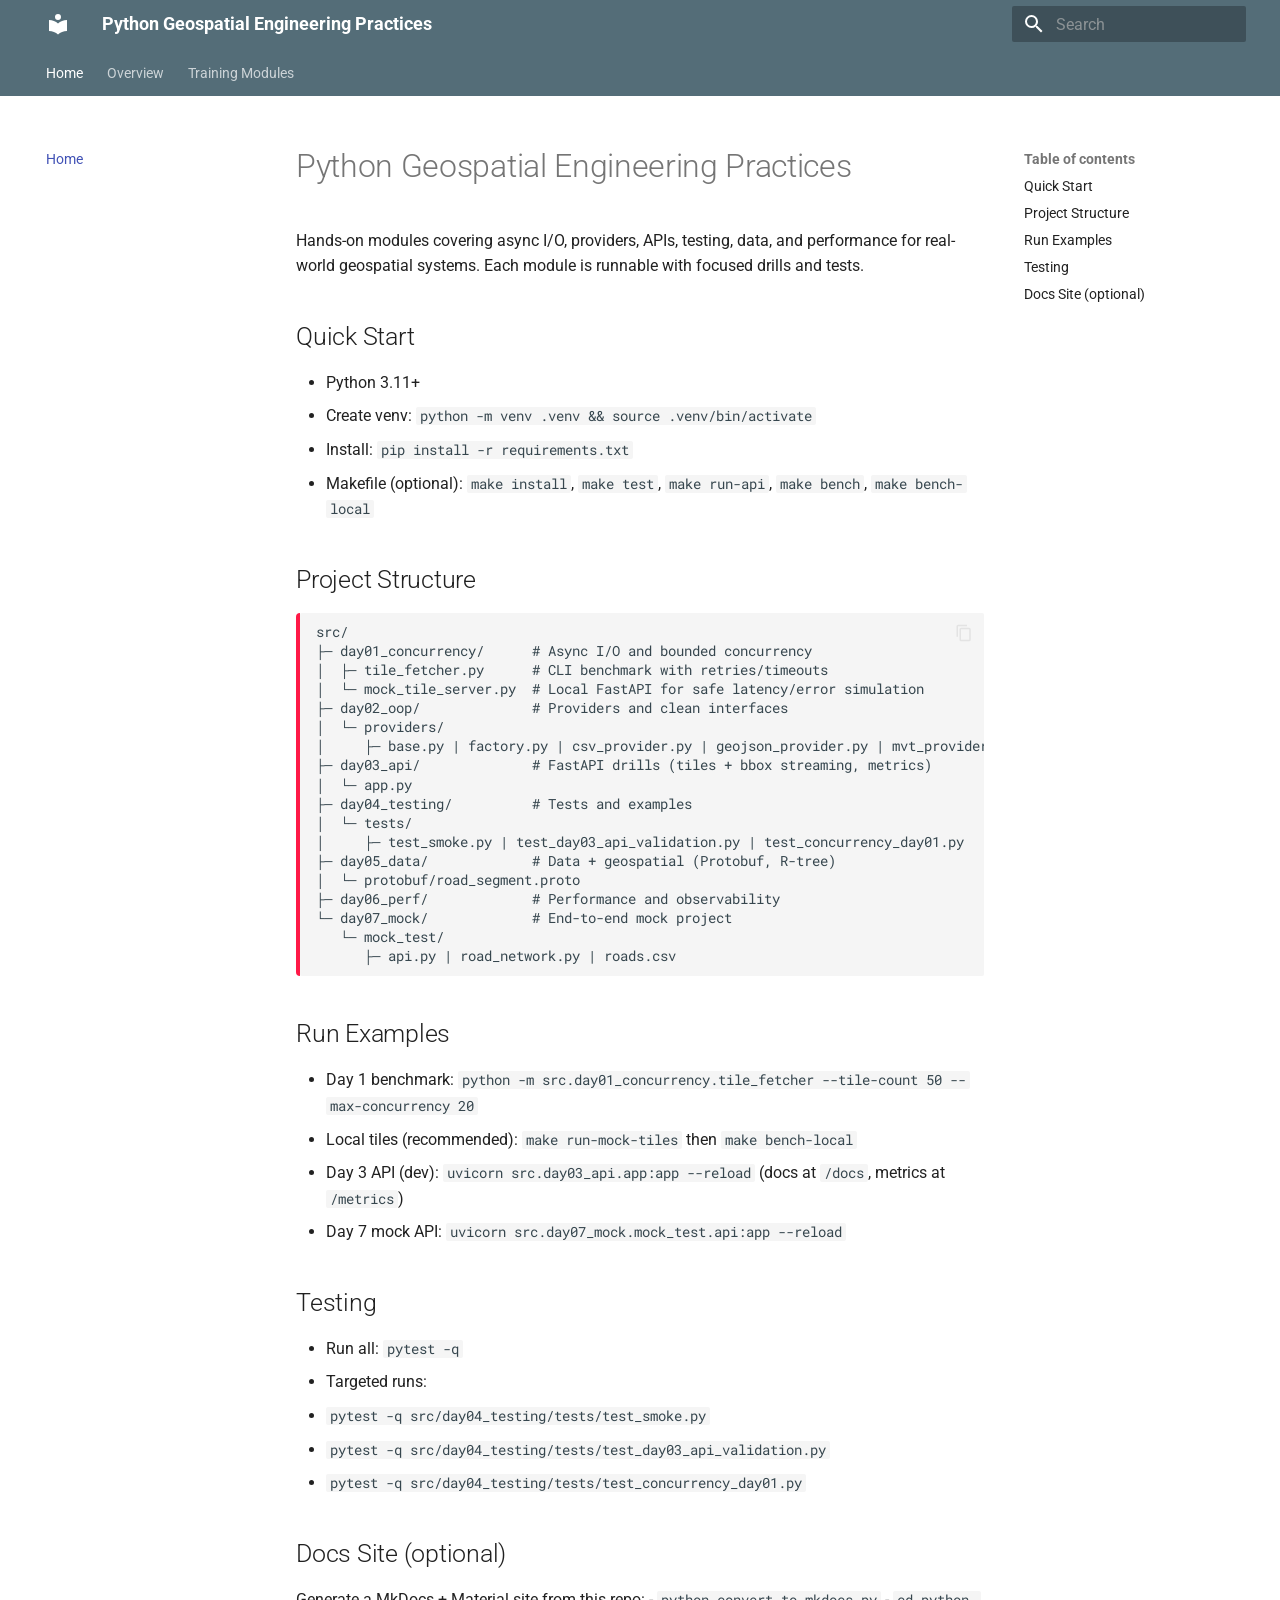
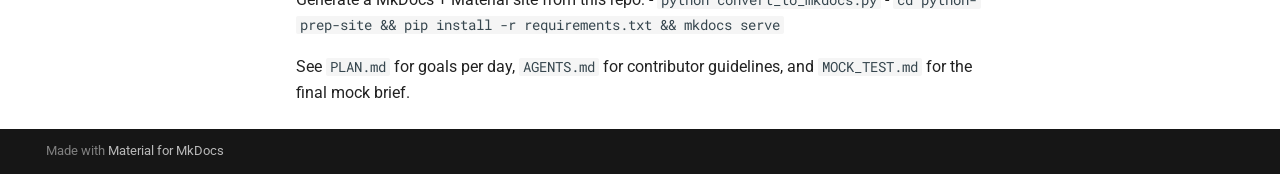
<file: python-prep-site/site/index.html>
<!doctype html>
<html lang="en" class="no-js">
  <head>
    
      <meta charset="utf-8">
      <meta name="viewport" content="width=device-width,initial-scale=1">
      
        <meta name="description" content="Practical patterns and drills for high-quality Python development with geospatial data">
      
      
      
      
      
        <link rel="next" href="study_plan/">
      
      
      <link rel="icon" href="assets/images/favicon.png">
      <meta name="generator" content="mkdocs-1.6.1, mkdocs-material-9.6.16">
    
    
      
        <title>Python Geospatial Engineering Practices</title>
      
    
    
      <link rel="stylesheet" href="assets/stylesheets/main.7e37652d.min.css">
      
        
        <link rel="stylesheet" href="assets/stylesheets/palette.06af60db.min.css">
      
      


    
    
      
    
    
      
        
        
        <link rel="preconnect" href="https://fonts.gstatic.com" crossorigin>
        <link rel="stylesheet" href="https://fonts.googleapis.com/css?family=Roboto:300,300i,400,400i,700,700i%7CRoboto+Mono:400,400i,700,700i&display=fallback">
        <style>:root{--md-text-font:"Roboto";--md-code-font:"Roboto Mono"}</style>
      
    
    
      <link rel="stylesheet" href="assets/_mkdocstrings.css">
    
      <link rel="stylesheet" href="stylesheets/extra.css">
    
    <script>__md_scope=new URL(".",location),__md_hash=e=>[...e].reduce(((e,_)=>(e<<5)-e+_.charCodeAt(0)),0),__md_get=(e,_=localStorage,t=__md_scope)=>JSON.parse(_.getItem(t.pathname+"."+e)),__md_set=(e,_,t=localStorage,a=__md_scope)=>{try{t.setItem(a.pathname+"."+e,JSON.stringify(_))}catch(e){}}</script>
    
      

    
    
    
  </head>
  
  
    
    
      
    
    
    
    
    <body dir="ltr" data-md-color-scheme="default" data-md-color-primary="blue-grey" data-md-color-accent="red">
  
    
    <input class="md-toggle" data-md-toggle="drawer" type="checkbox" id="__drawer" autocomplete="off">
    <input class="md-toggle" data-md-toggle="search" type="checkbox" id="__search" autocomplete="off">
    <label class="md-overlay" for="__drawer"></label>
    <div data-md-component="skip">
      
        
        <a href="#python-geospatial-engineering-practices" class="md-skip">
          Skip to content
        </a>
      
    </div>
    <div data-md-component="announce">
      
    </div>
    
    
      

<header class="md-header" data-md-component="header">
  <nav class="md-header__inner md-grid" aria-label="Header">
    <a href="." title="Python Geospatial Engineering Practices" class="md-header__button md-logo" aria-label="Python Geospatial Engineering Practices" data-md-component="logo">
      
  
  <svg xmlns="http://www.w3.org/2000/svg" viewBox="0 0 24 24"><path d="M12 8a3 3 0 0 0 3-3 3 3 0 0 0-3-3 3 3 0 0 0-3 3 3 3 0 0 0 3 3m0 3.54C9.64 9.35 6.5 8 3 8v11c3.5 0 6.64 1.35 9 3.54 2.36-2.19 5.5-3.54 9-3.54V8c-3.5 0-6.64 1.35-9 3.54"/></svg>

    </a>
    <label class="md-header__button md-icon" for="__drawer">
      
      <svg xmlns="http://www.w3.org/2000/svg" viewBox="0 0 24 24"><path d="M3 6h18v2H3zm0 5h18v2H3zm0 5h18v2H3z"/></svg>
    </label>
    <div class="md-header__title" data-md-component="header-title">
      <div class="md-header__ellipsis">
        <div class="md-header__topic">
          <span class="md-ellipsis">
            Python Geospatial Engineering Practices
          </span>
        </div>
        <div class="md-header__topic" data-md-component="header-topic">
          <span class="md-ellipsis">
            
              Home
            
          </span>
        </div>
      </div>
    </div>
    
      
        <form class="md-header__option" data-md-component="palette">
  
    
    
    
    <input class="md-option" data-md-color-media="" data-md-color-scheme="default" data-md-color-primary="blue-grey" data-md-color-accent="red"  aria-hidden="true"  type="radio" name="__palette" id="__palette_0">
    
  
    
    
    
    <input class="md-option" data-md-color-media="" data-md-color-scheme="slate" data-md-color-primary="blue-grey" data-md-color-accent="red"  aria-hidden="true"  type="radio" name="__palette" id="__palette_1">
    
  
</form>
      
    
    
      <script>var palette=__md_get("__palette");if(palette&&palette.color){if("(prefers-color-scheme)"===palette.color.media){var media=matchMedia("(prefers-color-scheme: light)"),input=document.querySelector(media.matches?"[data-md-color-media='(prefers-color-scheme: light)']":"[data-md-color-media='(prefers-color-scheme: dark)']");palette.color.media=input.getAttribute("data-md-color-media"),palette.color.scheme=input.getAttribute("data-md-color-scheme"),palette.color.primary=input.getAttribute("data-md-color-primary"),palette.color.accent=input.getAttribute("data-md-color-accent")}for(var[key,value]of Object.entries(palette.color))document.body.setAttribute("data-md-color-"+key,value)}</script>
    
    
    
      
      
        <label class="md-header__button md-icon" for="__search">
          
          <svg xmlns="http://www.w3.org/2000/svg" viewBox="0 0 24 24"><path d="M9.5 3A6.5 6.5 0 0 1 16 9.5c0 1.61-.59 3.09-1.56 4.23l.27.27h.79l5 5-1.5 1.5-5-5v-.79l-.27-.27A6.52 6.52 0 0 1 9.5 16 6.5 6.5 0 0 1 3 9.5 6.5 6.5 0 0 1 9.5 3m0 2C7 5 5 7 5 9.5S7 14 9.5 14 14 12 14 9.5 12 5 9.5 5"/></svg>
        </label>
        <div class="md-search" data-md-component="search" role="dialog">
  <label class="md-search__overlay" for="__search"></label>
  <div class="md-search__inner" role="search">
    <form class="md-search__form" name="search">
      <input type="text" class="md-search__input" name="query" aria-label="Search" placeholder="Search" autocapitalize="off" autocorrect="off" autocomplete="off" spellcheck="false" data-md-component="search-query" required>
      <label class="md-search__icon md-icon" for="__search">
        
        <svg xmlns="http://www.w3.org/2000/svg" viewBox="0 0 24 24"><path d="M9.5 3A6.5 6.5 0 0 1 16 9.5c0 1.61-.59 3.09-1.56 4.23l.27.27h.79l5 5-1.5 1.5-5-5v-.79l-.27-.27A6.52 6.52 0 0 1 9.5 16 6.5 6.5 0 0 1 3 9.5 6.5 6.5 0 0 1 9.5 3m0 2C7 5 5 7 5 9.5S7 14 9.5 14 14 12 14 9.5 12 5 9.5 5"/></svg>
        
        <svg xmlns="http://www.w3.org/2000/svg" viewBox="0 0 24 24"><path d="M20 11v2H8l5.5 5.5-1.42 1.42L4.16 12l7.92-7.92L13.5 5.5 8 11z"/></svg>
      </label>
      <nav class="md-search__options" aria-label="Search">
        
        <button type="reset" class="md-search__icon md-icon" title="Clear" aria-label="Clear" tabindex="-1">
          
          <svg xmlns="http://www.w3.org/2000/svg" viewBox="0 0 24 24"><path d="M19 6.41 17.59 5 12 10.59 6.41 5 5 6.41 10.59 12 5 17.59 6.41 19 12 13.41 17.59 19 19 17.59 13.41 12z"/></svg>
        </button>
      </nav>
      
        <div class="md-search__suggest" data-md-component="search-suggest"></div>
      
    </form>
    <div class="md-search__output">
      <div class="md-search__scrollwrap" tabindex="0" data-md-scrollfix>
        <div class="md-search-result" data-md-component="search-result">
          <div class="md-search-result__meta">
            Initializing search
          </div>
          <ol class="md-search-result__list" role="presentation"></ol>
        </div>
      </div>
    </div>
  </div>
</div>
      
    
    
  </nav>
  
</header>
    
    <div class="md-container" data-md-component="container">
      
      
        
          
            
<nav class="md-tabs" aria-label="Tabs" data-md-component="tabs">
  <div class="md-grid">
    <ul class="md-tabs__list">
      
        
  
  
  
    
  
  
    <li class="md-tabs__item md-tabs__item--active">
      <a href="." class="md-tabs__link">
        
  
  
    
  
  Home

      </a>
    </li>
  

      
        
  
  
  
  
    
    
      <li class="md-tabs__item">
        <a href="study_plan/" class="md-tabs__link">
          
  
  
  Overview

        </a>
      </li>
    
  

      
        
  
  
  
  
    
    
      
  
  
  
  
    
    
      <li class="md-tabs__item">
        <a href="day01_concurrency/" class="md-tabs__link">
          
  
  
  Training Modules

        </a>
      </li>
    
  

    
  

      
    </ul>
  </div>
</nav>
          
        
      
      <main class="md-main" data-md-component="main">
        <div class="md-main__inner md-grid">
          
            
              
              <div class="md-sidebar md-sidebar--primary" data-md-component="sidebar" data-md-type="navigation" >
                <div class="md-sidebar__scrollwrap">
                  <div class="md-sidebar__inner">
                    


  


<nav class="md-nav md-nav--primary md-nav--lifted" aria-label="Navigation" data-md-level="0">
  <label class="md-nav__title" for="__drawer">
    <a href="." title="Python Geospatial Engineering Practices" class="md-nav__button md-logo" aria-label="Python Geospatial Engineering Practices" data-md-component="logo">
      
  
  <svg xmlns="http://www.w3.org/2000/svg" viewBox="0 0 24 24"><path d="M12 8a3 3 0 0 0 3-3 3 3 0 0 0-3-3 3 3 0 0 0-3 3 3 3 0 0 0 3 3m0 3.54C9.64 9.35 6.5 8 3 8v11c3.5 0 6.64 1.35 9 3.54 2.36-2.19 5.5-3.54 9-3.54V8c-3.5 0-6.64 1.35-9 3.54"/></svg>

    </a>
    Python Geospatial Engineering Practices
  </label>
  
  <ul class="md-nav__list" data-md-scrollfix>
    
      
      
  
  
    
  
  
  
    <li class="md-nav__item md-nav__item--active">
      
      <input class="md-nav__toggle md-toggle" type="checkbox" id="__toc">
      
      
        
      
      
        <label class="md-nav__link md-nav__link--active" for="__toc">
          
  
  
  <span class="md-ellipsis">
    Home
    
  </span>
  

          <span class="md-nav__icon md-icon"></span>
        </label>
      
      <a href="." class="md-nav__link md-nav__link--active">
        
  
  
  <span class="md-ellipsis">
    Home
    
  </span>
  

      </a>
      
        

<nav class="md-nav md-nav--secondary" aria-label="Table of contents">
  
  
  
    
  
  
    <label class="md-nav__title" for="__toc">
      <span class="md-nav__icon md-icon"></span>
      Table of contents
    </label>
    <ul class="md-nav__list" data-md-component="toc" data-md-scrollfix>
      
        <li class="md-nav__item">
  <a href="#quick-start" class="md-nav__link">
    <span class="md-ellipsis">
      Quick Start
    </span>
  </a>
  
</li>
      
        <li class="md-nav__item">
  <a href="#project-structure" class="md-nav__link">
    <span class="md-ellipsis">
      Project Structure
    </span>
  </a>
  
</li>
      
        <li class="md-nav__item">
  <a href="#run-examples" class="md-nav__link">
    <span class="md-ellipsis">
      Run Examples
    </span>
  </a>
  
</li>
      
        <li class="md-nav__item">
  <a href="#testing" class="md-nav__link">
    <span class="md-ellipsis">
      Testing
    </span>
  </a>
  
</li>
      
        <li class="md-nav__item">
  <a href="#docs-site-optional" class="md-nav__link">
    <span class="md-ellipsis">
      Docs Site (optional)
    </span>
  </a>
  
</li>
      
    </ul>
  
</nav>
      
    </li>
  

    
      
      
  
  
  
  
    
    
    
    
      
      
        
      
    
    
    <li class="md-nav__item md-nav__item--nested">
      
        
        
        <input class="md-nav__toggle md-toggle " type="checkbox" id="__nav_2" >
        
          
          <label class="md-nav__link" for="__nav_2" id="__nav_2_label" tabindex="0">
            
  
  
  <span class="md-ellipsis">
    Overview
    
  </span>
  

            <span class="md-nav__icon md-icon"></span>
          </label>
        
        <nav class="md-nav" data-md-level="1" aria-labelledby="__nav_2_label" aria-expanded="false">
          <label class="md-nav__title" for="__nav_2">
            <span class="md-nav__icon md-icon"></span>
            Overview
          </label>
          <ul class="md-nav__list" data-md-scrollfix>
            
              
                
  
  
  
  
    <li class="md-nav__item">
      <a href="study_plan/" class="md-nav__link">
        
  
  
  <span class="md-ellipsis">
    Study Plan
    
  </span>
  

      </a>
    </li>
  

              
            
          </ul>
        </nav>
      
    </li>
  

    
      
      
  
  
  
  
    
    
    
    
      
      
        
      
    
    
    <li class="md-nav__item md-nav__item--nested">
      
        
        
        <input class="md-nav__toggle md-toggle " type="checkbox" id="__nav_3" >
        
          
          <label class="md-nav__link" for="__nav_3" id="__nav_3_label" tabindex="0">
            
  
  
  <span class="md-ellipsis">
    Training Modules
    
  </span>
  

            <span class="md-nav__icon md-icon"></span>
          </label>
        
        <nav class="md-nav" data-md-level="1" aria-labelledby="__nav_3_label" aria-expanded="false">
          <label class="md-nav__title" for="__nav_3">
            <span class="md-nav__icon md-icon"></span>
            Training Modules
          </label>
          <ul class="md-nav__list" data-md-scrollfix>
            
              
                
  
  
  
  
    
    
    
    
      
      
        
      
    
    
    <li class="md-nav__item md-nav__item--nested">
      
        
        
        <input class="md-nav__toggle md-toggle " type="checkbox" id="__nav_3_1" >
        
          
          <label class="md-nav__link" for="__nav_3_1" id="__nav_3_1_label" tabindex="0">
            
  
  
  <span class="md-ellipsis">
    Day 01 - Concurrency
    
  </span>
  

            <span class="md-nav__icon md-icon"></span>
          </label>
        
        <nav class="md-nav" data-md-level="2" aria-labelledby="__nav_3_1_label" aria-expanded="false">
          <label class="md-nav__title" for="__nav_3_1">
            <span class="md-nav__icon md-icon"></span>
            Day 01 - Concurrency
          </label>
          <ul class="md-nav__list" data-md-scrollfix>
            
              
                
  
  
  
  
    <li class="md-nav__item">
      <a href="day01_concurrency/" class="md-nav__link">
        
  
  
  <span class="md-ellipsis">
    Overview
    
  </span>
  

      </a>
    </li>
  

              
            
          </ul>
        </nav>
      
    </li>
  

              
            
              
                
  
  
  
  
    
    
    
    
      
      
        
      
    
    
    <li class="md-nav__item md-nav__item--nested">
      
        
        
        <input class="md-nav__toggle md-toggle " type="checkbox" id="__nav_3_2" >
        
          
          <label class="md-nav__link" for="__nav_3_2" id="__nav_3_2_label" tabindex="0">
            
  
  
  <span class="md-ellipsis">
    Day 02 - Oop
    
  </span>
  

            <span class="md-nav__icon md-icon"></span>
          </label>
        
        <nav class="md-nav" data-md-level="2" aria-labelledby="__nav_3_2_label" aria-expanded="false">
          <label class="md-nav__title" for="__nav_3_2">
            <span class="md-nav__icon md-icon"></span>
            Day 02 - Oop
          </label>
          <ul class="md-nav__list" data-md-scrollfix>
            
              
                
  
  
  
  
    <li class="md-nav__item">
      <a href="day02_oop/" class="md-nav__link">
        
  
  
  <span class="md-ellipsis">
    Overview
    
  </span>
  

      </a>
    </li>
  

              
            
          </ul>
        </nav>
      
    </li>
  

              
            
              
                
  
  
  
  
    
    
    
    
      
      
        
      
    
    
    <li class="md-nav__item md-nav__item--nested">
      
        
        
        <input class="md-nav__toggle md-toggle " type="checkbox" id="__nav_3_3" >
        
          
          <label class="md-nav__link" for="__nav_3_3" id="__nav_3_3_label" tabindex="0">
            
  
  
  <span class="md-ellipsis">
    Day 03 - Api
    
  </span>
  

            <span class="md-nav__icon md-icon"></span>
          </label>
        
        <nav class="md-nav" data-md-level="2" aria-labelledby="__nav_3_3_label" aria-expanded="false">
          <label class="md-nav__title" for="__nav_3_3">
            <span class="md-nav__icon md-icon"></span>
            Day 03 - Api
          </label>
          <ul class="md-nav__list" data-md-scrollfix>
            
              
                
  
  
  
  
    <li class="md-nav__item">
      <a href="day03_api/" class="md-nav__link">
        
  
  
  <span class="md-ellipsis">
    Overview
    
  </span>
  

      </a>
    </li>
  

              
            
          </ul>
        </nav>
      
    </li>
  

              
            
              
                
  
  
  
  
    
    
    
    
      
      
        
      
    
    
    <li class="md-nav__item md-nav__item--nested">
      
        
        
        <input class="md-nav__toggle md-toggle " type="checkbox" id="__nav_3_4" >
        
          
          <label class="md-nav__link" for="__nav_3_4" id="__nav_3_4_label" tabindex="0">
            
  
  
  <span class="md-ellipsis">
    Day 04 - Testing
    
  </span>
  

            <span class="md-nav__icon md-icon"></span>
          </label>
        
        <nav class="md-nav" data-md-level="2" aria-labelledby="__nav_3_4_label" aria-expanded="false">
          <label class="md-nav__title" for="__nav_3_4">
            <span class="md-nav__icon md-icon"></span>
            Day 04 - Testing
          </label>
          <ul class="md-nav__list" data-md-scrollfix>
            
              
                
  
  
  
  
    <li class="md-nav__item">
      <a href="day04_testing/" class="md-nav__link">
        
  
  
  <span class="md-ellipsis">
    Overview
    
  </span>
  

      </a>
    </li>
  

              
            
          </ul>
        </nav>
      
    </li>
  

              
            
              
                
  
  
  
  
    
    
    
    
      
      
        
      
    
    
    <li class="md-nav__item md-nav__item--nested">
      
        
        
        <input class="md-nav__toggle md-toggle " type="checkbox" id="__nav_3_5" >
        
          
          <label class="md-nav__link" for="__nav_3_5" id="__nav_3_5_label" tabindex="0">
            
  
  
  <span class="md-ellipsis">
    Day 05 - Data
    
  </span>
  

            <span class="md-nav__icon md-icon"></span>
          </label>
        
        <nav class="md-nav" data-md-level="2" aria-labelledby="__nav_3_5_label" aria-expanded="false">
          <label class="md-nav__title" for="__nav_3_5">
            <span class="md-nav__icon md-icon"></span>
            Day 05 - Data
          </label>
          <ul class="md-nav__list" data-md-scrollfix>
            
              
                
  
  
  
  
    <li class="md-nav__item">
      <a href="day05_data/" class="md-nav__link">
        
  
  
  <span class="md-ellipsis">
    Overview
    
  </span>
  

      </a>
    </li>
  

              
            
          </ul>
        </nav>
      
    </li>
  

              
            
              
                
  
  
  
  
    
    
    
    
      
      
        
      
    
    
    <li class="md-nav__item md-nav__item--nested">
      
        
        
        <input class="md-nav__toggle md-toggle " type="checkbox" id="__nav_3_6" >
        
          
          <label class="md-nav__link" for="__nav_3_6" id="__nav_3_6_label" tabindex="0">
            
  
  
  <span class="md-ellipsis">
    Day 06 - Perf
    
  </span>
  

            <span class="md-nav__icon md-icon"></span>
          </label>
        
        <nav class="md-nav" data-md-level="2" aria-labelledby="__nav_3_6_label" aria-expanded="false">
          <label class="md-nav__title" for="__nav_3_6">
            <span class="md-nav__icon md-icon"></span>
            Day 06 - Perf
          </label>
          <ul class="md-nav__list" data-md-scrollfix>
            
              
                
  
  
  
  
    <li class="md-nav__item">
      <a href="day06_perf/" class="md-nav__link">
        
  
  
  <span class="md-ellipsis">
    Overview
    
  </span>
  

      </a>
    </li>
  

              
            
          </ul>
        </nav>
      
    </li>
  

              
            
              
                
  
  
  
  
    
    
    
    
      
      
        
      
    
    
    <li class="md-nav__item md-nav__item--nested">
      
        
        
        <input class="md-nav__toggle md-toggle " type="checkbox" id="__nav_3_7" >
        
          
          <label class="md-nav__link" for="__nav_3_7" id="__nav_3_7_label" tabindex="0">
            
  
  
  <span class="md-ellipsis">
    Day 07 - Mock
    
  </span>
  

            <span class="md-nav__icon md-icon"></span>
          </label>
        
        <nav class="md-nav" data-md-level="2" aria-labelledby="__nav_3_7_label" aria-expanded="false">
          <label class="md-nav__title" for="__nav_3_7">
            <span class="md-nav__icon md-icon"></span>
            Day 07 - Mock
          </label>
          <ul class="md-nav__list" data-md-scrollfix>
            
              
                
  
  
  
  
    <li class="md-nav__item">
      <a href="day07_mock/" class="md-nav__link">
        
  
  
  <span class="md-ellipsis">
    Overview
    
  </span>
  

      </a>
    </li>
  

              
            
          </ul>
        </nav>
      
    </li>
  

              
            
          </ul>
        </nav>
      
    </li>
  

    
  </ul>
</nav>
                  </div>
                </div>
              </div>
            
            
              
              <div class="md-sidebar md-sidebar--secondary" data-md-component="sidebar" data-md-type="toc" >
                <div class="md-sidebar__scrollwrap">
                  <div class="md-sidebar__inner">
                    

<nav class="md-nav md-nav--secondary" aria-label="Table of contents">
  
  
  
    
  
  
    <label class="md-nav__title" for="__toc">
      <span class="md-nav__icon md-icon"></span>
      Table of contents
    </label>
    <ul class="md-nav__list" data-md-component="toc" data-md-scrollfix>
      
        <li class="md-nav__item">
  <a href="#quick-start" class="md-nav__link">
    <span class="md-ellipsis">
      Quick Start
    </span>
  </a>
  
</li>
      
        <li class="md-nav__item">
  <a href="#project-structure" class="md-nav__link">
    <span class="md-ellipsis">
      Project Structure
    </span>
  </a>
  
</li>
      
        <li class="md-nav__item">
  <a href="#run-examples" class="md-nav__link">
    <span class="md-ellipsis">
      Run Examples
    </span>
  </a>
  
</li>
      
        <li class="md-nav__item">
  <a href="#testing" class="md-nav__link">
    <span class="md-ellipsis">
      Testing
    </span>
  </a>
  
</li>
      
        <li class="md-nav__item">
  <a href="#docs-site-optional" class="md-nav__link">
    <span class="md-ellipsis">
      Docs Site (optional)
    </span>
  </a>
  
</li>
      
    </ul>
  
</nav>
                  </div>
                </div>
              </div>
            
          
          
            <div class="md-content" data-md-component="content">
              <article class="md-content__inner md-typeset">
                
                  



<h1 id="python-geospatial-engineering-practices">Python Geospatial Engineering Practices</h1>
<p>Hands-on modules covering async I/O, providers, APIs, testing, data, and performance for real-world geospatial systems. Each module is runnable with focused drills and tests.</p>
<h2 id="quick-start">Quick Start</h2>
<ul>
<li>Python 3.11+</li>
<li>Create venv: <code>python -m venv .venv &amp;&amp; source .venv/bin/activate</code></li>
<li>Install: <code>pip install -r requirements.txt</code></li>
<li>Makefile (optional): <code>make install</code>, <code>make test</code>, <code>make run-api</code>, <code>make bench</code>, <code>make bench-local</code></li>
</ul>
<h2 id="project-structure">Project Structure</h2>
<div class="highlight"><pre><span></span><code>src/
├─ day01_concurrency/      # Async I/O and bounded concurrency
│  ├─ tile_fetcher.py      # CLI benchmark with retries/timeouts
│  └─ mock_tile_server.py  # Local FastAPI for safe latency/error simulation
├─ day02_oop/              # Providers and clean interfaces
│  └─ providers/
│     ├─ base.py | factory.py | csv_provider.py | geojson_provider.py | mvt_provider.py
├─ day03_api/              # FastAPI drills (tiles + bbox streaming, metrics)
│  └─ app.py
├─ day04_testing/          # Tests and examples
│  └─ tests/
│     ├─ test_smoke.py | test_day03_api_validation.py | test_concurrency_day01.py
├─ day05_data/             # Data + geospatial (Protobuf, R-tree)
│  └─ protobuf/road_segment.proto
├─ day06_perf/             # Performance and observability
└─ day07_mock/             # End-to-end mock project
   └─ mock_test/
      ├─ api.py | road_network.py | roads.csv
</code></pre></div>
<h2 id="run-examples">Run Examples</h2>
<ul>
<li>Day 1 benchmark: <code>python -m src.day01_concurrency.tile_fetcher --tile-count 50 --max-concurrency 20</code></li>
<li>Local tiles (recommended): <code>make run-mock-tiles</code> then <code>make bench-local</code></li>
<li>Day 3 API (dev): <code>uvicorn src.day03_api.app:app --reload</code> (docs at <code>/docs</code>, metrics at <code>/metrics</code>)</li>
<li>Day 7 mock API: <code>uvicorn src.day07_mock.mock_test.api:app --reload</code></li>
</ul>
<h2 id="testing">Testing</h2>
<ul>
<li>Run all: <code>pytest -q</code></li>
<li>Targeted runs:</li>
<li><code>pytest -q src/day04_testing/tests/test_smoke.py</code></li>
<li><code>pytest -q src/day04_testing/tests/test_day03_api_validation.py</code></li>
<li><code>pytest -q src/day04_testing/tests/test_concurrency_day01.py</code></li>
</ul>
<h2 id="docs-site-optional">Docs Site (optional)</h2>
<p>Generate a MkDocs + Material site from this repo:
- <code>python convert_to_mkdocs.py</code>
- <code>cd python-prep-site &amp;&amp; pip install -r requirements.txt &amp;&amp; mkdocs serve</code></p>
<p>See <code>PLAN.md</code> for goals per day, <code>AGENTS.md</code> for contributor guidelines, and <code>MOCK_TEST.md</code> for the final mock brief.</p>












                
              </article>
            </div>
          
          
<script>var target=document.getElementById(location.hash.slice(1));target&&target.name&&(target.checked=target.name.startsWith("__tabbed_"))</script>
        </div>
        
      </main>
      
        <footer class="md-footer">
  
  <div class="md-footer-meta md-typeset">
    <div class="md-footer-meta__inner md-grid">
      <div class="md-copyright">
  
  
    Made with
    <a href="https://squidfunk.github.io/mkdocs-material/" target="_blank" rel="noopener">
      Material for MkDocs
    </a>
  
</div>
      
    </div>
  </div>
</footer>
      
    </div>
    <div class="md-dialog" data-md-component="dialog">
      <div class="md-dialog__inner md-typeset"></div>
    </div>
    
    
    
      
      <script id="__config" type="application/json">{"base": ".", "features": ["navigation.tabs", "navigation.sections", "toc.follow", "search.suggest", "content.code.copy"], "search": "assets/javascripts/workers/search.d50fe291.min.js", "tags": null, "translations": {"clipboard.copied": "Copied to clipboard", "clipboard.copy": "Copy to clipboard", "search.result.more.one": "1 more on this page", "search.result.more.other": "# more on this page", "search.result.none": "No matching documents", "search.result.one": "1 matching document", "search.result.other": "# matching documents", "search.result.placeholder": "Type to start searching", "search.result.term.missing": "Missing", "select.version": "Select version"}, "version": null}</script>
    
    
      <script src="assets/javascripts/bundle.50899def.min.js"></script>
      
        <script src="javascripts/config.js"></script>
      
    
  </body>
</html>
</file>
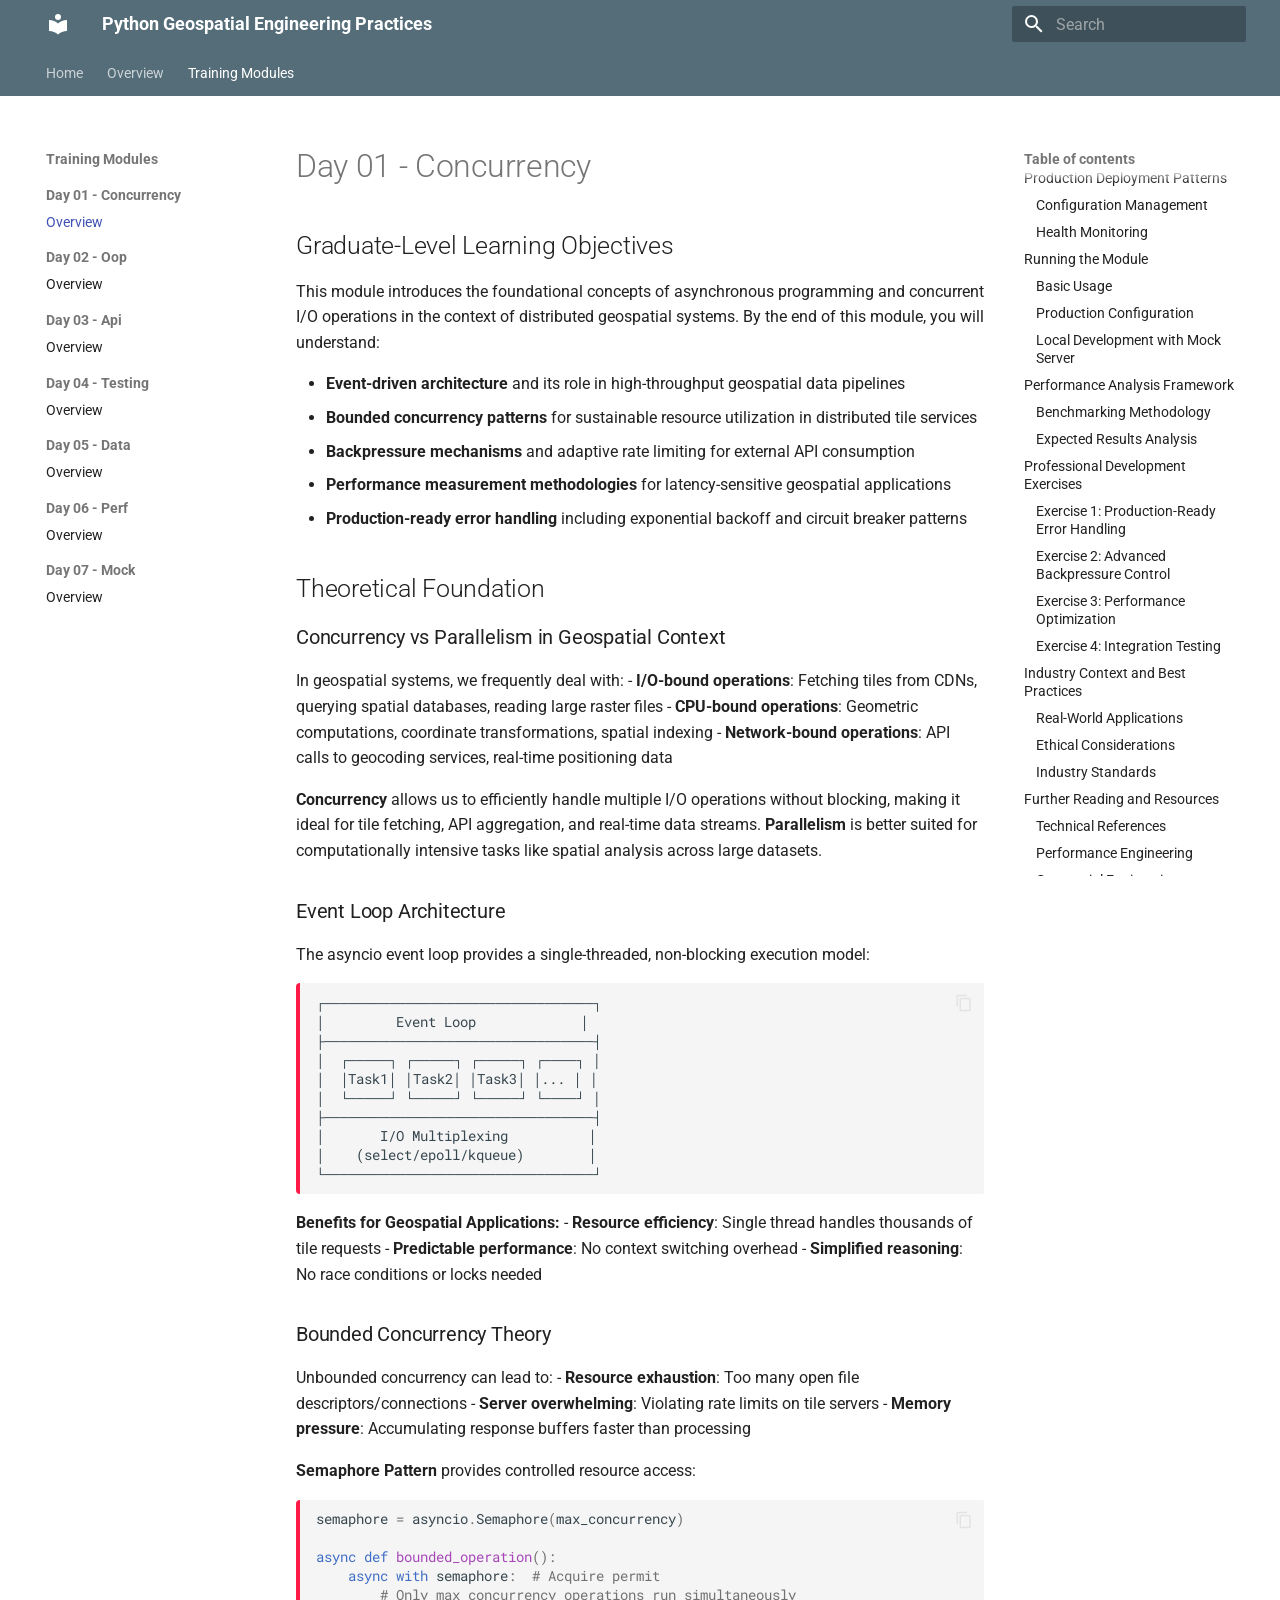
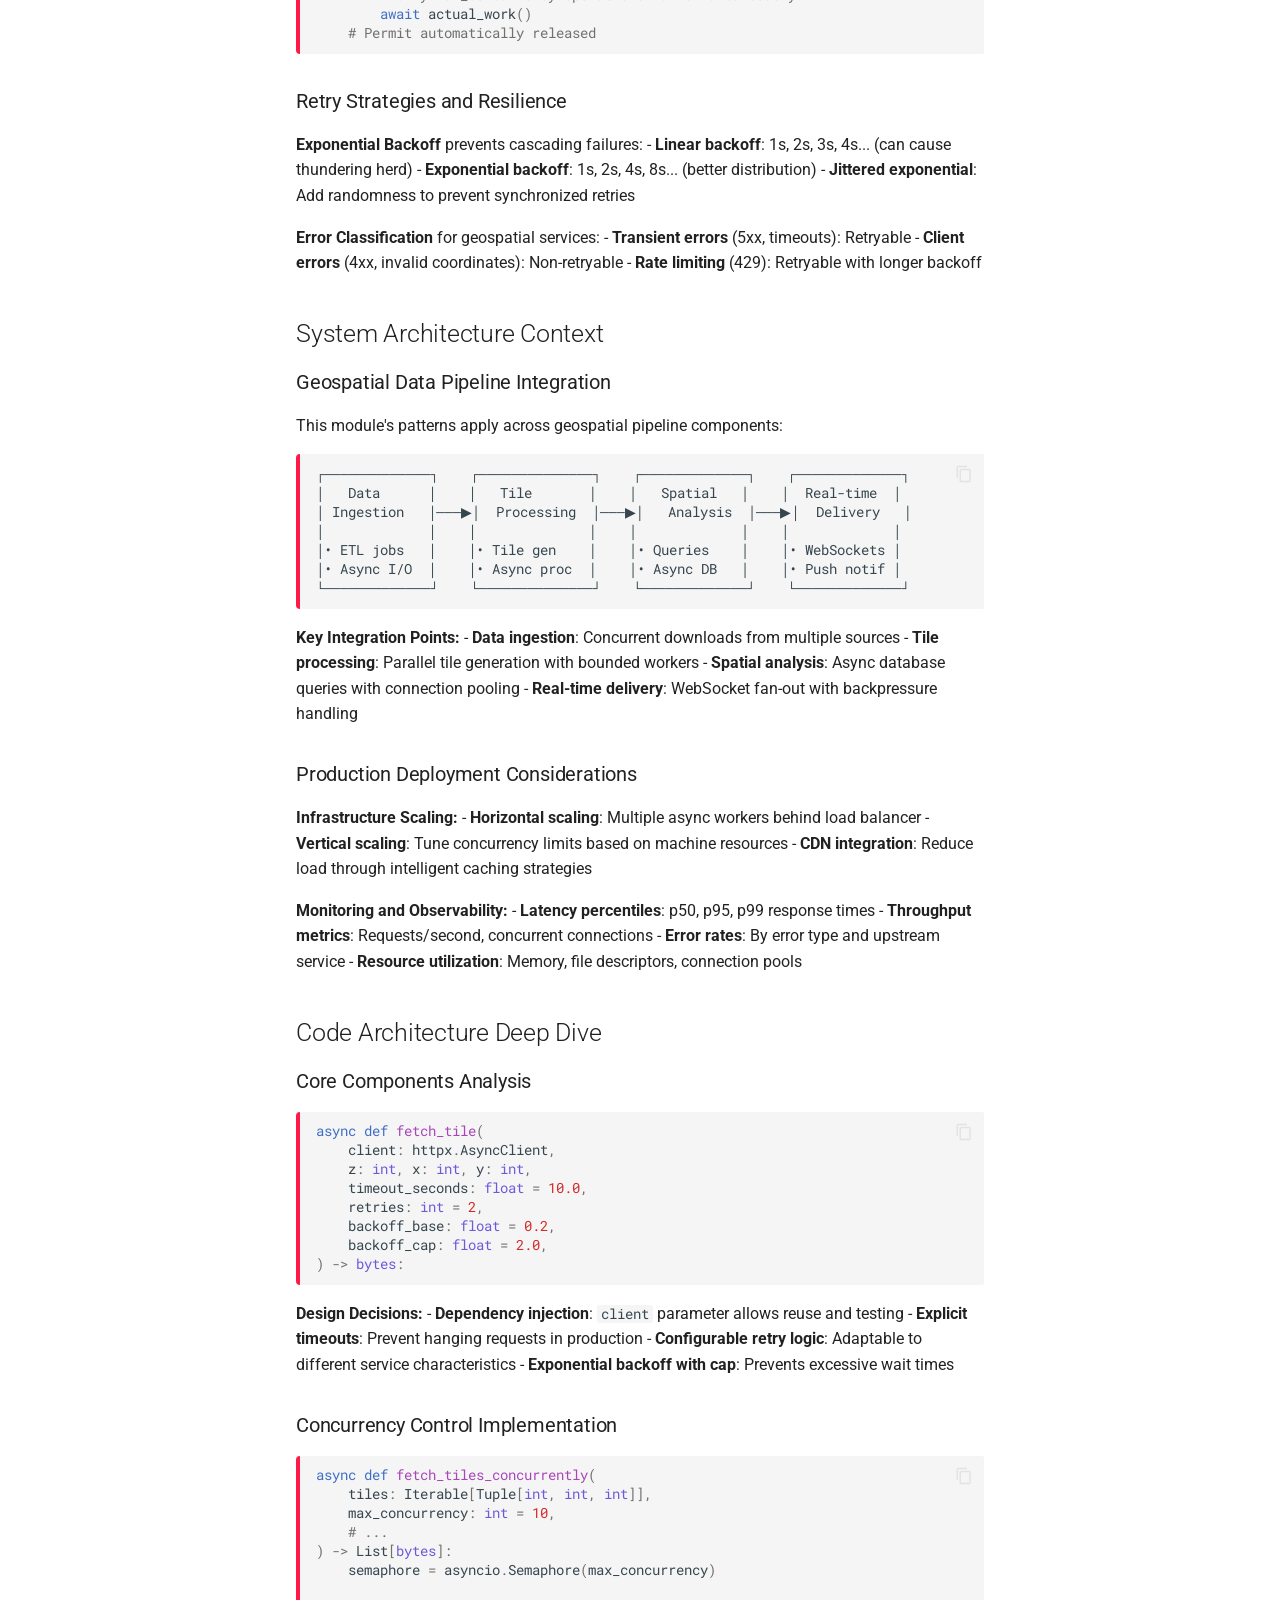
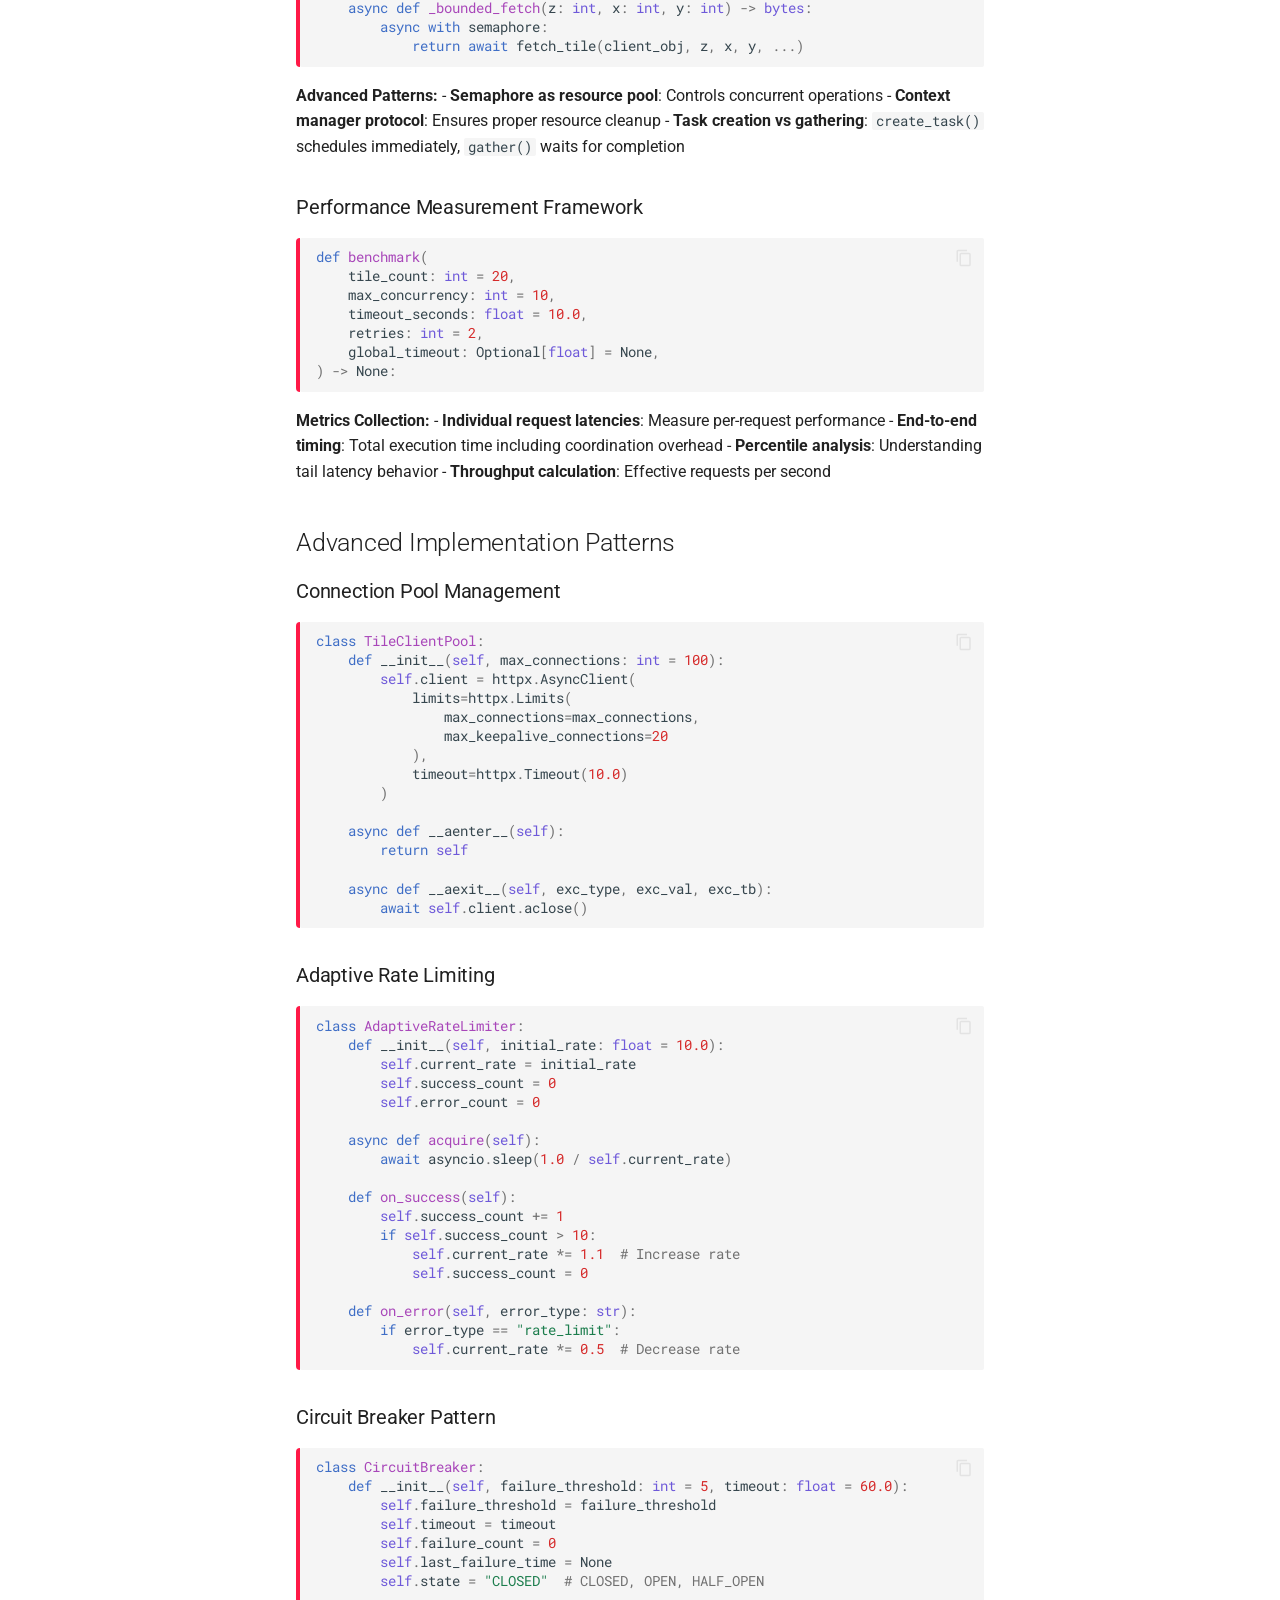
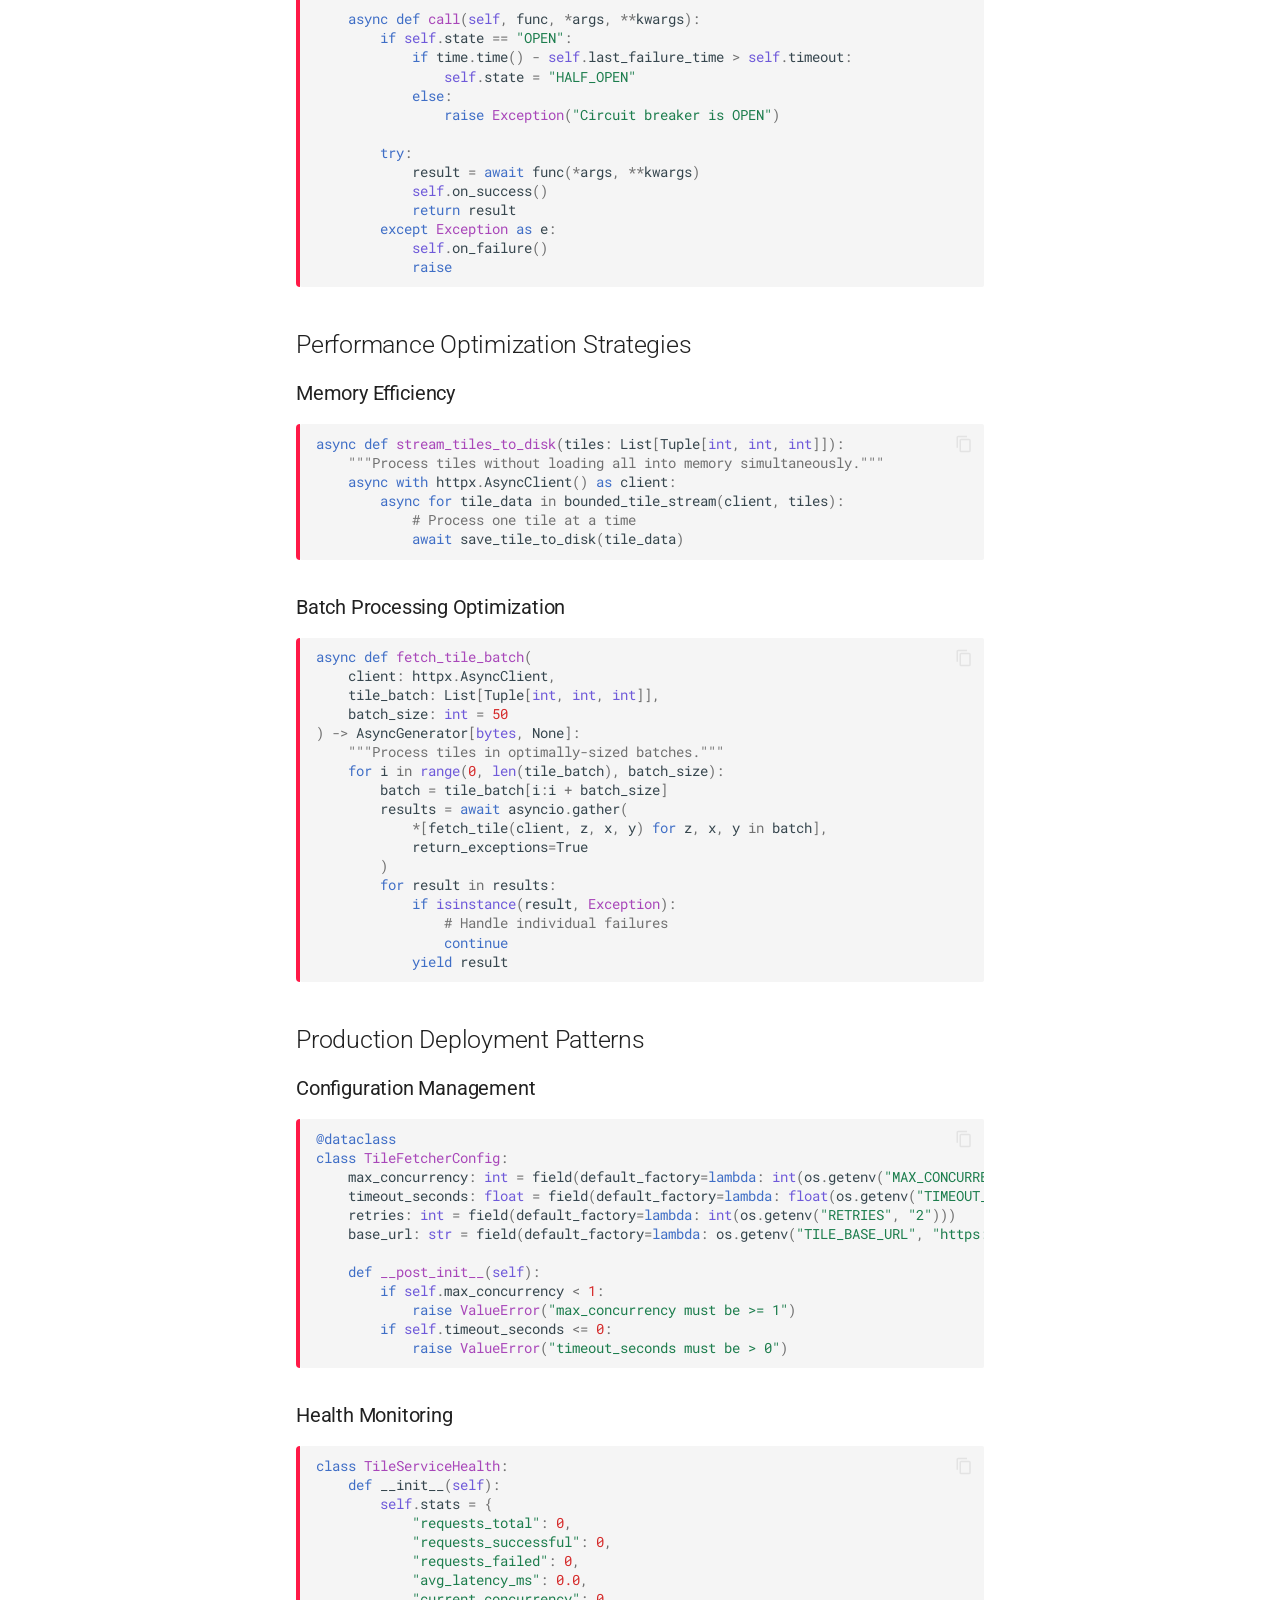
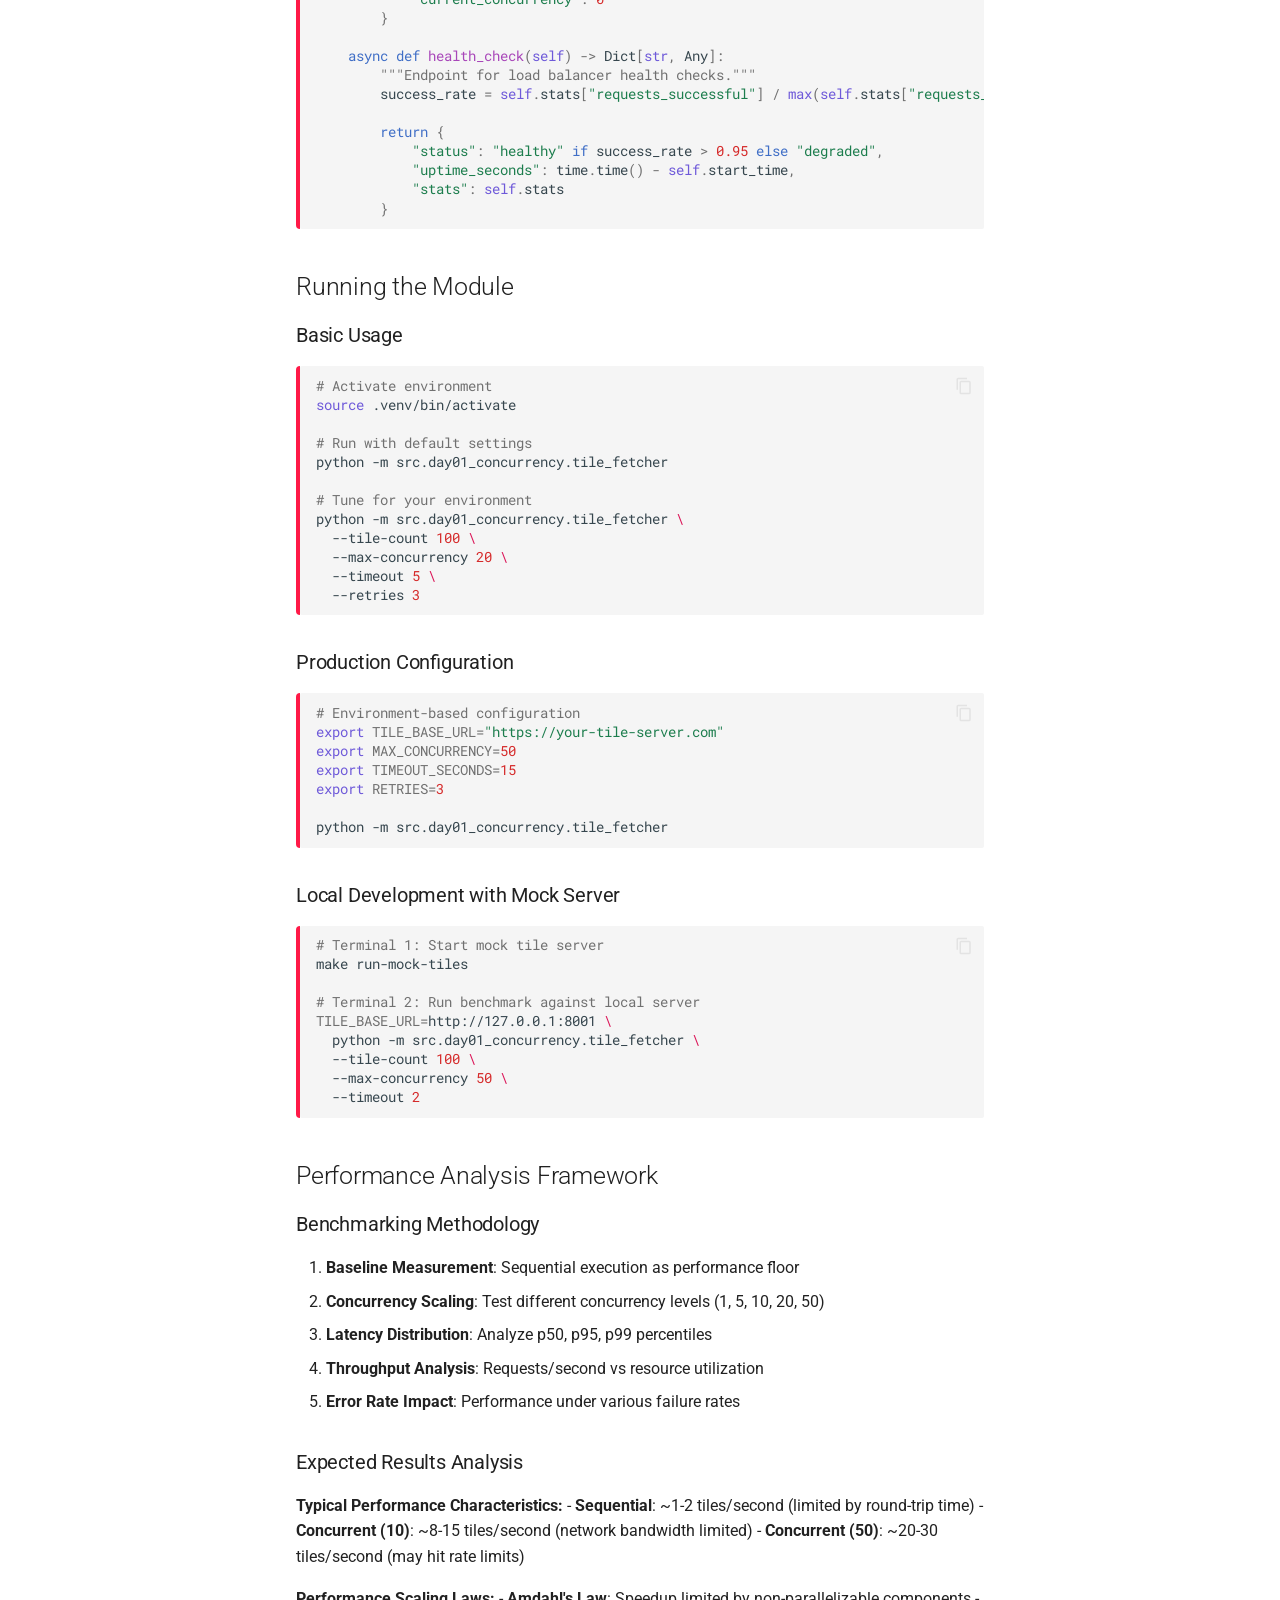
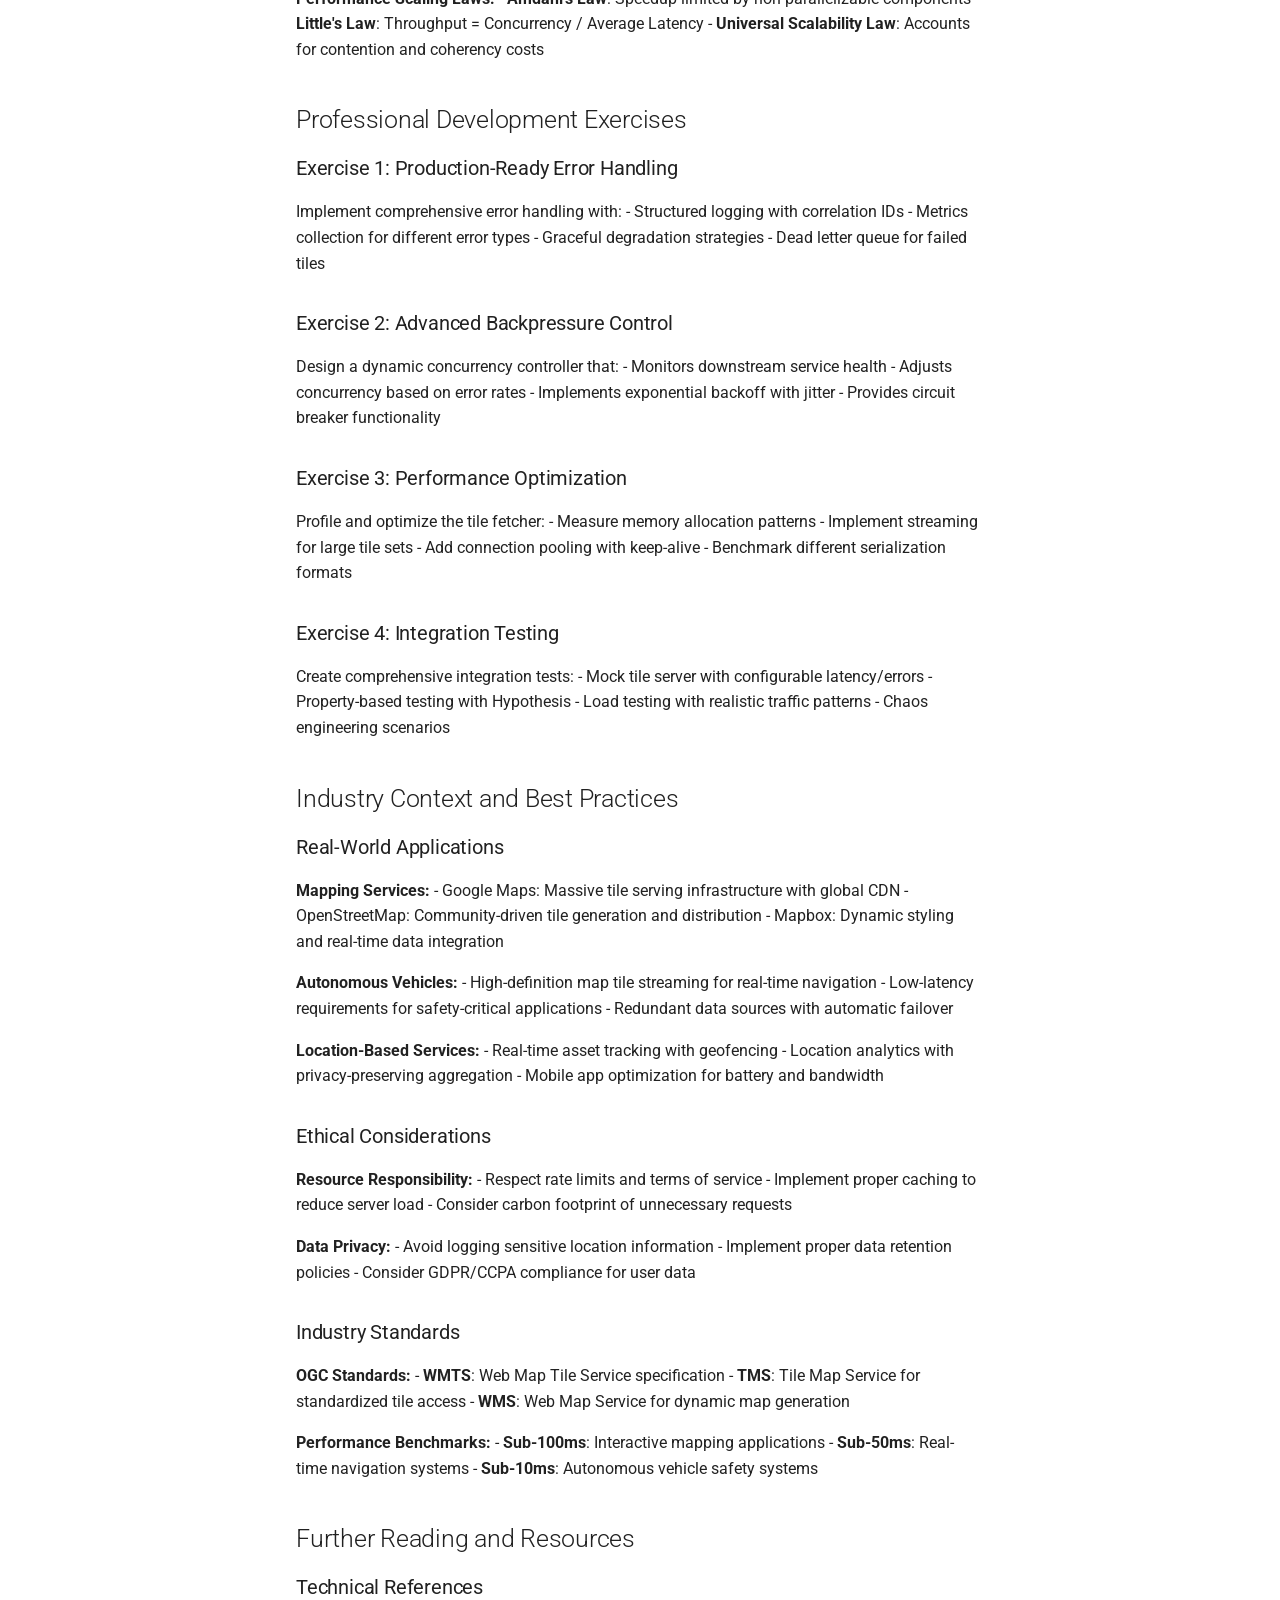
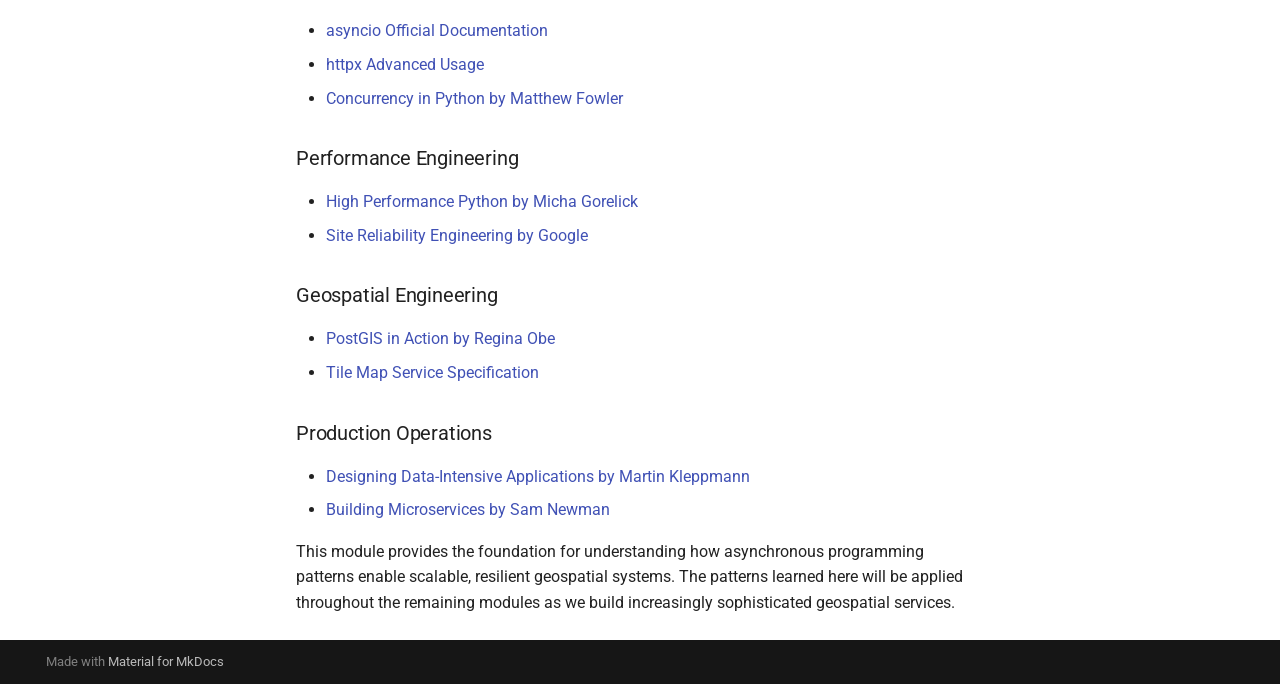
<file: python-prep-site/site/day01_concurrency/index.html>
<!doctype html>
<html lang="en" class="no-js">
  <head>
    
      <meta charset="utf-8">
      <meta name="viewport" content="width=device-width,initial-scale=1">
      
        <meta name="description" content="Practical patterns and drills for high-quality Python development with geospatial data">
      
      
      
      
        <link rel="prev" href="../study_plan/">
      
      
        <link rel="next" href="../day02_oop/">
      
      
      <link rel="icon" href="../assets/images/favicon.png">
      <meta name="generator" content="mkdocs-1.6.1, mkdocs-material-9.6.16">
    
    
      
        <title>Overview - Python Geospatial Engineering Practices</title>
      
    
    
      <link rel="stylesheet" href="../assets/stylesheets/main.7e37652d.min.css">
      
        
        <link rel="stylesheet" href="../assets/stylesheets/palette.06af60db.min.css">
      
      


    
    
      
    
    
      
        
        
        <link rel="preconnect" href="https://fonts.gstatic.com" crossorigin>
        <link rel="stylesheet" href="https://fonts.googleapis.com/css?family=Roboto:300,300i,400,400i,700,700i%7CRoboto+Mono:400,400i,700,700i&display=fallback">
        <style>:root{--md-text-font:"Roboto";--md-code-font:"Roboto Mono"}</style>
      
    
    
      <link rel="stylesheet" href="../assets/_mkdocstrings.css">
    
      <link rel="stylesheet" href="../stylesheets/extra.css">
    
    <script>__md_scope=new URL("..",location),__md_hash=e=>[...e].reduce(((e,_)=>(e<<5)-e+_.charCodeAt(0)),0),__md_get=(e,_=localStorage,t=__md_scope)=>JSON.parse(_.getItem(t.pathname+"."+e)),__md_set=(e,_,t=localStorage,a=__md_scope)=>{try{t.setItem(a.pathname+"."+e,JSON.stringify(_))}catch(e){}}</script>
    
      

    
    
    
  </head>
  
  
    
    
      
    
    
    
    
    <body dir="ltr" data-md-color-scheme="default" data-md-color-primary="blue-grey" data-md-color-accent="red">
  
    
    <input class="md-toggle" data-md-toggle="drawer" type="checkbox" id="__drawer" autocomplete="off">
    <input class="md-toggle" data-md-toggle="search" type="checkbox" id="__search" autocomplete="off">
    <label class="md-overlay" for="__drawer"></label>
    <div data-md-component="skip">
      
        
        <a href="#day-01-concurrency" class="md-skip">
          Skip to content
        </a>
      
    </div>
    <div data-md-component="announce">
      
    </div>
    
    
      

<header class="md-header" data-md-component="header">
  <nav class="md-header__inner md-grid" aria-label="Header">
    <a href=".." title="Python Geospatial Engineering Practices" class="md-header__button md-logo" aria-label="Python Geospatial Engineering Practices" data-md-component="logo">
      
  
  <svg xmlns="http://www.w3.org/2000/svg" viewBox="0 0 24 24"><path d="M12 8a3 3 0 0 0 3-3 3 3 0 0 0-3-3 3 3 0 0 0-3 3 3 3 0 0 0 3 3m0 3.54C9.64 9.35 6.5 8 3 8v11c3.5 0 6.64 1.35 9 3.54 2.36-2.19 5.5-3.54 9-3.54V8c-3.5 0-6.64 1.35-9 3.54"/></svg>

    </a>
    <label class="md-header__button md-icon" for="__drawer">
      
      <svg xmlns="http://www.w3.org/2000/svg" viewBox="0 0 24 24"><path d="M3 6h18v2H3zm0 5h18v2H3zm0 5h18v2H3z"/></svg>
    </label>
    <div class="md-header__title" data-md-component="header-title">
      <div class="md-header__ellipsis">
        <div class="md-header__topic">
          <span class="md-ellipsis">
            Python Geospatial Engineering Practices
          </span>
        </div>
        <div class="md-header__topic" data-md-component="header-topic">
          <span class="md-ellipsis">
            
              Overview
            
          </span>
        </div>
      </div>
    </div>
    
      
        <form class="md-header__option" data-md-component="palette">
  
    
    
    
    <input class="md-option" data-md-color-media="" data-md-color-scheme="default" data-md-color-primary="blue-grey" data-md-color-accent="red"  aria-hidden="true"  type="radio" name="__palette" id="__palette_0">
    
  
    
    
    
    <input class="md-option" data-md-color-media="" data-md-color-scheme="slate" data-md-color-primary="blue-grey" data-md-color-accent="red"  aria-hidden="true"  type="radio" name="__palette" id="__palette_1">
    
  
</form>
      
    
    
      <script>var palette=__md_get("__palette");if(palette&&palette.color){if("(prefers-color-scheme)"===palette.color.media){var media=matchMedia("(prefers-color-scheme: light)"),input=document.querySelector(media.matches?"[data-md-color-media='(prefers-color-scheme: light)']":"[data-md-color-media='(prefers-color-scheme: dark)']");palette.color.media=input.getAttribute("data-md-color-media"),palette.color.scheme=input.getAttribute("data-md-color-scheme"),palette.color.primary=input.getAttribute("data-md-color-primary"),palette.color.accent=input.getAttribute("data-md-color-accent")}for(var[key,value]of Object.entries(palette.color))document.body.setAttribute("data-md-color-"+key,value)}</script>
    
    
    
      
      
        <label class="md-header__button md-icon" for="__search">
          
          <svg xmlns="http://www.w3.org/2000/svg" viewBox="0 0 24 24"><path d="M9.5 3A6.5 6.5 0 0 1 16 9.5c0 1.61-.59 3.09-1.56 4.23l.27.27h.79l5 5-1.5 1.5-5-5v-.79l-.27-.27A6.52 6.52 0 0 1 9.5 16 6.5 6.5 0 0 1 3 9.5 6.5 6.5 0 0 1 9.5 3m0 2C7 5 5 7 5 9.5S7 14 9.5 14 14 12 14 9.5 12 5 9.5 5"/></svg>
        </label>
        <div class="md-search" data-md-component="search" role="dialog">
  <label class="md-search__overlay" for="__search"></label>
  <div class="md-search__inner" role="search">
    <form class="md-search__form" name="search">
      <input type="text" class="md-search__input" name="query" aria-label="Search" placeholder="Search" autocapitalize="off" autocorrect="off" autocomplete="off" spellcheck="false" data-md-component="search-query" required>
      <label class="md-search__icon md-icon" for="__search">
        
        <svg xmlns="http://www.w3.org/2000/svg" viewBox="0 0 24 24"><path d="M9.5 3A6.5 6.5 0 0 1 16 9.5c0 1.61-.59 3.09-1.56 4.23l.27.27h.79l5 5-1.5 1.5-5-5v-.79l-.27-.27A6.52 6.52 0 0 1 9.5 16 6.5 6.5 0 0 1 3 9.5 6.5 6.5 0 0 1 9.5 3m0 2C7 5 5 7 5 9.5S7 14 9.5 14 14 12 14 9.5 12 5 9.5 5"/></svg>
        
        <svg xmlns="http://www.w3.org/2000/svg" viewBox="0 0 24 24"><path d="M20 11v2H8l5.5 5.5-1.42 1.42L4.16 12l7.92-7.92L13.5 5.5 8 11z"/></svg>
      </label>
      <nav class="md-search__options" aria-label="Search">
        
        <button type="reset" class="md-search__icon md-icon" title="Clear" aria-label="Clear" tabindex="-1">
          
          <svg xmlns="http://www.w3.org/2000/svg" viewBox="0 0 24 24"><path d="M19 6.41 17.59 5 12 10.59 6.41 5 5 6.41 10.59 12 5 17.59 6.41 19 12 13.41 17.59 19 19 17.59 13.41 12z"/></svg>
        </button>
      </nav>
      
        <div class="md-search__suggest" data-md-component="search-suggest"></div>
      
    </form>
    <div class="md-search__output">
      <div class="md-search__scrollwrap" tabindex="0" data-md-scrollfix>
        <div class="md-search-result" data-md-component="search-result">
          <div class="md-search-result__meta">
            Initializing search
          </div>
          <ol class="md-search-result__list" role="presentation"></ol>
        </div>
      </div>
    </div>
  </div>
</div>
      
    
    
  </nav>
  
</header>
    
    <div class="md-container" data-md-component="container">
      
      
        
          
            
<nav class="md-tabs" aria-label="Tabs" data-md-component="tabs">
  <div class="md-grid">
    <ul class="md-tabs__list">
      
        
  
  
  
  
    <li class="md-tabs__item">
      <a href=".." class="md-tabs__link">
        
  
  
    
  
  Home

      </a>
    </li>
  

      
        
  
  
  
  
    
    
      <li class="md-tabs__item">
        <a href="../study_plan/" class="md-tabs__link">
          
  
  
  Overview

        </a>
      </li>
    
  

      
        
  
  
  
    
  
  
    
    
      
  
  
  
    
  
  
    
    
      <li class="md-tabs__item md-tabs__item--active">
        <a href="./" class="md-tabs__link">
          
  
  
  Training Modules

        </a>
      </li>
    
  

    
  

      
    </ul>
  </div>
</nav>
          
        
      
      <main class="md-main" data-md-component="main">
        <div class="md-main__inner md-grid">
          
            
              
              <div class="md-sidebar md-sidebar--primary" data-md-component="sidebar" data-md-type="navigation" >
                <div class="md-sidebar__scrollwrap">
                  <div class="md-sidebar__inner">
                    


  


<nav class="md-nav md-nav--primary md-nav--lifted" aria-label="Navigation" data-md-level="0">
  <label class="md-nav__title" for="__drawer">
    <a href=".." title="Python Geospatial Engineering Practices" class="md-nav__button md-logo" aria-label="Python Geospatial Engineering Practices" data-md-component="logo">
      
  
  <svg xmlns="http://www.w3.org/2000/svg" viewBox="0 0 24 24"><path d="M12 8a3 3 0 0 0 3-3 3 3 0 0 0-3-3 3 3 0 0 0-3 3 3 3 0 0 0 3 3m0 3.54C9.64 9.35 6.5 8 3 8v11c3.5 0 6.64 1.35 9 3.54 2.36-2.19 5.5-3.54 9-3.54V8c-3.5 0-6.64 1.35-9 3.54"/></svg>

    </a>
    Python Geospatial Engineering Practices
  </label>
  
  <ul class="md-nav__list" data-md-scrollfix>
    
      
      
  
  
  
  
    <li class="md-nav__item">
      <a href=".." class="md-nav__link">
        
  
  
  <span class="md-ellipsis">
    Home
    
  </span>
  

      </a>
    </li>
  

    
      
      
  
  
  
  
    
    
    
    
      
      
        
      
    
    
    <li class="md-nav__item md-nav__item--nested">
      
        
        
        <input class="md-nav__toggle md-toggle " type="checkbox" id="__nav_2" >
        
          
          <label class="md-nav__link" for="__nav_2" id="__nav_2_label" tabindex="0">
            
  
  
  <span class="md-ellipsis">
    Overview
    
  </span>
  

            <span class="md-nav__icon md-icon"></span>
          </label>
        
        <nav class="md-nav" data-md-level="1" aria-labelledby="__nav_2_label" aria-expanded="false">
          <label class="md-nav__title" for="__nav_2">
            <span class="md-nav__icon md-icon"></span>
            Overview
          </label>
          <ul class="md-nav__list" data-md-scrollfix>
            
              
                
  
  
  
  
    <li class="md-nav__item">
      <a href="../study_plan/" class="md-nav__link">
        
  
  
  <span class="md-ellipsis">
    Study Plan
    
  </span>
  

      </a>
    </li>
  

              
            
          </ul>
        </nav>
      
    </li>
  

    
      
      
  
  
    
  
  
  
    
    
    
    
      
        
        
      
      
        
      
    
    
    <li class="md-nav__item md-nav__item--active md-nav__item--section md-nav__item--nested">
      
        
        
        <input class="md-nav__toggle md-toggle " type="checkbox" id="__nav_3" checked>
        
          
          <label class="md-nav__link" for="__nav_3" id="__nav_3_label" tabindex="">
            
  
  
  <span class="md-ellipsis">
    Training Modules
    
  </span>
  

            <span class="md-nav__icon md-icon"></span>
          </label>
        
        <nav class="md-nav" data-md-level="1" aria-labelledby="__nav_3_label" aria-expanded="true">
          <label class="md-nav__title" for="__nav_3">
            <span class="md-nav__icon md-icon"></span>
            Training Modules
          </label>
          <ul class="md-nav__list" data-md-scrollfix>
            
              
                
  
  
    
  
  
  
    
    
    
    
      
      
        
          
          
        
      
    
    
    <li class="md-nav__item md-nav__item--active md-nav__item--section md-nav__item--nested">
      
        
        
        <input class="md-nav__toggle md-toggle " type="checkbox" id="__nav_3_1" checked>
        
          
          <label class="md-nav__link" for="__nav_3_1" id="__nav_3_1_label" tabindex="">
            
  
  
  <span class="md-ellipsis">
    Day 01 - Concurrency
    
  </span>
  

            <span class="md-nav__icon md-icon"></span>
          </label>
        
        <nav class="md-nav" data-md-level="2" aria-labelledby="__nav_3_1_label" aria-expanded="true">
          <label class="md-nav__title" for="__nav_3_1">
            <span class="md-nav__icon md-icon"></span>
            Day 01 - Concurrency
          </label>
          <ul class="md-nav__list" data-md-scrollfix>
            
              
                
  
  
    
  
  
  
    <li class="md-nav__item md-nav__item--active">
      
      <input class="md-nav__toggle md-toggle" type="checkbox" id="__toc">
      
      
        
      
      
        <label class="md-nav__link md-nav__link--active" for="__toc">
          
  
  
  <span class="md-ellipsis">
    Overview
    
  </span>
  

          <span class="md-nav__icon md-icon"></span>
        </label>
      
      <a href="./" class="md-nav__link md-nav__link--active">
        
  
  
  <span class="md-ellipsis">
    Overview
    
  </span>
  

      </a>
      
        

<nav class="md-nav md-nav--secondary" aria-label="Table of contents">
  
  
  
    
  
  
    <label class="md-nav__title" for="__toc">
      <span class="md-nav__icon md-icon"></span>
      Table of contents
    </label>
    <ul class="md-nav__list" data-md-component="toc" data-md-scrollfix>
      
        <li class="md-nav__item">
  <a href="#graduate-level-learning-objectives" class="md-nav__link">
    <span class="md-ellipsis">
      Graduate-Level Learning Objectives
    </span>
  </a>
  
</li>
      
        <li class="md-nav__item">
  <a href="#theoretical-foundation" class="md-nav__link">
    <span class="md-ellipsis">
      Theoretical Foundation
    </span>
  </a>
  
    <nav class="md-nav" aria-label="Theoretical Foundation">
      <ul class="md-nav__list">
        
          <li class="md-nav__item">
  <a href="#concurrency-vs-parallelism-in-geospatial-context" class="md-nav__link">
    <span class="md-ellipsis">
      Concurrency vs Parallelism in Geospatial Context
    </span>
  </a>
  
</li>
        
          <li class="md-nav__item">
  <a href="#event-loop-architecture" class="md-nav__link">
    <span class="md-ellipsis">
      Event Loop Architecture
    </span>
  </a>
  
</li>
        
          <li class="md-nav__item">
  <a href="#bounded-concurrency-theory" class="md-nav__link">
    <span class="md-ellipsis">
      Bounded Concurrency Theory
    </span>
  </a>
  
</li>
        
          <li class="md-nav__item">
  <a href="#retry-strategies-and-resilience" class="md-nav__link">
    <span class="md-ellipsis">
      Retry Strategies and Resilience
    </span>
  </a>
  
</li>
        
      </ul>
    </nav>
  
</li>
      
        <li class="md-nav__item">
  <a href="#system-architecture-context" class="md-nav__link">
    <span class="md-ellipsis">
      System Architecture Context
    </span>
  </a>
  
    <nav class="md-nav" aria-label="System Architecture Context">
      <ul class="md-nav__list">
        
          <li class="md-nav__item">
  <a href="#geospatial-data-pipeline-integration" class="md-nav__link">
    <span class="md-ellipsis">
      Geospatial Data Pipeline Integration
    </span>
  </a>
  
</li>
        
          <li class="md-nav__item">
  <a href="#production-deployment-considerations" class="md-nav__link">
    <span class="md-ellipsis">
      Production Deployment Considerations
    </span>
  </a>
  
</li>
        
      </ul>
    </nav>
  
</li>
      
        <li class="md-nav__item">
  <a href="#code-architecture-deep-dive" class="md-nav__link">
    <span class="md-ellipsis">
      Code Architecture Deep Dive
    </span>
  </a>
  
    <nav class="md-nav" aria-label="Code Architecture Deep Dive">
      <ul class="md-nav__list">
        
          <li class="md-nav__item">
  <a href="#core-components-analysis" class="md-nav__link">
    <span class="md-ellipsis">
      Core Components Analysis
    </span>
  </a>
  
</li>
        
          <li class="md-nav__item">
  <a href="#concurrency-control-implementation" class="md-nav__link">
    <span class="md-ellipsis">
      Concurrency Control Implementation
    </span>
  </a>
  
</li>
        
          <li class="md-nav__item">
  <a href="#performance-measurement-framework" class="md-nav__link">
    <span class="md-ellipsis">
      Performance Measurement Framework
    </span>
  </a>
  
</li>
        
      </ul>
    </nav>
  
</li>
      
        <li class="md-nav__item">
  <a href="#advanced-implementation-patterns" class="md-nav__link">
    <span class="md-ellipsis">
      Advanced Implementation Patterns
    </span>
  </a>
  
    <nav class="md-nav" aria-label="Advanced Implementation Patterns">
      <ul class="md-nav__list">
        
          <li class="md-nav__item">
  <a href="#connection-pool-management" class="md-nav__link">
    <span class="md-ellipsis">
      Connection Pool Management
    </span>
  </a>
  
</li>
        
          <li class="md-nav__item">
  <a href="#adaptive-rate-limiting" class="md-nav__link">
    <span class="md-ellipsis">
      Adaptive Rate Limiting
    </span>
  </a>
  
</li>
        
          <li class="md-nav__item">
  <a href="#circuit-breaker-pattern" class="md-nav__link">
    <span class="md-ellipsis">
      Circuit Breaker Pattern
    </span>
  </a>
  
</li>
        
      </ul>
    </nav>
  
</li>
      
        <li class="md-nav__item">
  <a href="#performance-optimization-strategies" class="md-nav__link">
    <span class="md-ellipsis">
      Performance Optimization Strategies
    </span>
  </a>
  
    <nav class="md-nav" aria-label="Performance Optimization Strategies">
      <ul class="md-nav__list">
        
          <li class="md-nav__item">
  <a href="#memory-efficiency" class="md-nav__link">
    <span class="md-ellipsis">
      Memory Efficiency
    </span>
  </a>
  
</li>
        
          <li class="md-nav__item">
  <a href="#batch-processing-optimization" class="md-nav__link">
    <span class="md-ellipsis">
      Batch Processing Optimization
    </span>
  </a>
  
</li>
        
      </ul>
    </nav>
  
</li>
      
        <li class="md-nav__item">
  <a href="#production-deployment-patterns" class="md-nav__link">
    <span class="md-ellipsis">
      Production Deployment Patterns
    </span>
  </a>
  
    <nav class="md-nav" aria-label="Production Deployment Patterns">
      <ul class="md-nav__list">
        
          <li class="md-nav__item">
  <a href="#configuration-management" class="md-nav__link">
    <span class="md-ellipsis">
      Configuration Management
    </span>
  </a>
  
</li>
        
          <li class="md-nav__item">
  <a href="#health-monitoring" class="md-nav__link">
    <span class="md-ellipsis">
      Health Monitoring
    </span>
  </a>
  
</li>
        
      </ul>
    </nav>
  
</li>
      
        <li class="md-nav__item">
  <a href="#running-the-module" class="md-nav__link">
    <span class="md-ellipsis">
      Running the Module
    </span>
  </a>
  
    <nav class="md-nav" aria-label="Running the Module">
      <ul class="md-nav__list">
        
          <li class="md-nav__item">
  <a href="#basic-usage" class="md-nav__link">
    <span class="md-ellipsis">
      Basic Usage
    </span>
  </a>
  
</li>
        
          <li class="md-nav__item">
  <a href="#production-configuration" class="md-nav__link">
    <span class="md-ellipsis">
      Production Configuration
    </span>
  </a>
  
</li>
        
          <li class="md-nav__item">
  <a href="#local-development-with-mock-server" class="md-nav__link">
    <span class="md-ellipsis">
      Local Development with Mock Server
    </span>
  </a>
  
</li>
        
      </ul>
    </nav>
  
</li>
      
        <li class="md-nav__item">
  <a href="#performance-analysis-framework" class="md-nav__link">
    <span class="md-ellipsis">
      Performance Analysis Framework
    </span>
  </a>
  
    <nav class="md-nav" aria-label="Performance Analysis Framework">
      <ul class="md-nav__list">
        
          <li class="md-nav__item">
  <a href="#benchmarking-methodology" class="md-nav__link">
    <span class="md-ellipsis">
      Benchmarking Methodology
    </span>
  </a>
  
</li>
        
          <li class="md-nav__item">
  <a href="#expected-results-analysis" class="md-nav__link">
    <span class="md-ellipsis">
      Expected Results Analysis
    </span>
  </a>
  
</li>
        
      </ul>
    </nav>
  
</li>
      
        <li class="md-nav__item">
  <a href="#professional-development-exercises" class="md-nav__link">
    <span class="md-ellipsis">
      Professional Development Exercises
    </span>
  </a>
  
    <nav class="md-nav" aria-label="Professional Development Exercises">
      <ul class="md-nav__list">
        
          <li class="md-nav__item">
  <a href="#exercise-1-production-ready-error-handling" class="md-nav__link">
    <span class="md-ellipsis">
      Exercise 1: Production-Ready Error Handling
    </span>
  </a>
  
</li>
        
          <li class="md-nav__item">
  <a href="#exercise-2-advanced-backpressure-control" class="md-nav__link">
    <span class="md-ellipsis">
      Exercise 2: Advanced Backpressure Control
    </span>
  </a>
  
</li>
        
          <li class="md-nav__item">
  <a href="#exercise-3-performance-optimization" class="md-nav__link">
    <span class="md-ellipsis">
      Exercise 3: Performance Optimization
    </span>
  </a>
  
</li>
        
          <li class="md-nav__item">
  <a href="#exercise-4-integration-testing" class="md-nav__link">
    <span class="md-ellipsis">
      Exercise 4: Integration Testing
    </span>
  </a>
  
</li>
        
      </ul>
    </nav>
  
</li>
      
        <li class="md-nav__item">
  <a href="#industry-context-and-best-practices" class="md-nav__link">
    <span class="md-ellipsis">
      Industry Context and Best Practices
    </span>
  </a>
  
    <nav class="md-nav" aria-label="Industry Context and Best Practices">
      <ul class="md-nav__list">
        
          <li class="md-nav__item">
  <a href="#real-world-applications" class="md-nav__link">
    <span class="md-ellipsis">
      Real-World Applications
    </span>
  </a>
  
</li>
        
          <li class="md-nav__item">
  <a href="#ethical-considerations" class="md-nav__link">
    <span class="md-ellipsis">
      Ethical Considerations
    </span>
  </a>
  
</li>
        
          <li class="md-nav__item">
  <a href="#industry-standards" class="md-nav__link">
    <span class="md-ellipsis">
      Industry Standards
    </span>
  </a>
  
</li>
        
      </ul>
    </nav>
  
</li>
      
        <li class="md-nav__item">
  <a href="#further-reading-and-resources" class="md-nav__link">
    <span class="md-ellipsis">
      Further Reading and Resources
    </span>
  </a>
  
    <nav class="md-nav" aria-label="Further Reading and Resources">
      <ul class="md-nav__list">
        
          <li class="md-nav__item">
  <a href="#technical-references" class="md-nav__link">
    <span class="md-ellipsis">
      Technical References
    </span>
  </a>
  
</li>
        
          <li class="md-nav__item">
  <a href="#performance-engineering" class="md-nav__link">
    <span class="md-ellipsis">
      Performance Engineering
    </span>
  </a>
  
</li>
        
          <li class="md-nav__item">
  <a href="#geospatial-engineering" class="md-nav__link">
    <span class="md-ellipsis">
      Geospatial Engineering
    </span>
  </a>
  
</li>
        
          <li class="md-nav__item">
  <a href="#production-operations" class="md-nav__link">
    <span class="md-ellipsis">
      Production Operations
    </span>
  </a>
  
</li>
        
      </ul>
    </nav>
  
</li>
      
    </ul>
  
</nav>
      
    </li>
  

              
            
          </ul>
        </nav>
      
    </li>
  

              
            
              
                
  
  
  
  
    
    
    
    
      
      
        
          
          
        
      
    
    
    <li class="md-nav__item md-nav__item--section md-nav__item--nested">
      
        
        
        <input class="md-nav__toggle md-toggle " type="checkbox" id="__nav_3_2" >
        
          
          <label class="md-nav__link" for="__nav_3_2" id="__nav_3_2_label" tabindex="">
            
  
  
  <span class="md-ellipsis">
    Day 02 - Oop
    
  </span>
  

            <span class="md-nav__icon md-icon"></span>
          </label>
        
        <nav class="md-nav" data-md-level="2" aria-labelledby="__nav_3_2_label" aria-expanded="false">
          <label class="md-nav__title" for="__nav_3_2">
            <span class="md-nav__icon md-icon"></span>
            Day 02 - Oop
          </label>
          <ul class="md-nav__list" data-md-scrollfix>
            
              
                
  
  
  
  
    <li class="md-nav__item">
      <a href="../day02_oop/" class="md-nav__link">
        
  
  
  <span class="md-ellipsis">
    Overview
    
  </span>
  

      </a>
    </li>
  

              
            
          </ul>
        </nav>
      
    </li>
  

              
            
              
                
  
  
  
  
    
    
    
    
      
      
        
          
          
        
      
    
    
    <li class="md-nav__item md-nav__item--section md-nav__item--nested">
      
        
        
        <input class="md-nav__toggle md-toggle " type="checkbox" id="__nav_3_3" >
        
          
          <label class="md-nav__link" for="__nav_3_3" id="__nav_3_3_label" tabindex="">
            
  
  
  <span class="md-ellipsis">
    Day 03 - Api
    
  </span>
  

            <span class="md-nav__icon md-icon"></span>
          </label>
        
        <nav class="md-nav" data-md-level="2" aria-labelledby="__nav_3_3_label" aria-expanded="false">
          <label class="md-nav__title" for="__nav_3_3">
            <span class="md-nav__icon md-icon"></span>
            Day 03 - Api
          </label>
          <ul class="md-nav__list" data-md-scrollfix>
            
              
                
  
  
  
  
    <li class="md-nav__item">
      <a href="../day03_api/" class="md-nav__link">
        
  
  
  <span class="md-ellipsis">
    Overview
    
  </span>
  

      </a>
    </li>
  

              
            
          </ul>
        </nav>
      
    </li>
  

              
            
              
                
  
  
  
  
    
    
    
    
      
      
        
          
          
        
      
    
    
    <li class="md-nav__item md-nav__item--section md-nav__item--nested">
      
        
        
        <input class="md-nav__toggle md-toggle " type="checkbox" id="__nav_3_4" >
        
          
          <label class="md-nav__link" for="__nav_3_4" id="__nav_3_4_label" tabindex="">
            
  
  
  <span class="md-ellipsis">
    Day 04 - Testing
    
  </span>
  

            <span class="md-nav__icon md-icon"></span>
          </label>
        
        <nav class="md-nav" data-md-level="2" aria-labelledby="__nav_3_4_label" aria-expanded="false">
          <label class="md-nav__title" for="__nav_3_4">
            <span class="md-nav__icon md-icon"></span>
            Day 04 - Testing
          </label>
          <ul class="md-nav__list" data-md-scrollfix>
            
              
                
  
  
  
  
    <li class="md-nav__item">
      <a href="../day04_testing/" class="md-nav__link">
        
  
  
  <span class="md-ellipsis">
    Overview
    
  </span>
  

      </a>
    </li>
  

              
            
          </ul>
        </nav>
      
    </li>
  

              
            
              
                
  
  
  
  
    
    
    
    
      
      
        
          
          
        
      
    
    
    <li class="md-nav__item md-nav__item--section md-nav__item--nested">
      
        
        
        <input class="md-nav__toggle md-toggle " type="checkbox" id="__nav_3_5" >
        
          
          <label class="md-nav__link" for="__nav_3_5" id="__nav_3_5_label" tabindex="">
            
  
  
  <span class="md-ellipsis">
    Day 05 - Data
    
  </span>
  

            <span class="md-nav__icon md-icon"></span>
          </label>
        
        <nav class="md-nav" data-md-level="2" aria-labelledby="__nav_3_5_label" aria-expanded="false">
          <label class="md-nav__title" for="__nav_3_5">
            <span class="md-nav__icon md-icon"></span>
            Day 05 - Data
          </label>
          <ul class="md-nav__list" data-md-scrollfix>
            
              
                
  
  
  
  
    <li class="md-nav__item">
      <a href="../day05_data/" class="md-nav__link">
        
  
  
  <span class="md-ellipsis">
    Overview
    
  </span>
  

      </a>
    </li>
  

              
            
          </ul>
        </nav>
      
    </li>
  

              
            
              
                
  
  
  
  
    
    
    
    
      
      
        
          
          
        
      
    
    
    <li class="md-nav__item md-nav__item--section md-nav__item--nested">
      
        
        
        <input class="md-nav__toggle md-toggle " type="checkbox" id="__nav_3_6" >
        
          
          <label class="md-nav__link" for="__nav_3_6" id="__nav_3_6_label" tabindex="">
            
  
  
  <span class="md-ellipsis">
    Day 06 - Perf
    
  </span>
  

            <span class="md-nav__icon md-icon"></span>
          </label>
        
        <nav class="md-nav" data-md-level="2" aria-labelledby="__nav_3_6_label" aria-expanded="false">
          <label class="md-nav__title" for="__nav_3_6">
            <span class="md-nav__icon md-icon"></span>
            Day 06 - Perf
          </label>
          <ul class="md-nav__list" data-md-scrollfix>
            
              
                
  
  
  
  
    <li class="md-nav__item">
      <a href="../day06_perf/" class="md-nav__link">
        
  
  
  <span class="md-ellipsis">
    Overview
    
  </span>
  

      </a>
    </li>
  

              
            
          </ul>
        </nav>
      
    </li>
  

              
            
              
                
  
  
  
  
    
    
    
    
      
      
        
          
          
        
      
    
    
    <li class="md-nav__item md-nav__item--section md-nav__item--nested">
      
        
        
        <input class="md-nav__toggle md-toggle " type="checkbox" id="__nav_3_7" >
        
          
          <label class="md-nav__link" for="__nav_3_7" id="__nav_3_7_label" tabindex="">
            
  
  
  <span class="md-ellipsis">
    Day 07 - Mock
    
  </span>
  

            <span class="md-nav__icon md-icon"></span>
          </label>
        
        <nav class="md-nav" data-md-level="2" aria-labelledby="__nav_3_7_label" aria-expanded="false">
          <label class="md-nav__title" for="__nav_3_7">
            <span class="md-nav__icon md-icon"></span>
            Day 07 - Mock
          </label>
          <ul class="md-nav__list" data-md-scrollfix>
            
              
                
  
  
  
  
    <li class="md-nav__item">
      <a href="../day07_mock/" class="md-nav__link">
        
  
  
  <span class="md-ellipsis">
    Overview
    
  </span>
  

      </a>
    </li>
  

              
            
          </ul>
        </nav>
      
    </li>
  

              
            
          </ul>
        </nav>
      
    </li>
  

    
  </ul>
</nav>
                  </div>
                </div>
              </div>
            
            
              
              <div class="md-sidebar md-sidebar--secondary" data-md-component="sidebar" data-md-type="toc" >
                <div class="md-sidebar__scrollwrap">
                  <div class="md-sidebar__inner">
                    

<nav class="md-nav md-nav--secondary" aria-label="Table of contents">
  
  
  
    
  
  
    <label class="md-nav__title" for="__toc">
      <span class="md-nav__icon md-icon"></span>
      Table of contents
    </label>
    <ul class="md-nav__list" data-md-component="toc" data-md-scrollfix>
      
        <li class="md-nav__item">
  <a href="#graduate-level-learning-objectives" class="md-nav__link">
    <span class="md-ellipsis">
      Graduate-Level Learning Objectives
    </span>
  </a>
  
</li>
      
        <li class="md-nav__item">
  <a href="#theoretical-foundation" class="md-nav__link">
    <span class="md-ellipsis">
      Theoretical Foundation
    </span>
  </a>
  
    <nav class="md-nav" aria-label="Theoretical Foundation">
      <ul class="md-nav__list">
        
          <li class="md-nav__item">
  <a href="#concurrency-vs-parallelism-in-geospatial-context" class="md-nav__link">
    <span class="md-ellipsis">
      Concurrency vs Parallelism in Geospatial Context
    </span>
  </a>
  
</li>
        
          <li class="md-nav__item">
  <a href="#event-loop-architecture" class="md-nav__link">
    <span class="md-ellipsis">
      Event Loop Architecture
    </span>
  </a>
  
</li>
        
          <li class="md-nav__item">
  <a href="#bounded-concurrency-theory" class="md-nav__link">
    <span class="md-ellipsis">
      Bounded Concurrency Theory
    </span>
  </a>
  
</li>
        
          <li class="md-nav__item">
  <a href="#retry-strategies-and-resilience" class="md-nav__link">
    <span class="md-ellipsis">
      Retry Strategies and Resilience
    </span>
  </a>
  
</li>
        
      </ul>
    </nav>
  
</li>
      
        <li class="md-nav__item">
  <a href="#system-architecture-context" class="md-nav__link">
    <span class="md-ellipsis">
      System Architecture Context
    </span>
  </a>
  
    <nav class="md-nav" aria-label="System Architecture Context">
      <ul class="md-nav__list">
        
          <li class="md-nav__item">
  <a href="#geospatial-data-pipeline-integration" class="md-nav__link">
    <span class="md-ellipsis">
      Geospatial Data Pipeline Integration
    </span>
  </a>
  
</li>
        
          <li class="md-nav__item">
  <a href="#production-deployment-considerations" class="md-nav__link">
    <span class="md-ellipsis">
      Production Deployment Considerations
    </span>
  </a>
  
</li>
        
      </ul>
    </nav>
  
</li>
      
        <li class="md-nav__item">
  <a href="#code-architecture-deep-dive" class="md-nav__link">
    <span class="md-ellipsis">
      Code Architecture Deep Dive
    </span>
  </a>
  
    <nav class="md-nav" aria-label="Code Architecture Deep Dive">
      <ul class="md-nav__list">
        
          <li class="md-nav__item">
  <a href="#core-components-analysis" class="md-nav__link">
    <span class="md-ellipsis">
      Core Components Analysis
    </span>
  </a>
  
</li>
        
          <li class="md-nav__item">
  <a href="#concurrency-control-implementation" class="md-nav__link">
    <span class="md-ellipsis">
      Concurrency Control Implementation
    </span>
  </a>
  
</li>
        
          <li class="md-nav__item">
  <a href="#performance-measurement-framework" class="md-nav__link">
    <span class="md-ellipsis">
      Performance Measurement Framework
    </span>
  </a>
  
</li>
        
      </ul>
    </nav>
  
</li>
      
        <li class="md-nav__item">
  <a href="#advanced-implementation-patterns" class="md-nav__link">
    <span class="md-ellipsis">
      Advanced Implementation Patterns
    </span>
  </a>
  
    <nav class="md-nav" aria-label="Advanced Implementation Patterns">
      <ul class="md-nav__list">
        
          <li class="md-nav__item">
  <a href="#connection-pool-management" class="md-nav__link">
    <span class="md-ellipsis">
      Connection Pool Management
    </span>
  </a>
  
</li>
        
          <li class="md-nav__item">
  <a href="#adaptive-rate-limiting" class="md-nav__link">
    <span class="md-ellipsis">
      Adaptive Rate Limiting
    </span>
  </a>
  
</li>
        
          <li class="md-nav__item">
  <a href="#circuit-breaker-pattern" class="md-nav__link">
    <span class="md-ellipsis">
      Circuit Breaker Pattern
    </span>
  </a>
  
</li>
        
      </ul>
    </nav>
  
</li>
      
        <li class="md-nav__item">
  <a href="#performance-optimization-strategies" class="md-nav__link">
    <span class="md-ellipsis">
      Performance Optimization Strategies
    </span>
  </a>
  
    <nav class="md-nav" aria-label="Performance Optimization Strategies">
      <ul class="md-nav__list">
        
          <li class="md-nav__item">
  <a href="#memory-efficiency" class="md-nav__link">
    <span class="md-ellipsis">
      Memory Efficiency
    </span>
  </a>
  
</li>
        
          <li class="md-nav__item">
  <a href="#batch-processing-optimization" class="md-nav__link">
    <span class="md-ellipsis">
      Batch Processing Optimization
    </span>
  </a>
  
</li>
        
      </ul>
    </nav>
  
</li>
      
        <li class="md-nav__item">
  <a href="#production-deployment-patterns" class="md-nav__link">
    <span class="md-ellipsis">
      Production Deployment Patterns
    </span>
  </a>
  
    <nav class="md-nav" aria-label="Production Deployment Patterns">
      <ul class="md-nav__list">
        
          <li class="md-nav__item">
  <a href="#configuration-management" class="md-nav__link">
    <span class="md-ellipsis">
      Configuration Management
    </span>
  </a>
  
</li>
        
          <li class="md-nav__item">
  <a href="#health-monitoring" class="md-nav__link">
    <span class="md-ellipsis">
      Health Monitoring
    </span>
  </a>
  
</li>
        
      </ul>
    </nav>
  
</li>
      
        <li class="md-nav__item">
  <a href="#running-the-module" class="md-nav__link">
    <span class="md-ellipsis">
      Running the Module
    </span>
  </a>
  
    <nav class="md-nav" aria-label="Running the Module">
      <ul class="md-nav__list">
        
          <li class="md-nav__item">
  <a href="#basic-usage" class="md-nav__link">
    <span class="md-ellipsis">
      Basic Usage
    </span>
  </a>
  
</li>
        
          <li class="md-nav__item">
  <a href="#production-configuration" class="md-nav__link">
    <span class="md-ellipsis">
      Production Configuration
    </span>
  </a>
  
</li>
        
          <li class="md-nav__item">
  <a href="#local-development-with-mock-server" class="md-nav__link">
    <span class="md-ellipsis">
      Local Development with Mock Server
    </span>
  </a>
  
</li>
        
      </ul>
    </nav>
  
</li>
      
        <li class="md-nav__item">
  <a href="#performance-analysis-framework" class="md-nav__link">
    <span class="md-ellipsis">
      Performance Analysis Framework
    </span>
  </a>
  
    <nav class="md-nav" aria-label="Performance Analysis Framework">
      <ul class="md-nav__list">
        
          <li class="md-nav__item">
  <a href="#benchmarking-methodology" class="md-nav__link">
    <span class="md-ellipsis">
      Benchmarking Methodology
    </span>
  </a>
  
</li>
        
          <li class="md-nav__item">
  <a href="#expected-results-analysis" class="md-nav__link">
    <span class="md-ellipsis">
      Expected Results Analysis
    </span>
  </a>
  
</li>
        
      </ul>
    </nav>
  
</li>
      
        <li class="md-nav__item">
  <a href="#professional-development-exercises" class="md-nav__link">
    <span class="md-ellipsis">
      Professional Development Exercises
    </span>
  </a>
  
    <nav class="md-nav" aria-label="Professional Development Exercises">
      <ul class="md-nav__list">
        
          <li class="md-nav__item">
  <a href="#exercise-1-production-ready-error-handling" class="md-nav__link">
    <span class="md-ellipsis">
      Exercise 1: Production-Ready Error Handling
    </span>
  </a>
  
</li>
        
          <li class="md-nav__item">
  <a href="#exercise-2-advanced-backpressure-control" class="md-nav__link">
    <span class="md-ellipsis">
      Exercise 2: Advanced Backpressure Control
    </span>
  </a>
  
</li>
        
          <li class="md-nav__item">
  <a href="#exercise-3-performance-optimization" class="md-nav__link">
    <span class="md-ellipsis">
      Exercise 3: Performance Optimization
    </span>
  </a>
  
</li>
        
          <li class="md-nav__item">
  <a href="#exercise-4-integration-testing" class="md-nav__link">
    <span class="md-ellipsis">
      Exercise 4: Integration Testing
    </span>
  </a>
  
</li>
        
      </ul>
    </nav>
  
</li>
      
        <li class="md-nav__item">
  <a href="#industry-context-and-best-practices" class="md-nav__link">
    <span class="md-ellipsis">
      Industry Context and Best Practices
    </span>
  </a>
  
    <nav class="md-nav" aria-label="Industry Context and Best Practices">
      <ul class="md-nav__list">
        
          <li class="md-nav__item">
  <a href="#real-world-applications" class="md-nav__link">
    <span class="md-ellipsis">
      Real-World Applications
    </span>
  </a>
  
</li>
        
          <li class="md-nav__item">
  <a href="#ethical-considerations" class="md-nav__link">
    <span class="md-ellipsis">
      Ethical Considerations
    </span>
  </a>
  
</li>
        
          <li class="md-nav__item">
  <a href="#industry-standards" class="md-nav__link">
    <span class="md-ellipsis">
      Industry Standards
    </span>
  </a>
  
</li>
        
      </ul>
    </nav>
  
</li>
      
        <li class="md-nav__item">
  <a href="#further-reading-and-resources" class="md-nav__link">
    <span class="md-ellipsis">
      Further Reading and Resources
    </span>
  </a>
  
    <nav class="md-nav" aria-label="Further Reading and Resources">
      <ul class="md-nav__list">
        
          <li class="md-nav__item">
  <a href="#technical-references" class="md-nav__link">
    <span class="md-ellipsis">
      Technical References
    </span>
  </a>
  
</li>
        
          <li class="md-nav__item">
  <a href="#performance-engineering" class="md-nav__link">
    <span class="md-ellipsis">
      Performance Engineering
    </span>
  </a>
  
</li>
        
          <li class="md-nav__item">
  <a href="#geospatial-engineering" class="md-nav__link">
    <span class="md-ellipsis">
      Geospatial Engineering
    </span>
  </a>
  
</li>
        
          <li class="md-nav__item">
  <a href="#production-operations" class="md-nav__link">
    <span class="md-ellipsis">
      Production Operations
    </span>
  </a>
  
</li>
        
      </ul>
    </nav>
  
</li>
      
    </ul>
  
</nav>
                  </div>
                </div>
              </div>
            
          
          
            <div class="md-content" data-md-component="content">
              <article class="md-content__inner md-typeset">
                
                  



<h1 id="day-01-concurrency">Day 01 - Concurrency</h1>
<h2 id="graduate-level-learning-objectives">Graduate-Level Learning Objectives</h2>
<p>This module introduces the foundational concepts of asynchronous programming and concurrent I/O operations in the context of distributed geospatial systems. By the end of this module, you will understand:</p>
<ul>
<li><strong>Event-driven architecture</strong> and its role in high-throughput geospatial data pipelines</li>
<li><strong>Bounded concurrency patterns</strong> for sustainable resource utilization in distributed tile services</li>
<li><strong>Backpressure mechanisms</strong> and adaptive rate limiting for external API consumption</li>
<li><strong>Performance measurement methodologies</strong> for latency-sensitive geospatial applications</li>
<li><strong>Production-ready error handling</strong> including exponential backoff and circuit breaker patterns</li>
</ul>
<h2 id="theoretical-foundation">Theoretical Foundation</h2>
<h3 id="concurrency-vs-parallelism-in-geospatial-context">Concurrency vs Parallelism in Geospatial Context</h3>
<p>In geospatial systems, we frequently deal with:
- <strong>I/O-bound operations</strong>: Fetching tiles from CDNs, querying spatial databases, reading large raster files
- <strong>CPU-bound operations</strong>: Geometric computations, coordinate transformations, spatial indexing
- <strong>Network-bound operations</strong>: API calls to geocoding services, real-time positioning data</p>
<p><strong>Concurrency</strong> allows us to efficiently handle multiple I/O operations without blocking, making it ideal for tile fetching, API aggregation, and real-time data streams. <strong>Parallelism</strong> is better suited for computationally intensive tasks like spatial analysis across large datasets.</p>
<h3 id="event-loop-architecture">Event Loop Architecture</h3>
<p>The asyncio event loop provides a single-threaded, non-blocking execution model:</p>
<div class="highlight"><pre><span></span><code>┌─────────────────────────────────┐
│         Event Loop             │
├─────────────────────────────────┤
│  ┌─────┐ ┌─────┐ ┌─────┐ ┌────┐ │
│  │Task1│ │Task2│ │Task3│ │... │ │
│  └─────┘ └─────┘ └─────┘ └────┘ │
├─────────────────────────────────┤
│       I/O Multiplexing          │
│    (select/epoll/kqueue)        │
└─────────────────────────────────┘
</code></pre></div>
<p><strong>Benefits for Geospatial Applications:</strong>
- <strong>Resource efficiency</strong>: Single thread handles thousands of tile requests
- <strong>Predictable performance</strong>: No context switching overhead
- <strong>Simplified reasoning</strong>: No race conditions or locks needed</p>
<h3 id="bounded-concurrency-theory">Bounded Concurrency Theory</h3>
<p>Unbounded concurrency can lead to:
- <strong>Resource exhaustion</strong>: Too many open file descriptors/connections
- <strong>Server overwhelming</strong>: Violating rate limits on tile servers
- <strong>Memory pressure</strong>: Accumulating response buffers faster than processing</p>
<p><strong>Semaphore Pattern</strong> provides controlled resource access:
<div class="highlight"><pre><span></span><code><span class="n">semaphore</span> <span class="o">=</span> <span class="n">asyncio</span><span class="o">.</span><span class="n">Semaphore</span><span class="p">(</span><span class="n">max_concurrency</span><span class="p">)</span>

<span class="k">async</span> <span class="k">def</span><span class="w"> </span><span class="nf">bounded_operation</span><span class="p">():</span>
    <span class="k">async</span> <span class="k">with</span> <span class="n">semaphore</span><span class="p">:</span>  <span class="c1"># Acquire permit</span>
        <span class="c1"># Only max_concurrency operations run simultaneously</span>
        <span class="k">await</span> <span class="n">actual_work</span><span class="p">()</span>
    <span class="c1"># Permit automatically released</span>
</code></pre></div></p>
<h3 id="retry-strategies-and-resilience">Retry Strategies and Resilience</h3>
<p><strong>Exponential Backoff</strong> prevents cascading failures:
- <strong>Linear backoff</strong>: 1s, 2s, 3s, 4s... (can cause thundering herd)
- <strong>Exponential backoff</strong>: 1s, 2s, 4s, 8s... (better distribution)
- <strong>Jittered exponential</strong>: Add randomness to prevent synchronized retries</p>
<p><strong>Error Classification</strong> for geospatial services:
- <strong>Transient errors</strong> (5xx, timeouts): Retryable
- <strong>Client errors</strong> (4xx, invalid coordinates): Non-retryable
- <strong>Rate limiting</strong> (429): Retryable with longer backoff</p>
<h2 id="system-architecture-context">System Architecture Context</h2>
<h3 id="geospatial-data-pipeline-integration">Geospatial Data Pipeline Integration</h3>
<p>This module's patterns apply across geospatial pipeline components:</p>
<div class="highlight"><pre><span></span><code>┌─────────────┐    ┌──────────────┐    ┌─────────────┐    ┌─────────────┐
│   Data      │    │   Tile       │    │   Spatial   │    │  Real-time  │
│ Ingestion   │───▶│  Processing  │───▶│   Analysis  │───▶│  Delivery   │
│             │    │              │    │             │    │             │
│• ETL jobs   │    │• Tile gen    │    │• Queries    │    │• WebSockets │
│• Async I/O  │    │• Async proc  │    │• Async DB   │    │• Push notif │
└─────────────┘    └──────────────┘    └─────────────┘    └─────────────┘
</code></pre></div>
<p><strong>Key Integration Points:</strong>
- <strong>Data ingestion</strong>: Concurrent downloads from multiple sources
- <strong>Tile processing</strong>: Parallel tile generation with bounded workers
- <strong>Spatial analysis</strong>: Async database queries with connection pooling
- <strong>Real-time delivery</strong>: WebSocket fan-out with backpressure handling</p>
<h3 id="production-deployment-considerations">Production Deployment Considerations</h3>
<p><strong>Infrastructure Scaling:</strong>
- <strong>Horizontal scaling</strong>: Multiple async workers behind load balancer
- <strong>Vertical scaling</strong>: Tune concurrency limits based on machine resources
- <strong>CDN integration</strong>: Reduce load through intelligent caching strategies</p>
<p><strong>Monitoring and Observability:</strong>
- <strong>Latency percentiles</strong>: p50, p95, p99 response times
- <strong>Throughput metrics</strong>: Requests/second, concurrent connections
- <strong>Error rates</strong>: By error type and upstream service
- <strong>Resource utilization</strong>: Memory, file descriptors, connection pools</p>
<h2 id="code-architecture-deep-dive">Code Architecture Deep Dive</h2>
<h3 id="core-components-analysis">Core Components Analysis</h3>
<div class="highlight"><pre><span></span><code><span class="k">async</span> <span class="k">def</span><span class="w"> </span><span class="nf">fetch_tile</span><span class="p">(</span>
    <span class="n">client</span><span class="p">:</span> <span class="n">httpx</span><span class="o">.</span><span class="n">AsyncClient</span><span class="p">,</span>
    <span class="n">z</span><span class="p">:</span> <span class="nb">int</span><span class="p">,</span> <span class="n">x</span><span class="p">:</span> <span class="nb">int</span><span class="p">,</span> <span class="n">y</span><span class="p">:</span> <span class="nb">int</span><span class="p">,</span>
    <span class="n">timeout_seconds</span><span class="p">:</span> <span class="nb">float</span> <span class="o">=</span> <span class="mf">10.0</span><span class="p">,</span>
    <span class="n">retries</span><span class="p">:</span> <span class="nb">int</span> <span class="o">=</span> <span class="mi">2</span><span class="p">,</span>
    <span class="n">backoff_base</span><span class="p">:</span> <span class="nb">float</span> <span class="o">=</span> <span class="mf">0.2</span><span class="p">,</span>
    <span class="n">backoff_cap</span><span class="p">:</span> <span class="nb">float</span> <span class="o">=</span> <span class="mf">2.0</span><span class="p">,</span>
<span class="p">)</span> <span class="o">-&gt;</span> <span class="nb">bytes</span><span class="p">:</span>
</code></pre></div>
<p><strong>Design Decisions:</strong>
- <strong>Dependency injection</strong>: <code>client</code> parameter allows reuse and testing
- <strong>Explicit timeouts</strong>: Prevent hanging requests in production
- <strong>Configurable retry logic</strong>: Adaptable to different service characteristics
- <strong>Exponential backoff with cap</strong>: Prevents excessive wait times</p>
<h3 id="concurrency-control-implementation">Concurrency Control Implementation</h3>
<div class="highlight"><pre><span></span><code><span class="k">async</span> <span class="k">def</span><span class="w"> </span><span class="nf">fetch_tiles_concurrently</span><span class="p">(</span>
    <span class="n">tiles</span><span class="p">:</span> <span class="n">Iterable</span><span class="p">[</span><span class="n">Tuple</span><span class="p">[</span><span class="nb">int</span><span class="p">,</span> <span class="nb">int</span><span class="p">,</span> <span class="nb">int</span><span class="p">]],</span>
    <span class="n">max_concurrency</span><span class="p">:</span> <span class="nb">int</span> <span class="o">=</span> <span class="mi">10</span><span class="p">,</span>
    <span class="c1"># ...</span>
<span class="p">)</span> <span class="o">-&gt;</span> <span class="n">List</span><span class="p">[</span><span class="nb">bytes</span><span class="p">]:</span>
    <span class="n">semaphore</span> <span class="o">=</span> <span class="n">asyncio</span><span class="o">.</span><span class="n">Semaphore</span><span class="p">(</span><span class="n">max_concurrency</span><span class="p">)</span>

    <span class="k">async</span> <span class="k">def</span><span class="w"> </span><span class="nf">_bounded_fetch</span><span class="p">(</span><span class="n">z</span><span class="p">:</span> <span class="nb">int</span><span class="p">,</span> <span class="n">x</span><span class="p">:</span> <span class="nb">int</span><span class="p">,</span> <span class="n">y</span><span class="p">:</span> <span class="nb">int</span><span class="p">)</span> <span class="o">-&gt;</span> <span class="nb">bytes</span><span class="p">:</span>
        <span class="k">async</span> <span class="k">with</span> <span class="n">semaphore</span><span class="p">:</span>
            <span class="k">return</span> <span class="k">await</span> <span class="n">fetch_tile</span><span class="p">(</span><span class="n">client_obj</span><span class="p">,</span> <span class="n">z</span><span class="p">,</span> <span class="n">x</span><span class="p">,</span> <span class="n">y</span><span class="p">,</span> <span class="o">...</span><span class="p">)</span>
</code></pre></div>
<p><strong>Advanced Patterns:</strong>
- <strong>Semaphore as resource pool</strong>: Controls concurrent operations
- <strong>Context manager protocol</strong>: Ensures proper resource cleanup
- <strong>Task creation vs gathering</strong>: <code>create_task()</code> schedules immediately, <code>gather()</code> waits for completion</p>
<h3 id="performance-measurement-framework">Performance Measurement Framework</h3>
<div class="highlight"><pre><span></span><code><span class="k">def</span><span class="w"> </span><span class="nf">benchmark</span><span class="p">(</span>
    <span class="n">tile_count</span><span class="p">:</span> <span class="nb">int</span> <span class="o">=</span> <span class="mi">20</span><span class="p">,</span>
    <span class="n">max_concurrency</span><span class="p">:</span> <span class="nb">int</span> <span class="o">=</span> <span class="mi">10</span><span class="p">,</span>
    <span class="n">timeout_seconds</span><span class="p">:</span> <span class="nb">float</span> <span class="o">=</span> <span class="mf">10.0</span><span class="p">,</span>
    <span class="n">retries</span><span class="p">:</span> <span class="nb">int</span> <span class="o">=</span> <span class="mi">2</span><span class="p">,</span>
    <span class="n">global_timeout</span><span class="p">:</span> <span class="n">Optional</span><span class="p">[</span><span class="nb">float</span><span class="p">]</span> <span class="o">=</span> <span class="kc">None</span><span class="p">,</span>
<span class="p">)</span> <span class="o">-&gt;</span> <span class="kc">None</span><span class="p">:</span>
</code></pre></div>
<p><strong>Metrics Collection:</strong>
- <strong>Individual request latencies</strong>: Measure per-request performance
- <strong>End-to-end timing</strong>: Total execution time including coordination overhead
- <strong>Percentile analysis</strong>: Understanding tail latency behavior
- <strong>Throughput calculation</strong>: Effective requests per second</p>
<h2 id="advanced-implementation-patterns">Advanced Implementation Patterns</h2>
<h3 id="connection-pool-management">Connection Pool Management</h3>
<div class="highlight"><pre><span></span><code><span class="k">class</span><span class="w"> </span><span class="nc">TileClientPool</span><span class="p">:</span>
    <span class="k">def</span><span class="w"> </span><span class="fm">__init__</span><span class="p">(</span><span class="bp">self</span><span class="p">,</span> <span class="n">max_connections</span><span class="p">:</span> <span class="nb">int</span> <span class="o">=</span> <span class="mi">100</span><span class="p">):</span>
        <span class="bp">self</span><span class="o">.</span><span class="n">client</span> <span class="o">=</span> <span class="n">httpx</span><span class="o">.</span><span class="n">AsyncClient</span><span class="p">(</span>
            <span class="n">limits</span><span class="o">=</span><span class="n">httpx</span><span class="o">.</span><span class="n">Limits</span><span class="p">(</span>
                <span class="n">max_connections</span><span class="o">=</span><span class="n">max_connections</span><span class="p">,</span>
                <span class="n">max_keepalive_connections</span><span class="o">=</span><span class="mi">20</span>
            <span class="p">),</span>
            <span class="n">timeout</span><span class="o">=</span><span class="n">httpx</span><span class="o">.</span><span class="n">Timeout</span><span class="p">(</span><span class="mf">10.0</span><span class="p">)</span>
        <span class="p">)</span>

    <span class="k">async</span> <span class="k">def</span><span class="w"> </span><span class="fm">__aenter__</span><span class="p">(</span><span class="bp">self</span><span class="p">):</span>
        <span class="k">return</span> <span class="bp">self</span>

    <span class="k">async</span> <span class="k">def</span><span class="w"> </span><span class="fm">__aexit__</span><span class="p">(</span><span class="bp">self</span><span class="p">,</span> <span class="n">exc_type</span><span class="p">,</span> <span class="n">exc_val</span><span class="p">,</span> <span class="n">exc_tb</span><span class="p">):</span>
        <span class="k">await</span> <span class="bp">self</span><span class="o">.</span><span class="n">client</span><span class="o">.</span><span class="n">aclose</span><span class="p">()</span>
</code></pre></div>
<h3 id="adaptive-rate-limiting">Adaptive Rate Limiting</h3>
<div class="highlight"><pre><span></span><code><span class="k">class</span><span class="w"> </span><span class="nc">AdaptiveRateLimiter</span><span class="p">:</span>
    <span class="k">def</span><span class="w"> </span><span class="fm">__init__</span><span class="p">(</span><span class="bp">self</span><span class="p">,</span> <span class="n">initial_rate</span><span class="p">:</span> <span class="nb">float</span> <span class="o">=</span> <span class="mf">10.0</span><span class="p">):</span>
        <span class="bp">self</span><span class="o">.</span><span class="n">current_rate</span> <span class="o">=</span> <span class="n">initial_rate</span>
        <span class="bp">self</span><span class="o">.</span><span class="n">success_count</span> <span class="o">=</span> <span class="mi">0</span>
        <span class="bp">self</span><span class="o">.</span><span class="n">error_count</span> <span class="o">=</span> <span class="mi">0</span>

    <span class="k">async</span> <span class="k">def</span><span class="w"> </span><span class="nf">acquire</span><span class="p">(</span><span class="bp">self</span><span class="p">):</span>
        <span class="k">await</span> <span class="n">asyncio</span><span class="o">.</span><span class="n">sleep</span><span class="p">(</span><span class="mf">1.0</span> <span class="o">/</span> <span class="bp">self</span><span class="o">.</span><span class="n">current_rate</span><span class="p">)</span>

    <span class="k">def</span><span class="w"> </span><span class="nf">on_success</span><span class="p">(</span><span class="bp">self</span><span class="p">):</span>
        <span class="bp">self</span><span class="o">.</span><span class="n">success_count</span> <span class="o">+=</span> <span class="mi">1</span>
        <span class="k">if</span> <span class="bp">self</span><span class="o">.</span><span class="n">success_count</span> <span class="o">&gt;</span> <span class="mi">10</span><span class="p">:</span>
            <span class="bp">self</span><span class="o">.</span><span class="n">current_rate</span> <span class="o">*=</span> <span class="mf">1.1</span>  <span class="c1"># Increase rate</span>
            <span class="bp">self</span><span class="o">.</span><span class="n">success_count</span> <span class="o">=</span> <span class="mi">0</span>

    <span class="k">def</span><span class="w"> </span><span class="nf">on_error</span><span class="p">(</span><span class="bp">self</span><span class="p">,</span> <span class="n">error_type</span><span class="p">:</span> <span class="nb">str</span><span class="p">):</span>
        <span class="k">if</span> <span class="n">error_type</span> <span class="o">==</span> <span class="s2">&quot;rate_limit&quot;</span><span class="p">:</span>
            <span class="bp">self</span><span class="o">.</span><span class="n">current_rate</span> <span class="o">*=</span> <span class="mf">0.5</span>  <span class="c1"># Decrease rate</span>
</code></pre></div>
<h3 id="circuit-breaker-pattern">Circuit Breaker Pattern</h3>
<div class="highlight"><pre><span></span><code><span class="k">class</span><span class="w"> </span><span class="nc">CircuitBreaker</span><span class="p">:</span>
    <span class="k">def</span><span class="w"> </span><span class="fm">__init__</span><span class="p">(</span><span class="bp">self</span><span class="p">,</span> <span class="n">failure_threshold</span><span class="p">:</span> <span class="nb">int</span> <span class="o">=</span> <span class="mi">5</span><span class="p">,</span> <span class="n">timeout</span><span class="p">:</span> <span class="nb">float</span> <span class="o">=</span> <span class="mf">60.0</span><span class="p">):</span>
        <span class="bp">self</span><span class="o">.</span><span class="n">failure_threshold</span> <span class="o">=</span> <span class="n">failure_threshold</span>
        <span class="bp">self</span><span class="o">.</span><span class="n">timeout</span> <span class="o">=</span> <span class="n">timeout</span>
        <span class="bp">self</span><span class="o">.</span><span class="n">failure_count</span> <span class="o">=</span> <span class="mi">0</span>
        <span class="bp">self</span><span class="o">.</span><span class="n">last_failure_time</span> <span class="o">=</span> <span class="kc">None</span>
        <span class="bp">self</span><span class="o">.</span><span class="n">state</span> <span class="o">=</span> <span class="s2">&quot;CLOSED&quot;</span>  <span class="c1"># CLOSED, OPEN, HALF_OPEN</span>

    <span class="k">async</span> <span class="k">def</span><span class="w"> </span><span class="nf">call</span><span class="p">(</span><span class="bp">self</span><span class="p">,</span> <span class="n">func</span><span class="p">,</span> <span class="o">*</span><span class="n">args</span><span class="p">,</span> <span class="o">**</span><span class="n">kwargs</span><span class="p">):</span>
        <span class="k">if</span> <span class="bp">self</span><span class="o">.</span><span class="n">state</span> <span class="o">==</span> <span class="s2">&quot;OPEN&quot;</span><span class="p">:</span>
            <span class="k">if</span> <span class="n">time</span><span class="o">.</span><span class="n">time</span><span class="p">()</span> <span class="o">-</span> <span class="bp">self</span><span class="o">.</span><span class="n">last_failure_time</span> <span class="o">&gt;</span> <span class="bp">self</span><span class="o">.</span><span class="n">timeout</span><span class="p">:</span>
                <span class="bp">self</span><span class="o">.</span><span class="n">state</span> <span class="o">=</span> <span class="s2">&quot;HALF_OPEN&quot;</span>
            <span class="k">else</span><span class="p">:</span>
                <span class="k">raise</span> <span class="ne">Exception</span><span class="p">(</span><span class="s2">&quot;Circuit breaker is OPEN&quot;</span><span class="p">)</span>

        <span class="k">try</span><span class="p">:</span>
            <span class="n">result</span> <span class="o">=</span> <span class="k">await</span> <span class="n">func</span><span class="p">(</span><span class="o">*</span><span class="n">args</span><span class="p">,</span> <span class="o">**</span><span class="n">kwargs</span><span class="p">)</span>
            <span class="bp">self</span><span class="o">.</span><span class="n">on_success</span><span class="p">()</span>
            <span class="k">return</span> <span class="n">result</span>
        <span class="k">except</span> <span class="ne">Exception</span> <span class="k">as</span> <span class="n">e</span><span class="p">:</span>
            <span class="bp">self</span><span class="o">.</span><span class="n">on_failure</span><span class="p">()</span>
            <span class="k">raise</span>
</code></pre></div>
<h2 id="performance-optimization-strategies">Performance Optimization Strategies</h2>
<h3 id="memory-efficiency">Memory Efficiency</h3>
<div class="highlight"><pre><span></span><code><span class="k">async</span> <span class="k">def</span><span class="w"> </span><span class="nf">stream_tiles_to_disk</span><span class="p">(</span><span class="n">tiles</span><span class="p">:</span> <span class="n">List</span><span class="p">[</span><span class="n">Tuple</span><span class="p">[</span><span class="nb">int</span><span class="p">,</span> <span class="nb">int</span><span class="p">,</span> <span class="nb">int</span><span class="p">]]):</span>
<span class="w">    </span><span class="sd">&quot;&quot;&quot;Process tiles without loading all into memory simultaneously.&quot;&quot;&quot;</span>
    <span class="k">async</span> <span class="k">with</span> <span class="n">httpx</span><span class="o">.</span><span class="n">AsyncClient</span><span class="p">()</span> <span class="k">as</span> <span class="n">client</span><span class="p">:</span>
        <span class="k">async</span> <span class="k">for</span> <span class="n">tile_data</span> <span class="ow">in</span> <span class="n">bounded_tile_stream</span><span class="p">(</span><span class="n">client</span><span class="p">,</span> <span class="n">tiles</span><span class="p">):</span>
            <span class="c1"># Process one tile at a time</span>
            <span class="k">await</span> <span class="n">save_tile_to_disk</span><span class="p">(</span><span class="n">tile_data</span><span class="p">)</span>
</code></pre></div>
<h3 id="batch-processing-optimization">Batch Processing Optimization</h3>
<div class="highlight"><pre><span></span><code><span class="k">async</span> <span class="k">def</span><span class="w"> </span><span class="nf">fetch_tile_batch</span><span class="p">(</span>
    <span class="n">client</span><span class="p">:</span> <span class="n">httpx</span><span class="o">.</span><span class="n">AsyncClient</span><span class="p">,</span>
    <span class="n">tile_batch</span><span class="p">:</span> <span class="n">List</span><span class="p">[</span><span class="n">Tuple</span><span class="p">[</span><span class="nb">int</span><span class="p">,</span> <span class="nb">int</span><span class="p">,</span> <span class="nb">int</span><span class="p">]],</span>
    <span class="n">batch_size</span><span class="p">:</span> <span class="nb">int</span> <span class="o">=</span> <span class="mi">50</span>
<span class="p">)</span> <span class="o">-&gt;</span> <span class="n">AsyncGenerator</span><span class="p">[</span><span class="nb">bytes</span><span class="p">,</span> <span class="kc">None</span><span class="p">]:</span>
<span class="w">    </span><span class="sd">&quot;&quot;&quot;Process tiles in optimally-sized batches.&quot;&quot;&quot;</span>
    <span class="k">for</span> <span class="n">i</span> <span class="ow">in</span> <span class="nb">range</span><span class="p">(</span><span class="mi">0</span><span class="p">,</span> <span class="nb">len</span><span class="p">(</span><span class="n">tile_batch</span><span class="p">),</span> <span class="n">batch_size</span><span class="p">):</span>
        <span class="n">batch</span> <span class="o">=</span> <span class="n">tile_batch</span><span class="p">[</span><span class="n">i</span><span class="p">:</span><span class="n">i</span> <span class="o">+</span> <span class="n">batch_size</span><span class="p">]</span>
        <span class="n">results</span> <span class="o">=</span> <span class="k">await</span> <span class="n">asyncio</span><span class="o">.</span><span class="n">gather</span><span class="p">(</span>
            <span class="o">*</span><span class="p">[</span><span class="n">fetch_tile</span><span class="p">(</span><span class="n">client</span><span class="p">,</span> <span class="n">z</span><span class="p">,</span> <span class="n">x</span><span class="p">,</span> <span class="n">y</span><span class="p">)</span> <span class="k">for</span> <span class="n">z</span><span class="p">,</span> <span class="n">x</span><span class="p">,</span> <span class="n">y</span> <span class="ow">in</span> <span class="n">batch</span><span class="p">],</span>
            <span class="n">return_exceptions</span><span class="o">=</span><span class="kc">True</span>
        <span class="p">)</span>
        <span class="k">for</span> <span class="n">result</span> <span class="ow">in</span> <span class="n">results</span><span class="p">:</span>
            <span class="k">if</span> <span class="nb">isinstance</span><span class="p">(</span><span class="n">result</span><span class="p">,</span> <span class="ne">Exception</span><span class="p">):</span>
                <span class="c1"># Handle individual failures</span>
                <span class="k">continue</span>
            <span class="k">yield</span> <span class="n">result</span>
</code></pre></div>
<h2 id="production-deployment-patterns">Production Deployment Patterns</h2>
<h3 id="configuration-management">Configuration Management</h3>
<div class="highlight"><pre><span></span><code><span class="nd">@dataclass</span>
<span class="k">class</span><span class="w"> </span><span class="nc">TileFetcherConfig</span><span class="p">:</span>
    <span class="n">max_concurrency</span><span class="p">:</span> <span class="nb">int</span> <span class="o">=</span> <span class="n">field</span><span class="p">(</span><span class="n">default_factory</span><span class="o">=</span><span class="k">lambda</span><span class="p">:</span> <span class="nb">int</span><span class="p">(</span><span class="n">os</span><span class="o">.</span><span class="n">getenv</span><span class="p">(</span><span class="s2">&quot;MAX_CONCURRENCY&quot;</span><span class="p">,</span> <span class="s2">&quot;10&quot;</span><span class="p">)))</span>
    <span class="n">timeout_seconds</span><span class="p">:</span> <span class="nb">float</span> <span class="o">=</span> <span class="n">field</span><span class="p">(</span><span class="n">default_factory</span><span class="o">=</span><span class="k">lambda</span><span class="p">:</span> <span class="nb">float</span><span class="p">(</span><span class="n">os</span><span class="o">.</span><span class="n">getenv</span><span class="p">(</span><span class="s2">&quot;TIMEOUT_SECONDS&quot;</span><span class="p">,</span> <span class="s2">&quot;10.0&quot;</span><span class="p">)))</span>
    <span class="n">retries</span><span class="p">:</span> <span class="nb">int</span> <span class="o">=</span> <span class="n">field</span><span class="p">(</span><span class="n">default_factory</span><span class="o">=</span><span class="k">lambda</span><span class="p">:</span> <span class="nb">int</span><span class="p">(</span><span class="n">os</span><span class="o">.</span><span class="n">getenv</span><span class="p">(</span><span class="s2">&quot;RETRIES&quot;</span><span class="p">,</span> <span class="s2">&quot;2&quot;</span><span class="p">)))</span>
    <span class="n">base_url</span><span class="p">:</span> <span class="nb">str</span> <span class="o">=</span> <span class="n">field</span><span class="p">(</span><span class="n">default_factory</span><span class="o">=</span><span class="k">lambda</span><span class="p">:</span> <span class="n">os</span><span class="o">.</span><span class="n">getenv</span><span class="p">(</span><span class="s2">&quot;TILE_BASE_URL&quot;</span><span class="p">,</span> <span class="s2">&quot;https://tile.openstreetmap.org&quot;</span><span class="p">))</span>

    <span class="k">def</span><span class="w"> </span><span class="nf">__post_init__</span><span class="p">(</span><span class="bp">self</span><span class="p">):</span>
        <span class="k">if</span> <span class="bp">self</span><span class="o">.</span><span class="n">max_concurrency</span> <span class="o">&lt;</span> <span class="mi">1</span><span class="p">:</span>
            <span class="k">raise</span> <span class="ne">ValueError</span><span class="p">(</span><span class="s2">&quot;max_concurrency must be &gt;= 1&quot;</span><span class="p">)</span>
        <span class="k">if</span> <span class="bp">self</span><span class="o">.</span><span class="n">timeout_seconds</span> <span class="o">&lt;=</span> <span class="mi">0</span><span class="p">:</span>
            <span class="k">raise</span> <span class="ne">ValueError</span><span class="p">(</span><span class="s2">&quot;timeout_seconds must be &gt; 0&quot;</span><span class="p">)</span>
</code></pre></div>
<h3 id="health-monitoring">Health Monitoring</h3>
<div class="highlight"><pre><span></span><code><span class="k">class</span><span class="w"> </span><span class="nc">TileServiceHealth</span><span class="p">:</span>
    <span class="k">def</span><span class="w"> </span><span class="fm">__init__</span><span class="p">(</span><span class="bp">self</span><span class="p">):</span>
        <span class="bp">self</span><span class="o">.</span><span class="n">stats</span> <span class="o">=</span> <span class="p">{</span>
            <span class="s2">&quot;requests_total&quot;</span><span class="p">:</span> <span class="mi">0</span><span class="p">,</span>
            <span class="s2">&quot;requests_successful&quot;</span><span class="p">:</span> <span class="mi">0</span><span class="p">,</span>
            <span class="s2">&quot;requests_failed&quot;</span><span class="p">:</span> <span class="mi">0</span><span class="p">,</span>
            <span class="s2">&quot;avg_latency_ms&quot;</span><span class="p">:</span> <span class="mf">0.0</span><span class="p">,</span>
            <span class="s2">&quot;current_concurrency&quot;</span><span class="p">:</span> <span class="mi">0</span>
        <span class="p">}</span>

    <span class="k">async</span> <span class="k">def</span><span class="w"> </span><span class="nf">health_check</span><span class="p">(</span><span class="bp">self</span><span class="p">)</span> <span class="o">-&gt;</span> <span class="n">Dict</span><span class="p">[</span><span class="nb">str</span><span class="p">,</span> <span class="n">Any</span><span class="p">]:</span>
<span class="w">        </span><span class="sd">&quot;&quot;&quot;Endpoint for load balancer health checks.&quot;&quot;&quot;</span>
        <span class="n">success_rate</span> <span class="o">=</span> <span class="bp">self</span><span class="o">.</span><span class="n">stats</span><span class="p">[</span><span class="s2">&quot;requests_successful&quot;</span><span class="p">]</span> <span class="o">/</span> <span class="nb">max</span><span class="p">(</span><span class="bp">self</span><span class="o">.</span><span class="n">stats</span><span class="p">[</span><span class="s2">&quot;requests_total&quot;</span><span class="p">],</span> <span class="mi">1</span><span class="p">)</span>

        <span class="k">return</span> <span class="p">{</span>
            <span class="s2">&quot;status&quot;</span><span class="p">:</span> <span class="s2">&quot;healthy&quot;</span> <span class="k">if</span> <span class="n">success_rate</span> <span class="o">&gt;</span> <span class="mf">0.95</span> <span class="k">else</span> <span class="s2">&quot;degraded&quot;</span><span class="p">,</span>
            <span class="s2">&quot;uptime_seconds&quot;</span><span class="p">:</span> <span class="n">time</span><span class="o">.</span><span class="n">time</span><span class="p">()</span> <span class="o">-</span> <span class="bp">self</span><span class="o">.</span><span class="n">start_time</span><span class="p">,</span>
            <span class="s2">&quot;stats&quot;</span><span class="p">:</span> <span class="bp">self</span><span class="o">.</span><span class="n">stats</span>
        <span class="p">}</span>
</code></pre></div>
<h2 id="running-the-module">Running the Module</h2>
<h3 id="basic-usage">Basic Usage</h3>
<div class="highlight"><pre><span></span><code><span class="c1"># Activate environment</span>
<span class="nb">source</span><span class="w"> </span>.venv/bin/activate

<span class="c1"># Run with default settings</span>
python<span class="w"> </span>-m<span class="w"> </span>src.day01_concurrency.tile_fetcher

<span class="c1"># Tune for your environment</span>
python<span class="w"> </span>-m<span class="w"> </span>src.day01_concurrency.tile_fetcher<span class="w"> </span><span class="se">\</span>
<span class="w">  </span>--tile-count<span class="w"> </span><span class="m">100</span><span class="w"> </span><span class="se">\</span>
<span class="w">  </span>--max-concurrency<span class="w"> </span><span class="m">20</span><span class="w"> </span><span class="se">\</span>
<span class="w">  </span>--timeout<span class="w"> </span><span class="m">5</span><span class="w"> </span><span class="se">\</span>
<span class="w">  </span>--retries<span class="w"> </span><span class="m">3</span>
</code></pre></div>
<h3 id="production-configuration">Production Configuration</h3>
<div class="highlight"><pre><span></span><code><span class="c1"># Environment-based configuration</span>
<span class="nb">export</span><span class="w"> </span><span class="nv">TILE_BASE_URL</span><span class="o">=</span><span class="s2">&quot;https://your-tile-server.com&quot;</span>
<span class="nb">export</span><span class="w"> </span><span class="nv">MAX_CONCURRENCY</span><span class="o">=</span><span class="m">50</span>
<span class="nb">export</span><span class="w"> </span><span class="nv">TIMEOUT_SECONDS</span><span class="o">=</span><span class="m">15</span>
<span class="nb">export</span><span class="w"> </span><span class="nv">RETRIES</span><span class="o">=</span><span class="m">3</span>

python<span class="w"> </span>-m<span class="w"> </span>src.day01_concurrency.tile_fetcher
</code></pre></div>
<h3 id="local-development-with-mock-server">Local Development with Mock Server</h3>
<div class="highlight"><pre><span></span><code><span class="c1"># Terminal 1: Start mock tile server</span>
make<span class="w"> </span>run-mock-tiles

<span class="c1"># Terminal 2: Run benchmark against local server</span>
<span class="nv">TILE_BASE_URL</span><span class="o">=</span>http://127.0.0.1:8001<span class="w"> </span><span class="se">\</span>
<span class="w">  </span>python<span class="w"> </span>-m<span class="w"> </span>src.day01_concurrency.tile_fetcher<span class="w"> </span><span class="se">\</span>
<span class="w">  </span>--tile-count<span class="w"> </span><span class="m">100</span><span class="w"> </span><span class="se">\</span>
<span class="w">  </span>--max-concurrency<span class="w"> </span><span class="m">50</span><span class="w"> </span><span class="se">\</span>
<span class="w">  </span>--timeout<span class="w"> </span><span class="m">2</span>
</code></pre></div>
<h2 id="performance-analysis-framework">Performance Analysis Framework</h2>
<h3 id="benchmarking-methodology">Benchmarking Methodology</h3>
<ol>
<li><strong>Baseline Measurement</strong>: Sequential execution as performance floor</li>
<li><strong>Concurrency Scaling</strong>: Test different concurrency levels (1, 5, 10, 20, 50)</li>
<li><strong>Latency Distribution</strong>: Analyze p50, p95, p99 percentiles</li>
<li><strong>Throughput Analysis</strong>: Requests/second vs resource utilization</li>
<li><strong>Error Rate Impact</strong>: Performance under various failure rates</li>
</ol>
<h3 id="expected-results-analysis">Expected Results Analysis</h3>
<p><strong>Typical Performance Characteristics:</strong>
- <strong>Sequential</strong>: ~1-2 tiles/second (limited by round-trip time)
- <strong>Concurrent (10)</strong>: ~8-15 tiles/second (network bandwidth limited)
- <strong>Concurrent (50)</strong>: ~20-30 tiles/second (may hit rate limits)</p>
<p><strong>Performance Scaling Laws:</strong>
- <strong>Amdahl's Law</strong>: Speedup limited by non-parallelizable components
- <strong>Little's Law</strong>: Throughput = Concurrency / Average Latency
- <strong>Universal Scalability Law</strong>: Accounts for contention and coherency costs</p>
<h2 id="professional-development-exercises">Professional Development Exercises</h2>
<h3 id="exercise-1-production-ready-error-handling">Exercise 1: Production-Ready Error Handling</h3>
<p>Implement comprehensive error handling with:
- Structured logging with correlation IDs
- Metrics collection for different error types
- Graceful degradation strategies
- Dead letter queue for failed tiles</p>
<h3 id="exercise-2-advanced-backpressure-control">Exercise 2: Advanced Backpressure Control</h3>
<p>Design a dynamic concurrency controller that:
- Monitors downstream service health
- Adjusts concurrency based on error rates
- Implements exponential backoff with jitter
- Provides circuit breaker functionality</p>
<h3 id="exercise-3-performance-optimization">Exercise 3: Performance Optimization</h3>
<p>Profile and optimize the tile fetcher:
- Measure memory allocation patterns
- Implement streaming for large tile sets
- Add connection pooling with keep-alive
- Benchmark different serialization formats</p>
<h3 id="exercise-4-integration-testing">Exercise 4: Integration Testing</h3>
<p>Create comprehensive integration tests:
- Mock tile server with configurable latency/errors
- Property-based testing with Hypothesis
- Load testing with realistic traffic patterns
- Chaos engineering scenarios</p>
<h2 id="industry-context-and-best-practices">Industry Context and Best Practices</h2>
<h3 id="real-world-applications">Real-World Applications</h3>
<p><strong>Mapping Services:</strong>
- Google Maps: Massive tile serving infrastructure with global CDN
- OpenStreetMap: Community-driven tile generation and distribution
- Mapbox: Dynamic styling and real-time data integration</p>
<p><strong>Autonomous Vehicles:</strong>
- High-definition map tile streaming for real-time navigation
- Low-latency requirements for safety-critical applications
- Redundant data sources with automatic failover</p>
<p><strong>Location-Based Services:</strong>
- Real-time asset tracking with geofencing
- Location analytics with privacy-preserving aggregation
- Mobile app optimization for battery and bandwidth</p>
<h3 id="ethical-considerations">Ethical Considerations</h3>
<p><strong>Resource Responsibility:</strong>
- Respect rate limits and terms of service
- Implement proper caching to reduce server load
- Consider carbon footprint of unnecessary requests</p>
<p><strong>Data Privacy:</strong>
- Avoid logging sensitive location information
- Implement proper data retention policies
- Consider GDPR/CCPA compliance for user data</p>
<h3 id="industry-standards">Industry Standards</h3>
<p><strong>OGC Standards:</strong>
- <strong>WMTS</strong>: Web Map Tile Service specification
- <strong>TMS</strong>: Tile Map Service for standardized tile access
- <strong>WMS</strong>: Web Map Service for dynamic map generation</p>
<p><strong>Performance Benchmarks:</strong>
- <strong>Sub-100ms</strong>: Interactive mapping applications
- <strong>Sub-50ms</strong>: Real-time navigation systems
- <strong>Sub-10ms</strong>: Autonomous vehicle safety systems</p>
<h2 id="further-reading-and-resources">Further Reading and Resources</h2>
<h3 id="technical-references">Technical References</h3>
<ul>
<li><a href="https://docs.python.org/3/library/asyncio.html">asyncio Official Documentation</a></li>
<li><a href="https://www.python-httpx.org/advanced/">httpx Advanced Usage</a></li>
<li><a href="https://realpython.com/async-io-python/">Concurrency in Python by Matthew Fowler</a></li>
</ul>
<h3 id="performance-engineering">Performance Engineering</h3>
<ul>
<li><a href="https://www.oreilly.com/library/view/high-performance-python/9781449361747/">High Performance Python by Micha Gorelick</a></li>
<li><a href="https://sre.google/books/">Site Reliability Engineering by Google</a></li>
</ul>
<h3 id="geospatial-engineering">Geospatial Engineering</h3>
<ul>
<li><a href="https://www.manning.com/books/postgis-in-action-third-edition">PostGIS in Action by Regina Obe</a></li>
<li><a href="https://wiki.osgeo.org/wiki/Tile_Map_Service_Specification">Tile Map Service Specification</a></li>
</ul>
<h3 id="production-operations">Production Operations</h3>
<ul>
<li><a href="https://dataintensive.net/">Designing Data-Intensive Applications by Martin Kleppmann</a></li>
<li><a href="https://samnewman.io/books/building_microservices_2nd_edition/">Building Microservices by Sam Newman</a></li>
</ul>
<p>This module provides the foundation for understanding how asynchronous programming patterns enable scalable, resilient geospatial systems. The patterns learned here will be applied throughout the remaining modules as we build increasingly sophisticated geospatial services.</p>












                
              </article>
            </div>
          
          
<script>var target=document.getElementById(location.hash.slice(1));target&&target.name&&(target.checked=target.name.startsWith("__tabbed_"))</script>
        </div>
        
      </main>
      
        <footer class="md-footer">
  
  <div class="md-footer-meta md-typeset">
    <div class="md-footer-meta__inner md-grid">
      <div class="md-copyright">
  
  
    Made with
    <a href="https://squidfunk.github.io/mkdocs-material/" target="_blank" rel="noopener">
      Material for MkDocs
    </a>
  
</div>
      
    </div>
  </div>
</footer>
      
    </div>
    <div class="md-dialog" data-md-component="dialog">
      <div class="md-dialog__inner md-typeset"></div>
    </div>
    
    
    
      
      <script id="__config" type="application/json">{"base": "..", "features": ["navigation.tabs", "navigation.sections", "toc.follow", "search.suggest", "content.code.copy"], "search": "../assets/javascripts/workers/search.d50fe291.min.js", "tags": null, "translations": {"clipboard.copied": "Copied to clipboard", "clipboard.copy": "Copy to clipboard", "search.result.more.one": "1 more on this page", "search.result.more.other": "# more on this page", "search.result.none": "No matching documents", "search.result.one": "1 matching document", "search.result.other": "# matching documents", "search.result.placeholder": "Type to start searching", "search.result.term.missing": "Missing", "select.version": "Select version"}, "version": null}</script>
    
    
      <script src="../assets/javascripts/bundle.50899def.min.js"></script>
      
        <script src="../javascripts/config.js"></script>
      
    
  </body>
</html>
</file>
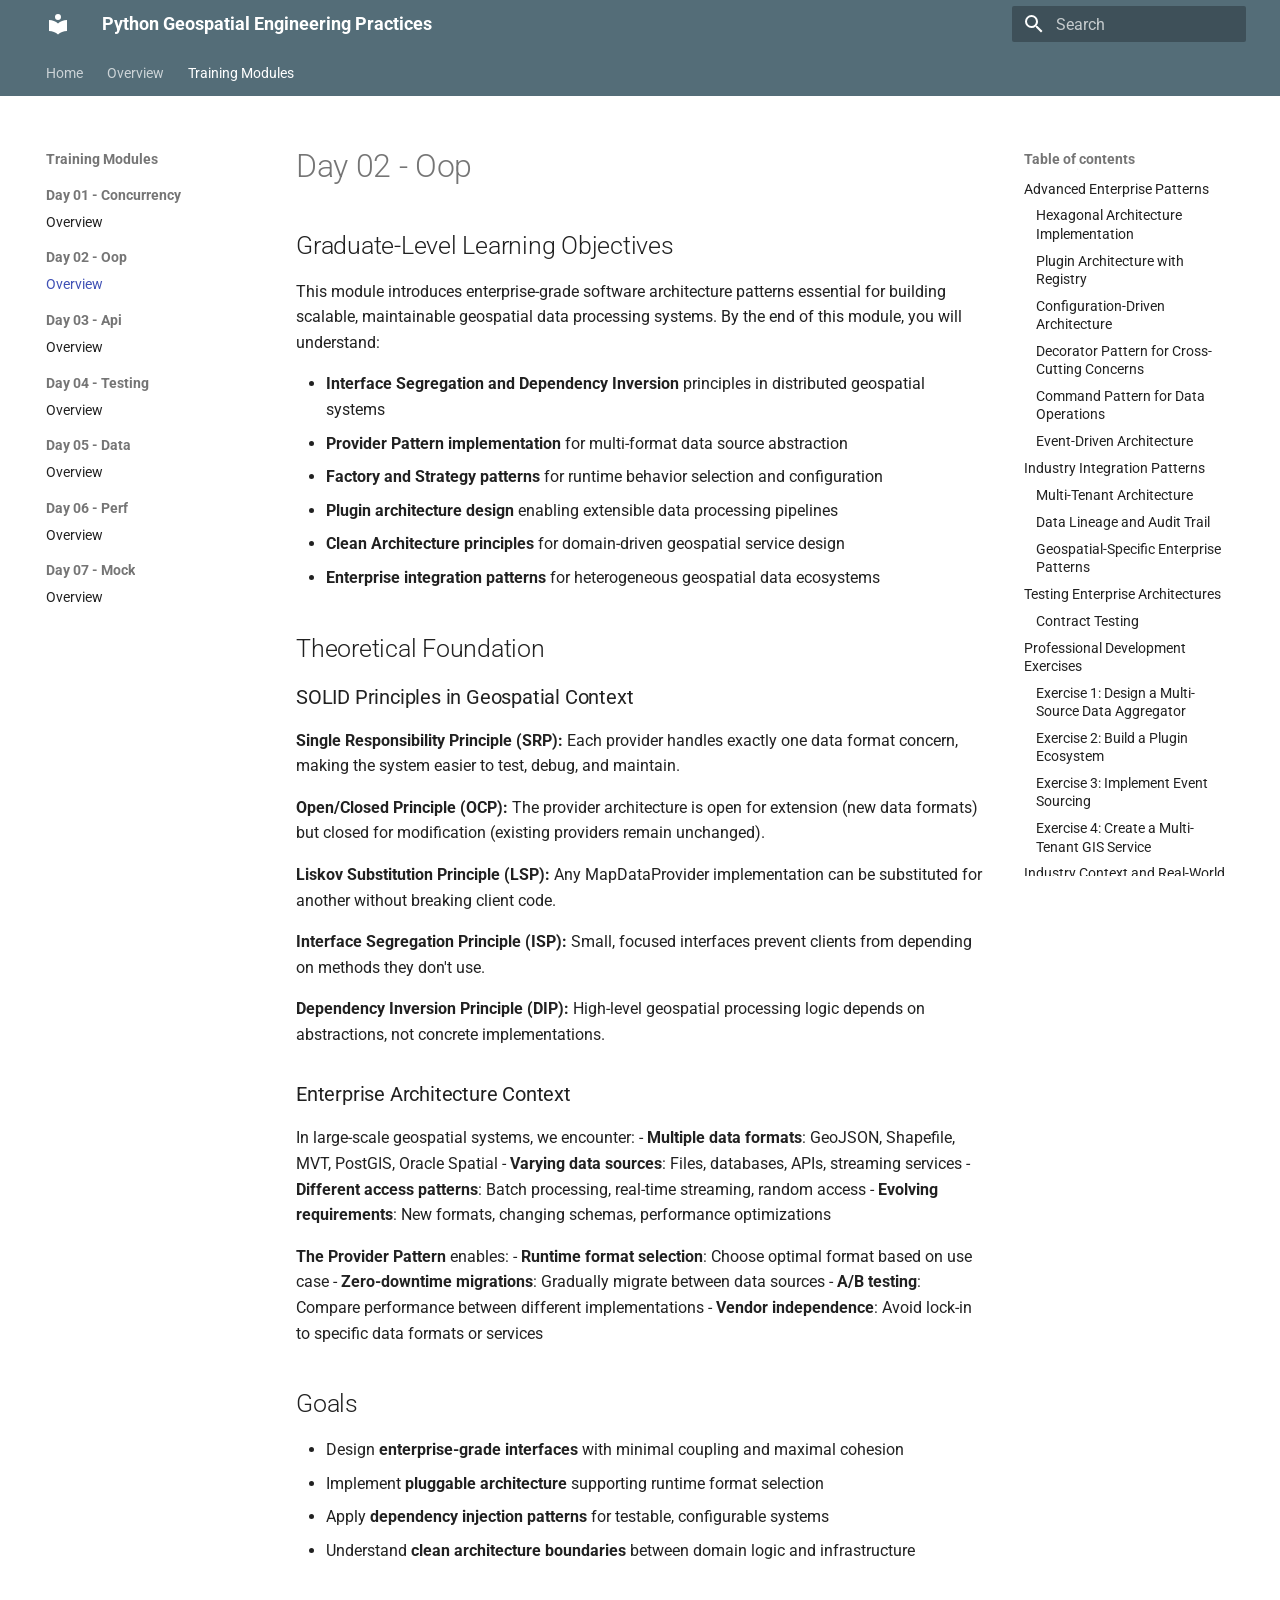
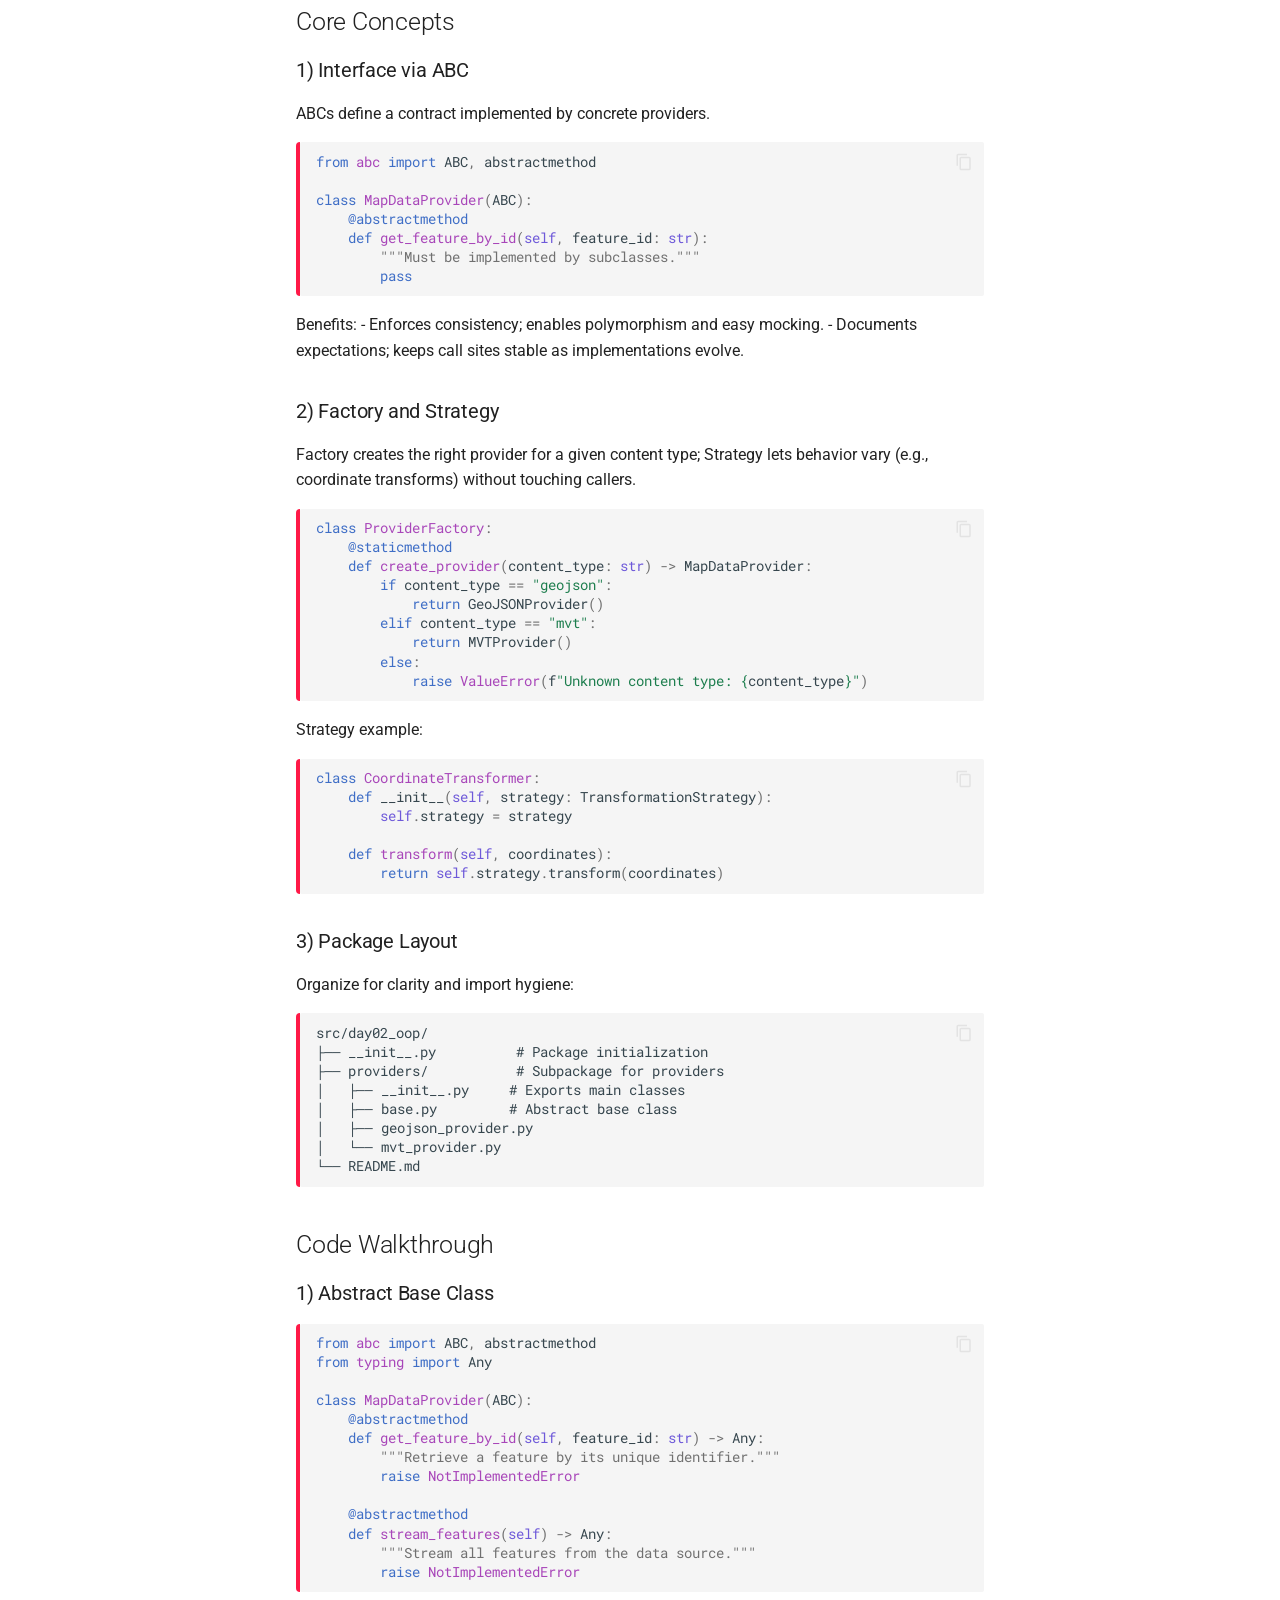
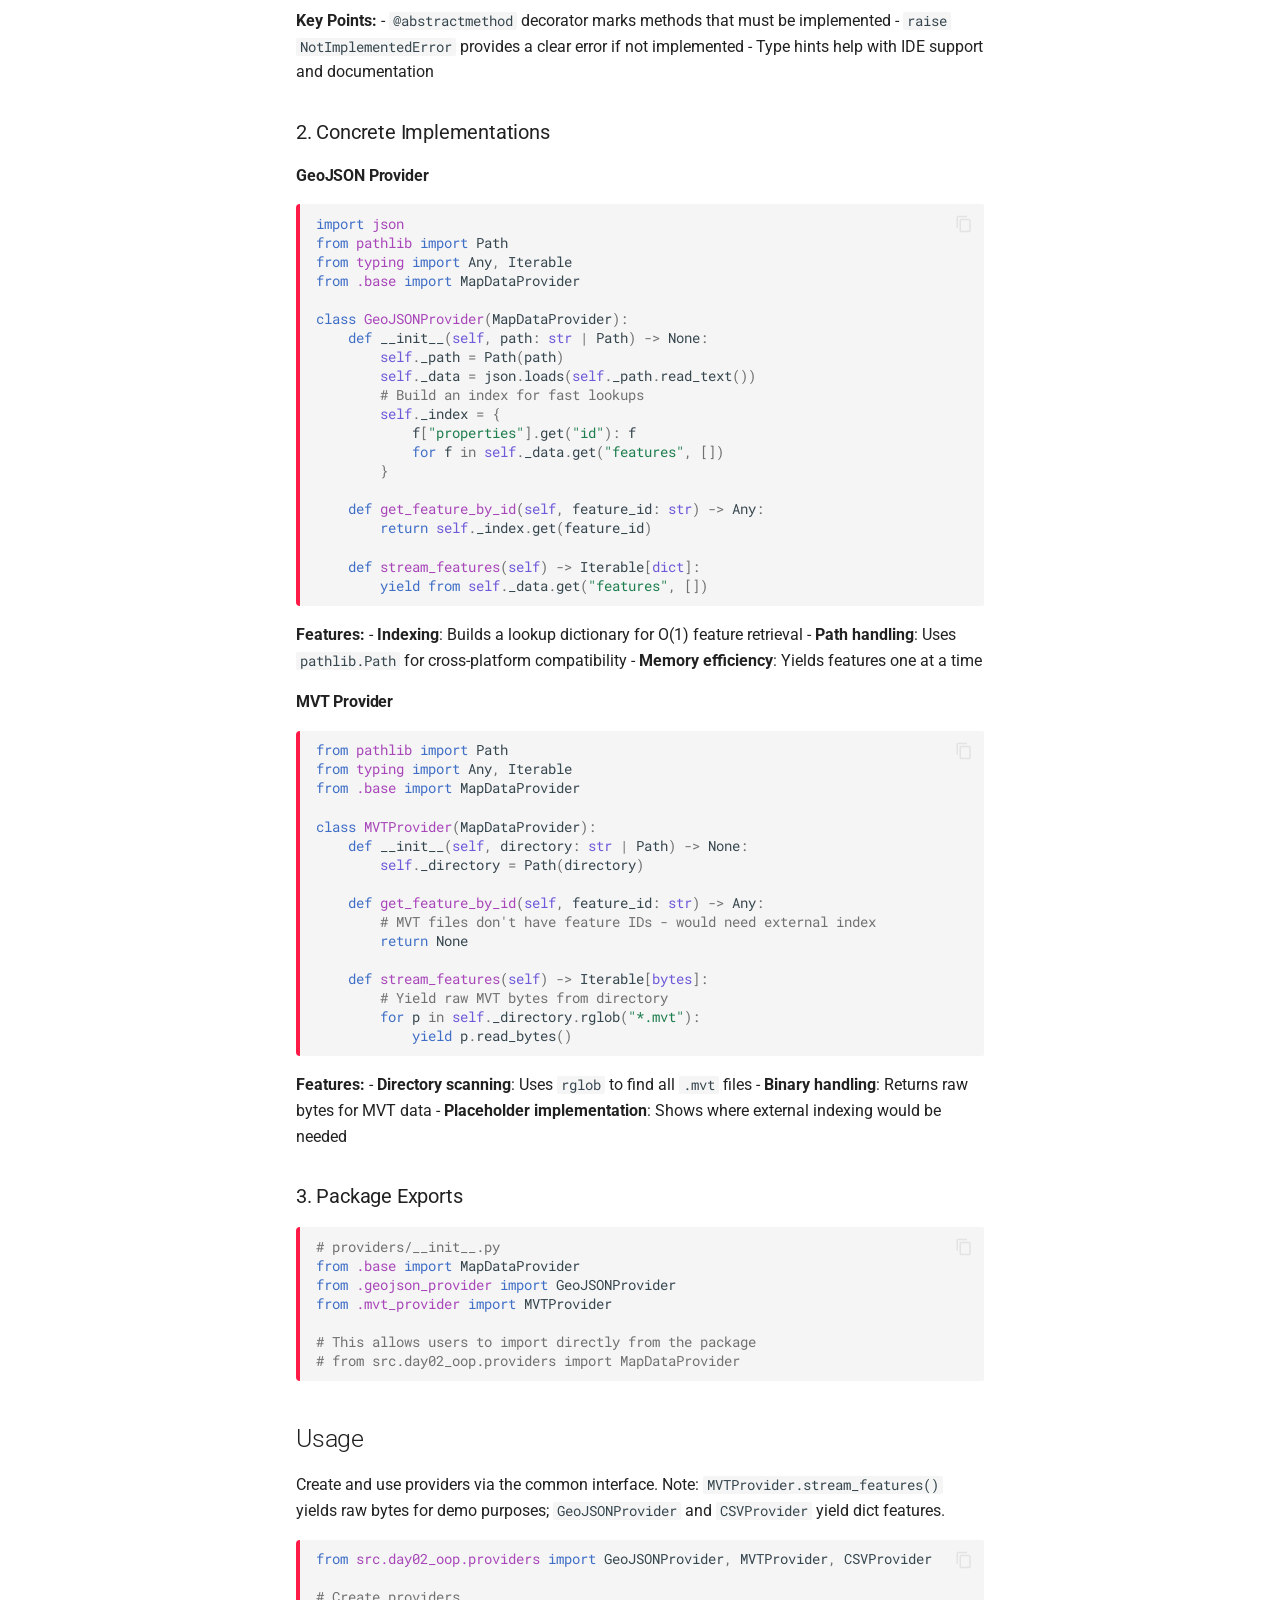
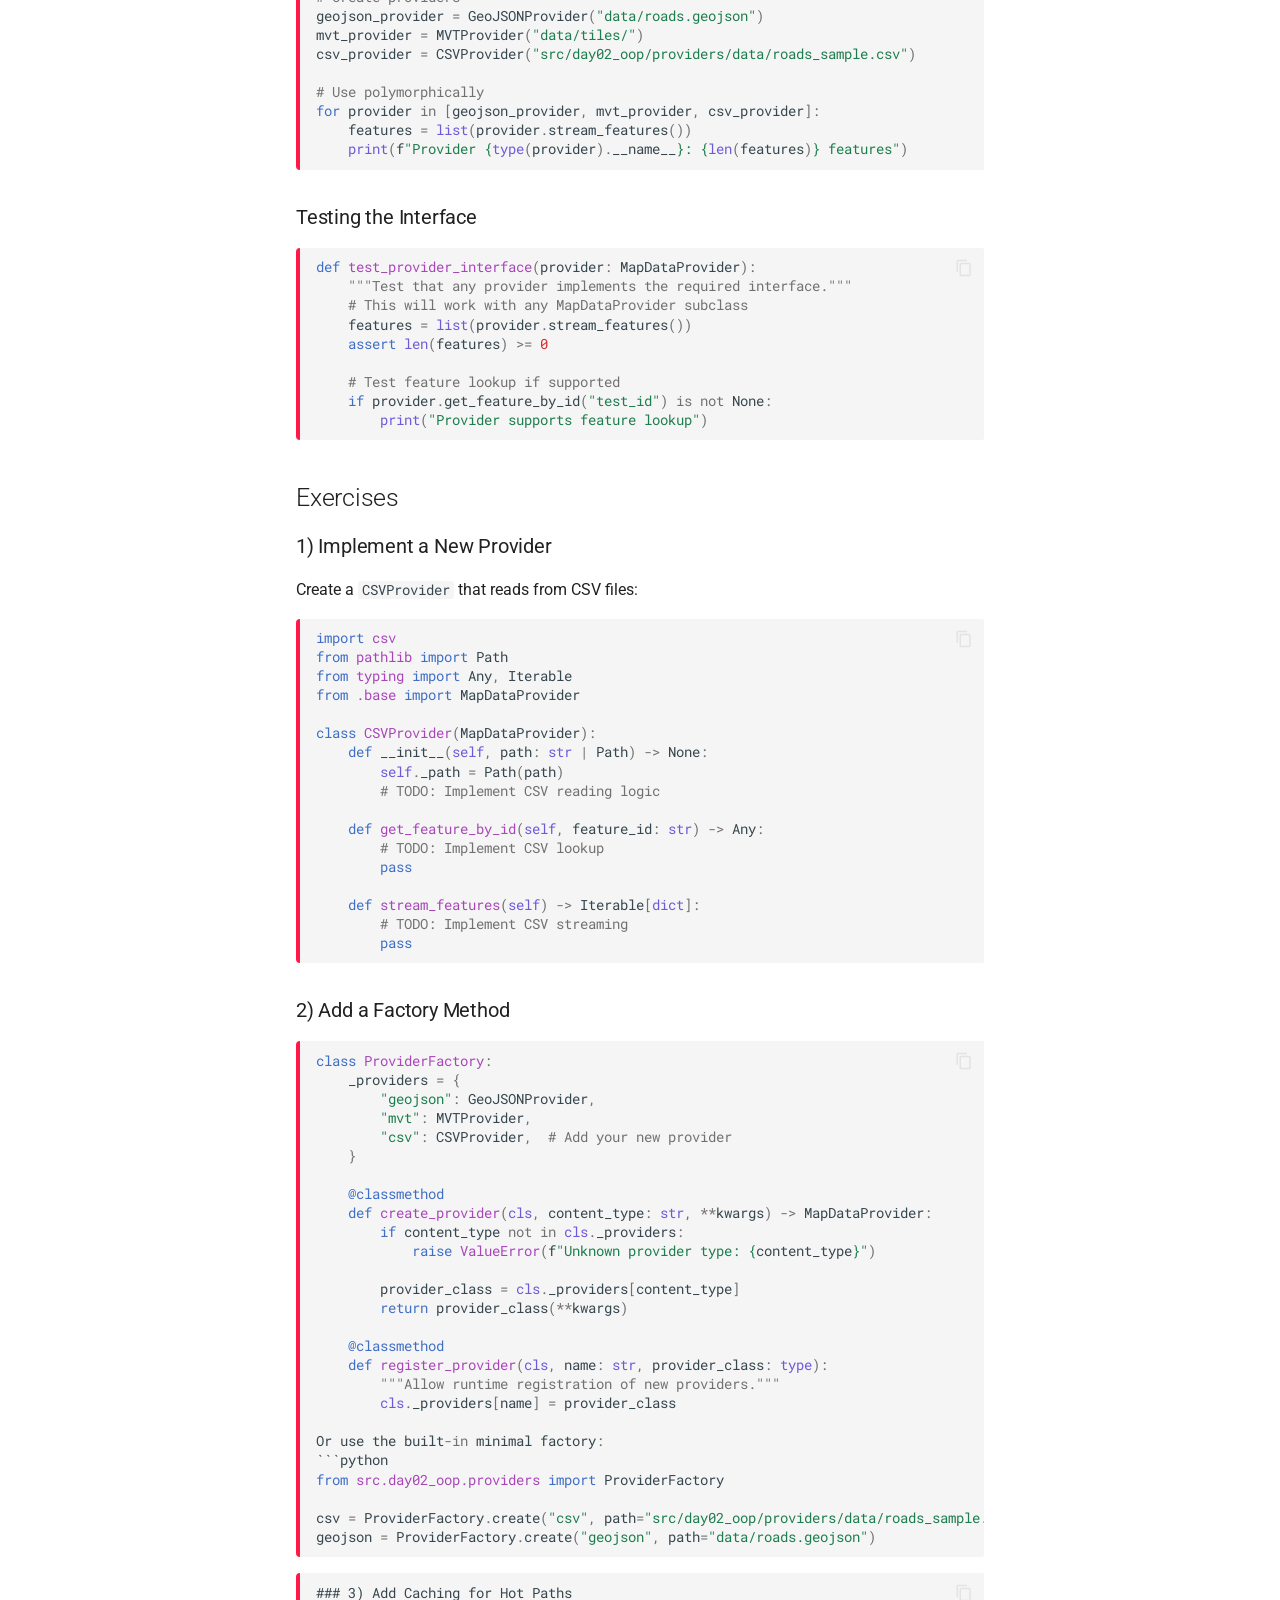
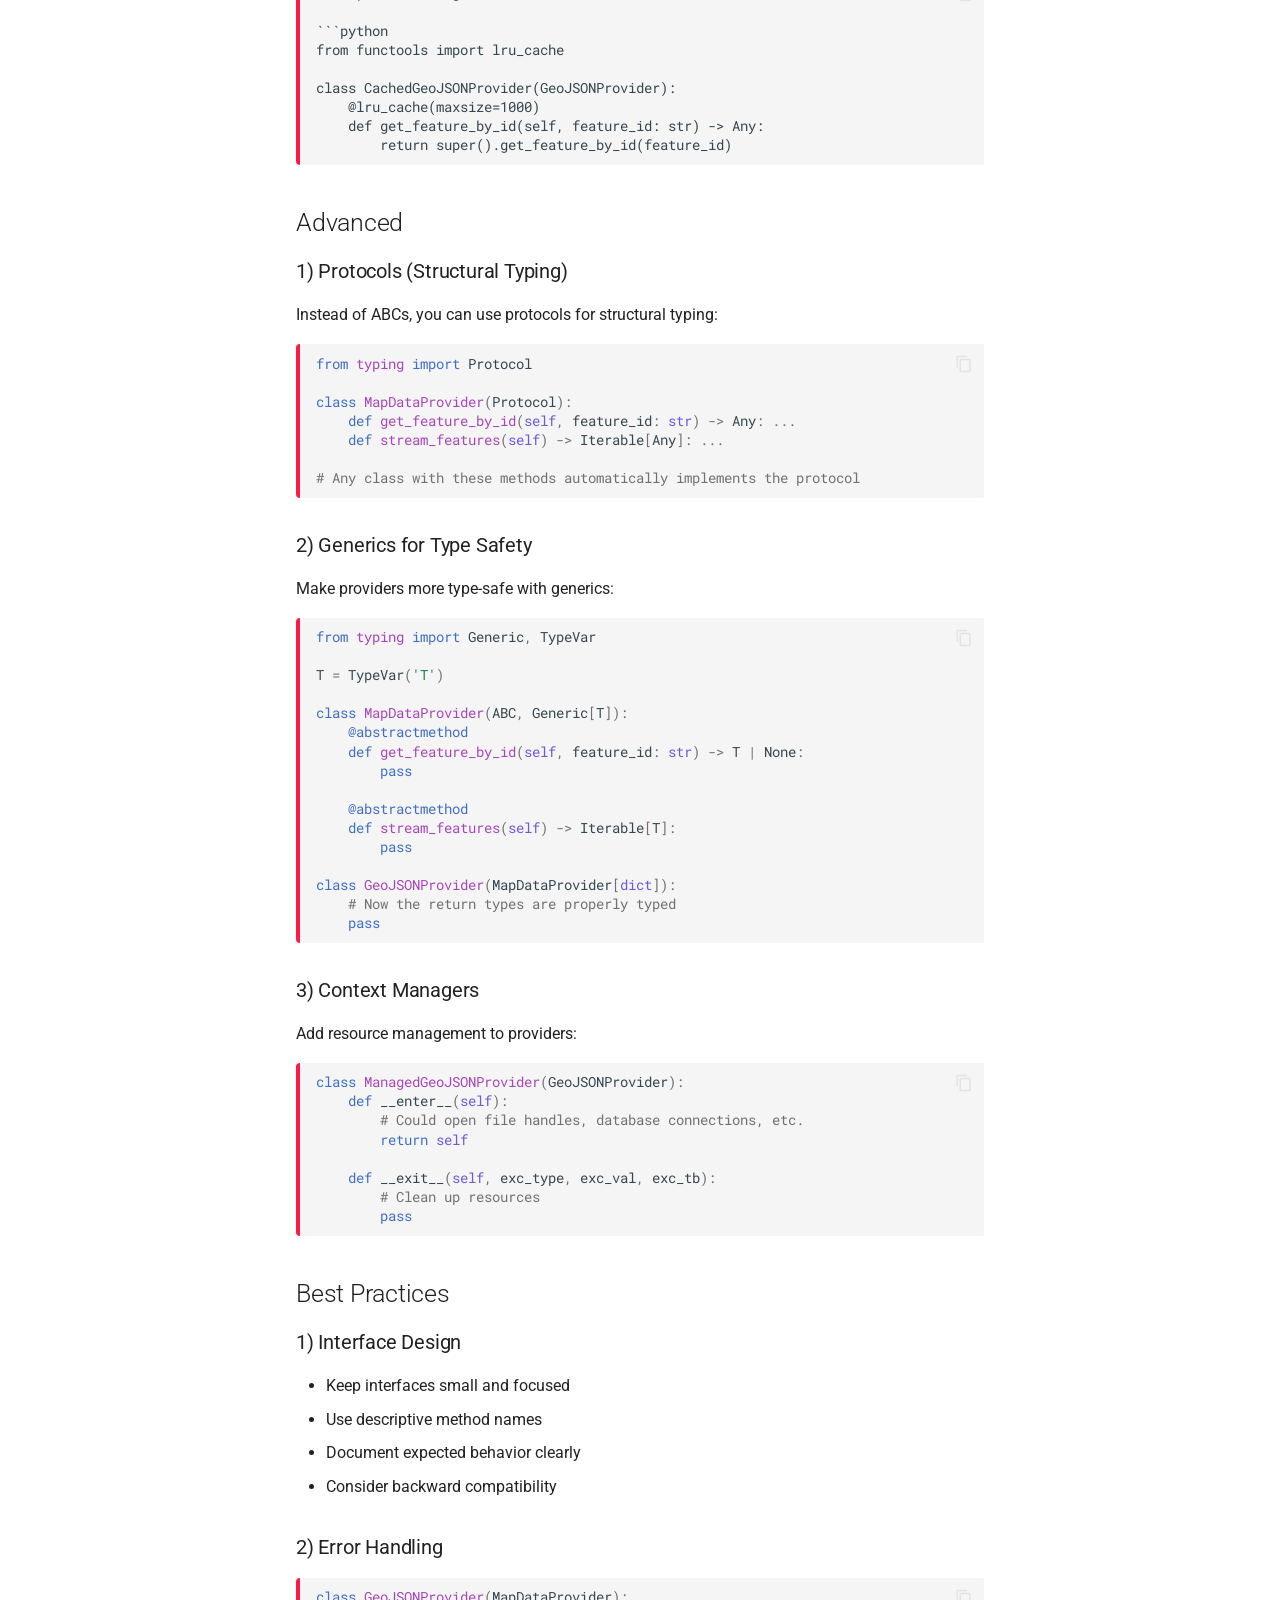
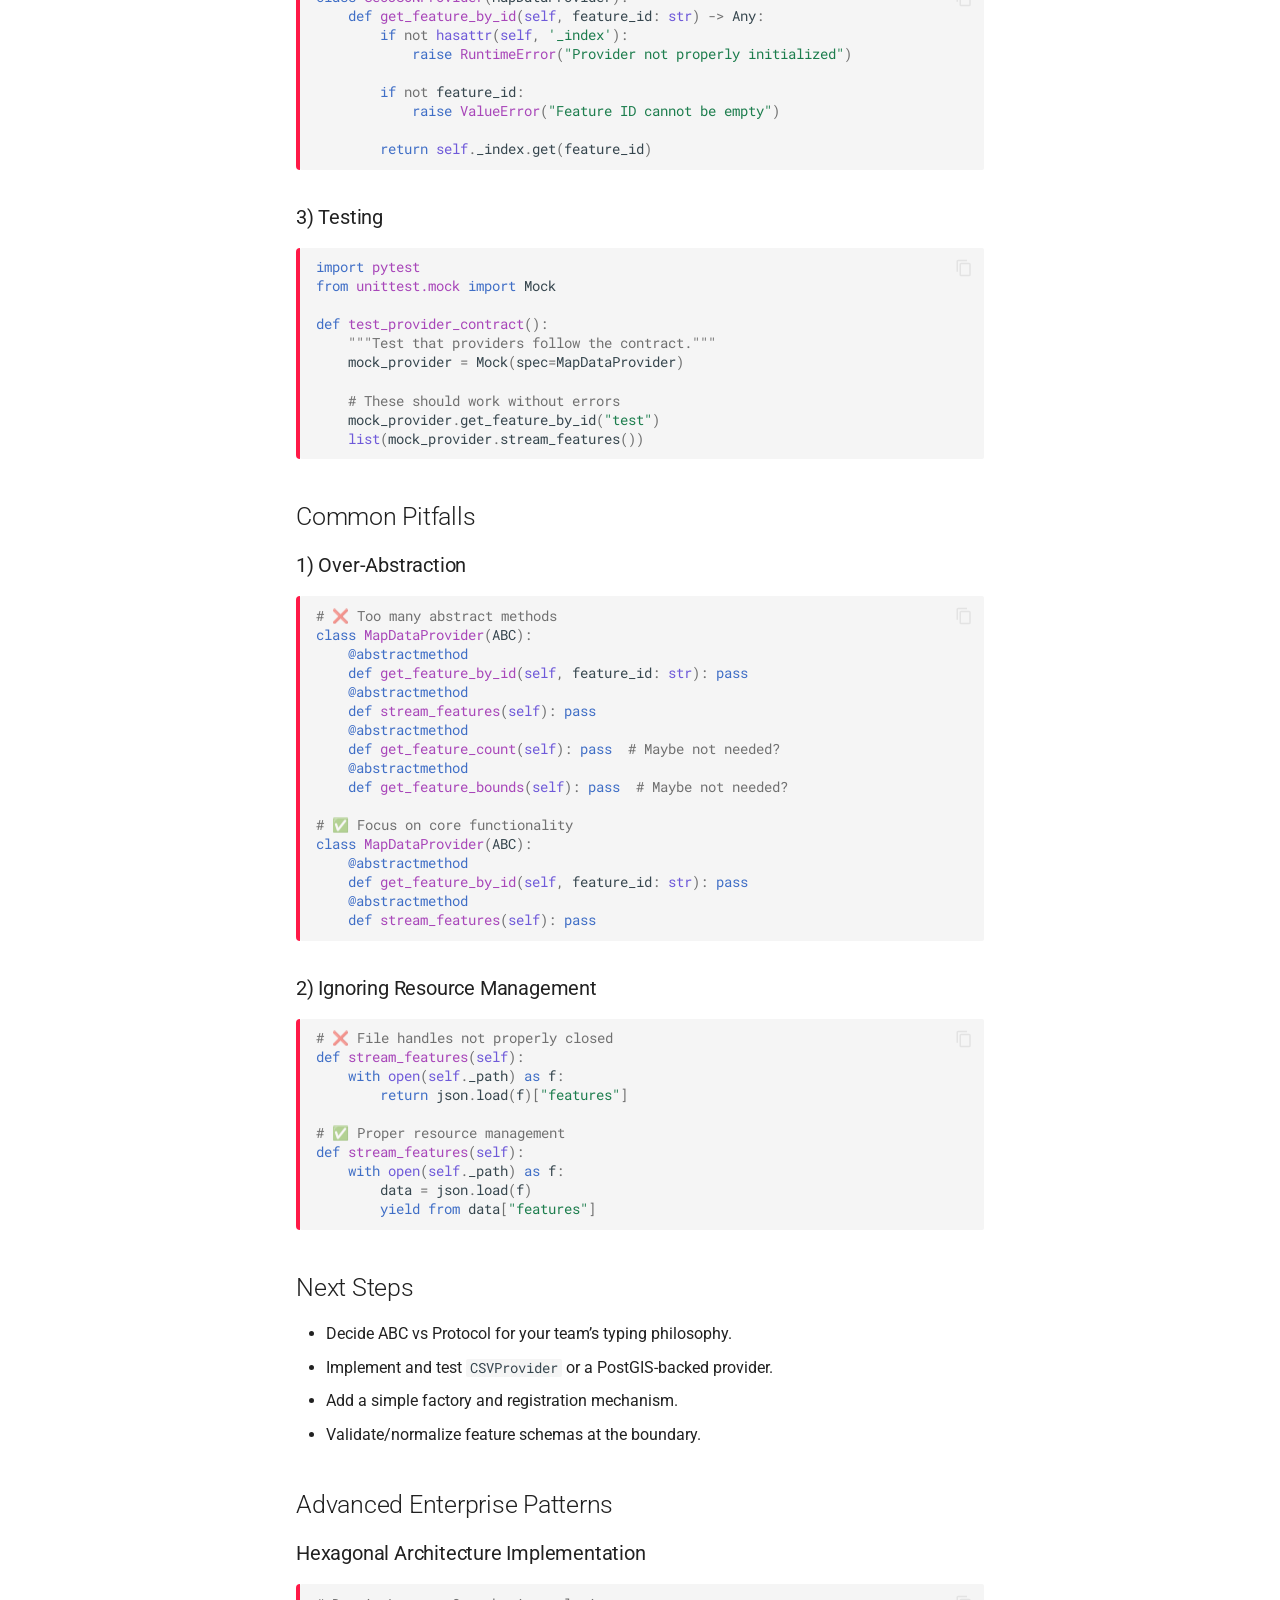
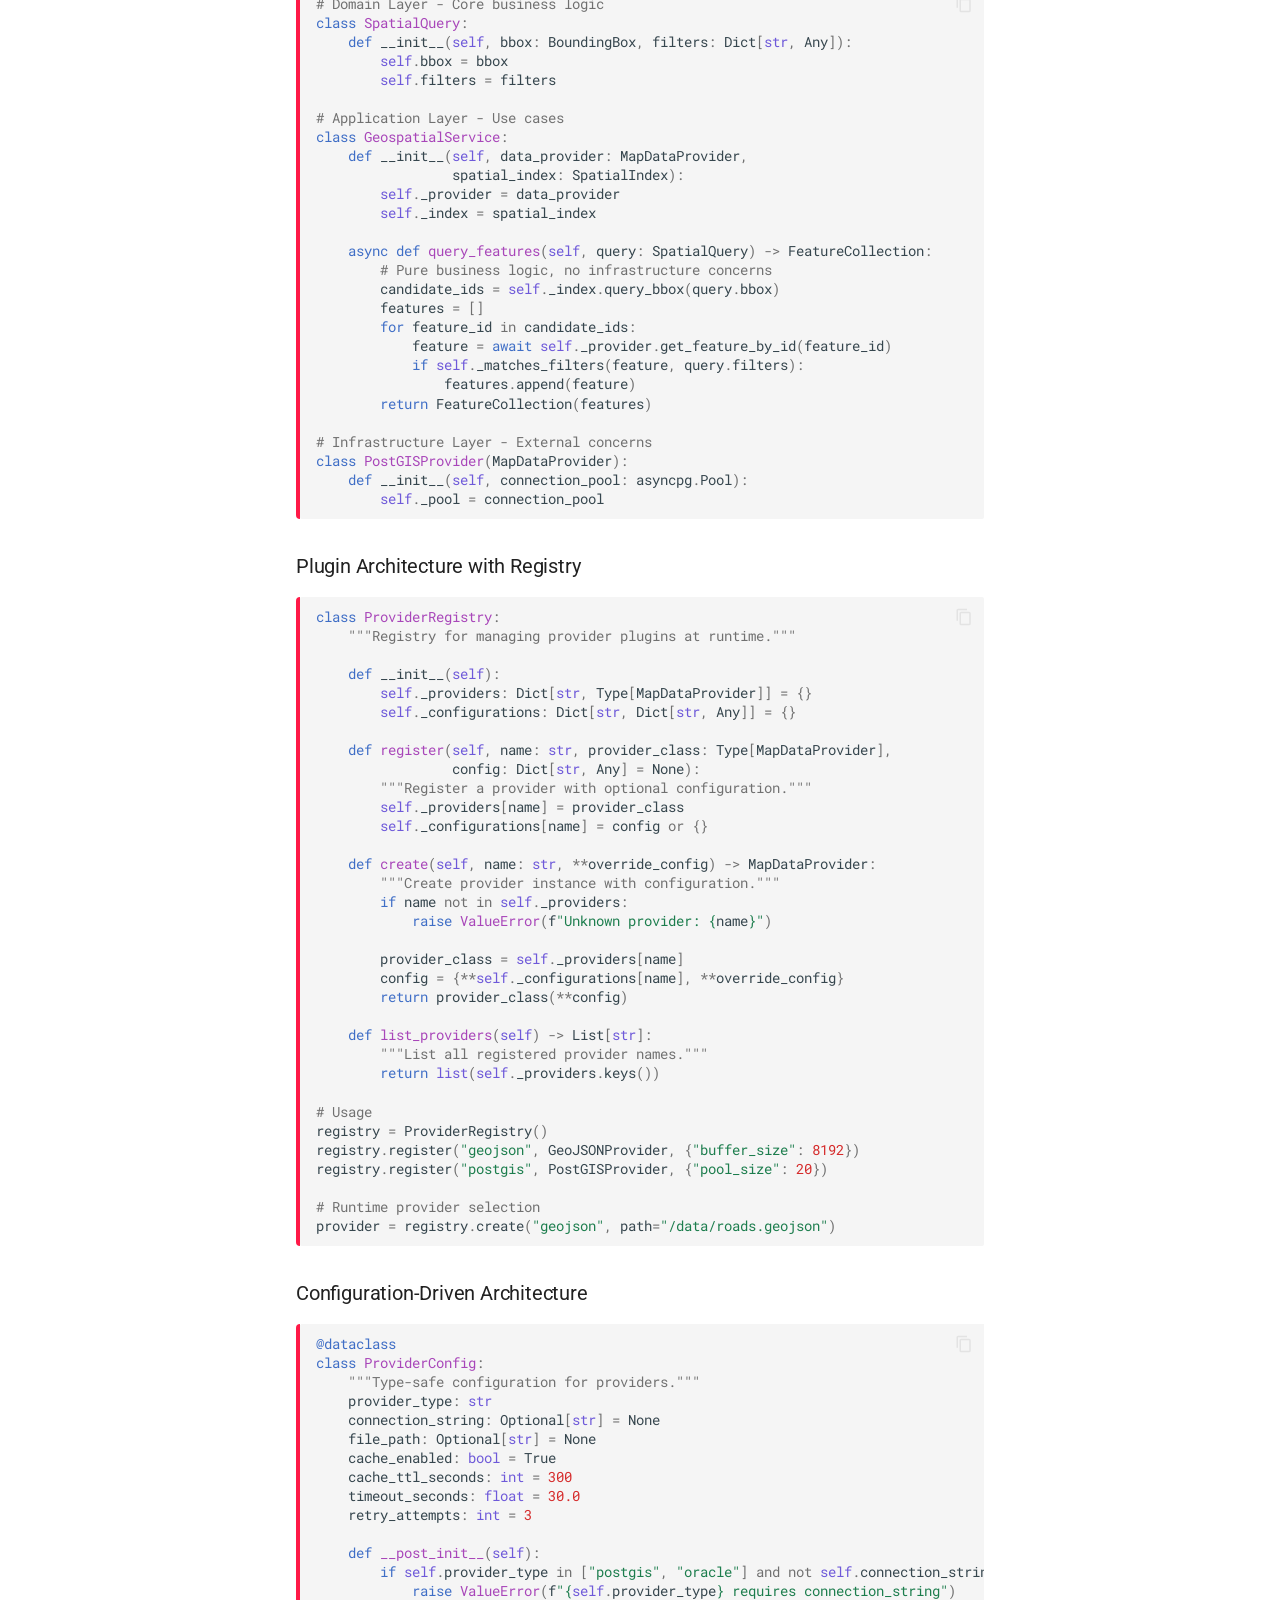
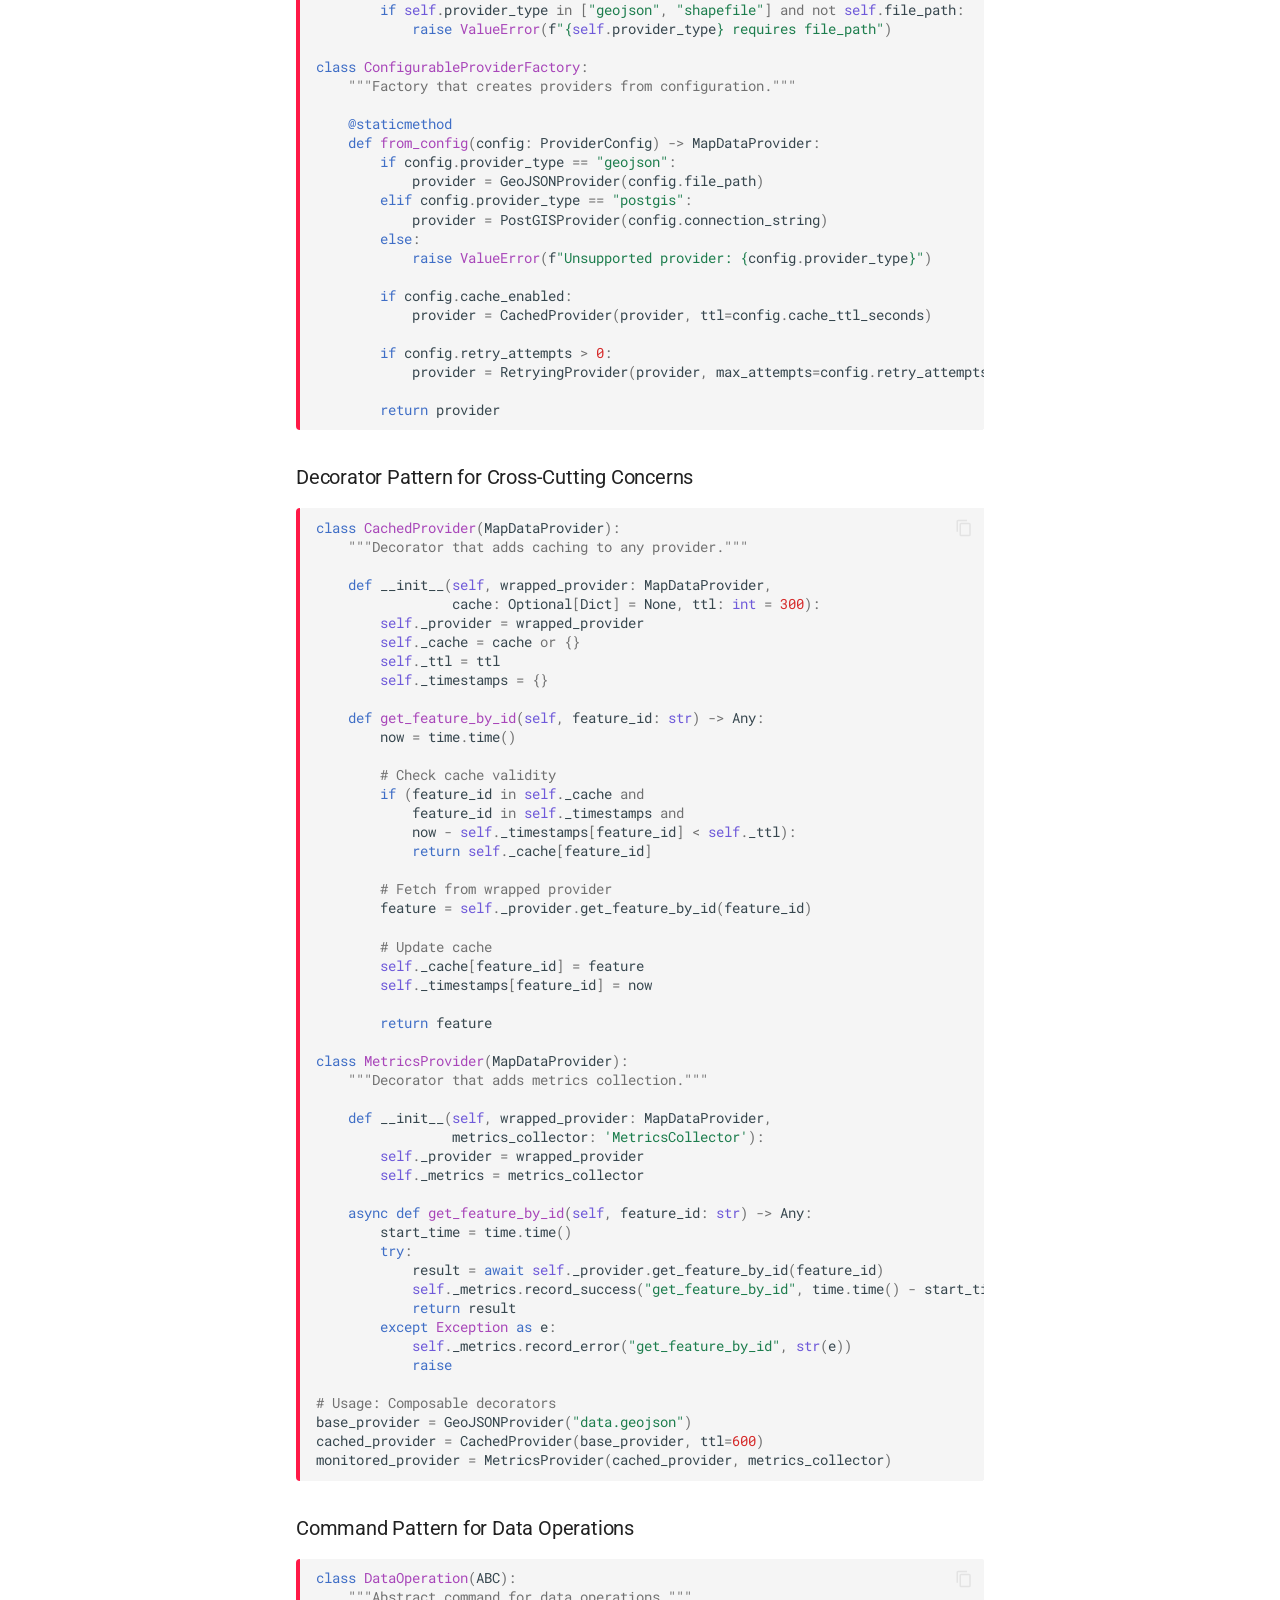
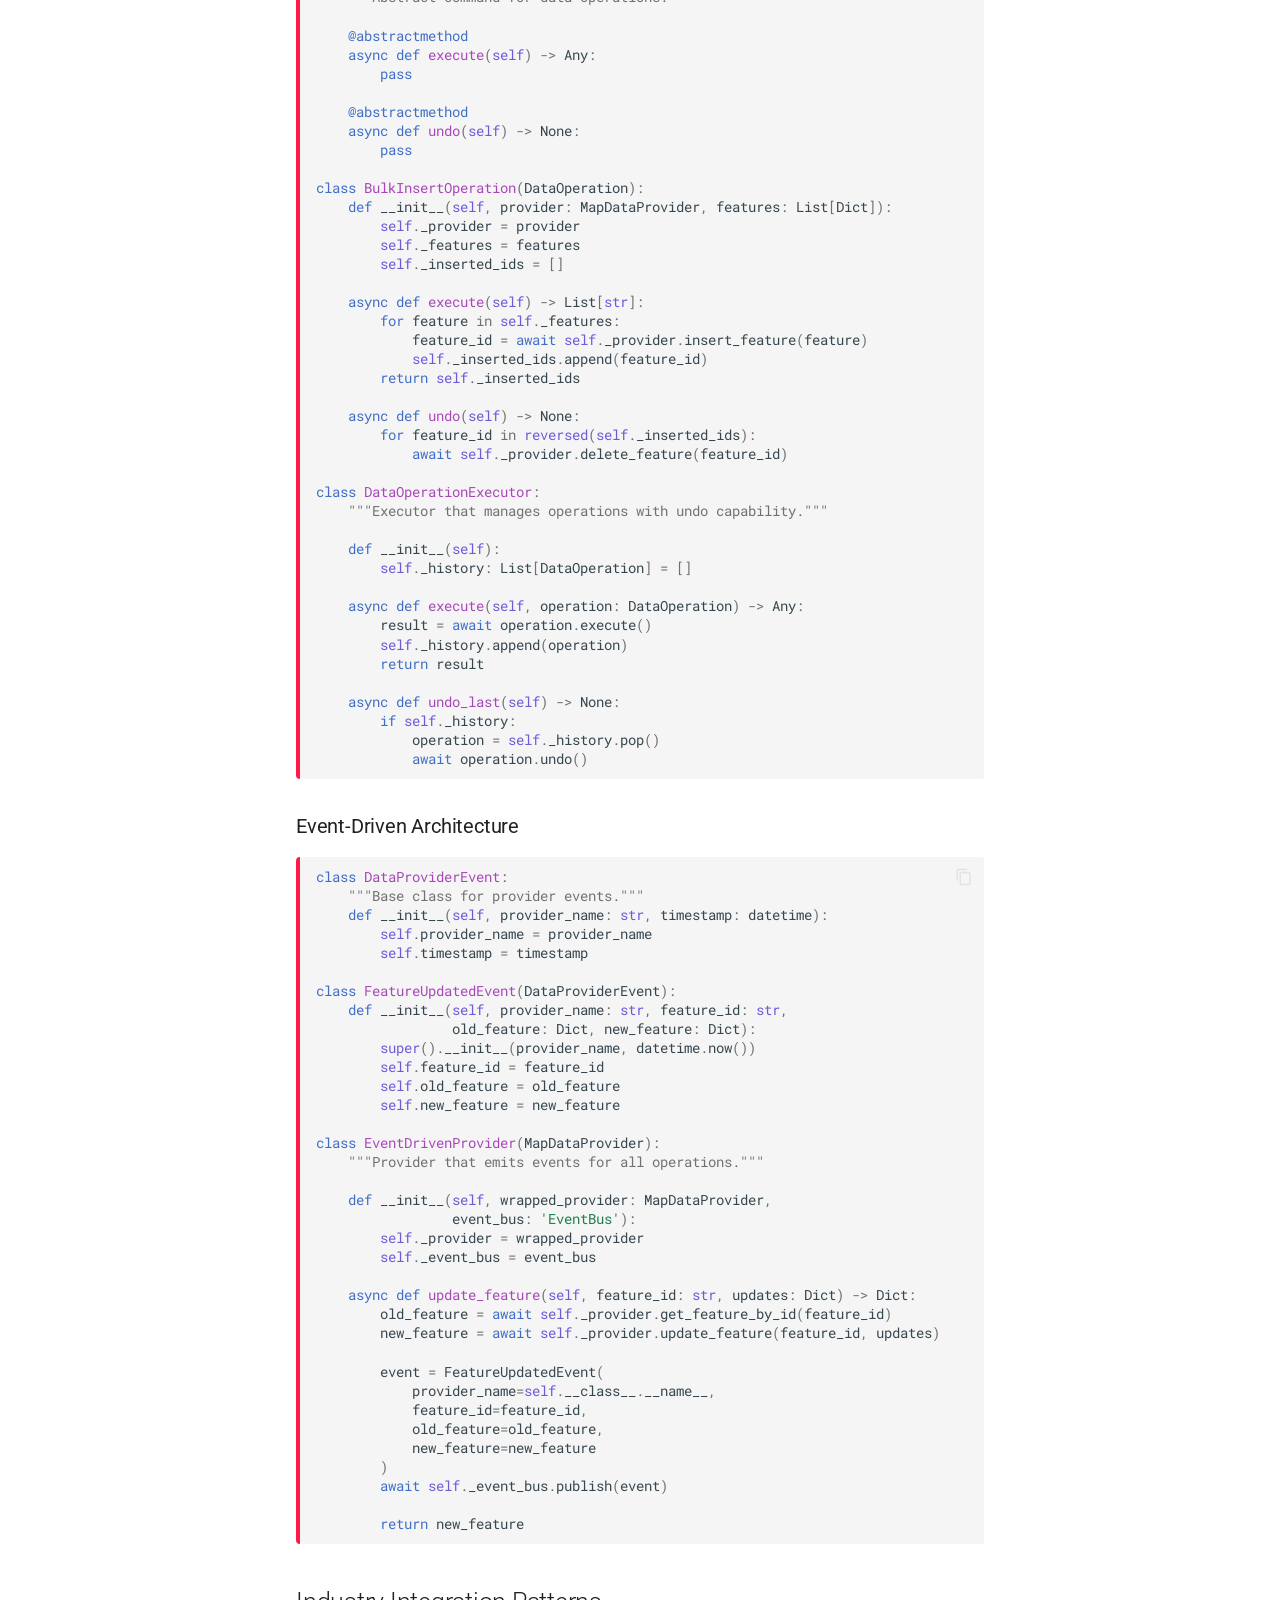
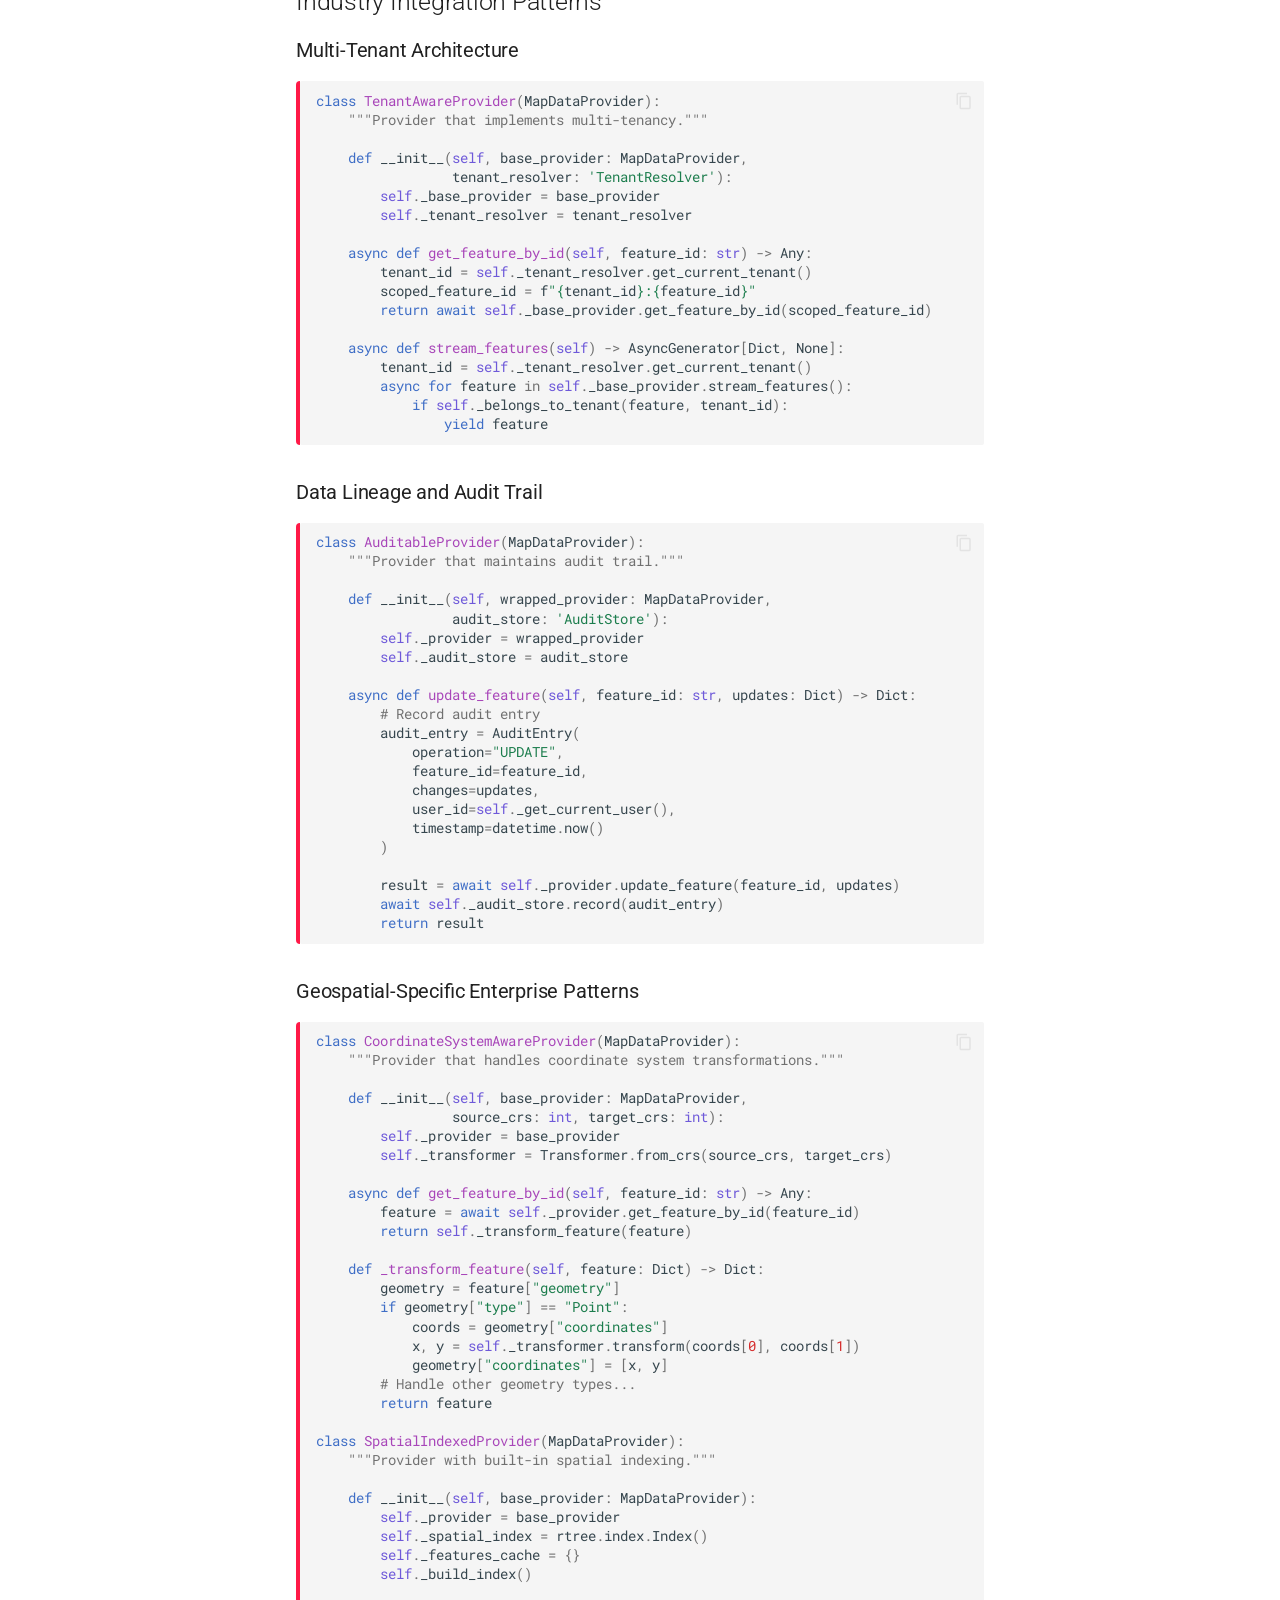
<file: python-prep-site/site/day02_oop/index.html>
<!doctype html>
<html lang="en" class="no-js">
  <head>
    
      <meta charset="utf-8">
      <meta name="viewport" content="width=device-width,initial-scale=1">
      
        <meta name="description" content="Practical patterns and drills for high-quality Python development with geospatial data">
      
      
      
      
        <link rel="prev" href="../day01_concurrency/">
      
      
        <link rel="next" href="../day03_api/">
      
      
      <link rel="icon" href="../assets/images/favicon.png">
      <meta name="generator" content="mkdocs-1.6.1, mkdocs-material-9.6.16">
    
    
      
        <title>Overview - Python Geospatial Engineering Practices</title>
      
    
    
      <link rel="stylesheet" href="../assets/stylesheets/main.7e37652d.min.css">
      
        
        <link rel="stylesheet" href="../assets/stylesheets/palette.06af60db.min.css">
      
      


    
    
      
    
    
      
        
        
        <link rel="preconnect" href="https://fonts.gstatic.com" crossorigin>
        <link rel="stylesheet" href="https://fonts.googleapis.com/css?family=Roboto:300,300i,400,400i,700,700i%7CRoboto+Mono:400,400i,700,700i&display=fallback">
        <style>:root{--md-text-font:"Roboto";--md-code-font:"Roboto Mono"}</style>
      
    
    
      <link rel="stylesheet" href="../assets/_mkdocstrings.css">
    
      <link rel="stylesheet" href="../stylesheets/extra.css">
    
    <script>__md_scope=new URL("..",location),__md_hash=e=>[...e].reduce(((e,_)=>(e<<5)-e+_.charCodeAt(0)),0),__md_get=(e,_=localStorage,t=__md_scope)=>JSON.parse(_.getItem(t.pathname+"."+e)),__md_set=(e,_,t=localStorage,a=__md_scope)=>{try{t.setItem(a.pathname+"."+e,JSON.stringify(_))}catch(e){}}</script>
    
      

    
    
    
  </head>
  
  
    
    
      
    
    
    
    
    <body dir="ltr" data-md-color-scheme="default" data-md-color-primary="blue-grey" data-md-color-accent="red">
  
    
    <input class="md-toggle" data-md-toggle="drawer" type="checkbox" id="__drawer" autocomplete="off">
    <input class="md-toggle" data-md-toggle="search" type="checkbox" id="__search" autocomplete="off">
    <label class="md-overlay" for="__drawer"></label>
    <div data-md-component="skip">
      
        
        <a href="#day-02-oop" class="md-skip">
          Skip to content
        </a>
      
    </div>
    <div data-md-component="announce">
      
    </div>
    
    
      

<header class="md-header" data-md-component="header">
  <nav class="md-header__inner md-grid" aria-label="Header">
    <a href=".." title="Python Geospatial Engineering Practices" class="md-header__button md-logo" aria-label="Python Geospatial Engineering Practices" data-md-component="logo">
      
  
  <svg xmlns="http://www.w3.org/2000/svg" viewBox="0 0 24 24"><path d="M12 8a3 3 0 0 0 3-3 3 3 0 0 0-3-3 3 3 0 0 0-3 3 3 3 0 0 0 3 3m0 3.54C9.64 9.35 6.5 8 3 8v11c3.5 0 6.64 1.35 9 3.54 2.36-2.19 5.5-3.54 9-3.54V8c-3.5 0-6.64 1.35-9 3.54"/></svg>

    </a>
    <label class="md-header__button md-icon" for="__drawer">
      
      <svg xmlns="http://www.w3.org/2000/svg" viewBox="0 0 24 24"><path d="M3 6h18v2H3zm0 5h18v2H3zm0 5h18v2H3z"/></svg>
    </label>
    <div class="md-header__title" data-md-component="header-title">
      <div class="md-header__ellipsis">
        <div class="md-header__topic">
          <span class="md-ellipsis">
            Python Geospatial Engineering Practices
          </span>
        </div>
        <div class="md-header__topic" data-md-component="header-topic">
          <span class="md-ellipsis">
            
              Overview
            
          </span>
        </div>
      </div>
    </div>
    
      
        <form class="md-header__option" data-md-component="palette">
  
    
    
    
    <input class="md-option" data-md-color-media="" data-md-color-scheme="default" data-md-color-primary="blue-grey" data-md-color-accent="red"  aria-hidden="true"  type="radio" name="__palette" id="__palette_0">
    
  
    
    
    
    <input class="md-option" data-md-color-media="" data-md-color-scheme="slate" data-md-color-primary="blue-grey" data-md-color-accent="red"  aria-hidden="true"  type="radio" name="__palette" id="__palette_1">
    
  
</form>
      
    
    
      <script>var palette=__md_get("__palette");if(palette&&palette.color){if("(prefers-color-scheme)"===palette.color.media){var media=matchMedia("(prefers-color-scheme: light)"),input=document.querySelector(media.matches?"[data-md-color-media='(prefers-color-scheme: light)']":"[data-md-color-media='(prefers-color-scheme: dark)']");palette.color.media=input.getAttribute("data-md-color-media"),palette.color.scheme=input.getAttribute("data-md-color-scheme"),palette.color.primary=input.getAttribute("data-md-color-primary"),palette.color.accent=input.getAttribute("data-md-color-accent")}for(var[key,value]of Object.entries(palette.color))document.body.setAttribute("data-md-color-"+key,value)}</script>
    
    
    
      
      
        <label class="md-header__button md-icon" for="__search">
          
          <svg xmlns="http://www.w3.org/2000/svg" viewBox="0 0 24 24"><path d="M9.5 3A6.5 6.5 0 0 1 16 9.5c0 1.61-.59 3.09-1.56 4.23l.27.27h.79l5 5-1.5 1.5-5-5v-.79l-.27-.27A6.52 6.52 0 0 1 9.5 16 6.5 6.5 0 0 1 3 9.5 6.5 6.5 0 0 1 9.5 3m0 2C7 5 5 7 5 9.5S7 14 9.5 14 14 12 14 9.5 12 5 9.5 5"/></svg>
        </label>
        <div class="md-search" data-md-component="search" role="dialog">
  <label class="md-search__overlay" for="__search"></label>
  <div class="md-search__inner" role="search">
    <form class="md-search__form" name="search">
      <input type="text" class="md-search__input" name="query" aria-label="Search" placeholder="Search" autocapitalize="off" autocorrect="off" autocomplete="off" spellcheck="false" data-md-component="search-query" required>
      <label class="md-search__icon md-icon" for="__search">
        
        <svg xmlns="http://www.w3.org/2000/svg" viewBox="0 0 24 24"><path d="M9.5 3A6.5 6.5 0 0 1 16 9.5c0 1.61-.59 3.09-1.56 4.23l.27.27h.79l5 5-1.5 1.5-5-5v-.79l-.27-.27A6.52 6.52 0 0 1 9.5 16 6.5 6.5 0 0 1 3 9.5 6.5 6.5 0 0 1 9.5 3m0 2C7 5 5 7 5 9.5S7 14 9.5 14 14 12 14 9.5 12 5 9.5 5"/></svg>
        
        <svg xmlns="http://www.w3.org/2000/svg" viewBox="0 0 24 24"><path d="M20 11v2H8l5.5 5.5-1.42 1.42L4.16 12l7.92-7.92L13.5 5.5 8 11z"/></svg>
      </label>
      <nav class="md-search__options" aria-label="Search">
        
        <button type="reset" class="md-search__icon md-icon" title="Clear" aria-label="Clear" tabindex="-1">
          
          <svg xmlns="http://www.w3.org/2000/svg" viewBox="0 0 24 24"><path d="M19 6.41 17.59 5 12 10.59 6.41 5 5 6.41 10.59 12 5 17.59 6.41 19 12 13.41 17.59 19 19 17.59 13.41 12z"/></svg>
        </button>
      </nav>
      
        <div class="md-search__suggest" data-md-component="search-suggest"></div>
      
    </form>
    <div class="md-search__output">
      <div class="md-search__scrollwrap" tabindex="0" data-md-scrollfix>
        <div class="md-search-result" data-md-component="search-result">
          <div class="md-search-result__meta">
            Initializing search
          </div>
          <ol class="md-search-result__list" role="presentation"></ol>
        </div>
      </div>
    </div>
  </div>
</div>
      
    
    
  </nav>
  
</header>
    
    <div class="md-container" data-md-component="container">
      
      
        
          
            
<nav class="md-tabs" aria-label="Tabs" data-md-component="tabs">
  <div class="md-grid">
    <ul class="md-tabs__list">
      
        
  
  
  
  
    <li class="md-tabs__item">
      <a href=".." class="md-tabs__link">
        
  
  
    
  
  Home

      </a>
    </li>
  

      
        
  
  
  
  
    
    
      <li class="md-tabs__item">
        <a href="../study_plan/" class="md-tabs__link">
          
  
  
  Overview

        </a>
      </li>
    
  

      
        
  
  
  
    
  
  
    
    
      
  
  
  
    
  
  
    
    
      <li class="md-tabs__item md-tabs__item--active">
        <a href="../day01_concurrency/" class="md-tabs__link">
          
  
  
  Training Modules

        </a>
      </li>
    
  

    
  

      
    </ul>
  </div>
</nav>
          
        
      
      <main class="md-main" data-md-component="main">
        <div class="md-main__inner md-grid">
          
            
              
              <div class="md-sidebar md-sidebar--primary" data-md-component="sidebar" data-md-type="navigation" >
                <div class="md-sidebar__scrollwrap">
                  <div class="md-sidebar__inner">
                    


  


<nav class="md-nav md-nav--primary md-nav--lifted" aria-label="Navigation" data-md-level="0">
  <label class="md-nav__title" for="__drawer">
    <a href=".." title="Python Geospatial Engineering Practices" class="md-nav__button md-logo" aria-label="Python Geospatial Engineering Practices" data-md-component="logo">
      
  
  <svg xmlns="http://www.w3.org/2000/svg" viewBox="0 0 24 24"><path d="M12 8a3 3 0 0 0 3-3 3 3 0 0 0-3-3 3 3 0 0 0-3 3 3 3 0 0 0 3 3m0 3.54C9.64 9.35 6.5 8 3 8v11c3.5 0 6.64 1.35 9 3.54 2.36-2.19 5.5-3.54 9-3.54V8c-3.5 0-6.64 1.35-9 3.54"/></svg>

    </a>
    Python Geospatial Engineering Practices
  </label>
  
  <ul class="md-nav__list" data-md-scrollfix>
    
      
      
  
  
  
  
    <li class="md-nav__item">
      <a href=".." class="md-nav__link">
        
  
  
  <span class="md-ellipsis">
    Home
    
  </span>
  

      </a>
    </li>
  

    
      
      
  
  
  
  
    
    
    
    
      
      
        
      
    
    
    <li class="md-nav__item md-nav__item--nested">
      
        
        
        <input class="md-nav__toggle md-toggle " type="checkbox" id="__nav_2" >
        
          
          <label class="md-nav__link" for="__nav_2" id="__nav_2_label" tabindex="0">
            
  
  
  <span class="md-ellipsis">
    Overview
    
  </span>
  

            <span class="md-nav__icon md-icon"></span>
          </label>
        
        <nav class="md-nav" data-md-level="1" aria-labelledby="__nav_2_label" aria-expanded="false">
          <label class="md-nav__title" for="__nav_2">
            <span class="md-nav__icon md-icon"></span>
            Overview
          </label>
          <ul class="md-nav__list" data-md-scrollfix>
            
              
                
  
  
  
  
    <li class="md-nav__item">
      <a href="../study_plan/" class="md-nav__link">
        
  
  
  <span class="md-ellipsis">
    Study Plan
    
  </span>
  

      </a>
    </li>
  

              
            
          </ul>
        </nav>
      
    </li>
  

    
      
      
  
  
    
  
  
  
    
    
    
    
      
        
        
      
      
        
      
    
    
    <li class="md-nav__item md-nav__item--active md-nav__item--section md-nav__item--nested">
      
        
        
        <input class="md-nav__toggle md-toggle " type="checkbox" id="__nav_3" checked>
        
          
          <label class="md-nav__link" for="__nav_3" id="__nav_3_label" tabindex="">
            
  
  
  <span class="md-ellipsis">
    Training Modules
    
  </span>
  

            <span class="md-nav__icon md-icon"></span>
          </label>
        
        <nav class="md-nav" data-md-level="1" aria-labelledby="__nav_3_label" aria-expanded="true">
          <label class="md-nav__title" for="__nav_3">
            <span class="md-nav__icon md-icon"></span>
            Training Modules
          </label>
          <ul class="md-nav__list" data-md-scrollfix>
            
              
                
  
  
  
  
    
    
    
    
      
      
        
          
          
        
      
    
    
    <li class="md-nav__item md-nav__item--section md-nav__item--nested">
      
        
        
        <input class="md-nav__toggle md-toggle " type="checkbox" id="__nav_3_1" >
        
          
          <label class="md-nav__link" for="__nav_3_1" id="__nav_3_1_label" tabindex="">
            
  
  
  <span class="md-ellipsis">
    Day 01 - Concurrency
    
  </span>
  

            <span class="md-nav__icon md-icon"></span>
          </label>
        
        <nav class="md-nav" data-md-level="2" aria-labelledby="__nav_3_1_label" aria-expanded="false">
          <label class="md-nav__title" for="__nav_3_1">
            <span class="md-nav__icon md-icon"></span>
            Day 01 - Concurrency
          </label>
          <ul class="md-nav__list" data-md-scrollfix>
            
              
                
  
  
  
  
    <li class="md-nav__item">
      <a href="../day01_concurrency/" class="md-nav__link">
        
  
  
  <span class="md-ellipsis">
    Overview
    
  </span>
  

      </a>
    </li>
  

              
            
          </ul>
        </nav>
      
    </li>
  

              
            
              
                
  
  
    
  
  
  
    
    
    
    
      
      
        
          
          
        
      
    
    
    <li class="md-nav__item md-nav__item--active md-nav__item--section md-nav__item--nested">
      
        
        
        <input class="md-nav__toggle md-toggle " type="checkbox" id="__nav_3_2" checked>
        
          
          <label class="md-nav__link" for="__nav_3_2" id="__nav_3_2_label" tabindex="">
            
  
  
  <span class="md-ellipsis">
    Day 02 - Oop
    
  </span>
  

            <span class="md-nav__icon md-icon"></span>
          </label>
        
        <nav class="md-nav" data-md-level="2" aria-labelledby="__nav_3_2_label" aria-expanded="true">
          <label class="md-nav__title" for="__nav_3_2">
            <span class="md-nav__icon md-icon"></span>
            Day 02 - Oop
          </label>
          <ul class="md-nav__list" data-md-scrollfix>
            
              
                
  
  
    
  
  
  
    <li class="md-nav__item md-nav__item--active">
      
      <input class="md-nav__toggle md-toggle" type="checkbox" id="__toc">
      
      
        
      
      
        <label class="md-nav__link md-nav__link--active" for="__toc">
          
  
  
  <span class="md-ellipsis">
    Overview
    
  </span>
  

          <span class="md-nav__icon md-icon"></span>
        </label>
      
      <a href="./" class="md-nav__link md-nav__link--active">
        
  
  
  <span class="md-ellipsis">
    Overview
    
  </span>
  

      </a>
      
        

<nav class="md-nav md-nav--secondary" aria-label="Table of contents">
  
  
  
    
  
  
    <label class="md-nav__title" for="__toc">
      <span class="md-nav__icon md-icon"></span>
      Table of contents
    </label>
    <ul class="md-nav__list" data-md-component="toc" data-md-scrollfix>
      
        <li class="md-nav__item">
  <a href="#graduate-level-learning-objectives" class="md-nav__link">
    <span class="md-ellipsis">
      Graduate-Level Learning Objectives
    </span>
  </a>
  
</li>
      
        <li class="md-nav__item">
  <a href="#theoretical-foundation" class="md-nav__link">
    <span class="md-ellipsis">
      Theoretical Foundation
    </span>
  </a>
  
    <nav class="md-nav" aria-label="Theoretical Foundation">
      <ul class="md-nav__list">
        
          <li class="md-nav__item">
  <a href="#solid-principles-in-geospatial-context" class="md-nav__link">
    <span class="md-ellipsis">
      SOLID Principles in Geospatial Context
    </span>
  </a>
  
</li>
        
          <li class="md-nav__item">
  <a href="#enterprise-architecture-context" class="md-nav__link">
    <span class="md-ellipsis">
      Enterprise Architecture Context
    </span>
  </a>
  
</li>
        
      </ul>
    </nav>
  
</li>
      
        <li class="md-nav__item">
  <a href="#goals" class="md-nav__link">
    <span class="md-ellipsis">
      Goals
    </span>
  </a>
  
</li>
      
        <li class="md-nav__item">
  <a href="#core-concepts" class="md-nav__link">
    <span class="md-ellipsis">
      Core Concepts
    </span>
  </a>
  
    <nav class="md-nav" aria-label="Core Concepts">
      <ul class="md-nav__list">
        
          <li class="md-nav__item">
  <a href="#1-interface-via-abc" class="md-nav__link">
    <span class="md-ellipsis">
      1) Interface via ABC
    </span>
  </a>
  
</li>
        
          <li class="md-nav__item">
  <a href="#2-factory-and-strategy" class="md-nav__link">
    <span class="md-ellipsis">
      2) Factory and Strategy
    </span>
  </a>
  
</li>
        
          <li class="md-nav__item">
  <a href="#3-package-layout" class="md-nav__link">
    <span class="md-ellipsis">
      3) Package Layout
    </span>
  </a>
  
</li>
        
      </ul>
    </nav>
  
</li>
      
        <li class="md-nav__item">
  <a href="#code-walkthrough" class="md-nav__link">
    <span class="md-ellipsis">
      Code Walkthrough
    </span>
  </a>
  
    <nav class="md-nav" aria-label="Code Walkthrough">
      <ul class="md-nav__list">
        
          <li class="md-nav__item">
  <a href="#1-abstract-base-class" class="md-nav__link">
    <span class="md-ellipsis">
      1) Abstract Base Class
    </span>
  </a>
  
</li>
        
          <li class="md-nav__item">
  <a href="#2-concrete-implementations" class="md-nav__link">
    <span class="md-ellipsis">
      2. Concrete Implementations
    </span>
  </a>
  
    <nav class="md-nav" aria-label="2. Concrete Implementations">
      <ul class="md-nav__list">
        
          <li class="md-nav__item">
  <a href="#geojson-provider" class="md-nav__link">
    <span class="md-ellipsis">
      GeoJSON Provider
    </span>
  </a>
  
</li>
        
          <li class="md-nav__item">
  <a href="#mvt-provider" class="md-nav__link">
    <span class="md-ellipsis">
      MVT Provider
    </span>
  </a>
  
</li>
        
      </ul>
    </nav>
  
</li>
        
          <li class="md-nav__item">
  <a href="#3-package-exports" class="md-nav__link">
    <span class="md-ellipsis">
      3. Package Exports
    </span>
  </a>
  
</li>
        
      </ul>
    </nav>
  
</li>
      
        <li class="md-nav__item">
  <a href="#usage" class="md-nav__link">
    <span class="md-ellipsis">
      Usage
    </span>
  </a>
  
    <nav class="md-nav" aria-label="Usage">
      <ul class="md-nav__list">
        
          <li class="md-nav__item">
  <a href="#testing-the-interface" class="md-nav__link">
    <span class="md-ellipsis">
      Testing the Interface
    </span>
  </a>
  
</li>
        
      </ul>
    </nav>
  
</li>
      
        <li class="md-nav__item">
  <a href="#exercises" class="md-nav__link">
    <span class="md-ellipsis">
      Exercises
    </span>
  </a>
  
    <nav class="md-nav" aria-label="Exercises">
      <ul class="md-nav__list">
        
          <li class="md-nav__item">
  <a href="#1-implement-a-new-provider" class="md-nav__link">
    <span class="md-ellipsis">
      1) Implement a New Provider
    </span>
  </a>
  
</li>
        
          <li class="md-nav__item">
  <a href="#2-add-a-factory-method" class="md-nav__link">
    <span class="md-ellipsis">
      2) Add a Factory Method
    </span>
  </a>
  
</li>
        
      </ul>
    </nav>
  
</li>
      
        <li class="md-nav__item">
  <a href="#advanced" class="md-nav__link">
    <span class="md-ellipsis">
      Advanced
    </span>
  </a>
  
    <nav class="md-nav" aria-label="Advanced">
      <ul class="md-nav__list">
        
          <li class="md-nav__item">
  <a href="#1-protocols-structural-typing" class="md-nav__link">
    <span class="md-ellipsis">
      1) Protocols (Structural Typing)
    </span>
  </a>
  
</li>
        
          <li class="md-nav__item">
  <a href="#2-generics-for-type-safety" class="md-nav__link">
    <span class="md-ellipsis">
      2) Generics for Type Safety
    </span>
  </a>
  
</li>
        
          <li class="md-nav__item">
  <a href="#3-context-managers" class="md-nav__link">
    <span class="md-ellipsis">
      3) Context Managers
    </span>
  </a>
  
</li>
        
      </ul>
    </nav>
  
</li>
      
        <li class="md-nav__item">
  <a href="#best-practices" class="md-nav__link">
    <span class="md-ellipsis">
      Best Practices
    </span>
  </a>
  
    <nav class="md-nav" aria-label="Best Practices">
      <ul class="md-nav__list">
        
          <li class="md-nav__item">
  <a href="#1-interface-design" class="md-nav__link">
    <span class="md-ellipsis">
      1) Interface Design
    </span>
  </a>
  
</li>
        
          <li class="md-nav__item">
  <a href="#2-error-handling" class="md-nav__link">
    <span class="md-ellipsis">
      2) Error Handling
    </span>
  </a>
  
</li>
        
          <li class="md-nav__item">
  <a href="#3-testing" class="md-nav__link">
    <span class="md-ellipsis">
      3) Testing
    </span>
  </a>
  
</li>
        
      </ul>
    </nav>
  
</li>
      
        <li class="md-nav__item">
  <a href="#common-pitfalls" class="md-nav__link">
    <span class="md-ellipsis">
      Common Pitfalls
    </span>
  </a>
  
    <nav class="md-nav" aria-label="Common Pitfalls">
      <ul class="md-nav__list">
        
          <li class="md-nav__item">
  <a href="#1-over-abstraction" class="md-nav__link">
    <span class="md-ellipsis">
      1) Over-Abstraction
    </span>
  </a>
  
</li>
        
          <li class="md-nav__item">
  <a href="#2-ignoring-resource-management" class="md-nav__link">
    <span class="md-ellipsis">
      2) Ignoring Resource Management
    </span>
  </a>
  
</li>
        
      </ul>
    </nav>
  
</li>
      
        <li class="md-nav__item">
  <a href="#next-steps" class="md-nav__link">
    <span class="md-ellipsis">
      Next Steps
    </span>
  </a>
  
</li>
      
        <li class="md-nav__item">
  <a href="#advanced-enterprise-patterns" class="md-nav__link">
    <span class="md-ellipsis">
      Advanced Enterprise Patterns
    </span>
  </a>
  
    <nav class="md-nav" aria-label="Advanced Enterprise Patterns">
      <ul class="md-nav__list">
        
          <li class="md-nav__item">
  <a href="#hexagonal-architecture-implementation" class="md-nav__link">
    <span class="md-ellipsis">
      Hexagonal Architecture Implementation
    </span>
  </a>
  
</li>
        
          <li class="md-nav__item">
  <a href="#plugin-architecture-with-registry" class="md-nav__link">
    <span class="md-ellipsis">
      Plugin Architecture with Registry
    </span>
  </a>
  
</li>
        
          <li class="md-nav__item">
  <a href="#configuration-driven-architecture" class="md-nav__link">
    <span class="md-ellipsis">
      Configuration-Driven Architecture
    </span>
  </a>
  
</li>
        
          <li class="md-nav__item">
  <a href="#decorator-pattern-for-cross-cutting-concerns" class="md-nav__link">
    <span class="md-ellipsis">
      Decorator Pattern for Cross-Cutting Concerns
    </span>
  </a>
  
</li>
        
          <li class="md-nav__item">
  <a href="#command-pattern-for-data-operations" class="md-nav__link">
    <span class="md-ellipsis">
      Command Pattern for Data Operations
    </span>
  </a>
  
</li>
        
          <li class="md-nav__item">
  <a href="#event-driven-architecture" class="md-nav__link">
    <span class="md-ellipsis">
      Event-Driven Architecture
    </span>
  </a>
  
</li>
        
      </ul>
    </nav>
  
</li>
      
        <li class="md-nav__item">
  <a href="#industry-integration-patterns" class="md-nav__link">
    <span class="md-ellipsis">
      Industry Integration Patterns
    </span>
  </a>
  
    <nav class="md-nav" aria-label="Industry Integration Patterns">
      <ul class="md-nav__list">
        
          <li class="md-nav__item">
  <a href="#multi-tenant-architecture" class="md-nav__link">
    <span class="md-ellipsis">
      Multi-Tenant Architecture
    </span>
  </a>
  
</li>
        
          <li class="md-nav__item">
  <a href="#data-lineage-and-audit-trail" class="md-nav__link">
    <span class="md-ellipsis">
      Data Lineage and Audit Trail
    </span>
  </a>
  
</li>
        
          <li class="md-nav__item">
  <a href="#geospatial-specific-enterprise-patterns" class="md-nav__link">
    <span class="md-ellipsis">
      Geospatial-Specific Enterprise Patterns
    </span>
  </a>
  
</li>
        
      </ul>
    </nav>
  
</li>
      
        <li class="md-nav__item">
  <a href="#testing-enterprise-architectures" class="md-nav__link">
    <span class="md-ellipsis">
      Testing Enterprise Architectures
    </span>
  </a>
  
    <nav class="md-nav" aria-label="Testing Enterprise Architectures">
      <ul class="md-nav__list">
        
          <li class="md-nav__item">
  <a href="#contract-testing" class="md-nav__link">
    <span class="md-ellipsis">
      Contract Testing
    </span>
  </a>
  
</li>
        
      </ul>
    </nav>
  
</li>
      
        <li class="md-nav__item">
  <a href="#professional-development-exercises" class="md-nav__link">
    <span class="md-ellipsis">
      Professional Development Exercises
    </span>
  </a>
  
    <nav class="md-nav" aria-label="Professional Development Exercises">
      <ul class="md-nav__list">
        
          <li class="md-nav__item">
  <a href="#exercise-1-design-a-multi-source-data-aggregator" class="md-nav__link">
    <span class="md-ellipsis">
      Exercise 1: Design a Multi-Source Data Aggregator
    </span>
  </a>
  
</li>
        
          <li class="md-nav__item">
  <a href="#exercise-2-build-a-plugin-ecosystem" class="md-nav__link">
    <span class="md-ellipsis">
      Exercise 2: Build a Plugin Ecosystem
    </span>
  </a>
  
</li>
        
          <li class="md-nav__item">
  <a href="#exercise-3-implement-event-sourcing" class="md-nav__link">
    <span class="md-ellipsis">
      Exercise 3: Implement Event Sourcing
    </span>
  </a>
  
</li>
        
          <li class="md-nav__item">
  <a href="#exercise-4-create-a-multi-tenant-gis-service" class="md-nav__link">
    <span class="md-ellipsis">
      Exercise 4: Create a Multi-Tenant GIS Service
    </span>
  </a>
  
</li>
        
      </ul>
    </nav>
  
</li>
      
        <li class="md-nav__item">
  <a href="#industry-context-and-real-world-applications" class="md-nav__link">
    <span class="md-ellipsis">
      Industry Context and Real-World Applications
    </span>
  </a>
  
    <nav class="md-nav" aria-label="Industry Context and Real-World Applications">
      <ul class="md-nav__list">
        
          <li class="md-nav__item">
  <a href="#enterprise-gis-systems" class="md-nav__link">
    <span class="md-ellipsis">
      Enterprise GIS Systems
    </span>
  </a>
  
</li>
        
          <li class="md-nav__item">
  <a href="#cloud-native-geospatial-services" class="md-nav__link">
    <span class="md-ellipsis">
      Cloud-Native Geospatial Services
    </span>
  </a>
  
</li>
        
          <li class="md-nav__item">
  <a href="#microservices-architecture" class="md-nav__link">
    <span class="md-ellipsis">
      Microservices Architecture
    </span>
  </a>
  
</li>
        
      </ul>
    </nav>
  
</li>
      
        <li class="md-nav__item">
  <a href="#resources" class="md-nav__link">
    <span class="md-ellipsis">
      Resources
    </span>
  </a>
  
    <nav class="md-nav" aria-label="Resources">
      <ul class="md-nav__list">
        
          <li class="md-nav__item">
  <a href="#books-and-publications" class="md-nav__link">
    <span class="md-ellipsis">
      Books and Publications
    </span>
  </a>
  
</li>
        
          <li class="md-nav__item">
  <a href="#technical-references" class="md-nav__link">
    <span class="md-ellipsis">
      Technical References
    </span>
  </a>
  
</li>
        
          <li class="md-nav__item">
  <a href="#industry-standards" class="md-nav__link">
    <span class="md-ellipsis">
      Industry Standards
    </span>
  </a>
  
</li>
        
      </ul>
    </nav>
  
</li>
      
    </ul>
  
</nav>
      
    </li>
  

              
            
          </ul>
        </nav>
      
    </li>
  

              
            
              
                
  
  
  
  
    
    
    
    
      
      
        
          
          
        
      
    
    
    <li class="md-nav__item md-nav__item--section md-nav__item--nested">
      
        
        
        <input class="md-nav__toggle md-toggle " type="checkbox" id="__nav_3_3" >
        
          
          <label class="md-nav__link" for="__nav_3_3" id="__nav_3_3_label" tabindex="">
            
  
  
  <span class="md-ellipsis">
    Day 03 - Api
    
  </span>
  

            <span class="md-nav__icon md-icon"></span>
          </label>
        
        <nav class="md-nav" data-md-level="2" aria-labelledby="__nav_3_3_label" aria-expanded="false">
          <label class="md-nav__title" for="__nav_3_3">
            <span class="md-nav__icon md-icon"></span>
            Day 03 - Api
          </label>
          <ul class="md-nav__list" data-md-scrollfix>
            
              
                
  
  
  
  
    <li class="md-nav__item">
      <a href="../day03_api/" class="md-nav__link">
        
  
  
  <span class="md-ellipsis">
    Overview
    
  </span>
  

      </a>
    </li>
  

              
            
          </ul>
        </nav>
      
    </li>
  

              
            
              
                
  
  
  
  
    
    
    
    
      
      
        
          
          
        
      
    
    
    <li class="md-nav__item md-nav__item--section md-nav__item--nested">
      
        
        
        <input class="md-nav__toggle md-toggle " type="checkbox" id="__nav_3_4" >
        
          
          <label class="md-nav__link" for="__nav_3_4" id="__nav_3_4_label" tabindex="">
            
  
  
  <span class="md-ellipsis">
    Day 04 - Testing
    
  </span>
  

            <span class="md-nav__icon md-icon"></span>
          </label>
        
        <nav class="md-nav" data-md-level="2" aria-labelledby="__nav_3_4_label" aria-expanded="false">
          <label class="md-nav__title" for="__nav_3_4">
            <span class="md-nav__icon md-icon"></span>
            Day 04 - Testing
          </label>
          <ul class="md-nav__list" data-md-scrollfix>
            
              
                
  
  
  
  
    <li class="md-nav__item">
      <a href="../day04_testing/" class="md-nav__link">
        
  
  
  <span class="md-ellipsis">
    Overview
    
  </span>
  

      </a>
    </li>
  

              
            
          </ul>
        </nav>
      
    </li>
  

              
            
              
                
  
  
  
  
    
    
    
    
      
      
        
          
          
        
      
    
    
    <li class="md-nav__item md-nav__item--section md-nav__item--nested">
      
        
        
        <input class="md-nav__toggle md-toggle " type="checkbox" id="__nav_3_5" >
        
          
          <label class="md-nav__link" for="__nav_3_5" id="__nav_3_5_label" tabindex="">
            
  
  
  <span class="md-ellipsis">
    Day 05 - Data
    
  </span>
  

            <span class="md-nav__icon md-icon"></span>
          </label>
        
        <nav class="md-nav" data-md-level="2" aria-labelledby="__nav_3_5_label" aria-expanded="false">
          <label class="md-nav__title" for="__nav_3_5">
            <span class="md-nav__icon md-icon"></span>
            Day 05 - Data
          </label>
          <ul class="md-nav__list" data-md-scrollfix>
            
              
                
  
  
  
  
    <li class="md-nav__item">
      <a href="../day05_data/" class="md-nav__link">
        
  
  
  <span class="md-ellipsis">
    Overview
    
  </span>
  

      </a>
    </li>
  

              
            
          </ul>
        </nav>
      
    </li>
  

              
            
              
                
  
  
  
  
    
    
    
    
      
      
        
          
          
        
      
    
    
    <li class="md-nav__item md-nav__item--section md-nav__item--nested">
      
        
        
        <input class="md-nav__toggle md-toggle " type="checkbox" id="__nav_3_6" >
        
          
          <label class="md-nav__link" for="__nav_3_6" id="__nav_3_6_label" tabindex="">
            
  
  
  <span class="md-ellipsis">
    Day 06 - Perf
    
  </span>
  

            <span class="md-nav__icon md-icon"></span>
          </label>
        
        <nav class="md-nav" data-md-level="2" aria-labelledby="__nav_3_6_label" aria-expanded="false">
          <label class="md-nav__title" for="__nav_3_6">
            <span class="md-nav__icon md-icon"></span>
            Day 06 - Perf
          </label>
          <ul class="md-nav__list" data-md-scrollfix>
            
              
                
  
  
  
  
    <li class="md-nav__item">
      <a href="../day06_perf/" class="md-nav__link">
        
  
  
  <span class="md-ellipsis">
    Overview
    
  </span>
  

      </a>
    </li>
  

              
            
          </ul>
        </nav>
      
    </li>
  

              
            
              
                
  
  
  
  
    
    
    
    
      
      
        
          
          
        
      
    
    
    <li class="md-nav__item md-nav__item--section md-nav__item--nested">
      
        
        
        <input class="md-nav__toggle md-toggle " type="checkbox" id="__nav_3_7" >
        
          
          <label class="md-nav__link" for="__nav_3_7" id="__nav_3_7_label" tabindex="">
            
  
  
  <span class="md-ellipsis">
    Day 07 - Mock
    
  </span>
  

            <span class="md-nav__icon md-icon"></span>
          </label>
        
        <nav class="md-nav" data-md-level="2" aria-labelledby="__nav_3_7_label" aria-expanded="false">
          <label class="md-nav__title" for="__nav_3_7">
            <span class="md-nav__icon md-icon"></span>
            Day 07 - Mock
          </label>
          <ul class="md-nav__list" data-md-scrollfix>
            
              
                
  
  
  
  
    <li class="md-nav__item">
      <a href="../day07_mock/" class="md-nav__link">
        
  
  
  <span class="md-ellipsis">
    Overview
    
  </span>
  

      </a>
    </li>
  

              
            
          </ul>
        </nav>
      
    </li>
  

              
            
          </ul>
        </nav>
      
    </li>
  

    
  </ul>
</nav>
                  </div>
                </div>
              </div>
            
            
              
              <div class="md-sidebar md-sidebar--secondary" data-md-component="sidebar" data-md-type="toc" >
                <div class="md-sidebar__scrollwrap">
                  <div class="md-sidebar__inner">
                    

<nav class="md-nav md-nav--secondary" aria-label="Table of contents">
  
  
  
    
  
  
    <label class="md-nav__title" for="__toc">
      <span class="md-nav__icon md-icon"></span>
      Table of contents
    </label>
    <ul class="md-nav__list" data-md-component="toc" data-md-scrollfix>
      
        <li class="md-nav__item">
  <a href="#graduate-level-learning-objectives" class="md-nav__link">
    <span class="md-ellipsis">
      Graduate-Level Learning Objectives
    </span>
  </a>
  
</li>
      
        <li class="md-nav__item">
  <a href="#theoretical-foundation" class="md-nav__link">
    <span class="md-ellipsis">
      Theoretical Foundation
    </span>
  </a>
  
    <nav class="md-nav" aria-label="Theoretical Foundation">
      <ul class="md-nav__list">
        
          <li class="md-nav__item">
  <a href="#solid-principles-in-geospatial-context" class="md-nav__link">
    <span class="md-ellipsis">
      SOLID Principles in Geospatial Context
    </span>
  </a>
  
</li>
        
          <li class="md-nav__item">
  <a href="#enterprise-architecture-context" class="md-nav__link">
    <span class="md-ellipsis">
      Enterprise Architecture Context
    </span>
  </a>
  
</li>
        
      </ul>
    </nav>
  
</li>
      
        <li class="md-nav__item">
  <a href="#goals" class="md-nav__link">
    <span class="md-ellipsis">
      Goals
    </span>
  </a>
  
</li>
      
        <li class="md-nav__item">
  <a href="#core-concepts" class="md-nav__link">
    <span class="md-ellipsis">
      Core Concepts
    </span>
  </a>
  
    <nav class="md-nav" aria-label="Core Concepts">
      <ul class="md-nav__list">
        
          <li class="md-nav__item">
  <a href="#1-interface-via-abc" class="md-nav__link">
    <span class="md-ellipsis">
      1) Interface via ABC
    </span>
  </a>
  
</li>
        
          <li class="md-nav__item">
  <a href="#2-factory-and-strategy" class="md-nav__link">
    <span class="md-ellipsis">
      2) Factory and Strategy
    </span>
  </a>
  
</li>
        
          <li class="md-nav__item">
  <a href="#3-package-layout" class="md-nav__link">
    <span class="md-ellipsis">
      3) Package Layout
    </span>
  </a>
  
</li>
        
      </ul>
    </nav>
  
</li>
      
        <li class="md-nav__item">
  <a href="#code-walkthrough" class="md-nav__link">
    <span class="md-ellipsis">
      Code Walkthrough
    </span>
  </a>
  
    <nav class="md-nav" aria-label="Code Walkthrough">
      <ul class="md-nav__list">
        
          <li class="md-nav__item">
  <a href="#1-abstract-base-class" class="md-nav__link">
    <span class="md-ellipsis">
      1) Abstract Base Class
    </span>
  </a>
  
</li>
        
          <li class="md-nav__item">
  <a href="#2-concrete-implementations" class="md-nav__link">
    <span class="md-ellipsis">
      2. Concrete Implementations
    </span>
  </a>
  
    <nav class="md-nav" aria-label="2. Concrete Implementations">
      <ul class="md-nav__list">
        
          <li class="md-nav__item">
  <a href="#geojson-provider" class="md-nav__link">
    <span class="md-ellipsis">
      GeoJSON Provider
    </span>
  </a>
  
</li>
        
          <li class="md-nav__item">
  <a href="#mvt-provider" class="md-nav__link">
    <span class="md-ellipsis">
      MVT Provider
    </span>
  </a>
  
</li>
        
      </ul>
    </nav>
  
</li>
        
          <li class="md-nav__item">
  <a href="#3-package-exports" class="md-nav__link">
    <span class="md-ellipsis">
      3. Package Exports
    </span>
  </a>
  
</li>
        
      </ul>
    </nav>
  
</li>
      
        <li class="md-nav__item">
  <a href="#usage" class="md-nav__link">
    <span class="md-ellipsis">
      Usage
    </span>
  </a>
  
    <nav class="md-nav" aria-label="Usage">
      <ul class="md-nav__list">
        
          <li class="md-nav__item">
  <a href="#testing-the-interface" class="md-nav__link">
    <span class="md-ellipsis">
      Testing the Interface
    </span>
  </a>
  
</li>
        
      </ul>
    </nav>
  
</li>
      
        <li class="md-nav__item">
  <a href="#exercises" class="md-nav__link">
    <span class="md-ellipsis">
      Exercises
    </span>
  </a>
  
    <nav class="md-nav" aria-label="Exercises">
      <ul class="md-nav__list">
        
          <li class="md-nav__item">
  <a href="#1-implement-a-new-provider" class="md-nav__link">
    <span class="md-ellipsis">
      1) Implement a New Provider
    </span>
  </a>
  
</li>
        
          <li class="md-nav__item">
  <a href="#2-add-a-factory-method" class="md-nav__link">
    <span class="md-ellipsis">
      2) Add a Factory Method
    </span>
  </a>
  
</li>
        
      </ul>
    </nav>
  
</li>
      
        <li class="md-nav__item">
  <a href="#advanced" class="md-nav__link">
    <span class="md-ellipsis">
      Advanced
    </span>
  </a>
  
    <nav class="md-nav" aria-label="Advanced">
      <ul class="md-nav__list">
        
          <li class="md-nav__item">
  <a href="#1-protocols-structural-typing" class="md-nav__link">
    <span class="md-ellipsis">
      1) Protocols (Structural Typing)
    </span>
  </a>
  
</li>
        
          <li class="md-nav__item">
  <a href="#2-generics-for-type-safety" class="md-nav__link">
    <span class="md-ellipsis">
      2) Generics for Type Safety
    </span>
  </a>
  
</li>
        
          <li class="md-nav__item">
  <a href="#3-context-managers" class="md-nav__link">
    <span class="md-ellipsis">
      3) Context Managers
    </span>
  </a>
  
</li>
        
      </ul>
    </nav>
  
</li>
      
        <li class="md-nav__item">
  <a href="#best-practices" class="md-nav__link">
    <span class="md-ellipsis">
      Best Practices
    </span>
  </a>
  
    <nav class="md-nav" aria-label="Best Practices">
      <ul class="md-nav__list">
        
          <li class="md-nav__item">
  <a href="#1-interface-design" class="md-nav__link">
    <span class="md-ellipsis">
      1) Interface Design
    </span>
  </a>
  
</li>
        
          <li class="md-nav__item">
  <a href="#2-error-handling" class="md-nav__link">
    <span class="md-ellipsis">
      2) Error Handling
    </span>
  </a>
  
</li>
        
          <li class="md-nav__item">
  <a href="#3-testing" class="md-nav__link">
    <span class="md-ellipsis">
      3) Testing
    </span>
  </a>
  
</li>
        
      </ul>
    </nav>
  
</li>
      
        <li class="md-nav__item">
  <a href="#common-pitfalls" class="md-nav__link">
    <span class="md-ellipsis">
      Common Pitfalls
    </span>
  </a>
  
    <nav class="md-nav" aria-label="Common Pitfalls">
      <ul class="md-nav__list">
        
          <li class="md-nav__item">
  <a href="#1-over-abstraction" class="md-nav__link">
    <span class="md-ellipsis">
      1) Over-Abstraction
    </span>
  </a>
  
</li>
        
          <li class="md-nav__item">
  <a href="#2-ignoring-resource-management" class="md-nav__link">
    <span class="md-ellipsis">
      2) Ignoring Resource Management
    </span>
  </a>
  
</li>
        
      </ul>
    </nav>
  
</li>
      
        <li class="md-nav__item">
  <a href="#next-steps" class="md-nav__link">
    <span class="md-ellipsis">
      Next Steps
    </span>
  </a>
  
</li>
      
        <li class="md-nav__item">
  <a href="#advanced-enterprise-patterns" class="md-nav__link">
    <span class="md-ellipsis">
      Advanced Enterprise Patterns
    </span>
  </a>
  
    <nav class="md-nav" aria-label="Advanced Enterprise Patterns">
      <ul class="md-nav__list">
        
          <li class="md-nav__item">
  <a href="#hexagonal-architecture-implementation" class="md-nav__link">
    <span class="md-ellipsis">
      Hexagonal Architecture Implementation
    </span>
  </a>
  
</li>
        
          <li class="md-nav__item">
  <a href="#plugin-architecture-with-registry" class="md-nav__link">
    <span class="md-ellipsis">
      Plugin Architecture with Registry
    </span>
  </a>
  
</li>
        
          <li class="md-nav__item">
  <a href="#configuration-driven-architecture" class="md-nav__link">
    <span class="md-ellipsis">
      Configuration-Driven Architecture
    </span>
  </a>
  
</li>
        
          <li class="md-nav__item">
  <a href="#decorator-pattern-for-cross-cutting-concerns" class="md-nav__link">
    <span class="md-ellipsis">
      Decorator Pattern for Cross-Cutting Concerns
    </span>
  </a>
  
</li>
        
          <li class="md-nav__item">
  <a href="#command-pattern-for-data-operations" class="md-nav__link">
    <span class="md-ellipsis">
      Command Pattern for Data Operations
    </span>
  </a>
  
</li>
        
          <li class="md-nav__item">
  <a href="#event-driven-architecture" class="md-nav__link">
    <span class="md-ellipsis">
      Event-Driven Architecture
    </span>
  </a>
  
</li>
        
      </ul>
    </nav>
  
</li>
      
        <li class="md-nav__item">
  <a href="#industry-integration-patterns" class="md-nav__link">
    <span class="md-ellipsis">
      Industry Integration Patterns
    </span>
  </a>
  
    <nav class="md-nav" aria-label="Industry Integration Patterns">
      <ul class="md-nav__list">
        
          <li class="md-nav__item">
  <a href="#multi-tenant-architecture" class="md-nav__link">
    <span class="md-ellipsis">
      Multi-Tenant Architecture
    </span>
  </a>
  
</li>
        
          <li class="md-nav__item">
  <a href="#data-lineage-and-audit-trail" class="md-nav__link">
    <span class="md-ellipsis">
      Data Lineage and Audit Trail
    </span>
  </a>
  
</li>
        
          <li class="md-nav__item">
  <a href="#geospatial-specific-enterprise-patterns" class="md-nav__link">
    <span class="md-ellipsis">
      Geospatial-Specific Enterprise Patterns
    </span>
  </a>
  
</li>
        
      </ul>
    </nav>
  
</li>
      
        <li class="md-nav__item">
  <a href="#testing-enterprise-architectures" class="md-nav__link">
    <span class="md-ellipsis">
      Testing Enterprise Architectures
    </span>
  </a>
  
    <nav class="md-nav" aria-label="Testing Enterprise Architectures">
      <ul class="md-nav__list">
        
          <li class="md-nav__item">
  <a href="#contract-testing" class="md-nav__link">
    <span class="md-ellipsis">
      Contract Testing
    </span>
  </a>
  
</li>
        
      </ul>
    </nav>
  
</li>
      
        <li class="md-nav__item">
  <a href="#professional-development-exercises" class="md-nav__link">
    <span class="md-ellipsis">
      Professional Development Exercises
    </span>
  </a>
  
    <nav class="md-nav" aria-label="Professional Development Exercises">
      <ul class="md-nav__list">
        
          <li class="md-nav__item">
  <a href="#exercise-1-design-a-multi-source-data-aggregator" class="md-nav__link">
    <span class="md-ellipsis">
      Exercise 1: Design a Multi-Source Data Aggregator
    </span>
  </a>
  
</li>
        
          <li class="md-nav__item">
  <a href="#exercise-2-build-a-plugin-ecosystem" class="md-nav__link">
    <span class="md-ellipsis">
      Exercise 2: Build a Plugin Ecosystem
    </span>
  </a>
  
</li>
        
          <li class="md-nav__item">
  <a href="#exercise-3-implement-event-sourcing" class="md-nav__link">
    <span class="md-ellipsis">
      Exercise 3: Implement Event Sourcing
    </span>
  </a>
  
</li>
        
          <li class="md-nav__item">
  <a href="#exercise-4-create-a-multi-tenant-gis-service" class="md-nav__link">
    <span class="md-ellipsis">
      Exercise 4: Create a Multi-Tenant GIS Service
    </span>
  </a>
  
</li>
        
      </ul>
    </nav>
  
</li>
      
        <li class="md-nav__item">
  <a href="#industry-context-and-real-world-applications" class="md-nav__link">
    <span class="md-ellipsis">
      Industry Context and Real-World Applications
    </span>
  </a>
  
    <nav class="md-nav" aria-label="Industry Context and Real-World Applications">
      <ul class="md-nav__list">
        
          <li class="md-nav__item">
  <a href="#enterprise-gis-systems" class="md-nav__link">
    <span class="md-ellipsis">
      Enterprise GIS Systems
    </span>
  </a>
  
</li>
        
          <li class="md-nav__item">
  <a href="#cloud-native-geospatial-services" class="md-nav__link">
    <span class="md-ellipsis">
      Cloud-Native Geospatial Services
    </span>
  </a>
  
</li>
        
          <li class="md-nav__item">
  <a href="#microservices-architecture" class="md-nav__link">
    <span class="md-ellipsis">
      Microservices Architecture
    </span>
  </a>
  
</li>
        
      </ul>
    </nav>
  
</li>
      
        <li class="md-nav__item">
  <a href="#resources" class="md-nav__link">
    <span class="md-ellipsis">
      Resources
    </span>
  </a>
  
    <nav class="md-nav" aria-label="Resources">
      <ul class="md-nav__list">
        
          <li class="md-nav__item">
  <a href="#books-and-publications" class="md-nav__link">
    <span class="md-ellipsis">
      Books and Publications
    </span>
  </a>
  
</li>
        
          <li class="md-nav__item">
  <a href="#technical-references" class="md-nav__link">
    <span class="md-ellipsis">
      Technical References
    </span>
  </a>
  
</li>
        
          <li class="md-nav__item">
  <a href="#industry-standards" class="md-nav__link">
    <span class="md-ellipsis">
      Industry Standards
    </span>
  </a>
  
</li>
        
      </ul>
    </nav>
  
</li>
      
    </ul>
  
</nav>
                  </div>
                </div>
              </div>
            
          
          
            <div class="md-content" data-md-component="content">
              <article class="md-content__inner md-typeset">
                
                  



<h1 id="day-02-oop">Day 02 - Oop</h1>
<h2 id="graduate-level-learning-objectives">Graduate-Level Learning Objectives</h2>
<p>This module introduces enterprise-grade software architecture patterns essential for building scalable, maintainable geospatial data processing systems. By the end of this module, you will understand:</p>
<ul>
<li><strong>Interface Segregation and Dependency Inversion</strong> principles in distributed geospatial systems</li>
<li><strong>Provider Pattern implementation</strong> for multi-format data source abstraction</li>
<li><strong>Factory and Strategy patterns</strong> for runtime behavior selection and configuration</li>
<li><strong>Plugin architecture design</strong> enabling extensible data processing pipelines</li>
<li><strong>Clean Architecture principles</strong> for domain-driven geospatial service design</li>
<li><strong>Enterprise integration patterns</strong> for heterogeneous geospatial data ecosystems</li>
</ul>
<h2 id="theoretical-foundation">Theoretical Foundation</h2>
<h3 id="solid-principles-in-geospatial-context">SOLID Principles in Geospatial Context</h3>
<p><strong>Single Responsibility Principle (SRP):</strong>
Each provider handles exactly one data format concern, making the system easier to test, debug, and maintain.</p>
<p><strong>Open/Closed Principle (OCP):</strong>
The provider architecture is open for extension (new data formats) but closed for modification (existing providers remain unchanged).</p>
<p><strong>Liskov Substitution Principle (LSP):</strong>
Any MapDataProvider implementation can be substituted for another without breaking client code.</p>
<p><strong>Interface Segregation Principle (ISP):</strong>
Small, focused interfaces prevent clients from depending on methods they don't use.</p>
<p><strong>Dependency Inversion Principle (DIP):</strong>
High-level geospatial processing logic depends on abstractions, not concrete implementations.</p>
<h3 id="enterprise-architecture-context">Enterprise Architecture Context</h3>
<p>In large-scale geospatial systems, we encounter:
- <strong>Multiple data formats</strong>: GeoJSON, Shapefile, MVT, PostGIS, Oracle Spatial
- <strong>Varying data sources</strong>: Files, databases, APIs, streaming services
- <strong>Different access patterns</strong>: Batch processing, real-time streaming, random access
- <strong>Evolving requirements</strong>: New formats, changing schemas, performance optimizations</p>
<p><strong>The Provider Pattern</strong> enables:
- <strong>Runtime format selection</strong>: Choose optimal format based on use case
- <strong>Zero-downtime migrations</strong>: Gradually migrate between data sources
- <strong>A/B testing</strong>: Compare performance between different implementations
- <strong>Vendor independence</strong>: Avoid lock-in to specific data formats or services</p>
<h2 id="goals">Goals</h2>
<ul>
<li>Design <strong>enterprise-grade interfaces</strong> with minimal coupling and maximal cohesion</li>
<li>Implement <strong>pluggable architecture</strong> supporting runtime format selection</li>
<li>Apply <strong>dependency injection patterns</strong> for testable, configurable systems</li>
<li>Understand <strong>clean architecture boundaries</strong> between domain logic and infrastructure</li>
</ul>
<h2 id="core-concepts">Core Concepts</h2>
<h3 id="1-interface-via-abc">1) Interface via ABC</h3>
<p>ABCs define a contract implemented by concrete providers.</p>
<div class="highlight"><pre><span></span><code><span class="kn">from</span><span class="w"> </span><span class="nn">abc</span><span class="w"> </span><span class="kn">import</span> <span class="n">ABC</span><span class="p">,</span> <span class="n">abstractmethod</span>

<span class="k">class</span><span class="w"> </span><span class="nc">MapDataProvider</span><span class="p">(</span><span class="n">ABC</span><span class="p">):</span>
    <span class="nd">@abstractmethod</span>
    <span class="k">def</span><span class="w"> </span><span class="nf">get_feature_by_id</span><span class="p">(</span><span class="bp">self</span><span class="p">,</span> <span class="n">feature_id</span><span class="p">:</span> <span class="nb">str</span><span class="p">):</span>
<span class="w">        </span><span class="sd">&quot;&quot;&quot;Must be implemented by subclasses.&quot;&quot;&quot;</span>
        <span class="k">pass</span>
</code></pre></div>
<p>Benefits:
- Enforces consistency; enables polymorphism and easy mocking.
- Documents expectations; keeps call sites stable as implementations evolve.</p>
<h3 id="2-factory-and-strategy">2) Factory and Strategy</h3>
<p>Factory creates the right provider for a given content type; Strategy lets behavior vary (e.g., coordinate transforms) without touching callers.</p>
<div class="highlight"><pre><span></span><code><span class="k">class</span><span class="w"> </span><span class="nc">ProviderFactory</span><span class="p">:</span>
    <span class="nd">@staticmethod</span>
    <span class="k">def</span><span class="w"> </span><span class="nf">create_provider</span><span class="p">(</span><span class="n">content_type</span><span class="p">:</span> <span class="nb">str</span><span class="p">)</span> <span class="o">-&gt;</span> <span class="n">MapDataProvider</span><span class="p">:</span>
        <span class="k">if</span> <span class="n">content_type</span> <span class="o">==</span> <span class="s2">&quot;geojson&quot;</span><span class="p">:</span>
            <span class="k">return</span> <span class="n">GeoJSONProvider</span><span class="p">()</span>
        <span class="k">elif</span> <span class="n">content_type</span> <span class="o">==</span> <span class="s2">&quot;mvt&quot;</span><span class="p">:</span>
            <span class="k">return</span> <span class="n">MVTProvider</span><span class="p">()</span>
        <span class="k">else</span><span class="p">:</span>
            <span class="k">raise</span> <span class="ne">ValueError</span><span class="p">(</span><span class="sa">f</span><span class="s2">&quot;Unknown content type: </span><span class="si">{</span><span class="n">content_type</span><span class="si">}</span><span class="s2">&quot;</span><span class="p">)</span>
</code></pre></div>
<p>Strategy example:</p>
<div class="highlight"><pre><span></span><code><span class="k">class</span><span class="w"> </span><span class="nc">CoordinateTransformer</span><span class="p">:</span>
    <span class="k">def</span><span class="w"> </span><span class="fm">__init__</span><span class="p">(</span><span class="bp">self</span><span class="p">,</span> <span class="n">strategy</span><span class="p">:</span> <span class="n">TransformationStrategy</span><span class="p">):</span>
        <span class="bp">self</span><span class="o">.</span><span class="n">strategy</span> <span class="o">=</span> <span class="n">strategy</span>

    <span class="k">def</span><span class="w"> </span><span class="nf">transform</span><span class="p">(</span><span class="bp">self</span><span class="p">,</span> <span class="n">coordinates</span><span class="p">):</span>
        <span class="k">return</span> <span class="bp">self</span><span class="o">.</span><span class="n">strategy</span><span class="o">.</span><span class="n">transform</span><span class="p">(</span><span class="n">coordinates</span><span class="p">)</span>
</code></pre></div>
<h3 id="3-package-layout">3) Package Layout</h3>
<p>Organize for clarity and import hygiene:</p>
<div class="highlight"><pre><span></span><code>src/day02_oop/
├── __init__.py          # Package initialization
├── providers/           # Subpackage for providers
│   ├── __init__.py     # Exports main classes
│   ├── base.py         # Abstract base class
│   ├── geojson_provider.py
│   └── mvt_provider.py
└── README.md
</code></pre></div>
<h2 id="code-walkthrough">Code Walkthrough</h2>
<h3 id="1-abstract-base-class">1) Abstract Base Class</h3>
<div class="highlight"><pre><span></span><code><span class="kn">from</span><span class="w"> </span><span class="nn">abc</span><span class="w"> </span><span class="kn">import</span> <span class="n">ABC</span><span class="p">,</span> <span class="n">abstractmethod</span>
<span class="kn">from</span><span class="w"> </span><span class="nn">typing</span><span class="w"> </span><span class="kn">import</span> <span class="n">Any</span>

<span class="k">class</span><span class="w"> </span><span class="nc">MapDataProvider</span><span class="p">(</span><span class="n">ABC</span><span class="p">):</span>
    <span class="nd">@abstractmethod</span>
    <span class="k">def</span><span class="w"> </span><span class="nf">get_feature_by_id</span><span class="p">(</span><span class="bp">self</span><span class="p">,</span> <span class="n">feature_id</span><span class="p">:</span> <span class="nb">str</span><span class="p">)</span> <span class="o">-&gt;</span> <span class="n">Any</span><span class="p">:</span>
<span class="w">        </span><span class="sd">&quot;&quot;&quot;Retrieve a feature by its unique identifier.&quot;&quot;&quot;</span>
        <span class="k">raise</span> <span class="ne">NotImplementedError</span>

    <span class="nd">@abstractmethod</span>
    <span class="k">def</span><span class="w"> </span><span class="nf">stream_features</span><span class="p">(</span><span class="bp">self</span><span class="p">)</span> <span class="o">-&gt;</span> <span class="n">Any</span><span class="p">:</span>
<span class="w">        </span><span class="sd">&quot;&quot;&quot;Stream all features from the data source.&quot;&quot;&quot;</span>
        <span class="k">raise</span> <span class="ne">NotImplementedError</span>
</code></pre></div>
<p><strong>Key Points:</strong>
- <code>@abstractmethod</code> decorator marks methods that must be implemented
- <code>raise NotImplementedError</code> provides a clear error if not implemented
- Type hints help with IDE support and documentation</p>
<h3 id="2-concrete-implementations">2. Concrete Implementations</h3>
<h4 id="geojson-provider">GeoJSON Provider</h4>
<div class="highlight"><pre><span></span><code><span class="kn">import</span><span class="w"> </span><span class="nn">json</span>
<span class="kn">from</span><span class="w"> </span><span class="nn">pathlib</span><span class="w"> </span><span class="kn">import</span> <span class="n">Path</span>
<span class="kn">from</span><span class="w"> </span><span class="nn">typing</span><span class="w"> </span><span class="kn">import</span> <span class="n">Any</span><span class="p">,</span> <span class="n">Iterable</span>
<span class="kn">from</span><span class="w"> </span><span class="nn">.base</span><span class="w"> </span><span class="kn">import</span> <span class="n">MapDataProvider</span>

<span class="k">class</span><span class="w"> </span><span class="nc">GeoJSONProvider</span><span class="p">(</span><span class="n">MapDataProvider</span><span class="p">):</span>
    <span class="k">def</span><span class="w"> </span><span class="fm">__init__</span><span class="p">(</span><span class="bp">self</span><span class="p">,</span> <span class="n">path</span><span class="p">:</span> <span class="nb">str</span> <span class="o">|</span> <span class="n">Path</span><span class="p">)</span> <span class="o">-&gt;</span> <span class="kc">None</span><span class="p">:</span>
        <span class="bp">self</span><span class="o">.</span><span class="n">_path</span> <span class="o">=</span> <span class="n">Path</span><span class="p">(</span><span class="n">path</span><span class="p">)</span>
        <span class="bp">self</span><span class="o">.</span><span class="n">_data</span> <span class="o">=</span> <span class="n">json</span><span class="o">.</span><span class="n">loads</span><span class="p">(</span><span class="bp">self</span><span class="o">.</span><span class="n">_path</span><span class="o">.</span><span class="n">read_text</span><span class="p">())</span>
        <span class="c1"># Build an index for fast lookups</span>
        <span class="bp">self</span><span class="o">.</span><span class="n">_index</span> <span class="o">=</span> <span class="p">{</span>
            <span class="n">f</span><span class="p">[</span><span class="s2">&quot;properties&quot;</span><span class="p">]</span><span class="o">.</span><span class="n">get</span><span class="p">(</span><span class="s2">&quot;id&quot;</span><span class="p">):</span> <span class="n">f</span> 
            <span class="k">for</span> <span class="n">f</span> <span class="ow">in</span> <span class="bp">self</span><span class="o">.</span><span class="n">_data</span><span class="o">.</span><span class="n">get</span><span class="p">(</span><span class="s2">&quot;features&quot;</span><span class="p">,</span> <span class="p">[])</span>
        <span class="p">}</span>

    <span class="k">def</span><span class="w"> </span><span class="nf">get_feature_by_id</span><span class="p">(</span><span class="bp">self</span><span class="p">,</span> <span class="n">feature_id</span><span class="p">:</span> <span class="nb">str</span><span class="p">)</span> <span class="o">-&gt;</span> <span class="n">Any</span><span class="p">:</span>
        <span class="k">return</span> <span class="bp">self</span><span class="o">.</span><span class="n">_index</span><span class="o">.</span><span class="n">get</span><span class="p">(</span><span class="n">feature_id</span><span class="p">)</span>

    <span class="k">def</span><span class="w"> </span><span class="nf">stream_features</span><span class="p">(</span><span class="bp">self</span><span class="p">)</span> <span class="o">-&gt;</span> <span class="n">Iterable</span><span class="p">[</span><span class="nb">dict</span><span class="p">]:</span>
        <span class="k">yield from</span> <span class="bp">self</span><span class="o">.</span><span class="n">_data</span><span class="o">.</span><span class="n">get</span><span class="p">(</span><span class="s2">&quot;features&quot;</span><span class="p">,</span> <span class="p">[])</span>
</code></pre></div>
<p><strong>Features:</strong>
- <strong>Indexing</strong>: Builds a lookup dictionary for O(1) feature retrieval
- <strong>Path handling</strong>: Uses <code>pathlib.Path</code> for cross-platform compatibility
- <strong>Memory efficiency</strong>: Yields features one at a time</p>
<h4 id="mvt-provider">MVT Provider</h4>
<div class="highlight"><pre><span></span><code><span class="kn">from</span><span class="w"> </span><span class="nn">pathlib</span><span class="w"> </span><span class="kn">import</span> <span class="n">Path</span>
<span class="kn">from</span><span class="w"> </span><span class="nn">typing</span><span class="w"> </span><span class="kn">import</span> <span class="n">Any</span><span class="p">,</span> <span class="n">Iterable</span>
<span class="kn">from</span><span class="w"> </span><span class="nn">.base</span><span class="w"> </span><span class="kn">import</span> <span class="n">MapDataProvider</span>

<span class="k">class</span><span class="w"> </span><span class="nc">MVTProvider</span><span class="p">(</span><span class="n">MapDataProvider</span><span class="p">):</span>
    <span class="k">def</span><span class="w"> </span><span class="fm">__init__</span><span class="p">(</span><span class="bp">self</span><span class="p">,</span> <span class="n">directory</span><span class="p">:</span> <span class="nb">str</span> <span class="o">|</span> <span class="n">Path</span><span class="p">)</span> <span class="o">-&gt;</span> <span class="kc">None</span><span class="p">:</span>
        <span class="bp">self</span><span class="o">.</span><span class="n">_directory</span> <span class="o">=</span> <span class="n">Path</span><span class="p">(</span><span class="n">directory</span><span class="p">)</span>

    <span class="k">def</span><span class="w"> </span><span class="nf">get_feature_by_id</span><span class="p">(</span><span class="bp">self</span><span class="p">,</span> <span class="n">feature_id</span><span class="p">:</span> <span class="nb">str</span><span class="p">)</span> <span class="o">-&gt;</span> <span class="n">Any</span><span class="p">:</span>
        <span class="c1"># MVT files don&#39;t have feature IDs - would need external index</span>
        <span class="k">return</span> <span class="kc">None</span>

    <span class="k">def</span><span class="w"> </span><span class="nf">stream_features</span><span class="p">(</span><span class="bp">self</span><span class="p">)</span> <span class="o">-&gt;</span> <span class="n">Iterable</span><span class="p">[</span><span class="nb">bytes</span><span class="p">]:</span>
        <span class="c1"># Yield raw MVT bytes from directory</span>
        <span class="k">for</span> <span class="n">p</span> <span class="ow">in</span> <span class="bp">self</span><span class="o">.</span><span class="n">_directory</span><span class="o">.</span><span class="n">rglob</span><span class="p">(</span><span class="s2">&quot;*.mvt&quot;</span><span class="p">):</span>
            <span class="k">yield</span> <span class="n">p</span><span class="o">.</span><span class="n">read_bytes</span><span class="p">()</span>
</code></pre></div>
<p><strong>Features:</strong>
- <strong>Directory scanning</strong>: Uses <code>rglob</code> to find all <code>.mvt</code> files
- <strong>Binary handling</strong>: Returns raw bytes for MVT data
- <strong>Placeholder implementation</strong>: Shows where external indexing would be needed</p>
<h3 id="3-package-exports">3. Package Exports</h3>
<div class="highlight"><pre><span></span><code><span class="c1"># providers/__init__.py</span>
<span class="kn">from</span><span class="w"> </span><span class="nn">.base</span><span class="w"> </span><span class="kn">import</span> <span class="n">MapDataProvider</span>
<span class="kn">from</span><span class="w"> </span><span class="nn">.geojson_provider</span><span class="w"> </span><span class="kn">import</span> <span class="n">GeoJSONProvider</span>
<span class="kn">from</span><span class="w"> </span><span class="nn">.mvt_provider</span><span class="w"> </span><span class="kn">import</span> <span class="n">MVTProvider</span>

<span class="c1"># This allows users to import directly from the package</span>
<span class="c1"># from src.day02_oop.providers import MapDataProvider</span>
</code></pre></div>
<h2 id="usage">Usage</h2>
<p>Create and use providers via the common interface. Note: <code>MVTProvider.stream_features()</code> yields raw bytes for demo purposes; <code>GeoJSONProvider</code> and <code>CSVProvider</code> yield dict features.
<div class="highlight"><pre><span></span><code><span class="kn">from</span><span class="w"> </span><span class="nn">src.day02_oop.providers</span><span class="w"> </span><span class="kn">import</span> <span class="n">GeoJSONProvider</span><span class="p">,</span> <span class="n">MVTProvider</span><span class="p">,</span> <span class="n">CSVProvider</span>

<span class="c1"># Create providers</span>
<span class="n">geojson_provider</span> <span class="o">=</span> <span class="n">GeoJSONProvider</span><span class="p">(</span><span class="s2">&quot;data/roads.geojson&quot;</span><span class="p">)</span>
<span class="n">mvt_provider</span> <span class="o">=</span> <span class="n">MVTProvider</span><span class="p">(</span><span class="s2">&quot;data/tiles/&quot;</span><span class="p">)</span>
<span class="n">csv_provider</span> <span class="o">=</span> <span class="n">CSVProvider</span><span class="p">(</span><span class="s2">&quot;src/day02_oop/providers/data/roads_sample.csv&quot;</span><span class="p">)</span>

<span class="c1"># Use polymorphically</span>
<span class="k">for</span> <span class="n">provider</span> <span class="ow">in</span> <span class="p">[</span><span class="n">geojson_provider</span><span class="p">,</span> <span class="n">mvt_provider</span><span class="p">,</span> <span class="n">csv_provider</span><span class="p">]:</span>
    <span class="n">features</span> <span class="o">=</span> <span class="nb">list</span><span class="p">(</span><span class="n">provider</span><span class="o">.</span><span class="n">stream_features</span><span class="p">())</span>
    <span class="nb">print</span><span class="p">(</span><span class="sa">f</span><span class="s2">&quot;Provider </span><span class="si">{</span><span class="nb">type</span><span class="p">(</span><span class="n">provider</span><span class="p">)</span><span class="o">.</span><span class="vm">__name__</span><span class="si">}</span><span class="s2">: </span><span class="si">{</span><span class="nb">len</span><span class="p">(</span><span class="n">features</span><span class="p">)</span><span class="si">}</span><span class="s2"> features&quot;</span><span class="p">)</span>
</code></pre></div></p>
<h3 id="testing-the-interface">Testing the Interface</h3>
<div class="highlight"><pre><span></span><code><span class="k">def</span><span class="w"> </span><span class="nf">test_provider_interface</span><span class="p">(</span><span class="n">provider</span><span class="p">:</span> <span class="n">MapDataProvider</span><span class="p">):</span>
<span class="w">    </span><span class="sd">&quot;&quot;&quot;Test that any provider implements the required interface.&quot;&quot;&quot;</span>
    <span class="c1"># This will work with any MapDataProvider subclass</span>
    <span class="n">features</span> <span class="o">=</span> <span class="nb">list</span><span class="p">(</span><span class="n">provider</span><span class="o">.</span><span class="n">stream_features</span><span class="p">())</span>
    <span class="k">assert</span> <span class="nb">len</span><span class="p">(</span><span class="n">features</span><span class="p">)</span> <span class="o">&gt;=</span> <span class="mi">0</span>

    <span class="c1"># Test feature lookup if supported</span>
    <span class="k">if</span> <span class="n">provider</span><span class="o">.</span><span class="n">get_feature_by_id</span><span class="p">(</span><span class="s2">&quot;test_id&quot;</span><span class="p">)</span> <span class="ow">is</span> <span class="ow">not</span> <span class="kc">None</span><span class="p">:</span>
        <span class="nb">print</span><span class="p">(</span><span class="s2">&quot;Provider supports feature lookup&quot;</span><span class="p">)</span>
</code></pre></div>
<h2 id="exercises">Exercises</h2>
<h3 id="1-implement-a-new-provider">1) Implement a New Provider</h3>
<p>Create a <code>CSVProvider</code> that reads from CSV files:</p>
<div class="highlight"><pre><span></span><code><span class="kn">import</span><span class="w"> </span><span class="nn">csv</span>
<span class="kn">from</span><span class="w"> </span><span class="nn">pathlib</span><span class="w"> </span><span class="kn">import</span> <span class="n">Path</span>
<span class="kn">from</span><span class="w"> </span><span class="nn">typing</span><span class="w"> </span><span class="kn">import</span> <span class="n">Any</span><span class="p">,</span> <span class="n">Iterable</span>
<span class="kn">from</span><span class="w"> </span><span class="nn">.base</span><span class="w"> </span><span class="kn">import</span> <span class="n">MapDataProvider</span>

<span class="k">class</span><span class="w"> </span><span class="nc">CSVProvider</span><span class="p">(</span><span class="n">MapDataProvider</span><span class="p">):</span>
    <span class="k">def</span><span class="w"> </span><span class="fm">__init__</span><span class="p">(</span><span class="bp">self</span><span class="p">,</span> <span class="n">path</span><span class="p">:</span> <span class="nb">str</span> <span class="o">|</span> <span class="n">Path</span><span class="p">)</span> <span class="o">-&gt;</span> <span class="kc">None</span><span class="p">:</span>
        <span class="bp">self</span><span class="o">.</span><span class="n">_path</span> <span class="o">=</span> <span class="n">Path</span><span class="p">(</span><span class="n">path</span><span class="p">)</span>
        <span class="c1"># TODO: Implement CSV reading logic</span>

    <span class="k">def</span><span class="w"> </span><span class="nf">get_feature_by_id</span><span class="p">(</span><span class="bp">self</span><span class="p">,</span> <span class="n">feature_id</span><span class="p">:</span> <span class="nb">str</span><span class="p">)</span> <span class="o">-&gt;</span> <span class="n">Any</span><span class="p">:</span>
        <span class="c1"># TODO: Implement CSV lookup</span>
        <span class="k">pass</span>

    <span class="k">def</span><span class="w"> </span><span class="nf">stream_features</span><span class="p">(</span><span class="bp">self</span><span class="p">)</span> <span class="o">-&gt;</span> <span class="n">Iterable</span><span class="p">[</span><span class="nb">dict</span><span class="p">]:</span>
        <span class="c1"># TODO: Implement CSV streaming</span>
        <span class="k">pass</span>
</code></pre></div>
<h3 id="2-add-a-factory-method">2) Add a Factory Method</h3>
<p><div class="highlight"><pre><span></span><code><span class="k">class</span><span class="w"> </span><span class="nc">ProviderFactory</span><span class="p">:</span>
    <span class="n">_providers</span> <span class="o">=</span> <span class="p">{</span>
        <span class="s2">&quot;geojson&quot;</span><span class="p">:</span> <span class="n">GeoJSONProvider</span><span class="p">,</span>
        <span class="s2">&quot;mvt&quot;</span><span class="p">:</span> <span class="n">MVTProvider</span><span class="p">,</span>
        <span class="s2">&quot;csv&quot;</span><span class="p">:</span> <span class="n">CSVProvider</span><span class="p">,</span>  <span class="c1"># Add your new provider</span>
    <span class="p">}</span>

    <span class="nd">@classmethod</span>
    <span class="k">def</span><span class="w"> </span><span class="nf">create_provider</span><span class="p">(</span><span class="bp">cls</span><span class="p">,</span> <span class="n">content_type</span><span class="p">:</span> <span class="nb">str</span><span class="p">,</span> <span class="o">**</span><span class="n">kwargs</span><span class="p">)</span> <span class="o">-&gt;</span> <span class="n">MapDataProvider</span><span class="p">:</span>
        <span class="k">if</span> <span class="n">content_type</span> <span class="ow">not</span> <span class="ow">in</span> <span class="bp">cls</span><span class="o">.</span><span class="n">_providers</span><span class="p">:</span>
            <span class="k">raise</span> <span class="ne">ValueError</span><span class="p">(</span><span class="sa">f</span><span class="s2">&quot;Unknown provider type: </span><span class="si">{</span><span class="n">content_type</span><span class="si">}</span><span class="s2">&quot;</span><span class="p">)</span>

        <span class="n">provider_class</span> <span class="o">=</span> <span class="bp">cls</span><span class="o">.</span><span class="n">_providers</span><span class="p">[</span><span class="n">content_type</span><span class="p">]</span>
        <span class="k">return</span> <span class="n">provider_class</span><span class="p">(</span><span class="o">**</span><span class="n">kwargs</span><span class="p">)</span>

    <span class="nd">@classmethod</span>
    <span class="k">def</span><span class="w"> </span><span class="nf">register_provider</span><span class="p">(</span><span class="bp">cls</span><span class="p">,</span> <span class="n">name</span><span class="p">:</span> <span class="nb">str</span><span class="p">,</span> <span class="n">provider_class</span><span class="p">:</span> <span class="nb">type</span><span class="p">):</span>
<span class="w">        </span><span class="sd">&quot;&quot;&quot;Allow runtime registration of new providers.&quot;&quot;&quot;</span>
        <span class="bp">cls</span><span class="o">.</span><span class="n">_providers</span><span class="p">[</span><span class="n">name</span><span class="p">]</span> <span class="o">=</span> <span class="n">provider_class</span>

<span class="n">Or</span> <span class="n">use</span> <span class="n">the</span> <span class="n">built</span><span class="o">-</span><span class="ow">in</span> <span class="n">minimal</span> <span class="n">factory</span><span class="p">:</span>
<span class="err">```</span><span class="n">python</span>
<span class="kn">from</span><span class="w"> </span><span class="nn">src.day02_oop.providers</span><span class="w"> </span><span class="kn">import</span> <span class="n">ProviderFactory</span>

<span class="n">csv</span> <span class="o">=</span> <span class="n">ProviderFactory</span><span class="o">.</span><span class="n">create</span><span class="p">(</span><span class="s2">&quot;csv&quot;</span><span class="p">,</span> <span class="n">path</span><span class="o">=</span><span class="s2">&quot;src/day02_oop/providers/data/roads_sample.csv&quot;</span><span class="p">)</span>
<span class="n">geojson</span> <span class="o">=</span> <span class="n">ProviderFactory</span><span class="o">.</span><span class="n">create</span><span class="p">(</span><span class="s2">&quot;geojson&quot;</span><span class="p">,</span> <span class="n">path</span><span class="o">=</span><span class="s2">&quot;data/roads.geojson&quot;</span><span class="p">)</span>
</code></pre></div>
<div class="highlight"><pre><span></span><code>### 3) Add Caching for Hot Paths

```python
from functools import lru_cache

class CachedGeoJSONProvider(GeoJSONProvider):
    @lru_cache(maxsize=1000)
    def get_feature_by_id(self, feature_id: str) -&gt; Any:
        return super().get_feature_by_id(feature_id)
</code></pre></div></p>
<h2 id="advanced">Advanced</h2>
<h3 id="1-protocols-structural-typing">1) Protocols (Structural Typing)</h3>
<p>Instead of ABCs, you can use protocols for structural typing:</p>
<div class="highlight"><pre><span></span><code><span class="kn">from</span><span class="w"> </span><span class="nn">typing</span><span class="w"> </span><span class="kn">import</span> <span class="n">Protocol</span>

<span class="k">class</span><span class="w"> </span><span class="nc">MapDataProvider</span><span class="p">(</span><span class="n">Protocol</span><span class="p">):</span>
    <span class="k">def</span><span class="w"> </span><span class="nf">get_feature_by_id</span><span class="p">(</span><span class="bp">self</span><span class="p">,</span> <span class="n">feature_id</span><span class="p">:</span> <span class="nb">str</span><span class="p">)</span> <span class="o">-&gt;</span> <span class="n">Any</span><span class="p">:</span> <span class="o">...</span>
    <span class="k">def</span><span class="w"> </span><span class="nf">stream_features</span><span class="p">(</span><span class="bp">self</span><span class="p">)</span> <span class="o">-&gt;</span> <span class="n">Iterable</span><span class="p">[</span><span class="n">Any</span><span class="p">]:</span> <span class="o">...</span>

<span class="c1"># Any class with these methods automatically implements the protocol</span>
</code></pre></div>
<h3 id="2-generics-for-type-safety">2) Generics for Type Safety</h3>
<p>Make providers more type-safe with generics:</p>
<div class="highlight"><pre><span></span><code><span class="kn">from</span><span class="w"> </span><span class="nn">typing</span><span class="w"> </span><span class="kn">import</span> <span class="n">Generic</span><span class="p">,</span> <span class="n">TypeVar</span>

<span class="n">T</span> <span class="o">=</span> <span class="n">TypeVar</span><span class="p">(</span><span class="s1">&#39;T&#39;</span><span class="p">)</span>

<span class="k">class</span><span class="w"> </span><span class="nc">MapDataProvider</span><span class="p">(</span><span class="n">ABC</span><span class="p">,</span> <span class="n">Generic</span><span class="p">[</span><span class="n">T</span><span class="p">]):</span>
    <span class="nd">@abstractmethod</span>
    <span class="k">def</span><span class="w"> </span><span class="nf">get_feature_by_id</span><span class="p">(</span><span class="bp">self</span><span class="p">,</span> <span class="n">feature_id</span><span class="p">:</span> <span class="nb">str</span><span class="p">)</span> <span class="o">-&gt;</span> <span class="n">T</span> <span class="o">|</span> <span class="kc">None</span><span class="p">:</span>
        <span class="k">pass</span>

    <span class="nd">@abstractmethod</span>
    <span class="k">def</span><span class="w"> </span><span class="nf">stream_features</span><span class="p">(</span><span class="bp">self</span><span class="p">)</span> <span class="o">-&gt;</span> <span class="n">Iterable</span><span class="p">[</span><span class="n">T</span><span class="p">]:</span>
        <span class="k">pass</span>

<span class="k">class</span><span class="w"> </span><span class="nc">GeoJSONProvider</span><span class="p">(</span><span class="n">MapDataProvider</span><span class="p">[</span><span class="nb">dict</span><span class="p">]):</span>
    <span class="c1"># Now the return types are properly typed</span>
    <span class="k">pass</span>
</code></pre></div>
<h3 id="3-context-managers">3) Context Managers</h3>
<p>Add resource management to providers:</p>
<div class="highlight"><pre><span></span><code><span class="k">class</span><span class="w"> </span><span class="nc">ManagedGeoJSONProvider</span><span class="p">(</span><span class="n">GeoJSONProvider</span><span class="p">):</span>
    <span class="k">def</span><span class="w"> </span><span class="fm">__enter__</span><span class="p">(</span><span class="bp">self</span><span class="p">):</span>
        <span class="c1"># Could open file handles, database connections, etc.</span>
        <span class="k">return</span> <span class="bp">self</span>

    <span class="k">def</span><span class="w"> </span><span class="fm">__exit__</span><span class="p">(</span><span class="bp">self</span><span class="p">,</span> <span class="n">exc_type</span><span class="p">,</span> <span class="n">exc_val</span><span class="p">,</span> <span class="n">exc_tb</span><span class="p">):</span>
        <span class="c1"># Clean up resources</span>
        <span class="k">pass</span>
</code></pre></div>
<h2 id="best-practices">Best Practices</h2>
<h3 id="1-interface-design">1) Interface Design</h3>
<ul>
<li>Keep interfaces small and focused</li>
<li>Use descriptive method names</li>
<li>Document expected behavior clearly</li>
<li>Consider backward compatibility</li>
</ul>
<h3 id="2-error-handling">2) Error Handling</h3>
<div class="highlight"><pre><span></span><code><span class="k">class</span><span class="w"> </span><span class="nc">GeoJSONProvider</span><span class="p">(</span><span class="n">MapDataProvider</span><span class="p">):</span>
    <span class="k">def</span><span class="w"> </span><span class="nf">get_feature_by_id</span><span class="p">(</span><span class="bp">self</span><span class="p">,</span> <span class="n">feature_id</span><span class="p">:</span> <span class="nb">str</span><span class="p">)</span> <span class="o">-&gt;</span> <span class="n">Any</span><span class="p">:</span>
        <span class="k">if</span> <span class="ow">not</span> <span class="nb">hasattr</span><span class="p">(</span><span class="bp">self</span><span class="p">,</span> <span class="s1">&#39;_index&#39;</span><span class="p">):</span>
            <span class="k">raise</span> <span class="ne">RuntimeError</span><span class="p">(</span><span class="s2">&quot;Provider not properly initialized&quot;</span><span class="p">)</span>

        <span class="k">if</span> <span class="ow">not</span> <span class="n">feature_id</span><span class="p">:</span>
            <span class="k">raise</span> <span class="ne">ValueError</span><span class="p">(</span><span class="s2">&quot;Feature ID cannot be empty&quot;</span><span class="p">)</span>

        <span class="k">return</span> <span class="bp">self</span><span class="o">.</span><span class="n">_index</span><span class="o">.</span><span class="n">get</span><span class="p">(</span><span class="n">feature_id</span><span class="p">)</span>
</code></pre></div>
<h3 id="3-testing">3) Testing</h3>
<div class="highlight"><pre><span></span><code><span class="kn">import</span><span class="w"> </span><span class="nn">pytest</span>
<span class="kn">from</span><span class="w"> </span><span class="nn">unittest.mock</span><span class="w"> </span><span class="kn">import</span> <span class="n">Mock</span>

<span class="k">def</span><span class="w"> </span><span class="nf">test_provider_contract</span><span class="p">():</span>
<span class="w">    </span><span class="sd">&quot;&quot;&quot;Test that providers follow the contract.&quot;&quot;&quot;</span>
    <span class="n">mock_provider</span> <span class="o">=</span> <span class="n">Mock</span><span class="p">(</span><span class="n">spec</span><span class="o">=</span><span class="n">MapDataProvider</span><span class="p">)</span>

    <span class="c1"># These should work without errors</span>
    <span class="n">mock_provider</span><span class="o">.</span><span class="n">get_feature_by_id</span><span class="p">(</span><span class="s2">&quot;test&quot;</span><span class="p">)</span>
    <span class="nb">list</span><span class="p">(</span><span class="n">mock_provider</span><span class="o">.</span><span class="n">stream_features</span><span class="p">())</span>
</code></pre></div>
<h2 id="common-pitfalls">Common Pitfalls</h2>
<h3 id="1-over-abstraction">1) Over-Abstraction</h3>
<div class="highlight"><pre><span></span><code><span class="c1"># ❌ Too many abstract methods</span>
<span class="k">class</span><span class="w"> </span><span class="nc">MapDataProvider</span><span class="p">(</span><span class="n">ABC</span><span class="p">):</span>
    <span class="nd">@abstractmethod</span>
    <span class="k">def</span><span class="w"> </span><span class="nf">get_feature_by_id</span><span class="p">(</span><span class="bp">self</span><span class="p">,</span> <span class="n">feature_id</span><span class="p">:</span> <span class="nb">str</span><span class="p">):</span> <span class="k">pass</span>
    <span class="nd">@abstractmethod</span>
    <span class="k">def</span><span class="w"> </span><span class="nf">stream_features</span><span class="p">(</span><span class="bp">self</span><span class="p">):</span> <span class="k">pass</span>
    <span class="nd">@abstractmethod</span>
    <span class="k">def</span><span class="w"> </span><span class="nf">get_feature_count</span><span class="p">(</span><span class="bp">self</span><span class="p">):</span> <span class="k">pass</span>  <span class="c1"># Maybe not needed?</span>
    <span class="nd">@abstractmethod</span>
    <span class="k">def</span><span class="w"> </span><span class="nf">get_feature_bounds</span><span class="p">(</span><span class="bp">self</span><span class="p">):</span> <span class="k">pass</span>  <span class="c1"># Maybe not needed?</span>

<span class="c1"># ✅ Focus on core functionality</span>
<span class="k">class</span><span class="w"> </span><span class="nc">MapDataProvider</span><span class="p">(</span><span class="n">ABC</span><span class="p">):</span>
    <span class="nd">@abstractmethod</span>
    <span class="k">def</span><span class="w"> </span><span class="nf">get_feature_by_id</span><span class="p">(</span><span class="bp">self</span><span class="p">,</span> <span class="n">feature_id</span><span class="p">:</span> <span class="nb">str</span><span class="p">):</span> <span class="k">pass</span>
    <span class="nd">@abstractmethod</span>
    <span class="k">def</span><span class="w"> </span><span class="nf">stream_features</span><span class="p">(</span><span class="bp">self</span><span class="p">):</span> <span class="k">pass</span>
</code></pre></div>
<h3 id="2-ignoring-resource-management">2) Ignoring Resource Management</h3>
<div class="highlight"><pre><span></span><code><span class="c1"># ❌ File handles not properly closed</span>
<span class="k">def</span><span class="w"> </span><span class="nf">stream_features</span><span class="p">(</span><span class="bp">self</span><span class="p">):</span>
    <span class="k">with</span> <span class="nb">open</span><span class="p">(</span><span class="bp">self</span><span class="o">.</span><span class="n">_path</span><span class="p">)</span> <span class="k">as</span> <span class="n">f</span><span class="p">:</span>
        <span class="k">return</span> <span class="n">json</span><span class="o">.</span><span class="n">load</span><span class="p">(</span><span class="n">f</span><span class="p">)[</span><span class="s2">&quot;features&quot;</span><span class="p">]</span>

<span class="c1"># ✅ Proper resource management</span>
<span class="k">def</span><span class="w"> </span><span class="nf">stream_features</span><span class="p">(</span><span class="bp">self</span><span class="p">):</span>
    <span class="k">with</span> <span class="nb">open</span><span class="p">(</span><span class="bp">self</span><span class="o">.</span><span class="n">_path</span><span class="p">)</span> <span class="k">as</span> <span class="n">f</span><span class="p">:</span>
        <span class="n">data</span> <span class="o">=</span> <span class="n">json</span><span class="o">.</span><span class="n">load</span><span class="p">(</span><span class="n">f</span><span class="p">)</span>
        <span class="k">yield from</span> <span class="n">data</span><span class="p">[</span><span class="s2">&quot;features&quot;</span><span class="p">]</span>
</code></pre></div>
<h2 id="next-steps">Next Steps</h2>
<ul>
<li>Decide ABC vs Protocol for your team’s typing philosophy.</li>
<li>Implement and test <code>CSVProvider</code> or a PostGIS-backed provider.</li>
<li>Add a simple factory and registration mechanism.</li>
<li>Validate/normalize feature schemas at the boundary.</li>
</ul>
<h2 id="advanced-enterprise-patterns">Advanced Enterprise Patterns</h2>
<h3 id="hexagonal-architecture-implementation">Hexagonal Architecture Implementation</h3>
<div class="highlight"><pre><span></span><code><span class="c1"># Domain Layer - Core business logic</span>
<span class="k">class</span><span class="w"> </span><span class="nc">SpatialQuery</span><span class="p">:</span>
    <span class="k">def</span><span class="w"> </span><span class="fm">__init__</span><span class="p">(</span><span class="bp">self</span><span class="p">,</span> <span class="n">bbox</span><span class="p">:</span> <span class="n">BoundingBox</span><span class="p">,</span> <span class="n">filters</span><span class="p">:</span> <span class="n">Dict</span><span class="p">[</span><span class="nb">str</span><span class="p">,</span> <span class="n">Any</span><span class="p">]):</span>
        <span class="bp">self</span><span class="o">.</span><span class="n">bbox</span> <span class="o">=</span> <span class="n">bbox</span>
        <span class="bp">self</span><span class="o">.</span><span class="n">filters</span> <span class="o">=</span> <span class="n">filters</span>

<span class="c1"># Application Layer - Use cases</span>
<span class="k">class</span><span class="w"> </span><span class="nc">GeospatialService</span><span class="p">:</span>
    <span class="k">def</span><span class="w"> </span><span class="fm">__init__</span><span class="p">(</span><span class="bp">self</span><span class="p">,</span> <span class="n">data_provider</span><span class="p">:</span> <span class="n">MapDataProvider</span><span class="p">,</span> 
                 <span class="n">spatial_index</span><span class="p">:</span> <span class="n">SpatialIndex</span><span class="p">):</span>
        <span class="bp">self</span><span class="o">.</span><span class="n">_provider</span> <span class="o">=</span> <span class="n">data_provider</span>
        <span class="bp">self</span><span class="o">.</span><span class="n">_index</span> <span class="o">=</span> <span class="n">spatial_index</span>

    <span class="k">async</span> <span class="k">def</span><span class="w"> </span><span class="nf">query_features</span><span class="p">(</span><span class="bp">self</span><span class="p">,</span> <span class="n">query</span><span class="p">:</span> <span class="n">SpatialQuery</span><span class="p">)</span> <span class="o">-&gt;</span> <span class="n">FeatureCollection</span><span class="p">:</span>
        <span class="c1"># Pure business logic, no infrastructure concerns</span>
        <span class="n">candidate_ids</span> <span class="o">=</span> <span class="bp">self</span><span class="o">.</span><span class="n">_index</span><span class="o">.</span><span class="n">query_bbox</span><span class="p">(</span><span class="n">query</span><span class="o">.</span><span class="n">bbox</span><span class="p">)</span>
        <span class="n">features</span> <span class="o">=</span> <span class="p">[]</span>
        <span class="k">for</span> <span class="n">feature_id</span> <span class="ow">in</span> <span class="n">candidate_ids</span><span class="p">:</span>
            <span class="n">feature</span> <span class="o">=</span> <span class="k">await</span> <span class="bp">self</span><span class="o">.</span><span class="n">_provider</span><span class="o">.</span><span class="n">get_feature_by_id</span><span class="p">(</span><span class="n">feature_id</span><span class="p">)</span>
            <span class="k">if</span> <span class="bp">self</span><span class="o">.</span><span class="n">_matches_filters</span><span class="p">(</span><span class="n">feature</span><span class="p">,</span> <span class="n">query</span><span class="o">.</span><span class="n">filters</span><span class="p">):</span>
                <span class="n">features</span><span class="o">.</span><span class="n">append</span><span class="p">(</span><span class="n">feature</span><span class="p">)</span>
        <span class="k">return</span> <span class="n">FeatureCollection</span><span class="p">(</span><span class="n">features</span><span class="p">)</span>

<span class="c1"># Infrastructure Layer - External concerns</span>
<span class="k">class</span><span class="w"> </span><span class="nc">PostGISProvider</span><span class="p">(</span><span class="n">MapDataProvider</span><span class="p">):</span>
    <span class="k">def</span><span class="w"> </span><span class="fm">__init__</span><span class="p">(</span><span class="bp">self</span><span class="p">,</span> <span class="n">connection_pool</span><span class="p">:</span> <span class="n">asyncpg</span><span class="o">.</span><span class="n">Pool</span><span class="p">):</span>
        <span class="bp">self</span><span class="o">.</span><span class="n">_pool</span> <span class="o">=</span> <span class="n">connection_pool</span>
</code></pre></div>
<h3 id="plugin-architecture-with-registry">Plugin Architecture with Registry</h3>
<div class="highlight"><pre><span></span><code><span class="k">class</span><span class="w"> </span><span class="nc">ProviderRegistry</span><span class="p">:</span>
<span class="w">    </span><span class="sd">&quot;&quot;&quot;Registry for managing provider plugins at runtime.&quot;&quot;&quot;</span>

    <span class="k">def</span><span class="w"> </span><span class="fm">__init__</span><span class="p">(</span><span class="bp">self</span><span class="p">):</span>
        <span class="bp">self</span><span class="o">.</span><span class="n">_providers</span><span class="p">:</span> <span class="n">Dict</span><span class="p">[</span><span class="nb">str</span><span class="p">,</span> <span class="n">Type</span><span class="p">[</span><span class="n">MapDataProvider</span><span class="p">]]</span> <span class="o">=</span> <span class="p">{}</span>
        <span class="bp">self</span><span class="o">.</span><span class="n">_configurations</span><span class="p">:</span> <span class="n">Dict</span><span class="p">[</span><span class="nb">str</span><span class="p">,</span> <span class="n">Dict</span><span class="p">[</span><span class="nb">str</span><span class="p">,</span> <span class="n">Any</span><span class="p">]]</span> <span class="o">=</span> <span class="p">{}</span>

    <span class="k">def</span><span class="w"> </span><span class="nf">register</span><span class="p">(</span><span class="bp">self</span><span class="p">,</span> <span class="n">name</span><span class="p">:</span> <span class="nb">str</span><span class="p">,</span> <span class="n">provider_class</span><span class="p">:</span> <span class="n">Type</span><span class="p">[</span><span class="n">MapDataProvider</span><span class="p">],</span> 
                 <span class="n">config</span><span class="p">:</span> <span class="n">Dict</span><span class="p">[</span><span class="nb">str</span><span class="p">,</span> <span class="n">Any</span><span class="p">]</span> <span class="o">=</span> <span class="kc">None</span><span class="p">):</span>
<span class="w">        </span><span class="sd">&quot;&quot;&quot;Register a provider with optional configuration.&quot;&quot;&quot;</span>
        <span class="bp">self</span><span class="o">.</span><span class="n">_providers</span><span class="p">[</span><span class="n">name</span><span class="p">]</span> <span class="o">=</span> <span class="n">provider_class</span>
        <span class="bp">self</span><span class="o">.</span><span class="n">_configurations</span><span class="p">[</span><span class="n">name</span><span class="p">]</span> <span class="o">=</span> <span class="n">config</span> <span class="ow">or</span> <span class="p">{}</span>

    <span class="k">def</span><span class="w"> </span><span class="nf">create</span><span class="p">(</span><span class="bp">self</span><span class="p">,</span> <span class="n">name</span><span class="p">:</span> <span class="nb">str</span><span class="p">,</span> <span class="o">**</span><span class="n">override_config</span><span class="p">)</span> <span class="o">-&gt;</span> <span class="n">MapDataProvider</span><span class="p">:</span>
<span class="w">        </span><span class="sd">&quot;&quot;&quot;Create provider instance with configuration.&quot;&quot;&quot;</span>
        <span class="k">if</span> <span class="n">name</span> <span class="ow">not</span> <span class="ow">in</span> <span class="bp">self</span><span class="o">.</span><span class="n">_providers</span><span class="p">:</span>
            <span class="k">raise</span> <span class="ne">ValueError</span><span class="p">(</span><span class="sa">f</span><span class="s2">&quot;Unknown provider: </span><span class="si">{</span><span class="n">name</span><span class="si">}</span><span class="s2">&quot;</span><span class="p">)</span>

        <span class="n">provider_class</span> <span class="o">=</span> <span class="bp">self</span><span class="o">.</span><span class="n">_providers</span><span class="p">[</span><span class="n">name</span><span class="p">]</span>
        <span class="n">config</span> <span class="o">=</span> <span class="p">{</span><span class="o">**</span><span class="bp">self</span><span class="o">.</span><span class="n">_configurations</span><span class="p">[</span><span class="n">name</span><span class="p">],</span> <span class="o">**</span><span class="n">override_config</span><span class="p">}</span>
        <span class="k">return</span> <span class="n">provider_class</span><span class="p">(</span><span class="o">**</span><span class="n">config</span><span class="p">)</span>

    <span class="k">def</span><span class="w"> </span><span class="nf">list_providers</span><span class="p">(</span><span class="bp">self</span><span class="p">)</span> <span class="o">-&gt;</span> <span class="n">List</span><span class="p">[</span><span class="nb">str</span><span class="p">]:</span>
<span class="w">        </span><span class="sd">&quot;&quot;&quot;List all registered provider names.&quot;&quot;&quot;</span>
        <span class="k">return</span> <span class="nb">list</span><span class="p">(</span><span class="bp">self</span><span class="o">.</span><span class="n">_providers</span><span class="o">.</span><span class="n">keys</span><span class="p">())</span>

<span class="c1"># Usage</span>
<span class="n">registry</span> <span class="o">=</span> <span class="n">ProviderRegistry</span><span class="p">()</span>
<span class="n">registry</span><span class="o">.</span><span class="n">register</span><span class="p">(</span><span class="s2">&quot;geojson&quot;</span><span class="p">,</span> <span class="n">GeoJSONProvider</span><span class="p">,</span> <span class="p">{</span><span class="s2">&quot;buffer_size&quot;</span><span class="p">:</span> <span class="mi">8192</span><span class="p">})</span>
<span class="n">registry</span><span class="o">.</span><span class="n">register</span><span class="p">(</span><span class="s2">&quot;postgis&quot;</span><span class="p">,</span> <span class="n">PostGISProvider</span><span class="p">,</span> <span class="p">{</span><span class="s2">&quot;pool_size&quot;</span><span class="p">:</span> <span class="mi">20</span><span class="p">})</span>

<span class="c1"># Runtime provider selection</span>
<span class="n">provider</span> <span class="o">=</span> <span class="n">registry</span><span class="o">.</span><span class="n">create</span><span class="p">(</span><span class="s2">&quot;geojson&quot;</span><span class="p">,</span> <span class="n">path</span><span class="o">=</span><span class="s2">&quot;/data/roads.geojson&quot;</span><span class="p">)</span>
</code></pre></div>
<h3 id="configuration-driven-architecture">Configuration-Driven Architecture</h3>
<div class="highlight"><pre><span></span><code><span class="nd">@dataclass</span>
<span class="k">class</span><span class="w"> </span><span class="nc">ProviderConfig</span><span class="p">:</span>
<span class="w">    </span><span class="sd">&quot;&quot;&quot;Type-safe configuration for providers.&quot;&quot;&quot;</span>
    <span class="n">provider_type</span><span class="p">:</span> <span class="nb">str</span>
    <span class="n">connection_string</span><span class="p">:</span> <span class="n">Optional</span><span class="p">[</span><span class="nb">str</span><span class="p">]</span> <span class="o">=</span> <span class="kc">None</span>
    <span class="n">file_path</span><span class="p">:</span> <span class="n">Optional</span><span class="p">[</span><span class="nb">str</span><span class="p">]</span> <span class="o">=</span> <span class="kc">None</span>
    <span class="n">cache_enabled</span><span class="p">:</span> <span class="nb">bool</span> <span class="o">=</span> <span class="kc">True</span>
    <span class="n">cache_ttl_seconds</span><span class="p">:</span> <span class="nb">int</span> <span class="o">=</span> <span class="mi">300</span>
    <span class="n">timeout_seconds</span><span class="p">:</span> <span class="nb">float</span> <span class="o">=</span> <span class="mf">30.0</span>
    <span class="n">retry_attempts</span><span class="p">:</span> <span class="nb">int</span> <span class="o">=</span> <span class="mi">3</span>

    <span class="k">def</span><span class="w"> </span><span class="nf">__post_init__</span><span class="p">(</span><span class="bp">self</span><span class="p">):</span>
        <span class="k">if</span> <span class="bp">self</span><span class="o">.</span><span class="n">provider_type</span> <span class="ow">in</span> <span class="p">[</span><span class="s2">&quot;postgis&quot;</span><span class="p">,</span> <span class="s2">&quot;oracle&quot;</span><span class="p">]</span> <span class="ow">and</span> <span class="ow">not</span> <span class="bp">self</span><span class="o">.</span><span class="n">connection_string</span><span class="p">:</span>
            <span class="k">raise</span> <span class="ne">ValueError</span><span class="p">(</span><span class="sa">f</span><span class="s2">&quot;</span><span class="si">{</span><span class="bp">self</span><span class="o">.</span><span class="n">provider_type</span><span class="si">}</span><span class="s2"> requires connection_string&quot;</span><span class="p">)</span>
        <span class="k">if</span> <span class="bp">self</span><span class="o">.</span><span class="n">provider_type</span> <span class="ow">in</span> <span class="p">[</span><span class="s2">&quot;geojson&quot;</span><span class="p">,</span> <span class="s2">&quot;shapefile&quot;</span><span class="p">]</span> <span class="ow">and</span> <span class="ow">not</span> <span class="bp">self</span><span class="o">.</span><span class="n">file_path</span><span class="p">:</span>
            <span class="k">raise</span> <span class="ne">ValueError</span><span class="p">(</span><span class="sa">f</span><span class="s2">&quot;</span><span class="si">{</span><span class="bp">self</span><span class="o">.</span><span class="n">provider_type</span><span class="si">}</span><span class="s2"> requires file_path&quot;</span><span class="p">)</span>

<span class="k">class</span><span class="w"> </span><span class="nc">ConfigurableProviderFactory</span><span class="p">:</span>
<span class="w">    </span><span class="sd">&quot;&quot;&quot;Factory that creates providers from configuration.&quot;&quot;&quot;</span>

    <span class="nd">@staticmethod</span>
    <span class="k">def</span><span class="w"> </span><span class="nf">from_config</span><span class="p">(</span><span class="n">config</span><span class="p">:</span> <span class="n">ProviderConfig</span><span class="p">)</span> <span class="o">-&gt;</span> <span class="n">MapDataProvider</span><span class="p">:</span>
        <span class="k">if</span> <span class="n">config</span><span class="o">.</span><span class="n">provider_type</span> <span class="o">==</span> <span class="s2">&quot;geojson&quot;</span><span class="p">:</span>
            <span class="n">provider</span> <span class="o">=</span> <span class="n">GeoJSONProvider</span><span class="p">(</span><span class="n">config</span><span class="o">.</span><span class="n">file_path</span><span class="p">)</span>
        <span class="k">elif</span> <span class="n">config</span><span class="o">.</span><span class="n">provider_type</span> <span class="o">==</span> <span class="s2">&quot;postgis&quot;</span><span class="p">:</span>
            <span class="n">provider</span> <span class="o">=</span> <span class="n">PostGISProvider</span><span class="p">(</span><span class="n">config</span><span class="o">.</span><span class="n">connection_string</span><span class="p">)</span>
        <span class="k">else</span><span class="p">:</span>
            <span class="k">raise</span> <span class="ne">ValueError</span><span class="p">(</span><span class="sa">f</span><span class="s2">&quot;Unsupported provider: </span><span class="si">{</span><span class="n">config</span><span class="o">.</span><span class="n">provider_type</span><span class="si">}</span><span class="s2">&quot;</span><span class="p">)</span>

        <span class="k">if</span> <span class="n">config</span><span class="o">.</span><span class="n">cache_enabled</span><span class="p">:</span>
            <span class="n">provider</span> <span class="o">=</span> <span class="n">CachedProvider</span><span class="p">(</span><span class="n">provider</span><span class="p">,</span> <span class="n">ttl</span><span class="o">=</span><span class="n">config</span><span class="o">.</span><span class="n">cache_ttl_seconds</span><span class="p">)</span>

        <span class="k">if</span> <span class="n">config</span><span class="o">.</span><span class="n">retry_attempts</span> <span class="o">&gt;</span> <span class="mi">0</span><span class="p">:</span>
            <span class="n">provider</span> <span class="o">=</span> <span class="n">RetryingProvider</span><span class="p">(</span><span class="n">provider</span><span class="p">,</span> <span class="n">max_attempts</span><span class="o">=</span><span class="n">config</span><span class="o">.</span><span class="n">retry_attempts</span><span class="p">)</span>

        <span class="k">return</span> <span class="n">provider</span>
</code></pre></div>
<h3 id="decorator-pattern-for-cross-cutting-concerns">Decorator Pattern for Cross-Cutting Concerns</h3>
<div class="highlight"><pre><span></span><code><span class="k">class</span><span class="w"> </span><span class="nc">CachedProvider</span><span class="p">(</span><span class="n">MapDataProvider</span><span class="p">):</span>
<span class="w">    </span><span class="sd">&quot;&quot;&quot;Decorator that adds caching to any provider.&quot;&quot;&quot;</span>

    <span class="k">def</span><span class="w"> </span><span class="fm">__init__</span><span class="p">(</span><span class="bp">self</span><span class="p">,</span> <span class="n">wrapped_provider</span><span class="p">:</span> <span class="n">MapDataProvider</span><span class="p">,</span> 
                 <span class="n">cache</span><span class="p">:</span> <span class="n">Optional</span><span class="p">[</span><span class="n">Dict</span><span class="p">]</span> <span class="o">=</span> <span class="kc">None</span><span class="p">,</span> <span class="n">ttl</span><span class="p">:</span> <span class="nb">int</span> <span class="o">=</span> <span class="mi">300</span><span class="p">):</span>
        <span class="bp">self</span><span class="o">.</span><span class="n">_provider</span> <span class="o">=</span> <span class="n">wrapped_provider</span>
        <span class="bp">self</span><span class="o">.</span><span class="n">_cache</span> <span class="o">=</span> <span class="n">cache</span> <span class="ow">or</span> <span class="p">{}</span>
        <span class="bp">self</span><span class="o">.</span><span class="n">_ttl</span> <span class="o">=</span> <span class="n">ttl</span>
        <span class="bp">self</span><span class="o">.</span><span class="n">_timestamps</span> <span class="o">=</span> <span class="p">{}</span>

    <span class="k">def</span><span class="w"> </span><span class="nf">get_feature_by_id</span><span class="p">(</span><span class="bp">self</span><span class="p">,</span> <span class="n">feature_id</span><span class="p">:</span> <span class="nb">str</span><span class="p">)</span> <span class="o">-&gt;</span> <span class="n">Any</span><span class="p">:</span>
        <span class="n">now</span> <span class="o">=</span> <span class="n">time</span><span class="o">.</span><span class="n">time</span><span class="p">()</span>

        <span class="c1"># Check cache validity</span>
        <span class="k">if</span> <span class="p">(</span><span class="n">feature_id</span> <span class="ow">in</span> <span class="bp">self</span><span class="o">.</span><span class="n">_cache</span> <span class="ow">and</span> 
            <span class="n">feature_id</span> <span class="ow">in</span> <span class="bp">self</span><span class="o">.</span><span class="n">_timestamps</span> <span class="ow">and</span> 
            <span class="n">now</span> <span class="o">-</span> <span class="bp">self</span><span class="o">.</span><span class="n">_timestamps</span><span class="p">[</span><span class="n">feature_id</span><span class="p">]</span> <span class="o">&lt;</span> <span class="bp">self</span><span class="o">.</span><span class="n">_ttl</span><span class="p">):</span>
            <span class="k">return</span> <span class="bp">self</span><span class="o">.</span><span class="n">_cache</span><span class="p">[</span><span class="n">feature_id</span><span class="p">]</span>

        <span class="c1"># Fetch from wrapped provider</span>
        <span class="n">feature</span> <span class="o">=</span> <span class="bp">self</span><span class="o">.</span><span class="n">_provider</span><span class="o">.</span><span class="n">get_feature_by_id</span><span class="p">(</span><span class="n">feature_id</span><span class="p">)</span>

        <span class="c1"># Update cache</span>
        <span class="bp">self</span><span class="o">.</span><span class="n">_cache</span><span class="p">[</span><span class="n">feature_id</span><span class="p">]</span> <span class="o">=</span> <span class="n">feature</span>
        <span class="bp">self</span><span class="o">.</span><span class="n">_timestamps</span><span class="p">[</span><span class="n">feature_id</span><span class="p">]</span> <span class="o">=</span> <span class="n">now</span>

        <span class="k">return</span> <span class="n">feature</span>

<span class="k">class</span><span class="w"> </span><span class="nc">MetricsProvider</span><span class="p">(</span><span class="n">MapDataProvider</span><span class="p">):</span>
<span class="w">    </span><span class="sd">&quot;&quot;&quot;Decorator that adds metrics collection.&quot;&quot;&quot;</span>

    <span class="k">def</span><span class="w"> </span><span class="fm">__init__</span><span class="p">(</span><span class="bp">self</span><span class="p">,</span> <span class="n">wrapped_provider</span><span class="p">:</span> <span class="n">MapDataProvider</span><span class="p">,</span> 
                 <span class="n">metrics_collector</span><span class="p">:</span> <span class="s1">&#39;MetricsCollector&#39;</span><span class="p">):</span>
        <span class="bp">self</span><span class="o">.</span><span class="n">_provider</span> <span class="o">=</span> <span class="n">wrapped_provider</span>
        <span class="bp">self</span><span class="o">.</span><span class="n">_metrics</span> <span class="o">=</span> <span class="n">metrics_collector</span>

    <span class="k">async</span> <span class="k">def</span><span class="w"> </span><span class="nf">get_feature_by_id</span><span class="p">(</span><span class="bp">self</span><span class="p">,</span> <span class="n">feature_id</span><span class="p">:</span> <span class="nb">str</span><span class="p">)</span> <span class="o">-&gt;</span> <span class="n">Any</span><span class="p">:</span>
        <span class="n">start_time</span> <span class="o">=</span> <span class="n">time</span><span class="o">.</span><span class="n">time</span><span class="p">()</span>
        <span class="k">try</span><span class="p">:</span>
            <span class="n">result</span> <span class="o">=</span> <span class="k">await</span> <span class="bp">self</span><span class="o">.</span><span class="n">_provider</span><span class="o">.</span><span class="n">get_feature_by_id</span><span class="p">(</span><span class="n">feature_id</span><span class="p">)</span>
            <span class="bp">self</span><span class="o">.</span><span class="n">_metrics</span><span class="o">.</span><span class="n">record_success</span><span class="p">(</span><span class="s2">&quot;get_feature_by_id&quot;</span><span class="p">,</span> <span class="n">time</span><span class="o">.</span><span class="n">time</span><span class="p">()</span> <span class="o">-</span> <span class="n">start_time</span><span class="p">)</span>
            <span class="k">return</span> <span class="n">result</span>
        <span class="k">except</span> <span class="ne">Exception</span> <span class="k">as</span> <span class="n">e</span><span class="p">:</span>
            <span class="bp">self</span><span class="o">.</span><span class="n">_metrics</span><span class="o">.</span><span class="n">record_error</span><span class="p">(</span><span class="s2">&quot;get_feature_by_id&quot;</span><span class="p">,</span> <span class="nb">str</span><span class="p">(</span><span class="n">e</span><span class="p">))</span>
            <span class="k">raise</span>

<span class="c1"># Usage: Composable decorators</span>
<span class="n">base_provider</span> <span class="o">=</span> <span class="n">GeoJSONProvider</span><span class="p">(</span><span class="s2">&quot;data.geojson&quot;</span><span class="p">)</span>
<span class="n">cached_provider</span> <span class="o">=</span> <span class="n">CachedProvider</span><span class="p">(</span><span class="n">base_provider</span><span class="p">,</span> <span class="n">ttl</span><span class="o">=</span><span class="mi">600</span><span class="p">)</span>
<span class="n">monitored_provider</span> <span class="o">=</span> <span class="n">MetricsProvider</span><span class="p">(</span><span class="n">cached_provider</span><span class="p">,</span> <span class="n">metrics_collector</span><span class="p">)</span>
</code></pre></div>
<h3 id="command-pattern-for-data-operations">Command Pattern for Data Operations</h3>
<div class="highlight"><pre><span></span><code><span class="k">class</span><span class="w"> </span><span class="nc">DataOperation</span><span class="p">(</span><span class="n">ABC</span><span class="p">):</span>
<span class="w">    </span><span class="sd">&quot;&quot;&quot;Abstract command for data operations.&quot;&quot;&quot;</span>

    <span class="nd">@abstractmethod</span>
    <span class="k">async</span> <span class="k">def</span><span class="w"> </span><span class="nf">execute</span><span class="p">(</span><span class="bp">self</span><span class="p">)</span> <span class="o">-&gt;</span> <span class="n">Any</span><span class="p">:</span>
        <span class="k">pass</span>

    <span class="nd">@abstractmethod</span>
    <span class="k">async</span> <span class="k">def</span><span class="w"> </span><span class="nf">undo</span><span class="p">(</span><span class="bp">self</span><span class="p">)</span> <span class="o">-&gt;</span> <span class="kc">None</span><span class="p">:</span>
        <span class="k">pass</span>

<span class="k">class</span><span class="w"> </span><span class="nc">BulkInsertOperation</span><span class="p">(</span><span class="n">DataOperation</span><span class="p">):</span>
    <span class="k">def</span><span class="w"> </span><span class="fm">__init__</span><span class="p">(</span><span class="bp">self</span><span class="p">,</span> <span class="n">provider</span><span class="p">:</span> <span class="n">MapDataProvider</span><span class="p">,</span> <span class="n">features</span><span class="p">:</span> <span class="n">List</span><span class="p">[</span><span class="n">Dict</span><span class="p">]):</span>
        <span class="bp">self</span><span class="o">.</span><span class="n">_provider</span> <span class="o">=</span> <span class="n">provider</span>
        <span class="bp">self</span><span class="o">.</span><span class="n">_features</span> <span class="o">=</span> <span class="n">features</span>
        <span class="bp">self</span><span class="o">.</span><span class="n">_inserted_ids</span> <span class="o">=</span> <span class="p">[]</span>

    <span class="k">async</span> <span class="k">def</span><span class="w"> </span><span class="nf">execute</span><span class="p">(</span><span class="bp">self</span><span class="p">)</span> <span class="o">-&gt;</span> <span class="n">List</span><span class="p">[</span><span class="nb">str</span><span class="p">]:</span>
        <span class="k">for</span> <span class="n">feature</span> <span class="ow">in</span> <span class="bp">self</span><span class="o">.</span><span class="n">_features</span><span class="p">:</span>
            <span class="n">feature_id</span> <span class="o">=</span> <span class="k">await</span> <span class="bp">self</span><span class="o">.</span><span class="n">_provider</span><span class="o">.</span><span class="n">insert_feature</span><span class="p">(</span><span class="n">feature</span><span class="p">)</span>
            <span class="bp">self</span><span class="o">.</span><span class="n">_inserted_ids</span><span class="o">.</span><span class="n">append</span><span class="p">(</span><span class="n">feature_id</span><span class="p">)</span>
        <span class="k">return</span> <span class="bp">self</span><span class="o">.</span><span class="n">_inserted_ids</span>

    <span class="k">async</span> <span class="k">def</span><span class="w"> </span><span class="nf">undo</span><span class="p">(</span><span class="bp">self</span><span class="p">)</span> <span class="o">-&gt;</span> <span class="kc">None</span><span class="p">:</span>
        <span class="k">for</span> <span class="n">feature_id</span> <span class="ow">in</span> <span class="nb">reversed</span><span class="p">(</span><span class="bp">self</span><span class="o">.</span><span class="n">_inserted_ids</span><span class="p">):</span>
            <span class="k">await</span> <span class="bp">self</span><span class="o">.</span><span class="n">_provider</span><span class="o">.</span><span class="n">delete_feature</span><span class="p">(</span><span class="n">feature_id</span><span class="p">)</span>

<span class="k">class</span><span class="w"> </span><span class="nc">DataOperationExecutor</span><span class="p">:</span>
<span class="w">    </span><span class="sd">&quot;&quot;&quot;Executor that manages operations with undo capability.&quot;&quot;&quot;</span>

    <span class="k">def</span><span class="w"> </span><span class="fm">__init__</span><span class="p">(</span><span class="bp">self</span><span class="p">):</span>
        <span class="bp">self</span><span class="o">.</span><span class="n">_history</span><span class="p">:</span> <span class="n">List</span><span class="p">[</span><span class="n">DataOperation</span><span class="p">]</span> <span class="o">=</span> <span class="p">[]</span>

    <span class="k">async</span> <span class="k">def</span><span class="w"> </span><span class="nf">execute</span><span class="p">(</span><span class="bp">self</span><span class="p">,</span> <span class="n">operation</span><span class="p">:</span> <span class="n">DataOperation</span><span class="p">)</span> <span class="o">-&gt;</span> <span class="n">Any</span><span class="p">:</span>
        <span class="n">result</span> <span class="o">=</span> <span class="k">await</span> <span class="n">operation</span><span class="o">.</span><span class="n">execute</span><span class="p">()</span>
        <span class="bp">self</span><span class="o">.</span><span class="n">_history</span><span class="o">.</span><span class="n">append</span><span class="p">(</span><span class="n">operation</span><span class="p">)</span>
        <span class="k">return</span> <span class="n">result</span>

    <span class="k">async</span> <span class="k">def</span><span class="w"> </span><span class="nf">undo_last</span><span class="p">(</span><span class="bp">self</span><span class="p">)</span> <span class="o">-&gt;</span> <span class="kc">None</span><span class="p">:</span>
        <span class="k">if</span> <span class="bp">self</span><span class="o">.</span><span class="n">_history</span><span class="p">:</span>
            <span class="n">operation</span> <span class="o">=</span> <span class="bp">self</span><span class="o">.</span><span class="n">_history</span><span class="o">.</span><span class="n">pop</span><span class="p">()</span>
            <span class="k">await</span> <span class="n">operation</span><span class="o">.</span><span class="n">undo</span><span class="p">()</span>
</code></pre></div>
<h3 id="event-driven-architecture">Event-Driven Architecture</h3>
<div class="highlight"><pre><span></span><code><span class="k">class</span><span class="w"> </span><span class="nc">DataProviderEvent</span><span class="p">:</span>
<span class="w">    </span><span class="sd">&quot;&quot;&quot;Base class for provider events.&quot;&quot;&quot;</span>
    <span class="k">def</span><span class="w"> </span><span class="fm">__init__</span><span class="p">(</span><span class="bp">self</span><span class="p">,</span> <span class="n">provider_name</span><span class="p">:</span> <span class="nb">str</span><span class="p">,</span> <span class="n">timestamp</span><span class="p">:</span> <span class="n">datetime</span><span class="p">):</span>
        <span class="bp">self</span><span class="o">.</span><span class="n">provider_name</span> <span class="o">=</span> <span class="n">provider_name</span>
        <span class="bp">self</span><span class="o">.</span><span class="n">timestamp</span> <span class="o">=</span> <span class="n">timestamp</span>

<span class="k">class</span><span class="w"> </span><span class="nc">FeatureUpdatedEvent</span><span class="p">(</span><span class="n">DataProviderEvent</span><span class="p">):</span>
    <span class="k">def</span><span class="w"> </span><span class="fm">__init__</span><span class="p">(</span><span class="bp">self</span><span class="p">,</span> <span class="n">provider_name</span><span class="p">:</span> <span class="nb">str</span><span class="p">,</span> <span class="n">feature_id</span><span class="p">:</span> <span class="nb">str</span><span class="p">,</span> 
                 <span class="n">old_feature</span><span class="p">:</span> <span class="n">Dict</span><span class="p">,</span> <span class="n">new_feature</span><span class="p">:</span> <span class="n">Dict</span><span class="p">):</span>
        <span class="nb">super</span><span class="p">()</span><span class="o">.</span><span class="fm">__init__</span><span class="p">(</span><span class="n">provider_name</span><span class="p">,</span> <span class="n">datetime</span><span class="o">.</span><span class="n">now</span><span class="p">())</span>
        <span class="bp">self</span><span class="o">.</span><span class="n">feature_id</span> <span class="o">=</span> <span class="n">feature_id</span>
        <span class="bp">self</span><span class="o">.</span><span class="n">old_feature</span> <span class="o">=</span> <span class="n">old_feature</span>
        <span class="bp">self</span><span class="o">.</span><span class="n">new_feature</span> <span class="o">=</span> <span class="n">new_feature</span>

<span class="k">class</span><span class="w"> </span><span class="nc">EventDrivenProvider</span><span class="p">(</span><span class="n">MapDataProvider</span><span class="p">):</span>
<span class="w">    </span><span class="sd">&quot;&quot;&quot;Provider that emits events for all operations.&quot;&quot;&quot;</span>

    <span class="k">def</span><span class="w"> </span><span class="fm">__init__</span><span class="p">(</span><span class="bp">self</span><span class="p">,</span> <span class="n">wrapped_provider</span><span class="p">:</span> <span class="n">MapDataProvider</span><span class="p">,</span> 
                 <span class="n">event_bus</span><span class="p">:</span> <span class="s1">&#39;EventBus&#39;</span><span class="p">):</span>
        <span class="bp">self</span><span class="o">.</span><span class="n">_provider</span> <span class="o">=</span> <span class="n">wrapped_provider</span>
        <span class="bp">self</span><span class="o">.</span><span class="n">_event_bus</span> <span class="o">=</span> <span class="n">event_bus</span>

    <span class="k">async</span> <span class="k">def</span><span class="w"> </span><span class="nf">update_feature</span><span class="p">(</span><span class="bp">self</span><span class="p">,</span> <span class="n">feature_id</span><span class="p">:</span> <span class="nb">str</span><span class="p">,</span> <span class="n">updates</span><span class="p">:</span> <span class="n">Dict</span><span class="p">)</span> <span class="o">-&gt;</span> <span class="n">Dict</span><span class="p">:</span>
        <span class="n">old_feature</span> <span class="o">=</span> <span class="k">await</span> <span class="bp">self</span><span class="o">.</span><span class="n">_provider</span><span class="o">.</span><span class="n">get_feature_by_id</span><span class="p">(</span><span class="n">feature_id</span><span class="p">)</span>
        <span class="n">new_feature</span> <span class="o">=</span> <span class="k">await</span> <span class="bp">self</span><span class="o">.</span><span class="n">_provider</span><span class="o">.</span><span class="n">update_feature</span><span class="p">(</span><span class="n">feature_id</span><span class="p">,</span> <span class="n">updates</span><span class="p">)</span>

        <span class="n">event</span> <span class="o">=</span> <span class="n">FeatureUpdatedEvent</span><span class="p">(</span>
            <span class="n">provider_name</span><span class="o">=</span><span class="bp">self</span><span class="o">.</span><span class="vm">__class__</span><span class="o">.</span><span class="vm">__name__</span><span class="p">,</span>
            <span class="n">feature_id</span><span class="o">=</span><span class="n">feature_id</span><span class="p">,</span>
            <span class="n">old_feature</span><span class="o">=</span><span class="n">old_feature</span><span class="p">,</span>
            <span class="n">new_feature</span><span class="o">=</span><span class="n">new_feature</span>
        <span class="p">)</span>
        <span class="k">await</span> <span class="bp">self</span><span class="o">.</span><span class="n">_event_bus</span><span class="o">.</span><span class="n">publish</span><span class="p">(</span><span class="n">event</span><span class="p">)</span>

        <span class="k">return</span> <span class="n">new_feature</span>
</code></pre></div>
<h2 id="industry-integration-patterns">Industry Integration Patterns</h2>
<h3 id="multi-tenant-architecture">Multi-Tenant Architecture</h3>
<div class="highlight"><pre><span></span><code><span class="k">class</span><span class="w"> </span><span class="nc">TenantAwareProvider</span><span class="p">(</span><span class="n">MapDataProvider</span><span class="p">):</span>
<span class="w">    </span><span class="sd">&quot;&quot;&quot;Provider that implements multi-tenancy.&quot;&quot;&quot;</span>

    <span class="k">def</span><span class="w"> </span><span class="fm">__init__</span><span class="p">(</span><span class="bp">self</span><span class="p">,</span> <span class="n">base_provider</span><span class="p">:</span> <span class="n">MapDataProvider</span><span class="p">,</span> 
                 <span class="n">tenant_resolver</span><span class="p">:</span> <span class="s1">&#39;TenantResolver&#39;</span><span class="p">):</span>
        <span class="bp">self</span><span class="o">.</span><span class="n">_base_provider</span> <span class="o">=</span> <span class="n">base_provider</span>
        <span class="bp">self</span><span class="o">.</span><span class="n">_tenant_resolver</span> <span class="o">=</span> <span class="n">tenant_resolver</span>

    <span class="k">async</span> <span class="k">def</span><span class="w"> </span><span class="nf">get_feature_by_id</span><span class="p">(</span><span class="bp">self</span><span class="p">,</span> <span class="n">feature_id</span><span class="p">:</span> <span class="nb">str</span><span class="p">)</span> <span class="o">-&gt;</span> <span class="n">Any</span><span class="p">:</span>
        <span class="n">tenant_id</span> <span class="o">=</span> <span class="bp">self</span><span class="o">.</span><span class="n">_tenant_resolver</span><span class="o">.</span><span class="n">get_current_tenant</span><span class="p">()</span>
        <span class="n">scoped_feature_id</span> <span class="o">=</span> <span class="sa">f</span><span class="s2">&quot;</span><span class="si">{</span><span class="n">tenant_id</span><span class="si">}</span><span class="s2">:</span><span class="si">{</span><span class="n">feature_id</span><span class="si">}</span><span class="s2">&quot;</span>
        <span class="k">return</span> <span class="k">await</span> <span class="bp">self</span><span class="o">.</span><span class="n">_base_provider</span><span class="o">.</span><span class="n">get_feature_by_id</span><span class="p">(</span><span class="n">scoped_feature_id</span><span class="p">)</span>

    <span class="k">async</span> <span class="k">def</span><span class="w"> </span><span class="nf">stream_features</span><span class="p">(</span><span class="bp">self</span><span class="p">)</span> <span class="o">-&gt;</span> <span class="n">AsyncGenerator</span><span class="p">[</span><span class="n">Dict</span><span class="p">,</span> <span class="kc">None</span><span class="p">]:</span>
        <span class="n">tenant_id</span> <span class="o">=</span> <span class="bp">self</span><span class="o">.</span><span class="n">_tenant_resolver</span><span class="o">.</span><span class="n">get_current_tenant</span><span class="p">()</span>
        <span class="k">async</span> <span class="k">for</span> <span class="n">feature</span> <span class="ow">in</span> <span class="bp">self</span><span class="o">.</span><span class="n">_base_provider</span><span class="o">.</span><span class="n">stream_features</span><span class="p">():</span>
            <span class="k">if</span> <span class="bp">self</span><span class="o">.</span><span class="n">_belongs_to_tenant</span><span class="p">(</span><span class="n">feature</span><span class="p">,</span> <span class="n">tenant_id</span><span class="p">):</span>
                <span class="k">yield</span> <span class="n">feature</span>
</code></pre></div>
<h3 id="data-lineage-and-audit-trail">Data Lineage and Audit Trail</h3>
<div class="highlight"><pre><span></span><code><span class="k">class</span><span class="w"> </span><span class="nc">AuditableProvider</span><span class="p">(</span><span class="n">MapDataProvider</span><span class="p">):</span>
<span class="w">    </span><span class="sd">&quot;&quot;&quot;Provider that maintains audit trail.&quot;&quot;&quot;</span>

    <span class="k">def</span><span class="w"> </span><span class="fm">__init__</span><span class="p">(</span><span class="bp">self</span><span class="p">,</span> <span class="n">wrapped_provider</span><span class="p">:</span> <span class="n">MapDataProvider</span><span class="p">,</span> 
                 <span class="n">audit_store</span><span class="p">:</span> <span class="s1">&#39;AuditStore&#39;</span><span class="p">):</span>
        <span class="bp">self</span><span class="o">.</span><span class="n">_provider</span> <span class="o">=</span> <span class="n">wrapped_provider</span>
        <span class="bp">self</span><span class="o">.</span><span class="n">_audit_store</span> <span class="o">=</span> <span class="n">audit_store</span>

    <span class="k">async</span> <span class="k">def</span><span class="w"> </span><span class="nf">update_feature</span><span class="p">(</span><span class="bp">self</span><span class="p">,</span> <span class="n">feature_id</span><span class="p">:</span> <span class="nb">str</span><span class="p">,</span> <span class="n">updates</span><span class="p">:</span> <span class="n">Dict</span><span class="p">)</span> <span class="o">-&gt;</span> <span class="n">Dict</span><span class="p">:</span>
        <span class="c1"># Record audit entry</span>
        <span class="n">audit_entry</span> <span class="o">=</span> <span class="n">AuditEntry</span><span class="p">(</span>
            <span class="n">operation</span><span class="o">=</span><span class="s2">&quot;UPDATE&quot;</span><span class="p">,</span>
            <span class="n">feature_id</span><span class="o">=</span><span class="n">feature_id</span><span class="p">,</span>
            <span class="n">changes</span><span class="o">=</span><span class="n">updates</span><span class="p">,</span>
            <span class="n">user_id</span><span class="o">=</span><span class="bp">self</span><span class="o">.</span><span class="n">_get_current_user</span><span class="p">(),</span>
            <span class="n">timestamp</span><span class="o">=</span><span class="n">datetime</span><span class="o">.</span><span class="n">now</span><span class="p">()</span>
        <span class="p">)</span>

        <span class="n">result</span> <span class="o">=</span> <span class="k">await</span> <span class="bp">self</span><span class="o">.</span><span class="n">_provider</span><span class="o">.</span><span class="n">update_feature</span><span class="p">(</span><span class="n">feature_id</span><span class="p">,</span> <span class="n">updates</span><span class="p">)</span>
        <span class="k">await</span> <span class="bp">self</span><span class="o">.</span><span class="n">_audit_store</span><span class="o">.</span><span class="n">record</span><span class="p">(</span><span class="n">audit_entry</span><span class="p">)</span>
        <span class="k">return</span> <span class="n">result</span>
</code></pre></div>
<h3 id="geospatial-specific-enterprise-patterns">Geospatial-Specific Enterprise Patterns</h3>
<div class="highlight"><pre><span></span><code><span class="k">class</span><span class="w"> </span><span class="nc">CoordinateSystemAwareProvider</span><span class="p">(</span><span class="n">MapDataProvider</span><span class="p">):</span>
<span class="w">    </span><span class="sd">&quot;&quot;&quot;Provider that handles coordinate system transformations.&quot;&quot;&quot;</span>

    <span class="k">def</span><span class="w"> </span><span class="fm">__init__</span><span class="p">(</span><span class="bp">self</span><span class="p">,</span> <span class="n">base_provider</span><span class="p">:</span> <span class="n">MapDataProvider</span><span class="p">,</span> 
                 <span class="n">source_crs</span><span class="p">:</span> <span class="nb">int</span><span class="p">,</span> <span class="n">target_crs</span><span class="p">:</span> <span class="nb">int</span><span class="p">):</span>
        <span class="bp">self</span><span class="o">.</span><span class="n">_provider</span> <span class="o">=</span> <span class="n">base_provider</span>
        <span class="bp">self</span><span class="o">.</span><span class="n">_transformer</span> <span class="o">=</span> <span class="n">Transformer</span><span class="o">.</span><span class="n">from_crs</span><span class="p">(</span><span class="n">source_crs</span><span class="p">,</span> <span class="n">target_crs</span><span class="p">)</span>

    <span class="k">async</span> <span class="k">def</span><span class="w"> </span><span class="nf">get_feature_by_id</span><span class="p">(</span><span class="bp">self</span><span class="p">,</span> <span class="n">feature_id</span><span class="p">:</span> <span class="nb">str</span><span class="p">)</span> <span class="o">-&gt;</span> <span class="n">Any</span><span class="p">:</span>
        <span class="n">feature</span> <span class="o">=</span> <span class="k">await</span> <span class="bp">self</span><span class="o">.</span><span class="n">_provider</span><span class="o">.</span><span class="n">get_feature_by_id</span><span class="p">(</span><span class="n">feature_id</span><span class="p">)</span>
        <span class="k">return</span> <span class="bp">self</span><span class="o">.</span><span class="n">_transform_feature</span><span class="p">(</span><span class="n">feature</span><span class="p">)</span>

    <span class="k">def</span><span class="w"> </span><span class="nf">_transform_feature</span><span class="p">(</span><span class="bp">self</span><span class="p">,</span> <span class="n">feature</span><span class="p">:</span> <span class="n">Dict</span><span class="p">)</span> <span class="o">-&gt;</span> <span class="n">Dict</span><span class="p">:</span>
        <span class="n">geometry</span> <span class="o">=</span> <span class="n">feature</span><span class="p">[</span><span class="s2">&quot;geometry&quot;</span><span class="p">]</span>
        <span class="k">if</span> <span class="n">geometry</span><span class="p">[</span><span class="s2">&quot;type&quot;</span><span class="p">]</span> <span class="o">==</span> <span class="s2">&quot;Point&quot;</span><span class="p">:</span>
            <span class="n">coords</span> <span class="o">=</span> <span class="n">geometry</span><span class="p">[</span><span class="s2">&quot;coordinates&quot;</span><span class="p">]</span>
            <span class="n">x</span><span class="p">,</span> <span class="n">y</span> <span class="o">=</span> <span class="bp">self</span><span class="o">.</span><span class="n">_transformer</span><span class="o">.</span><span class="n">transform</span><span class="p">(</span><span class="n">coords</span><span class="p">[</span><span class="mi">0</span><span class="p">],</span> <span class="n">coords</span><span class="p">[</span><span class="mi">1</span><span class="p">])</span>
            <span class="n">geometry</span><span class="p">[</span><span class="s2">&quot;coordinates&quot;</span><span class="p">]</span> <span class="o">=</span> <span class="p">[</span><span class="n">x</span><span class="p">,</span> <span class="n">y</span><span class="p">]</span>
        <span class="c1"># Handle other geometry types...</span>
        <span class="k">return</span> <span class="n">feature</span>

<span class="k">class</span><span class="w"> </span><span class="nc">SpatialIndexedProvider</span><span class="p">(</span><span class="n">MapDataProvider</span><span class="p">):</span>
<span class="w">    </span><span class="sd">&quot;&quot;&quot;Provider with built-in spatial indexing.&quot;&quot;&quot;</span>

    <span class="k">def</span><span class="w"> </span><span class="fm">__init__</span><span class="p">(</span><span class="bp">self</span><span class="p">,</span> <span class="n">base_provider</span><span class="p">:</span> <span class="n">MapDataProvider</span><span class="p">):</span>
        <span class="bp">self</span><span class="o">.</span><span class="n">_provider</span> <span class="o">=</span> <span class="n">base_provider</span>
        <span class="bp">self</span><span class="o">.</span><span class="n">_spatial_index</span> <span class="o">=</span> <span class="n">rtree</span><span class="o">.</span><span class="n">index</span><span class="o">.</span><span class="n">Index</span><span class="p">()</span>
        <span class="bp">self</span><span class="o">.</span><span class="n">_features_cache</span> <span class="o">=</span> <span class="p">{}</span>
        <span class="bp">self</span><span class="o">.</span><span class="n">_build_index</span><span class="p">()</span>

    <span class="k">async</span> <span class="k">def</span><span class="w"> </span><span class="nf">query_bbox</span><span class="p">(</span><span class="bp">self</span><span class="p">,</span> <span class="n">min_x</span><span class="p">:</span> <span class="nb">float</span><span class="p">,</span> <span class="n">min_y</span><span class="p">:</span> <span class="nb">float</span><span class="p">,</span> 
                        <span class="n">max_x</span><span class="p">:</span> <span class="nb">float</span><span class="p">,</span> <span class="n">max_y</span><span class="p">:</span> <span class="nb">float</span><span class="p">)</span> <span class="o">-&gt;</span> <span class="n">List</span><span class="p">[</span><span class="n">Dict</span><span class="p">]:</span>
<span class="w">        </span><span class="sd">&quot;&quot;&quot;Efficient bounding box query using spatial index.&quot;&quot;&quot;</span>
        <span class="n">candidate_ids</span> <span class="o">=</span> <span class="nb">list</span><span class="p">(</span><span class="bp">self</span><span class="o">.</span><span class="n">_spatial_index</span><span class="o">.</span><span class="n">intersection</span><span class="p">(</span>
            <span class="p">(</span><span class="n">min_x</span><span class="p">,</span> <span class="n">min_y</span><span class="p">,</span> <span class="n">max_x</span><span class="p">,</span> <span class="n">max_y</span><span class="p">)</span>
        <span class="p">))</span>

        <span class="n">features</span> <span class="o">=</span> <span class="p">[]</span>
        <span class="k">for</span> <span class="n">feature_id</span> <span class="ow">in</span> <span class="n">candidate_ids</span><span class="p">:</span>
            <span class="k">if</span> <span class="n">feature_id</span> <span class="ow">in</span> <span class="bp">self</span><span class="o">.</span><span class="n">_features_cache</span><span class="p">:</span>
                <span class="n">feature</span> <span class="o">=</span> <span class="bp">self</span><span class="o">.</span><span class="n">_features_cache</span><span class="p">[</span><span class="n">feature_id</span><span class="p">]</span>
                <span class="k">if</span> <span class="bp">self</span><span class="o">.</span><span class="n">_intersects_bbox</span><span class="p">(</span><span class="n">feature</span><span class="p">,</span> <span class="n">min_x</span><span class="p">,</span> <span class="n">min_y</span><span class="p">,</span> <span class="n">max_x</span><span class="p">,</span> <span class="n">max_y</span><span class="p">):</span>
                    <span class="n">features</span><span class="o">.</span><span class="n">append</span><span class="p">(</span><span class="n">feature</span><span class="p">)</span>

        <span class="k">return</span> <span class="n">features</span>
</code></pre></div>
<h2 id="testing-enterprise-architectures">Testing Enterprise Architectures</h2>
<h3 id="contract-testing">Contract Testing</h3>
<div class="highlight"><pre><span></span><code><span class="k">class</span><span class="w"> </span><span class="nc">ProviderContractTest</span><span class="p">:</span>
<span class="w">    </span><span class="sd">&quot;&quot;&quot;Base test class that validates provider contracts.&quot;&quot;&quot;</span>

    <span class="k">def</span><span class="w"> </span><span class="nf">test_feature_retrieval_contract</span><span class="p">(</span><span class="bp">self</span><span class="p">,</span> <span class="n">provider</span><span class="p">:</span> <span class="n">MapDataProvider</span><span class="p">):</span>
<span class="w">        </span><span class="sd">&quot;&quot;&quot;Test that provider correctly implements feature retrieval.&quot;&quot;&quot;</span>
        <span class="c1"># Arrange</span>
        <span class="n">test_feature_id</span> <span class="o">=</span> <span class="s2">&quot;test_feature_123&quot;</span>

        <span class="c1"># Act</span>
        <span class="n">feature</span> <span class="o">=</span> <span class="n">provider</span><span class="o">.</span><span class="n">get_feature_by_id</span><span class="p">(</span><span class="n">test_feature_id</span><span class="p">)</span>

        <span class="c1"># Assert</span>
        <span class="k">if</span> <span class="n">feature</span> <span class="ow">is</span> <span class="ow">not</span> <span class="kc">None</span><span class="p">:</span>
            <span class="k">assert</span> <span class="s2">&quot;properties&quot;</span> <span class="ow">in</span> <span class="n">feature</span>
            <span class="k">assert</span> <span class="s2">&quot;geometry&quot;</span> <span class="ow">in</span> <span class="n">feature</span>
            <span class="k">assert</span> <span class="n">feature</span><span class="p">[</span><span class="s2">&quot;type&quot;</span><span class="p">]</span> <span class="o">==</span> <span class="s2">&quot;Feature&quot;</span>

    <span class="k">def</span><span class="w"> </span><span class="nf">test_streaming_contract</span><span class="p">(</span><span class="bp">self</span><span class="p">,</span> <span class="n">provider</span><span class="p">:</span> <span class="n">MapDataProvider</span><span class="p">):</span>
<span class="w">        </span><span class="sd">&quot;&quot;&quot;Test that provider correctly implements streaming.&quot;&quot;&quot;</span>
        <span class="n">feature_count</span> <span class="o">=</span> <span class="mi">0</span>
        <span class="k">for</span> <span class="n">feature</span> <span class="ow">in</span> <span class="n">provider</span><span class="o">.</span><span class="n">stream_features</span><span class="p">():</span>
            <span class="n">feature_count</span> <span class="o">+=</span> <span class="mi">1</span>
            <span class="k">assert</span> <span class="nb">isinstance</span><span class="p">(</span><span class="n">feature</span><span class="p">,</span> <span class="nb">dict</span><span class="p">)</span>
            <span class="k">if</span> <span class="n">feature_count</span> <span class="o">&gt;=</span> <span class="mi">10</span><span class="p">:</span>  <span class="c1"># Test first 10 features</span>
                <span class="k">break</span>

        <span class="k">assert</span> <span class="n">feature_count</span> <span class="o">&gt;</span> <span class="mi">0</span>  <span class="c1"># Should have at least some features</span>

<span class="c1"># Test different providers against the same contract</span>
<span class="k">class</span><span class="w"> </span><span class="nc">TestGeoJSONProvider</span><span class="p">(</span><span class="n">ProviderContractTest</span><span class="p">):</span>
    <span class="nd">@pytest</span><span class="o">.</span><span class="n">fixture</span>
    <span class="k">def</span><span class="w"> </span><span class="nf">provider</span><span class="p">(</span><span class="bp">self</span><span class="p">):</span>
        <span class="k">return</span> <span class="n">GeoJSONProvider</span><span class="p">(</span><span class="s2">&quot;test_data.geojson&quot;</span><span class="p">)</span>

<span class="k">class</span><span class="w"> </span><span class="nc">TestPostGISProvider</span><span class="p">(</span><span class="n">ProviderContractTest</span><span class="p">):</span>
    <span class="nd">@pytest</span><span class="o">.</span><span class="n">fixture</span>
    <span class="k">def</span><span class="w"> </span><span class="nf">provider</span><span class="p">(</span><span class="bp">self</span><span class="p">):</span>
        <span class="k">return</span> <span class="n">PostGISProvider</span><span class="p">(</span><span class="s2">&quot;postgresql://test:test@localhost/testdb&quot;</span><span class="p">)</span>
</code></pre></div>
<h2 id="professional-development-exercises">Professional Development Exercises</h2>
<h3 id="exercise-1-design-a-multi-source-data-aggregator">Exercise 1: Design a Multi-Source Data Aggregator</h3>
<p>Create a provider that aggregates data from multiple sources:
- Combine real-time API data with static file data
- Handle inconsistent schemas across sources
- Implement conflict resolution strategies
- Add performance monitoring and caching</p>
<h3 id="exercise-2-build-a-plugin-ecosystem">Exercise 2: Build a Plugin Ecosystem</h3>
<p>Design a plugin system for custom data transformations:
- Create a transformation plugin interface
- Implement a plugin discovery mechanism
- Add configuration management for plugins
- Create sample plugins for common transformations</p>
<h3 id="exercise-3-implement-event-sourcing">Exercise 3: Implement Event Sourcing</h3>
<p>Design an event-sourced provider that:
- Captures all data mutations as events
- Rebuilds state from event history
- Supports point-in-time queries
- Implements event replay for debugging</p>
<h3 id="exercise-4-create-a-multi-tenant-gis-service">Exercise 4: Create a Multi-Tenant GIS Service</h3>
<p>Build a multi-tenant spatial data service:
- Implement tenant isolation at the data layer
- Add role-based access control
- Create tenant-specific configuration
- Implement cross-tenant analytics (where permitted)</p>
<h2 id="industry-context-and-real-world-applications">Industry Context and Real-World Applications</h2>
<h3 id="enterprise-gis-systems">Enterprise GIS Systems</h3>
<ul>
<li><strong>ESRI ArcGIS Enterprise</strong>: Multi-tier architecture with service-oriented design</li>
<li><strong>Oracle Spatial</strong>: Database-integrated spatial processing with pluggable engines</li>
<li><strong>PostGIS/PostgreSQL</strong>: Open-source spatial database with extension architecture</li>
</ul>
<h3 id="cloud-native-geospatial-services">Cloud-Native Geospatial Services</h3>
<ul>
<li><strong>AWS Location Services</strong>: Managed geospatial services with provider abstractions</li>
<li><strong>Google Maps Platform</strong>: API-driven architecture with multiple data sources</li>
<li><strong>Microsoft Azure Maps</strong>: Cloud-first design with hybrid deployment options</li>
</ul>
<h3 id="microservices-architecture">Microservices Architecture</h3>
<div class="highlight"><pre><span></span><code>┌─────────────────┐    ┌─────────────────┐    ┌─────────────────┐
│   Data Ingestion│    │  Spatial Query  │    │  Visualization  │
│   Microservice  │    │  Microservice   │    │  Microservice   │
├─────────────────┤    ├─────────────────┤    ├─────────────────┤
│• Provider Fabric│    │• Query Engine   │    │• Renderer       │
│• ETL Pipeline   │    │• Cache Layer    │    │• Style Engine   │
│• Data Validation│    │• Index Manager  │    │• Export Service │
└─────────────────┘    └─────────────────┘    └─────────────────┘
         │                       │                       │
         └───────────────────────┼───────────────────────┘
                                 │
                    ┌─────────────────┐
                    │  Provider       │
                    │  Registry       │
                    │  Service        │
                    └─────────────────┘
</code></pre></div>
<h2 id="resources">Resources</h2>
<h3 id="books-and-publications">Books and Publications</h3>
<ul>
<li><strong>Clean Architecture by Robert C. Martin</strong>: Fundamental principles of software architecture</li>
<li><strong>Patterns of Enterprise Application Architecture by Martin Fowler</strong>: Essential enterprise patterns</li>
<li><strong>Domain-Driven Design by Eric Evans</strong>: Domain modeling and bounded contexts</li>
<li><strong>Building Microservices by Sam Newman</strong>: Microservices architecture patterns</li>
</ul>
<h3 id="technical-references">Technical References</h3>
<ul>
<li><a href="https://docs.python.org/3/library/abc.html">Python ABCs Documentation</a></li>
<li><a href="https://typing.readthedocs.io/en/latest/spec/protocol.html">Protocol-Based Typing</a></li>
<li><a href="https://packaging.python.org/">Python Packaging Guide</a></li>
<li><a href="https://realpython.com/solid-principles-python/">SOLID Principles in Python</a></li>
</ul>
<h3 id="industry-standards">Industry Standards</h3>
<ul>
<li><a href="https://www.ogc.org/standards/wfs">OGC Web Feature Service (WFS)</a></li>
<li><a href="https://www.geopackage.org/">GeoPackage Specification</a></li>
<li><a href="https://www.cogeo.org/">Cloud Optimized GeoTIFF</a></li>
</ul>
<p>This module establishes the architectural foundation for building enterprise-grade geospatial systems. The patterns and principles learned here scale from small applications to global, distributed geospatial infrastructures.</p>












                
              </article>
            </div>
          
          
<script>var target=document.getElementById(location.hash.slice(1));target&&target.name&&(target.checked=target.name.startsWith("__tabbed_"))</script>
        </div>
        
      </main>
      
        <footer class="md-footer">
  
  <div class="md-footer-meta md-typeset">
    <div class="md-footer-meta__inner md-grid">
      <div class="md-copyright">
  
  
    Made with
    <a href="https://squidfunk.github.io/mkdocs-material/" target="_blank" rel="noopener">
      Material for MkDocs
    </a>
  
</div>
      
    </div>
  </div>
</footer>
      
    </div>
    <div class="md-dialog" data-md-component="dialog">
      <div class="md-dialog__inner md-typeset"></div>
    </div>
    
    
    
      
      <script id="__config" type="application/json">{"base": "..", "features": ["navigation.tabs", "navigation.sections", "toc.follow", "search.suggest", "content.code.copy"], "search": "../assets/javascripts/workers/search.d50fe291.min.js", "tags": null, "translations": {"clipboard.copied": "Copied to clipboard", "clipboard.copy": "Copy to clipboard", "search.result.more.one": "1 more on this page", "search.result.more.other": "# more on this page", "search.result.none": "No matching documents", "search.result.one": "1 matching document", "search.result.other": "# matching documents", "search.result.placeholder": "Type to start searching", "search.result.term.missing": "Missing", "select.version": "Select version"}, "version": null}</script>
    
    
      <script src="../assets/javascripts/bundle.50899def.min.js"></script>
      
        <script src="../javascripts/config.js"></script>
      
    
  </body>
</html>
</file>
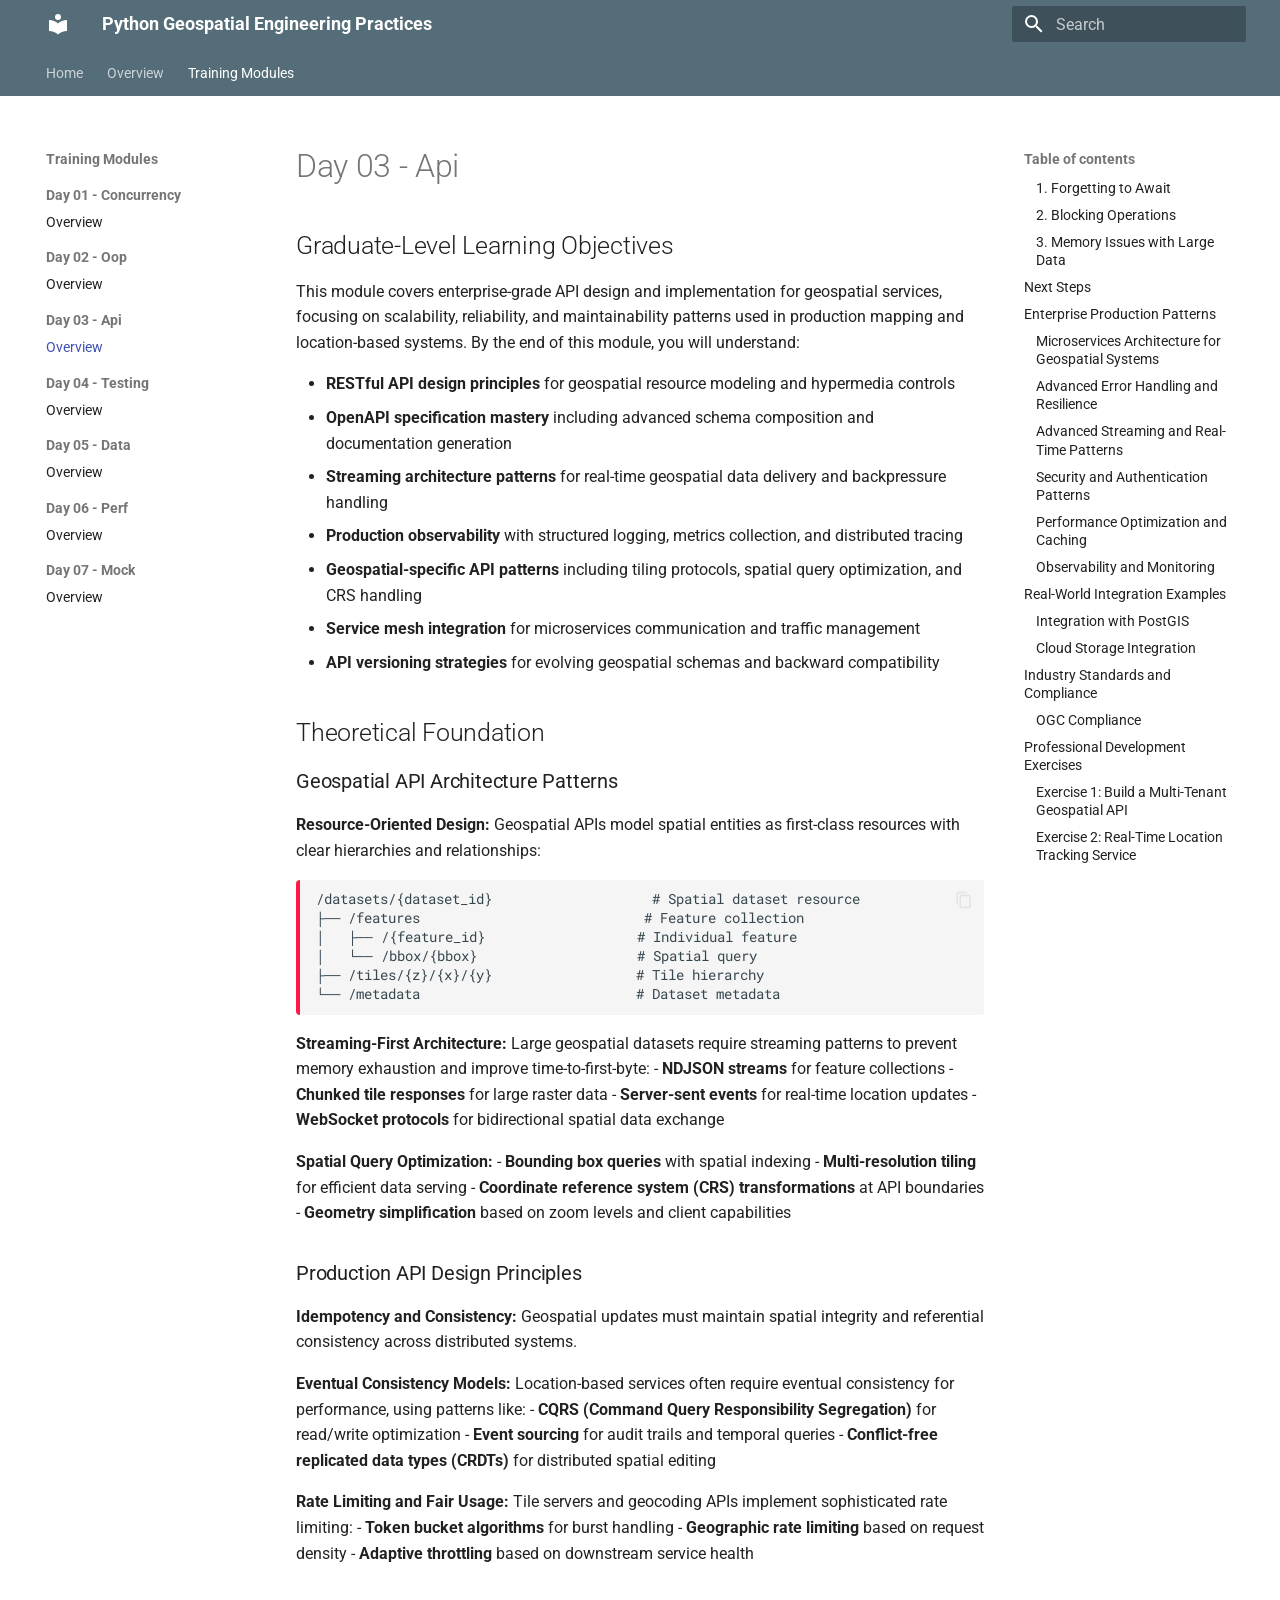
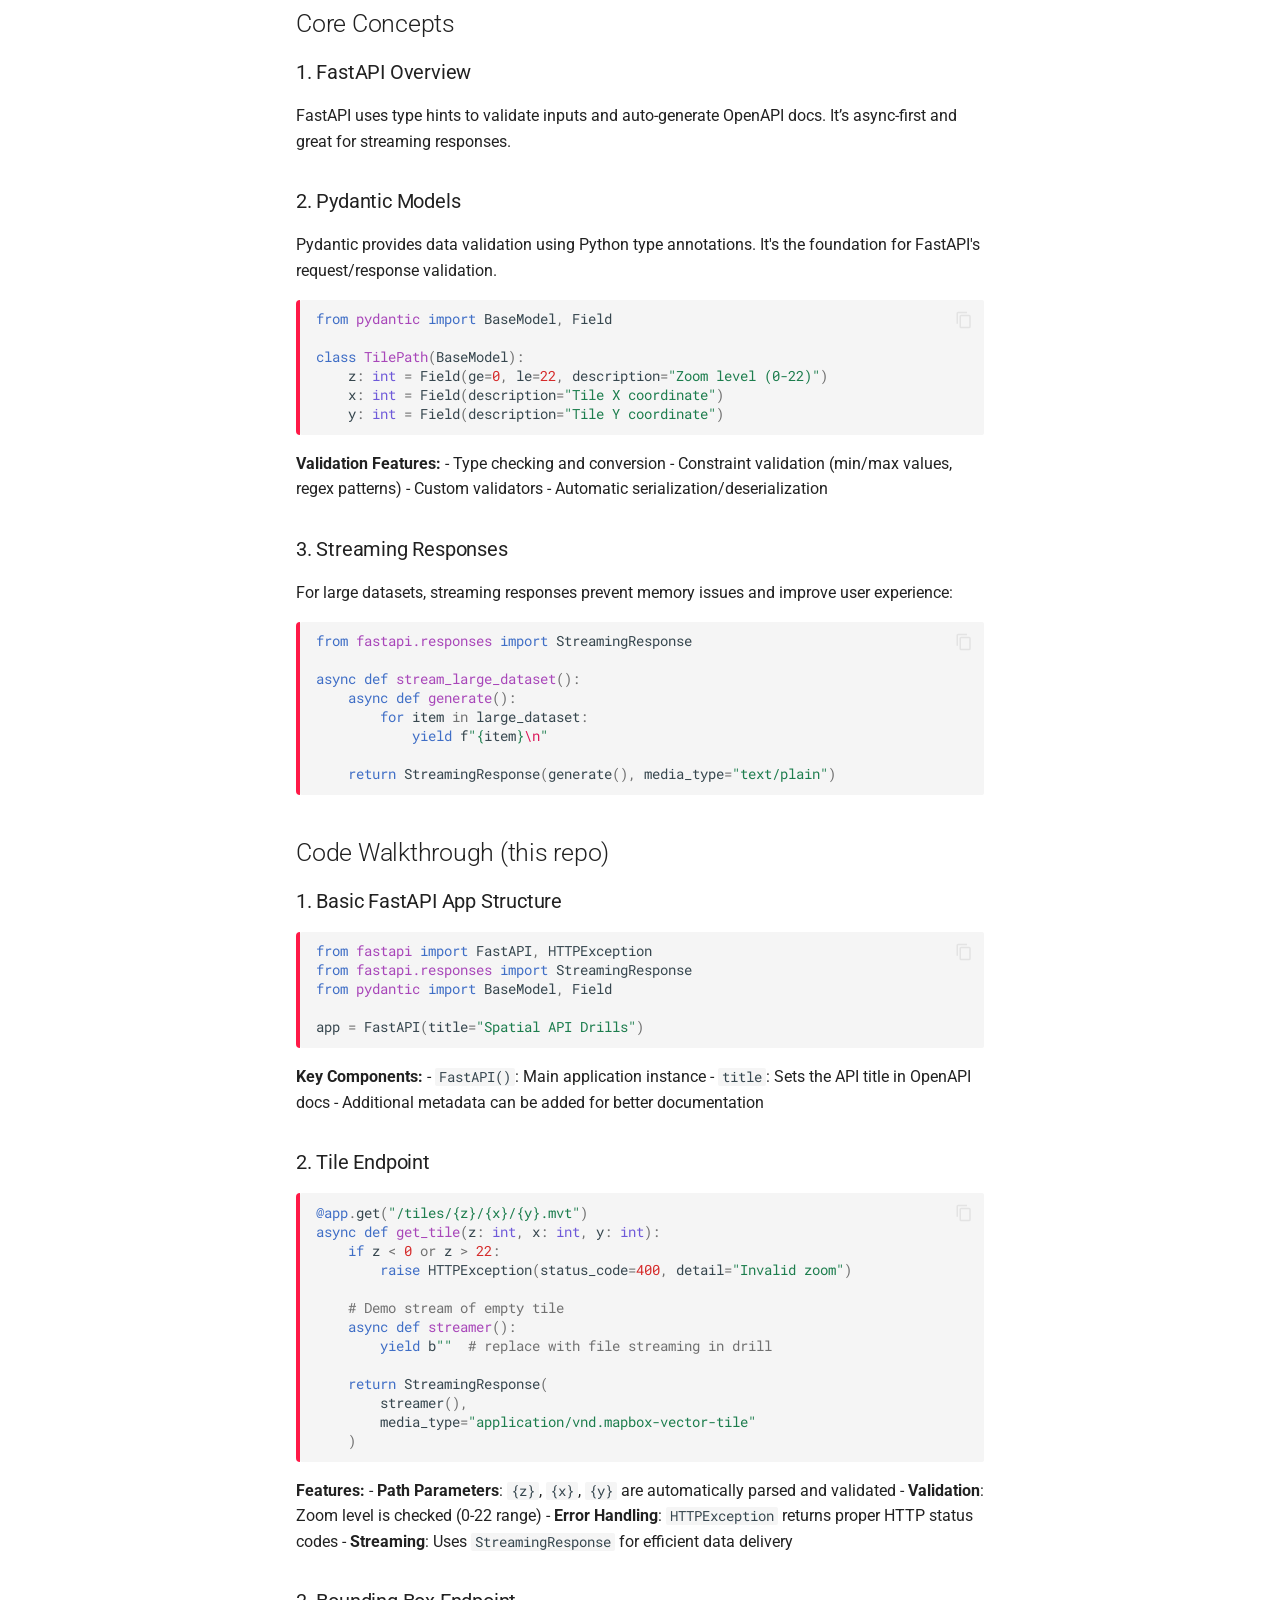
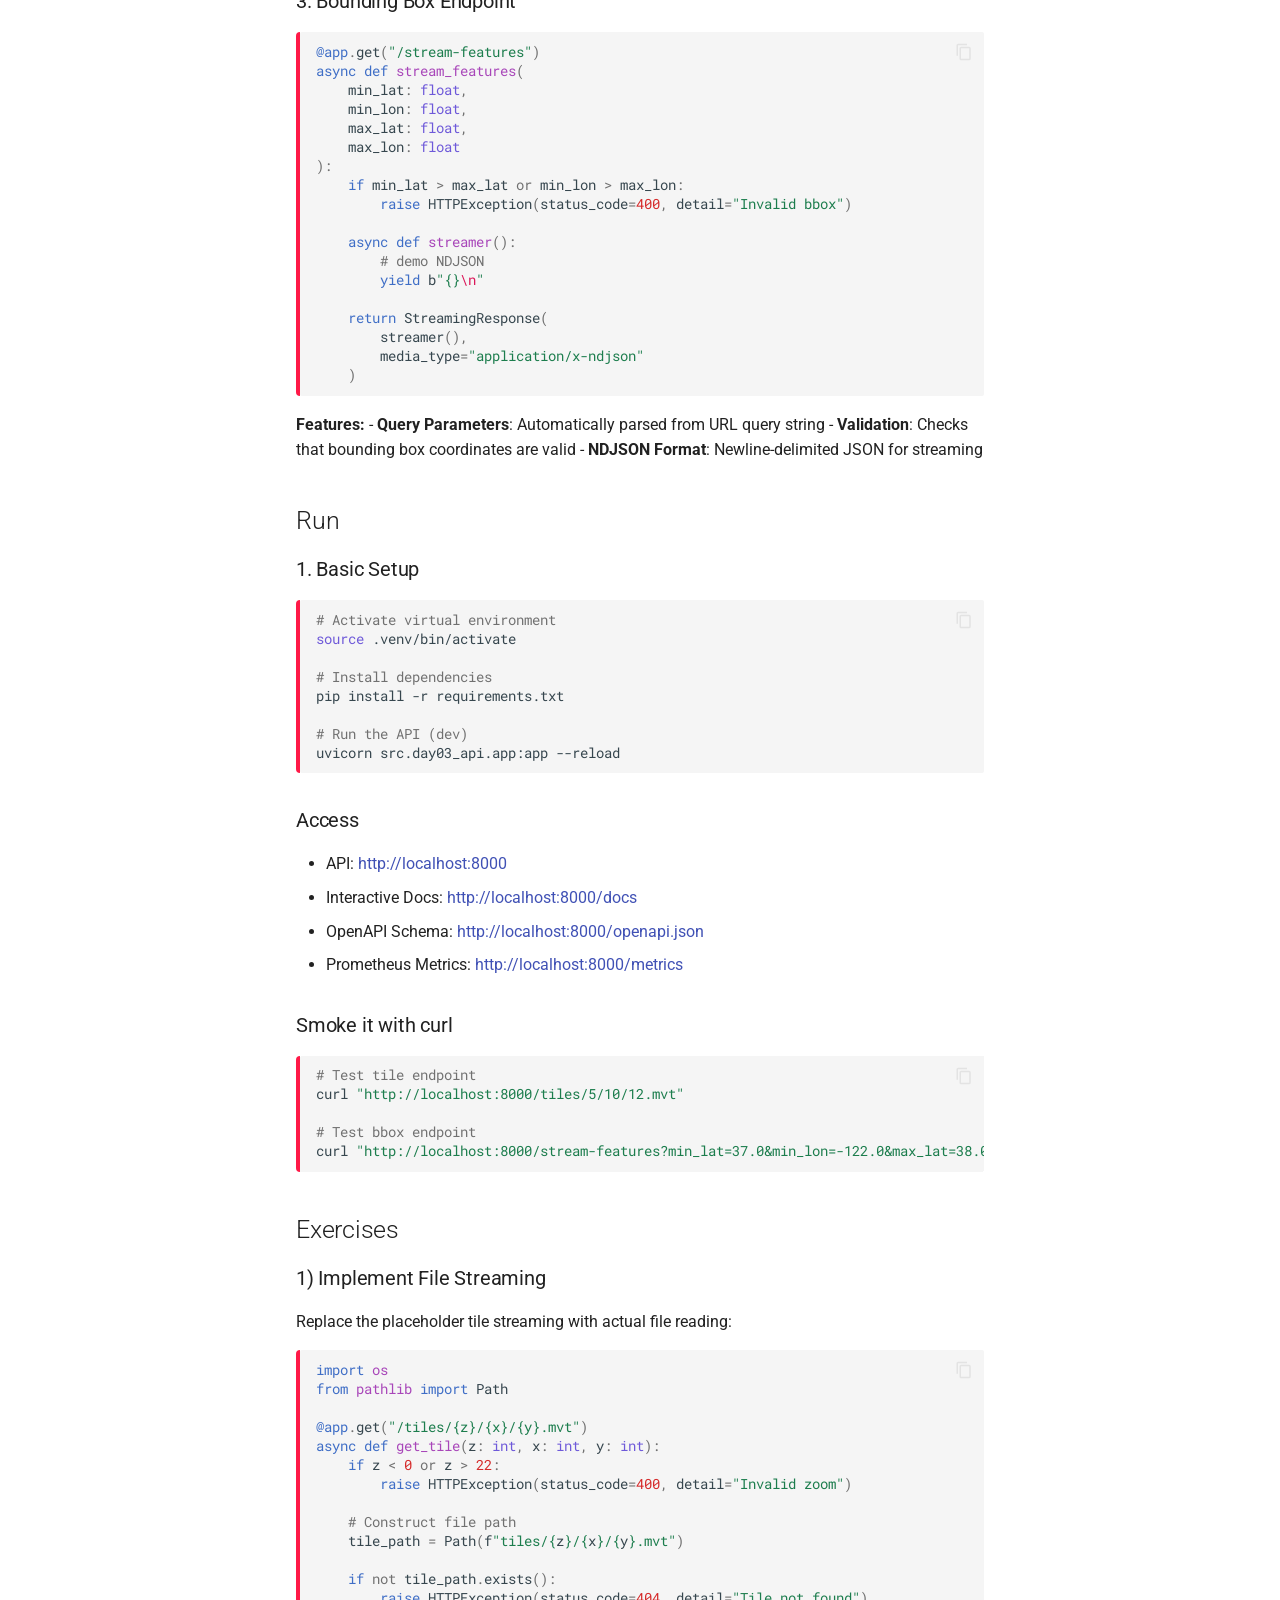
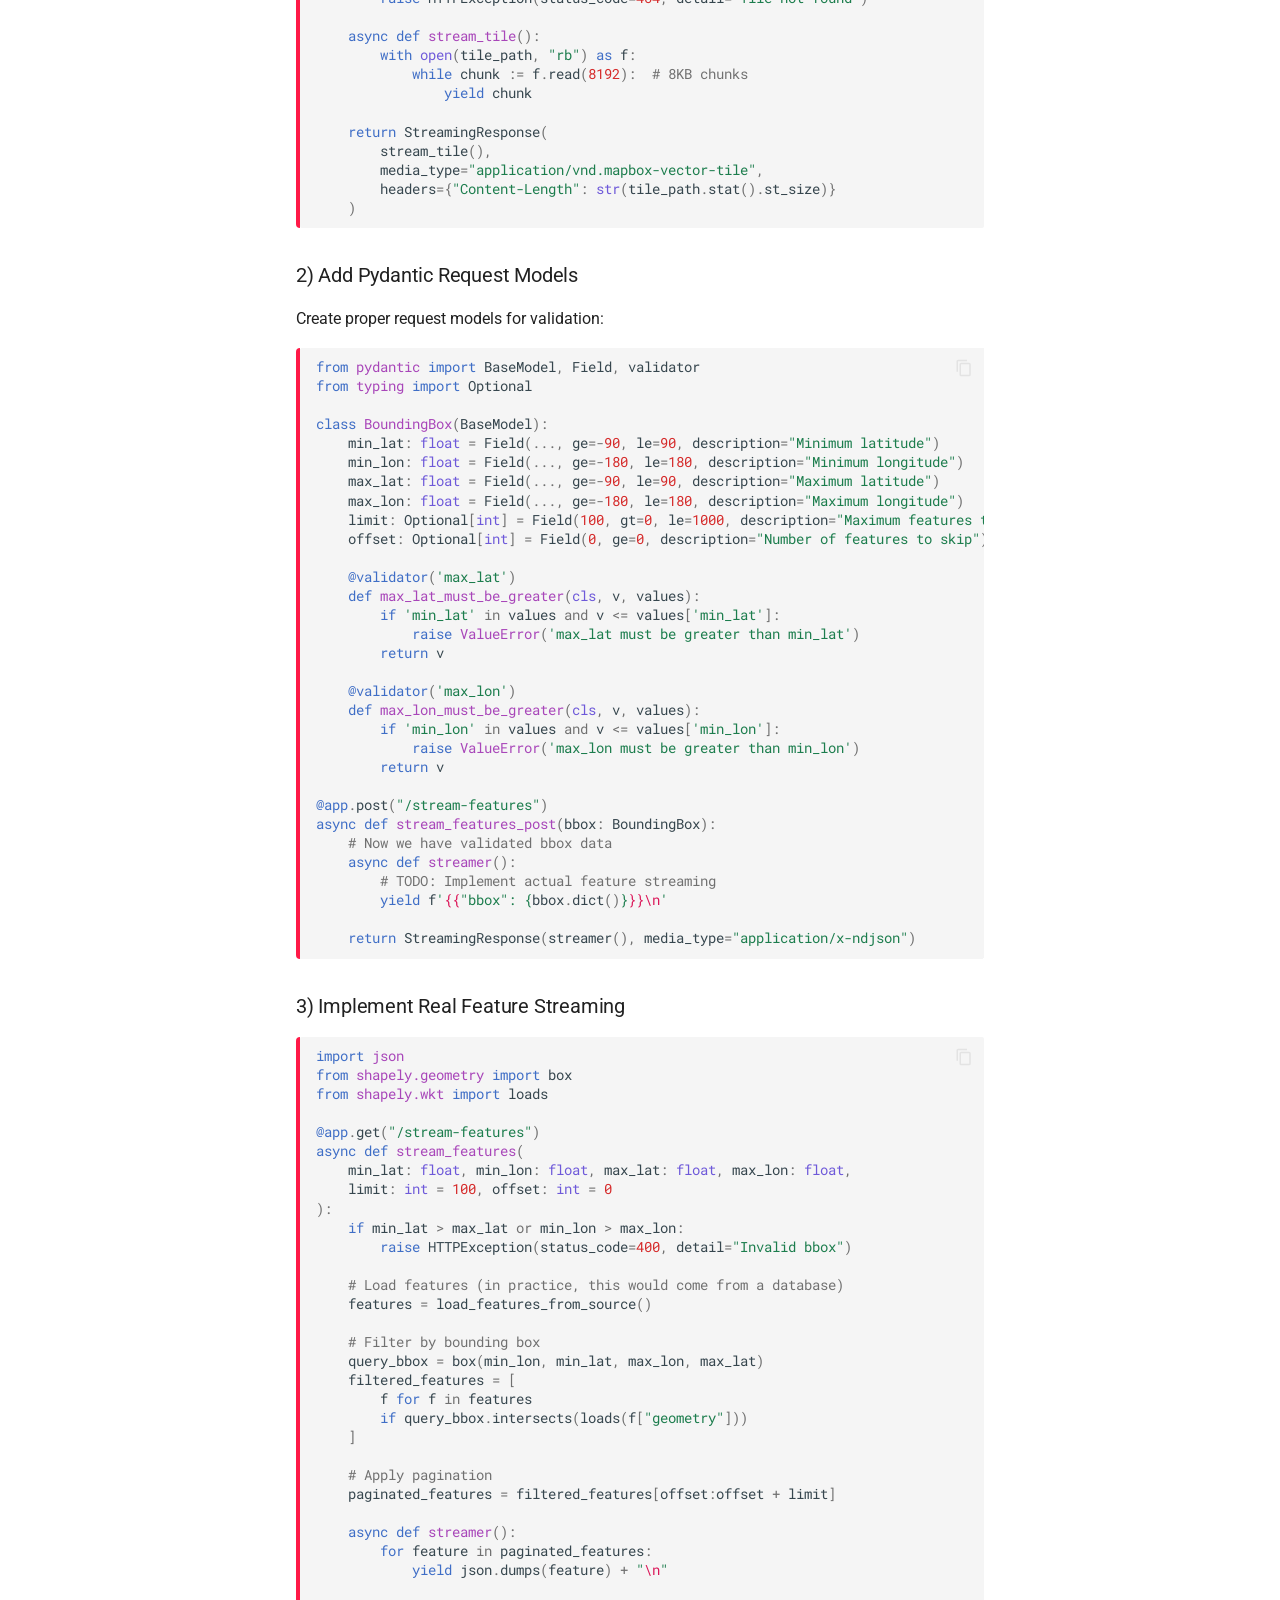
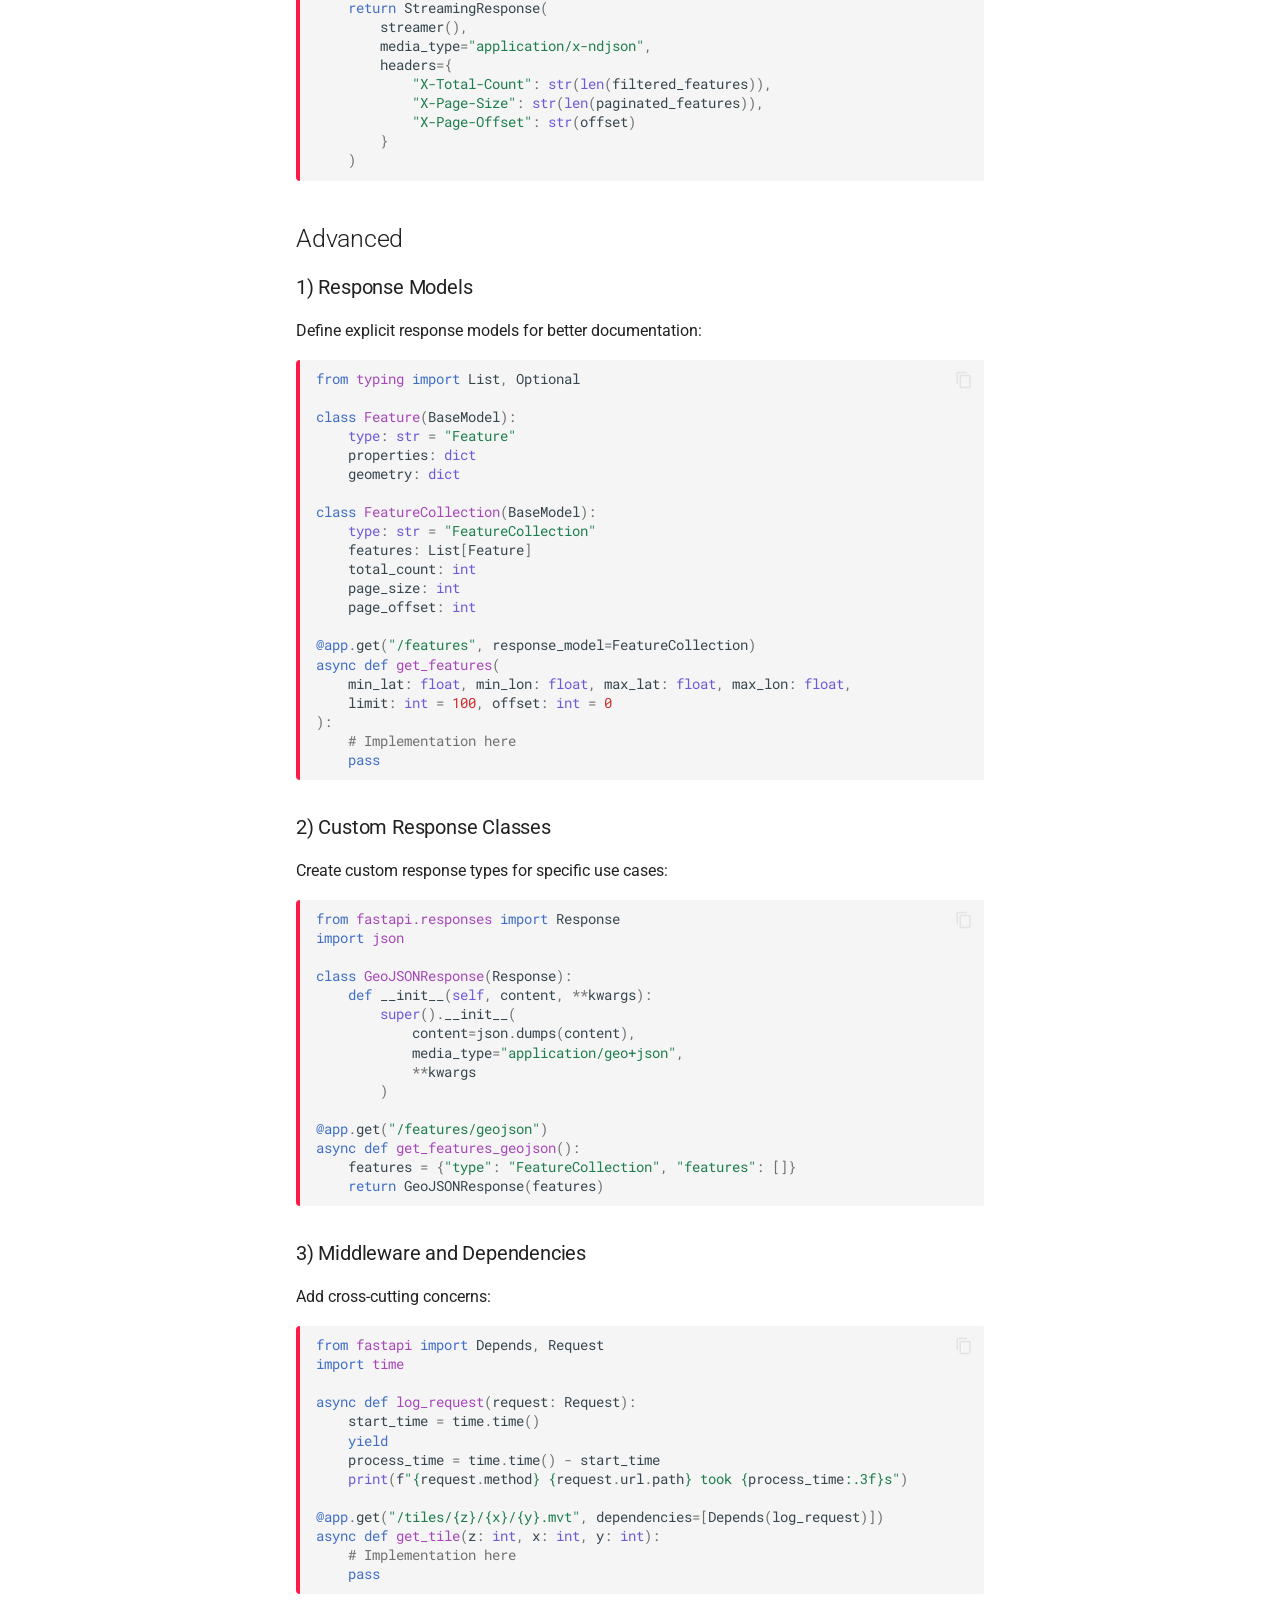
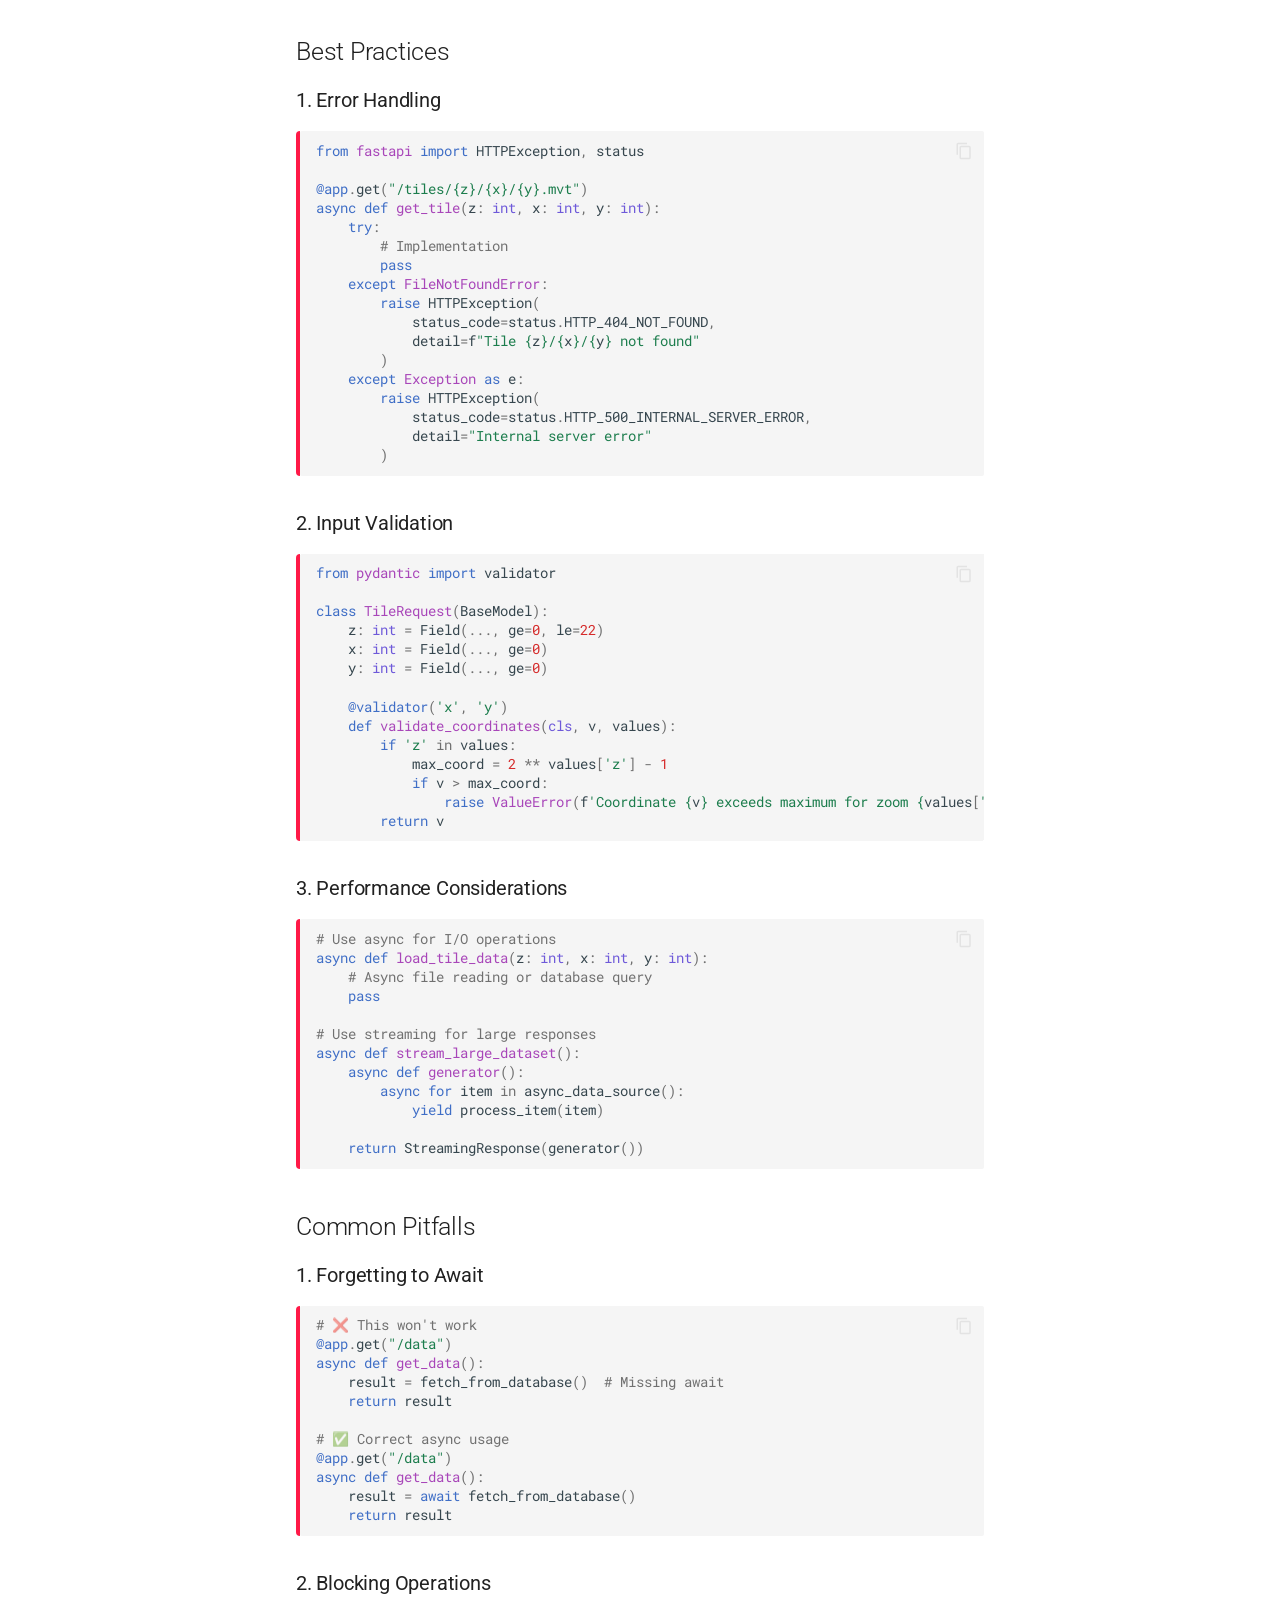
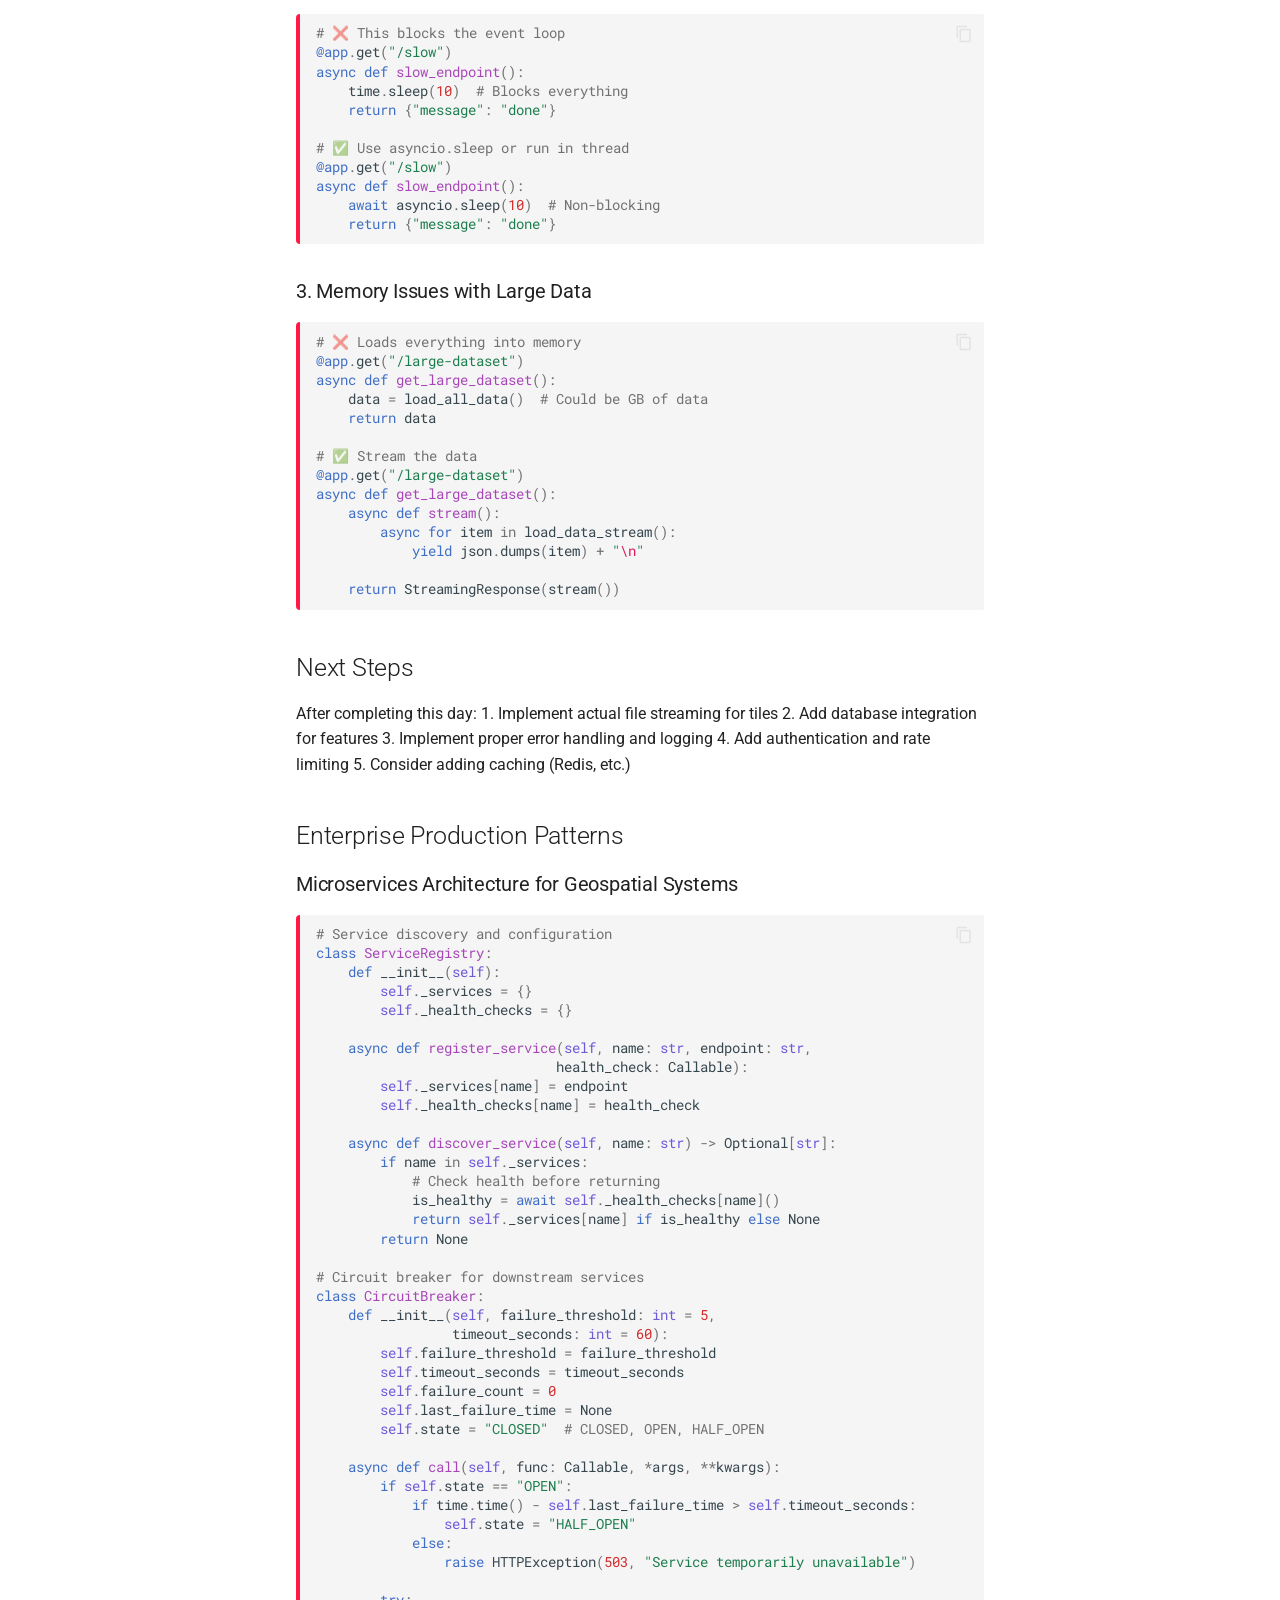
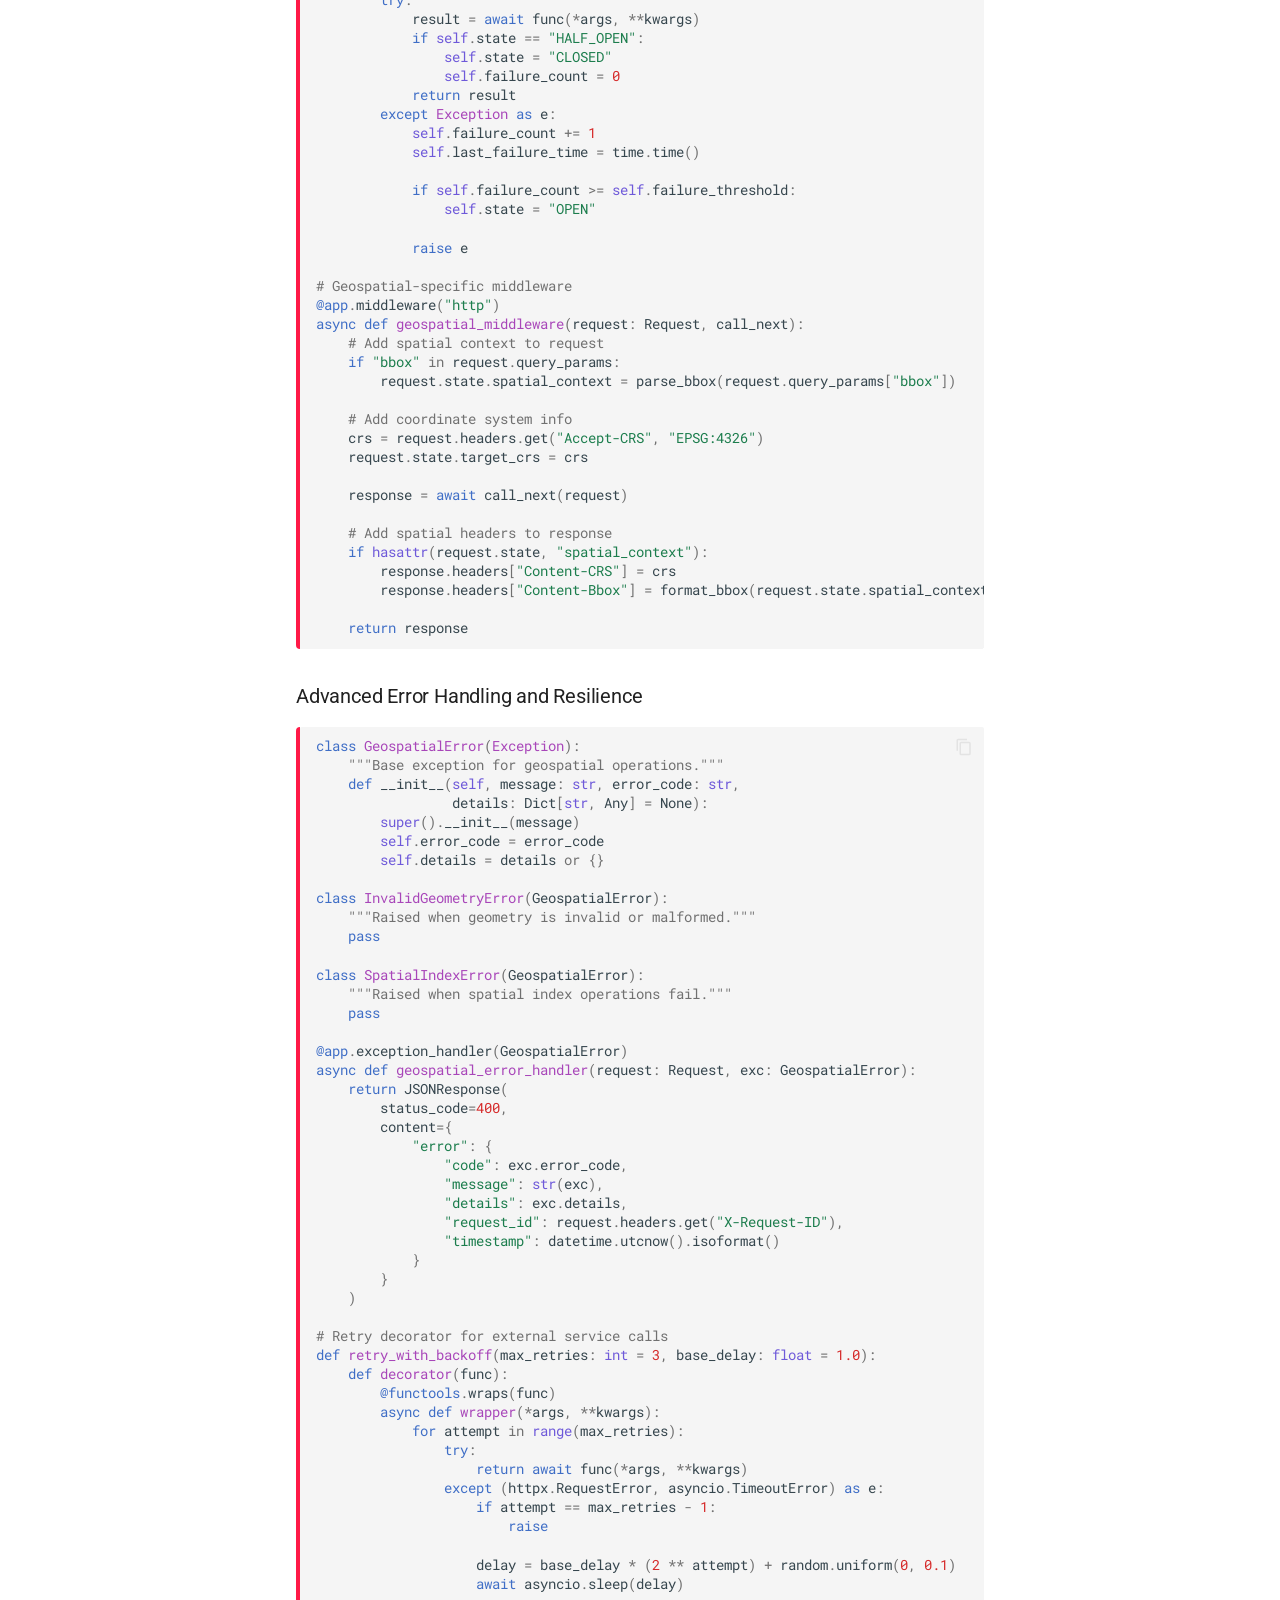
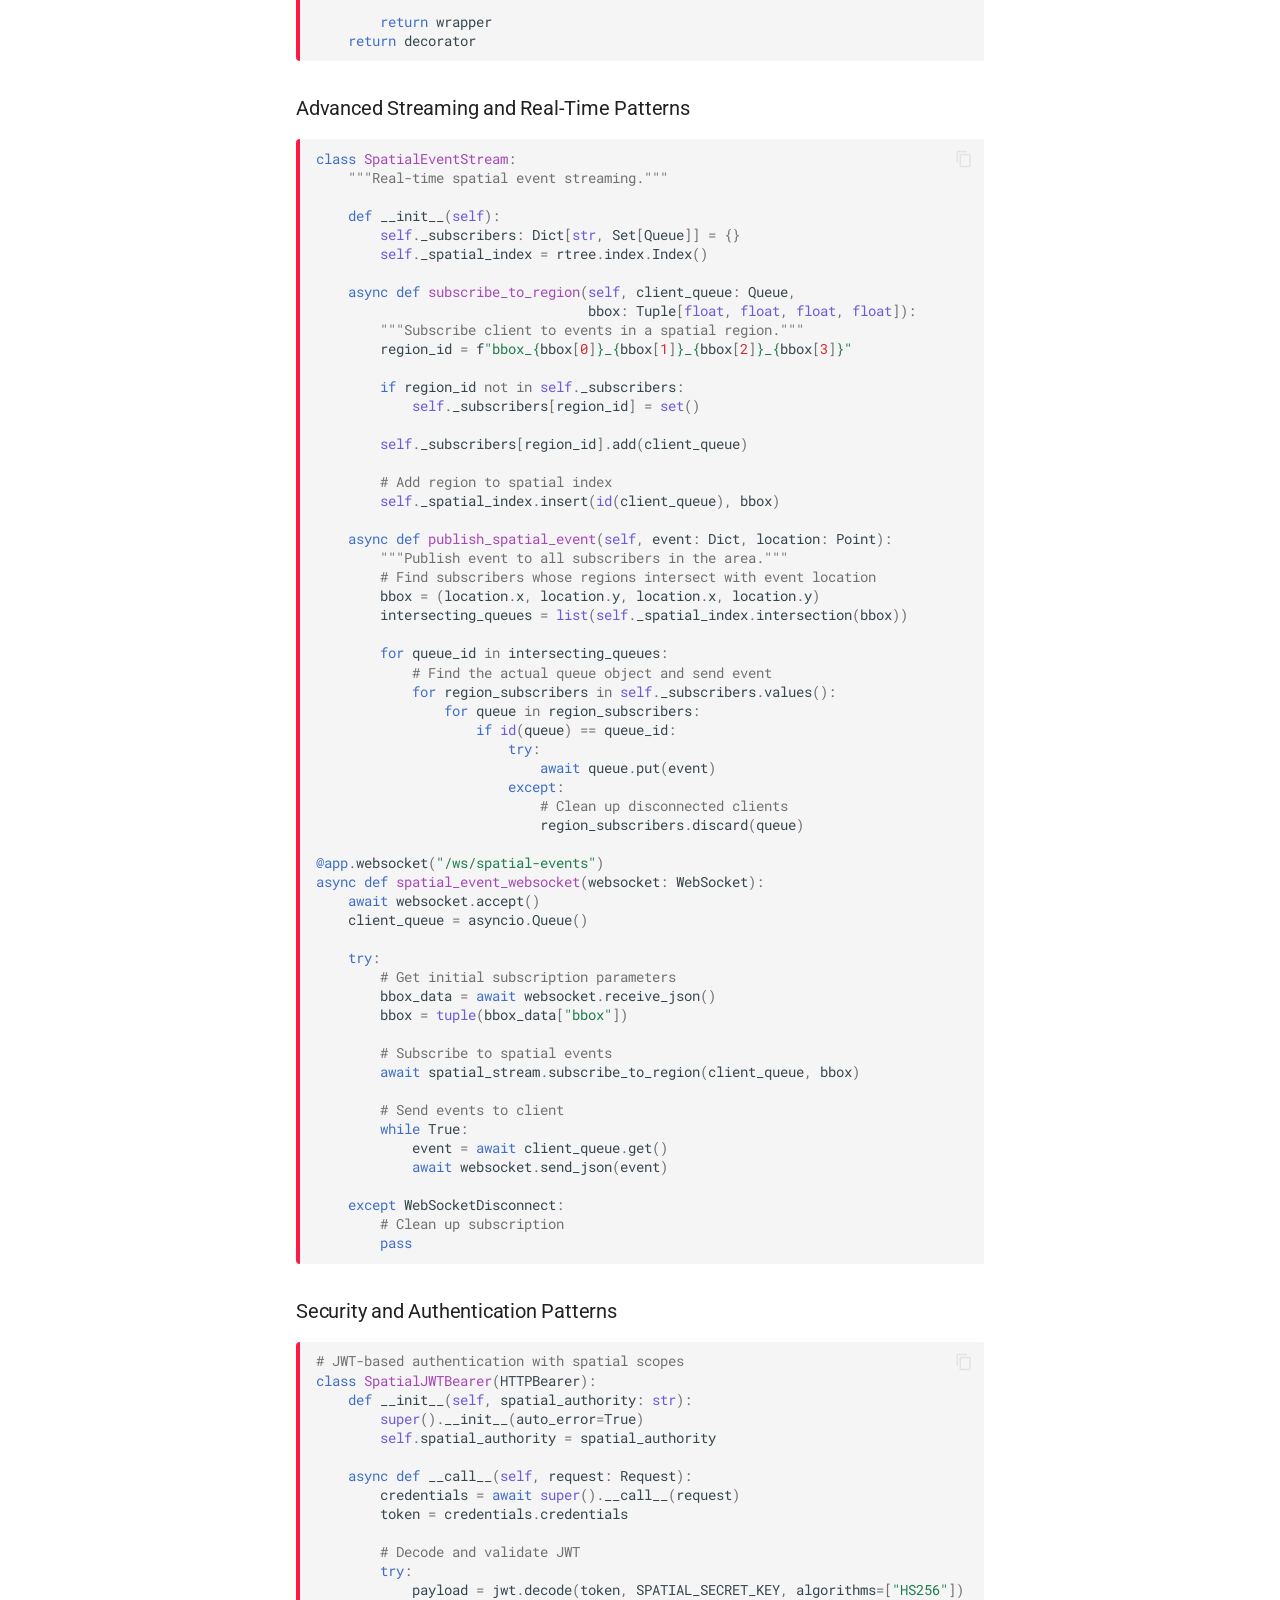
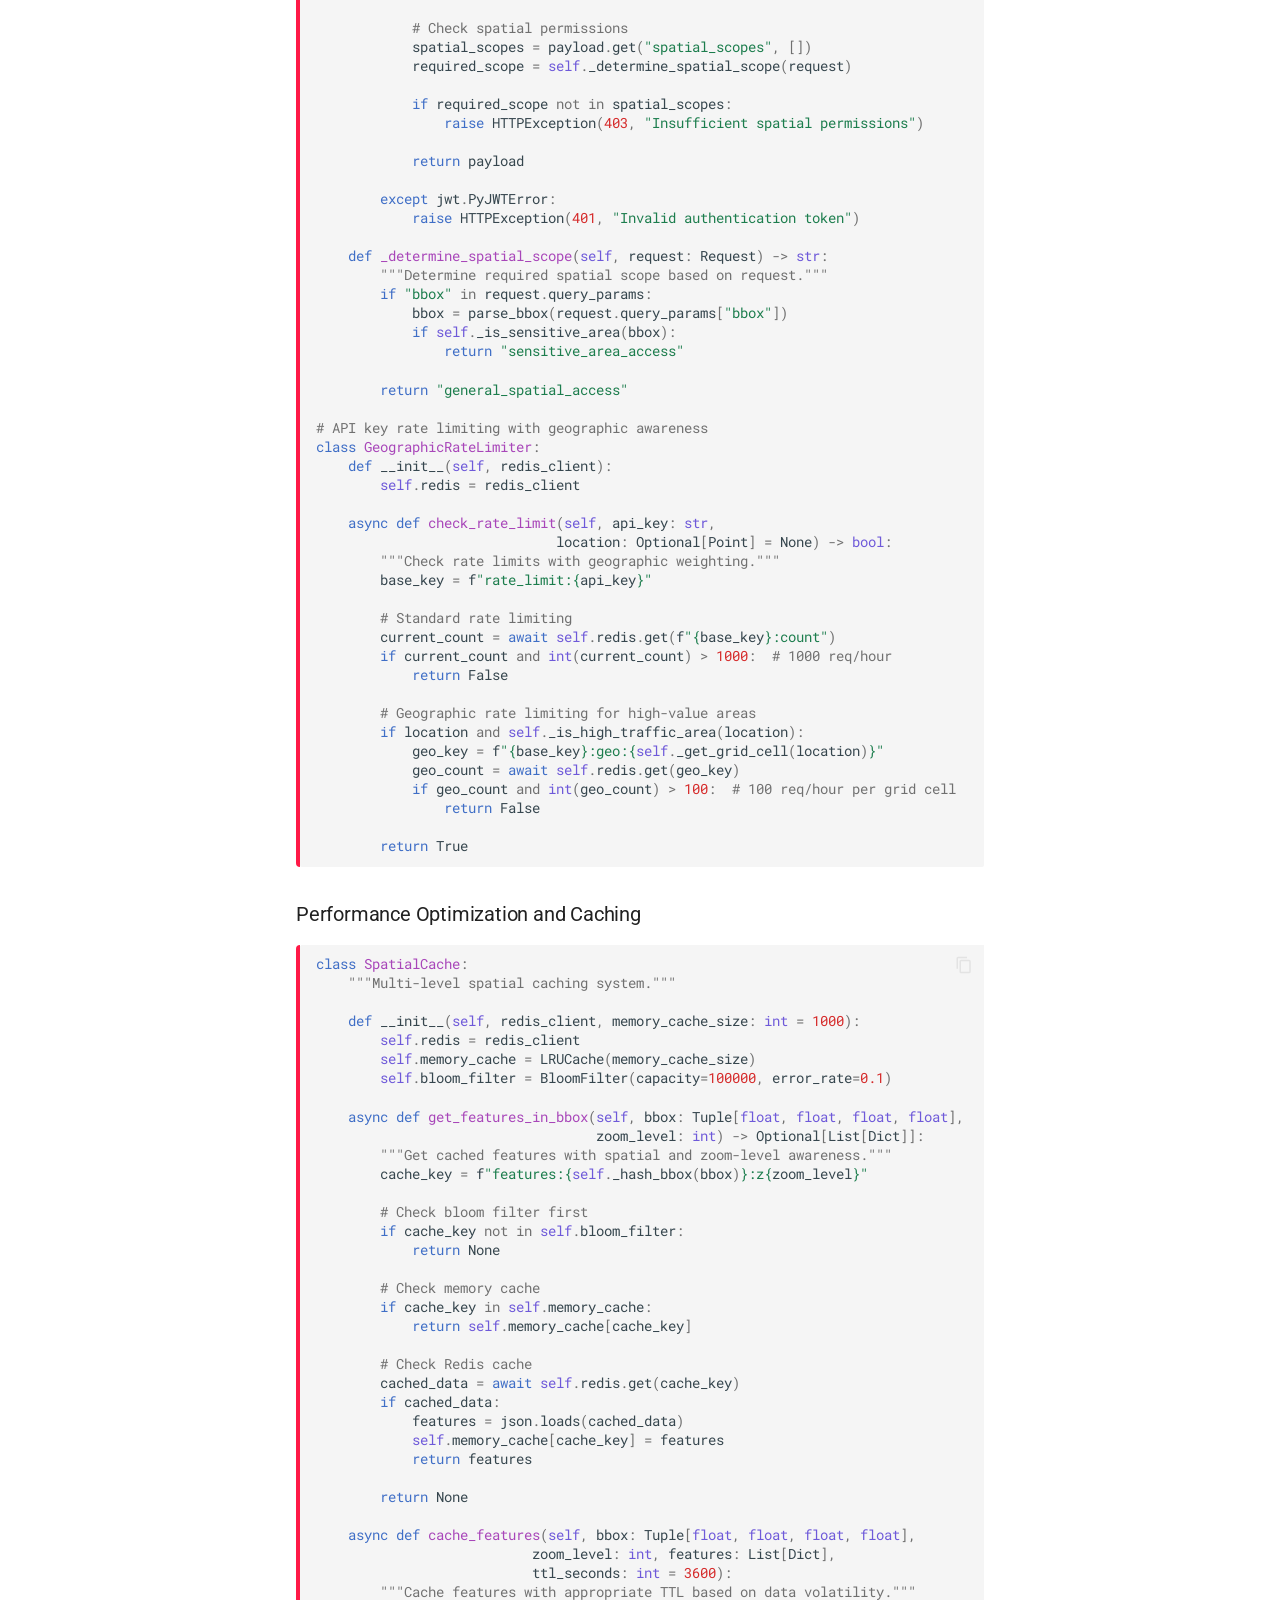
<file: python-prep-site/site/day03_api/index.html>
<!doctype html>
<html lang="en" class="no-js">
  <head>
    
      <meta charset="utf-8">
      <meta name="viewport" content="width=device-width,initial-scale=1">
      
        <meta name="description" content="Practical patterns and drills for high-quality Python development with geospatial data">
      
      
      
      
        <link rel="prev" href="../day02_oop/">
      
      
        <link rel="next" href="../day04_testing/">
      
      
      <link rel="icon" href="../assets/images/favicon.png">
      <meta name="generator" content="mkdocs-1.6.1, mkdocs-material-9.6.16">
    
    
      
        <title>Overview - Python Geospatial Engineering Practices</title>
      
    
    
      <link rel="stylesheet" href="../assets/stylesheets/main.7e37652d.min.css">
      
        
        <link rel="stylesheet" href="../assets/stylesheets/palette.06af60db.min.css">
      
      


    
    
      
    
    
      
        
        
        <link rel="preconnect" href="https://fonts.gstatic.com" crossorigin>
        <link rel="stylesheet" href="https://fonts.googleapis.com/css?family=Roboto:300,300i,400,400i,700,700i%7CRoboto+Mono:400,400i,700,700i&display=fallback">
        <style>:root{--md-text-font:"Roboto";--md-code-font:"Roboto Mono"}</style>
      
    
    
      <link rel="stylesheet" href="../assets/_mkdocstrings.css">
    
      <link rel="stylesheet" href="../stylesheets/extra.css">
    
    <script>__md_scope=new URL("..",location),__md_hash=e=>[...e].reduce(((e,_)=>(e<<5)-e+_.charCodeAt(0)),0),__md_get=(e,_=localStorage,t=__md_scope)=>JSON.parse(_.getItem(t.pathname+"."+e)),__md_set=(e,_,t=localStorage,a=__md_scope)=>{try{t.setItem(a.pathname+"."+e,JSON.stringify(_))}catch(e){}}</script>
    
      

    
    
    
  </head>
  
  
    
    
      
    
    
    
    
    <body dir="ltr" data-md-color-scheme="default" data-md-color-primary="blue-grey" data-md-color-accent="red">
  
    
    <input class="md-toggle" data-md-toggle="drawer" type="checkbox" id="__drawer" autocomplete="off">
    <input class="md-toggle" data-md-toggle="search" type="checkbox" id="__search" autocomplete="off">
    <label class="md-overlay" for="__drawer"></label>
    <div data-md-component="skip">
      
        
        <a href="#day-03-api" class="md-skip">
          Skip to content
        </a>
      
    </div>
    <div data-md-component="announce">
      
    </div>
    
    
      

<header class="md-header" data-md-component="header">
  <nav class="md-header__inner md-grid" aria-label="Header">
    <a href=".." title="Python Geospatial Engineering Practices" class="md-header__button md-logo" aria-label="Python Geospatial Engineering Practices" data-md-component="logo">
      
  
  <svg xmlns="http://www.w3.org/2000/svg" viewBox="0 0 24 24"><path d="M12 8a3 3 0 0 0 3-3 3 3 0 0 0-3-3 3 3 0 0 0-3 3 3 3 0 0 0 3 3m0 3.54C9.64 9.35 6.5 8 3 8v11c3.5 0 6.64 1.35 9 3.54 2.36-2.19 5.5-3.54 9-3.54V8c-3.5 0-6.64 1.35-9 3.54"/></svg>

    </a>
    <label class="md-header__button md-icon" for="__drawer">
      
      <svg xmlns="http://www.w3.org/2000/svg" viewBox="0 0 24 24"><path d="M3 6h18v2H3zm0 5h18v2H3zm0 5h18v2H3z"/></svg>
    </label>
    <div class="md-header__title" data-md-component="header-title">
      <div class="md-header__ellipsis">
        <div class="md-header__topic">
          <span class="md-ellipsis">
            Python Geospatial Engineering Practices
          </span>
        </div>
        <div class="md-header__topic" data-md-component="header-topic">
          <span class="md-ellipsis">
            
              Overview
            
          </span>
        </div>
      </div>
    </div>
    
      
        <form class="md-header__option" data-md-component="palette">
  
    
    
    
    <input class="md-option" data-md-color-media="" data-md-color-scheme="default" data-md-color-primary="blue-grey" data-md-color-accent="red"  aria-hidden="true"  type="radio" name="__palette" id="__palette_0">
    
  
    
    
    
    <input class="md-option" data-md-color-media="" data-md-color-scheme="slate" data-md-color-primary="blue-grey" data-md-color-accent="red"  aria-hidden="true"  type="radio" name="__palette" id="__palette_1">
    
  
</form>
      
    
    
      <script>var palette=__md_get("__palette");if(palette&&palette.color){if("(prefers-color-scheme)"===palette.color.media){var media=matchMedia("(prefers-color-scheme: light)"),input=document.querySelector(media.matches?"[data-md-color-media='(prefers-color-scheme: light)']":"[data-md-color-media='(prefers-color-scheme: dark)']");palette.color.media=input.getAttribute("data-md-color-media"),palette.color.scheme=input.getAttribute("data-md-color-scheme"),palette.color.primary=input.getAttribute("data-md-color-primary"),palette.color.accent=input.getAttribute("data-md-color-accent")}for(var[key,value]of Object.entries(palette.color))document.body.setAttribute("data-md-color-"+key,value)}</script>
    
    
    
      
      
        <label class="md-header__button md-icon" for="__search">
          
          <svg xmlns="http://www.w3.org/2000/svg" viewBox="0 0 24 24"><path d="M9.5 3A6.5 6.5 0 0 1 16 9.5c0 1.61-.59 3.09-1.56 4.23l.27.27h.79l5 5-1.5 1.5-5-5v-.79l-.27-.27A6.52 6.52 0 0 1 9.5 16 6.5 6.5 0 0 1 3 9.5 6.5 6.5 0 0 1 9.5 3m0 2C7 5 5 7 5 9.5S7 14 9.5 14 14 12 14 9.5 12 5 9.5 5"/></svg>
        </label>
        <div class="md-search" data-md-component="search" role="dialog">
  <label class="md-search__overlay" for="__search"></label>
  <div class="md-search__inner" role="search">
    <form class="md-search__form" name="search">
      <input type="text" class="md-search__input" name="query" aria-label="Search" placeholder="Search" autocapitalize="off" autocorrect="off" autocomplete="off" spellcheck="false" data-md-component="search-query" required>
      <label class="md-search__icon md-icon" for="__search">
        
        <svg xmlns="http://www.w3.org/2000/svg" viewBox="0 0 24 24"><path d="M9.5 3A6.5 6.5 0 0 1 16 9.5c0 1.61-.59 3.09-1.56 4.23l.27.27h.79l5 5-1.5 1.5-5-5v-.79l-.27-.27A6.52 6.52 0 0 1 9.5 16 6.5 6.5 0 0 1 3 9.5 6.5 6.5 0 0 1 9.5 3m0 2C7 5 5 7 5 9.5S7 14 9.5 14 14 12 14 9.5 12 5 9.5 5"/></svg>
        
        <svg xmlns="http://www.w3.org/2000/svg" viewBox="0 0 24 24"><path d="M20 11v2H8l5.5 5.5-1.42 1.42L4.16 12l7.92-7.92L13.5 5.5 8 11z"/></svg>
      </label>
      <nav class="md-search__options" aria-label="Search">
        
        <button type="reset" class="md-search__icon md-icon" title="Clear" aria-label="Clear" tabindex="-1">
          
          <svg xmlns="http://www.w3.org/2000/svg" viewBox="0 0 24 24"><path d="M19 6.41 17.59 5 12 10.59 6.41 5 5 6.41 10.59 12 5 17.59 6.41 19 12 13.41 17.59 19 19 17.59 13.41 12z"/></svg>
        </button>
      </nav>
      
        <div class="md-search__suggest" data-md-component="search-suggest"></div>
      
    </form>
    <div class="md-search__output">
      <div class="md-search__scrollwrap" tabindex="0" data-md-scrollfix>
        <div class="md-search-result" data-md-component="search-result">
          <div class="md-search-result__meta">
            Initializing search
          </div>
          <ol class="md-search-result__list" role="presentation"></ol>
        </div>
      </div>
    </div>
  </div>
</div>
      
    
    
  </nav>
  
</header>
    
    <div class="md-container" data-md-component="container">
      
      
        
          
            
<nav class="md-tabs" aria-label="Tabs" data-md-component="tabs">
  <div class="md-grid">
    <ul class="md-tabs__list">
      
        
  
  
  
  
    <li class="md-tabs__item">
      <a href=".." class="md-tabs__link">
        
  
  
    
  
  Home

      </a>
    </li>
  

      
        
  
  
  
  
    
    
      <li class="md-tabs__item">
        <a href="../study_plan/" class="md-tabs__link">
          
  
  
  Overview

        </a>
      </li>
    
  

      
        
  
  
  
    
  
  
    
    
      
  
  
  
    
  
  
    
    
      <li class="md-tabs__item md-tabs__item--active">
        <a href="../day01_concurrency/" class="md-tabs__link">
          
  
  
  Training Modules

        </a>
      </li>
    
  

    
  

      
    </ul>
  </div>
</nav>
          
        
      
      <main class="md-main" data-md-component="main">
        <div class="md-main__inner md-grid">
          
            
              
              <div class="md-sidebar md-sidebar--primary" data-md-component="sidebar" data-md-type="navigation" >
                <div class="md-sidebar__scrollwrap">
                  <div class="md-sidebar__inner">
                    


  


<nav class="md-nav md-nav--primary md-nav--lifted" aria-label="Navigation" data-md-level="0">
  <label class="md-nav__title" for="__drawer">
    <a href=".." title="Python Geospatial Engineering Practices" class="md-nav__button md-logo" aria-label="Python Geospatial Engineering Practices" data-md-component="logo">
      
  
  <svg xmlns="http://www.w3.org/2000/svg" viewBox="0 0 24 24"><path d="M12 8a3 3 0 0 0 3-3 3 3 0 0 0-3-3 3 3 0 0 0-3 3 3 3 0 0 0 3 3m0 3.54C9.64 9.35 6.5 8 3 8v11c3.5 0 6.64 1.35 9 3.54 2.36-2.19 5.5-3.54 9-3.54V8c-3.5 0-6.64 1.35-9 3.54"/></svg>

    </a>
    Python Geospatial Engineering Practices
  </label>
  
  <ul class="md-nav__list" data-md-scrollfix>
    
      
      
  
  
  
  
    <li class="md-nav__item">
      <a href=".." class="md-nav__link">
        
  
  
  <span class="md-ellipsis">
    Home
    
  </span>
  

      </a>
    </li>
  

    
      
      
  
  
  
  
    
    
    
    
      
      
        
      
    
    
    <li class="md-nav__item md-nav__item--nested">
      
        
        
        <input class="md-nav__toggle md-toggle " type="checkbox" id="__nav_2" >
        
          
          <label class="md-nav__link" for="__nav_2" id="__nav_2_label" tabindex="0">
            
  
  
  <span class="md-ellipsis">
    Overview
    
  </span>
  

            <span class="md-nav__icon md-icon"></span>
          </label>
        
        <nav class="md-nav" data-md-level="1" aria-labelledby="__nav_2_label" aria-expanded="false">
          <label class="md-nav__title" for="__nav_2">
            <span class="md-nav__icon md-icon"></span>
            Overview
          </label>
          <ul class="md-nav__list" data-md-scrollfix>
            
              
                
  
  
  
  
    <li class="md-nav__item">
      <a href="../study_plan/" class="md-nav__link">
        
  
  
  <span class="md-ellipsis">
    Study Plan
    
  </span>
  

      </a>
    </li>
  

              
            
          </ul>
        </nav>
      
    </li>
  

    
      
      
  
  
    
  
  
  
    
    
    
    
      
        
        
      
      
        
      
    
    
    <li class="md-nav__item md-nav__item--active md-nav__item--section md-nav__item--nested">
      
        
        
        <input class="md-nav__toggle md-toggle " type="checkbox" id="__nav_3" checked>
        
          
          <label class="md-nav__link" for="__nav_3" id="__nav_3_label" tabindex="">
            
  
  
  <span class="md-ellipsis">
    Training Modules
    
  </span>
  

            <span class="md-nav__icon md-icon"></span>
          </label>
        
        <nav class="md-nav" data-md-level="1" aria-labelledby="__nav_3_label" aria-expanded="true">
          <label class="md-nav__title" for="__nav_3">
            <span class="md-nav__icon md-icon"></span>
            Training Modules
          </label>
          <ul class="md-nav__list" data-md-scrollfix>
            
              
                
  
  
  
  
    
    
    
    
      
      
        
          
          
        
      
    
    
    <li class="md-nav__item md-nav__item--section md-nav__item--nested">
      
        
        
        <input class="md-nav__toggle md-toggle " type="checkbox" id="__nav_3_1" >
        
          
          <label class="md-nav__link" for="__nav_3_1" id="__nav_3_1_label" tabindex="">
            
  
  
  <span class="md-ellipsis">
    Day 01 - Concurrency
    
  </span>
  

            <span class="md-nav__icon md-icon"></span>
          </label>
        
        <nav class="md-nav" data-md-level="2" aria-labelledby="__nav_3_1_label" aria-expanded="false">
          <label class="md-nav__title" for="__nav_3_1">
            <span class="md-nav__icon md-icon"></span>
            Day 01 - Concurrency
          </label>
          <ul class="md-nav__list" data-md-scrollfix>
            
              
                
  
  
  
  
    <li class="md-nav__item">
      <a href="../day01_concurrency/" class="md-nav__link">
        
  
  
  <span class="md-ellipsis">
    Overview
    
  </span>
  

      </a>
    </li>
  

              
            
          </ul>
        </nav>
      
    </li>
  

              
            
              
                
  
  
  
  
    
    
    
    
      
      
        
          
          
        
      
    
    
    <li class="md-nav__item md-nav__item--section md-nav__item--nested">
      
        
        
        <input class="md-nav__toggle md-toggle " type="checkbox" id="__nav_3_2" >
        
          
          <label class="md-nav__link" for="__nav_3_2" id="__nav_3_2_label" tabindex="">
            
  
  
  <span class="md-ellipsis">
    Day 02 - Oop
    
  </span>
  

            <span class="md-nav__icon md-icon"></span>
          </label>
        
        <nav class="md-nav" data-md-level="2" aria-labelledby="__nav_3_2_label" aria-expanded="false">
          <label class="md-nav__title" for="__nav_3_2">
            <span class="md-nav__icon md-icon"></span>
            Day 02 - Oop
          </label>
          <ul class="md-nav__list" data-md-scrollfix>
            
              
                
  
  
  
  
    <li class="md-nav__item">
      <a href="../day02_oop/" class="md-nav__link">
        
  
  
  <span class="md-ellipsis">
    Overview
    
  </span>
  

      </a>
    </li>
  

              
            
          </ul>
        </nav>
      
    </li>
  

              
            
              
                
  
  
    
  
  
  
    
    
    
    
      
      
        
          
          
        
      
    
    
    <li class="md-nav__item md-nav__item--active md-nav__item--section md-nav__item--nested">
      
        
        
        <input class="md-nav__toggle md-toggle " type="checkbox" id="__nav_3_3" checked>
        
          
          <label class="md-nav__link" for="__nav_3_3" id="__nav_3_3_label" tabindex="">
            
  
  
  <span class="md-ellipsis">
    Day 03 - Api
    
  </span>
  

            <span class="md-nav__icon md-icon"></span>
          </label>
        
        <nav class="md-nav" data-md-level="2" aria-labelledby="__nav_3_3_label" aria-expanded="true">
          <label class="md-nav__title" for="__nav_3_3">
            <span class="md-nav__icon md-icon"></span>
            Day 03 - Api
          </label>
          <ul class="md-nav__list" data-md-scrollfix>
            
              
                
  
  
    
  
  
  
    <li class="md-nav__item md-nav__item--active">
      
      <input class="md-nav__toggle md-toggle" type="checkbox" id="__toc">
      
      
        
      
      
        <label class="md-nav__link md-nav__link--active" for="__toc">
          
  
  
  <span class="md-ellipsis">
    Overview
    
  </span>
  

          <span class="md-nav__icon md-icon"></span>
        </label>
      
      <a href="./" class="md-nav__link md-nav__link--active">
        
  
  
  <span class="md-ellipsis">
    Overview
    
  </span>
  

      </a>
      
        

<nav class="md-nav md-nav--secondary" aria-label="Table of contents">
  
  
  
    
  
  
    <label class="md-nav__title" for="__toc">
      <span class="md-nav__icon md-icon"></span>
      Table of contents
    </label>
    <ul class="md-nav__list" data-md-component="toc" data-md-scrollfix>
      
        <li class="md-nav__item">
  <a href="#graduate-level-learning-objectives" class="md-nav__link">
    <span class="md-ellipsis">
      Graduate-Level Learning Objectives
    </span>
  </a>
  
</li>
      
        <li class="md-nav__item">
  <a href="#theoretical-foundation" class="md-nav__link">
    <span class="md-ellipsis">
      Theoretical Foundation
    </span>
  </a>
  
    <nav class="md-nav" aria-label="Theoretical Foundation">
      <ul class="md-nav__list">
        
          <li class="md-nav__item">
  <a href="#geospatial-api-architecture-patterns" class="md-nav__link">
    <span class="md-ellipsis">
      Geospatial API Architecture Patterns
    </span>
  </a>
  
</li>
        
          <li class="md-nav__item">
  <a href="#production-api-design-principles" class="md-nav__link">
    <span class="md-ellipsis">
      Production API Design Principles
    </span>
  </a>
  
</li>
        
      </ul>
    </nav>
  
</li>
      
        <li class="md-nav__item">
  <a href="#core-concepts" class="md-nav__link">
    <span class="md-ellipsis">
      Core Concepts
    </span>
  </a>
  
    <nav class="md-nav" aria-label="Core Concepts">
      <ul class="md-nav__list">
        
          <li class="md-nav__item">
  <a href="#1-fastapi-overview" class="md-nav__link">
    <span class="md-ellipsis">
      1. FastAPI Overview
    </span>
  </a>
  
</li>
        
          <li class="md-nav__item">
  <a href="#2-pydantic-models" class="md-nav__link">
    <span class="md-ellipsis">
      2. Pydantic Models
    </span>
  </a>
  
</li>
        
          <li class="md-nav__item">
  <a href="#3-streaming-responses" class="md-nav__link">
    <span class="md-ellipsis">
      3. Streaming Responses
    </span>
  </a>
  
</li>
        
      </ul>
    </nav>
  
</li>
      
        <li class="md-nav__item">
  <a href="#code-walkthrough-this-repo" class="md-nav__link">
    <span class="md-ellipsis">
      Code Walkthrough (this repo)
    </span>
  </a>
  
    <nav class="md-nav" aria-label="Code Walkthrough (this repo)">
      <ul class="md-nav__list">
        
          <li class="md-nav__item">
  <a href="#1-basic-fastapi-app-structure" class="md-nav__link">
    <span class="md-ellipsis">
      1. Basic FastAPI App Structure
    </span>
  </a>
  
</li>
        
          <li class="md-nav__item">
  <a href="#2-tile-endpoint" class="md-nav__link">
    <span class="md-ellipsis">
      2. Tile Endpoint
    </span>
  </a>
  
</li>
        
          <li class="md-nav__item">
  <a href="#3-bounding-box-endpoint" class="md-nav__link">
    <span class="md-ellipsis">
      3. Bounding Box Endpoint
    </span>
  </a>
  
</li>
        
      </ul>
    </nav>
  
</li>
      
        <li class="md-nav__item">
  <a href="#run" class="md-nav__link">
    <span class="md-ellipsis">
      Run
    </span>
  </a>
  
    <nav class="md-nav" aria-label="Run">
      <ul class="md-nav__list">
        
          <li class="md-nav__item">
  <a href="#1-basic-setup" class="md-nav__link">
    <span class="md-ellipsis">
      1. Basic Setup
    </span>
  </a>
  
</li>
        
          <li class="md-nav__item">
  <a href="#access" class="md-nav__link">
    <span class="md-ellipsis">
      Access
    </span>
  </a>
  
</li>
        
          <li class="md-nav__item">
  <a href="#smoke-it-with-curl" class="md-nav__link">
    <span class="md-ellipsis">
      Smoke it with curl
    </span>
  </a>
  
</li>
        
      </ul>
    </nav>
  
</li>
      
        <li class="md-nav__item">
  <a href="#exercises" class="md-nav__link">
    <span class="md-ellipsis">
      Exercises
    </span>
  </a>
  
    <nav class="md-nav" aria-label="Exercises">
      <ul class="md-nav__list">
        
          <li class="md-nav__item">
  <a href="#1-implement-file-streaming" class="md-nav__link">
    <span class="md-ellipsis">
      1) Implement File Streaming
    </span>
  </a>
  
</li>
        
          <li class="md-nav__item">
  <a href="#2-add-pydantic-request-models" class="md-nav__link">
    <span class="md-ellipsis">
      2) Add Pydantic Request Models
    </span>
  </a>
  
</li>
        
          <li class="md-nav__item">
  <a href="#3-implement-real-feature-streaming" class="md-nav__link">
    <span class="md-ellipsis">
      3) Implement Real Feature Streaming
    </span>
  </a>
  
</li>
        
      </ul>
    </nav>
  
</li>
      
        <li class="md-nav__item">
  <a href="#advanced" class="md-nav__link">
    <span class="md-ellipsis">
      Advanced
    </span>
  </a>
  
    <nav class="md-nav" aria-label="Advanced">
      <ul class="md-nav__list">
        
          <li class="md-nav__item">
  <a href="#1-response-models" class="md-nav__link">
    <span class="md-ellipsis">
      1) Response Models
    </span>
  </a>
  
</li>
        
          <li class="md-nav__item">
  <a href="#2-custom-response-classes" class="md-nav__link">
    <span class="md-ellipsis">
      2) Custom Response Classes
    </span>
  </a>
  
</li>
        
          <li class="md-nav__item">
  <a href="#3-middleware-and-dependencies" class="md-nav__link">
    <span class="md-ellipsis">
      3) Middleware and Dependencies
    </span>
  </a>
  
</li>
        
      </ul>
    </nav>
  
</li>
      
        <li class="md-nav__item">
  <a href="#best-practices" class="md-nav__link">
    <span class="md-ellipsis">
      Best Practices
    </span>
  </a>
  
    <nav class="md-nav" aria-label="Best Practices">
      <ul class="md-nav__list">
        
          <li class="md-nav__item">
  <a href="#1-error-handling" class="md-nav__link">
    <span class="md-ellipsis">
      1. Error Handling
    </span>
  </a>
  
</li>
        
          <li class="md-nav__item">
  <a href="#2-input-validation" class="md-nav__link">
    <span class="md-ellipsis">
      2. Input Validation
    </span>
  </a>
  
</li>
        
          <li class="md-nav__item">
  <a href="#3-performance-considerations" class="md-nav__link">
    <span class="md-ellipsis">
      3. Performance Considerations
    </span>
  </a>
  
</li>
        
      </ul>
    </nav>
  
</li>
      
        <li class="md-nav__item">
  <a href="#common-pitfalls" class="md-nav__link">
    <span class="md-ellipsis">
      Common Pitfalls
    </span>
  </a>
  
    <nav class="md-nav" aria-label="Common Pitfalls">
      <ul class="md-nav__list">
        
          <li class="md-nav__item">
  <a href="#1-forgetting-to-await" class="md-nav__link">
    <span class="md-ellipsis">
      1. Forgetting to Await
    </span>
  </a>
  
</li>
        
          <li class="md-nav__item">
  <a href="#2-blocking-operations" class="md-nav__link">
    <span class="md-ellipsis">
      2. Blocking Operations
    </span>
  </a>
  
</li>
        
          <li class="md-nav__item">
  <a href="#3-memory-issues-with-large-data" class="md-nav__link">
    <span class="md-ellipsis">
      3. Memory Issues with Large Data
    </span>
  </a>
  
</li>
        
      </ul>
    </nav>
  
</li>
      
        <li class="md-nav__item">
  <a href="#next-steps" class="md-nav__link">
    <span class="md-ellipsis">
      Next Steps
    </span>
  </a>
  
</li>
      
        <li class="md-nav__item">
  <a href="#enterprise-production-patterns" class="md-nav__link">
    <span class="md-ellipsis">
      Enterprise Production Patterns
    </span>
  </a>
  
    <nav class="md-nav" aria-label="Enterprise Production Patterns">
      <ul class="md-nav__list">
        
          <li class="md-nav__item">
  <a href="#microservices-architecture-for-geospatial-systems" class="md-nav__link">
    <span class="md-ellipsis">
      Microservices Architecture for Geospatial Systems
    </span>
  </a>
  
</li>
        
          <li class="md-nav__item">
  <a href="#advanced-error-handling-and-resilience" class="md-nav__link">
    <span class="md-ellipsis">
      Advanced Error Handling and Resilience
    </span>
  </a>
  
</li>
        
          <li class="md-nav__item">
  <a href="#advanced-streaming-and-real-time-patterns" class="md-nav__link">
    <span class="md-ellipsis">
      Advanced Streaming and Real-Time Patterns
    </span>
  </a>
  
</li>
        
          <li class="md-nav__item">
  <a href="#security-and-authentication-patterns" class="md-nav__link">
    <span class="md-ellipsis">
      Security and Authentication Patterns
    </span>
  </a>
  
</li>
        
          <li class="md-nav__item">
  <a href="#performance-optimization-and-caching" class="md-nav__link">
    <span class="md-ellipsis">
      Performance Optimization and Caching
    </span>
  </a>
  
</li>
        
          <li class="md-nav__item">
  <a href="#observability-and-monitoring" class="md-nav__link">
    <span class="md-ellipsis">
      Observability and Monitoring
    </span>
  </a>
  
</li>
        
      </ul>
    </nav>
  
</li>
      
        <li class="md-nav__item">
  <a href="#real-world-integration-examples" class="md-nav__link">
    <span class="md-ellipsis">
      Real-World Integration Examples
    </span>
  </a>
  
    <nav class="md-nav" aria-label="Real-World Integration Examples">
      <ul class="md-nav__list">
        
          <li class="md-nav__item">
  <a href="#integration-with-postgis" class="md-nav__link">
    <span class="md-ellipsis">
      Integration with PostGIS
    </span>
  </a>
  
</li>
        
          <li class="md-nav__item">
  <a href="#cloud-storage-integration" class="md-nav__link">
    <span class="md-ellipsis">
      Cloud Storage Integration
    </span>
  </a>
  
</li>
        
      </ul>
    </nav>
  
</li>
      
        <li class="md-nav__item">
  <a href="#industry-standards-and-compliance" class="md-nav__link">
    <span class="md-ellipsis">
      Industry Standards and Compliance
    </span>
  </a>
  
    <nav class="md-nav" aria-label="Industry Standards and Compliance">
      <ul class="md-nav__list">
        
          <li class="md-nav__item">
  <a href="#ogc-compliance" class="md-nav__link">
    <span class="md-ellipsis">
      OGC Compliance
    </span>
  </a>
  
</li>
        
      </ul>
    </nav>
  
</li>
      
        <li class="md-nav__item">
  <a href="#professional-development-exercises" class="md-nav__link">
    <span class="md-ellipsis">
      Professional Development Exercises
    </span>
  </a>
  
    <nav class="md-nav" aria-label="Professional Development Exercises">
      <ul class="md-nav__list">
        
          <li class="md-nav__item">
  <a href="#exercise-1-build-a-multi-tenant-geospatial-api" class="md-nav__link">
    <span class="md-ellipsis">
      Exercise 1: Build a Multi-Tenant Geospatial API
    </span>
  </a>
  
</li>
        
          <li class="md-nav__item">
  <a href="#exercise-2-real-time-location-tracking-service" class="md-nav__link">
    <span class="md-ellipsis">
      Exercise 2: Real-Time Location Tracking Service
    </span>
  </a>
  
</li>
        
          <li class="md-nav__item">
  <a href="#exercise-3-distributed-tile-caching-system" class="md-nav__link">
    <span class="md-ellipsis">
      Exercise 3: Distributed Tile Caching System
    </span>
  </a>
  
</li>
        
          <li class="md-nav__item">
  <a href="#exercise-4-geospatial-data-pipeline-api" class="md-nav__link">
    <span class="md-ellipsis">
      Exercise 4: Geospatial Data Pipeline API
    </span>
  </a>
  
</li>
        
      </ul>
    </nav>
  
</li>
      
        <li class="md-nav__item">
  <a href="#resources" class="md-nav__link">
    <span class="md-ellipsis">
      Resources
    </span>
  </a>
  
    <nav class="md-nav" aria-label="Resources">
      <ul class="md-nav__list">
        
          <li class="md-nav__item">
  <a href="#technical-standards" class="md-nav__link">
    <span class="md-ellipsis">
      Technical Standards
    </span>
  </a>
  
</li>
        
          <li class="md-nav__item">
  <a href="#fastapi-and-python" class="md-nav__link">
    <span class="md-ellipsis">
      FastAPI and Python
    </span>
  </a>
  
</li>
        
          <li class="md-nav__item">
  <a href="#geospatial-technologies" class="md-nav__link">
    <span class="md-ellipsis">
      Geospatial Technologies
    </span>
  </a>
  
</li>
        
          <li class="md-nav__item">
  <a href="#production-operations" class="md-nav__link">
    <span class="md-ellipsis">
      Production Operations
    </span>
  </a>
  
</li>
        
      </ul>
    </nav>
  
</li>
      
    </ul>
  
</nav>
      
    </li>
  

              
            
          </ul>
        </nav>
      
    </li>
  

              
            
              
                
  
  
  
  
    
    
    
    
      
      
        
          
          
        
      
    
    
    <li class="md-nav__item md-nav__item--section md-nav__item--nested">
      
        
        
        <input class="md-nav__toggle md-toggle " type="checkbox" id="__nav_3_4" >
        
          
          <label class="md-nav__link" for="__nav_3_4" id="__nav_3_4_label" tabindex="">
            
  
  
  <span class="md-ellipsis">
    Day 04 - Testing
    
  </span>
  

            <span class="md-nav__icon md-icon"></span>
          </label>
        
        <nav class="md-nav" data-md-level="2" aria-labelledby="__nav_3_4_label" aria-expanded="false">
          <label class="md-nav__title" for="__nav_3_4">
            <span class="md-nav__icon md-icon"></span>
            Day 04 - Testing
          </label>
          <ul class="md-nav__list" data-md-scrollfix>
            
              
                
  
  
  
  
    <li class="md-nav__item">
      <a href="../day04_testing/" class="md-nav__link">
        
  
  
  <span class="md-ellipsis">
    Overview
    
  </span>
  

      </a>
    </li>
  

              
            
          </ul>
        </nav>
      
    </li>
  

              
            
              
                
  
  
  
  
    
    
    
    
      
      
        
          
          
        
      
    
    
    <li class="md-nav__item md-nav__item--section md-nav__item--nested">
      
        
        
        <input class="md-nav__toggle md-toggle " type="checkbox" id="__nav_3_5" >
        
          
          <label class="md-nav__link" for="__nav_3_5" id="__nav_3_5_label" tabindex="">
            
  
  
  <span class="md-ellipsis">
    Day 05 - Data
    
  </span>
  

            <span class="md-nav__icon md-icon"></span>
          </label>
        
        <nav class="md-nav" data-md-level="2" aria-labelledby="__nav_3_5_label" aria-expanded="false">
          <label class="md-nav__title" for="__nav_3_5">
            <span class="md-nav__icon md-icon"></span>
            Day 05 - Data
          </label>
          <ul class="md-nav__list" data-md-scrollfix>
            
              
                
  
  
  
  
    <li class="md-nav__item">
      <a href="../day05_data/" class="md-nav__link">
        
  
  
  <span class="md-ellipsis">
    Overview
    
  </span>
  

      </a>
    </li>
  

              
            
          </ul>
        </nav>
      
    </li>
  

              
            
              
                
  
  
  
  
    
    
    
    
      
      
        
          
          
        
      
    
    
    <li class="md-nav__item md-nav__item--section md-nav__item--nested">
      
        
        
        <input class="md-nav__toggle md-toggle " type="checkbox" id="__nav_3_6" >
        
          
          <label class="md-nav__link" for="__nav_3_6" id="__nav_3_6_label" tabindex="">
            
  
  
  <span class="md-ellipsis">
    Day 06 - Perf
    
  </span>
  

            <span class="md-nav__icon md-icon"></span>
          </label>
        
        <nav class="md-nav" data-md-level="2" aria-labelledby="__nav_3_6_label" aria-expanded="false">
          <label class="md-nav__title" for="__nav_3_6">
            <span class="md-nav__icon md-icon"></span>
            Day 06 - Perf
          </label>
          <ul class="md-nav__list" data-md-scrollfix>
            
              
                
  
  
  
  
    <li class="md-nav__item">
      <a href="../day06_perf/" class="md-nav__link">
        
  
  
  <span class="md-ellipsis">
    Overview
    
  </span>
  

      </a>
    </li>
  

              
            
          </ul>
        </nav>
      
    </li>
  

              
            
              
                
  
  
  
  
    
    
    
    
      
      
        
          
          
        
      
    
    
    <li class="md-nav__item md-nav__item--section md-nav__item--nested">
      
        
        
        <input class="md-nav__toggle md-toggle " type="checkbox" id="__nav_3_7" >
        
          
          <label class="md-nav__link" for="__nav_3_7" id="__nav_3_7_label" tabindex="">
            
  
  
  <span class="md-ellipsis">
    Day 07 - Mock
    
  </span>
  

            <span class="md-nav__icon md-icon"></span>
          </label>
        
        <nav class="md-nav" data-md-level="2" aria-labelledby="__nav_3_7_label" aria-expanded="false">
          <label class="md-nav__title" for="__nav_3_7">
            <span class="md-nav__icon md-icon"></span>
            Day 07 - Mock
          </label>
          <ul class="md-nav__list" data-md-scrollfix>
            
              
                
  
  
  
  
    <li class="md-nav__item">
      <a href="../day07_mock/" class="md-nav__link">
        
  
  
  <span class="md-ellipsis">
    Overview
    
  </span>
  

      </a>
    </li>
  

              
            
          </ul>
        </nav>
      
    </li>
  

              
            
          </ul>
        </nav>
      
    </li>
  

    
  </ul>
</nav>
                  </div>
                </div>
              </div>
            
            
              
              <div class="md-sidebar md-sidebar--secondary" data-md-component="sidebar" data-md-type="toc" >
                <div class="md-sidebar__scrollwrap">
                  <div class="md-sidebar__inner">
                    

<nav class="md-nav md-nav--secondary" aria-label="Table of contents">
  
  
  
    
  
  
    <label class="md-nav__title" for="__toc">
      <span class="md-nav__icon md-icon"></span>
      Table of contents
    </label>
    <ul class="md-nav__list" data-md-component="toc" data-md-scrollfix>
      
        <li class="md-nav__item">
  <a href="#graduate-level-learning-objectives" class="md-nav__link">
    <span class="md-ellipsis">
      Graduate-Level Learning Objectives
    </span>
  </a>
  
</li>
      
        <li class="md-nav__item">
  <a href="#theoretical-foundation" class="md-nav__link">
    <span class="md-ellipsis">
      Theoretical Foundation
    </span>
  </a>
  
    <nav class="md-nav" aria-label="Theoretical Foundation">
      <ul class="md-nav__list">
        
          <li class="md-nav__item">
  <a href="#geospatial-api-architecture-patterns" class="md-nav__link">
    <span class="md-ellipsis">
      Geospatial API Architecture Patterns
    </span>
  </a>
  
</li>
        
          <li class="md-nav__item">
  <a href="#production-api-design-principles" class="md-nav__link">
    <span class="md-ellipsis">
      Production API Design Principles
    </span>
  </a>
  
</li>
        
      </ul>
    </nav>
  
</li>
      
        <li class="md-nav__item">
  <a href="#core-concepts" class="md-nav__link">
    <span class="md-ellipsis">
      Core Concepts
    </span>
  </a>
  
    <nav class="md-nav" aria-label="Core Concepts">
      <ul class="md-nav__list">
        
          <li class="md-nav__item">
  <a href="#1-fastapi-overview" class="md-nav__link">
    <span class="md-ellipsis">
      1. FastAPI Overview
    </span>
  </a>
  
</li>
        
          <li class="md-nav__item">
  <a href="#2-pydantic-models" class="md-nav__link">
    <span class="md-ellipsis">
      2. Pydantic Models
    </span>
  </a>
  
</li>
        
          <li class="md-nav__item">
  <a href="#3-streaming-responses" class="md-nav__link">
    <span class="md-ellipsis">
      3. Streaming Responses
    </span>
  </a>
  
</li>
        
      </ul>
    </nav>
  
</li>
      
        <li class="md-nav__item">
  <a href="#code-walkthrough-this-repo" class="md-nav__link">
    <span class="md-ellipsis">
      Code Walkthrough (this repo)
    </span>
  </a>
  
    <nav class="md-nav" aria-label="Code Walkthrough (this repo)">
      <ul class="md-nav__list">
        
          <li class="md-nav__item">
  <a href="#1-basic-fastapi-app-structure" class="md-nav__link">
    <span class="md-ellipsis">
      1. Basic FastAPI App Structure
    </span>
  </a>
  
</li>
        
          <li class="md-nav__item">
  <a href="#2-tile-endpoint" class="md-nav__link">
    <span class="md-ellipsis">
      2. Tile Endpoint
    </span>
  </a>
  
</li>
        
          <li class="md-nav__item">
  <a href="#3-bounding-box-endpoint" class="md-nav__link">
    <span class="md-ellipsis">
      3. Bounding Box Endpoint
    </span>
  </a>
  
</li>
        
      </ul>
    </nav>
  
</li>
      
        <li class="md-nav__item">
  <a href="#run" class="md-nav__link">
    <span class="md-ellipsis">
      Run
    </span>
  </a>
  
    <nav class="md-nav" aria-label="Run">
      <ul class="md-nav__list">
        
          <li class="md-nav__item">
  <a href="#1-basic-setup" class="md-nav__link">
    <span class="md-ellipsis">
      1. Basic Setup
    </span>
  </a>
  
</li>
        
          <li class="md-nav__item">
  <a href="#access" class="md-nav__link">
    <span class="md-ellipsis">
      Access
    </span>
  </a>
  
</li>
        
          <li class="md-nav__item">
  <a href="#smoke-it-with-curl" class="md-nav__link">
    <span class="md-ellipsis">
      Smoke it with curl
    </span>
  </a>
  
</li>
        
      </ul>
    </nav>
  
</li>
      
        <li class="md-nav__item">
  <a href="#exercises" class="md-nav__link">
    <span class="md-ellipsis">
      Exercises
    </span>
  </a>
  
    <nav class="md-nav" aria-label="Exercises">
      <ul class="md-nav__list">
        
          <li class="md-nav__item">
  <a href="#1-implement-file-streaming" class="md-nav__link">
    <span class="md-ellipsis">
      1) Implement File Streaming
    </span>
  </a>
  
</li>
        
          <li class="md-nav__item">
  <a href="#2-add-pydantic-request-models" class="md-nav__link">
    <span class="md-ellipsis">
      2) Add Pydantic Request Models
    </span>
  </a>
  
</li>
        
          <li class="md-nav__item">
  <a href="#3-implement-real-feature-streaming" class="md-nav__link">
    <span class="md-ellipsis">
      3) Implement Real Feature Streaming
    </span>
  </a>
  
</li>
        
      </ul>
    </nav>
  
</li>
      
        <li class="md-nav__item">
  <a href="#advanced" class="md-nav__link">
    <span class="md-ellipsis">
      Advanced
    </span>
  </a>
  
    <nav class="md-nav" aria-label="Advanced">
      <ul class="md-nav__list">
        
          <li class="md-nav__item">
  <a href="#1-response-models" class="md-nav__link">
    <span class="md-ellipsis">
      1) Response Models
    </span>
  </a>
  
</li>
        
          <li class="md-nav__item">
  <a href="#2-custom-response-classes" class="md-nav__link">
    <span class="md-ellipsis">
      2) Custom Response Classes
    </span>
  </a>
  
</li>
        
          <li class="md-nav__item">
  <a href="#3-middleware-and-dependencies" class="md-nav__link">
    <span class="md-ellipsis">
      3) Middleware and Dependencies
    </span>
  </a>
  
</li>
        
      </ul>
    </nav>
  
</li>
      
        <li class="md-nav__item">
  <a href="#best-practices" class="md-nav__link">
    <span class="md-ellipsis">
      Best Practices
    </span>
  </a>
  
    <nav class="md-nav" aria-label="Best Practices">
      <ul class="md-nav__list">
        
          <li class="md-nav__item">
  <a href="#1-error-handling" class="md-nav__link">
    <span class="md-ellipsis">
      1. Error Handling
    </span>
  </a>
  
</li>
        
          <li class="md-nav__item">
  <a href="#2-input-validation" class="md-nav__link">
    <span class="md-ellipsis">
      2. Input Validation
    </span>
  </a>
  
</li>
        
          <li class="md-nav__item">
  <a href="#3-performance-considerations" class="md-nav__link">
    <span class="md-ellipsis">
      3. Performance Considerations
    </span>
  </a>
  
</li>
        
      </ul>
    </nav>
  
</li>
      
        <li class="md-nav__item">
  <a href="#common-pitfalls" class="md-nav__link">
    <span class="md-ellipsis">
      Common Pitfalls
    </span>
  </a>
  
    <nav class="md-nav" aria-label="Common Pitfalls">
      <ul class="md-nav__list">
        
          <li class="md-nav__item">
  <a href="#1-forgetting-to-await" class="md-nav__link">
    <span class="md-ellipsis">
      1. Forgetting to Await
    </span>
  </a>
  
</li>
        
          <li class="md-nav__item">
  <a href="#2-blocking-operations" class="md-nav__link">
    <span class="md-ellipsis">
      2. Blocking Operations
    </span>
  </a>
  
</li>
        
          <li class="md-nav__item">
  <a href="#3-memory-issues-with-large-data" class="md-nav__link">
    <span class="md-ellipsis">
      3. Memory Issues with Large Data
    </span>
  </a>
  
</li>
        
      </ul>
    </nav>
  
</li>
      
        <li class="md-nav__item">
  <a href="#next-steps" class="md-nav__link">
    <span class="md-ellipsis">
      Next Steps
    </span>
  </a>
  
</li>
      
        <li class="md-nav__item">
  <a href="#enterprise-production-patterns" class="md-nav__link">
    <span class="md-ellipsis">
      Enterprise Production Patterns
    </span>
  </a>
  
    <nav class="md-nav" aria-label="Enterprise Production Patterns">
      <ul class="md-nav__list">
        
          <li class="md-nav__item">
  <a href="#microservices-architecture-for-geospatial-systems" class="md-nav__link">
    <span class="md-ellipsis">
      Microservices Architecture for Geospatial Systems
    </span>
  </a>
  
</li>
        
          <li class="md-nav__item">
  <a href="#advanced-error-handling-and-resilience" class="md-nav__link">
    <span class="md-ellipsis">
      Advanced Error Handling and Resilience
    </span>
  </a>
  
</li>
        
          <li class="md-nav__item">
  <a href="#advanced-streaming-and-real-time-patterns" class="md-nav__link">
    <span class="md-ellipsis">
      Advanced Streaming and Real-Time Patterns
    </span>
  </a>
  
</li>
        
          <li class="md-nav__item">
  <a href="#security-and-authentication-patterns" class="md-nav__link">
    <span class="md-ellipsis">
      Security and Authentication Patterns
    </span>
  </a>
  
</li>
        
          <li class="md-nav__item">
  <a href="#performance-optimization-and-caching" class="md-nav__link">
    <span class="md-ellipsis">
      Performance Optimization and Caching
    </span>
  </a>
  
</li>
        
          <li class="md-nav__item">
  <a href="#observability-and-monitoring" class="md-nav__link">
    <span class="md-ellipsis">
      Observability and Monitoring
    </span>
  </a>
  
</li>
        
      </ul>
    </nav>
  
</li>
      
        <li class="md-nav__item">
  <a href="#real-world-integration-examples" class="md-nav__link">
    <span class="md-ellipsis">
      Real-World Integration Examples
    </span>
  </a>
  
    <nav class="md-nav" aria-label="Real-World Integration Examples">
      <ul class="md-nav__list">
        
          <li class="md-nav__item">
  <a href="#integration-with-postgis" class="md-nav__link">
    <span class="md-ellipsis">
      Integration with PostGIS
    </span>
  </a>
  
</li>
        
          <li class="md-nav__item">
  <a href="#cloud-storage-integration" class="md-nav__link">
    <span class="md-ellipsis">
      Cloud Storage Integration
    </span>
  </a>
  
</li>
        
      </ul>
    </nav>
  
</li>
      
        <li class="md-nav__item">
  <a href="#industry-standards-and-compliance" class="md-nav__link">
    <span class="md-ellipsis">
      Industry Standards and Compliance
    </span>
  </a>
  
    <nav class="md-nav" aria-label="Industry Standards and Compliance">
      <ul class="md-nav__list">
        
          <li class="md-nav__item">
  <a href="#ogc-compliance" class="md-nav__link">
    <span class="md-ellipsis">
      OGC Compliance
    </span>
  </a>
  
</li>
        
      </ul>
    </nav>
  
</li>
      
        <li class="md-nav__item">
  <a href="#professional-development-exercises" class="md-nav__link">
    <span class="md-ellipsis">
      Professional Development Exercises
    </span>
  </a>
  
    <nav class="md-nav" aria-label="Professional Development Exercises">
      <ul class="md-nav__list">
        
          <li class="md-nav__item">
  <a href="#exercise-1-build-a-multi-tenant-geospatial-api" class="md-nav__link">
    <span class="md-ellipsis">
      Exercise 1: Build a Multi-Tenant Geospatial API
    </span>
  </a>
  
</li>
        
          <li class="md-nav__item">
  <a href="#exercise-2-real-time-location-tracking-service" class="md-nav__link">
    <span class="md-ellipsis">
      Exercise 2: Real-Time Location Tracking Service
    </span>
  </a>
  
</li>
        
          <li class="md-nav__item">
  <a href="#exercise-3-distributed-tile-caching-system" class="md-nav__link">
    <span class="md-ellipsis">
      Exercise 3: Distributed Tile Caching System
    </span>
  </a>
  
</li>
        
          <li class="md-nav__item">
  <a href="#exercise-4-geospatial-data-pipeline-api" class="md-nav__link">
    <span class="md-ellipsis">
      Exercise 4: Geospatial Data Pipeline API
    </span>
  </a>
  
</li>
        
      </ul>
    </nav>
  
</li>
      
        <li class="md-nav__item">
  <a href="#resources" class="md-nav__link">
    <span class="md-ellipsis">
      Resources
    </span>
  </a>
  
    <nav class="md-nav" aria-label="Resources">
      <ul class="md-nav__list">
        
          <li class="md-nav__item">
  <a href="#technical-standards" class="md-nav__link">
    <span class="md-ellipsis">
      Technical Standards
    </span>
  </a>
  
</li>
        
          <li class="md-nav__item">
  <a href="#fastapi-and-python" class="md-nav__link">
    <span class="md-ellipsis">
      FastAPI and Python
    </span>
  </a>
  
</li>
        
          <li class="md-nav__item">
  <a href="#geospatial-technologies" class="md-nav__link">
    <span class="md-ellipsis">
      Geospatial Technologies
    </span>
  </a>
  
</li>
        
          <li class="md-nav__item">
  <a href="#production-operations" class="md-nav__link">
    <span class="md-ellipsis">
      Production Operations
    </span>
  </a>
  
</li>
        
      </ul>
    </nav>
  
</li>
      
    </ul>
  
</nav>
                  </div>
                </div>
              </div>
            
          
          
            <div class="md-content" data-md-component="content">
              <article class="md-content__inner md-typeset">
                
                  



<h1 id="day-03-api">Day 03 - Api</h1>
<h2 id="graduate-level-learning-objectives">Graduate-Level Learning Objectives</h2>
<p>This module covers enterprise-grade API design and implementation for geospatial services, focusing on scalability, reliability, and maintainability patterns used in production mapping and location-based systems. By the end of this module, you will understand:</p>
<ul>
<li><strong>RESTful API design principles</strong> for geospatial resource modeling and hypermedia controls</li>
<li><strong>OpenAPI specification mastery</strong> including advanced schema composition and documentation generation</li>
<li><strong>Streaming architecture patterns</strong> for real-time geospatial data delivery and backpressure handling</li>
<li><strong>Production observability</strong> with structured logging, metrics collection, and distributed tracing</li>
<li><strong>Geospatial-specific API patterns</strong> including tiling protocols, spatial query optimization, and CRS handling</li>
<li><strong>Service mesh integration</strong> for microservices communication and traffic management</li>
<li><strong>API versioning strategies</strong> for evolving geospatial schemas and backward compatibility</li>
</ul>
<h2 id="theoretical-foundation">Theoretical Foundation</h2>
<h3 id="geospatial-api-architecture-patterns">Geospatial API Architecture Patterns</h3>
<p><strong>Resource-Oriented Design:</strong>
Geospatial APIs model spatial entities as first-class resources with clear hierarchies and relationships:</p>
<div class="highlight"><pre><span></span><code>/datasets/{dataset_id}                    # Spatial dataset resource
├── /features                            # Feature collection
│   ├── /{feature_id}                   # Individual feature
│   └── /bbox/{bbox}                    # Spatial query
├── /tiles/{z}/{x}/{y}                  # Tile hierarchy
└── /metadata                           # Dataset metadata
</code></pre></div>
<p><strong>Streaming-First Architecture:</strong>
Large geospatial datasets require streaming patterns to prevent memory exhaustion and improve time-to-first-byte:
- <strong>NDJSON streams</strong> for feature collections
- <strong>Chunked tile responses</strong> for large raster data
- <strong>Server-sent events</strong> for real-time location updates
- <strong>WebSocket protocols</strong> for bidirectional spatial data exchange</p>
<p><strong>Spatial Query Optimization:</strong>
- <strong>Bounding box queries</strong> with spatial indexing
- <strong>Multi-resolution tiling</strong> for efficient data serving
- <strong>Coordinate reference system (CRS) transformations</strong> at API boundaries
- <strong>Geometry simplification</strong> based on zoom levels and client capabilities</p>
<h3 id="production-api-design-principles">Production API Design Principles</h3>
<p><strong>Idempotency and Consistency:</strong>
Geospatial updates must maintain spatial integrity and referential consistency across distributed systems.</p>
<p><strong>Eventual Consistency Models:</strong>
Location-based services often require eventual consistency for performance, using patterns like:
- <strong>CQRS (Command Query Responsibility Segregation)</strong> for read/write optimization
- <strong>Event sourcing</strong> for audit trails and temporal queries
- <strong>Conflict-free replicated data types (CRDTs)</strong> for distributed spatial editing</p>
<p><strong>Rate Limiting and Fair Usage:</strong>
Tile servers and geocoding APIs implement sophisticated rate limiting:
- <strong>Token bucket algorithms</strong> for burst handling
- <strong>Geographic rate limiting</strong> based on request density
- <strong>Adaptive throttling</strong> based on downstream service health</p>
<h2 id="core-concepts">Core Concepts</h2>
<h3 id="1-fastapi-overview">1. FastAPI Overview</h3>
<p>FastAPI uses type hints to validate inputs and auto-generate OpenAPI docs. It’s async-first and great for streaming responses.</p>
<h3 id="2-pydantic-models">2. Pydantic Models</h3>
<p>Pydantic provides data validation using Python type annotations. It's the foundation for FastAPI's request/response validation.</p>
<div class="highlight"><pre><span></span><code><span class="kn">from</span><span class="w"> </span><span class="nn">pydantic</span><span class="w"> </span><span class="kn">import</span> <span class="n">BaseModel</span><span class="p">,</span> <span class="n">Field</span>

<span class="k">class</span><span class="w"> </span><span class="nc">TilePath</span><span class="p">(</span><span class="n">BaseModel</span><span class="p">):</span>
    <span class="n">z</span><span class="p">:</span> <span class="nb">int</span> <span class="o">=</span> <span class="n">Field</span><span class="p">(</span><span class="n">ge</span><span class="o">=</span><span class="mi">0</span><span class="p">,</span> <span class="n">le</span><span class="o">=</span><span class="mi">22</span><span class="p">,</span> <span class="n">description</span><span class="o">=</span><span class="s2">&quot;Zoom level (0-22)&quot;</span><span class="p">)</span>
    <span class="n">x</span><span class="p">:</span> <span class="nb">int</span> <span class="o">=</span> <span class="n">Field</span><span class="p">(</span><span class="n">description</span><span class="o">=</span><span class="s2">&quot;Tile X coordinate&quot;</span><span class="p">)</span>
    <span class="n">y</span><span class="p">:</span> <span class="nb">int</span> <span class="o">=</span> <span class="n">Field</span><span class="p">(</span><span class="n">description</span><span class="o">=</span><span class="s2">&quot;Tile Y coordinate&quot;</span><span class="p">)</span>
</code></pre></div>
<p><strong>Validation Features:</strong>
- Type checking and conversion
- Constraint validation (min/max values, regex patterns)
- Custom validators
- Automatic serialization/deserialization</p>
<h3 id="3-streaming-responses">3. Streaming Responses</h3>
<p>For large datasets, streaming responses prevent memory issues and improve user experience:</p>
<div class="highlight"><pre><span></span><code><span class="kn">from</span><span class="w"> </span><span class="nn">fastapi.responses</span><span class="w"> </span><span class="kn">import</span> <span class="n">StreamingResponse</span>

<span class="k">async</span> <span class="k">def</span><span class="w"> </span><span class="nf">stream_large_dataset</span><span class="p">():</span>
    <span class="k">async</span> <span class="k">def</span><span class="w"> </span><span class="nf">generate</span><span class="p">():</span>
        <span class="k">for</span> <span class="n">item</span> <span class="ow">in</span> <span class="n">large_dataset</span><span class="p">:</span>
            <span class="k">yield</span> <span class="sa">f</span><span class="s2">&quot;</span><span class="si">{</span><span class="n">item</span><span class="si">}</span><span class="se">\n</span><span class="s2">&quot;</span>

    <span class="k">return</span> <span class="n">StreamingResponse</span><span class="p">(</span><span class="n">generate</span><span class="p">(),</span> <span class="n">media_type</span><span class="o">=</span><span class="s2">&quot;text/plain&quot;</span><span class="p">)</span>
</code></pre></div>
<h2 id="code-walkthrough-this-repo">Code Walkthrough (this repo)</h2>
<h3 id="1-basic-fastapi-app-structure">1. Basic FastAPI App Structure</h3>
<div class="highlight"><pre><span></span><code><span class="kn">from</span><span class="w"> </span><span class="nn">fastapi</span><span class="w"> </span><span class="kn">import</span> <span class="n">FastAPI</span><span class="p">,</span> <span class="n">HTTPException</span>
<span class="kn">from</span><span class="w"> </span><span class="nn">fastapi.responses</span><span class="w"> </span><span class="kn">import</span> <span class="n">StreamingResponse</span>
<span class="kn">from</span><span class="w"> </span><span class="nn">pydantic</span><span class="w"> </span><span class="kn">import</span> <span class="n">BaseModel</span><span class="p">,</span> <span class="n">Field</span>

<span class="n">app</span> <span class="o">=</span> <span class="n">FastAPI</span><span class="p">(</span><span class="n">title</span><span class="o">=</span><span class="s2">&quot;Spatial API Drills&quot;</span><span class="p">)</span>
</code></pre></div>
<p><strong>Key Components:</strong>
- <code>FastAPI()</code>: Main application instance
- <code>title</code>: Sets the API title in OpenAPI docs
- Additional metadata can be added for better documentation</p>
<h3 id="2-tile-endpoint">2. Tile Endpoint</h3>
<div class="highlight"><pre><span></span><code><span class="nd">@app</span><span class="o">.</span><span class="n">get</span><span class="p">(</span><span class="s2">&quot;/tiles/</span><span class="si">{z}</span><span class="s2">/</span><span class="si">{x}</span><span class="s2">/</span><span class="si">{y}</span><span class="s2">.mvt&quot;</span><span class="p">)</span>
<span class="k">async</span> <span class="k">def</span><span class="w"> </span><span class="nf">get_tile</span><span class="p">(</span><span class="n">z</span><span class="p">:</span> <span class="nb">int</span><span class="p">,</span> <span class="n">x</span><span class="p">:</span> <span class="nb">int</span><span class="p">,</span> <span class="n">y</span><span class="p">:</span> <span class="nb">int</span><span class="p">):</span>
    <span class="k">if</span> <span class="n">z</span> <span class="o">&lt;</span> <span class="mi">0</span> <span class="ow">or</span> <span class="n">z</span> <span class="o">&gt;</span> <span class="mi">22</span><span class="p">:</span>
        <span class="k">raise</span> <span class="n">HTTPException</span><span class="p">(</span><span class="n">status_code</span><span class="o">=</span><span class="mi">400</span><span class="p">,</span> <span class="n">detail</span><span class="o">=</span><span class="s2">&quot;Invalid zoom&quot;</span><span class="p">)</span>

    <span class="c1"># Demo stream of empty tile</span>
    <span class="k">async</span> <span class="k">def</span><span class="w"> </span><span class="nf">streamer</span><span class="p">():</span>
        <span class="k">yield</span> <span class="sa">b</span><span class="s2">&quot;&quot;</span>  <span class="c1"># replace with file streaming in drill</span>

    <span class="k">return</span> <span class="n">StreamingResponse</span><span class="p">(</span>
        <span class="n">streamer</span><span class="p">(),</span> 
        <span class="n">media_type</span><span class="o">=</span><span class="s2">&quot;application/vnd.mapbox-vector-tile&quot;</span>
    <span class="p">)</span>
</code></pre></div>
<p><strong>Features:</strong>
- <strong>Path Parameters</strong>: <code>{z}</code>, <code>{x}</code>, <code>{y}</code> are automatically parsed and validated
- <strong>Validation</strong>: Zoom level is checked (0-22 range)
- <strong>Error Handling</strong>: <code>HTTPException</code> returns proper HTTP status codes
- <strong>Streaming</strong>: Uses <code>StreamingResponse</code> for efficient data delivery</p>
<h3 id="3-bounding-box-endpoint">3. Bounding Box Endpoint</h3>
<div class="highlight"><pre><span></span><code><span class="nd">@app</span><span class="o">.</span><span class="n">get</span><span class="p">(</span><span class="s2">&quot;/stream-features&quot;</span><span class="p">)</span>
<span class="k">async</span> <span class="k">def</span><span class="w"> </span><span class="nf">stream_features</span><span class="p">(</span>
    <span class="n">min_lat</span><span class="p">:</span> <span class="nb">float</span><span class="p">,</span> 
    <span class="n">min_lon</span><span class="p">:</span> <span class="nb">float</span><span class="p">,</span> 
    <span class="n">max_lat</span><span class="p">:</span> <span class="nb">float</span><span class="p">,</span> 
    <span class="n">max_lon</span><span class="p">:</span> <span class="nb">float</span>
<span class="p">):</span>
    <span class="k">if</span> <span class="n">min_lat</span> <span class="o">&gt;</span> <span class="n">max_lat</span> <span class="ow">or</span> <span class="n">min_lon</span> <span class="o">&gt;</span> <span class="n">max_lon</span><span class="p">:</span>
        <span class="k">raise</span> <span class="n">HTTPException</span><span class="p">(</span><span class="n">status_code</span><span class="o">=</span><span class="mi">400</span><span class="p">,</span> <span class="n">detail</span><span class="o">=</span><span class="s2">&quot;Invalid bbox&quot;</span><span class="p">)</span>

    <span class="k">async</span> <span class="k">def</span><span class="w"> </span><span class="nf">streamer</span><span class="p">():</span>
        <span class="c1"># demo NDJSON</span>
        <span class="k">yield</span> <span class="sa">b</span><span class="s2">&quot;</span><span class="si">{}</span><span class="se">\n</span><span class="s2">&quot;</span>

    <span class="k">return</span> <span class="n">StreamingResponse</span><span class="p">(</span>
        <span class="n">streamer</span><span class="p">(),</span> 
        <span class="n">media_type</span><span class="o">=</span><span class="s2">&quot;application/x-ndjson&quot;</span>
    <span class="p">)</span>
</code></pre></div>
<p><strong>Features:</strong>
- <strong>Query Parameters</strong>: Automatically parsed from URL query string
- <strong>Validation</strong>: Checks that bounding box coordinates are valid
- <strong>NDJSON Format</strong>: Newline-delimited JSON for streaming</p>
<h2 id="run">Run</h2>
<h3 id="1-basic-setup">1. Basic Setup</h3>
<div class="highlight"><pre><span></span><code><span class="c1"># Activate virtual environment</span>
<span class="nb">source</span><span class="w"> </span>.venv/bin/activate

<span class="c1"># Install dependencies</span>
pip<span class="w"> </span>install<span class="w"> </span>-r<span class="w"> </span>requirements.txt

<span class="c1"># Run the API (dev)</span>
uvicorn<span class="w"> </span>src.day03_api.app:app<span class="w"> </span>--reload
</code></pre></div>
<h3 id="access">Access</h3>
<ul>
<li>API: <a href="http://localhost:8000">http://localhost:8000</a></li>
<li>Interactive Docs: <a href="http://localhost:8000/docs">http://localhost:8000/docs</a></li>
<li>OpenAPI Schema: <a href="http://localhost:8000/openapi.json">http://localhost:8000/openapi.json</a></li>
<li>Prometheus Metrics: <a href="http://localhost:8000/metrics">http://localhost:8000/metrics</a></li>
</ul>
<h3 id="smoke-it-with-curl">Smoke it with curl</h3>
<div class="highlight"><pre><span></span><code><span class="c1"># Test tile endpoint</span>
curl<span class="w"> </span><span class="s2">&quot;http://localhost:8000/tiles/5/10/12.mvt&quot;</span>

<span class="c1"># Test bbox endpoint</span>
curl<span class="w"> </span><span class="s2">&quot;http://localhost:8000/stream-features?min_lat=37.0&amp;min_lon=-122.0&amp;max_lat=38.0&amp;max_lon=-121.0&quot;</span>
</code></pre></div>
<h2 id="exercises">Exercises</h2>
<h3 id="1-implement-file-streaming">1) Implement File Streaming</h3>
<p>Replace the placeholder tile streaming with actual file reading:</p>
<div class="highlight"><pre><span></span><code><span class="kn">import</span><span class="w"> </span><span class="nn">os</span>
<span class="kn">from</span><span class="w"> </span><span class="nn">pathlib</span><span class="w"> </span><span class="kn">import</span> <span class="n">Path</span>

<span class="nd">@app</span><span class="o">.</span><span class="n">get</span><span class="p">(</span><span class="s2">&quot;/tiles/</span><span class="si">{z}</span><span class="s2">/</span><span class="si">{x}</span><span class="s2">/</span><span class="si">{y}</span><span class="s2">.mvt&quot;</span><span class="p">)</span>
<span class="k">async</span> <span class="k">def</span><span class="w"> </span><span class="nf">get_tile</span><span class="p">(</span><span class="n">z</span><span class="p">:</span> <span class="nb">int</span><span class="p">,</span> <span class="n">x</span><span class="p">:</span> <span class="nb">int</span><span class="p">,</span> <span class="n">y</span><span class="p">:</span> <span class="nb">int</span><span class="p">):</span>
    <span class="k">if</span> <span class="n">z</span> <span class="o">&lt;</span> <span class="mi">0</span> <span class="ow">or</span> <span class="n">z</span> <span class="o">&gt;</span> <span class="mi">22</span><span class="p">:</span>
        <span class="k">raise</span> <span class="n">HTTPException</span><span class="p">(</span><span class="n">status_code</span><span class="o">=</span><span class="mi">400</span><span class="p">,</span> <span class="n">detail</span><span class="o">=</span><span class="s2">&quot;Invalid zoom&quot;</span><span class="p">)</span>

    <span class="c1"># Construct file path</span>
    <span class="n">tile_path</span> <span class="o">=</span> <span class="n">Path</span><span class="p">(</span><span class="sa">f</span><span class="s2">&quot;tiles/</span><span class="si">{</span><span class="n">z</span><span class="si">}</span><span class="s2">/</span><span class="si">{</span><span class="n">x</span><span class="si">}</span><span class="s2">/</span><span class="si">{</span><span class="n">y</span><span class="si">}</span><span class="s2">.mvt&quot;</span><span class="p">)</span>

    <span class="k">if</span> <span class="ow">not</span> <span class="n">tile_path</span><span class="o">.</span><span class="n">exists</span><span class="p">():</span>
        <span class="k">raise</span> <span class="n">HTTPException</span><span class="p">(</span><span class="n">status_code</span><span class="o">=</span><span class="mi">404</span><span class="p">,</span> <span class="n">detail</span><span class="o">=</span><span class="s2">&quot;Tile not found&quot;</span><span class="p">)</span>

    <span class="k">async</span> <span class="k">def</span><span class="w"> </span><span class="nf">stream_tile</span><span class="p">():</span>
        <span class="k">with</span> <span class="nb">open</span><span class="p">(</span><span class="n">tile_path</span><span class="p">,</span> <span class="s2">&quot;rb&quot;</span><span class="p">)</span> <span class="k">as</span> <span class="n">f</span><span class="p">:</span>
            <span class="k">while</span> <span class="n">chunk</span> <span class="o">:=</span> <span class="n">f</span><span class="o">.</span><span class="n">read</span><span class="p">(</span><span class="mi">8192</span><span class="p">):</span>  <span class="c1"># 8KB chunks</span>
                <span class="k">yield</span> <span class="n">chunk</span>

    <span class="k">return</span> <span class="n">StreamingResponse</span><span class="p">(</span>
        <span class="n">stream_tile</span><span class="p">(),</span>
        <span class="n">media_type</span><span class="o">=</span><span class="s2">&quot;application/vnd.mapbox-vector-tile&quot;</span><span class="p">,</span>
        <span class="n">headers</span><span class="o">=</span><span class="p">{</span><span class="s2">&quot;Content-Length&quot;</span><span class="p">:</span> <span class="nb">str</span><span class="p">(</span><span class="n">tile_path</span><span class="o">.</span><span class="n">stat</span><span class="p">()</span><span class="o">.</span><span class="n">st_size</span><span class="p">)}</span>
    <span class="p">)</span>
</code></pre></div>
<h3 id="2-add-pydantic-request-models">2) Add Pydantic Request Models</h3>
<p>Create proper request models for validation:</p>
<div class="highlight"><pre><span></span><code><span class="kn">from</span><span class="w"> </span><span class="nn">pydantic</span><span class="w"> </span><span class="kn">import</span> <span class="n">BaseModel</span><span class="p">,</span> <span class="n">Field</span><span class="p">,</span> <span class="n">validator</span>
<span class="kn">from</span><span class="w"> </span><span class="nn">typing</span><span class="w"> </span><span class="kn">import</span> <span class="n">Optional</span>

<span class="k">class</span><span class="w"> </span><span class="nc">BoundingBox</span><span class="p">(</span><span class="n">BaseModel</span><span class="p">):</span>
    <span class="n">min_lat</span><span class="p">:</span> <span class="nb">float</span> <span class="o">=</span> <span class="n">Field</span><span class="p">(</span><span class="o">...</span><span class="p">,</span> <span class="n">ge</span><span class="o">=-</span><span class="mi">90</span><span class="p">,</span> <span class="n">le</span><span class="o">=</span><span class="mi">90</span><span class="p">,</span> <span class="n">description</span><span class="o">=</span><span class="s2">&quot;Minimum latitude&quot;</span><span class="p">)</span>
    <span class="n">min_lon</span><span class="p">:</span> <span class="nb">float</span> <span class="o">=</span> <span class="n">Field</span><span class="p">(</span><span class="o">...</span><span class="p">,</span> <span class="n">ge</span><span class="o">=-</span><span class="mi">180</span><span class="p">,</span> <span class="n">le</span><span class="o">=</span><span class="mi">180</span><span class="p">,</span> <span class="n">description</span><span class="o">=</span><span class="s2">&quot;Minimum longitude&quot;</span><span class="p">)</span>
    <span class="n">max_lat</span><span class="p">:</span> <span class="nb">float</span> <span class="o">=</span> <span class="n">Field</span><span class="p">(</span><span class="o">...</span><span class="p">,</span> <span class="n">ge</span><span class="o">=-</span><span class="mi">90</span><span class="p">,</span> <span class="n">le</span><span class="o">=</span><span class="mi">90</span><span class="p">,</span> <span class="n">description</span><span class="o">=</span><span class="s2">&quot;Maximum latitude&quot;</span><span class="p">)</span>
    <span class="n">max_lon</span><span class="p">:</span> <span class="nb">float</span> <span class="o">=</span> <span class="n">Field</span><span class="p">(</span><span class="o">...</span><span class="p">,</span> <span class="n">ge</span><span class="o">=-</span><span class="mi">180</span><span class="p">,</span> <span class="n">le</span><span class="o">=</span><span class="mi">180</span><span class="p">,</span> <span class="n">description</span><span class="o">=</span><span class="s2">&quot;Maximum longitude&quot;</span><span class="p">)</span>
    <span class="n">limit</span><span class="p">:</span> <span class="n">Optional</span><span class="p">[</span><span class="nb">int</span><span class="p">]</span> <span class="o">=</span> <span class="n">Field</span><span class="p">(</span><span class="mi">100</span><span class="p">,</span> <span class="n">gt</span><span class="o">=</span><span class="mi">0</span><span class="p">,</span> <span class="n">le</span><span class="o">=</span><span class="mi">1000</span><span class="p">,</span> <span class="n">description</span><span class="o">=</span><span class="s2">&quot;Maximum features to return&quot;</span><span class="p">)</span>
    <span class="n">offset</span><span class="p">:</span> <span class="n">Optional</span><span class="p">[</span><span class="nb">int</span><span class="p">]</span> <span class="o">=</span> <span class="n">Field</span><span class="p">(</span><span class="mi">0</span><span class="p">,</span> <span class="n">ge</span><span class="o">=</span><span class="mi">0</span><span class="p">,</span> <span class="n">description</span><span class="o">=</span><span class="s2">&quot;Number of features to skip&quot;</span><span class="p">)</span>

    <span class="nd">@validator</span><span class="p">(</span><span class="s1">&#39;max_lat&#39;</span><span class="p">)</span>
    <span class="k">def</span><span class="w"> </span><span class="nf">max_lat_must_be_greater</span><span class="p">(</span><span class="bp">cls</span><span class="p">,</span> <span class="n">v</span><span class="p">,</span> <span class="n">values</span><span class="p">):</span>
        <span class="k">if</span> <span class="s1">&#39;min_lat&#39;</span> <span class="ow">in</span> <span class="n">values</span> <span class="ow">and</span> <span class="n">v</span> <span class="o">&lt;=</span> <span class="n">values</span><span class="p">[</span><span class="s1">&#39;min_lat&#39;</span><span class="p">]:</span>
            <span class="k">raise</span> <span class="ne">ValueError</span><span class="p">(</span><span class="s1">&#39;max_lat must be greater than min_lat&#39;</span><span class="p">)</span>
        <span class="k">return</span> <span class="n">v</span>

    <span class="nd">@validator</span><span class="p">(</span><span class="s1">&#39;max_lon&#39;</span><span class="p">)</span>
    <span class="k">def</span><span class="w"> </span><span class="nf">max_lon_must_be_greater</span><span class="p">(</span><span class="bp">cls</span><span class="p">,</span> <span class="n">v</span><span class="p">,</span> <span class="n">values</span><span class="p">):</span>
        <span class="k">if</span> <span class="s1">&#39;min_lon&#39;</span> <span class="ow">in</span> <span class="n">values</span> <span class="ow">and</span> <span class="n">v</span> <span class="o">&lt;=</span> <span class="n">values</span><span class="p">[</span><span class="s1">&#39;min_lon&#39;</span><span class="p">]:</span>
            <span class="k">raise</span> <span class="ne">ValueError</span><span class="p">(</span><span class="s1">&#39;max_lon must be greater than min_lon&#39;</span><span class="p">)</span>
        <span class="k">return</span> <span class="n">v</span>

<span class="nd">@app</span><span class="o">.</span><span class="n">post</span><span class="p">(</span><span class="s2">&quot;/stream-features&quot;</span><span class="p">)</span>
<span class="k">async</span> <span class="k">def</span><span class="w"> </span><span class="nf">stream_features_post</span><span class="p">(</span><span class="n">bbox</span><span class="p">:</span> <span class="n">BoundingBox</span><span class="p">):</span>
    <span class="c1"># Now we have validated bbox data</span>
    <span class="k">async</span> <span class="k">def</span><span class="w"> </span><span class="nf">streamer</span><span class="p">():</span>
        <span class="c1"># TODO: Implement actual feature streaming</span>
        <span class="k">yield</span> <span class="sa">f</span><span class="s1">&#39;</span><span class="se">{{</span><span class="s1">&quot;bbox&quot;: </span><span class="si">{</span><span class="n">bbox</span><span class="o">.</span><span class="n">dict</span><span class="p">()</span><span class="si">}</span><span class="se">}}\n</span><span class="s1">&#39;</span>

    <span class="k">return</span> <span class="n">StreamingResponse</span><span class="p">(</span><span class="n">streamer</span><span class="p">(),</span> <span class="n">media_type</span><span class="o">=</span><span class="s2">&quot;application/x-ndjson&quot;</span><span class="p">)</span>
</code></pre></div>
<h3 id="3-implement-real-feature-streaming">3) Implement Real Feature Streaming</h3>
<div class="highlight"><pre><span></span><code><span class="kn">import</span><span class="w"> </span><span class="nn">json</span>
<span class="kn">from</span><span class="w"> </span><span class="nn">shapely.geometry</span><span class="w"> </span><span class="kn">import</span> <span class="n">box</span>
<span class="kn">from</span><span class="w"> </span><span class="nn">shapely.wkt</span><span class="w"> </span><span class="kn">import</span> <span class="n">loads</span>

<span class="nd">@app</span><span class="o">.</span><span class="n">get</span><span class="p">(</span><span class="s2">&quot;/stream-features&quot;</span><span class="p">)</span>
<span class="k">async</span> <span class="k">def</span><span class="w"> </span><span class="nf">stream_features</span><span class="p">(</span>
    <span class="n">min_lat</span><span class="p">:</span> <span class="nb">float</span><span class="p">,</span> <span class="n">min_lon</span><span class="p">:</span> <span class="nb">float</span><span class="p">,</span> <span class="n">max_lat</span><span class="p">:</span> <span class="nb">float</span><span class="p">,</span> <span class="n">max_lon</span><span class="p">:</span> <span class="nb">float</span><span class="p">,</span>
    <span class="n">limit</span><span class="p">:</span> <span class="nb">int</span> <span class="o">=</span> <span class="mi">100</span><span class="p">,</span> <span class="n">offset</span><span class="p">:</span> <span class="nb">int</span> <span class="o">=</span> <span class="mi">0</span>
<span class="p">):</span>
    <span class="k">if</span> <span class="n">min_lat</span> <span class="o">&gt;</span> <span class="n">max_lat</span> <span class="ow">or</span> <span class="n">min_lon</span> <span class="o">&gt;</span> <span class="n">max_lon</span><span class="p">:</span>
        <span class="k">raise</span> <span class="n">HTTPException</span><span class="p">(</span><span class="n">status_code</span><span class="o">=</span><span class="mi">400</span><span class="p">,</span> <span class="n">detail</span><span class="o">=</span><span class="s2">&quot;Invalid bbox&quot;</span><span class="p">)</span>

    <span class="c1"># Load features (in practice, this would come from a database)</span>
    <span class="n">features</span> <span class="o">=</span> <span class="n">load_features_from_source</span><span class="p">()</span>

    <span class="c1"># Filter by bounding box</span>
    <span class="n">query_bbox</span> <span class="o">=</span> <span class="n">box</span><span class="p">(</span><span class="n">min_lon</span><span class="p">,</span> <span class="n">min_lat</span><span class="p">,</span> <span class="n">max_lon</span><span class="p">,</span> <span class="n">max_lat</span><span class="p">)</span>
    <span class="n">filtered_features</span> <span class="o">=</span> <span class="p">[</span>
        <span class="n">f</span> <span class="k">for</span> <span class="n">f</span> <span class="ow">in</span> <span class="n">features</span> 
        <span class="k">if</span> <span class="n">query_bbox</span><span class="o">.</span><span class="n">intersects</span><span class="p">(</span><span class="n">loads</span><span class="p">(</span><span class="n">f</span><span class="p">[</span><span class="s2">&quot;geometry&quot;</span><span class="p">]))</span>
    <span class="p">]</span>

    <span class="c1"># Apply pagination</span>
    <span class="n">paginated_features</span> <span class="o">=</span> <span class="n">filtered_features</span><span class="p">[</span><span class="n">offset</span><span class="p">:</span><span class="n">offset</span> <span class="o">+</span> <span class="n">limit</span><span class="p">]</span>

    <span class="k">async</span> <span class="k">def</span><span class="w"> </span><span class="nf">streamer</span><span class="p">():</span>
        <span class="k">for</span> <span class="n">feature</span> <span class="ow">in</span> <span class="n">paginated_features</span><span class="p">:</span>
            <span class="k">yield</span> <span class="n">json</span><span class="o">.</span><span class="n">dumps</span><span class="p">(</span><span class="n">feature</span><span class="p">)</span> <span class="o">+</span> <span class="s2">&quot;</span><span class="se">\n</span><span class="s2">&quot;</span>

    <span class="k">return</span> <span class="n">StreamingResponse</span><span class="p">(</span>
        <span class="n">streamer</span><span class="p">(),</span>
        <span class="n">media_type</span><span class="o">=</span><span class="s2">&quot;application/x-ndjson&quot;</span><span class="p">,</span>
        <span class="n">headers</span><span class="o">=</span><span class="p">{</span>
            <span class="s2">&quot;X-Total-Count&quot;</span><span class="p">:</span> <span class="nb">str</span><span class="p">(</span><span class="nb">len</span><span class="p">(</span><span class="n">filtered_features</span><span class="p">)),</span>
            <span class="s2">&quot;X-Page-Size&quot;</span><span class="p">:</span> <span class="nb">str</span><span class="p">(</span><span class="nb">len</span><span class="p">(</span><span class="n">paginated_features</span><span class="p">)),</span>
            <span class="s2">&quot;X-Page-Offset&quot;</span><span class="p">:</span> <span class="nb">str</span><span class="p">(</span><span class="n">offset</span><span class="p">)</span>
        <span class="p">}</span>
    <span class="p">)</span>
</code></pre></div>
<h2 id="advanced">Advanced</h2>
<h3 id="1-response-models">1) Response Models</h3>
<p>Define explicit response models for better documentation:</p>
<div class="highlight"><pre><span></span><code><span class="kn">from</span><span class="w"> </span><span class="nn">typing</span><span class="w"> </span><span class="kn">import</span> <span class="n">List</span><span class="p">,</span> <span class="n">Optional</span>

<span class="k">class</span><span class="w"> </span><span class="nc">Feature</span><span class="p">(</span><span class="n">BaseModel</span><span class="p">):</span>
    <span class="nb">type</span><span class="p">:</span> <span class="nb">str</span> <span class="o">=</span> <span class="s2">&quot;Feature&quot;</span>
    <span class="n">properties</span><span class="p">:</span> <span class="nb">dict</span>
    <span class="n">geometry</span><span class="p">:</span> <span class="nb">dict</span>

<span class="k">class</span><span class="w"> </span><span class="nc">FeatureCollection</span><span class="p">(</span><span class="n">BaseModel</span><span class="p">):</span>
    <span class="nb">type</span><span class="p">:</span> <span class="nb">str</span> <span class="o">=</span> <span class="s2">&quot;FeatureCollection&quot;</span>
    <span class="n">features</span><span class="p">:</span> <span class="n">List</span><span class="p">[</span><span class="n">Feature</span><span class="p">]</span>
    <span class="n">total_count</span><span class="p">:</span> <span class="nb">int</span>
    <span class="n">page_size</span><span class="p">:</span> <span class="nb">int</span>
    <span class="n">page_offset</span><span class="p">:</span> <span class="nb">int</span>

<span class="nd">@app</span><span class="o">.</span><span class="n">get</span><span class="p">(</span><span class="s2">&quot;/features&quot;</span><span class="p">,</span> <span class="n">response_model</span><span class="o">=</span><span class="n">FeatureCollection</span><span class="p">)</span>
<span class="k">async</span> <span class="k">def</span><span class="w"> </span><span class="nf">get_features</span><span class="p">(</span>
    <span class="n">min_lat</span><span class="p">:</span> <span class="nb">float</span><span class="p">,</span> <span class="n">min_lon</span><span class="p">:</span> <span class="nb">float</span><span class="p">,</span> <span class="n">max_lat</span><span class="p">:</span> <span class="nb">float</span><span class="p">,</span> <span class="n">max_lon</span><span class="p">:</span> <span class="nb">float</span><span class="p">,</span>
    <span class="n">limit</span><span class="p">:</span> <span class="nb">int</span> <span class="o">=</span> <span class="mi">100</span><span class="p">,</span> <span class="n">offset</span><span class="p">:</span> <span class="nb">int</span> <span class="o">=</span> <span class="mi">0</span>
<span class="p">):</span>
    <span class="c1"># Implementation here</span>
    <span class="k">pass</span>
</code></pre></div>
<h3 id="2-custom-response-classes">2) Custom Response Classes</h3>
<p>Create custom response types for specific use cases:</p>
<div class="highlight"><pre><span></span><code><span class="kn">from</span><span class="w"> </span><span class="nn">fastapi.responses</span><span class="w"> </span><span class="kn">import</span> <span class="n">Response</span>
<span class="kn">import</span><span class="w"> </span><span class="nn">json</span>

<span class="k">class</span><span class="w"> </span><span class="nc">GeoJSONResponse</span><span class="p">(</span><span class="n">Response</span><span class="p">):</span>
    <span class="k">def</span><span class="w"> </span><span class="fm">__init__</span><span class="p">(</span><span class="bp">self</span><span class="p">,</span> <span class="n">content</span><span class="p">,</span> <span class="o">**</span><span class="n">kwargs</span><span class="p">):</span>
        <span class="nb">super</span><span class="p">()</span><span class="o">.</span><span class="fm">__init__</span><span class="p">(</span>
            <span class="n">content</span><span class="o">=</span><span class="n">json</span><span class="o">.</span><span class="n">dumps</span><span class="p">(</span><span class="n">content</span><span class="p">),</span>
            <span class="n">media_type</span><span class="o">=</span><span class="s2">&quot;application/geo+json&quot;</span><span class="p">,</span>
            <span class="o">**</span><span class="n">kwargs</span>
        <span class="p">)</span>

<span class="nd">@app</span><span class="o">.</span><span class="n">get</span><span class="p">(</span><span class="s2">&quot;/features/geojson&quot;</span><span class="p">)</span>
<span class="k">async</span> <span class="k">def</span><span class="w"> </span><span class="nf">get_features_geojson</span><span class="p">():</span>
    <span class="n">features</span> <span class="o">=</span> <span class="p">{</span><span class="s2">&quot;type&quot;</span><span class="p">:</span> <span class="s2">&quot;FeatureCollection&quot;</span><span class="p">,</span> <span class="s2">&quot;features&quot;</span><span class="p">:</span> <span class="p">[]}</span>
    <span class="k">return</span> <span class="n">GeoJSONResponse</span><span class="p">(</span><span class="n">features</span><span class="p">)</span>
</code></pre></div>
<h3 id="3-middleware-and-dependencies">3) Middleware and Dependencies</h3>
<p>Add cross-cutting concerns:</p>
<div class="highlight"><pre><span></span><code><span class="kn">from</span><span class="w"> </span><span class="nn">fastapi</span><span class="w"> </span><span class="kn">import</span> <span class="n">Depends</span><span class="p">,</span> <span class="n">Request</span>
<span class="kn">import</span><span class="w"> </span><span class="nn">time</span>

<span class="k">async</span> <span class="k">def</span><span class="w"> </span><span class="nf">log_request</span><span class="p">(</span><span class="n">request</span><span class="p">:</span> <span class="n">Request</span><span class="p">):</span>
    <span class="n">start_time</span> <span class="o">=</span> <span class="n">time</span><span class="o">.</span><span class="n">time</span><span class="p">()</span>
    <span class="k">yield</span>
    <span class="n">process_time</span> <span class="o">=</span> <span class="n">time</span><span class="o">.</span><span class="n">time</span><span class="p">()</span> <span class="o">-</span> <span class="n">start_time</span>
    <span class="nb">print</span><span class="p">(</span><span class="sa">f</span><span class="s2">&quot;</span><span class="si">{</span><span class="n">request</span><span class="o">.</span><span class="n">method</span><span class="si">}</span><span class="s2"> </span><span class="si">{</span><span class="n">request</span><span class="o">.</span><span class="n">url</span><span class="o">.</span><span class="n">path</span><span class="si">}</span><span class="s2"> took </span><span class="si">{</span><span class="n">process_time</span><span class="si">:</span><span class="s2">.3f</span><span class="si">}</span><span class="s2">s&quot;</span><span class="p">)</span>

<span class="nd">@app</span><span class="o">.</span><span class="n">get</span><span class="p">(</span><span class="s2">&quot;/tiles/</span><span class="si">{z}</span><span class="s2">/</span><span class="si">{x}</span><span class="s2">/</span><span class="si">{y}</span><span class="s2">.mvt&quot;</span><span class="p">,</span> <span class="n">dependencies</span><span class="o">=</span><span class="p">[</span><span class="n">Depends</span><span class="p">(</span><span class="n">log_request</span><span class="p">)])</span>
<span class="k">async</span> <span class="k">def</span><span class="w"> </span><span class="nf">get_tile</span><span class="p">(</span><span class="n">z</span><span class="p">:</span> <span class="nb">int</span><span class="p">,</span> <span class="n">x</span><span class="p">:</span> <span class="nb">int</span><span class="p">,</span> <span class="n">y</span><span class="p">:</span> <span class="nb">int</span><span class="p">):</span>
    <span class="c1"># Implementation here</span>
    <span class="k">pass</span>
</code></pre></div>
<h2 id="best-practices">Best Practices</h2>
<h3 id="1-error-handling">1. Error Handling</h3>
<div class="highlight"><pre><span></span><code><span class="kn">from</span><span class="w"> </span><span class="nn">fastapi</span><span class="w"> </span><span class="kn">import</span> <span class="n">HTTPException</span><span class="p">,</span> <span class="n">status</span>

<span class="nd">@app</span><span class="o">.</span><span class="n">get</span><span class="p">(</span><span class="s2">&quot;/tiles/</span><span class="si">{z}</span><span class="s2">/</span><span class="si">{x}</span><span class="s2">/</span><span class="si">{y}</span><span class="s2">.mvt&quot;</span><span class="p">)</span>
<span class="k">async</span> <span class="k">def</span><span class="w"> </span><span class="nf">get_tile</span><span class="p">(</span><span class="n">z</span><span class="p">:</span> <span class="nb">int</span><span class="p">,</span> <span class="n">x</span><span class="p">:</span> <span class="nb">int</span><span class="p">,</span> <span class="n">y</span><span class="p">:</span> <span class="nb">int</span><span class="p">):</span>
    <span class="k">try</span><span class="p">:</span>
        <span class="c1"># Implementation</span>
        <span class="k">pass</span>
    <span class="k">except</span> <span class="ne">FileNotFoundError</span><span class="p">:</span>
        <span class="k">raise</span> <span class="n">HTTPException</span><span class="p">(</span>
            <span class="n">status_code</span><span class="o">=</span><span class="n">status</span><span class="o">.</span><span class="n">HTTP_404_NOT_FOUND</span><span class="p">,</span>
            <span class="n">detail</span><span class="o">=</span><span class="sa">f</span><span class="s2">&quot;Tile </span><span class="si">{</span><span class="n">z</span><span class="si">}</span><span class="s2">/</span><span class="si">{</span><span class="n">x</span><span class="si">}</span><span class="s2">/</span><span class="si">{</span><span class="n">y</span><span class="si">}</span><span class="s2"> not found&quot;</span>
        <span class="p">)</span>
    <span class="k">except</span> <span class="ne">Exception</span> <span class="k">as</span> <span class="n">e</span><span class="p">:</span>
        <span class="k">raise</span> <span class="n">HTTPException</span><span class="p">(</span>
            <span class="n">status_code</span><span class="o">=</span><span class="n">status</span><span class="o">.</span><span class="n">HTTP_500_INTERNAL_SERVER_ERROR</span><span class="p">,</span>
            <span class="n">detail</span><span class="o">=</span><span class="s2">&quot;Internal server error&quot;</span>
        <span class="p">)</span>
</code></pre></div>
<h3 id="2-input-validation">2. Input Validation</h3>
<div class="highlight"><pre><span></span><code><span class="kn">from</span><span class="w"> </span><span class="nn">pydantic</span><span class="w"> </span><span class="kn">import</span> <span class="n">validator</span>

<span class="k">class</span><span class="w"> </span><span class="nc">TileRequest</span><span class="p">(</span><span class="n">BaseModel</span><span class="p">):</span>
    <span class="n">z</span><span class="p">:</span> <span class="nb">int</span> <span class="o">=</span> <span class="n">Field</span><span class="p">(</span><span class="o">...</span><span class="p">,</span> <span class="n">ge</span><span class="o">=</span><span class="mi">0</span><span class="p">,</span> <span class="n">le</span><span class="o">=</span><span class="mi">22</span><span class="p">)</span>
    <span class="n">x</span><span class="p">:</span> <span class="nb">int</span> <span class="o">=</span> <span class="n">Field</span><span class="p">(</span><span class="o">...</span><span class="p">,</span> <span class="n">ge</span><span class="o">=</span><span class="mi">0</span><span class="p">)</span>
    <span class="n">y</span><span class="p">:</span> <span class="nb">int</span> <span class="o">=</span> <span class="n">Field</span><span class="p">(</span><span class="o">...</span><span class="p">,</span> <span class="n">ge</span><span class="o">=</span><span class="mi">0</span><span class="p">)</span>

    <span class="nd">@validator</span><span class="p">(</span><span class="s1">&#39;x&#39;</span><span class="p">,</span> <span class="s1">&#39;y&#39;</span><span class="p">)</span>
    <span class="k">def</span><span class="w"> </span><span class="nf">validate_coordinates</span><span class="p">(</span><span class="bp">cls</span><span class="p">,</span> <span class="n">v</span><span class="p">,</span> <span class="n">values</span><span class="p">):</span>
        <span class="k">if</span> <span class="s1">&#39;z&#39;</span> <span class="ow">in</span> <span class="n">values</span><span class="p">:</span>
            <span class="n">max_coord</span> <span class="o">=</span> <span class="mi">2</span> <span class="o">**</span> <span class="n">values</span><span class="p">[</span><span class="s1">&#39;z&#39;</span><span class="p">]</span> <span class="o">-</span> <span class="mi">1</span>
            <span class="k">if</span> <span class="n">v</span> <span class="o">&gt;</span> <span class="n">max_coord</span><span class="p">:</span>
                <span class="k">raise</span> <span class="ne">ValueError</span><span class="p">(</span><span class="sa">f</span><span class="s1">&#39;Coordinate </span><span class="si">{</span><span class="n">v</span><span class="si">}</span><span class="s1"> exceeds maximum for zoom </span><span class="si">{</span><span class="n">values</span><span class="p">[</span><span class="s2">&quot;z&quot;</span><span class="p">]</span><span class="si">}</span><span class="s1">&#39;</span><span class="p">)</span>
        <span class="k">return</span> <span class="n">v</span>
</code></pre></div>
<h3 id="3-performance-considerations">3. Performance Considerations</h3>
<div class="highlight"><pre><span></span><code><span class="c1"># Use async for I/O operations</span>
<span class="k">async</span> <span class="k">def</span><span class="w"> </span><span class="nf">load_tile_data</span><span class="p">(</span><span class="n">z</span><span class="p">:</span> <span class="nb">int</span><span class="p">,</span> <span class="n">x</span><span class="p">:</span> <span class="nb">int</span><span class="p">,</span> <span class="n">y</span><span class="p">:</span> <span class="nb">int</span><span class="p">):</span>
    <span class="c1"># Async file reading or database query</span>
    <span class="k">pass</span>

<span class="c1"># Use streaming for large responses</span>
<span class="k">async</span> <span class="k">def</span><span class="w"> </span><span class="nf">stream_large_dataset</span><span class="p">():</span>
    <span class="k">async</span> <span class="k">def</span><span class="w"> </span><span class="nf">generator</span><span class="p">():</span>
        <span class="k">async</span> <span class="k">for</span> <span class="n">item</span> <span class="ow">in</span> <span class="n">async_data_source</span><span class="p">():</span>
            <span class="k">yield</span> <span class="n">process_item</span><span class="p">(</span><span class="n">item</span><span class="p">)</span>

    <span class="k">return</span> <span class="n">StreamingResponse</span><span class="p">(</span><span class="n">generator</span><span class="p">())</span>
</code></pre></div>
<h2 id="common-pitfalls">Common Pitfalls</h2>
<h3 id="1-forgetting-to-await">1. Forgetting to Await</h3>
<div class="highlight"><pre><span></span><code><span class="c1"># ❌ This won&#39;t work</span>
<span class="nd">@app</span><span class="o">.</span><span class="n">get</span><span class="p">(</span><span class="s2">&quot;/data&quot;</span><span class="p">)</span>
<span class="k">async</span> <span class="k">def</span><span class="w"> </span><span class="nf">get_data</span><span class="p">():</span>
    <span class="n">result</span> <span class="o">=</span> <span class="n">fetch_from_database</span><span class="p">()</span>  <span class="c1"># Missing await</span>
    <span class="k">return</span> <span class="n">result</span>

<span class="c1"># ✅ Correct async usage</span>
<span class="nd">@app</span><span class="o">.</span><span class="n">get</span><span class="p">(</span><span class="s2">&quot;/data&quot;</span><span class="p">)</span>
<span class="k">async</span> <span class="k">def</span><span class="w"> </span><span class="nf">get_data</span><span class="p">():</span>
    <span class="n">result</span> <span class="o">=</span> <span class="k">await</span> <span class="n">fetch_from_database</span><span class="p">()</span>
    <span class="k">return</span> <span class="n">result</span>
</code></pre></div>
<h3 id="2-blocking-operations">2. Blocking Operations</h3>
<div class="highlight"><pre><span></span><code><span class="c1"># ❌ This blocks the event loop</span>
<span class="nd">@app</span><span class="o">.</span><span class="n">get</span><span class="p">(</span><span class="s2">&quot;/slow&quot;</span><span class="p">)</span>
<span class="k">async</span> <span class="k">def</span><span class="w"> </span><span class="nf">slow_endpoint</span><span class="p">():</span>
    <span class="n">time</span><span class="o">.</span><span class="n">sleep</span><span class="p">(</span><span class="mi">10</span><span class="p">)</span>  <span class="c1"># Blocks everything</span>
    <span class="k">return</span> <span class="p">{</span><span class="s2">&quot;message&quot;</span><span class="p">:</span> <span class="s2">&quot;done&quot;</span><span class="p">}</span>

<span class="c1"># ✅ Use asyncio.sleep or run in thread</span>
<span class="nd">@app</span><span class="o">.</span><span class="n">get</span><span class="p">(</span><span class="s2">&quot;/slow&quot;</span><span class="p">)</span>
<span class="k">async</span> <span class="k">def</span><span class="w"> </span><span class="nf">slow_endpoint</span><span class="p">():</span>
    <span class="k">await</span> <span class="n">asyncio</span><span class="o">.</span><span class="n">sleep</span><span class="p">(</span><span class="mi">10</span><span class="p">)</span>  <span class="c1"># Non-blocking</span>
    <span class="k">return</span> <span class="p">{</span><span class="s2">&quot;message&quot;</span><span class="p">:</span> <span class="s2">&quot;done&quot;</span><span class="p">}</span>
</code></pre></div>
<h3 id="3-memory-issues-with-large-data">3. Memory Issues with Large Data</h3>
<div class="highlight"><pre><span></span><code><span class="c1"># ❌ Loads everything into memory</span>
<span class="nd">@app</span><span class="o">.</span><span class="n">get</span><span class="p">(</span><span class="s2">&quot;/large-dataset&quot;</span><span class="p">)</span>
<span class="k">async</span> <span class="k">def</span><span class="w"> </span><span class="nf">get_large_dataset</span><span class="p">():</span>
    <span class="n">data</span> <span class="o">=</span> <span class="n">load_all_data</span><span class="p">()</span>  <span class="c1"># Could be GB of data</span>
    <span class="k">return</span> <span class="n">data</span>

<span class="c1"># ✅ Stream the data</span>
<span class="nd">@app</span><span class="o">.</span><span class="n">get</span><span class="p">(</span><span class="s2">&quot;/large-dataset&quot;</span><span class="p">)</span>
<span class="k">async</span> <span class="k">def</span><span class="w"> </span><span class="nf">get_large_dataset</span><span class="p">():</span>
    <span class="k">async</span> <span class="k">def</span><span class="w"> </span><span class="nf">stream</span><span class="p">():</span>
        <span class="k">async</span> <span class="k">for</span> <span class="n">item</span> <span class="ow">in</span> <span class="n">load_data_stream</span><span class="p">():</span>
            <span class="k">yield</span> <span class="n">json</span><span class="o">.</span><span class="n">dumps</span><span class="p">(</span><span class="n">item</span><span class="p">)</span> <span class="o">+</span> <span class="s2">&quot;</span><span class="se">\n</span><span class="s2">&quot;</span>

    <span class="k">return</span> <span class="n">StreamingResponse</span><span class="p">(</span><span class="n">stream</span><span class="p">())</span>
</code></pre></div>
<h2 id="next-steps">Next Steps</h2>
<p>After completing this day:
1. Implement actual file streaming for tiles
2. Add database integration for features
3. Implement proper error handling and logging
4. Add authentication and rate limiting
5. Consider adding caching (Redis, etc.)</p>
<h2 id="enterprise-production-patterns">Enterprise Production Patterns</h2>
<h3 id="microservices-architecture-for-geospatial-systems">Microservices Architecture for Geospatial Systems</h3>
<div class="highlight"><pre><span></span><code><span class="c1"># Service discovery and configuration</span>
<span class="k">class</span><span class="w"> </span><span class="nc">ServiceRegistry</span><span class="p">:</span>
    <span class="k">def</span><span class="w"> </span><span class="fm">__init__</span><span class="p">(</span><span class="bp">self</span><span class="p">):</span>
        <span class="bp">self</span><span class="o">.</span><span class="n">_services</span> <span class="o">=</span> <span class="p">{}</span>
        <span class="bp">self</span><span class="o">.</span><span class="n">_health_checks</span> <span class="o">=</span> <span class="p">{}</span>

    <span class="k">async</span> <span class="k">def</span><span class="w"> </span><span class="nf">register_service</span><span class="p">(</span><span class="bp">self</span><span class="p">,</span> <span class="n">name</span><span class="p">:</span> <span class="nb">str</span><span class="p">,</span> <span class="n">endpoint</span><span class="p">:</span> <span class="nb">str</span><span class="p">,</span> 
                              <span class="n">health_check</span><span class="p">:</span> <span class="n">Callable</span><span class="p">):</span>
        <span class="bp">self</span><span class="o">.</span><span class="n">_services</span><span class="p">[</span><span class="n">name</span><span class="p">]</span> <span class="o">=</span> <span class="n">endpoint</span>
        <span class="bp">self</span><span class="o">.</span><span class="n">_health_checks</span><span class="p">[</span><span class="n">name</span><span class="p">]</span> <span class="o">=</span> <span class="n">health_check</span>

    <span class="k">async</span> <span class="k">def</span><span class="w"> </span><span class="nf">discover_service</span><span class="p">(</span><span class="bp">self</span><span class="p">,</span> <span class="n">name</span><span class="p">:</span> <span class="nb">str</span><span class="p">)</span> <span class="o">-&gt;</span> <span class="n">Optional</span><span class="p">[</span><span class="nb">str</span><span class="p">]:</span>
        <span class="k">if</span> <span class="n">name</span> <span class="ow">in</span> <span class="bp">self</span><span class="o">.</span><span class="n">_services</span><span class="p">:</span>
            <span class="c1"># Check health before returning</span>
            <span class="n">is_healthy</span> <span class="o">=</span> <span class="k">await</span> <span class="bp">self</span><span class="o">.</span><span class="n">_health_checks</span><span class="p">[</span><span class="n">name</span><span class="p">]()</span>
            <span class="k">return</span> <span class="bp">self</span><span class="o">.</span><span class="n">_services</span><span class="p">[</span><span class="n">name</span><span class="p">]</span> <span class="k">if</span> <span class="n">is_healthy</span> <span class="k">else</span> <span class="kc">None</span>
        <span class="k">return</span> <span class="kc">None</span>

<span class="c1"># Circuit breaker for downstream services</span>
<span class="k">class</span><span class="w"> </span><span class="nc">CircuitBreaker</span><span class="p">:</span>
    <span class="k">def</span><span class="w"> </span><span class="fm">__init__</span><span class="p">(</span><span class="bp">self</span><span class="p">,</span> <span class="n">failure_threshold</span><span class="p">:</span> <span class="nb">int</span> <span class="o">=</span> <span class="mi">5</span><span class="p">,</span> 
                 <span class="n">timeout_seconds</span><span class="p">:</span> <span class="nb">int</span> <span class="o">=</span> <span class="mi">60</span><span class="p">):</span>
        <span class="bp">self</span><span class="o">.</span><span class="n">failure_threshold</span> <span class="o">=</span> <span class="n">failure_threshold</span>
        <span class="bp">self</span><span class="o">.</span><span class="n">timeout_seconds</span> <span class="o">=</span> <span class="n">timeout_seconds</span>
        <span class="bp">self</span><span class="o">.</span><span class="n">failure_count</span> <span class="o">=</span> <span class="mi">0</span>
        <span class="bp">self</span><span class="o">.</span><span class="n">last_failure_time</span> <span class="o">=</span> <span class="kc">None</span>
        <span class="bp">self</span><span class="o">.</span><span class="n">state</span> <span class="o">=</span> <span class="s2">&quot;CLOSED&quot;</span>  <span class="c1"># CLOSED, OPEN, HALF_OPEN</span>

    <span class="k">async</span> <span class="k">def</span><span class="w"> </span><span class="nf">call</span><span class="p">(</span><span class="bp">self</span><span class="p">,</span> <span class="n">func</span><span class="p">:</span> <span class="n">Callable</span><span class="p">,</span> <span class="o">*</span><span class="n">args</span><span class="p">,</span> <span class="o">**</span><span class="n">kwargs</span><span class="p">):</span>
        <span class="k">if</span> <span class="bp">self</span><span class="o">.</span><span class="n">state</span> <span class="o">==</span> <span class="s2">&quot;OPEN&quot;</span><span class="p">:</span>
            <span class="k">if</span> <span class="n">time</span><span class="o">.</span><span class="n">time</span><span class="p">()</span> <span class="o">-</span> <span class="bp">self</span><span class="o">.</span><span class="n">last_failure_time</span> <span class="o">&gt;</span> <span class="bp">self</span><span class="o">.</span><span class="n">timeout_seconds</span><span class="p">:</span>
                <span class="bp">self</span><span class="o">.</span><span class="n">state</span> <span class="o">=</span> <span class="s2">&quot;HALF_OPEN&quot;</span>
            <span class="k">else</span><span class="p">:</span>
                <span class="k">raise</span> <span class="n">HTTPException</span><span class="p">(</span><span class="mi">503</span><span class="p">,</span> <span class="s2">&quot;Service temporarily unavailable&quot;</span><span class="p">)</span>

        <span class="k">try</span><span class="p">:</span>
            <span class="n">result</span> <span class="o">=</span> <span class="k">await</span> <span class="n">func</span><span class="p">(</span><span class="o">*</span><span class="n">args</span><span class="p">,</span> <span class="o">**</span><span class="n">kwargs</span><span class="p">)</span>
            <span class="k">if</span> <span class="bp">self</span><span class="o">.</span><span class="n">state</span> <span class="o">==</span> <span class="s2">&quot;HALF_OPEN&quot;</span><span class="p">:</span>
                <span class="bp">self</span><span class="o">.</span><span class="n">state</span> <span class="o">=</span> <span class="s2">&quot;CLOSED&quot;</span>
                <span class="bp">self</span><span class="o">.</span><span class="n">failure_count</span> <span class="o">=</span> <span class="mi">0</span>
            <span class="k">return</span> <span class="n">result</span>
        <span class="k">except</span> <span class="ne">Exception</span> <span class="k">as</span> <span class="n">e</span><span class="p">:</span>
            <span class="bp">self</span><span class="o">.</span><span class="n">failure_count</span> <span class="o">+=</span> <span class="mi">1</span>
            <span class="bp">self</span><span class="o">.</span><span class="n">last_failure_time</span> <span class="o">=</span> <span class="n">time</span><span class="o">.</span><span class="n">time</span><span class="p">()</span>

            <span class="k">if</span> <span class="bp">self</span><span class="o">.</span><span class="n">failure_count</span> <span class="o">&gt;=</span> <span class="bp">self</span><span class="o">.</span><span class="n">failure_threshold</span><span class="p">:</span>
                <span class="bp">self</span><span class="o">.</span><span class="n">state</span> <span class="o">=</span> <span class="s2">&quot;OPEN&quot;</span>

            <span class="k">raise</span> <span class="n">e</span>

<span class="c1"># Geospatial-specific middleware</span>
<span class="nd">@app</span><span class="o">.</span><span class="n">middleware</span><span class="p">(</span><span class="s2">&quot;http&quot;</span><span class="p">)</span>
<span class="k">async</span> <span class="k">def</span><span class="w"> </span><span class="nf">geospatial_middleware</span><span class="p">(</span><span class="n">request</span><span class="p">:</span> <span class="n">Request</span><span class="p">,</span> <span class="n">call_next</span><span class="p">):</span>
    <span class="c1"># Add spatial context to request</span>
    <span class="k">if</span> <span class="s2">&quot;bbox&quot;</span> <span class="ow">in</span> <span class="n">request</span><span class="o">.</span><span class="n">query_params</span><span class="p">:</span>
        <span class="n">request</span><span class="o">.</span><span class="n">state</span><span class="o">.</span><span class="n">spatial_context</span> <span class="o">=</span> <span class="n">parse_bbox</span><span class="p">(</span><span class="n">request</span><span class="o">.</span><span class="n">query_params</span><span class="p">[</span><span class="s2">&quot;bbox&quot;</span><span class="p">])</span>

    <span class="c1"># Add coordinate system info</span>
    <span class="n">crs</span> <span class="o">=</span> <span class="n">request</span><span class="o">.</span><span class="n">headers</span><span class="o">.</span><span class="n">get</span><span class="p">(</span><span class="s2">&quot;Accept-CRS&quot;</span><span class="p">,</span> <span class="s2">&quot;EPSG:4326&quot;</span><span class="p">)</span>
    <span class="n">request</span><span class="o">.</span><span class="n">state</span><span class="o">.</span><span class="n">target_crs</span> <span class="o">=</span> <span class="n">crs</span>

    <span class="n">response</span> <span class="o">=</span> <span class="k">await</span> <span class="n">call_next</span><span class="p">(</span><span class="n">request</span><span class="p">)</span>

    <span class="c1"># Add spatial headers to response</span>
    <span class="k">if</span> <span class="nb">hasattr</span><span class="p">(</span><span class="n">request</span><span class="o">.</span><span class="n">state</span><span class="p">,</span> <span class="s2">&quot;spatial_context&quot;</span><span class="p">):</span>
        <span class="n">response</span><span class="o">.</span><span class="n">headers</span><span class="p">[</span><span class="s2">&quot;Content-CRS&quot;</span><span class="p">]</span> <span class="o">=</span> <span class="n">crs</span>
        <span class="n">response</span><span class="o">.</span><span class="n">headers</span><span class="p">[</span><span class="s2">&quot;Content-Bbox&quot;</span><span class="p">]</span> <span class="o">=</span> <span class="n">format_bbox</span><span class="p">(</span><span class="n">request</span><span class="o">.</span><span class="n">state</span><span class="o">.</span><span class="n">spatial_context</span><span class="p">)</span>

    <span class="k">return</span> <span class="n">response</span>
</code></pre></div>
<h3 id="advanced-error-handling-and-resilience">Advanced Error Handling and Resilience</h3>
<div class="highlight"><pre><span></span><code><span class="k">class</span><span class="w"> </span><span class="nc">GeospatialError</span><span class="p">(</span><span class="ne">Exception</span><span class="p">):</span>
<span class="w">    </span><span class="sd">&quot;&quot;&quot;Base exception for geospatial operations.&quot;&quot;&quot;</span>
    <span class="k">def</span><span class="w"> </span><span class="fm">__init__</span><span class="p">(</span><span class="bp">self</span><span class="p">,</span> <span class="n">message</span><span class="p">:</span> <span class="nb">str</span><span class="p">,</span> <span class="n">error_code</span><span class="p">:</span> <span class="nb">str</span><span class="p">,</span> 
                 <span class="n">details</span><span class="p">:</span> <span class="n">Dict</span><span class="p">[</span><span class="nb">str</span><span class="p">,</span> <span class="n">Any</span><span class="p">]</span> <span class="o">=</span> <span class="kc">None</span><span class="p">):</span>
        <span class="nb">super</span><span class="p">()</span><span class="o">.</span><span class="fm">__init__</span><span class="p">(</span><span class="n">message</span><span class="p">)</span>
        <span class="bp">self</span><span class="o">.</span><span class="n">error_code</span> <span class="o">=</span> <span class="n">error_code</span>
        <span class="bp">self</span><span class="o">.</span><span class="n">details</span> <span class="o">=</span> <span class="n">details</span> <span class="ow">or</span> <span class="p">{}</span>

<span class="k">class</span><span class="w"> </span><span class="nc">InvalidGeometryError</span><span class="p">(</span><span class="n">GeospatialError</span><span class="p">):</span>
<span class="w">    </span><span class="sd">&quot;&quot;&quot;Raised when geometry is invalid or malformed.&quot;&quot;&quot;</span>
    <span class="k">pass</span>

<span class="k">class</span><span class="w"> </span><span class="nc">SpatialIndexError</span><span class="p">(</span><span class="n">GeospatialError</span><span class="p">):</span>
<span class="w">    </span><span class="sd">&quot;&quot;&quot;Raised when spatial index operations fail.&quot;&quot;&quot;</span>
    <span class="k">pass</span>

<span class="nd">@app</span><span class="o">.</span><span class="n">exception_handler</span><span class="p">(</span><span class="n">GeospatialError</span><span class="p">)</span>
<span class="k">async</span> <span class="k">def</span><span class="w"> </span><span class="nf">geospatial_error_handler</span><span class="p">(</span><span class="n">request</span><span class="p">:</span> <span class="n">Request</span><span class="p">,</span> <span class="n">exc</span><span class="p">:</span> <span class="n">GeospatialError</span><span class="p">):</span>
    <span class="k">return</span> <span class="n">JSONResponse</span><span class="p">(</span>
        <span class="n">status_code</span><span class="o">=</span><span class="mi">400</span><span class="p">,</span>
        <span class="n">content</span><span class="o">=</span><span class="p">{</span>
            <span class="s2">&quot;error&quot;</span><span class="p">:</span> <span class="p">{</span>
                <span class="s2">&quot;code&quot;</span><span class="p">:</span> <span class="n">exc</span><span class="o">.</span><span class="n">error_code</span><span class="p">,</span>
                <span class="s2">&quot;message&quot;</span><span class="p">:</span> <span class="nb">str</span><span class="p">(</span><span class="n">exc</span><span class="p">),</span>
                <span class="s2">&quot;details&quot;</span><span class="p">:</span> <span class="n">exc</span><span class="o">.</span><span class="n">details</span><span class="p">,</span>
                <span class="s2">&quot;request_id&quot;</span><span class="p">:</span> <span class="n">request</span><span class="o">.</span><span class="n">headers</span><span class="o">.</span><span class="n">get</span><span class="p">(</span><span class="s2">&quot;X-Request-ID&quot;</span><span class="p">),</span>
                <span class="s2">&quot;timestamp&quot;</span><span class="p">:</span> <span class="n">datetime</span><span class="o">.</span><span class="n">utcnow</span><span class="p">()</span><span class="o">.</span><span class="n">isoformat</span><span class="p">()</span>
            <span class="p">}</span>
        <span class="p">}</span>
    <span class="p">)</span>

<span class="c1"># Retry decorator for external service calls</span>
<span class="k">def</span><span class="w"> </span><span class="nf">retry_with_backoff</span><span class="p">(</span><span class="n">max_retries</span><span class="p">:</span> <span class="nb">int</span> <span class="o">=</span> <span class="mi">3</span><span class="p">,</span> <span class="n">base_delay</span><span class="p">:</span> <span class="nb">float</span> <span class="o">=</span> <span class="mf">1.0</span><span class="p">):</span>
    <span class="k">def</span><span class="w"> </span><span class="nf">decorator</span><span class="p">(</span><span class="n">func</span><span class="p">):</span>
        <span class="nd">@functools</span><span class="o">.</span><span class="n">wraps</span><span class="p">(</span><span class="n">func</span><span class="p">)</span>
        <span class="k">async</span> <span class="k">def</span><span class="w"> </span><span class="nf">wrapper</span><span class="p">(</span><span class="o">*</span><span class="n">args</span><span class="p">,</span> <span class="o">**</span><span class="n">kwargs</span><span class="p">):</span>
            <span class="k">for</span> <span class="n">attempt</span> <span class="ow">in</span> <span class="nb">range</span><span class="p">(</span><span class="n">max_retries</span><span class="p">):</span>
                <span class="k">try</span><span class="p">:</span>
                    <span class="k">return</span> <span class="k">await</span> <span class="n">func</span><span class="p">(</span><span class="o">*</span><span class="n">args</span><span class="p">,</span> <span class="o">**</span><span class="n">kwargs</span><span class="p">)</span>
                <span class="k">except</span> <span class="p">(</span><span class="n">httpx</span><span class="o">.</span><span class="n">RequestError</span><span class="p">,</span> <span class="n">asyncio</span><span class="o">.</span><span class="n">TimeoutError</span><span class="p">)</span> <span class="k">as</span> <span class="n">e</span><span class="p">:</span>
                    <span class="k">if</span> <span class="n">attempt</span> <span class="o">==</span> <span class="n">max_retries</span> <span class="o">-</span> <span class="mi">1</span><span class="p">:</span>
                        <span class="k">raise</span>

                    <span class="n">delay</span> <span class="o">=</span> <span class="n">base_delay</span> <span class="o">*</span> <span class="p">(</span><span class="mi">2</span> <span class="o">**</span> <span class="n">attempt</span><span class="p">)</span> <span class="o">+</span> <span class="n">random</span><span class="o">.</span><span class="n">uniform</span><span class="p">(</span><span class="mi">0</span><span class="p">,</span> <span class="mf">0.1</span><span class="p">)</span>
                    <span class="k">await</span> <span class="n">asyncio</span><span class="o">.</span><span class="n">sleep</span><span class="p">(</span><span class="n">delay</span><span class="p">)</span>

        <span class="k">return</span> <span class="n">wrapper</span>
    <span class="k">return</span> <span class="n">decorator</span>
</code></pre></div>
<h3 id="advanced-streaming-and-real-time-patterns">Advanced Streaming and Real-Time Patterns</h3>
<div class="highlight"><pre><span></span><code><span class="k">class</span><span class="w"> </span><span class="nc">SpatialEventStream</span><span class="p">:</span>
<span class="w">    </span><span class="sd">&quot;&quot;&quot;Real-time spatial event streaming.&quot;&quot;&quot;</span>

    <span class="k">def</span><span class="w"> </span><span class="fm">__init__</span><span class="p">(</span><span class="bp">self</span><span class="p">):</span>
        <span class="bp">self</span><span class="o">.</span><span class="n">_subscribers</span><span class="p">:</span> <span class="n">Dict</span><span class="p">[</span><span class="nb">str</span><span class="p">,</span> <span class="n">Set</span><span class="p">[</span><span class="n">Queue</span><span class="p">]]</span> <span class="o">=</span> <span class="p">{}</span>
        <span class="bp">self</span><span class="o">.</span><span class="n">_spatial_index</span> <span class="o">=</span> <span class="n">rtree</span><span class="o">.</span><span class="n">index</span><span class="o">.</span><span class="n">Index</span><span class="p">()</span>

    <span class="k">async</span> <span class="k">def</span><span class="w"> </span><span class="nf">subscribe_to_region</span><span class="p">(</span><span class="bp">self</span><span class="p">,</span> <span class="n">client_queue</span><span class="p">:</span> <span class="n">Queue</span><span class="p">,</span> 
                                  <span class="n">bbox</span><span class="p">:</span> <span class="n">Tuple</span><span class="p">[</span><span class="nb">float</span><span class="p">,</span> <span class="nb">float</span><span class="p">,</span> <span class="nb">float</span><span class="p">,</span> <span class="nb">float</span><span class="p">]):</span>
<span class="w">        </span><span class="sd">&quot;&quot;&quot;Subscribe client to events in a spatial region.&quot;&quot;&quot;</span>
        <span class="n">region_id</span> <span class="o">=</span> <span class="sa">f</span><span class="s2">&quot;bbox_</span><span class="si">{</span><span class="n">bbox</span><span class="p">[</span><span class="mi">0</span><span class="p">]</span><span class="si">}</span><span class="s2">_</span><span class="si">{</span><span class="n">bbox</span><span class="p">[</span><span class="mi">1</span><span class="p">]</span><span class="si">}</span><span class="s2">_</span><span class="si">{</span><span class="n">bbox</span><span class="p">[</span><span class="mi">2</span><span class="p">]</span><span class="si">}</span><span class="s2">_</span><span class="si">{</span><span class="n">bbox</span><span class="p">[</span><span class="mi">3</span><span class="p">]</span><span class="si">}</span><span class="s2">&quot;</span>

        <span class="k">if</span> <span class="n">region_id</span> <span class="ow">not</span> <span class="ow">in</span> <span class="bp">self</span><span class="o">.</span><span class="n">_subscribers</span><span class="p">:</span>
            <span class="bp">self</span><span class="o">.</span><span class="n">_subscribers</span><span class="p">[</span><span class="n">region_id</span><span class="p">]</span> <span class="o">=</span> <span class="nb">set</span><span class="p">()</span>

        <span class="bp">self</span><span class="o">.</span><span class="n">_subscribers</span><span class="p">[</span><span class="n">region_id</span><span class="p">]</span><span class="o">.</span><span class="n">add</span><span class="p">(</span><span class="n">client_queue</span><span class="p">)</span>

        <span class="c1"># Add region to spatial index</span>
        <span class="bp">self</span><span class="o">.</span><span class="n">_spatial_index</span><span class="o">.</span><span class="n">insert</span><span class="p">(</span><span class="nb">id</span><span class="p">(</span><span class="n">client_queue</span><span class="p">),</span> <span class="n">bbox</span><span class="p">)</span>

    <span class="k">async</span> <span class="k">def</span><span class="w"> </span><span class="nf">publish_spatial_event</span><span class="p">(</span><span class="bp">self</span><span class="p">,</span> <span class="n">event</span><span class="p">:</span> <span class="n">Dict</span><span class="p">,</span> <span class="n">location</span><span class="p">:</span> <span class="n">Point</span><span class="p">):</span>
<span class="w">        </span><span class="sd">&quot;&quot;&quot;Publish event to all subscribers in the area.&quot;&quot;&quot;</span>
        <span class="c1"># Find subscribers whose regions intersect with event location</span>
        <span class="n">bbox</span> <span class="o">=</span> <span class="p">(</span><span class="n">location</span><span class="o">.</span><span class="n">x</span><span class="p">,</span> <span class="n">location</span><span class="o">.</span><span class="n">y</span><span class="p">,</span> <span class="n">location</span><span class="o">.</span><span class="n">x</span><span class="p">,</span> <span class="n">location</span><span class="o">.</span><span class="n">y</span><span class="p">)</span>
        <span class="n">intersecting_queues</span> <span class="o">=</span> <span class="nb">list</span><span class="p">(</span><span class="bp">self</span><span class="o">.</span><span class="n">_spatial_index</span><span class="o">.</span><span class="n">intersection</span><span class="p">(</span><span class="n">bbox</span><span class="p">))</span>

        <span class="k">for</span> <span class="n">queue_id</span> <span class="ow">in</span> <span class="n">intersecting_queues</span><span class="p">:</span>
            <span class="c1"># Find the actual queue object and send event</span>
            <span class="k">for</span> <span class="n">region_subscribers</span> <span class="ow">in</span> <span class="bp">self</span><span class="o">.</span><span class="n">_subscribers</span><span class="o">.</span><span class="n">values</span><span class="p">():</span>
                <span class="k">for</span> <span class="n">queue</span> <span class="ow">in</span> <span class="n">region_subscribers</span><span class="p">:</span>
                    <span class="k">if</span> <span class="nb">id</span><span class="p">(</span><span class="n">queue</span><span class="p">)</span> <span class="o">==</span> <span class="n">queue_id</span><span class="p">:</span>
                        <span class="k">try</span><span class="p">:</span>
                            <span class="k">await</span> <span class="n">queue</span><span class="o">.</span><span class="n">put</span><span class="p">(</span><span class="n">event</span><span class="p">)</span>
                        <span class="k">except</span><span class="p">:</span>
                            <span class="c1"># Clean up disconnected clients</span>
                            <span class="n">region_subscribers</span><span class="o">.</span><span class="n">discard</span><span class="p">(</span><span class="n">queue</span><span class="p">)</span>

<span class="nd">@app</span><span class="o">.</span><span class="n">websocket</span><span class="p">(</span><span class="s2">&quot;/ws/spatial-events&quot;</span><span class="p">)</span>
<span class="k">async</span> <span class="k">def</span><span class="w"> </span><span class="nf">spatial_event_websocket</span><span class="p">(</span><span class="n">websocket</span><span class="p">:</span> <span class="n">WebSocket</span><span class="p">):</span>
    <span class="k">await</span> <span class="n">websocket</span><span class="o">.</span><span class="n">accept</span><span class="p">()</span>
    <span class="n">client_queue</span> <span class="o">=</span> <span class="n">asyncio</span><span class="o">.</span><span class="n">Queue</span><span class="p">()</span>

    <span class="k">try</span><span class="p">:</span>
        <span class="c1"># Get initial subscription parameters</span>
        <span class="n">bbox_data</span> <span class="o">=</span> <span class="k">await</span> <span class="n">websocket</span><span class="o">.</span><span class="n">receive_json</span><span class="p">()</span>
        <span class="n">bbox</span> <span class="o">=</span> <span class="nb">tuple</span><span class="p">(</span><span class="n">bbox_data</span><span class="p">[</span><span class="s2">&quot;bbox&quot;</span><span class="p">])</span>

        <span class="c1"># Subscribe to spatial events</span>
        <span class="k">await</span> <span class="n">spatial_stream</span><span class="o">.</span><span class="n">subscribe_to_region</span><span class="p">(</span><span class="n">client_queue</span><span class="p">,</span> <span class="n">bbox</span><span class="p">)</span>

        <span class="c1"># Send events to client</span>
        <span class="k">while</span> <span class="kc">True</span><span class="p">:</span>
            <span class="n">event</span> <span class="o">=</span> <span class="k">await</span> <span class="n">client_queue</span><span class="o">.</span><span class="n">get</span><span class="p">()</span>
            <span class="k">await</span> <span class="n">websocket</span><span class="o">.</span><span class="n">send_json</span><span class="p">(</span><span class="n">event</span><span class="p">)</span>

    <span class="k">except</span> <span class="n">WebSocketDisconnect</span><span class="p">:</span>
        <span class="c1"># Clean up subscription</span>
        <span class="k">pass</span>
</code></pre></div>
<h3 id="security-and-authentication-patterns">Security and Authentication Patterns</h3>
<div class="highlight"><pre><span></span><code><span class="c1"># JWT-based authentication with spatial scopes</span>
<span class="k">class</span><span class="w"> </span><span class="nc">SpatialJWTBearer</span><span class="p">(</span><span class="n">HTTPBearer</span><span class="p">):</span>
    <span class="k">def</span><span class="w"> </span><span class="fm">__init__</span><span class="p">(</span><span class="bp">self</span><span class="p">,</span> <span class="n">spatial_authority</span><span class="p">:</span> <span class="nb">str</span><span class="p">):</span>
        <span class="nb">super</span><span class="p">()</span><span class="o">.</span><span class="fm">__init__</span><span class="p">(</span><span class="n">auto_error</span><span class="o">=</span><span class="kc">True</span><span class="p">)</span>
        <span class="bp">self</span><span class="o">.</span><span class="n">spatial_authority</span> <span class="o">=</span> <span class="n">spatial_authority</span>

    <span class="k">async</span> <span class="k">def</span><span class="w"> </span><span class="fm">__call__</span><span class="p">(</span><span class="bp">self</span><span class="p">,</span> <span class="n">request</span><span class="p">:</span> <span class="n">Request</span><span class="p">):</span>
        <span class="n">credentials</span> <span class="o">=</span> <span class="k">await</span> <span class="nb">super</span><span class="p">()</span><span class="o">.</span><span class="fm">__call__</span><span class="p">(</span><span class="n">request</span><span class="p">)</span>
        <span class="n">token</span> <span class="o">=</span> <span class="n">credentials</span><span class="o">.</span><span class="n">credentials</span>

        <span class="c1"># Decode and validate JWT</span>
        <span class="k">try</span><span class="p">:</span>
            <span class="n">payload</span> <span class="o">=</span> <span class="n">jwt</span><span class="o">.</span><span class="n">decode</span><span class="p">(</span><span class="n">token</span><span class="p">,</span> <span class="n">SPATIAL_SECRET_KEY</span><span class="p">,</span> <span class="n">algorithms</span><span class="o">=</span><span class="p">[</span><span class="s2">&quot;HS256&quot;</span><span class="p">])</span>

            <span class="c1"># Check spatial permissions</span>
            <span class="n">spatial_scopes</span> <span class="o">=</span> <span class="n">payload</span><span class="o">.</span><span class="n">get</span><span class="p">(</span><span class="s2">&quot;spatial_scopes&quot;</span><span class="p">,</span> <span class="p">[])</span>
            <span class="n">required_scope</span> <span class="o">=</span> <span class="bp">self</span><span class="o">.</span><span class="n">_determine_spatial_scope</span><span class="p">(</span><span class="n">request</span><span class="p">)</span>

            <span class="k">if</span> <span class="n">required_scope</span> <span class="ow">not</span> <span class="ow">in</span> <span class="n">spatial_scopes</span><span class="p">:</span>
                <span class="k">raise</span> <span class="n">HTTPException</span><span class="p">(</span><span class="mi">403</span><span class="p">,</span> <span class="s2">&quot;Insufficient spatial permissions&quot;</span><span class="p">)</span>

            <span class="k">return</span> <span class="n">payload</span>

        <span class="k">except</span> <span class="n">jwt</span><span class="o">.</span><span class="n">PyJWTError</span><span class="p">:</span>
            <span class="k">raise</span> <span class="n">HTTPException</span><span class="p">(</span><span class="mi">401</span><span class="p">,</span> <span class="s2">&quot;Invalid authentication token&quot;</span><span class="p">)</span>

    <span class="k">def</span><span class="w"> </span><span class="nf">_determine_spatial_scope</span><span class="p">(</span><span class="bp">self</span><span class="p">,</span> <span class="n">request</span><span class="p">:</span> <span class="n">Request</span><span class="p">)</span> <span class="o">-&gt;</span> <span class="nb">str</span><span class="p">:</span>
<span class="w">        </span><span class="sd">&quot;&quot;&quot;Determine required spatial scope based on request.&quot;&quot;&quot;</span>
        <span class="k">if</span> <span class="s2">&quot;bbox&quot;</span> <span class="ow">in</span> <span class="n">request</span><span class="o">.</span><span class="n">query_params</span><span class="p">:</span>
            <span class="n">bbox</span> <span class="o">=</span> <span class="n">parse_bbox</span><span class="p">(</span><span class="n">request</span><span class="o">.</span><span class="n">query_params</span><span class="p">[</span><span class="s2">&quot;bbox&quot;</span><span class="p">])</span>
            <span class="k">if</span> <span class="bp">self</span><span class="o">.</span><span class="n">_is_sensitive_area</span><span class="p">(</span><span class="n">bbox</span><span class="p">):</span>
                <span class="k">return</span> <span class="s2">&quot;sensitive_area_access&quot;</span>

        <span class="k">return</span> <span class="s2">&quot;general_spatial_access&quot;</span>

<span class="c1"># API key rate limiting with geographic awareness</span>
<span class="k">class</span><span class="w"> </span><span class="nc">GeographicRateLimiter</span><span class="p">:</span>
    <span class="k">def</span><span class="w"> </span><span class="fm">__init__</span><span class="p">(</span><span class="bp">self</span><span class="p">,</span> <span class="n">redis_client</span><span class="p">):</span>
        <span class="bp">self</span><span class="o">.</span><span class="n">redis</span> <span class="o">=</span> <span class="n">redis_client</span>

    <span class="k">async</span> <span class="k">def</span><span class="w"> </span><span class="nf">check_rate_limit</span><span class="p">(</span><span class="bp">self</span><span class="p">,</span> <span class="n">api_key</span><span class="p">:</span> <span class="nb">str</span><span class="p">,</span> 
                              <span class="n">location</span><span class="p">:</span> <span class="n">Optional</span><span class="p">[</span><span class="n">Point</span><span class="p">]</span> <span class="o">=</span> <span class="kc">None</span><span class="p">)</span> <span class="o">-&gt;</span> <span class="nb">bool</span><span class="p">:</span>
<span class="w">        </span><span class="sd">&quot;&quot;&quot;Check rate limits with geographic weighting.&quot;&quot;&quot;</span>
        <span class="n">base_key</span> <span class="o">=</span> <span class="sa">f</span><span class="s2">&quot;rate_limit:</span><span class="si">{</span><span class="n">api_key</span><span class="si">}</span><span class="s2">&quot;</span>

        <span class="c1"># Standard rate limiting</span>
        <span class="n">current_count</span> <span class="o">=</span> <span class="k">await</span> <span class="bp">self</span><span class="o">.</span><span class="n">redis</span><span class="o">.</span><span class="n">get</span><span class="p">(</span><span class="sa">f</span><span class="s2">&quot;</span><span class="si">{</span><span class="n">base_key</span><span class="si">}</span><span class="s2">:count&quot;</span><span class="p">)</span>
        <span class="k">if</span> <span class="n">current_count</span> <span class="ow">and</span> <span class="nb">int</span><span class="p">(</span><span class="n">current_count</span><span class="p">)</span> <span class="o">&gt;</span> <span class="mi">1000</span><span class="p">:</span>  <span class="c1"># 1000 req/hour</span>
            <span class="k">return</span> <span class="kc">False</span>

        <span class="c1"># Geographic rate limiting for high-value areas</span>
        <span class="k">if</span> <span class="n">location</span> <span class="ow">and</span> <span class="bp">self</span><span class="o">.</span><span class="n">_is_high_traffic_area</span><span class="p">(</span><span class="n">location</span><span class="p">):</span>
            <span class="n">geo_key</span> <span class="o">=</span> <span class="sa">f</span><span class="s2">&quot;</span><span class="si">{</span><span class="n">base_key</span><span class="si">}</span><span class="s2">:geo:</span><span class="si">{</span><span class="bp">self</span><span class="o">.</span><span class="n">_get_grid_cell</span><span class="p">(</span><span class="n">location</span><span class="p">)</span><span class="si">}</span><span class="s2">&quot;</span>
            <span class="n">geo_count</span> <span class="o">=</span> <span class="k">await</span> <span class="bp">self</span><span class="o">.</span><span class="n">redis</span><span class="o">.</span><span class="n">get</span><span class="p">(</span><span class="n">geo_key</span><span class="p">)</span>
            <span class="k">if</span> <span class="n">geo_count</span> <span class="ow">and</span> <span class="nb">int</span><span class="p">(</span><span class="n">geo_count</span><span class="p">)</span> <span class="o">&gt;</span> <span class="mi">100</span><span class="p">:</span>  <span class="c1"># 100 req/hour per grid cell</span>
                <span class="k">return</span> <span class="kc">False</span>

        <span class="k">return</span> <span class="kc">True</span>
</code></pre></div>
<h3 id="performance-optimization-and-caching">Performance Optimization and Caching</h3>
<div class="highlight"><pre><span></span><code><span class="k">class</span><span class="w"> </span><span class="nc">SpatialCache</span><span class="p">:</span>
<span class="w">    </span><span class="sd">&quot;&quot;&quot;Multi-level spatial caching system.&quot;&quot;&quot;</span>

    <span class="k">def</span><span class="w"> </span><span class="fm">__init__</span><span class="p">(</span><span class="bp">self</span><span class="p">,</span> <span class="n">redis_client</span><span class="p">,</span> <span class="n">memory_cache_size</span><span class="p">:</span> <span class="nb">int</span> <span class="o">=</span> <span class="mi">1000</span><span class="p">):</span>
        <span class="bp">self</span><span class="o">.</span><span class="n">redis</span> <span class="o">=</span> <span class="n">redis_client</span>
        <span class="bp">self</span><span class="o">.</span><span class="n">memory_cache</span> <span class="o">=</span> <span class="n">LRUCache</span><span class="p">(</span><span class="n">memory_cache_size</span><span class="p">)</span>
        <span class="bp">self</span><span class="o">.</span><span class="n">bloom_filter</span> <span class="o">=</span> <span class="n">BloomFilter</span><span class="p">(</span><span class="n">capacity</span><span class="o">=</span><span class="mi">100000</span><span class="p">,</span> <span class="n">error_rate</span><span class="o">=</span><span class="mf">0.1</span><span class="p">)</span>

    <span class="k">async</span> <span class="k">def</span><span class="w"> </span><span class="nf">get_features_in_bbox</span><span class="p">(</span><span class="bp">self</span><span class="p">,</span> <span class="n">bbox</span><span class="p">:</span> <span class="n">Tuple</span><span class="p">[</span><span class="nb">float</span><span class="p">,</span> <span class="nb">float</span><span class="p">,</span> <span class="nb">float</span><span class="p">,</span> <span class="nb">float</span><span class="p">],</span> 
                                   <span class="n">zoom_level</span><span class="p">:</span> <span class="nb">int</span><span class="p">)</span> <span class="o">-&gt;</span> <span class="n">Optional</span><span class="p">[</span><span class="n">List</span><span class="p">[</span><span class="n">Dict</span><span class="p">]]:</span>
<span class="w">        </span><span class="sd">&quot;&quot;&quot;Get cached features with spatial and zoom-level awareness.&quot;&quot;&quot;</span>
        <span class="n">cache_key</span> <span class="o">=</span> <span class="sa">f</span><span class="s2">&quot;features:</span><span class="si">{</span><span class="bp">self</span><span class="o">.</span><span class="n">_hash_bbox</span><span class="p">(</span><span class="n">bbox</span><span class="p">)</span><span class="si">}</span><span class="s2">:z</span><span class="si">{</span><span class="n">zoom_level</span><span class="si">}</span><span class="s2">&quot;</span>

        <span class="c1"># Check bloom filter first</span>
        <span class="k">if</span> <span class="n">cache_key</span> <span class="ow">not</span> <span class="ow">in</span> <span class="bp">self</span><span class="o">.</span><span class="n">bloom_filter</span><span class="p">:</span>
            <span class="k">return</span> <span class="kc">None</span>

        <span class="c1"># Check memory cache</span>
        <span class="k">if</span> <span class="n">cache_key</span> <span class="ow">in</span> <span class="bp">self</span><span class="o">.</span><span class="n">memory_cache</span><span class="p">:</span>
            <span class="k">return</span> <span class="bp">self</span><span class="o">.</span><span class="n">memory_cache</span><span class="p">[</span><span class="n">cache_key</span><span class="p">]</span>

        <span class="c1"># Check Redis cache</span>
        <span class="n">cached_data</span> <span class="o">=</span> <span class="k">await</span> <span class="bp">self</span><span class="o">.</span><span class="n">redis</span><span class="o">.</span><span class="n">get</span><span class="p">(</span><span class="n">cache_key</span><span class="p">)</span>
        <span class="k">if</span> <span class="n">cached_data</span><span class="p">:</span>
            <span class="n">features</span> <span class="o">=</span> <span class="n">json</span><span class="o">.</span><span class="n">loads</span><span class="p">(</span><span class="n">cached_data</span><span class="p">)</span>
            <span class="bp">self</span><span class="o">.</span><span class="n">memory_cache</span><span class="p">[</span><span class="n">cache_key</span><span class="p">]</span> <span class="o">=</span> <span class="n">features</span>
            <span class="k">return</span> <span class="n">features</span>

        <span class="k">return</span> <span class="kc">None</span>

    <span class="k">async</span> <span class="k">def</span><span class="w"> </span><span class="nf">cache_features</span><span class="p">(</span><span class="bp">self</span><span class="p">,</span> <span class="n">bbox</span><span class="p">:</span> <span class="n">Tuple</span><span class="p">[</span><span class="nb">float</span><span class="p">,</span> <span class="nb">float</span><span class="p">,</span> <span class="nb">float</span><span class="p">,</span> <span class="nb">float</span><span class="p">],</span>
                           <span class="n">zoom_level</span><span class="p">:</span> <span class="nb">int</span><span class="p">,</span> <span class="n">features</span><span class="p">:</span> <span class="n">List</span><span class="p">[</span><span class="n">Dict</span><span class="p">],</span>
                           <span class="n">ttl_seconds</span><span class="p">:</span> <span class="nb">int</span> <span class="o">=</span> <span class="mi">3600</span><span class="p">):</span>
<span class="w">        </span><span class="sd">&quot;&quot;&quot;Cache features with appropriate TTL based on data volatility.&quot;&quot;&quot;</span>
        <span class="n">cache_key</span> <span class="o">=</span> <span class="sa">f</span><span class="s2">&quot;features:</span><span class="si">{</span><span class="bp">self</span><span class="o">.</span><span class="n">_hash_bbox</span><span class="p">(</span><span class="n">bbox</span><span class="p">)</span><span class="si">}</span><span class="s2">:z</span><span class="si">{</span><span class="n">zoom_level</span><span class="si">}</span><span class="s2">&quot;</span>

        <span class="c1"># Add to bloom filter</span>
        <span class="bp">self</span><span class="o">.</span><span class="n">bloom_filter</span><span class="o">.</span><span class="n">add</span><span class="p">(</span><span class="n">cache_key</span><span class="p">)</span>

        <span class="c1"># Cache in memory</span>
        <span class="bp">self</span><span class="o">.</span><span class="n">memory_cache</span><span class="p">[</span><span class="n">cache_key</span><span class="p">]</span> <span class="o">=</span> <span class="n">features</span>

        <span class="c1"># Cache in Redis with TTL</span>
        <span class="k">await</span> <span class="bp">self</span><span class="o">.</span><span class="n">redis</span><span class="o">.</span><span class="n">setex</span><span class="p">(</span>
            <span class="n">cache_key</span><span class="p">,</span> 
            <span class="n">ttl_seconds</span><span class="p">,</span> 
            <span class="n">json</span><span class="o">.</span><span class="n">dumps</span><span class="p">(</span><span class="n">features</span><span class="p">,</span> <span class="bp">cls</span><span class="o">=</span><span class="n">GeospatialJSONEncoder</span><span class="p">)</span>
        <span class="p">)</span>

<span class="c1"># Geometry simplification middleware</span>
<span class="nd">@app</span><span class="o">.</span><span class="n">middleware</span><span class="p">(</span><span class="s2">&quot;http&quot;</span><span class="p">)</span>
<span class="k">async</span> <span class="k">def</span><span class="w"> </span><span class="nf">geometry_optimization_middleware</span><span class="p">(</span><span class="n">request</span><span class="p">:</span> <span class="n">Request</span><span class="p">,</span> <span class="n">call_next</span><span class="p">):</span>
    <span class="n">response</span> <span class="o">=</span> <span class="k">await</span> <span class="n">call_next</span><span class="p">(</span><span class="n">request</span><span class="p">)</span>

    <span class="c1"># Simplify geometries based on zoom level and viewport</span>
    <span class="k">if</span> <span class="p">(</span><span class="n">response</span><span class="o">.</span><span class="n">headers</span><span class="o">.</span><span class="n">get</span><span class="p">(</span><span class="s2">&quot;content-type&quot;</span><span class="p">)</span> <span class="o">==</span> <span class="s2">&quot;application/geo+json&quot;</span> <span class="ow">and</span>
        <span class="s2">&quot;zoom&quot;</span> <span class="ow">in</span> <span class="n">request</span><span class="o">.</span><span class="n">query_params</span><span class="p">):</span>

        <span class="n">zoom_level</span> <span class="o">=</span> <span class="nb">int</span><span class="p">(</span><span class="n">request</span><span class="o">.</span><span class="n">query_params</span><span class="p">[</span><span class="s2">&quot;zoom&quot;</span><span class="p">])</span>
        <span class="n">tolerance</span> <span class="o">=</span> <span class="n">calculate_simplification_tolerance</span><span class="p">(</span><span class="n">zoom_level</span><span class="p">)</span>

        <span class="c1"># Simplify response geometries</span>
        <span class="n">simplified_content</span> <span class="o">=</span> <span class="n">simplify_geojson_response</span><span class="p">(</span>
            <span class="n">response</span><span class="o">.</span><span class="n">content</span><span class="p">,</span> <span class="n">tolerance</span>
        <span class="p">)</span>

        <span class="k">return</span> <span class="n">Response</span><span class="p">(</span>
            <span class="n">content</span><span class="o">=</span><span class="n">simplified_content</span><span class="p">,</span>
            <span class="n">media_type</span><span class="o">=</span><span class="n">response</span><span class="o">.</span><span class="n">media_type</span><span class="p">,</span>
            <span class="n">headers</span><span class="o">=</span><span class="nb">dict</span><span class="p">(</span><span class="n">response</span><span class="o">.</span><span class="n">headers</span><span class="p">)</span>
        <span class="p">)</span>

    <span class="k">return</span> <span class="n">response</span>
</code></pre></div>
<h3 id="observability-and-monitoring">Observability and Monitoring</h3>
<div class="highlight"><pre><span></span><code><span class="c1"># Structured logging for geospatial operations</span>
<span class="k">class</span><span class="w"> </span><span class="nc">SpatialLogger</span><span class="p">:</span>
    <span class="k">def</span><span class="w"> </span><span class="fm">__init__</span><span class="p">(</span><span class="bp">self</span><span class="p">):</span>
        <span class="bp">self</span><span class="o">.</span><span class="n">logger</span> <span class="o">=</span> <span class="n">structlog</span><span class="o">.</span><span class="n">get_logger</span><span class="p">()</span>

    <span class="k">def</span><span class="w"> </span><span class="nf">log_spatial_query</span><span class="p">(</span><span class="bp">self</span><span class="p">,</span> <span class="n">bbox</span><span class="p">:</span> <span class="n">Tuple</span><span class="p">[</span><span class="nb">float</span><span class="p">,</span> <span class="nb">float</span><span class="p">,</span> <span class="nb">float</span><span class="p">,</span> <span class="nb">float</span><span class="p">],</span>
                         <span class="n">feature_count</span><span class="p">:</span> <span class="nb">int</span><span class="p">,</span> <span class="n">query_time_ms</span><span class="p">:</span> <span class="nb">float</span><span class="p">,</span>
                         <span class="n">user_id</span><span class="p">:</span> <span class="nb">str</span><span class="p">,</span> <span class="n">request_id</span><span class="p">:</span> <span class="nb">str</span><span class="p">):</span>
        <span class="bp">self</span><span class="o">.</span><span class="n">logger</span><span class="o">.</span><span class="n">info</span><span class="p">(</span>
            <span class="s2">&quot;spatial_query_executed&quot;</span><span class="p">,</span>
            <span class="n">bbox</span><span class="o">=</span><span class="n">bbox</span><span class="p">,</span>
            <span class="n">feature_count</span><span class="o">=</span><span class="n">feature_count</span><span class="p">,</span>
            <span class="n">query_time_ms</span><span class="o">=</span><span class="n">query_time_ms</span><span class="p">,</span>
            <span class="n">user_id</span><span class="o">=</span><span class="n">user_id</span><span class="p">,</span>
            <span class="n">request_id</span><span class="o">=</span><span class="n">request_id</span><span class="p">,</span>
            <span class="n">bbox_area</span><span class="o">=</span><span class="n">calculate_bbox_area</span><span class="p">(</span><span class="n">bbox</span><span class="p">)</span>
        <span class="p">)</span>

<span class="c1"># Distributed tracing for spatial operations</span>
<span class="k">async</span> <span class="k">def</span><span class="w"> </span><span class="nf">trace_spatial_operation</span><span class="p">(</span><span class="n">operation_name</span><span class="p">:</span> <span class="nb">str</span><span class="p">):</span>
    <span class="k">with</span> <span class="n">tracer</span><span class="o">.</span><span class="n">start_as_current_span</span><span class="p">(</span><span class="n">operation_name</span><span class="p">)</span> <span class="k">as</span> <span class="n">span</span><span class="p">:</span>
        <span class="c1"># Add spatial context to trace</span>
        <span class="k">if</span> <span class="nb">hasattr</span><span class="p">(</span><span class="n">request</span><span class="o">.</span><span class="n">state</span><span class="p">,</span> <span class="s2">&quot;spatial_context&quot;</span><span class="p">):</span>
            <span class="n">bbox</span> <span class="o">=</span> <span class="n">request</span><span class="o">.</span><span class="n">state</span><span class="o">.</span><span class="n">spatial_context</span>
            <span class="n">span</span><span class="o">.</span><span class="n">set_attribute</span><span class="p">(</span><span class="s2">&quot;spatial.bbox&quot;</span><span class="p">,</span> <span class="nb">str</span><span class="p">(</span><span class="n">bbox</span><span class="p">))</span>
            <span class="n">span</span><span class="o">.</span><span class="n">set_attribute</span><span class="p">(</span><span class="s2">&quot;spatial.area&quot;</span><span class="p">,</span> <span class="n">calculate_bbox_area</span><span class="p">(</span><span class="n">bbox</span><span class="p">))</span>

        <span class="k">yield</span> <span class="n">span</span>

<span class="c1"># Custom metrics for geospatial APIs</span>
<span class="n">SPATIAL_QUERY_HISTOGRAM</span> <span class="o">=</span> <span class="n">Histogram</span><span class="p">(</span>
    <span class="s2">&quot;spatial_query_duration_seconds&quot;</span><span class="p">,</span>
    <span class="s2">&quot;Time spent executing spatial queries&quot;</span><span class="p">,</span>
    <span class="n">labelnames</span><span class="o">=</span><span class="p">[</span><span class="s2">&quot;query_type&quot;</span><span class="p">,</span> <span class="s2">&quot;zoom_level&quot;</span><span class="p">,</span> <span class="s2">&quot;result_size_category&quot;</span><span class="p">]</span>
<span class="p">)</span>

<span class="n">SPATIAL_CACHE_HIT_COUNTER</span> <span class="o">=</span> <span class="n">Counter</span><span class="p">(</span>
    <span class="s2">&quot;spatial_cache_hits_total&quot;</span><span class="p">,</span>
    <span class="s2">&quot;Number of spatial cache hits&quot;</span><span class="p">,</span>
    <span class="n">labelnames</span><span class="o">=</span><span class="p">[</span><span class="s2">&quot;cache_level&quot;</span><span class="p">,</span> <span class="s2">&quot;zoom_level&quot;</span><span class="p">]</span>
<span class="p">)</span>

<span class="nd">@app</span><span class="o">.</span><span class="n">middleware</span><span class="p">(</span><span class="s2">&quot;http&quot;</span><span class="p">)</span>
<span class="k">async</span> <span class="k">def</span><span class="w"> </span><span class="nf">spatial_metrics_middleware</span><span class="p">(</span><span class="n">request</span><span class="p">:</span> <span class="n">Request</span><span class="p">,</span> <span class="n">call_next</span><span class="p">):</span>
    <span class="n">start_time</span> <span class="o">=</span> <span class="n">time</span><span class="o">.</span><span class="n">time</span><span class="p">()</span>

    <span class="n">response</span> <span class="o">=</span> <span class="k">await</span> <span class="n">call_next</span><span class="p">(</span><span class="n">request</span><span class="p">)</span>

    <span class="n">duration</span> <span class="o">=</span> <span class="n">time</span><span class="o">.</span><span class="n">time</span><span class="p">()</span> <span class="o">-</span> <span class="n">start_time</span>

    <span class="c1"># Record spatial query metrics</span>
    <span class="k">if</span> <span class="s2">&quot;/bbox&quot;</span> <span class="ow">in</span> <span class="n">request</span><span class="o">.</span><span class="n">url</span><span class="o">.</span><span class="n">path</span><span class="p">:</span>
        <span class="n">zoom_level</span> <span class="o">=</span> <span class="n">request</span><span class="o">.</span><span class="n">query_params</span><span class="o">.</span><span class="n">get</span><span class="p">(</span><span class="s2">&quot;zoom&quot;</span><span class="p">,</span> <span class="s2">&quot;unknown&quot;</span><span class="p">)</span>
        <span class="n">result_count</span> <span class="o">=</span> <span class="n">response</span><span class="o">.</span><span class="n">headers</span><span class="o">.</span><span class="n">get</span><span class="p">(</span><span class="s2">&quot;X-Feature-Count&quot;</span><span class="p">,</span> <span class="s2">&quot;0&quot;</span><span class="p">)</span>
        <span class="n">result_category</span> <span class="o">=</span> <span class="n">categorize_result_size</span><span class="p">(</span><span class="nb">int</span><span class="p">(</span><span class="n">result_count</span><span class="p">))</span>

        <span class="n">SPATIAL_QUERY_HISTOGRAM</span><span class="o">.</span><span class="n">labels</span><span class="p">(</span>
            <span class="n">query_type</span><span class="o">=</span><span class="s2">&quot;bbox&quot;</span><span class="p">,</span>
            <span class="n">zoom_level</span><span class="o">=</span><span class="n">zoom_level</span><span class="p">,</span>
            <span class="n">result_size_category</span><span class="o">=</span><span class="n">result_category</span>
        <span class="p">)</span><span class="o">.</span><span class="n">observe</span><span class="p">(</span><span class="n">duration</span><span class="p">)</span>

    <span class="k">return</span> <span class="n">response</span>
</code></pre></div>
<h2 id="real-world-integration-examples">Real-World Integration Examples</h2>
<h3 id="integration-with-postgis">Integration with PostGIS</h3>
<div class="highlight"><pre><span></span><code><span class="k">class</span><span class="w"> </span><span class="nc">PostGISSpatialService</span><span class="p">:</span>
<span class="w">    </span><span class="sd">&quot;&quot;&quot;Production-ready PostGIS integration.&quot;&quot;&quot;</span>

    <span class="k">def</span><span class="w"> </span><span class="fm">__init__</span><span class="p">(</span><span class="bp">self</span><span class="p">,</span> <span class="n">connection_pool</span><span class="p">:</span> <span class="n">asyncpg</span><span class="o">.</span><span class="n">Pool</span><span class="p">):</span>
        <span class="bp">self</span><span class="o">.</span><span class="n">pool</span> <span class="o">=</span> <span class="n">connection_pool</span>

    <span class="k">async</span> <span class="k">def</span><span class="w"> </span><span class="nf">query_features_in_bbox</span><span class="p">(</span>
        <span class="bp">self</span><span class="p">,</span> 
        <span class="n">bbox</span><span class="p">:</span> <span class="n">Tuple</span><span class="p">[</span><span class="nb">float</span><span class="p">,</span> <span class="nb">float</span><span class="p">,</span> <span class="nb">float</span><span class="p">,</span> <span class="nb">float</span><span class="p">],</span>
        <span class="n">table_name</span><span class="p">:</span> <span class="nb">str</span><span class="p">,</span>
        <span class="n">limit</span><span class="p">:</span> <span class="nb">int</span> <span class="o">=</span> <span class="mi">1000</span><span class="p">,</span>
        <span class="n">offset</span><span class="p">:</span> <span class="nb">int</span> <span class="o">=</span> <span class="mi">0</span><span class="p">,</span>
        <span class="n">geometry_column</span><span class="p">:</span> <span class="nb">str</span> <span class="o">=</span> <span class="s2">&quot;geom&quot;</span>
    <span class="p">)</span> <span class="o">-&gt;</span> <span class="n">List</span><span class="p">[</span><span class="n">Dict</span><span class="p">]:</span>
<span class="w">        </span><span class="sd">&quot;&quot;&quot;Efficient spatial query with PostGIS.&quot;&quot;&quot;</span>

        <span class="n">query</span> <span class="o">=</span> <span class="sa">f</span><span class="s2">&quot;&quot;&quot;</span>
<span class="s2">        SELECT </span>
<span class="s2">            ST_AsGeoJSON(</span><span class="si">{</span><span class="n">geometry_column</span><span class="si">}</span><span class="s2">) as geometry,</span>
<span class="s2">            jsonb_build_object(</span>
<span class="s2">                &#39;id&#39;, id,</span>
<span class="s2">                &#39;properties&#39;, properties</span>
<span class="s2">            ) as feature</span>
<span class="s2">        FROM </span><span class="si">{</span><span class="n">table_name</span><span class="si">}</span>
<span class="s2">        WHERE ST_Intersects(</span>
<span class="s2">            </span><span class="si">{</span><span class="n">geometry_column</span><span class="si">}</span><span class="s2">,</span>
<span class="s2">            ST_MakeEnvelope($1, $2, $3, $4, 4326)</span>
<span class="s2">        )</span>
<span class="s2">        ORDER BY ST_Area(</span><span class="si">{</span><span class="n">geometry_column</span><span class="si">}</span><span class="s2">) DESC</span>
<span class="s2">        LIMIT $5 OFFSET $6</span>
<span class="s2">        &quot;&quot;&quot;</span>

        <span class="k">async</span> <span class="k">with</span> <span class="bp">self</span><span class="o">.</span><span class="n">pool</span><span class="o">.</span><span class="n">acquire</span><span class="p">()</span> <span class="k">as</span> <span class="n">connection</span><span class="p">:</span>
            <span class="n">rows</span> <span class="o">=</span> <span class="k">await</span> <span class="n">connection</span><span class="o">.</span><span class="n">fetch</span><span class="p">(</span>
                <span class="n">query</span><span class="p">,</span> <span class="n">bbox</span><span class="p">[</span><span class="mi">0</span><span class="p">],</span> <span class="n">bbox</span><span class="p">[</span><span class="mi">1</span><span class="p">],</span> <span class="n">bbox</span><span class="p">[</span><span class="mi">2</span><span class="p">],</span> <span class="n">bbox</span><span class="p">[</span><span class="mi">3</span><span class="p">],</span> <span class="n">limit</span><span class="p">,</span> <span class="n">offset</span>
            <span class="p">)</span>

            <span class="n">features</span> <span class="o">=</span> <span class="p">[]</span>
            <span class="k">for</span> <span class="n">row</span> <span class="ow">in</span> <span class="n">rows</span><span class="p">:</span>
                <span class="n">geometry</span> <span class="o">=</span> <span class="n">json</span><span class="o">.</span><span class="n">loads</span><span class="p">(</span><span class="n">row</span><span class="p">[</span><span class="s2">&quot;geometry&quot;</span><span class="p">])</span>
                <span class="n">feature_data</span> <span class="o">=</span> <span class="n">json</span><span class="o">.</span><span class="n">loads</span><span class="p">(</span><span class="n">row</span><span class="p">[</span><span class="s2">&quot;feature&quot;</span><span class="p">])</span>

                <span class="n">features</span><span class="o">.</span><span class="n">append</span><span class="p">({</span>
                    <span class="s2">&quot;type&quot;</span><span class="p">:</span> <span class="s2">&quot;Feature&quot;</span><span class="p">,</span>
                    <span class="s2">&quot;geometry&quot;</span><span class="p">:</span> <span class="n">geometry</span><span class="p">,</span>
                    <span class="s2">&quot;properties&quot;</span><span class="p">:</span> <span class="n">feature_data</span><span class="p">[</span><span class="s2">&quot;properties&quot;</span><span class="p">],</span>
                    <span class="s2">&quot;id&quot;</span><span class="p">:</span> <span class="n">feature_data</span><span class="p">[</span><span class="s2">&quot;id&quot;</span><span class="p">]</span>
                <span class="p">})</span>

            <span class="k">return</span> <span class="n">features</span>
</code></pre></div>
<h3 id="cloud-storage-integration">Cloud Storage Integration</h3>
<div class="highlight"><pre><span></span><code><span class="k">class</span><span class="w"> </span><span class="nc">CloudOptimizedGeoTIFFService</span><span class="p">:</span>
<span class="w">    </span><span class="sd">&quot;&quot;&quot;Service for streaming Cloud Optimized GeoTIFF data.&quot;&quot;&quot;</span>

    <span class="k">def</span><span class="w"> </span><span class="fm">__init__</span><span class="p">(</span><span class="bp">self</span><span class="p">,</span> <span class="n">s3_client</span><span class="p">):</span>
        <span class="bp">self</span><span class="o">.</span><span class="n">s3</span> <span class="o">=</span> <span class="n">s3_client</span>

    <span class="k">async</span> <span class="k">def</span><span class="w"> </span><span class="nf">stream_cog_tile</span><span class="p">(</span>
        <span class="bp">self</span><span class="p">,</span>
        <span class="n">bucket</span><span class="p">:</span> <span class="nb">str</span><span class="p">,</span>
        <span class="n">key</span><span class="p">:</span> <span class="nb">str</span><span class="p">,</span>
        <span class="n">z</span><span class="p">:</span> <span class="nb">int</span><span class="p">,</span> <span class="n">x</span><span class="p">:</span> <span class="nb">int</span><span class="p">,</span> <span class="n">y</span><span class="p">:</span> <span class="nb">int</span><span class="p">,</span>
        <span class="n">bands</span><span class="p">:</span> <span class="n">List</span><span class="p">[</span><span class="nb">int</span><span class="p">]</span> <span class="o">=</span> <span class="kc">None</span>
    <span class="p">)</span> <span class="o">-&gt;</span> <span class="n">StreamingResponse</span><span class="p">:</span>
<span class="w">        </span><span class="sd">&quot;&quot;&quot;Stream tile from Cloud Optimized GeoTIFF.&quot;&quot;&quot;</span>

        <span class="c1"># Calculate byte range for tile</span>
        <span class="n">tile_bounds</span> <span class="o">=</span> <span class="n">calculate_tile_bounds</span><span class="p">(</span><span class="n">z</span><span class="p">,</span> <span class="n">x</span><span class="p">,</span> <span class="n">y</span><span class="p">)</span>
        <span class="n">byte_range</span> <span class="o">=</span> <span class="k">await</span> <span class="bp">self</span><span class="o">.</span><span class="n">_calculate_cog_byte_range</span><span class="p">(</span>
            <span class="n">bucket</span><span class="p">,</span> <span class="n">key</span><span class="p">,</span> <span class="n">tile_bounds</span><span class="p">,</span> <span class="n">bands</span>
        <span class="p">)</span>

        <span class="c1"># Stream partial object from S3</span>
        <span class="k">async</span> <span class="k">def</span><span class="w"> </span><span class="nf">tile_generator</span><span class="p">():</span>
            <span class="n">response</span> <span class="o">=</span> <span class="k">await</span> <span class="bp">self</span><span class="o">.</span><span class="n">s3</span><span class="o">.</span><span class="n">get_object</span><span class="p">(</span>
                <span class="n">Bucket</span><span class="o">=</span><span class="n">bucket</span><span class="p">,</span>
                <span class="n">Key</span><span class="o">=</span><span class="n">key</span><span class="p">,</span>
                <span class="n">Range</span><span class="o">=</span><span class="sa">f</span><span class="s2">&quot;bytes=</span><span class="si">{</span><span class="n">byte_range</span><span class="p">[</span><span class="mi">0</span><span class="p">]</span><span class="si">}</span><span class="s2">-</span><span class="si">{</span><span class="n">byte_range</span><span class="p">[</span><span class="mi">1</span><span class="p">]</span><span class="si">}</span><span class="s2">&quot;</span>
            <span class="p">)</span>

            <span class="k">async</span> <span class="k">for</span> <span class="n">chunk</span> <span class="ow">in</span> <span class="n">response</span><span class="p">[</span><span class="s2">&quot;Body&quot;</span><span class="p">]:</span>
                <span class="k">yield</span> <span class="n">chunk</span>

        <span class="k">return</span> <span class="n">StreamingResponse</span><span class="p">(</span>
            <span class="n">tile_generator</span><span class="p">(),</span>
            <span class="n">media_type</span><span class="o">=</span><span class="s2">&quot;image/tiff&quot;</span><span class="p">,</span>
            <span class="n">headers</span><span class="o">=</span><span class="p">{</span>
                <span class="s2">&quot;Content-Length&quot;</span><span class="p">:</span> <span class="nb">str</span><span class="p">(</span><span class="n">byte_range</span><span class="p">[</span><span class="mi">1</span><span class="p">]</span> <span class="o">-</span> <span class="n">byte_range</span><span class="p">[</span><span class="mi">0</span><span class="p">]</span> <span class="o">+</span> <span class="mi">1</span><span class="p">),</span>
                <span class="s2">&quot;Accept-Ranges&quot;</span><span class="p">:</span> <span class="s2">&quot;bytes&quot;</span>
            <span class="p">}</span>
        <span class="p">)</span>
</code></pre></div>
<h2 id="industry-standards-and-compliance">Industry Standards and Compliance</h2>
<h3 id="ogc-compliance">OGC Compliance</h3>
<div class="highlight"><pre><span></span><code><span class="k">class</span><span class="w"> </span><span class="nc">OGCCompliantFeatureService</span><span class="p">:</span>
<span class="w">    </span><span class="sd">&quot;&quot;&quot;OGC Web Feature Service (WFS) compliant implementation.&quot;&quot;&quot;</span>

    <span class="nd">@app</span><span class="o">.</span><span class="n">get</span><span class="p">(</span><span class="s2">&quot;/wfs&quot;</span><span class="p">,</span> <span class="n">response_class</span><span class="o">=</span><span class="n">XMLResponse</span><span class="p">)</span>
    <span class="k">async</span> <span class="k">def</span><span class="w"> </span><span class="nf">get_capabilities</span><span class="p">():</span>
<span class="w">        </span><span class="sd">&quot;&quot;&quot;Return WFS capabilities document.&quot;&quot;&quot;</span>
        <span class="n">capabilities</span> <span class="o">=</span> <span class="n">generate_wfs_capabilities</span><span class="p">()</span>
        <span class="k">return</span> <span class="n">XMLResponse</span><span class="p">(</span><span class="n">content</span><span class="o">=</span><span class="n">capabilities</span><span class="p">)</span>

    <span class="nd">@app</span><span class="o">.</span><span class="n">get</span><span class="p">(</span><span class="s2">&quot;/wfs/features&quot;</span><span class="p">,</span> <span class="n">response_model</span><span class="o">=</span><span class="n">FeatureCollection</span><span class="p">)</span>
    <span class="k">async</span> <span class="k">def</span><span class="w"> </span><span class="nf">get_features</span><span class="p">(</span>
        <span class="n">service</span><span class="p">:</span> <span class="nb">str</span> <span class="o">=</span> <span class="n">Query</span><span class="p">(</span><span class="s2">&quot;WFS&quot;</span><span class="p">),</span>
        <span class="n">version</span><span class="p">:</span> <span class="nb">str</span> <span class="o">=</span> <span class="n">Query</span><span class="p">(</span><span class="s2">&quot;2.0.0&quot;</span><span class="p">),</span>
        <span class="n">request</span><span class="p">:</span> <span class="nb">str</span> <span class="o">=</span> <span class="n">Query</span><span class="p">(</span><span class="s2">&quot;GetFeature&quot;</span><span class="p">),</span>
        <span class="n">typeName</span><span class="p">:</span> <span class="nb">str</span> <span class="o">=</span> <span class="n">Query</span><span class="p">(</span><span class="o">...</span><span class="p">),</span>
        <span class="n">bbox</span><span class="p">:</span> <span class="n">Optional</span><span class="p">[</span><span class="nb">str</span><span class="p">]</span> <span class="o">=</span> <span class="n">Query</span><span class="p">(</span><span class="kc">None</span><span class="p">),</span>
        <span class="n">maxFeatures</span><span class="p">:</span> <span class="nb">int</span> <span class="o">=</span> <span class="n">Query</span><span class="p">(</span><span class="mi">1000</span><span class="p">),</span>
        <span class="n">outputFormat</span><span class="p">:</span> <span class="nb">str</span> <span class="o">=</span> <span class="n">Query</span><span class="p">(</span><span class="s2">&quot;application/geopackage+sqlite3&quot;</span><span class="p">)</span>
    <span class="p">):</span>
<span class="w">        </span><span class="sd">&quot;&quot;&quot;OGC WFS GetFeature operation.&quot;&quot;&quot;</span>

        <span class="k">if</span> <span class="n">service</span> <span class="o">!=</span> <span class="s2">&quot;WFS&quot;</span><span class="p">:</span>
            <span class="k">raise</span> <span class="n">HTTPException</span><span class="p">(</span><span class="mi">400</span><span class="p">,</span> <span class="s2">&quot;Invalid service parameter&quot;</span><span class="p">)</span>

        <span class="c1"># Validate and parse parameters according to OGC spec</span>
        <span class="n">parsed_bbox</span> <span class="o">=</span> <span class="n">parse_ogc_bbox</span><span class="p">(</span><span class="n">bbox</span><span class="p">)</span> <span class="k">if</span> <span class="n">bbox</span> <span class="k">else</span> <span class="kc">None</span>

        <span class="c1"># Execute spatial query</span>
        <span class="n">features</span> <span class="o">=</span> <span class="k">await</span> <span class="n">spatial_service</span><span class="o">.</span><span class="n">query_features</span><span class="p">(</span>
            <span class="n">type_name</span><span class="o">=</span><span class="n">typeName</span><span class="p">,</span>
            <span class="n">bbox</span><span class="o">=</span><span class="n">parsed_bbox</span><span class="p">,</span>
            <span class="n">limit</span><span class="o">=</span><span class="n">maxFeatures</span>
        <span class="p">)</span>

        <span class="k">return</span> <span class="n">FeatureCollection</span><span class="p">(</span><span class="n">features</span><span class="o">=</span><span class="n">features</span><span class="p">)</span>
</code></pre></div>
<h2 id="professional-development-exercises">Professional Development Exercises</h2>
<h3 id="exercise-1-build-a-multi-tenant-geospatial-api">Exercise 1: Build a Multi-Tenant Geospatial API</h3>
<p>Design and implement a multi-tenant spatial data API:
- Implement tenant isolation at the database level
- Add role-based access control for spatial operations
- Create tenant-specific rate limiting
- Implement cross-tenant spatial analytics (where permitted)</p>
<h3 id="exercise-2-real-time-location-tracking-service">Exercise 2: Real-Time Location Tracking Service</h3>
<p>Create a real-time location tracking and geofencing service:
- WebSocket-based real-time location updates
- Spatial event triggers and notifications
- Historical trajectory storage and querying
- Privacy controls and data retention policies</p>
<h3 id="exercise-3-distributed-tile-caching-system">Exercise 3: Distributed Tile Caching System</h3>
<p>Build a distributed tile caching and generation system:
- Multi-level caching (CDN, Redis, local)
- On-demand tile generation with queuing
- Cache invalidation strategies
- Performance monitoring and auto-scaling</p>
<h3 id="exercise-4-geospatial-data-pipeline-api">Exercise 4: Geospatial Data Pipeline API</h3>
<p>Design an API for managing geospatial ETL pipelines:
- Job scheduling and dependency management
- Progress tracking and error handling
- Data quality validation and reporting
- Integration with external data sources</p>
<h2 id="resources">Resources</h2>
<h3 id="technical-standards">Technical Standards</h3>
<ul>
<li><a href="https://www.ogc.org/standards/wfs">OGC Web Feature Service (WFS) 2.0</a></li>
<li><a href="https://ogcapi.ogc.org/features/">OGC API - Features</a></li>
<li><a href="https://wiki.osgeo.org/wiki/Tile_Map_Service_Specification">Tile Map Service (TMS) Specification</a></li>
<li><a href="https://www.cogeo.org/">Cloud Optimized GeoTIFF</a></li>
</ul>
<h3 id="fastapi-and-python">FastAPI and Python</h3>
<ul>
<li><a href="https://fastapi.tiangolo.com/">FastAPI Documentation</a></li>
<li><a href="https://pydantic-docs.helpmanual.io/">Pydantic Documentation</a></li>
<li><a href="https://swagger.io/specification/">OpenAPI Specification</a></li>
<li><a href="https://fastapi.tiangolo.com/advanced/custom-response/">Streaming Responses in FastAPI</a></li>
</ul>
<h3 id="geospatial-technologies">Geospatial Technologies</h3>
<ul>
<li><a href="https://postgis.net/documentation/">PostGIS Documentation</a></li>
<li><a href="https://gdal.org/python/">GDAL/OGR Python Bindings</a></li>
<li><a href="https://shapely.readthedocs.io/">Shapely Documentation</a></li>
<li><a href="https://geojson.org/">GeoJSON Specification</a></li>
</ul>
<h3 id="production-operations">Production Operations</h3>
<ul>
<li><a href="https://sre.google/books/">Site Reliability Engineering</a></li>
<li><a href="https://microservices.io/">Microservices Patterns by Chris Richardson</a></li>
<li><a href="https://www.oreilly.com/library/view/building-event-driven-microservices/9781492057888/">Building Event-Driven Microservices</a></li>
</ul>
<p>This module provides the foundation for building production-grade geospatial APIs that can scale to serve millions of users while maintaining data integrity, performance, and reliability standards expected in enterprise environments.</p>












                
              </article>
            </div>
          
          
<script>var target=document.getElementById(location.hash.slice(1));target&&target.name&&(target.checked=target.name.startsWith("__tabbed_"))</script>
        </div>
        
      </main>
      
        <footer class="md-footer">
  
  <div class="md-footer-meta md-typeset">
    <div class="md-footer-meta__inner md-grid">
      <div class="md-copyright">
  
  
    Made with
    <a href="https://squidfunk.github.io/mkdocs-material/" target="_blank" rel="noopener">
      Material for MkDocs
    </a>
  
</div>
      
    </div>
  </div>
</footer>
      
    </div>
    <div class="md-dialog" data-md-component="dialog">
      <div class="md-dialog__inner md-typeset"></div>
    </div>
    
    
    
      
      <script id="__config" type="application/json">{"base": "..", "features": ["navigation.tabs", "navigation.sections", "toc.follow", "search.suggest", "content.code.copy"], "search": "../assets/javascripts/workers/search.d50fe291.min.js", "tags": null, "translations": {"clipboard.copied": "Copied to clipboard", "clipboard.copy": "Copy to clipboard", "search.result.more.one": "1 more on this page", "search.result.more.other": "# more on this page", "search.result.none": "No matching documents", "search.result.one": "1 matching document", "search.result.other": "# matching documents", "search.result.placeholder": "Type to start searching", "search.result.term.missing": "Missing", "select.version": "Select version"}, "version": null}</script>
    
    
      <script src="../assets/javascripts/bundle.50899def.min.js"></script>
      
        <script src="../javascripts/config.js"></script>
      
    
  </body>
</html>
</file>
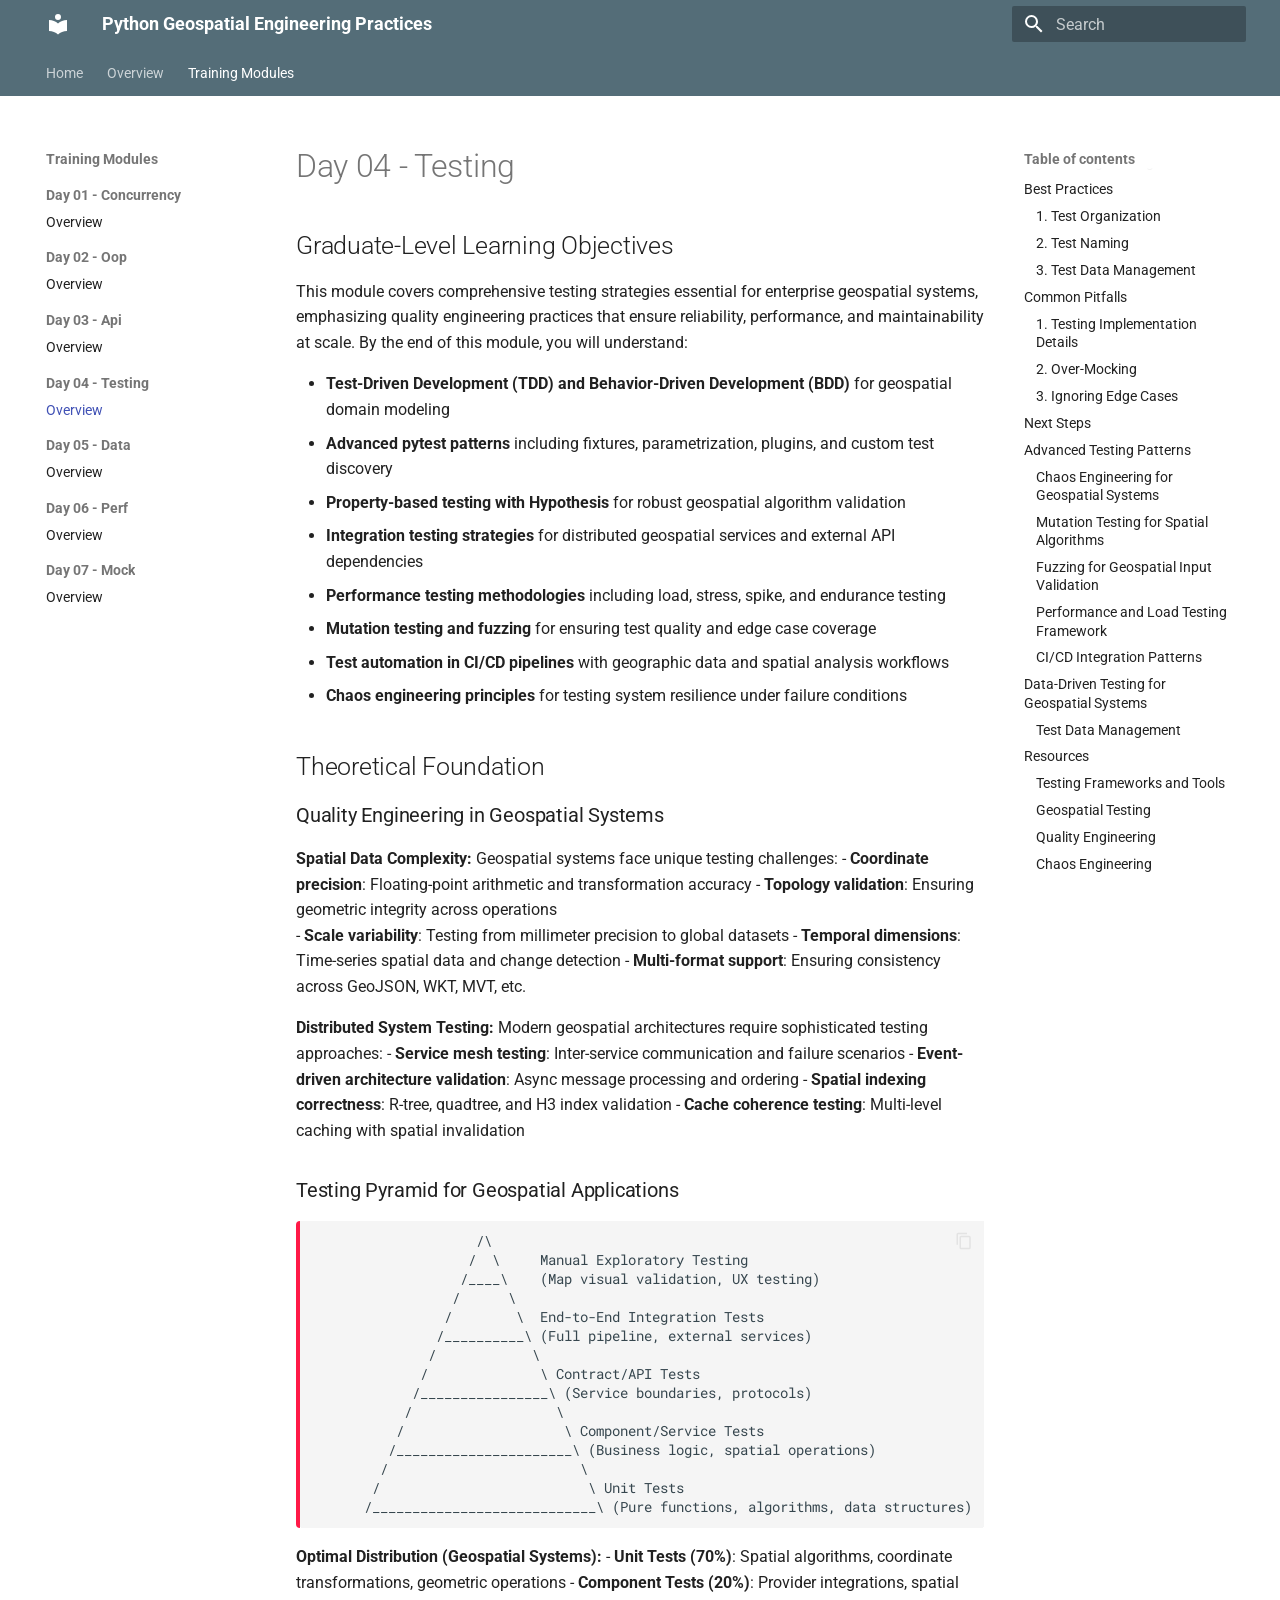
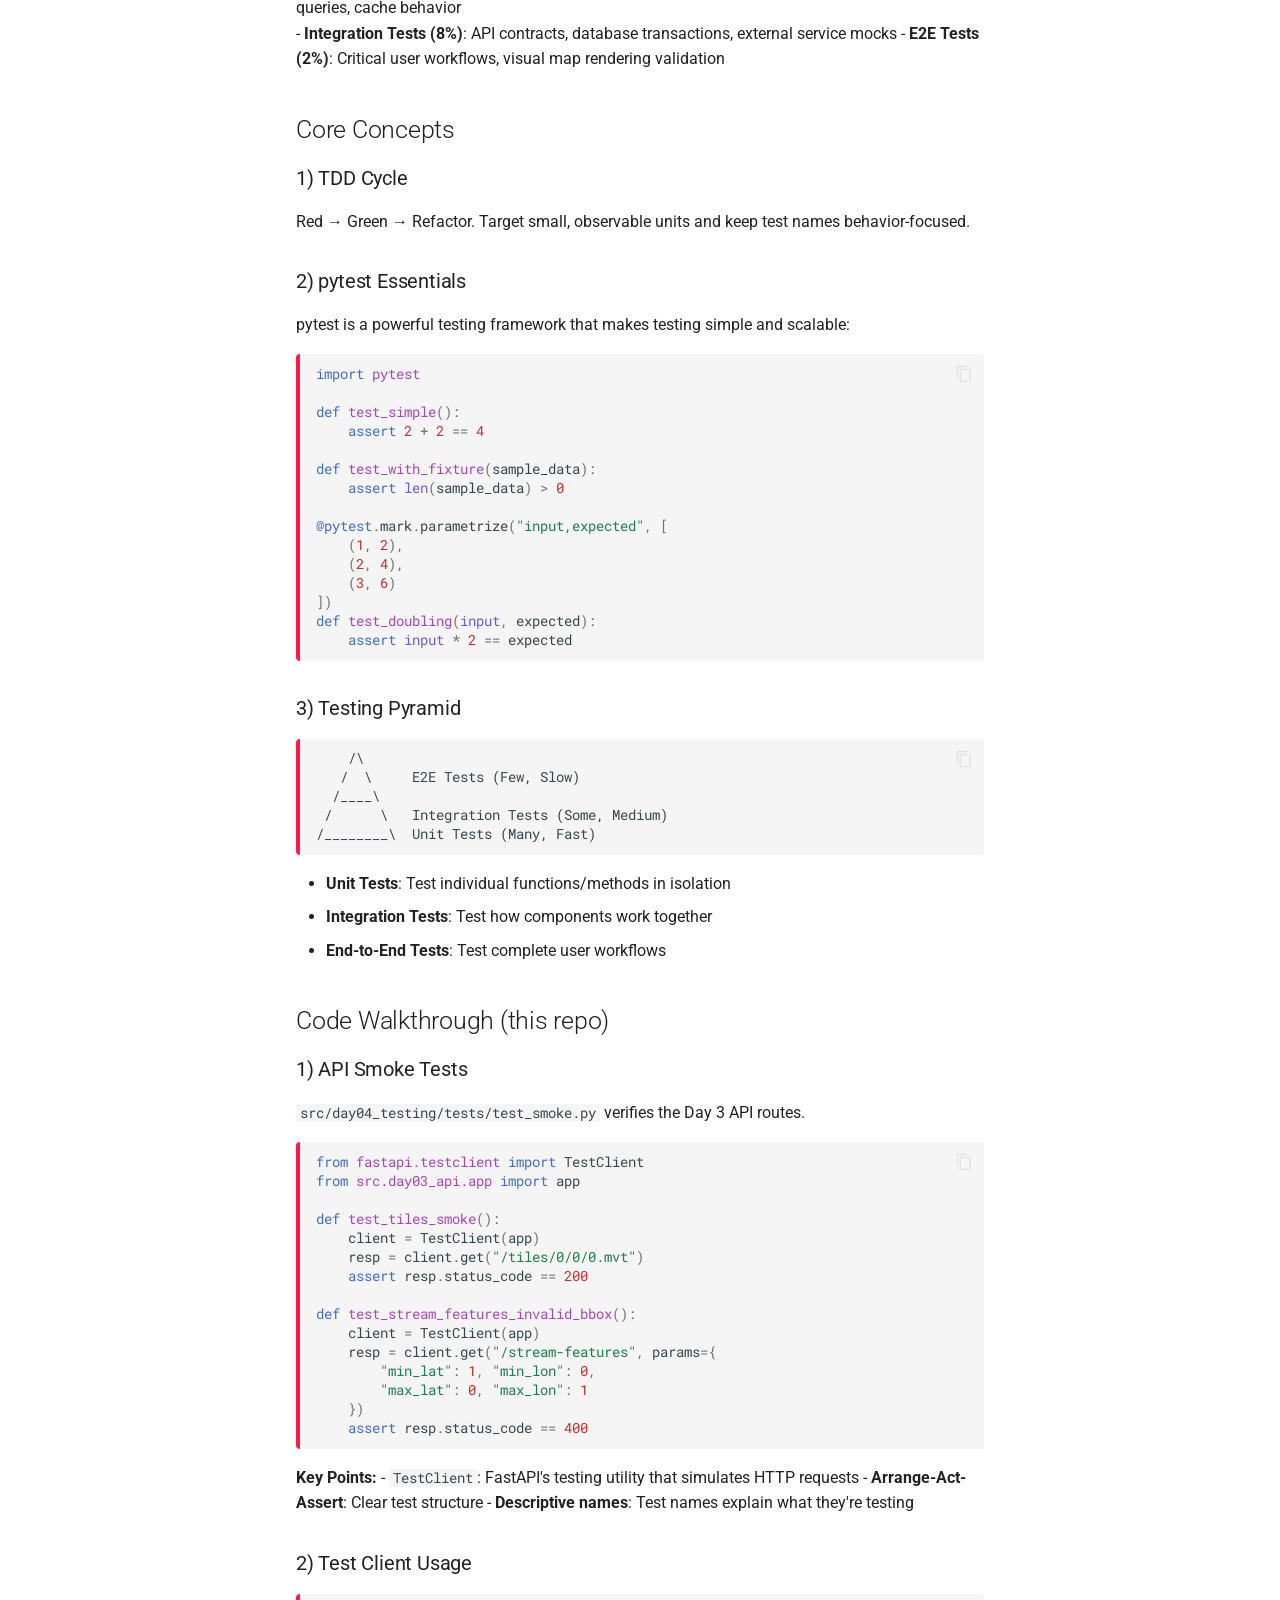
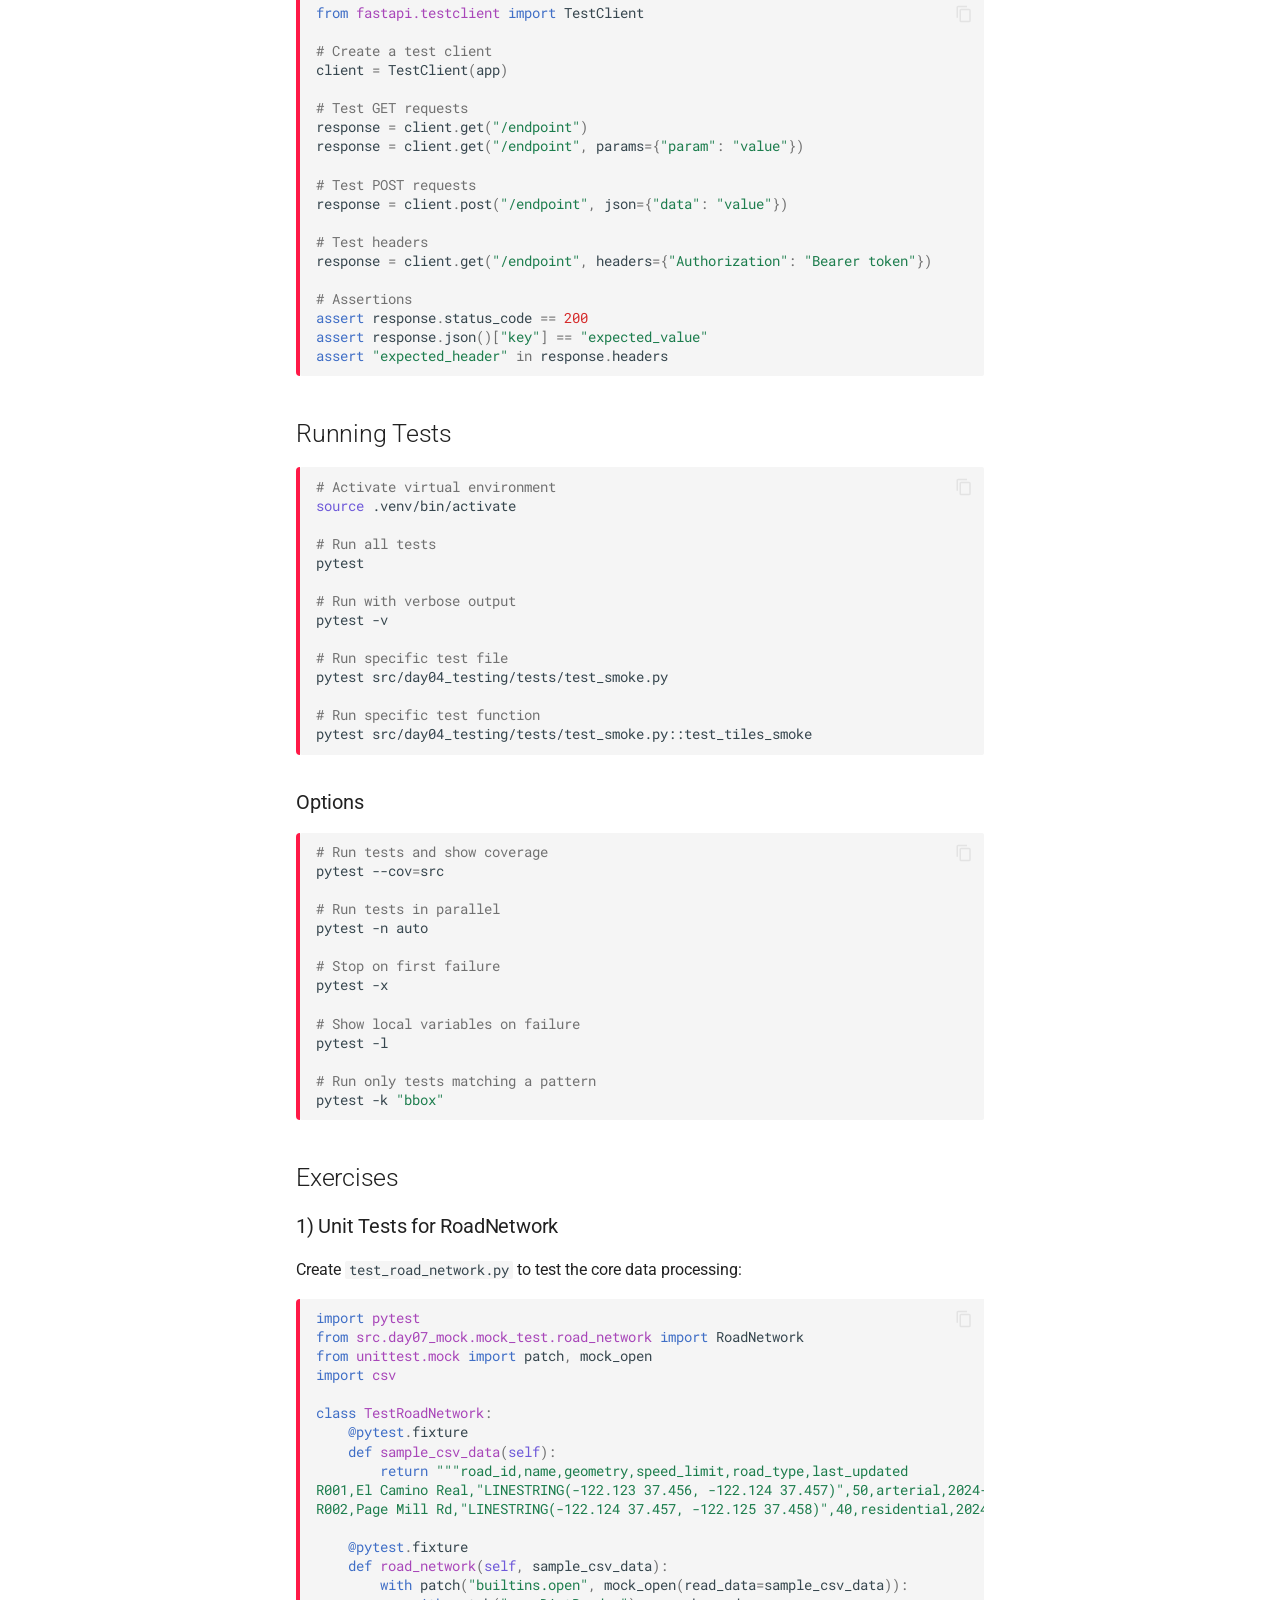
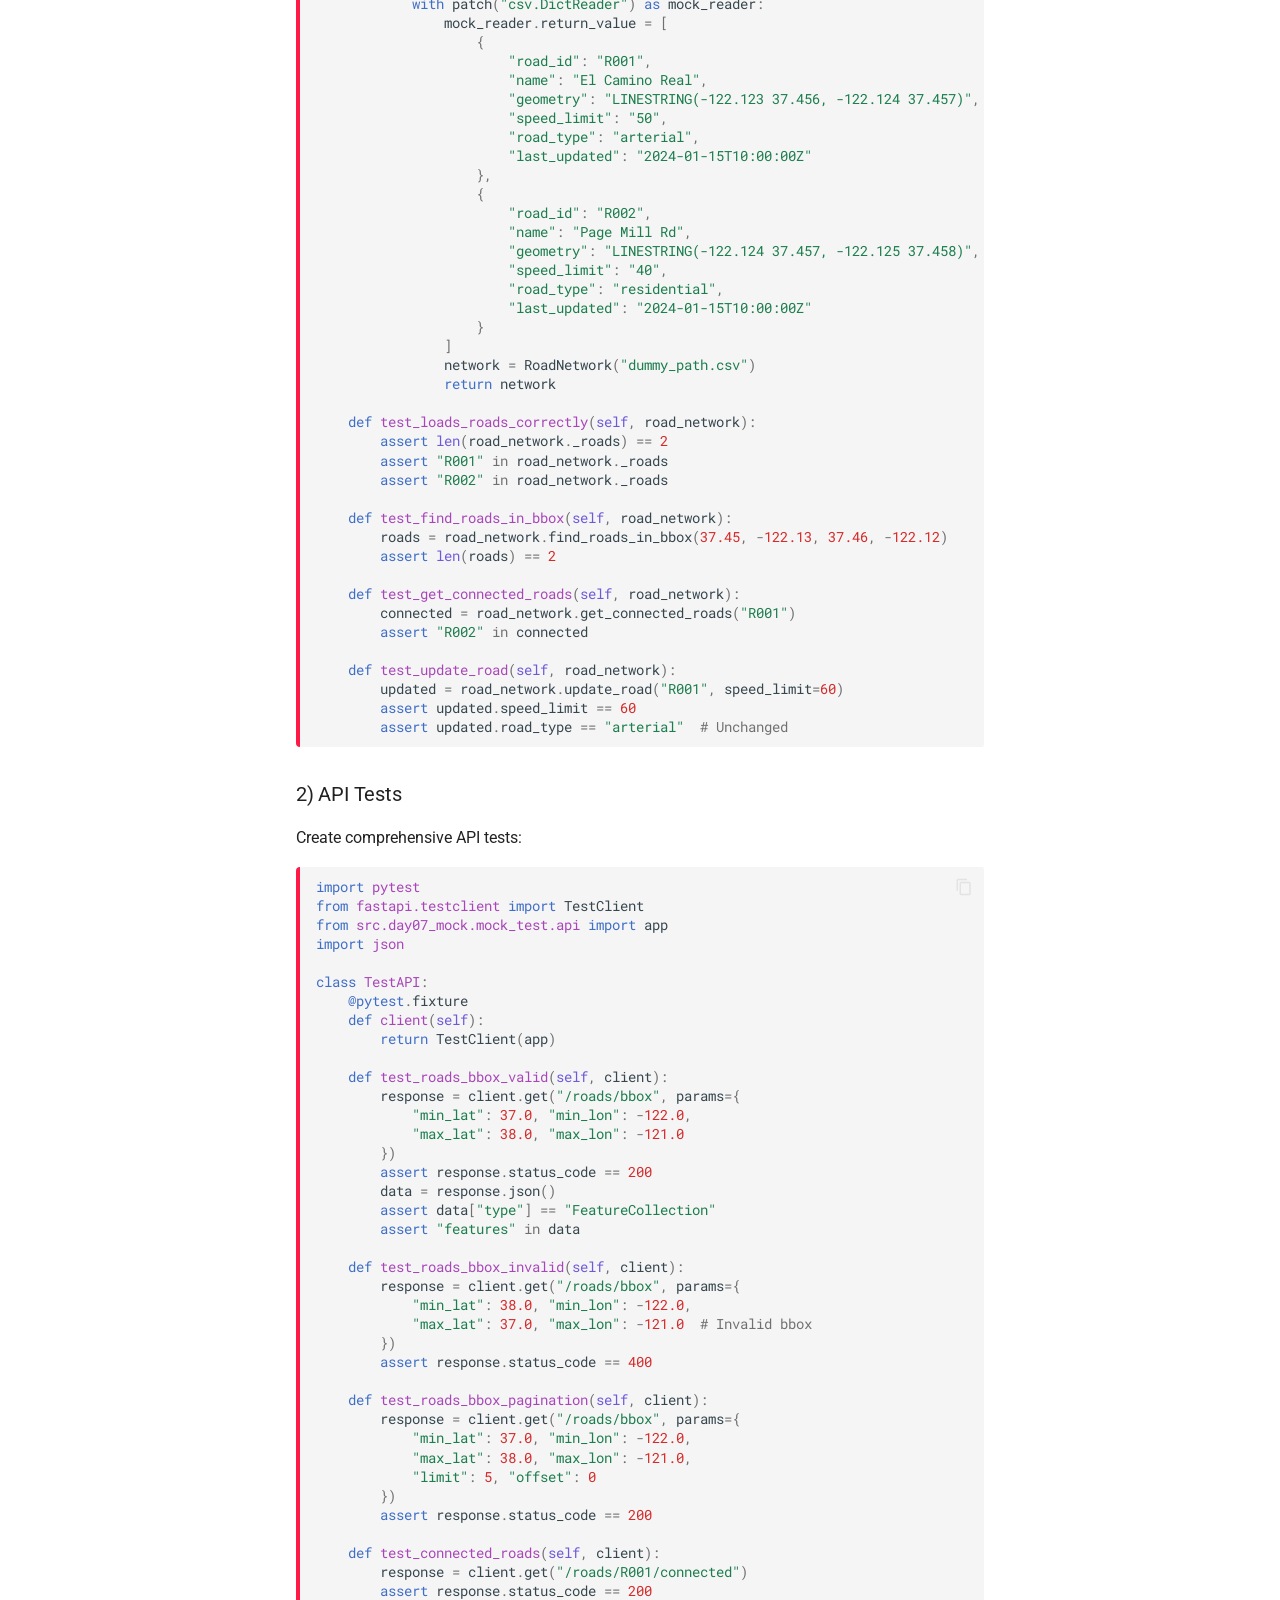
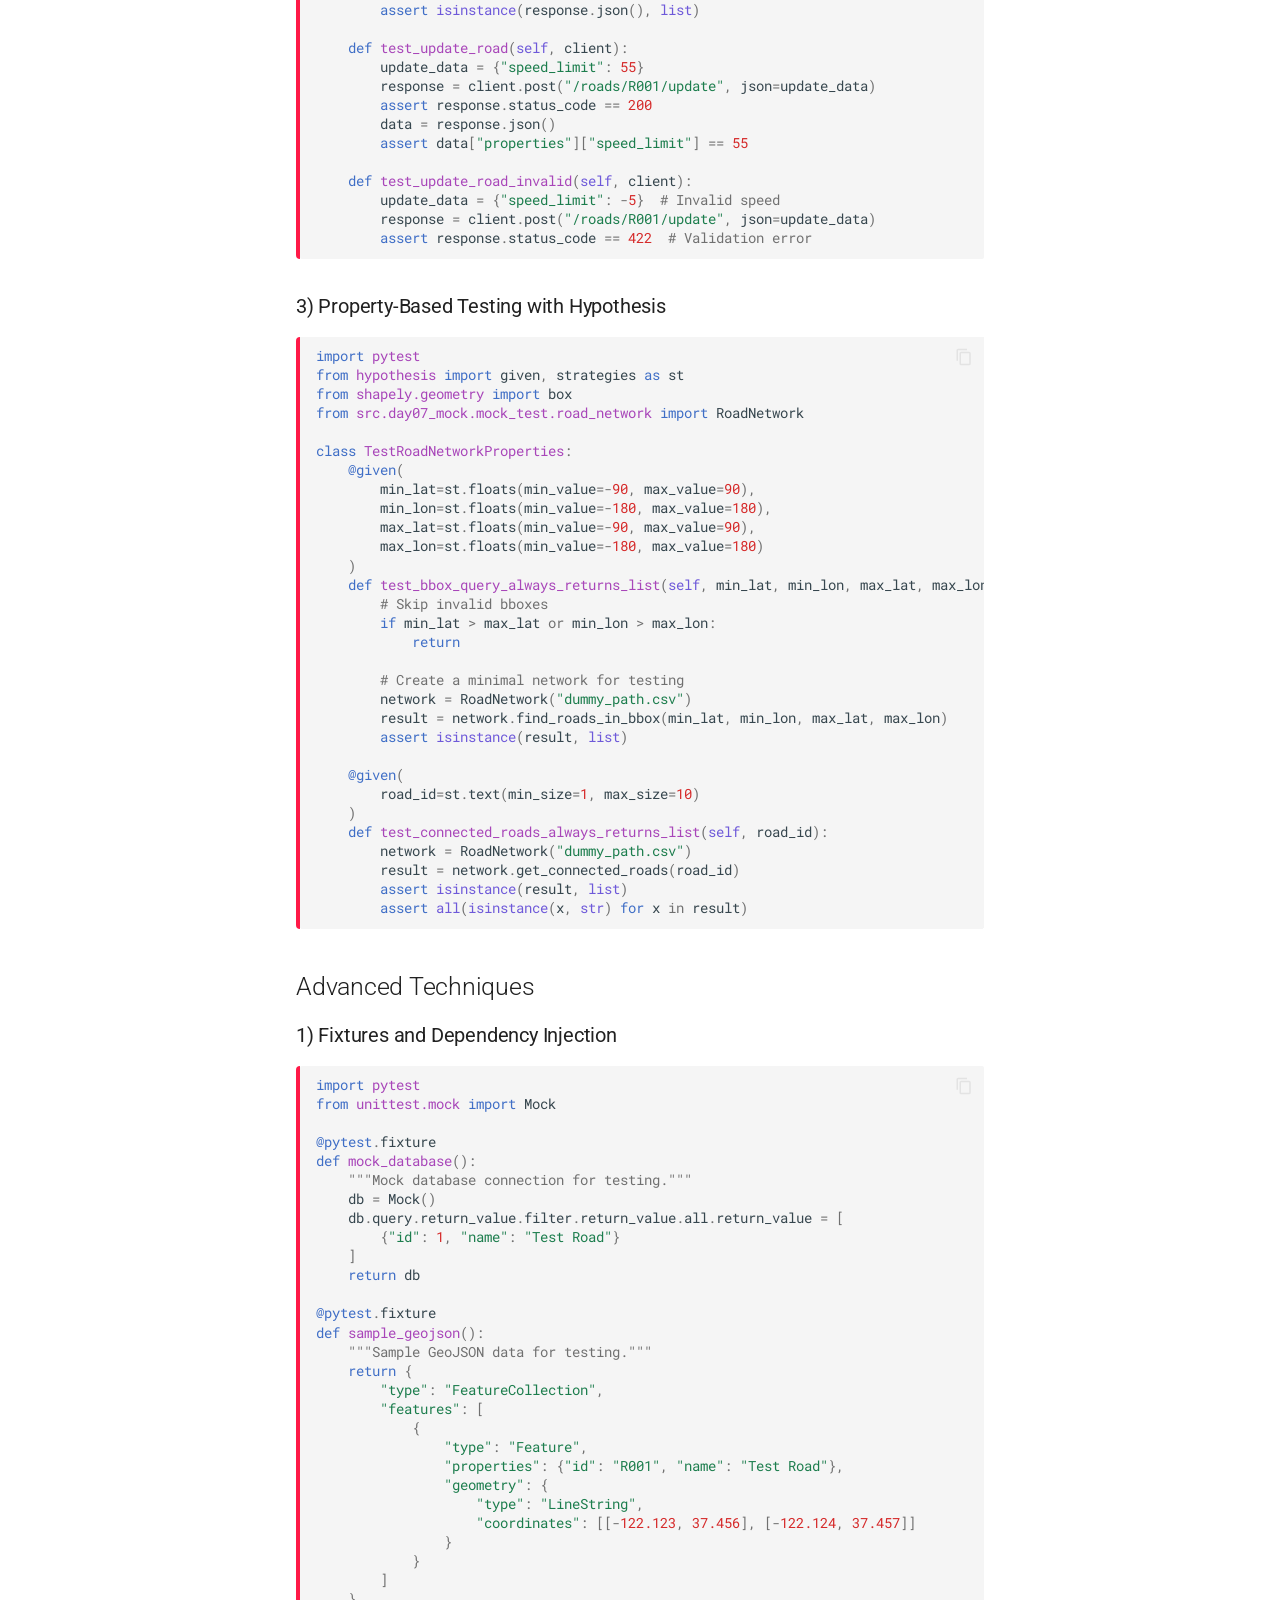
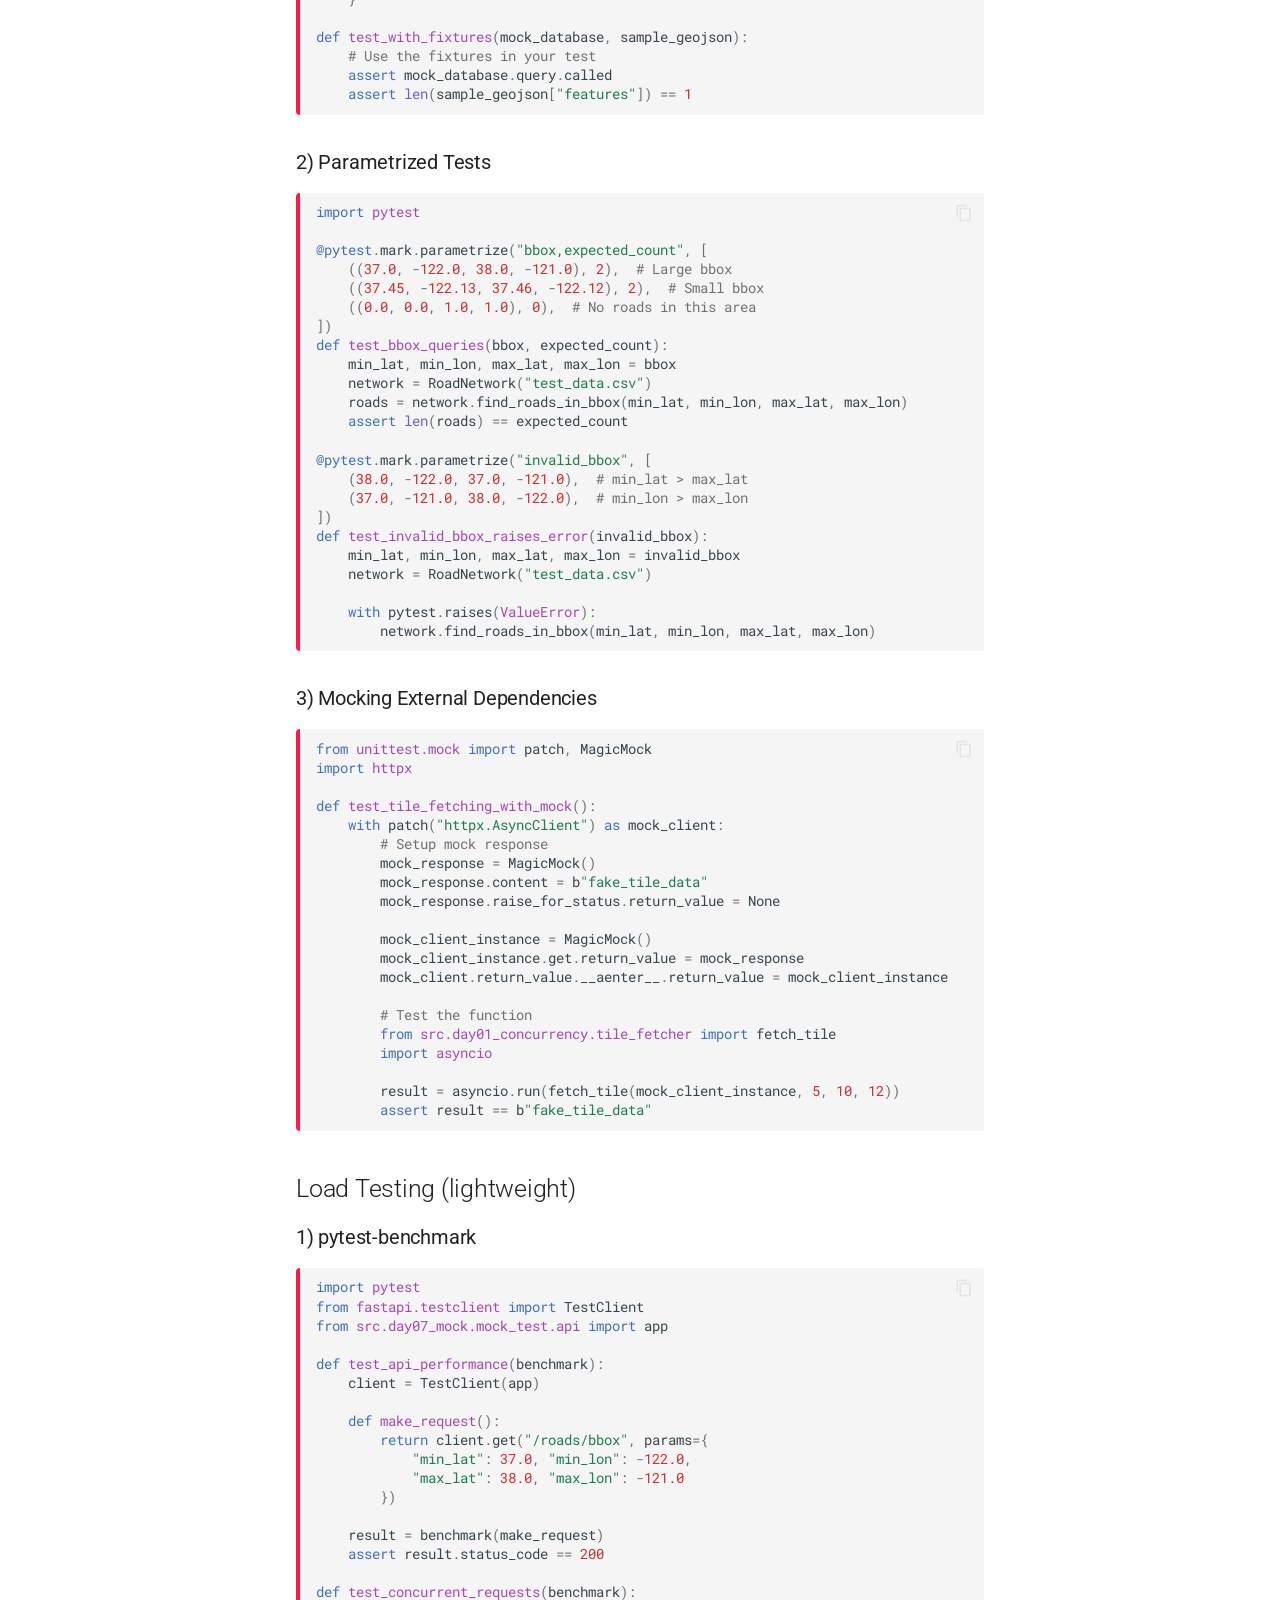
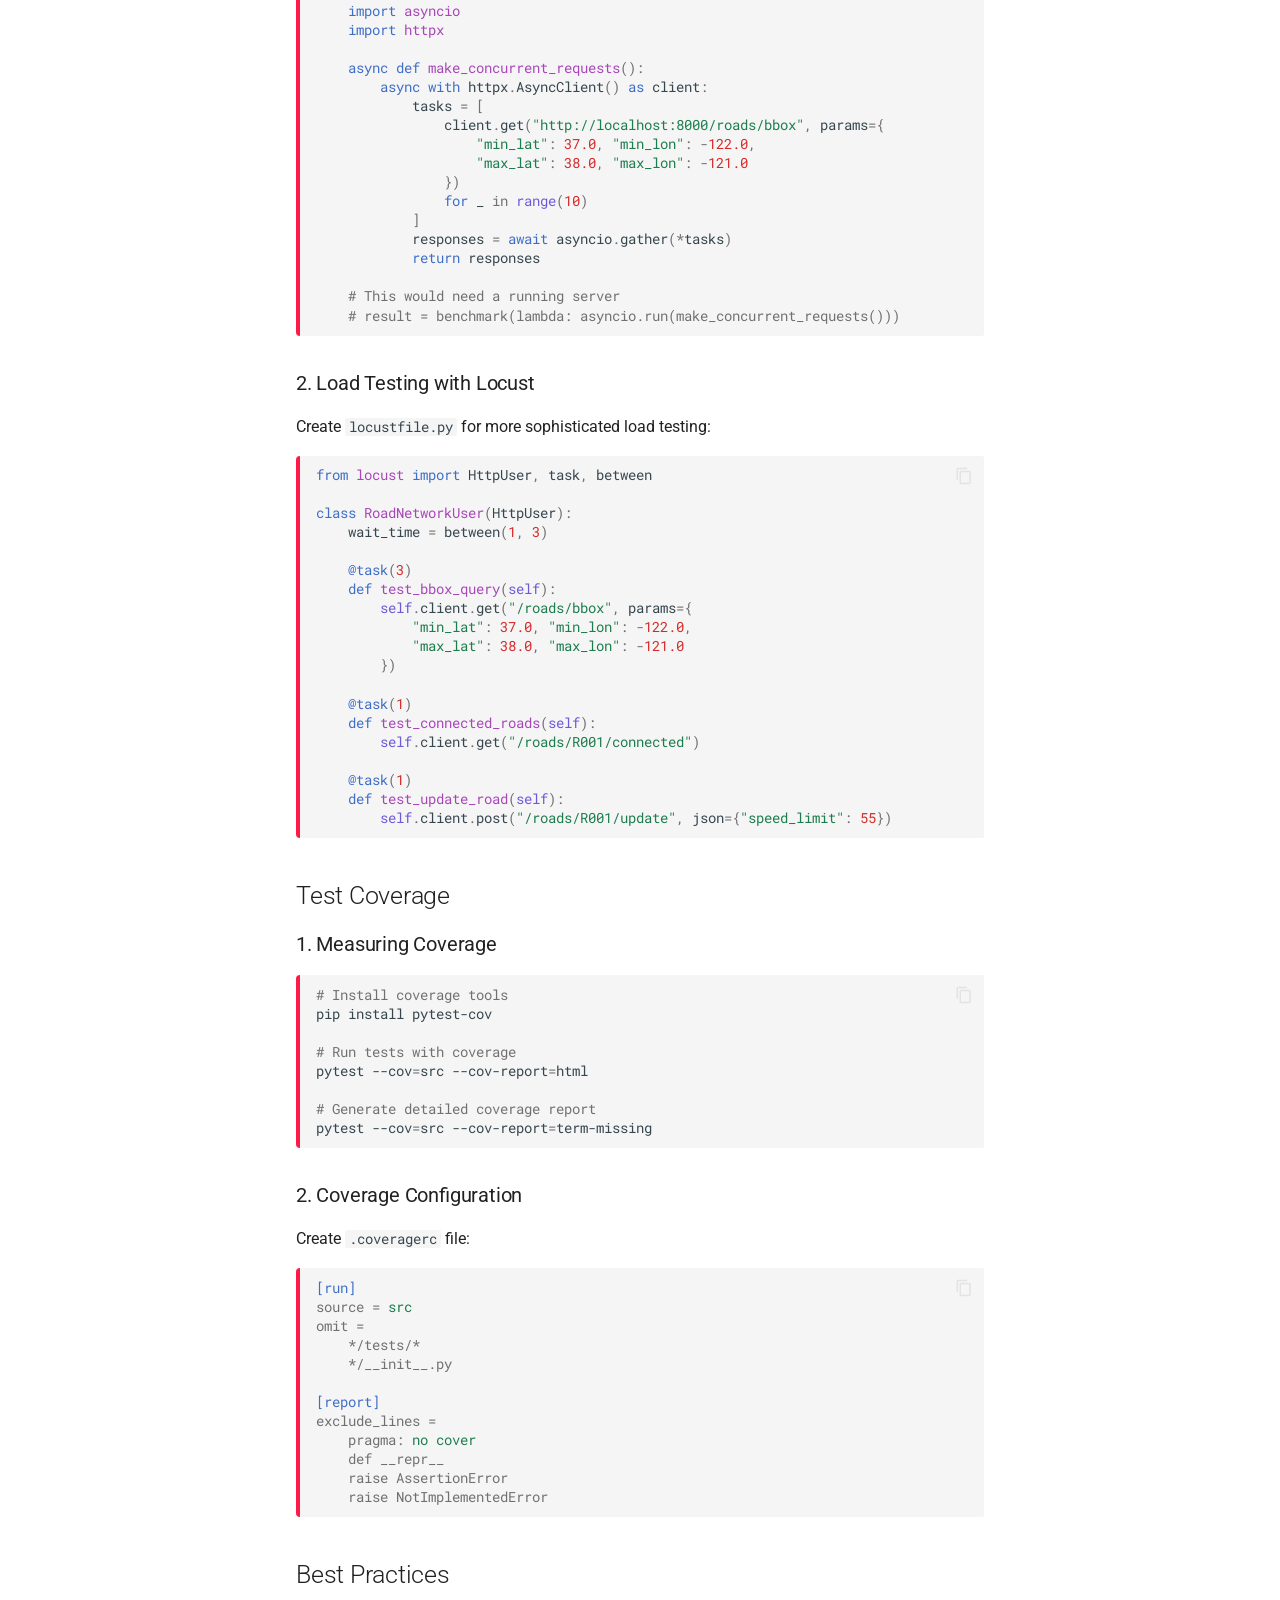
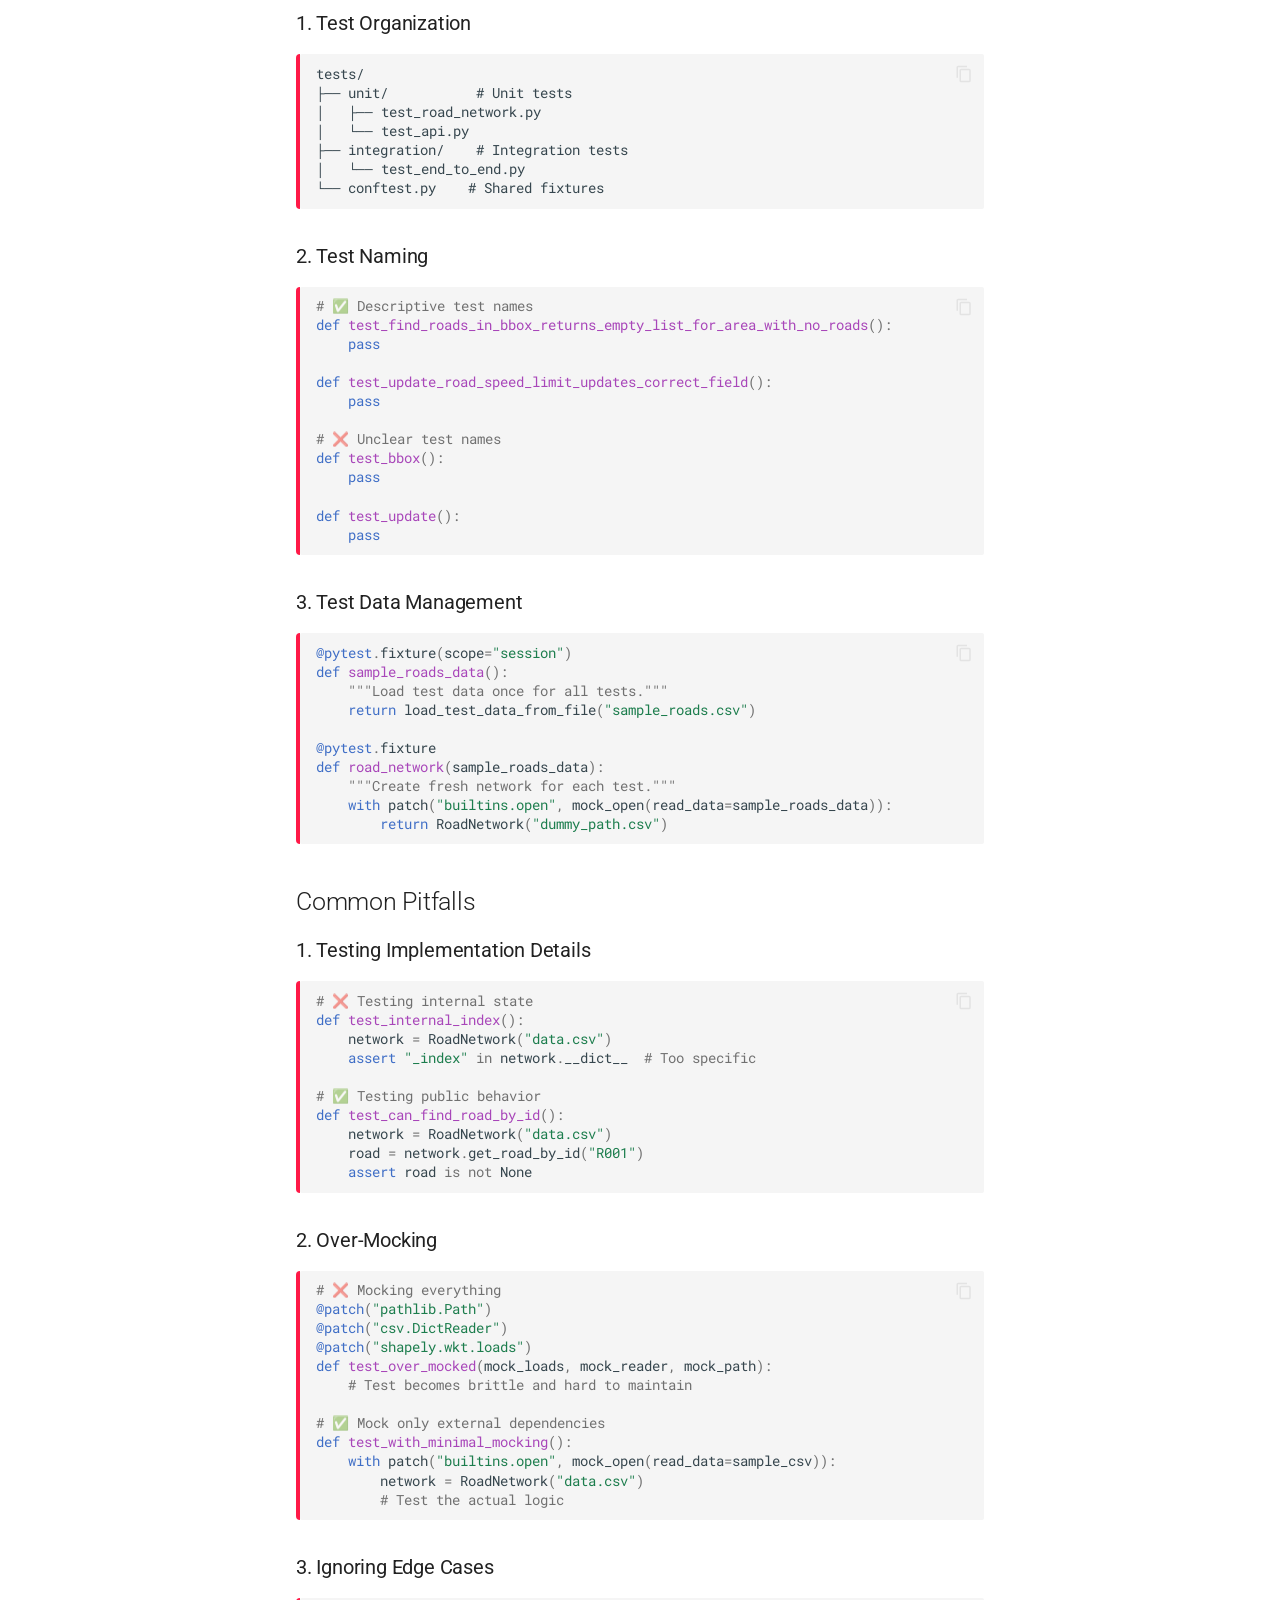
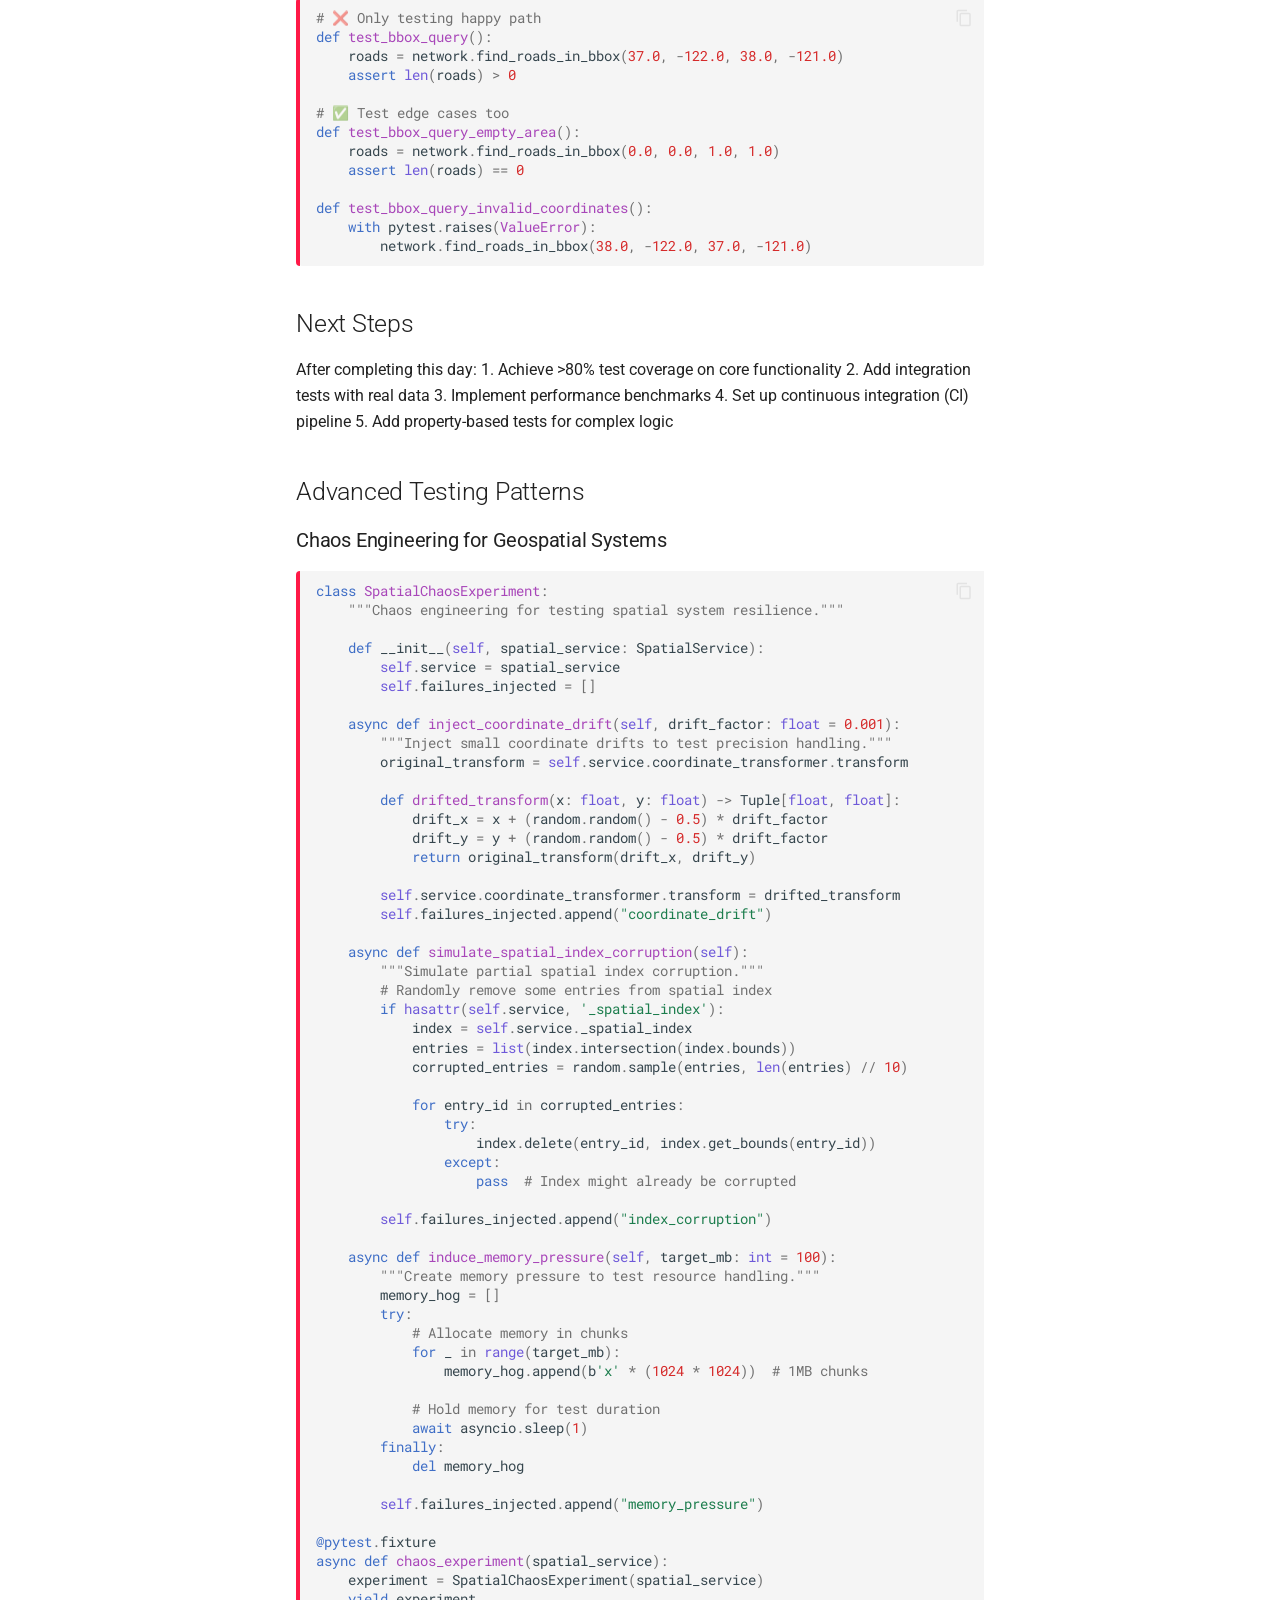
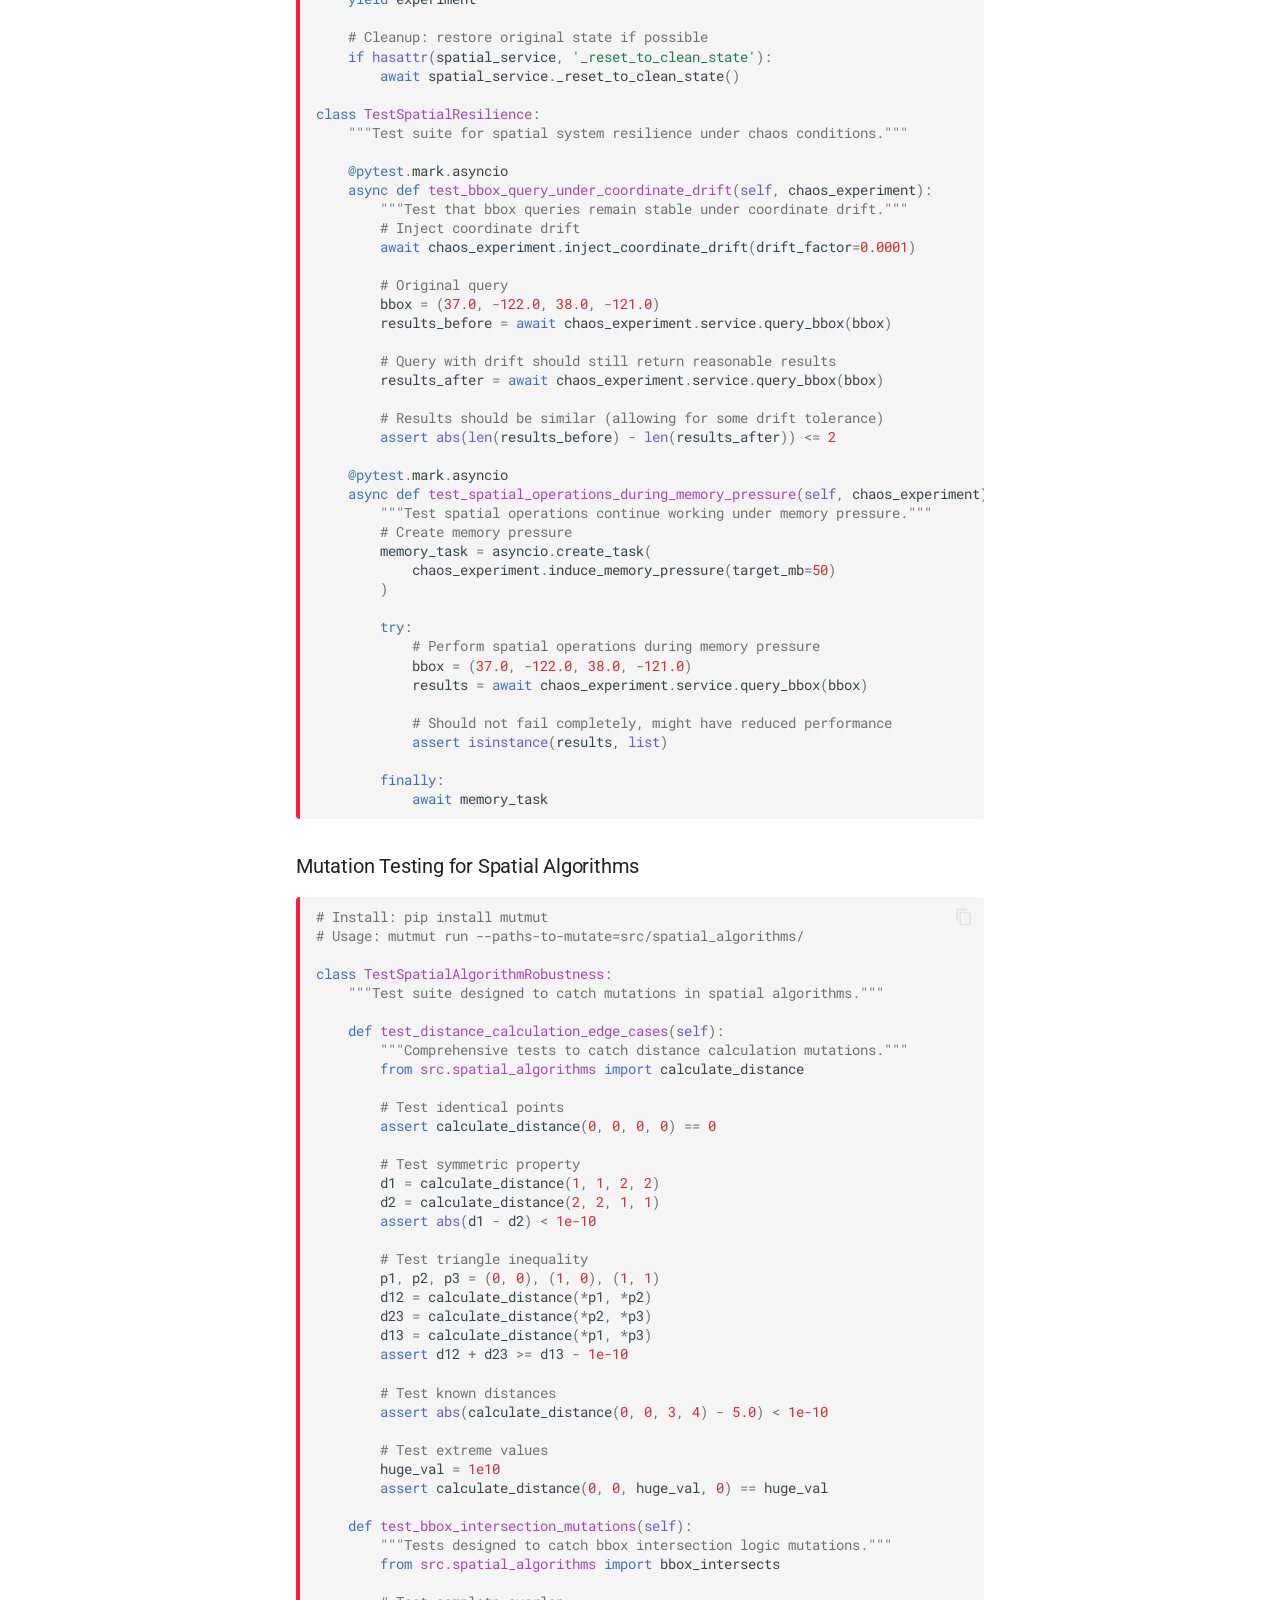
<file: python-prep-site/site/day04_testing/index.html>
<!doctype html>
<html lang="en" class="no-js">
  <head>
    
      <meta charset="utf-8">
      <meta name="viewport" content="width=device-width,initial-scale=1">
      
        <meta name="description" content="Practical patterns and drills for high-quality Python development with geospatial data">
      
      
      
      
        <link rel="prev" href="../day03_api/">
      
      
        <link rel="next" href="../day05_data/">
      
      
      <link rel="icon" href="../assets/images/favicon.png">
      <meta name="generator" content="mkdocs-1.6.1, mkdocs-material-9.6.16">
    
    
      
        <title>Overview - Python Geospatial Engineering Practices</title>
      
    
    
      <link rel="stylesheet" href="../assets/stylesheets/main.7e37652d.min.css">
      
        
        <link rel="stylesheet" href="../assets/stylesheets/palette.06af60db.min.css">
      
      


    
    
      
    
    
      
        
        
        <link rel="preconnect" href="https://fonts.gstatic.com" crossorigin>
        <link rel="stylesheet" href="https://fonts.googleapis.com/css?family=Roboto:300,300i,400,400i,700,700i%7CRoboto+Mono:400,400i,700,700i&display=fallback">
        <style>:root{--md-text-font:"Roboto";--md-code-font:"Roboto Mono"}</style>
      
    
    
      <link rel="stylesheet" href="../assets/_mkdocstrings.css">
    
      <link rel="stylesheet" href="../stylesheets/extra.css">
    
    <script>__md_scope=new URL("..",location),__md_hash=e=>[...e].reduce(((e,_)=>(e<<5)-e+_.charCodeAt(0)),0),__md_get=(e,_=localStorage,t=__md_scope)=>JSON.parse(_.getItem(t.pathname+"."+e)),__md_set=(e,_,t=localStorage,a=__md_scope)=>{try{t.setItem(a.pathname+"."+e,JSON.stringify(_))}catch(e){}}</script>
    
      

    
    
    
  </head>
  
  
    
    
      
    
    
    
    
    <body dir="ltr" data-md-color-scheme="default" data-md-color-primary="blue-grey" data-md-color-accent="red">
  
    
    <input class="md-toggle" data-md-toggle="drawer" type="checkbox" id="__drawer" autocomplete="off">
    <input class="md-toggle" data-md-toggle="search" type="checkbox" id="__search" autocomplete="off">
    <label class="md-overlay" for="__drawer"></label>
    <div data-md-component="skip">
      
        
        <a href="#day-04-testing" class="md-skip">
          Skip to content
        </a>
      
    </div>
    <div data-md-component="announce">
      
    </div>
    
    
      

<header class="md-header" data-md-component="header">
  <nav class="md-header__inner md-grid" aria-label="Header">
    <a href=".." title="Python Geospatial Engineering Practices" class="md-header__button md-logo" aria-label="Python Geospatial Engineering Practices" data-md-component="logo">
      
  
  <svg xmlns="http://www.w3.org/2000/svg" viewBox="0 0 24 24"><path d="M12 8a3 3 0 0 0 3-3 3 3 0 0 0-3-3 3 3 0 0 0-3 3 3 3 0 0 0 3 3m0 3.54C9.64 9.35 6.5 8 3 8v11c3.5 0 6.64 1.35 9 3.54 2.36-2.19 5.5-3.54 9-3.54V8c-3.5 0-6.64 1.35-9 3.54"/></svg>

    </a>
    <label class="md-header__button md-icon" for="__drawer">
      
      <svg xmlns="http://www.w3.org/2000/svg" viewBox="0 0 24 24"><path d="M3 6h18v2H3zm0 5h18v2H3zm0 5h18v2H3z"/></svg>
    </label>
    <div class="md-header__title" data-md-component="header-title">
      <div class="md-header__ellipsis">
        <div class="md-header__topic">
          <span class="md-ellipsis">
            Python Geospatial Engineering Practices
          </span>
        </div>
        <div class="md-header__topic" data-md-component="header-topic">
          <span class="md-ellipsis">
            
              Overview
            
          </span>
        </div>
      </div>
    </div>
    
      
        <form class="md-header__option" data-md-component="palette">
  
    
    
    
    <input class="md-option" data-md-color-media="" data-md-color-scheme="default" data-md-color-primary="blue-grey" data-md-color-accent="red"  aria-hidden="true"  type="radio" name="__palette" id="__palette_0">
    
  
    
    
    
    <input class="md-option" data-md-color-media="" data-md-color-scheme="slate" data-md-color-primary="blue-grey" data-md-color-accent="red"  aria-hidden="true"  type="radio" name="__palette" id="__palette_1">
    
  
</form>
      
    
    
      <script>var palette=__md_get("__palette");if(palette&&palette.color){if("(prefers-color-scheme)"===palette.color.media){var media=matchMedia("(prefers-color-scheme: light)"),input=document.querySelector(media.matches?"[data-md-color-media='(prefers-color-scheme: light)']":"[data-md-color-media='(prefers-color-scheme: dark)']");palette.color.media=input.getAttribute("data-md-color-media"),palette.color.scheme=input.getAttribute("data-md-color-scheme"),palette.color.primary=input.getAttribute("data-md-color-primary"),palette.color.accent=input.getAttribute("data-md-color-accent")}for(var[key,value]of Object.entries(palette.color))document.body.setAttribute("data-md-color-"+key,value)}</script>
    
    
    
      
      
        <label class="md-header__button md-icon" for="__search">
          
          <svg xmlns="http://www.w3.org/2000/svg" viewBox="0 0 24 24"><path d="M9.5 3A6.5 6.5 0 0 1 16 9.5c0 1.61-.59 3.09-1.56 4.23l.27.27h.79l5 5-1.5 1.5-5-5v-.79l-.27-.27A6.52 6.52 0 0 1 9.5 16 6.5 6.5 0 0 1 3 9.5 6.5 6.5 0 0 1 9.5 3m0 2C7 5 5 7 5 9.5S7 14 9.5 14 14 12 14 9.5 12 5 9.5 5"/></svg>
        </label>
        <div class="md-search" data-md-component="search" role="dialog">
  <label class="md-search__overlay" for="__search"></label>
  <div class="md-search__inner" role="search">
    <form class="md-search__form" name="search">
      <input type="text" class="md-search__input" name="query" aria-label="Search" placeholder="Search" autocapitalize="off" autocorrect="off" autocomplete="off" spellcheck="false" data-md-component="search-query" required>
      <label class="md-search__icon md-icon" for="__search">
        
        <svg xmlns="http://www.w3.org/2000/svg" viewBox="0 0 24 24"><path d="M9.5 3A6.5 6.5 0 0 1 16 9.5c0 1.61-.59 3.09-1.56 4.23l.27.27h.79l5 5-1.5 1.5-5-5v-.79l-.27-.27A6.52 6.52 0 0 1 9.5 16 6.5 6.5 0 0 1 3 9.5 6.5 6.5 0 0 1 9.5 3m0 2C7 5 5 7 5 9.5S7 14 9.5 14 14 12 14 9.5 12 5 9.5 5"/></svg>
        
        <svg xmlns="http://www.w3.org/2000/svg" viewBox="0 0 24 24"><path d="M20 11v2H8l5.5 5.5-1.42 1.42L4.16 12l7.92-7.92L13.5 5.5 8 11z"/></svg>
      </label>
      <nav class="md-search__options" aria-label="Search">
        
        <button type="reset" class="md-search__icon md-icon" title="Clear" aria-label="Clear" tabindex="-1">
          
          <svg xmlns="http://www.w3.org/2000/svg" viewBox="0 0 24 24"><path d="M19 6.41 17.59 5 12 10.59 6.41 5 5 6.41 10.59 12 5 17.59 6.41 19 12 13.41 17.59 19 19 17.59 13.41 12z"/></svg>
        </button>
      </nav>
      
        <div class="md-search__suggest" data-md-component="search-suggest"></div>
      
    </form>
    <div class="md-search__output">
      <div class="md-search__scrollwrap" tabindex="0" data-md-scrollfix>
        <div class="md-search-result" data-md-component="search-result">
          <div class="md-search-result__meta">
            Initializing search
          </div>
          <ol class="md-search-result__list" role="presentation"></ol>
        </div>
      </div>
    </div>
  </div>
</div>
      
    
    
  </nav>
  
</header>
    
    <div class="md-container" data-md-component="container">
      
      
        
          
            
<nav class="md-tabs" aria-label="Tabs" data-md-component="tabs">
  <div class="md-grid">
    <ul class="md-tabs__list">
      
        
  
  
  
  
    <li class="md-tabs__item">
      <a href=".." class="md-tabs__link">
        
  
  
    
  
  Home

      </a>
    </li>
  

      
        
  
  
  
  
    
    
      <li class="md-tabs__item">
        <a href="../study_plan/" class="md-tabs__link">
          
  
  
  Overview

        </a>
      </li>
    
  

      
        
  
  
  
    
  
  
    
    
      
  
  
  
    
  
  
    
    
      <li class="md-tabs__item md-tabs__item--active">
        <a href="../day01_concurrency/" class="md-tabs__link">
          
  
  
  Training Modules

        </a>
      </li>
    
  

    
  

      
    </ul>
  </div>
</nav>
          
        
      
      <main class="md-main" data-md-component="main">
        <div class="md-main__inner md-grid">
          
            
              
              <div class="md-sidebar md-sidebar--primary" data-md-component="sidebar" data-md-type="navigation" >
                <div class="md-sidebar__scrollwrap">
                  <div class="md-sidebar__inner">
                    


  


<nav class="md-nav md-nav--primary md-nav--lifted" aria-label="Navigation" data-md-level="0">
  <label class="md-nav__title" for="__drawer">
    <a href=".." title="Python Geospatial Engineering Practices" class="md-nav__button md-logo" aria-label="Python Geospatial Engineering Practices" data-md-component="logo">
      
  
  <svg xmlns="http://www.w3.org/2000/svg" viewBox="0 0 24 24"><path d="M12 8a3 3 0 0 0 3-3 3 3 0 0 0-3-3 3 3 0 0 0-3 3 3 3 0 0 0 3 3m0 3.54C9.64 9.35 6.5 8 3 8v11c3.5 0 6.64 1.35 9 3.54 2.36-2.19 5.5-3.54 9-3.54V8c-3.5 0-6.64 1.35-9 3.54"/></svg>

    </a>
    Python Geospatial Engineering Practices
  </label>
  
  <ul class="md-nav__list" data-md-scrollfix>
    
      
      
  
  
  
  
    <li class="md-nav__item">
      <a href=".." class="md-nav__link">
        
  
  
  <span class="md-ellipsis">
    Home
    
  </span>
  

      </a>
    </li>
  

    
      
      
  
  
  
  
    
    
    
    
      
      
        
      
    
    
    <li class="md-nav__item md-nav__item--nested">
      
        
        
        <input class="md-nav__toggle md-toggle " type="checkbox" id="__nav_2" >
        
          
          <label class="md-nav__link" for="__nav_2" id="__nav_2_label" tabindex="0">
            
  
  
  <span class="md-ellipsis">
    Overview
    
  </span>
  

            <span class="md-nav__icon md-icon"></span>
          </label>
        
        <nav class="md-nav" data-md-level="1" aria-labelledby="__nav_2_label" aria-expanded="false">
          <label class="md-nav__title" for="__nav_2">
            <span class="md-nav__icon md-icon"></span>
            Overview
          </label>
          <ul class="md-nav__list" data-md-scrollfix>
            
              
                
  
  
  
  
    <li class="md-nav__item">
      <a href="../study_plan/" class="md-nav__link">
        
  
  
  <span class="md-ellipsis">
    Study Plan
    
  </span>
  

      </a>
    </li>
  

              
            
          </ul>
        </nav>
      
    </li>
  

    
      
      
  
  
    
  
  
  
    
    
    
    
      
        
        
      
      
        
      
    
    
    <li class="md-nav__item md-nav__item--active md-nav__item--section md-nav__item--nested">
      
        
        
        <input class="md-nav__toggle md-toggle " type="checkbox" id="__nav_3" checked>
        
          
          <label class="md-nav__link" for="__nav_3" id="__nav_3_label" tabindex="">
            
  
  
  <span class="md-ellipsis">
    Training Modules
    
  </span>
  

            <span class="md-nav__icon md-icon"></span>
          </label>
        
        <nav class="md-nav" data-md-level="1" aria-labelledby="__nav_3_label" aria-expanded="true">
          <label class="md-nav__title" for="__nav_3">
            <span class="md-nav__icon md-icon"></span>
            Training Modules
          </label>
          <ul class="md-nav__list" data-md-scrollfix>
            
              
                
  
  
  
  
    
    
    
    
      
      
        
          
          
        
      
    
    
    <li class="md-nav__item md-nav__item--section md-nav__item--nested">
      
        
        
        <input class="md-nav__toggle md-toggle " type="checkbox" id="__nav_3_1" >
        
          
          <label class="md-nav__link" for="__nav_3_1" id="__nav_3_1_label" tabindex="">
            
  
  
  <span class="md-ellipsis">
    Day 01 - Concurrency
    
  </span>
  

            <span class="md-nav__icon md-icon"></span>
          </label>
        
        <nav class="md-nav" data-md-level="2" aria-labelledby="__nav_3_1_label" aria-expanded="false">
          <label class="md-nav__title" for="__nav_3_1">
            <span class="md-nav__icon md-icon"></span>
            Day 01 - Concurrency
          </label>
          <ul class="md-nav__list" data-md-scrollfix>
            
              
                
  
  
  
  
    <li class="md-nav__item">
      <a href="../day01_concurrency/" class="md-nav__link">
        
  
  
  <span class="md-ellipsis">
    Overview
    
  </span>
  

      </a>
    </li>
  

              
            
          </ul>
        </nav>
      
    </li>
  

              
            
              
                
  
  
  
  
    
    
    
    
      
      
        
          
          
        
      
    
    
    <li class="md-nav__item md-nav__item--section md-nav__item--nested">
      
        
        
        <input class="md-nav__toggle md-toggle " type="checkbox" id="__nav_3_2" >
        
          
          <label class="md-nav__link" for="__nav_3_2" id="__nav_3_2_label" tabindex="">
            
  
  
  <span class="md-ellipsis">
    Day 02 - Oop
    
  </span>
  

            <span class="md-nav__icon md-icon"></span>
          </label>
        
        <nav class="md-nav" data-md-level="2" aria-labelledby="__nav_3_2_label" aria-expanded="false">
          <label class="md-nav__title" for="__nav_3_2">
            <span class="md-nav__icon md-icon"></span>
            Day 02 - Oop
          </label>
          <ul class="md-nav__list" data-md-scrollfix>
            
              
                
  
  
  
  
    <li class="md-nav__item">
      <a href="../day02_oop/" class="md-nav__link">
        
  
  
  <span class="md-ellipsis">
    Overview
    
  </span>
  

      </a>
    </li>
  

              
            
          </ul>
        </nav>
      
    </li>
  

              
            
              
                
  
  
  
  
    
    
    
    
      
      
        
          
          
        
      
    
    
    <li class="md-nav__item md-nav__item--section md-nav__item--nested">
      
        
        
        <input class="md-nav__toggle md-toggle " type="checkbox" id="__nav_3_3" >
        
          
          <label class="md-nav__link" for="__nav_3_3" id="__nav_3_3_label" tabindex="">
            
  
  
  <span class="md-ellipsis">
    Day 03 - Api
    
  </span>
  

            <span class="md-nav__icon md-icon"></span>
          </label>
        
        <nav class="md-nav" data-md-level="2" aria-labelledby="__nav_3_3_label" aria-expanded="false">
          <label class="md-nav__title" for="__nav_3_3">
            <span class="md-nav__icon md-icon"></span>
            Day 03 - Api
          </label>
          <ul class="md-nav__list" data-md-scrollfix>
            
              
                
  
  
  
  
    <li class="md-nav__item">
      <a href="../day03_api/" class="md-nav__link">
        
  
  
  <span class="md-ellipsis">
    Overview
    
  </span>
  

      </a>
    </li>
  

              
            
          </ul>
        </nav>
      
    </li>
  

              
            
              
                
  
  
    
  
  
  
    
    
    
    
      
      
        
          
          
        
      
    
    
    <li class="md-nav__item md-nav__item--active md-nav__item--section md-nav__item--nested">
      
        
        
        <input class="md-nav__toggle md-toggle " type="checkbox" id="__nav_3_4" checked>
        
          
          <label class="md-nav__link" for="__nav_3_4" id="__nav_3_4_label" tabindex="">
            
  
  
  <span class="md-ellipsis">
    Day 04 - Testing
    
  </span>
  

            <span class="md-nav__icon md-icon"></span>
          </label>
        
        <nav class="md-nav" data-md-level="2" aria-labelledby="__nav_3_4_label" aria-expanded="true">
          <label class="md-nav__title" for="__nav_3_4">
            <span class="md-nav__icon md-icon"></span>
            Day 04 - Testing
          </label>
          <ul class="md-nav__list" data-md-scrollfix>
            
              
                
  
  
    
  
  
  
    <li class="md-nav__item md-nav__item--active">
      
      <input class="md-nav__toggle md-toggle" type="checkbox" id="__toc">
      
      
        
      
      
        <label class="md-nav__link md-nav__link--active" for="__toc">
          
  
  
  <span class="md-ellipsis">
    Overview
    
  </span>
  

          <span class="md-nav__icon md-icon"></span>
        </label>
      
      <a href="./" class="md-nav__link md-nav__link--active">
        
  
  
  <span class="md-ellipsis">
    Overview
    
  </span>
  

      </a>
      
        

<nav class="md-nav md-nav--secondary" aria-label="Table of contents">
  
  
  
    
  
  
    <label class="md-nav__title" for="__toc">
      <span class="md-nav__icon md-icon"></span>
      Table of contents
    </label>
    <ul class="md-nav__list" data-md-component="toc" data-md-scrollfix>
      
        <li class="md-nav__item">
  <a href="#graduate-level-learning-objectives" class="md-nav__link">
    <span class="md-ellipsis">
      Graduate-Level Learning Objectives
    </span>
  </a>
  
</li>
      
        <li class="md-nav__item">
  <a href="#theoretical-foundation" class="md-nav__link">
    <span class="md-ellipsis">
      Theoretical Foundation
    </span>
  </a>
  
    <nav class="md-nav" aria-label="Theoretical Foundation">
      <ul class="md-nav__list">
        
          <li class="md-nav__item">
  <a href="#quality-engineering-in-geospatial-systems" class="md-nav__link">
    <span class="md-ellipsis">
      Quality Engineering in Geospatial Systems
    </span>
  </a>
  
</li>
        
          <li class="md-nav__item">
  <a href="#testing-pyramid-for-geospatial-applications" class="md-nav__link">
    <span class="md-ellipsis">
      Testing Pyramid for Geospatial Applications
    </span>
  </a>
  
</li>
        
      </ul>
    </nav>
  
</li>
      
        <li class="md-nav__item">
  <a href="#core-concepts" class="md-nav__link">
    <span class="md-ellipsis">
      Core Concepts
    </span>
  </a>
  
    <nav class="md-nav" aria-label="Core Concepts">
      <ul class="md-nav__list">
        
          <li class="md-nav__item">
  <a href="#1-tdd-cycle" class="md-nav__link">
    <span class="md-ellipsis">
      1) TDD Cycle
    </span>
  </a>
  
</li>
        
          <li class="md-nav__item">
  <a href="#2-pytest-essentials" class="md-nav__link">
    <span class="md-ellipsis">
      2) pytest Essentials
    </span>
  </a>
  
</li>
        
          <li class="md-nav__item">
  <a href="#3-testing-pyramid" class="md-nav__link">
    <span class="md-ellipsis">
      3) Testing Pyramid
    </span>
  </a>
  
</li>
        
      </ul>
    </nav>
  
</li>
      
        <li class="md-nav__item">
  <a href="#code-walkthrough-this-repo" class="md-nav__link">
    <span class="md-ellipsis">
      Code Walkthrough (this repo)
    </span>
  </a>
  
    <nav class="md-nav" aria-label="Code Walkthrough (this repo)">
      <ul class="md-nav__list">
        
          <li class="md-nav__item">
  <a href="#1-api-smoke-tests" class="md-nav__link">
    <span class="md-ellipsis">
      1) API Smoke Tests
    </span>
  </a>
  
</li>
        
          <li class="md-nav__item">
  <a href="#2-test-client-usage" class="md-nav__link">
    <span class="md-ellipsis">
      2) Test Client Usage
    </span>
  </a>
  
</li>
        
      </ul>
    </nav>
  
</li>
      
        <li class="md-nav__item">
  <a href="#running-tests" class="md-nav__link">
    <span class="md-ellipsis">
      Running Tests
    </span>
  </a>
  
    <nav class="md-nav" aria-label="Running Tests">
      <ul class="md-nav__list">
        
          <li class="md-nav__item">
  <a href="#options" class="md-nav__link">
    <span class="md-ellipsis">
      Options
    </span>
  </a>
  
</li>
        
      </ul>
    </nav>
  
</li>
      
        <li class="md-nav__item">
  <a href="#exercises" class="md-nav__link">
    <span class="md-ellipsis">
      Exercises
    </span>
  </a>
  
    <nav class="md-nav" aria-label="Exercises">
      <ul class="md-nav__list">
        
          <li class="md-nav__item">
  <a href="#1-unit-tests-for-roadnetwork" class="md-nav__link">
    <span class="md-ellipsis">
      1) Unit Tests for RoadNetwork
    </span>
  </a>
  
</li>
        
          <li class="md-nav__item">
  <a href="#2-api-tests" class="md-nav__link">
    <span class="md-ellipsis">
      2) API Tests
    </span>
  </a>
  
</li>
        
          <li class="md-nav__item">
  <a href="#3-property-based-testing-with-hypothesis" class="md-nav__link">
    <span class="md-ellipsis">
      3) Property-Based Testing with Hypothesis
    </span>
  </a>
  
</li>
        
      </ul>
    </nav>
  
</li>
      
        <li class="md-nav__item">
  <a href="#advanced-techniques" class="md-nav__link">
    <span class="md-ellipsis">
      Advanced Techniques
    </span>
  </a>
  
    <nav class="md-nav" aria-label="Advanced Techniques">
      <ul class="md-nav__list">
        
          <li class="md-nav__item">
  <a href="#1-fixtures-and-dependency-injection" class="md-nav__link">
    <span class="md-ellipsis">
      1) Fixtures and Dependency Injection
    </span>
  </a>
  
</li>
        
          <li class="md-nav__item">
  <a href="#2-parametrized-tests" class="md-nav__link">
    <span class="md-ellipsis">
      2) Parametrized Tests
    </span>
  </a>
  
</li>
        
          <li class="md-nav__item">
  <a href="#3-mocking-external-dependencies" class="md-nav__link">
    <span class="md-ellipsis">
      3) Mocking External Dependencies
    </span>
  </a>
  
</li>
        
      </ul>
    </nav>
  
</li>
      
        <li class="md-nav__item">
  <a href="#load-testing-lightweight" class="md-nav__link">
    <span class="md-ellipsis">
      Load Testing (lightweight)
    </span>
  </a>
  
    <nav class="md-nav" aria-label="Load Testing (lightweight)">
      <ul class="md-nav__list">
        
          <li class="md-nav__item">
  <a href="#1-pytest-benchmark" class="md-nav__link">
    <span class="md-ellipsis">
      1) pytest-benchmark
    </span>
  </a>
  
</li>
        
          <li class="md-nav__item">
  <a href="#2-load-testing-with-locust" class="md-nav__link">
    <span class="md-ellipsis">
      2. Load Testing with Locust
    </span>
  </a>
  
</li>
        
      </ul>
    </nav>
  
</li>
      
        <li class="md-nav__item">
  <a href="#test-coverage" class="md-nav__link">
    <span class="md-ellipsis">
      Test Coverage
    </span>
  </a>
  
    <nav class="md-nav" aria-label="Test Coverage">
      <ul class="md-nav__list">
        
          <li class="md-nav__item">
  <a href="#1-measuring-coverage" class="md-nav__link">
    <span class="md-ellipsis">
      1. Measuring Coverage
    </span>
  </a>
  
</li>
        
          <li class="md-nav__item">
  <a href="#2-coverage-configuration" class="md-nav__link">
    <span class="md-ellipsis">
      2. Coverage Configuration
    </span>
  </a>
  
</li>
        
      </ul>
    </nav>
  
</li>
      
        <li class="md-nav__item">
  <a href="#best-practices" class="md-nav__link">
    <span class="md-ellipsis">
      Best Practices
    </span>
  </a>
  
    <nav class="md-nav" aria-label="Best Practices">
      <ul class="md-nav__list">
        
          <li class="md-nav__item">
  <a href="#1-test-organization" class="md-nav__link">
    <span class="md-ellipsis">
      1. Test Organization
    </span>
  </a>
  
</li>
        
          <li class="md-nav__item">
  <a href="#2-test-naming" class="md-nav__link">
    <span class="md-ellipsis">
      2. Test Naming
    </span>
  </a>
  
</li>
        
          <li class="md-nav__item">
  <a href="#3-test-data-management" class="md-nav__link">
    <span class="md-ellipsis">
      3. Test Data Management
    </span>
  </a>
  
</li>
        
      </ul>
    </nav>
  
</li>
      
        <li class="md-nav__item">
  <a href="#common-pitfalls" class="md-nav__link">
    <span class="md-ellipsis">
      Common Pitfalls
    </span>
  </a>
  
    <nav class="md-nav" aria-label="Common Pitfalls">
      <ul class="md-nav__list">
        
          <li class="md-nav__item">
  <a href="#1-testing-implementation-details" class="md-nav__link">
    <span class="md-ellipsis">
      1. Testing Implementation Details
    </span>
  </a>
  
</li>
        
          <li class="md-nav__item">
  <a href="#2-over-mocking" class="md-nav__link">
    <span class="md-ellipsis">
      2. Over-Mocking
    </span>
  </a>
  
</li>
        
          <li class="md-nav__item">
  <a href="#3-ignoring-edge-cases" class="md-nav__link">
    <span class="md-ellipsis">
      3. Ignoring Edge Cases
    </span>
  </a>
  
</li>
        
      </ul>
    </nav>
  
</li>
      
        <li class="md-nav__item">
  <a href="#next-steps" class="md-nav__link">
    <span class="md-ellipsis">
      Next Steps
    </span>
  </a>
  
</li>
      
        <li class="md-nav__item">
  <a href="#advanced-testing-patterns" class="md-nav__link">
    <span class="md-ellipsis">
      Advanced Testing Patterns
    </span>
  </a>
  
    <nav class="md-nav" aria-label="Advanced Testing Patterns">
      <ul class="md-nav__list">
        
          <li class="md-nav__item">
  <a href="#chaos-engineering-for-geospatial-systems" class="md-nav__link">
    <span class="md-ellipsis">
      Chaos Engineering for Geospatial Systems
    </span>
  </a>
  
</li>
        
          <li class="md-nav__item">
  <a href="#mutation-testing-for-spatial-algorithms" class="md-nav__link">
    <span class="md-ellipsis">
      Mutation Testing for Spatial Algorithms
    </span>
  </a>
  
</li>
        
          <li class="md-nav__item">
  <a href="#fuzzing-for-geospatial-input-validation" class="md-nav__link">
    <span class="md-ellipsis">
      Fuzzing for Geospatial Input Validation
    </span>
  </a>
  
</li>
        
          <li class="md-nav__item">
  <a href="#performance-and-load-testing-framework" class="md-nav__link">
    <span class="md-ellipsis">
      Performance and Load Testing Framework
    </span>
  </a>
  
</li>
        
          <li class="md-nav__item">
  <a href="#cicd-integration-patterns" class="md-nav__link">
    <span class="md-ellipsis">
      CI/CD Integration Patterns
    </span>
  </a>
  
</li>
        
      </ul>
    </nav>
  
</li>
      
        <li class="md-nav__item">
  <a href="#data-driven-testing-for-geospatial-systems" class="md-nav__link">
    <span class="md-ellipsis">
      Data-Driven Testing for Geospatial Systems
    </span>
  </a>
  
    <nav class="md-nav" aria-label="Data-Driven Testing for Geospatial Systems">
      <ul class="md-nav__list">
        
          <li class="md-nav__item">
  <a href="#test-data-management" class="md-nav__link">
    <span class="md-ellipsis">
      Test Data Management
    </span>
  </a>
  
</li>
        
      </ul>
    </nav>
  
</li>
      
        <li class="md-nav__item">
  <a href="#resources" class="md-nav__link">
    <span class="md-ellipsis">
      Resources
    </span>
  </a>
  
    <nav class="md-nav" aria-label="Resources">
      <ul class="md-nav__list">
        
          <li class="md-nav__item">
  <a href="#testing-frameworks-and-tools" class="md-nav__link">
    <span class="md-ellipsis">
      Testing Frameworks and Tools
    </span>
  </a>
  
</li>
        
          <li class="md-nav__item">
  <a href="#geospatial-testing" class="md-nav__link">
    <span class="md-ellipsis">
      Geospatial Testing
    </span>
  </a>
  
</li>
        
          <li class="md-nav__item">
  <a href="#quality-engineering" class="md-nav__link">
    <span class="md-ellipsis">
      Quality Engineering
    </span>
  </a>
  
</li>
        
          <li class="md-nav__item">
  <a href="#chaos-engineering" class="md-nav__link">
    <span class="md-ellipsis">
      Chaos Engineering
    </span>
  </a>
  
</li>
        
      </ul>
    </nav>
  
</li>
      
    </ul>
  
</nav>
      
    </li>
  

              
            
          </ul>
        </nav>
      
    </li>
  

              
            
              
                
  
  
  
  
    
    
    
    
      
      
        
          
          
        
      
    
    
    <li class="md-nav__item md-nav__item--section md-nav__item--nested">
      
        
        
        <input class="md-nav__toggle md-toggle " type="checkbox" id="__nav_3_5" >
        
          
          <label class="md-nav__link" for="__nav_3_5" id="__nav_3_5_label" tabindex="">
            
  
  
  <span class="md-ellipsis">
    Day 05 - Data
    
  </span>
  

            <span class="md-nav__icon md-icon"></span>
          </label>
        
        <nav class="md-nav" data-md-level="2" aria-labelledby="__nav_3_5_label" aria-expanded="false">
          <label class="md-nav__title" for="__nav_3_5">
            <span class="md-nav__icon md-icon"></span>
            Day 05 - Data
          </label>
          <ul class="md-nav__list" data-md-scrollfix>
            
              
                
  
  
  
  
    <li class="md-nav__item">
      <a href="../day05_data/" class="md-nav__link">
        
  
  
  <span class="md-ellipsis">
    Overview
    
  </span>
  

      </a>
    </li>
  

              
            
          </ul>
        </nav>
      
    </li>
  

              
            
              
                
  
  
  
  
    
    
    
    
      
      
        
          
          
        
      
    
    
    <li class="md-nav__item md-nav__item--section md-nav__item--nested">
      
        
        
        <input class="md-nav__toggle md-toggle " type="checkbox" id="__nav_3_6" >
        
          
          <label class="md-nav__link" for="__nav_3_6" id="__nav_3_6_label" tabindex="">
            
  
  
  <span class="md-ellipsis">
    Day 06 - Perf
    
  </span>
  

            <span class="md-nav__icon md-icon"></span>
          </label>
        
        <nav class="md-nav" data-md-level="2" aria-labelledby="__nav_3_6_label" aria-expanded="false">
          <label class="md-nav__title" for="__nav_3_6">
            <span class="md-nav__icon md-icon"></span>
            Day 06 - Perf
          </label>
          <ul class="md-nav__list" data-md-scrollfix>
            
              
                
  
  
  
  
    <li class="md-nav__item">
      <a href="../day06_perf/" class="md-nav__link">
        
  
  
  <span class="md-ellipsis">
    Overview
    
  </span>
  

      </a>
    </li>
  

              
            
          </ul>
        </nav>
      
    </li>
  

              
            
              
                
  
  
  
  
    
    
    
    
      
      
        
          
          
        
      
    
    
    <li class="md-nav__item md-nav__item--section md-nav__item--nested">
      
        
        
        <input class="md-nav__toggle md-toggle " type="checkbox" id="__nav_3_7" >
        
          
          <label class="md-nav__link" for="__nav_3_7" id="__nav_3_7_label" tabindex="">
            
  
  
  <span class="md-ellipsis">
    Day 07 - Mock
    
  </span>
  

            <span class="md-nav__icon md-icon"></span>
          </label>
        
        <nav class="md-nav" data-md-level="2" aria-labelledby="__nav_3_7_label" aria-expanded="false">
          <label class="md-nav__title" for="__nav_3_7">
            <span class="md-nav__icon md-icon"></span>
            Day 07 - Mock
          </label>
          <ul class="md-nav__list" data-md-scrollfix>
            
              
                
  
  
  
  
    <li class="md-nav__item">
      <a href="../day07_mock/" class="md-nav__link">
        
  
  
  <span class="md-ellipsis">
    Overview
    
  </span>
  

      </a>
    </li>
  

              
            
          </ul>
        </nav>
      
    </li>
  

              
            
          </ul>
        </nav>
      
    </li>
  

    
  </ul>
</nav>
                  </div>
                </div>
              </div>
            
            
              
              <div class="md-sidebar md-sidebar--secondary" data-md-component="sidebar" data-md-type="toc" >
                <div class="md-sidebar__scrollwrap">
                  <div class="md-sidebar__inner">
                    

<nav class="md-nav md-nav--secondary" aria-label="Table of contents">
  
  
  
    
  
  
    <label class="md-nav__title" for="__toc">
      <span class="md-nav__icon md-icon"></span>
      Table of contents
    </label>
    <ul class="md-nav__list" data-md-component="toc" data-md-scrollfix>
      
        <li class="md-nav__item">
  <a href="#graduate-level-learning-objectives" class="md-nav__link">
    <span class="md-ellipsis">
      Graduate-Level Learning Objectives
    </span>
  </a>
  
</li>
      
        <li class="md-nav__item">
  <a href="#theoretical-foundation" class="md-nav__link">
    <span class="md-ellipsis">
      Theoretical Foundation
    </span>
  </a>
  
    <nav class="md-nav" aria-label="Theoretical Foundation">
      <ul class="md-nav__list">
        
          <li class="md-nav__item">
  <a href="#quality-engineering-in-geospatial-systems" class="md-nav__link">
    <span class="md-ellipsis">
      Quality Engineering in Geospatial Systems
    </span>
  </a>
  
</li>
        
          <li class="md-nav__item">
  <a href="#testing-pyramid-for-geospatial-applications" class="md-nav__link">
    <span class="md-ellipsis">
      Testing Pyramid for Geospatial Applications
    </span>
  </a>
  
</li>
        
      </ul>
    </nav>
  
</li>
      
        <li class="md-nav__item">
  <a href="#core-concepts" class="md-nav__link">
    <span class="md-ellipsis">
      Core Concepts
    </span>
  </a>
  
    <nav class="md-nav" aria-label="Core Concepts">
      <ul class="md-nav__list">
        
          <li class="md-nav__item">
  <a href="#1-tdd-cycle" class="md-nav__link">
    <span class="md-ellipsis">
      1) TDD Cycle
    </span>
  </a>
  
</li>
        
          <li class="md-nav__item">
  <a href="#2-pytest-essentials" class="md-nav__link">
    <span class="md-ellipsis">
      2) pytest Essentials
    </span>
  </a>
  
</li>
        
          <li class="md-nav__item">
  <a href="#3-testing-pyramid" class="md-nav__link">
    <span class="md-ellipsis">
      3) Testing Pyramid
    </span>
  </a>
  
</li>
        
      </ul>
    </nav>
  
</li>
      
        <li class="md-nav__item">
  <a href="#code-walkthrough-this-repo" class="md-nav__link">
    <span class="md-ellipsis">
      Code Walkthrough (this repo)
    </span>
  </a>
  
    <nav class="md-nav" aria-label="Code Walkthrough (this repo)">
      <ul class="md-nav__list">
        
          <li class="md-nav__item">
  <a href="#1-api-smoke-tests" class="md-nav__link">
    <span class="md-ellipsis">
      1) API Smoke Tests
    </span>
  </a>
  
</li>
        
          <li class="md-nav__item">
  <a href="#2-test-client-usage" class="md-nav__link">
    <span class="md-ellipsis">
      2) Test Client Usage
    </span>
  </a>
  
</li>
        
      </ul>
    </nav>
  
</li>
      
        <li class="md-nav__item">
  <a href="#running-tests" class="md-nav__link">
    <span class="md-ellipsis">
      Running Tests
    </span>
  </a>
  
    <nav class="md-nav" aria-label="Running Tests">
      <ul class="md-nav__list">
        
          <li class="md-nav__item">
  <a href="#options" class="md-nav__link">
    <span class="md-ellipsis">
      Options
    </span>
  </a>
  
</li>
        
      </ul>
    </nav>
  
</li>
      
        <li class="md-nav__item">
  <a href="#exercises" class="md-nav__link">
    <span class="md-ellipsis">
      Exercises
    </span>
  </a>
  
    <nav class="md-nav" aria-label="Exercises">
      <ul class="md-nav__list">
        
          <li class="md-nav__item">
  <a href="#1-unit-tests-for-roadnetwork" class="md-nav__link">
    <span class="md-ellipsis">
      1) Unit Tests for RoadNetwork
    </span>
  </a>
  
</li>
        
          <li class="md-nav__item">
  <a href="#2-api-tests" class="md-nav__link">
    <span class="md-ellipsis">
      2) API Tests
    </span>
  </a>
  
</li>
        
          <li class="md-nav__item">
  <a href="#3-property-based-testing-with-hypothesis" class="md-nav__link">
    <span class="md-ellipsis">
      3) Property-Based Testing with Hypothesis
    </span>
  </a>
  
</li>
        
      </ul>
    </nav>
  
</li>
      
        <li class="md-nav__item">
  <a href="#advanced-techniques" class="md-nav__link">
    <span class="md-ellipsis">
      Advanced Techniques
    </span>
  </a>
  
    <nav class="md-nav" aria-label="Advanced Techniques">
      <ul class="md-nav__list">
        
          <li class="md-nav__item">
  <a href="#1-fixtures-and-dependency-injection" class="md-nav__link">
    <span class="md-ellipsis">
      1) Fixtures and Dependency Injection
    </span>
  </a>
  
</li>
        
          <li class="md-nav__item">
  <a href="#2-parametrized-tests" class="md-nav__link">
    <span class="md-ellipsis">
      2) Parametrized Tests
    </span>
  </a>
  
</li>
        
          <li class="md-nav__item">
  <a href="#3-mocking-external-dependencies" class="md-nav__link">
    <span class="md-ellipsis">
      3) Mocking External Dependencies
    </span>
  </a>
  
</li>
        
      </ul>
    </nav>
  
</li>
      
        <li class="md-nav__item">
  <a href="#load-testing-lightweight" class="md-nav__link">
    <span class="md-ellipsis">
      Load Testing (lightweight)
    </span>
  </a>
  
    <nav class="md-nav" aria-label="Load Testing (lightweight)">
      <ul class="md-nav__list">
        
          <li class="md-nav__item">
  <a href="#1-pytest-benchmark" class="md-nav__link">
    <span class="md-ellipsis">
      1) pytest-benchmark
    </span>
  </a>
  
</li>
        
          <li class="md-nav__item">
  <a href="#2-load-testing-with-locust" class="md-nav__link">
    <span class="md-ellipsis">
      2. Load Testing with Locust
    </span>
  </a>
  
</li>
        
      </ul>
    </nav>
  
</li>
      
        <li class="md-nav__item">
  <a href="#test-coverage" class="md-nav__link">
    <span class="md-ellipsis">
      Test Coverage
    </span>
  </a>
  
    <nav class="md-nav" aria-label="Test Coverage">
      <ul class="md-nav__list">
        
          <li class="md-nav__item">
  <a href="#1-measuring-coverage" class="md-nav__link">
    <span class="md-ellipsis">
      1. Measuring Coverage
    </span>
  </a>
  
</li>
        
          <li class="md-nav__item">
  <a href="#2-coverage-configuration" class="md-nav__link">
    <span class="md-ellipsis">
      2. Coverage Configuration
    </span>
  </a>
  
</li>
        
      </ul>
    </nav>
  
</li>
      
        <li class="md-nav__item">
  <a href="#best-practices" class="md-nav__link">
    <span class="md-ellipsis">
      Best Practices
    </span>
  </a>
  
    <nav class="md-nav" aria-label="Best Practices">
      <ul class="md-nav__list">
        
          <li class="md-nav__item">
  <a href="#1-test-organization" class="md-nav__link">
    <span class="md-ellipsis">
      1. Test Organization
    </span>
  </a>
  
</li>
        
          <li class="md-nav__item">
  <a href="#2-test-naming" class="md-nav__link">
    <span class="md-ellipsis">
      2. Test Naming
    </span>
  </a>
  
</li>
        
          <li class="md-nav__item">
  <a href="#3-test-data-management" class="md-nav__link">
    <span class="md-ellipsis">
      3. Test Data Management
    </span>
  </a>
  
</li>
        
      </ul>
    </nav>
  
</li>
      
        <li class="md-nav__item">
  <a href="#common-pitfalls" class="md-nav__link">
    <span class="md-ellipsis">
      Common Pitfalls
    </span>
  </a>
  
    <nav class="md-nav" aria-label="Common Pitfalls">
      <ul class="md-nav__list">
        
          <li class="md-nav__item">
  <a href="#1-testing-implementation-details" class="md-nav__link">
    <span class="md-ellipsis">
      1. Testing Implementation Details
    </span>
  </a>
  
</li>
        
          <li class="md-nav__item">
  <a href="#2-over-mocking" class="md-nav__link">
    <span class="md-ellipsis">
      2. Over-Mocking
    </span>
  </a>
  
</li>
        
          <li class="md-nav__item">
  <a href="#3-ignoring-edge-cases" class="md-nav__link">
    <span class="md-ellipsis">
      3. Ignoring Edge Cases
    </span>
  </a>
  
</li>
        
      </ul>
    </nav>
  
</li>
      
        <li class="md-nav__item">
  <a href="#next-steps" class="md-nav__link">
    <span class="md-ellipsis">
      Next Steps
    </span>
  </a>
  
</li>
      
        <li class="md-nav__item">
  <a href="#advanced-testing-patterns" class="md-nav__link">
    <span class="md-ellipsis">
      Advanced Testing Patterns
    </span>
  </a>
  
    <nav class="md-nav" aria-label="Advanced Testing Patterns">
      <ul class="md-nav__list">
        
          <li class="md-nav__item">
  <a href="#chaos-engineering-for-geospatial-systems" class="md-nav__link">
    <span class="md-ellipsis">
      Chaos Engineering for Geospatial Systems
    </span>
  </a>
  
</li>
        
          <li class="md-nav__item">
  <a href="#mutation-testing-for-spatial-algorithms" class="md-nav__link">
    <span class="md-ellipsis">
      Mutation Testing for Spatial Algorithms
    </span>
  </a>
  
</li>
        
          <li class="md-nav__item">
  <a href="#fuzzing-for-geospatial-input-validation" class="md-nav__link">
    <span class="md-ellipsis">
      Fuzzing for Geospatial Input Validation
    </span>
  </a>
  
</li>
        
          <li class="md-nav__item">
  <a href="#performance-and-load-testing-framework" class="md-nav__link">
    <span class="md-ellipsis">
      Performance and Load Testing Framework
    </span>
  </a>
  
</li>
        
          <li class="md-nav__item">
  <a href="#cicd-integration-patterns" class="md-nav__link">
    <span class="md-ellipsis">
      CI/CD Integration Patterns
    </span>
  </a>
  
</li>
        
      </ul>
    </nav>
  
</li>
      
        <li class="md-nav__item">
  <a href="#data-driven-testing-for-geospatial-systems" class="md-nav__link">
    <span class="md-ellipsis">
      Data-Driven Testing for Geospatial Systems
    </span>
  </a>
  
    <nav class="md-nav" aria-label="Data-Driven Testing for Geospatial Systems">
      <ul class="md-nav__list">
        
          <li class="md-nav__item">
  <a href="#test-data-management" class="md-nav__link">
    <span class="md-ellipsis">
      Test Data Management
    </span>
  </a>
  
</li>
        
      </ul>
    </nav>
  
</li>
      
        <li class="md-nav__item">
  <a href="#resources" class="md-nav__link">
    <span class="md-ellipsis">
      Resources
    </span>
  </a>
  
    <nav class="md-nav" aria-label="Resources">
      <ul class="md-nav__list">
        
          <li class="md-nav__item">
  <a href="#testing-frameworks-and-tools" class="md-nav__link">
    <span class="md-ellipsis">
      Testing Frameworks and Tools
    </span>
  </a>
  
</li>
        
          <li class="md-nav__item">
  <a href="#geospatial-testing" class="md-nav__link">
    <span class="md-ellipsis">
      Geospatial Testing
    </span>
  </a>
  
</li>
        
          <li class="md-nav__item">
  <a href="#quality-engineering" class="md-nav__link">
    <span class="md-ellipsis">
      Quality Engineering
    </span>
  </a>
  
</li>
        
          <li class="md-nav__item">
  <a href="#chaos-engineering" class="md-nav__link">
    <span class="md-ellipsis">
      Chaos Engineering
    </span>
  </a>
  
</li>
        
      </ul>
    </nav>
  
</li>
      
    </ul>
  
</nav>
                  </div>
                </div>
              </div>
            
          
          
            <div class="md-content" data-md-component="content">
              <article class="md-content__inner md-typeset">
                
                  



<h1 id="day-04-testing">Day 04 - Testing</h1>
<h2 id="graduate-level-learning-objectives">Graduate-Level Learning Objectives</h2>
<p>This module covers comprehensive testing strategies essential for enterprise geospatial systems, emphasizing quality engineering practices that ensure reliability, performance, and maintainability at scale. By the end of this module, you will understand:</p>
<ul>
<li><strong>Test-Driven Development (TDD) and Behavior-Driven Development (BDD)</strong> for geospatial domain modeling</li>
<li><strong>Advanced pytest patterns</strong> including fixtures, parametrization, plugins, and custom test discovery</li>
<li><strong>Property-based testing with Hypothesis</strong> for robust geospatial algorithm validation</li>
<li><strong>Integration testing strategies</strong> for distributed geospatial services and external API dependencies</li>
<li><strong>Performance testing methodologies</strong> including load, stress, spike, and endurance testing</li>
<li><strong>Mutation testing and fuzzing</strong> for ensuring test quality and edge case coverage</li>
<li><strong>Test automation in CI/CD pipelines</strong> with geographic data and spatial analysis workflows</li>
<li><strong>Chaos engineering principles</strong> for testing system resilience under failure conditions</li>
</ul>
<h2 id="theoretical-foundation">Theoretical Foundation</h2>
<h3 id="quality-engineering-in-geospatial-systems">Quality Engineering in Geospatial Systems</h3>
<p><strong>Spatial Data Complexity:</strong>
Geospatial systems face unique testing challenges:
- <strong>Coordinate precision</strong>: Floating-point arithmetic and transformation accuracy
- <strong>Topology validation</strong>: Ensuring geometric integrity across operations<br />
- <strong>Scale variability</strong>: Testing from millimeter precision to global datasets
- <strong>Temporal dimensions</strong>: Time-series spatial data and change detection
- <strong>Multi-format support</strong>: Ensuring consistency across GeoJSON, WKT, MVT, etc.</p>
<p><strong>Distributed System Testing:</strong>
Modern geospatial architectures require sophisticated testing approaches:
- <strong>Service mesh testing</strong>: Inter-service communication and failure scenarios
- <strong>Event-driven architecture validation</strong>: Async message processing and ordering
- <strong>Spatial indexing correctness</strong>: R-tree, quadtree, and H3 index validation
- <strong>Cache coherence testing</strong>: Multi-level caching with spatial invalidation</p>
<h3 id="testing-pyramid-for-geospatial-applications">Testing Pyramid for Geospatial Applications</h3>
<div class="highlight"><pre><span></span><code>                    /\
                   /  \     Manual Exploratory Testing
                  /____\    (Map visual validation, UX testing)
                 /      \   
                /        \  End-to-End Integration Tests
               /__________\ (Full pipeline, external services)
              /            \
             /              \ Contract/API Tests  
            /________________\ (Service boundaries, protocols)
           /                  \
          /                    \ Component/Service Tests
         /______________________\ (Business logic, spatial operations)
        /                        \
       /                          \ Unit Tests
      /____________________________\ (Pure functions, algorithms, data structures)
</code></pre></div>
<p><strong>Optimal Distribution (Geospatial Systems):</strong>
- <strong>Unit Tests (70%)</strong>: Spatial algorithms, coordinate transformations, geometric operations
- <strong>Component Tests (20%)</strong>: Provider integrations, spatial queries, cache behavior<br />
- <strong>Integration Tests (8%)</strong>: API contracts, database transactions, external service mocks
- <strong>E2E Tests (2%)</strong>: Critical user workflows, visual map rendering validation</p>
<h2 id="core-concepts">Core Concepts</h2>
<h3 id="1-tdd-cycle">1) TDD Cycle</h3>
<p>Red → Green → Refactor. Target small, observable units and keep test names behavior-focused.</p>
<h3 id="2-pytest-essentials">2) pytest Essentials</h3>
<p>pytest is a powerful testing framework that makes testing simple and scalable:</p>
<div class="highlight"><pre><span></span><code><span class="kn">import</span><span class="w"> </span><span class="nn">pytest</span>

<span class="k">def</span><span class="w"> </span><span class="nf">test_simple</span><span class="p">():</span>
    <span class="k">assert</span> <span class="mi">2</span> <span class="o">+</span> <span class="mi">2</span> <span class="o">==</span> <span class="mi">4</span>

<span class="k">def</span><span class="w"> </span><span class="nf">test_with_fixture</span><span class="p">(</span><span class="n">sample_data</span><span class="p">):</span>
    <span class="k">assert</span> <span class="nb">len</span><span class="p">(</span><span class="n">sample_data</span><span class="p">)</span> <span class="o">&gt;</span> <span class="mi">0</span>

<span class="nd">@pytest</span><span class="o">.</span><span class="n">mark</span><span class="o">.</span><span class="n">parametrize</span><span class="p">(</span><span class="s2">&quot;input,expected&quot;</span><span class="p">,</span> <span class="p">[</span>
    <span class="p">(</span><span class="mi">1</span><span class="p">,</span> <span class="mi">2</span><span class="p">),</span>
    <span class="p">(</span><span class="mi">2</span><span class="p">,</span> <span class="mi">4</span><span class="p">),</span>
    <span class="p">(</span><span class="mi">3</span><span class="p">,</span> <span class="mi">6</span><span class="p">)</span>
<span class="p">])</span>
<span class="k">def</span><span class="w"> </span><span class="nf">test_doubling</span><span class="p">(</span><span class="nb">input</span><span class="p">,</span> <span class="n">expected</span><span class="p">):</span>
    <span class="k">assert</span> <span class="nb">input</span> <span class="o">*</span> <span class="mi">2</span> <span class="o">==</span> <span class="n">expected</span>
</code></pre></div>
<h3 id="3-testing-pyramid">3) Testing Pyramid</h3>
<div class="highlight"><pre><span></span><code>    /\
   /  \     E2E Tests (Few, Slow)
  /____\    
 /      \   Integration Tests (Some, Medium)
/________\  Unit Tests (Many, Fast)
</code></pre></div>
<ul>
<li><strong>Unit Tests</strong>: Test individual functions/methods in isolation</li>
<li><strong>Integration Tests</strong>: Test how components work together</li>
<li><strong>End-to-End Tests</strong>: Test complete user workflows</li>
</ul>
<h2 id="code-walkthrough-this-repo">Code Walkthrough (this repo)</h2>
<h3 id="1-api-smoke-tests">1) API Smoke Tests</h3>
<p><code>src/day04_testing/tests/test_smoke.py</code> verifies the Day 3 API routes.</p>
<div class="highlight"><pre><span></span><code><span class="kn">from</span><span class="w"> </span><span class="nn">fastapi.testclient</span><span class="w"> </span><span class="kn">import</span> <span class="n">TestClient</span>
<span class="kn">from</span><span class="w"> </span><span class="nn">src.day03_api.app</span><span class="w"> </span><span class="kn">import</span> <span class="n">app</span>

<span class="k">def</span><span class="w"> </span><span class="nf">test_tiles_smoke</span><span class="p">():</span>
    <span class="n">client</span> <span class="o">=</span> <span class="n">TestClient</span><span class="p">(</span><span class="n">app</span><span class="p">)</span>
    <span class="n">resp</span> <span class="o">=</span> <span class="n">client</span><span class="o">.</span><span class="n">get</span><span class="p">(</span><span class="s2">&quot;/tiles/0/0/0.mvt&quot;</span><span class="p">)</span>
    <span class="k">assert</span> <span class="n">resp</span><span class="o">.</span><span class="n">status_code</span> <span class="o">==</span> <span class="mi">200</span>

<span class="k">def</span><span class="w"> </span><span class="nf">test_stream_features_invalid_bbox</span><span class="p">():</span>
    <span class="n">client</span> <span class="o">=</span> <span class="n">TestClient</span><span class="p">(</span><span class="n">app</span><span class="p">)</span>
    <span class="n">resp</span> <span class="o">=</span> <span class="n">client</span><span class="o">.</span><span class="n">get</span><span class="p">(</span><span class="s2">&quot;/stream-features&quot;</span><span class="p">,</span> <span class="n">params</span><span class="o">=</span><span class="p">{</span>
        <span class="s2">&quot;min_lat&quot;</span><span class="p">:</span> <span class="mi">1</span><span class="p">,</span> <span class="s2">&quot;min_lon&quot;</span><span class="p">:</span> <span class="mi">0</span><span class="p">,</span> 
        <span class="s2">&quot;max_lat&quot;</span><span class="p">:</span> <span class="mi">0</span><span class="p">,</span> <span class="s2">&quot;max_lon&quot;</span><span class="p">:</span> <span class="mi">1</span>
    <span class="p">})</span>
    <span class="k">assert</span> <span class="n">resp</span><span class="o">.</span><span class="n">status_code</span> <span class="o">==</span> <span class="mi">400</span>
</code></pre></div>
<p><strong>Key Points:</strong>
- <code>TestClient</code>: FastAPI's testing utility that simulates HTTP requests
- <strong>Arrange-Act-Assert</strong>: Clear test structure
- <strong>Descriptive names</strong>: Test names explain what they're testing</p>
<h3 id="2-test-client-usage">2) Test Client Usage</h3>
<div class="highlight"><pre><span></span><code><span class="kn">from</span><span class="w"> </span><span class="nn">fastapi.testclient</span><span class="w"> </span><span class="kn">import</span> <span class="n">TestClient</span>

<span class="c1"># Create a test client</span>
<span class="n">client</span> <span class="o">=</span> <span class="n">TestClient</span><span class="p">(</span><span class="n">app</span><span class="p">)</span>

<span class="c1"># Test GET requests</span>
<span class="n">response</span> <span class="o">=</span> <span class="n">client</span><span class="o">.</span><span class="n">get</span><span class="p">(</span><span class="s2">&quot;/endpoint&quot;</span><span class="p">)</span>
<span class="n">response</span> <span class="o">=</span> <span class="n">client</span><span class="o">.</span><span class="n">get</span><span class="p">(</span><span class="s2">&quot;/endpoint&quot;</span><span class="p">,</span> <span class="n">params</span><span class="o">=</span><span class="p">{</span><span class="s2">&quot;param&quot;</span><span class="p">:</span> <span class="s2">&quot;value&quot;</span><span class="p">})</span>

<span class="c1"># Test POST requests</span>
<span class="n">response</span> <span class="o">=</span> <span class="n">client</span><span class="o">.</span><span class="n">post</span><span class="p">(</span><span class="s2">&quot;/endpoint&quot;</span><span class="p">,</span> <span class="n">json</span><span class="o">=</span><span class="p">{</span><span class="s2">&quot;data&quot;</span><span class="p">:</span> <span class="s2">&quot;value&quot;</span><span class="p">})</span>

<span class="c1"># Test headers</span>
<span class="n">response</span> <span class="o">=</span> <span class="n">client</span><span class="o">.</span><span class="n">get</span><span class="p">(</span><span class="s2">&quot;/endpoint&quot;</span><span class="p">,</span> <span class="n">headers</span><span class="o">=</span><span class="p">{</span><span class="s2">&quot;Authorization&quot;</span><span class="p">:</span> <span class="s2">&quot;Bearer token&quot;</span><span class="p">})</span>

<span class="c1"># Assertions</span>
<span class="k">assert</span> <span class="n">response</span><span class="o">.</span><span class="n">status_code</span> <span class="o">==</span> <span class="mi">200</span>
<span class="k">assert</span> <span class="n">response</span><span class="o">.</span><span class="n">json</span><span class="p">()[</span><span class="s2">&quot;key&quot;</span><span class="p">]</span> <span class="o">==</span> <span class="s2">&quot;expected_value&quot;</span>
<span class="k">assert</span> <span class="s2">&quot;expected_header&quot;</span> <span class="ow">in</span> <span class="n">response</span><span class="o">.</span><span class="n">headers</span>
</code></pre></div>
<h2 id="running-tests">Running Tests</h2>
<div class="highlight"><pre><span></span><code><span class="c1"># Activate virtual environment</span>
<span class="nb">source</span><span class="w"> </span>.venv/bin/activate

<span class="c1"># Run all tests</span>
pytest

<span class="c1"># Run with verbose output</span>
pytest<span class="w"> </span>-v

<span class="c1"># Run specific test file</span>
pytest<span class="w"> </span>src/day04_testing/tests/test_smoke.py

<span class="c1"># Run specific test function</span>
pytest<span class="w"> </span>src/day04_testing/tests/test_smoke.py::test_tiles_smoke
</code></pre></div>
<h3 id="options">Options</h3>
<div class="highlight"><pre><span></span><code><span class="c1"># Run tests and show coverage</span>
pytest<span class="w"> </span>--cov<span class="o">=</span>src

<span class="c1"># Run tests in parallel</span>
pytest<span class="w"> </span>-n<span class="w"> </span>auto

<span class="c1"># Stop on first failure</span>
pytest<span class="w"> </span>-x

<span class="c1"># Show local variables on failure</span>
pytest<span class="w"> </span>-l

<span class="c1"># Run only tests matching a pattern</span>
pytest<span class="w"> </span>-k<span class="w"> </span><span class="s2">&quot;bbox&quot;</span>
</code></pre></div>
<h2 id="exercises">Exercises</h2>
<h3 id="1-unit-tests-for-roadnetwork">1) Unit Tests for RoadNetwork</h3>
<p>Create <code>test_road_network.py</code> to test the core data processing:</p>
<div class="highlight"><pre><span></span><code><span class="kn">import</span><span class="w"> </span><span class="nn">pytest</span>
<span class="kn">from</span><span class="w"> </span><span class="nn">src.day07_mock.mock_test.road_network</span><span class="w"> </span><span class="kn">import</span> <span class="n">RoadNetwork</span>
<span class="kn">from</span><span class="w"> </span><span class="nn">unittest.mock</span><span class="w"> </span><span class="kn">import</span> <span class="n">patch</span><span class="p">,</span> <span class="n">mock_open</span>
<span class="kn">import</span><span class="w"> </span><span class="nn">csv</span>

<span class="k">class</span><span class="w"> </span><span class="nc">TestRoadNetwork</span><span class="p">:</span>
    <span class="nd">@pytest</span><span class="o">.</span><span class="n">fixture</span>
    <span class="k">def</span><span class="w"> </span><span class="nf">sample_csv_data</span><span class="p">(</span><span class="bp">self</span><span class="p">):</span>
        <span class="k">return</span> <span class="s2">&quot;&quot;&quot;road_id,name,geometry,speed_limit,road_type,last_updated</span>
<span class="s2">R001,El Camino Real,&quot;LINESTRING(-122.123 37.456, -122.124 37.457)&quot;,50,arterial,2024-01-15T10:00:00Z</span>
<span class="s2">R002,Page Mill Rd,&quot;LINESTRING(-122.124 37.457, -122.125 37.458)&quot;,40,residential,2024-01-15T10:00:00Z&quot;&quot;&quot;</span>

    <span class="nd">@pytest</span><span class="o">.</span><span class="n">fixture</span>
    <span class="k">def</span><span class="w"> </span><span class="nf">road_network</span><span class="p">(</span><span class="bp">self</span><span class="p">,</span> <span class="n">sample_csv_data</span><span class="p">):</span>
        <span class="k">with</span> <span class="n">patch</span><span class="p">(</span><span class="s2">&quot;builtins.open&quot;</span><span class="p">,</span> <span class="n">mock_open</span><span class="p">(</span><span class="n">read_data</span><span class="o">=</span><span class="n">sample_csv_data</span><span class="p">)):</span>
            <span class="k">with</span> <span class="n">patch</span><span class="p">(</span><span class="s2">&quot;csv.DictReader&quot;</span><span class="p">)</span> <span class="k">as</span> <span class="n">mock_reader</span><span class="p">:</span>
                <span class="n">mock_reader</span><span class="o">.</span><span class="n">return_value</span> <span class="o">=</span> <span class="p">[</span>
                    <span class="p">{</span>
                        <span class="s2">&quot;road_id&quot;</span><span class="p">:</span> <span class="s2">&quot;R001&quot;</span><span class="p">,</span>
                        <span class="s2">&quot;name&quot;</span><span class="p">:</span> <span class="s2">&quot;El Camino Real&quot;</span><span class="p">,</span>
                        <span class="s2">&quot;geometry&quot;</span><span class="p">:</span> <span class="s2">&quot;LINESTRING(-122.123 37.456, -122.124 37.457)&quot;</span><span class="p">,</span>
                        <span class="s2">&quot;speed_limit&quot;</span><span class="p">:</span> <span class="s2">&quot;50&quot;</span><span class="p">,</span>
                        <span class="s2">&quot;road_type&quot;</span><span class="p">:</span> <span class="s2">&quot;arterial&quot;</span><span class="p">,</span>
                        <span class="s2">&quot;last_updated&quot;</span><span class="p">:</span> <span class="s2">&quot;2024-01-15T10:00:00Z&quot;</span>
                    <span class="p">},</span>
                    <span class="p">{</span>
                        <span class="s2">&quot;road_id&quot;</span><span class="p">:</span> <span class="s2">&quot;R002&quot;</span><span class="p">,</span>
                        <span class="s2">&quot;name&quot;</span><span class="p">:</span> <span class="s2">&quot;Page Mill Rd&quot;</span><span class="p">,</span>
                        <span class="s2">&quot;geometry&quot;</span><span class="p">:</span> <span class="s2">&quot;LINESTRING(-122.124 37.457, -122.125 37.458)&quot;</span><span class="p">,</span>
                        <span class="s2">&quot;speed_limit&quot;</span><span class="p">:</span> <span class="s2">&quot;40&quot;</span><span class="p">,</span>
                        <span class="s2">&quot;road_type&quot;</span><span class="p">:</span> <span class="s2">&quot;residential&quot;</span><span class="p">,</span>
                        <span class="s2">&quot;last_updated&quot;</span><span class="p">:</span> <span class="s2">&quot;2024-01-15T10:00:00Z&quot;</span>
                    <span class="p">}</span>
                <span class="p">]</span>
                <span class="n">network</span> <span class="o">=</span> <span class="n">RoadNetwork</span><span class="p">(</span><span class="s2">&quot;dummy_path.csv&quot;</span><span class="p">)</span>
                <span class="k">return</span> <span class="n">network</span>

    <span class="k">def</span><span class="w"> </span><span class="nf">test_loads_roads_correctly</span><span class="p">(</span><span class="bp">self</span><span class="p">,</span> <span class="n">road_network</span><span class="p">):</span>
        <span class="k">assert</span> <span class="nb">len</span><span class="p">(</span><span class="n">road_network</span><span class="o">.</span><span class="n">_roads</span><span class="p">)</span> <span class="o">==</span> <span class="mi">2</span>
        <span class="k">assert</span> <span class="s2">&quot;R001&quot;</span> <span class="ow">in</span> <span class="n">road_network</span><span class="o">.</span><span class="n">_roads</span>
        <span class="k">assert</span> <span class="s2">&quot;R002&quot;</span> <span class="ow">in</span> <span class="n">road_network</span><span class="o">.</span><span class="n">_roads</span>

    <span class="k">def</span><span class="w"> </span><span class="nf">test_find_roads_in_bbox</span><span class="p">(</span><span class="bp">self</span><span class="p">,</span> <span class="n">road_network</span><span class="p">):</span>
        <span class="n">roads</span> <span class="o">=</span> <span class="n">road_network</span><span class="o">.</span><span class="n">find_roads_in_bbox</span><span class="p">(</span><span class="mf">37.45</span><span class="p">,</span> <span class="o">-</span><span class="mf">122.13</span><span class="p">,</span> <span class="mf">37.46</span><span class="p">,</span> <span class="o">-</span><span class="mf">122.12</span><span class="p">)</span>
        <span class="k">assert</span> <span class="nb">len</span><span class="p">(</span><span class="n">roads</span><span class="p">)</span> <span class="o">==</span> <span class="mi">2</span>

    <span class="k">def</span><span class="w"> </span><span class="nf">test_get_connected_roads</span><span class="p">(</span><span class="bp">self</span><span class="p">,</span> <span class="n">road_network</span><span class="p">):</span>
        <span class="n">connected</span> <span class="o">=</span> <span class="n">road_network</span><span class="o">.</span><span class="n">get_connected_roads</span><span class="p">(</span><span class="s2">&quot;R001&quot;</span><span class="p">)</span>
        <span class="k">assert</span> <span class="s2">&quot;R002&quot;</span> <span class="ow">in</span> <span class="n">connected</span>

    <span class="k">def</span><span class="w"> </span><span class="nf">test_update_road</span><span class="p">(</span><span class="bp">self</span><span class="p">,</span> <span class="n">road_network</span><span class="p">):</span>
        <span class="n">updated</span> <span class="o">=</span> <span class="n">road_network</span><span class="o">.</span><span class="n">update_road</span><span class="p">(</span><span class="s2">&quot;R001&quot;</span><span class="p">,</span> <span class="n">speed_limit</span><span class="o">=</span><span class="mi">60</span><span class="p">)</span>
        <span class="k">assert</span> <span class="n">updated</span><span class="o">.</span><span class="n">speed_limit</span> <span class="o">==</span> <span class="mi">60</span>
        <span class="k">assert</span> <span class="n">updated</span><span class="o">.</span><span class="n">road_type</span> <span class="o">==</span> <span class="s2">&quot;arterial&quot;</span>  <span class="c1"># Unchanged</span>
</code></pre></div>
<h3 id="2-api-tests">2) API Tests</h3>
<p>Create comprehensive API tests:</p>
<div class="highlight"><pre><span></span><code><span class="kn">import</span><span class="w"> </span><span class="nn">pytest</span>
<span class="kn">from</span><span class="w"> </span><span class="nn">fastapi.testclient</span><span class="w"> </span><span class="kn">import</span> <span class="n">TestClient</span>
<span class="kn">from</span><span class="w"> </span><span class="nn">src.day07_mock.mock_test.api</span><span class="w"> </span><span class="kn">import</span> <span class="n">app</span>
<span class="kn">import</span><span class="w"> </span><span class="nn">json</span>

<span class="k">class</span><span class="w"> </span><span class="nc">TestAPI</span><span class="p">:</span>
    <span class="nd">@pytest</span><span class="o">.</span><span class="n">fixture</span>
    <span class="k">def</span><span class="w"> </span><span class="nf">client</span><span class="p">(</span><span class="bp">self</span><span class="p">):</span>
        <span class="k">return</span> <span class="n">TestClient</span><span class="p">(</span><span class="n">app</span><span class="p">)</span>

    <span class="k">def</span><span class="w"> </span><span class="nf">test_roads_bbox_valid</span><span class="p">(</span><span class="bp">self</span><span class="p">,</span> <span class="n">client</span><span class="p">):</span>
        <span class="n">response</span> <span class="o">=</span> <span class="n">client</span><span class="o">.</span><span class="n">get</span><span class="p">(</span><span class="s2">&quot;/roads/bbox&quot;</span><span class="p">,</span> <span class="n">params</span><span class="o">=</span><span class="p">{</span>
            <span class="s2">&quot;min_lat&quot;</span><span class="p">:</span> <span class="mf">37.0</span><span class="p">,</span> <span class="s2">&quot;min_lon&quot;</span><span class="p">:</span> <span class="o">-</span><span class="mf">122.0</span><span class="p">,</span>
            <span class="s2">&quot;max_lat&quot;</span><span class="p">:</span> <span class="mf">38.0</span><span class="p">,</span> <span class="s2">&quot;max_lon&quot;</span><span class="p">:</span> <span class="o">-</span><span class="mf">121.0</span>
        <span class="p">})</span>
        <span class="k">assert</span> <span class="n">response</span><span class="o">.</span><span class="n">status_code</span> <span class="o">==</span> <span class="mi">200</span>
        <span class="n">data</span> <span class="o">=</span> <span class="n">response</span><span class="o">.</span><span class="n">json</span><span class="p">()</span>
        <span class="k">assert</span> <span class="n">data</span><span class="p">[</span><span class="s2">&quot;type&quot;</span><span class="p">]</span> <span class="o">==</span> <span class="s2">&quot;FeatureCollection&quot;</span>
        <span class="k">assert</span> <span class="s2">&quot;features&quot;</span> <span class="ow">in</span> <span class="n">data</span>

    <span class="k">def</span><span class="w"> </span><span class="nf">test_roads_bbox_invalid</span><span class="p">(</span><span class="bp">self</span><span class="p">,</span> <span class="n">client</span><span class="p">):</span>
        <span class="n">response</span> <span class="o">=</span> <span class="n">client</span><span class="o">.</span><span class="n">get</span><span class="p">(</span><span class="s2">&quot;/roads/bbox&quot;</span><span class="p">,</span> <span class="n">params</span><span class="o">=</span><span class="p">{</span>
            <span class="s2">&quot;min_lat&quot;</span><span class="p">:</span> <span class="mf">38.0</span><span class="p">,</span> <span class="s2">&quot;min_lon&quot;</span><span class="p">:</span> <span class="o">-</span><span class="mf">122.0</span><span class="p">,</span>
            <span class="s2">&quot;max_lat&quot;</span><span class="p">:</span> <span class="mf">37.0</span><span class="p">,</span> <span class="s2">&quot;max_lon&quot;</span><span class="p">:</span> <span class="o">-</span><span class="mf">121.0</span>  <span class="c1"># Invalid bbox</span>
        <span class="p">})</span>
        <span class="k">assert</span> <span class="n">response</span><span class="o">.</span><span class="n">status_code</span> <span class="o">==</span> <span class="mi">400</span>

    <span class="k">def</span><span class="w"> </span><span class="nf">test_roads_bbox_pagination</span><span class="p">(</span><span class="bp">self</span><span class="p">,</span> <span class="n">client</span><span class="p">):</span>
        <span class="n">response</span> <span class="o">=</span> <span class="n">client</span><span class="o">.</span><span class="n">get</span><span class="p">(</span><span class="s2">&quot;/roads/bbox&quot;</span><span class="p">,</span> <span class="n">params</span><span class="o">=</span><span class="p">{</span>
            <span class="s2">&quot;min_lat&quot;</span><span class="p">:</span> <span class="mf">37.0</span><span class="p">,</span> <span class="s2">&quot;min_lon&quot;</span><span class="p">:</span> <span class="o">-</span><span class="mf">122.0</span><span class="p">,</span>
            <span class="s2">&quot;max_lat&quot;</span><span class="p">:</span> <span class="mf">38.0</span><span class="p">,</span> <span class="s2">&quot;max_lon&quot;</span><span class="p">:</span> <span class="o">-</span><span class="mf">121.0</span><span class="p">,</span>
            <span class="s2">&quot;limit&quot;</span><span class="p">:</span> <span class="mi">5</span><span class="p">,</span> <span class="s2">&quot;offset&quot;</span><span class="p">:</span> <span class="mi">0</span>
        <span class="p">})</span>
        <span class="k">assert</span> <span class="n">response</span><span class="o">.</span><span class="n">status_code</span> <span class="o">==</span> <span class="mi">200</span>

    <span class="k">def</span><span class="w"> </span><span class="nf">test_connected_roads</span><span class="p">(</span><span class="bp">self</span><span class="p">,</span> <span class="n">client</span><span class="p">):</span>
        <span class="n">response</span> <span class="o">=</span> <span class="n">client</span><span class="o">.</span><span class="n">get</span><span class="p">(</span><span class="s2">&quot;/roads/R001/connected&quot;</span><span class="p">)</span>
        <span class="k">assert</span> <span class="n">response</span><span class="o">.</span><span class="n">status_code</span> <span class="o">==</span> <span class="mi">200</span>
        <span class="k">assert</span> <span class="nb">isinstance</span><span class="p">(</span><span class="n">response</span><span class="o">.</span><span class="n">json</span><span class="p">(),</span> <span class="nb">list</span><span class="p">)</span>

    <span class="k">def</span><span class="w"> </span><span class="nf">test_update_road</span><span class="p">(</span><span class="bp">self</span><span class="p">,</span> <span class="n">client</span><span class="p">):</span>
        <span class="n">update_data</span> <span class="o">=</span> <span class="p">{</span><span class="s2">&quot;speed_limit&quot;</span><span class="p">:</span> <span class="mi">55</span><span class="p">}</span>
        <span class="n">response</span> <span class="o">=</span> <span class="n">client</span><span class="o">.</span><span class="n">post</span><span class="p">(</span><span class="s2">&quot;/roads/R001/update&quot;</span><span class="p">,</span> <span class="n">json</span><span class="o">=</span><span class="n">update_data</span><span class="p">)</span>
        <span class="k">assert</span> <span class="n">response</span><span class="o">.</span><span class="n">status_code</span> <span class="o">==</span> <span class="mi">200</span>
        <span class="n">data</span> <span class="o">=</span> <span class="n">response</span><span class="o">.</span><span class="n">json</span><span class="p">()</span>
        <span class="k">assert</span> <span class="n">data</span><span class="p">[</span><span class="s2">&quot;properties&quot;</span><span class="p">][</span><span class="s2">&quot;speed_limit&quot;</span><span class="p">]</span> <span class="o">==</span> <span class="mi">55</span>

    <span class="k">def</span><span class="w"> </span><span class="nf">test_update_road_invalid</span><span class="p">(</span><span class="bp">self</span><span class="p">,</span> <span class="n">client</span><span class="p">):</span>
        <span class="n">update_data</span> <span class="o">=</span> <span class="p">{</span><span class="s2">&quot;speed_limit&quot;</span><span class="p">:</span> <span class="o">-</span><span class="mi">5</span><span class="p">}</span>  <span class="c1"># Invalid speed</span>
        <span class="n">response</span> <span class="o">=</span> <span class="n">client</span><span class="o">.</span><span class="n">post</span><span class="p">(</span><span class="s2">&quot;/roads/R001/update&quot;</span><span class="p">,</span> <span class="n">json</span><span class="o">=</span><span class="n">update_data</span><span class="p">)</span>
        <span class="k">assert</span> <span class="n">response</span><span class="o">.</span><span class="n">status_code</span> <span class="o">==</span> <span class="mi">422</span>  <span class="c1"># Validation error</span>
</code></pre></div>
<h3 id="3-property-based-testing-with-hypothesis">3) Property-Based Testing with Hypothesis</h3>
<div class="highlight"><pre><span></span><code><span class="kn">import</span><span class="w"> </span><span class="nn">pytest</span>
<span class="kn">from</span><span class="w"> </span><span class="nn">hypothesis</span><span class="w"> </span><span class="kn">import</span> <span class="n">given</span><span class="p">,</span> <span class="n">strategies</span> <span class="k">as</span> <span class="n">st</span>
<span class="kn">from</span><span class="w"> </span><span class="nn">shapely.geometry</span><span class="w"> </span><span class="kn">import</span> <span class="n">box</span>
<span class="kn">from</span><span class="w"> </span><span class="nn">src.day07_mock.mock_test.road_network</span><span class="w"> </span><span class="kn">import</span> <span class="n">RoadNetwork</span>

<span class="k">class</span><span class="w"> </span><span class="nc">TestRoadNetworkProperties</span><span class="p">:</span>
    <span class="nd">@given</span><span class="p">(</span>
        <span class="n">min_lat</span><span class="o">=</span><span class="n">st</span><span class="o">.</span><span class="n">floats</span><span class="p">(</span><span class="n">min_value</span><span class="o">=-</span><span class="mi">90</span><span class="p">,</span> <span class="n">max_value</span><span class="o">=</span><span class="mi">90</span><span class="p">),</span>
        <span class="n">min_lon</span><span class="o">=</span><span class="n">st</span><span class="o">.</span><span class="n">floats</span><span class="p">(</span><span class="n">min_value</span><span class="o">=-</span><span class="mi">180</span><span class="p">,</span> <span class="n">max_value</span><span class="o">=</span><span class="mi">180</span><span class="p">),</span>
        <span class="n">max_lat</span><span class="o">=</span><span class="n">st</span><span class="o">.</span><span class="n">floats</span><span class="p">(</span><span class="n">min_value</span><span class="o">=-</span><span class="mi">90</span><span class="p">,</span> <span class="n">max_value</span><span class="o">=</span><span class="mi">90</span><span class="p">),</span>
        <span class="n">max_lon</span><span class="o">=</span><span class="n">st</span><span class="o">.</span><span class="n">floats</span><span class="p">(</span><span class="n">min_value</span><span class="o">=-</span><span class="mi">180</span><span class="p">,</span> <span class="n">max_value</span><span class="o">=</span><span class="mi">180</span><span class="p">)</span>
    <span class="p">)</span>
    <span class="k">def</span><span class="w"> </span><span class="nf">test_bbox_query_always_returns_list</span><span class="p">(</span><span class="bp">self</span><span class="p">,</span> <span class="n">min_lat</span><span class="p">,</span> <span class="n">min_lon</span><span class="p">,</span> <span class="n">max_lat</span><span class="p">,</span> <span class="n">max_lon</span><span class="p">):</span>
        <span class="c1"># Skip invalid bboxes</span>
        <span class="k">if</span> <span class="n">min_lat</span> <span class="o">&gt;</span> <span class="n">max_lat</span> <span class="ow">or</span> <span class="n">min_lon</span> <span class="o">&gt;</span> <span class="n">max_lon</span><span class="p">:</span>
            <span class="k">return</span>

        <span class="c1"># Create a minimal network for testing</span>
        <span class="n">network</span> <span class="o">=</span> <span class="n">RoadNetwork</span><span class="p">(</span><span class="s2">&quot;dummy_path.csv&quot;</span><span class="p">)</span>
        <span class="n">result</span> <span class="o">=</span> <span class="n">network</span><span class="o">.</span><span class="n">find_roads_in_bbox</span><span class="p">(</span><span class="n">min_lat</span><span class="p">,</span> <span class="n">min_lon</span><span class="p">,</span> <span class="n">max_lat</span><span class="p">,</span> <span class="n">max_lon</span><span class="p">)</span>
        <span class="k">assert</span> <span class="nb">isinstance</span><span class="p">(</span><span class="n">result</span><span class="p">,</span> <span class="nb">list</span><span class="p">)</span>

    <span class="nd">@given</span><span class="p">(</span>
        <span class="n">road_id</span><span class="o">=</span><span class="n">st</span><span class="o">.</span><span class="n">text</span><span class="p">(</span><span class="n">min_size</span><span class="o">=</span><span class="mi">1</span><span class="p">,</span> <span class="n">max_size</span><span class="o">=</span><span class="mi">10</span><span class="p">)</span>
    <span class="p">)</span>
    <span class="k">def</span><span class="w"> </span><span class="nf">test_connected_roads_always_returns_list</span><span class="p">(</span><span class="bp">self</span><span class="p">,</span> <span class="n">road_id</span><span class="p">):</span>
        <span class="n">network</span> <span class="o">=</span> <span class="n">RoadNetwork</span><span class="p">(</span><span class="s2">&quot;dummy_path.csv&quot;</span><span class="p">)</span>
        <span class="n">result</span> <span class="o">=</span> <span class="n">network</span><span class="o">.</span><span class="n">get_connected_roads</span><span class="p">(</span><span class="n">road_id</span><span class="p">)</span>
        <span class="k">assert</span> <span class="nb">isinstance</span><span class="p">(</span><span class="n">result</span><span class="p">,</span> <span class="nb">list</span><span class="p">)</span>
        <span class="k">assert</span> <span class="nb">all</span><span class="p">(</span><span class="nb">isinstance</span><span class="p">(</span><span class="n">x</span><span class="p">,</span> <span class="nb">str</span><span class="p">)</span> <span class="k">for</span> <span class="n">x</span> <span class="ow">in</span> <span class="n">result</span><span class="p">)</span>
</code></pre></div>
<h2 id="advanced-techniques">Advanced Techniques</h2>
<h3 id="1-fixtures-and-dependency-injection">1) Fixtures and Dependency Injection</h3>
<div class="highlight"><pre><span></span><code><span class="kn">import</span><span class="w"> </span><span class="nn">pytest</span>
<span class="kn">from</span><span class="w"> </span><span class="nn">unittest.mock</span><span class="w"> </span><span class="kn">import</span> <span class="n">Mock</span>

<span class="nd">@pytest</span><span class="o">.</span><span class="n">fixture</span>
<span class="k">def</span><span class="w"> </span><span class="nf">mock_database</span><span class="p">():</span>
<span class="w">    </span><span class="sd">&quot;&quot;&quot;Mock database connection for testing.&quot;&quot;&quot;</span>
    <span class="n">db</span> <span class="o">=</span> <span class="n">Mock</span><span class="p">()</span>
    <span class="n">db</span><span class="o">.</span><span class="n">query</span><span class="o">.</span><span class="n">return_value</span><span class="o">.</span><span class="n">filter</span><span class="o">.</span><span class="n">return_value</span><span class="o">.</span><span class="n">all</span><span class="o">.</span><span class="n">return_value</span> <span class="o">=</span> <span class="p">[</span>
        <span class="p">{</span><span class="s2">&quot;id&quot;</span><span class="p">:</span> <span class="mi">1</span><span class="p">,</span> <span class="s2">&quot;name&quot;</span><span class="p">:</span> <span class="s2">&quot;Test Road&quot;</span><span class="p">}</span>
    <span class="p">]</span>
    <span class="k">return</span> <span class="n">db</span>

<span class="nd">@pytest</span><span class="o">.</span><span class="n">fixture</span>
<span class="k">def</span><span class="w"> </span><span class="nf">sample_geojson</span><span class="p">():</span>
<span class="w">    </span><span class="sd">&quot;&quot;&quot;Sample GeoJSON data for testing.&quot;&quot;&quot;</span>
    <span class="k">return</span> <span class="p">{</span>
        <span class="s2">&quot;type&quot;</span><span class="p">:</span> <span class="s2">&quot;FeatureCollection&quot;</span><span class="p">,</span>
        <span class="s2">&quot;features&quot;</span><span class="p">:</span> <span class="p">[</span>
            <span class="p">{</span>
                <span class="s2">&quot;type&quot;</span><span class="p">:</span> <span class="s2">&quot;Feature&quot;</span><span class="p">,</span>
                <span class="s2">&quot;properties&quot;</span><span class="p">:</span> <span class="p">{</span><span class="s2">&quot;id&quot;</span><span class="p">:</span> <span class="s2">&quot;R001&quot;</span><span class="p">,</span> <span class="s2">&quot;name&quot;</span><span class="p">:</span> <span class="s2">&quot;Test Road&quot;</span><span class="p">},</span>
                <span class="s2">&quot;geometry&quot;</span><span class="p">:</span> <span class="p">{</span>
                    <span class="s2">&quot;type&quot;</span><span class="p">:</span> <span class="s2">&quot;LineString&quot;</span><span class="p">,</span>
                    <span class="s2">&quot;coordinates&quot;</span><span class="p">:</span> <span class="p">[[</span><span class="o">-</span><span class="mf">122.123</span><span class="p">,</span> <span class="mf">37.456</span><span class="p">],</span> <span class="p">[</span><span class="o">-</span><span class="mf">122.124</span><span class="p">,</span> <span class="mf">37.457</span><span class="p">]]</span>
                <span class="p">}</span>
            <span class="p">}</span>
        <span class="p">]</span>
    <span class="p">}</span>

<span class="k">def</span><span class="w"> </span><span class="nf">test_with_fixtures</span><span class="p">(</span><span class="n">mock_database</span><span class="p">,</span> <span class="n">sample_geojson</span><span class="p">):</span>
    <span class="c1"># Use the fixtures in your test</span>
    <span class="k">assert</span> <span class="n">mock_database</span><span class="o">.</span><span class="n">query</span><span class="o">.</span><span class="n">called</span>
    <span class="k">assert</span> <span class="nb">len</span><span class="p">(</span><span class="n">sample_geojson</span><span class="p">[</span><span class="s2">&quot;features&quot;</span><span class="p">])</span> <span class="o">==</span> <span class="mi">1</span>
</code></pre></div>
<h3 id="2-parametrized-tests">2) Parametrized Tests</h3>
<div class="highlight"><pre><span></span><code><span class="kn">import</span><span class="w"> </span><span class="nn">pytest</span>

<span class="nd">@pytest</span><span class="o">.</span><span class="n">mark</span><span class="o">.</span><span class="n">parametrize</span><span class="p">(</span><span class="s2">&quot;bbox,expected_count&quot;</span><span class="p">,</span> <span class="p">[</span>
    <span class="p">((</span><span class="mf">37.0</span><span class="p">,</span> <span class="o">-</span><span class="mf">122.0</span><span class="p">,</span> <span class="mf">38.0</span><span class="p">,</span> <span class="o">-</span><span class="mf">121.0</span><span class="p">),</span> <span class="mi">2</span><span class="p">),</span>  <span class="c1"># Large bbox</span>
    <span class="p">((</span><span class="mf">37.45</span><span class="p">,</span> <span class="o">-</span><span class="mf">122.13</span><span class="p">,</span> <span class="mf">37.46</span><span class="p">,</span> <span class="o">-</span><span class="mf">122.12</span><span class="p">),</span> <span class="mi">2</span><span class="p">),</span>  <span class="c1"># Small bbox</span>
    <span class="p">((</span><span class="mf">0.0</span><span class="p">,</span> <span class="mf">0.0</span><span class="p">,</span> <span class="mf">1.0</span><span class="p">,</span> <span class="mf">1.0</span><span class="p">),</span> <span class="mi">0</span><span class="p">),</span>  <span class="c1"># No roads in this area</span>
<span class="p">])</span>
<span class="k">def</span><span class="w"> </span><span class="nf">test_bbox_queries</span><span class="p">(</span><span class="n">bbox</span><span class="p">,</span> <span class="n">expected_count</span><span class="p">):</span>
    <span class="n">min_lat</span><span class="p">,</span> <span class="n">min_lon</span><span class="p">,</span> <span class="n">max_lat</span><span class="p">,</span> <span class="n">max_lon</span> <span class="o">=</span> <span class="n">bbox</span>
    <span class="n">network</span> <span class="o">=</span> <span class="n">RoadNetwork</span><span class="p">(</span><span class="s2">&quot;test_data.csv&quot;</span><span class="p">)</span>
    <span class="n">roads</span> <span class="o">=</span> <span class="n">network</span><span class="o">.</span><span class="n">find_roads_in_bbox</span><span class="p">(</span><span class="n">min_lat</span><span class="p">,</span> <span class="n">min_lon</span><span class="p">,</span> <span class="n">max_lat</span><span class="p">,</span> <span class="n">max_lon</span><span class="p">)</span>
    <span class="k">assert</span> <span class="nb">len</span><span class="p">(</span><span class="n">roads</span><span class="p">)</span> <span class="o">==</span> <span class="n">expected_count</span>

<span class="nd">@pytest</span><span class="o">.</span><span class="n">mark</span><span class="o">.</span><span class="n">parametrize</span><span class="p">(</span><span class="s2">&quot;invalid_bbox&quot;</span><span class="p">,</span> <span class="p">[</span>
    <span class="p">(</span><span class="mf">38.0</span><span class="p">,</span> <span class="o">-</span><span class="mf">122.0</span><span class="p">,</span> <span class="mf">37.0</span><span class="p">,</span> <span class="o">-</span><span class="mf">121.0</span><span class="p">),</span>  <span class="c1"># min_lat &gt; max_lat</span>
    <span class="p">(</span><span class="mf">37.0</span><span class="p">,</span> <span class="o">-</span><span class="mf">121.0</span><span class="p">,</span> <span class="mf">38.0</span><span class="p">,</span> <span class="o">-</span><span class="mf">122.0</span><span class="p">),</span>  <span class="c1"># min_lon &gt; max_lon</span>
<span class="p">])</span>
<span class="k">def</span><span class="w"> </span><span class="nf">test_invalid_bbox_raises_error</span><span class="p">(</span><span class="n">invalid_bbox</span><span class="p">):</span>
    <span class="n">min_lat</span><span class="p">,</span> <span class="n">min_lon</span><span class="p">,</span> <span class="n">max_lat</span><span class="p">,</span> <span class="n">max_lon</span> <span class="o">=</span> <span class="n">invalid_bbox</span>
    <span class="n">network</span> <span class="o">=</span> <span class="n">RoadNetwork</span><span class="p">(</span><span class="s2">&quot;test_data.csv&quot;</span><span class="p">)</span>

    <span class="k">with</span> <span class="n">pytest</span><span class="o">.</span><span class="n">raises</span><span class="p">(</span><span class="ne">ValueError</span><span class="p">):</span>
        <span class="n">network</span><span class="o">.</span><span class="n">find_roads_in_bbox</span><span class="p">(</span><span class="n">min_lat</span><span class="p">,</span> <span class="n">min_lon</span><span class="p">,</span> <span class="n">max_lat</span><span class="p">,</span> <span class="n">max_lon</span><span class="p">)</span>
</code></pre></div>
<h3 id="3-mocking-external-dependencies">3) Mocking External Dependencies</h3>
<div class="highlight"><pre><span></span><code><span class="kn">from</span><span class="w"> </span><span class="nn">unittest.mock</span><span class="w"> </span><span class="kn">import</span> <span class="n">patch</span><span class="p">,</span> <span class="n">MagicMock</span>
<span class="kn">import</span><span class="w"> </span><span class="nn">httpx</span>

<span class="k">def</span><span class="w"> </span><span class="nf">test_tile_fetching_with_mock</span><span class="p">():</span>
    <span class="k">with</span> <span class="n">patch</span><span class="p">(</span><span class="s2">&quot;httpx.AsyncClient&quot;</span><span class="p">)</span> <span class="k">as</span> <span class="n">mock_client</span><span class="p">:</span>
        <span class="c1"># Setup mock response</span>
        <span class="n">mock_response</span> <span class="o">=</span> <span class="n">MagicMock</span><span class="p">()</span>
        <span class="n">mock_response</span><span class="o">.</span><span class="n">content</span> <span class="o">=</span> <span class="sa">b</span><span class="s2">&quot;fake_tile_data&quot;</span>
        <span class="n">mock_response</span><span class="o">.</span><span class="n">raise_for_status</span><span class="o">.</span><span class="n">return_value</span> <span class="o">=</span> <span class="kc">None</span>

        <span class="n">mock_client_instance</span> <span class="o">=</span> <span class="n">MagicMock</span><span class="p">()</span>
        <span class="n">mock_client_instance</span><span class="o">.</span><span class="n">get</span><span class="o">.</span><span class="n">return_value</span> <span class="o">=</span> <span class="n">mock_response</span>
        <span class="n">mock_client</span><span class="o">.</span><span class="n">return_value</span><span class="o">.</span><span class="fm">__aenter__</span><span class="o">.</span><span class="n">return_value</span> <span class="o">=</span> <span class="n">mock_client_instance</span>

        <span class="c1"># Test the function</span>
        <span class="kn">from</span><span class="w"> </span><span class="nn">src.day01_concurrency.tile_fetcher</span><span class="w"> </span><span class="kn">import</span> <span class="n">fetch_tile</span>
        <span class="kn">import</span><span class="w"> </span><span class="nn">asyncio</span>

        <span class="n">result</span> <span class="o">=</span> <span class="n">asyncio</span><span class="o">.</span><span class="n">run</span><span class="p">(</span><span class="n">fetch_tile</span><span class="p">(</span><span class="n">mock_client_instance</span><span class="p">,</span> <span class="mi">5</span><span class="p">,</span> <span class="mi">10</span><span class="p">,</span> <span class="mi">12</span><span class="p">))</span>
        <span class="k">assert</span> <span class="n">result</span> <span class="o">==</span> <span class="sa">b</span><span class="s2">&quot;fake_tile_data&quot;</span>
</code></pre></div>
<h2 id="load-testing-lightweight">Load Testing (lightweight)</h2>
<h3 id="1-pytest-benchmark">1) pytest-benchmark</h3>
<div class="highlight"><pre><span></span><code><span class="kn">import</span><span class="w"> </span><span class="nn">pytest</span>
<span class="kn">from</span><span class="w"> </span><span class="nn">fastapi.testclient</span><span class="w"> </span><span class="kn">import</span> <span class="n">TestClient</span>
<span class="kn">from</span><span class="w"> </span><span class="nn">src.day07_mock.mock_test.api</span><span class="w"> </span><span class="kn">import</span> <span class="n">app</span>

<span class="k">def</span><span class="w"> </span><span class="nf">test_api_performance</span><span class="p">(</span><span class="n">benchmark</span><span class="p">):</span>
    <span class="n">client</span> <span class="o">=</span> <span class="n">TestClient</span><span class="p">(</span><span class="n">app</span><span class="p">)</span>

    <span class="k">def</span><span class="w"> </span><span class="nf">make_request</span><span class="p">():</span>
        <span class="k">return</span> <span class="n">client</span><span class="o">.</span><span class="n">get</span><span class="p">(</span><span class="s2">&quot;/roads/bbox&quot;</span><span class="p">,</span> <span class="n">params</span><span class="o">=</span><span class="p">{</span>
            <span class="s2">&quot;min_lat&quot;</span><span class="p">:</span> <span class="mf">37.0</span><span class="p">,</span> <span class="s2">&quot;min_lon&quot;</span><span class="p">:</span> <span class="o">-</span><span class="mf">122.0</span><span class="p">,</span>
            <span class="s2">&quot;max_lat&quot;</span><span class="p">:</span> <span class="mf">38.0</span><span class="p">,</span> <span class="s2">&quot;max_lon&quot;</span><span class="p">:</span> <span class="o">-</span><span class="mf">121.0</span>
        <span class="p">})</span>

    <span class="n">result</span> <span class="o">=</span> <span class="n">benchmark</span><span class="p">(</span><span class="n">make_request</span><span class="p">)</span>
    <span class="k">assert</span> <span class="n">result</span><span class="o">.</span><span class="n">status_code</span> <span class="o">==</span> <span class="mi">200</span>

<span class="k">def</span><span class="w"> </span><span class="nf">test_concurrent_requests</span><span class="p">(</span><span class="n">benchmark</span><span class="p">):</span>
    <span class="kn">import</span><span class="w"> </span><span class="nn">asyncio</span>
    <span class="kn">import</span><span class="w"> </span><span class="nn">httpx</span>

    <span class="k">async</span> <span class="k">def</span><span class="w"> </span><span class="nf">make_concurrent_requests</span><span class="p">():</span>
        <span class="k">async</span> <span class="k">with</span> <span class="n">httpx</span><span class="o">.</span><span class="n">AsyncClient</span><span class="p">()</span> <span class="k">as</span> <span class="n">client</span><span class="p">:</span>
            <span class="n">tasks</span> <span class="o">=</span> <span class="p">[</span>
                <span class="n">client</span><span class="o">.</span><span class="n">get</span><span class="p">(</span><span class="s2">&quot;http://localhost:8000/roads/bbox&quot;</span><span class="p">,</span> <span class="n">params</span><span class="o">=</span><span class="p">{</span>
                    <span class="s2">&quot;min_lat&quot;</span><span class="p">:</span> <span class="mf">37.0</span><span class="p">,</span> <span class="s2">&quot;min_lon&quot;</span><span class="p">:</span> <span class="o">-</span><span class="mf">122.0</span><span class="p">,</span>
                    <span class="s2">&quot;max_lat&quot;</span><span class="p">:</span> <span class="mf">38.0</span><span class="p">,</span> <span class="s2">&quot;max_lon&quot;</span><span class="p">:</span> <span class="o">-</span><span class="mf">121.0</span>
                <span class="p">})</span>
                <span class="k">for</span> <span class="n">_</span> <span class="ow">in</span> <span class="nb">range</span><span class="p">(</span><span class="mi">10</span><span class="p">)</span>
            <span class="p">]</span>
            <span class="n">responses</span> <span class="o">=</span> <span class="k">await</span> <span class="n">asyncio</span><span class="o">.</span><span class="n">gather</span><span class="p">(</span><span class="o">*</span><span class="n">tasks</span><span class="p">)</span>
            <span class="k">return</span> <span class="n">responses</span>

    <span class="c1"># This would need a running server</span>
    <span class="c1"># result = benchmark(lambda: asyncio.run(make_concurrent_requests()))</span>
</code></pre></div>
<h3 id="2-load-testing-with-locust">2. Load Testing with Locust</h3>
<p>Create <code>locustfile.py</code> for more sophisticated load testing:</p>
<div class="highlight"><pre><span></span><code><span class="kn">from</span><span class="w"> </span><span class="nn">locust</span><span class="w"> </span><span class="kn">import</span> <span class="n">HttpUser</span><span class="p">,</span> <span class="n">task</span><span class="p">,</span> <span class="n">between</span>

<span class="k">class</span><span class="w"> </span><span class="nc">RoadNetworkUser</span><span class="p">(</span><span class="n">HttpUser</span><span class="p">):</span>
    <span class="n">wait_time</span> <span class="o">=</span> <span class="n">between</span><span class="p">(</span><span class="mi">1</span><span class="p">,</span> <span class="mi">3</span><span class="p">)</span>

    <span class="nd">@task</span><span class="p">(</span><span class="mi">3</span><span class="p">)</span>
    <span class="k">def</span><span class="w"> </span><span class="nf">test_bbox_query</span><span class="p">(</span><span class="bp">self</span><span class="p">):</span>
        <span class="bp">self</span><span class="o">.</span><span class="n">client</span><span class="o">.</span><span class="n">get</span><span class="p">(</span><span class="s2">&quot;/roads/bbox&quot;</span><span class="p">,</span> <span class="n">params</span><span class="o">=</span><span class="p">{</span>
            <span class="s2">&quot;min_lat&quot;</span><span class="p">:</span> <span class="mf">37.0</span><span class="p">,</span> <span class="s2">&quot;min_lon&quot;</span><span class="p">:</span> <span class="o">-</span><span class="mf">122.0</span><span class="p">,</span>
            <span class="s2">&quot;max_lat&quot;</span><span class="p">:</span> <span class="mf">38.0</span><span class="p">,</span> <span class="s2">&quot;max_lon&quot;</span><span class="p">:</span> <span class="o">-</span><span class="mf">121.0</span>
        <span class="p">})</span>

    <span class="nd">@task</span><span class="p">(</span><span class="mi">1</span><span class="p">)</span>
    <span class="k">def</span><span class="w"> </span><span class="nf">test_connected_roads</span><span class="p">(</span><span class="bp">self</span><span class="p">):</span>
        <span class="bp">self</span><span class="o">.</span><span class="n">client</span><span class="o">.</span><span class="n">get</span><span class="p">(</span><span class="s2">&quot;/roads/R001/connected&quot;</span><span class="p">)</span>

    <span class="nd">@task</span><span class="p">(</span><span class="mi">1</span><span class="p">)</span>
    <span class="k">def</span><span class="w"> </span><span class="nf">test_update_road</span><span class="p">(</span><span class="bp">self</span><span class="p">):</span>
        <span class="bp">self</span><span class="o">.</span><span class="n">client</span><span class="o">.</span><span class="n">post</span><span class="p">(</span><span class="s2">&quot;/roads/R001/update&quot;</span><span class="p">,</span> <span class="n">json</span><span class="o">=</span><span class="p">{</span><span class="s2">&quot;speed_limit&quot;</span><span class="p">:</span> <span class="mi">55</span><span class="p">})</span>
</code></pre></div>
<h2 id="test-coverage">Test Coverage</h2>
<h3 id="1-measuring-coverage">1. Measuring Coverage</h3>
<div class="highlight"><pre><span></span><code><span class="c1"># Install coverage tools</span>
pip<span class="w"> </span>install<span class="w"> </span>pytest-cov

<span class="c1"># Run tests with coverage</span>
pytest<span class="w"> </span>--cov<span class="o">=</span>src<span class="w"> </span>--cov-report<span class="o">=</span>html

<span class="c1"># Generate detailed coverage report</span>
pytest<span class="w"> </span>--cov<span class="o">=</span>src<span class="w"> </span>--cov-report<span class="o">=</span>term-missing
</code></pre></div>
<h3 id="2-coverage-configuration">2. Coverage Configuration</h3>
<p>Create <code>.coveragerc</code> file:</p>
<div class="highlight"><pre><span></span><code><span class="k">[run]</span>
<span class="na">source</span><span class="w"> </span><span class="o">=</span><span class="w"> </span><span class="s">src</span>
<span class="na">omit</span><span class="w"> </span><span class="o">=</span><span class="w"> </span>
<span class="w">    </span><span class="na">*/tests/*</span>
<span class="w">    </span><span class="na">*/__init__.py</span>

<span class="k">[report]</span>
<span class="na">exclude_lines</span><span class="w"> </span><span class="o">=</span>
<span class="w">    </span><span class="na">pragma</span><span class="o">:</span><span class="w"> </span><span class="s">no cover</span>
<span class="w">    </span><span class="na">def __repr__</span>
<span class="w">    </span><span class="na">raise AssertionError</span>
<span class="w">    </span><span class="na">raise NotImplementedError</span>
</code></pre></div>
<h2 id="best-practices">Best Practices</h2>
<h3 id="1-test-organization">1. Test Organization</h3>
<div class="highlight"><pre><span></span><code>tests/
├── unit/           # Unit tests
│   ├── test_road_network.py
│   └── test_api.py
├── integration/    # Integration tests
│   └── test_end_to_end.py
└── conftest.py    # Shared fixtures
</code></pre></div>
<h3 id="2-test-naming">2. Test Naming</h3>
<div class="highlight"><pre><span></span><code><span class="c1"># ✅ Descriptive test names</span>
<span class="k">def</span><span class="w"> </span><span class="nf">test_find_roads_in_bbox_returns_empty_list_for_area_with_no_roads</span><span class="p">():</span>
    <span class="k">pass</span>

<span class="k">def</span><span class="w"> </span><span class="nf">test_update_road_speed_limit_updates_correct_field</span><span class="p">():</span>
    <span class="k">pass</span>

<span class="c1"># ❌ Unclear test names</span>
<span class="k">def</span><span class="w"> </span><span class="nf">test_bbox</span><span class="p">():</span>
    <span class="k">pass</span>

<span class="k">def</span><span class="w"> </span><span class="nf">test_update</span><span class="p">():</span>
    <span class="k">pass</span>
</code></pre></div>
<h3 id="3-test-data-management">3. Test Data Management</h3>
<div class="highlight"><pre><span></span><code><span class="nd">@pytest</span><span class="o">.</span><span class="n">fixture</span><span class="p">(</span><span class="n">scope</span><span class="o">=</span><span class="s2">&quot;session&quot;</span><span class="p">)</span>
<span class="k">def</span><span class="w"> </span><span class="nf">sample_roads_data</span><span class="p">():</span>
<span class="w">    </span><span class="sd">&quot;&quot;&quot;Load test data once for all tests.&quot;&quot;&quot;</span>
    <span class="k">return</span> <span class="n">load_test_data_from_file</span><span class="p">(</span><span class="s2">&quot;sample_roads.csv&quot;</span><span class="p">)</span>

<span class="nd">@pytest</span><span class="o">.</span><span class="n">fixture</span>
<span class="k">def</span><span class="w"> </span><span class="nf">road_network</span><span class="p">(</span><span class="n">sample_roads_data</span><span class="p">):</span>
<span class="w">    </span><span class="sd">&quot;&quot;&quot;Create fresh network for each test.&quot;&quot;&quot;</span>
    <span class="k">with</span> <span class="n">patch</span><span class="p">(</span><span class="s2">&quot;builtins.open&quot;</span><span class="p">,</span> <span class="n">mock_open</span><span class="p">(</span><span class="n">read_data</span><span class="o">=</span><span class="n">sample_roads_data</span><span class="p">)):</span>
        <span class="k">return</span> <span class="n">RoadNetwork</span><span class="p">(</span><span class="s2">&quot;dummy_path.csv&quot;</span><span class="p">)</span>
</code></pre></div>
<h2 id="common-pitfalls">Common Pitfalls</h2>
<h3 id="1-testing-implementation-details">1. Testing Implementation Details</h3>
<div class="highlight"><pre><span></span><code><span class="c1"># ❌ Testing internal state</span>
<span class="k">def</span><span class="w"> </span><span class="nf">test_internal_index</span><span class="p">():</span>
    <span class="n">network</span> <span class="o">=</span> <span class="n">RoadNetwork</span><span class="p">(</span><span class="s2">&quot;data.csv&quot;</span><span class="p">)</span>
    <span class="k">assert</span> <span class="s2">&quot;_index&quot;</span> <span class="ow">in</span> <span class="n">network</span><span class="o">.</span><span class="vm">__dict__</span>  <span class="c1"># Too specific</span>

<span class="c1"># ✅ Testing public behavior</span>
<span class="k">def</span><span class="w"> </span><span class="nf">test_can_find_road_by_id</span><span class="p">():</span>
    <span class="n">network</span> <span class="o">=</span> <span class="n">RoadNetwork</span><span class="p">(</span><span class="s2">&quot;data.csv&quot;</span><span class="p">)</span>
    <span class="n">road</span> <span class="o">=</span> <span class="n">network</span><span class="o">.</span><span class="n">get_road_by_id</span><span class="p">(</span><span class="s2">&quot;R001&quot;</span><span class="p">)</span>
    <span class="k">assert</span> <span class="n">road</span> <span class="ow">is</span> <span class="ow">not</span> <span class="kc">None</span>
</code></pre></div>
<h3 id="2-over-mocking">2. Over-Mocking</h3>
<div class="highlight"><pre><span></span><code><span class="c1"># ❌ Mocking everything</span>
<span class="nd">@patch</span><span class="p">(</span><span class="s2">&quot;pathlib.Path&quot;</span><span class="p">)</span>
<span class="nd">@patch</span><span class="p">(</span><span class="s2">&quot;csv.DictReader&quot;</span><span class="p">)</span>
<span class="nd">@patch</span><span class="p">(</span><span class="s2">&quot;shapely.wkt.loads&quot;</span><span class="p">)</span>
<span class="k">def</span><span class="w"> </span><span class="nf">test_over_mocked</span><span class="p">(</span><span class="n">mock_loads</span><span class="p">,</span> <span class="n">mock_reader</span><span class="p">,</span> <span class="n">mock_path</span><span class="p">):</span>
    <span class="c1"># Test becomes brittle and hard to maintain</span>

<span class="c1"># ✅ Mock only external dependencies</span>
<span class="k">def</span><span class="w"> </span><span class="nf">test_with_minimal_mocking</span><span class="p">():</span>
    <span class="k">with</span> <span class="n">patch</span><span class="p">(</span><span class="s2">&quot;builtins.open&quot;</span><span class="p">,</span> <span class="n">mock_open</span><span class="p">(</span><span class="n">read_data</span><span class="o">=</span><span class="n">sample_csv</span><span class="p">)):</span>
        <span class="n">network</span> <span class="o">=</span> <span class="n">RoadNetwork</span><span class="p">(</span><span class="s2">&quot;data.csv&quot;</span><span class="p">)</span>
        <span class="c1"># Test the actual logic</span>
</code></pre></div>
<h3 id="3-ignoring-edge-cases">3. Ignoring Edge Cases</h3>
<div class="highlight"><pre><span></span><code><span class="c1"># ❌ Only testing happy path</span>
<span class="k">def</span><span class="w"> </span><span class="nf">test_bbox_query</span><span class="p">():</span>
    <span class="n">roads</span> <span class="o">=</span> <span class="n">network</span><span class="o">.</span><span class="n">find_roads_in_bbox</span><span class="p">(</span><span class="mf">37.0</span><span class="p">,</span> <span class="o">-</span><span class="mf">122.0</span><span class="p">,</span> <span class="mf">38.0</span><span class="p">,</span> <span class="o">-</span><span class="mf">121.0</span><span class="p">)</span>
    <span class="k">assert</span> <span class="nb">len</span><span class="p">(</span><span class="n">roads</span><span class="p">)</span> <span class="o">&gt;</span> <span class="mi">0</span>

<span class="c1"># ✅ Test edge cases too</span>
<span class="k">def</span><span class="w"> </span><span class="nf">test_bbox_query_empty_area</span><span class="p">():</span>
    <span class="n">roads</span> <span class="o">=</span> <span class="n">network</span><span class="o">.</span><span class="n">find_roads_in_bbox</span><span class="p">(</span><span class="mf">0.0</span><span class="p">,</span> <span class="mf">0.0</span><span class="p">,</span> <span class="mf">1.0</span><span class="p">,</span> <span class="mf">1.0</span><span class="p">)</span>
    <span class="k">assert</span> <span class="nb">len</span><span class="p">(</span><span class="n">roads</span><span class="p">)</span> <span class="o">==</span> <span class="mi">0</span>

<span class="k">def</span><span class="w"> </span><span class="nf">test_bbox_query_invalid_coordinates</span><span class="p">():</span>
    <span class="k">with</span> <span class="n">pytest</span><span class="o">.</span><span class="n">raises</span><span class="p">(</span><span class="ne">ValueError</span><span class="p">):</span>
        <span class="n">network</span><span class="o">.</span><span class="n">find_roads_in_bbox</span><span class="p">(</span><span class="mf">38.0</span><span class="p">,</span> <span class="o">-</span><span class="mf">122.0</span><span class="p">,</span> <span class="mf">37.0</span><span class="p">,</span> <span class="o">-</span><span class="mf">121.0</span><span class="p">)</span>
</code></pre></div>
<h2 id="next-steps">Next Steps</h2>
<p>After completing this day:
1. Achieve &gt;80% test coverage on core functionality
2. Add integration tests with real data
3. Implement performance benchmarks
4. Set up continuous integration (CI) pipeline
5. Add property-based tests for complex logic</p>
<h2 id="advanced-testing-patterns">Advanced Testing Patterns</h2>
<h3 id="chaos-engineering-for-geospatial-systems">Chaos Engineering for Geospatial Systems</h3>
<div class="highlight"><pre><span></span><code><span class="k">class</span><span class="w"> </span><span class="nc">SpatialChaosExperiment</span><span class="p">:</span>
<span class="w">    </span><span class="sd">&quot;&quot;&quot;Chaos engineering for testing spatial system resilience.&quot;&quot;&quot;</span>

    <span class="k">def</span><span class="w"> </span><span class="fm">__init__</span><span class="p">(</span><span class="bp">self</span><span class="p">,</span> <span class="n">spatial_service</span><span class="p">:</span> <span class="n">SpatialService</span><span class="p">):</span>
        <span class="bp">self</span><span class="o">.</span><span class="n">service</span> <span class="o">=</span> <span class="n">spatial_service</span>
        <span class="bp">self</span><span class="o">.</span><span class="n">failures_injected</span> <span class="o">=</span> <span class="p">[]</span>

    <span class="k">async</span> <span class="k">def</span><span class="w"> </span><span class="nf">inject_coordinate_drift</span><span class="p">(</span><span class="bp">self</span><span class="p">,</span> <span class="n">drift_factor</span><span class="p">:</span> <span class="nb">float</span> <span class="o">=</span> <span class="mf">0.001</span><span class="p">):</span>
<span class="w">        </span><span class="sd">&quot;&quot;&quot;Inject small coordinate drifts to test precision handling.&quot;&quot;&quot;</span>
        <span class="n">original_transform</span> <span class="o">=</span> <span class="bp">self</span><span class="o">.</span><span class="n">service</span><span class="o">.</span><span class="n">coordinate_transformer</span><span class="o">.</span><span class="n">transform</span>

        <span class="k">def</span><span class="w"> </span><span class="nf">drifted_transform</span><span class="p">(</span><span class="n">x</span><span class="p">:</span> <span class="nb">float</span><span class="p">,</span> <span class="n">y</span><span class="p">:</span> <span class="nb">float</span><span class="p">)</span> <span class="o">-&gt;</span> <span class="n">Tuple</span><span class="p">[</span><span class="nb">float</span><span class="p">,</span> <span class="nb">float</span><span class="p">]:</span>
            <span class="n">drift_x</span> <span class="o">=</span> <span class="n">x</span> <span class="o">+</span> <span class="p">(</span><span class="n">random</span><span class="o">.</span><span class="n">random</span><span class="p">()</span> <span class="o">-</span> <span class="mf">0.5</span><span class="p">)</span> <span class="o">*</span> <span class="n">drift_factor</span>
            <span class="n">drift_y</span> <span class="o">=</span> <span class="n">y</span> <span class="o">+</span> <span class="p">(</span><span class="n">random</span><span class="o">.</span><span class="n">random</span><span class="p">()</span> <span class="o">-</span> <span class="mf">0.5</span><span class="p">)</span> <span class="o">*</span> <span class="n">drift_factor</span>
            <span class="k">return</span> <span class="n">original_transform</span><span class="p">(</span><span class="n">drift_x</span><span class="p">,</span> <span class="n">drift_y</span><span class="p">)</span>

        <span class="bp">self</span><span class="o">.</span><span class="n">service</span><span class="o">.</span><span class="n">coordinate_transformer</span><span class="o">.</span><span class="n">transform</span> <span class="o">=</span> <span class="n">drifted_transform</span>
        <span class="bp">self</span><span class="o">.</span><span class="n">failures_injected</span><span class="o">.</span><span class="n">append</span><span class="p">(</span><span class="s2">&quot;coordinate_drift&quot;</span><span class="p">)</span>

    <span class="k">async</span> <span class="k">def</span><span class="w"> </span><span class="nf">simulate_spatial_index_corruption</span><span class="p">(</span><span class="bp">self</span><span class="p">):</span>
<span class="w">        </span><span class="sd">&quot;&quot;&quot;Simulate partial spatial index corruption.&quot;&quot;&quot;</span>
        <span class="c1"># Randomly remove some entries from spatial index</span>
        <span class="k">if</span> <span class="nb">hasattr</span><span class="p">(</span><span class="bp">self</span><span class="o">.</span><span class="n">service</span><span class="p">,</span> <span class="s1">&#39;_spatial_index&#39;</span><span class="p">):</span>
            <span class="n">index</span> <span class="o">=</span> <span class="bp">self</span><span class="o">.</span><span class="n">service</span><span class="o">.</span><span class="n">_spatial_index</span>
            <span class="n">entries</span> <span class="o">=</span> <span class="nb">list</span><span class="p">(</span><span class="n">index</span><span class="o">.</span><span class="n">intersection</span><span class="p">(</span><span class="n">index</span><span class="o">.</span><span class="n">bounds</span><span class="p">))</span>
            <span class="n">corrupted_entries</span> <span class="o">=</span> <span class="n">random</span><span class="o">.</span><span class="n">sample</span><span class="p">(</span><span class="n">entries</span><span class="p">,</span> <span class="nb">len</span><span class="p">(</span><span class="n">entries</span><span class="p">)</span> <span class="o">//</span> <span class="mi">10</span><span class="p">)</span>

            <span class="k">for</span> <span class="n">entry_id</span> <span class="ow">in</span> <span class="n">corrupted_entries</span><span class="p">:</span>
                <span class="k">try</span><span class="p">:</span>
                    <span class="n">index</span><span class="o">.</span><span class="n">delete</span><span class="p">(</span><span class="n">entry_id</span><span class="p">,</span> <span class="n">index</span><span class="o">.</span><span class="n">get_bounds</span><span class="p">(</span><span class="n">entry_id</span><span class="p">))</span>
                <span class="k">except</span><span class="p">:</span>
                    <span class="k">pass</span>  <span class="c1"># Index might already be corrupted</span>

        <span class="bp">self</span><span class="o">.</span><span class="n">failures_injected</span><span class="o">.</span><span class="n">append</span><span class="p">(</span><span class="s2">&quot;index_corruption&quot;</span><span class="p">)</span>

    <span class="k">async</span> <span class="k">def</span><span class="w"> </span><span class="nf">induce_memory_pressure</span><span class="p">(</span><span class="bp">self</span><span class="p">,</span> <span class="n">target_mb</span><span class="p">:</span> <span class="nb">int</span> <span class="o">=</span> <span class="mi">100</span><span class="p">):</span>
<span class="w">        </span><span class="sd">&quot;&quot;&quot;Create memory pressure to test resource handling.&quot;&quot;&quot;</span>
        <span class="n">memory_hog</span> <span class="o">=</span> <span class="p">[]</span>
        <span class="k">try</span><span class="p">:</span>
            <span class="c1"># Allocate memory in chunks</span>
            <span class="k">for</span> <span class="n">_</span> <span class="ow">in</span> <span class="nb">range</span><span class="p">(</span><span class="n">target_mb</span><span class="p">):</span>
                <span class="n">memory_hog</span><span class="o">.</span><span class="n">append</span><span class="p">(</span><span class="sa">b</span><span class="s1">&#39;x&#39;</span> <span class="o">*</span> <span class="p">(</span><span class="mi">1024</span> <span class="o">*</span> <span class="mi">1024</span><span class="p">))</span>  <span class="c1"># 1MB chunks</span>

            <span class="c1"># Hold memory for test duration</span>
            <span class="k">await</span> <span class="n">asyncio</span><span class="o">.</span><span class="n">sleep</span><span class="p">(</span><span class="mi">1</span><span class="p">)</span>
        <span class="k">finally</span><span class="p">:</span>
            <span class="k">del</span> <span class="n">memory_hog</span>

        <span class="bp">self</span><span class="o">.</span><span class="n">failures_injected</span><span class="o">.</span><span class="n">append</span><span class="p">(</span><span class="s2">&quot;memory_pressure&quot;</span><span class="p">)</span>

<span class="nd">@pytest</span><span class="o">.</span><span class="n">fixture</span>
<span class="k">async</span> <span class="k">def</span><span class="w"> </span><span class="nf">chaos_experiment</span><span class="p">(</span><span class="n">spatial_service</span><span class="p">):</span>
    <span class="n">experiment</span> <span class="o">=</span> <span class="n">SpatialChaosExperiment</span><span class="p">(</span><span class="n">spatial_service</span><span class="p">)</span>
    <span class="k">yield</span> <span class="n">experiment</span>

    <span class="c1"># Cleanup: restore original state if possible</span>
    <span class="k">if</span> <span class="nb">hasattr</span><span class="p">(</span><span class="n">spatial_service</span><span class="p">,</span> <span class="s1">&#39;_reset_to_clean_state&#39;</span><span class="p">):</span>
        <span class="k">await</span> <span class="n">spatial_service</span><span class="o">.</span><span class="n">_reset_to_clean_state</span><span class="p">()</span>

<span class="k">class</span><span class="w"> </span><span class="nc">TestSpatialResilience</span><span class="p">:</span>
<span class="w">    </span><span class="sd">&quot;&quot;&quot;Test suite for spatial system resilience under chaos conditions.&quot;&quot;&quot;</span>

    <span class="nd">@pytest</span><span class="o">.</span><span class="n">mark</span><span class="o">.</span><span class="n">asyncio</span>
    <span class="k">async</span> <span class="k">def</span><span class="w"> </span><span class="nf">test_bbox_query_under_coordinate_drift</span><span class="p">(</span><span class="bp">self</span><span class="p">,</span> <span class="n">chaos_experiment</span><span class="p">):</span>
<span class="w">        </span><span class="sd">&quot;&quot;&quot;Test that bbox queries remain stable under coordinate drift.&quot;&quot;&quot;</span>
        <span class="c1"># Inject coordinate drift</span>
        <span class="k">await</span> <span class="n">chaos_experiment</span><span class="o">.</span><span class="n">inject_coordinate_drift</span><span class="p">(</span><span class="n">drift_factor</span><span class="o">=</span><span class="mf">0.0001</span><span class="p">)</span>

        <span class="c1"># Original query</span>
        <span class="n">bbox</span> <span class="o">=</span> <span class="p">(</span><span class="mf">37.0</span><span class="p">,</span> <span class="o">-</span><span class="mf">122.0</span><span class="p">,</span> <span class="mf">38.0</span><span class="p">,</span> <span class="o">-</span><span class="mf">121.0</span><span class="p">)</span>
        <span class="n">results_before</span> <span class="o">=</span> <span class="k">await</span> <span class="n">chaos_experiment</span><span class="o">.</span><span class="n">service</span><span class="o">.</span><span class="n">query_bbox</span><span class="p">(</span><span class="n">bbox</span><span class="p">)</span>

        <span class="c1"># Query with drift should still return reasonable results</span>
        <span class="n">results_after</span> <span class="o">=</span> <span class="k">await</span> <span class="n">chaos_experiment</span><span class="o">.</span><span class="n">service</span><span class="o">.</span><span class="n">query_bbox</span><span class="p">(</span><span class="n">bbox</span><span class="p">)</span>

        <span class="c1"># Results should be similar (allowing for some drift tolerance)</span>
        <span class="k">assert</span> <span class="nb">abs</span><span class="p">(</span><span class="nb">len</span><span class="p">(</span><span class="n">results_before</span><span class="p">)</span> <span class="o">-</span> <span class="nb">len</span><span class="p">(</span><span class="n">results_after</span><span class="p">))</span> <span class="o">&lt;=</span> <span class="mi">2</span>

    <span class="nd">@pytest</span><span class="o">.</span><span class="n">mark</span><span class="o">.</span><span class="n">asyncio</span>
    <span class="k">async</span> <span class="k">def</span><span class="w"> </span><span class="nf">test_spatial_operations_during_memory_pressure</span><span class="p">(</span><span class="bp">self</span><span class="p">,</span> <span class="n">chaos_experiment</span><span class="p">):</span>
<span class="w">        </span><span class="sd">&quot;&quot;&quot;Test spatial operations continue working under memory pressure.&quot;&quot;&quot;</span>
        <span class="c1"># Create memory pressure</span>
        <span class="n">memory_task</span> <span class="o">=</span> <span class="n">asyncio</span><span class="o">.</span><span class="n">create_task</span><span class="p">(</span>
            <span class="n">chaos_experiment</span><span class="o">.</span><span class="n">induce_memory_pressure</span><span class="p">(</span><span class="n">target_mb</span><span class="o">=</span><span class="mi">50</span><span class="p">)</span>
        <span class="p">)</span>

        <span class="k">try</span><span class="p">:</span>
            <span class="c1"># Perform spatial operations during memory pressure</span>
            <span class="n">bbox</span> <span class="o">=</span> <span class="p">(</span><span class="mf">37.0</span><span class="p">,</span> <span class="o">-</span><span class="mf">122.0</span><span class="p">,</span> <span class="mf">38.0</span><span class="p">,</span> <span class="o">-</span><span class="mf">121.0</span><span class="p">)</span>
            <span class="n">results</span> <span class="o">=</span> <span class="k">await</span> <span class="n">chaos_experiment</span><span class="o">.</span><span class="n">service</span><span class="o">.</span><span class="n">query_bbox</span><span class="p">(</span><span class="n">bbox</span><span class="p">)</span>

            <span class="c1"># Should not fail completely, might have reduced performance</span>
            <span class="k">assert</span> <span class="nb">isinstance</span><span class="p">(</span><span class="n">results</span><span class="p">,</span> <span class="nb">list</span><span class="p">)</span>

        <span class="k">finally</span><span class="p">:</span>
            <span class="k">await</span> <span class="n">memory_task</span>
</code></pre></div>
<h3 id="mutation-testing-for-spatial-algorithms">Mutation Testing for Spatial Algorithms</h3>
<div class="highlight"><pre><span></span><code><span class="c1"># Install: pip install mutmut</span>
<span class="c1"># Usage: mutmut run --paths-to-mutate=src/spatial_algorithms/</span>

<span class="k">class</span><span class="w"> </span><span class="nc">TestSpatialAlgorithmRobustness</span><span class="p">:</span>
<span class="w">    </span><span class="sd">&quot;&quot;&quot;Test suite designed to catch mutations in spatial algorithms.&quot;&quot;&quot;</span>

    <span class="k">def</span><span class="w"> </span><span class="nf">test_distance_calculation_edge_cases</span><span class="p">(</span><span class="bp">self</span><span class="p">):</span>
<span class="w">        </span><span class="sd">&quot;&quot;&quot;Comprehensive tests to catch distance calculation mutations.&quot;&quot;&quot;</span>
        <span class="kn">from</span><span class="w"> </span><span class="nn">src.spatial_algorithms</span><span class="w"> </span><span class="kn">import</span> <span class="n">calculate_distance</span>

        <span class="c1"># Test identical points</span>
        <span class="k">assert</span> <span class="n">calculate_distance</span><span class="p">(</span><span class="mi">0</span><span class="p">,</span> <span class="mi">0</span><span class="p">,</span> <span class="mi">0</span><span class="p">,</span> <span class="mi">0</span><span class="p">)</span> <span class="o">==</span> <span class="mi">0</span>

        <span class="c1"># Test symmetric property</span>
        <span class="n">d1</span> <span class="o">=</span> <span class="n">calculate_distance</span><span class="p">(</span><span class="mi">1</span><span class="p">,</span> <span class="mi">1</span><span class="p">,</span> <span class="mi">2</span><span class="p">,</span> <span class="mi">2</span><span class="p">)</span>
        <span class="n">d2</span> <span class="o">=</span> <span class="n">calculate_distance</span><span class="p">(</span><span class="mi">2</span><span class="p">,</span> <span class="mi">2</span><span class="p">,</span> <span class="mi">1</span><span class="p">,</span> <span class="mi">1</span><span class="p">)</span>
        <span class="k">assert</span> <span class="nb">abs</span><span class="p">(</span><span class="n">d1</span> <span class="o">-</span> <span class="n">d2</span><span class="p">)</span> <span class="o">&lt;</span> <span class="mf">1e-10</span>

        <span class="c1"># Test triangle inequality</span>
        <span class="n">p1</span><span class="p">,</span> <span class="n">p2</span><span class="p">,</span> <span class="n">p3</span> <span class="o">=</span> <span class="p">(</span><span class="mi">0</span><span class="p">,</span> <span class="mi">0</span><span class="p">),</span> <span class="p">(</span><span class="mi">1</span><span class="p">,</span> <span class="mi">0</span><span class="p">),</span> <span class="p">(</span><span class="mi">1</span><span class="p">,</span> <span class="mi">1</span><span class="p">)</span>
        <span class="n">d12</span> <span class="o">=</span> <span class="n">calculate_distance</span><span class="p">(</span><span class="o">*</span><span class="n">p1</span><span class="p">,</span> <span class="o">*</span><span class="n">p2</span><span class="p">)</span>
        <span class="n">d23</span> <span class="o">=</span> <span class="n">calculate_distance</span><span class="p">(</span><span class="o">*</span><span class="n">p2</span><span class="p">,</span> <span class="o">*</span><span class="n">p3</span><span class="p">)</span>
        <span class="n">d13</span> <span class="o">=</span> <span class="n">calculate_distance</span><span class="p">(</span><span class="o">*</span><span class="n">p1</span><span class="p">,</span> <span class="o">*</span><span class="n">p3</span><span class="p">)</span>
        <span class="k">assert</span> <span class="n">d12</span> <span class="o">+</span> <span class="n">d23</span> <span class="o">&gt;=</span> <span class="n">d13</span> <span class="o">-</span> <span class="mf">1e-10</span>

        <span class="c1"># Test known distances</span>
        <span class="k">assert</span> <span class="nb">abs</span><span class="p">(</span><span class="n">calculate_distance</span><span class="p">(</span><span class="mi">0</span><span class="p">,</span> <span class="mi">0</span><span class="p">,</span> <span class="mi">3</span><span class="p">,</span> <span class="mi">4</span><span class="p">)</span> <span class="o">-</span> <span class="mf">5.0</span><span class="p">)</span> <span class="o">&lt;</span> <span class="mf">1e-10</span>

        <span class="c1"># Test extreme values</span>
        <span class="n">huge_val</span> <span class="o">=</span> <span class="mf">1e10</span>
        <span class="k">assert</span> <span class="n">calculate_distance</span><span class="p">(</span><span class="mi">0</span><span class="p">,</span> <span class="mi">0</span><span class="p">,</span> <span class="n">huge_val</span><span class="p">,</span> <span class="mi">0</span><span class="p">)</span> <span class="o">==</span> <span class="n">huge_val</span>

    <span class="k">def</span><span class="w"> </span><span class="nf">test_bbox_intersection_mutations</span><span class="p">(</span><span class="bp">self</span><span class="p">):</span>
<span class="w">        </span><span class="sd">&quot;&quot;&quot;Tests designed to catch bbox intersection logic mutations.&quot;&quot;&quot;</span>
        <span class="kn">from</span><span class="w"> </span><span class="nn">src.spatial_algorithms</span><span class="w"> </span><span class="kn">import</span> <span class="n">bbox_intersects</span>

        <span class="c1"># Test complete overlap</span>
        <span class="n">bbox1</span> <span class="o">=</span> <span class="p">(</span><span class="mi">0</span><span class="p">,</span> <span class="mi">0</span><span class="p">,</span> <span class="mi">2</span><span class="p">,</span> <span class="mi">2</span><span class="p">)</span>
        <span class="n">bbox2</span> <span class="o">=</span> <span class="p">(</span><span class="mi">1</span><span class="p">,</span> <span class="mi">1</span><span class="p">,</span> <span class="mi">3</span><span class="p">,</span> <span class="mi">3</span><span class="p">)</span>
        <span class="k">assert</span> <span class="n">bbox_intersects</span><span class="p">(</span><span class="n">bbox1</span><span class="p">,</span> <span class="n">bbox2</span><span class="p">)</span> <span class="o">==</span> <span class="kc">True</span>

        <span class="c1"># Test no overlap</span>
        <span class="n">bbox1</span> <span class="o">=</span> <span class="p">(</span><span class="mi">0</span><span class="p">,</span> <span class="mi">0</span><span class="p">,</span> <span class="mi">1</span><span class="p">,</span> <span class="mi">1</span><span class="p">)</span>
        <span class="n">bbox2</span> <span class="o">=</span> <span class="p">(</span><span class="mi">2</span><span class="p">,</span> <span class="mi">2</span><span class="p">,</span> <span class="mi">3</span><span class="p">,</span> <span class="mi">3</span><span class="p">)</span>
        <span class="k">assert</span> <span class="n">bbox_intersects</span><span class="p">(</span><span class="n">bbox1</span><span class="p">,</span> <span class="n">bbox2</span><span class="p">)</span> <span class="o">==</span> <span class="kc">False</span>

        <span class="c1"># Test edge touching (depends on implementation)</span>
        <span class="n">bbox1</span> <span class="o">=</span> <span class="p">(</span><span class="mi">0</span><span class="p">,</span> <span class="mi">0</span><span class="p">,</span> <span class="mi">1</span><span class="p">,</span> <span class="mi">1</span><span class="p">)</span>
        <span class="n">bbox2</span> <span class="o">=</span> <span class="p">(</span><span class="mi">1</span><span class="p">,</span> <span class="mi">1</span><span class="p">,</span> <span class="mi">2</span><span class="p">,</span> <span class="mi">2</span><span class="p">)</span>
        <span class="n">result</span> <span class="o">=</span> <span class="n">bbox_intersects</span><span class="p">(</span><span class="n">bbox1</span><span class="p">,</span> <span class="n">bbox2</span><span class="p">)</span>
        <span class="k">assert</span> <span class="nb">isinstance</span><span class="p">(</span><span class="n">result</span><span class="p">,</span> <span class="nb">bool</span><span class="p">)</span>  <span class="c1"># Should not crash</span>

        <span class="c1"># Test degenerate bboxes</span>
        <span class="n">bbox1</span> <span class="o">=</span> <span class="p">(</span><span class="mi">0</span><span class="p">,</span> <span class="mi">0</span><span class="p">,</span> <span class="mi">0</span><span class="p">,</span> <span class="mi">0</span><span class="p">)</span>  <span class="c1"># Point</span>
        <span class="n">bbox2</span> <span class="o">=</span> <span class="p">(</span><span class="mi">0</span><span class="p">,</span> <span class="mi">0</span><span class="p">,</span> <span class="mi">1</span><span class="p">,</span> <span class="mi">1</span><span class="p">)</span>
        <span class="n">result</span> <span class="o">=</span> <span class="n">bbox_intersects</span><span class="p">(</span><span class="n">bbox1</span><span class="p">,</span> <span class="n">bbox2</span><span class="p">)</span>
        <span class="k">assert</span> <span class="nb">isinstance</span><span class="p">(</span><span class="n">result</span><span class="p">,</span> <span class="nb">bool</span><span class="p">)</span>
</code></pre></div>
<h3 id="fuzzing-for-geospatial-input-validation">Fuzzing for Geospatial Input Validation</h3>
<div class="highlight"><pre><span></span><code><span class="kn">import</span><span class="w"> </span><span class="nn">hypothesis.strategies</span><span class="w"> </span><span class="k">as</span><span class="w"> </span><span class="nn">st</span>
<span class="kn">from</span><span class="w"> </span><span class="nn">hypothesis</span><span class="w"> </span><span class="kn">import</span> <span class="n">given</span><span class="p">,</span> <span class="n">assume</span><span class="p">,</span> <span class="n">settings</span><span class="p">,</span> <span class="n">HealthCheck</span>

<span class="k">class</span><span class="w"> </span><span class="nc">TestGeospatialInputFuzzing</span><span class="p">:</span>
<span class="w">    </span><span class="sd">&quot;&quot;&quot;Fuzz testing for geospatial input handling.&quot;&quot;&quot;</span>

    <span class="nd">@given</span><span class="p">(</span>
        <span class="n">lat</span><span class="o">=</span><span class="n">st</span><span class="o">.</span><span class="n">floats</span><span class="p">(</span><span class="n">min_value</span><span class="o">=-</span><span class="mi">90</span><span class="p">,</span> <span class="n">max_value</span><span class="o">=</span><span class="mi">90</span><span class="p">,</span> <span class="n">allow_nan</span><span class="o">=</span><span class="kc">False</span><span class="p">),</span>
        <span class="n">lon</span><span class="o">=</span><span class="n">st</span><span class="o">.</span><span class="n">floats</span><span class="p">(</span><span class="n">min_value</span><span class="o">=-</span><span class="mi">180</span><span class="p">,</span> <span class="n">max_value</span><span class="o">=</span><span class="mi">180</span><span class="p">,</span> <span class="n">allow_nan</span><span class="o">=</span><span class="kc">False</span><span class="p">)</span>
    <span class="p">)</span>
    <span class="k">def</span><span class="w"> </span><span class="nf">test_coordinate_validation_never_crashes</span><span class="p">(</span><span class="bp">self</span><span class="p">,</span> <span class="n">lat</span><span class="p">,</span> <span class="n">lon</span><span class="p">):</span>
<span class="w">        </span><span class="sd">&quot;&quot;&quot;Coordinate validation should never crash, regardless of input.&quot;&quot;&quot;</span>
        <span class="kn">from</span><span class="w"> </span><span class="nn">src.spatial_validation</span><span class="w"> </span><span class="kn">import</span> <span class="n">validate_coordinate</span>

        <span class="c1"># Should either return True or raise a specific exception</span>
        <span class="k">try</span><span class="p">:</span>
            <span class="n">result</span> <span class="o">=</span> <span class="n">validate_coordinate</span><span class="p">(</span><span class="n">lat</span><span class="p">,</span> <span class="n">lon</span><span class="p">)</span>
            <span class="k">assert</span> <span class="nb">isinstance</span><span class="p">(</span><span class="n">result</span><span class="p">,</span> <span class="nb">bool</span><span class="p">)</span>
        <span class="k">except</span> <span class="p">(</span><span class="ne">ValueError</span><span class="p">,</span> <span class="ne">TypeError</span><span class="p">)</span> <span class="k">as</span> <span class="n">e</span><span class="p">:</span>
            <span class="c1"># Acceptable to raise validation errors</span>
            <span class="k">assert</span> <span class="nb">str</span><span class="p">(</span><span class="n">e</span><span class="p">)</span>  <span class="c1"># Error message should not be empty</span>

    <span class="nd">@given</span><span class="p">(</span>
        <span class="n">coords</span><span class="o">=</span><span class="n">st</span><span class="o">.</span><span class="n">lists</span><span class="p">(</span>
            <span class="n">st</span><span class="o">.</span><span class="n">tuples</span><span class="p">(</span>
                <span class="n">st</span><span class="o">.</span><span class="n">floats</span><span class="p">(</span><span class="n">min_value</span><span class="o">=-</span><span class="mi">180</span><span class="p">,</span> <span class="n">max_value</span><span class="o">=</span><span class="mi">180</span><span class="p">,</span> <span class="n">allow_nan</span><span class="o">=</span><span class="kc">False</span><span class="p">),</span>
                <span class="n">st</span><span class="o">.</span><span class="n">floats</span><span class="p">(</span><span class="n">min_value</span><span class="o">=-</span><span class="mi">90</span><span class="p">,</span> <span class="n">max_value</span><span class="o">=</span><span class="mi">90</span><span class="p">,</span> <span class="n">allow_nan</span><span class="o">=</span><span class="kc">False</span><span class="p">)</span>
            <span class="p">),</span>
            <span class="n">min_size</span><span class="o">=</span><span class="mi">3</span><span class="p">,</span>
            <span class="n">max_size</span><span class="o">=</span><span class="mi">1000</span>
        <span class="p">)</span>
    <span class="p">)</span>
    <span class="nd">@settings</span><span class="p">(</span><span class="n">suppress_health_check</span><span class="o">=</span><span class="p">[</span><span class="n">HealthCheck</span><span class="o">.</span><span class="n">too_slow</span><span class="p">],</span> <span class="n">deadline</span><span class="o">=</span><span class="mi">5000</span><span class="p">)</span>
    <span class="k">def</span><span class="w"> </span><span class="nf">test_polygon_validation_fuzzing</span><span class="p">(</span><span class="bp">self</span><span class="p">,</span> <span class="n">coords</span><span class="p">):</span>
<span class="w">        </span><span class="sd">&quot;&quot;&quot;Polygon validation should handle arbitrary coordinate sequences.&quot;&quot;&quot;</span>
        <span class="kn">from</span><span class="w"> </span><span class="nn">src.spatial_validation</span><span class="w"> </span><span class="kn">import</span> <span class="n">validate_polygon</span>

        <span class="c1"># Ensure polygon is closed</span>
        <span class="k">if</span> <span class="n">coords</span> <span class="ow">and</span> <span class="n">coords</span><span class="p">[</span><span class="mi">0</span><span class="p">]</span> <span class="o">!=</span> <span class="n">coords</span><span class="p">[</span><span class="o">-</span><span class="mi">1</span><span class="p">]:</span>
            <span class="n">coords</span><span class="o">.</span><span class="n">append</span><span class="p">(</span><span class="n">coords</span><span class="p">[</span><span class="mi">0</span><span class="p">])</span>

        <span class="k">try</span><span class="p">:</span>
            <span class="n">result</span> <span class="o">=</span> <span class="n">validate_polygon</span><span class="p">(</span><span class="n">coords</span><span class="p">)</span>
            <span class="k">assert</span> <span class="nb">isinstance</span><span class="p">(</span><span class="n">result</span><span class="p">,</span> <span class="nb">bool</span><span class="p">)</span>

            <span class="c1"># If valid, polygon should have basic properties</span>
            <span class="k">if</span> <span class="n">result</span><span class="p">:</span>
                <span class="k">assert</span> <span class="nb">len</span><span class="p">(</span><span class="n">coords</span><span class="p">)</span> <span class="o">&gt;=</span> <span class="mi">4</span>  <span class="c1"># Minimum for closed polygon</span>
                <span class="k">assert</span> <span class="n">coords</span><span class="p">[</span><span class="mi">0</span><span class="p">]</span> <span class="o">==</span> <span class="n">coords</span><span class="p">[</span><span class="o">-</span><span class="mi">1</span><span class="p">]</span>  <span class="c1"># Must be closed</span>

        <span class="k">except</span> <span class="p">(</span><span class="ne">ValueError</span><span class="p">,</span> <span class="ne">TypeError</span><span class="p">,</span> <span class="ne">OverflowError</span><span class="p">)</span> <span class="k">as</span> <span class="n">e</span><span class="p">:</span>
            <span class="c1"># Acceptable exceptions for invalid input</span>
            <span class="k">pass</span>

    <span class="nd">@given</span><span class="p">(</span>
        <span class="n">geojson_like</span><span class="o">=</span><span class="n">st</span><span class="o">.</span><span class="n">recursive</span><span class="p">(</span>
            <span class="n">st</span><span class="o">.</span><span class="n">one_of</span><span class="p">(</span>
                <span class="n">st</span><span class="o">.</span><span class="n">floats</span><span class="p">(</span><span class="n">allow_nan</span><span class="o">=</span><span class="kc">False</span><span class="p">,</span> <span class="n">allow_infinity</span><span class="o">=</span><span class="kc">False</span><span class="p">),</span>
                <span class="n">st</span><span class="o">.</span><span class="n">text</span><span class="p">(),</span>
                <span class="n">st</span><span class="o">.</span><span class="n">booleans</span><span class="p">(),</span>
                <span class="n">st</span><span class="o">.</span><span class="n">none</span><span class="p">()</span>
            <span class="p">),</span>
            <span class="k">lambda</span> <span class="n">children</span><span class="p">:</span> <span class="n">st</span><span class="o">.</span><span class="n">one_of</span><span class="p">(</span>
                <span class="n">st</span><span class="o">.</span><span class="n">lists</span><span class="p">(</span><span class="n">children</span><span class="p">,</span> <span class="n">max_size</span><span class="o">=</span><span class="mi">20</span><span class="p">),</span>
                <span class="n">st</span><span class="o">.</span><span class="n">dictionaries</span><span class="p">(</span><span class="n">st</span><span class="o">.</span><span class="n">text</span><span class="p">(</span><span class="n">max_size</span><span class="o">=</span><span class="mi">50</span><span class="p">),</span> <span class="n">children</span><span class="p">,</span> <span class="n">max_size</span><span class="o">=</span><span class="mi">10</span><span class="p">)</span>
            <span class="p">),</span>
            <span class="n">max_leaves</span><span class="o">=</span><span class="mi">100</span>
        <span class="p">)</span>
    <span class="p">)</span>
    <span class="k">def</span><span class="w"> </span><span class="nf">test_geojson_parser_robustness</span><span class="p">(</span><span class="bp">self</span><span class="p">,</span> <span class="n">geojson_like</span><span class="p">):</span>
<span class="w">        </span><span class="sd">&quot;&quot;&quot;GeoJSON parser should handle arbitrary JSON-like structures.&quot;&quot;&quot;</span>
        <span class="kn">from</span><span class="w"> </span><span class="nn">src.geojson_parser</span><span class="w"> </span><span class="kn">import</span> <span class="n">parse_geojson</span>

        <span class="k">try</span><span class="p">:</span>
            <span class="n">result</span> <span class="o">=</span> <span class="n">parse_geojson</span><span class="p">(</span><span class="n">geojson_like</span><span class="p">)</span>
            <span class="c1"># If parsing succeeds, result should be valid</span>
            <span class="k">assert</span> <span class="nb">hasattr</span><span class="p">(</span><span class="n">result</span><span class="p">,</span> <span class="s1">&#39;type&#39;</span><span class="p">)</span> <span class="ow">or</span> <span class="n">result</span> <span class="ow">is</span> <span class="kc">None</span>
        <span class="k">except</span> <span class="p">(</span><span class="ne">ValueError</span><span class="p">,</span> <span class="ne">TypeError</span><span class="p">,</span> <span class="ne">KeyError</span><span class="p">)</span> <span class="k">as</span> <span class="n">e</span><span class="p">:</span>
            <span class="c1"># Expected for invalid GeoJSON</span>
            <span class="k">pass</span>
</code></pre></div>
<h3 id="performance-and-load-testing-framework">Performance and Load Testing Framework</h3>
<div class="highlight"><pre><span></span><code><span class="k">class</span><span class="w"> </span><span class="nc">SpatialLoadTestFramework</span><span class="p">:</span>
<span class="w">    </span><span class="sd">&quot;&quot;&quot;Framework for load testing spatial services.&quot;&quot;&quot;</span>

    <span class="k">def</span><span class="w"> </span><span class="fm">__init__</span><span class="p">(</span><span class="bp">self</span><span class="p">,</span> <span class="n">base_url</span><span class="p">:</span> <span class="nb">str</span><span class="p">):</span>
        <span class="bp">self</span><span class="o">.</span><span class="n">base_url</span> <span class="o">=</span> <span class="n">base_url</span>
        <span class="bp">self</span><span class="o">.</span><span class="n">session</span> <span class="o">=</span> <span class="n">httpx</span><span class="o">.</span><span class="n">AsyncClient</span><span class="p">()</span>
        <span class="bp">self</span><span class="o">.</span><span class="n">metrics</span> <span class="o">=</span> <span class="p">{</span>
            <span class="s1">&#39;requests_sent&#39;</span><span class="p">:</span> <span class="mi">0</span><span class="p">,</span>
            <span class="s1">&#39;requests_succeeded&#39;</span><span class="p">:</span> <span class="mi">0</span><span class="p">,</span>
            <span class="s1">&#39;requests_failed&#39;</span><span class="p">:</span> <span class="mi">0</span><span class="p">,</span>
            <span class="s1">&#39;total_latency&#39;</span><span class="p">:</span> <span class="mi">0</span><span class="p">,</span>
            <span class="s1">&#39;min_latency&#39;</span><span class="p">:</span> <span class="nb">float</span><span class="p">(</span><span class="s1">&#39;inf&#39;</span><span class="p">),</span>
            <span class="s1">&#39;max_latency&#39;</span><span class="p">:</span> <span class="mi">0</span><span class="p">,</span>
            <span class="s1">&#39;latencies&#39;</span><span class="p">:</span> <span class="p">[]</span>
        <span class="p">}</span>

    <span class="k">async</span> <span class="k">def</span><span class="w"> </span><span class="nf">generate_spatial_workload</span><span class="p">(</span>
        <span class="bp">self</span><span class="p">,</span>
        <span class="n">concurrent_users</span><span class="p">:</span> <span class="nb">int</span> <span class="o">=</span> <span class="mi">50</span><span class="p">,</span>
        <span class="n">requests_per_user</span><span class="p">:</span> <span class="nb">int</span> <span class="o">=</span> <span class="mi">100</span><span class="p">,</span>
        <span class="n">test_duration_seconds</span><span class="p">:</span> <span class="nb">int</span> <span class="o">=</span> <span class="mi">300</span>
    <span class="p">):</span>
<span class="w">        </span><span class="sd">&quot;&quot;&quot;Generate realistic spatial query workload.&quot;&quot;&quot;</span>

        <span class="k">async</span> <span class="k">def</span><span class="w"> </span><span class="nf">user_session</span><span class="p">(</span><span class="n">user_id</span><span class="p">:</span> <span class="nb">int</span><span class="p">):</span>
<span class="w">            </span><span class="sd">&quot;&quot;&quot;Simulate individual user behavior.&quot;&quot;&quot;</span>
            <span class="n">requests_made</span> <span class="o">=</span> <span class="mi">0</span>
            <span class="n">start_time</span> <span class="o">=</span> <span class="n">time</span><span class="o">.</span><span class="n">time</span><span class="p">()</span>

            <span class="k">while</span> <span class="p">(</span><span class="n">requests_made</span> <span class="o">&lt;</span> <span class="n">requests_per_user</span> <span class="ow">and</span> 
                   <span class="n">time</span><span class="o">.</span><span class="n">time</span><span class="p">()</span> <span class="o">-</span> <span class="n">start_time</span> <span class="o">&lt;</span> <span class="n">test_duration_seconds</span><span class="p">):</span>

                <span class="c1"># Generate realistic spatial query</span>
                <span class="n">bbox</span> <span class="o">=</span> <span class="bp">self</span><span class="o">.</span><span class="n">_generate_realistic_bbox</span><span class="p">()</span>

                <span class="n">request_start</span> <span class="o">=</span> <span class="n">time</span><span class="o">.</span><span class="n">time</span><span class="p">()</span>
                <span class="k">try</span><span class="p">:</span>
                    <span class="n">response</span> <span class="o">=</span> <span class="k">await</span> <span class="bp">self</span><span class="o">.</span><span class="n">session</span><span class="o">.</span><span class="n">get</span><span class="p">(</span>
                        <span class="sa">f</span><span class="s2">&quot;</span><span class="si">{</span><span class="bp">self</span><span class="o">.</span><span class="n">base_url</span><span class="si">}</span><span class="s2">/api/features/bbox&quot;</span><span class="p">,</span>
                        <span class="n">params</span><span class="o">=</span><span class="p">{</span>
                            <span class="s1">&#39;min_lat&#39;</span><span class="p">:</span> <span class="n">bbox</span><span class="p">[</span><span class="mi">0</span><span class="p">],</span> <span class="s1">&#39;min_lon&#39;</span><span class="p">:</span> <span class="n">bbox</span><span class="p">[</span><span class="mi">1</span><span class="p">],</span>
                            <span class="s1">&#39;max_lat&#39;</span><span class="p">:</span> <span class="n">bbox</span><span class="p">[</span><span class="mi">2</span><span class="p">],</span> <span class="s1">&#39;max_lon&#39;</span><span class="p">:</span> <span class="n">bbox</span><span class="p">[</span><span class="mi">3</span><span class="p">]</span>
                        <span class="p">},</span>
                        <span class="n">timeout</span><span class="o">=</span><span class="mf">30.0</span>
                    <span class="p">)</span>

                    <span class="n">latency</span> <span class="o">=</span> <span class="n">time</span><span class="o">.</span><span class="n">time</span><span class="p">()</span> <span class="o">-</span> <span class="n">request_start</span>
                    <span class="bp">self</span><span class="o">.</span><span class="n">_record_success</span><span class="p">(</span><span class="n">latency</span><span class="p">)</span>

                    <span class="k">if</span> <span class="n">response</span><span class="o">.</span><span class="n">status_code</span> <span class="o">!=</span> <span class="mi">200</span><span class="p">:</span>
                        <span class="bp">self</span><span class="o">.</span><span class="n">_record_failure</span><span class="p">(</span><span class="sa">f</span><span class="s2">&quot;HTTP </span><span class="si">{</span><span class="n">response</span><span class="o">.</span><span class="n">status_code</span><span class="si">}</span><span class="s2">&quot;</span><span class="p">)</span>

                <span class="k">except</span> <span class="ne">Exception</span> <span class="k">as</span> <span class="n">e</span><span class="p">:</span>
                    <span class="bp">self</span><span class="o">.</span><span class="n">_record_failure</span><span class="p">(</span><span class="nb">str</span><span class="p">(</span><span class="n">e</span><span class="p">))</span>

                <span class="n">requests_made</span> <span class="o">+=</span> <span class="mi">1</span>

                <span class="c1"># Realistic user think time</span>
                <span class="k">await</span> <span class="n">asyncio</span><span class="o">.</span><span class="n">sleep</span><span class="p">(</span><span class="n">random</span><span class="o">.</span><span class="n">uniform</span><span class="p">(</span><span class="mf">0.1</span><span class="p">,</span> <span class="mf">2.0</span><span class="p">))</span>

        <span class="c1"># Run concurrent user sessions</span>
        <span class="n">tasks</span> <span class="o">=</span> <span class="p">[</span>
            <span class="n">asyncio</span><span class="o">.</span><span class="n">create_task</span><span class="p">(</span><span class="n">user_session</span><span class="p">(</span><span class="n">i</span><span class="p">))</span> 
            <span class="k">for</span> <span class="n">i</span> <span class="ow">in</span> <span class="nb">range</span><span class="p">(</span><span class="n">concurrent_users</span><span class="p">)</span>
        <span class="p">]</span>

        <span class="k">await</span> <span class="n">asyncio</span><span class="o">.</span><span class="n">gather</span><span class="p">(</span><span class="o">*</span><span class="n">tasks</span><span class="p">,</span> <span class="n">return_exceptions</span><span class="o">=</span><span class="kc">True</span><span class="p">)</span>
        <span class="k">return</span> <span class="bp">self</span><span class="o">.</span><span class="n">_generate_report</span><span class="p">()</span>

    <span class="k">def</span><span class="w"> </span><span class="nf">_generate_realistic_bbox</span><span class="p">(</span><span class="bp">self</span><span class="p">)</span> <span class="o">-&gt;</span> <span class="n">Tuple</span><span class="p">[</span><span class="nb">float</span><span class="p">,</span> <span class="nb">float</span><span class="p">,</span> <span class="nb">float</span><span class="p">,</span> <span class="nb">float</span><span class="p">]:</span>
<span class="w">        </span><span class="sd">&quot;&quot;&quot;Generate realistic bounding boxes based on typical usage patterns.&quot;&quot;&quot;</span>
        <span class="c1"># Focus on populated areas with varying zoom levels</span>
        <span class="n">city_centers</span> <span class="o">=</span> <span class="p">[</span>
            <span class="p">(</span><span class="mf">37.7749</span><span class="p">,</span> <span class="o">-</span><span class="mf">122.4194</span><span class="p">),</span>  <span class="c1"># San Francisco</span>
            <span class="p">(</span><span class="mf">40.7128</span><span class="p">,</span> <span class="o">-</span><span class="mf">74.0060</span><span class="p">),</span>   <span class="c1"># New York</span>
            <span class="p">(</span><span class="mf">51.5074</span><span class="p">,</span> <span class="o">-</span><span class="mf">0.1278</span><span class="p">),</span>    <span class="c1"># London</span>
            <span class="p">(</span><span class="mf">35.6762</span><span class="p">,</span> <span class="mf">139.6503</span><span class="p">),</span>   <span class="c1"># Tokyo</span>
        <span class="p">]</span>

        <span class="n">center</span> <span class="o">=</span> <span class="n">random</span><span class="o">.</span><span class="n">choice</span><span class="p">(</span><span class="n">city_centers</span><span class="p">)</span>

        <span class="c1"># Random zoom level affects bbox size</span>
        <span class="n">zoom_level</span> <span class="o">=</span> <span class="n">random</span><span class="o">.</span><span class="n">randint</span><span class="p">(</span><span class="mi">10</span><span class="p">,</span> <span class="mi">18</span><span class="p">)</span>
        <span class="n">size</span> <span class="o">=</span> <span class="mf">1.0</span> <span class="o">/</span> <span class="p">(</span><span class="mi">2</span> <span class="o">**</span> <span class="p">(</span><span class="n">zoom_level</span> <span class="o">-</span> <span class="mi">10</span><span class="p">))</span>  <span class="c1"># Smaller at higher zoom</span>

        <span class="k">return</span> <span class="p">(</span>
            <span class="n">center</span><span class="p">[</span><span class="mi">0</span><span class="p">]</span> <span class="o">-</span> <span class="n">size</span><span class="p">,</span>
            <span class="n">center</span><span class="p">[</span><span class="mi">1</span><span class="p">]</span> <span class="o">-</span> <span class="n">size</span><span class="p">,</span>
            <span class="n">center</span><span class="p">[</span><span class="mi">0</span><span class="p">]</span> <span class="o">+</span> <span class="n">size</span><span class="p">,</span>
            <span class="n">center</span><span class="p">[</span><span class="mi">1</span><span class="p">]</span> <span class="o">+</span> <span class="n">size</span>
        <span class="p">)</span>

<span class="nd">@pytest</span><span class="o">.</span><span class="n">mark</span><span class="o">.</span><span class="n">asyncio</span>
<span class="nd">@pytest</span><span class="o">.</span><span class="n">mark</span><span class="o">.</span><span class="n">load_test</span>
<span class="k">async</span> <span class="k">def</span><span class="w"> </span><span class="nf">test_spatial_api_under_load</span><span class="p">():</span>
<span class="w">    </span><span class="sd">&quot;&quot;&quot;Load test for spatial API endpoints.&quot;&quot;&quot;</span>
    <span class="n">framework</span> <span class="o">=</span> <span class="n">SpatialLoadTestFramework</span><span class="p">(</span><span class="s2">&quot;http://localhost:8000&quot;</span><span class="p">)</span>

    <span class="n">report</span> <span class="o">=</span> <span class="k">await</span> <span class="n">framework</span><span class="o">.</span><span class="n">generate_spatial_workload</span><span class="p">(</span>
        <span class="n">concurrent_users</span><span class="o">=</span><span class="mi">25</span><span class="p">,</span>
        <span class="n">requests_per_user</span><span class="o">=</span><span class="mi">50</span><span class="p">,</span>
        <span class="n">test_duration_seconds</span><span class="o">=</span><span class="mi">60</span>
    <span class="p">)</span>

    <span class="c1"># Performance assertions</span>
    <span class="k">assert</span> <span class="n">report</span><span class="p">[</span><span class="s1">&#39;success_rate&#39;</span><span class="p">]</span> <span class="o">&gt;</span> <span class="mf">0.95</span>  <span class="c1"># 95% success rate</span>
    <span class="k">assert</span> <span class="n">report</span><span class="p">[</span><span class="s1">&#39;p95_latency&#39;</span><span class="p">]</span> <span class="o">&lt;</span> <span class="mf">2.0</span>    <span class="c1"># 95th percentile under 2 seconds</span>
    <span class="k">assert</span> <span class="n">report</span><span class="p">[</span><span class="s1">&#39;avg_latency&#39;</span><span class="p">]</span> <span class="o">&lt;</span> <span class="mf">0.5</span>    <span class="c1"># Average under 500ms</span>
</code></pre></div>
<h3 id="cicd-integration-patterns">CI/CD Integration Patterns</h3>
<div class="highlight"><pre><span></span><code><span class="c1"># pytest.ini configuration for geospatial testing</span>
<span class="sd">&quot;&quot;&quot;</span>
<span class="sd">[tool:pytest]</span>
<span class="sd">minversion = 6.0</span>
<span class="sd">addopts = </span>
<span class="sd">    -ra </span>
<span class="sd">    -q </span>
<span class="sd">    --strict-markers </span>
<span class="sd">    --strict-config</span>
<span class="sd">    --cov=src </span>
<span class="sd">    --cov-branch </span>
<span class="sd">    --cov-report=term-missing </span>
<span class="sd">    --cov-report=html</span>
<span class="sd">    --cov-fail-under=80</span>
<span class="sd">    --hypothesis-show-statistics</span>
<span class="sd">markers =</span>
<span class="sd">    unit: Unit tests</span>
<span class="sd">    integration: Integration tests</span>
<span class="sd">    load_test: Load and performance tests</span>
<span class="sd">    chaos: Chaos engineering tests</span>
<span class="sd">    slow: Tests that take more than 5 seconds</span>
<span class="sd">    spatial: Tests that require spatial data/operations</span>
<span class="sd">    external: Tests that require external services</span>
<span class="sd">testpaths = tests</span>
<span class="sd">python_files = test_*.py</span>
<span class="sd">python_classes = Test*</span>
<span class="sd">python_functions = test_*</span>
<span class="sd">filterwarnings =</span>
<span class="sd">    error</span>
<span class="sd">    ignore::UserWarning</span>
<span class="sd">    ignore::DeprecationWarning</span>
<span class="sd">&quot;&quot;&quot;</span>

<span class="k">class</span><span class="w"> </span><span class="nc">GeospatialTestConfig</span><span class="p">:</span>
<span class="w">    </span><span class="sd">&quot;&quot;&quot;Configuration for geospatial test environments.&quot;&quot;&quot;</span>

    <span class="nd">@staticmethod</span>
    <span class="k">def</span><span class="w"> </span><span class="nf">setup_test_database</span><span class="p">():</span>
<span class="w">        </span><span class="sd">&quot;&quot;&quot;Set up PostGIS test database.&quot;&quot;&quot;</span>
        <span class="kn">import</span><span class="w"> </span><span class="nn">psycopg2</span>
        <span class="kn">from</span><span class="w"> </span><span class="nn">psycopg2.extensions</span><span class="w"> </span><span class="kn">import</span> <span class="n">ISOLATION_LEVEL_AUTOCOMMIT</span>

        <span class="c1"># Create test database with PostGIS</span>
        <span class="n">conn</span> <span class="o">=</span> <span class="n">psycopg2</span><span class="o">.</span><span class="n">connect</span><span class="p">(</span>
            <span class="n">host</span><span class="o">=</span><span class="s2">&quot;localhost&quot;</span><span class="p">,</span>
            <span class="n">user</span><span class="o">=</span><span class="s2">&quot;postgres&quot;</span><span class="p">,</span> 
            <span class="n">password</span><span class="o">=</span><span class="s2">&quot;password&quot;</span>
        <span class="p">)</span>
        <span class="n">conn</span><span class="o">.</span><span class="n">set_isolation_level</span><span class="p">(</span><span class="n">ISOLATION_LEVEL_AUTOCOMMIT</span><span class="p">)</span>
        <span class="n">cursor</span> <span class="o">=</span> <span class="n">conn</span><span class="o">.</span><span class="n">cursor</span><span class="p">()</span>

        <span class="n">cursor</span><span class="o">.</span><span class="n">execute</span><span class="p">(</span><span class="s2">&quot;DROP DATABASE IF EXISTS test_geospatial&quot;</span><span class="p">)</span>
        <span class="n">cursor</span><span class="o">.</span><span class="n">execute</span><span class="p">(</span><span class="s2">&quot;CREATE DATABASE test_geospatial&quot;</span><span class="p">)</span>

        <span class="c1"># Connect to test database and enable PostGIS</span>
        <span class="n">test_conn</span> <span class="o">=</span> <span class="n">psycopg2</span><span class="o">.</span><span class="n">connect</span><span class="p">(</span>
            <span class="n">host</span><span class="o">=</span><span class="s2">&quot;localhost&quot;</span><span class="p">,</span>
            <span class="n">user</span><span class="o">=</span><span class="s2">&quot;postgres&quot;</span><span class="p">,</span>
            <span class="n">password</span><span class="o">=</span><span class="s2">&quot;password&quot;</span><span class="p">,</span>
            <span class="n">database</span><span class="o">=</span><span class="s2">&quot;test_geospatial&quot;</span>
        <span class="p">)</span>
        <span class="n">test_cursor</span> <span class="o">=</span> <span class="n">test_conn</span><span class="o">.</span><span class="n">cursor</span><span class="p">()</span>
        <span class="n">test_cursor</span><span class="o">.</span><span class="n">execute</span><span class="p">(</span><span class="s2">&quot;CREATE EXTENSION IF NOT EXISTS postgis&quot;</span><span class="p">)</span>
        <span class="n">test_conn</span><span class="o">.</span><span class="n">commit</span><span class="p">()</span>

        <span class="k">return</span> <span class="s2">&quot;postgresql://postgres:password@localhost/test_geospatial&quot;</span>

    <span class="nd">@staticmethod</span>
    <span class="k">def</span><span class="w"> </span><span class="nf">setup_test_data</span><span class="p">():</span>
<span class="w">        </span><span class="sd">&quot;&quot;&quot;Generate test spatial datasets.&quot;&quot;&quot;</span>
        <span class="kn">import</span><span class="w"> </span><span class="nn">geopandas</span><span class="w"> </span><span class="k">as</span><span class="w"> </span><span class="nn">gpd</span>
        <span class="kn">from</span><span class="w"> </span><span class="nn">shapely.geometry</span><span class="w"> </span><span class="kn">import</span> <span class="n">Point</span><span class="p">,</span> <span class="n">Polygon</span>

        <span class="c1"># Generate synthetic spatial data</span>
        <span class="n">test_features</span> <span class="o">=</span> <span class="p">[]</span>
        <span class="k">for</span> <span class="n">i</span> <span class="ow">in</span> <span class="nb">range</span><span class="p">(</span><span class="mi">1000</span><span class="p">):</span>
            <span class="c1"># Random points around San Francisco</span>
            <span class="n">lat</span> <span class="o">=</span> <span class="mf">37.7749</span> <span class="o">+</span> <span class="n">random</span><span class="o">.</span><span class="n">uniform</span><span class="p">(</span><span class="o">-</span><span class="mf">0.1</span><span class="p">,</span> <span class="mf">0.1</span><span class="p">)</span>
            <span class="n">lon</span> <span class="o">=</span> <span class="o">-</span><span class="mf">122.4194</span> <span class="o">+</span> <span class="n">random</span><span class="o">.</span><span class="n">uniform</span><span class="p">(</span><span class="o">-</span><span class="mf">0.1</span><span class="p">,</span> <span class="mf">0.1</span><span class="p">)</span>

            <span class="n">feature</span> <span class="o">=</span> <span class="p">{</span>
                <span class="s1">&#39;id&#39;</span><span class="p">:</span> <span class="sa">f</span><span class="s1">&#39;feature_</span><span class="si">{</span><span class="n">i</span><span class="si">}</span><span class="s1">&#39;</span><span class="p">,</span>
                <span class="s1">&#39;geometry&#39;</span><span class="p">:</span> <span class="n">Point</span><span class="p">(</span><span class="n">lon</span><span class="p">,</span> <span class="n">lat</span><span class="p">),</span>
                <span class="s1">&#39;properties&#39;</span><span class="p">:</span> <span class="p">{</span>
                    <span class="s1">&#39;name&#39;</span><span class="p">:</span> <span class="sa">f</span><span class="s1">&#39;Test Feature </span><span class="si">{</span><span class="n">i</span><span class="si">}</span><span class="s1">&#39;</span><span class="p">,</span>
                    <span class="s1">&#39;category&#39;</span><span class="p">:</span> <span class="n">random</span><span class="o">.</span><span class="n">choice</span><span class="p">([</span><span class="s1">&#39;restaurant&#39;</span><span class="p">,</span> <span class="s1">&#39;shop&#39;</span><span class="p">,</span> <span class="s1">&#39;park&#39;</span><span class="p">]),</span>
                    <span class="s1">&#39;rating&#39;</span><span class="p">:</span> <span class="n">random</span><span class="o">.</span><span class="n">uniform</span><span class="p">(</span><span class="mf">1.0</span><span class="p">,</span> <span class="mf">5.0</span><span class="p">)</span>
                <span class="p">}</span>
            <span class="p">}</span>
            <span class="n">test_features</span><span class="o">.</span><span class="n">append</span><span class="p">(</span><span class="n">feature</span><span class="p">)</span>

        <span class="c1"># Create GeoDataFrame and save as test file</span>
        <span class="n">gdf</span> <span class="o">=</span> <span class="n">gpd</span><span class="o">.</span><span class="n">GeoDataFrame</span><span class="p">(</span><span class="n">test_features</span><span class="p">)</span>
        <span class="n">gdf</span><span class="o">.</span><span class="n">to_file</span><span class="p">(</span><span class="s1">&#39;test_data/synthetic_features.geojson&#39;</span><span class="p">,</span> <span class="n">driver</span><span class="o">=</span><span class="s1">&#39;GeoJSON&#39;</span><span class="p">)</span>

        <span class="k">return</span> <span class="n">gdf</span>

<span class="c1"># GitHub Actions workflow for geospatial testing</span>
<span class="sd">&quot;&quot;&quot;</span>
<span class="sd">name: Geospatial Testing Pipeline</span>

<span class="sd">on:</span>
<span class="sd">  push:</span>
<span class="sd">    branches: [ main, develop ]</span>
<span class="sd">  pull_request:</span>
<span class="sd">    branches: [ main ]</span>

<span class="sd">jobs:</span>
<span class="sd">  test:</span>
<span class="sd">    runs-on: ubuntu-latest</span>

<span class="sd">    services:</span>
<span class="sd">      postgres:</span>
<span class="sd">        image: postgis/postgis:13-3.1</span>
<span class="sd">        env:</span>
<span class="sd">          POSTGRES_PASSWORD: password</span>
<span class="sd">          POSTGRES_DB: test_geospatial</span>
<span class="sd">        options: &gt;-</span>
<span class="sd">          --health-cmd pg_isready</span>
<span class="sd">          --health-interval 10s</span>
<span class="sd">          --health-timeout 5s</span>
<span class="sd">          --health-retries 5</span>
<span class="sd">        ports:</span>
<span class="sd">          - 5432:5432</span>

<span class="sd">    steps:</span>
<span class="sd">    - uses: actions/checkout@v3</span>

<span class="sd">    - name: Set up Python</span>
<span class="sd">      uses: actions/setup-python@v4</span>
<span class="sd">      with:</span>
<span class="sd">        python-version: &#39;3.11&#39;</span>

<span class="sd">    - name: Install GDAL</span>
<span class="sd">      run: |</span>
<span class="sd">        sudo apt-get update</span>
<span class="sd">        sudo apt-get install -y gdal-bin libgdal-dev</span>

<span class="sd">    - name: Install dependencies</span>
<span class="sd">      run: |</span>
<span class="sd">        pip install -r requirements.txt</span>
<span class="sd">        pip install -r requirements-test.txt</span>

<span class="sd">    - name: Run unit tests</span>
<span class="sd">      run: pytest tests/ -m &quot;unit&quot; --cov=src --cov-report=xml</span>

<span class="sd">    - name: Run integration tests</span>
<span class="sd">      run: pytest tests/ -m &quot;integration&quot; </span>
<span class="sd">      env:</span>
<span class="sd">        DATABASE_URL: postgresql://postgres:password@localhost:5432/test_geospatial</span>

<span class="sd">    - name: Run spatial accuracy tests</span>
<span class="sd">      run: pytest tests/ -m &quot;spatial&quot; --hypothesis-show-statistics</span>

<span class="sd">    - name: Upload coverage reports</span>
<span class="sd">      uses: codecov/codecov-action@v3</span>
<span class="sd">      with:</span>
<span class="sd">        file: ./coverage.xml</span>
<span class="sd">        flags: unittests</span>
<span class="sd">        name: codecov-umbrella</span>
<span class="sd">&quot;&quot;&quot;</span>
</code></pre></div>
<h2 id="data-driven-testing-for-geospatial-systems">Data-Driven Testing for Geospatial Systems</h2>
<h3 id="test-data-management">Test Data Management</h3>
<div class="highlight"><pre><span></span><code><span class="k">class</span><span class="w"> </span><span class="nc">SpatialTestDataManager</span><span class="p">:</span>
<span class="w">    </span><span class="sd">&quot;&quot;&quot;Manages test datasets for geospatial testing.&quot;&quot;&quot;</span>

    <span class="k">def</span><span class="w"> </span><span class="fm">__init__</span><span class="p">(</span><span class="bp">self</span><span class="p">,</span> <span class="n">data_dir</span><span class="p">:</span> <span class="n">Path</span><span class="p">):</span>
        <span class="bp">self</span><span class="o">.</span><span class="n">data_dir</span> <span class="o">=</span> <span class="n">Path</span><span class="p">(</span><span class="n">data_dir</span><span class="p">)</span>
        <span class="bp">self</span><span class="o">.</span><span class="n">datasets</span> <span class="o">=</span> <span class="p">{}</span>

    <span class="k">def</span><span class="w"> </span><span class="nf">register_dataset</span><span class="p">(</span><span class="bp">self</span><span class="p">,</span> <span class="n">name</span><span class="p">:</span> <span class="nb">str</span><span class="p">,</span> <span class="n">generator_func</span><span class="p">:</span> <span class="n">Callable</span><span class="p">):</span>
<span class="w">        </span><span class="sd">&quot;&quot;&quot;Register a test dataset generator.&quot;&quot;&quot;</span>
        <span class="bp">self</span><span class="o">.</span><span class="n">datasets</span><span class="p">[</span><span class="n">name</span><span class="p">]</span> <span class="o">=</span> <span class="n">generator_func</span>

    <span class="k">def</span><span class="w"> </span><span class="nf">get_dataset</span><span class="p">(</span><span class="bp">self</span><span class="p">,</span> <span class="n">name</span><span class="p">:</span> <span class="nb">str</span><span class="p">,</span> <span class="o">**</span><span class="n">kwargs</span><span class="p">)</span> <span class="o">-&gt;</span> <span class="n">Any</span><span class="p">:</span>
<span class="w">        </span><span class="sd">&quot;&quot;&quot;Get or generate a test dataset.&quot;&quot;&quot;</span>
        <span class="n">cache_key</span> <span class="o">=</span> <span class="sa">f</span><span class="s2">&quot;</span><span class="si">{</span><span class="n">name</span><span class="si">}</span><span class="s2">_</span><span class="si">{</span><span class="nb">hash</span><span class="p">(</span><span class="nb">str</span><span class="p">(</span><span class="n">kwargs</span><span class="p">))</span><span class="si">}</span><span class="s2">&quot;</span>
        <span class="n">cache_file</span> <span class="o">=</span> <span class="bp">self</span><span class="o">.</span><span class="n">data_dir</span> <span class="o">/</span> <span class="sa">f</span><span class="s2">&quot;</span><span class="si">{</span><span class="n">cache_key</span><span class="si">}</span><span class="s2">.pkl&quot;</span>

        <span class="k">if</span> <span class="n">cache_file</span><span class="o">.</span><span class="n">exists</span><span class="p">():</span>
            <span class="k">with</span> <span class="nb">open</span><span class="p">(</span><span class="n">cache_file</span><span class="p">,</span> <span class="s1">&#39;rb&#39;</span><span class="p">)</span> <span class="k">as</span> <span class="n">f</span><span class="p">:</span>
                <span class="k">return</span> <span class="n">pickle</span><span class="o">.</span><span class="n">load</span><span class="p">(</span><span class="n">f</span><span class="p">)</span>

        <span class="c1"># Generate dataset</span>
        <span class="n">dataset</span> <span class="o">=</span> <span class="bp">self</span><span class="o">.</span><span class="n">datasets</span><span class="p">[</span><span class="n">name</span><span class="p">](</span><span class="o">**</span><span class="n">kwargs</span><span class="p">)</span>

        <span class="c1"># Cache for future use</span>
        <span class="n">cache_file</span><span class="o">.</span><span class="n">parent</span><span class="o">.</span><span class="n">mkdir</span><span class="p">(</span><span class="n">parents</span><span class="o">=</span><span class="kc">True</span><span class="p">,</span> <span class="n">exist_ok</span><span class="o">=</span><span class="kc">True</span><span class="p">)</span>
        <span class="k">with</span> <span class="nb">open</span><span class="p">(</span><span class="n">cache_file</span><span class="p">,</span> <span class="s1">&#39;wb&#39;</span><span class="p">)</span> <span class="k">as</span> <span class="n">f</span><span class="p">:</span>
            <span class="n">pickle</span><span class="o">.</span><span class="n">dump</span><span class="p">(</span><span class="n">dataset</span><span class="p">,</span> <span class="n">f</span><span class="p">)</span>

        <span class="k">return</span> <span class="n">dataset</span>

<span class="c1"># Test data generators</span>
<span class="k">def</span><span class="w"> </span><span class="nf">generate_road_network</span><span class="p">(</span><span class="n">num_roads</span><span class="p">:</span> <span class="nb">int</span> <span class="o">=</span> <span class="mi">100</span><span class="p">,</span> <span class="n">area_bounds</span><span class="p">:</span> <span class="n">Tuple</span> <span class="o">=</span> <span class="kc">None</span><span class="p">):</span>
<span class="w">    </span><span class="sd">&quot;&quot;&quot;Generate synthetic road network for testing.&quot;&quot;&quot;</span>
    <span class="k">if</span> <span class="n">area_bounds</span> <span class="ow">is</span> <span class="kc">None</span><span class="p">:</span>
        <span class="n">area_bounds</span> <span class="o">=</span> <span class="p">(</span><span class="mf">37.7</span><span class="p">,</span> <span class="o">-</span><span class="mf">122.5</span><span class="p">,</span> <span class="mf">37.8</span><span class="p">,</span> <span class="o">-</span><span class="mf">122.4</span><span class="p">)</span>  <span class="c1"># SF area</span>

    <span class="n">roads</span> <span class="o">=</span> <span class="p">[]</span>
    <span class="k">for</span> <span class="n">i</span> <span class="ow">in</span> <span class="nb">range</span><span class="p">(</span><span class="n">num_roads</span><span class="p">):</span>
        <span class="c1"># Generate random road segments</span>
        <span class="n">start_lat</span> <span class="o">=</span> <span class="n">random</span><span class="o">.</span><span class="n">uniform</span><span class="p">(</span><span class="n">area_bounds</span><span class="p">[</span><span class="mi">0</span><span class="p">],</span> <span class="n">area_bounds</span><span class="p">[</span><span class="mi">2</span><span class="p">])</span>
        <span class="n">start_lon</span> <span class="o">=</span> <span class="n">random</span><span class="o">.</span><span class="n">uniform</span><span class="p">(</span><span class="n">area_bounds</span><span class="p">[</span><span class="mi">1</span><span class="p">],</span> <span class="n">area_bounds</span><span class="p">[</span><span class="mi">3</span><span class="p">])</span>

        <span class="c1"># Random direction and length</span>
        <span class="n">bearing</span> <span class="o">=</span> <span class="n">random</span><span class="o">.</span><span class="n">uniform</span><span class="p">(</span><span class="mi">0</span><span class="p">,</span> <span class="mi">360</span><span class="p">)</span>
        <span class="n">length</span> <span class="o">=</span> <span class="n">random</span><span class="o">.</span><span class="n">uniform</span><span class="p">(</span><span class="mf">0.001</span><span class="p">,</span> <span class="mf">0.01</span><span class="p">)</span>  <span class="c1"># degrees</span>

        <span class="n">end_lat</span> <span class="o">=</span> <span class="n">start_lat</span> <span class="o">+</span> <span class="n">length</span> <span class="o">*</span> <span class="n">math</span><span class="o">.</span><span class="n">cos</span><span class="p">(</span><span class="n">math</span><span class="o">.</span><span class="n">radians</span><span class="p">(</span><span class="n">bearing</span><span class="p">))</span>
        <span class="n">end_lon</span> <span class="o">=</span> <span class="n">start_lon</span> <span class="o">+</span> <span class="n">length</span> <span class="o">*</span> <span class="n">math</span><span class="o">.</span><span class="n">sin</span><span class="p">(</span><span class="n">math</span><span class="o">.</span><span class="n">radians</span><span class="p">(</span><span class="n">bearing</span><span class="p">))</span>

        <span class="n">road</span> <span class="o">=</span> <span class="p">{</span>
            <span class="s1">&#39;id&#39;</span><span class="p">:</span> <span class="sa">f</span><span class="s1">&#39;road_</span><span class="si">{</span><span class="n">i</span><span class="si">}</span><span class="s1">&#39;</span><span class="p">,</span>
            <span class="s1">&#39;geometry&#39;</span><span class="p">:</span> <span class="sa">f</span><span class="s1">&#39;LINESTRING(</span><span class="si">{</span><span class="n">start_lon</span><span class="si">}</span><span class="s1"> </span><span class="si">{</span><span class="n">start_lat</span><span class="si">}</span><span class="s1">, </span><span class="si">{</span><span class="n">end_lon</span><span class="si">}</span><span class="s1"> </span><span class="si">{</span><span class="n">end_lat</span><span class="si">}</span><span class="s1">)&#39;</span><span class="p">,</span>
            <span class="s1">&#39;properties&#39;</span><span class="p">:</span> <span class="p">{</span>
                <span class="s1">&#39;name&#39;</span><span class="p">:</span> <span class="sa">f</span><span class="s1">&#39;Test Road </span><span class="si">{</span><span class="n">i</span><span class="si">}</span><span class="s1">&#39;</span><span class="p">,</span>
                <span class="s1">&#39;speed_limit&#39;</span><span class="p">:</span> <span class="n">random</span><span class="o">.</span><span class="n">choice</span><span class="p">([</span><span class="mi">25</span><span class="p">,</span> <span class="mi">35</span><span class="p">,</span> <span class="mi">45</span><span class="p">,</span> <span class="mi">55</span><span class="p">]),</span>
                <span class="s1">&#39;road_type&#39;</span><span class="p">:</span> <span class="n">random</span><span class="o">.</span><span class="n">choice</span><span class="p">([</span><span class="s1">&#39;residential&#39;</span><span class="p">,</span> <span class="s1">&#39;arterial&#39;</span><span class="p">,</span> <span class="s1">&#39;highway&#39;</span><span class="p">])</span>
            <span class="p">}</span>
        <span class="p">}</span>
        <span class="n">roads</span><span class="o">.</span><span class="n">append</span><span class="p">(</span><span class="n">road</span><span class="p">)</span>

    <span class="k">return</span> <span class="n">roads</span>

<span class="c1"># Usage in tests</span>
<span class="nd">@pytest</span><span class="o">.</span><span class="n">fixture</span><span class="p">(</span><span class="n">scope</span><span class="o">=</span><span class="s2">&quot;session&quot;</span><span class="p">)</span>
<span class="k">def</span><span class="w"> </span><span class="nf">spatial_test_data</span><span class="p">():</span>
    <span class="n">manager</span> <span class="o">=</span> <span class="n">SpatialTestDataManager</span><span class="p">(</span><span class="n">Path</span><span class="p">(</span><span class="s2">&quot;test_data&quot;</span><span class="p">))</span>
    <span class="n">manager</span><span class="o">.</span><span class="n">register_dataset</span><span class="p">(</span><span class="s2">&quot;road_network&quot;</span><span class="p">,</span> <span class="n">generate_road_network</span><span class="p">)</span>
    <span class="k">return</span> <span class="n">manager</span>

<span class="k">class</span><span class="w"> </span><span class="nc">TestWithSpatialData</span><span class="p">:</span>
    <span class="k">def</span><span class="w"> </span><span class="nf">test_road_network_loading</span><span class="p">(</span><span class="bp">self</span><span class="p">,</span> <span class="n">spatial_test_data</span><span class="p">):</span>
<span class="w">        </span><span class="sd">&quot;&quot;&quot;Test road network loading with different dataset sizes.&quot;&quot;&quot;</span>
        <span class="n">small_network</span> <span class="o">=</span> <span class="n">spatial_test_data</span><span class="o">.</span><span class="n">get_dataset</span><span class="p">(</span><span class="s2">&quot;road_network&quot;</span><span class="p">,</span> <span class="n">num_roads</span><span class="o">=</span><span class="mi">10</span><span class="p">)</span>
        <span class="n">large_network</span> <span class="o">=</span> <span class="n">spatial_test_data</span><span class="o">.</span><span class="n">get_dataset</span><span class="p">(</span><span class="s2">&quot;road_network&quot;</span><span class="p">,</span> <span class="n">num_roads</span><span class="o">=</span><span class="mi">1000</span><span class="p">)</span>

        <span class="k">assert</span> <span class="nb">len</span><span class="p">(</span><span class="n">small_network</span><span class="p">)</span> <span class="o">==</span> <span class="mi">10</span>
        <span class="k">assert</span> <span class="nb">len</span><span class="p">(</span><span class="n">large_network</span><span class="p">)</span> <span class="o">==</span> <span class="mi">1000</span>
</code></pre></div>
<h2 id="resources">Resources</h2>
<h3 id="testing-frameworks-and-tools">Testing Frameworks and Tools</h3>
<ul>
<li><a href="https://docs.pytest.org/">pytest Documentation</a></li>
<li><a href="https://pytest-cov.readthedocs.io/">pytest-cov Coverage Plugin</a></li>
<li><a href="https://hypothesis.readthedocs.io/">Hypothesis Property-Based Testing</a></li>
<li><a href="https://mutmut.readthedocs.io/">mutmut Mutation Testing</a></li>
<li><a href="https://locust.io/">locust Load Testing</a></li>
</ul>
<h3 id="geospatial-testing">Geospatial Testing</h3>
<ul>
<li><a href="https://postgis.net/documentation/">PostGIS Testing Guide</a></li>
<li><a href="https://gdal.org/development/testing.html">GDAL/OGR Test Suite</a></li>
<li><a href="https://shapely.readthedocs.io/">Shapely Testing Patterns</a></li>
</ul>
<h3 id="quality-engineering">Quality Engineering</h3>
<ul>
<li><a href="https://fastapi.tiangolo.com/tutorial/testing/">FastAPI Testing Guide</a></li>
<li><a href="https://www.amazon.com/Test-Driven-Development-Kent-Beck/dp/0321146530">Test-Driven Development by Example</a></li>
<li><a href="https://www.amazon.com/Growing-Object-Oriented-Software-Guided-Tests/dp/0321503627">Growing Object-Oriented Software, Guided by Tests</a></li>
<li><a href="https://software.nasa.gov/">Building Quality Software by NASA</a></li>
</ul>
<h3 id="chaos-engineering">Chaos Engineering</h3>
<ul>
<li><a href="https://principlesofchaos.org/">Principles of Chaos Engineering</a></li>
<li><a href="https://netflix.github.io/chaosmonkey/">Chaos Monkey for Spatial Systems</a></li>
</ul>
<p>This comprehensive testing module ensures that geospatial systems are robust, reliable, and performant under all conditions, from normal operation to extreme failure scenarios.</p>












                
              </article>
            </div>
          
          
<script>var target=document.getElementById(location.hash.slice(1));target&&target.name&&(target.checked=target.name.startsWith("__tabbed_"))</script>
        </div>
        
      </main>
      
        <footer class="md-footer">
  
  <div class="md-footer-meta md-typeset">
    <div class="md-footer-meta__inner md-grid">
      <div class="md-copyright">
  
  
    Made with
    <a href="https://squidfunk.github.io/mkdocs-material/" target="_blank" rel="noopener">
      Material for MkDocs
    </a>
  
</div>
      
    </div>
  </div>
</footer>
      
    </div>
    <div class="md-dialog" data-md-component="dialog">
      <div class="md-dialog__inner md-typeset"></div>
    </div>
    
    
    
      
      <script id="__config" type="application/json">{"base": "..", "features": ["navigation.tabs", "navigation.sections", "toc.follow", "search.suggest", "content.code.copy"], "search": "../assets/javascripts/workers/search.d50fe291.min.js", "tags": null, "translations": {"clipboard.copied": "Copied to clipboard", "clipboard.copy": "Copy to clipboard", "search.result.more.one": "1 more on this page", "search.result.more.other": "# more on this page", "search.result.none": "No matching documents", "search.result.one": "1 matching document", "search.result.other": "# matching documents", "search.result.placeholder": "Type to start searching", "search.result.term.missing": "Missing", "select.version": "Select version"}, "version": null}</script>
    
    
      <script src="../assets/javascripts/bundle.50899def.min.js"></script>
      
        <script src="../javascripts/config.js"></script>
      
    
  </body>
</html>
</file>
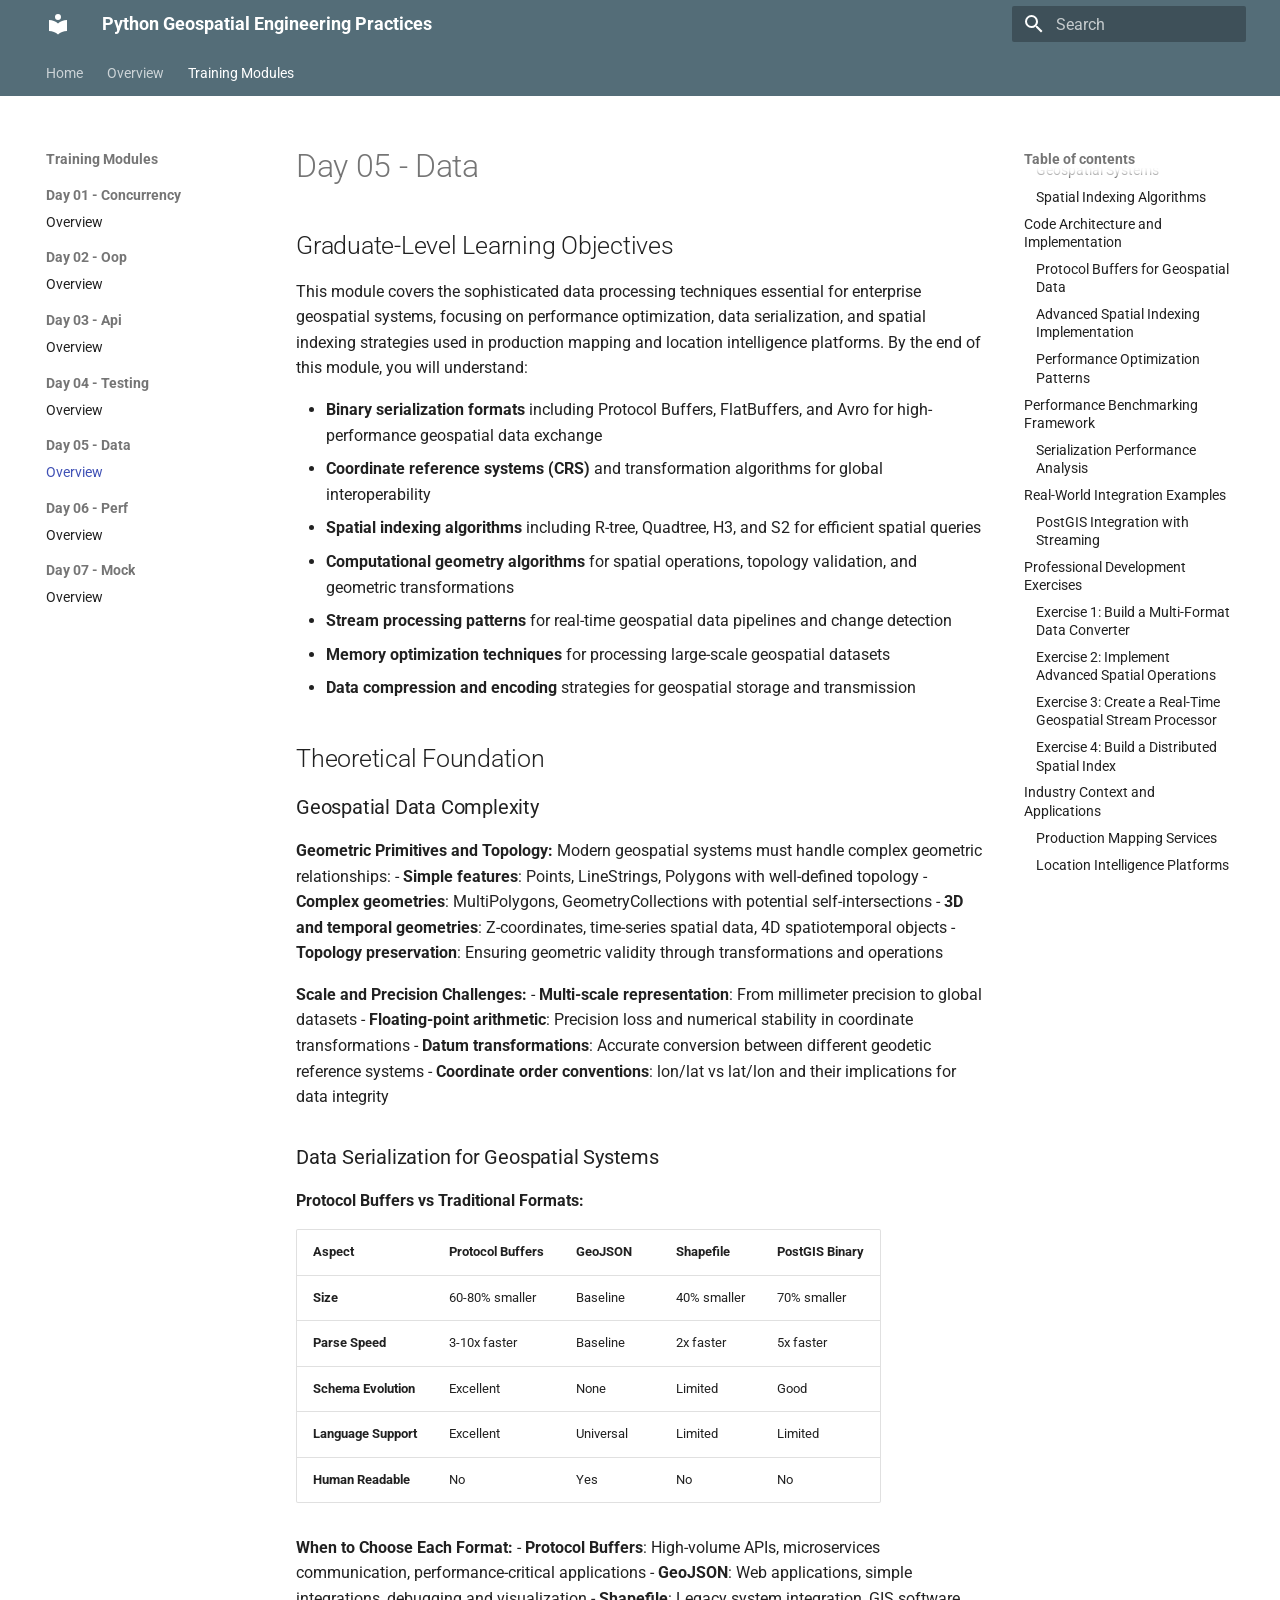
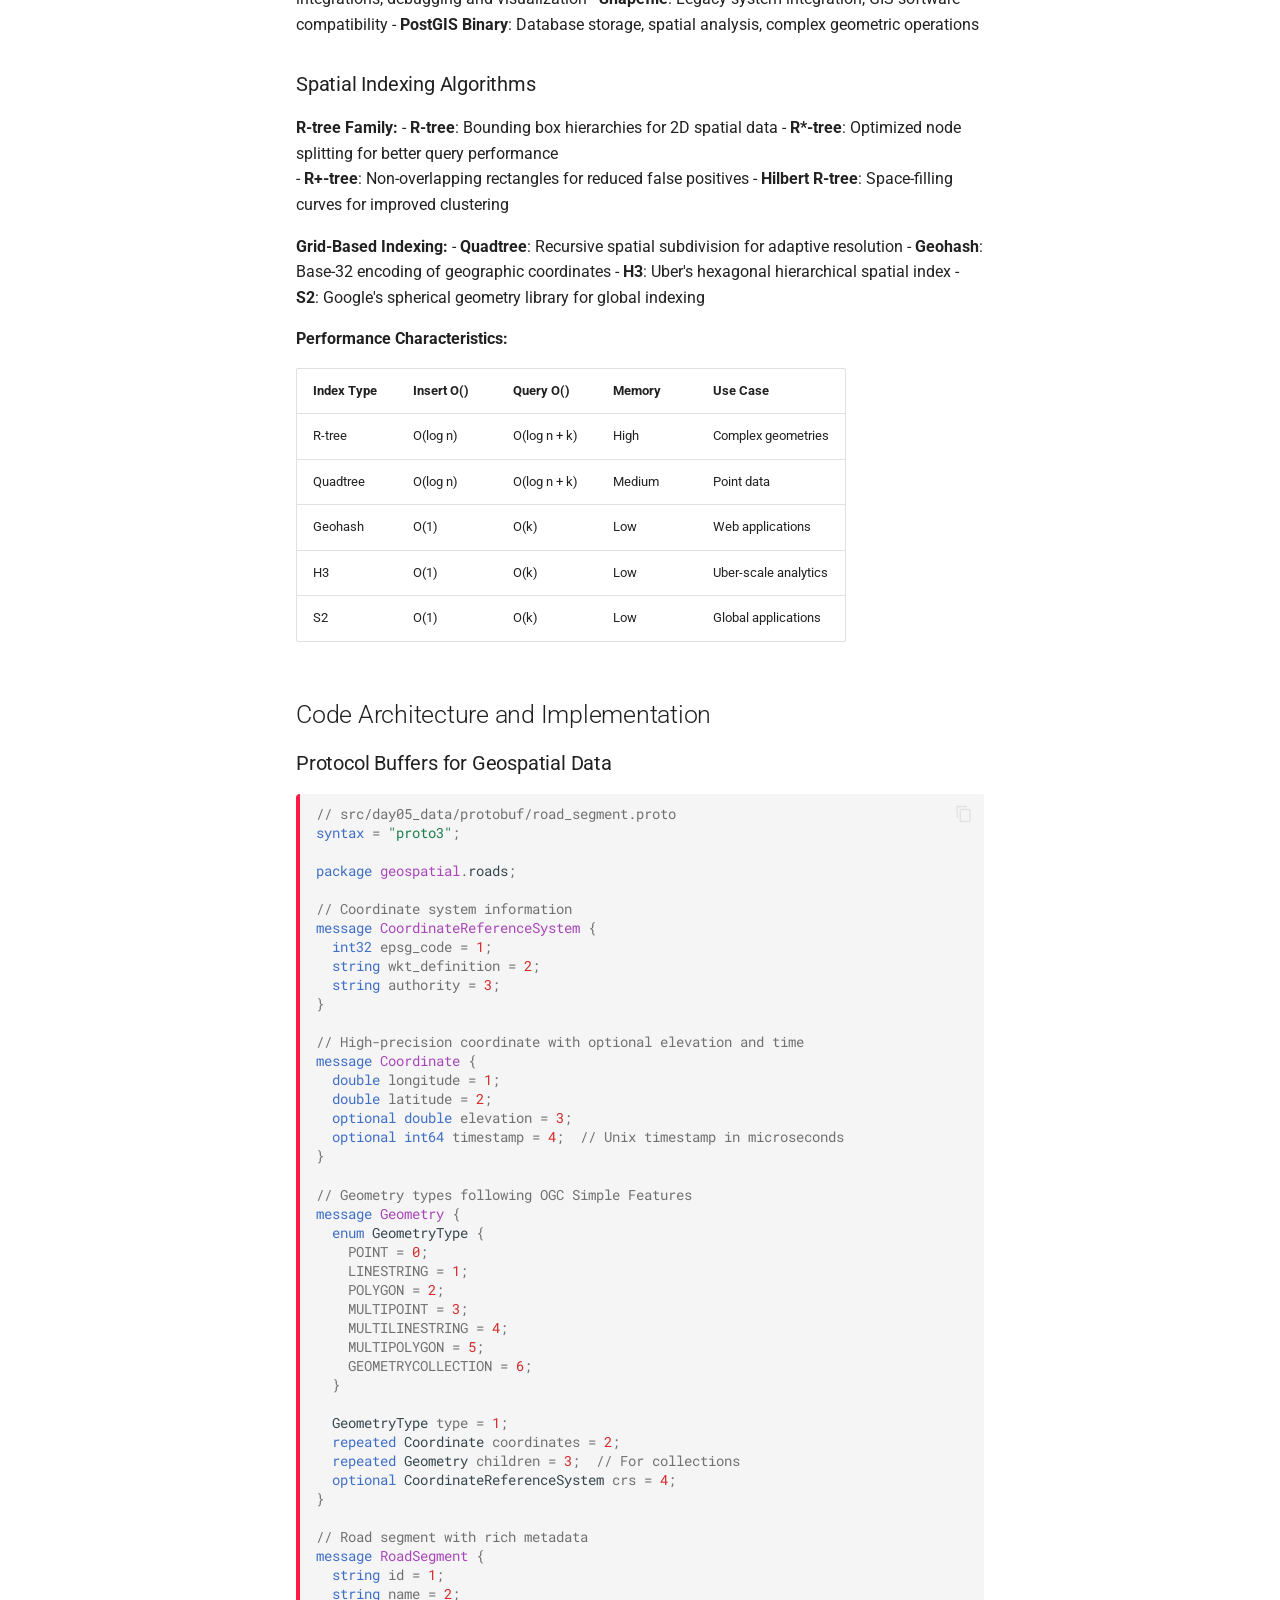
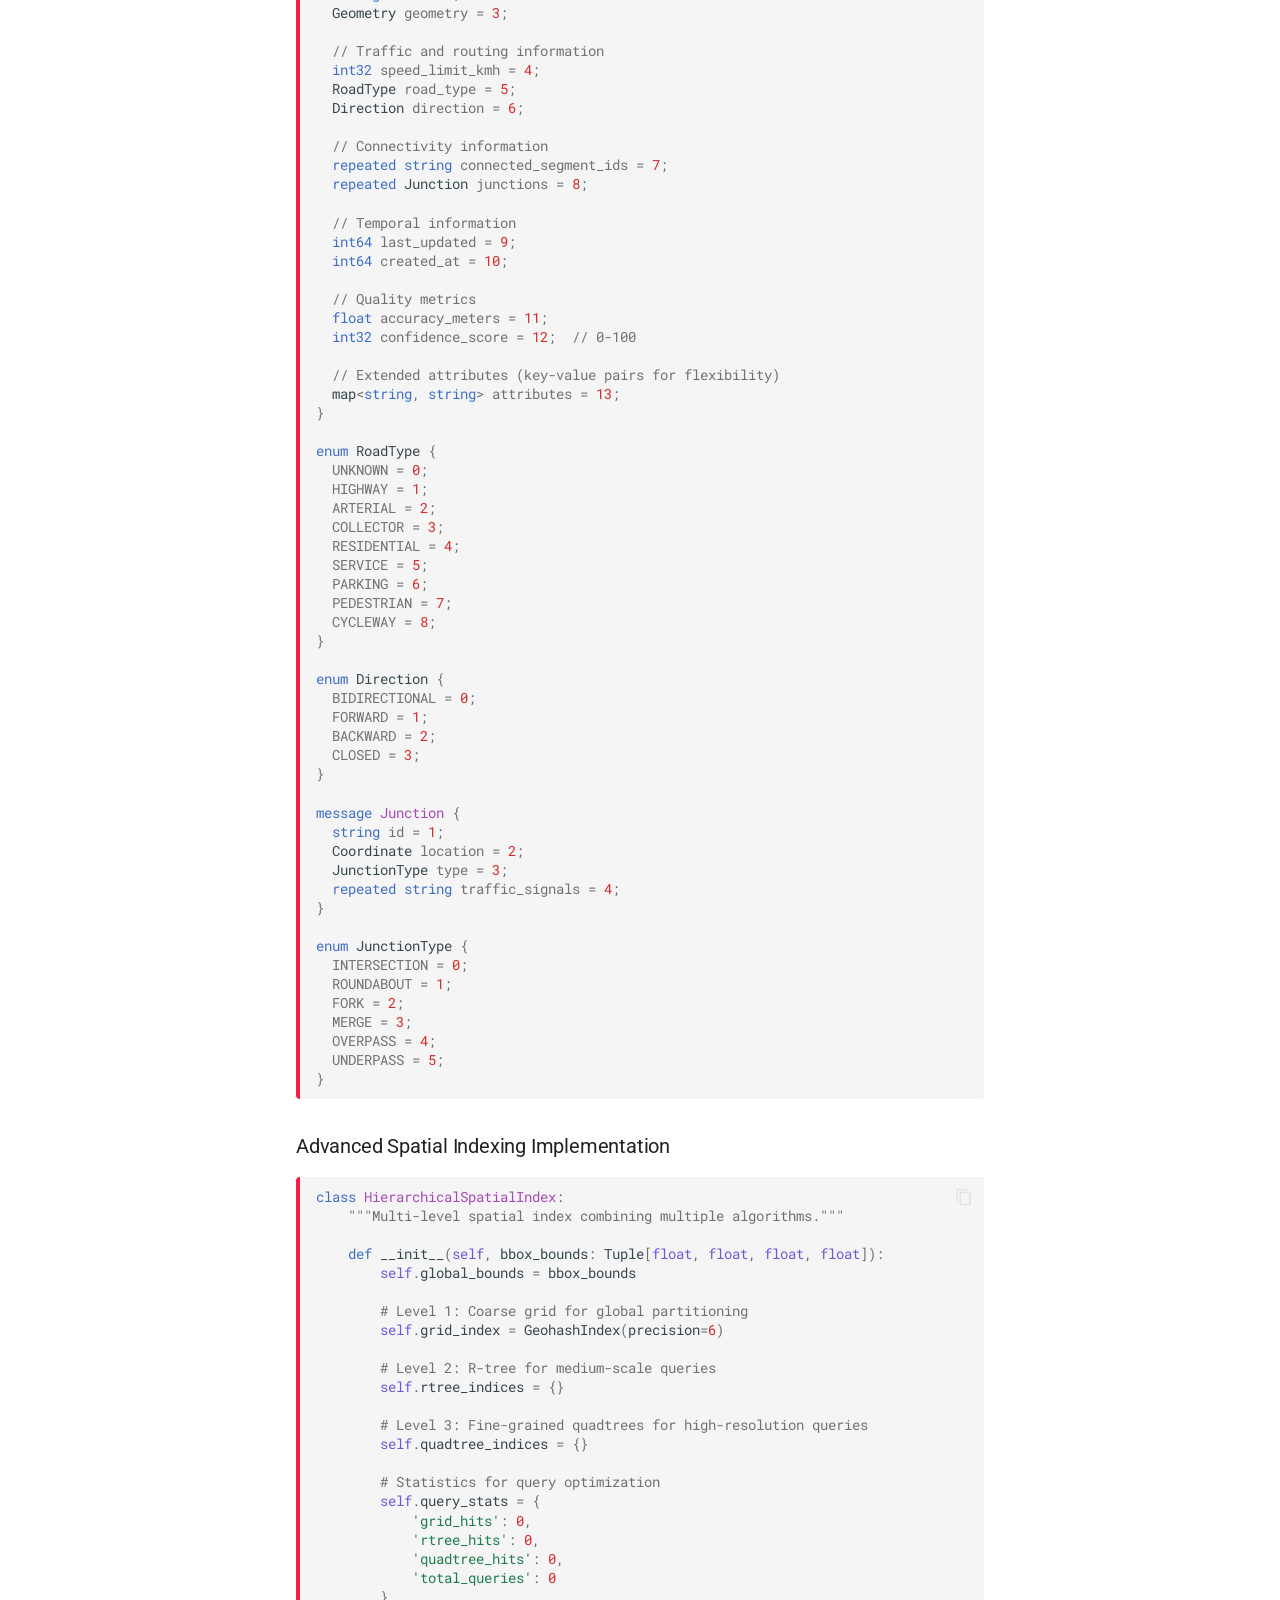
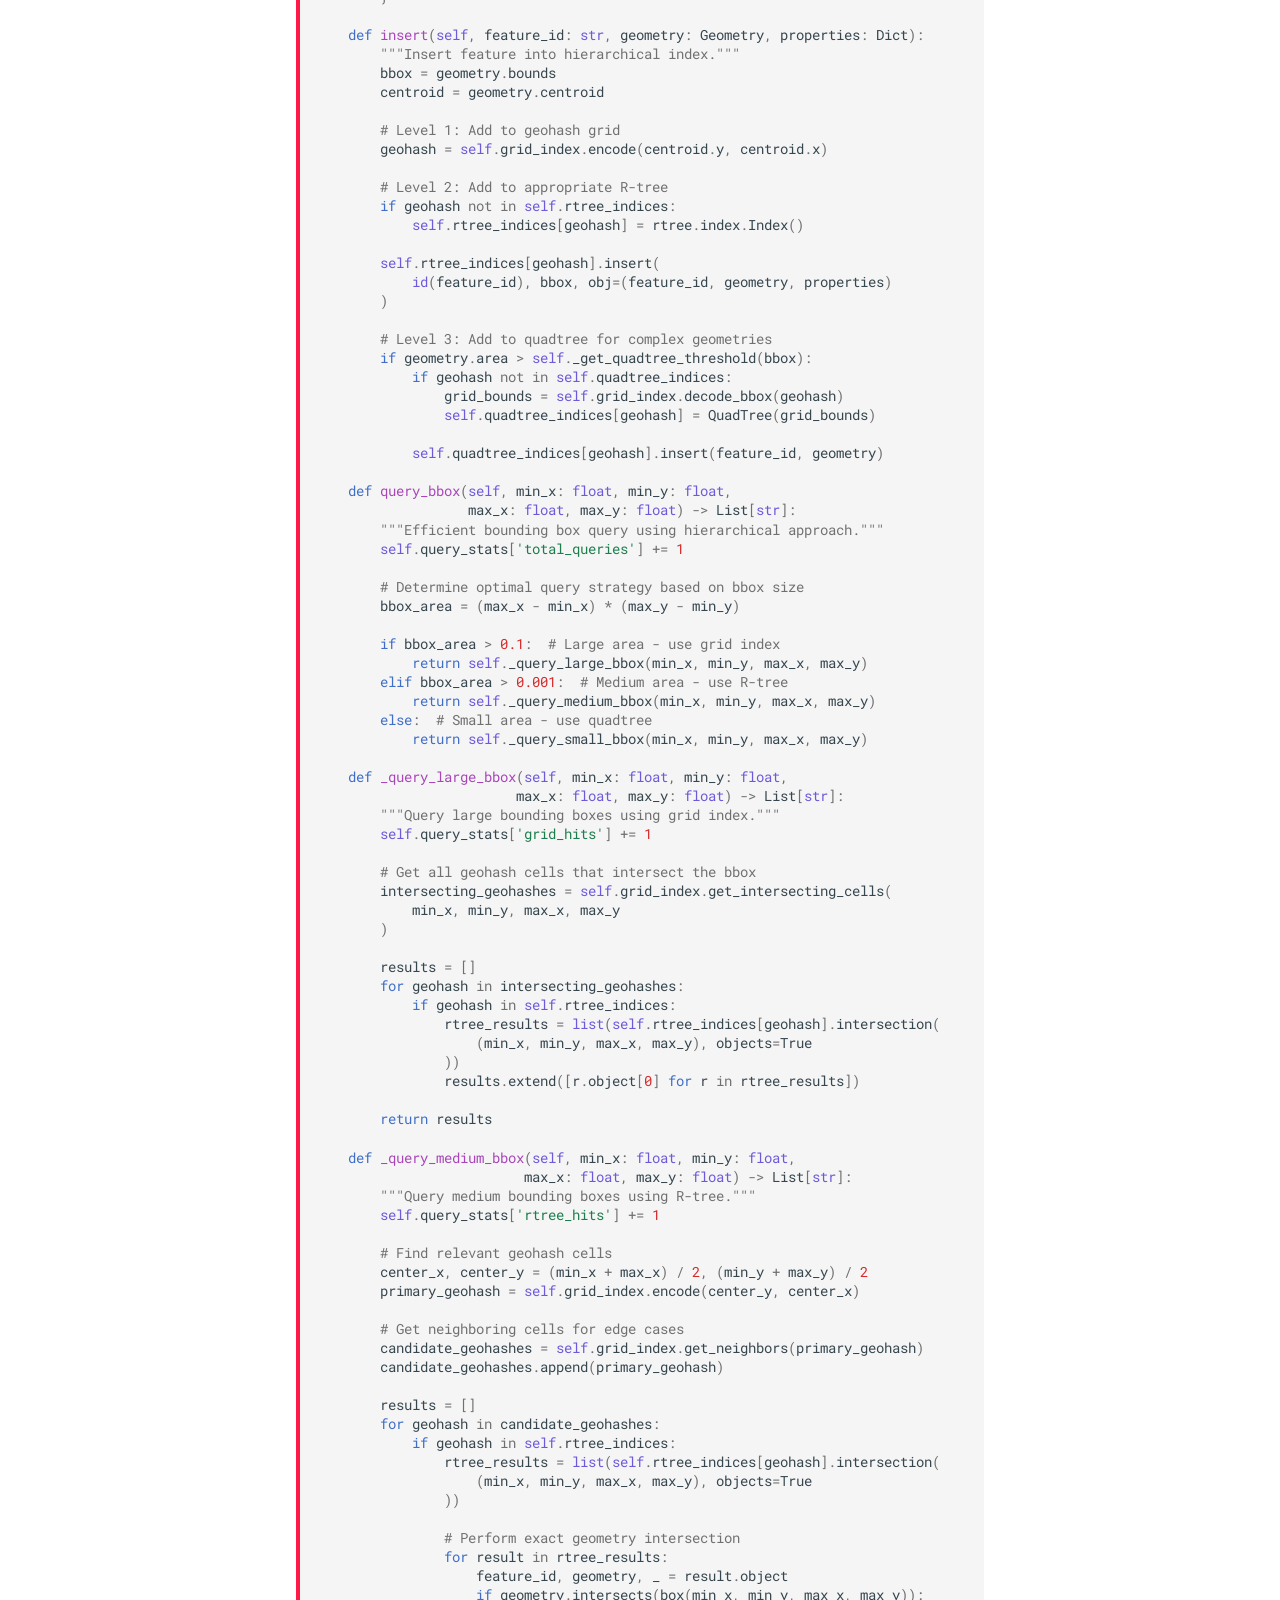
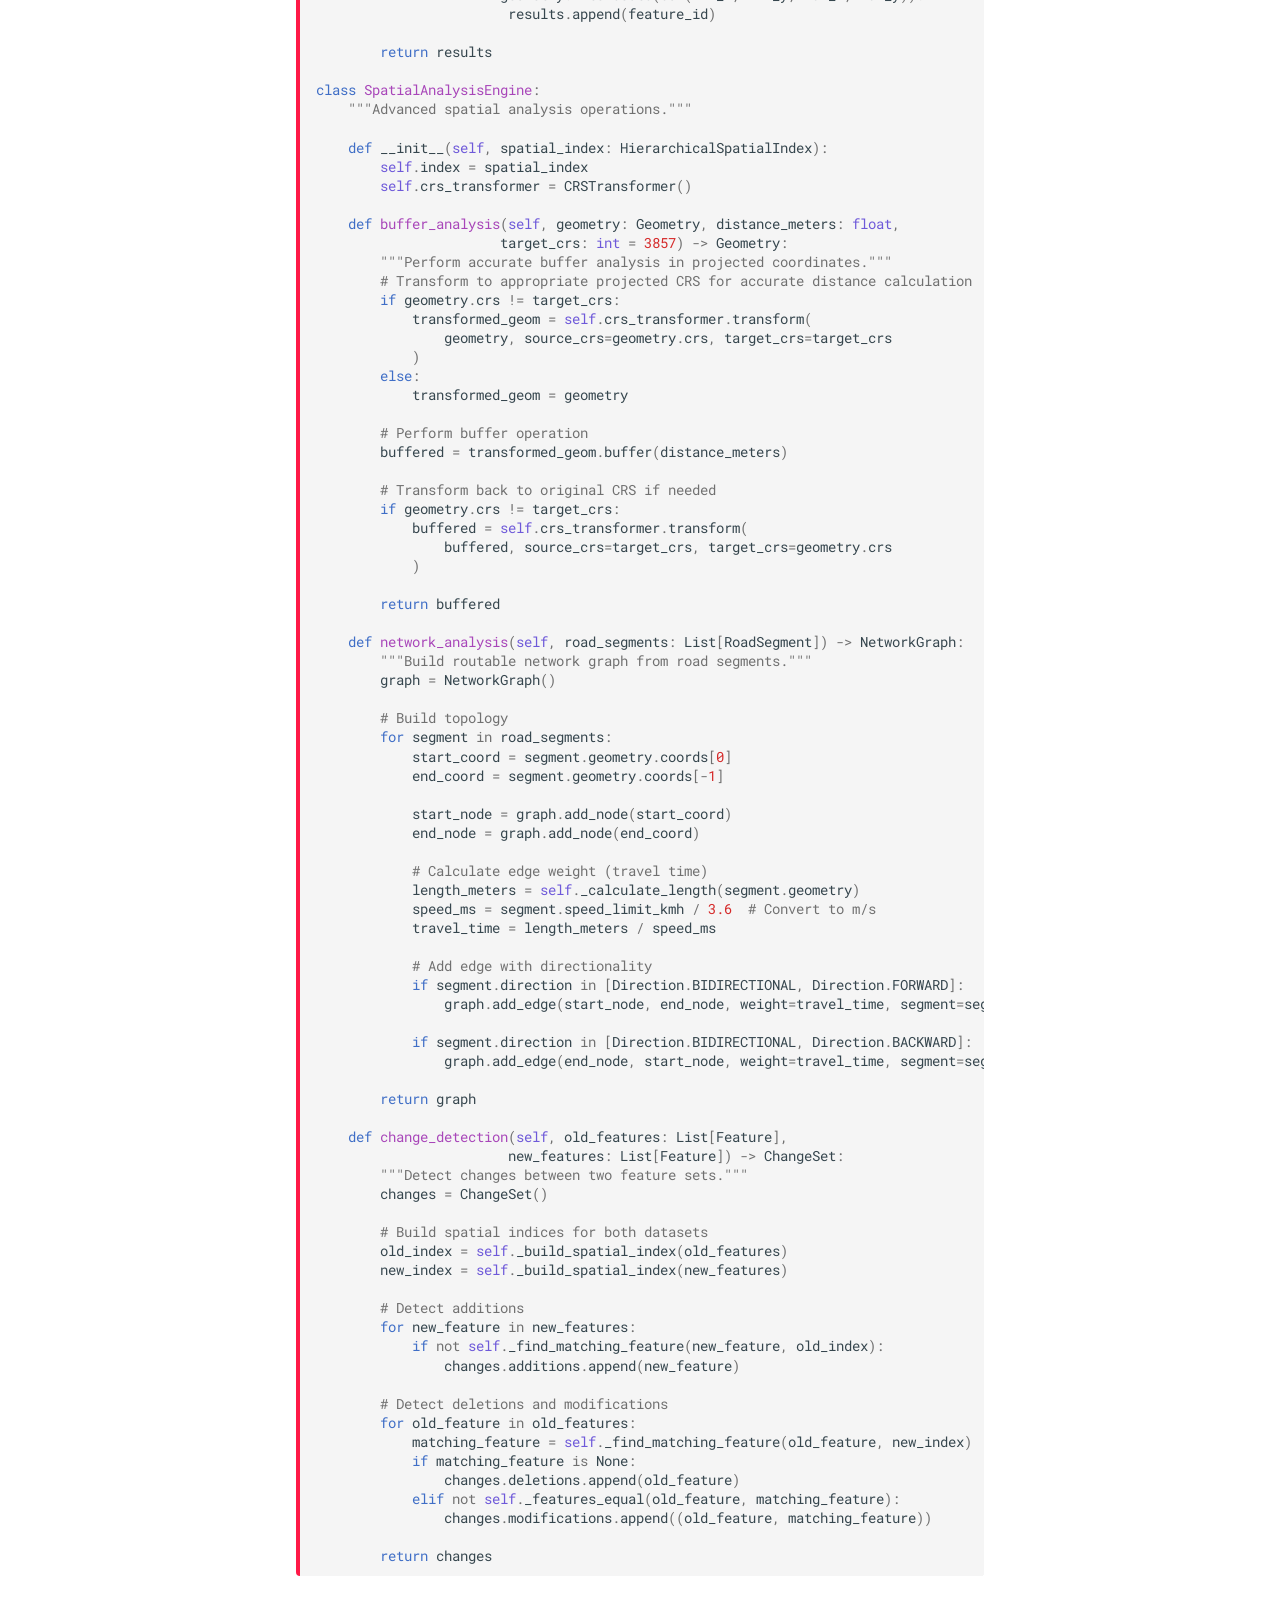
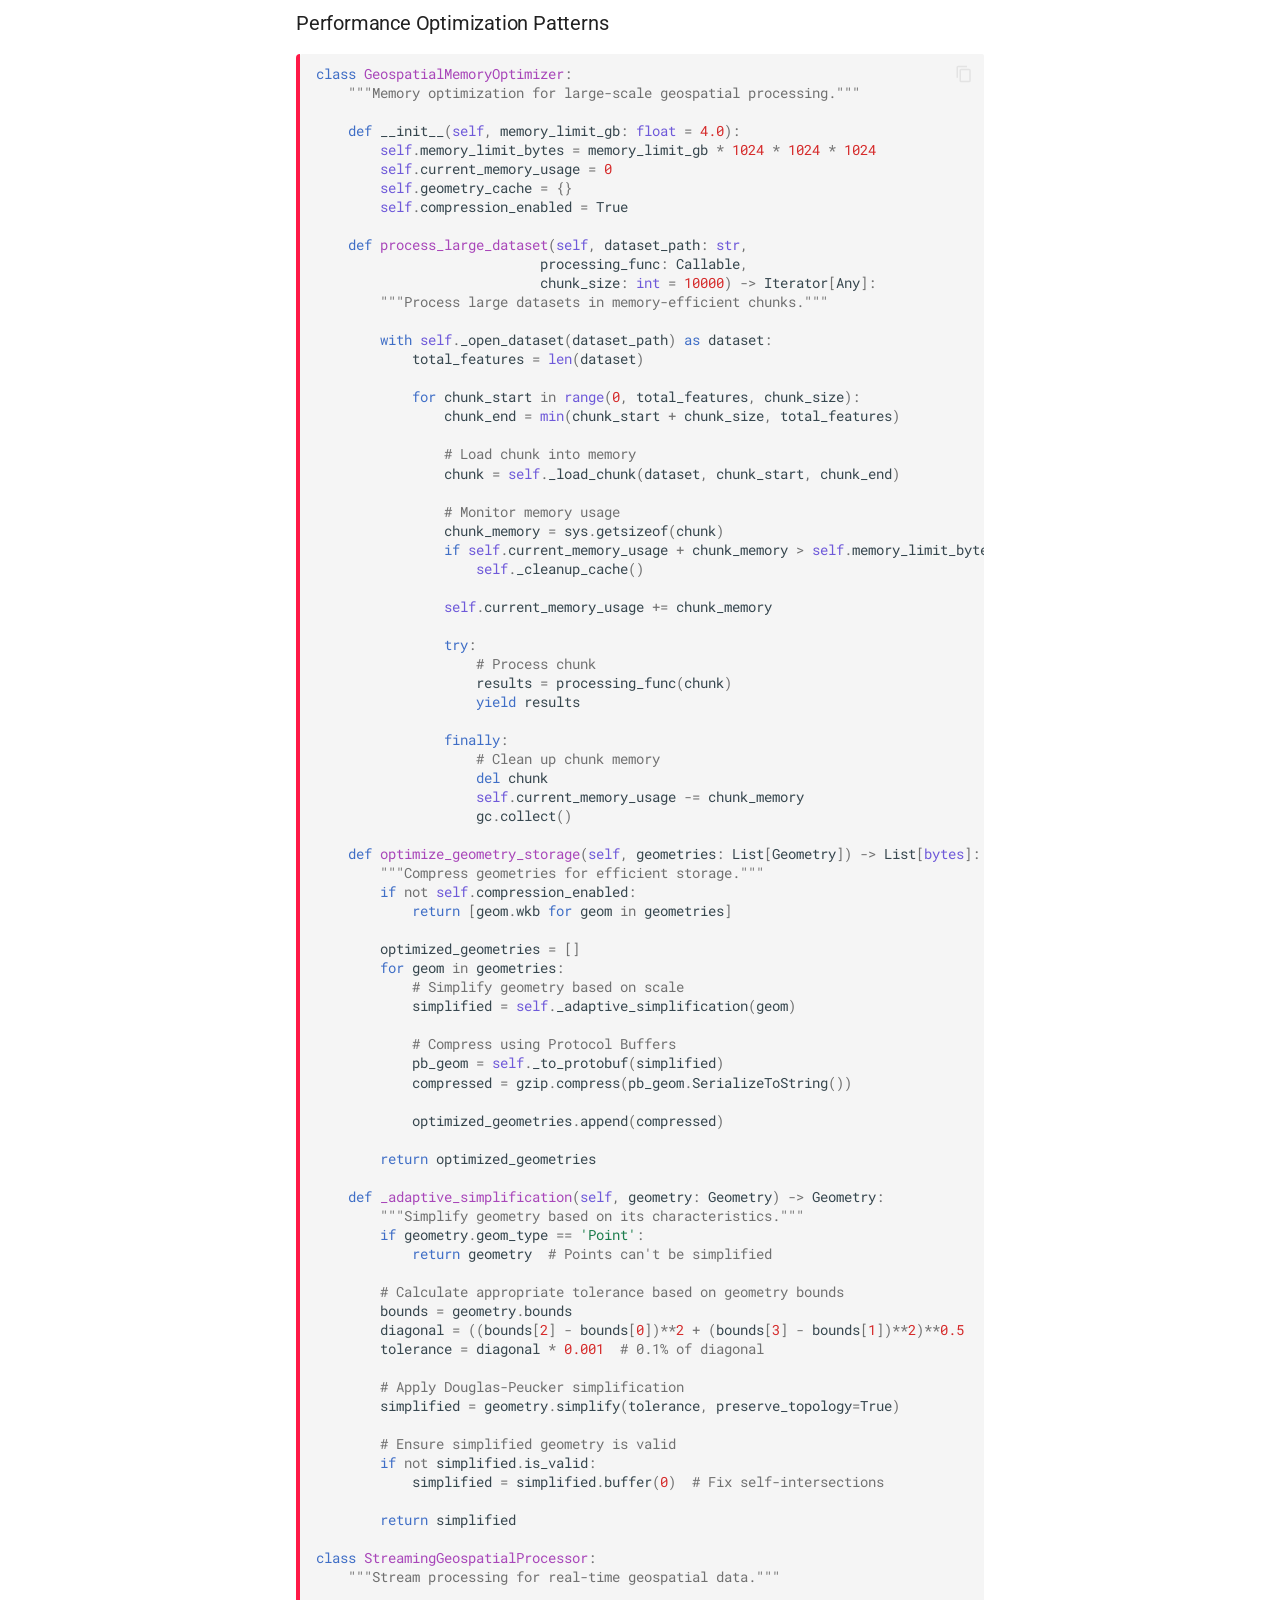
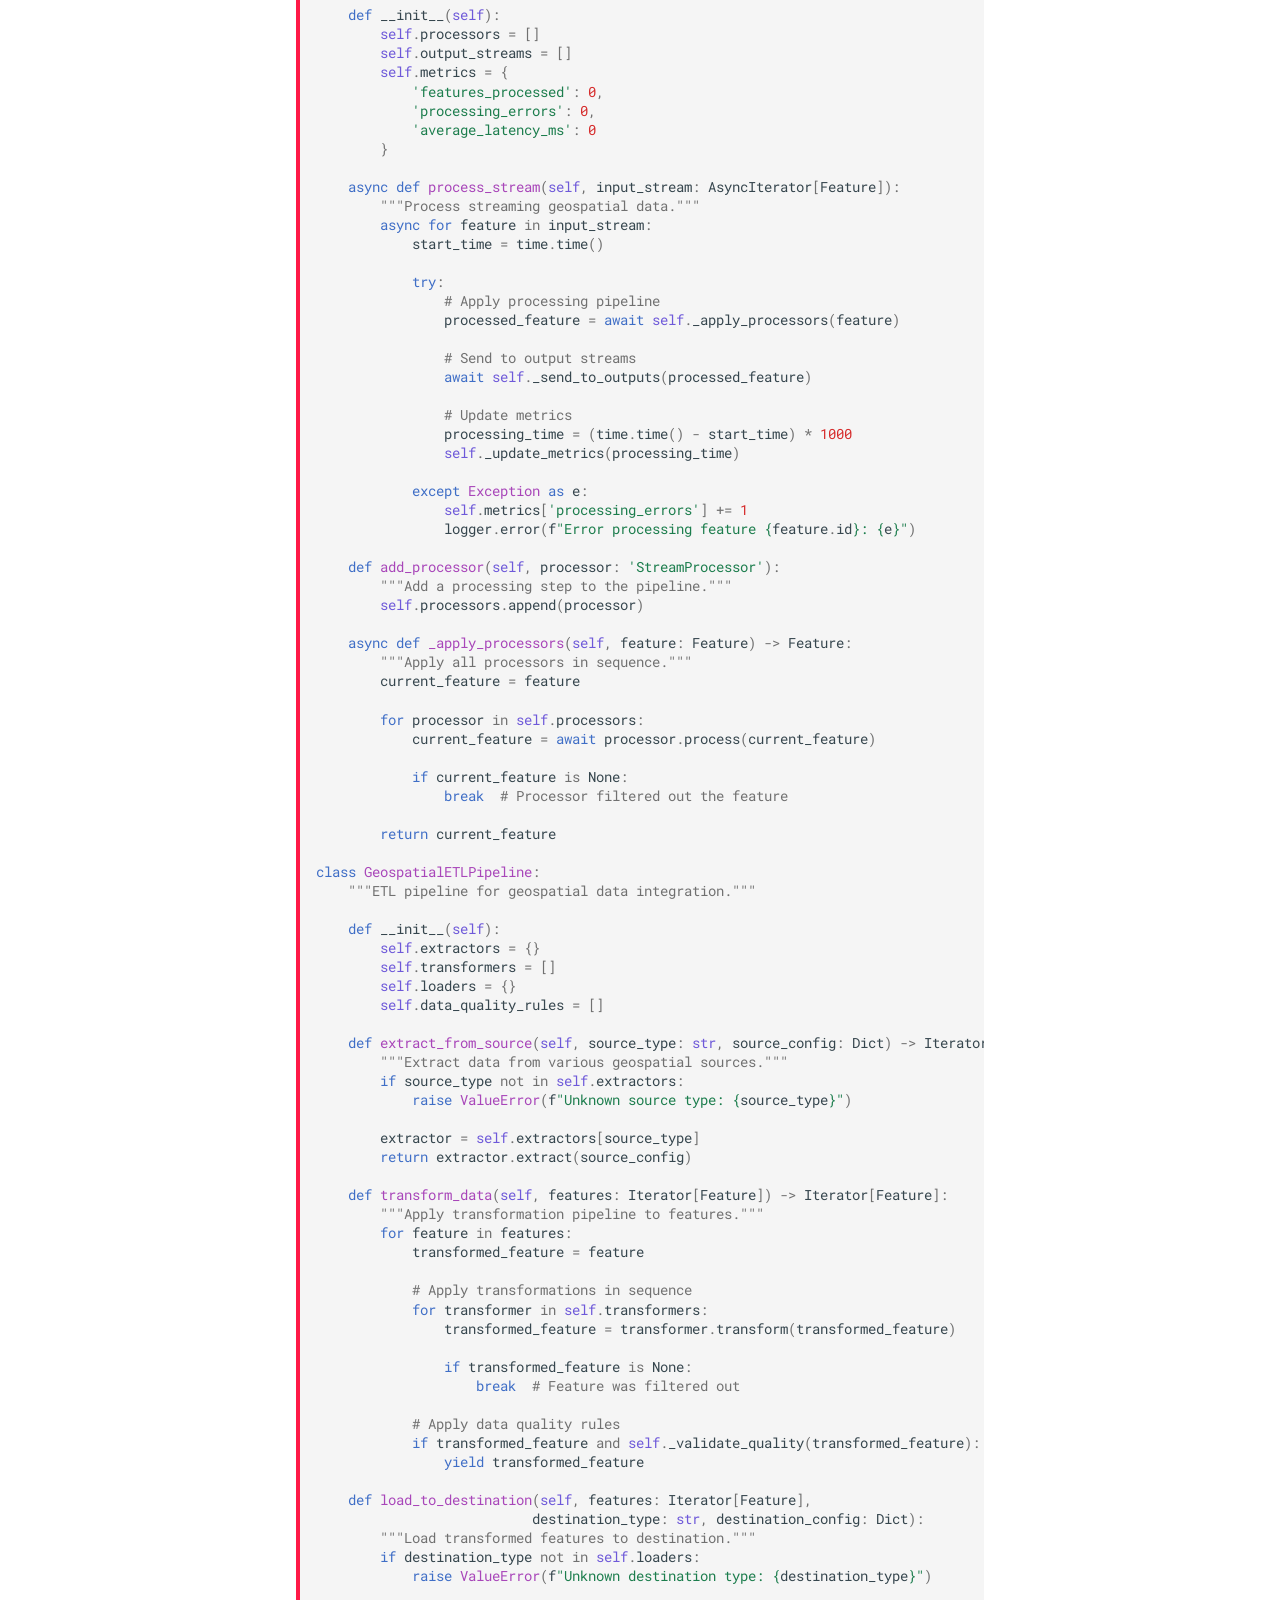
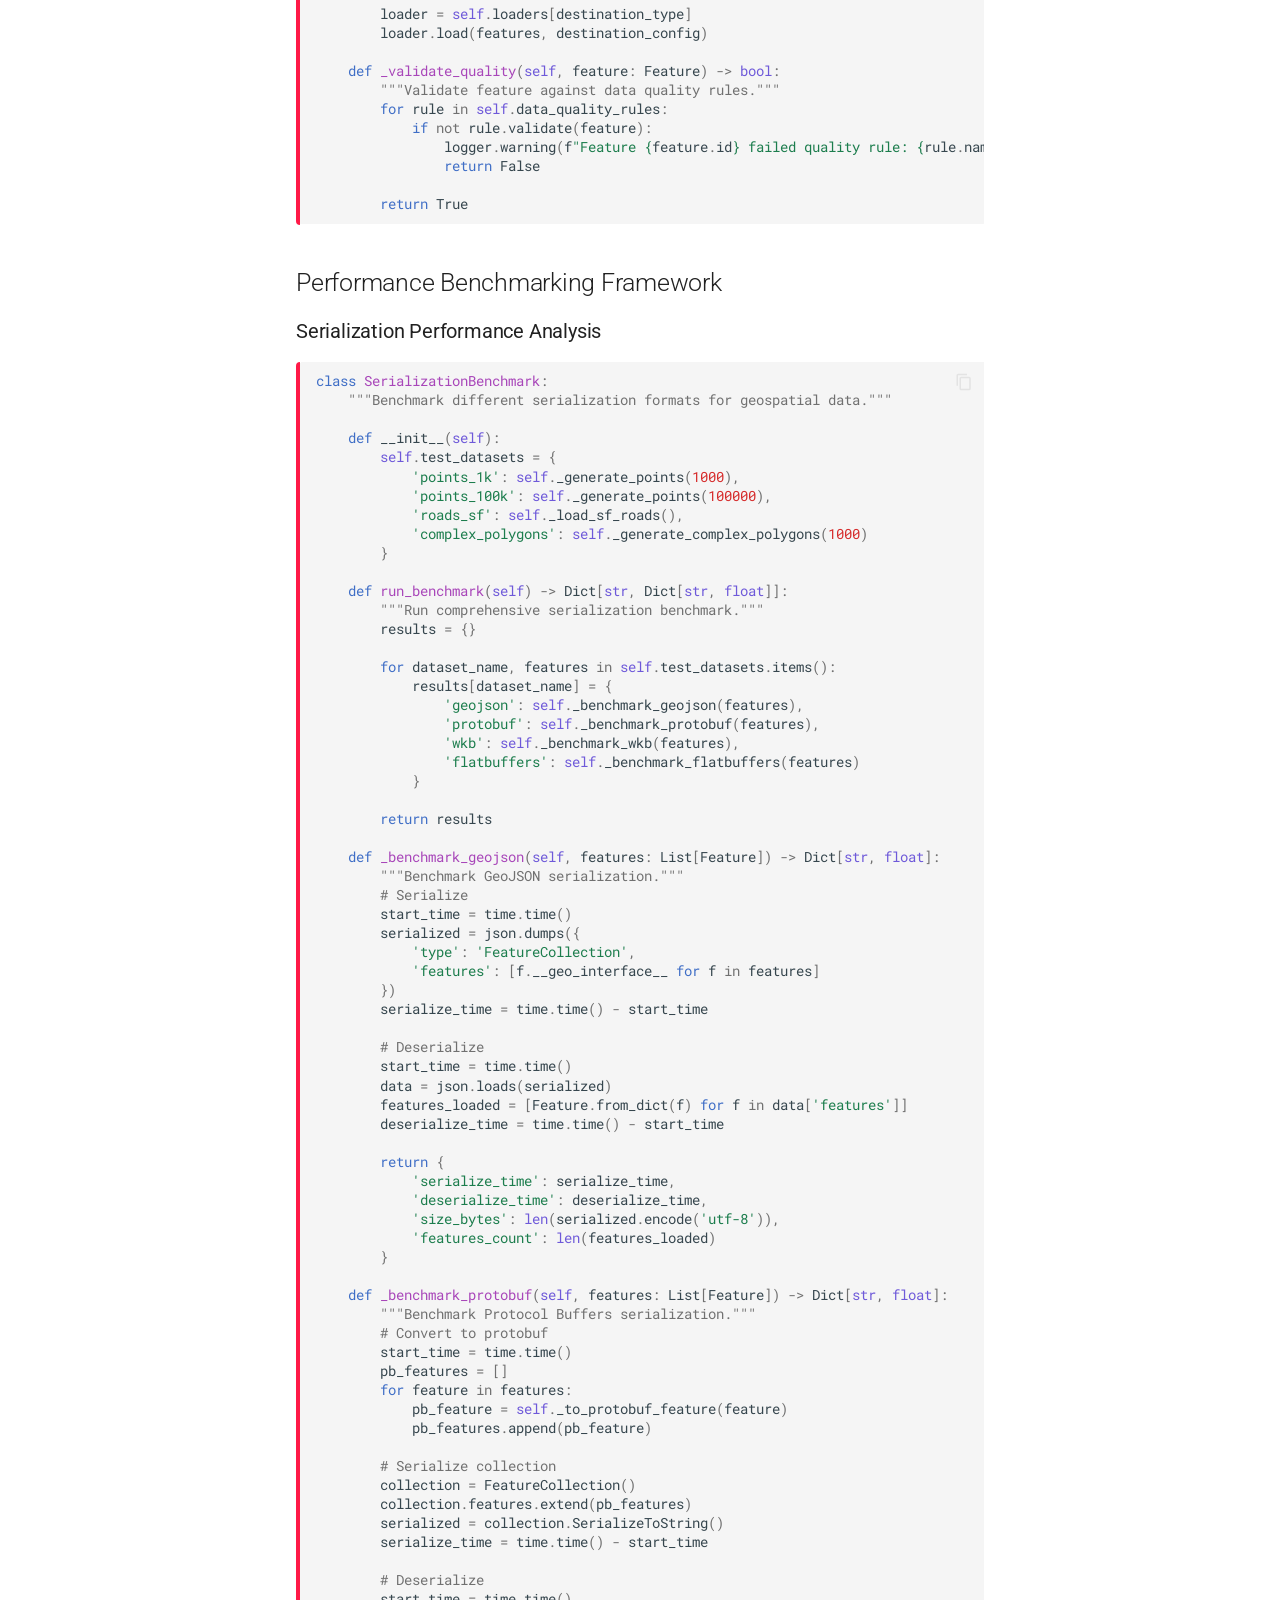
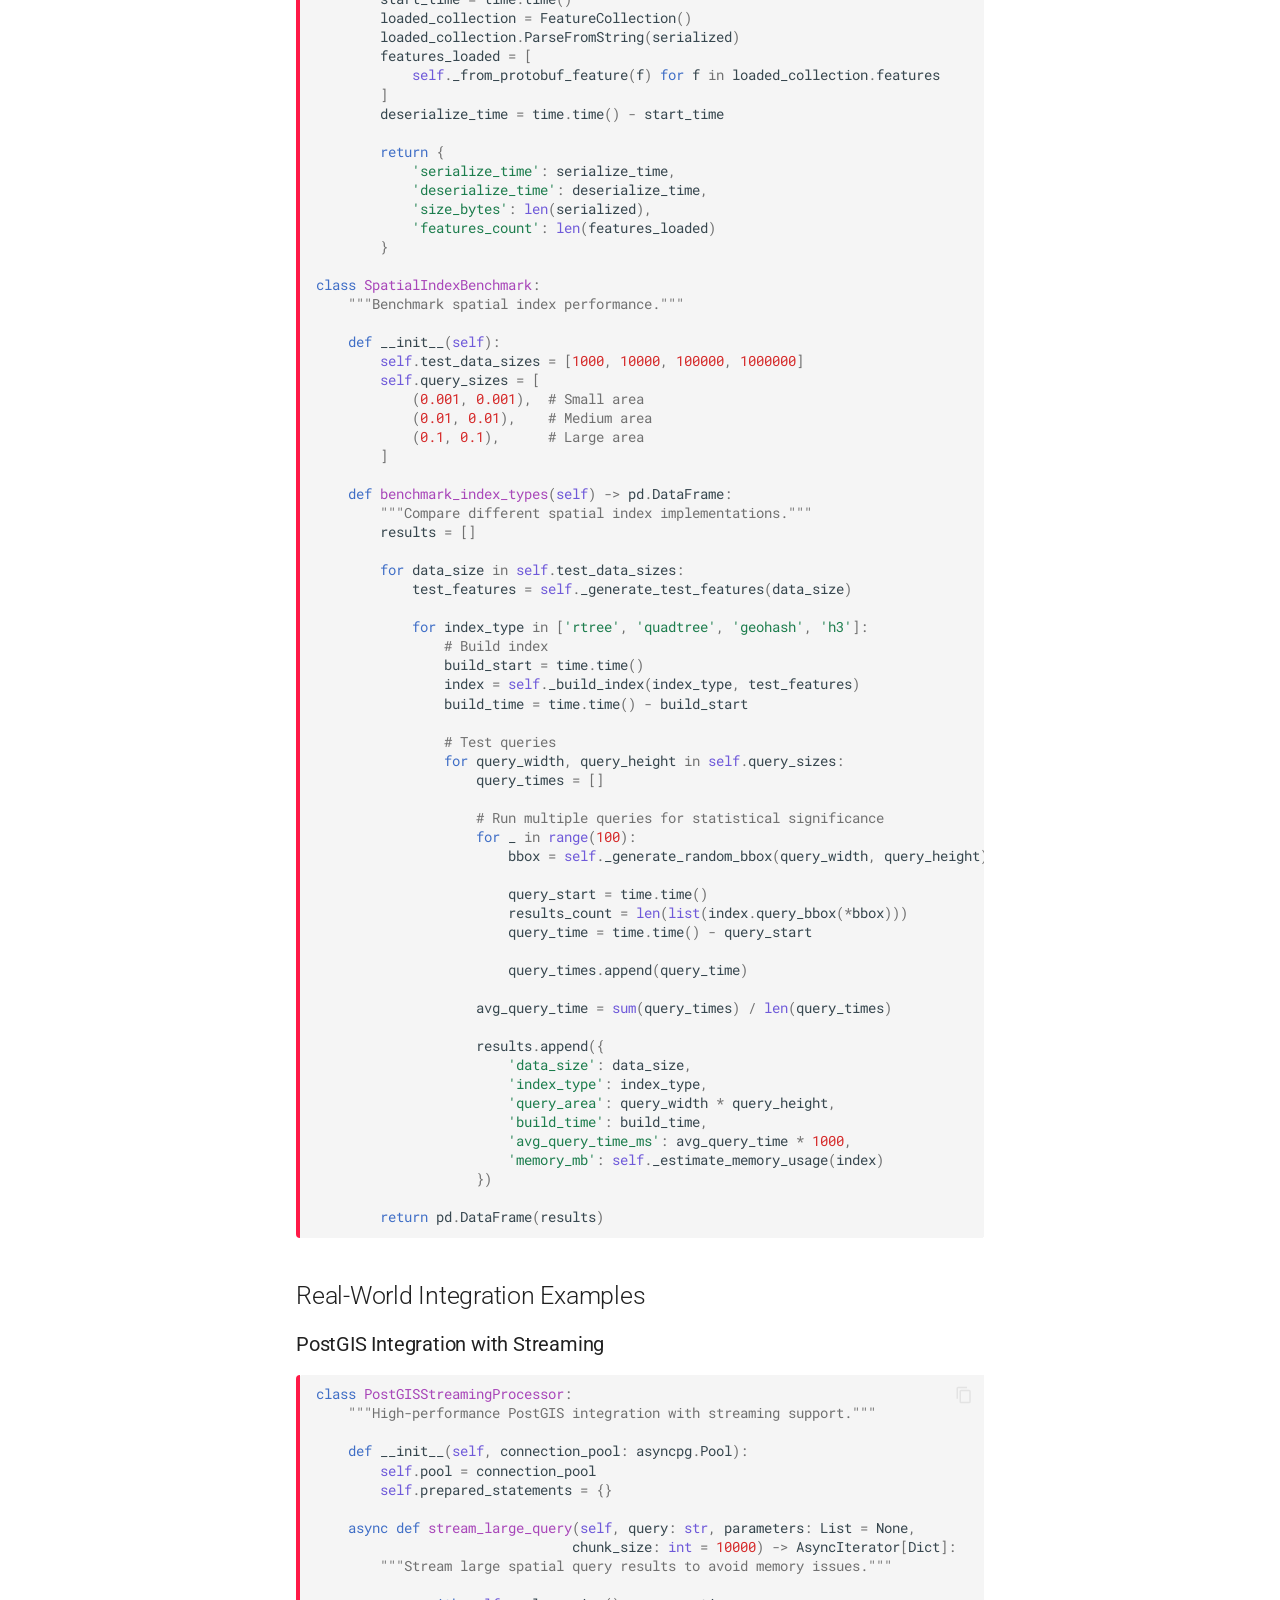
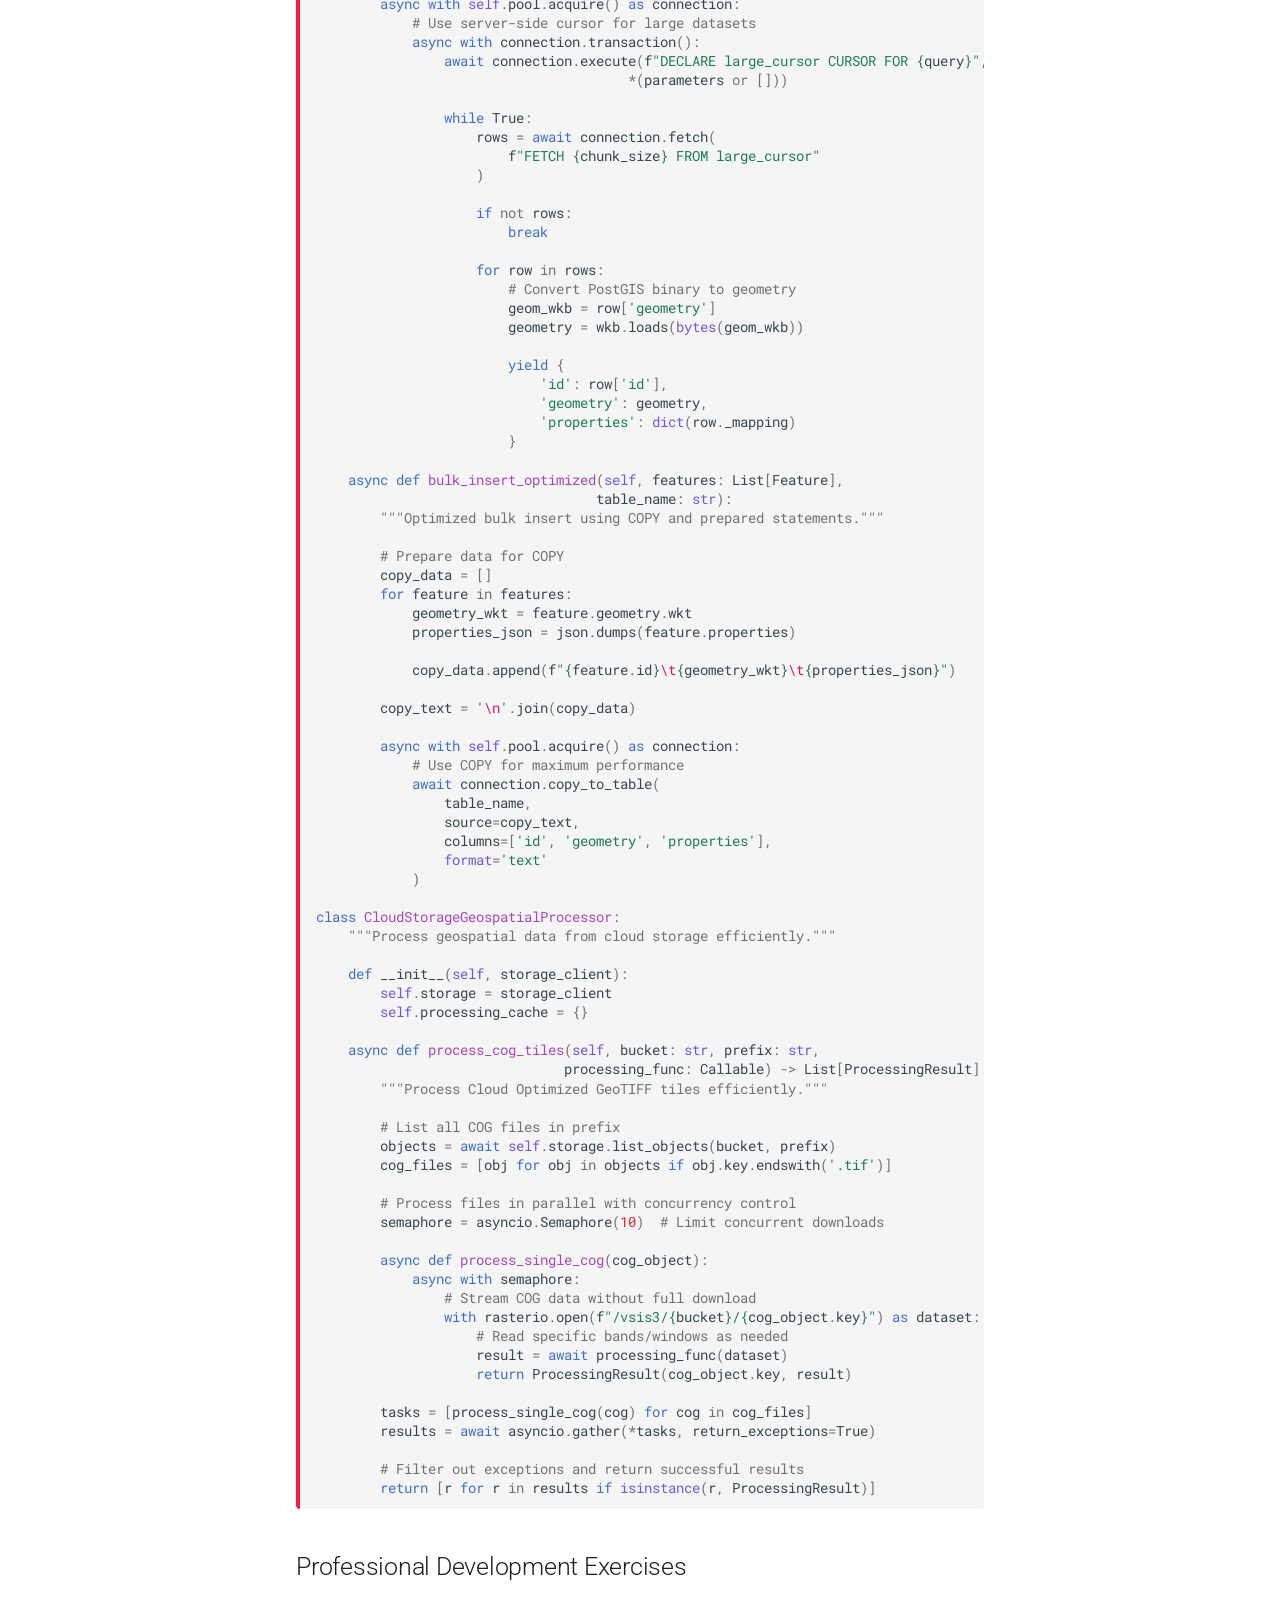
<file: python-prep-site/site/day05_data/index.html>
<!doctype html>
<html lang="en" class="no-js">
  <head>
    
      <meta charset="utf-8">
      <meta name="viewport" content="width=device-width,initial-scale=1">
      
        <meta name="description" content="Practical patterns and drills for high-quality Python development with geospatial data">
      
      
      
      
        <link rel="prev" href="../day04_testing/">
      
      
        <link rel="next" href="../day06_perf/">
      
      
      <link rel="icon" href="../assets/images/favicon.png">
      <meta name="generator" content="mkdocs-1.6.1, mkdocs-material-9.6.16">
    
    
      
        <title>Overview - Python Geospatial Engineering Practices</title>
      
    
    
      <link rel="stylesheet" href="../assets/stylesheets/main.7e37652d.min.css">
      
        
        <link rel="stylesheet" href="../assets/stylesheets/palette.06af60db.min.css">
      
      


    
    
      
    
    
      
        
        
        <link rel="preconnect" href="https://fonts.gstatic.com" crossorigin>
        <link rel="stylesheet" href="https://fonts.googleapis.com/css?family=Roboto:300,300i,400,400i,700,700i%7CRoboto+Mono:400,400i,700,700i&display=fallback">
        <style>:root{--md-text-font:"Roboto";--md-code-font:"Roboto Mono"}</style>
      
    
    
      <link rel="stylesheet" href="../assets/_mkdocstrings.css">
    
      <link rel="stylesheet" href="../stylesheets/extra.css">
    
    <script>__md_scope=new URL("..",location),__md_hash=e=>[...e].reduce(((e,_)=>(e<<5)-e+_.charCodeAt(0)),0),__md_get=(e,_=localStorage,t=__md_scope)=>JSON.parse(_.getItem(t.pathname+"."+e)),__md_set=(e,_,t=localStorage,a=__md_scope)=>{try{t.setItem(a.pathname+"."+e,JSON.stringify(_))}catch(e){}}</script>
    
      

    
    
    
  </head>
  
  
    
    
      
    
    
    
    
    <body dir="ltr" data-md-color-scheme="default" data-md-color-primary="blue-grey" data-md-color-accent="red">
  
    
    <input class="md-toggle" data-md-toggle="drawer" type="checkbox" id="__drawer" autocomplete="off">
    <input class="md-toggle" data-md-toggle="search" type="checkbox" id="__search" autocomplete="off">
    <label class="md-overlay" for="__drawer"></label>
    <div data-md-component="skip">
      
        
        <a href="#day-05-data" class="md-skip">
          Skip to content
        </a>
      
    </div>
    <div data-md-component="announce">
      
    </div>
    
    
      

<header class="md-header" data-md-component="header">
  <nav class="md-header__inner md-grid" aria-label="Header">
    <a href=".." title="Python Geospatial Engineering Practices" class="md-header__button md-logo" aria-label="Python Geospatial Engineering Practices" data-md-component="logo">
      
  
  <svg xmlns="http://www.w3.org/2000/svg" viewBox="0 0 24 24"><path d="M12 8a3 3 0 0 0 3-3 3 3 0 0 0-3-3 3 3 0 0 0-3 3 3 3 0 0 0 3 3m0 3.54C9.64 9.35 6.5 8 3 8v11c3.5 0 6.64 1.35 9 3.54 2.36-2.19 5.5-3.54 9-3.54V8c-3.5 0-6.64 1.35-9 3.54"/></svg>

    </a>
    <label class="md-header__button md-icon" for="__drawer">
      
      <svg xmlns="http://www.w3.org/2000/svg" viewBox="0 0 24 24"><path d="M3 6h18v2H3zm0 5h18v2H3zm0 5h18v2H3z"/></svg>
    </label>
    <div class="md-header__title" data-md-component="header-title">
      <div class="md-header__ellipsis">
        <div class="md-header__topic">
          <span class="md-ellipsis">
            Python Geospatial Engineering Practices
          </span>
        </div>
        <div class="md-header__topic" data-md-component="header-topic">
          <span class="md-ellipsis">
            
              Overview
            
          </span>
        </div>
      </div>
    </div>
    
      
        <form class="md-header__option" data-md-component="palette">
  
    
    
    
    <input class="md-option" data-md-color-media="" data-md-color-scheme="default" data-md-color-primary="blue-grey" data-md-color-accent="red"  aria-hidden="true"  type="radio" name="__palette" id="__palette_0">
    
  
    
    
    
    <input class="md-option" data-md-color-media="" data-md-color-scheme="slate" data-md-color-primary="blue-grey" data-md-color-accent="red"  aria-hidden="true"  type="radio" name="__palette" id="__palette_1">
    
  
</form>
      
    
    
      <script>var palette=__md_get("__palette");if(palette&&palette.color){if("(prefers-color-scheme)"===palette.color.media){var media=matchMedia("(prefers-color-scheme: light)"),input=document.querySelector(media.matches?"[data-md-color-media='(prefers-color-scheme: light)']":"[data-md-color-media='(prefers-color-scheme: dark)']");palette.color.media=input.getAttribute("data-md-color-media"),palette.color.scheme=input.getAttribute("data-md-color-scheme"),palette.color.primary=input.getAttribute("data-md-color-primary"),palette.color.accent=input.getAttribute("data-md-color-accent")}for(var[key,value]of Object.entries(palette.color))document.body.setAttribute("data-md-color-"+key,value)}</script>
    
    
    
      
      
        <label class="md-header__button md-icon" for="__search">
          
          <svg xmlns="http://www.w3.org/2000/svg" viewBox="0 0 24 24"><path d="M9.5 3A6.5 6.5 0 0 1 16 9.5c0 1.61-.59 3.09-1.56 4.23l.27.27h.79l5 5-1.5 1.5-5-5v-.79l-.27-.27A6.52 6.52 0 0 1 9.5 16 6.5 6.5 0 0 1 3 9.5 6.5 6.5 0 0 1 9.5 3m0 2C7 5 5 7 5 9.5S7 14 9.5 14 14 12 14 9.5 12 5 9.5 5"/></svg>
        </label>
        <div class="md-search" data-md-component="search" role="dialog">
  <label class="md-search__overlay" for="__search"></label>
  <div class="md-search__inner" role="search">
    <form class="md-search__form" name="search">
      <input type="text" class="md-search__input" name="query" aria-label="Search" placeholder="Search" autocapitalize="off" autocorrect="off" autocomplete="off" spellcheck="false" data-md-component="search-query" required>
      <label class="md-search__icon md-icon" for="__search">
        
        <svg xmlns="http://www.w3.org/2000/svg" viewBox="0 0 24 24"><path d="M9.5 3A6.5 6.5 0 0 1 16 9.5c0 1.61-.59 3.09-1.56 4.23l.27.27h.79l5 5-1.5 1.5-5-5v-.79l-.27-.27A6.52 6.52 0 0 1 9.5 16 6.5 6.5 0 0 1 3 9.5 6.5 6.5 0 0 1 9.5 3m0 2C7 5 5 7 5 9.5S7 14 9.5 14 14 12 14 9.5 12 5 9.5 5"/></svg>
        
        <svg xmlns="http://www.w3.org/2000/svg" viewBox="0 0 24 24"><path d="M20 11v2H8l5.5 5.5-1.42 1.42L4.16 12l7.92-7.92L13.5 5.5 8 11z"/></svg>
      </label>
      <nav class="md-search__options" aria-label="Search">
        
        <button type="reset" class="md-search__icon md-icon" title="Clear" aria-label="Clear" tabindex="-1">
          
          <svg xmlns="http://www.w3.org/2000/svg" viewBox="0 0 24 24"><path d="M19 6.41 17.59 5 12 10.59 6.41 5 5 6.41 10.59 12 5 17.59 6.41 19 12 13.41 17.59 19 19 17.59 13.41 12z"/></svg>
        </button>
      </nav>
      
        <div class="md-search__suggest" data-md-component="search-suggest"></div>
      
    </form>
    <div class="md-search__output">
      <div class="md-search__scrollwrap" tabindex="0" data-md-scrollfix>
        <div class="md-search-result" data-md-component="search-result">
          <div class="md-search-result__meta">
            Initializing search
          </div>
          <ol class="md-search-result__list" role="presentation"></ol>
        </div>
      </div>
    </div>
  </div>
</div>
      
    
    
  </nav>
  
</header>
    
    <div class="md-container" data-md-component="container">
      
      
        
          
            
<nav class="md-tabs" aria-label="Tabs" data-md-component="tabs">
  <div class="md-grid">
    <ul class="md-tabs__list">
      
        
  
  
  
  
    <li class="md-tabs__item">
      <a href=".." class="md-tabs__link">
        
  
  
    
  
  Home

      </a>
    </li>
  

      
        
  
  
  
  
    
    
      <li class="md-tabs__item">
        <a href="../study_plan/" class="md-tabs__link">
          
  
  
  Overview

        </a>
      </li>
    
  

      
        
  
  
  
    
  
  
    
    
      
  
  
  
    
  
  
    
    
      <li class="md-tabs__item md-tabs__item--active">
        <a href="../day01_concurrency/" class="md-tabs__link">
          
  
  
  Training Modules

        </a>
      </li>
    
  

    
  

      
    </ul>
  </div>
</nav>
          
        
      
      <main class="md-main" data-md-component="main">
        <div class="md-main__inner md-grid">
          
            
              
              <div class="md-sidebar md-sidebar--primary" data-md-component="sidebar" data-md-type="navigation" >
                <div class="md-sidebar__scrollwrap">
                  <div class="md-sidebar__inner">
                    


  


<nav class="md-nav md-nav--primary md-nav--lifted" aria-label="Navigation" data-md-level="0">
  <label class="md-nav__title" for="__drawer">
    <a href=".." title="Python Geospatial Engineering Practices" class="md-nav__button md-logo" aria-label="Python Geospatial Engineering Practices" data-md-component="logo">
      
  
  <svg xmlns="http://www.w3.org/2000/svg" viewBox="0 0 24 24"><path d="M12 8a3 3 0 0 0 3-3 3 3 0 0 0-3-3 3 3 0 0 0-3 3 3 3 0 0 0 3 3m0 3.54C9.64 9.35 6.5 8 3 8v11c3.5 0 6.64 1.35 9 3.54 2.36-2.19 5.5-3.54 9-3.54V8c-3.5 0-6.64 1.35-9 3.54"/></svg>

    </a>
    Python Geospatial Engineering Practices
  </label>
  
  <ul class="md-nav__list" data-md-scrollfix>
    
      
      
  
  
  
  
    <li class="md-nav__item">
      <a href=".." class="md-nav__link">
        
  
  
  <span class="md-ellipsis">
    Home
    
  </span>
  

      </a>
    </li>
  

    
      
      
  
  
  
  
    
    
    
    
      
      
        
      
    
    
    <li class="md-nav__item md-nav__item--nested">
      
        
        
        <input class="md-nav__toggle md-toggle " type="checkbox" id="__nav_2" >
        
          
          <label class="md-nav__link" for="__nav_2" id="__nav_2_label" tabindex="0">
            
  
  
  <span class="md-ellipsis">
    Overview
    
  </span>
  

            <span class="md-nav__icon md-icon"></span>
          </label>
        
        <nav class="md-nav" data-md-level="1" aria-labelledby="__nav_2_label" aria-expanded="false">
          <label class="md-nav__title" for="__nav_2">
            <span class="md-nav__icon md-icon"></span>
            Overview
          </label>
          <ul class="md-nav__list" data-md-scrollfix>
            
              
                
  
  
  
  
    <li class="md-nav__item">
      <a href="../study_plan/" class="md-nav__link">
        
  
  
  <span class="md-ellipsis">
    Study Plan
    
  </span>
  

      </a>
    </li>
  

              
            
          </ul>
        </nav>
      
    </li>
  

    
      
      
  
  
    
  
  
  
    
    
    
    
      
        
        
      
      
        
      
    
    
    <li class="md-nav__item md-nav__item--active md-nav__item--section md-nav__item--nested">
      
        
        
        <input class="md-nav__toggle md-toggle " type="checkbox" id="__nav_3" checked>
        
          
          <label class="md-nav__link" for="__nav_3" id="__nav_3_label" tabindex="">
            
  
  
  <span class="md-ellipsis">
    Training Modules
    
  </span>
  

            <span class="md-nav__icon md-icon"></span>
          </label>
        
        <nav class="md-nav" data-md-level="1" aria-labelledby="__nav_3_label" aria-expanded="true">
          <label class="md-nav__title" for="__nav_3">
            <span class="md-nav__icon md-icon"></span>
            Training Modules
          </label>
          <ul class="md-nav__list" data-md-scrollfix>
            
              
                
  
  
  
  
    
    
    
    
      
      
        
          
          
        
      
    
    
    <li class="md-nav__item md-nav__item--section md-nav__item--nested">
      
        
        
        <input class="md-nav__toggle md-toggle " type="checkbox" id="__nav_3_1" >
        
          
          <label class="md-nav__link" for="__nav_3_1" id="__nav_3_1_label" tabindex="">
            
  
  
  <span class="md-ellipsis">
    Day 01 - Concurrency
    
  </span>
  

            <span class="md-nav__icon md-icon"></span>
          </label>
        
        <nav class="md-nav" data-md-level="2" aria-labelledby="__nav_3_1_label" aria-expanded="false">
          <label class="md-nav__title" for="__nav_3_1">
            <span class="md-nav__icon md-icon"></span>
            Day 01 - Concurrency
          </label>
          <ul class="md-nav__list" data-md-scrollfix>
            
              
                
  
  
  
  
    <li class="md-nav__item">
      <a href="../day01_concurrency/" class="md-nav__link">
        
  
  
  <span class="md-ellipsis">
    Overview
    
  </span>
  

      </a>
    </li>
  

              
            
          </ul>
        </nav>
      
    </li>
  

              
            
              
                
  
  
  
  
    
    
    
    
      
      
        
          
          
        
      
    
    
    <li class="md-nav__item md-nav__item--section md-nav__item--nested">
      
        
        
        <input class="md-nav__toggle md-toggle " type="checkbox" id="__nav_3_2" >
        
          
          <label class="md-nav__link" for="__nav_3_2" id="__nav_3_2_label" tabindex="">
            
  
  
  <span class="md-ellipsis">
    Day 02 - Oop
    
  </span>
  

            <span class="md-nav__icon md-icon"></span>
          </label>
        
        <nav class="md-nav" data-md-level="2" aria-labelledby="__nav_3_2_label" aria-expanded="false">
          <label class="md-nav__title" for="__nav_3_2">
            <span class="md-nav__icon md-icon"></span>
            Day 02 - Oop
          </label>
          <ul class="md-nav__list" data-md-scrollfix>
            
              
                
  
  
  
  
    <li class="md-nav__item">
      <a href="../day02_oop/" class="md-nav__link">
        
  
  
  <span class="md-ellipsis">
    Overview
    
  </span>
  

      </a>
    </li>
  

              
            
          </ul>
        </nav>
      
    </li>
  

              
            
              
                
  
  
  
  
    
    
    
    
      
      
        
          
          
        
      
    
    
    <li class="md-nav__item md-nav__item--section md-nav__item--nested">
      
        
        
        <input class="md-nav__toggle md-toggle " type="checkbox" id="__nav_3_3" >
        
          
          <label class="md-nav__link" for="__nav_3_3" id="__nav_3_3_label" tabindex="">
            
  
  
  <span class="md-ellipsis">
    Day 03 - Api
    
  </span>
  

            <span class="md-nav__icon md-icon"></span>
          </label>
        
        <nav class="md-nav" data-md-level="2" aria-labelledby="__nav_3_3_label" aria-expanded="false">
          <label class="md-nav__title" for="__nav_3_3">
            <span class="md-nav__icon md-icon"></span>
            Day 03 - Api
          </label>
          <ul class="md-nav__list" data-md-scrollfix>
            
              
                
  
  
  
  
    <li class="md-nav__item">
      <a href="../day03_api/" class="md-nav__link">
        
  
  
  <span class="md-ellipsis">
    Overview
    
  </span>
  

      </a>
    </li>
  

              
            
          </ul>
        </nav>
      
    </li>
  

              
            
              
                
  
  
  
  
    
    
    
    
      
      
        
          
          
        
      
    
    
    <li class="md-nav__item md-nav__item--section md-nav__item--nested">
      
        
        
        <input class="md-nav__toggle md-toggle " type="checkbox" id="__nav_3_4" >
        
          
          <label class="md-nav__link" for="__nav_3_4" id="__nav_3_4_label" tabindex="">
            
  
  
  <span class="md-ellipsis">
    Day 04 - Testing
    
  </span>
  

            <span class="md-nav__icon md-icon"></span>
          </label>
        
        <nav class="md-nav" data-md-level="2" aria-labelledby="__nav_3_4_label" aria-expanded="false">
          <label class="md-nav__title" for="__nav_3_4">
            <span class="md-nav__icon md-icon"></span>
            Day 04 - Testing
          </label>
          <ul class="md-nav__list" data-md-scrollfix>
            
              
                
  
  
  
  
    <li class="md-nav__item">
      <a href="../day04_testing/" class="md-nav__link">
        
  
  
  <span class="md-ellipsis">
    Overview
    
  </span>
  

      </a>
    </li>
  

              
            
          </ul>
        </nav>
      
    </li>
  

              
            
              
                
  
  
    
  
  
  
    
    
    
    
      
      
        
          
          
        
      
    
    
    <li class="md-nav__item md-nav__item--active md-nav__item--section md-nav__item--nested">
      
        
        
        <input class="md-nav__toggle md-toggle " type="checkbox" id="__nav_3_5" checked>
        
          
          <label class="md-nav__link" for="__nav_3_5" id="__nav_3_5_label" tabindex="">
            
  
  
  <span class="md-ellipsis">
    Day 05 - Data
    
  </span>
  

            <span class="md-nav__icon md-icon"></span>
          </label>
        
        <nav class="md-nav" data-md-level="2" aria-labelledby="__nav_3_5_label" aria-expanded="true">
          <label class="md-nav__title" for="__nav_3_5">
            <span class="md-nav__icon md-icon"></span>
            Day 05 - Data
          </label>
          <ul class="md-nav__list" data-md-scrollfix>
            
              
                
  
  
    
  
  
  
    <li class="md-nav__item md-nav__item--active">
      
      <input class="md-nav__toggle md-toggle" type="checkbox" id="__toc">
      
      
        
      
      
        <label class="md-nav__link md-nav__link--active" for="__toc">
          
  
  
  <span class="md-ellipsis">
    Overview
    
  </span>
  

          <span class="md-nav__icon md-icon"></span>
        </label>
      
      <a href="./" class="md-nav__link md-nav__link--active">
        
  
  
  <span class="md-ellipsis">
    Overview
    
  </span>
  

      </a>
      
        

<nav class="md-nav md-nav--secondary" aria-label="Table of contents">
  
  
  
    
  
  
    <label class="md-nav__title" for="__toc">
      <span class="md-nav__icon md-icon"></span>
      Table of contents
    </label>
    <ul class="md-nav__list" data-md-component="toc" data-md-scrollfix>
      
        <li class="md-nav__item">
  <a href="#graduate-level-learning-objectives" class="md-nav__link">
    <span class="md-ellipsis">
      Graduate-Level Learning Objectives
    </span>
  </a>
  
</li>
      
        <li class="md-nav__item">
  <a href="#theoretical-foundation" class="md-nav__link">
    <span class="md-ellipsis">
      Theoretical Foundation
    </span>
  </a>
  
    <nav class="md-nav" aria-label="Theoretical Foundation">
      <ul class="md-nav__list">
        
          <li class="md-nav__item">
  <a href="#geospatial-data-complexity" class="md-nav__link">
    <span class="md-ellipsis">
      Geospatial Data Complexity
    </span>
  </a>
  
</li>
        
          <li class="md-nav__item">
  <a href="#data-serialization-for-geospatial-systems" class="md-nav__link">
    <span class="md-ellipsis">
      Data Serialization for Geospatial Systems
    </span>
  </a>
  
</li>
        
          <li class="md-nav__item">
  <a href="#spatial-indexing-algorithms" class="md-nav__link">
    <span class="md-ellipsis">
      Spatial Indexing Algorithms
    </span>
  </a>
  
</li>
        
      </ul>
    </nav>
  
</li>
      
        <li class="md-nav__item">
  <a href="#code-architecture-and-implementation" class="md-nav__link">
    <span class="md-ellipsis">
      Code Architecture and Implementation
    </span>
  </a>
  
    <nav class="md-nav" aria-label="Code Architecture and Implementation">
      <ul class="md-nav__list">
        
          <li class="md-nav__item">
  <a href="#protocol-buffers-for-geospatial-data" class="md-nav__link">
    <span class="md-ellipsis">
      Protocol Buffers for Geospatial Data
    </span>
  </a>
  
</li>
        
          <li class="md-nav__item">
  <a href="#advanced-spatial-indexing-implementation" class="md-nav__link">
    <span class="md-ellipsis">
      Advanced Spatial Indexing Implementation
    </span>
  </a>
  
</li>
        
          <li class="md-nav__item">
  <a href="#performance-optimization-patterns" class="md-nav__link">
    <span class="md-ellipsis">
      Performance Optimization Patterns
    </span>
  </a>
  
</li>
        
      </ul>
    </nav>
  
</li>
      
        <li class="md-nav__item">
  <a href="#performance-benchmarking-framework" class="md-nav__link">
    <span class="md-ellipsis">
      Performance Benchmarking Framework
    </span>
  </a>
  
    <nav class="md-nav" aria-label="Performance Benchmarking Framework">
      <ul class="md-nav__list">
        
          <li class="md-nav__item">
  <a href="#serialization-performance-analysis" class="md-nav__link">
    <span class="md-ellipsis">
      Serialization Performance Analysis
    </span>
  </a>
  
</li>
        
      </ul>
    </nav>
  
</li>
      
        <li class="md-nav__item">
  <a href="#real-world-integration-examples" class="md-nav__link">
    <span class="md-ellipsis">
      Real-World Integration Examples
    </span>
  </a>
  
    <nav class="md-nav" aria-label="Real-World Integration Examples">
      <ul class="md-nav__list">
        
          <li class="md-nav__item">
  <a href="#postgis-integration-with-streaming" class="md-nav__link">
    <span class="md-ellipsis">
      PostGIS Integration with Streaming
    </span>
  </a>
  
</li>
        
      </ul>
    </nav>
  
</li>
      
        <li class="md-nav__item">
  <a href="#professional-development-exercises" class="md-nav__link">
    <span class="md-ellipsis">
      Professional Development Exercises
    </span>
  </a>
  
    <nav class="md-nav" aria-label="Professional Development Exercises">
      <ul class="md-nav__list">
        
          <li class="md-nav__item">
  <a href="#exercise-1-build-a-multi-format-data-converter" class="md-nav__link">
    <span class="md-ellipsis">
      Exercise 1: Build a Multi-Format Data Converter
    </span>
  </a>
  
</li>
        
          <li class="md-nav__item">
  <a href="#exercise-2-implement-advanced-spatial-operations" class="md-nav__link">
    <span class="md-ellipsis">
      Exercise 2: Implement Advanced Spatial Operations
    </span>
  </a>
  
</li>
        
          <li class="md-nav__item">
  <a href="#exercise-3-create-a-real-time-geospatial-stream-processor" class="md-nav__link">
    <span class="md-ellipsis">
      Exercise 3: Create a Real-Time Geospatial Stream Processor
    </span>
  </a>
  
</li>
        
          <li class="md-nav__item">
  <a href="#exercise-4-build-a-distributed-spatial-index" class="md-nav__link">
    <span class="md-ellipsis">
      Exercise 4: Build a Distributed Spatial Index
    </span>
  </a>
  
</li>
        
      </ul>
    </nav>
  
</li>
      
        <li class="md-nav__item">
  <a href="#industry-context-and-applications" class="md-nav__link">
    <span class="md-ellipsis">
      Industry Context and Applications
    </span>
  </a>
  
    <nav class="md-nav" aria-label="Industry Context and Applications">
      <ul class="md-nav__list">
        
          <li class="md-nav__item">
  <a href="#production-mapping-services" class="md-nav__link">
    <span class="md-ellipsis">
      Production Mapping Services
    </span>
  </a>
  
</li>
        
          <li class="md-nav__item">
  <a href="#location-intelligence-platforms" class="md-nav__link">
    <span class="md-ellipsis">
      Location Intelligence Platforms
    </span>
  </a>
  
</li>
        
          <li class="md-nav__item">
  <a href="#autonomous-vehicle-systems" class="md-nav__link">
    <span class="md-ellipsis">
      Autonomous Vehicle Systems
    </span>
  </a>
  
</li>
        
      </ul>
    </nav>
  
</li>
      
        <li class="md-nav__item">
  <a href="#resources" class="md-nav__link">
    <span class="md-ellipsis">
      Resources
    </span>
  </a>
  
    <nav class="md-nav" aria-label="Resources">
      <ul class="md-nav__list">
        
          <li class="md-nav__item">
  <a href="#technical-standards-and-specifications" class="md-nav__link">
    <span class="md-ellipsis">
      Technical Standards and Specifications
    </span>
  </a>
  
</li>
        
          <li class="md-nav__item">
  <a href="#spatial-algorithms-and-data-structures" class="md-nav__link">
    <span class="md-ellipsis">
      Spatial Algorithms and Data Structures
    </span>
  </a>
  
</li>
        
          <li class="md-nav__item">
  <a href="#performance-optimization" class="md-nav__link">
    <span class="md-ellipsis">
      Performance Optimization
    </span>
  </a>
  
</li>
        
          <li class="md-nav__item">
  <a href="#industry-applications" class="md-nav__link">
    <span class="md-ellipsis">
      Industry Applications
    </span>
  </a>
  
</li>
        
      </ul>
    </nav>
  
</li>
      
    </ul>
  
</nav>
      
    </li>
  

              
            
          </ul>
        </nav>
      
    </li>
  

              
            
              
                
  
  
  
  
    
    
    
    
      
      
        
          
          
        
      
    
    
    <li class="md-nav__item md-nav__item--section md-nav__item--nested">
      
        
        
        <input class="md-nav__toggle md-toggle " type="checkbox" id="__nav_3_6" >
        
          
          <label class="md-nav__link" for="__nav_3_6" id="__nav_3_6_label" tabindex="">
            
  
  
  <span class="md-ellipsis">
    Day 06 - Perf
    
  </span>
  

            <span class="md-nav__icon md-icon"></span>
          </label>
        
        <nav class="md-nav" data-md-level="2" aria-labelledby="__nav_3_6_label" aria-expanded="false">
          <label class="md-nav__title" for="__nav_3_6">
            <span class="md-nav__icon md-icon"></span>
            Day 06 - Perf
          </label>
          <ul class="md-nav__list" data-md-scrollfix>
            
              
                
  
  
  
  
    <li class="md-nav__item">
      <a href="../day06_perf/" class="md-nav__link">
        
  
  
  <span class="md-ellipsis">
    Overview
    
  </span>
  

      </a>
    </li>
  

              
            
          </ul>
        </nav>
      
    </li>
  

              
            
              
                
  
  
  
  
    
    
    
    
      
      
        
          
          
        
      
    
    
    <li class="md-nav__item md-nav__item--section md-nav__item--nested">
      
        
        
        <input class="md-nav__toggle md-toggle " type="checkbox" id="__nav_3_7" >
        
          
          <label class="md-nav__link" for="__nav_3_7" id="__nav_3_7_label" tabindex="">
            
  
  
  <span class="md-ellipsis">
    Day 07 - Mock
    
  </span>
  

            <span class="md-nav__icon md-icon"></span>
          </label>
        
        <nav class="md-nav" data-md-level="2" aria-labelledby="__nav_3_7_label" aria-expanded="false">
          <label class="md-nav__title" for="__nav_3_7">
            <span class="md-nav__icon md-icon"></span>
            Day 07 - Mock
          </label>
          <ul class="md-nav__list" data-md-scrollfix>
            
              
                
  
  
  
  
    <li class="md-nav__item">
      <a href="../day07_mock/" class="md-nav__link">
        
  
  
  <span class="md-ellipsis">
    Overview
    
  </span>
  

      </a>
    </li>
  

              
            
          </ul>
        </nav>
      
    </li>
  

              
            
          </ul>
        </nav>
      
    </li>
  

    
  </ul>
</nav>
                  </div>
                </div>
              </div>
            
            
              
              <div class="md-sidebar md-sidebar--secondary" data-md-component="sidebar" data-md-type="toc" >
                <div class="md-sidebar__scrollwrap">
                  <div class="md-sidebar__inner">
                    

<nav class="md-nav md-nav--secondary" aria-label="Table of contents">
  
  
  
    
  
  
    <label class="md-nav__title" for="__toc">
      <span class="md-nav__icon md-icon"></span>
      Table of contents
    </label>
    <ul class="md-nav__list" data-md-component="toc" data-md-scrollfix>
      
        <li class="md-nav__item">
  <a href="#graduate-level-learning-objectives" class="md-nav__link">
    <span class="md-ellipsis">
      Graduate-Level Learning Objectives
    </span>
  </a>
  
</li>
      
        <li class="md-nav__item">
  <a href="#theoretical-foundation" class="md-nav__link">
    <span class="md-ellipsis">
      Theoretical Foundation
    </span>
  </a>
  
    <nav class="md-nav" aria-label="Theoretical Foundation">
      <ul class="md-nav__list">
        
          <li class="md-nav__item">
  <a href="#geospatial-data-complexity" class="md-nav__link">
    <span class="md-ellipsis">
      Geospatial Data Complexity
    </span>
  </a>
  
</li>
        
          <li class="md-nav__item">
  <a href="#data-serialization-for-geospatial-systems" class="md-nav__link">
    <span class="md-ellipsis">
      Data Serialization for Geospatial Systems
    </span>
  </a>
  
</li>
        
          <li class="md-nav__item">
  <a href="#spatial-indexing-algorithms" class="md-nav__link">
    <span class="md-ellipsis">
      Spatial Indexing Algorithms
    </span>
  </a>
  
</li>
        
      </ul>
    </nav>
  
</li>
      
        <li class="md-nav__item">
  <a href="#code-architecture-and-implementation" class="md-nav__link">
    <span class="md-ellipsis">
      Code Architecture and Implementation
    </span>
  </a>
  
    <nav class="md-nav" aria-label="Code Architecture and Implementation">
      <ul class="md-nav__list">
        
          <li class="md-nav__item">
  <a href="#protocol-buffers-for-geospatial-data" class="md-nav__link">
    <span class="md-ellipsis">
      Protocol Buffers for Geospatial Data
    </span>
  </a>
  
</li>
        
          <li class="md-nav__item">
  <a href="#advanced-spatial-indexing-implementation" class="md-nav__link">
    <span class="md-ellipsis">
      Advanced Spatial Indexing Implementation
    </span>
  </a>
  
</li>
        
          <li class="md-nav__item">
  <a href="#performance-optimization-patterns" class="md-nav__link">
    <span class="md-ellipsis">
      Performance Optimization Patterns
    </span>
  </a>
  
</li>
        
      </ul>
    </nav>
  
</li>
      
        <li class="md-nav__item">
  <a href="#performance-benchmarking-framework" class="md-nav__link">
    <span class="md-ellipsis">
      Performance Benchmarking Framework
    </span>
  </a>
  
    <nav class="md-nav" aria-label="Performance Benchmarking Framework">
      <ul class="md-nav__list">
        
          <li class="md-nav__item">
  <a href="#serialization-performance-analysis" class="md-nav__link">
    <span class="md-ellipsis">
      Serialization Performance Analysis
    </span>
  </a>
  
</li>
        
      </ul>
    </nav>
  
</li>
      
        <li class="md-nav__item">
  <a href="#real-world-integration-examples" class="md-nav__link">
    <span class="md-ellipsis">
      Real-World Integration Examples
    </span>
  </a>
  
    <nav class="md-nav" aria-label="Real-World Integration Examples">
      <ul class="md-nav__list">
        
          <li class="md-nav__item">
  <a href="#postgis-integration-with-streaming" class="md-nav__link">
    <span class="md-ellipsis">
      PostGIS Integration with Streaming
    </span>
  </a>
  
</li>
        
      </ul>
    </nav>
  
</li>
      
        <li class="md-nav__item">
  <a href="#professional-development-exercises" class="md-nav__link">
    <span class="md-ellipsis">
      Professional Development Exercises
    </span>
  </a>
  
    <nav class="md-nav" aria-label="Professional Development Exercises">
      <ul class="md-nav__list">
        
          <li class="md-nav__item">
  <a href="#exercise-1-build-a-multi-format-data-converter" class="md-nav__link">
    <span class="md-ellipsis">
      Exercise 1: Build a Multi-Format Data Converter
    </span>
  </a>
  
</li>
        
          <li class="md-nav__item">
  <a href="#exercise-2-implement-advanced-spatial-operations" class="md-nav__link">
    <span class="md-ellipsis">
      Exercise 2: Implement Advanced Spatial Operations
    </span>
  </a>
  
</li>
        
          <li class="md-nav__item">
  <a href="#exercise-3-create-a-real-time-geospatial-stream-processor" class="md-nav__link">
    <span class="md-ellipsis">
      Exercise 3: Create a Real-Time Geospatial Stream Processor
    </span>
  </a>
  
</li>
        
          <li class="md-nav__item">
  <a href="#exercise-4-build-a-distributed-spatial-index" class="md-nav__link">
    <span class="md-ellipsis">
      Exercise 4: Build a Distributed Spatial Index
    </span>
  </a>
  
</li>
        
      </ul>
    </nav>
  
</li>
      
        <li class="md-nav__item">
  <a href="#industry-context-and-applications" class="md-nav__link">
    <span class="md-ellipsis">
      Industry Context and Applications
    </span>
  </a>
  
    <nav class="md-nav" aria-label="Industry Context and Applications">
      <ul class="md-nav__list">
        
          <li class="md-nav__item">
  <a href="#production-mapping-services" class="md-nav__link">
    <span class="md-ellipsis">
      Production Mapping Services
    </span>
  </a>
  
</li>
        
          <li class="md-nav__item">
  <a href="#location-intelligence-platforms" class="md-nav__link">
    <span class="md-ellipsis">
      Location Intelligence Platforms
    </span>
  </a>
  
</li>
        
          <li class="md-nav__item">
  <a href="#autonomous-vehicle-systems" class="md-nav__link">
    <span class="md-ellipsis">
      Autonomous Vehicle Systems
    </span>
  </a>
  
</li>
        
      </ul>
    </nav>
  
</li>
      
        <li class="md-nav__item">
  <a href="#resources" class="md-nav__link">
    <span class="md-ellipsis">
      Resources
    </span>
  </a>
  
    <nav class="md-nav" aria-label="Resources">
      <ul class="md-nav__list">
        
          <li class="md-nav__item">
  <a href="#technical-standards-and-specifications" class="md-nav__link">
    <span class="md-ellipsis">
      Technical Standards and Specifications
    </span>
  </a>
  
</li>
        
          <li class="md-nav__item">
  <a href="#spatial-algorithms-and-data-structures" class="md-nav__link">
    <span class="md-ellipsis">
      Spatial Algorithms and Data Structures
    </span>
  </a>
  
</li>
        
          <li class="md-nav__item">
  <a href="#performance-optimization" class="md-nav__link">
    <span class="md-ellipsis">
      Performance Optimization
    </span>
  </a>
  
</li>
        
          <li class="md-nav__item">
  <a href="#industry-applications" class="md-nav__link">
    <span class="md-ellipsis">
      Industry Applications
    </span>
  </a>
  
</li>
        
      </ul>
    </nav>
  
</li>
      
    </ul>
  
</nav>
                  </div>
                </div>
              </div>
            
          
          
            <div class="md-content" data-md-component="content">
              <article class="md-content__inner md-typeset">
                
                  



<h1 id="day-05-data">Day 05 - Data</h1>
<h2 id="graduate-level-learning-objectives">Graduate-Level Learning Objectives</h2>
<p>This module covers the sophisticated data processing techniques essential for enterprise geospatial systems, focusing on performance optimization, data serialization, and spatial indexing strategies used in production mapping and location intelligence platforms. By the end of this module, you will understand:</p>
<ul>
<li><strong>Binary serialization formats</strong> including Protocol Buffers, FlatBuffers, and Avro for high-performance geospatial data exchange</li>
<li><strong>Coordinate reference systems (CRS)</strong> and transformation algorithms for global interoperability</li>
<li><strong>Spatial indexing algorithms</strong> including R-tree, Quadtree, H3, and S2 for efficient spatial queries</li>
<li><strong>Computational geometry algorithms</strong> for spatial operations, topology validation, and geometric transformations</li>
<li><strong>Stream processing patterns</strong> for real-time geospatial data pipelines and change detection</li>
<li><strong>Memory optimization techniques</strong> for processing large-scale geospatial datasets</li>
<li><strong>Data compression and encoding</strong> strategies for geospatial storage and transmission</li>
</ul>
<h2 id="theoretical-foundation">Theoretical Foundation</h2>
<h3 id="geospatial-data-complexity">Geospatial Data Complexity</h3>
<p><strong>Geometric Primitives and Topology:</strong>
Modern geospatial systems must handle complex geometric relationships:
- <strong>Simple features</strong>: Points, LineStrings, Polygons with well-defined topology
- <strong>Complex geometries</strong>: MultiPolygons, GeometryCollections with potential self-intersections
- <strong>3D and temporal geometries</strong>: Z-coordinates, time-series spatial data, 4D spatiotemporal objects
- <strong>Topology preservation</strong>: Ensuring geometric validity through transformations and operations</p>
<p><strong>Scale and Precision Challenges:</strong>
- <strong>Multi-scale representation</strong>: From millimeter precision to global datasets
- <strong>Floating-point arithmetic</strong>: Precision loss and numerical stability in coordinate transformations
- <strong>Datum transformations</strong>: Accurate conversion between different geodetic reference systems
- <strong>Coordinate order conventions</strong>: lon/lat vs lat/lon and their implications for data integrity</p>
<h3 id="data-serialization-for-geospatial-systems">Data Serialization for Geospatial Systems</h3>
<p><strong>Protocol Buffers vs Traditional Formats:</strong></p>
<table>
<thead>
<tr>
<th>Aspect</th>
<th>Protocol Buffers</th>
<th>GeoJSON</th>
<th>Shapefile</th>
<th>PostGIS Binary</th>
</tr>
</thead>
<tbody>
<tr>
<td><strong>Size</strong></td>
<td>60-80% smaller</td>
<td>Baseline</td>
<td>40% smaller</td>
<td>70% smaller</td>
</tr>
<tr>
<td><strong>Parse Speed</strong></td>
<td>3-10x faster</td>
<td>Baseline</td>
<td>2x faster</td>
<td>5x faster</td>
</tr>
<tr>
<td><strong>Schema Evolution</strong></td>
<td>Excellent</td>
<td>None</td>
<td>Limited</td>
<td>Good</td>
</tr>
<tr>
<td><strong>Language Support</strong></td>
<td>Excellent</td>
<td>Universal</td>
<td>Limited</td>
<td>Limited</td>
</tr>
<tr>
<td><strong>Human Readable</strong></td>
<td>No</td>
<td>Yes</td>
<td>No</td>
<td>No</td>
</tr>
</tbody>
</table>
<p><strong>When to Choose Each Format:</strong>
- <strong>Protocol Buffers</strong>: High-volume APIs, microservices communication, performance-critical applications
- <strong>GeoJSON</strong>: Web applications, simple integrations, debugging and visualization
- <strong>Shapefile</strong>: Legacy system integration, GIS software compatibility
- <strong>PostGIS Binary</strong>: Database storage, spatial analysis, complex geometric operations</p>
<h3 id="spatial-indexing-algorithms">Spatial Indexing Algorithms</h3>
<p><strong>R-tree Family:</strong>
- <strong>R-tree</strong>: Bounding box hierarchies for 2D spatial data
- <strong>R*-tree</strong>: Optimized node splitting for better query performance<br />
- <strong>R+-tree</strong>: Non-overlapping rectangles for reduced false positives
- <strong>Hilbert R-tree</strong>: Space-filling curves for improved clustering</p>
<p><strong>Grid-Based Indexing:</strong>
- <strong>Quadtree</strong>: Recursive spatial subdivision for adaptive resolution
- <strong>Geohash</strong>: Base-32 encoding of geographic coordinates
- <strong>H3</strong>: Uber's hexagonal hierarchical spatial index
- <strong>S2</strong>: Google's spherical geometry library for global indexing</p>
<p><strong>Performance Characteristics:</strong></p>
<table>
<thead>
<tr>
<th>Index Type</th>
<th>Insert O()</th>
<th>Query O()</th>
<th>Memory</th>
<th>Use Case</th>
</tr>
</thead>
<tbody>
<tr>
<td>R-tree</td>
<td>O(log n)</td>
<td>O(log n + k)</td>
<td>High</td>
<td>Complex geometries</td>
</tr>
<tr>
<td>Quadtree</td>
<td>O(log n)</td>
<td>O(log n + k)</td>
<td>Medium</td>
<td>Point data</td>
</tr>
<tr>
<td>Geohash</td>
<td>O(1)</td>
<td>O(k)</td>
<td>Low</td>
<td>Web applications</td>
</tr>
<tr>
<td>H3</td>
<td>O(1)</td>
<td>O(k)</td>
<td>Low</td>
<td>Uber-scale analytics</td>
</tr>
<tr>
<td>S2</td>
<td>O(1)</td>
<td>O(k)</td>
<td>Low</td>
<td>Global applications</td>
</tr>
</tbody>
</table>
<h2 id="code-architecture-and-implementation">Code Architecture and Implementation</h2>
<h3 id="protocol-buffers-for-geospatial-data">Protocol Buffers for Geospatial Data</h3>
<div class="highlight"><pre><span></span><code><span class="c1">// src/day05_data/protobuf/road_segment.proto</span>
<span class="k">syntax</span><span class="w"> </span><span class="o">=</span><span class="w"> </span><span class="s">&quot;proto3&quot;</span><span class="p">;</span>

<span class="kn">package</span><span class="w"> </span><span class="nn">geospatial</span><span class="o">.</span><span class="n">roads</span><span class="p">;</span>

<span class="c1">// Coordinate system information</span>
<span class="kd">message</span><span class="w"> </span><span class="nc">CoordinateReferenceSystem</span><span class="w"> </span><span class="p">{</span>
<span class="w">  </span><span class="kt">int32</span><span class="w"> </span><span class="na">epsg_code</span><span class="w"> </span><span class="o">=</span><span class="w"> </span><span class="mi">1</span><span class="p">;</span>
<span class="w">  </span><span class="kt">string</span><span class="w"> </span><span class="na">wkt_definition</span><span class="w"> </span><span class="o">=</span><span class="w"> </span><span class="mi">2</span><span class="p">;</span>
<span class="w">  </span><span class="kt">string</span><span class="w"> </span><span class="na">authority</span><span class="w"> </span><span class="o">=</span><span class="w"> </span><span class="mi">3</span><span class="p">;</span>
<span class="p">}</span>

<span class="c1">// High-precision coordinate with optional elevation and time</span>
<span class="kd">message</span><span class="w"> </span><span class="nc">Coordinate</span><span class="w"> </span><span class="p">{</span>
<span class="w">  </span><span class="kt">double</span><span class="w"> </span><span class="na">longitude</span><span class="w"> </span><span class="o">=</span><span class="w"> </span><span class="mi">1</span><span class="p">;</span>
<span class="w">  </span><span class="kt">double</span><span class="w"> </span><span class="na">latitude</span><span class="w"> </span><span class="o">=</span><span class="w"> </span><span class="mi">2</span><span class="p">;</span>
<span class="w">  </span><span class="k">optional</span><span class="w"> </span><span class="kt">double</span><span class="w"> </span><span class="na">elevation</span><span class="w"> </span><span class="o">=</span><span class="w"> </span><span class="mi">3</span><span class="p">;</span>
<span class="w">  </span><span class="k">optional</span><span class="w"> </span><span class="kt">int64</span><span class="w"> </span><span class="na">timestamp</span><span class="w"> </span><span class="o">=</span><span class="w"> </span><span class="mi">4</span><span class="p">;</span><span class="w">  </span><span class="c1">// Unix timestamp in microseconds</span>
<span class="p">}</span>

<span class="c1">// Geometry types following OGC Simple Features</span>
<span class="kd">message</span><span class="w"> </span><span class="nc">Geometry</span><span class="w"> </span><span class="p">{</span>
<span class="w">  </span><span class="kd">enum</span><span class="w"> </span><span class="n">GeometryType</span><span class="w"> </span><span class="p">{</span>
<span class="w">    </span><span class="na">POINT</span><span class="w"> </span><span class="o">=</span><span class="w"> </span><span class="mi">0</span><span class="p">;</span>
<span class="w">    </span><span class="na">LINESTRING</span><span class="w"> </span><span class="o">=</span><span class="w"> </span><span class="mi">1</span><span class="p">;</span>
<span class="w">    </span><span class="na">POLYGON</span><span class="w"> </span><span class="o">=</span><span class="w"> </span><span class="mi">2</span><span class="p">;</span>
<span class="w">    </span><span class="na">MULTIPOINT</span><span class="w"> </span><span class="o">=</span><span class="w"> </span><span class="mi">3</span><span class="p">;</span>
<span class="w">    </span><span class="na">MULTILINESTRING</span><span class="w"> </span><span class="o">=</span><span class="w"> </span><span class="mi">4</span><span class="p">;</span>
<span class="w">    </span><span class="na">MULTIPOLYGON</span><span class="w"> </span><span class="o">=</span><span class="w"> </span><span class="mi">5</span><span class="p">;</span>
<span class="w">    </span><span class="na">GEOMETRYCOLLECTION</span><span class="w"> </span><span class="o">=</span><span class="w"> </span><span class="mi">6</span><span class="p">;</span>
<span class="w">  </span><span class="p">}</span>

<span class="w">  </span><span class="n">GeometryType</span><span class="w"> </span><span class="na">type</span><span class="w"> </span><span class="o">=</span><span class="w"> </span><span class="mi">1</span><span class="p">;</span>
<span class="w">  </span><span class="k">repeated</span><span class="w"> </span><span class="n">Coordinate</span><span class="w"> </span><span class="na">coordinates</span><span class="w"> </span><span class="o">=</span><span class="w"> </span><span class="mi">2</span><span class="p">;</span>
<span class="w">  </span><span class="k">repeated</span><span class="w"> </span><span class="n">Geometry</span><span class="w"> </span><span class="na">children</span><span class="w"> </span><span class="o">=</span><span class="w"> </span><span class="mi">3</span><span class="p">;</span><span class="w">  </span><span class="c1">// For collections</span>
<span class="w">  </span><span class="k">optional</span><span class="w"> </span><span class="n">CoordinateReferenceSystem</span><span class="w"> </span><span class="na">crs</span><span class="w"> </span><span class="o">=</span><span class="w"> </span><span class="mi">4</span><span class="p">;</span>
<span class="p">}</span>

<span class="c1">// Road segment with rich metadata</span>
<span class="kd">message</span><span class="w"> </span><span class="nc">RoadSegment</span><span class="w"> </span><span class="p">{</span>
<span class="w">  </span><span class="kt">string</span><span class="w"> </span><span class="na">id</span><span class="w"> </span><span class="o">=</span><span class="w"> </span><span class="mi">1</span><span class="p">;</span>
<span class="w">  </span><span class="kt">string</span><span class="w"> </span><span class="na">name</span><span class="w"> </span><span class="o">=</span><span class="w"> </span><span class="mi">2</span><span class="p">;</span>
<span class="w">  </span><span class="n">Geometry</span><span class="w"> </span><span class="na">geometry</span><span class="w"> </span><span class="o">=</span><span class="w"> </span><span class="mi">3</span><span class="p">;</span>

<span class="w">  </span><span class="c1">// Traffic and routing information</span>
<span class="w">  </span><span class="kt">int32</span><span class="w"> </span><span class="na">speed_limit_kmh</span><span class="w"> </span><span class="o">=</span><span class="w"> </span><span class="mi">4</span><span class="p">;</span>
<span class="w">  </span><span class="n">RoadType</span><span class="w"> </span><span class="na">road_type</span><span class="w"> </span><span class="o">=</span><span class="w"> </span><span class="mi">5</span><span class="p">;</span>
<span class="w">  </span><span class="n">Direction</span><span class="w"> </span><span class="na">direction</span><span class="w"> </span><span class="o">=</span><span class="w"> </span><span class="mi">6</span><span class="p">;</span>

<span class="w">  </span><span class="c1">// Connectivity information</span>
<span class="w">  </span><span class="k">repeated</span><span class="w"> </span><span class="kt">string</span><span class="w"> </span><span class="na">connected_segment_ids</span><span class="w"> </span><span class="o">=</span><span class="w"> </span><span class="mi">7</span><span class="p">;</span>
<span class="w">  </span><span class="k">repeated</span><span class="w"> </span><span class="n">Junction</span><span class="w"> </span><span class="na">junctions</span><span class="w"> </span><span class="o">=</span><span class="w"> </span><span class="mi">8</span><span class="p">;</span>

<span class="w">  </span><span class="c1">// Temporal information</span>
<span class="w">  </span><span class="kt">int64</span><span class="w"> </span><span class="na">last_updated</span><span class="w"> </span><span class="o">=</span><span class="w"> </span><span class="mi">9</span><span class="p">;</span>
<span class="w">  </span><span class="kt">int64</span><span class="w"> </span><span class="na">created_at</span><span class="w"> </span><span class="o">=</span><span class="w"> </span><span class="mi">10</span><span class="p">;</span>

<span class="w">  </span><span class="c1">// Quality metrics</span>
<span class="w">  </span><span class="kt">float</span><span class="w"> </span><span class="na">accuracy_meters</span><span class="w"> </span><span class="o">=</span><span class="w"> </span><span class="mi">11</span><span class="p">;</span>
<span class="w">  </span><span class="kt">int32</span><span class="w"> </span><span class="na">confidence_score</span><span class="w"> </span><span class="o">=</span><span class="w"> </span><span class="mi">12</span><span class="p">;</span><span class="w">  </span><span class="c1">// 0-100</span>

<span class="w">  </span><span class="c1">// Extended attributes (key-value pairs for flexibility)</span>
<span class="w">  </span><span class="n">map</span><span class="p">&lt;</span><span class="kt">string</span><span class="p">,</span><span class="w"> </span><span class="kt">string</span><span class="p">&gt;</span><span class="w"> </span><span class="na">attributes</span><span class="w"> </span><span class="o">=</span><span class="w"> </span><span class="mi">13</span><span class="p">;</span>
<span class="p">}</span>

<span class="kd">enum</span><span class="w"> </span><span class="n">RoadType</span><span class="w"> </span><span class="p">{</span>
<span class="w">  </span><span class="na">UNKNOWN</span><span class="w"> </span><span class="o">=</span><span class="w"> </span><span class="mi">0</span><span class="p">;</span>
<span class="w">  </span><span class="na">HIGHWAY</span><span class="w"> </span><span class="o">=</span><span class="w"> </span><span class="mi">1</span><span class="p">;</span>
<span class="w">  </span><span class="na">ARTERIAL</span><span class="w"> </span><span class="o">=</span><span class="w"> </span><span class="mi">2</span><span class="p">;</span>
<span class="w">  </span><span class="na">COLLECTOR</span><span class="w"> </span><span class="o">=</span><span class="w"> </span><span class="mi">3</span><span class="p">;</span>
<span class="w">  </span><span class="na">RESIDENTIAL</span><span class="w"> </span><span class="o">=</span><span class="w"> </span><span class="mi">4</span><span class="p">;</span>
<span class="w">  </span><span class="na">SERVICE</span><span class="w"> </span><span class="o">=</span><span class="w"> </span><span class="mi">5</span><span class="p">;</span>
<span class="w">  </span><span class="na">PARKING</span><span class="w"> </span><span class="o">=</span><span class="w"> </span><span class="mi">6</span><span class="p">;</span>
<span class="w">  </span><span class="na">PEDESTRIAN</span><span class="w"> </span><span class="o">=</span><span class="w"> </span><span class="mi">7</span><span class="p">;</span>
<span class="w">  </span><span class="na">CYCLEWAY</span><span class="w"> </span><span class="o">=</span><span class="w"> </span><span class="mi">8</span><span class="p">;</span>
<span class="p">}</span>

<span class="kd">enum</span><span class="w"> </span><span class="n">Direction</span><span class="w"> </span><span class="p">{</span>
<span class="w">  </span><span class="na">BIDIRECTIONAL</span><span class="w"> </span><span class="o">=</span><span class="w"> </span><span class="mi">0</span><span class="p">;</span>
<span class="w">  </span><span class="na">FORWARD</span><span class="w"> </span><span class="o">=</span><span class="w"> </span><span class="mi">1</span><span class="p">;</span>
<span class="w">  </span><span class="na">BACKWARD</span><span class="w"> </span><span class="o">=</span><span class="w"> </span><span class="mi">2</span><span class="p">;</span>
<span class="w">  </span><span class="na">CLOSED</span><span class="w"> </span><span class="o">=</span><span class="w"> </span><span class="mi">3</span><span class="p">;</span>
<span class="p">}</span>

<span class="kd">message</span><span class="w"> </span><span class="nc">Junction</span><span class="w"> </span><span class="p">{</span>
<span class="w">  </span><span class="kt">string</span><span class="w"> </span><span class="na">id</span><span class="w"> </span><span class="o">=</span><span class="w"> </span><span class="mi">1</span><span class="p">;</span>
<span class="w">  </span><span class="n">Coordinate</span><span class="w"> </span><span class="na">location</span><span class="w"> </span><span class="o">=</span><span class="w"> </span><span class="mi">2</span><span class="p">;</span>
<span class="w">  </span><span class="n">JunctionType</span><span class="w"> </span><span class="na">type</span><span class="w"> </span><span class="o">=</span><span class="w"> </span><span class="mi">3</span><span class="p">;</span>
<span class="w">  </span><span class="k">repeated</span><span class="w"> </span><span class="kt">string</span><span class="w"> </span><span class="na">traffic_signals</span><span class="w"> </span><span class="o">=</span><span class="w"> </span><span class="mi">4</span><span class="p">;</span>
<span class="p">}</span>

<span class="kd">enum</span><span class="w"> </span><span class="n">JunctionType</span><span class="w"> </span><span class="p">{</span>
<span class="w">  </span><span class="na">INTERSECTION</span><span class="w"> </span><span class="o">=</span><span class="w"> </span><span class="mi">0</span><span class="p">;</span>
<span class="w">  </span><span class="na">ROUNDABOUT</span><span class="w"> </span><span class="o">=</span><span class="w"> </span><span class="mi">1</span><span class="p">;</span>
<span class="w">  </span><span class="na">FORK</span><span class="w"> </span><span class="o">=</span><span class="w"> </span><span class="mi">2</span><span class="p">;</span>
<span class="w">  </span><span class="na">MERGE</span><span class="w"> </span><span class="o">=</span><span class="w"> </span><span class="mi">3</span><span class="p">;</span>
<span class="w">  </span><span class="na">OVERPASS</span><span class="w"> </span><span class="o">=</span><span class="w"> </span><span class="mi">4</span><span class="p">;</span>
<span class="w">  </span><span class="na">UNDERPASS</span><span class="w"> </span><span class="o">=</span><span class="w"> </span><span class="mi">5</span><span class="p">;</span>
<span class="p">}</span>
</code></pre></div>
<h3 id="advanced-spatial-indexing-implementation">Advanced Spatial Indexing Implementation</h3>
<div class="highlight"><pre><span></span><code><span class="k">class</span><span class="w"> </span><span class="nc">HierarchicalSpatialIndex</span><span class="p">:</span>
<span class="w">    </span><span class="sd">&quot;&quot;&quot;Multi-level spatial index combining multiple algorithms.&quot;&quot;&quot;</span>

    <span class="k">def</span><span class="w"> </span><span class="fm">__init__</span><span class="p">(</span><span class="bp">self</span><span class="p">,</span> <span class="n">bbox_bounds</span><span class="p">:</span> <span class="n">Tuple</span><span class="p">[</span><span class="nb">float</span><span class="p">,</span> <span class="nb">float</span><span class="p">,</span> <span class="nb">float</span><span class="p">,</span> <span class="nb">float</span><span class="p">]):</span>
        <span class="bp">self</span><span class="o">.</span><span class="n">global_bounds</span> <span class="o">=</span> <span class="n">bbox_bounds</span>

        <span class="c1"># Level 1: Coarse grid for global partitioning</span>
        <span class="bp">self</span><span class="o">.</span><span class="n">grid_index</span> <span class="o">=</span> <span class="n">GeohashIndex</span><span class="p">(</span><span class="n">precision</span><span class="o">=</span><span class="mi">6</span><span class="p">)</span>

        <span class="c1"># Level 2: R-tree for medium-scale queries</span>
        <span class="bp">self</span><span class="o">.</span><span class="n">rtree_indices</span> <span class="o">=</span> <span class="p">{}</span>

        <span class="c1"># Level 3: Fine-grained quadtrees for high-resolution queries</span>
        <span class="bp">self</span><span class="o">.</span><span class="n">quadtree_indices</span> <span class="o">=</span> <span class="p">{}</span>

        <span class="c1"># Statistics for query optimization</span>
        <span class="bp">self</span><span class="o">.</span><span class="n">query_stats</span> <span class="o">=</span> <span class="p">{</span>
            <span class="s1">&#39;grid_hits&#39;</span><span class="p">:</span> <span class="mi">0</span><span class="p">,</span>
            <span class="s1">&#39;rtree_hits&#39;</span><span class="p">:</span> <span class="mi">0</span><span class="p">,</span>
            <span class="s1">&#39;quadtree_hits&#39;</span><span class="p">:</span> <span class="mi">0</span><span class="p">,</span>
            <span class="s1">&#39;total_queries&#39;</span><span class="p">:</span> <span class="mi">0</span>
        <span class="p">}</span>

    <span class="k">def</span><span class="w"> </span><span class="nf">insert</span><span class="p">(</span><span class="bp">self</span><span class="p">,</span> <span class="n">feature_id</span><span class="p">:</span> <span class="nb">str</span><span class="p">,</span> <span class="n">geometry</span><span class="p">:</span> <span class="n">Geometry</span><span class="p">,</span> <span class="n">properties</span><span class="p">:</span> <span class="n">Dict</span><span class="p">):</span>
<span class="w">        </span><span class="sd">&quot;&quot;&quot;Insert feature into hierarchical index.&quot;&quot;&quot;</span>
        <span class="n">bbox</span> <span class="o">=</span> <span class="n">geometry</span><span class="o">.</span><span class="n">bounds</span>
        <span class="n">centroid</span> <span class="o">=</span> <span class="n">geometry</span><span class="o">.</span><span class="n">centroid</span>

        <span class="c1"># Level 1: Add to geohash grid</span>
        <span class="n">geohash</span> <span class="o">=</span> <span class="bp">self</span><span class="o">.</span><span class="n">grid_index</span><span class="o">.</span><span class="n">encode</span><span class="p">(</span><span class="n">centroid</span><span class="o">.</span><span class="n">y</span><span class="p">,</span> <span class="n">centroid</span><span class="o">.</span><span class="n">x</span><span class="p">)</span>

        <span class="c1"># Level 2: Add to appropriate R-tree</span>
        <span class="k">if</span> <span class="n">geohash</span> <span class="ow">not</span> <span class="ow">in</span> <span class="bp">self</span><span class="o">.</span><span class="n">rtree_indices</span><span class="p">:</span>
            <span class="bp">self</span><span class="o">.</span><span class="n">rtree_indices</span><span class="p">[</span><span class="n">geohash</span><span class="p">]</span> <span class="o">=</span> <span class="n">rtree</span><span class="o">.</span><span class="n">index</span><span class="o">.</span><span class="n">Index</span><span class="p">()</span>

        <span class="bp">self</span><span class="o">.</span><span class="n">rtree_indices</span><span class="p">[</span><span class="n">geohash</span><span class="p">]</span><span class="o">.</span><span class="n">insert</span><span class="p">(</span>
            <span class="nb">id</span><span class="p">(</span><span class="n">feature_id</span><span class="p">),</span> <span class="n">bbox</span><span class="p">,</span> <span class="n">obj</span><span class="o">=</span><span class="p">(</span><span class="n">feature_id</span><span class="p">,</span> <span class="n">geometry</span><span class="p">,</span> <span class="n">properties</span><span class="p">)</span>
        <span class="p">)</span>

        <span class="c1"># Level 3: Add to quadtree for complex geometries</span>
        <span class="k">if</span> <span class="n">geometry</span><span class="o">.</span><span class="n">area</span> <span class="o">&gt;</span> <span class="bp">self</span><span class="o">.</span><span class="n">_get_quadtree_threshold</span><span class="p">(</span><span class="n">bbox</span><span class="p">):</span>
            <span class="k">if</span> <span class="n">geohash</span> <span class="ow">not</span> <span class="ow">in</span> <span class="bp">self</span><span class="o">.</span><span class="n">quadtree_indices</span><span class="p">:</span>
                <span class="n">grid_bounds</span> <span class="o">=</span> <span class="bp">self</span><span class="o">.</span><span class="n">grid_index</span><span class="o">.</span><span class="n">decode_bbox</span><span class="p">(</span><span class="n">geohash</span><span class="p">)</span>
                <span class="bp">self</span><span class="o">.</span><span class="n">quadtree_indices</span><span class="p">[</span><span class="n">geohash</span><span class="p">]</span> <span class="o">=</span> <span class="n">QuadTree</span><span class="p">(</span><span class="n">grid_bounds</span><span class="p">)</span>

            <span class="bp">self</span><span class="o">.</span><span class="n">quadtree_indices</span><span class="p">[</span><span class="n">geohash</span><span class="p">]</span><span class="o">.</span><span class="n">insert</span><span class="p">(</span><span class="n">feature_id</span><span class="p">,</span> <span class="n">geometry</span><span class="p">)</span>

    <span class="k">def</span><span class="w"> </span><span class="nf">query_bbox</span><span class="p">(</span><span class="bp">self</span><span class="p">,</span> <span class="n">min_x</span><span class="p">:</span> <span class="nb">float</span><span class="p">,</span> <span class="n">min_y</span><span class="p">:</span> <span class="nb">float</span><span class="p">,</span> 
                   <span class="n">max_x</span><span class="p">:</span> <span class="nb">float</span><span class="p">,</span> <span class="n">max_y</span><span class="p">:</span> <span class="nb">float</span><span class="p">)</span> <span class="o">-&gt;</span> <span class="n">List</span><span class="p">[</span><span class="nb">str</span><span class="p">]:</span>
<span class="w">        </span><span class="sd">&quot;&quot;&quot;Efficient bounding box query using hierarchical approach.&quot;&quot;&quot;</span>
        <span class="bp">self</span><span class="o">.</span><span class="n">query_stats</span><span class="p">[</span><span class="s1">&#39;total_queries&#39;</span><span class="p">]</span> <span class="o">+=</span> <span class="mi">1</span>

        <span class="c1"># Determine optimal query strategy based on bbox size</span>
        <span class="n">bbox_area</span> <span class="o">=</span> <span class="p">(</span><span class="n">max_x</span> <span class="o">-</span> <span class="n">min_x</span><span class="p">)</span> <span class="o">*</span> <span class="p">(</span><span class="n">max_y</span> <span class="o">-</span> <span class="n">min_y</span><span class="p">)</span>

        <span class="k">if</span> <span class="n">bbox_area</span> <span class="o">&gt;</span> <span class="mf">0.1</span><span class="p">:</span>  <span class="c1"># Large area - use grid index</span>
            <span class="k">return</span> <span class="bp">self</span><span class="o">.</span><span class="n">_query_large_bbox</span><span class="p">(</span><span class="n">min_x</span><span class="p">,</span> <span class="n">min_y</span><span class="p">,</span> <span class="n">max_x</span><span class="p">,</span> <span class="n">max_y</span><span class="p">)</span>
        <span class="k">elif</span> <span class="n">bbox_area</span> <span class="o">&gt;</span> <span class="mf">0.001</span><span class="p">:</span>  <span class="c1"># Medium area - use R-tree</span>
            <span class="k">return</span> <span class="bp">self</span><span class="o">.</span><span class="n">_query_medium_bbox</span><span class="p">(</span><span class="n">min_x</span><span class="p">,</span> <span class="n">min_y</span><span class="p">,</span> <span class="n">max_x</span><span class="p">,</span> <span class="n">max_y</span><span class="p">)</span>
        <span class="k">else</span><span class="p">:</span>  <span class="c1"># Small area - use quadtree</span>
            <span class="k">return</span> <span class="bp">self</span><span class="o">.</span><span class="n">_query_small_bbox</span><span class="p">(</span><span class="n">min_x</span><span class="p">,</span> <span class="n">min_y</span><span class="p">,</span> <span class="n">max_x</span><span class="p">,</span> <span class="n">max_y</span><span class="p">)</span>

    <span class="k">def</span><span class="w"> </span><span class="nf">_query_large_bbox</span><span class="p">(</span><span class="bp">self</span><span class="p">,</span> <span class="n">min_x</span><span class="p">:</span> <span class="nb">float</span><span class="p">,</span> <span class="n">min_y</span><span class="p">:</span> <span class="nb">float</span><span class="p">,</span> 
                         <span class="n">max_x</span><span class="p">:</span> <span class="nb">float</span><span class="p">,</span> <span class="n">max_y</span><span class="p">:</span> <span class="nb">float</span><span class="p">)</span> <span class="o">-&gt;</span> <span class="n">List</span><span class="p">[</span><span class="nb">str</span><span class="p">]:</span>
<span class="w">        </span><span class="sd">&quot;&quot;&quot;Query large bounding boxes using grid index.&quot;&quot;&quot;</span>
        <span class="bp">self</span><span class="o">.</span><span class="n">query_stats</span><span class="p">[</span><span class="s1">&#39;grid_hits&#39;</span><span class="p">]</span> <span class="o">+=</span> <span class="mi">1</span>

        <span class="c1"># Get all geohash cells that intersect the bbox</span>
        <span class="n">intersecting_geohashes</span> <span class="o">=</span> <span class="bp">self</span><span class="o">.</span><span class="n">grid_index</span><span class="o">.</span><span class="n">get_intersecting_cells</span><span class="p">(</span>
            <span class="n">min_x</span><span class="p">,</span> <span class="n">min_y</span><span class="p">,</span> <span class="n">max_x</span><span class="p">,</span> <span class="n">max_y</span>
        <span class="p">)</span>

        <span class="n">results</span> <span class="o">=</span> <span class="p">[]</span>
        <span class="k">for</span> <span class="n">geohash</span> <span class="ow">in</span> <span class="n">intersecting_geohashes</span><span class="p">:</span>
            <span class="k">if</span> <span class="n">geohash</span> <span class="ow">in</span> <span class="bp">self</span><span class="o">.</span><span class="n">rtree_indices</span><span class="p">:</span>
                <span class="n">rtree_results</span> <span class="o">=</span> <span class="nb">list</span><span class="p">(</span><span class="bp">self</span><span class="o">.</span><span class="n">rtree_indices</span><span class="p">[</span><span class="n">geohash</span><span class="p">]</span><span class="o">.</span><span class="n">intersection</span><span class="p">(</span>
                    <span class="p">(</span><span class="n">min_x</span><span class="p">,</span> <span class="n">min_y</span><span class="p">,</span> <span class="n">max_x</span><span class="p">,</span> <span class="n">max_y</span><span class="p">),</span> <span class="n">objects</span><span class="o">=</span><span class="kc">True</span>
                <span class="p">))</span>
                <span class="n">results</span><span class="o">.</span><span class="n">extend</span><span class="p">([</span><span class="n">r</span><span class="o">.</span><span class="n">object</span><span class="p">[</span><span class="mi">0</span><span class="p">]</span> <span class="k">for</span> <span class="n">r</span> <span class="ow">in</span> <span class="n">rtree_results</span><span class="p">])</span>

        <span class="k">return</span> <span class="n">results</span>

    <span class="k">def</span><span class="w"> </span><span class="nf">_query_medium_bbox</span><span class="p">(</span><span class="bp">self</span><span class="p">,</span> <span class="n">min_x</span><span class="p">:</span> <span class="nb">float</span><span class="p">,</span> <span class="n">min_y</span><span class="p">:</span> <span class="nb">float</span><span class="p">,</span> 
                          <span class="n">max_x</span><span class="p">:</span> <span class="nb">float</span><span class="p">,</span> <span class="n">max_y</span><span class="p">:</span> <span class="nb">float</span><span class="p">)</span> <span class="o">-&gt;</span> <span class="n">List</span><span class="p">[</span><span class="nb">str</span><span class="p">]:</span>
<span class="w">        </span><span class="sd">&quot;&quot;&quot;Query medium bounding boxes using R-tree.&quot;&quot;&quot;</span>
        <span class="bp">self</span><span class="o">.</span><span class="n">query_stats</span><span class="p">[</span><span class="s1">&#39;rtree_hits&#39;</span><span class="p">]</span> <span class="o">+=</span> <span class="mi">1</span>

        <span class="c1"># Find relevant geohash cells</span>
        <span class="n">center_x</span><span class="p">,</span> <span class="n">center_y</span> <span class="o">=</span> <span class="p">(</span><span class="n">min_x</span> <span class="o">+</span> <span class="n">max_x</span><span class="p">)</span> <span class="o">/</span> <span class="mi">2</span><span class="p">,</span> <span class="p">(</span><span class="n">min_y</span> <span class="o">+</span> <span class="n">max_y</span><span class="p">)</span> <span class="o">/</span> <span class="mi">2</span>
        <span class="n">primary_geohash</span> <span class="o">=</span> <span class="bp">self</span><span class="o">.</span><span class="n">grid_index</span><span class="o">.</span><span class="n">encode</span><span class="p">(</span><span class="n">center_y</span><span class="p">,</span> <span class="n">center_x</span><span class="p">)</span>

        <span class="c1"># Get neighboring cells for edge cases</span>
        <span class="n">candidate_geohashes</span> <span class="o">=</span> <span class="bp">self</span><span class="o">.</span><span class="n">grid_index</span><span class="o">.</span><span class="n">get_neighbors</span><span class="p">(</span><span class="n">primary_geohash</span><span class="p">)</span>
        <span class="n">candidate_geohashes</span><span class="o">.</span><span class="n">append</span><span class="p">(</span><span class="n">primary_geohash</span><span class="p">)</span>

        <span class="n">results</span> <span class="o">=</span> <span class="p">[]</span>
        <span class="k">for</span> <span class="n">geohash</span> <span class="ow">in</span> <span class="n">candidate_geohashes</span><span class="p">:</span>
            <span class="k">if</span> <span class="n">geohash</span> <span class="ow">in</span> <span class="bp">self</span><span class="o">.</span><span class="n">rtree_indices</span><span class="p">:</span>
                <span class="n">rtree_results</span> <span class="o">=</span> <span class="nb">list</span><span class="p">(</span><span class="bp">self</span><span class="o">.</span><span class="n">rtree_indices</span><span class="p">[</span><span class="n">geohash</span><span class="p">]</span><span class="o">.</span><span class="n">intersection</span><span class="p">(</span>
                    <span class="p">(</span><span class="n">min_x</span><span class="p">,</span> <span class="n">min_y</span><span class="p">,</span> <span class="n">max_x</span><span class="p">,</span> <span class="n">max_y</span><span class="p">),</span> <span class="n">objects</span><span class="o">=</span><span class="kc">True</span>
                <span class="p">))</span>

                <span class="c1"># Perform exact geometry intersection</span>
                <span class="k">for</span> <span class="n">result</span> <span class="ow">in</span> <span class="n">rtree_results</span><span class="p">:</span>
                    <span class="n">feature_id</span><span class="p">,</span> <span class="n">geometry</span><span class="p">,</span> <span class="n">_</span> <span class="o">=</span> <span class="n">result</span><span class="o">.</span><span class="n">object</span>
                    <span class="k">if</span> <span class="n">geometry</span><span class="o">.</span><span class="n">intersects</span><span class="p">(</span><span class="n">box</span><span class="p">(</span><span class="n">min_x</span><span class="p">,</span> <span class="n">min_y</span><span class="p">,</span> <span class="n">max_x</span><span class="p">,</span> <span class="n">max_y</span><span class="p">)):</span>
                        <span class="n">results</span><span class="o">.</span><span class="n">append</span><span class="p">(</span><span class="n">feature_id</span><span class="p">)</span>

        <span class="k">return</span> <span class="n">results</span>

<span class="k">class</span><span class="w"> </span><span class="nc">SpatialAnalysisEngine</span><span class="p">:</span>
<span class="w">    </span><span class="sd">&quot;&quot;&quot;Advanced spatial analysis operations.&quot;&quot;&quot;</span>

    <span class="k">def</span><span class="w"> </span><span class="fm">__init__</span><span class="p">(</span><span class="bp">self</span><span class="p">,</span> <span class="n">spatial_index</span><span class="p">:</span> <span class="n">HierarchicalSpatialIndex</span><span class="p">):</span>
        <span class="bp">self</span><span class="o">.</span><span class="n">index</span> <span class="o">=</span> <span class="n">spatial_index</span>
        <span class="bp">self</span><span class="o">.</span><span class="n">crs_transformer</span> <span class="o">=</span> <span class="n">CRSTransformer</span><span class="p">()</span>

    <span class="k">def</span><span class="w"> </span><span class="nf">buffer_analysis</span><span class="p">(</span><span class="bp">self</span><span class="p">,</span> <span class="n">geometry</span><span class="p">:</span> <span class="n">Geometry</span><span class="p">,</span> <span class="n">distance_meters</span><span class="p">:</span> <span class="nb">float</span><span class="p">,</span>
                       <span class="n">target_crs</span><span class="p">:</span> <span class="nb">int</span> <span class="o">=</span> <span class="mi">3857</span><span class="p">)</span> <span class="o">-&gt;</span> <span class="n">Geometry</span><span class="p">:</span>
<span class="w">        </span><span class="sd">&quot;&quot;&quot;Perform accurate buffer analysis in projected coordinates.&quot;&quot;&quot;</span>
        <span class="c1"># Transform to appropriate projected CRS for accurate distance calculation</span>
        <span class="k">if</span> <span class="n">geometry</span><span class="o">.</span><span class="n">crs</span> <span class="o">!=</span> <span class="n">target_crs</span><span class="p">:</span>
            <span class="n">transformed_geom</span> <span class="o">=</span> <span class="bp">self</span><span class="o">.</span><span class="n">crs_transformer</span><span class="o">.</span><span class="n">transform</span><span class="p">(</span>
                <span class="n">geometry</span><span class="p">,</span> <span class="n">source_crs</span><span class="o">=</span><span class="n">geometry</span><span class="o">.</span><span class="n">crs</span><span class="p">,</span> <span class="n">target_crs</span><span class="o">=</span><span class="n">target_crs</span>
            <span class="p">)</span>
        <span class="k">else</span><span class="p">:</span>
            <span class="n">transformed_geom</span> <span class="o">=</span> <span class="n">geometry</span>

        <span class="c1"># Perform buffer operation</span>
        <span class="n">buffered</span> <span class="o">=</span> <span class="n">transformed_geom</span><span class="o">.</span><span class="n">buffer</span><span class="p">(</span><span class="n">distance_meters</span><span class="p">)</span>

        <span class="c1"># Transform back to original CRS if needed</span>
        <span class="k">if</span> <span class="n">geometry</span><span class="o">.</span><span class="n">crs</span> <span class="o">!=</span> <span class="n">target_crs</span><span class="p">:</span>
            <span class="n">buffered</span> <span class="o">=</span> <span class="bp">self</span><span class="o">.</span><span class="n">crs_transformer</span><span class="o">.</span><span class="n">transform</span><span class="p">(</span>
                <span class="n">buffered</span><span class="p">,</span> <span class="n">source_crs</span><span class="o">=</span><span class="n">target_crs</span><span class="p">,</span> <span class="n">target_crs</span><span class="o">=</span><span class="n">geometry</span><span class="o">.</span><span class="n">crs</span>
            <span class="p">)</span>

        <span class="k">return</span> <span class="n">buffered</span>

    <span class="k">def</span><span class="w"> </span><span class="nf">network_analysis</span><span class="p">(</span><span class="bp">self</span><span class="p">,</span> <span class="n">road_segments</span><span class="p">:</span> <span class="n">List</span><span class="p">[</span><span class="n">RoadSegment</span><span class="p">])</span> <span class="o">-&gt;</span> <span class="n">NetworkGraph</span><span class="p">:</span>
<span class="w">        </span><span class="sd">&quot;&quot;&quot;Build routable network graph from road segments.&quot;&quot;&quot;</span>
        <span class="n">graph</span> <span class="o">=</span> <span class="n">NetworkGraph</span><span class="p">()</span>

        <span class="c1"># Build topology</span>
        <span class="k">for</span> <span class="n">segment</span> <span class="ow">in</span> <span class="n">road_segments</span><span class="p">:</span>
            <span class="n">start_coord</span> <span class="o">=</span> <span class="n">segment</span><span class="o">.</span><span class="n">geometry</span><span class="o">.</span><span class="n">coords</span><span class="p">[</span><span class="mi">0</span><span class="p">]</span>
            <span class="n">end_coord</span> <span class="o">=</span> <span class="n">segment</span><span class="o">.</span><span class="n">geometry</span><span class="o">.</span><span class="n">coords</span><span class="p">[</span><span class="o">-</span><span class="mi">1</span><span class="p">]</span>

            <span class="n">start_node</span> <span class="o">=</span> <span class="n">graph</span><span class="o">.</span><span class="n">add_node</span><span class="p">(</span><span class="n">start_coord</span><span class="p">)</span>
            <span class="n">end_node</span> <span class="o">=</span> <span class="n">graph</span><span class="o">.</span><span class="n">add_node</span><span class="p">(</span><span class="n">end_coord</span><span class="p">)</span>

            <span class="c1"># Calculate edge weight (travel time)</span>
            <span class="n">length_meters</span> <span class="o">=</span> <span class="bp">self</span><span class="o">.</span><span class="n">_calculate_length</span><span class="p">(</span><span class="n">segment</span><span class="o">.</span><span class="n">geometry</span><span class="p">)</span>
            <span class="n">speed_ms</span> <span class="o">=</span> <span class="n">segment</span><span class="o">.</span><span class="n">speed_limit_kmh</span> <span class="o">/</span> <span class="mf">3.6</span>  <span class="c1"># Convert to m/s</span>
            <span class="n">travel_time</span> <span class="o">=</span> <span class="n">length_meters</span> <span class="o">/</span> <span class="n">speed_ms</span>

            <span class="c1"># Add edge with directionality</span>
            <span class="k">if</span> <span class="n">segment</span><span class="o">.</span><span class="n">direction</span> <span class="ow">in</span> <span class="p">[</span><span class="n">Direction</span><span class="o">.</span><span class="n">BIDIRECTIONAL</span><span class="p">,</span> <span class="n">Direction</span><span class="o">.</span><span class="n">FORWARD</span><span class="p">]:</span>
                <span class="n">graph</span><span class="o">.</span><span class="n">add_edge</span><span class="p">(</span><span class="n">start_node</span><span class="p">,</span> <span class="n">end_node</span><span class="p">,</span> <span class="n">weight</span><span class="o">=</span><span class="n">travel_time</span><span class="p">,</span> <span class="n">segment</span><span class="o">=</span><span class="n">segment</span><span class="p">)</span>

            <span class="k">if</span> <span class="n">segment</span><span class="o">.</span><span class="n">direction</span> <span class="ow">in</span> <span class="p">[</span><span class="n">Direction</span><span class="o">.</span><span class="n">BIDIRECTIONAL</span><span class="p">,</span> <span class="n">Direction</span><span class="o">.</span><span class="n">BACKWARD</span><span class="p">]:</span>
                <span class="n">graph</span><span class="o">.</span><span class="n">add_edge</span><span class="p">(</span><span class="n">end_node</span><span class="p">,</span> <span class="n">start_node</span><span class="p">,</span> <span class="n">weight</span><span class="o">=</span><span class="n">travel_time</span><span class="p">,</span> <span class="n">segment</span><span class="o">=</span><span class="n">segment</span><span class="p">)</span>

        <span class="k">return</span> <span class="n">graph</span>

    <span class="k">def</span><span class="w"> </span><span class="nf">change_detection</span><span class="p">(</span><span class="bp">self</span><span class="p">,</span> <span class="n">old_features</span><span class="p">:</span> <span class="n">List</span><span class="p">[</span><span class="n">Feature</span><span class="p">],</span> 
                        <span class="n">new_features</span><span class="p">:</span> <span class="n">List</span><span class="p">[</span><span class="n">Feature</span><span class="p">])</span> <span class="o">-&gt;</span> <span class="n">ChangeSet</span><span class="p">:</span>
<span class="w">        </span><span class="sd">&quot;&quot;&quot;Detect changes between two feature sets.&quot;&quot;&quot;</span>
        <span class="n">changes</span> <span class="o">=</span> <span class="n">ChangeSet</span><span class="p">()</span>

        <span class="c1"># Build spatial indices for both datasets</span>
        <span class="n">old_index</span> <span class="o">=</span> <span class="bp">self</span><span class="o">.</span><span class="n">_build_spatial_index</span><span class="p">(</span><span class="n">old_features</span><span class="p">)</span>
        <span class="n">new_index</span> <span class="o">=</span> <span class="bp">self</span><span class="o">.</span><span class="n">_build_spatial_index</span><span class="p">(</span><span class="n">new_features</span><span class="p">)</span>

        <span class="c1"># Detect additions</span>
        <span class="k">for</span> <span class="n">new_feature</span> <span class="ow">in</span> <span class="n">new_features</span><span class="p">:</span>
            <span class="k">if</span> <span class="ow">not</span> <span class="bp">self</span><span class="o">.</span><span class="n">_find_matching_feature</span><span class="p">(</span><span class="n">new_feature</span><span class="p">,</span> <span class="n">old_index</span><span class="p">):</span>
                <span class="n">changes</span><span class="o">.</span><span class="n">additions</span><span class="o">.</span><span class="n">append</span><span class="p">(</span><span class="n">new_feature</span><span class="p">)</span>

        <span class="c1"># Detect deletions and modifications</span>
        <span class="k">for</span> <span class="n">old_feature</span> <span class="ow">in</span> <span class="n">old_features</span><span class="p">:</span>
            <span class="n">matching_feature</span> <span class="o">=</span> <span class="bp">self</span><span class="o">.</span><span class="n">_find_matching_feature</span><span class="p">(</span><span class="n">old_feature</span><span class="p">,</span> <span class="n">new_index</span><span class="p">)</span>
            <span class="k">if</span> <span class="n">matching_feature</span> <span class="ow">is</span> <span class="kc">None</span><span class="p">:</span>
                <span class="n">changes</span><span class="o">.</span><span class="n">deletions</span><span class="o">.</span><span class="n">append</span><span class="p">(</span><span class="n">old_feature</span><span class="p">)</span>
            <span class="k">elif</span> <span class="ow">not</span> <span class="bp">self</span><span class="o">.</span><span class="n">_features_equal</span><span class="p">(</span><span class="n">old_feature</span><span class="p">,</span> <span class="n">matching_feature</span><span class="p">):</span>
                <span class="n">changes</span><span class="o">.</span><span class="n">modifications</span><span class="o">.</span><span class="n">append</span><span class="p">((</span><span class="n">old_feature</span><span class="p">,</span> <span class="n">matching_feature</span><span class="p">))</span>

        <span class="k">return</span> <span class="n">changes</span>
</code></pre></div>
<h3 id="performance-optimization-patterns">Performance Optimization Patterns</h3>
<div class="highlight"><pre><span></span><code><span class="k">class</span><span class="w"> </span><span class="nc">GeospatialMemoryOptimizer</span><span class="p">:</span>
<span class="w">    </span><span class="sd">&quot;&quot;&quot;Memory optimization for large-scale geospatial processing.&quot;&quot;&quot;</span>

    <span class="k">def</span><span class="w"> </span><span class="fm">__init__</span><span class="p">(</span><span class="bp">self</span><span class="p">,</span> <span class="n">memory_limit_gb</span><span class="p">:</span> <span class="nb">float</span> <span class="o">=</span> <span class="mf">4.0</span><span class="p">):</span>
        <span class="bp">self</span><span class="o">.</span><span class="n">memory_limit_bytes</span> <span class="o">=</span> <span class="n">memory_limit_gb</span> <span class="o">*</span> <span class="mi">1024</span> <span class="o">*</span> <span class="mi">1024</span> <span class="o">*</span> <span class="mi">1024</span>
        <span class="bp">self</span><span class="o">.</span><span class="n">current_memory_usage</span> <span class="o">=</span> <span class="mi">0</span>
        <span class="bp">self</span><span class="o">.</span><span class="n">geometry_cache</span> <span class="o">=</span> <span class="p">{}</span>
        <span class="bp">self</span><span class="o">.</span><span class="n">compression_enabled</span> <span class="o">=</span> <span class="kc">True</span>

    <span class="k">def</span><span class="w"> </span><span class="nf">process_large_dataset</span><span class="p">(</span><span class="bp">self</span><span class="p">,</span> <span class="n">dataset_path</span><span class="p">:</span> <span class="nb">str</span><span class="p">,</span> 
                            <span class="n">processing_func</span><span class="p">:</span> <span class="n">Callable</span><span class="p">,</span>
                            <span class="n">chunk_size</span><span class="p">:</span> <span class="nb">int</span> <span class="o">=</span> <span class="mi">10000</span><span class="p">)</span> <span class="o">-&gt;</span> <span class="n">Iterator</span><span class="p">[</span><span class="n">Any</span><span class="p">]:</span>
<span class="w">        </span><span class="sd">&quot;&quot;&quot;Process large datasets in memory-efficient chunks.&quot;&quot;&quot;</span>

        <span class="k">with</span> <span class="bp">self</span><span class="o">.</span><span class="n">_open_dataset</span><span class="p">(</span><span class="n">dataset_path</span><span class="p">)</span> <span class="k">as</span> <span class="n">dataset</span><span class="p">:</span>
            <span class="n">total_features</span> <span class="o">=</span> <span class="nb">len</span><span class="p">(</span><span class="n">dataset</span><span class="p">)</span>

            <span class="k">for</span> <span class="n">chunk_start</span> <span class="ow">in</span> <span class="nb">range</span><span class="p">(</span><span class="mi">0</span><span class="p">,</span> <span class="n">total_features</span><span class="p">,</span> <span class="n">chunk_size</span><span class="p">):</span>
                <span class="n">chunk_end</span> <span class="o">=</span> <span class="nb">min</span><span class="p">(</span><span class="n">chunk_start</span> <span class="o">+</span> <span class="n">chunk_size</span><span class="p">,</span> <span class="n">total_features</span><span class="p">)</span>

                <span class="c1"># Load chunk into memory</span>
                <span class="n">chunk</span> <span class="o">=</span> <span class="bp">self</span><span class="o">.</span><span class="n">_load_chunk</span><span class="p">(</span><span class="n">dataset</span><span class="p">,</span> <span class="n">chunk_start</span><span class="p">,</span> <span class="n">chunk_end</span><span class="p">)</span>

                <span class="c1"># Monitor memory usage</span>
                <span class="n">chunk_memory</span> <span class="o">=</span> <span class="n">sys</span><span class="o">.</span><span class="n">getsizeof</span><span class="p">(</span><span class="n">chunk</span><span class="p">)</span>
                <span class="k">if</span> <span class="bp">self</span><span class="o">.</span><span class="n">current_memory_usage</span> <span class="o">+</span> <span class="n">chunk_memory</span> <span class="o">&gt;</span> <span class="bp">self</span><span class="o">.</span><span class="n">memory_limit_bytes</span><span class="p">:</span>
                    <span class="bp">self</span><span class="o">.</span><span class="n">_cleanup_cache</span><span class="p">()</span>

                <span class="bp">self</span><span class="o">.</span><span class="n">current_memory_usage</span> <span class="o">+=</span> <span class="n">chunk_memory</span>

                <span class="k">try</span><span class="p">:</span>
                    <span class="c1"># Process chunk</span>
                    <span class="n">results</span> <span class="o">=</span> <span class="n">processing_func</span><span class="p">(</span><span class="n">chunk</span><span class="p">)</span>
                    <span class="k">yield</span> <span class="n">results</span>

                <span class="k">finally</span><span class="p">:</span>
                    <span class="c1"># Clean up chunk memory</span>
                    <span class="k">del</span> <span class="n">chunk</span>
                    <span class="bp">self</span><span class="o">.</span><span class="n">current_memory_usage</span> <span class="o">-=</span> <span class="n">chunk_memory</span>
                    <span class="n">gc</span><span class="o">.</span><span class="n">collect</span><span class="p">()</span>

    <span class="k">def</span><span class="w"> </span><span class="nf">optimize_geometry_storage</span><span class="p">(</span><span class="bp">self</span><span class="p">,</span> <span class="n">geometries</span><span class="p">:</span> <span class="n">List</span><span class="p">[</span><span class="n">Geometry</span><span class="p">])</span> <span class="o">-&gt;</span> <span class="n">List</span><span class="p">[</span><span class="nb">bytes</span><span class="p">]:</span>
<span class="w">        </span><span class="sd">&quot;&quot;&quot;Compress geometries for efficient storage.&quot;&quot;&quot;</span>
        <span class="k">if</span> <span class="ow">not</span> <span class="bp">self</span><span class="o">.</span><span class="n">compression_enabled</span><span class="p">:</span>
            <span class="k">return</span> <span class="p">[</span><span class="n">geom</span><span class="o">.</span><span class="n">wkb</span> <span class="k">for</span> <span class="n">geom</span> <span class="ow">in</span> <span class="n">geometries</span><span class="p">]</span>

        <span class="n">optimized_geometries</span> <span class="o">=</span> <span class="p">[]</span>
        <span class="k">for</span> <span class="n">geom</span> <span class="ow">in</span> <span class="n">geometries</span><span class="p">:</span>
            <span class="c1"># Simplify geometry based on scale</span>
            <span class="n">simplified</span> <span class="o">=</span> <span class="bp">self</span><span class="o">.</span><span class="n">_adaptive_simplification</span><span class="p">(</span><span class="n">geom</span><span class="p">)</span>

            <span class="c1"># Compress using Protocol Buffers</span>
            <span class="n">pb_geom</span> <span class="o">=</span> <span class="bp">self</span><span class="o">.</span><span class="n">_to_protobuf</span><span class="p">(</span><span class="n">simplified</span><span class="p">)</span>
            <span class="n">compressed</span> <span class="o">=</span> <span class="n">gzip</span><span class="o">.</span><span class="n">compress</span><span class="p">(</span><span class="n">pb_geom</span><span class="o">.</span><span class="n">SerializeToString</span><span class="p">())</span>

            <span class="n">optimized_geometries</span><span class="o">.</span><span class="n">append</span><span class="p">(</span><span class="n">compressed</span><span class="p">)</span>

        <span class="k">return</span> <span class="n">optimized_geometries</span>

    <span class="k">def</span><span class="w"> </span><span class="nf">_adaptive_simplification</span><span class="p">(</span><span class="bp">self</span><span class="p">,</span> <span class="n">geometry</span><span class="p">:</span> <span class="n">Geometry</span><span class="p">)</span> <span class="o">-&gt;</span> <span class="n">Geometry</span><span class="p">:</span>
<span class="w">        </span><span class="sd">&quot;&quot;&quot;Simplify geometry based on its characteristics.&quot;&quot;&quot;</span>
        <span class="k">if</span> <span class="n">geometry</span><span class="o">.</span><span class="n">geom_type</span> <span class="o">==</span> <span class="s1">&#39;Point&#39;</span><span class="p">:</span>
            <span class="k">return</span> <span class="n">geometry</span>  <span class="c1"># Points can&#39;t be simplified</span>

        <span class="c1"># Calculate appropriate tolerance based on geometry bounds</span>
        <span class="n">bounds</span> <span class="o">=</span> <span class="n">geometry</span><span class="o">.</span><span class="n">bounds</span>
        <span class="n">diagonal</span> <span class="o">=</span> <span class="p">((</span><span class="n">bounds</span><span class="p">[</span><span class="mi">2</span><span class="p">]</span> <span class="o">-</span> <span class="n">bounds</span><span class="p">[</span><span class="mi">0</span><span class="p">])</span><span class="o">**</span><span class="mi">2</span> <span class="o">+</span> <span class="p">(</span><span class="n">bounds</span><span class="p">[</span><span class="mi">3</span><span class="p">]</span> <span class="o">-</span> <span class="n">bounds</span><span class="p">[</span><span class="mi">1</span><span class="p">])</span><span class="o">**</span><span class="mi">2</span><span class="p">)</span><span class="o">**</span><span class="mf">0.5</span>
        <span class="n">tolerance</span> <span class="o">=</span> <span class="n">diagonal</span> <span class="o">*</span> <span class="mf">0.001</span>  <span class="c1"># 0.1% of diagonal</span>

        <span class="c1"># Apply Douglas-Peucker simplification</span>
        <span class="n">simplified</span> <span class="o">=</span> <span class="n">geometry</span><span class="o">.</span><span class="n">simplify</span><span class="p">(</span><span class="n">tolerance</span><span class="p">,</span> <span class="n">preserve_topology</span><span class="o">=</span><span class="kc">True</span><span class="p">)</span>

        <span class="c1"># Ensure simplified geometry is valid</span>
        <span class="k">if</span> <span class="ow">not</span> <span class="n">simplified</span><span class="o">.</span><span class="n">is_valid</span><span class="p">:</span>
            <span class="n">simplified</span> <span class="o">=</span> <span class="n">simplified</span><span class="o">.</span><span class="n">buffer</span><span class="p">(</span><span class="mi">0</span><span class="p">)</span>  <span class="c1"># Fix self-intersections</span>

        <span class="k">return</span> <span class="n">simplified</span>

<span class="k">class</span><span class="w"> </span><span class="nc">StreamingGeospatialProcessor</span><span class="p">:</span>
<span class="w">    </span><span class="sd">&quot;&quot;&quot;Stream processing for real-time geospatial data.&quot;&quot;&quot;</span>

    <span class="k">def</span><span class="w"> </span><span class="fm">__init__</span><span class="p">(</span><span class="bp">self</span><span class="p">):</span>
        <span class="bp">self</span><span class="o">.</span><span class="n">processors</span> <span class="o">=</span> <span class="p">[]</span>
        <span class="bp">self</span><span class="o">.</span><span class="n">output_streams</span> <span class="o">=</span> <span class="p">[]</span>
        <span class="bp">self</span><span class="o">.</span><span class="n">metrics</span> <span class="o">=</span> <span class="p">{</span>
            <span class="s1">&#39;features_processed&#39;</span><span class="p">:</span> <span class="mi">0</span><span class="p">,</span>
            <span class="s1">&#39;processing_errors&#39;</span><span class="p">:</span> <span class="mi">0</span><span class="p">,</span>
            <span class="s1">&#39;average_latency_ms&#39;</span><span class="p">:</span> <span class="mi">0</span>
        <span class="p">}</span>

    <span class="k">async</span> <span class="k">def</span><span class="w"> </span><span class="nf">process_stream</span><span class="p">(</span><span class="bp">self</span><span class="p">,</span> <span class="n">input_stream</span><span class="p">:</span> <span class="n">AsyncIterator</span><span class="p">[</span><span class="n">Feature</span><span class="p">]):</span>
<span class="w">        </span><span class="sd">&quot;&quot;&quot;Process streaming geospatial data.&quot;&quot;&quot;</span>
        <span class="k">async</span> <span class="k">for</span> <span class="n">feature</span> <span class="ow">in</span> <span class="n">input_stream</span><span class="p">:</span>
            <span class="n">start_time</span> <span class="o">=</span> <span class="n">time</span><span class="o">.</span><span class="n">time</span><span class="p">()</span>

            <span class="k">try</span><span class="p">:</span>
                <span class="c1"># Apply processing pipeline</span>
                <span class="n">processed_feature</span> <span class="o">=</span> <span class="k">await</span> <span class="bp">self</span><span class="o">.</span><span class="n">_apply_processors</span><span class="p">(</span><span class="n">feature</span><span class="p">)</span>

                <span class="c1"># Send to output streams</span>
                <span class="k">await</span> <span class="bp">self</span><span class="o">.</span><span class="n">_send_to_outputs</span><span class="p">(</span><span class="n">processed_feature</span><span class="p">)</span>

                <span class="c1"># Update metrics</span>
                <span class="n">processing_time</span> <span class="o">=</span> <span class="p">(</span><span class="n">time</span><span class="o">.</span><span class="n">time</span><span class="p">()</span> <span class="o">-</span> <span class="n">start_time</span><span class="p">)</span> <span class="o">*</span> <span class="mi">1000</span>
                <span class="bp">self</span><span class="o">.</span><span class="n">_update_metrics</span><span class="p">(</span><span class="n">processing_time</span><span class="p">)</span>

            <span class="k">except</span> <span class="ne">Exception</span> <span class="k">as</span> <span class="n">e</span><span class="p">:</span>
                <span class="bp">self</span><span class="o">.</span><span class="n">metrics</span><span class="p">[</span><span class="s1">&#39;processing_errors&#39;</span><span class="p">]</span> <span class="o">+=</span> <span class="mi">1</span>
                <span class="n">logger</span><span class="o">.</span><span class="n">error</span><span class="p">(</span><span class="sa">f</span><span class="s2">&quot;Error processing feature </span><span class="si">{</span><span class="n">feature</span><span class="o">.</span><span class="n">id</span><span class="si">}</span><span class="s2">: </span><span class="si">{</span><span class="n">e</span><span class="si">}</span><span class="s2">&quot;</span><span class="p">)</span>

    <span class="k">def</span><span class="w"> </span><span class="nf">add_processor</span><span class="p">(</span><span class="bp">self</span><span class="p">,</span> <span class="n">processor</span><span class="p">:</span> <span class="s1">&#39;StreamProcessor&#39;</span><span class="p">):</span>
<span class="w">        </span><span class="sd">&quot;&quot;&quot;Add a processing step to the pipeline.&quot;&quot;&quot;</span>
        <span class="bp">self</span><span class="o">.</span><span class="n">processors</span><span class="o">.</span><span class="n">append</span><span class="p">(</span><span class="n">processor</span><span class="p">)</span>

    <span class="k">async</span> <span class="k">def</span><span class="w"> </span><span class="nf">_apply_processors</span><span class="p">(</span><span class="bp">self</span><span class="p">,</span> <span class="n">feature</span><span class="p">:</span> <span class="n">Feature</span><span class="p">)</span> <span class="o">-&gt;</span> <span class="n">Feature</span><span class="p">:</span>
<span class="w">        </span><span class="sd">&quot;&quot;&quot;Apply all processors in sequence.&quot;&quot;&quot;</span>
        <span class="n">current_feature</span> <span class="o">=</span> <span class="n">feature</span>

        <span class="k">for</span> <span class="n">processor</span> <span class="ow">in</span> <span class="bp">self</span><span class="o">.</span><span class="n">processors</span><span class="p">:</span>
            <span class="n">current_feature</span> <span class="o">=</span> <span class="k">await</span> <span class="n">processor</span><span class="o">.</span><span class="n">process</span><span class="p">(</span><span class="n">current_feature</span><span class="p">)</span>

            <span class="k">if</span> <span class="n">current_feature</span> <span class="ow">is</span> <span class="kc">None</span><span class="p">:</span>
                <span class="k">break</span>  <span class="c1"># Processor filtered out the feature</span>

        <span class="k">return</span> <span class="n">current_feature</span>

<span class="k">class</span><span class="w"> </span><span class="nc">GeospatialETLPipeline</span><span class="p">:</span>
<span class="w">    </span><span class="sd">&quot;&quot;&quot;ETL pipeline for geospatial data integration.&quot;&quot;&quot;</span>

    <span class="k">def</span><span class="w"> </span><span class="fm">__init__</span><span class="p">(</span><span class="bp">self</span><span class="p">):</span>
        <span class="bp">self</span><span class="o">.</span><span class="n">extractors</span> <span class="o">=</span> <span class="p">{}</span>
        <span class="bp">self</span><span class="o">.</span><span class="n">transformers</span> <span class="o">=</span> <span class="p">[]</span>
        <span class="bp">self</span><span class="o">.</span><span class="n">loaders</span> <span class="o">=</span> <span class="p">{}</span>
        <span class="bp">self</span><span class="o">.</span><span class="n">data_quality_rules</span> <span class="o">=</span> <span class="p">[]</span>

    <span class="k">def</span><span class="w"> </span><span class="nf">extract_from_source</span><span class="p">(</span><span class="bp">self</span><span class="p">,</span> <span class="n">source_type</span><span class="p">:</span> <span class="nb">str</span><span class="p">,</span> <span class="n">source_config</span><span class="p">:</span> <span class="n">Dict</span><span class="p">)</span> <span class="o">-&gt;</span> <span class="n">Iterator</span><span class="p">[</span><span class="n">Feature</span><span class="p">]:</span>
<span class="w">        </span><span class="sd">&quot;&quot;&quot;Extract data from various geospatial sources.&quot;&quot;&quot;</span>
        <span class="k">if</span> <span class="n">source_type</span> <span class="ow">not</span> <span class="ow">in</span> <span class="bp">self</span><span class="o">.</span><span class="n">extractors</span><span class="p">:</span>
            <span class="k">raise</span> <span class="ne">ValueError</span><span class="p">(</span><span class="sa">f</span><span class="s2">&quot;Unknown source type: </span><span class="si">{</span><span class="n">source_type</span><span class="si">}</span><span class="s2">&quot;</span><span class="p">)</span>

        <span class="n">extractor</span> <span class="o">=</span> <span class="bp">self</span><span class="o">.</span><span class="n">extractors</span><span class="p">[</span><span class="n">source_type</span><span class="p">]</span>
        <span class="k">return</span> <span class="n">extractor</span><span class="o">.</span><span class="n">extract</span><span class="p">(</span><span class="n">source_config</span><span class="p">)</span>

    <span class="k">def</span><span class="w"> </span><span class="nf">transform_data</span><span class="p">(</span><span class="bp">self</span><span class="p">,</span> <span class="n">features</span><span class="p">:</span> <span class="n">Iterator</span><span class="p">[</span><span class="n">Feature</span><span class="p">])</span> <span class="o">-&gt;</span> <span class="n">Iterator</span><span class="p">[</span><span class="n">Feature</span><span class="p">]:</span>
<span class="w">        </span><span class="sd">&quot;&quot;&quot;Apply transformation pipeline to features.&quot;&quot;&quot;</span>
        <span class="k">for</span> <span class="n">feature</span> <span class="ow">in</span> <span class="n">features</span><span class="p">:</span>
            <span class="n">transformed_feature</span> <span class="o">=</span> <span class="n">feature</span>

            <span class="c1"># Apply transformations in sequence</span>
            <span class="k">for</span> <span class="n">transformer</span> <span class="ow">in</span> <span class="bp">self</span><span class="o">.</span><span class="n">transformers</span><span class="p">:</span>
                <span class="n">transformed_feature</span> <span class="o">=</span> <span class="n">transformer</span><span class="o">.</span><span class="n">transform</span><span class="p">(</span><span class="n">transformed_feature</span><span class="p">)</span>

                <span class="k">if</span> <span class="n">transformed_feature</span> <span class="ow">is</span> <span class="kc">None</span><span class="p">:</span>
                    <span class="k">break</span>  <span class="c1"># Feature was filtered out</span>

            <span class="c1"># Apply data quality rules</span>
            <span class="k">if</span> <span class="n">transformed_feature</span> <span class="ow">and</span> <span class="bp">self</span><span class="o">.</span><span class="n">_validate_quality</span><span class="p">(</span><span class="n">transformed_feature</span><span class="p">):</span>
                <span class="k">yield</span> <span class="n">transformed_feature</span>

    <span class="k">def</span><span class="w"> </span><span class="nf">load_to_destination</span><span class="p">(</span><span class="bp">self</span><span class="p">,</span> <span class="n">features</span><span class="p">:</span> <span class="n">Iterator</span><span class="p">[</span><span class="n">Feature</span><span class="p">],</span> 
                           <span class="n">destination_type</span><span class="p">:</span> <span class="nb">str</span><span class="p">,</span> <span class="n">destination_config</span><span class="p">:</span> <span class="n">Dict</span><span class="p">):</span>
<span class="w">        </span><span class="sd">&quot;&quot;&quot;Load transformed features to destination.&quot;&quot;&quot;</span>
        <span class="k">if</span> <span class="n">destination_type</span> <span class="ow">not</span> <span class="ow">in</span> <span class="bp">self</span><span class="o">.</span><span class="n">loaders</span><span class="p">:</span>
            <span class="k">raise</span> <span class="ne">ValueError</span><span class="p">(</span><span class="sa">f</span><span class="s2">&quot;Unknown destination type: </span><span class="si">{</span><span class="n">destination_type</span><span class="si">}</span><span class="s2">&quot;</span><span class="p">)</span>

        <span class="n">loader</span> <span class="o">=</span> <span class="bp">self</span><span class="o">.</span><span class="n">loaders</span><span class="p">[</span><span class="n">destination_type</span><span class="p">]</span>
        <span class="n">loader</span><span class="o">.</span><span class="n">load</span><span class="p">(</span><span class="n">features</span><span class="p">,</span> <span class="n">destination_config</span><span class="p">)</span>

    <span class="k">def</span><span class="w"> </span><span class="nf">_validate_quality</span><span class="p">(</span><span class="bp">self</span><span class="p">,</span> <span class="n">feature</span><span class="p">:</span> <span class="n">Feature</span><span class="p">)</span> <span class="o">-&gt;</span> <span class="nb">bool</span><span class="p">:</span>
<span class="w">        </span><span class="sd">&quot;&quot;&quot;Validate feature against data quality rules.&quot;&quot;&quot;</span>
        <span class="k">for</span> <span class="n">rule</span> <span class="ow">in</span> <span class="bp">self</span><span class="o">.</span><span class="n">data_quality_rules</span><span class="p">:</span>
            <span class="k">if</span> <span class="ow">not</span> <span class="n">rule</span><span class="o">.</span><span class="n">validate</span><span class="p">(</span><span class="n">feature</span><span class="p">):</span>
                <span class="n">logger</span><span class="o">.</span><span class="n">warning</span><span class="p">(</span><span class="sa">f</span><span class="s2">&quot;Feature </span><span class="si">{</span><span class="n">feature</span><span class="o">.</span><span class="n">id</span><span class="si">}</span><span class="s2"> failed quality rule: </span><span class="si">{</span><span class="n">rule</span><span class="o">.</span><span class="n">name</span><span class="si">}</span><span class="s2">&quot;</span><span class="p">)</span>
                <span class="k">return</span> <span class="kc">False</span>

        <span class="k">return</span> <span class="kc">True</span>
</code></pre></div>
<h2 id="performance-benchmarking-framework">Performance Benchmarking Framework</h2>
<h3 id="serialization-performance-analysis">Serialization Performance Analysis</h3>
<div class="highlight"><pre><span></span><code><span class="k">class</span><span class="w"> </span><span class="nc">SerializationBenchmark</span><span class="p">:</span>
<span class="w">    </span><span class="sd">&quot;&quot;&quot;Benchmark different serialization formats for geospatial data.&quot;&quot;&quot;</span>

    <span class="k">def</span><span class="w"> </span><span class="fm">__init__</span><span class="p">(</span><span class="bp">self</span><span class="p">):</span>
        <span class="bp">self</span><span class="o">.</span><span class="n">test_datasets</span> <span class="o">=</span> <span class="p">{</span>
            <span class="s1">&#39;points_1k&#39;</span><span class="p">:</span> <span class="bp">self</span><span class="o">.</span><span class="n">_generate_points</span><span class="p">(</span><span class="mi">1000</span><span class="p">),</span>
            <span class="s1">&#39;points_100k&#39;</span><span class="p">:</span> <span class="bp">self</span><span class="o">.</span><span class="n">_generate_points</span><span class="p">(</span><span class="mi">100000</span><span class="p">),</span>
            <span class="s1">&#39;roads_sf&#39;</span><span class="p">:</span> <span class="bp">self</span><span class="o">.</span><span class="n">_load_sf_roads</span><span class="p">(),</span>
            <span class="s1">&#39;complex_polygons&#39;</span><span class="p">:</span> <span class="bp">self</span><span class="o">.</span><span class="n">_generate_complex_polygons</span><span class="p">(</span><span class="mi">1000</span><span class="p">)</span>
        <span class="p">}</span>

    <span class="k">def</span><span class="w"> </span><span class="nf">run_benchmark</span><span class="p">(</span><span class="bp">self</span><span class="p">)</span> <span class="o">-&gt;</span> <span class="n">Dict</span><span class="p">[</span><span class="nb">str</span><span class="p">,</span> <span class="n">Dict</span><span class="p">[</span><span class="nb">str</span><span class="p">,</span> <span class="nb">float</span><span class="p">]]:</span>
<span class="w">        </span><span class="sd">&quot;&quot;&quot;Run comprehensive serialization benchmark.&quot;&quot;&quot;</span>
        <span class="n">results</span> <span class="o">=</span> <span class="p">{}</span>

        <span class="k">for</span> <span class="n">dataset_name</span><span class="p">,</span> <span class="n">features</span> <span class="ow">in</span> <span class="bp">self</span><span class="o">.</span><span class="n">test_datasets</span><span class="o">.</span><span class="n">items</span><span class="p">():</span>
            <span class="n">results</span><span class="p">[</span><span class="n">dataset_name</span><span class="p">]</span> <span class="o">=</span> <span class="p">{</span>
                <span class="s1">&#39;geojson&#39;</span><span class="p">:</span> <span class="bp">self</span><span class="o">.</span><span class="n">_benchmark_geojson</span><span class="p">(</span><span class="n">features</span><span class="p">),</span>
                <span class="s1">&#39;protobuf&#39;</span><span class="p">:</span> <span class="bp">self</span><span class="o">.</span><span class="n">_benchmark_protobuf</span><span class="p">(</span><span class="n">features</span><span class="p">),</span>
                <span class="s1">&#39;wkb&#39;</span><span class="p">:</span> <span class="bp">self</span><span class="o">.</span><span class="n">_benchmark_wkb</span><span class="p">(</span><span class="n">features</span><span class="p">),</span>
                <span class="s1">&#39;flatbuffers&#39;</span><span class="p">:</span> <span class="bp">self</span><span class="o">.</span><span class="n">_benchmark_flatbuffers</span><span class="p">(</span><span class="n">features</span><span class="p">)</span>
            <span class="p">}</span>

        <span class="k">return</span> <span class="n">results</span>

    <span class="k">def</span><span class="w"> </span><span class="nf">_benchmark_geojson</span><span class="p">(</span><span class="bp">self</span><span class="p">,</span> <span class="n">features</span><span class="p">:</span> <span class="n">List</span><span class="p">[</span><span class="n">Feature</span><span class="p">])</span> <span class="o">-&gt;</span> <span class="n">Dict</span><span class="p">[</span><span class="nb">str</span><span class="p">,</span> <span class="nb">float</span><span class="p">]:</span>
<span class="w">        </span><span class="sd">&quot;&quot;&quot;Benchmark GeoJSON serialization.&quot;&quot;&quot;</span>
        <span class="c1"># Serialize</span>
        <span class="n">start_time</span> <span class="o">=</span> <span class="n">time</span><span class="o">.</span><span class="n">time</span><span class="p">()</span>
        <span class="n">serialized</span> <span class="o">=</span> <span class="n">json</span><span class="o">.</span><span class="n">dumps</span><span class="p">({</span>
            <span class="s1">&#39;type&#39;</span><span class="p">:</span> <span class="s1">&#39;FeatureCollection&#39;</span><span class="p">,</span>
            <span class="s1">&#39;features&#39;</span><span class="p">:</span> <span class="p">[</span><span class="n">f</span><span class="o">.</span><span class="n">__geo_interface__</span> <span class="k">for</span> <span class="n">f</span> <span class="ow">in</span> <span class="n">features</span><span class="p">]</span>
        <span class="p">})</span>
        <span class="n">serialize_time</span> <span class="o">=</span> <span class="n">time</span><span class="o">.</span><span class="n">time</span><span class="p">()</span> <span class="o">-</span> <span class="n">start_time</span>

        <span class="c1"># Deserialize</span>
        <span class="n">start_time</span> <span class="o">=</span> <span class="n">time</span><span class="o">.</span><span class="n">time</span><span class="p">()</span>
        <span class="n">data</span> <span class="o">=</span> <span class="n">json</span><span class="o">.</span><span class="n">loads</span><span class="p">(</span><span class="n">serialized</span><span class="p">)</span>
        <span class="n">features_loaded</span> <span class="o">=</span> <span class="p">[</span><span class="n">Feature</span><span class="o">.</span><span class="n">from_dict</span><span class="p">(</span><span class="n">f</span><span class="p">)</span> <span class="k">for</span> <span class="n">f</span> <span class="ow">in</span> <span class="n">data</span><span class="p">[</span><span class="s1">&#39;features&#39;</span><span class="p">]]</span>
        <span class="n">deserialize_time</span> <span class="o">=</span> <span class="n">time</span><span class="o">.</span><span class="n">time</span><span class="p">()</span> <span class="o">-</span> <span class="n">start_time</span>

        <span class="k">return</span> <span class="p">{</span>
            <span class="s1">&#39;serialize_time&#39;</span><span class="p">:</span> <span class="n">serialize_time</span><span class="p">,</span>
            <span class="s1">&#39;deserialize_time&#39;</span><span class="p">:</span> <span class="n">deserialize_time</span><span class="p">,</span>
            <span class="s1">&#39;size_bytes&#39;</span><span class="p">:</span> <span class="nb">len</span><span class="p">(</span><span class="n">serialized</span><span class="o">.</span><span class="n">encode</span><span class="p">(</span><span class="s1">&#39;utf-8&#39;</span><span class="p">)),</span>
            <span class="s1">&#39;features_count&#39;</span><span class="p">:</span> <span class="nb">len</span><span class="p">(</span><span class="n">features_loaded</span><span class="p">)</span>
        <span class="p">}</span>

    <span class="k">def</span><span class="w"> </span><span class="nf">_benchmark_protobuf</span><span class="p">(</span><span class="bp">self</span><span class="p">,</span> <span class="n">features</span><span class="p">:</span> <span class="n">List</span><span class="p">[</span><span class="n">Feature</span><span class="p">])</span> <span class="o">-&gt;</span> <span class="n">Dict</span><span class="p">[</span><span class="nb">str</span><span class="p">,</span> <span class="nb">float</span><span class="p">]:</span>
<span class="w">        </span><span class="sd">&quot;&quot;&quot;Benchmark Protocol Buffers serialization.&quot;&quot;&quot;</span>
        <span class="c1"># Convert to protobuf</span>
        <span class="n">start_time</span> <span class="o">=</span> <span class="n">time</span><span class="o">.</span><span class="n">time</span><span class="p">()</span>
        <span class="n">pb_features</span> <span class="o">=</span> <span class="p">[]</span>
        <span class="k">for</span> <span class="n">feature</span> <span class="ow">in</span> <span class="n">features</span><span class="p">:</span>
            <span class="n">pb_feature</span> <span class="o">=</span> <span class="bp">self</span><span class="o">.</span><span class="n">_to_protobuf_feature</span><span class="p">(</span><span class="n">feature</span><span class="p">)</span>
            <span class="n">pb_features</span><span class="o">.</span><span class="n">append</span><span class="p">(</span><span class="n">pb_feature</span><span class="p">)</span>

        <span class="c1"># Serialize collection</span>
        <span class="n">collection</span> <span class="o">=</span> <span class="n">FeatureCollection</span><span class="p">()</span>
        <span class="n">collection</span><span class="o">.</span><span class="n">features</span><span class="o">.</span><span class="n">extend</span><span class="p">(</span><span class="n">pb_features</span><span class="p">)</span>
        <span class="n">serialized</span> <span class="o">=</span> <span class="n">collection</span><span class="o">.</span><span class="n">SerializeToString</span><span class="p">()</span>
        <span class="n">serialize_time</span> <span class="o">=</span> <span class="n">time</span><span class="o">.</span><span class="n">time</span><span class="p">()</span> <span class="o">-</span> <span class="n">start_time</span>

        <span class="c1"># Deserialize</span>
        <span class="n">start_time</span> <span class="o">=</span> <span class="n">time</span><span class="o">.</span><span class="n">time</span><span class="p">()</span>
        <span class="n">loaded_collection</span> <span class="o">=</span> <span class="n">FeatureCollection</span><span class="p">()</span>
        <span class="n">loaded_collection</span><span class="o">.</span><span class="n">ParseFromString</span><span class="p">(</span><span class="n">serialized</span><span class="p">)</span>
        <span class="n">features_loaded</span> <span class="o">=</span> <span class="p">[</span>
            <span class="bp">self</span><span class="o">.</span><span class="n">_from_protobuf_feature</span><span class="p">(</span><span class="n">f</span><span class="p">)</span> <span class="k">for</span> <span class="n">f</span> <span class="ow">in</span> <span class="n">loaded_collection</span><span class="o">.</span><span class="n">features</span>
        <span class="p">]</span>
        <span class="n">deserialize_time</span> <span class="o">=</span> <span class="n">time</span><span class="o">.</span><span class="n">time</span><span class="p">()</span> <span class="o">-</span> <span class="n">start_time</span>

        <span class="k">return</span> <span class="p">{</span>
            <span class="s1">&#39;serialize_time&#39;</span><span class="p">:</span> <span class="n">serialize_time</span><span class="p">,</span>
            <span class="s1">&#39;deserialize_time&#39;</span><span class="p">:</span> <span class="n">deserialize_time</span><span class="p">,</span>
            <span class="s1">&#39;size_bytes&#39;</span><span class="p">:</span> <span class="nb">len</span><span class="p">(</span><span class="n">serialized</span><span class="p">),</span>
            <span class="s1">&#39;features_count&#39;</span><span class="p">:</span> <span class="nb">len</span><span class="p">(</span><span class="n">features_loaded</span><span class="p">)</span>
        <span class="p">}</span>

<span class="k">class</span><span class="w"> </span><span class="nc">SpatialIndexBenchmark</span><span class="p">:</span>
<span class="w">    </span><span class="sd">&quot;&quot;&quot;Benchmark spatial index performance.&quot;&quot;&quot;</span>

    <span class="k">def</span><span class="w"> </span><span class="fm">__init__</span><span class="p">(</span><span class="bp">self</span><span class="p">):</span>
        <span class="bp">self</span><span class="o">.</span><span class="n">test_data_sizes</span> <span class="o">=</span> <span class="p">[</span><span class="mi">1000</span><span class="p">,</span> <span class="mi">10000</span><span class="p">,</span> <span class="mi">100000</span><span class="p">,</span> <span class="mi">1000000</span><span class="p">]</span>
        <span class="bp">self</span><span class="o">.</span><span class="n">query_sizes</span> <span class="o">=</span> <span class="p">[</span>
            <span class="p">(</span><span class="mf">0.001</span><span class="p">,</span> <span class="mf">0.001</span><span class="p">),</span>  <span class="c1"># Small area</span>
            <span class="p">(</span><span class="mf">0.01</span><span class="p">,</span> <span class="mf">0.01</span><span class="p">),</span>    <span class="c1"># Medium area  </span>
            <span class="p">(</span><span class="mf">0.1</span><span class="p">,</span> <span class="mf">0.1</span><span class="p">),</span>      <span class="c1"># Large area</span>
        <span class="p">]</span>

    <span class="k">def</span><span class="w"> </span><span class="nf">benchmark_index_types</span><span class="p">(</span><span class="bp">self</span><span class="p">)</span> <span class="o">-&gt;</span> <span class="n">pd</span><span class="o">.</span><span class="n">DataFrame</span><span class="p">:</span>
<span class="w">        </span><span class="sd">&quot;&quot;&quot;Compare different spatial index implementations.&quot;&quot;&quot;</span>
        <span class="n">results</span> <span class="o">=</span> <span class="p">[]</span>

        <span class="k">for</span> <span class="n">data_size</span> <span class="ow">in</span> <span class="bp">self</span><span class="o">.</span><span class="n">test_data_sizes</span><span class="p">:</span>
            <span class="n">test_features</span> <span class="o">=</span> <span class="bp">self</span><span class="o">.</span><span class="n">_generate_test_features</span><span class="p">(</span><span class="n">data_size</span><span class="p">)</span>

            <span class="k">for</span> <span class="n">index_type</span> <span class="ow">in</span> <span class="p">[</span><span class="s1">&#39;rtree&#39;</span><span class="p">,</span> <span class="s1">&#39;quadtree&#39;</span><span class="p">,</span> <span class="s1">&#39;geohash&#39;</span><span class="p">,</span> <span class="s1">&#39;h3&#39;</span><span class="p">]:</span>
                <span class="c1"># Build index</span>
                <span class="n">build_start</span> <span class="o">=</span> <span class="n">time</span><span class="o">.</span><span class="n">time</span><span class="p">()</span>
                <span class="n">index</span> <span class="o">=</span> <span class="bp">self</span><span class="o">.</span><span class="n">_build_index</span><span class="p">(</span><span class="n">index_type</span><span class="p">,</span> <span class="n">test_features</span><span class="p">)</span>
                <span class="n">build_time</span> <span class="o">=</span> <span class="n">time</span><span class="o">.</span><span class="n">time</span><span class="p">()</span> <span class="o">-</span> <span class="n">build_start</span>

                <span class="c1"># Test queries</span>
                <span class="k">for</span> <span class="n">query_width</span><span class="p">,</span> <span class="n">query_height</span> <span class="ow">in</span> <span class="bp">self</span><span class="o">.</span><span class="n">query_sizes</span><span class="p">:</span>
                    <span class="n">query_times</span> <span class="o">=</span> <span class="p">[]</span>

                    <span class="c1"># Run multiple queries for statistical significance</span>
                    <span class="k">for</span> <span class="n">_</span> <span class="ow">in</span> <span class="nb">range</span><span class="p">(</span><span class="mi">100</span><span class="p">):</span>
                        <span class="n">bbox</span> <span class="o">=</span> <span class="bp">self</span><span class="o">.</span><span class="n">_generate_random_bbox</span><span class="p">(</span><span class="n">query_width</span><span class="p">,</span> <span class="n">query_height</span><span class="p">)</span>

                        <span class="n">query_start</span> <span class="o">=</span> <span class="n">time</span><span class="o">.</span><span class="n">time</span><span class="p">()</span>
                        <span class="n">results_count</span> <span class="o">=</span> <span class="nb">len</span><span class="p">(</span><span class="nb">list</span><span class="p">(</span><span class="n">index</span><span class="o">.</span><span class="n">query_bbox</span><span class="p">(</span><span class="o">*</span><span class="n">bbox</span><span class="p">)))</span>
                        <span class="n">query_time</span> <span class="o">=</span> <span class="n">time</span><span class="o">.</span><span class="n">time</span><span class="p">()</span> <span class="o">-</span> <span class="n">query_start</span>

                        <span class="n">query_times</span><span class="o">.</span><span class="n">append</span><span class="p">(</span><span class="n">query_time</span><span class="p">)</span>

                    <span class="n">avg_query_time</span> <span class="o">=</span> <span class="nb">sum</span><span class="p">(</span><span class="n">query_times</span><span class="p">)</span> <span class="o">/</span> <span class="nb">len</span><span class="p">(</span><span class="n">query_times</span><span class="p">)</span>

                    <span class="n">results</span><span class="o">.</span><span class="n">append</span><span class="p">({</span>
                        <span class="s1">&#39;data_size&#39;</span><span class="p">:</span> <span class="n">data_size</span><span class="p">,</span>
                        <span class="s1">&#39;index_type&#39;</span><span class="p">:</span> <span class="n">index_type</span><span class="p">,</span>
                        <span class="s1">&#39;query_area&#39;</span><span class="p">:</span> <span class="n">query_width</span> <span class="o">*</span> <span class="n">query_height</span><span class="p">,</span>
                        <span class="s1">&#39;build_time&#39;</span><span class="p">:</span> <span class="n">build_time</span><span class="p">,</span>
                        <span class="s1">&#39;avg_query_time_ms&#39;</span><span class="p">:</span> <span class="n">avg_query_time</span> <span class="o">*</span> <span class="mi">1000</span><span class="p">,</span>
                        <span class="s1">&#39;memory_mb&#39;</span><span class="p">:</span> <span class="bp">self</span><span class="o">.</span><span class="n">_estimate_memory_usage</span><span class="p">(</span><span class="n">index</span><span class="p">)</span>
                    <span class="p">})</span>

        <span class="k">return</span> <span class="n">pd</span><span class="o">.</span><span class="n">DataFrame</span><span class="p">(</span><span class="n">results</span><span class="p">)</span>
</code></pre></div>
<h2 id="real-world-integration-examples">Real-World Integration Examples</h2>
<h3 id="postgis-integration-with-streaming">PostGIS Integration with Streaming</h3>
<div class="highlight"><pre><span></span><code><span class="k">class</span><span class="w"> </span><span class="nc">PostGISStreamingProcessor</span><span class="p">:</span>
<span class="w">    </span><span class="sd">&quot;&quot;&quot;High-performance PostGIS integration with streaming support.&quot;&quot;&quot;</span>

    <span class="k">def</span><span class="w"> </span><span class="fm">__init__</span><span class="p">(</span><span class="bp">self</span><span class="p">,</span> <span class="n">connection_pool</span><span class="p">:</span> <span class="n">asyncpg</span><span class="o">.</span><span class="n">Pool</span><span class="p">):</span>
        <span class="bp">self</span><span class="o">.</span><span class="n">pool</span> <span class="o">=</span> <span class="n">connection_pool</span>
        <span class="bp">self</span><span class="o">.</span><span class="n">prepared_statements</span> <span class="o">=</span> <span class="p">{}</span>

    <span class="k">async</span> <span class="k">def</span><span class="w"> </span><span class="nf">stream_large_query</span><span class="p">(</span><span class="bp">self</span><span class="p">,</span> <span class="n">query</span><span class="p">:</span> <span class="nb">str</span><span class="p">,</span> <span class="n">parameters</span><span class="p">:</span> <span class="n">List</span> <span class="o">=</span> <span class="kc">None</span><span class="p">,</span>
                                <span class="n">chunk_size</span><span class="p">:</span> <span class="nb">int</span> <span class="o">=</span> <span class="mi">10000</span><span class="p">)</span> <span class="o">-&gt;</span> <span class="n">AsyncIterator</span><span class="p">[</span><span class="n">Dict</span><span class="p">]:</span>
<span class="w">        </span><span class="sd">&quot;&quot;&quot;Stream large spatial query results to avoid memory issues.&quot;&quot;&quot;</span>

        <span class="k">async</span> <span class="k">with</span> <span class="bp">self</span><span class="o">.</span><span class="n">pool</span><span class="o">.</span><span class="n">acquire</span><span class="p">()</span> <span class="k">as</span> <span class="n">connection</span><span class="p">:</span>
            <span class="c1"># Use server-side cursor for large datasets</span>
            <span class="k">async</span> <span class="k">with</span> <span class="n">connection</span><span class="o">.</span><span class="n">transaction</span><span class="p">():</span>
                <span class="k">await</span> <span class="n">connection</span><span class="o">.</span><span class="n">execute</span><span class="p">(</span><span class="sa">f</span><span class="s2">&quot;DECLARE large_cursor CURSOR FOR </span><span class="si">{</span><span class="n">query</span><span class="si">}</span><span class="s2">&quot;</span><span class="p">,</span> 
                                       <span class="o">*</span><span class="p">(</span><span class="n">parameters</span> <span class="ow">or</span> <span class="p">[]))</span>

                <span class="k">while</span> <span class="kc">True</span><span class="p">:</span>
                    <span class="n">rows</span> <span class="o">=</span> <span class="k">await</span> <span class="n">connection</span><span class="o">.</span><span class="n">fetch</span><span class="p">(</span>
                        <span class="sa">f</span><span class="s2">&quot;FETCH </span><span class="si">{</span><span class="n">chunk_size</span><span class="si">}</span><span class="s2"> FROM large_cursor&quot;</span>
                    <span class="p">)</span>

                    <span class="k">if</span> <span class="ow">not</span> <span class="n">rows</span><span class="p">:</span>
                        <span class="k">break</span>

                    <span class="k">for</span> <span class="n">row</span> <span class="ow">in</span> <span class="n">rows</span><span class="p">:</span>
                        <span class="c1"># Convert PostGIS binary to geometry</span>
                        <span class="n">geom_wkb</span> <span class="o">=</span> <span class="n">row</span><span class="p">[</span><span class="s1">&#39;geometry&#39;</span><span class="p">]</span>
                        <span class="n">geometry</span> <span class="o">=</span> <span class="n">wkb</span><span class="o">.</span><span class="n">loads</span><span class="p">(</span><span class="nb">bytes</span><span class="p">(</span><span class="n">geom_wkb</span><span class="p">))</span>

                        <span class="k">yield</span> <span class="p">{</span>
                            <span class="s1">&#39;id&#39;</span><span class="p">:</span> <span class="n">row</span><span class="p">[</span><span class="s1">&#39;id&#39;</span><span class="p">],</span>
                            <span class="s1">&#39;geometry&#39;</span><span class="p">:</span> <span class="n">geometry</span><span class="p">,</span>
                            <span class="s1">&#39;properties&#39;</span><span class="p">:</span> <span class="nb">dict</span><span class="p">(</span><span class="n">row</span><span class="o">.</span><span class="n">_mapping</span><span class="p">)</span>
                        <span class="p">}</span>

    <span class="k">async</span> <span class="k">def</span><span class="w"> </span><span class="nf">bulk_insert_optimized</span><span class="p">(</span><span class="bp">self</span><span class="p">,</span> <span class="n">features</span><span class="p">:</span> <span class="n">List</span><span class="p">[</span><span class="n">Feature</span><span class="p">],</span> 
                                   <span class="n">table_name</span><span class="p">:</span> <span class="nb">str</span><span class="p">):</span>
<span class="w">        </span><span class="sd">&quot;&quot;&quot;Optimized bulk insert using COPY and prepared statements.&quot;&quot;&quot;</span>

        <span class="c1"># Prepare data for COPY</span>
        <span class="n">copy_data</span> <span class="o">=</span> <span class="p">[]</span>
        <span class="k">for</span> <span class="n">feature</span> <span class="ow">in</span> <span class="n">features</span><span class="p">:</span>
            <span class="n">geometry_wkt</span> <span class="o">=</span> <span class="n">feature</span><span class="o">.</span><span class="n">geometry</span><span class="o">.</span><span class="n">wkt</span>
            <span class="n">properties_json</span> <span class="o">=</span> <span class="n">json</span><span class="o">.</span><span class="n">dumps</span><span class="p">(</span><span class="n">feature</span><span class="o">.</span><span class="n">properties</span><span class="p">)</span>

            <span class="n">copy_data</span><span class="o">.</span><span class="n">append</span><span class="p">(</span><span class="sa">f</span><span class="s2">&quot;</span><span class="si">{</span><span class="n">feature</span><span class="o">.</span><span class="n">id</span><span class="si">}</span><span class="se">\t</span><span class="si">{</span><span class="n">geometry_wkt</span><span class="si">}</span><span class="se">\t</span><span class="si">{</span><span class="n">properties_json</span><span class="si">}</span><span class="s2">&quot;</span><span class="p">)</span>

        <span class="n">copy_text</span> <span class="o">=</span> <span class="s1">&#39;</span><span class="se">\n</span><span class="s1">&#39;</span><span class="o">.</span><span class="n">join</span><span class="p">(</span><span class="n">copy_data</span><span class="p">)</span>

        <span class="k">async</span> <span class="k">with</span> <span class="bp">self</span><span class="o">.</span><span class="n">pool</span><span class="o">.</span><span class="n">acquire</span><span class="p">()</span> <span class="k">as</span> <span class="n">connection</span><span class="p">:</span>
            <span class="c1"># Use COPY for maximum performance</span>
            <span class="k">await</span> <span class="n">connection</span><span class="o">.</span><span class="n">copy_to_table</span><span class="p">(</span>
                <span class="n">table_name</span><span class="p">,</span>
                <span class="n">source</span><span class="o">=</span><span class="n">copy_text</span><span class="p">,</span>
                <span class="n">columns</span><span class="o">=</span><span class="p">[</span><span class="s1">&#39;id&#39;</span><span class="p">,</span> <span class="s1">&#39;geometry&#39;</span><span class="p">,</span> <span class="s1">&#39;properties&#39;</span><span class="p">],</span>
                <span class="nb">format</span><span class="o">=</span><span class="s1">&#39;text&#39;</span>
            <span class="p">)</span>

<span class="k">class</span><span class="w"> </span><span class="nc">CloudStorageGeospatialProcessor</span><span class="p">:</span>
<span class="w">    </span><span class="sd">&quot;&quot;&quot;Process geospatial data from cloud storage efficiently.&quot;&quot;&quot;</span>

    <span class="k">def</span><span class="w"> </span><span class="fm">__init__</span><span class="p">(</span><span class="bp">self</span><span class="p">,</span> <span class="n">storage_client</span><span class="p">):</span>
        <span class="bp">self</span><span class="o">.</span><span class="n">storage</span> <span class="o">=</span> <span class="n">storage_client</span>
        <span class="bp">self</span><span class="o">.</span><span class="n">processing_cache</span> <span class="o">=</span> <span class="p">{}</span>

    <span class="k">async</span> <span class="k">def</span><span class="w"> </span><span class="nf">process_cog_tiles</span><span class="p">(</span><span class="bp">self</span><span class="p">,</span> <span class="n">bucket</span><span class="p">:</span> <span class="nb">str</span><span class="p">,</span> <span class="n">prefix</span><span class="p">:</span> <span class="nb">str</span><span class="p">,</span>
                               <span class="n">processing_func</span><span class="p">:</span> <span class="n">Callable</span><span class="p">)</span> <span class="o">-&gt;</span> <span class="n">List</span><span class="p">[</span><span class="n">ProcessingResult</span><span class="p">]:</span>
<span class="w">        </span><span class="sd">&quot;&quot;&quot;Process Cloud Optimized GeoTIFF tiles efficiently.&quot;&quot;&quot;</span>

        <span class="c1"># List all COG files in prefix</span>
        <span class="n">objects</span> <span class="o">=</span> <span class="k">await</span> <span class="bp">self</span><span class="o">.</span><span class="n">storage</span><span class="o">.</span><span class="n">list_objects</span><span class="p">(</span><span class="n">bucket</span><span class="p">,</span> <span class="n">prefix</span><span class="p">)</span>
        <span class="n">cog_files</span> <span class="o">=</span> <span class="p">[</span><span class="n">obj</span> <span class="k">for</span> <span class="n">obj</span> <span class="ow">in</span> <span class="n">objects</span> <span class="k">if</span> <span class="n">obj</span><span class="o">.</span><span class="n">key</span><span class="o">.</span><span class="n">endswith</span><span class="p">(</span><span class="s1">&#39;.tif&#39;</span><span class="p">)]</span>

        <span class="c1"># Process files in parallel with concurrency control</span>
        <span class="n">semaphore</span> <span class="o">=</span> <span class="n">asyncio</span><span class="o">.</span><span class="n">Semaphore</span><span class="p">(</span><span class="mi">10</span><span class="p">)</span>  <span class="c1"># Limit concurrent downloads</span>

        <span class="k">async</span> <span class="k">def</span><span class="w"> </span><span class="nf">process_single_cog</span><span class="p">(</span><span class="n">cog_object</span><span class="p">):</span>
            <span class="k">async</span> <span class="k">with</span> <span class="n">semaphore</span><span class="p">:</span>
                <span class="c1"># Stream COG data without full download</span>
                <span class="k">with</span> <span class="n">rasterio</span><span class="o">.</span><span class="n">open</span><span class="p">(</span><span class="sa">f</span><span class="s2">&quot;/vsis3/</span><span class="si">{</span><span class="n">bucket</span><span class="si">}</span><span class="s2">/</span><span class="si">{</span><span class="n">cog_object</span><span class="o">.</span><span class="n">key</span><span class="si">}</span><span class="s2">&quot;</span><span class="p">)</span> <span class="k">as</span> <span class="n">dataset</span><span class="p">:</span>
                    <span class="c1"># Read specific bands/windows as needed</span>
                    <span class="n">result</span> <span class="o">=</span> <span class="k">await</span> <span class="n">processing_func</span><span class="p">(</span><span class="n">dataset</span><span class="p">)</span>
                    <span class="k">return</span> <span class="n">ProcessingResult</span><span class="p">(</span><span class="n">cog_object</span><span class="o">.</span><span class="n">key</span><span class="p">,</span> <span class="n">result</span><span class="p">)</span>

        <span class="n">tasks</span> <span class="o">=</span> <span class="p">[</span><span class="n">process_single_cog</span><span class="p">(</span><span class="n">cog</span><span class="p">)</span> <span class="k">for</span> <span class="n">cog</span> <span class="ow">in</span> <span class="n">cog_files</span><span class="p">]</span>
        <span class="n">results</span> <span class="o">=</span> <span class="k">await</span> <span class="n">asyncio</span><span class="o">.</span><span class="n">gather</span><span class="p">(</span><span class="o">*</span><span class="n">tasks</span><span class="p">,</span> <span class="n">return_exceptions</span><span class="o">=</span><span class="kc">True</span><span class="p">)</span>

        <span class="c1"># Filter out exceptions and return successful results</span>
        <span class="k">return</span> <span class="p">[</span><span class="n">r</span> <span class="k">for</span> <span class="n">r</span> <span class="ow">in</span> <span class="n">results</span> <span class="k">if</span> <span class="nb">isinstance</span><span class="p">(</span><span class="n">r</span><span class="p">,</span> <span class="n">ProcessingResult</span><span class="p">)]</span>
</code></pre></div>
<h2 id="professional-development-exercises">Professional Development Exercises</h2>
<h3 id="exercise-1-build-a-multi-format-data-converter">Exercise 1: Build a Multi-Format Data Converter</h3>
<p>Create a comprehensive geospatial data conversion pipeline:
- Support input formats: Shapefile, GeoJSON, KML, GPX, PostGIS
- Support output formats: Protocol Buffers, FlatBuffers, Parquet, COG
- Implement coordinate system transformations
- Add data validation and quality checks
- Include performance benchmarking and optimization</p>
<h3 id="exercise-2-implement-advanced-spatial-operations">Exercise 2: Implement Advanced Spatial Operations</h3>
<p>Build a spatial analysis engine with:
- Buffer analysis with accurate distance calculations
- Spatial joins with multiple join predicates
- Network analysis for routing and accessibility
- Voronoi diagrams and Delaunay triangulation
- Spatial clustering algorithms (DBSCAN, K-means)</p>
<h3 id="exercise-3-create-a-real-time-geospatial-stream-processor">Exercise 3: Create a Real-Time Geospatial Stream Processor</h3>
<p>Design a streaming system that:
- Ingests real-time location data (GPS tracks, IoT sensors)
- Performs real-time geofencing and proximity detection
- Implements sliding window analytics
- Handles late-arriving and out-of-order data
- Provides exactly-once processing guarantees</p>
<h3 id="exercise-4-build-a-distributed-spatial-index">Exercise 4: Build a Distributed Spatial Index</h3>
<p>Implement a distributed spatial indexing system:
- Partition spatial data across multiple nodes
- Implement consistent hashing for spatial keys
- Add replication and fault tolerance
- Support distributed spatial queries
- Include monitoring and auto-scaling capabilities</p>
<h2 id="industry-context-and-applications">Industry Context and Applications</h2>
<h3 id="production-mapping-services">Production Mapping Services</h3>
<ul>
<li><strong>Google Maps</strong>: Distributed spatial indexing with S2 geometry</li>
<li><strong>OpenStreetMap</strong>: PostgreSQL/PostGIS with custom tile generation</li>
<li><strong>Mapbox</strong>: Vector tiles with real-time style processing</li>
<li><strong>HERE Technologies</strong>: High-definition mapping with sensor fusion</li>
</ul>
<h3 id="location-intelligence-platforms">Location Intelligence Platforms</h3>
<ul>
<li><strong>Uber's H3</strong>: Hexagonal hierarchical spatial indexing for analytics</li>
<li><strong>Foursquare's Pilgrim</strong>: Real-time location intelligence SDK</li>
<li><strong>SafeGraph</strong>: POI data processing with privacy preservation</li>
<li><strong>Carto</strong>: Cloud-native spatial analytics platform</li>
</ul>
<h3 id="autonomous-vehicle-systems">Autonomous Vehicle Systems</h3>
<ul>
<li><strong>Tesla's Neural Networks</strong>: Real-time spatial processing for perception</li>
<li><strong>Waymo's HD Maps</strong>: Centimeter-accurate spatial data processing</li>
<li><strong>nuTonomy's CityOS</strong>: Urban mobility spatial analytics</li>
<li><strong>Mobileye's REM</strong>: Crowdsourced HD mapping</li>
</ul>
<h2 id="resources">Resources</h2>
<h3 id="technical-standards-and-specifications">Technical Standards and Specifications</h3>
<ul>
<li><a href="https://www.ogc.org/standards/sfa">OGC Simple Features Specification</a></li>
<li><a href="https://developers.google.com/protocol-buffers">Protocol Buffers Language Guide</a></li>
<li><a href="https://www.cogeo.org/">Cloud Optimized GeoTIFF</a></li>
<li><a href="https://docs.mapbox.com/vector-tiles/specification/">Mapbox Vector Tile Specification</a></li>
</ul>
<h3 id="spatial-algorithms-and-data-structures">Spatial Algorithms and Data Structures</h3>
<ul>
<li><a href="https://www.amazon.com/Computational-Geometry-Applications-Mark-Berg/dp/3540779736">Computational Geometry: Algorithms and Applications</a></li>
<li><a href="https://www.amazon.com/Spatial-Databases-Shashi-Shekhar/dp/0136859674">Spatial Databases: A Tour by Shashi Shekhar</a></li>
<li><a href="https://dl.acm.org/doi/book/10.5555/549784">R-Trees: Theory and Applications</a></li>
</ul>
<h3 id="performance-optimization">Performance Optimization</h3>
<ul>
<li><a href="https://www.oreilly.com/library/view/high-performance-python/9781449361747/">High Performance Python by Micha Gorelick</a></li>
<li><a href="https://gdal.org/tutorials/raster_api_tut.html">GDAL/OGR Performance Tips</a></li>
<li><a href="https://postgis.net/workshops/postgis-intro/performance.html">PostGIS Performance Tuning</a></li>
</ul>
<h3 id="industry-applications">Industry Applications</h3>
<ul>
<li><a href="https://eng.uber.com/h3/">Uber's Engineering Blog on H3</a></li>
<li><a href="http://s2geometry.io/">Google's S2 Geometry Library</a></li>
<li><a href="https://docs.mapbox.com/help/how-mapbox-works/web-maps/">Mapbox's Guide to Vector Tiles</a></li>
</ul>
<p>This module provides the foundation for understanding how advanced data processing techniques enable scalable, high-performance geospatial systems that can handle the complexity and scale requirements of modern location-based applications.</p>












                
              </article>
            </div>
          
          
<script>var target=document.getElementById(location.hash.slice(1));target&&target.name&&(target.checked=target.name.startsWith("__tabbed_"))</script>
        </div>
        
      </main>
      
        <footer class="md-footer">
  
  <div class="md-footer-meta md-typeset">
    <div class="md-footer-meta__inner md-grid">
      <div class="md-copyright">
  
  
    Made with
    <a href="https://squidfunk.github.io/mkdocs-material/" target="_blank" rel="noopener">
      Material for MkDocs
    </a>
  
</div>
      
    </div>
  </div>
</footer>
      
    </div>
    <div class="md-dialog" data-md-component="dialog">
      <div class="md-dialog__inner md-typeset"></div>
    </div>
    
    
    
      
      <script id="__config" type="application/json">{"base": "..", "features": ["navigation.tabs", "navigation.sections", "toc.follow", "search.suggest", "content.code.copy"], "search": "../assets/javascripts/workers/search.d50fe291.min.js", "tags": null, "translations": {"clipboard.copied": "Copied to clipboard", "clipboard.copy": "Copy to clipboard", "search.result.more.one": "1 more on this page", "search.result.more.other": "# more on this page", "search.result.none": "No matching documents", "search.result.one": "1 matching document", "search.result.other": "# matching documents", "search.result.placeholder": "Type to start searching", "search.result.term.missing": "Missing", "select.version": "Select version"}, "version": null}</script>
    
    
      <script src="../assets/javascripts/bundle.50899def.min.js"></script>
      
        <script src="../javascripts/config.js"></script>
      
    
  </body>
</html>
</file>
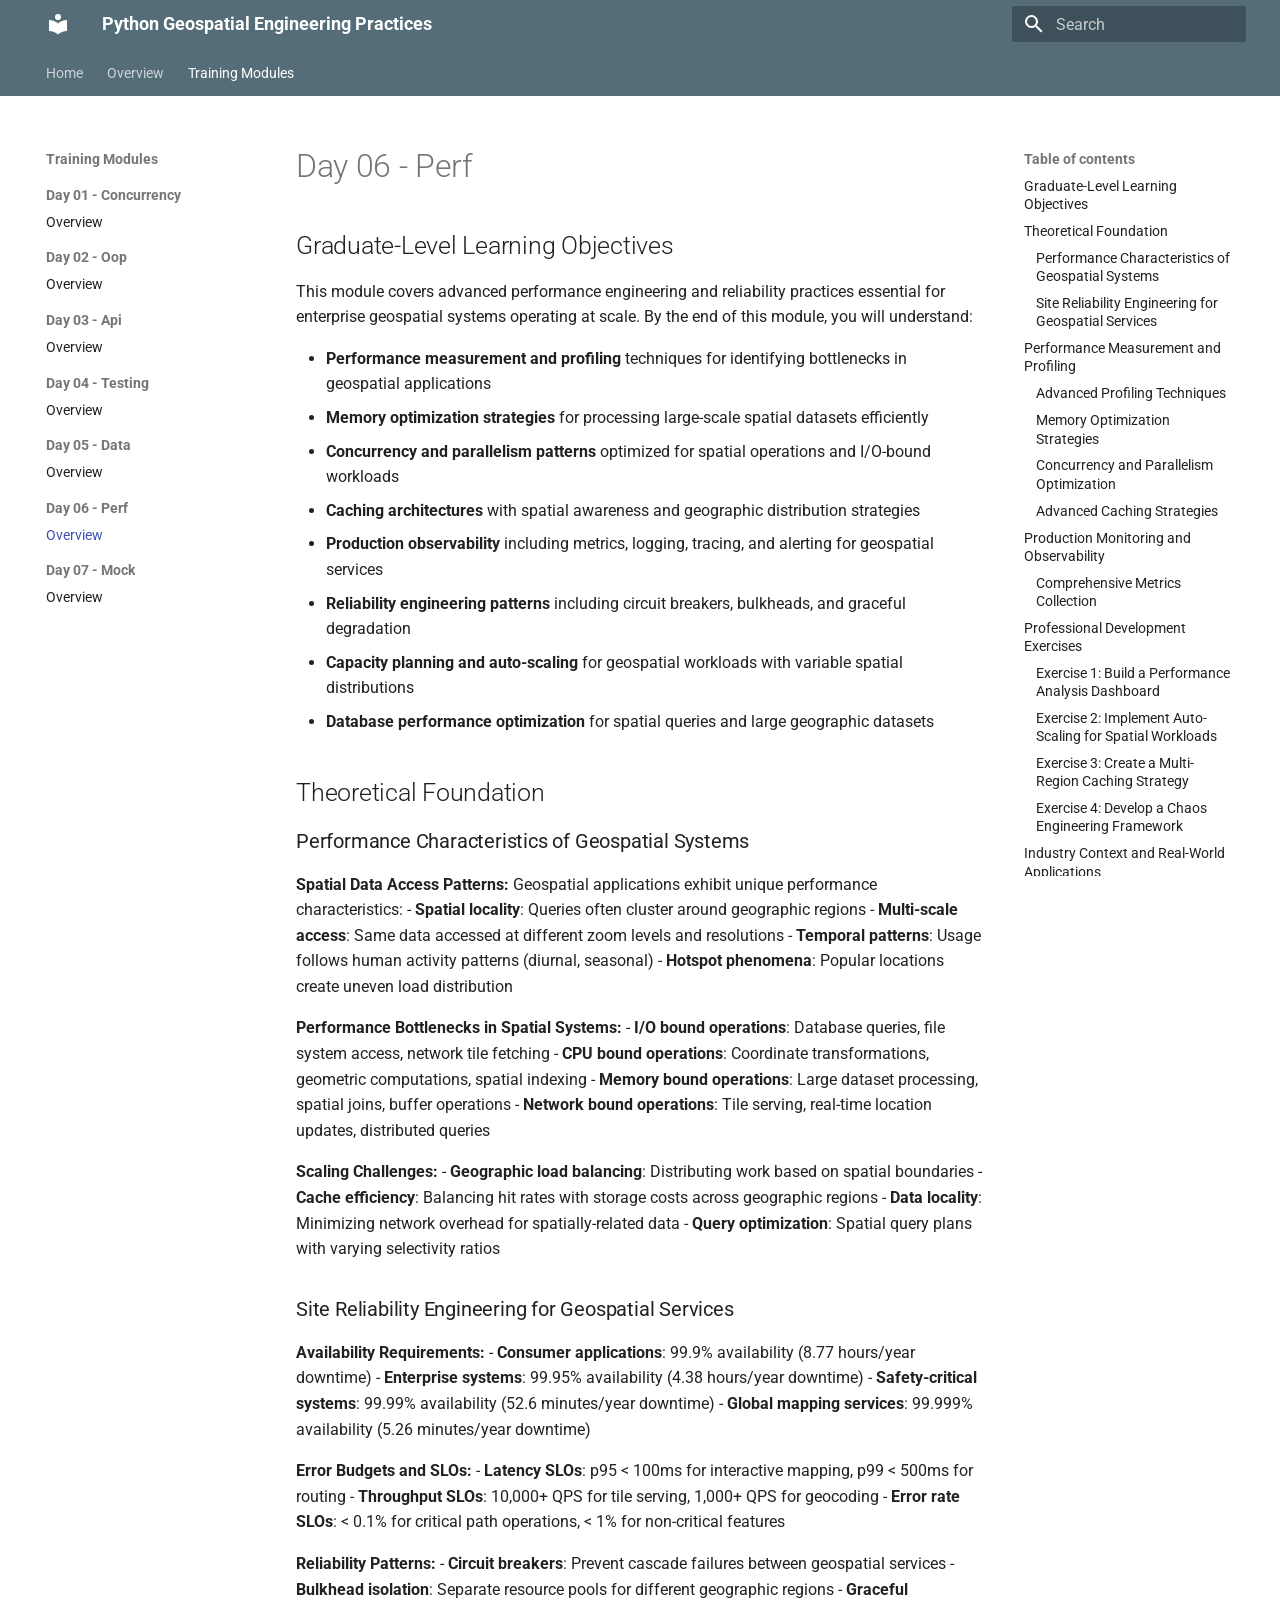
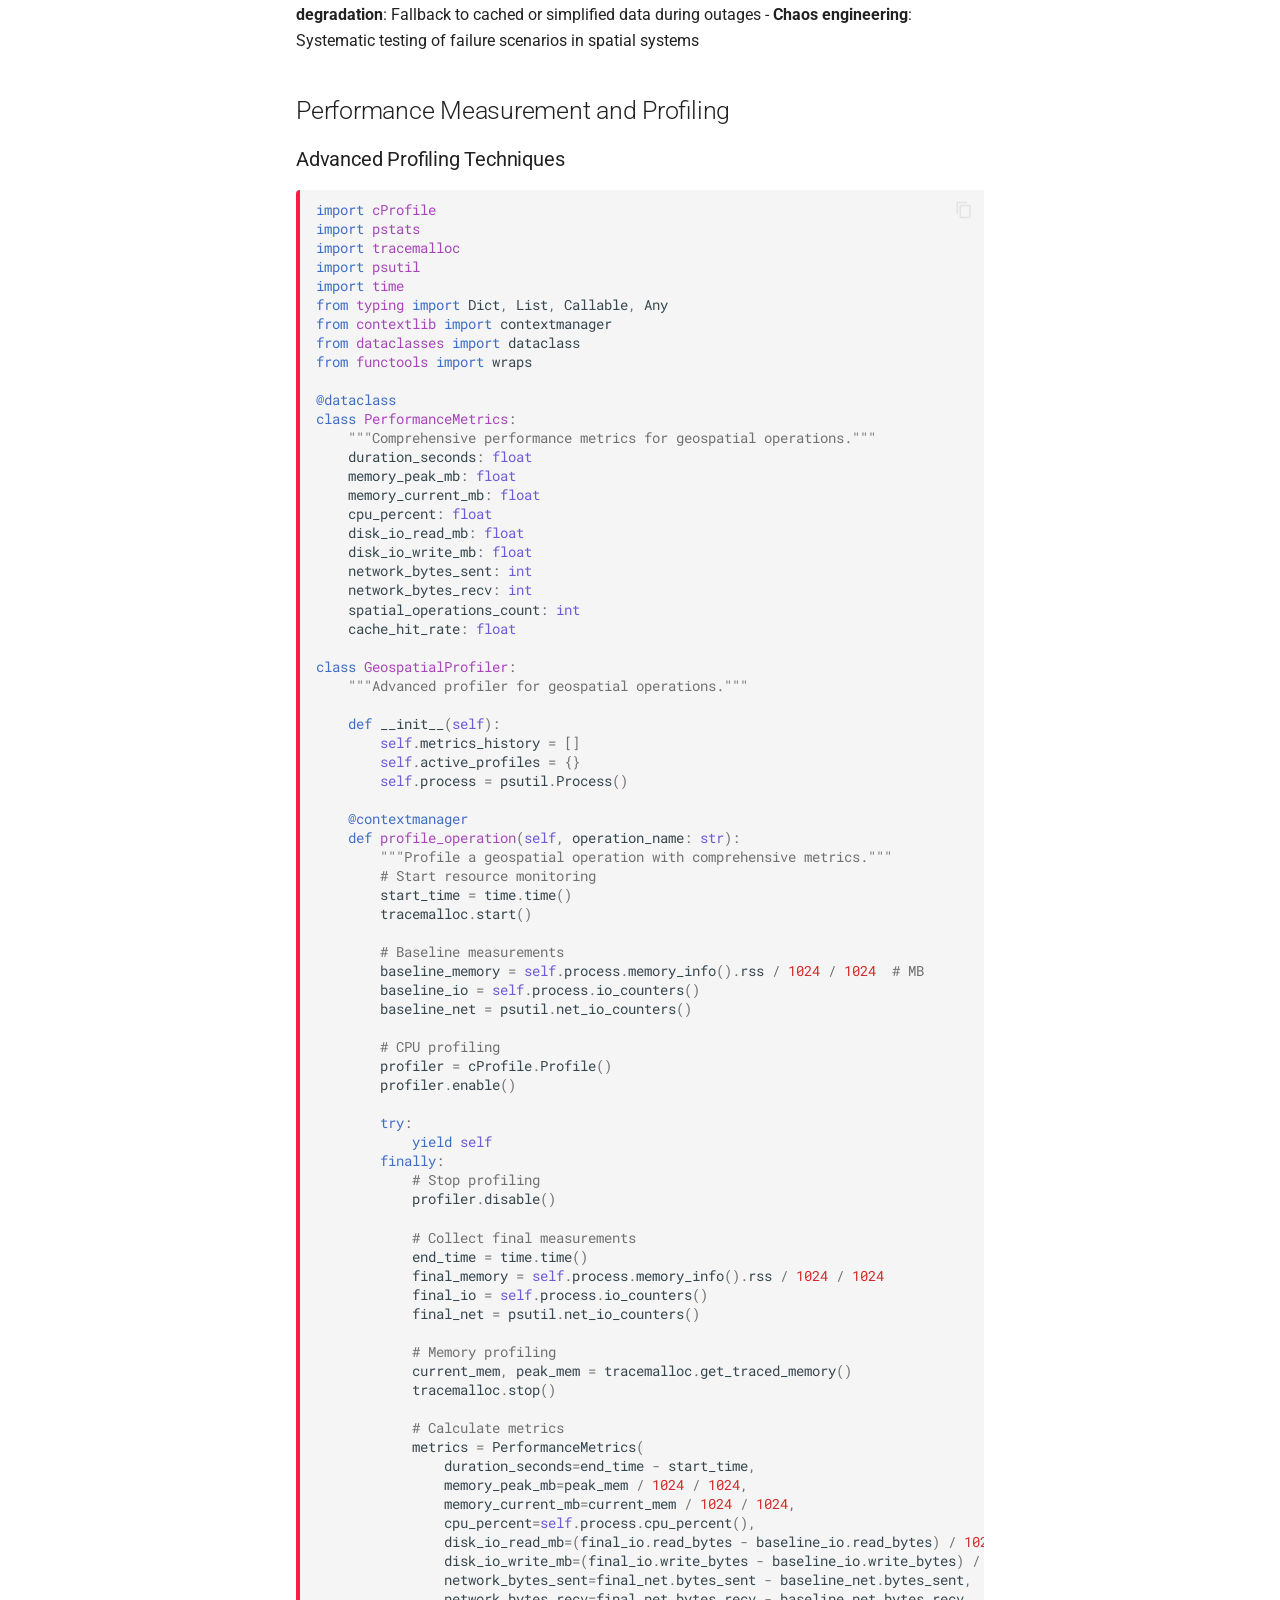
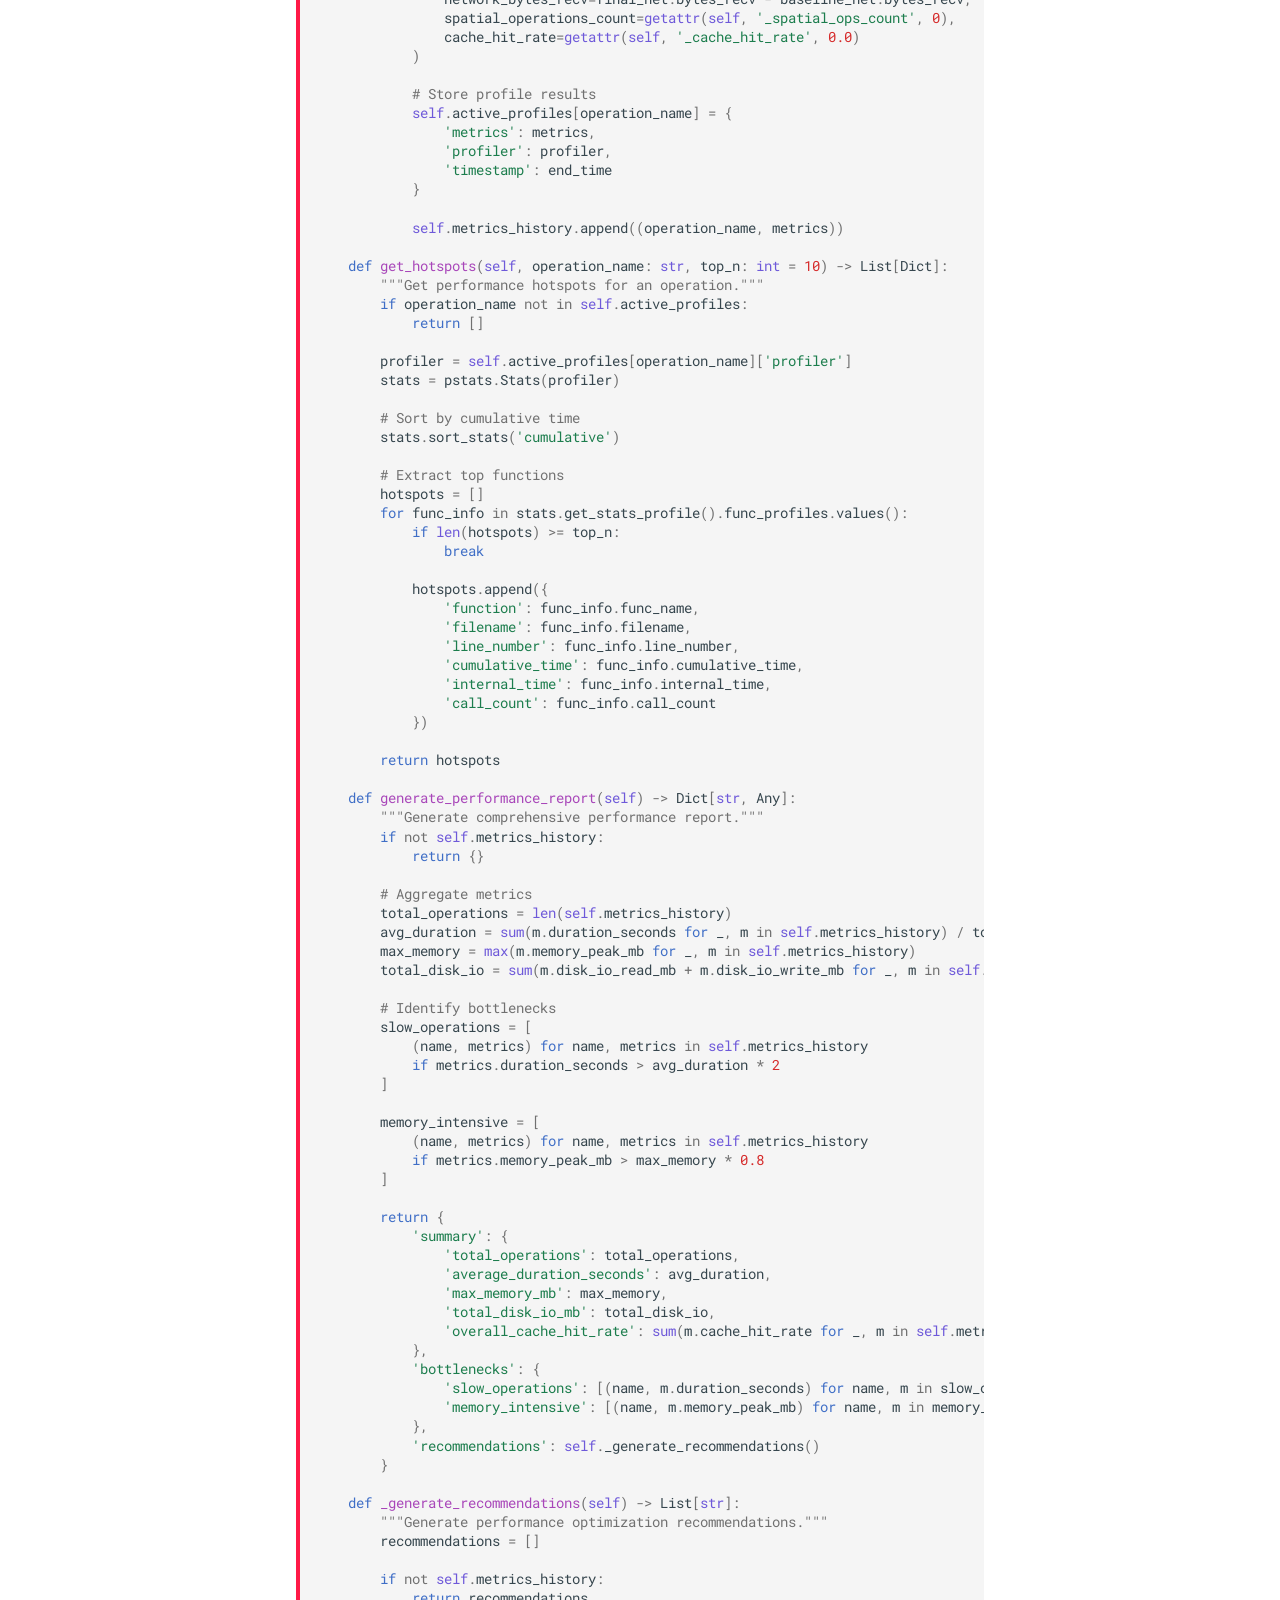
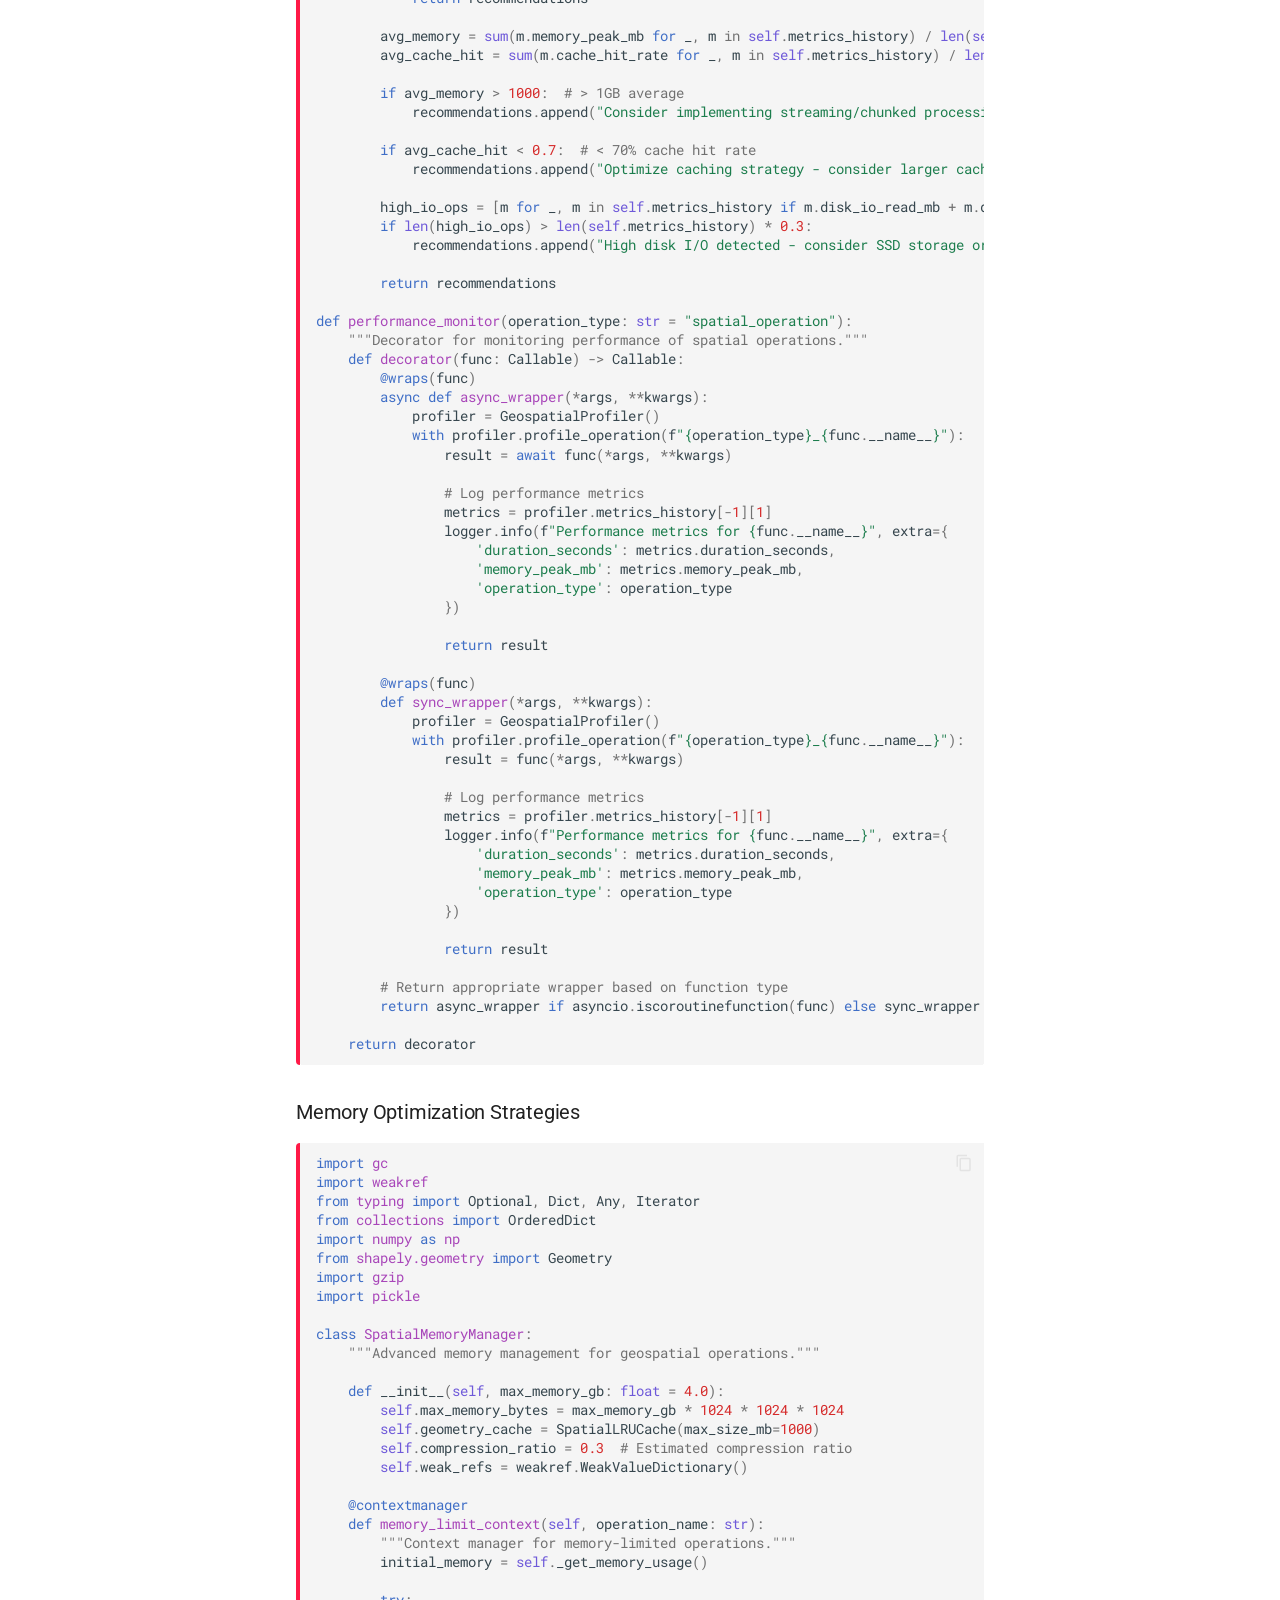
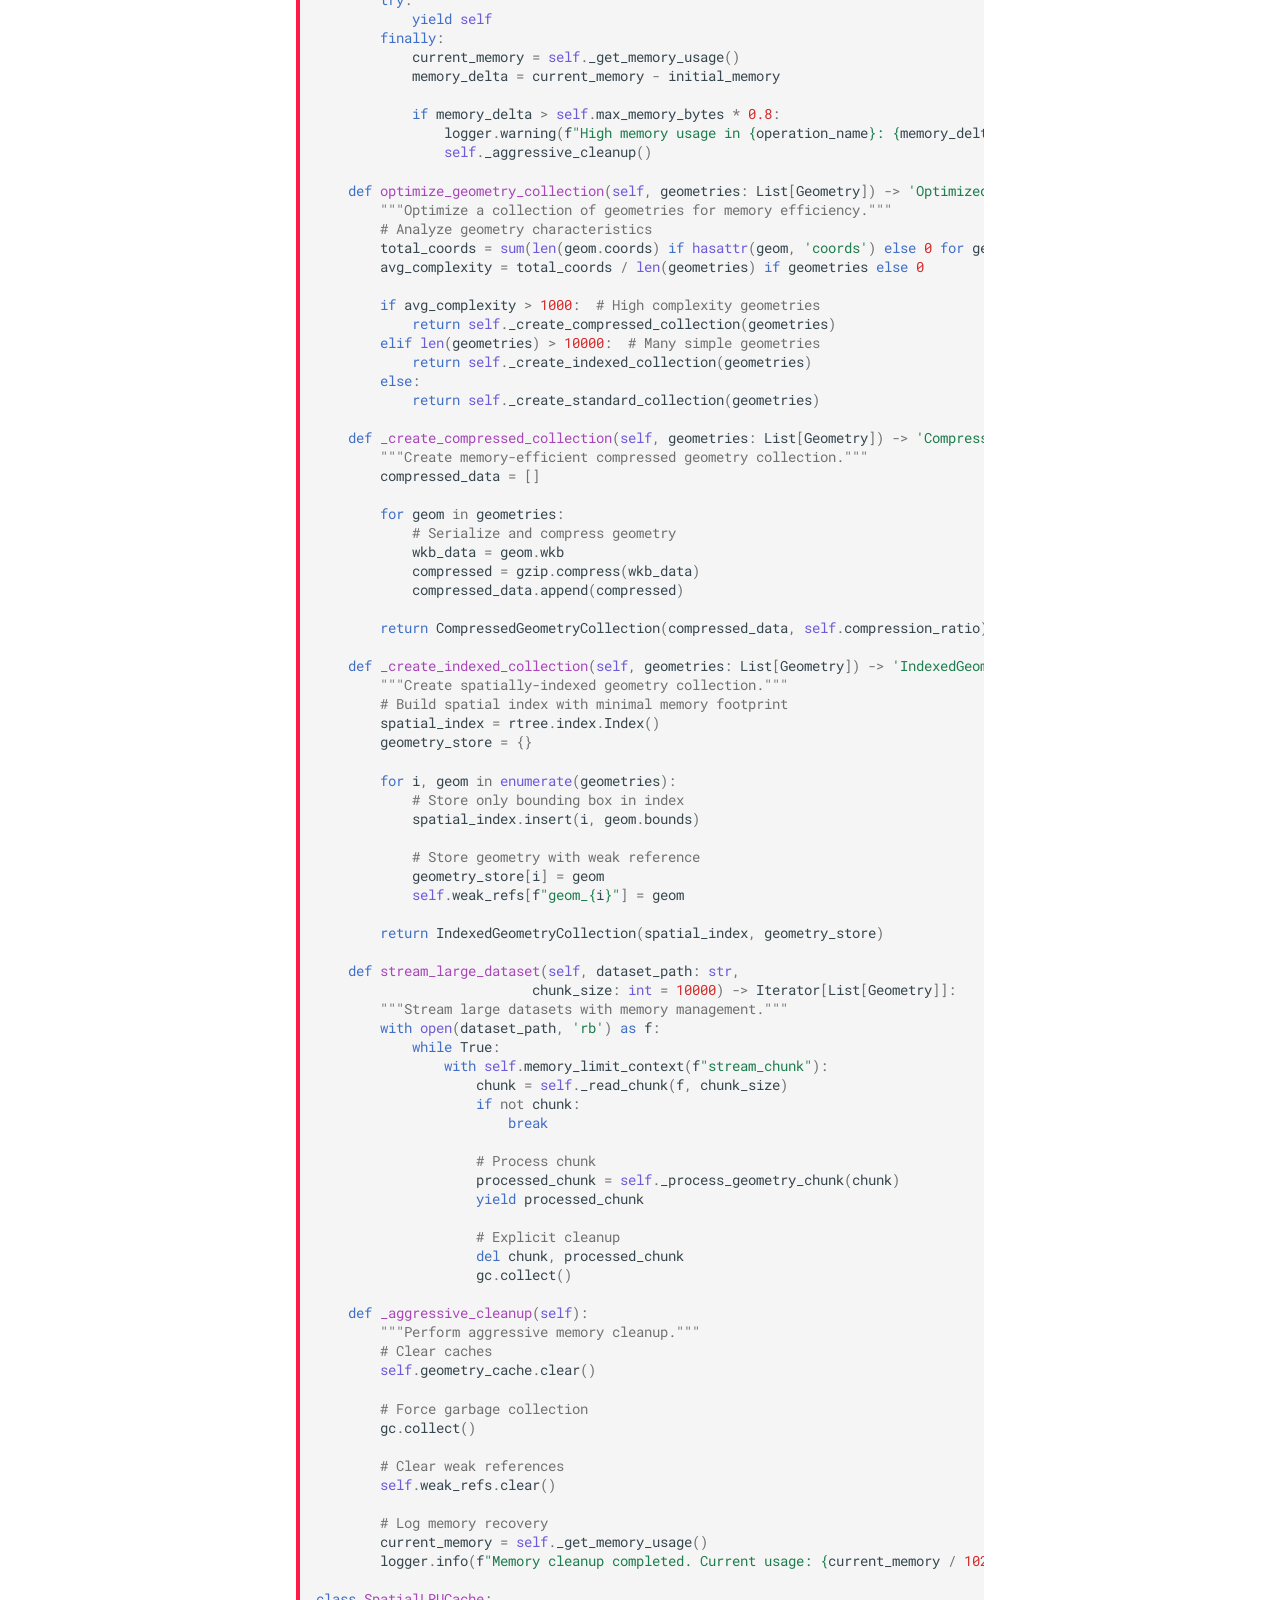
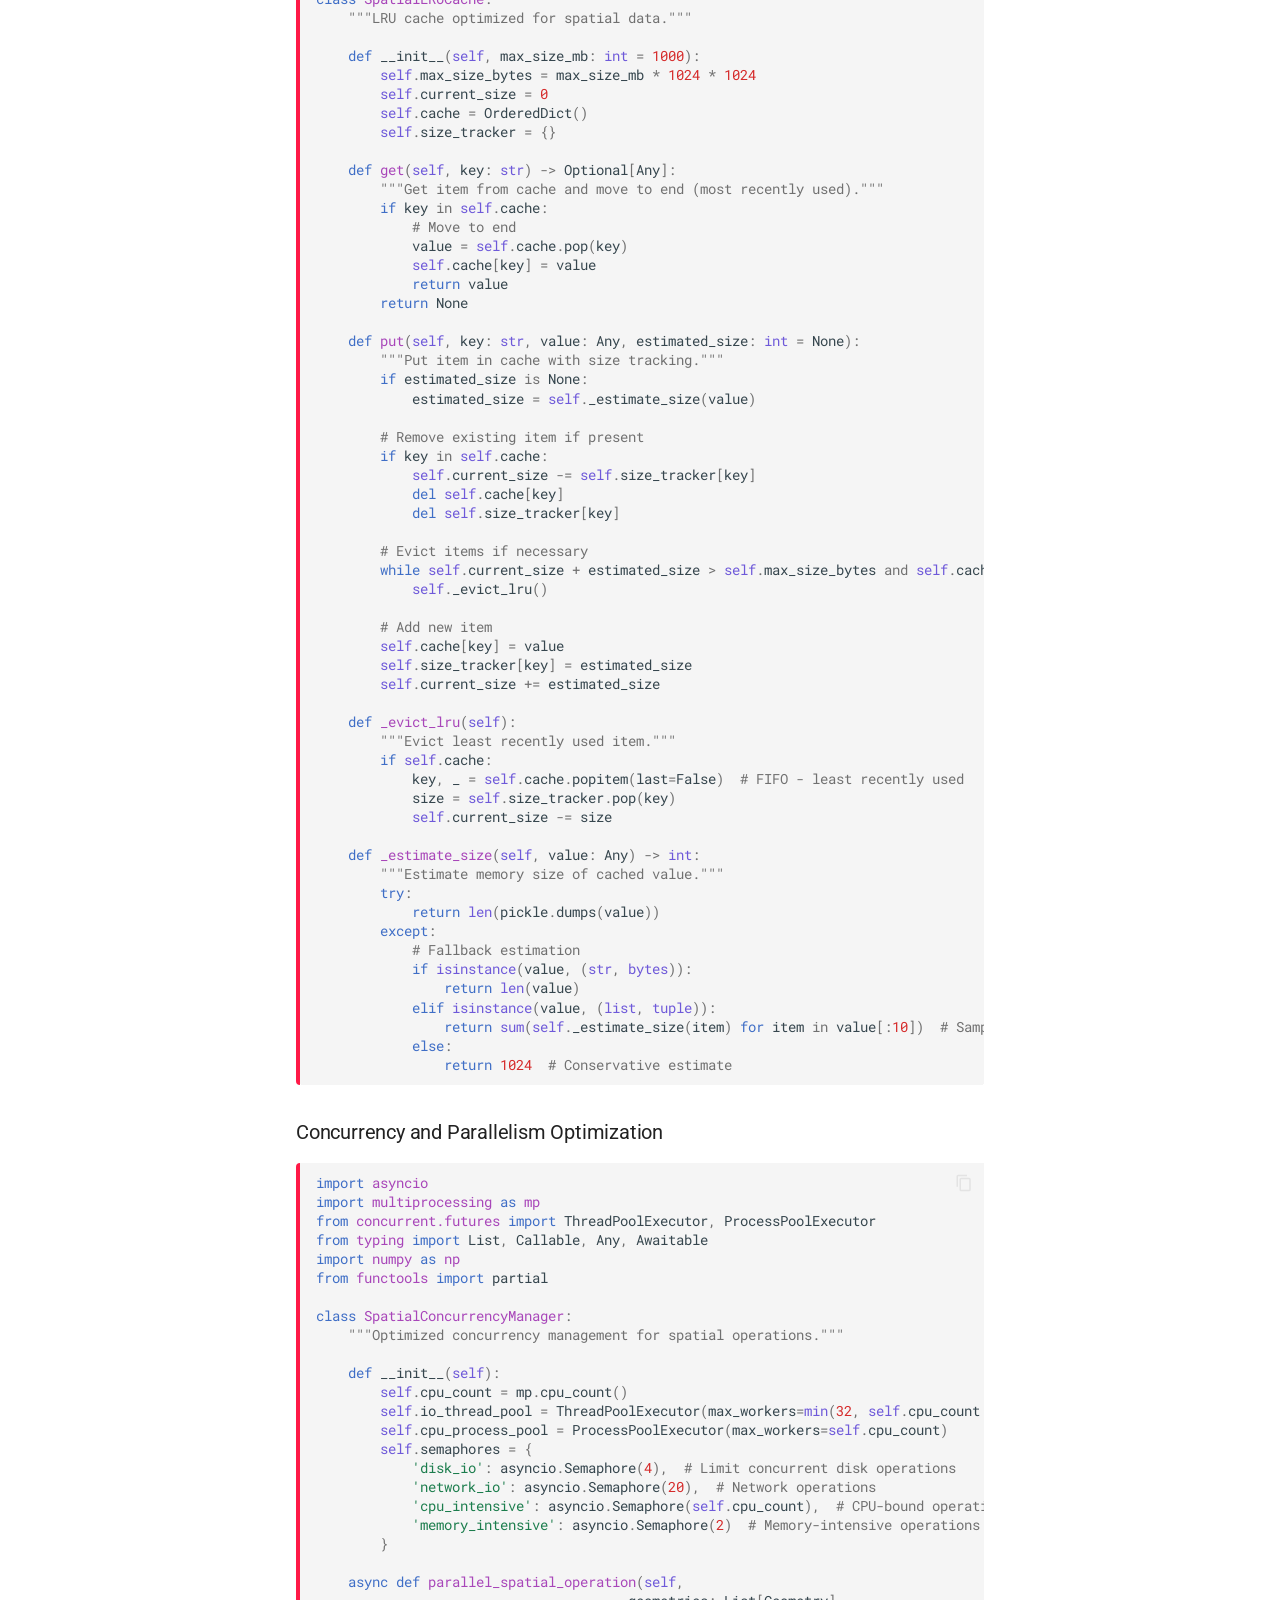
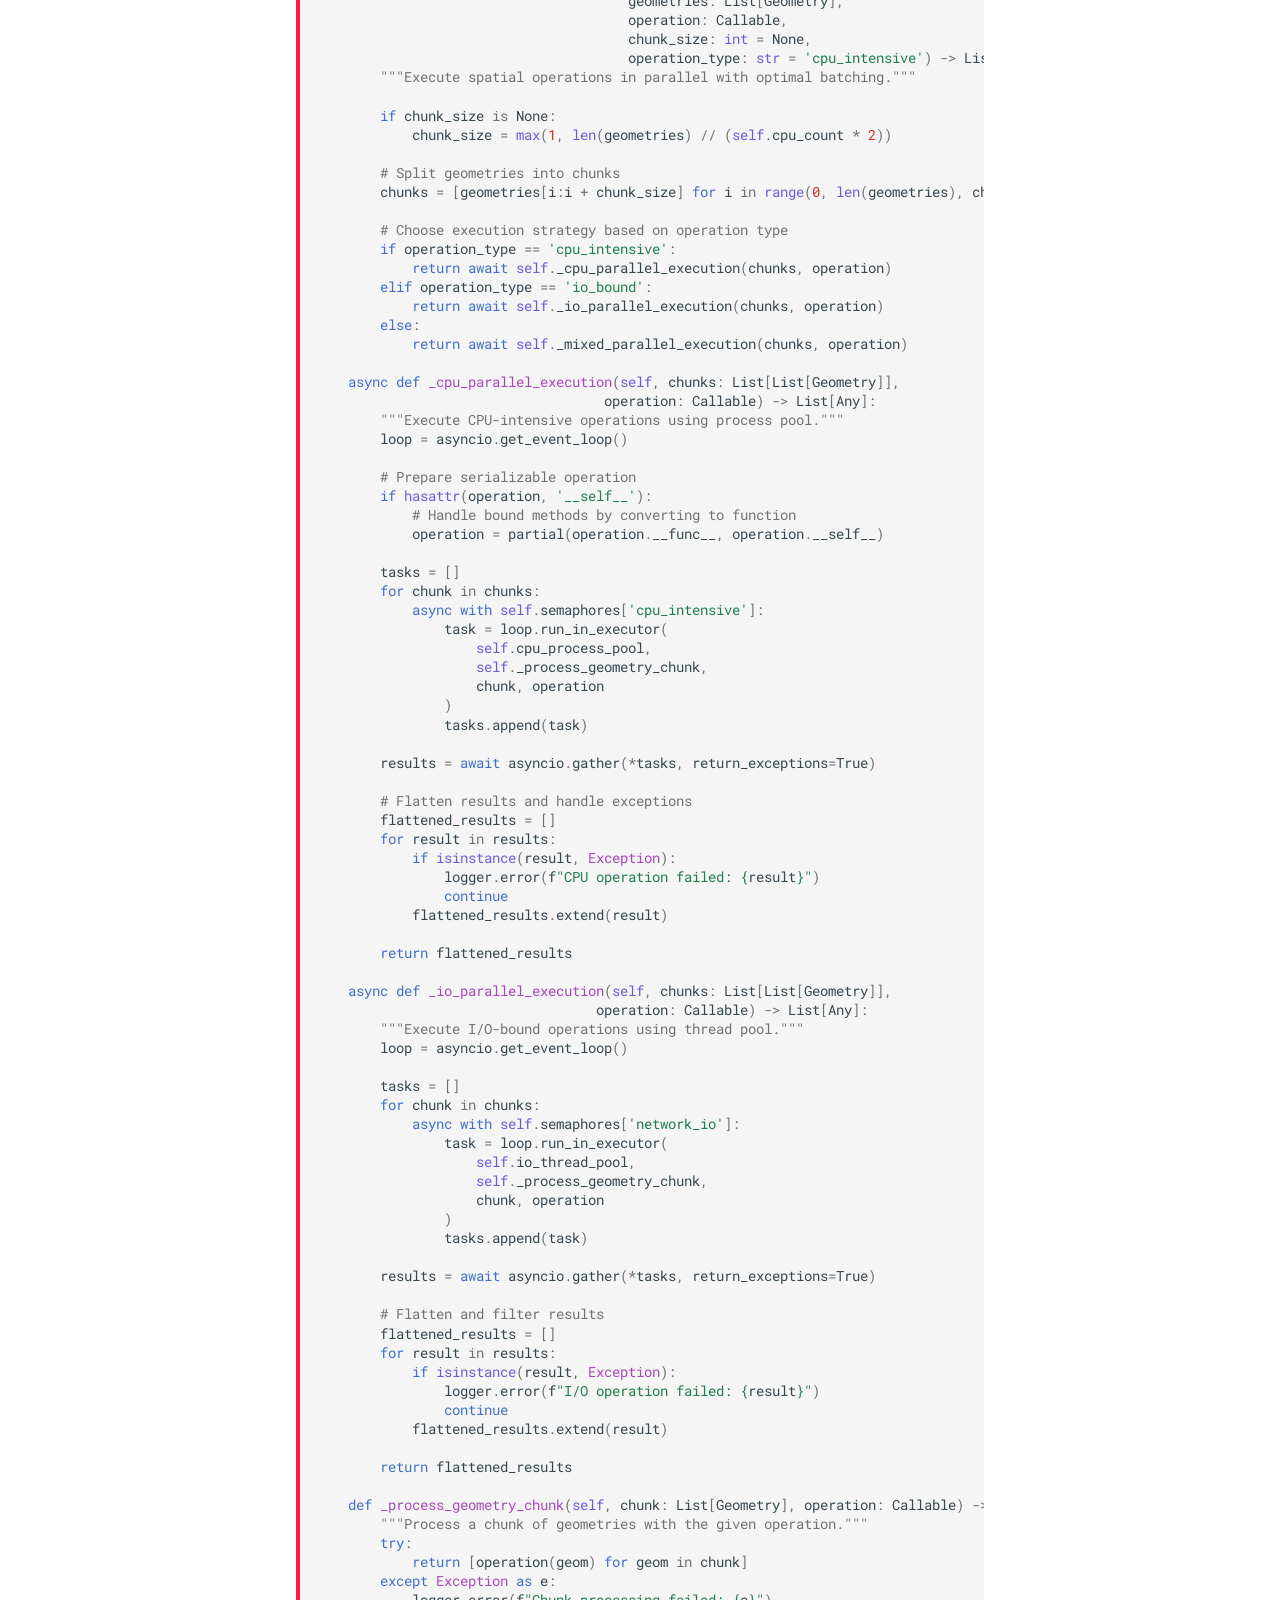
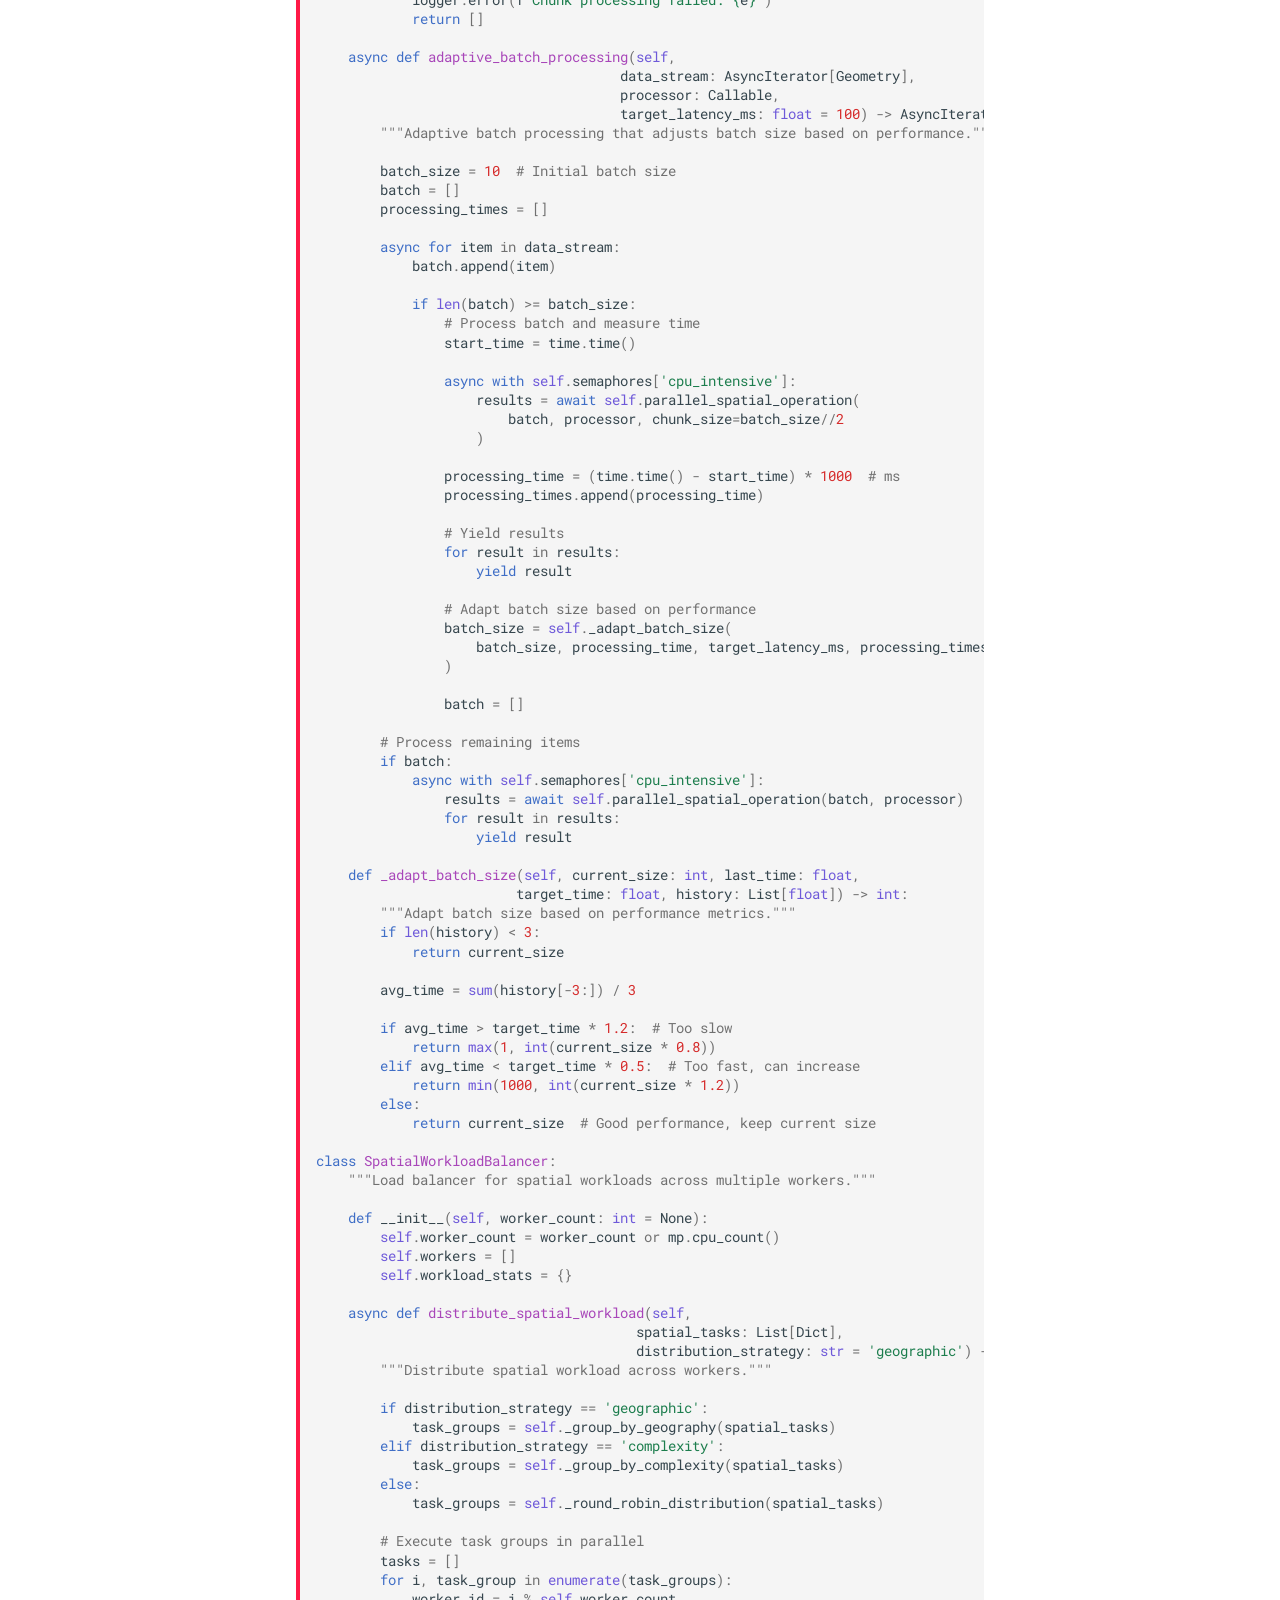
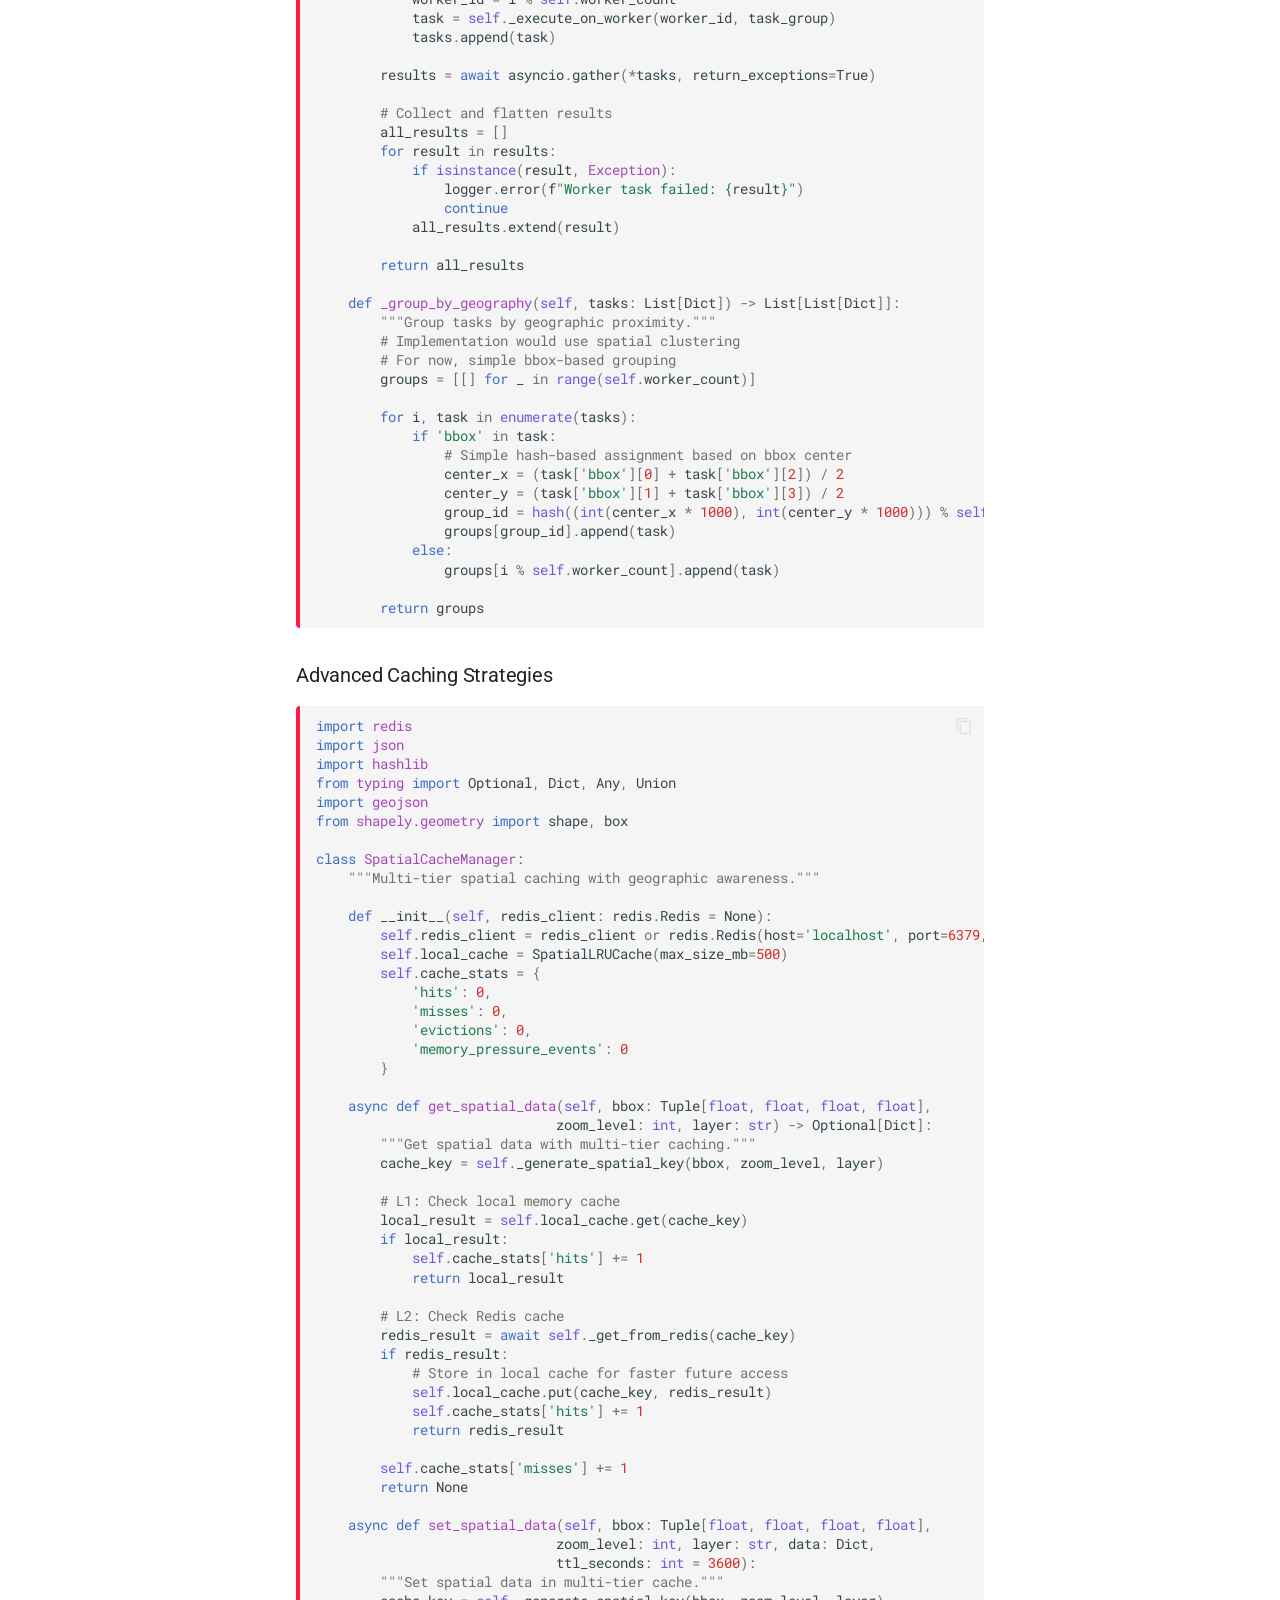
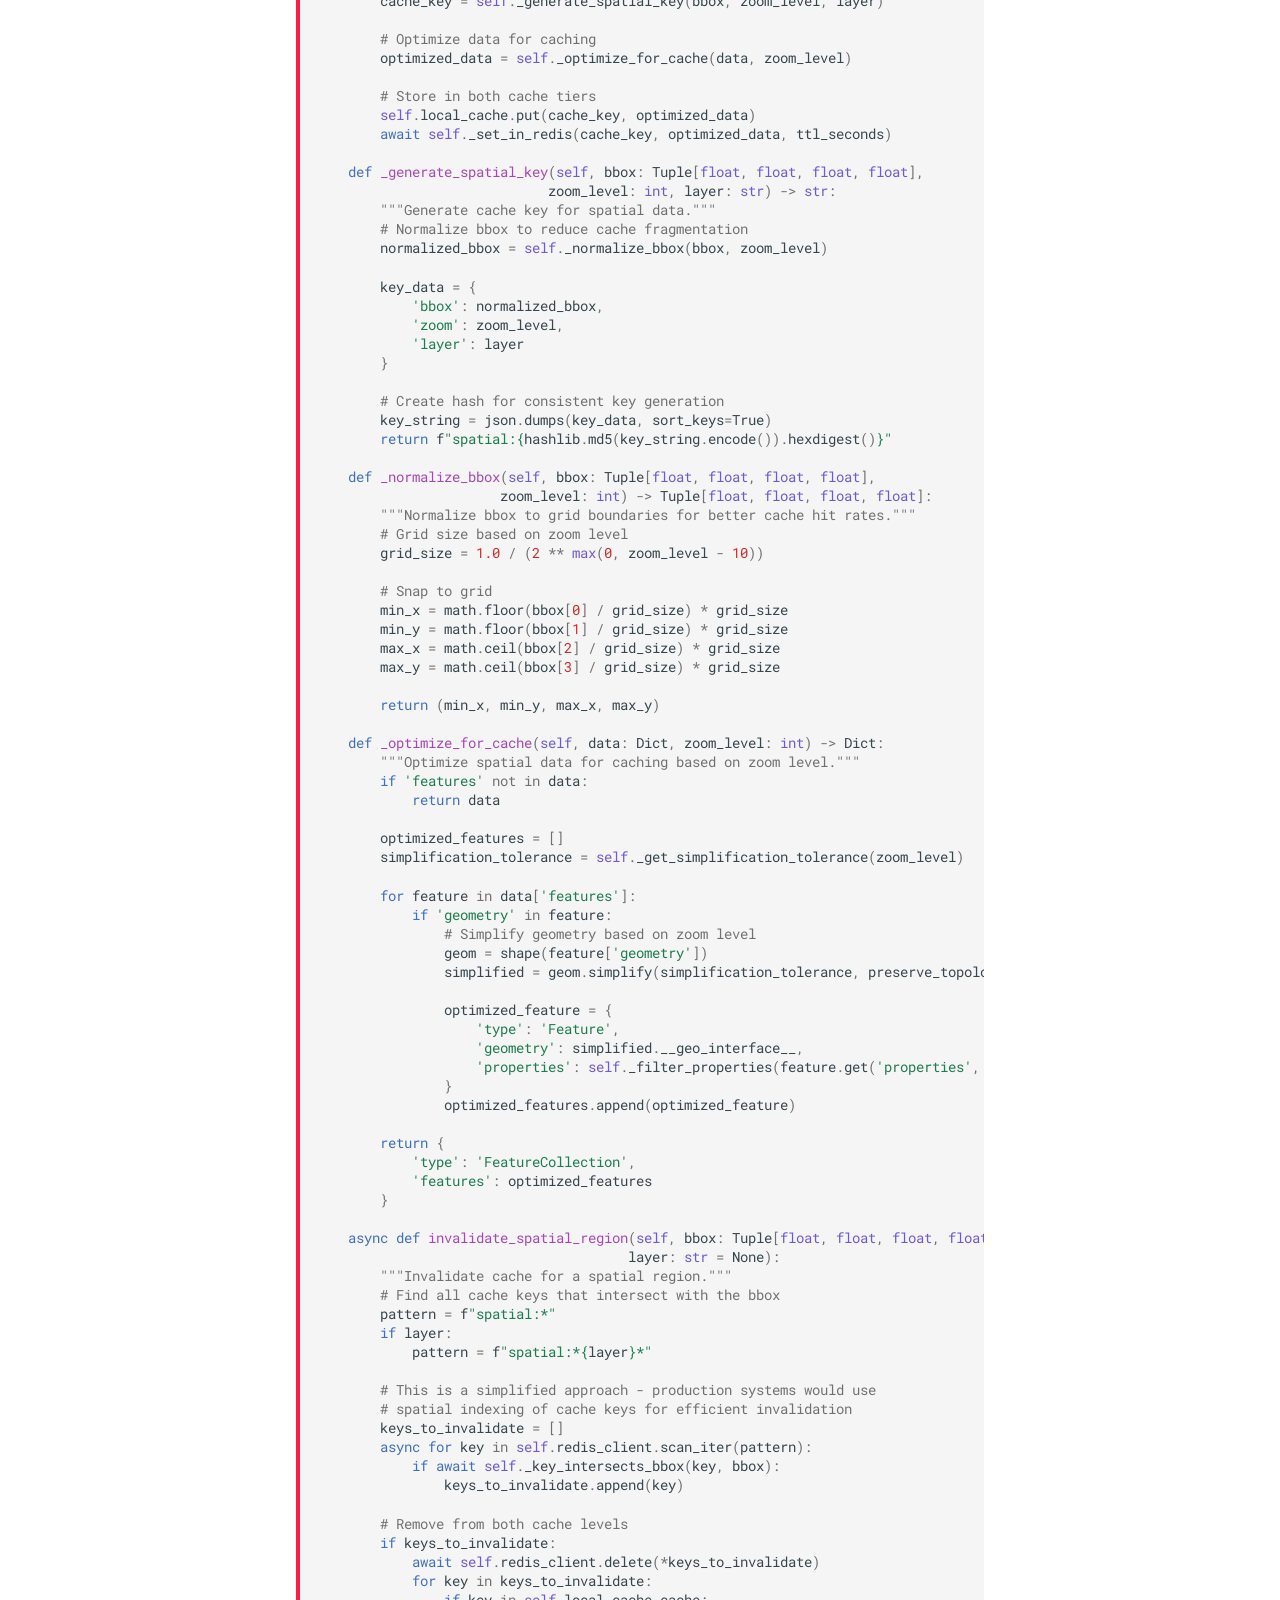
<file: python-prep-site/site/day06_perf/index.html>
<!doctype html>
<html lang="en" class="no-js">
  <head>
    
      <meta charset="utf-8">
      <meta name="viewport" content="width=device-width,initial-scale=1">
      
        <meta name="description" content="Practical patterns and drills for high-quality Python development with geospatial data">
      
      
      
      
        <link rel="prev" href="../day05_data/">
      
      
        <link rel="next" href="../day07_mock/">
      
      
      <link rel="icon" href="../assets/images/favicon.png">
      <meta name="generator" content="mkdocs-1.6.1, mkdocs-material-9.6.16">
    
    
      
        <title>Overview - Python Geospatial Engineering Practices</title>
      
    
    
      <link rel="stylesheet" href="../assets/stylesheets/main.7e37652d.min.css">
      
        
        <link rel="stylesheet" href="../assets/stylesheets/palette.06af60db.min.css">
      
      


    
    
      
    
    
      
        
        
        <link rel="preconnect" href="https://fonts.gstatic.com" crossorigin>
        <link rel="stylesheet" href="https://fonts.googleapis.com/css?family=Roboto:300,300i,400,400i,700,700i%7CRoboto+Mono:400,400i,700,700i&display=fallback">
        <style>:root{--md-text-font:"Roboto";--md-code-font:"Roboto Mono"}</style>
      
    
    
      <link rel="stylesheet" href="../assets/_mkdocstrings.css">
    
      <link rel="stylesheet" href="../stylesheets/extra.css">
    
    <script>__md_scope=new URL("..",location),__md_hash=e=>[...e].reduce(((e,_)=>(e<<5)-e+_.charCodeAt(0)),0),__md_get=(e,_=localStorage,t=__md_scope)=>JSON.parse(_.getItem(t.pathname+"."+e)),__md_set=(e,_,t=localStorage,a=__md_scope)=>{try{t.setItem(a.pathname+"."+e,JSON.stringify(_))}catch(e){}}</script>
    
      

    
    
    
  </head>
  
  
    
    
      
    
    
    
    
    <body dir="ltr" data-md-color-scheme="default" data-md-color-primary="blue-grey" data-md-color-accent="red">
  
    
    <input class="md-toggle" data-md-toggle="drawer" type="checkbox" id="__drawer" autocomplete="off">
    <input class="md-toggle" data-md-toggle="search" type="checkbox" id="__search" autocomplete="off">
    <label class="md-overlay" for="__drawer"></label>
    <div data-md-component="skip">
      
        
        <a href="#day-06-perf" class="md-skip">
          Skip to content
        </a>
      
    </div>
    <div data-md-component="announce">
      
    </div>
    
    
      

<header class="md-header" data-md-component="header">
  <nav class="md-header__inner md-grid" aria-label="Header">
    <a href=".." title="Python Geospatial Engineering Practices" class="md-header__button md-logo" aria-label="Python Geospatial Engineering Practices" data-md-component="logo">
      
  
  <svg xmlns="http://www.w3.org/2000/svg" viewBox="0 0 24 24"><path d="M12 8a3 3 0 0 0 3-3 3 3 0 0 0-3-3 3 3 0 0 0-3 3 3 3 0 0 0 3 3m0 3.54C9.64 9.35 6.5 8 3 8v11c3.5 0 6.64 1.35 9 3.54 2.36-2.19 5.5-3.54 9-3.54V8c-3.5 0-6.64 1.35-9 3.54"/></svg>

    </a>
    <label class="md-header__button md-icon" for="__drawer">
      
      <svg xmlns="http://www.w3.org/2000/svg" viewBox="0 0 24 24"><path d="M3 6h18v2H3zm0 5h18v2H3zm0 5h18v2H3z"/></svg>
    </label>
    <div class="md-header__title" data-md-component="header-title">
      <div class="md-header__ellipsis">
        <div class="md-header__topic">
          <span class="md-ellipsis">
            Python Geospatial Engineering Practices
          </span>
        </div>
        <div class="md-header__topic" data-md-component="header-topic">
          <span class="md-ellipsis">
            
              Overview
            
          </span>
        </div>
      </div>
    </div>
    
      
        <form class="md-header__option" data-md-component="palette">
  
    
    
    
    <input class="md-option" data-md-color-media="" data-md-color-scheme="default" data-md-color-primary="blue-grey" data-md-color-accent="red"  aria-hidden="true"  type="radio" name="__palette" id="__palette_0">
    
  
    
    
    
    <input class="md-option" data-md-color-media="" data-md-color-scheme="slate" data-md-color-primary="blue-grey" data-md-color-accent="red"  aria-hidden="true"  type="radio" name="__palette" id="__palette_1">
    
  
</form>
      
    
    
      <script>var palette=__md_get("__palette");if(palette&&palette.color){if("(prefers-color-scheme)"===palette.color.media){var media=matchMedia("(prefers-color-scheme: light)"),input=document.querySelector(media.matches?"[data-md-color-media='(prefers-color-scheme: light)']":"[data-md-color-media='(prefers-color-scheme: dark)']");palette.color.media=input.getAttribute("data-md-color-media"),palette.color.scheme=input.getAttribute("data-md-color-scheme"),palette.color.primary=input.getAttribute("data-md-color-primary"),palette.color.accent=input.getAttribute("data-md-color-accent")}for(var[key,value]of Object.entries(palette.color))document.body.setAttribute("data-md-color-"+key,value)}</script>
    
    
    
      
      
        <label class="md-header__button md-icon" for="__search">
          
          <svg xmlns="http://www.w3.org/2000/svg" viewBox="0 0 24 24"><path d="M9.5 3A6.5 6.5 0 0 1 16 9.5c0 1.61-.59 3.09-1.56 4.23l.27.27h.79l5 5-1.5 1.5-5-5v-.79l-.27-.27A6.52 6.52 0 0 1 9.5 16 6.5 6.5 0 0 1 3 9.5 6.5 6.5 0 0 1 9.5 3m0 2C7 5 5 7 5 9.5S7 14 9.5 14 14 12 14 9.5 12 5 9.5 5"/></svg>
        </label>
        <div class="md-search" data-md-component="search" role="dialog">
  <label class="md-search__overlay" for="__search"></label>
  <div class="md-search__inner" role="search">
    <form class="md-search__form" name="search">
      <input type="text" class="md-search__input" name="query" aria-label="Search" placeholder="Search" autocapitalize="off" autocorrect="off" autocomplete="off" spellcheck="false" data-md-component="search-query" required>
      <label class="md-search__icon md-icon" for="__search">
        
        <svg xmlns="http://www.w3.org/2000/svg" viewBox="0 0 24 24"><path d="M9.5 3A6.5 6.5 0 0 1 16 9.5c0 1.61-.59 3.09-1.56 4.23l.27.27h.79l5 5-1.5 1.5-5-5v-.79l-.27-.27A6.52 6.52 0 0 1 9.5 16 6.5 6.5 0 0 1 3 9.5 6.5 6.5 0 0 1 9.5 3m0 2C7 5 5 7 5 9.5S7 14 9.5 14 14 12 14 9.5 12 5 9.5 5"/></svg>
        
        <svg xmlns="http://www.w3.org/2000/svg" viewBox="0 0 24 24"><path d="M20 11v2H8l5.5 5.5-1.42 1.42L4.16 12l7.92-7.92L13.5 5.5 8 11z"/></svg>
      </label>
      <nav class="md-search__options" aria-label="Search">
        
        <button type="reset" class="md-search__icon md-icon" title="Clear" aria-label="Clear" tabindex="-1">
          
          <svg xmlns="http://www.w3.org/2000/svg" viewBox="0 0 24 24"><path d="M19 6.41 17.59 5 12 10.59 6.41 5 5 6.41 10.59 12 5 17.59 6.41 19 12 13.41 17.59 19 19 17.59 13.41 12z"/></svg>
        </button>
      </nav>
      
        <div class="md-search__suggest" data-md-component="search-suggest"></div>
      
    </form>
    <div class="md-search__output">
      <div class="md-search__scrollwrap" tabindex="0" data-md-scrollfix>
        <div class="md-search-result" data-md-component="search-result">
          <div class="md-search-result__meta">
            Initializing search
          </div>
          <ol class="md-search-result__list" role="presentation"></ol>
        </div>
      </div>
    </div>
  </div>
</div>
      
    
    
  </nav>
  
</header>
    
    <div class="md-container" data-md-component="container">
      
      
        
          
            
<nav class="md-tabs" aria-label="Tabs" data-md-component="tabs">
  <div class="md-grid">
    <ul class="md-tabs__list">
      
        
  
  
  
  
    <li class="md-tabs__item">
      <a href=".." class="md-tabs__link">
        
  
  
    
  
  Home

      </a>
    </li>
  

      
        
  
  
  
  
    
    
      <li class="md-tabs__item">
        <a href="../study_plan/" class="md-tabs__link">
          
  
  
  Overview

        </a>
      </li>
    
  

      
        
  
  
  
    
  
  
    
    
      
  
  
  
    
  
  
    
    
      <li class="md-tabs__item md-tabs__item--active">
        <a href="../day01_concurrency/" class="md-tabs__link">
          
  
  
  Training Modules

        </a>
      </li>
    
  

    
  

      
    </ul>
  </div>
</nav>
          
        
      
      <main class="md-main" data-md-component="main">
        <div class="md-main__inner md-grid">
          
            
              
              <div class="md-sidebar md-sidebar--primary" data-md-component="sidebar" data-md-type="navigation" >
                <div class="md-sidebar__scrollwrap">
                  <div class="md-sidebar__inner">
                    


  


<nav class="md-nav md-nav--primary md-nav--lifted" aria-label="Navigation" data-md-level="0">
  <label class="md-nav__title" for="__drawer">
    <a href=".." title="Python Geospatial Engineering Practices" class="md-nav__button md-logo" aria-label="Python Geospatial Engineering Practices" data-md-component="logo">
      
  
  <svg xmlns="http://www.w3.org/2000/svg" viewBox="0 0 24 24"><path d="M12 8a3 3 0 0 0 3-3 3 3 0 0 0-3-3 3 3 0 0 0-3 3 3 3 0 0 0 3 3m0 3.54C9.64 9.35 6.5 8 3 8v11c3.5 0 6.64 1.35 9 3.54 2.36-2.19 5.5-3.54 9-3.54V8c-3.5 0-6.64 1.35-9 3.54"/></svg>

    </a>
    Python Geospatial Engineering Practices
  </label>
  
  <ul class="md-nav__list" data-md-scrollfix>
    
      
      
  
  
  
  
    <li class="md-nav__item">
      <a href=".." class="md-nav__link">
        
  
  
  <span class="md-ellipsis">
    Home
    
  </span>
  

      </a>
    </li>
  

    
      
      
  
  
  
  
    
    
    
    
      
      
        
      
    
    
    <li class="md-nav__item md-nav__item--nested">
      
        
        
        <input class="md-nav__toggle md-toggle " type="checkbox" id="__nav_2" >
        
          
          <label class="md-nav__link" for="__nav_2" id="__nav_2_label" tabindex="0">
            
  
  
  <span class="md-ellipsis">
    Overview
    
  </span>
  

            <span class="md-nav__icon md-icon"></span>
          </label>
        
        <nav class="md-nav" data-md-level="1" aria-labelledby="__nav_2_label" aria-expanded="false">
          <label class="md-nav__title" for="__nav_2">
            <span class="md-nav__icon md-icon"></span>
            Overview
          </label>
          <ul class="md-nav__list" data-md-scrollfix>
            
              
                
  
  
  
  
    <li class="md-nav__item">
      <a href="../study_plan/" class="md-nav__link">
        
  
  
  <span class="md-ellipsis">
    Study Plan
    
  </span>
  

      </a>
    </li>
  

              
            
          </ul>
        </nav>
      
    </li>
  

    
      
      
  
  
    
  
  
  
    
    
    
    
      
        
        
      
      
        
      
    
    
    <li class="md-nav__item md-nav__item--active md-nav__item--section md-nav__item--nested">
      
        
        
        <input class="md-nav__toggle md-toggle " type="checkbox" id="__nav_3" checked>
        
          
          <label class="md-nav__link" for="__nav_3" id="__nav_3_label" tabindex="">
            
  
  
  <span class="md-ellipsis">
    Training Modules
    
  </span>
  

            <span class="md-nav__icon md-icon"></span>
          </label>
        
        <nav class="md-nav" data-md-level="1" aria-labelledby="__nav_3_label" aria-expanded="true">
          <label class="md-nav__title" for="__nav_3">
            <span class="md-nav__icon md-icon"></span>
            Training Modules
          </label>
          <ul class="md-nav__list" data-md-scrollfix>
            
              
                
  
  
  
  
    
    
    
    
      
      
        
          
          
        
      
    
    
    <li class="md-nav__item md-nav__item--section md-nav__item--nested">
      
        
        
        <input class="md-nav__toggle md-toggle " type="checkbox" id="__nav_3_1" >
        
          
          <label class="md-nav__link" for="__nav_3_1" id="__nav_3_1_label" tabindex="">
            
  
  
  <span class="md-ellipsis">
    Day 01 - Concurrency
    
  </span>
  

            <span class="md-nav__icon md-icon"></span>
          </label>
        
        <nav class="md-nav" data-md-level="2" aria-labelledby="__nav_3_1_label" aria-expanded="false">
          <label class="md-nav__title" for="__nav_3_1">
            <span class="md-nav__icon md-icon"></span>
            Day 01 - Concurrency
          </label>
          <ul class="md-nav__list" data-md-scrollfix>
            
              
                
  
  
  
  
    <li class="md-nav__item">
      <a href="../day01_concurrency/" class="md-nav__link">
        
  
  
  <span class="md-ellipsis">
    Overview
    
  </span>
  

      </a>
    </li>
  

              
            
          </ul>
        </nav>
      
    </li>
  

              
            
              
                
  
  
  
  
    
    
    
    
      
      
        
          
          
        
      
    
    
    <li class="md-nav__item md-nav__item--section md-nav__item--nested">
      
        
        
        <input class="md-nav__toggle md-toggle " type="checkbox" id="__nav_3_2" >
        
          
          <label class="md-nav__link" for="__nav_3_2" id="__nav_3_2_label" tabindex="">
            
  
  
  <span class="md-ellipsis">
    Day 02 - Oop
    
  </span>
  

            <span class="md-nav__icon md-icon"></span>
          </label>
        
        <nav class="md-nav" data-md-level="2" aria-labelledby="__nav_3_2_label" aria-expanded="false">
          <label class="md-nav__title" for="__nav_3_2">
            <span class="md-nav__icon md-icon"></span>
            Day 02 - Oop
          </label>
          <ul class="md-nav__list" data-md-scrollfix>
            
              
                
  
  
  
  
    <li class="md-nav__item">
      <a href="../day02_oop/" class="md-nav__link">
        
  
  
  <span class="md-ellipsis">
    Overview
    
  </span>
  

      </a>
    </li>
  

              
            
          </ul>
        </nav>
      
    </li>
  

              
            
              
                
  
  
  
  
    
    
    
    
      
      
        
          
          
        
      
    
    
    <li class="md-nav__item md-nav__item--section md-nav__item--nested">
      
        
        
        <input class="md-nav__toggle md-toggle " type="checkbox" id="__nav_3_3" >
        
          
          <label class="md-nav__link" for="__nav_3_3" id="__nav_3_3_label" tabindex="">
            
  
  
  <span class="md-ellipsis">
    Day 03 - Api
    
  </span>
  

            <span class="md-nav__icon md-icon"></span>
          </label>
        
        <nav class="md-nav" data-md-level="2" aria-labelledby="__nav_3_3_label" aria-expanded="false">
          <label class="md-nav__title" for="__nav_3_3">
            <span class="md-nav__icon md-icon"></span>
            Day 03 - Api
          </label>
          <ul class="md-nav__list" data-md-scrollfix>
            
              
                
  
  
  
  
    <li class="md-nav__item">
      <a href="../day03_api/" class="md-nav__link">
        
  
  
  <span class="md-ellipsis">
    Overview
    
  </span>
  

      </a>
    </li>
  

              
            
          </ul>
        </nav>
      
    </li>
  

              
            
              
                
  
  
  
  
    
    
    
    
      
      
        
          
          
        
      
    
    
    <li class="md-nav__item md-nav__item--section md-nav__item--nested">
      
        
        
        <input class="md-nav__toggle md-toggle " type="checkbox" id="__nav_3_4" >
        
          
          <label class="md-nav__link" for="__nav_3_4" id="__nav_3_4_label" tabindex="">
            
  
  
  <span class="md-ellipsis">
    Day 04 - Testing
    
  </span>
  

            <span class="md-nav__icon md-icon"></span>
          </label>
        
        <nav class="md-nav" data-md-level="2" aria-labelledby="__nav_3_4_label" aria-expanded="false">
          <label class="md-nav__title" for="__nav_3_4">
            <span class="md-nav__icon md-icon"></span>
            Day 04 - Testing
          </label>
          <ul class="md-nav__list" data-md-scrollfix>
            
              
                
  
  
  
  
    <li class="md-nav__item">
      <a href="../day04_testing/" class="md-nav__link">
        
  
  
  <span class="md-ellipsis">
    Overview
    
  </span>
  

      </a>
    </li>
  

              
            
          </ul>
        </nav>
      
    </li>
  

              
            
              
                
  
  
  
  
    
    
    
    
      
      
        
          
          
        
      
    
    
    <li class="md-nav__item md-nav__item--section md-nav__item--nested">
      
        
        
        <input class="md-nav__toggle md-toggle " type="checkbox" id="__nav_3_5" >
        
          
          <label class="md-nav__link" for="__nav_3_5" id="__nav_3_5_label" tabindex="">
            
  
  
  <span class="md-ellipsis">
    Day 05 - Data
    
  </span>
  

            <span class="md-nav__icon md-icon"></span>
          </label>
        
        <nav class="md-nav" data-md-level="2" aria-labelledby="__nav_3_5_label" aria-expanded="false">
          <label class="md-nav__title" for="__nav_3_5">
            <span class="md-nav__icon md-icon"></span>
            Day 05 - Data
          </label>
          <ul class="md-nav__list" data-md-scrollfix>
            
              
                
  
  
  
  
    <li class="md-nav__item">
      <a href="../day05_data/" class="md-nav__link">
        
  
  
  <span class="md-ellipsis">
    Overview
    
  </span>
  

      </a>
    </li>
  

              
            
          </ul>
        </nav>
      
    </li>
  

              
            
              
                
  
  
    
  
  
  
    
    
    
    
      
      
        
          
          
        
      
    
    
    <li class="md-nav__item md-nav__item--active md-nav__item--section md-nav__item--nested">
      
        
        
        <input class="md-nav__toggle md-toggle " type="checkbox" id="__nav_3_6" checked>
        
          
          <label class="md-nav__link" for="__nav_3_6" id="__nav_3_6_label" tabindex="">
            
  
  
  <span class="md-ellipsis">
    Day 06 - Perf
    
  </span>
  

            <span class="md-nav__icon md-icon"></span>
          </label>
        
        <nav class="md-nav" data-md-level="2" aria-labelledby="__nav_3_6_label" aria-expanded="true">
          <label class="md-nav__title" for="__nav_3_6">
            <span class="md-nav__icon md-icon"></span>
            Day 06 - Perf
          </label>
          <ul class="md-nav__list" data-md-scrollfix>
            
              
                
  
  
    
  
  
  
    <li class="md-nav__item md-nav__item--active">
      
      <input class="md-nav__toggle md-toggle" type="checkbox" id="__toc">
      
      
        
      
      
        <label class="md-nav__link md-nav__link--active" for="__toc">
          
  
  
  <span class="md-ellipsis">
    Overview
    
  </span>
  

          <span class="md-nav__icon md-icon"></span>
        </label>
      
      <a href="./" class="md-nav__link md-nav__link--active">
        
  
  
  <span class="md-ellipsis">
    Overview
    
  </span>
  

      </a>
      
        

<nav class="md-nav md-nav--secondary" aria-label="Table of contents">
  
  
  
    
  
  
    <label class="md-nav__title" for="__toc">
      <span class="md-nav__icon md-icon"></span>
      Table of contents
    </label>
    <ul class="md-nav__list" data-md-component="toc" data-md-scrollfix>
      
        <li class="md-nav__item">
  <a href="#graduate-level-learning-objectives" class="md-nav__link">
    <span class="md-ellipsis">
      Graduate-Level Learning Objectives
    </span>
  </a>
  
</li>
      
        <li class="md-nav__item">
  <a href="#theoretical-foundation" class="md-nav__link">
    <span class="md-ellipsis">
      Theoretical Foundation
    </span>
  </a>
  
    <nav class="md-nav" aria-label="Theoretical Foundation">
      <ul class="md-nav__list">
        
          <li class="md-nav__item">
  <a href="#performance-characteristics-of-geospatial-systems" class="md-nav__link">
    <span class="md-ellipsis">
      Performance Characteristics of Geospatial Systems
    </span>
  </a>
  
</li>
        
          <li class="md-nav__item">
  <a href="#site-reliability-engineering-for-geospatial-services" class="md-nav__link">
    <span class="md-ellipsis">
      Site Reliability Engineering for Geospatial Services
    </span>
  </a>
  
</li>
        
      </ul>
    </nav>
  
</li>
      
        <li class="md-nav__item">
  <a href="#performance-measurement-and-profiling" class="md-nav__link">
    <span class="md-ellipsis">
      Performance Measurement and Profiling
    </span>
  </a>
  
    <nav class="md-nav" aria-label="Performance Measurement and Profiling">
      <ul class="md-nav__list">
        
          <li class="md-nav__item">
  <a href="#advanced-profiling-techniques" class="md-nav__link">
    <span class="md-ellipsis">
      Advanced Profiling Techniques
    </span>
  </a>
  
</li>
        
          <li class="md-nav__item">
  <a href="#memory-optimization-strategies" class="md-nav__link">
    <span class="md-ellipsis">
      Memory Optimization Strategies
    </span>
  </a>
  
</li>
        
          <li class="md-nav__item">
  <a href="#concurrency-and-parallelism-optimization" class="md-nav__link">
    <span class="md-ellipsis">
      Concurrency and Parallelism Optimization
    </span>
  </a>
  
</li>
        
          <li class="md-nav__item">
  <a href="#advanced-caching-strategies" class="md-nav__link">
    <span class="md-ellipsis">
      Advanced Caching Strategies
    </span>
  </a>
  
</li>
        
      </ul>
    </nav>
  
</li>
      
        <li class="md-nav__item">
  <a href="#production-monitoring-and-observability" class="md-nav__link">
    <span class="md-ellipsis">
      Production Monitoring and Observability
    </span>
  </a>
  
    <nav class="md-nav" aria-label="Production Monitoring and Observability">
      <ul class="md-nav__list">
        
          <li class="md-nav__item">
  <a href="#comprehensive-metrics-collection" class="md-nav__link">
    <span class="md-ellipsis">
      Comprehensive Metrics Collection
    </span>
  </a>
  
</li>
        
      </ul>
    </nav>
  
</li>
      
        <li class="md-nav__item">
  <a href="#professional-development-exercises" class="md-nav__link">
    <span class="md-ellipsis">
      Professional Development Exercises
    </span>
  </a>
  
    <nav class="md-nav" aria-label="Professional Development Exercises">
      <ul class="md-nav__list">
        
          <li class="md-nav__item">
  <a href="#exercise-1-build-a-performance-analysis-dashboard" class="md-nav__link">
    <span class="md-ellipsis">
      Exercise 1: Build a Performance Analysis Dashboard
    </span>
  </a>
  
</li>
        
          <li class="md-nav__item">
  <a href="#exercise-2-implement-auto-scaling-for-spatial-workloads" class="md-nav__link">
    <span class="md-ellipsis">
      Exercise 2: Implement Auto-Scaling for Spatial Workloads
    </span>
  </a>
  
</li>
        
          <li class="md-nav__item">
  <a href="#exercise-3-create-a-multi-region-caching-strategy" class="md-nav__link">
    <span class="md-ellipsis">
      Exercise 3: Create a Multi-Region Caching Strategy
    </span>
  </a>
  
</li>
        
          <li class="md-nav__item">
  <a href="#exercise-4-develop-a-chaos-engineering-framework" class="md-nav__link">
    <span class="md-ellipsis">
      Exercise 4: Develop a Chaos Engineering Framework
    </span>
  </a>
  
</li>
        
      </ul>
    </nav>
  
</li>
      
        <li class="md-nav__item">
  <a href="#industry-context-and-real-world-applications" class="md-nav__link">
    <span class="md-ellipsis">
      Industry Context and Real-World Applications
    </span>
  </a>
  
    <nav class="md-nav" aria-label="Industry Context and Real-World Applications">
      <ul class="md-nav__list">
        
          <li class="md-nav__item">
  <a href="#production-performance-requirements" class="md-nav__link">
    <span class="md-ellipsis">
      Production Performance Requirements
    </span>
  </a>
  
</li>
        
          <li class="md-nav__item">
  <a href="#enterprise-performance-optimization" class="md-nav__link">
    <span class="md-ellipsis">
      Enterprise Performance Optimization
    </span>
  </a>
  
</li>
        
      </ul>
    </nav>
  
</li>
      
        <li class="md-nav__item">
  <a href="#resources" class="md-nav__link">
    <span class="md-ellipsis">
      Resources
    </span>
  </a>
  
    <nav class="md-nav" aria-label="Resources">
      <ul class="md-nav__list">
        
          <li class="md-nav__item">
  <a href="#performance-engineering" class="md-nav__link">
    <span class="md-ellipsis">
      Performance Engineering
    </span>
  </a>
  
</li>
        
          <li class="md-nav__item">
  <a href="#monitoring-and-observability" class="md-nav__link">
    <span class="md-ellipsis">
      Monitoring and Observability
    </span>
  </a>
  
</li>
        
          <li class="md-nav__item">
  <a href="#database-performance" class="md-nav__link">
    <span class="md-ellipsis">
      Database Performance
    </span>
  </a>
  
</li>
        
          <li class="md-nav__item">
  <a href="#industry-performance-practices" class="md-nav__link">
    <span class="md-ellipsis">
      Industry Performance Practices
    </span>
  </a>
  
</li>
        
      </ul>
    </nav>
  
</li>
      
    </ul>
  
</nav>
      
    </li>
  

              
            
          </ul>
        </nav>
      
    </li>
  

              
            
              
                
  
  
  
  
    
    
    
    
      
      
        
          
          
        
      
    
    
    <li class="md-nav__item md-nav__item--section md-nav__item--nested">
      
        
        
        <input class="md-nav__toggle md-toggle " type="checkbox" id="__nav_3_7" >
        
          
          <label class="md-nav__link" for="__nav_3_7" id="__nav_3_7_label" tabindex="">
            
  
  
  <span class="md-ellipsis">
    Day 07 - Mock
    
  </span>
  

            <span class="md-nav__icon md-icon"></span>
          </label>
        
        <nav class="md-nav" data-md-level="2" aria-labelledby="__nav_3_7_label" aria-expanded="false">
          <label class="md-nav__title" for="__nav_3_7">
            <span class="md-nav__icon md-icon"></span>
            Day 07 - Mock
          </label>
          <ul class="md-nav__list" data-md-scrollfix>
            
              
                
  
  
  
  
    <li class="md-nav__item">
      <a href="../day07_mock/" class="md-nav__link">
        
  
  
  <span class="md-ellipsis">
    Overview
    
  </span>
  

      </a>
    </li>
  

              
            
          </ul>
        </nav>
      
    </li>
  

              
            
          </ul>
        </nav>
      
    </li>
  

    
  </ul>
</nav>
                  </div>
                </div>
              </div>
            
            
              
              <div class="md-sidebar md-sidebar--secondary" data-md-component="sidebar" data-md-type="toc" >
                <div class="md-sidebar__scrollwrap">
                  <div class="md-sidebar__inner">
                    

<nav class="md-nav md-nav--secondary" aria-label="Table of contents">
  
  
  
    
  
  
    <label class="md-nav__title" for="__toc">
      <span class="md-nav__icon md-icon"></span>
      Table of contents
    </label>
    <ul class="md-nav__list" data-md-component="toc" data-md-scrollfix>
      
        <li class="md-nav__item">
  <a href="#graduate-level-learning-objectives" class="md-nav__link">
    <span class="md-ellipsis">
      Graduate-Level Learning Objectives
    </span>
  </a>
  
</li>
      
        <li class="md-nav__item">
  <a href="#theoretical-foundation" class="md-nav__link">
    <span class="md-ellipsis">
      Theoretical Foundation
    </span>
  </a>
  
    <nav class="md-nav" aria-label="Theoretical Foundation">
      <ul class="md-nav__list">
        
          <li class="md-nav__item">
  <a href="#performance-characteristics-of-geospatial-systems" class="md-nav__link">
    <span class="md-ellipsis">
      Performance Characteristics of Geospatial Systems
    </span>
  </a>
  
</li>
        
          <li class="md-nav__item">
  <a href="#site-reliability-engineering-for-geospatial-services" class="md-nav__link">
    <span class="md-ellipsis">
      Site Reliability Engineering for Geospatial Services
    </span>
  </a>
  
</li>
        
      </ul>
    </nav>
  
</li>
      
        <li class="md-nav__item">
  <a href="#performance-measurement-and-profiling" class="md-nav__link">
    <span class="md-ellipsis">
      Performance Measurement and Profiling
    </span>
  </a>
  
    <nav class="md-nav" aria-label="Performance Measurement and Profiling">
      <ul class="md-nav__list">
        
          <li class="md-nav__item">
  <a href="#advanced-profiling-techniques" class="md-nav__link">
    <span class="md-ellipsis">
      Advanced Profiling Techniques
    </span>
  </a>
  
</li>
        
          <li class="md-nav__item">
  <a href="#memory-optimization-strategies" class="md-nav__link">
    <span class="md-ellipsis">
      Memory Optimization Strategies
    </span>
  </a>
  
</li>
        
          <li class="md-nav__item">
  <a href="#concurrency-and-parallelism-optimization" class="md-nav__link">
    <span class="md-ellipsis">
      Concurrency and Parallelism Optimization
    </span>
  </a>
  
</li>
        
          <li class="md-nav__item">
  <a href="#advanced-caching-strategies" class="md-nav__link">
    <span class="md-ellipsis">
      Advanced Caching Strategies
    </span>
  </a>
  
</li>
        
      </ul>
    </nav>
  
</li>
      
        <li class="md-nav__item">
  <a href="#production-monitoring-and-observability" class="md-nav__link">
    <span class="md-ellipsis">
      Production Monitoring and Observability
    </span>
  </a>
  
    <nav class="md-nav" aria-label="Production Monitoring and Observability">
      <ul class="md-nav__list">
        
          <li class="md-nav__item">
  <a href="#comprehensive-metrics-collection" class="md-nav__link">
    <span class="md-ellipsis">
      Comprehensive Metrics Collection
    </span>
  </a>
  
</li>
        
      </ul>
    </nav>
  
</li>
      
        <li class="md-nav__item">
  <a href="#professional-development-exercises" class="md-nav__link">
    <span class="md-ellipsis">
      Professional Development Exercises
    </span>
  </a>
  
    <nav class="md-nav" aria-label="Professional Development Exercises">
      <ul class="md-nav__list">
        
          <li class="md-nav__item">
  <a href="#exercise-1-build-a-performance-analysis-dashboard" class="md-nav__link">
    <span class="md-ellipsis">
      Exercise 1: Build a Performance Analysis Dashboard
    </span>
  </a>
  
</li>
        
          <li class="md-nav__item">
  <a href="#exercise-2-implement-auto-scaling-for-spatial-workloads" class="md-nav__link">
    <span class="md-ellipsis">
      Exercise 2: Implement Auto-Scaling for Spatial Workloads
    </span>
  </a>
  
</li>
        
          <li class="md-nav__item">
  <a href="#exercise-3-create-a-multi-region-caching-strategy" class="md-nav__link">
    <span class="md-ellipsis">
      Exercise 3: Create a Multi-Region Caching Strategy
    </span>
  </a>
  
</li>
        
          <li class="md-nav__item">
  <a href="#exercise-4-develop-a-chaos-engineering-framework" class="md-nav__link">
    <span class="md-ellipsis">
      Exercise 4: Develop a Chaos Engineering Framework
    </span>
  </a>
  
</li>
        
      </ul>
    </nav>
  
</li>
      
        <li class="md-nav__item">
  <a href="#industry-context-and-real-world-applications" class="md-nav__link">
    <span class="md-ellipsis">
      Industry Context and Real-World Applications
    </span>
  </a>
  
    <nav class="md-nav" aria-label="Industry Context and Real-World Applications">
      <ul class="md-nav__list">
        
          <li class="md-nav__item">
  <a href="#production-performance-requirements" class="md-nav__link">
    <span class="md-ellipsis">
      Production Performance Requirements
    </span>
  </a>
  
</li>
        
          <li class="md-nav__item">
  <a href="#enterprise-performance-optimization" class="md-nav__link">
    <span class="md-ellipsis">
      Enterprise Performance Optimization
    </span>
  </a>
  
</li>
        
      </ul>
    </nav>
  
</li>
      
        <li class="md-nav__item">
  <a href="#resources" class="md-nav__link">
    <span class="md-ellipsis">
      Resources
    </span>
  </a>
  
    <nav class="md-nav" aria-label="Resources">
      <ul class="md-nav__list">
        
          <li class="md-nav__item">
  <a href="#performance-engineering" class="md-nav__link">
    <span class="md-ellipsis">
      Performance Engineering
    </span>
  </a>
  
</li>
        
          <li class="md-nav__item">
  <a href="#monitoring-and-observability" class="md-nav__link">
    <span class="md-ellipsis">
      Monitoring and Observability
    </span>
  </a>
  
</li>
        
          <li class="md-nav__item">
  <a href="#database-performance" class="md-nav__link">
    <span class="md-ellipsis">
      Database Performance
    </span>
  </a>
  
</li>
        
          <li class="md-nav__item">
  <a href="#industry-performance-practices" class="md-nav__link">
    <span class="md-ellipsis">
      Industry Performance Practices
    </span>
  </a>
  
</li>
        
      </ul>
    </nav>
  
</li>
      
    </ul>
  
</nav>
                  </div>
                </div>
              </div>
            
          
          
            <div class="md-content" data-md-component="content">
              <article class="md-content__inner md-typeset">
                
                  



<h1 id="day-06-perf">Day 06 - Perf</h1>
<h2 id="graduate-level-learning-objectives">Graduate-Level Learning Objectives</h2>
<p>This module covers advanced performance engineering and reliability practices essential for enterprise geospatial systems operating at scale. By the end of this module, you will understand:</p>
<ul>
<li><strong>Performance measurement and profiling</strong> techniques for identifying bottlenecks in geospatial applications</li>
<li><strong>Memory optimization strategies</strong> for processing large-scale spatial datasets efficiently</li>
<li><strong>Concurrency and parallelism patterns</strong> optimized for spatial operations and I/O-bound workloads  </li>
<li><strong>Caching architectures</strong> with spatial awareness and geographic distribution strategies</li>
<li><strong>Production observability</strong> including metrics, logging, tracing, and alerting for geospatial services</li>
<li><strong>Reliability engineering patterns</strong> including circuit breakers, bulkheads, and graceful degradation</li>
<li><strong>Capacity planning and auto-scaling</strong> for geospatial workloads with variable spatial distributions</li>
<li><strong>Database performance optimization</strong> for spatial queries and large geographic datasets</li>
</ul>
<h2 id="theoretical-foundation">Theoretical Foundation</h2>
<h3 id="performance-characteristics-of-geospatial-systems">Performance Characteristics of Geospatial Systems</h3>
<p><strong>Spatial Data Access Patterns:</strong>
Geospatial applications exhibit unique performance characteristics:
- <strong>Spatial locality</strong>: Queries often cluster around geographic regions
- <strong>Multi-scale access</strong>: Same data accessed at different zoom levels and resolutions
- <strong>Temporal patterns</strong>: Usage follows human activity patterns (diurnal, seasonal)
- <strong>Hotspot phenomena</strong>: Popular locations create uneven load distribution</p>
<p><strong>Performance Bottlenecks in Spatial Systems:</strong>
- <strong>I/O bound operations</strong>: Database queries, file system access, network tile fetching
- <strong>CPU bound operations</strong>: Coordinate transformations, geometric computations, spatial indexing
- <strong>Memory bound operations</strong>: Large dataset processing, spatial joins, buffer operations
- <strong>Network bound operations</strong>: Tile serving, real-time location updates, distributed queries</p>
<p><strong>Scaling Challenges:</strong>
- <strong>Geographic load balancing</strong>: Distributing work based on spatial boundaries
- <strong>Cache efficiency</strong>: Balancing hit rates with storage costs across geographic regions
- <strong>Data locality</strong>: Minimizing network overhead for spatially-related data
- <strong>Query optimization</strong>: Spatial query plans with varying selectivity ratios</p>
<h3 id="site-reliability-engineering-for-geospatial-services">Site Reliability Engineering for Geospatial Services</h3>
<p><strong>Availability Requirements:</strong>
- <strong>Consumer applications</strong>: 99.9% availability (8.77 hours/year downtime)
- <strong>Enterprise systems</strong>: 99.95% availability (4.38 hours/year downtime) 
- <strong>Safety-critical systems</strong>: 99.99% availability (52.6 minutes/year downtime)
- <strong>Global mapping services</strong>: 99.999% availability (5.26 minutes/year downtime)</p>
<p><strong>Error Budgets and SLOs:</strong>
- <strong>Latency SLOs</strong>: p95 &lt; 100ms for interactive mapping, p99 &lt; 500ms for routing
- <strong>Throughput SLOs</strong>: 10,000+ QPS for tile serving, 1,000+ QPS for geocoding
- <strong>Error rate SLOs</strong>: &lt; 0.1% for critical path operations, &lt; 1% for non-critical features</p>
<p><strong>Reliability Patterns:</strong>
- <strong>Circuit breakers</strong>: Prevent cascade failures between geospatial services
- <strong>Bulkhead isolation</strong>: Separate resource pools for different geographic regions
- <strong>Graceful degradation</strong>: Fallback to cached or simplified data during outages
- <strong>Chaos engineering</strong>: Systematic testing of failure scenarios in spatial systems</p>
<h2 id="performance-measurement-and-profiling">Performance Measurement and Profiling</h2>
<h3 id="advanced-profiling-techniques">Advanced Profiling Techniques</h3>
<div class="highlight"><pre><span></span><code><span class="kn">import</span><span class="w"> </span><span class="nn">cProfile</span>
<span class="kn">import</span><span class="w"> </span><span class="nn">pstats</span>
<span class="kn">import</span><span class="w"> </span><span class="nn">tracemalloc</span>
<span class="kn">import</span><span class="w"> </span><span class="nn">psutil</span>
<span class="kn">import</span><span class="w"> </span><span class="nn">time</span>
<span class="kn">from</span><span class="w"> </span><span class="nn">typing</span><span class="w"> </span><span class="kn">import</span> <span class="n">Dict</span><span class="p">,</span> <span class="n">List</span><span class="p">,</span> <span class="n">Callable</span><span class="p">,</span> <span class="n">Any</span>
<span class="kn">from</span><span class="w"> </span><span class="nn">contextlib</span><span class="w"> </span><span class="kn">import</span> <span class="n">contextmanager</span>
<span class="kn">from</span><span class="w"> </span><span class="nn">dataclasses</span><span class="w"> </span><span class="kn">import</span> <span class="n">dataclass</span>
<span class="kn">from</span><span class="w"> </span><span class="nn">functools</span><span class="w"> </span><span class="kn">import</span> <span class="n">wraps</span>

<span class="nd">@dataclass</span>
<span class="k">class</span><span class="w"> </span><span class="nc">PerformanceMetrics</span><span class="p">:</span>
<span class="w">    </span><span class="sd">&quot;&quot;&quot;Comprehensive performance metrics for geospatial operations.&quot;&quot;&quot;</span>
    <span class="n">duration_seconds</span><span class="p">:</span> <span class="nb">float</span>
    <span class="n">memory_peak_mb</span><span class="p">:</span> <span class="nb">float</span>
    <span class="n">memory_current_mb</span><span class="p">:</span> <span class="nb">float</span>
    <span class="n">cpu_percent</span><span class="p">:</span> <span class="nb">float</span>
    <span class="n">disk_io_read_mb</span><span class="p">:</span> <span class="nb">float</span>
    <span class="n">disk_io_write_mb</span><span class="p">:</span> <span class="nb">float</span>
    <span class="n">network_bytes_sent</span><span class="p">:</span> <span class="nb">int</span>
    <span class="n">network_bytes_recv</span><span class="p">:</span> <span class="nb">int</span>
    <span class="n">spatial_operations_count</span><span class="p">:</span> <span class="nb">int</span>
    <span class="n">cache_hit_rate</span><span class="p">:</span> <span class="nb">float</span>

<span class="k">class</span><span class="w"> </span><span class="nc">GeospatialProfiler</span><span class="p">:</span>
<span class="w">    </span><span class="sd">&quot;&quot;&quot;Advanced profiler for geospatial operations.&quot;&quot;&quot;</span>

    <span class="k">def</span><span class="w"> </span><span class="fm">__init__</span><span class="p">(</span><span class="bp">self</span><span class="p">):</span>
        <span class="bp">self</span><span class="o">.</span><span class="n">metrics_history</span> <span class="o">=</span> <span class="p">[]</span>
        <span class="bp">self</span><span class="o">.</span><span class="n">active_profiles</span> <span class="o">=</span> <span class="p">{}</span>
        <span class="bp">self</span><span class="o">.</span><span class="n">process</span> <span class="o">=</span> <span class="n">psutil</span><span class="o">.</span><span class="n">Process</span><span class="p">()</span>

    <span class="nd">@contextmanager</span>
    <span class="k">def</span><span class="w"> </span><span class="nf">profile_operation</span><span class="p">(</span><span class="bp">self</span><span class="p">,</span> <span class="n">operation_name</span><span class="p">:</span> <span class="nb">str</span><span class="p">):</span>
<span class="w">        </span><span class="sd">&quot;&quot;&quot;Profile a geospatial operation with comprehensive metrics.&quot;&quot;&quot;</span>
        <span class="c1"># Start resource monitoring</span>
        <span class="n">start_time</span> <span class="o">=</span> <span class="n">time</span><span class="o">.</span><span class="n">time</span><span class="p">()</span>
        <span class="n">tracemalloc</span><span class="o">.</span><span class="n">start</span><span class="p">()</span>

        <span class="c1"># Baseline measurements</span>
        <span class="n">baseline_memory</span> <span class="o">=</span> <span class="bp">self</span><span class="o">.</span><span class="n">process</span><span class="o">.</span><span class="n">memory_info</span><span class="p">()</span><span class="o">.</span><span class="n">rss</span> <span class="o">/</span> <span class="mi">1024</span> <span class="o">/</span> <span class="mi">1024</span>  <span class="c1"># MB</span>
        <span class="n">baseline_io</span> <span class="o">=</span> <span class="bp">self</span><span class="o">.</span><span class="n">process</span><span class="o">.</span><span class="n">io_counters</span><span class="p">()</span>
        <span class="n">baseline_net</span> <span class="o">=</span> <span class="n">psutil</span><span class="o">.</span><span class="n">net_io_counters</span><span class="p">()</span>

        <span class="c1"># CPU profiling</span>
        <span class="n">profiler</span> <span class="o">=</span> <span class="n">cProfile</span><span class="o">.</span><span class="n">Profile</span><span class="p">()</span>
        <span class="n">profiler</span><span class="o">.</span><span class="n">enable</span><span class="p">()</span>

        <span class="k">try</span><span class="p">:</span>
            <span class="k">yield</span> <span class="bp">self</span>
        <span class="k">finally</span><span class="p">:</span>
            <span class="c1"># Stop profiling</span>
            <span class="n">profiler</span><span class="o">.</span><span class="n">disable</span><span class="p">()</span>

            <span class="c1"># Collect final measurements</span>
            <span class="n">end_time</span> <span class="o">=</span> <span class="n">time</span><span class="o">.</span><span class="n">time</span><span class="p">()</span>
            <span class="n">final_memory</span> <span class="o">=</span> <span class="bp">self</span><span class="o">.</span><span class="n">process</span><span class="o">.</span><span class="n">memory_info</span><span class="p">()</span><span class="o">.</span><span class="n">rss</span> <span class="o">/</span> <span class="mi">1024</span> <span class="o">/</span> <span class="mi">1024</span>
            <span class="n">final_io</span> <span class="o">=</span> <span class="bp">self</span><span class="o">.</span><span class="n">process</span><span class="o">.</span><span class="n">io_counters</span><span class="p">()</span>
            <span class="n">final_net</span> <span class="o">=</span> <span class="n">psutil</span><span class="o">.</span><span class="n">net_io_counters</span><span class="p">()</span>

            <span class="c1"># Memory profiling</span>
            <span class="n">current_mem</span><span class="p">,</span> <span class="n">peak_mem</span> <span class="o">=</span> <span class="n">tracemalloc</span><span class="o">.</span><span class="n">get_traced_memory</span><span class="p">()</span>
            <span class="n">tracemalloc</span><span class="o">.</span><span class="n">stop</span><span class="p">()</span>

            <span class="c1"># Calculate metrics</span>
            <span class="n">metrics</span> <span class="o">=</span> <span class="n">PerformanceMetrics</span><span class="p">(</span>
                <span class="n">duration_seconds</span><span class="o">=</span><span class="n">end_time</span> <span class="o">-</span> <span class="n">start_time</span><span class="p">,</span>
                <span class="n">memory_peak_mb</span><span class="o">=</span><span class="n">peak_mem</span> <span class="o">/</span> <span class="mi">1024</span> <span class="o">/</span> <span class="mi">1024</span><span class="p">,</span>
                <span class="n">memory_current_mb</span><span class="o">=</span><span class="n">current_mem</span> <span class="o">/</span> <span class="mi">1024</span> <span class="o">/</span> <span class="mi">1024</span><span class="p">,</span>
                <span class="n">cpu_percent</span><span class="o">=</span><span class="bp">self</span><span class="o">.</span><span class="n">process</span><span class="o">.</span><span class="n">cpu_percent</span><span class="p">(),</span>
                <span class="n">disk_io_read_mb</span><span class="o">=</span><span class="p">(</span><span class="n">final_io</span><span class="o">.</span><span class="n">read_bytes</span> <span class="o">-</span> <span class="n">baseline_io</span><span class="o">.</span><span class="n">read_bytes</span><span class="p">)</span> <span class="o">/</span> <span class="mi">1024</span> <span class="o">/</span> <span class="mi">1024</span><span class="p">,</span>
                <span class="n">disk_io_write_mb</span><span class="o">=</span><span class="p">(</span><span class="n">final_io</span><span class="o">.</span><span class="n">write_bytes</span> <span class="o">-</span> <span class="n">baseline_io</span><span class="o">.</span><span class="n">write_bytes</span><span class="p">)</span> <span class="o">/</span> <span class="mi">1024</span> <span class="o">/</span> <span class="mi">1024</span><span class="p">,</span>
                <span class="n">network_bytes_sent</span><span class="o">=</span><span class="n">final_net</span><span class="o">.</span><span class="n">bytes_sent</span> <span class="o">-</span> <span class="n">baseline_net</span><span class="o">.</span><span class="n">bytes_sent</span><span class="p">,</span>
                <span class="n">network_bytes_recv</span><span class="o">=</span><span class="n">final_net</span><span class="o">.</span><span class="n">bytes_recv</span> <span class="o">-</span> <span class="n">baseline_net</span><span class="o">.</span><span class="n">bytes_recv</span><span class="p">,</span>
                <span class="n">spatial_operations_count</span><span class="o">=</span><span class="nb">getattr</span><span class="p">(</span><span class="bp">self</span><span class="p">,</span> <span class="s1">&#39;_spatial_ops_count&#39;</span><span class="p">,</span> <span class="mi">0</span><span class="p">),</span>
                <span class="n">cache_hit_rate</span><span class="o">=</span><span class="nb">getattr</span><span class="p">(</span><span class="bp">self</span><span class="p">,</span> <span class="s1">&#39;_cache_hit_rate&#39;</span><span class="p">,</span> <span class="mf">0.0</span><span class="p">)</span>
            <span class="p">)</span>

            <span class="c1"># Store profile results</span>
            <span class="bp">self</span><span class="o">.</span><span class="n">active_profiles</span><span class="p">[</span><span class="n">operation_name</span><span class="p">]</span> <span class="o">=</span> <span class="p">{</span>
                <span class="s1">&#39;metrics&#39;</span><span class="p">:</span> <span class="n">metrics</span><span class="p">,</span>
                <span class="s1">&#39;profiler&#39;</span><span class="p">:</span> <span class="n">profiler</span><span class="p">,</span>
                <span class="s1">&#39;timestamp&#39;</span><span class="p">:</span> <span class="n">end_time</span>
            <span class="p">}</span>

            <span class="bp">self</span><span class="o">.</span><span class="n">metrics_history</span><span class="o">.</span><span class="n">append</span><span class="p">((</span><span class="n">operation_name</span><span class="p">,</span> <span class="n">metrics</span><span class="p">))</span>

    <span class="k">def</span><span class="w"> </span><span class="nf">get_hotspots</span><span class="p">(</span><span class="bp">self</span><span class="p">,</span> <span class="n">operation_name</span><span class="p">:</span> <span class="nb">str</span><span class="p">,</span> <span class="n">top_n</span><span class="p">:</span> <span class="nb">int</span> <span class="o">=</span> <span class="mi">10</span><span class="p">)</span> <span class="o">-&gt;</span> <span class="n">List</span><span class="p">[</span><span class="n">Dict</span><span class="p">]:</span>
<span class="w">        </span><span class="sd">&quot;&quot;&quot;Get performance hotspots for an operation.&quot;&quot;&quot;</span>
        <span class="k">if</span> <span class="n">operation_name</span> <span class="ow">not</span> <span class="ow">in</span> <span class="bp">self</span><span class="o">.</span><span class="n">active_profiles</span><span class="p">:</span>
            <span class="k">return</span> <span class="p">[]</span>

        <span class="n">profiler</span> <span class="o">=</span> <span class="bp">self</span><span class="o">.</span><span class="n">active_profiles</span><span class="p">[</span><span class="n">operation_name</span><span class="p">][</span><span class="s1">&#39;profiler&#39;</span><span class="p">]</span>
        <span class="n">stats</span> <span class="o">=</span> <span class="n">pstats</span><span class="o">.</span><span class="n">Stats</span><span class="p">(</span><span class="n">profiler</span><span class="p">)</span>

        <span class="c1"># Sort by cumulative time</span>
        <span class="n">stats</span><span class="o">.</span><span class="n">sort_stats</span><span class="p">(</span><span class="s1">&#39;cumulative&#39;</span><span class="p">)</span>

        <span class="c1"># Extract top functions</span>
        <span class="n">hotspots</span> <span class="o">=</span> <span class="p">[]</span>
        <span class="k">for</span> <span class="n">func_info</span> <span class="ow">in</span> <span class="n">stats</span><span class="o">.</span><span class="n">get_stats_profile</span><span class="p">()</span><span class="o">.</span><span class="n">func_profiles</span><span class="o">.</span><span class="n">values</span><span class="p">():</span>
            <span class="k">if</span> <span class="nb">len</span><span class="p">(</span><span class="n">hotspots</span><span class="p">)</span> <span class="o">&gt;=</span> <span class="n">top_n</span><span class="p">:</span>
                <span class="k">break</span>

            <span class="n">hotspots</span><span class="o">.</span><span class="n">append</span><span class="p">({</span>
                <span class="s1">&#39;function&#39;</span><span class="p">:</span> <span class="n">func_info</span><span class="o">.</span><span class="n">func_name</span><span class="p">,</span>
                <span class="s1">&#39;filename&#39;</span><span class="p">:</span> <span class="n">func_info</span><span class="o">.</span><span class="n">filename</span><span class="p">,</span>
                <span class="s1">&#39;line_number&#39;</span><span class="p">:</span> <span class="n">func_info</span><span class="o">.</span><span class="n">line_number</span><span class="p">,</span>
                <span class="s1">&#39;cumulative_time&#39;</span><span class="p">:</span> <span class="n">func_info</span><span class="o">.</span><span class="n">cumulative_time</span><span class="p">,</span>
                <span class="s1">&#39;internal_time&#39;</span><span class="p">:</span> <span class="n">func_info</span><span class="o">.</span><span class="n">internal_time</span><span class="p">,</span>
                <span class="s1">&#39;call_count&#39;</span><span class="p">:</span> <span class="n">func_info</span><span class="o">.</span><span class="n">call_count</span>
            <span class="p">})</span>

        <span class="k">return</span> <span class="n">hotspots</span>

    <span class="k">def</span><span class="w"> </span><span class="nf">generate_performance_report</span><span class="p">(</span><span class="bp">self</span><span class="p">)</span> <span class="o">-&gt;</span> <span class="n">Dict</span><span class="p">[</span><span class="nb">str</span><span class="p">,</span> <span class="n">Any</span><span class="p">]:</span>
<span class="w">        </span><span class="sd">&quot;&quot;&quot;Generate comprehensive performance report.&quot;&quot;&quot;</span>
        <span class="k">if</span> <span class="ow">not</span> <span class="bp">self</span><span class="o">.</span><span class="n">metrics_history</span><span class="p">:</span>
            <span class="k">return</span> <span class="p">{}</span>

        <span class="c1"># Aggregate metrics</span>
        <span class="n">total_operations</span> <span class="o">=</span> <span class="nb">len</span><span class="p">(</span><span class="bp">self</span><span class="o">.</span><span class="n">metrics_history</span><span class="p">)</span>
        <span class="n">avg_duration</span> <span class="o">=</span> <span class="nb">sum</span><span class="p">(</span><span class="n">m</span><span class="o">.</span><span class="n">duration_seconds</span> <span class="k">for</span> <span class="n">_</span><span class="p">,</span> <span class="n">m</span> <span class="ow">in</span> <span class="bp">self</span><span class="o">.</span><span class="n">metrics_history</span><span class="p">)</span> <span class="o">/</span> <span class="n">total_operations</span>
        <span class="n">max_memory</span> <span class="o">=</span> <span class="nb">max</span><span class="p">(</span><span class="n">m</span><span class="o">.</span><span class="n">memory_peak_mb</span> <span class="k">for</span> <span class="n">_</span><span class="p">,</span> <span class="n">m</span> <span class="ow">in</span> <span class="bp">self</span><span class="o">.</span><span class="n">metrics_history</span><span class="p">)</span>
        <span class="n">total_disk_io</span> <span class="o">=</span> <span class="nb">sum</span><span class="p">(</span><span class="n">m</span><span class="o">.</span><span class="n">disk_io_read_mb</span> <span class="o">+</span> <span class="n">m</span><span class="o">.</span><span class="n">disk_io_write_mb</span> <span class="k">for</span> <span class="n">_</span><span class="p">,</span> <span class="n">m</span> <span class="ow">in</span> <span class="bp">self</span><span class="o">.</span><span class="n">metrics_history</span><span class="p">)</span>

        <span class="c1"># Identify bottlenecks</span>
        <span class="n">slow_operations</span> <span class="o">=</span> <span class="p">[</span>
            <span class="p">(</span><span class="n">name</span><span class="p">,</span> <span class="n">metrics</span><span class="p">)</span> <span class="k">for</span> <span class="n">name</span><span class="p">,</span> <span class="n">metrics</span> <span class="ow">in</span> <span class="bp">self</span><span class="o">.</span><span class="n">metrics_history</span> 
            <span class="k">if</span> <span class="n">metrics</span><span class="o">.</span><span class="n">duration_seconds</span> <span class="o">&gt;</span> <span class="n">avg_duration</span> <span class="o">*</span> <span class="mi">2</span>
        <span class="p">]</span>

        <span class="n">memory_intensive</span> <span class="o">=</span> <span class="p">[</span>
            <span class="p">(</span><span class="n">name</span><span class="p">,</span> <span class="n">metrics</span><span class="p">)</span> <span class="k">for</span> <span class="n">name</span><span class="p">,</span> <span class="n">metrics</span> <span class="ow">in</span> <span class="bp">self</span><span class="o">.</span><span class="n">metrics_history</span>
            <span class="k">if</span> <span class="n">metrics</span><span class="o">.</span><span class="n">memory_peak_mb</span> <span class="o">&gt;</span> <span class="n">max_memory</span> <span class="o">*</span> <span class="mf">0.8</span>
        <span class="p">]</span>

        <span class="k">return</span> <span class="p">{</span>
            <span class="s1">&#39;summary&#39;</span><span class="p">:</span> <span class="p">{</span>
                <span class="s1">&#39;total_operations&#39;</span><span class="p">:</span> <span class="n">total_operations</span><span class="p">,</span>
                <span class="s1">&#39;average_duration_seconds&#39;</span><span class="p">:</span> <span class="n">avg_duration</span><span class="p">,</span>
                <span class="s1">&#39;max_memory_mb&#39;</span><span class="p">:</span> <span class="n">max_memory</span><span class="p">,</span>
                <span class="s1">&#39;total_disk_io_mb&#39;</span><span class="p">:</span> <span class="n">total_disk_io</span><span class="p">,</span>
                <span class="s1">&#39;overall_cache_hit_rate&#39;</span><span class="p">:</span> <span class="nb">sum</span><span class="p">(</span><span class="n">m</span><span class="o">.</span><span class="n">cache_hit_rate</span> <span class="k">for</span> <span class="n">_</span><span class="p">,</span> <span class="n">m</span> <span class="ow">in</span> <span class="bp">self</span><span class="o">.</span><span class="n">metrics_history</span><span class="p">)</span> <span class="o">/</span> <span class="n">total_operations</span>
            <span class="p">},</span>
            <span class="s1">&#39;bottlenecks&#39;</span><span class="p">:</span> <span class="p">{</span>
                <span class="s1">&#39;slow_operations&#39;</span><span class="p">:</span> <span class="p">[(</span><span class="n">name</span><span class="p">,</span> <span class="n">m</span><span class="o">.</span><span class="n">duration_seconds</span><span class="p">)</span> <span class="k">for</span> <span class="n">name</span><span class="p">,</span> <span class="n">m</span> <span class="ow">in</span> <span class="n">slow_operations</span><span class="p">],</span>
                <span class="s1">&#39;memory_intensive&#39;</span><span class="p">:</span> <span class="p">[(</span><span class="n">name</span><span class="p">,</span> <span class="n">m</span><span class="o">.</span><span class="n">memory_peak_mb</span><span class="p">)</span> <span class="k">for</span> <span class="n">name</span><span class="p">,</span> <span class="n">m</span> <span class="ow">in</span> <span class="n">memory_intensive</span><span class="p">]</span>
            <span class="p">},</span>
            <span class="s1">&#39;recommendations&#39;</span><span class="p">:</span> <span class="bp">self</span><span class="o">.</span><span class="n">_generate_recommendations</span><span class="p">()</span>
        <span class="p">}</span>

    <span class="k">def</span><span class="w"> </span><span class="nf">_generate_recommendations</span><span class="p">(</span><span class="bp">self</span><span class="p">)</span> <span class="o">-&gt;</span> <span class="n">List</span><span class="p">[</span><span class="nb">str</span><span class="p">]:</span>
<span class="w">        </span><span class="sd">&quot;&quot;&quot;Generate performance optimization recommendations.&quot;&quot;&quot;</span>
        <span class="n">recommendations</span> <span class="o">=</span> <span class="p">[]</span>

        <span class="k">if</span> <span class="ow">not</span> <span class="bp">self</span><span class="o">.</span><span class="n">metrics_history</span><span class="p">:</span>
            <span class="k">return</span> <span class="n">recommendations</span>

        <span class="n">avg_memory</span> <span class="o">=</span> <span class="nb">sum</span><span class="p">(</span><span class="n">m</span><span class="o">.</span><span class="n">memory_peak_mb</span> <span class="k">for</span> <span class="n">_</span><span class="p">,</span> <span class="n">m</span> <span class="ow">in</span> <span class="bp">self</span><span class="o">.</span><span class="n">metrics_history</span><span class="p">)</span> <span class="o">/</span> <span class="nb">len</span><span class="p">(</span><span class="bp">self</span><span class="o">.</span><span class="n">metrics_history</span><span class="p">)</span>
        <span class="n">avg_cache_hit</span> <span class="o">=</span> <span class="nb">sum</span><span class="p">(</span><span class="n">m</span><span class="o">.</span><span class="n">cache_hit_rate</span> <span class="k">for</span> <span class="n">_</span><span class="p">,</span> <span class="n">m</span> <span class="ow">in</span> <span class="bp">self</span><span class="o">.</span><span class="n">metrics_history</span><span class="p">)</span> <span class="o">/</span> <span class="nb">len</span><span class="p">(</span><span class="bp">self</span><span class="o">.</span><span class="n">metrics_history</span><span class="p">)</span>

        <span class="k">if</span> <span class="n">avg_memory</span> <span class="o">&gt;</span> <span class="mi">1000</span><span class="p">:</span>  <span class="c1"># &gt; 1GB average</span>
            <span class="n">recommendations</span><span class="o">.</span><span class="n">append</span><span class="p">(</span><span class="s2">&quot;Consider implementing streaming/chunked processing for large datasets&quot;</span><span class="p">)</span>

        <span class="k">if</span> <span class="n">avg_cache_hit</span> <span class="o">&lt;</span> <span class="mf">0.7</span><span class="p">:</span>  <span class="c1"># &lt; 70% cache hit rate</span>
            <span class="n">recommendations</span><span class="o">.</span><span class="n">append</span><span class="p">(</span><span class="s2">&quot;Optimize caching strategy - consider larger cache size or better eviction policies&quot;</span><span class="p">)</span>

        <span class="n">high_io_ops</span> <span class="o">=</span> <span class="p">[</span><span class="n">m</span> <span class="k">for</span> <span class="n">_</span><span class="p">,</span> <span class="n">m</span> <span class="ow">in</span> <span class="bp">self</span><span class="o">.</span><span class="n">metrics_history</span> <span class="k">if</span> <span class="n">m</span><span class="o">.</span><span class="n">disk_io_read_mb</span> <span class="o">+</span> <span class="n">m</span><span class="o">.</span><span class="n">disk_io_write_mb</span> <span class="o">&gt;</span> <span class="mi">100</span><span class="p">]</span>
        <span class="k">if</span> <span class="nb">len</span><span class="p">(</span><span class="n">high_io_ops</span><span class="p">)</span> <span class="o">&gt;</span> <span class="nb">len</span><span class="p">(</span><span class="bp">self</span><span class="o">.</span><span class="n">metrics_history</span><span class="p">)</span> <span class="o">*</span> <span class="mf">0.3</span><span class="p">:</span>
            <span class="n">recommendations</span><span class="o">.</span><span class="n">append</span><span class="p">(</span><span class="s2">&quot;High disk I/O detected - consider SSD storage or better I/O optimization&quot;</span><span class="p">)</span>

        <span class="k">return</span> <span class="n">recommendations</span>

<span class="k">def</span><span class="w"> </span><span class="nf">performance_monitor</span><span class="p">(</span><span class="n">operation_type</span><span class="p">:</span> <span class="nb">str</span> <span class="o">=</span> <span class="s2">&quot;spatial_operation&quot;</span><span class="p">):</span>
<span class="w">    </span><span class="sd">&quot;&quot;&quot;Decorator for monitoring performance of spatial operations.&quot;&quot;&quot;</span>
    <span class="k">def</span><span class="w"> </span><span class="nf">decorator</span><span class="p">(</span><span class="n">func</span><span class="p">:</span> <span class="n">Callable</span><span class="p">)</span> <span class="o">-&gt;</span> <span class="n">Callable</span><span class="p">:</span>
        <span class="nd">@wraps</span><span class="p">(</span><span class="n">func</span><span class="p">)</span>
        <span class="k">async</span> <span class="k">def</span><span class="w"> </span><span class="nf">async_wrapper</span><span class="p">(</span><span class="o">*</span><span class="n">args</span><span class="p">,</span> <span class="o">**</span><span class="n">kwargs</span><span class="p">):</span>
            <span class="n">profiler</span> <span class="o">=</span> <span class="n">GeospatialProfiler</span><span class="p">()</span>
            <span class="k">with</span> <span class="n">profiler</span><span class="o">.</span><span class="n">profile_operation</span><span class="p">(</span><span class="sa">f</span><span class="s2">&quot;</span><span class="si">{</span><span class="n">operation_type</span><span class="si">}</span><span class="s2">_</span><span class="si">{</span><span class="n">func</span><span class="o">.</span><span class="vm">__name__</span><span class="si">}</span><span class="s2">&quot;</span><span class="p">):</span>
                <span class="n">result</span> <span class="o">=</span> <span class="k">await</span> <span class="n">func</span><span class="p">(</span><span class="o">*</span><span class="n">args</span><span class="p">,</span> <span class="o">**</span><span class="n">kwargs</span><span class="p">)</span>

                <span class="c1"># Log performance metrics</span>
                <span class="n">metrics</span> <span class="o">=</span> <span class="n">profiler</span><span class="o">.</span><span class="n">metrics_history</span><span class="p">[</span><span class="o">-</span><span class="mi">1</span><span class="p">][</span><span class="mi">1</span><span class="p">]</span>
                <span class="n">logger</span><span class="o">.</span><span class="n">info</span><span class="p">(</span><span class="sa">f</span><span class="s2">&quot;Performance metrics for </span><span class="si">{</span><span class="n">func</span><span class="o">.</span><span class="vm">__name__</span><span class="si">}</span><span class="s2">&quot;</span><span class="p">,</span> <span class="n">extra</span><span class="o">=</span><span class="p">{</span>
                    <span class="s1">&#39;duration_seconds&#39;</span><span class="p">:</span> <span class="n">metrics</span><span class="o">.</span><span class="n">duration_seconds</span><span class="p">,</span>
                    <span class="s1">&#39;memory_peak_mb&#39;</span><span class="p">:</span> <span class="n">metrics</span><span class="o">.</span><span class="n">memory_peak_mb</span><span class="p">,</span>
                    <span class="s1">&#39;operation_type&#39;</span><span class="p">:</span> <span class="n">operation_type</span>
                <span class="p">})</span>

                <span class="k">return</span> <span class="n">result</span>

        <span class="nd">@wraps</span><span class="p">(</span><span class="n">func</span><span class="p">)</span>
        <span class="k">def</span><span class="w"> </span><span class="nf">sync_wrapper</span><span class="p">(</span><span class="o">*</span><span class="n">args</span><span class="p">,</span> <span class="o">**</span><span class="n">kwargs</span><span class="p">):</span>
            <span class="n">profiler</span> <span class="o">=</span> <span class="n">GeospatialProfiler</span><span class="p">()</span>
            <span class="k">with</span> <span class="n">profiler</span><span class="o">.</span><span class="n">profile_operation</span><span class="p">(</span><span class="sa">f</span><span class="s2">&quot;</span><span class="si">{</span><span class="n">operation_type</span><span class="si">}</span><span class="s2">_</span><span class="si">{</span><span class="n">func</span><span class="o">.</span><span class="vm">__name__</span><span class="si">}</span><span class="s2">&quot;</span><span class="p">):</span>
                <span class="n">result</span> <span class="o">=</span> <span class="n">func</span><span class="p">(</span><span class="o">*</span><span class="n">args</span><span class="p">,</span> <span class="o">**</span><span class="n">kwargs</span><span class="p">)</span>

                <span class="c1"># Log performance metrics</span>
                <span class="n">metrics</span> <span class="o">=</span> <span class="n">profiler</span><span class="o">.</span><span class="n">metrics_history</span><span class="p">[</span><span class="o">-</span><span class="mi">1</span><span class="p">][</span><span class="mi">1</span><span class="p">]</span>
                <span class="n">logger</span><span class="o">.</span><span class="n">info</span><span class="p">(</span><span class="sa">f</span><span class="s2">&quot;Performance metrics for </span><span class="si">{</span><span class="n">func</span><span class="o">.</span><span class="vm">__name__</span><span class="si">}</span><span class="s2">&quot;</span><span class="p">,</span> <span class="n">extra</span><span class="o">=</span><span class="p">{</span>
                    <span class="s1">&#39;duration_seconds&#39;</span><span class="p">:</span> <span class="n">metrics</span><span class="o">.</span><span class="n">duration_seconds</span><span class="p">,</span>
                    <span class="s1">&#39;memory_peak_mb&#39;</span><span class="p">:</span> <span class="n">metrics</span><span class="o">.</span><span class="n">memory_peak_mb</span><span class="p">,</span>
                    <span class="s1">&#39;operation_type&#39;</span><span class="p">:</span> <span class="n">operation_type</span>
                <span class="p">})</span>

                <span class="k">return</span> <span class="n">result</span>

        <span class="c1"># Return appropriate wrapper based on function type</span>
        <span class="k">return</span> <span class="n">async_wrapper</span> <span class="k">if</span> <span class="n">asyncio</span><span class="o">.</span><span class="n">iscoroutinefunction</span><span class="p">(</span><span class="n">func</span><span class="p">)</span> <span class="k">else</span> <span class="n">sync_wrapper</span>

    <span class="k">return</span> <span class="n">decorator</span>
</code></pre></div>
<h3 id="memory-optimization-strategies">Memory Optimization Strategies</h3>
<div class="highlight"><pre><span></span><code><span class="kn">import</span><span class="w"> </span><span class="nn">gc</span>
<span class="kn">import</span><span class="w"> </span><span class="nn">weakref</span>
<span class="kn">from</span><span class="w"> </span><span class="nn">typing</span><span class="w"> </span><span class="kn">import</span> <span class="n">Optional</span><span class="p">,</span> <span class="n">Dict</span><span class="p">,</span> <span class="n">Any</span><span class="p">,</span> <span class="n">Iterator</span>
<span class="kn">from</span><span class="w"> </span><span class="nn">collections</span><span class="w"> </span><span class="kn">import</span> <span class="n">OrderedDict</span>
<span class="kn">import</span><span class="w"> </span><span class="nn">numpy</span><span class="w"> </span><span class="k">as</span><span class="w"> </span><span class="nn">np</span>
<span class="kn">from</span><span class="w"> </span><span class="nn">shapely.geometry</span><span class="w"> </span><span class="kn">import</span> <span class="n">Geometry</span>
<span class="kn">import</span><span class="w"> </span><span class="nn">gzip</span>
<span class="kn">import</span><span class="w"> </span><span class="nn">pickle</span>

<span class="k">class</span><span class="w"> </span><span class="nc">SpatialMemoryManager</span><span class="p">:</span>
<span class="w">    </span><span class="sd">&quot;&quot;&quot;Advanced memory management for geospatial operations.&quot;&quot;&quot;</span>

    <span class="k">def</span><span class="w"> </span><span class="fm">__init__</span><span class="p">(</span><span class="bp">self</span><span class="p">,</span> <span class="n">max_memory_gb</span><span class="p">:</span> <span class="nb">float</span> <span class="o">=</span> <span class="mf">4.0</span><span class="p">):</span>
        <span class="bp">self</span><span class="o">.</span><span class="n">max_memory_bytes</span> <span class="o">=</span> <span class="n">max_memory_gb</span> <span class="o">*</span> <span class="mi">1024</span> <span class="o">*</span> <span class="mi">1024</span> <span class="o">*</span> <span class="mi">1024</span>
        <span class="bp">self</span><span class="o">.</span><span class="n">geometry_cache</span> <span class="o">=</span> <span class="n">SpatialLRUCache</span><span class="p">(</span><span class="n">max_size_mb</span><span class="o">=</span><span class="mi">1000</span><span class="p">)</span>
        <span class="bp">self</span><span class="o">.</span><span class="n">compression_ratio</span> <span class="o">=</span> <span class="mf">0.3</span>  <span class="c1"># Estimated compression ratio</span>
        <span class="bp">self</span><span class="o">.</span><span class="n">weak_refs</span> <span class="o">=</span> <span class="n">weakref</span><span class="o">.</span><span class="n">WeakValueDictionary</span><span class="p">()</span>

    <span class="nd">@contextmanager</span>
    <span class="k">def</span><span class="w"> </span><span class="nf">memory_limit_context</span><span class="p">(</span><span class="bp">self</span><span class="p">,</span> <span class="n">operation_name</span><span class="p">:</span> <span class="nb">str</span><span class="p">):</span>
<span class="w">        </span><span class="sd">&quot;&quot;&quot;Context manager for memory-limited operations.&quot;&quot;&quot;</span>
        <span class="n">initial_memory</span> <span class="o">=</span> <span class="bp">self</span><span class="o">.</span><span class="n">_get_memory_usage</span><span class="p">()</span>

        <span class="k">try</span><span class="p">:</span>
            <span class="k">yield</span> <span class="bp">self</span>
        <span class="k">finally</span><span class="p">:</span>
            <span class="n">current_memory</span> <span class="o">=</span> <span class="bp">self</span><span class="o">.</span><span class="n">_get_memory_usage</span><span class="p">()</span>
            <span class="n">memory_delta</span> <span class="o">=</span> <span class="n">current_memory</span> <span class="o">-</span> <span class="n">initial_memory</span>

            <span class="k">if</span> <span class="n">memory_delta</span> <span class="o">&gt;</span> <span class="bp">self</span><span class="o">.</span><span class="n">max_memory_bytes</span> <span class="o">*</span> <span class="mf">0.8</span><span class="p">:</span>
                <span class="n">logger</span><span class="o">.</span><span class="n">warning</span><span class="p">(</span><span class="sa">f</span><span class="s2">&quot;High memory usage in </span><span class="si">{</span><span class="n">operation_name</span><span class="si">}</span><span class="s2">: </span><span class="si">{</span><span class="n">memory_delta</span><span class="w"> </span><span class="o">/</span><span class="w"> </span><span class="mi">1024</span><span class="w"> </span><span class="o">/</span><span class="w"> </span><span class="mi">1024</span><span class="si">:</span><span class="s2">.1f</span><span class="si">}</span><span class="s2"> MB&quot;</span><span class="p">)</span>
                <span class="bp">self</span><span class="o">.</span><span class="n">_aggressive_cleanup</span><span class="p">()</span>

    <span class="k">def</span><span class="w"> </span><span class="nf">optimize_geometry_collection</span><span class="p">(</span><span class="bp">self</span><span class="p">,</span> <span class="n">geometries</span><span class="p">:</span> <span class="n">List</span><span class="p">[</span><span class="n">Geometry</span><span class="p">])</span> <span class="o">-&gt;</span> <span class="s1">&#39;OptimizedGeometryCollection&#39;</span><span class="p">:</span>
<span class="w">        </span><span class="sd">&quot;&quot;&quot;Optimize a collection of geometries for memory efficiency.&quot;&quot;&quot;</span>
        <span class="c1"># Analyze geometry characteristics</span>
        <span class="n">total_coords</span> <span class="o">=</span> <span class="nb">sum</span><span class="p">(</span><span class="nb">len</span><span class="p">(</span><span class="n">geom</span><span class="o">.</span><span class="n">coords</span><span class="p">)</span> <span class="k">if</span> <span class="nb">hasattr</span><span class="p">(</span><span class="n">geom</span><span class="p">,</span> <span class="s1">&#39;coords&#39;</span><span class="p">)</span> <span class="k">else</span> <span class="mi">0</span> <span class="k">for</span> <span class="n">geom</span> <span class="ow">in</span> <span class="n">geometries</span><span class="p">)</span>
        <span class="n">avg_complexity</span> <span class="o">=</span> <span class="n">total_coords</span> <span class="o">/</span> <span class="nb">len</span><span class="p">(</span><span class="n">geometries</span><span class="p">)</span> <span class="k">if</span> <span class="n">geometries</span> <span class="k">else</span> <span class="mi">0</span>

        <span class="k">if</span> <span class="n">avg_complexity</span> <span class="o">&gt;</span> <span class="mi">1000</span><span class="p">:</span>  <span class="c1"># High complexity geometries</span>
            <span class="k">return</span> <span class="bp">self</span><span class="o">.</span><span class="n">_create_compressed_collection</span><span class="p">(</span><span class="n">geometries</span><span class="p">)</span>
        <span class="k">elif</span> <span class="nb">len</span><span class="p">(</span><span class="n">geometries</span><span class="p">)</span> <span class="o">&gt;</span> <span class="mi">10000</span><span class="p">:</span>  <span class="c1"># Many simple geometries</span>
            <span class="k">return</span> <span class="bp">self</span><span class="o">.</span><span class="n">_create_indexed_collection</span><span class="p">(</span><span class="n">geometries</span><span class="p">)</span>
        <span class="k">else</span><span class="p">:</span>
            <span class="k">return</span> <span class="bp">self</span><span class="o">.</span><span class="n">_create_standard_collection</span><span class="p">(</span><span class="n">geometries</span><span class="p">)</span>

    <span class="k">def</span><span class="w"> </span><span class="nf">_create_compressed_collection</span><span class="p">(</span><span class="bp">self</span><span class="p">,</span> <span class="n">geometries</span><span class="p">:</span> <span class="n">List</span><span class="p">[</span><span class="n">Geometry</span><span class="p">])</span> <span class="o">-&gt;</span> <span class="s1">&#39;CompressedGeometryCollection&#39;</span><span class="p">:</span>
<span class="w">        </span><span class="sd">&quot;&quot;&quot;Create memory-efficient compressed geometry collection.&quot;&quot;&quot;</span>
        <span class="n">compressed_data</span> <span class="o">=</span> <span class="p">[]</span>

        <span class="k">for</span> <span class="n">geom</span> <span class="ow">in</span> <span class="n">geometries</span><span class="p">:</span>
            <span class="c1"># Serialize and compress geometry</span>
            <span class="n">wkb_data</span> <span class="o">=</span> <span class="n">geom</span><span class="o">.</span><span class="n">wkb</span>
            <span class="n">compressed</span> <span class="o">=</span> <span class="n">gzip</span><span class="o">.</span><span class="n">compress</span><span class="p">(</span><span class="n">wkb_data</span><span class="p">)</span>
            <span class="n">compressed_data</span><span class="o">.</span><span class="n">append</span><span class="p">(</span><span class="n">compressed</span><span class="p">)</span>

        <span class="k">return</span> <span class="n">CompressedGeometryCollection</span><span class="p">(</span><span class="n">compressed_data</span><span class="p">,</span> <span class="bp">self</span><span class="o">.</span><span class="n">compression_ratio</span><span class="p">)</span>

    <span class="k">def</span><span class="w"> </span><span class="nf">_create_indexed_collection</span><span class="p">(</span><span class="bp">self</span><span class="p">,</span> <span class="n">geometries</span><span class="p">:</span> <span class="n">List</span><span class="p">[</span><span class="n">Geometry</span><span class="p">])</span> <span class="o">-&gt;</span> <span class="s1">&#39;IndexedGeometryCollection&#39;</span><span class="p">:</span>
<span class="w">        </span><span class="sd">&quot;&quot;&quot;Create spatially-indexed geometry collection.&quot;&quot;&quot;</span>
        <span class="c1"># Build spatial index with minimal memory footprint</span>
        <span class="n">spatial_index</span> <span class="o">=</span> <span class="n">rtree</span><span class="o">.</span><span class="n">index</span><span class="o">.</span><span class="n">Index</span><span class="p">()</span>
        <span class="n">geometry_store</span> <span class="o">=</span> <span class="p">{}</span>

        <span class="k">for</span> <span class="n">i</span><span class="p">,</span> <span class="n">geom</span> <span class="ow">in</span> <span class="nb">enumerate</span><span class="p">(</span><span class="n">geometries</span><span class="p">):</span>
            <span class="c1"># Store only bounding box in index</span>
            <span class="n">spatial_index</span><span class="o">.</span><span class="n">insert</span><span class="p">(</span><span class="n">i</span><span class="p">,</span> <span class="n">geom</span><span class="o">.</span><span class="n">bounds</span><span class="p">)</span>

            <span class="c1"># Store geometry with weak reference</span>
            <span class="n">geometry_store</span><span class="p">[</span><span class="n">i</span><span class="p">]</span> <span class="o">=</span> <span class="n">geom</span>
            <span class="bp">self</span><span class="o">.</span><span class="n">weak_refs</span><span class="p">[</span><span class="sa">f</span><span class="s2">&quot;geom_</span><span class="si">{</span><span class="n">i</span><span class="si">}</span><span class="s2">&quot;</span><span class="p">]</span> <span class="o">=</span> <span class="n">geom</span>

        <span class="k">return</span> <span class="n">IndexedGeometryCollection</span><span class="p">(</span><span class="n">spatial_index</span><span class="p">,</span> <span class="n">geometry_store</span><span class="p">)</span>

    <span class="k">def</span><span class="w"> </span><span class="nf">stream_large_dataset</span><span class="p">(</span><span class="bp">self</span><span class="p">,</span> <span class="n">dataset_path</span><span class="p">:</span> <span class="nb">str</span><span class="p">,</span> 
                           <span class="n">chunk_size</span><span class="p">:</span> <span class="nb">int</span> <span class="o">=</span> <span class="mi">10000</span><span class="p">)</span> <span class="o">-&gt;</span> <span class="n">Iterator</span><span class="p">[</span><span class="n">List</span><span class="p">[</span><span class="n">Geometry</span><span class="p">]]:</span>
<span class="w">        </span><span class="sd">&quot;&quot;&quot;Stream large datasets with memory management.&quot;&quot;&quot;</span>
        <span class="k">with</span> <span class="nb">open</span><span class="p">(</span><span class="n">dataset_path</span><span class="p">,</span> <span class="s1">&#39;rb&#39;</span><span class="p">)</span> <span class="k">as</span> <span class="n">f</span><span class="p">:</span>
            <span class="k">while</span> <span class="kc">True</span><span class="p">:</span>
                <span class="k">with</span> <span class="bp">self</span><span class="o">.</span><span class="n">memory_limit_context</span><span class="p">(</span><span class="sa">f</span><span class="s2">&quot;stream_chunk&quot;</span><span class="p">):</span>
                    <span class="n">chunk</span> <span class="o">=</span> <span class="bp">self</span><span class="o">.</span><span class="n">_read_chunk</span><span class="p">(</span><span class="n">f</span><span class="p">,</span> <span class="n">chunk_size</span><span class="p">)</span>
                    <span class="k">if</span> <span class="ow">not</span> <span class="n">chunk</span><span class="p">:</span>
                        <span class="k">break</span>

                    <span class="c1"># Process chunk</span>
                    <span class="n">processed_chunk</span> <span class="o">=</span> <span class="bp">self</span><span class="o">.</span><span class="n">_process_geometry_chunk</span><span class="p">(</span><span class="n">chunk</span><span class="p">)</span>
                    <span class="k">yield</span> <span class="n">processed_chunk</span>

                    <span class="c1"># Explicit cleanup</span>
                    <span class="k">del</span> <span class="n">chunk</span><span class="p">,</span> <span class="n">processed_chunk</span>
                    <span class="n">gc</span><span class="o">.</span><span class="n">collect</span><span class="p">()</span>

    <span class="k">def</span><span class="w"> </span><span class="nf">_aggressive_cleanup</span><span class="p">(</span><span class="bp">self</span><span class="p">):</span>
<span class="w">        </span><span class="sd">&quot;&quot;&quot;Perform aggressive memory cleanup.&quot;&quot;&quot;</span>
        <span class="c1"># Clear caches</span>
        <span class="bp">self</span><span class="o">.</span><span class="n">geometry_cache</span><span class="o">.</span><span class="n">clear</span><span class="p">()</span>

        <span class="c1"># Force garbage collection</span>
        <span class="n">gc</span><span class="o">.</span><span class="n">collect</span><span class="p">()</span>

        <span class="c1"># Clear weak references</span>
        <span class="bp">self</span><span class="o">.</span><span class="n">weak_refs</span><span class="o">.</span><span class="n">clear</span><span class="p">()</span>

        <span class="c1"># Log memory recovery</span>
        <span class="n">current_memory</span> <span class="o">=</span> <span class="bp">self</span><span class="o">.</span><span class="n">_get_memory_usage</span><span class="p">()</span>
        <span class="n">logger</span><span class="o">.</span><span class="n">info</span><span class="p">(</span><span class="sa">f</span><span class="s2">&quot;Memory cleanup completed. Current usage: </span><span class="si">{</span><span class="n">current_memory</span><span class="w"> </span><span class="o">/</span><span class="w"> </span><span class="mi">1024</span><span class="w"> </span><span class="o">/</span><span class="w"> </span><span class="mi">1024</span><span class="si">:</span><span class="s2">.1f</span><span class="si">}</span><span class="s2"> MB&quot;</span><span class="p">)</span>

<span class="k">class</span><span class="w"> </span><span class="nc">SpatialLRUCache</span><span class="p">:</span>
<span class="w">    </span><span class="sd">&quot;&quot;&quot;LRU cache optimized for spatial data.&quot;&quot;&quot;</span>

    <span class="k">def</span><span class="w"> </span><span class="fm">__init__</span><span class="p">(</span><span class="bp">self</span><span class="p">,</span> <span class="n">max_size_mb</span><span class="p">:</span> <span class="nb">int</span> <span class="o">=</span> <span class="mi">1000</span><span class="p">):</span>
        <span class="bp">self</span><span class="o">.</span><span class="n">max_size_bytes</span> <span class="o">=</span> <span class="n">max_size_mb</span> <span class="o">*</span> <span class="mi">1024</span> <span class="o">*</span> <span class="mi">1024</span>
        <span class="bp">self</span><span class="o">.</span><span class="n">current_size</span> <span class="o">=</span> <span class="mi">0</span>
        <span class="bp">self</span><span class="o">.</span><span class="n">cache</span> <span class="o">=</span> <span class="n">OrderedDict</span><span class="p">()</span>
        <span class="bp">self</span><span class="o">.</span><span class="n">size_tracker</span> <span class="o">=</span> <span class="p">{}</span>

    <span class="k">def</span><span class="w"> </span><span class="nf">get</span><span class="p">(</span><span class="bp">self</span><span class="p">,</span> <span class="n">key</span><span class="p">:</span> <span class="nb">str</span><span class="p">)</span> <span class="o">-&gt;</span> <span class="n">Optional</span><span class="p">[</span><span class="n">Any</span><span class="p">]:</span>
<span class="w">        </span><span class="sd">&quot;&quot;&quot;Get item from cache and move to end (most recently used).&quot;&quot;&quot;</span>
        <span class="k">if</span> <span class="n">key</span> <span class="ow">in</span> <span class="bp">self</span><span class="o">.</span><span class="n">cache</span><span class="p">:</span>
            <span class="c1"># Move to end</span>
            <span class="n">value</span> <span class="o">=</span> <span class="bp">self</span><span class="o">.</span><span class="n">cache</span><span class="o">.</span><span class="n">pop</span><span class="p">(</span><span class="n">key</span><span class="p">)</span>
            <span class="bp">self</span><span class="o">.</span><span class="n">cache</span><span class="p">[</span><span class="n">key</span><span class="p">]</span> <span class="o">=</span> <span class="n">value</span>
            <span class="k">return</span> <span class="n">value</span>
        <span class="k">return</span> <span class="kc">None</span>

    <span class="k">def</span><span class="w"> </span><span class="nf">put</span><span class="p">(</span><span class="bp">self</span><span class="p">,</span> <span class="n">key</span><span class="p">:</span> <span class="nb">str</span><span class="p">,</span> <span class="n">value</span><span class="p">:</span> <span class="n">Any</span><span class="p">,</span> <span class="n">estimated_size</span><span class="p">:</span> <span class="nb">int</span> <span class="o">=</span> <span class="kc">None</span><span class="p">):</span>
<span class="w">        </span><span class="sd">&quot;&quot;&quot;Put item in cache with size tracking.&quot;&quot;&quot;</span>
        <span class="k">if</span> <span class="n">estimated_size</span> <span class="ow">is</span> <span class="kc">None</span><span class="p">:</span>
            <span class="n">estimated_size</span> <span class="o">=</span> <span class="bp">self</span><span class="o">.</span><span class="n">_estimate_size</span><span class="p">(</span><span class="n">value</span><span class="p">)</span>

        <span class="c1"># Remove existing item if present</span>
        <span class="k">if</span> <span class="n">key</span> <span class="ow">in</span> <span class="bp">self</span><span class="o">.</span><span class="n">cache</span><span class="p">:</span>
            <span class="bp">self</span><span class="o">.</span><span class="n">current_size</span> <span class="o">-=</span> <span class="bp">self</span><span class="o">.</span><span class="n">size_tracker</span><span class="p">[</span><span class="n">key</span><span class="p">]</span>
            <span class="k">del</span> <span class="bp">self</span><span class="o">.</span><span class="n">cache</span><span class="p">[</span><span class="n">key</span><span class="p">]</span>
            <span class="k">del</span> <span class="bp">self</span><span class="o">.</span><span class="n">size_tracker</span><span class="p">[</span><span class="n">key</span><span class="p">]</span>

        <span class="c1"># Evict items if necessary</span>
        <span class="k">while</span> <span class="bp">self</span><span class="o">.</span><span class="n">current_size</span> <span class="o">+</span> <span class="n">estimated_size</span> <span class="o">&gt;</span> <span class="bp">self</span><span class="o">.</span><span class="n">max_size_bytes</span> <span class="ow">and</span> <span class="bp">self</span><span class="o">.</span><span class="n">cache</span><span class="p">:</span>
            <span class="bp">self</span><span class="o">.</span><span class="n">_evict_lru</span><span class="p">()</span>

        <span class="c1"># Add new item</span>
        <span class="bp">self</span><span class="o">.</span><span class="n">cache</span><span class="p">[</span><span class="n">key</span><span class="p">]</span> <span class="o">=</span> <span class="n">value</span>
        <span class="bp">self</span><span class="o">.</span><span class="n">size_tracker</span><span class="p">[</span><span class="n">key</span><span class="p">]</span> <span class="o">=</span> <span class="n">estimated_size</span>
        <span class="bp">self</span><span class="o">.</span><span class="n">current_size</span> <span class="o">+=</span> <span class="n">estimated_size</span>

    <span class="k">def</span><span class="w"> </span><span class="nf">_evict_lru</span><span class="p">(</span><span class="bp">self</span><span class="p">):</span>
<span class="w">        </span><span class="sd">&quot;&quot;&quot;Evict least recently used item.&quot;&quot;&quot;</span>
        <span class="k">if</span> <span class="bp">self</span><span class="o">.</span><span class="n">cache</span><span class="p">:</span>
            <span class="n">key</span><span class="p">,</span> <span class="n">_</span> <span class="o">=</span> <span class="bp">self</span><span class="o">.</span><span class="n">cache</span><span class="o">.</span><span class="n">popitem</span><span class="p">(</span><span class="n">last</span><span class="o">=</span><span class="kc">False</span><span class="p">)</span>  <span class="c1"># FIFO - least recently used</span>
            <span class="n">size</span> <span class="o">=</span> <span class="bp">self</span><span class="o">.</span><span class="n">size_tracker</span><span class="o">.</span><span class="n">pop</span><span class="p">(</span><span class="n">key</span><span class="p">)</span>
            <span class="bp">self</span><span class="o">.</span><span class="n">current_size</span> <span class="o">-=</span> <span class="n">size</span>

    <span class="k">def</span><span class="w"> </span><span class="nf">_estimate_size</span><span class="p">(</span><span class="bp">self</span><span class="p">,</span> <span class="n">value</span><span class="p">:</span> <span class="n">Any</span><span class="p">)</span> <span class="o">-&gt;</span> <span class="nb">int</span><span class="p">:</span>
<span class="w">        </span><span class="sd">&quot;&quot;&quot;Estimate memory size of cached value.&quot;&quot;&quot;</span>
        <span class="k">try</span><span class="p">:</span>
            <span class="k">return</span> <span class="nb">len</span><span class="p">(</span><span class="n">pickle</span><span class="o">.</span><span class="n">dumps</span><span class="p">(</span><span class="n">value</span><span class="p">))</span>
        <span class="k">except</span><span class="p">:</span>
            <span class="c1"># Fallback estimation</span>
            <span class="k">if</span> <span class="nb">isinstance</span><span class="p">(</span><span class="n">value</span><span class="p">,</span> <span class="p">(</span><span class="nb">str</span><span class="p">,</span> <span class="nb">bytes</span><span class="p">)):</span>
                <span class="k">return</span> <span class="nb">len</span><span class="p">(</span><span class="n">value</span><span class="p">)</span>
            <span class="k">elif</span> <span class="nb">isinstance</span><span class="p">(</span><span class="n">value</span><span class="p">,</span> <span class="p">(</span><span class="nb">list</span><span class="p">,</span> <span class="nb">tuple</span><span class="p">)):</span>
                <span class="k">return</span> <span class="nb">sum</span><span class="p">(</span><span class="bp">self</span><span class="o">.</span><span class="n">_estimate_size</span><span class="p">(</span><span class="n">item</span><span class="p">)</span> <span class="k">for</span> <span class="n">item</span> <span class="ow">in</span> <span class="n">value</span><span class="p">[:</span><span class="mi">10</span><span class="p">])</span>  <span class="c1"># Sample first 10</span>
            <span class="k">else</span><span class="p">:</span>
                <span class="k">return</span> <span class="mi">1024</span>  <span class="c1"># Conservative estimate</span>
</code></pre></div>
<h3 id="concurrency-and-parallelism-optimization">Concurrency and Parallelism Optimization</h3>
<div class="highlight"><pre><span></span><code><span class="kn">import</span><span class="w"> </span><span class="nn">asyncio</span>
<span class="kn">import</span><span class="w"> </span><span class="nn">multiprocessing</span><span class="w"> </span><span class="k">as</span><span class="w"> </span><span class="nn">mp</span>
<span class="kn">from</span><span class="w"> </span><span class="nn">concurrent.futures</span><span class="w"> </span><span class="kn">import</span> <span class="n">ThreadPoolExecutor</span><span class="p">,</span> <span class="n">ProcessPoolExecutor</span>
<span class="kn">from</span><span class="w"> </span><span class="nn">typing</span><span class="w"> </span><span class="kn">import</span> <span class="n">List</span><span class="p">,</span> <span class="n">Callable</span><span class="p">,</span> <span class="n">Any</span><span class="p">,</span> <span class="n">Awaitable</span>
<span class="kn">import</span><span class="w"> </span><span class="nn">numpy</span><span class="w"> </span><span class="k">as</span><span class="w"> </span><span class="nn">np</span>
<span class="kn">from</span><span class="w"> </span><span class="nn">functools</span><span class="w"> </span><span class="kn">import</span> <span class="n">partial</span>

<span class="k">class</span><span class="w"> </span><span class="nc">SpatialConcurrencyManager</span><span class="p">:</span>
<span class="w">    </span><span class="sd">&quot;&quot;&quot;Optimized concurrency management for spatial operations.&quot;&quot;&quot;</span>

    <span class="k">def</span><span class="w"> </span><span class="fm">__init__</span><span class="p">(</span><span class="bp">self</span><span class="p">):</span>
        <span class="bp">self</span><span class="o">.</span><span class="n">cpu_count</span> <span class="o">=</span> <span class="n">mp</span><span class="o">.</span><span class="n">cpu_count</span><span class="p">()</span>
        <span class="bp">self</span><span class="o">.</span><span class="n">io_thread_pool</span> <span class="o">=</span> <span class="n">ThreadPoolExecutor</span><span class="p">(</span><span class="n">max_workers</span><span class="o">=</span><span class="nb">min</span><span class="p">(</span><span class="mi">32</span><span class="p">,</span> <span class="bp">self</span><span class="o">.</span><span class="n">cpu_count</span> <span class="o">*</span> <span class="mi">4</span><span class="p">))</span>
        <span class="bp">self</span><span class="o">.</span><span class="n">cpu_process_pool</span> <span class="o">=</span> <span class="n">ProcessPoolExecutor</span><span class="p">(</span><span class="n">max_workers</span><span class="o">=</span><span class="bp">self</span><span class="o">.</span><span class="n">cpu_count</span><span class="p">)</span>
        <span class="bp">self</span><span class="o">.</span><span class="n">semaphores</span> <span class="o">=</span> <span class="p">{</span>
            <span class="s1">&#39;disk_io&#39;</span><span class="p">:</span> <span class="n">asyncio</span><span class="o">.</span><span class="n">Semaphore</span><span class="p">(</span><span class="mi">4</span><span class="p">),</span>  <span class="c1"># Limit concurrent disk operations</span>
            <span class="s1">&#39;network_io&#39;</span><span class="p">:</span> <span class="n">asyncio</span><span class="o">.</span><span class="n">Semaphore</span><span class="p">(</span><span class="mi">20</span><span class="p">),</span>  <span class="c1"># Network operations</span>
            <span class="s1">&#39;cpu_intensive&#39;</span><span class="p">:</span> <span class="n">asyncio</span><span class="o">.</span><span class="n">Semaphore</span><span class="p">(</span><span class="bp">self</span><span class="o">.</span><span class="n">cpu_count</span><span class="p">),</span>  <span class="c1"># CPU-bound operations</span>
            <span class="s1">&#39;memory_intensive&#39;</span><span class="p">:</span> <span class="n">asyncio</span><span class="o">.</span><span class="n">Semaphore</span><span class="p">(</span><span class="mi">2</span><span class="p">)</span>  <span class="c1"># Memory-intensive operations</span>
        <span class="p">}</span>

    <span class="k">async</span> <span class="k">def</span><span class="w"> </span><span class="nf">parallel_spatial_operation</span><span class="p">(</span><span class="bp">self</span><span class="p">,</span> 
                                       <span class="n">geometries</span><span class="p">:</span> <span class="n">List</span><span class="p">[</span><span class="n">Geometry</span><span class="p">],</span> 
                                       <span class="n">operation</span><span class="p">:</span> <span class="n">Callable</span><span class="p">,</span>
                                       <span class="n">chunk_size</span><span class="p">:</span> <span class="nb">int</span> <span class="o">=</span> <span class="kc">None</span><span class="p">,</span>
                                       <span class="n">operation_type</span><span class="p">:</span> <span class="nb">str</span> <span class="o">=</span> <span class="s1">&#39;cpu_intensive&#39;</span><span class="p">)</span> <span class="o">-&gt;</span> <span class="n">List</span><span class="p">[</span><span class="n">Any</span><span class="p">]:</span>
<span class="w">        </span><span class="sd">&quot;&quot;&quot;Execute spatial operations in parallel with optimal batching.&quot;&quot;&quot;</span>

        <span class="k">if</span> <span class="n">chunk_size</span> <span class="ow">is</span> <span class="kc">None</span><span class="p">:</span>
            <span class="n">chunk_size</span> <span class="o">=</span> <span class="nb">max</span><span class="p">(</span><span class="mi">1</span><span class="p">,</span> <span class="nb">len</span><span class="p">(</span><span class="n">geometries</span><span class="p">)</span> <span class="o">//</span> <span class="p">(</span><span class="bp">self</span><span class="o">.</span><span class="n">cpu_count</span> <span class="o">*</span> <span class="mi">2</span><span class="p">))</span>

        <span class="c1"># Split geometries into chunks</span>
        <span class="n">chunks</span> <span class="o">=</span> <span class="p">[</span><span class="n">geometries</span><span class="p">[</span><span class="n">i</span><span class="p">:</span><span class="n">i</span> <span class="o">+</span> <span class="n">chunk_size</span><span class="p">]</span> <span class="k">for</span> <span class="n">i</span> <span class="ow">in</span> <span class="nb">range</span><span class="p">(</span><span class="mi">0</span><span class="p">,</span> <span class="nb">len</span><span class="p">(</span><span class="n">geometries</span><span class="p">),</span> <span class="n">chunk_size</span><span class="p">)]</span>

        <span class="c1"># Choose execution strategy based on operation type</span>
        <span class="k">if</span> <span class="n">operation_type</span> <span class="o">==</span> <span class="s1">&#39;cpu_intensive&#39;</span><span class="p">:</span>
            <span class="k">return</span> <span class="k">await</span> <span class="bp">self</span><span class="o">.</span><span class="n">_cpu_parallel_execution</span><span class="p">(</span><span class="n">chunks</span><span class="p">,</span> <span class="n">operation</span><span class="p">)</span>
        <span class="k">elif</span> <span class="n">operation_type</span> <span class="o">==</span> <span class="s1">&#39;io_bound&#39;</span><span class="p">:</span>
            <span class="k">return</span> <span class="k">await</span> <span class="bp">self</span><span class="o">.</span><span class="n">_io_parallel_execution</span><span class="p">(</span><span class="n">chunks</span><span class="p">,</span> <span class="n">operation</span><span class="p">)</span>
        <span class="k">else</span><span class="p">:</span>
            <span class="k">return</span> <span class="k">await</span> <span class="bp">self</span><span class="o">.</span><span class="n">_mixed_parallel_execution</span><span class="p">(</span><span class="n">chunks</span><span class="p">,</span> <span class="n">operation</span><span class="p">)</span>

    <span class="k">async</span> <span class="k">def</span><span class="w"> </span><span class="nf">_cpu_parallel_execution</span><span class="p">(</span><span class="bp">self</span><span class="p">,</span> <span class="n">chunks</span><span class="p">:</span> <span class="n">List</span><span class="p">[</span><span class="n">List</span><span class="p">[</span><span class="n">Geometry</span><span class="p">]],</span> 
                                    <span class="n">operation</span><span class="p">:</span> <span class="n">Callable</span><span class="p">)</span> <span class="o">-&gt;</span> <span class="n">List</span><span class="p">[</span><span class="n">Any</span><span class="p">]:</span>
<span class="w">        </span><span class="sd">&quot;&quot;&quot;Execute CPU-intensive operations using process pool.&quot;&quot;&quot;</span>
        <span class="n">loop</span> <span class="o">=</span> <span class="n">asyncio</span><span class="o">.</span><span class="n">get_event_loop</span><span class="p">()</span>

        <span class="c1"># Prepare serializable operation</span>
        <span class="k">if</span> <span class="nb">hasattr</span><span class="p">(</span><span class="n">operation</span><span class="p">,</span> <span class="s1">&#39;__self__&#39;</span><span class="p">):</span>
            <span class="c1"># Handle bound methods by converting to function</span>
            <span class="n">operation</span> <span class="o">=</span> <span class="n">partial</span><span class="p">(</span><span class="n">operation</span><span class="o">.</span><span class="vm">__func__</span><span class="p">,</span> <span class="n">operation</span><span class="o">.</span><span class="vm">__self__</span><span class="p">)</span>

        <span class="n">tasks</span> <span class="o">=</span> <span class="p">[]</span>
        <span class="k">for</span> <span class="n">chunk</span> <span class="ow">in</span> <span class="n">chunks</span><span class="p">:</span>
            <span class="k">async</span> <span class="k">with</span> <span class="bp">self</span><span class="o">.</span><span class="n">semaphores</span><span class="p">[</span><span class="s1">&#39;cpu_intensive&#39;</span><span class="p">]:</span>
                <span class="n">task</span> <span class="o">=</span> <span class="n">loop</span><span class="o">.</span><span class="n">run_in_executor</span><span class="p">(</span>
                    <span class="bp">self</span><span class="o">.</span><span class="n">cpu_process_pool</span><span class="p">,</span>
                    <span class="bp">self</span><span class="o">.</span><span class="n">_process_geometry_chunk</span><span class="p">,</span>
                    <span class="n">chunk</span><span class="p">,</span> <span class="n">operation</span>
                <span class="p">)</span>
                <span class="n">tasks</span><span class="o">.</span><span class="n">append</span><span class="p">(</span><span class="n">task</span><span class="p">)</span>

        <span class="n">results</span> <span class="o">=</span> <span class="k">await</span> <span class="n">asyncio</span><span class="o">.</span><span class="n">gather</span><span class="p">(</span><span class="o">*</span><span class="n">tasks</span><span class="p">,</span> <span class="n">return_exceptions</span><span class="o">=</span><span class="kc">True</span><span class="p">)</span>

        <span class="c1"># Flatten results and handle exceptions</span>
        <span class="n">flattened_results</span> <span class="o">=</span> <span class="p">[]</span>
        <span class="k">for</span> <span class="n">result</span> <span class="ow">in</span> <span class="n">results</span><span class="p">:</span>
            <span class="k">if</span> <span class="nb">isinstance</span><span class="p">(</span><span class="n">result</span><span class="p">,</span> <span class="ne">Exception</span><span class="p">):</span>
                <span class="n">logger</span><span class="o">.</span><span class="n">error</span><span class="p">(</span><span class="sa">f</span><span class="s2">&quot;CPU operation failed: </span><span class="si">{</span><span class="n">result</span><span class="si">}</span><span class="s2">&quot;</span><span class="p">)</span>
                <span class="k">continue</span>
            <span class="n">flattened_results</span><span class="o">.</span><span class="n">extend</span><span class="p">(</span><span class="n">result</span><span class="p">)</span>

        <span class="k">return</span> <span class="n">flattened_results</span>

    <span class="k">async</span> <span class="k">def</span><span class="w"> </span><span class="nf">_io_parallel_execution</span><span class="p">(</span><span class="bp">self</span><span class="p">,</span> <span class="n">chunks</span><span class="p">:</span> <span class="n">List</span><span class="p">[</span><span class="n">List</span><span class="p">[</span><span class="n">Geometry</span><span class="p">]],</span> 
                                   <span class="n">operation</span><span class="p">:</span> <span class="n">Callable</span><span class="p">)</span> <span class="o">-&gt;</span> <span class="n">List</span><span class="p">[</span><span class="n">Any</span><span class="p">]:</span>
<span class="w">        </span><span class="sd">&quot;&quot;&quot;Execute I/O-bound operations using thread pool.&quot;&quot;&quot;</span>
        <span class="n">loop</span> <span class="o">=</span> <span class="n">asyncio</span><span class="o">.</span><span class="n">get_event_loop</span><span class="p">()</span>

        <span class="n">tasks</span> <span class="o">=</span> <span class="p">[]</span>
        <span class="k">for</span> <span class="n">chunk</span> <span class="ow">in</span> <span class="n">chunks</span><span class="p">:</span>
            <span class="k">async</span> <span class="k">with</span> <span class="bp">self</span><span class="o">.</span><span class="n">semaphores</span><span class="p">[</span><span class="s1">&#39;network_io&#39;</span><span class="p">]:</span>
                <span class="n">task</span> <span class="o">=</span> <span class="n">loop</span><span class="o">.</span><span class="n">run_in_executor</span><span class="p">(</span>
                    <span class="bp">self</span><span class="o">.</span><span class="n">io_thread_pool</span><span class="p">,</span>
                    <span class="bp">self</span><span class="o">.</span><span class="n">_process_geometry_chunk</span><span class="p">,</span>
                    <span class="n">chunk</span><span class="p">,</span> <span class="n">operation</span>
                <span class="p">)</span>
                <span class="n">tasks</span><span class="o">.</span><span class="n">append</span><span class="p">(</span><span class="n">task</span><span class="p">)</span>

        <span class="n">results</span> <span class="o">=</span> <span class="k">await</span> <span class="n">asyncio</span><span class="o">.</span><span class="n">gather</span><span class="p">(</span><span class="o">*</span><span class="n">tasks</span><span class="p">,</span> <span class="n">return_exceptions</span><span class="o">=</span><span class="kc">True</span><span class="p">)</span>

        <span class="c1"># Flatten and filter results</span>
        <span class="n">flattened_results</span> <span class="o">=</span> <span class="p">[]</span>
        <span class="k">for</span> <span class="n">result</span> <span class="ow">in</span> <span class="n">results</span><span class="p">:</span>
            <span class="k">if</span> <span class="nb">isinstance</span><span class="p">(</span><span class="n">result</span><span class="p">,</span> <span class="ne">Exception</span><span class="p">):</span>
                <span class="n">logger</span><span class="o">.</span><span class="n">error</span><span class="p">(</span><span class="sa">f</span><span class="s2">&quot;I/O operation failed: </span><span class="si">{</span><span class="n">result</span><span class="si">}</span><span class="s2">&quot;</span><span class="p">)</span>
                <span class="k">continue</span>
            <span class="n">flattened_results</span><span class="o">.</span><span class="n">extend</span><span class="p">(</span><span class="n">result</span><span class="p">)</span>

        <span class="k">return</span> <span class="n">flattened_results</span>

    <span class="k">def</span><span class="w"> </span><span class="nf">_process_geometry_chunk</span><span class="p">(</span><span class="bp">self</span><span class="p">,</span> <span class="n">chunk</span><span class="p">:</span> <span class="n">List</span><span class="p">[</span><span class="n">Geometry</span><span class="p">],</span> <span class="n">operation</span><span class="p">:</span> <span class="n">Callable</span><span class="p">)</span> <span class="o">-&gt;</span> <span class="n">List</span><span class="p">[</span><span class="n">Any</span><span class="p">]:</span>
<span class="w">        </span><span class="sd">&quot;&quot;&quot;Process a chunk of geometries with the given operation.&quot;&quot;&quot;</span>
        <span class="k">try</span><span class="p">:</span>
            <span class="k">return</span> <span class="p">[</span><span class="n">operation</span><span class="p">(</span><span class="n">geom</span><span class="p">)</span> <span class="k">for</span> <span class="n">geom</span> <span class="ow">in</span> <span class="n">chunk</span><span class="p">]</span>
        <span class="k">except</span> <span class="ne">Exception</span> <span class="k">as</span> <span class="n">e</span><span class="p">:</span>
            <span class="n">logger</span><span class="o">.</span><span class="n">error</span><span class="p">(</span><span class="sa">f</span><span class="s2">&quot;Chunk processing failed: </span><span class="si">{</span><span class="n">e</span><span class="si">}</span><span class="s2">&quot;</span><span class="p">)</span>
            <span class="k">return</span> <span class="p">[]</span>

    <span class="k">async</span> <span class="k">def</span><span class="w"> </span><span class="nf">adaptive_batch_processing</span><span class="p">(</span><span class="bp">self</span><span class="p">,</span> 
                                      <span class="n">data_stream</span><span class="p">:</span> <span class="n">AsyncIterator</span><span class="p">[</span><span class="n">Geometry</span><span class="p">],</span>
                                      <span class="n">processor</span><span class="p">:</span> <span class="n">Callable</span><span class="p">,</span>
                                      <span class="n">target_latency_ms</span><span class="p">:</span> <span class="nb">float</span> <span class="o">=</span> <span class="mi">100</span><span class="p">)</span> <span class="o">-&gt;</span> <span class="n">AsyncIterator</span><span class="p">[</span><span class="n">Any</span><span class="p">]:</span>
<span class="w">        </span><span class="sd">&quot;&quot;&quot;Adaptive batch processing that adjusts batch size based on performance.&quot;&quot;&quot;</span>

        <span class="n">batch_size</span> <span class="o">=</span> <span class="mi">10</span>  <span class="c1"># Initial batch size</span>
        <span class="n">batch</span> <span class="o">=</span> <span class="p">[]</span>
        <span class="n">processing_times</span> <span class="o">=</span> <span class="p">[]</span>

        <span class="k">async</span> <span class="k">for</span> <span class="n">item</span> <span class="ow">in</span> <span class="n">data_stream</span><span class="p">:</span>
            <span class="n">batch</span><span class="o">.</span><span class="n">append</span><span class="p">(</span><span class="n">item</span><span class="p">)</span>

            <span class="k">if</span> <span class="nb">len</span><span class="p">(</span><span class="n">batch</span><span class="p">)</span> <span class="o">&gt;=</span> <span class="n">batch_size</span><span class="p">:</span>
                <span class="c1"># Process batch and measure time</span>
                <span class="n">start_time</span> <span class="o">=</span> <span class="n">time</span><span class="o">.</span><span class="n">time</span><span class="p">()</span>

                <span class="k">async</span> <span class="k">with</span> <span class="bp">self</span><span class="o">.</span><span class="n">semaphores</span><span class="p">[</span><span class="s1">&#39;cpu_intensive&#39;</span><span class="p">]:</span>
                    <span class="n">results</span> <span class="o">=</span> <span class="k">await</span> <span class="bp">self</span><span class="o">.</span><span class="n">parallel_spatial_operation</span><span class="p">(</span>
                        <span class="n">batch</span><span class="p">,</span> <span class="n">processor</span><span class="p">,</span> <span class="n">chunk_size</span><span class="o">=</span><span class="n">batch_size</span><span class="o">//</span><span class="mi">2</span>
                    <span class="p">)</span>

                <span class="n">processing_time</span> <span class="o">=</span> <span class="p">(</span><span class="n">time</span><span class="o">.</span><span class="n">time</span><span class="p">()</span> <span class="o">-</span> <span class="n">start_time</span><span class="p">)</span> <span class="o">*</span> <span class="mi">1000</span>  <span class="c1"># ms</span>
                <span class="n">processing_times</span><span class="o">.</span><span class="n">append</span><span class="p">(</span><span class="n">processing_time</span><span class="p">)</span>

                <span class="c1"># Yield results</span>
                <span class="k">for</span> <span class="n">result</span> <span class="ow">in</span> <span class="n">results</span><span class="p">:</span>
                    <span class="k">yield</span> <span class="n">result</span>

                <span class="c1"># Adapt batch size based on performance</span>
                <span class="n">batch_size</span> <span class="o">=</span> <span class="bp">self</span><span class="o">.</span><span class="n">_adapt_batch_size</span><span class="p">(</span>
                    <span class="n">batch_size</span><span class="p">,</span> <span class="n">processing_time</span><span class="p">,</span> <span class="n">target_latency_ms</span><span class="p">,</span> <span class="n">processing_times</span>
                <span class="p">)</span>

                <span class="n">batch</span> <span class="o">=</span> <span class="p">[]</span>

        <span class="c1"># Process remaining items</span>
        <span class="k">if</span> <span class="n">batch</span><span class="p">:</span>
            <span class="k">async</span> <span class="k">with</span> <span class="bp">self</span><span class="o">.</span><span class="n">semaphores</span><span class="p">[</span><span class="s1">&#39;cpu_intensive&#39;</span><span class="p">]:</span>
                <span class="n">results</span> <span class="o">=</span> <span class="k">await</span> <span class="bp">self</span><span class="o">.</span><span class="n">parallel_spatial_operation</span><span class="p">(</span><span class="n">batch</span><span class="p">,</span> <span class="n">processor</span><span class="p">)</span>
                <span class="k">for</span> <span class="n">result</span> <span class="ow">in</span> <span class="n">results</span><span class="p">:</span>
                    <span class="k">yield</span> <span class="n">result</span>

    <span class="k">def</span><span class="w"> </span><span class="nf">_adapt_batch_size</span><span class="p">(</span><span class="bp">self</span><span class="p">,</span> <span class="n">current_size</span><span class="p">:</span> <span class="nb">int</span><span class="p">,</span> <span class="n">last_time</span><span class="p">:</span> <span class="nb">float</span><span class="p">,</span> 
                         <span class="n">target_time</span><span class="p">:</span> <span class="nb">float</span><span class="p">,</span> <span class="n">history</span><span class="p">:</span> <span class="n">List</span><span class="p">[</span><span class="nb">float</span><span class="p">])</span> <span class="o">-&gt;</span> <span class="nb">int</span><span class="p">:</span>
<span class="w">        </span><span class="sd">&quot;&quot;&quot;Adapt batch size based on performance metrics.&quot;&quot;&quot;</span>
        <span class="k">if</span> <span class="nb">len</span><span class="p">(</span><span class="n">history</span><span class="p">)</span> <span class="o">&lt;</span> <span class="mi">3</span><span class="p">:</span>
            <span class="k">return</span> <span class="n">current_size</span>

        <span class="n">avg_time</span> <span class="o">=</span> <span class="nb">sum</span><span class="p">(</span><span class="n">history</span><span class="p">[</span><span class="o">-</span><span class="mi">3</span><span class="p">:])</span> <span class="o">/</span> <span class="mi">3</span>

        <span class="k">if</span> <span class="n">avg_time</span> <span class="o">&gt;</span> <span class="n">target_time</span> <span class="o">*</span> <span class="mf">1.2</span><span class="p">:</span>  <span class="c1"># Too slow</span>
            <span class="k">return</span> <span class="nb">max</span><span class="p">(</span><span class="mi">1</span><span class="p">,</span> <span class="nb">int</span><span class="p">(</span><span class="n">current_size</span> <span class="o">*</span> <span class="mf">0.8</span><span class="p">))</span>
        <span class="k">elif</span> <span class="n">avg_time</span> <span class="o">&lt;</span> <span class="n">target_time</span> <span class="o">*</span> <span class="mf">0.5</span><span class="p">:</span>  <span class="c1"># Too fast, can increase</span>
            <span class="k">return</span> <span class="nb">min</span><span class="p">(</span><span class="mi">1000</span><span class="p">,</span> <span class="nb">int</span><span class="p">(</span><span class="n">current_size</span> <span class="o">*</span> <span class="mf">1.2</span><span class="p">))</span>
        <span class="k">else</span><span class="p">:</span>
            <span class="k">return</span> <span class="n">current_size</span>  <span class="c1"># Good performance, keep current size</span>

<span class="k">class</span><span class="w"> </span><span class="nc">SpatialWorkloadBalancer</span><span class="p">:</span>
<span class="w">    </span><span class="sd">&quot;&quot;&quot;Load balancer for spatial workloads across multiple workers.&quot;&quot;&quot;</span>

    <span class="k">def</span><span class="w"> </span><span class="fm">__init__</span><span class="p">(</span><span class="bp">self</span><span class="p">,</span> <span class="n">worker_count</span><span class="p">:</span> <span class="nb">int</span> <span class="o">=</span> <span class="kc">None</span><span class="p">):</span>
        <span class="bp">self</span><span class="o">.</span><span class="n">worker_count</span> <span class="o">=</span> <span class="n">worker_count</span> <span class="ow">or</span> <span class="n">mp</span><span class="o">.</span><span class="n">cpu_count</span><span class="p">()</span>
        <span class="bp">self</span><span class="o">.</span><span class="n">workers</span> <span class="o">=</span> <span class="p">[]</span>
        <span class="bp">self</span><span class="o">.</span><span class="n">workload_stats</span> <span class="o">=</span> <span class="p">{}</span>

    <span class="k">async</span> <span class="k">def</span><span class="w"> </span><span class="nf">distribute_spatial_workload</span><span class="p">(</span><span class="bp">self</span><span class="p">,</span> 
                                        <span class="n">spatial_tasks</span><span class="p">:</span> <span class="n">List</span><span class="p">[</span><span class="n">Dict</span><span class="p">],</span>
                                        <span class="n">distribution_strategy</span><span class="p">:</span> <span class="nb">str</span> <span class="o">=</span> <span class="s1">&#39;geographic&#39;</span><span class="p">)</span> <span class="o">-&gt;</span> <span class="n">List</span><span class="p">[</span><span class="n">Any</span><span class="p">]:</span>
<span class="w">        </span><span class="sd">&quot;&quot;&quot;Distribute spatial workload across workers.&quot;&quot;&quot;</span>

        <span class="k">if</span> <span class="n">distribution_strategy</span> <span class="o">==</span> <span class="s1">&#39;geographic&#39;</span><span class="p">:</span>
            <span class="n">task_groups</span> <span class="o">=</span> <span class="bp">self</span><span class="o">.</span><span class="n">_group_by_geography</span><span class="p">(</span><span class="n">spatial_tasks</span><span class="p">)</span>
        <span class="k">elif</span> <span class="n">distribution_strategy</span> <span class="o">==</span> <span class="s1">&#39;complexity&#39;</span><span class="p">:</span>
            <span class="n">task_groups</span> <span class="o">=</span> <span class="bp">self</span><span class="o">.</span><span class="n">_group_by_complexity</span><span class="p">(</span><span class="n">spatial_tasks</span><span class="p">)</span>
        <span class="k">else</span><span class="p">:</span>
            <span class="n">task_groups</span> <span class="o">=</span> <span class="bp">self</span><span class="o">.</span><span class="n">_round_robin_distribution</span><span class="p">(</span><span class="n">spatial_tasks</span><span class="p">)</span>

        <span class="c1"># Execute task groups in parallel</span>
        <span class="n">tasks</span> <span class="o">=</span> <span class="p">[]</span>
        <span class="k">for</span> <span class="n">i</span><span class="p">,</span> <span class="n">task_group</span> <span class="ow">in</span> <span class="nb">enumerate</span><span class="p">(</span><span class="n">task_groups</span><span class="p">):</span>
            <span class="n">worker_id</span> <span class="o">=</span> <span class="n">i</span> <span class="o">%</span> <span class="bp">self</span><span class="o">.</span><span class="n">worker_count</span>
            <span class="n">task</span> <span class="o">=</span> <span class="bp">self</span><span class="o">.</span><span class="n">_execute_on_worker</span><span class="p">(</span><span class="n">worker_id</span><span class="p">,</span> <span class="n">task_group</span><span class="p">)</span>
            <span class="n">tasks</span><span class="o">.</span><span class="n">append</span><span class="p">(</span><span class="n">task</span><span class="p">)</span>

        <span class="n">results</span> <span class="o">=</span> <span class="k">await</span> <span class="n">asyncio</span><span class="o">.</span><span class="n">gather</span><span class="p">(</span><span class="o">*</span><span class="n">tasks</span><span class="p">,</span> <span class="n">return_exceptions</span><span class="o">=</span><span class="kc">True</span><span class="p">)</span>

        <span class="c1"># Collect and flatten results</span>
        <span class="n">all_results</span> <span class="o">=</span> <span class="p">[]</span>
        <span class="k">for</span> <span class="n">result</span> <span class="ow">in</span> <span class="n">results</span><span class="p">:</span>
            <span class="k">if</span> <span class="nb">isinstance</span><span class="p">(</span><span class="n">result</span><span class="p">,</span> <span class="ne">Exception</span><span class="p">):</span>
                <span class="n">logger</span><span class="o">.</span><span class="n">error</span><span class="p">(</span><span class="sa">f</span><span class="s2">&quot;Worker task failed: </span><span class="si">{</span><span class="n">result</span><span class="si">}</span><span class="s2">&quot;</span><span class="p">)</span>
                <span class="k">continue</span>
            <span class="n">all_results</span><span class="o">.</span><span class="n">extend</span><span class="p">(</span><span class="n">result</span><span class="p">)</span>

        <span class="k">return</span> <span class="n">all_results</span>

    <span class="k">def</span><span class="w"> </span><span class="nf">_group_by_geography</span><span class="p">(</span><span class="bp">self</span><span class="p">,</span> <span class="n">tasks</span><span class="p">:</span> <span class="n">List</span><span class="p">[</span><span class="n">Dict</span><span class="p">])</span> <span class="o">-&gt;</span> <span class="n">List</span><span class="p">[</span><span class="n">List</span><span class="p">[</span><span class="n">Dict</span><span class="p">]]:</span>
<span class="w">        </span><span class="sd">&quot;&quot;&quot;Group tasks by geographic proximity.&quot;&quot;&quot;</span>
        <span class="c1"># Implementation would use spatial clustering</span>
        <span class="c1"># For now, simple bbox-based grouping</span>
        <span class="n">groups</span> <span class="o">=</span> <span class="p">[[]</span> <span class="k">for</span> <span class="n">_</span> <span class="ow">in</span> <span class="nb">range</span><span class="p">(</span><span class="bp">self</span><span class="o">.</span><span class="n">worker_count</span><span class="p">)]</span>

        <span class="k">for</span> <span class="n">i</span><span class="p">,</span> <span class="n">task</span> <span class="ow">in</span> <span class="nb">enumerate</span><span class="p">(</span><span class="n">tasks</span><span class="p">):</span>
            <span class="k">if</span> <span class="s1">&#39;bbox&#39;</span> <span class="ow">in</span> <span class="n">task</span><span class="p">:</span>
                <span class="c1"># Simple hash-based assignment based on bbox center</span>
                <span class="n">center_x</span> <span class="o">=</span> <span class="p">(</span><span class="n">task</span><span class="p">[</span><span class="s1">&#39;bbox&#39;</span><span class="p">][</span><span class="mi">0</span><span class="p">]</span> <span class="o">+</span> <span class="n">task</span><span class="p">[</span><span class="s1">&#39;bbox&#39;</span><span class="p">][</span><span class="mi">2</span><span class="p">])</span> <span class="o">/</span> <span class="mi">2</span>
                <span class="n">center_y</span> <span class="o">=</span> <span class="p">(</span><span class="n">task</span><span class="p">[</span><span class="s1">&#39;bbox&#39;</span><span class="p">][</span><span class="mi">1</span><span class="p">]</span> <span class="o">+</span> <span class="n">task</span><span class="p">[</span><span class="s1">&#39;bbox&#39;</span><span class="p">][</span><span class="mi">3</span><span class="p">])</span> <span class="o">/</span> <span class="mi">2</span>
                <span class="n">group_id</span> <span class="o">=</span> <span class="nb">hash</span><span class="p">((</span><span class="nb">int</span><span class="p">(</span><span class="n">center_x</span> <span class="o">*</span> <span class="mi">1000</span><span class="p">),</span> <span class="nb">int</span><span class="p">(</span><span class="n">center_y</span> <span class="o">*</span> <span class="mi">1000</span><span class="p">)))</span> <span class="o">%</span> <span class="bp">self</span><span class="o">.</span><span class="n">worker_count</span>
                <span class="n">groups</span><span class="p">[</span><span class="n">group_id</span><span class="p">]</span><span class="o">.</span><span class="n">append</span><span class="p">(</span><span class="n">task</span><span class="p">)</span>
            <span class="k">else</span><span class="p">:</span>
                <span class="n">groups</span><span class="p">[</span><span class="n">i</span> <span class="o">%</span> <span class="bp">self</span><span class="o">.</span><span class="n">worker_count</span><span class="p">]</span><span class="o">.</span><span class="n">append</span><span class="p">(</span><span class="n">task</span><span class="p">)</span>

        <span class="k">return</span> <span class="n">groups</span>
</code></pre></div>
<h3 id="advanced-caching-strategies">Advanced Caching Strategies</h3>
<div class="highlight"><pre><span></span><code><span class="kn">import</span><span class="w"> </span><span class="nn">redis</span>
<span class="kn">import</span><span class="w"> </span><span class="nn">json</span>
<span class="kn">import</span><span class="w"> </span><span class="nn">hashlib</span>
<span class="kn">from</span><span class="w"> </span><span class="nn">typing</span><span class="w"> </span><span class="kn">import</span> <span class="n">Optional</span><span class="p">,</span> <span class="n">Dict</span><span class="p">,</span> <span class="n">Any</span><span class="p">,</span> <span class="n">Union</span>
<span class="kn">import</span><span class="w"> </span><span class="nn">geojson</span>
<span class="kn">from</span><span class="w"> </span><span class="nn">shapely.geometry</span><span class="w"> </span><span class="kn">import</span> <span class="n">shape</span><span class="p">,</span> <span class="n">box</span>

<span class="k">class</span><span class="w"> </span><span class="nc">SpatialCacheManager</span><span class="p">:</span>
<span class="w">    </span><span class="sd">&quot;&quot;&quot;Multi-tier spatial caching with geographic awareness.&quot;&quot;&quot;</span>

    <span class="k">def</span><span class="w"> </span><span class="fm">__init__</span><span class="p">(</span><span class="bp">self</span><span class="p">,</span> <span class="n">redis_client</span><span class="p">:</span> <span class="n">redis</span><span class="o">.</span><span class="n">Redis</span> <span class="o">=</span> <span class="kc">None</span><span class="p">):</span>
        <span class="bp">self</span><span class="o">.</span><span class="n">redis_client</span> <span class="o">=</span> <span class="n">redis_client</span> <span class="ow">or</span> <span class="n">redis</span><span class="o">.</span><span class="n">Redis</span><span class="p">(</span><span class="n">host</span><span class="o">=</span><span class="s1">&#39;localhost&#39;</span><span class="p">,</span> <span class="n">port</span><span class="o">=</span><span class="mi">6379</span><span class="p">,</span> <span class="n">db</span><span class="o">=</span><span class="mi">0</span><span class="p">)</span>
        <span class="bp">self</span><span class="o">.</span><span class="n">local_cache</span> <span class="o">=</span> <span class="n">SpatialLRUCache</span><span class="p">(</span><span class="n">max_size_mb</span><span class="o">=</span><span class="mi">500</span><span class="p">)</span>
        <span class="bp">self</span><span class="o">.</span><span class="n">cache_stats</span> <span class="o">=</span> <span class="p">{</span>
            <span class="s1">&#39;hits&#39;</span><span class="p">:</span> <span class="mi">0</span><span class="p">,</span>
            <span class="s1">&#39;misses&#39;</span><span class="p">:</span> <span class="mi">0</span><span class="p">,</span>
            <span class="s1">&#39;evictions&#39;</span><span class="p">:</span> <span class="mi">0</span><span class="p">,</span>
            <span class="s1">&#39;memory_pressure_events&#39;</span><span class="p">:</span> <span class="mi">0</span>
        <span class="p">}</span>

    <span class="k">async</span> <span class="k">def</span><span class="w"> </span><span class="nf">get_spatial_data</span><span class="p">(</span><span class="bp">self</span><span class="p">,</span> <span class="n">bbox</span><span class="p">:</span> <span class="n">Tuple</span><span class="p">[</span><span class="nb">float</span><span class="p">,</span> <span class="nb">float</span><span class="p">,</span> <span class="nb">float</span><span class="p">,</span> <span class="nb">float</span><span class="p">],</span>
                              <span class="n">zoom_level</span><span class="p">:</span> <span class="nb">int</span><span class="p">,</span> <span class="n">layer</span><span class="p">:</span> <span class="nb">str</span><span class="p">)</span> <span class="o">-&gt;</span> <span class="n">Optional</span><span class="p">[</span><span class="n">Dict</span><span class="p">]:</span>
<span class="w">        </span><span class="sd">&quot;&quot;&quot;Get spatial data with multi-tier caching.&quot;&quot;&quot;</span>
        <span class="n">cache_key</span> <span class="o">=</span> <span class="bp">self</span><span class="o">.</span><span class="n">_generate_spatial_key</span><span class="p">(</span><span class="n">bbox</span><span class="p">,</span> <span class="n">zoom_level</span><span class="p">,</span> <span class="n">layer</span><span class="p">)</span>

        <span class="c1"># L1: Check local memory cache</span>
        <span class="n">local_result</span> <span class="o">=</span> <span class="bp">self</span><span class="o">.</span><span class="n">local_cache</span><span class="o">.</span><span class="n">get</span><span class="p">(</span><span class="n">cache_key</span><span class="p">)</span>
        <span class="k">if</span> <span class="n">local_result</span><span class="p">:</span>
            <span class="bp">self</span><span class="o">.</span><span class="n">cache_stats</span><span class="p">[</span><span class="s1">&#39;hits&#39;</span><span class="p">]</span> <span class="o">+=</span> <span class="mi">1</span>
            <span class="k">return</span> <span class="n">local_result</span>

        <span class="c1"># L2: Check Redis cache</span>
        <span class="n">redis_result</span> <span class="o">=</span> <span class="k">await</span> <span class="bp">self</span><span class="o">.</span><span class="n">_get_from_redis</span><span class="p">(</span><span class="n">cache_key</span><span class="p">)</span>
        <span class="k">if</span> <span class="n">redis_result</span><span class="p">:</span>
            <span class="c1"># Store in local cache for faster future access</span>
            <span class="bp">self</span><span class="o">.</span><span class="n">local_cache</span><span class="o">.</span><span class="n">put</span><span class="p">(</span><span class="n">cache_key</span><span class="p">,</span> <span class="n">redis_result</span><span class="p">)</span>
            <span class="bp">self</span><span class="o">.</span><span class="n">cache_stats</span><span class="p">[</span><span class="s1">&#39;hits&#39;</span><span class="p">]</span> <span class="o">+=</span> <span class="mi">1</span>
            <span class="k">return</span> <span class="n">redis_result</span>

        <span class="bp">self</span><span class="o">.</span><span class="n">cache_stats</span><span class="p">[</span><span class="s1">&#39;misses&#39;</span><span class="p">]</span> <span class="o">+=</span> <span class="mi">1</span>
        <span class="k">return</span> <span class="kc">None</span>

    <span class="k">async</span> <span class="k">def</span><span class="w"> </span><span class="nf">set_spatial_data</span><span class="p">(</span><span class="bp">self</span><span class="p">,</span> <span class="n">bbox</span><span class="p">:</span> <span class="n">Tuple</span><span class="p">[</span><span class="nb">float</span><span class="p">,</span> <span class="nb">float</span><span class="p">,</span> <span class="nb">float</span><span class="p">,</span> <span class="nb">float</span><span class="p">],</span>
                              <span class="n">zoom_level</span><span class="p">:</span> <span class="nb">int</span><span class="p">,</span> <span class="n">layer</span><span class="p">:</span> <span class="nb">str</span><span class="p">,</span> <span class="n">data</span><span class="p">:</span> <span class="n">Dict</span><span class="p">,</span>
                              <span class="n">ttl_seconds</span><span class="p">:</span> <span class="nb">int</span> <span class="o">=</span> <span class="mi">3600</span><span class="p">):</span>
<span class="w">        </span><span class="sd">&quot;&quot;&quot;Set spatial data in multi-tier cache.&quot;&quot;&quot;</span>
        <span class="n">cache_key</span> <span class="o">=</span> <span class="bp">self</span><span class="o">.</span><span class="n">_generate_spatial_key</span><span class="p">(</span><span class="n">bbox</span><span class="p">,</span> <span class="n">zoom_level</span><span class="p">,</span> <span class="n">layer</span><span class="p">)</span>

        <span class="c1"># Optimize data for caching</span>
        <span class="n">optimized_data</span> <span class="o">=</span> <span class="bp">self</span><span class="o">.</span><span class="n">_optimize_for_cache</span><span class="p">(</span><span class="n">data</span><span class="p">,</span> <span class="n">zoom_level</span><span class="p">)</span>

        <span class="c1"># Store in both cache tiers</span>
        <span class="bp">self</span><span class="o">.</span><span class="n">local_cache</span><span class="o">.</span><span class="n">put</span><span class="p">(</span><span class="n">cache_key</span><span class="p">,</span> <span class="n">optimized_data</span><span class="p">)</span>
        <span class="k">await</span> <span class="bp">self</span><span class="o">.</span><span class="n">_set_in_redis</span><span class="p">(</span><span class="n">cache_key</span><span class="p">,</span> <span class="n">optimized_data</span><span class="p">,</span> <span class="n">ttl_seconds</span><span class="p">)</span>

    <span class="k">def</span><span class="w"> </span><span class="nf">_generate_spatial_key</span><span class="p">(</span><span class="bp">self</span><span class="p">,</span> <span class="n">bbox</span><span class="p">:</span> <span class="n">Tuple</span><span class="p">[</span><span class="nb">float</span><span class="p">,</span> <span class="nb">float</span><span class="p">,</span> <span class="nb">float</span><span class="p">,</span> <span class="nb">float</span><span class="p">],</span>
                             <span class="n">zoom_level</span><span class="p">:</span> <span class="nb">int</span><span class="p">,</span> <span class="n">layer</span><span class="p">:</span> <span class="nb">str</span><span class="p">)</span> <span class="o">-&gt;</span> <span class="nb">str</span><span class="p">:</span>
<span class="w">        </span><span class="sd">&quot;&quot;&quot;Generate cache key for spatial data.&quot;&quot;&quot;</span>
        <span class="c1"># Normalize bbox to reduce cache fragmentation</span>
        <span class="n">normalized_bbox</span> <span class="o">=</span> <span class="bp">self</span><span class="o">.</span><span class="n">_normalize_bbox</span><span class="p">(</span><span class="n">bbox</span><span class="p">,</span> <span class="n">zoom_level</span><span class="p">)</span>

        <span class="n">key_data</span> <span class="o">=</span> <span class="p">{</span>
            <span class="s1">&#39;bbox&#39;</span><span class="p">:</span> <span class="n">normalized_bbox</span><span class="p">,</span>
            <span class="s1">&#39;zoom&#39;</span><span class="p">:</span> <span class="n">zoom_level</span><span class="p">,</span>
            <span class="s1">&#39;layer&#39;</span><span class="p">:</span> <span class="n">layer</span>
        <span class="p">}</span>

        <span class="c1"># Create hash for consistent key generation</span>
        <span class="n">key_string</span> <span class="o">=</span> <span class="n">json</span><span class="o">.</span><span class="n">dumps</span><span class="p">(</span><span class="n">key_data</span><span class="p">,</span> <span class="n">sort_keys</span><span class="o">=</span><span class="kc">True</span><span class="p">)</span>
        <span class="k">return</span> <span class="sa">f</span><span class="s2">&quot;spatial:</span><span class="si">{</span><span class="n">hashlib</span><span class="o">.</span><span class="n">md5</span><span class="p">(</span><span class="n">key_string</span><span class="o">.</span><span class="n">encode</span><span class="p">())</span><span class="o">.</span><span class="n">hexdigest</span><span class="p">()</span><span class="si">}</span><span class="s2">&quot;</span>

    <span class="k">def</span><span class="w"> </span><span class="nf">_normalize_bbox</span><span class="p">(</span><span class="bp">self</span><span class="p">,</span> <span class="n">bbox</span><span class="p">:</span> <span class="n">Tuple</span><span class="p">[</span><span class="nb">float</span><span class="p">,</span> <span class="nb">float</span><span class="p">,</span> <span class="nb">float</span><span class="p">,</span> <span class="nb">float</span><span class="p">],</span>
                       <span class="n">zoom_level</span><span class="p">:</span> <span class="nb">int</span><span class="p">)</span> <span class="o">-&gt;</span> <span class="n">Tuple</span><span class="p">[</span><span class="nb">float</span><span class="p">,</span> <span class="nb">float</span><span class="p">,</span> <span class="nb">float</span><span class="p">,</span> <span class="nb">float</span><span class="p">]:</span>
<span class="w">        </span><span class="sd">&quot;&quot;&quot;Normalize bbox to grid boundaries for better cache hit rates.&quot;&quot;&quot;</span>
        <span class="c1"># Grid size based on zoom level</span>
        <span class="n">grid_size</span> <span class="o">=</span> <span class="mf">1.0</span> <span class="o">/</span> <span class="p">(</span><span class="mi">2</span> <span class="o">**</span> <span class="nb">max</span><span class="p">(</span><span class="mi">0</span><span class="p">,</span> <span class="n">zoom_level</span> <span class="o">-</span> <span class="mi">10</span><span class="p">))</span>

        <span class="c1"># Snap to grid</span>
        <span class="n">min_x</span> <span class="o">=</span> <span class="n">math</span><span class="o">.</span><span class="n">floor</span><span class="p">(</span><span class="n">bbox</span><span class="p">[</span><span class="mi">0</span><span class="p">]</span> <span class="o">/</span> <span class="n">grid_size</span><span class="p">)</span> <span class="o">*</span> <span class="n">grid_size</span>
        <span class="n">min_y</span> <span class="o">=</span> <span class="n">math</span><span class="o">.</span><span class="n">floor</span><span class="p">(</span><span class="n">bbox</span><span class="p">[</span><span class="mi">1</span><span class="p">]</span> <span class="o">/</span> <span class="n">grid_size</span><span class="p">)</span> <span class="o">*</span> <span class="n">grid_size</span>
        <span class="n">max_x</span> <span class="o">=</span> <span class="n">math</span><span class="o">.</span><span class="n">ceil</span><span class="p">(</span><span class="n">bbox</span><span class="p">[</span><span class="mi">2</span><span class="p">]</span> <span class="o">/</span> <span class="n">grid_size</span><span class="p">)</span> <span class="o">*</span> <span class="n">grid_size</span>
        <span class="n">max_y</span> <span class="o">=</span> <span class="n">math</span><span class="o">.</span><span class="n">ceil</span><span class="p">(</span><span class="n">bbox</span><span class="p">[</span><span class="mi">3</span><span class="p">]</span> <span class="o">/</span> <span class="n">grid_size</span><span class="p">)</span> <span class="o">*</span> <span class="n">grid_size</span>

        <span class="k">return</span> <span class="p">(</span><span class="n">min_x</span><span class="p">,</span> <span class="n">min_y</span><span class="p">,</span> <span class="n">max_x</span><span class="p">,</span> <span class="n">max_y</span><span class="p">)</span>

    <span class="k">def</span><span class="w"> </span><span class="nf">_optimize_for_cache</span><span class="p">(</span><span class="bp">self</span><span class="p">,</span> <span class="n">data</span><span class="p">:</span> <span class="n">Dict</span><span class="p">,</span> <span class="n">zoom_level</span><span class="p">:</span> <span class="nb">int</span><span class="p">)</span> <span class="o">-&gt;</span> <span class="n">Dict</span><span class="p">:</span>
<span class="w">        </span><span class="sd">&quot;&quot;&quot;Optimize spatial data for caching based on zoom level.&quot;&quot;&quot;</span>
        <span class="k">if</span> <span class="s1">&#39;features&#39;</span> <span class="ow">not</span> <span class="ow">in</span> <span class="n">data</span><span class="p">:</span>
            <span class="k">return</span> <span class="n">data</span>

        <span class="n">optimized_features</span> <span class="o">=</span> <span class="p">[]</span>
        <span class="n">simplification_tolerance</span> <span class="o">=</span> <span class="bp">self</span><span class="o">.</span><span class="n">_get_simplification_tolerance</span><span class="p">(</span><span class="n">zoom_level</span><span class="p">)</span>

        <span class="k">for</span> <span class="n">feature</span> <span class="ow">in</span> <span class="n">data</span><span class="p">[</span><span class="s1">&#39;features&#39;</span><span class="p">]:</span>
            <span class="k">if</span> <span class="s1">&#39;geometry&#39;</span> <span class="ow">in</span> <span class="n">feature</span><span class="p">:</span>
                <span class="c1"># Simplify geometry based on zoom level</span>
                <span class="n">geom</span> <span class="o">=</span> <span class="n">shape</span><span class="p">(</span><span class="n">feature</span><span class="p">[</span><span class="s1">&#39;geometry&#39;</span><span class="p">])</span>
                <span class="n">simplified</span> <span class="o">=</span> <span class="n">geom</span><span class="o">.</span><span class="n">simplify</span><span class="p">(</span><span class="n">simplification_tolerance</span><span class="p">,</span> <span class="n">preserve_topology</span><span class="o">=</span><span class="kc">True</span><span class="p">)</span>

                <span class="n">optimized_feature</span> <span class="o">=</span> <span class="p">{</span>
                    <span class="s1">&#39;type&#39;</span><span class="p">:</span> <span class="s1">&#39;Feature&#39;</span><span class="p">,</span>
                    <span class="s1">&#39;geometry&#39;</span><span class="p">:</span> <span class="n">simplified</span><span class="o">.</span><span class="n">__geo_interface__</span><span class="p">,</span>
                    <span class="s1">&#39;properties&#39;</span><span class="p">:</span> <span class="bp">self</span><span class="o">.</span><span class="n">_filter_properties</span><span class="p">(</span><span class="n">feature</span><span class="o">.</span><span class="n">get</span><span class="p">(</span><span class="s1">&#39;properties&#39;</span><span class="p">,</span> <span class="p">{}),</span> <span class="n">zoom_level</span><span class="p">)</span>
                <span class="p">}</span>
                <span class="n">optimized_features</span><span class="o">.</span><span class="n">append</span><span class="p">(</span><span class="n">optimized_feature</span><span class="p">)</span>

        <span class="k">return</span> <span class="p">{</span>
            <span class="s1">&#39;type&#39;</span><span class="p">:</span> <span class="s1">&#39;FeatureCollection&#39;</span><span class="p">,</span>
            <span class="s1">&#39;features&#39;</span><span class="p">:</span> <span class="n">optimized_features</span>
        <span class="p">}</span>

    <span class="k">async</span> <span class="k">def</span><span class="w"> </span><span class="nf">invalidate_spatial_region</span><span class="p">(</span><span class="bp">self</span><span class="p">,</span> <span class="n">bbox</span><span class="p">:</span> <span class="n">Tuple</span><span class="p">[</span><span class="nb">float</span><span class="p">,</span> <span class="nb">float</span><span class="p">,</span> <span class="nb">float</span><span class="p">,</span> <span class="nb">float</span><span class="p">],</span>
                                       <span class="n">layer</span><span class="p">:</span> <span class="nb">str</span> <span class="o">=</span> <span class="kc">None</span><span class="p">):</span>
<span class="w">        </span><span class="sd">&quot;&quot;&quot;Invalidate cache for a spatial region.&quot;&quot;&quot;</span>
        <span class="c1"># Find all cache keys that intersect with the bbox</span>
        <span class="n">pattern</span> <span class="o">=</span> <span class="sa">f</span><span class="s2">&quot;spatial:*&quot;</span>
        <span class="k">if</span> <span class="n">layer</span><span class="p">:</span>
            <span class="n">pattern</span> <span class="o">=</span> <span class="sa">f</span><span class="s2">&quot;spatial:*</span><span class="si">{</span><span class="n">layer</span><span class="si">}</span><span class="s2">*&quot;</span>

        <span class="c1"># This is a simplified approach - production systems would use</span>
        <span class="c1"># spatial indexing of cache keys for efficient invalidation</span>
        <span class="n">keys_to_invalidate</span> <span class="o">=</span> <span class="p">[]</span>
        <span class="k">async</span> <span class="k">for</span> <span class="n">key</span> <span class="ow">in</span> <span class="bp">self</span><span class="o">.</span><span class="n">redis_client</span><span class="o">.</span><span class="n">scan_iter</span><span class="p">(</span><span class="n">pattern</span><span class="p">):</span>
            <span class="k">if</span> <span class="k">await</span> <span class="bp">self</span><span class="o">.</span><span class="n">_key_intersects_bbox</span><span class="p">(</span><span class="n">key</span><span class="p">,</span> <span class="n">bbox</span><span class="p">):</span>
                <span class="n">keys_to_invalidate</span><span class="o">.</span><span class="n">append</span><span class="p">(</span><span class="n">key</span><span class="p">)</span>

        <span class="c1"># Remove from both cache levels</span>
        <span class="k">if</span> <span class="n">keys_to_invalidate</span><span class="p">:</span>
            <span class="k">await</span> <span class="bp">self</span><span class="o">.</span><span class="n">redis_client</span><span class="o">.</span><span class="n">delete</span><span class="p">(</span><span class="o">*</span><span class="n">keys_to_invalidate</span><span class="p">)</span>
            <span class="k">for</span> <span class="n">key</span> <span class="ow">in</span> <span class="n">keys_to_invalidate</span><span class="p">:</span>
                <span class="k">if</span> <span class="n">key</span> <span class="ow">in</span> <span class="bp">self</span><span class="o">.</span><span class="n">local_cache</span><span class="o">.</span><span class="n">cache</span><span class="p">:</span>
                    <span class="k">del</span> <span class="bp">self</span><span class="o">.</span><span class="n">local_cache</span><span class="o">.</span><span class="n">cache</span><span class="p">[</span><span class="n">key</span><span class="p">]</span>

<span class="k">class</span><span class="w"> </span><span class="nc">SpatialPreloadManager</span><span class="p">:</span>
<span class="w">    </span><span class="sd">&quot;&quot;&quot;Intelligent preloading of spatial data based on usage patterns.&quot;&quot;&quot;</span>

    <span class="k">def</span><span class="w"> </span><span class="fm">__init__</span><span class="p">(</span><span class="bp">self</span><span class="p">,</span> <span class="n">cache_manager</span><span class="p">:</span> <span class="n">SpatialCacheManager</span><span class="p">):</span>
        <span class="bp">self</span><span class="o">.</span><span class="n">cache_manager</span> <span class="o">=</span> <span class="n">cache_manager</span>
        <span class="bp">self</span><span class="o">.</span><span class="n">usage_patterns</span> <span class="o">=</span> <span class="p">{}</span>
        <span class="bp">self</span><span class="o">.</span><span class="n">preload_queue</span> <span class="o">=</span> <span class="n">asyncio</span><span class="o">.</span><span class="n">Queue</span><span class="p">()</span>
        <span class="bp">self</span><span class="o">.</span><span class="n">preload_worker_running</span> <span class="o">=</span> <span class="kc">False</span>

    <span class="k">async</span> <span class="k">def</span><span class="w"> </span><span class="nf">track_access_pattern</span><span class="p">(</span><span class="bp">self</span><span class="p">,</span> <span class="n">bbox</span><span class="p">:</span> <span class="n">Tuple</span><span class="p">[</span><span class="nb">float</span><span class="p">,</span> <span class="nb">float</span><span class="p">,</span> <span class="nb">float</span><span class="p">,</span> <span class="nb">float</span><span class="p">],</span>
                                  <span class="n">zoom_level</span><span class="p">:</span> <span class="nb">int</span><span class="p">,</span> <span class="n">layer</span><span class="p">:</span> <span class="nb">str</span><span class="p">):</span>
<span class="w">        </span><span class="sd">&quot;&quot;&quot;Track spatial data access patterns for intelligent preloading.&quot;&quot;&quot;</span>
        <span class="n">pattern_key</span> <span class="o">=</span> <span class="sa">f</span><span class="s2">&quot;</span><span class="si">{</span><span class="n">layer</span><span class="si">}</span><span class="s2">:</span><span class="si">{</span><span class="n">zoom_level</span><span class="si">}</span><span class="s2">&quot;</span>

        <span class="k">if</span> <span class="n">pattern_key</span> <span class="ow">not</span> <span class="ow">in</span> <span class="bp">self</span><span class="o">.</span><span class="n">usage_patterns</span><span class="p">:</span>
            <span class="bp">self</span><span class="o">.</span><span class="n">usage_patterns</span><span class="p">[</span><span class="n">pattern_key</span><span class="p">]</span> <span class="o">=</span> <span class="p">{</span>
                <span class="s1">&#39;access_count&#39;</span><span class="p">:</span> <span class="mi">0</span><span class="p">,</span>
                <span class="s1">&#39;bboxes&#39;</span><span class="p">:</span> <span class="p">[],</span>
                <span class="s1">&#39;last_access&#39;</span><span class="p">:</span> <span class="n">time</span><span class="o">.</span><span class="n">time</span><span class="p">()</span>
            <span class="p">}</span>

        <span class="n">pattern</span> <span class="o">=</span> <span class="bp">self</span><span class="o">.</span><span class="n">usage_patterns</span><span class="p">[</span><span class="n">pattern_key</span><span class="p">]</span>
        <span class="n">pattern</span><span class="p">[</span><span class="s1">&#39;access_count&#39;</span><span class="p">]</span> <span class="o">+=</span> <span class="mi">1</span>
        <span class="n">pattern</span><span class="p">[</span><span class="s1">&#39;bboxes&#39;</span><span class="p">]</span><span class="o">.</span><span class="n">append</span><span class="p">(</span><span class="n">bbox</span><span class="p">)</span>
        <span class="n">pattern</span><span class="p">[</span><span class="s1">&#39;last_access&#39;</span><span class="p">]</span> <span class="o">=</span> <span class="n">time</span><span class="o">.</span><span class="n">time</span><span class="p">()</span>

        <span class="c1"># Keep only recent bboxes</span>
        <span class="k">if</span> <span class="nb">len</span><span class="p">(</span><span class="n">pattern</span><span class="p">[</span><span class="s1">&#39;bboxes&#39;</span><span class="p">])</span> <span class="o">&gt;</span> <span class="mi">1000</span><span class="p">:</span>
            <span class="n">pattern</span><span class="p">[</span><span class="s1">&#39;bboxes&#39;</span><span class="p">]</span> <span class="o">=</span> <span class="n">pattern</span><span class="p">[</span><span class="s1">&#39;bboxes&#39;</span><span class="p">][</span><span class="o">-</span><span class="mi">500</span><span class="p">:]</span>

        <span class="c1"># Trigger preloading for hot patterns</span>
        <span class="k">if</span> <span class="n">pattern</span><span class="p">[</span><span class="s1">&#39;access_count&#39;</span><span class="p">]</span> <span class="o">%</span> <span class="mi">10</span> <span class="o">==</span> <span class="mi">0</span><span class="p">:</span>
            <span class="k">await</span> <span class="bp">self</span><span class="o">.</span><span class="n">_schedule_preload</span><span class="p">(</span><span class="n">pattern_key</span><span class="p">)</span>

    <span class="k">async</span> <span class="k">def</span><span class="w"> </span><span class="nf">_schedule_preload</span><span class="p">(</span><span class="bp">self</span><span class="p">,</span> <span class="n">pattern_key</span><span class="p">:</span> <span class="nb">str</span><span class="p">):</span>
<span class="w">        </span><span class="sd">&quot;&quot;&quot;Schedule preloading based on access patterns.&quot;&quot;&quot;</span>
        <span class="k">if</span> <span class="ow">not</span> <span class="bp">self</span><span class="o">.</span><span class="n">preload_worker_running</span><span class="p">:</span>
            <span class="n">asyncio</span><span class="o">.</span><span class="n">create_task</span><span class="p">(</span><span class="bp">self</span><span class="o">.</span><span class="n">_preload_worker</span><span class="p">())</span>
            <span class="bp">self</span><span class="o">.</span><span class="n">preload_worker_running</span> <span class="o">=</span> <span class="kc">True</span>

        <span class="n">pattern</span> <span class="o">=</span> <span class="bp">self</span><span class="o">.</span><span class="n">usage_patterns</span><span class="p">[</span><span class="n">pattern_key</span><span class="p">]</span>

        <span class="c1"># Predict next likely access areas</span>
        <span class="n">predicted_areas</span> <span class="o">=</span> <span class="bp">self</span><span class="o">.</span><span class="n">_predict_access_areas</span><span class="p">(</span><span class="n">pattern</span><span class="p">[</span><span class="s1">&#39;bboxes&#39;</span><span class="p">])</span>

        <span class="k">for</span> <span class="n">bbox</span><span class="p">,</span> <span class="n">confidence</span> <span class="ow">in</span> <span class="n">predicted_areas</span><span class="p">:</span>
            <span class="k">if</span> <span class="n">confidence</span> <span class="o">&gt;</span> <span class="mf">0.7</span><span class="p">:</span>  <span class="c1"># High confidence predictions</span>
                <span class="n">layer</span><span class="p">,</span> <span class="n">zoom_str</span> <span class="o">=</span> <span class="n">pattern_key</span><span class="o">.</span><span class="n">split</span><span class="p">(</span><span class="s1">&#39;:&#39;</span><span class="p">)</span>
                <span class="n">zoom_level</span> <span class="o">=</span> <span class="nb">int</span><span class="p">(</span><span class="n">zoom_str</span><span class="p">)</span>

                <span class="k">await</span> <span class="bp">self</span><span class="o">.</span><span class="n">preload_queue</span><span class="o">.</span><span class="n">put</span><span class="p">({</span>
                    <span class="s1">&#39;bbox&#39;</span><span class="p">:</span> <span class="n">bbox</span><span class="p">,</span>
                    <span class="s1">&#39;zoom_level&#39;</span><span class="p">:</span> <span class="n">zoom_level</span><span class="p">,</span>
                    <span class="s1">&#39;layer&#39;</span><span class="p">:</span> <span class="n">layer</span><span class="p">,</span>
                    <span class="s1">&#39;priority&#39;</span><span class="p">:</span> <span class="n">confidence</span>
                <span class="p">})</span>

    <span class="k">def</span><span class="w"> </span><span class="nf">_predict_access_areas</span><span class="p">(</span><span class="bp">self</span><span class="p">,</span> <span class="n">recent_bboxes</span><span class="p">:</span> <span class="n">List</span><span class="p">[</span><span class="n">Tuple</span><span class="p">])</span> <span class="o">-&gt;</span> <span class="n">List</span><span class="p">[</span><span class="n">Tuple</span><span class="p">[</span><span class="n">Tuple</span><span class="p">,</span> <span class="nb">float</span><span class="p">]]:</span>
<span class="w">        </span><span class="sd">&quot;&quot;&quot;Predict likely next access areas based on spatial patterns.&quot;&quot;&quot;</span>
        <span class="k">if</span> <span class="nb">len</span><span class="p">(</span><span class="n">recent_bboxes</span><span class="p">)</span> <span class="o">&lt;</span> <span class="mi">5</span><span class="p">:</span>
            <span class="k">return</span> <span class="p">[]</span>

        <span class="n">predictions</span> <span class="o">=</span> <span class="p">[]</span>

        <span class="c1"># Simple spatial trend analysis</span>
        <span class="n">recent</span> <span class="o">=</span> <span class="n">recent_bboxes</span><span class="p">[</span><span class="o">-</span><span class="mi">10</span><span class="p">:]</span>  <span class="c1"># Last 10 accesses</span>

        <span class="c1"># Calculate movement vector</span>
        <span class="k">if</span> <span class="nb">len</span><span class="p">(</span><span class="n">recent</span><span class="p">)</span> <span class="o">&gt;=</span> <span class="mi">2</span><span class="p">:</span>
            <span class="n">start_center</span> <span class="o">=</span> <span class="bp">self</span><span class="o">.</span><span class="n">_bbox_center</span><span class="p">(</span><span class="n">recent</span><span class="p">[</span><span class="mi">0</span><span class="p">])</span>
            <span class="n">end_center</span> <span class="o">=</span> <span class="bp">self</span><span class="o">.</span><span class="n">_bbox_center</span><span class="p">(</span><span class="n">recent</span><span class="p">[</span><span class="o">-</span><span class="mi">1</span><span class="p">])</span>

            <span class="n">dx</span> <span class="o">=</span> <span class="n">end_center</span><span class="p">[</span><span class="mi">0</span><span class="p">]</span> <span class="o">-</span> <span class="n">start_center</span><span class="p">[</span><span class="mi">0</span><span class="p">]</span>
            <span class="n">dy</span> <span class="o">=</span> <span class="n">end_center</span><span class="p">[</span><span class="mi">1</span><span class="p">]</span> <span class="o">-</span> <span class="n">start_center</span><span class="p">[</span><span class="mi">1</span><span class="p">]</span>

            <span class="c1"># Predict next area based on movement</span>
            <span class="k">if</span> <span class="nb">abs</span><span class="p">(</span><span class="n">dx</span><span class="p">)</span> <span class="o">&gt;</span> <span class="mf">0.001</span> <span class="ow">or</span> <span class="nb">abs</span><span class="p">(</span><span class="n">dy</span><span class="p">)</span> <span class="o">&gt;</span> <span class="mf">0.001</span><span class="p">:</span>  <span class="c1"># Significant movement</span>
                <span class="n">last_bbox</span> <span class="o">=</span> <span class="n">recent</span><span class="p">[</span><span class="o">-</span><span class="mi">1</span><span class="p">]</span>
                <span class="n">predicted_center</span> <span class="o">=</span> <span class="p">(</span>
                    <span class="bp">self</span><span class="o">.</span><span class="n">_bbox_center</span><span class="p">(</span><span class="n">last_bbox</span><span class="p">)[</span><span class="mi">0</span><span class="p">]</span> <span class="o">+</span> <span class="n">dx</span><span class="p">,</span>
                    <span class="bp">self</span><span class="o">.</span><span class="n">_bbox_center</span><span class="p">(</span><span class="n">last_bbox</span><span class="p">)[</span><span class="mi">1</span><span class="p">]</span> <span class="o">+</span> <span class="n">dy</span>
                <span class="p">)</span>

                <span class="n">bbox_size</span> <span class="o">=</span> <span class="p">(</span>
                    <span class="n">last_bbox</span><span class="p">[</span><span class="mi">2</span><span class="p">]</span> <span class="o">-</span> <span class="n">last_bbox</span><span class="p">[</span><span class="mi">0</span><span class="p">],</span>
                    <span class="n">last_bbox</span><span class="p">[</span><span class="mi">3</span><span class="p">]</span> <span class="o">-</span> <span class="n">last_bbox</span><span class="p">[</span><span class="mi">1</span><span class="p">]</span>
                <span class="p">)</span>

                <span class="n">predicted_bbox</span> <span class="o">=</span> <span class="p">(</span>
                    <span class="n">predicted_center</span><span class="p">[</span><span class="mi">0</span><span class="p">]</span> <span class="o">-</span> <span class="n">bbox_size</span><span class="p">[</span><span class="mi">0</span><span class="p">]</span><span class="o">/</span><span class="mi">2</span><span class="p">,</span>
                    <span class="n">predicted_center</span><span class="p">[</span><span class="mi">1</span><span class="p">]</span> <span class="o">-</span> <span class="n">bbox_size</span><span class="p">[</span><span class="mi">1</span><span class="p">]</span><span class="o">/</span><span class="mi">2</span><span class="p">,</span>
                    <span class="n">predicted_center</span><span class="p">[</span><span class="mi">0</span><span class="p">]</span> <span class="o">+</span> <span class="n">bbox_size</span><span class="p">[</span><span class="mi">0</span><span class="p">]</span><span class="o">/</span><span class="mi">2</span><span class="p">,</span>
                    <span class="n">predicted_center</span><span class="p">[</span><span class="mi">1</span><span class="p">]</span> <span class="o">+</span> <span class="n">bbox_size</span><span class="p">[</span><span class="mi">1</span><span class="p">]</span><span class="o">/</span><span class="mi">2</span>
                <span class="p">)</span>

                <span class="n">predictions</span><span class="o">.</span><span class="n">append</span><span class="p">((</span><span class="n">predicted_bbox</span><span class="p">,</span> <span class="mf">0.8</span><span class="p">))</span>

        <span class="k">return</span> <span class="n">predictions</span>

    <span class="k">async</span> <span class="k">def</span><span class="w"> </span><span class="nf">_preload_worker</span><span class="p">(</span><span class="bp">self</span><span class="p">):</span>
<span class="w">        </span><span class="sd">&quot;&quot;&quot;Background worker for preloading spatial data.&quot;&quot;&quot;</span>
        <span class="k">while</span> <span class="kc">True</span><span class="p">:</span>
            <span class="k">try</span><span class="p">:</span>
                <span class="c1"># Wait for preload tasks</span>
                <span class="n">preload_task</span> <span class="o">=</span> <span class="k">await</span> <span class="n">asyncio</span><span class="o">.</span><span class="n">wait_for</span><span class="p">(</span>
                    <span class="bp">self</span><span class="o">.</span><span class="n">preload_queue</span><span class="o">.</span><span class="n">get</span><span class="p">(),</span> <span class="n">timeout</span><span class="o">=</span><span class="mf">60.0</span>
                <span class="p">)</span>

                <span class="c1"># Check if data is already cached</span>
                <span class="n">cache_key</span> <span class="o">=</span> <span class="bp">self</span><span class="o">.</span><span class="n">cache_manager</span><span class="o">.</span><span class="n">_generate_spatial_key</span><span class="p">(</span>
                    <span class="n">preload_task</span><span class="p">[</span><span class="s1">&#39;bbox&#39;</span><span class="p">],</span>
                    <span class="n">preload_task</span><span class="p">[</span><span class="s1">&#39;zoom_level&#39;</span><span class="p">],</span>
                    <span class="n">preload_task</span><span class="p">[</span><span class="s1">&#39;layer&#39;</span><span class="p">]</span>
                <span class="p">)</span>

                <span class="n">existing_data</span> <span class="o">=</span> <span class="k">await</span> <span class="bp">self</span><span class="o">.</span><span class="n">cache_manager</span><span class="o">.</span><span class="n">get_spatial_data</span><span class="p">(</span>
                    <span class="n">preload_task</span><span class="p">[</span><span class="s1">&#39;bbox&#39;</span><span class="p">],</span>
                    <span class="n">preload_task</span><span class="p">[</span><span class="s1">&#39;zoom_level&#39;</span><span class="p">],</span>
                    <span class="n">preload_task</span><span class="p">[</span><span class="s1">&#39;layer&#39;</span><span class="p">]</span>
                <span class="p">)</span>

                <span class="k">if</span> <span class="n">existing_data</span> <span class="ow">is</span> <span class="kc">None</span><span class="p">:</span>
                    <span class="c1"># Fetch and cache data</span>
                    <span class="c1"># This would call your actual data source</span>
                    <span class="n">data</span> <span class="o">=</span> <span class="k">await</span> <span class="bp">self</span><span class="o">.</span><span class="n">_fetch_spatial_data</span><span class="p">(</span>
                        <span class="n">preload_task</span><span class="p">[</span><span class="s1">&#39;bbox&#39;</span><span class="p">],</span>
                        <span class="n">preload_task</span><span class="p">[</span><span class="s1">&#39;zoom_level&#39;</span><span class="p">],</span>
                        <span class="n">preload_task</span><span class="p">[</span><span class="s1">&#39;layer&#39;</span><span class="p">]</span>
                    <span class="p">)</span>

                    <span class="k">if</span> <span class="n">data</span><span class="p">:</span>
                        <span class="k">await</span> <span class="bp">self</span><span class="o">.</span><span class="n">cache_manager</span><span class="o">.</span><span class="n">set_spatial_data</span><span class="p">(</span>
                            <span class="n">preload_task</span><span class="p">[</span><span class="s1">&#39;bbox&#39;</span><span class="p">],</span>
                            <span class="n">preload_task</span><span class="p">[</span><span class="s1">&#39;zoom_level&#39;</span><span class="p">],</span>
                            <span class="n">preload_task</span><span class="p">[</span><span class="s1">&#39;layer&#39;</span><span class="p">],</span>
                            <span class="n">data</span>
                        <span class="p">)</span>

            <span class="k">except</span> <span class="n">asyncio</span><span class="o">.</span><span class="n">TimeoutError</span><span class="p">:</span>
                <span class="c1"># No preload tasks, worker can exit</span>
                <span class="bp">self</span><span class="o">.</span><span class="n">preload_worker_running</span> <span class="o">=</span> <span class="kc">False</span>
                <span class="k">break</span>
            <span class="k">except</span> <span class="ne">Exception</span> <span class="k">as</span> <span class="n">e</span><span class="p">:</span>
                <span class="n">logger</span><span class="o">.</span><span class="n">error</span><span class="p">(</span><span class="sa">f</span><span class="s2">&quot;Preload worker error: </span><span class="si">{</span><span class="n">e</span><span class="si">}</span><span class="s2">&quot;</span><span class="p">)</span>
</code></pre></div>
<h2 id="production-monitoring-and-observability">Production Monitoring and Observability</h2>
<h3 id="comprehensive-metrics-collection">Comprehensive Metrics Collection</h3>
<div class="highlight"><pre><span></span><code><span class="kn">from</span><span class="w"> </span><span class="nn">prometheus_client</span><span class="w"> </span><span class="kn">import</span> <span class="n">Counter</span><span class="p">,</span> <span class="n">Histogram</span><span class="p">,</span> <span class="n">Gauge</span><span class="p">,</span> <span class="n">Summary</span>
<span class="kn">import</span><span class="w"> </span><span class="nn">structlog</span>
<span class="kn">from</span><span class="w"> </span><span class="nn">opentelemetry</span><span class="w"> </span><span class="kn">import</span> <span class="n">trace</span>
<span class="kn">from</span><span class="w"> </span><span class="nn">opentelemetry.exporter.jaeger.thrift</span><span class="w"> </span><span class="kn">import</span> <span class="n">JaegerExporter</span>
<span class="kn">from</span><span class="w"> </span><span class="nn">opentelemetry.sdk.trace</span><span class="w"> </span><span class="kn">import</span> <span class="n">TracerProvider</span>
<span class="kn">from</span><span class="w"> </span><span class="nn">opentelemetry.sdk.trace.export</span><span class="w"> </span><span class="kn">import</span> <span class="n">BatchSpanProcessor</span>

<span class="c1"># Prometheus metrics for spatial operations</span>
<span class="n">SPATIAL_OPERATIONS_TOTAL</span> <span class="o">=</span> <span class="n">Counter</span><span class="p">(</span>
    <span class="s1">&#39;spatial_operations_total&#39;</span><span class="p">,</span>
    <span class="s1">&#39;Total number of spatial operations&#39;</span><span class="p">,</span>
    <span class="p">[</span><span class="s1">&#39;operation_type&#39;</span><span class="p">,</span> <span class="s1">&#39;layer&#39;</span><span class="p">,</span> <span class="s1">&#39;result_status&#39;</span><span class="p">]</span>
<span class="p">)</span>

<span class="n">SPATIAL_QUERY_DURATION</span> <span class="o">=</span> <span class="n">Histogram</span><span class="p">(</span>
    <span class="s1">&#39;spatial_query_duration_seconds&#39;</span><span class="p">,</span>
    <span class="s1">&#39;Time spent on spatial queries&#39;</span><span class="p">,</span>
    <span class="p">[</span><span class="s1">&#39;query_type&#39;</span><span class="p">,</span> <span class="s1">&#39;complexity_bucket&#39;</span><span class="p">],</span>
    <span class="n">buckets</span><span class="o">=</span><span class="p">[</span><span class="mf">0.01</span><span class="p">,</span> <span class="mf">0.1</span><span class="p">,</span> <span class="mf">0.5</span><span class="p">,</span> <span class="mf">1.0</span><span class="p">,</span> <span class="mf">5.0</span><span class="p">,</span> <span class="mf">10.0</span><span class="p">,</span> <span class="mf">30.0</span><span class="p">,</span> <span class="mf">60.0</span><span class="p">]</span>
<span class="p">)</span>

<span class="n">SPATIAL_CACHE_OPERATIONS</span> <span class="o">=</span> <span class="n">Counter</span><span class="p">(</span>
    <span class="s1">&#39;spatial_cache_operations_total&#39;</span><span class="p">,</span>
    <span class="s1">&#39;Cache operations&#39;</span><span class="p">,</span>
    <span class="p">[</span><span class="s1">&#39;cache_type&#39;</span><span class="p">,</span> <span class="s1">&#39;operation&#39;</span><span class="p">,</span> <span class="s1">&#39;result&#39;</span><span class="p">]</span>
<span class="p">)</span>

<span class="n">SPATIAL_MEMORY_USAGE</span> <span class="o">=</span> <span class="n">Gauge</span><span class="p">(</span>
    <span class="s1">&#39;spatial_memory_usage_bytes&#39;</span><span class="p">,</span>
    <span class="s1">&#39;Memory usage for spatial operations&#39;</span><span class="p">,</span>
    <span class="p">[</span><span class="s1">&#39;component&#39;</span><span class="p">]</span>
<span class="p">)</span>

<span class="n">SPATIAL_INDEX_SIZE</span> <span class="o">=</span> <span class="n">Gauge</span><span class="p">(</span>
    <span class="s1">&#39;spatial_index_size_total&#39;</span><span class="p">,</span>
    <span class="s1">&#39;Number of entries in spatial indices&#39;</span><span class="p">,</span>
    <span class="p">[</span><span class="s1">&#39;index_type&#39;</span><span class="p">]</span>
<span class="p">)</span>

<span class="k">class</span><span class="w"> </span><span class="nc">SpatialObservabilityManager</span><span class="p">:</span>
<span class="w">    </span><span class="sd">&quot;&quot;&quot;Comprehensive observability for spatial systems.&quot;&quot;&quot;</span>

    <span class="k">def</span><span class="w"> </span><span class="fm">__init__</span><span class="p">(</span><span class="bp">self</span><span class="p">):</span>
        <span class="bp">self</span><span class="o">.</span><span class="n">logger</span> <span class="o">=</span> <span class="n">structlog</span><span class="o">.</span><span class="n">get_logger</span><span class="p">()</span>
        <span class="bp">self</span><span class="o">.</span><span class="n">tracer</span> <span class="o">=</span> <span class="n">trace</span><span class="o">.</span><span class="n">get_tracer</span><span class="p">(</span><span class="vm">__name__</span><span class="p">)</span>
        <span class="bp">self</span><span class="o">.</span><span class="n">active_spans</span> <span class="o">=</span> <span class="p">{}</span>

        <span class="c1"># Setup distributed tracing</span>
        <span class="n">trace</span><span class="o">.</span><span class="n">set_tracer_provider</span><span class="p">(</span><span class="n">TracerProvider</span><span class="p">())</span>
        <span class="n">jaeger_exporter</span> <span class="o">=</span> <span class="n">JaegerExporter</span><span class="p">(</span>
            <span class="n">agent_host_name</span><span class="o">=</span><span class="s2">&quot;localhost&quot;</span><span class="p">,</span>
            <span class="n">agent_port</span><span class="o">=</span><span class="mi">14268</span><span class="p">,</span>
        <span class="p">)</span>
        <span class="n">span_processor</span> <span class="o">=</span> <span class="n">BatchSpanProcessor</span><span class="p">(</span><span class="n">jaeger_exporter</span><span class="p">)</span>
        <span class="n">trace</span><span class="o">.</span><span class="n">get_tracer_provider</span><span class="p">()</span><span class="o">.</span><span class="n">add_span_processor</span><span class="p">(</span><span class="n">span_processor</span><span class="p">)</span>

    <span class="nd">@contextmanager</span>
    <span class="k">def</span><span class="w"> </span><span class="nf">trace_spatial_operation</span><span class="p">(</span><span class="bp">self</span><span class="p">,</span> <span class="n">operation_name</span><span class="p">:</span> <span class="nb">str</span><span class="p">,</span> 
                               <span class="n">bbox</span><span class="p">:</span> <span class="n">Tuple</span> <span class="o">=</span> <span class="kc">None</span><span class="p">,</span> <span class="n">layer</span><span class="p">:</span> <span class="nb">str</span> <span class="o">=</span> <span class="kc">None</span><span class="p">):</span>
<span class="w">        </span><span class="sd">&quot;&quot;&quot;Trace spatial operations with distributed tracing.&quot;&quot;&quot;</span>
        <span class="k">with</span> <span class="bp">self</span><span class="o">.</span><span class="n">tracer</span><span class="o">.</span><span class="n">start_as_current_span</span><span class="p">(</span><span class="n">operation_name</span><span class="p">)</span> <span class="k">as</span> <span class="n">span</span><span class="p">:</span>
            <span class="c1"># Add spatial context to span</span>
            <span class="k">if</span> <span class="n">bbox</span><span class="p">:</span>
                <span class="n">span</span><span class="o">.</span><span class="n">set_attribute</span><span class="p">(</span><span class="s2">&quot;spatial.bbox.min_x&quot;</span><span class="p">,</span> <span class="n">bbox</span><span class="p">[</span><span class="mi">0</span><span class="p">])</span>
                <span class="n">span</span><span class="o">.</span><span class="n">set_attribute</span><span class="p">(</span><span class="s2">&quot;spatial.bbox.min_y&quot;</span><span class="p">,</span> <span class="n">bbox</span><span class="p">[</span><span class="mi">1</span><span class="p">])</span>
                <span class="n">span</span><span class="o">.</span><span class="n">set_attribute</span><span class="p">(</span><span class="s2">&quot;spatial.bbox.max_x&quot;</span><span class="p">,</span> <span class="n">bbox</span><span class="p">[</span><span class="mi">2</span><span class="p">])</span>
                <span class="n">span</span><span class="o">.</span><span class="n">set_attribute</span><span class="p">(</span><span class="s2">&quot;spatial.bbox.max_y&quot;</span><span class="p">,</span> <span class="n">bbox</span><span class="p">[</span><span class="mi">3</span><span class="p">])</span>
                <span class="n">span</span><span class="o">.</span><span class="n">set_attribute</span><span class="p">(</span><span class="s2">&quot;spatial.bbox.area&quot;</span><span class="p">,</span> 
                                 <span class="p">(</span><span class="n">bbox</span><span class="p">[</span><span class="mi">2</span><span class="p">]</span> <span class="o">-</span> <span class="n">bbox</span><span class="p">[</span><span class="mi">0</span><span class="p">])</span> <span class="o">*</span> <span class="p">(</span><span class="n">bbox</span><span class="p">[</span><span class="mi">3</span><span class="p">]</span> <span class="o">-</span> <span class="n">bbox</span><span class="p">[</span><span class="mi">1</span><span class="p">]))</span>

            <span class="k">if</span> <span class="n">layer</span><span class="p">:</span>
                <span class="n">span</span><span class="o">.</span><span class="n">set_attribute</span><span class="p">(</span><span class="s2">&quot;spatial.layer&quot;</span><span class="p">,</span> <span class="n">layer</span><span class="p">)</span>

            <span class="c1"># Record operation start</span>
            <span class="n">start_time</span> <span class="o">=</span> <span class="n">time</span><span class="o">.</span><span class="n">time</span><span class="p">()</span>
            <span class="n">SPATIAL_OPERATIONS_TOTAL</span><span class="o">.</span><span class="n">labels</span><span class="p">(</span>
                <span class="n">operation_type</span><span class="o">=</span><span class="n">operation_name</span><span class="p">,</span>
                <span class="n">layer</span><span class="o">=</span><span class="n">layer</span> <span class="ow">or</span> <span class="s1">&#39;unknown&#39;</span><span class="p">,</span>
                <span class="n">result_status</span><span class="o">=</span><span class="s1">&#39;started&#39;</span>
            <span class="p">)</span><span class="o">.</span><span class="n">inc</span><span class="p">()</span>

            <span class="k">try</span><span class="p">:</span>
                <span class="k">yield</span> <span class="n">span</span>

                <span class="c1"># Record successful completion</span>
                <span class="n">SPATIAL_OPERATIONS_TOTAL</span><span class="o">.</span><span class="n">labels</span><span class="p">(</span>
                    <span class="n">operation_type</span><span class="o">=</span><span class="n">operation_name</span><span class="p">,</span>
                    <span class="n">layer</span><span class="o">=</span><span class="n">layer</span> <span class="ow">or</span> <span class="s1">&#39;unknown&#39;</span><span class="p">,</span>
                    <span class="n">result_status</span><span class="o">=</span><span class="s1">&#39;success&#39;</span>
                <span class="p">)</span><span class="o">.</span><span class="n">inc</span><span class="p">()</span>

            <span class="k">except</span> <span class="ne">Exception</span> <span class="k">as</span> <span class="n">e</span><span class="p">:</span>
                <span class="c1"># Record error</span>
                <span class="n">span</span><span class="o">.</span><span class="n">record_exception</span><span class="p">(</span><span class="n">e</span><span class="p">)</span>
                <span class="n">span</span><span class="o">.</span><span class="n">set_status</span><span class="p">(</span><span class="n">trace</span><span class="o">.</span><span class="n">Status</span><span class="p">(</span><span class="n">trace</span><span class="o">.</span><span class="n">StatusCode</span><span class="o">.</span><span class="n">ERROR</span><span class="p">,</span> <span class="nb">str</span><span class="p">(</span><span class="n">e</span><span class="p">)))</span>

                <span class="n">SPATIAL_OPERATIONS_TOTAL</span><span class="o">.</span><span class="n">labels</span><span class="p">(</span>
                    <span class="n">operation_type</span><span class="o">=</span><span class="n">operation_name</span><span class="p">,</span>
                    <span class="n">layer</span><span class="o">=</span><span class="n">layer</span> <span class="ow">or</span> <span class="s1">&#39;unknown&#39;</span><span class="p">,</span>
                    <span class="n">result_status</span><span class="o">=</span><span class="s1">&#39;error&#39;</span>
                <span class="p">)</span><span class="o">.</span><span class="n">inc</span><span class="p">()</span>

                <span class="k">raise</span>
            <span class="k">finally</span><span class="p">:</span>
                <span class="c1"># Record timing</span>
                <span class="n">duration</span> <span class="o">=</span> <span class="n">time</span><span class="o">.</span><span class="n">time</span><span class="p">()</span> <span class="o">-</span> <span class="n">start_time</span>
                <span class="n">complexity</span> <span class="o">=</span> <span class="bp">self</span><span class="o">.</span><span class="n">_classify_complexity</span><span class="p">(</span><span class="n">bbox</span><span class="p">,</span> <span class="n">operation_name</span><span class="p">)</span>

                <span class="n">SPATIAL_QUERY_DURATION</span><span class="o">.</span><span class="n">labels</span><span class="p">(</span>
                    <span class="n">query_type</span><span class="o">=</span><span class="n">operation_name</span><span class="p">,</span>
                    <span class="n">complexity_bucket</span><span class="o">=</span><span class="n">complexity</span>
                <span class="p">)</span><span class="o">.</span><span class="n">observe</span><span class="p">(</span><span class="n">duration</span><span class="p">)</span>

    <span class="k">def</span><span class="w"> </span><span class="nf">log_spatial_event</span><span class="p">(</span><span class="bp">self</span><span class="p">,</span> <span class="n">event_type</span><span class="p">:</span> <span class="nb">str</span><span class="p">,</span> <span class="o">**</span><span class="n">context</span><span class="p">):</span>
<span class="w">        </span><span class="sd">&quot;&quot;&quot;Log spatial events with structured logging.&quot;&quot;&quot;</span>
        <span class="bp">self</span><span class="o">.</span><span class="n">logger</span><span class="o">.</span><span class="n">info</span><span class="p">(</span>
            <span class="n">event_type</span><span class="p">,</span>
            <span class="o">**</span><span class="n">context</span><span class="p">,</span>
            <span class="n">timestamp</span><span class="o">=</span><span class="n">time</span><span class="o">.</span><span class="n">time</span><span class="p">()</span>
        <span class="p">)</span>

    <span class="k">def</span><span class="w"> </span><span class="nf">record_cache_operation</span><span class="p">(</span><span class="bp">self</span><span class="p">,</span> <span class="n">cache_type</span><span class="p">:</span> <span class="nb">str</span><span class="p">,</span> <span class="n">operation</span><span class="p">:</span> <span class="nb">str</span><span class="p">,</span> 
                             <span class="n">result</span><span class="p">:</span> <span class="nb">str</span><span class="p">,</span> <span class="n">response_time</span><span class="p">:</span> <span class="nb">float</span> <span class="o">=</span> <span class="kc">None</span><span class="p">):</span>
<span class="w">        </span><span class="sd">&quot;&quot;&quot;Record cache operation metrics.&quot;&quot;&quot;</span>
        <span class="n">SPATIAL_CACHE_OPERATIONS</span><span class="o">.</span><span class="n">labels</span><span class="p">(</span>
            <span class="n">cache_type</span><span class="o">=</span><span class="n">cache_type</span><span class="p">,</span>
            <span class="n">operation</span><span class="o">=</span><span class="n">operation</span><span class="p">,</span>
            <span class="n">result</span><span class="o">=</span><span class="n">result</span>
        <span class="p">)</span><span class="o">.</span><span class="n">inc</span><span class="p">()</span>

        <span class="k">if</span> <span class="n">response_time</span><span class="p">:</span>
            <span class="n">SPATIAL_QUERY_DURATION</span><span class="o">.</span><span class="n">labels</span><span class="p">(</span>
                <span class="n">query_type</span><span class="o">=</span><span class="sa">f</span><span class="s2">&quot;cache_</span><span class="si">{</span><span class="n">operation</span><span class="si">}</span><span class="s2">&quot;</span><span class="p">,</span>
                <span class="n">complexity_bucket</span><span class="o">=</span><span class="s2">&quot;simple&quot;</span>
            <span class="p">)</span><span class="o">.</span><span class="n">observe</span><span class="p">(</span><span class="n">response_time</span><span class="p">)</span>

    <span class="k">def</span><span class="w"> </span><span class="nf">update_memory_metrics</span><span class="p">(</span><span class="bp">self</span><span class="p">,</span> <span class="n">component</span><span class="p">:</span> <span class="nb">str</span><span class="p">,</span> <span class="n">memory_bytes</span><span class="p">:</span> <span class="nb">int</span><span class="p">):</span>
<span class="w">        </span><span class="sd">&quot;&quot;&quot;Update memory usage metrics.&quot;&quot;&quot;</span>
        <span class="n">SPATIAL_MEMORY_USAGE</span><span class="o">.</span><span class="n">labels</span><span class="p">(</span><span class="n">component</span><span class="o">=</span><span class="n">component</span><span class="p">)</span><span class="o">.</span><span class="n">set</span><span class="p">(</span><span class="n">memory_bytes</span><span class="p">)</span>

    <span class="k">def</span><span class="w"> </span><span class="nf">update_index_metrics</span><span class="p">(</span><span class="bp">self</span><span class="p">,</span> <span class="n">index_type</span><span class="p">:</span> <span class="nb">str</span><span class="p">,</span> <span class="n">entry_count</span><span class="p">:</span> <span class="nb">int</span><span class="p">):</span>
<span class="w">        </span><span class="sd">&quot;&quot;&quot;Update spatial index metrics.&quot;&quot;&quot;</span>
        <span class="n">SPATIAL_INDEX_SIZE</span><span class="o">.</span><span class="n">labels</span><span class="p">(</span><span class="n">index_type</span><span class="o">=</span><span class="n">index_type</span><span class="p">)</span><span class="o">.</span><span class="n">set</span><span class="p">(</span><span class="n">entry_count</span><span class="p">)</span>

    <span class="k">def</span><span class="w"> </span><span class="nf">_classify_complexity</span><span class="p">(</span><span class="bp">self</span><span class="p">,</span> <span class="n">bbox</span><span class="p">:</span> <span class="n">Tuple</span><span class="p">,</span> <span class="n">operation</span><span class="p">:</span> <span class="nb">str</span><span class="p">)</span> <span class="o">-&gt;</span> <span class="nb">str</span><span class="p">:</span>
<span class="w">        </span><span class="sd">&quot;&quot;&quot;Classify operation complexity for metrics.&quot;&quot;&quot;</span>
        <span class="k">if</span> <span class="ow">not</span> <span class="n">bbox</span><span class="p">:</span>
            <span class="k">return</span> <span class="s2">&quot;unknown&quot;</span>

        <span class="n">area</span> <span class="o">=</span> <span class="p">(</span><span class="n">bbox</span><span class="p">[</span><span class="mi">2</span><span class="p">]</span> <span class="o">-</span> <span class="n">bbox</span><span class="p">[</span><span class="mi">0</span><span class="p">])</span> <span class="o">*</span> <span class="p">(</span><span class="n">bbox</span><span class="p">[</span><span class="mi">3</span><span class="p">]</span> <span class="o">-</span> <span class="n">bbox</span><span class="p">[</span><span class="mi">1</span><span class="p">])</span>

        <span class="k">if</span> <span class="n">area</span> <span class="o">&lt;</span> <span class="mf">0.001</span><span class="p">:</span>
            <span class="k">return</span> <span class="s2">&quot;simple&quot;</span>
        <span class="k">elif</span> <span class="n">area</span> <span class="o">&lt;</span> <span class="mf">0.1</span><span class="p">:</span>
            <span class="k">return</span> <span class="s2">&quot;medium&quot;</span>
        <span class="k">else</span><span class="p">:</span>
            <span class="k">return</span> <span class="s2">&quot;complex&quot;</span>

<span class="k">class</span><span class="w"> </span><span class="nc">SpatialHealthChecker</span><span class="p">:</span>
<span class="w">    </span><span class="sd">&quot;&quot;&quot;Health monitoring for spatial system components.&quot;&quot;&quot;</span>

    <span class="k">def</span><span class="w"> </span><span class="fm">__init__</span><span class="p">(</span><span class="bp">self</span><span class="p">,</span> <span class="n">spatial_service</span><span class="p">,</span> <span class="n">cache_manager</span><span class="p">,</span> <span class="n">database_pool</span><span class="p">):</span>
        <span class="bp">self</span><span class="o">.</span><span class="n">spatial_service</span> <span class="o">=</span> <span class="n">spatial_service</span>
        <span class="bp">self</span><span class="o">.</span><span class="n">cache_manager</span> <span class="o">=</span> <span class="n">cache_manager</span>
        <span class="bp">self</span><span class="o">.</span><span class="n">database_pool</span> <span class="o">=</span> <span class="n">database_pool</span>
        <span class="bp">self</span><span class="o">.</span><span class="n">health_history</span> <span class="o">=</span> <span class="p">[]</span>

    <span class="k">async</span> <span class="k">def</span><span class="w"> </span><span class="nf">check_system_health</span><span class="p">(</span><span class="bp">self</span><span class="p">)</span> <span class="o">-&gt;</span> <span class="n">Dict</span><span class="p">[</span><span class="nb">str</span><span class="p">,</span> <span class="n">Any</span><span class="p">]:</span>
<span class="w">        </span><span class="sd">&quot;&quot;&quot;Comprehensive system health check.&quot;&quot;&quot;</span>
        <span class="n">health_status</span> <span class="o">=</span> <span class="p">{</span>
            <span class="s1">&#39;timestamp&#39;</span><span class="p">:</span> <span class="n">time</span><span class="o">.</span><span class="n">time</span><span class="p">(),</span>
            <span class="s1">&#39;overall_status&#39;</span><span class="p">:</span> <span class="s1">&#39;healthy&#39;</span><span class="p">,</span>
            <span class="s1">&#39;components&#39;</span><span class="p">:</span> <span class="p">{}</span>
        <span class="p">}</span>

        <span class="c1"># Check spatial service health</span>
        <span class="k">try</span><span class="p">:</span>
            <span class="n">service_health</span> <span class="o">=</span> <span class="k">await</span> <span class="bp">self</span><span class="o">.</span><span class="n">_check_spatial_service</span><span class="p">()</span>
            <span class="n">health_status</span><span class="p">[</span><span class="s1">&#39;components&#39;</span><span class="p">][</span><span class="s1">&#39;spatial_service&#39;</span><span class="p">]</span> <span class="o">=</span> <span class="n">service_health</span>
        <span class="k">except</span> <span class="ne">Exception</span> <span class="k">as</span> <span class="n">e</span><span class="p">:</span>
            <span class="n">health_status</span><span class="p">[</span><span class="s1">&#39;components&#39;</span><span class="p">][</span><span class="s1">&#39;spatial_service&#39;</span><span class="p">]</span> <span class="o">=</span> <span class="p">{</span>
                <span class="s1">&#39;status&#39;</span><span class="p">:</span> <span class="s1">&#39;unhealthy&#39;</span><span class="p">,</span>
                <span class="s1">&#39;error&#39;</span><span class="p">:</span> <span class="nb">str</span><span class="p">(</span><span class="n">e</span><span class="p">)</span>
            <span class="p">}</span>
            <span class="n">health_status</span><span class="p">[</span><span class="s1">&#39;overall_status&#39;</span><span class="p">]</span> <span class="o">=</span> <span class="s1">&#39;degraded&#39;</span>

        <span class="c1"># Check cache health</span>
        <span class="k">try</span><span class="p">:</span>
            <span class="n">cache_health</span> <span class="o">=</span> <span class="k">await</span> <span class="bp">self</span><span class="o">.</span><span class="n">_check_cache_health</span><span class="p">()</span>
            <span class="n">health_status</span><span class="p">[</span><span class="s1">&#39;components&#39;</span><span class="p">][</span><span class="s1">&#39;cache&#39;</span><span class="p">]</span> <span class="o">=</span> <span class="n">cache_health</span>
        <span class="k">except</span> <span class="ne">Exception</span> <span class="k">as</span> <span class="n">e</span><span class="p">:</span>
            <span class="n">health_status</span><span class="p">[</span><span class="s1">&#39;components&#39;</span><span class="p">][</span><span class="s1">&#39;cache&#39;</span><span class="p">]</span> <span class="o">=</span> <span class="p">{</span>
                <span class="s1">&#39;status&#39;</span><span class="p">:</span> <span class="s1">&#39;unhealthy&#39;</span><span class="p">,</span>
                <span class="s1">&#39;error&#39;</span><span class="p">:</span> <span class="nb">str</span><span class="p">(</span><span class="n">e</span><span class="p">)</span>
            <span class="p">}</span>
            <span class="n">health_status</span><span class="p">[</span><span class="s1">&#39;overall_status&#39;</span><span class="p">]</span> <span class="o">=</span> <span class="s1">&#39;degraded&#39;</span>

        <span class="c1"># Check database health</span>
        <span class="k">try</span><span class="p">:</span>
            <span class="n">db_health</span> <span class="o">=</span> <span class="k">await</span> <span class="bp">self</span><span class="o">.</span><span class="n">_check_database_health</span><span class="p">()</span>
            <span class="n">health_status</span><span class="p">[</span><span class="s1">&#39;components&#39;</span><span class="p">][</span><span class="s1">&#39;database&#39;</span><span class="p">]</span> <span class="o">=</span> <span class="n">db_health</span>
        <span class="k">except</span> <span class="ne">Exception</span> <span class="k">as</span> <span class="n">e</span><span class="p">:</span>
            <span class="n">health_status</span><span class="p">[</span><span class="s1">&#39;components&#39;</span><span class="p">][</span><span class="s1">&#39;database&#39;</span><span class="p">]</span> <span class="o">=</span> <span class="p">{</span>
                <span class="s1">&#39;status&#39;</span><span class="p">:</span> <span class="s1">&#39;unhealthy&#39;</span><span class="p">,</span>
                <span class="s1">&#39;error&#39;</span><span class="p">:</span> <span class="nb">str</span><span class="p">(</span><span class="n">e</span><span class="p">)</span>
            <span class="p">}</span>
            <span class="n">health_status</span><span class="p">[</span><span class="s1">&#39;overall_status&#39;</span><span class="p">]</span> <span class="o">=</span> <span class="s1">&#39;unhealthy&#39;</span>

        <span class="c1"># Store health history</span>
        <span class="bp">self</span><span class="o">.</span><span class="n">health_history</span><span class="o">.</span><span class="n">append</span><span class="p">(</span><span class="n">health_status</span><span class="p">)</span>
        <span class="k">if</span> <span class="nb">len</span><span class="p">(</span><span class="bp">self</span><span class="o">.</span><span class="n">health_history</span><span class="p">)</span> <span class="o">&gt;</span> <span class="mi">100</span><span class="p">:</span>
            <span class="bp">self</span><span class="o">.</span><span class="n">health_history</span> <span class="o">=</span> <span class="bp">self</span><span class="o">.</span><span class="n">health_history</span><span class="p">[</span><span class="o">-</span><span class="mi">50</span><span class="p">:]</span>

        <span class="k">return</span> <span class="n">health_status</span>

    <span class="k">async</span> <span class="k">def</span><span class="w"> </span><span class="nf">_check_spatial_service</span><span class="p">(</span><span class="bp">self</span><span class="p">)</span> <span class="o">-&gt;</span> <span class="n">Dict</span><span class="p">[</span><span class="nb">str</span><span class="p">,</span> <span class="n">Any</span><span class="p">]:</span>
<span class="w">        </span><span class="sd">&quot;&quot;&quot;Check spatial service health.&quot;&quot;&quot;</span>
        <span class="n">start_time</span> <span class="o">=</span> <span class="n">time</span><span class="o">.</span><span class="n">time</span><span class="p">()</span>

        <span class="c1"># Test basic query</span>
        <span class="n">test_bbox</span> <span class="o">=</span> <span class="p">(</span><span class="o">-</span><span class="mf">122.5</span><span class="p">,</span> <span class="mf">37.7</span><span class="p">,</span> <span class="o">-</span><span class="mf">122.4</span><span class="p">,</span> <span class="mf">37.8</span><span class="p">)</span>  <span class="c1"># San Francisco area</span>
        <span class="n">results</span> <span class="o">=</span> <span class="k">await</span> <span class="bp">self</span><span class="o">.</span><span class="n">spatial_service</span><span class="o">.</span><span class="n">query_bbox</span><span class="p">(</span><span class="o">*</span><span class="n">test_bbox</span><span class="p">)</span>

        <span class="n">response_time</span> <span class="o">=</span> <span class="n">time</span><span class="o">.</span><span class="n">time</span><span class="p">()</span> <span class="o">-</span> <span class="n">start_time</span>

        <span class="k">return</span> <span class="p">{</span>
            <span class="s1">&#39;status&#39;</span><span class="p">:</span> <span class="s1">&#39;healthy&#39;</span> <span class="k">if</span> <span class="n">response_time</span> <span class="o">&lt;</span> <span class="mf">5.0</span> <span class="k">else</span> <span class="s1">&#39;slow&#39;</span><span class="p">,</span>
            <span class="s1">&#39;response_time_seconds&#39;</span><span class="p">:</span> <span class="n">response_time</span><span class="p">,</span>
            <span class="s1">&#39;result_count&#39;</span><span class="p">:</span> <span class="nb">len</span><span class="p">(</span><span class="n">results</span><span class="p">)</span> <span class="k">if</span> <span class="n">results</span> <span class="k">else</span> <span class="mi">0</span>
        <span class="p">}</span>

    <span class="k">async</span> <span class="k">def</span><span class="w"> </span><span class="nf">_check_cache_health</span><span class="p">(</span><span class="bp">self</span><span class="p">)</span> <span class="o">-&gt;</span> <span class="n">Dict</span><span class="p">[</span><span class="nb">str</span><span class="p">,</span> <span class="n">Any</span><span class="p">]:</span>
<span class="w">        </span><span class="sd">&quot;&quot;&quot;Check cache system health.&quot;&quot;&quot;</span>
        <span class="c1"># Test cache operations</span>
        <span class="n">test_key</span> <span class="o">=</span> <span class="sa">f</span><span class="s2">&quot;health_check_</span><span class="si">{</span><span class="n">time</span><span class="o">.</span><span class="n">time</span><span class="p">()</span><span class="si">}</span><span class="s2">&quot;</span>
        <span class="n">test_data</span> <span class="o">=</span> <span class="p">{</span><span class="s1">&#39;test&#39;</span><span class="p">:</span> <span class="kc">True</span><span class="p">,</span> <span class="s1">&#39;timestamp&#39;</span><span class="p">:</span> <span class="n">time</span><span class="o">.</span><span class="n">time</span><span class="p">()}</span>

        <span class="c1"># Write test</span>
        <span class="n">start_time</span> <span class="o">=</span> <span class="n">time</span><span class="o">.</span><span class="n">time</span><span class="p">()</span>
        <span class="k">await</span> <span class="bp">self</span><span class="o">.</span><span class="n">cache_manager</span><span class="o">.</span><span class="n">set_spatial_data</span><span class="p">(</span>
            <span class="p">(</span><span class="o">-</span><span class="mi">1</span><span class="p">,</span> <span class="o">-</span><span class="mi">1</span><span class="p">,</span> <span class="mi">1</span><span class="p">,</span> <span class="mi">1</span><span class="p">),</span> <span class="mi">10</span><span class="p">,</span> <span class="s2">&quot;health_check&quot;</span><span class="p">,</span> <span class="n">test_data</span><span class="p">,</span> <span class="n">ttl_seconds</span><span class="o">=</span><span class="mi">60</span>
        <span class="p">)</span>
        <span class="n">write_time</span> <span class="o">=</span> <span class="n">time</span><span class="o">.</span><span class="n">time</span><span class="p">()</span> <span class="o">-</span> <span class="n">start_time</span>

        <span class="c1"># Read test</span>
        <span class="n">start_time</span> <span class="o">=</span> <span class="n">time</span><span class="o">.</span><span class="n">time</span><span class="p">()</span>
        <span class="n">retrieved_data</span> <span class="o">=</span> <span class="k">await</span> <span class="bp">self</span><span class="o">.</span><span class="n">cache_manager</span><span class="o">.</span><span class="n">get_spatial_data</span><span class="p">(</span>
            <span class="p">(</span><span class="o">-</span><span class="mi">1</span><span class="p">,</span> <span class="o">-</span><span class="mi">1</span><span class="p">,</span> <span class="mi">1</span><span class="p">,</span> <span class="mi">1</span><span class="p">),</span> <span class="mi">10</span><span class="p">,</span> <span class="s2">&quot;health_check&quot;</span>
        <span class="p">)</span>
        <span class="n">read_time</span> <span class="o">=</span> <span class="n">time</span><span class="o">.</span><span class="n">time</span><span class="p">()</span> <span class="o">-</span> <span class="n">start_time</span>

        <span class="c1"># Calculate cache hit rate</span>
        <span class="n">hit_rate</span> <span class="o">=</span> <span class="p">(</span>
            <span class="bp">self</span><span class="o">.</span><span class="n">cache_manager</span><span class="o">.</span><span class="n">cache_stats</span><span class="p">[</span><span class="s1">&#39;hits&#39;</span><span class="p">]</span> <span class="o">/</span> 
            <span class="nb">max</span><span class="p">(</span><span class="mi">1</span><span class="p">,</span> <span class="bp">self</span><span class="o">.</span><span class="n">cache_manager</span><span class="o">.</span><span class="n">cache_stats</span><span class="p">[</span><span class="s1">&#39;hits&#39;</span><span class="p">]</span> <span class="o">+</span> <span class="bp">self</span><span class="o">.</span><span class="n">cache_manager</span><span class="o">.</span><span class="n">cache_stats</span><span class="p">[</span><span class="s1">&#39;misses&#39;</span><span class="p">])</span>
        <span class="p">)</span>

        <span class="k">return</span> <span class="p">{</span>
            <span class="s1">&#39;status&#39;</span><span class="p">:</span> <span class="s1">&#39;healthy&#39;</span> <span class="k">if</span> <span class="n">write_time</span> <span class="o">&lt;</span> <span class="mf">0.1</span> <span class="ow">and</span> <span class="n">read_time</span> <span class="o">&lt;</span> <span class="mf">0.05</span> <span class="k">else</span> <span class="s1">&#39;slow&#39;</span><span class="p">,</span>
            <span class="s1">&#39;write_time_seconds&#39;</span><span class="p">:</span> <span class="n">write_time</span><span class="p">,</span>
            <span class="s1">&#39;read_time_seconds&#39;</span><span class="p">:</span> <span class="n">read_time</span><span class="p">,</span>
            <span class="s1">&#39;hit_rate&#39;</span><span class="p">:</span> <span class="n">hit_rate</span><span class="p">,</span>
            <span class="s1">&#39;data_consistency&#39;</span><span class="p">:</span> <span class="n">retrieved_data</span> <span class="o">==</span> <span class="n">test_data</span>
        <span class="p">}</span>

    <span class="k">async</span> <span class="k">def</span><span class="w"> </span><span class="nf">_check_database_health</span><span class="p">(</span><span class="bp">self</span><span class="p">)</span> <span class="o">-&gt;</span> <span class="n">Dict</span><span class="p">[</span><span class="nb">str</span><span class="p">,</span> <span class="n">Any</span><span class="p">]:</span>
<span class="w">        </span><span class="sd">&quot;&quot;&quot;Check database health.&quot;&quot;&quot;</span>
        <span class="n">start_time</span> <span class="o">=</span> <span class="n">time</span><span class="o">.</span><span class="n">time</span><span class="p">()</span>

        <span class="k">async</span> <span class="k">with</span> <span class="bp">self</span><span class="o">.</span><span class="n">database_pool</span><span class="o">.</span><span class="n">acquire</span><span class="p">()</span> <span class="k">as</span> <span class="n">connection</span><span class="p">:</span>
            <span class="c1"># Test simple query</span>
            <span class="n">result</span> <span class="o">=</span> <span class="k">await</span> <span class="n">connection</span><span class="o">.</span><span class="n">fetch</span><span class="p">(</span><span class="s2">&quot;SELECT 1 as health_check&quot;</span><span class="p">)</span>

        <span class="n">response_time</span> <span class="o">=</span> <span class="n">time</span><span class="o">.</span><span class="n">time</span><span class="p">()</span> <span class="o">-</span> <span class="n">start_time</span>

        <span class="k">return</span> <span class="p">{</span>
            <span class="s1">&#39;status&#39;</span><span class="p">:</span> <span class="s1">&#39;healthy&#39;</span> <span class="k">if</span> <span class="n">response_time</span> <span class="o">&lt;</span> <span class="mf">1.0</span> <span class="k">else</span> <span class="s1">&#39;slow&#39;</span><span class="p">,</span>
            <span class="s1">&#39;response_time_seconds&#39;</span><span class="p">:</span> <span class="n">response_time</span><span class="p">,</span>
            <span class="s1">&#39;connection_pool_size&#39;</span><span class="p">:</span> <span class="nb">len</span><span class="p">(</span><span class="bp">self</span><span class="o">.</span><span class="n">database_pool</span><span class="o">.</span><span class="n">_holders</span><span class="p">),</span>
            <span class="s1">&#39;active_connections&#39;</span><span class="p">:</span> <span class="nb">len</span><span class="p">([</span><span class="n">h</span> <span class="k">for</span> <span class="n">h</span> <span class="ow">in</span> <span class="bp">self</span><span class="o">.</span><span class="n">database_pool</span><span class="o">.</span><span class="n">_holders</span> <span class="k">if</span> <span class="n">h</span><span class="o">.</span><span class="n">_con</span><span class="p">])</span>
        <span class="p">}</span>
</code></pre></div>
<h2 id="professional-development-exercises">Professional Development Exercises</h2>
<h3 id="exercise-1-build-a-performance-analysis-dashboard">Exercise 1: Build a Performance Analysis Dashboard</h3>
<p>Create a comprehensive performance monitoring system:
- Real-time metrics visualization for spatial operations
- Performance regression detection and alerting
- Resource utilization tracking and capacity planning
- Automated performance benchmarking and reporting</p>
<h3 id="exercise-2-implement-auto-scaling-for-spatial-workloads">Exercise 2: Implement Auto-Scaling for Spatial Workloads</h3>
<p>Design an auto-scaling system that:
- Monitors spatial query patterns and load distribution
- Scales compute resources based on geographic demand
- Implements predictive scaling for known traffic patterns
- Balances cost optimization with performance requirements</p>
<h3 id="exercise-3-create-a-multi-region-caching-strategy">Exercise 3: Create a Multi-Region Caching Strategy</h3>
<p>Build a globally distributed caching system:
- Geographic cache distribution and replication
- Intelligent cache warming based on usage patterns
- Cross-region cache invalidation and consistency
- Performance optimization for global user bases</p>
<h3 id="exercise-4-develop-a-chaos-engineering-framework">Exercise 4: Develop a Chaos Engineering Framework</h3>
<p>Implement chaos engineering for spatial systems:
- Network partition simulation between geographic regions
- Database failover testing with spatial data consistency
- Cache failure scenarios and graceful degradation
- Load spike simulation and recovery testing</p>
<h2 id="industry-context-and-real-world-applications">Industry Context and Real-World Applications</h2>
<h3 id="production-performance-requirements">Production Performance Requirements</h3>
<p><strong>Google Maps Performance Standards:</strong>
- Tile serving: p99 &lt; 50ms globally
- Search queries: p95 &lt; 200ms
- Route calculation: p99 &lt; 2 seconds
- 99.9% availability with global redundancy</p>
<p><strong>Uber's Spatial Computing Scale:</strong>
- 15+ billion location updates daily
- Sub-second H3 spatial indexing
- Real-time driver matching algorithms
- 99.99% availability for safety-critical operations</p>
<p><strong>Tesla's Autonomous Driving Requirements:</strong>
- Real-time HD map processing: &lt; 10ms latency
- Sensor fusion with map data: 60+ FPS
- Neural network inference: &lt; 5ms
- Zero tolerance for safety-critical failures</p>
<h3 id="enterprise-performance-optimization">Enterprise Performance Optimization</h3>
<p><strong>Financial Services (Trading Systems):</strong>
- Geospatial market data: microsecond latency requirements
- Regulatory compliance with audit trails
- Multi-region disaster recovery
- Real-time risk calculations with geographic factors</p>
<p><strong>Logistics and Supply Chain:</strong>
- Route optimization: millions of calculations per second
- Real-time package tracking at global scale
- Warehouse automation with spatial optimization
- Predictive analytics for demand forecasting</p>
<p><strong>Smart Cities and IoT:</strong>
- Sensor data processing: millions of updates per minute
- Real-time traffic optimization
- Emergency response coordination
- Energy grid optimization with spatial factors</p>
<h2 id="resources">Resources</h2>
<h3 id="performance-engineering">Performance Engineering</h3>
<ul>
<li><a href="https://www.oreilly.com/library/view/high-performance-python/9781449361747/">High Performance Python by Micha Gorelick</a></li>
<li><a href="https://sre.google/books/">Site Reliability Engineering by Google</a></li>
<li><a href="https://dataintensive.net/">Designing Data-Intensive Applications by Martin Kleppmann</a></li>
</ul>
<h3 id="monitoring-and-observability">Monitoring and Observability</h3>
<ul>
<li><a href="https://prometheus.io/docs/">Prometheus Monitoring</a></li>
<li><a href="https://opentelemetry.io/docs/">OpenTelemetry Documentation</a></li>
<li><a href="https://grafana.com/docs/">Grafana Visualization</a></li>
<li><a href="https://www.jaegertracing.io/docs/">Jaeger Distributed Tracing</a></li>
</ul>
<h3 id="database-performance">Database Performance</h3>
<ul>
<li><a href="https://postgis.net/workshops/postgis-intro/performance.html">PostGIS Performance Tuning</a></li>
<li><a href="https://www.postgresql.org/docs/current/performance-tips.html">PostgreSQL Performance Optimization</a></li>
<li><a href="https://www.amazon.com/Spatial-Databases-Shashi-Shekhar/dp/0136859674">Spatial Database Optimization</a></li>
</ul>
<h3 id="industry-performance-practices">Industry Performance Practices</h3>
<ul>
<li><a href="https://eng.uber.com/">Uber's Engineering Blog</a></li>
<li><a href="https://sre.google/workbook/table-of-contents/">Google's SRE Practices</a></li>
<li><a href="https://netflixtechblog.com/">Netflix's Performance Engineering</a></li>
</ul>
<p>This module provides the foundation for building and operating high-performance, reliable geospatial systems that can scale to serve millions of users while maintaining strict performance and availability requirements.</p>












                
              </article>
            </div>
          
          
<script>var target=document.getElementById(location.hash.slice(1));target&&target.name&&(target.checked=target.name.startsWith("__tabbed_"))</script>
        </div>
        
      </main>
      
        <footer class="md-footer">
  
  <div class="md-footer-meta md-typeset">
    <div class="md-footer-meta__inner md-grid">
      <div class="md-copyright">
  
  
    Made with
    <a href="https://squidfunk.github.io/mkdocs-material/" target="_blank" rel="noopener">
      Material for MkDocs
    </a>
  
</div>
      
    </div>
  </div>
</footer>
      
    </div>
    <div class="md-dialog" data-md-component="dialog">
      <div class="md-dialog__inner md-typeset"></div>
    </div>
    
    
    
      
      <script id="__config" type="application/json">{"base": "..", "features": ["navigation.tabs", "navigation.sections", "toc.follow", "search.suggest", "content.code.copy"], "search": "../assets/javascripts/workers/search.d50fe291.min.js", "tags": null, "translations": {"clipboard.copied": "Copied to clipboard", "clipboard.copy": "Copy to clipboard", "search.result.more.one": "1 more on this page", "search.result.more.other": "# more on this page", "search.result.none": "No matching documents", "search.result.one": "1 matching document", "search.result.other": "# matching documents", "search.result.placeholder": "Type to start searching", "search.result.term.missing": "Missing", "select.version": "Select version"}, "version": null}</script>
    
    
      <script src="../assets/javascripts/bundle.50899def.min.js"></script>
      
        <script src="../javascripts/config.js"></script>
      
    
  </body>
</html>
</file>
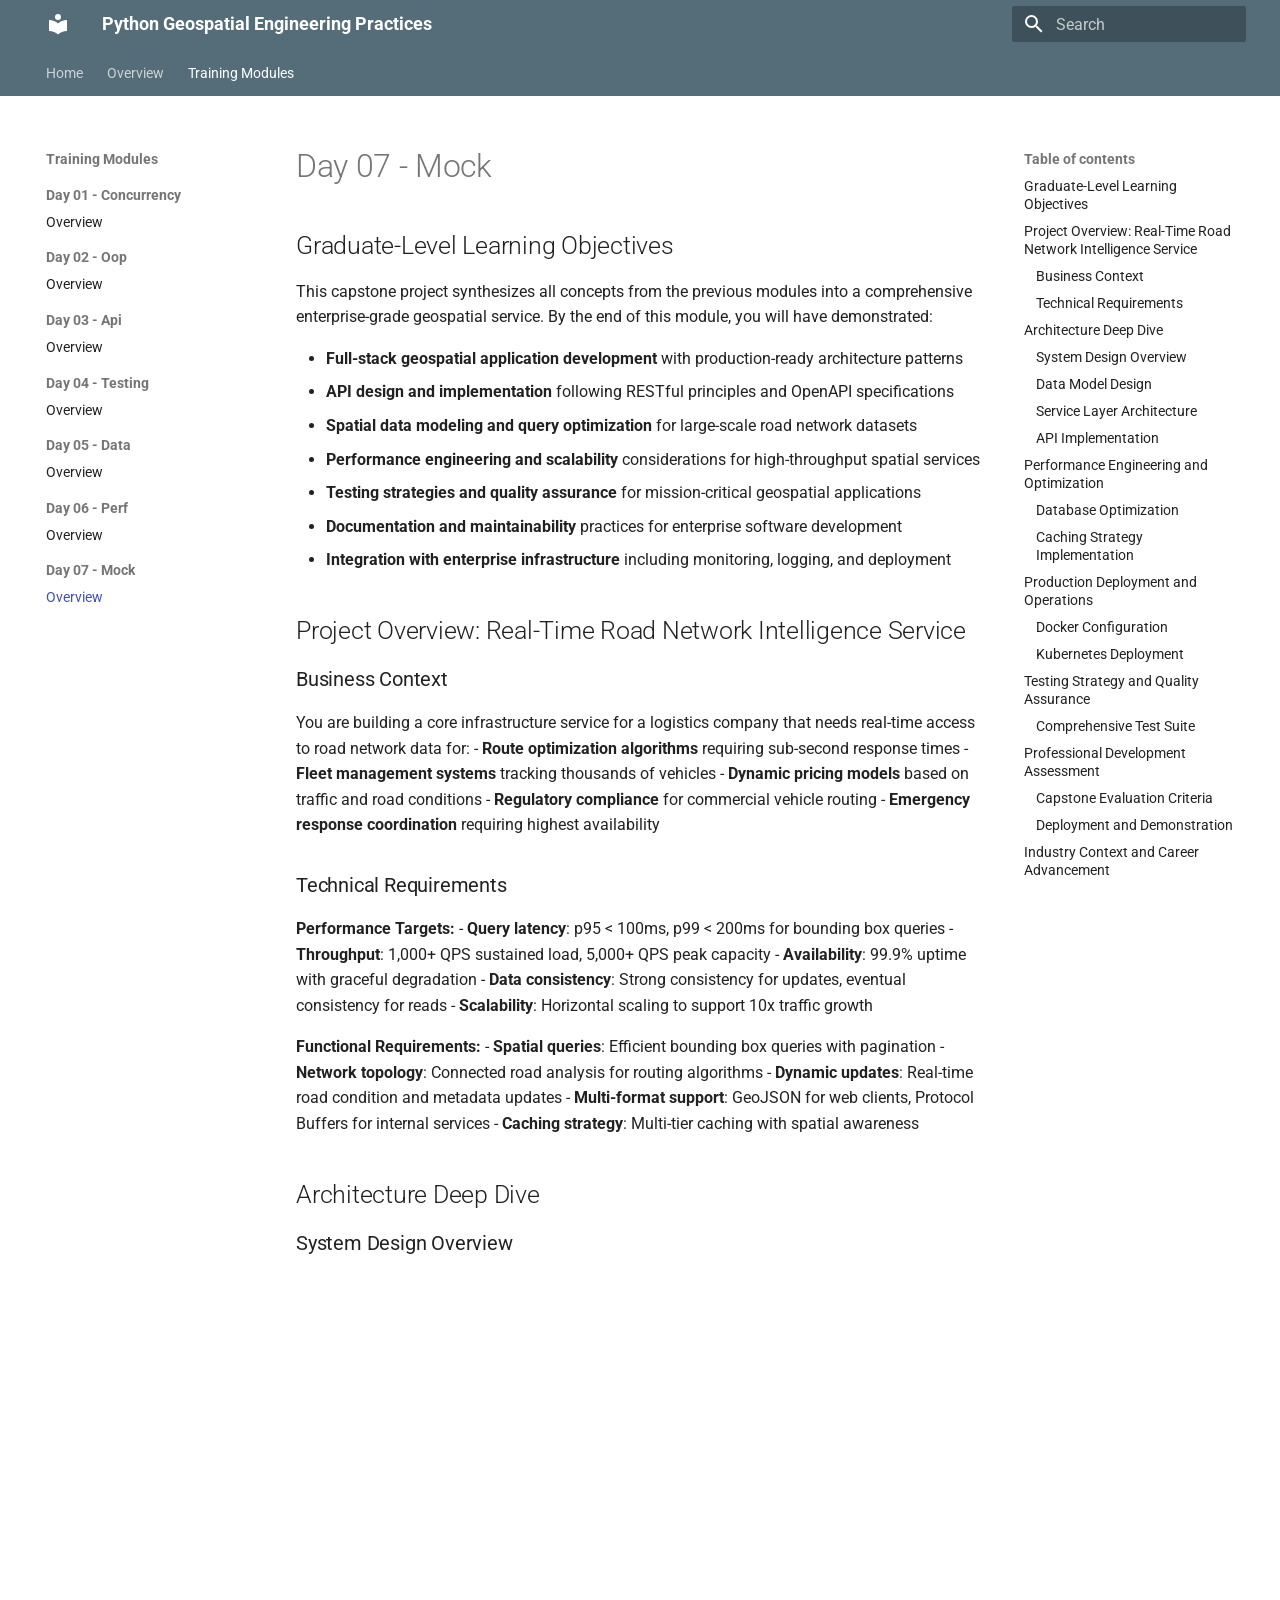
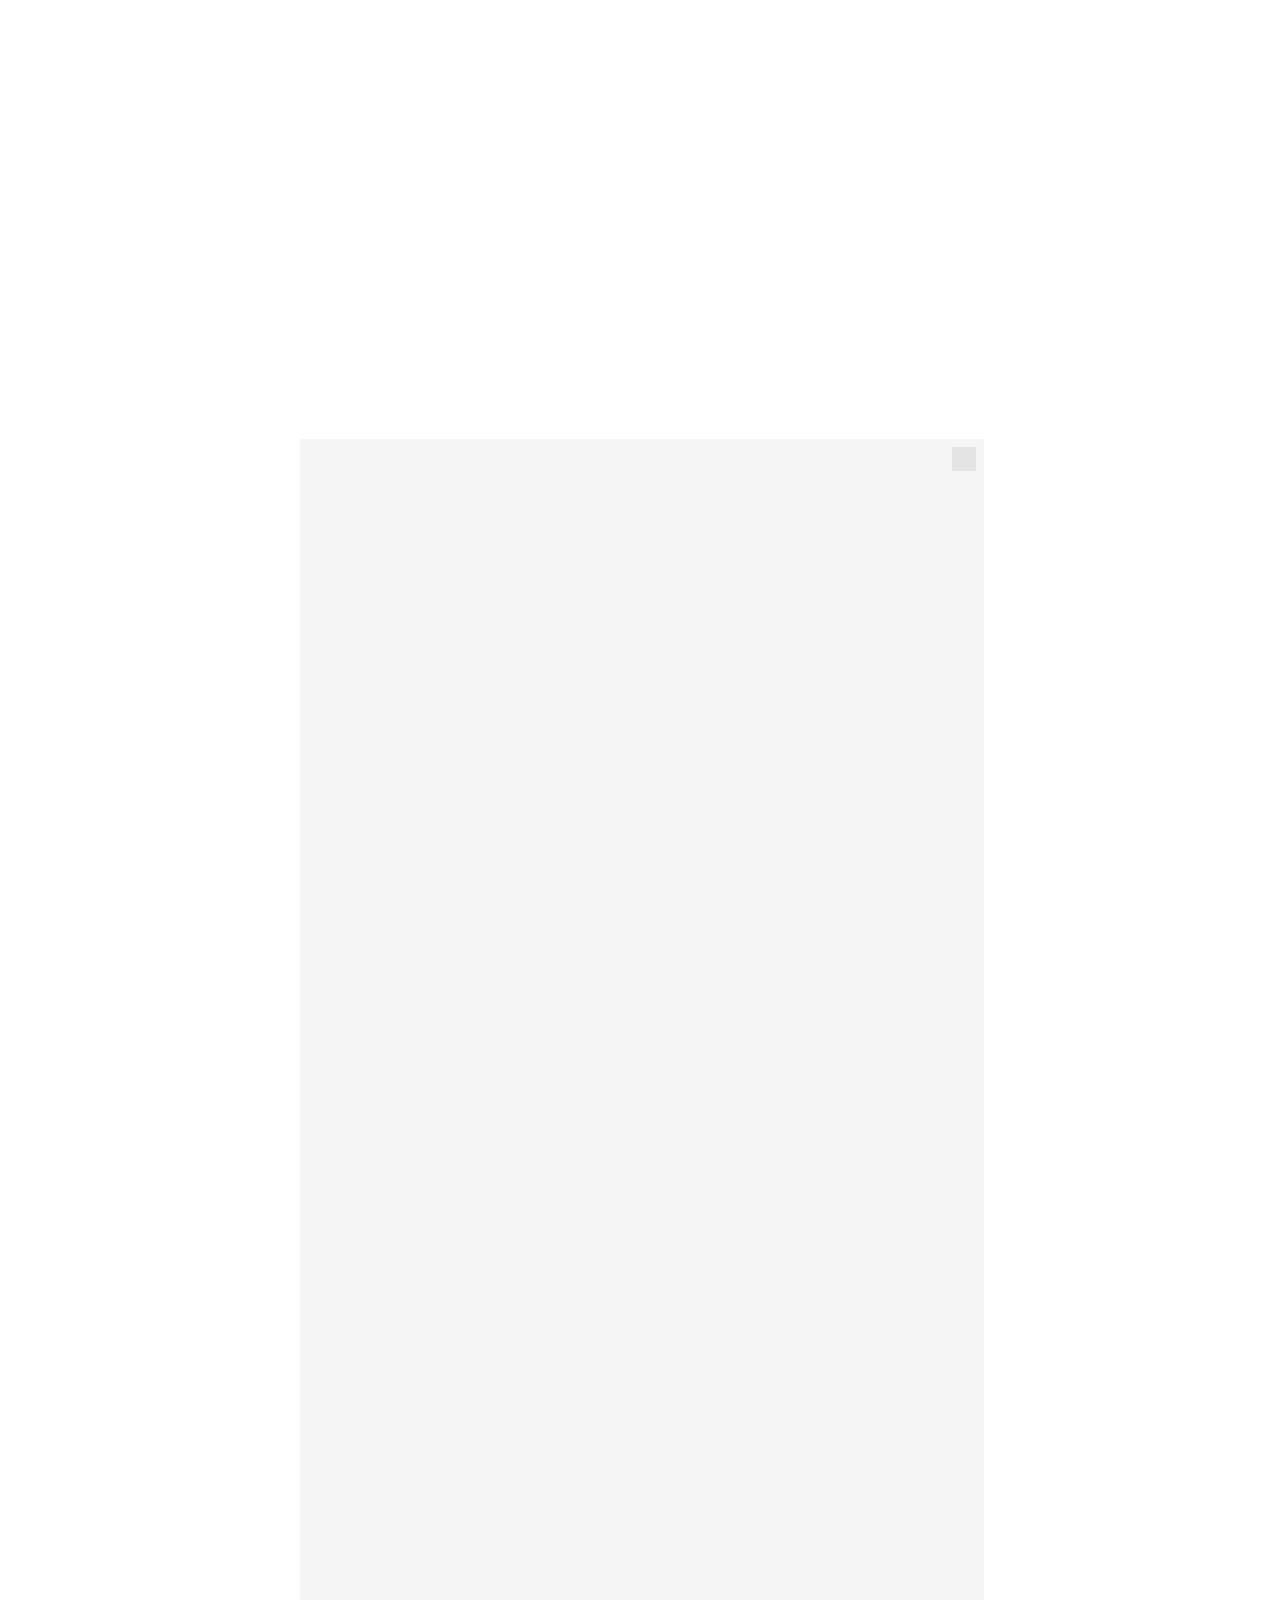
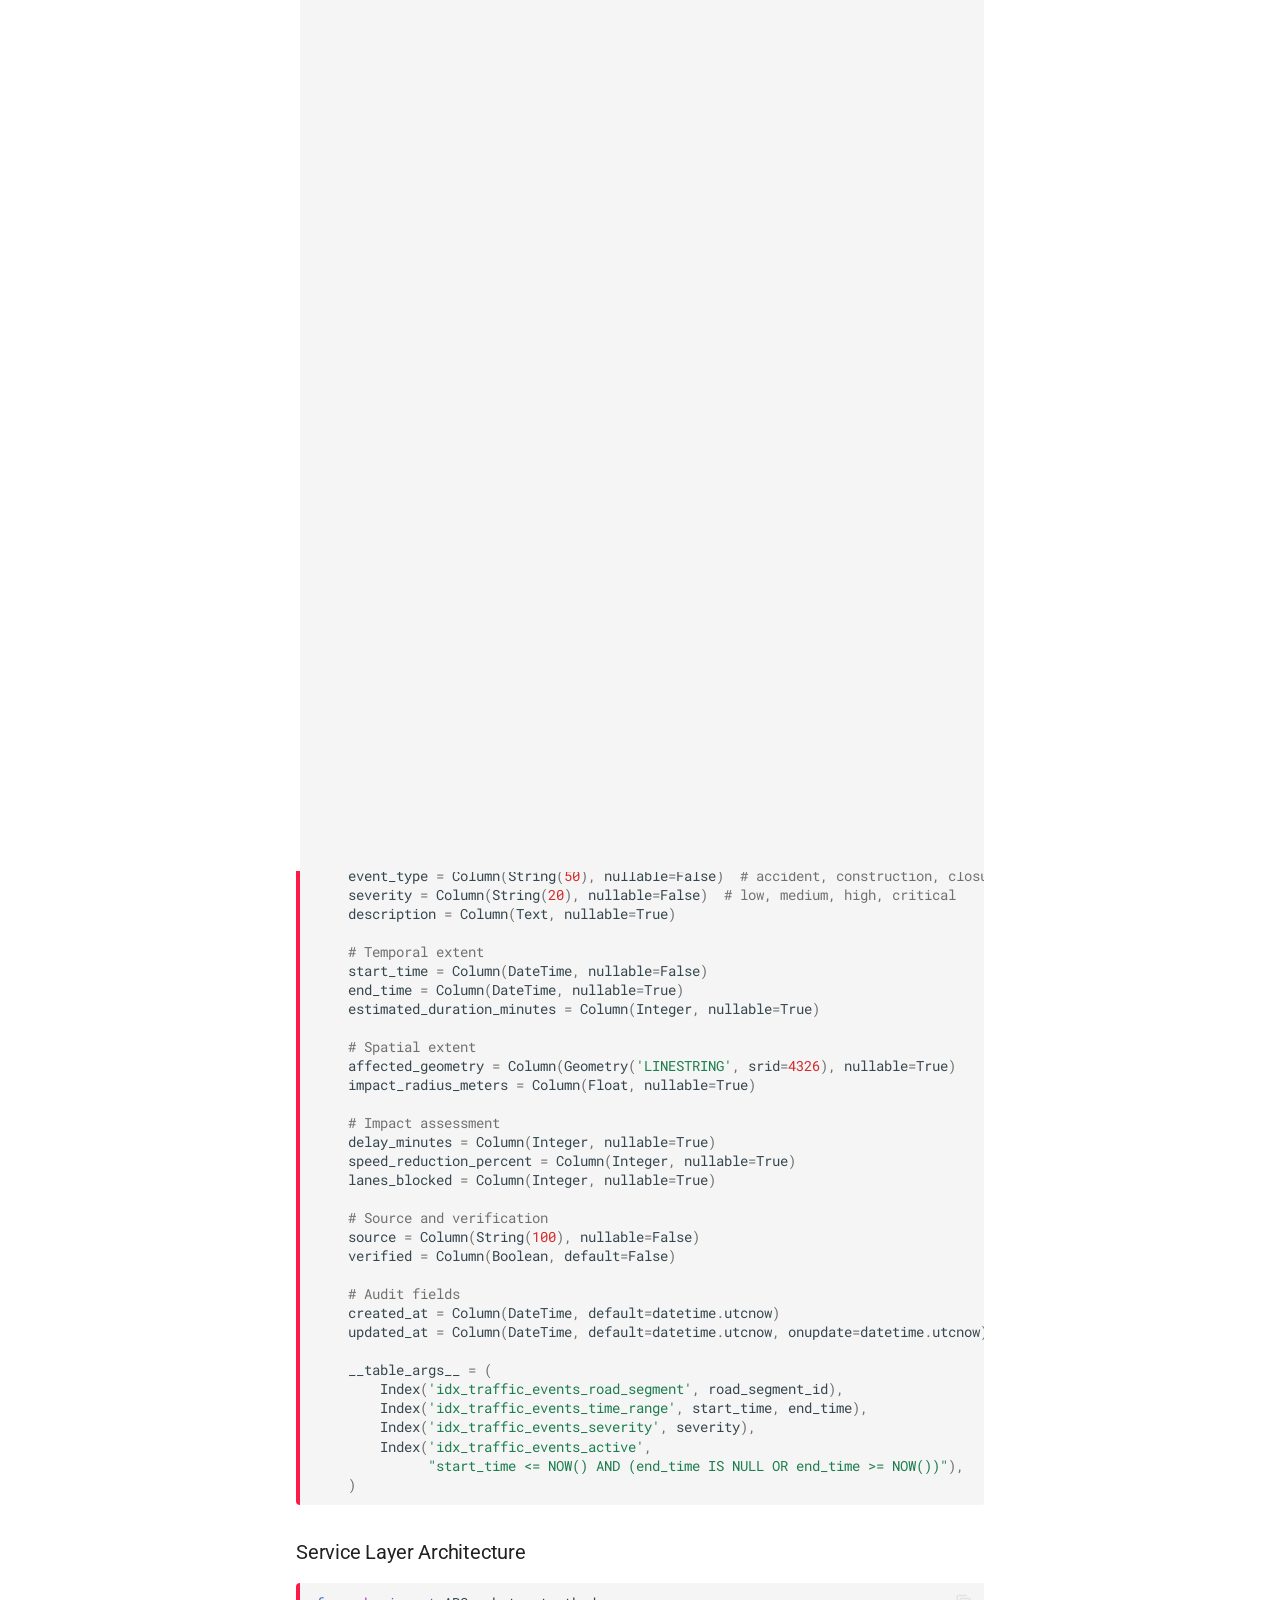
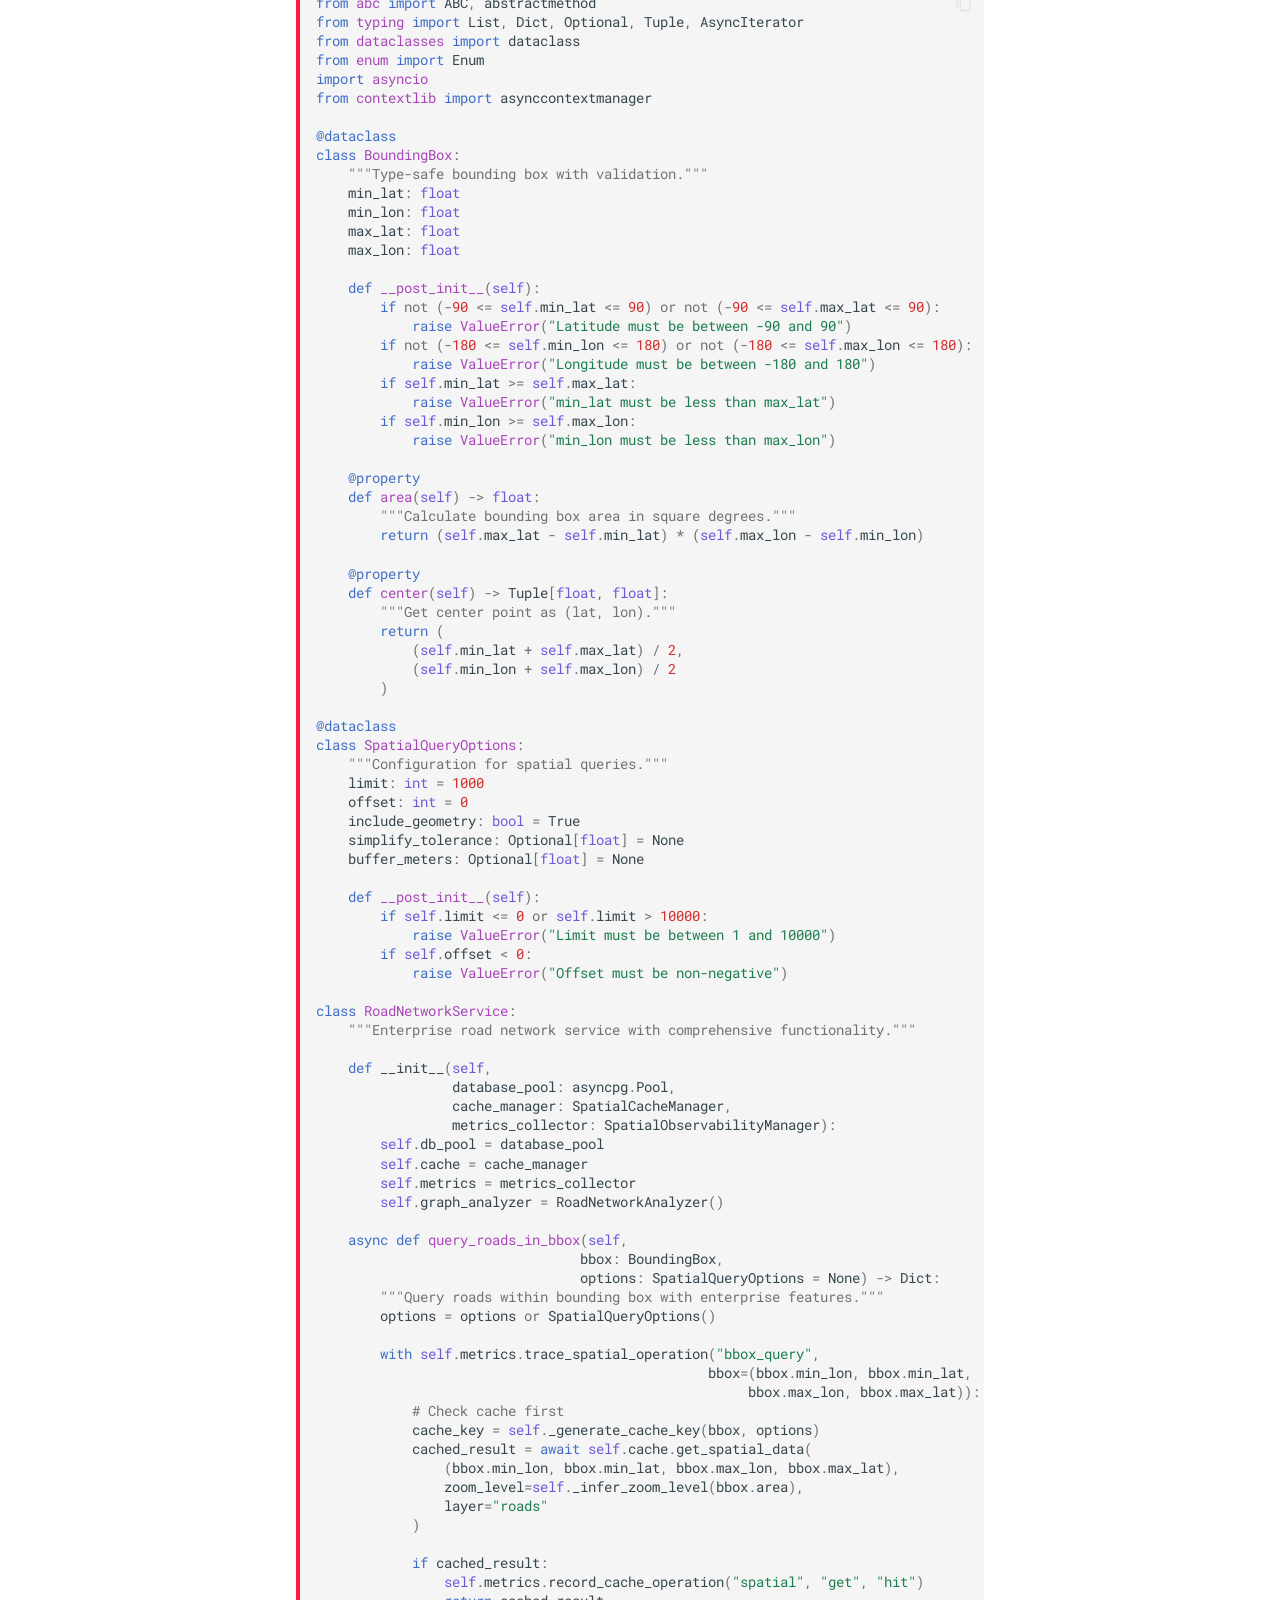
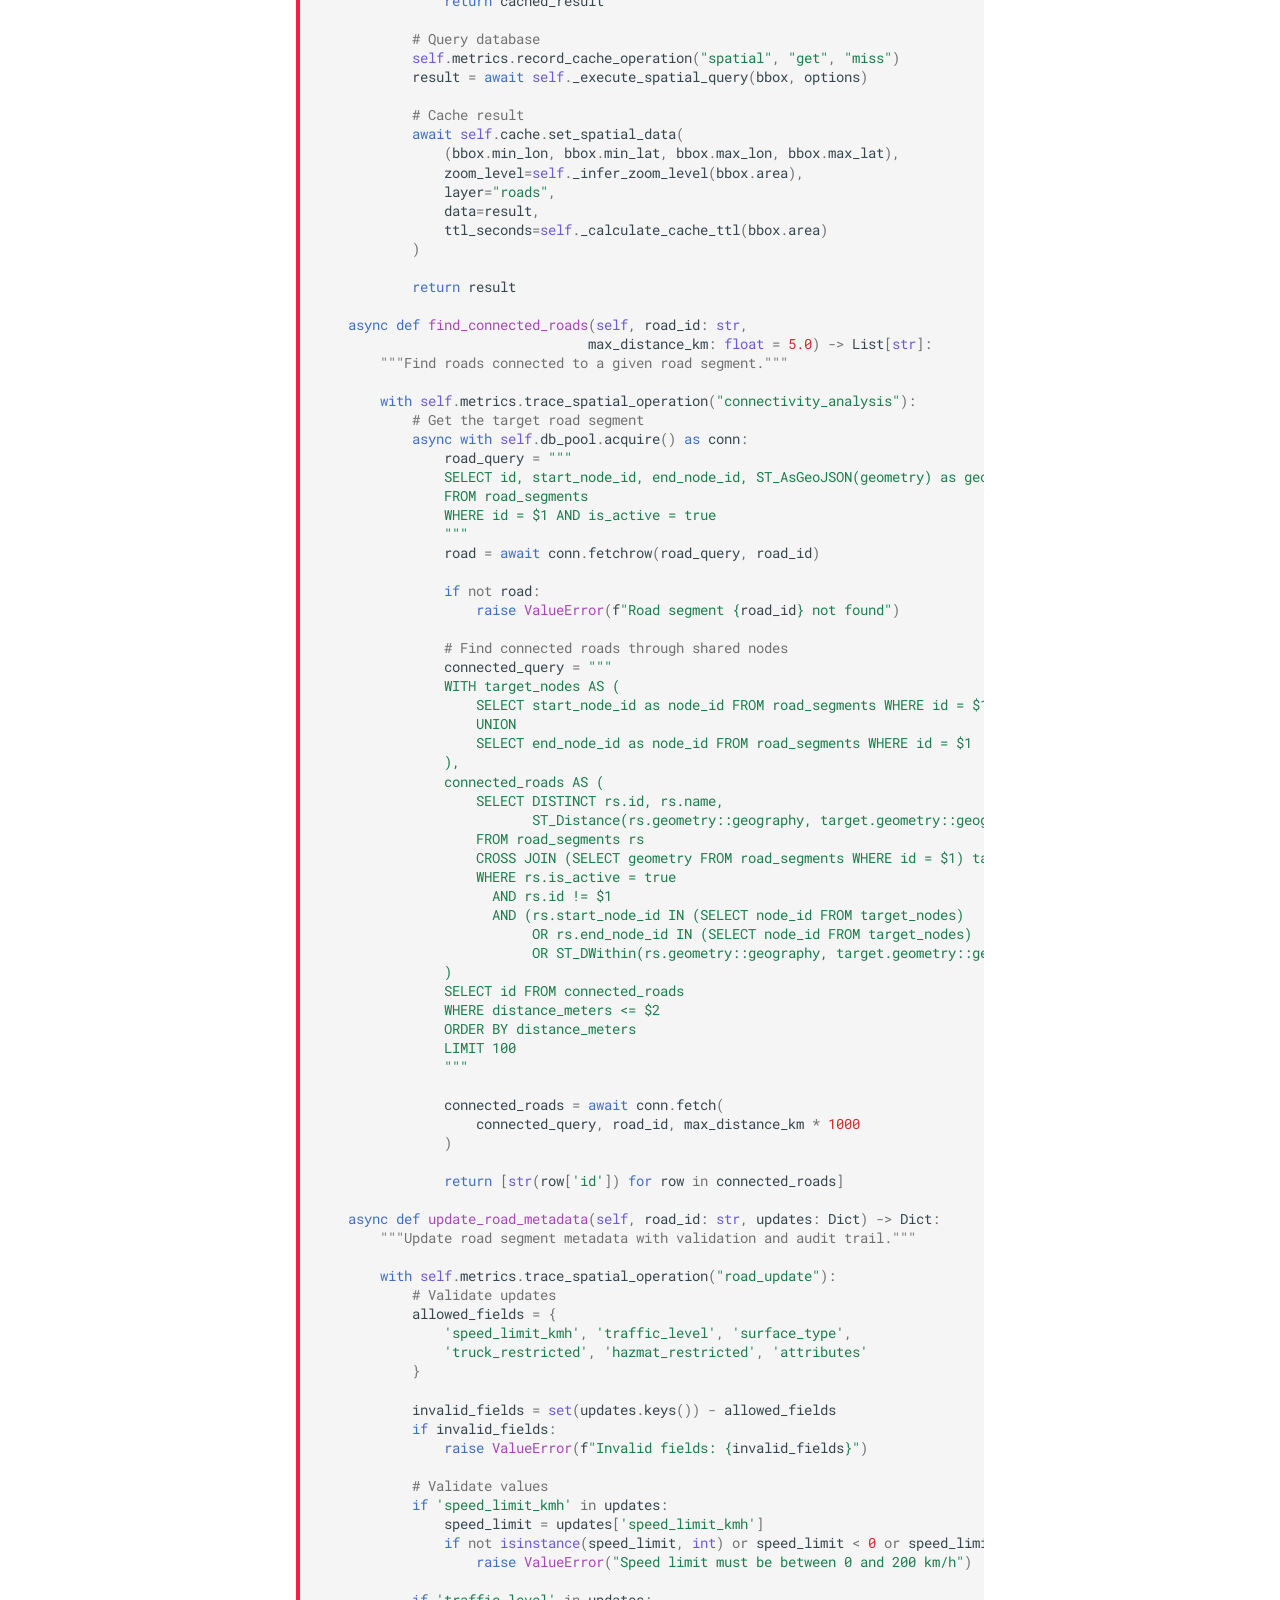
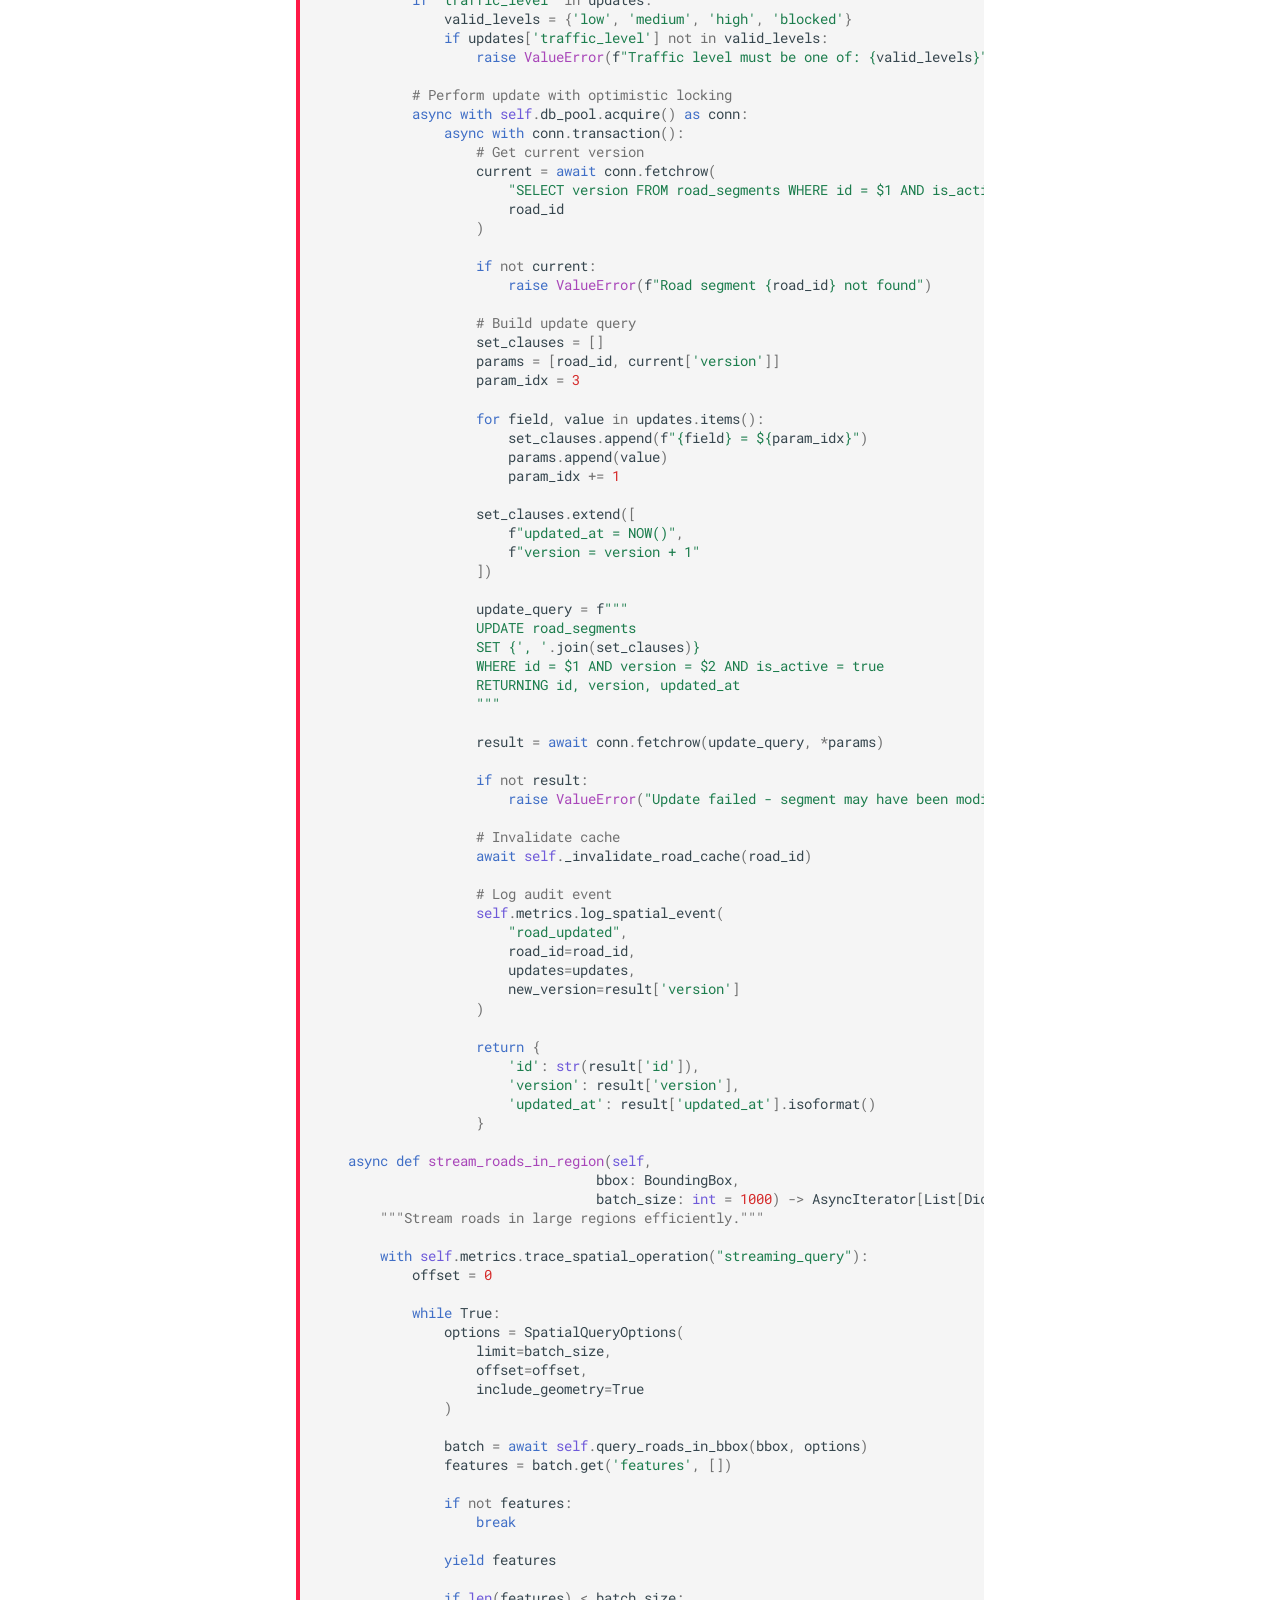
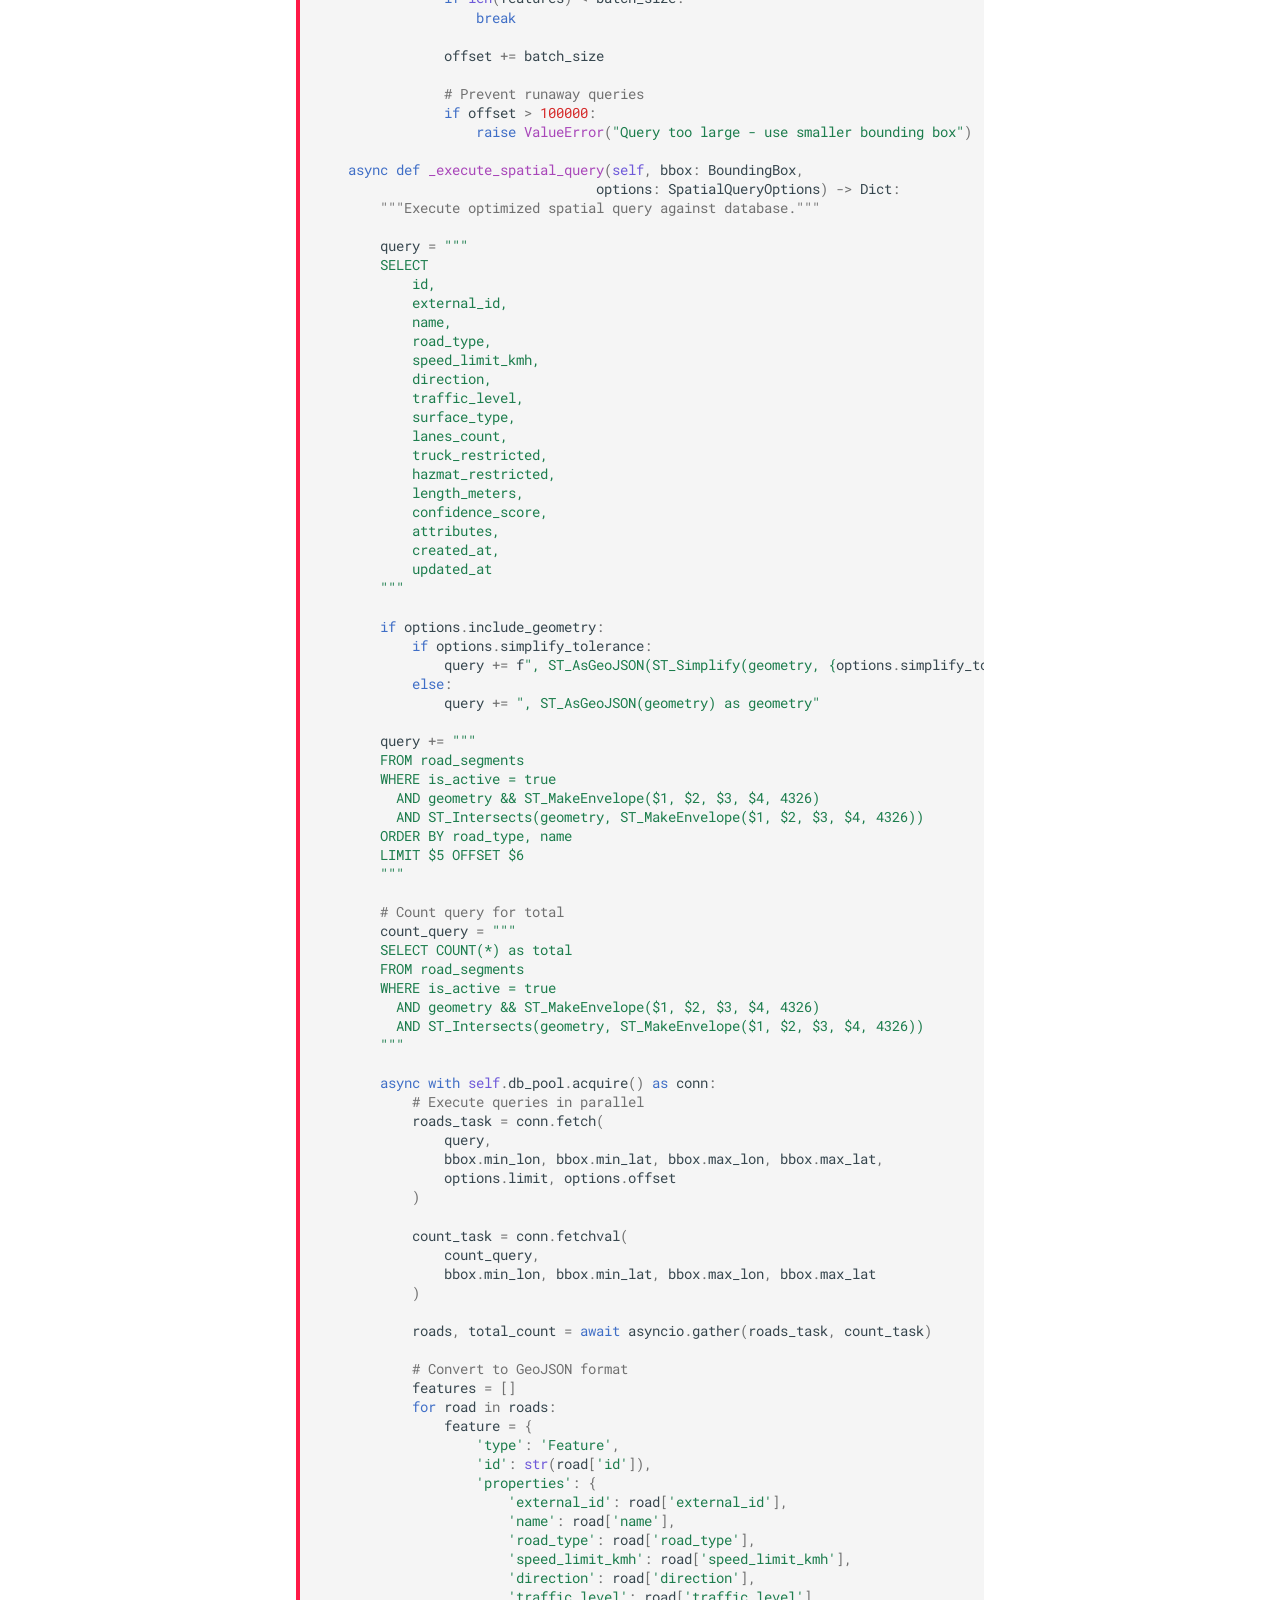
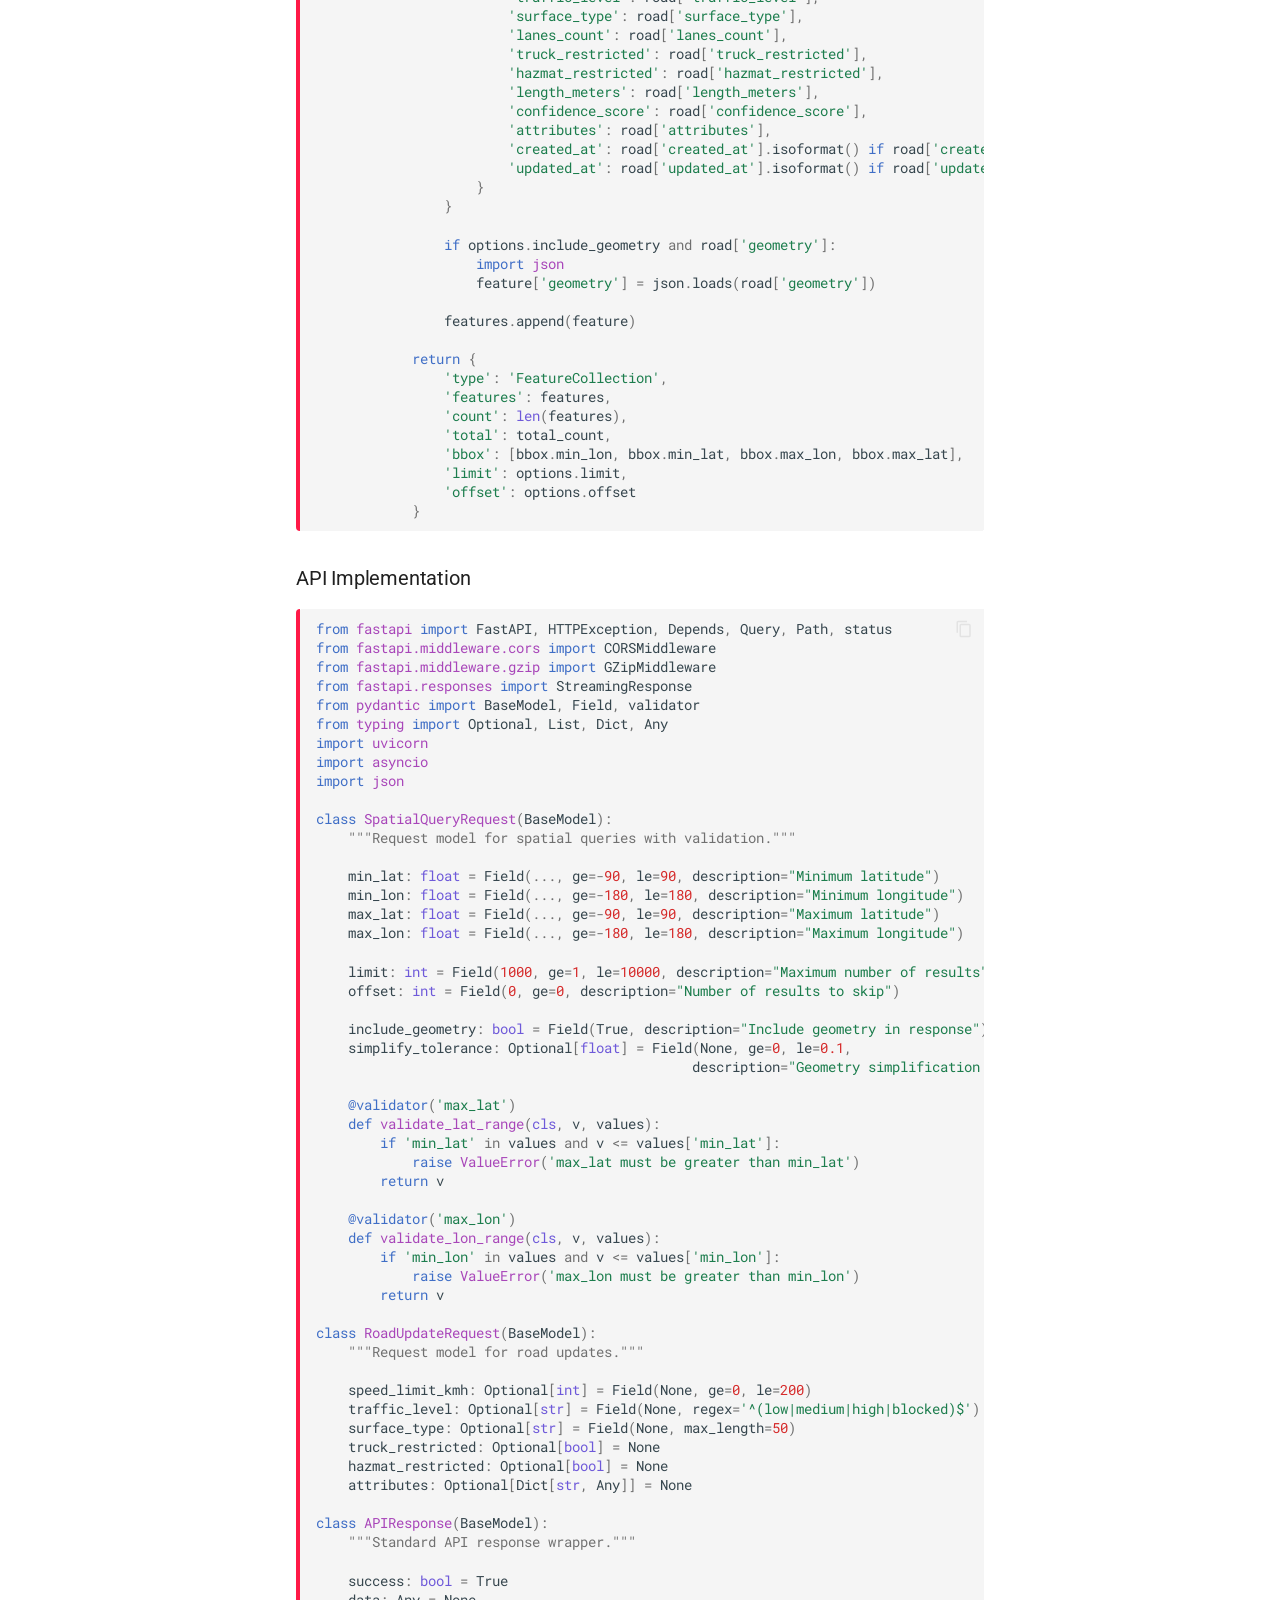
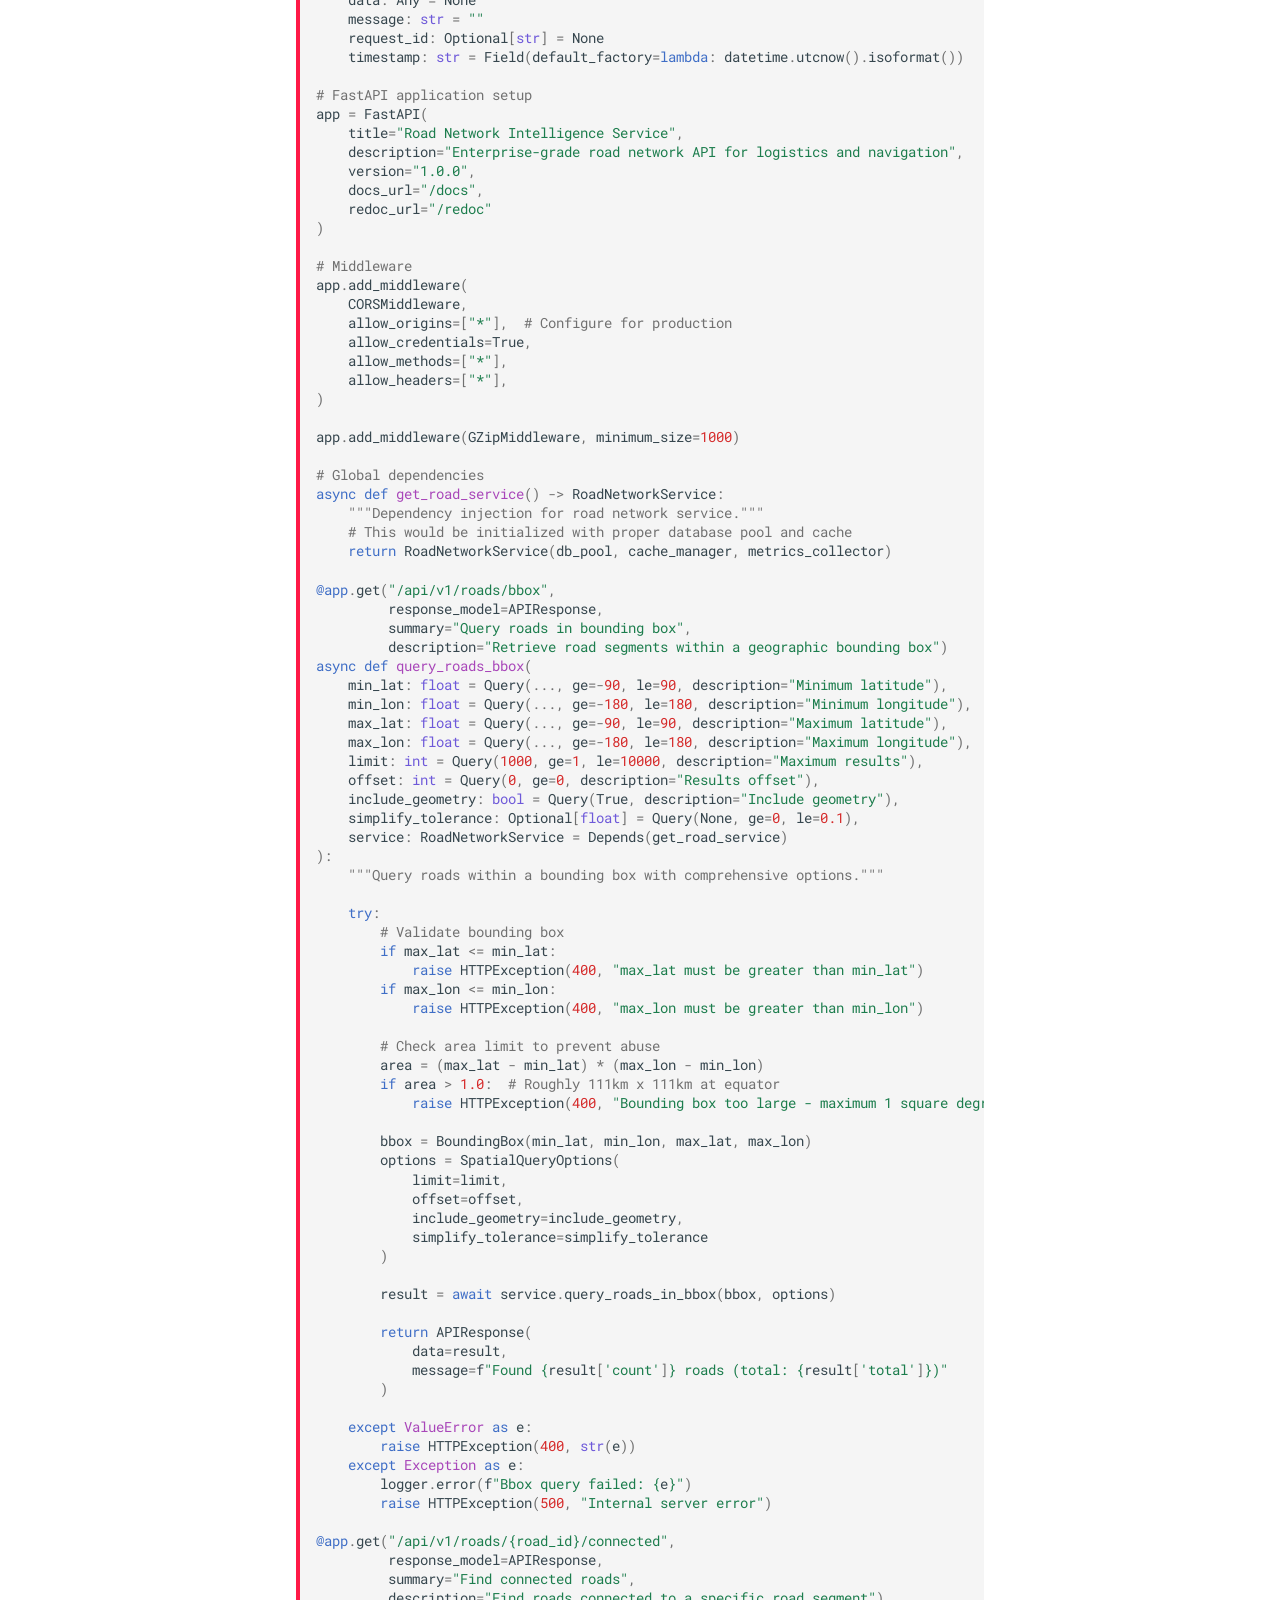
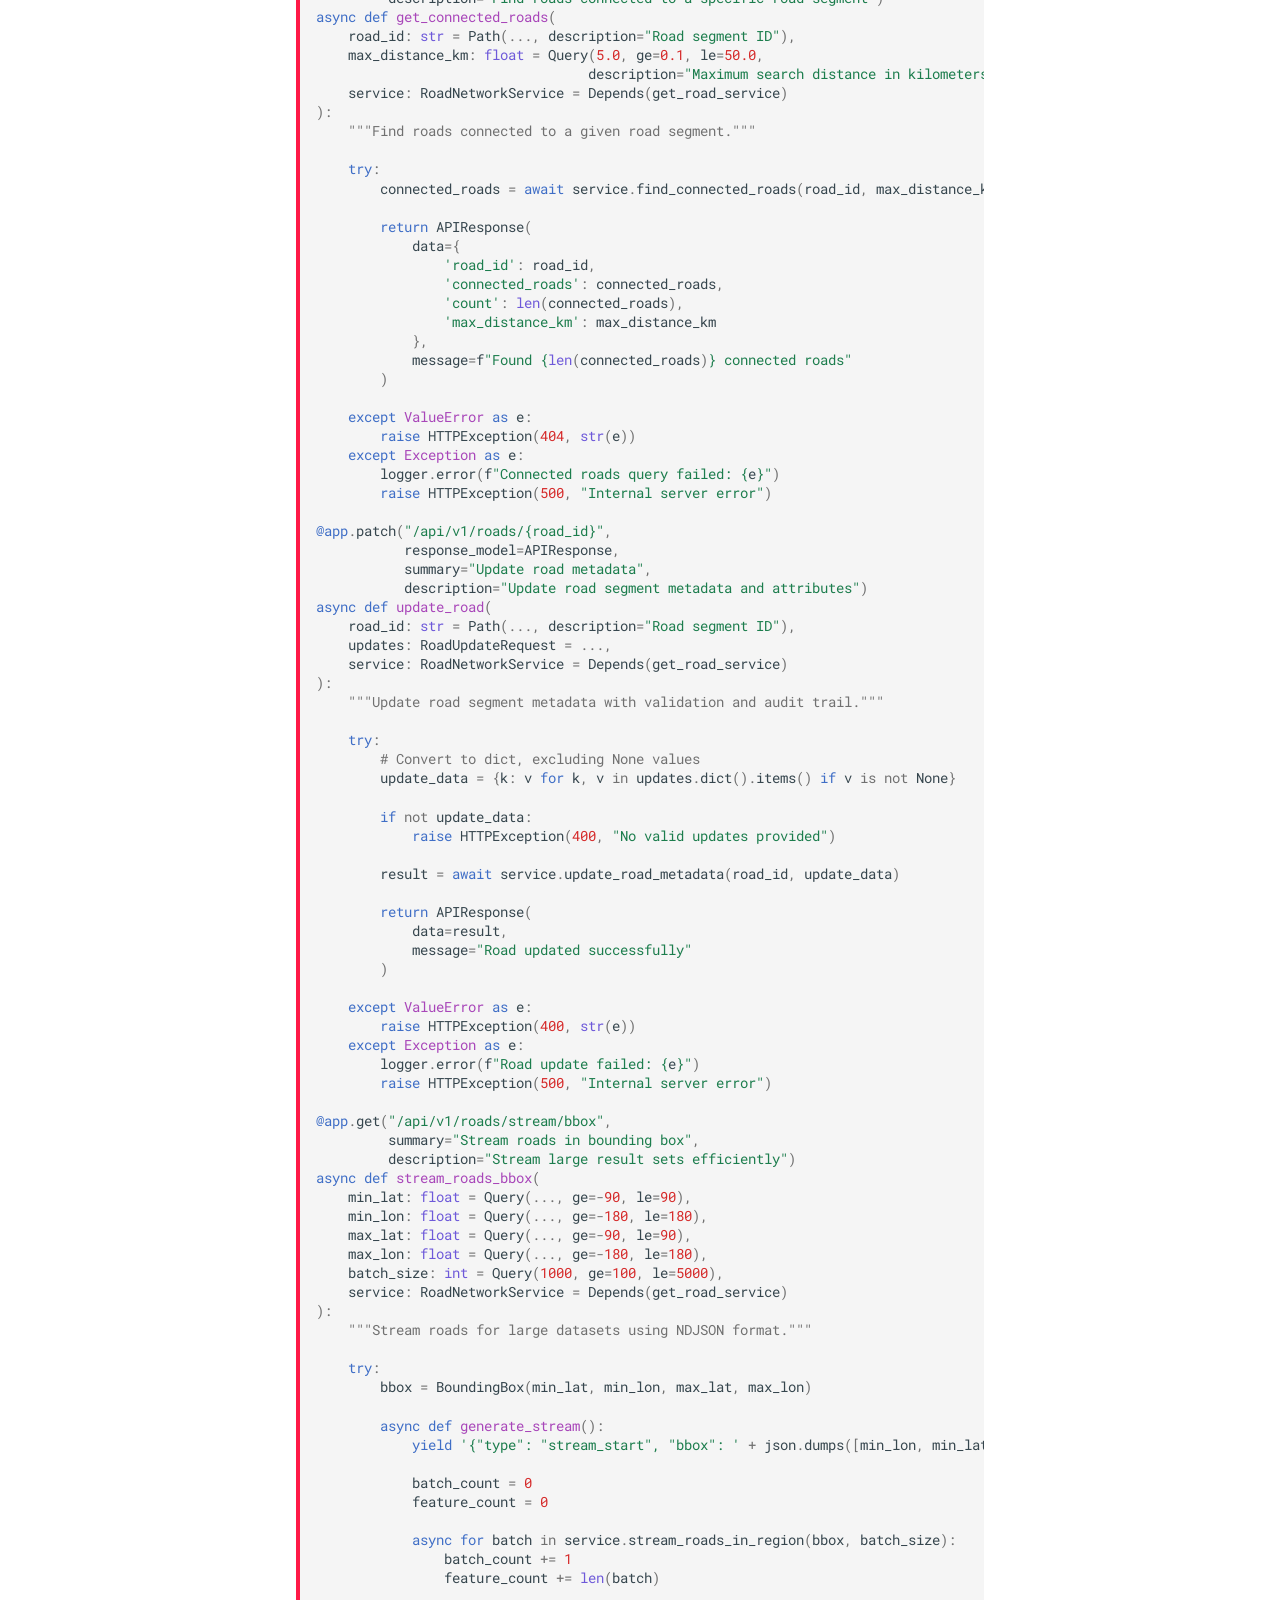
<file: python-prep-site/site/day07_mock/index.html>
<!doctype html>
<html lang="en" class="no-js">
  <head>
    
      <meta charset="utf-8">
      <meta name="viewport" content="width=device-width,initial-scale=1">
      
        <meta name="description" content="Practical patterns and drills for high-quality Python development with geospatial data">
      
      
      
      
        <link rel="prev" href="../day06_perf/">
      
      
      
      <link rel="icon" href="../assets/images/favicon.png">
      <meta name="generator" content="mkdocs-1.6.1, mkdocs-material-9.6.16">
    
    
      
        <title>Overview - Python Geospatial Engineering Practices</title>
      
    
    
      <link rel="stylesheet" href="../assets/stylesheets/main.7e37652d.min.css">
      
        
        <link rel="stylesheet" href="../assets/stylesheets/palette.06af60db.min.css">
      
      


    
    
      
    
    
      
        
        
        <link rel="preconnect" href="https://fonts.gstatic.com" crossorigin>
        <link rel="stylesheet" href="https://fonts.googleapis.com/css?family=Roboto:300,300i,400,400i,700,700i%7CRoboto+Mono:400,400i,700,700i&display=fallback">
        <style>:root{--md-text-font:"Roboto";--md-code-font:"Roboto Mono"}</style>
      
    
    
      <link rel="stylesheet" href="../assets/_mkdocstrings.css">
    
      <link rel="stylesheet" href="../stylesheets/extra.css">
    
    <script>__md_scope=new URL("..",location),__md_hash=e=>[...e].reduce(((e,_)=>(e<<5)-e+_.charCodeAt(0)),0),__md_get=(e,_=localStorage,t=__md_scope)=>JSON.parse(_.getItem(t.pathname+"."+e)),__md_set=(e,_,t=localStorage,a=__md_scope)=>{try{t.setItem(a.pathname+"."+e,JSON.stringify(_))}catch(e){}}</script>
    
      

    
    
    
  </head>
  
  
    
    
      
    
    
    
    
    <body dir="ltr" data-md-color-scheme="default" data-md-color-primary="blue-grey" data-md-color-accent="red">
  
    
    <input class="md-toggle" data-md-toggle="drawer" type="checkbox" id="__drawer" autocomplete="off">
    <input class="md-toggle" data-md-toggle="search" type="checkbox" id="__search" autocomplete="off">
    <label class="md-overlay" for="__drawer"></label>
    <div data-md-component="skip">
      
        
        <a href="#day-07-mock" class="md-skip">
          Skip to content
        </a>
      
    </div>
    <div data-md-component="announce">
      
    </div>
    
    
      

<header class="md-header" data-md-component="header">
  <nav class="md-header__inner md-grid" aria-label="Header">
    <a href=".." title="Python Geospatial Engineering Practices" class="md-header__button md-logo" aria-label="Python Geospatial Engineering Practices" data-md-component="logo">
      
  
  <svg xmlns="http://www.w3.org/2000/svg" viewBox="0 0 24 24"><path d="M12 8a3 3 0 0 0 3-3 3 3 0 0 0-3-3 3 3 0 0 0-3 3 3 3 0 0 0 3 3m0 3.54C9.64 9.35 6.5 8 3 8v11c3.5 0 6.64 1.35 9 3.54 2.36-2.19 5.5-3.54 9-3.54V8c-3.5 0-6.64 1.35-9 3.54"/></svg>

    </a>
    <label class="md-header__button md-icon" for="__drawer">
      
      <svg xmlns="http://www.w3.org/2000/svg" viewBox="0 0 24 24"><path d="M3 6h18v2H3zm0 5h18v2H3zm0 5h18v2H3z"/></svg>
    </label>
    <div class="md-header__title" data-md-component="header-title">
      <div class="md-header__ellipsis">
        <div class="md-header__topic">
          <span class="md-ellipsis">
            Python Geospatial Engineering Practices
          </span>
        </div>
        <div class="md-header__topic" data-md-component="header-topic">
          <span class="md-ellipsis">
            
              Overview
            
          </span>
        </div>
      </div>
    </div>
    
      
        <form class="md-header__option" data-md-component="palette">
  
    
    
    
    <input class="md-option" data-md-color-media="" data-md-color-scheme="default" data-md-color-primary="blue-grey" data-md-color-accent="red"  aria-hidden="true"  type="radio" name="__palette" id="__palette_0">
    
  
    
    
    
    <input class="md-option" data-md-color-media="" data-md-color-scheme="slate" data-md-color-primary="blue-grey" data-md-color-accent="red"  aria-hidden="true"  type="radio" name="__palette" id="__palette_1">
    
  
</form>
      
    
    
      <script>var palette=__md_get("__palette");if(palette&&palette.color){if("(prefers-color-scheme)"===palette.color.media){var media=matchMedia("(prefers-color-scheme: light)"),input=document.querySelector(media.matches?"[data-md-color-media='(prefers-color-scheme: light)']":"[data-md-color-media='(prefers-color-scheme: dark)']");palette.color.media=input.getAttribute("data-md-color-media"),palette.color.scheme=input.getAttribute("data-md-color-scheme"),palette.color.primary=input.getAttribute("data-md-color-primary"),palette.color.accent=input.getAttribute("data-md-color-accent")}for(var[key,value]of Object.entries(palette.color))document.body.setAttribute("data-md-color-"+key,value)}</script>
    
    
    
      
      
        <label class="md-header__button md-icon" for="__search">
          
          <svg xmlns="http://www.w3.org/2000/svg" viewBox="0 0 24 24"><path d="M9.5 3A6.5 6.5 0 0 1 16 9.5c0 1.61-.59 3.09-1.56 4.23l.27.27h.79l5 5-1.5 1.5-5-5v-.79l-.27-.27A6.52 6.52 0 0 1 9.5 16 6.5 6.5 0 0 1 3 9.5 6.5 6.5 0 0 1 9.5 3m0 2C7 5 5 7 5 9.5S7 14 9.5 14 14 12 14 9.5 12 5 9.5 5"/></svg>
        </label>
        <div class="md-search" data-md-component="search" role="dialog">
  <label class="md-search__overlay" for="__search"></label>
  <div class="md-search__inner" role="search">
    <form class="md-search__form" name="search">
      <input type="text" class="md-search__input" name="query" aria-label="Search" placeholder="Search" autocapitalize="off" autocorrect="off" autocomplete="off" spellcheck="false" data-md-component="search-query" required>
      <label class="md-search__icon md-icon" for="__search">
        
        <svg xmlns="http://www.w3.org/2000/svg" viewBox="0 0 24 24"><path d="M9.5 3A6.5 6.5 0 0 1 16 9.5c0 1.61-.59 3.09-1.56 4.23l.27.27h.79l5 5-1.5 1.5-5-5v-.79l-.27-.27A6.52 6.52 0 0 1 9.5 16 6.5 6.5 0 0 1 3 9.5 6.5 6.5 0 0 1 9.5 3m0 2C7 5 5 7 5 9.5S7 14 9.5 14 14 12 14 9.5 12 5 9.5 5"/></svg>
        
        <svg xmlns="http://www.w3.org/2000/svg" viewBox="0 0 24 24"><path d="M20 11v2H8l5.5 5.5-1.42 1.42L4.16 12l7.92-7.92L13.5 5.5 8 11z"/></svg>
      </label>
      <nav class="md-search__options" aria-label="Search">
        
        <button type="reset" class="md-search__icon md-icon" title="Clear" aria-label="Clear" tabindex="-1">
          
          <svg xmlns="http://www.w3.org/2000/svg" viewBox="0 0 24 24"><path d="M19 6.41 17.59 5 12 10.59 6.41 5 5 6.41 10.59 12 5 17.59 6.41 19 12 13.41 17.59 19 19 17.59 13.41 12z"/></svg>
        </button>
      </nav>
      
        <div class="md-search__suggest" data-md-component="search-suggest"></div>
      
    </form>
    <div class="md-search__output">
      <div class="md-search__scrollwrap" tabindex="0" data-md-scrollfix>
        <div class="md-search-result" data-md-component="search-result">
          <div class="md-search-result__meta">
            Initializing search
          </div>
          <ol class="md-search-result__list" role="presentation"></ol>
        </div>
      </div>
    </div>
  </div>
</div>
      
    
    
  </nav>
  
</header>
    
    <div class="md-container" data-md-component="container">
      
      
        
          
            
<nav class="md-tabs" aria-label="Tabs" data-md-component="tabs">
  <div class="md-grid">
    <ul class="md-tabs__list">
      
        
  
  
  
  
    <li class="md-tabs__item">
      <a href=".." class="md-tabs__link">
        
  
  
    
  
  Home

      </a>
    </li>
  

      
        
  
  
  
  
    
    
      <li class="md-tabs__item">
        <a href="../study_plan/" class="md-tabs__link">
          
  
  
  Overview

        </a>
      </li>
    
  

      
        
  
  
  
    
  
  
    
    
      
  
  
  
    
  
  
    
    
      <li class="md-tabs__item md-tabs__item--active">
        <a href="../day01_concurrency/" class="md-tabs__link">
          
  
  
  Training Modules

        </a>
      </li>
    
  

    
  

      
    </ul>
  </div>
</nav>
          
        
      
      <main class="md-main" data-md-component="main">
        <div class="md-main__inner md-grid">
          
            
              
              <div class="md-sidebar md-sidebar--primary" data-md-component="sidebar" data-md-type="navigation" >
                <div class="md-sidebar__scrollwrap">
                  <div class="md-sidebar__inner">
                    


  


<nav class="md-nav md-nav--primary md-nav--lifted" aria-label="Navigation" data-md-level="0">
  <label class="md-nav__title" for="__drawer">
    <a href=".." title="Python Geospatial Engineering Practices" class="md-nav__button md-logo" aria-label="Python Geospatial Engineering Practices" data-md-component="logo">
      
  
  <svg xmlns="http://www.w3.org/2000/svg" viewBox="0 0 24 24"><path d="M12 8a3 3 0 0 0 3-3 3 3 0 0 0-3-3 3 3 0 0 0-3 3 3 3 0 0 0 3 3m0 3.54C9.64 9.35 6.5 8 3 8v11c3.5 0 6.64 1.35 9 3.54 2.36-2.19 5.5-3.54 9-3.54V8c-3.5 0-6.64 1.35-9 3.54"/></svg>

    </a>
    Python Geospatial Engineering Practices
  </label>
  
  <ul class="md-nav__list" data-md-scrollfix>
    
      
      
  
  
  
  
    <li class="md-nav__item">
      <a href=".." class="md-nav__link">
        
  
  
  <span class="md-ellipsis">
    Home
    
  </span>
  

      </a>
    </li>
  

    
      
      
  
  
  
  
    
    
    
    
      
      
        
      
    
    
    <li class="md-nav__item md-nav__item--nested">
      
        
        
        <input class="md-nav__toggle md-toggle " type="checkbox" id="__nav_2" >
        
          
          <label class="md-nav__link" for="__nav_2" id="__nav_2_label" tabindex="0">
            
  
  
  <span class="md-ellipsis">
    Overview
    
  </span>
  

            <span class="md-nav__icon md-icon"></span>
          </label>
        
        <nav class="md-nav" data-md-level="1" aria-labelledby="__nav_2_label" aria-expanded="false">
          <label class="md-nav__title" for="__nav_2">
            <span class="md-nav__icon md-icon"></span>
            Overview
          </label>
          <ul class="md-nav__list" data-md-scrollfix>
            
              
                
  
  
  
  
    <li class="md-nav__item">
      <a href="../study_plan/" class="md-nav__link">
        
  
  
  <span class="md-ellipsis">
    Study Plan
    
  </span>
  

      </a>
    </li>
  

              
            
          </ul>
        </nav>
      
    </li>
  

    
      
      
  
  
    
  
  
  
    
    
    
    
      
        
        
      
      
        
      
    
    
    <li class="md-nav__item md-nav__item--active md-nav__item--section md-nav__item--nested">
      
        
        
        <input class="md-nav__toggle md-toggle " type="checkbox" id="__nav_3" checked>
        
          
          <label class="md-nav__link" for="__nav_3" id="__nav_3_label" tabindex="">
            
  
  
  <span class="md-ellipsis">
    Training Modules
    
  </span>
  

            <span class="md-nav__icon md-icon"></span>
          </label>
        
        <nav class="md-nav" data-md-level="1" aria-labelledby="__nav_3_label" aria-expanded="true">
          <label class="md-nav__title" for="__nav_3">
            <span class="md-nav__icon md-icon"></span>
            Training Modules
          </label>
          <ul class="md-nav__list" data-md-scrollfix>
            
              
                
  
  
  
  
    
    
    
    
      
      
        
          
          
        
      
    
    
    <li class="md-nav__item md-nav__item--section md-nav__item--nested">
      
        
        
        <input class="md-nav__toggle md-toggle " type="checkbox" id="__nav_3_1" >
        
          
          <label class="md-nav__link" for="__nav_3_1" id="__nav_3_1_label" tabindex="">
            
  
  
  <span class="md-ellipsis">
    Day 01 - Concurrency
    
  </span>
  

            <span class="md-nav__icon md-icon"></span>
          </label>
        
        <nav class="md-nav" data-md-level="2" aria-labelledby="__nav_3_1_label" aria-expanded="false">
          <label class="md-nav__title" for="__nav_3_1">
            <span class="md-nav__icon md-icon"></span>
            Day 01 - Concurrency
          </label>
          <ul class="md-nav__list" data-md-scrollfix>
            
              
                
  
  
  
  
    <li class="md-nav__item">
      <a href="../day01_concurrency/" class="md-nav__link">
        
  
  
  <span class="md-ellipsis">
    Overview
    
  </span>
  

      </a>
    </li>
  

              
            
          </ul>
        </nav>
      
    </li>
  

              
            
              
                
  
  
  
  
    
    
    
    
      
      
        
          
          
        
      
    
    
    <li class="md-nav__item md-nav__item--section md-nav__item--nested">
      
        
        
        <input class="md-nav__toggle md-toggle " type="checkbox" id="__nav_3_2" >
        
          
          <label class="md-nav__link" for="__nav_3_2" id="__nav_3_2_label" tabindex="">
            
  
  
  <span class="md-ellipsis">
    Day 02 - Oop
    
  </span>
  

            <span class="md-nav__icon md-icon"></span>
          </label>
        
        <nav class="md-nav" data-md-level="2" aria-labelledby="__nav_3_2_label" aria-expanded="false">
          <label class="md-nav__title" for="__nav_3_2">
            <span class="md-nav__icon md-icon"></span>
            Day 02 - Oop
          </label>
          <ul class="md-nav__list" data-md-scrollfix>
            
              
                
  
  
  
  
    <li class="md-nav__item">
      <a href="../day02_oop/" class="md-nav__link">
        
  
  
  <span class="md-ellipsis">
    Overview
    
  </span>
  

      </a>
    </li>
  

              
            
          </ul>
        </nav>
      
    </li>
  

              
            
              
                
  
  
  
  
    
    
    
    
      
      
        
          
          
        
      
    
    
    <li class="md-nav__item md-nav__item--section md-nav__item--nested">
      
        
        
        <input class="md-nav__toggle md-toggle " type="checkbox" id="__nav_3_3" >
        
          
          <label class="md-nav__link" for="__nav_3_3" id="__nav_3_3_label" tabindex="">
            
  
  
  <span class="md-ellipsis">
    Day 03 - Api
    
  </span>
  

            <span class="md-nav__icon md-icon"></span>
          </label>
        
        <nav class="md-nav" data-md-level="2" aria-labelledby="__nav_3_3_label" aria-expanded="false">
          <label class="md-nav__title" for="__nav_3_3">
            <span class="md-nav__icon md-icon"></span>
            Day 03 - Api
          </label>
          <ul class="md-nav__list" data-md-scrollfix>
            
              
                
  
  
  
  
    <li class="md-nav__item">
      <a href="../day03_api/" class="md-nav__link">
        
  
  
  <span class="md-ellipsis">
    Overview
    
  </span>
  

      </a>
    </li>
  

              
            
          </ul>
        </nav>
      
    </li>
  

              
            
              
                
  
  
  
  
    
    
    
    
      
      
        
          
          
        
      
    
    
    <li class="md-nav__item md-nav__item--section md-nav__item--nested">
      
        
        
        <input class="md-nav__toggle md-toggle " type="checkbox" id="__nav_3_4" >
        
          
          <label class="md-nav__link" for="__nav_3_4" id="__nav_3_4_label" tabindex="">
            
  
  
  <span class="md-ellipsis">
    Day 04 - Testing
    
  </span>
  

            <span class="md-nav__icon md-icon"></span>
          </label>
        
        <nav class="md-nav" data-md-level="2" aria-labelledby="__nav_3_4_label" aria-expanded="false">
          <label class="md-nav__title" for="__nav_3_4">
            <span class="md-nav__icon md-icon"></span>
            Day 04 - Testing
          </label>
          <ul class="md-nav__list" data-md-scrollfix>
            
              
                
  
  
  
  
    <li class="md-nav__item">
      <a href="../day04_testing/" class="md-nav__link">
        
  
  
  <span class="md-ellipsis">
    Overview
    
  </span>
  

      </a>
    </li>
  

              
            
          </ul>
        </nav>
      
    </li>
  

              
            
              
                
  
  
  
  
    
    
    
    
      
      
        
          
          
        
      
    
    
    <li class="md-nav__item md-nav__item--section md-nav__item--nested">
      
        
        
        <input class="md-nav__toggle md-toggle " type="checkbox" id="__nav_3_5" >
        
          
          <label class="md-nav__link" for="__nav_3_5" id="__nav_3_5_label" tabindex="">
            
  
  
  <span class="md-ellipsis">
    Day 05 - Data
    
  </span>
  

            <span class="md-nav__icon md-icon"></span>
          </label>
        
        <nav class="md-nav" data-md-level="2" aria-labelledby="__nav_3_5_label" aria-expanded="false">
          <label class="md-nav__title" for="__nav_3_5">
            <span class="md-nav__icon md-icon"></span>
            Day 05 - Data
          </label>
          <ul class="md-nav__list" data-md-scrollfix>
            
              
                
  
  
  
  
    <li class="md-nav__item">
      <a href="../day05_data/" class="md-nav__link">
        
  
  
  <span class="md-ellipsis">
    Overview
    
  </span>
  

      </a>
    </li>
  

              
            
          </ul>
        </nav>
      
    </li>
  

              
            
              
                
  
  
  
  
    
    
    
    
      
      
        
          
          
        
      
    
    
    <li class="md-nav__item md-nav__item--section md-nav__item--nested">
      
        
        
        <input class="md-nav__toggle md-toggle " type="checkbox" id="__nav_3_6" >
        
          
          <label class="md-nav__link" for="__nav_3_6" id="__nav_3_6_label" tabindex="">
            
  
  
  <span class="md-ellipsis">
    Day 06 - Perf
    
  </span>
  

            <span class="md-nav__icon md-icon"></span>
          </label>
        
        <nav class="md-nav" data-md-level="2" aria-labelledby="__nav_3_6_label" aria-expanded="false">
          <label class="md-nav__title" for="__nav_3_6">
            <span class="md-nav__icon md-icon"></span>
            Day 06 - Perf
          </label>
          <ul class="md-nav__list" data-md-scrollfix>
            
              
                
  
  
  
  
    <li class="md-nav__item">
      <a href="../day06_perf/" class="md-nav__link">
        
  
  
  <span class="md-ellipsis">
    Overview
    
  </span>
  

      </a>
    </li>
  

              
            
          </ul>
        </nav>
      
    </li>
  

              
            
              
                
  
  
    
  
  
  
    
    
    
    
      
      
        
          
          
        
      
    
    
    <li class="md-nav__item md-nav__item--active md-nav__item--section md-nav__item--nested">
      
        
        
        <input class="md-nav__toggle md-toggle " type="checkbox" id="__nav_3_7" checked>
        
          
          <label class="md-nav__link" for="__nav_3_7" id="__nav_3_7_label" tabindex="">
            
  
  
  <span class="md-ellipsis">
    Day 07 - Mock
    
  </span>
  

            <span class="md-nav__icon md-icon"></span>
          </label>
        
        <nav class="md-nav" data-md-level="2" aria-labelledby="__nav_3_7_label" aria-expanded="true">
          <label class="md-nav__title" for="__nav_3_7">
            <span class="md-nav__icon md-icon"></span>
            Day 07 - Mock
          </label>
          <ul class="md-nav__list" data-md-scrollfix>
            
              
                
  
  
    
  
  
  
    <li class="md-nav__item md-nav__item--active">
      
      <input class="md-nav__toggle md-toggle" type="checkbox" id="__toc">
      
      
        
      
      
        <label class="md-nav__link md-nav__link--active" for="__toc">
          
  
  
  <span class="md-ellipsis">
    Overview
    
  </span>
  

          <span class="md-nav__icon md-icon"></span>
        </label>
      
      <a href="./" class="md-nav__link md-nav__link--active">
        
  
  
  <span class="md-ellipsis">
    Overview
    
  </span>
  

      </a>
      
        

<nav class="md-nav md-nav--secondary" aria-label="Table of contents">
  
  
  
    
  
  
    <label class="md-nav__title" for="__toc">
      <span class="md-nav__icon md-icon"></span>
      Table of contents
    </label>
    <ul class="md-nav__list" data-md-component="toc" data-md-scrollfix>
      
        <li class="md-nav__item">
  <a href="#graduate-level-learning-objectives" class="md-nav__link">
    <span class="md-ellipsis">
      Graduate-Level Learning Objectives
    </span>
  </a>
  
</li>
      
        <li class="md-nav__item">
  <a href="#project-overview-real-time-road-network-intelligence-service" class="md-nav__link">
    <span class="md-ellipsis">
      Project Overview: Real-Time Road Network Intelligence Service
    </span>
  </a>
  
    <nav class="md-nav" aria-label="Project Overview: Real-Time Road Network Intelligence Service">
      <ul class="md-nav__list">
        
          <li class="md-nav__item">
  <a href="#business-context" class="md-nav__link">
    <span class="md-ellipsis">
      Business Context
    </span>
  </a>
  
</li>
        
          <li class="md-nav__item">
  <a href="#technical-requirements" class="md-nav__link">
    <span class="md-ellipsis">
      Technical Requirements
    </span>
  </a>
  
</li>
        
      </ul>
    </nav>
  
</li>
      
        <li class="md-nav__item">
  <a href="#architecture-deep-dive" class="md-nav__link">
    <span class="md-ellipsis">
      Architecture Deep Dive
    </span>
  </a>
  
    <nav class="md-nav" aria-label="Architecture Deep Dive">
      <ul class="md-nav__list">
        
          <li class="md-nav__item">
  <a href="#system-design-overview" class="md-nav__link">
    <span class="md-ellipsis">
      System Design Overview
    </span>
  </a>
  
</li>
        
          <li class="md-nav__item">
  <a href="#data-model-design" class="md-nav__link">
    <span class="md-ellipsis">
      Data Model Design
    </span>
  </a>
  
</li>
        
          <li class="md-nav__item">
  <a href="#service-layer-architecture" class="md-nav__link">
    <span class="md-ellipsis">
      Service Layer Architecture
    </span>
  </a>
  
</li>
        
          <li class="md-nav__item">
  <a href="#api-implementation" class="md-nav__link">
    <span class="md-ellipsis">
      API Implementation
    </span>
  </a>
  
</li>
        
      </ul>
    </nav>
  
</li>
      
        <li class="md-nav__item">
  <a href="#performance-engineering-and-optimization" class="md-nav__link">
    <span class="md-ellipsis">
      Performance Engineering and Optimization
    </span>
  </a>
  
    <nav class="md-nav" aria-label="Performance Engineering and Optimization">
      <ul class="md-nav__list">
        
          <li class="md-nav__item">
  <a href="#database-optimization" class="md-nav__link">
    <span class="md-ellipsis">
      Database Optimization
    </span>
  </a>
  
</li>
        
          <li class="md-nav__item">
  <a href="#caching-strategy-implementation" class="md-nav__link">
    <span class="md-ellipsis">
      Caching Strategy Implementation
    </span>
  </a>
  
</li>
        
      </ul>
    </nav>
  
</li>
      
        <li class="md-nav__item">
  <a href="#production-deployment-and-operations" class="md-nav__link">
    <span class="md-ellipsis">
      Production Deployment and Operations
    </span>
  </a>
  
    <nav class="md-nav" aria-label="Production Deployment and Operations">
      <ul class="md-nav__list">
        
          <li class="md-nav__item">
  <a href="#docker-configuration" class="md-nav__link">
    <span class="md-ellipsis">
      Docker Configuration
    </span>
  </a>
  
</li>
        
          <li class="md-nav__item">
  <a href="#kubernetes-deployment" class="md-nav__link">
    <span class="md-ellipsis">
      Kubernetes Deployment
    </span>
  </a>
  
</li>
        
      </ul>
    </nav>
  
</li>
      
        <li class="md-nav__item">
  <a href="#testing-strategy-and-quality-assurance" class="md-nav__link">
    <span class="md-ellipsis">
      Testing Strategy and Quality Assurance
    </span>
  </a>
  
    <nav class="md-nav" aria-label="Testing Strategy and Quality Assurance">
      <ul class="md-nav__list">
        
          <li class="md-nav__item">
  <a href="#comprehensive-test-suite" class="md-nav__link">
    <span class="md-ellipsis">
      Comprehensive Test Suite
    </span>
  </a>
  
</li>
        
      </ul>
    </nav>
  
</li>
      
        <li class="md-nav__item">
  <a href="#professional-development-assessment" class="md-nav__link">
    <span class="md-ellipsis">
      Professional Development Assessment
    </span>
  </a>
  
    <nav class="md-nav" aria-label="Professional Development Assessment">
      <ul class="md-nav__list">
        
          <li class="md-nav__item">
  <a href="#capstone-evaluation-criteria" class="md-nav__link">
    <span class="md-ellipsis">
      Capstone Evaluation Criteria
    </span>
  </a>
  
</li>
        
          <li class="md-nav__item">
  <a href="#deployment-and-demonstration" class="md-nav__link">
    <span class="md-ellipsis">
      Deployment and Demonstration
    </span>
  </a>
  
</li>
        
      </ul>
    </nav>
  
</li>
      
        <li class="md-nav__item">
  <a href="#industry-context-and-career-advancement" class="md-nav__link">
    <span class="md-ellipsis">
      Industry Context and Career Advancement
    </span>
  </a>
  
    <nav class="md-nav" aria-label="Industry Context and Career Advancement">
      <ul class="md-nav__list">
        
          <li class="md-nav__item">
  <a href="#real-world-applications" class="md-nav__link">
    <span class="md-ellipsis">
      Real-World Applications
    </span>
  </a>
  
</li>
        
          <li class="md-nav__item">
  <a href="#career-progression" class="md-nav__link">
    <span class="md-ellipsis">
      Career Progression
    </span>
  </a>
  
</li>
        
      </ul>
    </nav>
  
</li>
      
        <li class="md-nav__item">
  <a href="#further-learning-and-resources" class="md-nav__link">
    <span class="md-ellipsis">
      Further Learning and Resources
    </span>
  </a>
  
    <nav class="md-nav" aria-label="Further Learning and Resources">
      <ul class="md-nav__list">
        
          <li class="md-nav__item">
  <a href="#advanced-topics" class="md-nav__link">
    <span class="md-ellipsis">
      Advanced Topics
    </span>
  </a>
  
</li>
        
          <li class="md-nav__item">
  <a href="#industry-certifications" class="md-nav__link">
    <span class="md-ellipsis">
      Industry Certifications
    </span>
  </a>
  
</li>
        
          <li class="md-nav__item">
  <a href="#professional-organizations" class="md-nav__link">
    <span class="md-ellipsis">
      Professional Organizations
    </span>
  </a>
  
</li>
        
      </ul>
    </nav>
  
</li>
      
    </ul>
  
</nav>
      
    </li>
  

              
            
          </ul>
        </nav>
      
    </li>
  

              
            
          </ul>
        </nav>
      
    </li>
  

    
  </ul>
</nav>
                  </div>
                </div>
              </div>
            
            
              
              <div class="md-sidebar md-sidebar--secondary" data-md-component="sidebar" data-md-type="toc" >
                <div class="md-sidebar__scrollwrap">
                  <div class="md-sidebar__inner">
                    

<nav class="md-nav md-nav--secondary" aria-label="Table of contents">
  
  
  
    
  
  
    <label class="md-nav__title" for="__toc">
      <span class="md-nav__icon md-icon"></span>
      Table of contents
    </label>
    <ul class="md-nav__list" data-md-component="toc" data-md-scrollfix>
      
        <li class="md-nav__item">
  <a href="#graduate-level-learning-objectives" class="md-nav__link">
    <span class="md-ellipsis">
      Graduate-Level Learning Objectives
    </span>
  </a>
  
</li>
      
        <li class="md-nav__item">
  <a href="#project-overview-real-time-road-network-intelligence-service" class="md-nav__link">
    <span class="md-ellipsis">
      Project Overview: Real-Time Road Network Intelligence Service
    </span>
  </a>
  
    <nav class="md-nav" aria-label="Project Overview: Real-Time Road Network Intelligence Service">
      <ul class="md-nav__list">
        
          <li class="md-nav__item">
  <a href="#business-context" class="md-nav__link">
    <span class="md-ellipsis">
      Business Context
    </span>
  </a>
  
</li>
        
          <li class="md-nav__item">
  <a href="#technical-requirements" class="md-nav__link">
    <span class="md-ellipsis">
      Technical Requirements
    </span>
  </a>
  
</li>
        
      </ul>
    </nav>
  
</li>
      
        <li class="md-nav__item">
  <a href="#architecture-deep-dive" class="md-nav__link">
    <span class="md-ellipsis">
      Architecture Deep Dive
    </span>
  </a>
  
    <nav class="md-nav" aria-label="Architecture Deep Dive">
      <ul class="md-nav__list">
        
          <li class="md-nav__item">
  <a href="#system-design-overview" class="md-nav__link">
    <span class="md-ellipsis">
      System Design Overview
    </span>
  </a>
  
</li>
        
          <li class="md-nav__item">
  <a href="#data-model-design" class="md-nav__link">
    <span class="md-ellipsis">
      Data Model Design
    </span>
  </a>
  
</li>
        
          <li class="md-nav__item">
  <a href="#service-layer-architecture" class="md-nav__link">
    <span class="md-ellipsis">
      Service Layer Architecture
    </span>
  </a>
  
</li>
        
          <li class="md-nav__item">
  <a href="#api-implementation" class="md-nav__link">
    <span class="md-ellipsis">
      API Implementation
    </span>
  </a>
  
</li>
        
      </ul>
    </nav>
  
</li>
      
        <li class="md-nav__item">
  <a href="#performance-engineering-and-optimization" class="md-nav__link">
    <span class="md-ellipsis">
      Performance Engineering and Optimization
    </span>
  </a>
  
    <nav class="md-nav" aria-label="Performance Engineering and Optimization">
      <ul class="md-nav__list">
        
          <li class="md-nav__item">
  <a href="#database-optimization" class="md-nav__link">
    <span class="md-ellipsis">
      Database Optimization
    </span>
  </a>
  
</li>
        
          <li class="md-nav__item">
  <a href="#caching-strategy-implementation" class="md-nav__link">
    <span class="md-ellipsis">
      Caching Strategy Implementation
    </span>
  </a>
  
</li>
        
      </ul>
    </nav>
  
</li>
      
        <li class="md-nav__item">
  <a href="#production-deployment-and-operations" class="md-nav__link">
    <span class="md-ellipsis">
      Production Deployment and Operations
    </span>
  </a>
  
    <nav class="md-nav" aria-label="Production Deployment and Operations">
      <ul class="md-nav__list">
        
          <li class="md-nav__item">
  <a href="#docker-configuration" class="md-nav__link">
    <span class="md-ellipsis">
      Docker Configuration
    </span>
  </a>
  
</li>
        
          <li class="md-nav__item">
  <a href="#kubernetes-deployment" class="md-nav__link">
    <span class="md-ellipsis">
      Kubernetes Deployment
    </span>
  </a>
  
</li>
        
      </ul>
    </nav>
  
</li>
      
        <li class="md-nav__item">
  <a href="#testing-strategy-and-quality-assurance" class="md-nav__link">
    <span class="md-ellipsis">
      Testing Strategy and Quality Assurance
    </span>
  </a>
  
    <nav class="md-nav" aria-label="Testing Strategy and Quality Assurance">
      <ul class="md-nav__list">
        
          <li class="md-nav__item">
  <a href="#comprehensive-test-suite" class="md-nav__link">
    <span class="md-ellipsis">
      Comprehensive Test Suite
    </span>
  </a>
  
</li>
        
      </ul>
    </nav>
  
</li>
      
        <li class="md-nav__item">
  <a href="#professional-development-assessment" class="md-nav__link">
    <span class="md-ellipsis">
      Professional Development Assessment
    </span>
  </a>
  
    <nav class="md-nav" aria-label="Professional Development Assessment">
      <ul class="md-nav__list">
        
          <li class="md-nav__item">
  <a href="#capstone-evaluation-criteria" class="md-nav__link">
    <span class="md-ellipsis">
      Capstone Evaluation Criteria
    </span>
  </a>
  
</li>
        
          <li class="md-nav__item">
  <a href="#deployment-and-demonstration" class="md-nav__link">
    <span class="md-ellipsis">
      Deployment and Demonstration
    </span>
  </a>
  
</li>
        
      </ul>
    </nav>
  
</li>
      
        <li class="md-nav__item">
  <a href="#industry-context-and-career-advancement" class="md-nav__link">
    <span class="md-ellipsis">
      Industry Context and Career Advancement
    </span>
  </a>
  
    <nav class="md-nav" aria-label="Industry Context and Career Advancement">
      <ul class="md-nav__list">
        
          <li class="md-nav__item">
  <a href="#real-world-applications" class="md-nav__link">
    <span class="md-ellipsis">
      Real-World Applications
    </span>
  </a>
  
</li>
        
          <li class="md-nav__item">
  <a href="#career-progression" class="md-nav__link">
    <span class="md-ellipsis">
      Career Progression
    </span>
  </a>
  
</li>
        
      </ul>
    </nav>
  
</li>
      
        <li class="md-nav__item">
  <a href="#further-learning-and-resources" class="md-nav__link">
    <span class="md-ellipsis">
      Further Learning and Resources
    </span>
  </a>
  
    <nav class="md-nav" aria-label="Further Learning and Resources">
      <ul class="md-nav__list">
        
          <li class="md-nav__item">
  <a href="#advanced-topics" class="md-nav__link">
    <span class="md-ellipsis">
      Advanced Topics
    </span>
  </a>
  
</li>
        
          <li class="md-nav__item">
  <a href="#industry-certifications" class="md-nav__link">
    <span class="md-ellipsis">
      Industry Certifications
    </span>
  </a>
  
</li>
        
          <li class="md-nav__item">
  <a href="#professional-organizations" class="md-nav__link">
    <span class="md-ellipsis">
      Professional Organizations
    </span>
  </a>
  
</li>
        
      </ul>
    </nav>
  
</li>
      
    </ul>
  
</nav>
                  </div>
                </div>
              </div>
            
          
          
            <div class="md-content" data-md-component="content">
              <article class="md-content__inner md-typeset">
                
                  



<h1 id="day-07-mock">Day 07 - Mock</h1>
<h2 id="graduate-level-learning-objectives">Graduate-Level Learning Objectives</h2>
<p>This capstone project synthesizes all concepts from the previous modules into a comprehensive enterprise-grade geospatial service. By the end of this module, you will have demonstrated:</p>
<ul>
<li><strong>Full-stack geospatial application development</strong> with production-ready architecture patterns</li>
<li><strong>API design and implementation</strong> following RESTful principles and OpenAPI specifications</li>
<li><strong>Spatial data modeling and query optimization</strong> for large-scale road network datasets</li>
<li><strong>Performance engineering and scalability</strong> considerations for high-throughput spatial services</li>
<li><strong>Testing strategies and quality assurance</strong> for mission-critical geospatial applications</li>
<li><strong>Documentation and maintainability</strong> practices for enterprise software development</li>
<li><strong>Integration with enterprise infrastructure</strong> including monitoring, logging, and deployment</li>
</ul>
<h2 id="project-overview-real-time-road-network-intelligence-service">Project Overview: Real-Time Road Network Intelligence Service</h2>
<h3 id="business-context">Business Context</h3>
<p>You are building a core infrastructure service for a logistics company that needs real-time access to road network data for:
- <strong>Route optimization algorithms</strong> requiring sub-second response times
- <strong>Fleet management systems</strong> tracking thousands of vehicles
- <strong>Dynamic pricing models</strong> based on traffic and road conditions
- <strong>Regulatory compliance</strong> for commercial vehicle routing
- <strong>Emergency response coordination</strong> requiring highest availability</p>
<h3 id="technical-requirements">Technical Requirements</h3>
<p><strong>Performance Targets:</strong>
- <strong>Query latency</strong>: p95 &lt; 100ms, p99 &lt; 200ms for bounding box queries
- <strong>Throughput</strong>: 1,000+ QPS sustained load, 5,000+ QPS peak capacity
- <strong>Availability</strong>: 99.9% uptime with graceful degradation
- <strong>Data consistency</strong>: Strong consistency for updates, eventual consistency for reads
- <strong>Scalability</strong>: Horizontal scaling to support 10x traffic growth</p>
<p><strong>Functional Requirements:</strong>
- <strong>Spatial queries</strong>: Efficient bounding box queries with pagination
- <strong>Network topology</strong>: Connected road analysis for routing algorithms
- <strong>Dynamic updates</strong>: Real-time road condition and metadata updates
- <strong>Multi-format support</strong>: GeoJSON for web clients, Protocol Buffers for internal services
- <strong>Caching strategy</strong>: Multi-tier caching with spatial awareness</p>
<h2 id="architecture-deep-dive">Architecture Deep Dive</h2>
<h3 id="system-design-overview">System Design Overview</h3>
<div class="highlight"><pre><span></span><code>┌─────────────────┐    ┌─────────────────┐    ┌─────────────────┐
│   Load Balancer │    │   API Gateway   │    │   Web Clients   │
│   (HAProxy)     │────│   (Nginx)       │────│   (React SPA)   │
└─────────────────┘    └─────────────────┘    └─────────────────┘
         │                       │                       │
         │                       │              ┌─────────────────┐
         │                       │              │  Mobile Apps    │
         │                       │──────────────│  (iOS/Android)  │
         │                       │              └─────────────────┘
         │                       │
         │              ┌─────────────────┐
         │              │   CDN/Edge      │
         │              │   (CloudFlare)  │
         │              └─────────────────┘
         │                       │
         ▼                       ▼
┌─────────────────────────────────────────────────────────────────┐
│                    FastAPI Application Layer                     │
├─────────────────┬─────────────────┬─────────────────┬───────────┤
│   Spatial API   │   Network API   │   Updates API   │ Admin API │
│   Service       │   Service       │   Service       │ Service   │
├─────────────────┼─────────────────┼─────────────────┼───────────┤
│   Spatial       │   Graph         │   Event         │ Config    │
│   Queries       │   Analysis      │   Processing    │ Mgmt      │
└─────────────────┴─────────────────┴─────────────────┴───────────┘
         │                       │                       │
         ▼                       ▼                       ▼
┌─────────────────┐    ┌─────────────────┐    ┌─────────────────┐
│   Redis Cache   │    │   PostgreSQL    │    │   Monitoring    │
│   (L1/L2)       │    │   + PostGIS     │    │   (Prometheus)  │
├─────────────────┤    ├─────────────────┤    ├─────────────────┤
│• Spatial tiles  │    │• Road segments  │    │• Metrics        │
│• Query results  │    │• Spatial index  │    │• Tracing        │
│• Metadata       │    │• Audit log      │    │• Alerting       │
└─────────────────┘    └─────────────────┘    └─────────────────┘
</code></pre></div>
<h3 id="data-model-design">Data Model Design</h3>
<div class="highlight"><pre><span></span><code><span class="kn">from</span><span class="w"> </span><span class="nn">sqlalchemy</span><span class="w"> </span><span class="kn">import</span> <span class="n">Column</span><span class="p">,</span> <span class="n">Integer</span><span class="p">,</span> <span class="n">String</span><span class="p">,</span> <span class="n">Float</span><span class="p">,</span> <span class="n">DateTime</span><span class="p">,</span> <span class="n">Boolean</span><span class="p">,</span> <span class="n">Text</span><span class="p">,</span> <span class="n">Index</span>
<span class="kn">from</span><span class="w"> </span><span class="nn">sqlalchemy.dialects.postgresql</span><span class="w"> </span><span class="kn">import</span> <span class="n">UUID</span><span class="p">,</span> <span class="n">JSONB</span>
<span class="kn">from</span><span class="w"> </span><span class="nn">geoalchemy2</span><span class="w"> </span><span class="kn">import</span> <span class="n">Geometry</span>
<span class="kn">from</span><span class="w"> </span><span class="nn">sqlalchemy.ext.declarative</span><span class="w"> </span><span class="kn">import</span> <span class="n">declarative_base</span>
<span class="kn">from</span><span class="w"> </span><span class="nn">sqlalchemy.orm</span><span class="w"> </span><span class="kn">import</span> <span class="n">relationship</span>
<span class="kn">import</span><span class="w"> </span><span class="nn">uuid</span>
<span class="kn">from</span><span class="w"> </span><span class="nn">datetime</span><span class="w"> </span><span class="kn">import</span> <span class="n">datetime</span>

<span class="n">Base</span> <span class="o">=</span> <span class="n">declarative_base</span><span class="p">()</span>

<span class="k">class</span><span class="w"> </span><span class="nc">RoadSegment</span><span class="p">(</span><span class="n">Base</span><span class="p">):</span>
<span class="w">    </span><span class="sd">&quot;&quot;&quot;Enterprise-grade road segment model with comprehensive metadata.&quot;&quot;&quot;</span>

    <span class="n">__tablename__</span> <span class="o">=</span> <span class="s1">&#39;road_segments&#39;</span>

    <span class="c1"># Primary identification</span>
    <span class="nb">id</span> <span class="o">=</span> <span class="n">Column</span><span class="p">(</span><span class="n">UUID</span><span class="p">(</span><span class="n">as_uuid</span><span class="o">=</span><span class="kc">True</span><span class="p">),</span> <span class="n">primary_key</span><span class="o">=</span><span class="kc">True</span><span class="p">,</span> <span class="n">default</span><span class="o">=</span><span class="n">uuid</span><span class="o">.</span><span class="n">uuid4</span><span class="p">)</span>
    <span class="n">external_id</span> <span class="o">=</span> <span class="n">Column</span><span class="p">(</span><span class="n">String</span><span class="p">(</span><span class="mi">100</span><span class="p">),</span> <span class="n">unique</span><span class="o">=</span><span class="kc">True</span><span class="p">,</span> <span class="n">nullable</span><span class="o">=</span><span class="kc">False</span><span class="p">)</span>  <span class="c1"># From data provider</span>

    <span class="c1"># Basic attributes</span>
    <span class="n">name</span> <span class="o">=</span> <span class="n">Column</span><span class="p">(</span><span class="n">String</span><span class="p">(</span><span class="mi">255</span><span class="p">),</span> <span class="n">nullable</span><span class="o">=</span><span class="kc">True</span><span class="p">)</span>
    <span class="n">road_type</span> <span class="o">=</span> <span class="n">Column</span><span class="p">(</span><span class="n">String</span><span class="p">(</span><span class="mi">50</span><span class="p">),</span> <span class="n">nullable</span><span class="o">=</span><span class="kc">False</span><span class="p">)</span>  <span class="c1"># highway, arterial, residential, etc.</span>
    <span class="n">speed_limit_kmh</span> <span class="o">=</span> <span class="n">Column</span><span class="p">(</span><span class="n">Integer</span><span class="p">,</span> <span class="n">nullable</span><span class="o">=</span><span class="kc">True</span><span class="p">)</span>
    <span class="n">direction</span> <span class="o">=</span> <span class="n">Column</span><span class="p">(</span><span class="n">String</span><span class="p">(</span><span class="mi">20</span><span class="p">),</span> <span class="n">nullable</span><span class="o">=</span><span class="kc">False</span><span class="p">)</span>  <span class="c1"># bidirectional, forward, backward</span>

    <span class="c1"># Geometry (using PostGIS)</span>
    <span class="n">geometry</span> <span class="o">=</span> <span class="n">Column</span><span class="p">(</span><span class="n">Geometry</span><span class="p">(</span><span class="s1">&#39;LINESTRING&#39;</span><span class="p">,</span> <span class="n">srid</span><span class="o">=</span><span class="mi">4326</span><span class="p">),</span> <span class="n">nullable</span><span class="o">=</span><span class="kc">False</span><span class="p">)</span>
    <span class="n">length_meters</span> <span class="o">=</span> <span class="n">Column</span><span class="p">(</span><span class="n">Float</span><span class="p">,</span> <span class="n">nullable</span><span class="o">=</span><span class="kc">True</span><span class="p">)</span>

    <span class="c1"># Network topology</span>
    <span class="n">start_node_id</span> <span class="o">=</span> <span class="n">Column</span><span class="p">(</span><span class="n">UUID</span><span class="p">(</span><span class="n">as_uuid</span><span class="o">=</span><span class="kc">True</span><span class="p">),</span> <span class="n">nullable</span><span class="o">=</span><span class="kc">True</span><span class="p">)</span>
    <span class="n">end_node_id</span> <span class="o">=</span> <span class="n">Column</span><span class="p">(</span><span class="n">UUID</span><span class="p">(</span><span class="n">as_uuid</span><span class="o">=</span><span class="kc">True</span><span class="p">),</span> <span class="n">nullable</span><span class="o">=</span><span class="kc">True</span><span class="p">)</span>

    <span class="c1"># Traffic and conditions</span>
    <span class="n">traffic_level</span> <span class="o">=</span> <span class="n">Column</span><span class="p">(</span><span class="n">String</span><span class="p">(</span><span class="mi">20</span><span class="p">),</span> <span class="n">default</span><span class="o">=</span><span class="s1">&#39;unknown&#39;</span><span class="p">)</span>  <span class="c1"># low, medium, high, blocked</span>
    <span class="n">surface_type</span> <span class="o">=</span> <span class="n">Column</span><span class="p">(</span><span class="n">String</span><span class="p">(</span><span class="mi">50</span><span class="p">),</span> <span class="n">nullable</span><span class="o">=</span><span class="kc">True</span><span class="p">)</span>  <span class="c1"># asphalt, concrete, gravel, etc.</span>
    <span class="n">lanes_count</span> <span class="o">=</span> <span class="n">Column</span><span class="p">(</span><span class="n">Integer</span><span class="p">,</span> <span class="n">nullable</span><span class="o">=</span><span class="kc">True</span><span class="p">)</span>

    <span class="c1"># Restrictions and regulations</span>
    <span class="n">truck_restricted</span> <span class="o">=</span> <span class="n">Column</span><span class="p">(</span><span class="n">Boolean</span><span class="p">,</span> <span class="n">default</span><span class="o">=</span><span class="kc">False</span><span class="p">)</span>
    <span class="n">hazmat_restricted</span> <span class="o">=</span> <span class="n">Column</span><span class="p">(</span><span class="n">Boolean</span><span class="p">,</span> <span class="n">default</span><span class="o">=</span><span class="kc">False</span><span class="p">)</span>
    <span class="n">height_limit_meters</span> <span class="o">=</span> <span class="n">Column</span><span class="p">(</span><span class="n">Float</span><span class="p">,</span> <span class="n">nullable</span><span class="o">=</span><span class="kc">True</span><span class="p">)</span>
    <span class="n">weight_limit_kg</span> <span class="o">=</span> <span class="n">Column</span><span class="p">(</span><span class="n">Float</span><span class="p">,</span> <span class="n">nullable</span><span class="o">=</span><span class="kc">True</span><span class="p">)</span>

    <span class="c1"># Quality and metadata</span>
    <span class="n">data_source</span> <span class="o">=</span> <span class="n">Column</span><span class="p">(</span><span class="n">String</span><span class="p">(</span><span class="mi">100</span><span class="p">),</span> <span class="n">nullable</span><span class="o">=</span><span class="kc">False</span><span class="p">)</span>
    <span class="n">accuracy_meters</span> <span class="o">=</span> <span class="n">Column</span><span class="p">(</span><span class="n">Float</span><span class="p">,</span> <span class="n">nullable</span><span class="o">=</span><span class="kc">True</span><span class="p">)</span>
    <span class="n">confidence_score</span> <span class="o">=</span> <span class="n">Column</span><span class="p">(</span><span class="n">Integer</span><span class="p">,</span> <span class="n">default</span><span class="o">=</span><span class="mi">50</span><span class="p">)</span>  <span class="c1"># 0-100</span>

    <span class="c1"># Extended attributes (flexible schema)</span>
    <span class="n">attributes</span> <span class="o">=</span> <span class="n">Column</span><span class="p">(</span><span class="n">JSONB</span><span class="p">,</span> <span class="n">nullable</span><span class="o">=</span><span class="kc">True</span><span class="p">)</span>

    <span class="c1"># Audit fields</span>
    <span class="n">created_at</span> <span class="o">=</span> <span class="n">Column</span><span class="p">(</span><span class="n">DateTime</span><span class="p">,</span> <span class="n">default</span><span class="o">=</span><span class="n">datetime</span><span class="o">.</span><span class="n">utcnow</span><span class="p">,</span> <span class="n">nullable</span><span class="o">=</span><span class="kc">False</span><span class="p">)</span>
    <span class="n">updated_at</span> <span class="o">=</span> <span class="n">Column</span><span class="p">(</span><span class="n">DateTime</span><span class="p">,</span> <span class="n">default</span><span class="o">=</span><span class="n">datetime</span><span class="o">.</span><span class="n">utcnow</span><span class="p">,</span> <span class="n">onupdate</span><span class="o">=</span><span class="n">datetime</span><span class="o">.</span><span class="n">utcnow</span><span class="p">)</span>
    <span class="n">created_by</span> <span class="o">=</span> <span class="n">Column</span><span class="p">(</span><span class="n">String</span><span class="p">(</span><span class="mi">100</span><span class="p">),</span> <span class="n">nullable</span><span class="o">=</span><span class="kc">True</span><span class="p">)</span>
    <span class="n">updated_by</span> <span class="o">=</span> <span class="n">Column</span><span class="p">(</span><span class="n">String</span><span class="p">(</span><span class="mi">100</span><span class="p">),</span> <span class="n">nullable</span><span class="o">=</span><span class="kc">True</span><span class="p">)</span>
    <span class="n">version</span> <span class="o">=</span> <span class="n">Column</span><span class="p">(</span><span class="n">Integer</span><span class="p">,</span> <span class="n">default</span><span class="o">=</span><span class="mi">1</span><span class="p">,</span> <span class="n">nullable</span><span class="o">=</span><span class="kc">False</span><span class="p">)</span>

    <span class="c1"># Soft delete</span>
    <span class="n">is_active</span> <span class="o">=</span> <span class="n">Column</span><span class="p">(</span><span class="n">Boolean</span><span class="p">,</span> <span class="n">default</span><span class="o">=</span><span class="kc">True</span><span class="p">,</span> <span class="n">nullable</span><span class="o">=</span><span class="kc">False</span><span class="p">)</span>
    <span class="n">deleted_at</span> <span class="o">=</span> <span class="n">Column</span><span class="p">(</span><span class="n">DateTime</span><span class="p">,</span> <span class="n">nullable</span><span class="o">=</span><span class="kc">True</span><span class="p">)</span>

    <span class="c1"># Spatial indexes for performance</span>
    <span class="n">__table_args__</span> <span class="o">=</span> <span class="p">(</span>
        <span class="n">Index</span><span class="p">(</span><span class="s1">&#39;idx_road_segments_geometry&#39;</span><span class="p">,</span> <span class="n">geometry</span><span class="p">,</span> <span class="n">postgresql_using</span><span class="o">=</span><span class="s1">&#39;gist&#39;</span><span class="p">),</span>
        <span class="n">Index</span><span class="p">(</span><span class="s1">&#39;idx_road_segments_road_type&#39;</span><span class="p">,</span> <span class="n">road_type</span><span class="p">),</span>
        <span class="n">Index</span><span class="p">(</span><span class="s1">&#39;idx_road_segments_traffic_level&#39;</span><span class="p">,</span> <span class="n">traffic_level</span><span class="p">),</span>
        <span class="n">Index</span><span class="p">(</span><span class="s1">&#39;idx_road_segments_external_id&#39;</span><span class="p">,</span> <span class="n">external_id</span><span class="p">),</span>
        <span class="n">Index</span><span class="p">(</span><span class="s1">&#39;idx_road_segments_active&#39;</span><span class="p">,</span> <span class="n">is_active</span><span class="p">),</span>
        <span class="n">Index</span><span class="p">(</span><span class="s1">&#39;idx_road_segments_bbox&#39;</span><span class="p">,</span> 
              <span class="s1">&#39;ST_Envelope(geometry)&#39;</span><span class="p">,</span> <span class="n">postgresql_using</span><span class="o">=</span><span class="s1">&#39;gist&#39;</span><span class="p">),</span>
    <span class="p">)</span>

<span class="k">class</span><span class="w"> </span><span class="nc">RoadNode</span><span class="p">(</span><span class="n">Base</span><span class="p">):</span>
<span class="w">    </span><span class="sd">&quot;&quot;&quot;Junction/intersection points for network topology.&quot;&quot;&quot;</span>

    <span class="n">__tablename__</span> <span class="o">=</span> <span class="s1">&#39;road_nodes&#39;</span>

    <span class="nb">id</span> <span class="o">=</span> <span class="n">Column</span><span class="p">(</span><span class="n">UUID</span><span class="p">(</span><span class="n">as_uuid</span><span class="o">=</span><span class="kc">True</span><span class="p">),</span> <span class="n">primary_key</span><span class="o">=</span><span class="kc">True</span><span class="p">,</span> <span class="n">default</span><span class="o">=</span><span class="n">uuid</span><span class="o">.</span><span class="n">uuid4</span><span class="p">)</span>
    <span class="n">geometry</span> <span class="o">=</span> <span class="n">Column</span><span class="p">(</span><span class="n">Geometry</span><span class="p">(</span><span class="s1">&#39;POINT&#39;</span><span class="p">,</span> <span class="n">srid</span><span class="o">=</span><span class="mi">4326</span><span class="p">),</span> <span class="n">nullable</span><span class="o">=</span><span class="kc">False</span><span class="p">)</span>
    <span class="n">node_type</span> <span class="o">=</span> <span class="n">Column</span><span class="p">(</span><span class="n">String</span><span class="p">(</span><span class="mi">50</span><span class="p">),</span> <span class="n">nullable</span><span class="o">=</span><span class="kc">False</span><span class="p">)</span>  <span class="c1"># intersection, terminal, bridge</span>
    <span class="n">elevation_meters</span> <span class="o">=</span> <span class="n">Column</span><span class="p">(</span><span class="n">Float</span><span class="p">,</span> <span class="n">nullable</span><span class="o">=</span><span class="kc">True</span><span class="p">)</span>

    <span class="c1"># Traffic control</span>
    <span class="n">has_traffic_light</span> <span class="o">=</span> <span class="n">Column</span><span class="p">(</span><span class="n">Boolean</span><span class="p">,</span> <span class="n">default</span><span class="o">=</span><span class="kc">False</span><span class="p">)</span>
    <span class="n">has_stop_sign</span> <span class="o">=</span> <span class="n">Column</span><span class="p">(</span><span class="n">Boolean</span><span class="p">,</span> <span class="n">default</span><span class="o">=</span><span class="kc">False</span><span class="p">)</span>
    <span class="n">is_roundabout</span> <span class="o">=</span> <span class="n">Column</span><span class="p">(</span><span class="n">Boolean</span><span class="p">,</span> <span class="n">default</span><span class="o">=</span><span class="kc">False</span><span class="p">)</span>

    <span class="c1"># Audit fields</span>
    <span class="n">created_at</span> <span class="o">=</span> <span class="n">Column</span><span class="p">(</span><span class="n">DateTime</span><span class="p">,</span> <span class="n">default</span><span class="o">=</span><span class="n">datetime</span><span class="o">.</span><span class="n">utcnow</span><span class="p">)</span>
    <span class="n">updated_at</span> <span class="o">=</span> <span class="n">Column</span><span class="p">(</span><span class="n">DateTime</span><span class="p">,</span> <span class="n">default</span><span class="o">=</span><span class="n">datetime</span><span class="o">.</span><span class="n">utcnow</span><span class="p">,</span> <span class="n">onupdate</span><span class="o">=</span><span class="n">datetime</span><span class="o">.</span><span class="n">utcnow</span><span class="p">)</span>

    <span class="n">__table_args__</span> <span class="o">=</span> <span class="p">(</span>
        <span class="n">Index</span><span class="p">(</span><span class="s1">&#39;idx_road_nodes_geometry&#39;</span><span class="p">,</span> <span class="n">geometry</span><span class="p">,</span> <span class="n">postgresql_using</span><span class="o">=</span><span class="s1">&#39;gist&#39;</span><span class="p">),</span>
        <span class="n">Index</span><span class="p">(</span><span class="s1">&#39;idx_road_nodes_type&#39;</span><span class="p">,</span> <span class="n">node_type</span><span class="p">),</span>
    <span class="p">)</span>

<span class="k">class</span><span class="w"> </span><span class="nc">TrafficEvent</span><span class="p">(</span><span class="n">Base</span><span class="p">):</span>
<span class="w">    </span><span class="sd">&quot;&quot;&quot;Real-time traffic events and incidents.&quot;&quot;&quot;</span>

    <span class="n">__tablename__</span> <span class="o">=</span> <span class="s1">&#39;traffic_events&#39;</span>

    <span class="nb">id</span> <span class="o">=</span> <span class="n">Column</span><span class="p">(</span><span class="n">UUID</span><span class="p">(</span><span class="n">as_uuid</span><span class="o">=</span><span class="kc">True</span><span class="p">),</span> <span class="n">primary_key</span><span class="o">=</span><span class="kc">True</span><span class="p">,</span> <span class="n">default</span><span class="o">=</span><span class="n">uuid</span><span class="o">.</span><span class="n">uuid4</span><span class="p">)</span>
    <span class="n">road_segment_id</span> <span class="o">=</span> <span class="n">Column</span><span class="p">(</span><span class="n">UUID</span><span class="p">(</span><span class="n">as_uuid</span><span class="o">=</span><span class="kc">True</span><span class="p">),</span> <span class="n">nullable</span><span class="o">=</span><span class="kc">False</span><span class="p">)</span>

    <span class="n">event_type</span> <span class="o">=</span> <span class="n">Column</span><span class="p">(</span><span class="n">String</span><span class="p">(</span><span class="mi">50</span><span class="p">),</span> <span class="n">nullable</span><span class="o">=</span><span class="kc">False</span><span class="p">)</span>  <span class="c1"># accident, construction, closure</span>
    <span class="n">severity</span> <span class="o">=</span> <span class="n">Column</span><span class="p">(</span><span class="n">String</span><span class="p">(</span><span class="mi">20</span><span class="p">),</span> <span class="n">nullable</span><span class="o">=</span><span class="kc">False</span><span class="p">)</span>  <span class="c1"># low, medium, high, critical</span>
    <span class="n">description</span> <span class="o">=</span> <span class="n">Column</span><span class="p">(</span><span class="n">Text</span><span class="p">,</span> <span class="n">nullable</span><span class="o">=</span><span class="kc">True</span><span class="p">)</span>

    <span class="c1"># Temporal extent</span>
    <span class="n">start_time</span> <span class="o">=</span> <span class="n">Column</span><span class="p">(</span><span class="n">DateTime</span><span class="p">,</span> <span class="n">nullable</span><span class="o">=</span><span class="kc">False</span><span class="p">)</span>
    <span class="n">end_time</span> <span class="o">=</span> <span class="n">Column</span><span class="p">(</span><span class="n">DateTime</span><span class="p">,</span> <span class="n">nullable</span><span class="o">=</span><span class="kc">True</span><span class="p">)</span>
    <span class="n">estimated_duration_minutes</span> <span class="o">=</span> <span class="n">Column</span><span class="p">(</span><span class="n">Integer</span><span class="p">,</span> <span class="n">nullable</span><span class="o">=</span><span class="kc">True</span><span class="p">)</span>

    <span class="c1"># Spatial extent</span>
    <span class="n">affected_geometry</span> <span class="o">=</span> <span class="n">Column</span><span class="p">(</span><span class="n">Geometry</span><span class="p">(</span><span class="s1">&#39;LINESTRING&#39;</span><span class="p">,</span> <span class="n">srid</span><span class="o">=</span><span class="mi">4326</span><span class="p">),</span> <span class="n">nullable</span><span class="o">=</span><span class="kc">True</span><span class="p">)</span>
    <span class="n">impact_radius_meters</span> <span class="o">=</span> <span class="n">Column</span><span class="p">(</span><span class="n">Float</span><span class="p">,</span> <span class="n">nullable</span><span class="o">=</span><span class="kc">True</span><span class="p">)</span>

    <span class="c1"># Impact assessment</span>
    <span class="n">delay_minutes</span> <span class="o">=</span> <span class="n">Column</span><span class="p">(</span><span class="n">Integer</span><span class="p">,</span> <span class="n">nullable</span><span class="o">=</span><span class="kc">True</span><span class="p">)</span>
    <span class="n">speed_reduction_percent</span> <span class="o">=</span> <span class="n">Column</span><span class="p">(</span><span class="n">Integer</span><span class="p">,</span> <span class="n">nullable</span><span class="o">=</span><span class="kc">True</span><span class="p">)</span>
    <span class="n">lanes_blocked</span> <span class="o">=</span> <span class="n">Column</span><span class="p">(</span><span class="n">Integer</span><span class="p">,</span> <span class="n">nullable</span><span class="o">=</span><span class="kc">True</span><span class="p">)</span>

    <span class="c1"># Source and verification</span>
    <span class="n">source</span> <span class="o">=</span> <span class="n">Column</span><span class="p">(</span><span class="n">String</span><span class="p">(</span><span class="mi">100</span><span class="p">),</span> <span class="n">nullable</span><span class="o">=</span><span class="kc">False</span><span class="p">)</span>
    <span class="n">verified</span> <span class="o">=</span> <span class="n">Column</span><span class="p">(</span><span class="n">Boolean</span><span class="p">,</span> <span class="n">default</span><span class="o">=</span><span class="kc">False</span><span class="p">)</span>

    <span class="c1"># Audit fields</span>
    <span class="n">created_at</span> <span class="o">=</span> <span class="n">Column</span><span class="p">(</span><span class="n">DateTime</span><span class="p">,</span> <span class="n">default</span><span class="o">=</span><span class="n">datetime</span><span class="o">.</span><span class="n">utcnow</span><span class="p">)</span>
    <span class="n">updated_at</span> <span class="o">=</span> <span class="n">Column</span><span class="p">(</span><span class="n">DateTime</span><span class="p">,</span> <span class="n">default</span><span class="o">=</span><span class="n">datetime</span><span class="o">.</span><span class="n">utcnow</span><span class="p">,</span> <span class="n">onupdate</span><span class="o">=</span><span class="n">datetime</span><span class="o">.</span><span class="n">utcnow</span><span class="p">)</span>

    <span class="n">__table_args__</span> <span class="o">=</span> <span class="p">(</span>
        <span class="n">Index</span><span class="p">(</span><span class="s1">&#39;idx_traffic_events_road_segment&#39;</span><span class="p">,</span> <span class="n">road_segment_id</span><span class="p">),</span>
        <span class="n">Index</span><span class="p">(</span><span class="s1">&#39;idx_traffic_events_time_range&#39;</span><span class="p">,</span> <span class="n">start_time</span><span class="p">,</span> <span class="n">end_time</span><span class="p">),</span>
        <span class="n">Index</span><span class="p">(</span><span class="s1">&#39;idx_traffic_events_severity&#39;</span><span class="p">,</span> <span class="n">severity</span><span class="p">),</span>
        <span class="n">Index</span><span class="p">(</span><span class="s1">&#39;idx_traffic_events_active&#39;</span><span class="p">,</span> 
              <span class="s2">&quot;start_time &lt;= NOW() AND (end_time IS NULL OR end_time &gt;= NOW())&quot;</span><span class="p">),</span>
    <span class="p">)</span>
</code></pre></div>
<h3 id="service-layer-architecture">Service Layer Architecture</h3>
<div class="highlight"><pre><span></span><code><span class="kn">from</span><span class="w"> </span><span class="nn">abc</span><span class="w"> </span><span class="kn">import</span> <span class="n">ABC</span><span class="p">,</span> <span class="n">abstractmethod</span>
<span class="kn">from</span><span class="w"> </span><span class="nn">typing</span><span class="w"> </span><span class="kn">import</span> <span class="n">List</span><span class="p">,</span> <span class="n">Dict</span><span class="p">,</span> <span class="n">Optional</span><span class="p">,</span> <span class="n">Tuple</span><span class="p">,</span> <span class="n">AsyncIterator</span>
<span class="kn">from</span><span class="w"> </span><span class="nn">dataclasses</span><span class="w"> </span><span class="kn">import</span> <span class="n">dataclass</span>
<span class="kn">from</span><span class="w"> </span><span class="nn">enum</span><span class="w"> </span><span class="kn">import</span> <span class="n">Enum</span>
<span class="kn">import</span><span class="w"> </span><span class="nn">asyncio</span>
<span class="kn">from</span><span class="w"> </span><span class="nn">contextlib</span><span class="w"> </span><span class="kn">import</span> <span class="n">asynccontextmanager</span>

<span class="nd">@dataclass</span>
<span class="k">class</span><span class="w"> </span><span class="nc">BoundingBox</span><span class="p">:</span>
<span class="w">    </span><span class="sd">&quot;&quot;&quot;Type-safe bounding box with validation.&quot;&quot;&quot;</span>
    <span class="n">min_lat</span><span class="p">:</span> <span class="nb">float</span>
    <span class="n">min_lon</span><span class="p">:</span> <span class="nb">float</span>
    <span class="n">max_lat</span><span class="p">:</span> <span class="nb">float</span>
    <span class="n">max_lon</span><span class="p">:</span> <span class="nb">float</span>

    <span class="k">def</span><span class="w"> </span><span class="nf">__post_init__</span><span class="p">(</span><span class="bp">self</span><span class="p">):</span>
        <span class="k">if</span> <span class="ow">not</span> <span class="p">(</span><span class="o">-</span><span class="mi">90</span> <span class="o">&lt;=</span> <span class="bp">self</span><span class="o">.</span><span class="n">min_lat</span> <span class="o">&lt;=</span> <span class="mi">90</span><span class="p">)</span> <span class="ow">or</span> <span class="ow">not</span> <span class="p">(</span><span class="o">-</span><span class="mi">90</span> <span class="o">&lt;=</span> <span class="bp">self</span><span class="o">.</span><span class="n">max_lat</span> <span class="o">&lt;=</span> <span class="mi">90</span><span class="p">):</span>
            <span class="k">raise</span> <span class="ne">ValueError</span><span class="p">(</span><span class="s2">&quot;Latitude must be between -90 and 90&quot;</span><span class="p">)</span>
        <span class="k">if</span> <span class="ow">not</span> <span class="p">(</span><span class="o">-</span><span class="mi">180</span> <span class="o">&lt;=</span> <span class="bp">self</span><span class="o">.</span><span class="n">min_lon</span> <span class="o">&lt;=</span> <span class="mi">180</span><span class="p">)</span> <span class="ow">or</span> <span class="ow">not</span> <span class="p">(</span><span class="o">-</span><span class="mi">180</span> <span class="o">&lt;=</span> <span class="bp">self</span><span class="o">.</span><span class="n">max_lon</span> <span class="o">&lt;=</span> <span class="mi">180</span><span class="p">):</span>
            <span class="k">raise</span> <span class="ne">ValueError</span><span class="p">(</span><span class="s2">&quot;Longitude must be between -180 and 180&quot;</span><span class="p">)</span>
        <span class="k">if</span> <span class="bp">self</span><span class="o">.</span><span class="n">min_lat</span> <span class="o">&gt;=</span> <span class="bp">self</span><span class="o">.</span><span class="n">max_lat</span><span class="p">:</span>
            <span class="k">raise</span> <span class="ne">ValueError</span><span class="p">(</span><span class="s2">&quot;min_lat must be less than max_lat&quot;</span><span class="p">)</span>
        <span class="k">if</span> <span class="bp">self</span><span class="o">.</span><span class="n">min_lon</span> <span class="o">&gt;=</span> <span class="bp">self</span><span class="o">.</span><span class="n">max_lon</span><span class="p">:</span>
            <span class="k">raise</span> <span class="ne">ValueError</span><span class="p">(</span><span class="s2">&quot;min_lon must be less than max_lon&quot;</span><span class="p">)</span>

    <span class="nd">@property</span>
    <span class="k">def</span><span class="w"> </span><span class="nf">area</span><span class="p">(</span><span class="bp">self</span><span class="p">)</span> <span class="o">-&gt;</span> <span class="nb">float</span><span class="p">:</span>
<span class="w">        </span><span class="sd">&quot;&quot;&quot;Calculate bounding box area in square degrees.&quot;&quot;&quot;</span>
        <span class="k">return</span> <span class="p">(</span><span class="bp">self</span><span class="o">.</span><span class="n">max_lat</span> <span class="o">-</span> <span class="bp">self</span><span class="o">.</span><span class="n">min_lat</span><span class="p">)</span> <span class="o">*</span> <span class="p">(</span><span class="bp">self</span><span class="o">.</span><span class="n">max_lon</span> <span class="o">-</span> <span class="bp">self</span><span class="o">.</span><span class="n">min_lon</span><span class="p">)</span>

    <span class="nd">@property</span>
    <span class="k">def</span><span class="w"> </span><span class="nf">center</span><span class="p">(</span><span class="bp">self</span><span class="p">)</span> <span class="o">-&gt;</span> <span class="n">Tuple</span><span class="p">[</span><span class="nb">float</span><span class="p">,</span> <span class="nb">float</span><span class="p">]:</span>
<span class="w">        </span><span class="sd">&quot;&quot;&quot;Get center point as (lat, lon).&quot;&quot;&quot;</span>
        <span class="k">return</span> <span class="p">(</span>
            <span class="p">(</span><span class="bp">self</span><span class="o">.</span><span class="n">min_lat</span> <span class="o">+</span> <span class="bp">self</span><span class="o">.</span><span class="n">max_lat</span><span class="p">)</span> <span class="o">/</span> <span class="mi">2</span><span class="p">,</span>
            <span class="p">(</span><span class="bp">self</span><span class="o">.</span><span class="n">min_lon</span> <span class="o">+</span> <span class="bp">self</span><span class="o">.</span><span class="n">max_lon</span><span class="p">)</span> <span class="o">/</span> <span class="mi">2</span>
        <span class="p">)</span>

<span class="nd">@dataclass</span>
<span class="k">class</span><span class="w"> </span><span class="nc">SpatialQueryOptions</span><span class="p">:</span>
<span class="w">    </span><span class="sd">&quot;&quot;&quot;Configuration for spatial queries.&quot;&quot;&quot;</span>
    <span class="n">limit</span><span class="p">:</span> <span class="nb">int</span> <span class="o">=</span> <span class="mi">1000</span>
    <span class="n">offset</span><span class="p">:</span> <span class="nb">int</span> <span class="o">=</span> <span class="mi">0</span>
    <span class="n">include_geometry</span><span class="p">:</span> <span class="nb">bool</span> <span class="o">=</span> <span class="kc">True</span>
    <span class="n">simplify_tolerance</span><span class="p">:</span> <span class="n">Optional</span><span class="p">[</span><span class="nb">float</span><span class="p">]</span> <span class="o">=</span> <span class="kc">None</span>
    <span class="n">buffer_meters</span><span class="p">:</span> <span class="n">Optional</span><span class="p">[</span><span class="nb">float</span><span class="p">]</span> <span class="o">=</span> <span class="kc">None</span>

    <span class="k">def</span><span class="w"> </span><span class="nf">__post_init__</span><span class="p">(</span><span class="bp">self</span><span class="p">):</span>
        <span class="k">if</span> <span class="bp">self</span><span class="o">.</span><span class="n">limit</span> <span class="o">&lt;=</span> <span class="mi">0</span> <span class="ow">or</span> <span class="bp">self</span><span class="o">.</span><span class="n">limit</span> <span class="o">&gt;</span> <span class="mi">10000</span><span class="p">:</span>
            <span class="k">raise</span> <span class="ne">ValueError</span><span class="p">(</span><span class="s2">&quot;Limit must be between 1 and 10000&quot;</span><span class="p">)</span>
        <span class="k">if</span> <span class="bp">self</span><span class="o">.</span><span class="n">offset</span> <span class="o">&lt;</span> <span class="mi">0</span><span class="p">:</span>
            <span class="k">raise</span> <span class="ne">ValueError</span><span class="p">(</span><span class="s2">&quot;Offset must be non-negative&quot;</span><span class="p">)</span>

<span class="k">class</span><span class="w"> </span><span class="nc">RoadNetworkService</span><span class="p">:</span>
<span class="w">    </span><span class="sd">&quot;&quot;&quot;Enterprise road network service with comprehensive functionality.&quot;&quot;&quot;</span>

    <span class="k">def</span><span class="w"> </span><span class="fm">__init__</span><span class="p">(</span><span class="bp">self</span><span class="p">,</span> 
                 <span class="n">database_pool</span><span class="p">:</span> <span class="n">asyncpg</span><span class="o">.</span><span class="n">Pool</span><span class="p">,</span>
                 <span class="n">cache_manager</span><span class="p">:</span> <span class="n">SpatialCacheManager</span><span class="p">,</span>
                 <span class="n">metrics_collector</span><span class="p">:</span> <span class="n">SpatialObservabilityManager</span><span class="p">):</span>
        <span class="bp">self</span><span class="o">.</span><span class="n">db_pool</span> <span class="o">=</span> <span class="n">database_pool</span>
        <span class="bp">self</span><span class="o">.</span><span class="n">cache</span> <span class="o">=</span> <span class="n">cache_manager</span>
        <span class="bp">self</span><span class="o">.</span><span class="n">metrics</span> <span class="o">=</span> <span class="n">metrics_collector</span>
        <span class="bp">self</span><span class="o">.</span><span class="n">graph_analyzer</span> <span class="o">=</span> <span class="n">RoadNetworkAnalyzer</span><span class="p">()</span>

    <span class="k">async</span> <span class="k">def</span><span class="w"> </span><span class="nf">query_roads_in_bbox</span><span class="p">(</span><span class="bp">self</span><span class="p">,</span> 
                                 <span class="n">bbox</span><span class="p">:</span> <span class="n">BoundingBox</span><span class="p">,</span>
                                 <span class="n">options</span><span class="p">:</span> <span class="n">SpatialQueryOptions</span> <span class="o">=</span> <span class="kc">None</span><span class="p">)</span> <span class="o">-&gt;</span> <span class="n">Dict</span><span class="p">:</span>
<span class="w">        </span><span class="sd">&quot;&quot;&quot;Query roads within bounding box with enterprise features.&quot;&quot;&quot;</span>
        <span class="n">options</span> <span class="o">=</span> <span class="n">options</span> <span class="ow">or</span> <span class="n">SpatialQueryOptions</span><span class="p">()</span>

        <span class="k">with</span> <span class="bp">self</span><span class="o">.</span><span class="n">metrics</span><span class="o">.</span><span class="n">trace_spatial_operation</span><span class="p">(</span><span class="s2">&quot;bbox_query&quot;</span><span class="p">,</span> 
                                                 <span class="n">bbox</span><span class="o">=</span><span class="p">(</span><span class="n">bbox</span><span class="o">.</span><span class="n">min_lon</span><span class="p">,</span> <span class="n">bbox</span><span class="o">.</span><span class="n">min_lat</span><span class="p">,</span> 
                                                      <span class="n">bbox</span><span class="o">.</span><span class="n">max_lon</span><span class="p">,</span> <span class="n">bbox</span><span class="o">.</span><span class="n">max_lat</span><span class="p">)):</span>
            <span class="c1"># Check cache first</span>
            <span class="n">cache_key</span> <span class="o">=</span> <span class="bp">self</span><span class="o">.</span><span class="n">_generate_cache_key</span><span class="p">(</span><span class="n">bbox</span><span class="p">,</span> <span class="n">options</span><span class="p">)</span>
            <span class="n">cached_result</span> <span class="o">=</span> <span class="k">await</span> <span class="bp">self</span><span class="o">.</span><span class="n">cache</span><span class="o">.</span><span class="n">get_spatial_data</span><span class="p">(</span>
                <span class="p">(</span><span class="n">bbox</span><span class="o">.</span><span class="n">min_lon</span><span class="p">,</span> <span class="n">bbox</span><span class="o">.</span><span class="n">min_lat</span><span class="p">,</span> <span class="n">bbox</span><span class="o">.</span><span class="n">max_lon</span><span class="p">,</span> <span class="n">bbox</span><span class="o">.</span><span class="n">max_lat</span><span class="p">),</span>
                <span class="n">zoom_level</span><span class="o">=</span><span class="bp">self</span><span class="o">.</span><span class="n">_infer_zoom_level</span><span class="p">(</span><span class="n">bbox</span><span class="o">.</span><span class="n">area</span><span class="p">),</span>
                <span class="n">layer</span><span class="o">=</span><span class="s2">&quot;roads&quot;</span>
            <span class="p">)</span>

            <span class="k">if</span> <span class="n">cached_result</span><span class="p">:</span>
                <span class="bp">self</span><span class="o">.</span><span class="n">metrics</span><span class="o">.</span><span class="n">record_cache_operation</span><span class="p">(</span><span class="s2">&quot;spatial&quot;</span><span class="p">,</span> <span class="s2">&quot;get&quot;</span><span class="p">,</span> <span class="s2">&quot;hit&quot;</span><span class="p">)</span>
                <span class="k">return</span> <span class="n">cached_result</span>

            <span class="c1"># Query database</span>
            <span class="bp">self</span><span class="o">.</span><span class="n">metrics</span><span class="o">.</span><span class="n">record_cache_operation</span><span class="p">(</span><span class="s2">&quot;spatial&quot;</span><span class="p">,</span> <span class="s2">&quot;get&quot;</span><span class="p">,</span> <span class="s2">&quot;miss&quot;</span><span class="p">)</span>
            <span class="n">result</span> <span class="o">=</span> <span class="k">await</span> <span class="bp">self</span><span class="o">.</span><span class="n">_execute_spatial_query</span><span class="p">(</span><span class="n">bbox</span><span class="p">,</span> <span class="n">options</span><span class="p">)</span>

            <span class="c1"># Cache result</span>
            <span class="k">await</span> <span class="bp">self</span><span class="o">.</span><span class="n">cache</span><span class="o">.</span><span class="n">set_spatial_data</span><span class="p">(</span>
                <span class="p">(</span><span class="n">bbox</span><span class="o">.</span><span class="n">min_lon</span><span class="p">,</span> <span class="n">bbox</span><span class="o">.</span><span class="n">min_lat</span><span class="p">,</span> <span class="n">bbox</span><span class="o">.</span><span class="n">max_lon</span><span class="p">,</span> <span class="n">bbox</span><span class="o">.</span><span class="n">max_lat</span><span class="p">),</span>
                <span class="n">zoom_level</span><span class="o">=</span><span class="bp">self</span><span class="o">.</span><span class="n">_infer_zoom_level</span><span class="p">(</span><span class="n">bbox</span><span class="o">.</span><span class="n">area</span><span class="p">),</span>
                <span class="n">layer</span><span class="o">=</span><span class="s2">&quot;roads&quot;</span><span class="p">,</span>
                <span class="n">data</span><span class="o">=</span><span class="n">result</span><span class="p">,</span>
                <span class="n">ttl_seconds</span><span class="o">=</span><span class="bp">self</span><span class="o">.</span><span class="n">_calculate_cache_ttl</span><span class="p">(</span><span class="n">bbox</span><span class="o">.</span><span class="n">area</span><span class="p">)</span>
            <span class="p">)</span>

            <span class="k">return</span> <span class="n">result</span>

    <span class="k">async</span> <span class="k">def</span><span class="w"> </span><span class="nf">find_connected_roads</span><span class="p">(</span><span class="bp">self</span><span class="p">,</span> <span class="n">road_id</span><span class="p">:</span> <span class="nb">str</span><span class="p">,</span> 
                                  <span class="n">max_distance_km</span><span class="p">:</span> <span class="nb">float</span> <span class="o">=</span> <span class="mf">5.0</span><span class="p">)</span> <span class="o">-&gt;</span> <span class="n">List</span><span class="p">[</span><span class="nb">str</span><span class="p">]:</span>
<span class="w">        </span><span class="sd">&quot;&quot;&quot;Find roads connected to a given road segment.&quot;&quot;&quot;</span>

        <span class="k">with</span> <span class="bp">self</span><span class="o">.</span><span class="n">metrics</span><span class="o">.</span><span class="n">trace_spatial_operation</span><span class="p">(</span><span class="s2">&quot;connectivity_analysis&quot;</span><span class="p">):</span>
            <span class="c1"># Get the target road segment</span>
            <span class="k">async</span> <span class="k">with</span> <span class="bp">self</span><span class="o">.</span><span class="n">db_pool</span><span class="o">.</span><span class="n">acquire</span><span class="p">()</span> <span class="k">as</span> <span class="n">conn</span><span class="p">:</span>
                <span class="n">road_query</span> <span class="o">=</span> <span class="s2">&quot;&quot;&quot;</span>
<span class="s2">                SELECT id, start_node_id, end_node_id, ST_AsGeoJSON(geometry) as geometry</span>
<span class="s2">                FROM road_segments </span>
<span class="s2">                WHERE id = $1 AND is_active = true</span>
<span class="s2">                &quot;&quot;&quot;</span>
                <span class="n">road</span> <span class="o">=</span> <span class="k">await</span> <span class="n">conn</span><span class="o">.</span><span class="n">fetchrow</span><span class="p">(</span><span class="n">road_query</span><span class="p">,</span> <span class="n">road_id</span><span class="p">)</span>

                <span class="k">if</span> <span class="ow">not</span> <span class="n">road</span><span class="p">:</span>
                    <span class="k">raise</span> <span class="ne">ValueError</span><span class="p">(</span><span class="sa">f</span><span class="s2">&quot;Road segment </span><span class="si">{</span><span class="n">road_id</span><span class="si">}</span><span class="s2"> not found&quot;</span><span class="p">)</span>

                <span class="c1"># Find connected roads through shared nodes</span>
                <span class="n">connected_query</span> <span class="o">=</span> <span class="s2">&quot;&quot;&quot;</span>
<span class="s2">                WITH target_nodes AS (</span>
<span class="s2">                    SELECT start_node_id as node_id FROM road_segments WHERE id = $1</span>
<span class="s2">                    UNION</span>
<span class="s2">                    SELECT end_node_id as node_id FROM road_segments WHERE id = $1</span>
<span class="s2">                ),</span>
<span class="s2">                connected_roads AS (</span>
<span class="s2">                    SELECT DISTINCT rs.id, rs.name, </span>
<span class="s2">                           ST_Distance(rs.geometry::geography, target.geometry::geography) as distance_meters</span>
<span class="s2">                    FROM road_segments rs</span>
<span class="s2">                    CROSS JOIN (SELECT geometry FROM road_segments WHERE id = $1) target</span>
<span class="s2">                    WHERE rs.is_active = true </span>
<span class="s2">                      AND rs.id != $1</span>
<span class="s2">                      AND (rs.start_node_id IN (SELECT node_id FROM target_nodes)</span>
<span class="s2">                           OR rs.end_node_id IN (SELECT node_id FROM target_nodes)</span>
<span class="s2">                           OR ST_DWithin(rs.geometry::geography, target.geometry::geography, $2))</span>
<span class="s2">                )</span>
<span class="s2">                SELECT id FROM connected_roads </span>
<span class="s2">                WHERE distance_meters &lt;= $2</span>
<span class="s2">                ORDER BY distance_meters</span>
<span class="s2">                LIMIT 100</span>
<span class="s2">                &quot;&quot;&quot;</span>

                <span class="n">connected_roads</span> <span class="o">=</span> <span class="k">await</span> <span class="n">conn</span><span class="o">.</span><span class="n">fetch</span><span class="p">(</span>
                    <span class="n">connected_query</span><span class="p">,</span> <span class="n">road_id</span><span class="p">,</span> <span class="n">max_distance_km</span> <span class="o">*</span> <span class="mi">1000</span>
                <span class="p">)</span>

                <span class="k">return</span> <span class="p">[</span><span class="nb">str</span><span class="p">(</span><span class="n">row</span><span class="p">[</span><span class="s1">&#39;id&#39;</span><span class="p">])</span> <span class="k">for</span> <span class="n">row</span> <span class="ow">in</span> <span class="n">connected_roads</span><span class="p">]</span>

    <span class="k">async</span> <span class="k">def</span><span class="w"> </span><span class="nf">update_road_metadata</span><span class="p">(</span><span class="bp">self</span><span class="p">,</span> <span class="n">road_id</span><span class="p">:</span> <span class="nb">str</span><span class="p">,</span> <span class="n">updates</span><span class="p">:</span> <span class="n">Dict</span><span class="p">)</span> <span class="o">-&gt;</span> <span class="n">Dict</span><span class="p">:</span>
<span class="w">        </span><span class="sd">&quot;&quot;&quot;Update road segment metadata with validation and audit trail.&quot;&quot;&quot;</span>

        <span class="k">with</span> <span class="bp">self</span><span class="o">.</span><span class="n">metrics</span><span class="o">.</span><span class="n">trace_spatial_operation</span><span class="p">(</span><span class="s2">&quot;road_update&quot;</span><span class="p">):</span>
            <span class="c1"># Validate updates</span>
            <span class="n">allowed_fields</span> <span class="o">=</span> <span class="p">{</span>
                <span class="s1">&#39;speed_limit_kmh&#39;</span><span class="p">,</span> <span class="s1">&#39;traffic_level&#39;</span><span class="p">,</span> <span class="s1">&#39;surface_type&#39;</span><span class="p">,</span>
                <span class="s1">&#39;truck_restricted&#39;</span><span class="p">,</span> <span class="s1">&#39;hazmat_restricted&#39;</span><span class="p">,</span> <span class="s1">&#39;attributes&#39;</span>
            <span class="p">}</span>

            <span class="n">invalid_fields</span> <span class="o">=</span> <span class="nb">set</span><span class="p">(</span><span class="n">updates</span><span class="o">.</span><span class="n">keys</span><span class="p">())</span> <span class="o">-</span> <span class="n">allowed_fields</span>
            <span class="k">if</span> <span class="n">invalid_fields</span><span class="p">:</span>
                <span class="k">raise</span> <span class="ne">ValueError</span><span class="p">(</span><span class="sa">f</span><span class="s2">&quot;Invalid fields: </span><span class="si">{</span><span class="n">invalid_fields</span><span class="si">}</span><span class="s2">&quot;</span><span class="p">)</span>

            <span class="c1"># Validate values</span>
            <span class="k">if</span> <span class="s1">&#39;speed_limit_kmh&#39;</span> <span class="ow">in</span> <span class="n">updates</span><span class="p">:</span>
                <span class="n">speed_limit</span> <span class="o">=</span> <span class="n">updates</span><span class="p">[</span><span class="s1">&#39;speed_limit_kmh&#39;</span><span class="p">]</span>
                <span class="k">if</span> <span class="ow">not</span> <span class="nb">isinstance</span><span class="p">(</span><span class="n">speed_limit</span><span class="p">,</span> <span class="nb">int</span><span class="p">)</span> <span class="ow">or</span> <span class="n">speed_limit</span> <span class="o">&lt;</span> <span class="mi">0</span> <span class="ow">or</span> <span class="n">speed_limit</span> <span class="o">&gt;</span> <span class="mi">200</span><span class="p">:</span>
                    <span class="k">raise</span> <span class="ne">ValueError</span><span class="p">(</span><span class="s2">&quot;Speed limit must be between 0 and 200 km/h&quot;</span><span class="p">)</span>

            <span class="k">if</span> <span class="s1">&#39;traffic_level&#39;</span> <span class="ow">in</span> <span class="n">updates</span><span class="p">:</span>
                <span class="n">valid_levels</span> <span class="o">=</span> <span class="p">{</span><span class="s1">&#39;low&#39;</span><span class="p">,</span> <span class="s1">&#39;medium&#39;</span><span class="p">,</span> <span class="s1">&#39;high&#39;</span><span class="p">,</span> <span class="s1">&#39;blocked&#39;</span><span class="p">}</span>
                <span class="k">if</span> <span class="n">updates</span><span class="p">[</span><span class="s1">&#39;traffic_level&#39;</span><span class="p">]</span> <span class="ow">not</span> <span class="ow">in</span> <span class="n">valid_levels</span><span class="p">:</span>
                    <span class="k">raise</span> <span class="ne">ValueError</span><span class="p">(</span><span class="sa">f</span><span class="s2">&quot;Traffic level must be one of: </span><span class="si">{</span><span class="n">valid_levels</span><span class="si">}</span><span class="s2">&quot;</span><span class="p">)</span>

            <span class="c1"># Perform update with optimistic locking</span>
            <span class="k">async</span> <span class="k">with</span> <span class="bp">self</span><span class="o">.</span><span class="n">db_pool</span><span class="o">.</span><span class="n">acquire</span><span class="p">()</span> <span class="k">as</span> <span class="n">conn</span><span class="p">:</span>
                <span class="k">async</span> <span class="k">with</span> <span class="n">conn</span><span class="o">.</span><span class="n">transaction</span><span class="p">():</span>
                    <span class="c1"># Get current version</span>
                    <span class="n">current</span> <span class="o">=</span> <span class="k">await</span> <span class="n">conn</span><span class="o">.</span><span class="n">fetchrow</span><span class="p">(</span>
                        <span class="s2">&quot;SELECT version FROM road_segments WHERE id = $1 AND is_active = true&quot;</span><span class="p">,</span>
                        <span class="n">road_id</span>
                    <span class="p">)</span>

                    <span class="k">if</span> <span class="ow">not</span> <span class="n">current</span><span class="p">:</span>
                        <span class="k">raise</span> <span class="ne">ValueError</span><span class="p">(</span><span class="sa">f</span><span class="s2">&quot;Road segment </span><span class="si">{</span><span class="n">road_id</span><span class="si">}</span><span class="s2"> not found&quot;</span><span class="p">)</span>

                    <span class="c1"># Build update query</span>
                    <span class="n">set_clauses</span> <span class="o">=</span> <span class="p">[]</span>
                    <span class="n">params</span> <span class="o">=</span> <span class="p">[</span><span class="n">road_id</span><span class="p">,</span> <span class="n">current</span><span class="p">[</span><span class="s1">&#39;version&#39;</span><span class="p">]]</span>
                    <span class="n">param_idx</span> <span class="o">=</span> <span class="mi">3</span>

                    <span class="k">for</span> <span class="n">field</span><span class="p">,</span> <span class="n">value</span> <span class="ow">in</span> <span class="n">updates</span><span class="o">.</span><span class="n">items</span><span class="p">():</span>
                        <span class="n">set_clauses</span><span class="o">.</span><span class="n">append</span><span class="p">(</span><span class="sa">f</span><span class="s2">&quot;</span><span class="si">{</span><span class="n">field</span><span class="si">}</span><span class="s2"> = $</span><span class="si">{</span><span class="n">param_idx</span><span class="si">}</span><span class="s2">&quot;</span><span class="p">)</span>
                        <span class="n">params</span><span class="o">.</span><span class="n">append</span><span class="p">(</span><span class="n">value</span><span class="p">)</span>
                        <span class="n">param_idx</span> <span class="o">+=</span> <span class="mi">1</span>

                    <span class="n">set_clauses</span><span class="o">.</span><span class="n">extend</span><span class="p">([</span>
                        <span class="sa">f</span><span class="s2">&quot;updated_at = NOW()&quot;</span><span class="p">,</span>
                        <span class="sa">f</span><span class="s2">&quot;version = version + 1&quot;</span>
                    <span class="p">])</span>

                    <span class="n">update_query</span> <span class="o">=</span> <span class="sa">f</span><span class="s2">&quot;&quot;&quot;</span>
<span class="s2">                    UPDATE road_segments </span>
<span class="s2">                    SET </span><span class="si">{</span><span class="s1">&#39;, &#39;</span><span class="o">.</span><span class="n">join</span><span class="p">(</span><span class="n">set_clauses</span><span class="p">)</span><span class="si">}</span>
<span class="s2">                    WHERE id = $1 AND version = $2 AND is_active = true</span>
<span class="s2">                    RETURNING id, version, updated_at</span>
<span class="s2">                    &quot;&quot;&quot;</span>

                    <span class="n">result</span> <span class="o">=</span> <span class="k">await</span> <span class="n">conn</span><span class="o">.</span><span class="n">fetchrow</span><span class="p">(</span><span class="n">update_query</span><span class="p">,</span> <span class="o">*</span><span class="n">params</span><span class="p">)</span>

                    <span class="k">if</span> <span class="ow">not</span> <span class="n">result</span><span class="p">:</span>
                        <span class="k">raise</span> <span class="ne">ValueError</span><span class="p">(</span><span class="s2">&quot;Update failed - segment may have been modified&quot;</span><span class="p">)</span>

                    <span class="c1"># Invalidate cache</span>
                    <span class="k">await</span> <span class="bp">self</span><span class="o">.</span><span class="n">_invalidate_road_cache</span><span class="p">(</span><span class="n">road_id</span><span class="p">)</span>

                    <span class="c1"># Log audit event</span>
                    <span class="bp">self</span><span class="o">.</span><span class="n">metrics</span><span class="o">.</span><span class="n">log_spatial_event</span><span class="p">(</span>
                        <span class="s2">&quot;road_updated&quot;</span><span class="p">,</span>
                        <span class="n">road_id</span><span class="o">=</span><span class="n">road_id</span><span class="p">,</span>
                        <span class="n">updates</span><span class="o">=</span><span class="n">updates</span><span class="p">,</span>
                        <span class="n">new_version</span><span class="o">=</span><span class="n">result</span><span class="p">[</span><span class="s1">&#39;version&#39;</span><span class="p">]</span>
                    <span class="p">)</span>

                    <span class="k">return</span> <span class="p">{</span>
                        <span class="s1">&#39;id&#39;</span><span class="p">:</span> <span class="nb">str</span><span class="p">(</span><span class="n">result</span><span class="p">[</span><span class="s1">&#39;id&#39;</span><span class="p">]),</span>
                        <span class="s1">&#39;version&#39;</span><span class="p">:</span> <span class="n">result</span><span class="p">[</span><span class="s1">&#39;version&#39;</span><span class="p">],</span>
                        <span class="s1">&#39;updated_at&#39;</span><span class="p">:</span> <span class="n">result</span><span class="p">[</span><span class="s1">&#39;updated_at&#39;</span><span class="p">]</span><span class="o">.</span><span class="n">isoformat</span><span class="p">()</span>
                    <span class="p">}</span>

    <span class="k">async</span> <span class="k">def</span><span class="w"> </span><span class="nf">stream_roads_in_region</span><span class="p">(</span><span class="bp">self</span><span class="p">,</span> 
                                   <span class="n">bbox</span><span class="p">:</span> <span class="n">BoundingBox</span><span class="p">,</span>
                                   <span class="n">batch_size</span><span class="p">:</span> <span class="nb">int</span> <span class="o">=</span> <span class="mi">1000</span><span class="p">)</span> <span class="o">-&gt;</span> <span class="n">AsyncIterator</span><span class="p">[</span><span class="n">List</span><span class="p">[</span><span class="n">Dict</span><span class="p">]]:</span>
<span class="w">        </span><span class="sd">&quot;&quot;&quot;Stream roads in large regions efficiently.&quot;&quot;&quot;</span>

        <span class="k">with</span> <span class="bp">self</span><span class="o">.</span><span class="n">metrics</span><span class="o">.</span><span class="n">trace_spatial_operation</span><span class="p">(</span><span class="s2">&quot;streaming_query&quot;</span><span class="p">):</span>
            <span class="n">offset</span> <span class="o">=</span> <span class="mi">0</span>

            <span class="k">while</span> <span class="kc">True</span><span class="p">:</span>
                <span class="n">options</span> <span class="o">=</span> <span class="n">SpatialQueryOptions</span><span class="p">(</span>
                    <span class="n">limit</span><span class="o">=</span><span class="n">batch_size</span><span class="p">,</span>
                    <span class="n">offset</span><span class="o">=</span><span class="n">offset</span><span class="p">,</span>
                    <span class="n">include_geometry</span><span class="o">=</span><span class="kc">True</span>
                <span class="p">)</span>

                <span class="n">batch</span> <span class="o">=</span> <span class="k">await</span> <span class="bp">self</span><span class="o">.</span><span class="n">query_roads_in_bbox</span><span class="p">(</span><span class="n">bbox</span><span class="p">,</span> <span class="n">options</span><span class="p">)</span>
                <span class="n">features</span> <span class="o">=</span> <span class="n">batch</span><span class="o">.</span><span class="n">get</span><span class="p">(</span><span class="s1">&#39;features&#39;</span><span class="p">,</span> <span class="p">[])</span>

                <span class="k">if</span> <span class="ow">not</span> <span class="n">features</span><span class="p">:</span>
                    <span class="k">break</span>

                <span class="k">yield</span> <span class="n">features</span>

                <span class="k">if</span> <span class="nb">len</span><span class="p">(</span><span class="n">features</span><span class="p">)</span> <span class="o">&lt;</span> <span class="n">batch_size</span><span class="p">:</span>
                    <span class="k">break</span>

                <span class="n">offset</span> <span class="o">+=</span> <span class="n">batch_size</span>

                <span class="c1"># Prevent runaway queries</span>
                <span class="k">if</span> <span class="n">offset</span> <span class="o">&gt;</span> <span class="mi">100000</span><span class="p">:</span>
                    <span class="k">raise</span> <span class="ne">ValueError</span><span class="p">(</span><span class="s2">&quot;Query too large - use smaller bounding box&quot;</span><span class="p">)</span>

    <span class="k">async</span> <span class="k">def</span><span class="w"> </span><span class="nf">_execute_spatial_query</span><span class="p">(</span><span class="bp">self</span><span class="p">,</span> <span class="n">bbox</span><span class="p">:</span> <span class="n">BoundingBox</span><span class="p">,</span> 
                                   <span class="n">options</span><span class="p">:</span> <span class="n">SpatialQueryOptions</span><span class="p">)</span> <span class="o">-&gt;</span> <span class="n">Dict</span><span class="p">:</span>
<span class="w">        </span><span class="sd">&quot;&quot;&quot;Execute optimized spatial query against database.&quot;&quot;&quot;</span>

        <span class="n">query</span> <span class="o">=</span> <span class="s2">&quot;&quot;&quot;</span>
<span class="s2">        SELECT </span>
<span class="s2">            id,</span>
<span class="s2">            external_id,</span>
<span class="s2">            name,</span>
<span class="s2">            road_type,</span>
<span class="s2">            speed_limit_kmh,</span>
<span class="s2">            direction,</span>
<span class="s2">            traffic_level,</span>
<span class="s2">            surface_type,</span>
<span class="s2">            lanes_count,</span>
<span class="s2">            truck_restricted,</span>
<span class="s2">            hazmat_restricted,</span>
<span class="s2">            length_meters,</span>
<span class="s2">            confidence_score,</span>
<span class="s2">            attributes,</span>
<span class="s2">            created_at,</span>
<span class="s2">            updated_at</span>
<span class="s2">        &quot;&quot;&quot;</span>

        <span class="k">if</span> <span class="n">options</span><span class="o">.</span><span class="n">include_geometry</span><span class="p">:</span>
            <span class="k">if</span> <span class="n">options</span><span class="o">.</span><span class="n">simplify_tolerance</span><span class="p">:</span>
                <span class="n">query</span> <span class="o">+=</span> <span class="sa">f</span><span class="s2">&quot;, ST_AsGeoJSON(ST_Simplify(geometry, </span><span class="si">{</span><span class="n">options</span><span class="o">.</span><span class="n">simplify_tolerance</span><span class="si">}</span><span class="s2">)) as geometry&quot;</span>
            <span class="k">else</span><span class="p">:</span>
                <span class="n">query</span> <span class="o">+=</span> <span class="s2">&quot;, ST_AsGeoJSON(geometry) as geometry&quot;</span>

        <span class="n">query</span> <span class="o">+=</span> <span class="s2">&quot;&quot;&quot;</span>
<span class="s2">        FROM road_segments</span>
<span class="s2">        WHERE is_active = true</span>
<span class="s2">          AND geometry &amp;&amp; ST_MakeEnvelope($1, $2, $3, $4, 4326)</span>
<span class="s2">          AND ST_Intersects(geometry, ST_MakeEnvelope($1, $2, $3, $4, 4326))</span>
<span class="s2">        ORDER BY road_type, name</span>
<span class="s2">        LIMIT $5 OFFSET $6</span>
<span class="s2">        &quot;&quot;&quot;</span>

        <span class="c1"># Count query for total</span>
        <span class="n">count_query</span> <span class="o">=</span> <span class="s2">&quot;&quot;&quot;</span>
<span class="s2">        SELECT COUNT(*) as total</span>
<span class="s2">        FROM road_segments</span>
<span class="s2">        WHERE is_active = true</span>
<span class="s2">          AND geometry &amp;&amp; ST_MakeEnvelope($1, $2, $3, $4, 4326)</span>
<span class="s2">          AND ST_Intersects(geometry, ST_MakeEnvelope($1, $2, $3, $4, 4326))</span>
<span class="s2">        &quot;&quot;&quot;</span>

        <span class="k">async</span> <span class="k">with</span> <span class="bp">self</span><span class="o">.</span><span class="n">db_pool</span><span class="o">.</span><span class="n">acquire</span><span class="p">()</span> <span class="k">as</span> <span class="n">conn</span><span class="p">:</span>
            <span class="c1"># Execute queries in parallel</span>
            <span class="n">roads_task</span> <span class="o">=</span> <span class="n">conn</span><span class="o">.</span><span class="n">fetch</span><span class="p">(</span>
                <span class="n">query</span><span class="p">,</span> 
                <span class="n">bbox</span><span class="o">.</span><span class="n">min_lon</span><span class="p">,</span> <span class="n">bbox</span><span class="o">.</span><span class="n">min_lat</span><span class="p">,</span> <span class="n">bbox</span><span class="o">.</span><span class="n">max_lon</span><span class="p">,</span> <span class="n">bbox</span><span class="o">.</span><span class="n">max_lat</span><span class="p">,</span>
                <span class="n">options</span><span class="o">.</span><span class="n">limit</span><span class="p">,</span> <span class="n">options</span><span class="o">.</span><span class="n">offset</span>
            <span class="p">)</span>

            <span class="n">count_task</span> <span class="o">=</span> <span class="n">conn</span><span class="o">.</span><span class="n">fetchval</span><span class="p">(</span>
                <span class="n">count_query</span><span class="p">,</span>
                <span class="n">bbox</span><span class="o">.</span><span class="n">min_lon</span><span class="p">,</span> <span class="n">bbox</span><span class="o">.</span><span class="n">min_lat</span><span class="p">,</span> <span class="n">bbox</span><span class="o">.</span><span class="n">max_lon</span><span class="p">,</span> <span class="n">bbox</span><span class="o">.</span><span class="n">max_lat</span>
            <span class="p">)</span>

            <span class="n">roads</span><span class="p">,</span> <span class="n">total_count</span> <span class="o">=</span> <span class="k">await</span> <span class="n">asyncio</span><span class="o">.</span><span class="n">gather</span><span class="p">(</span><span class="n">roads_task</span><span class="p">,</span> <span class="n">count_task</span><span class="p">)</span>

            <span class="c1"># Convert to GeoJSON format</span>
            <span class="n">features</span> <span class="o">=</span> <span class="p">[]</span>
            <span class="k">for</span> <span class="n">road</span> <span class="ow">in</span> <span class="n">roads</span><span class="p">:</span>
                <span class="n">feature</span> <span class="o">=</span> <span class="p">{</span>
                    <span class="s1">&#39;type&#39;</span><span class="p">:</span> <span class="s1">&#39;Feature&#39;</span><span class="p">,</span>
                    <span class="s1">&#39;id&#39;</span><span class="p">:</span> <span class="nb">str</span><span class="p">(</span><span class="n">road</span><span class="p">[</span><span class="s1">&#39;id&#39;</span><span class="p">]),</span>
                    <span class="s1">&#39;properties&#39;</span><span class="p">:</span> <span class="p">{</span>
                        <span class="s1">&#39;external_id&#39;</span><span class="p">:</span> <span class="n">road</span><span class="p">[</span><span class="s1">&#39;external_id&#39;</span><span class="p">],</span>
                        <span class="s1">&#39;name&#39;</span><span class="p">:</span> <span class="n">road</span><span class="p">[</span><span class="s1">&#39;name&#39;</span><span class="p">],</span>
                        <span class="s1">&#39;road_type&#39;</span><span class="p">:</span> <span class="n">road</span><span class="p">[</span><span class="s1">&#39;road_type&#39;</span><span class="p">],</span>
                        <span class="s1">&#39;speed_limit_kmh&#39;</span><span class="p">:</span> <span class="n">road</span><span class="p">[</span><span class="s1">&#39;speed_limit_kmh&#39;</span><span class="p">],</span>
                        <span class="s1">&#39;direction&#39;</span><span class="p">:</span> <span class="n">road</span><span class="p">[</span><span class="s1">&#39;direction&#39;</span><span class="p">],</span>
                        <span class="s1">&#39;traffic_level&#39;</span><span class="p">:</span> <span class="n">road</span><span class="p">[</span><span class="s1">&#39;traffic_level&#39;</span><span class="p">],</span>
                        <span class="s1">&#39;surface_type&#39;</span><span class="p">:</span> <span class="n">road</span><span class="p">[</span><span class="s1">&#39;surface_type&#39;</span><span class="p">],</span>
                        <span class="s1">&#39;lanes_count&#39;</span><span class="p">:</span> <span class="n">road</span><span class="p">[</span><span class="s1">&#39;lanes_count&#39;</span><span class="p">],</span>
                        <span class="s1">&#39;truck_restricted&#39;</span><span class="p">:</span> <span class="n">road</span><span class="p">[</span><span class="s1">&#39;truck_restricted&#39;</span><span class="p">],</span>
                        <span class="s1">&#39;hazmat_restricted&#39;</span><span class="p">:</span> <span class="n">road</span><span class="p">[</span><span class="s1">&#39;hazmat_restricted&#39;</span><span class="p">],</span>
                        <span class="s1">&#39;length_meters&#39;</span><span class="p">:</span> <span class="n">road</span><span class="p">[</span><span class="s1">&#39;length_meters&#39;</span><span class="p">],</span>
                        <span class="s1">&#39;confidence_score&#39;</span><span class="p">:</span> <span class="n">road</span><span class="p">[</span><span class="s1">&#39;confidence_score&#39;</span><span class="p">],</span>
                        <span class="s1">&#39;attributes&#39;</span><span class="p">:</span> <span class="n">road</span><span class="p">[</span><span class="s1">&#39;attributes&#39;</span><span class="p">],</span>
                        <span class="s1">&#39;created_at&#39;</span><span class="p">:</span> <span class="n">road</span><span class="p">[</span><span class="s1">&#39;created_at&#39;</span><span class="p">]</span><span class="o">.</span><span class="n">isoformat</span><span class="p">()</span> <span class="k">if</span> <span class="n">road</span><span class="p">[</span><span class="s1">&#39;created_at&#39;</span><span class="p">]</span> <span class="k">else</span> <span class="kc">None</span><span class="p">,</span>
                        <span class="s1">&#39;updated_at&#39;</span><span class="p">:</span> <span class="n">road</span><span class="p">[</span><span class="s1">&#39;updated_at&#39;</span><span class="p">]</span><span class="o">.</span><span class="n">isoformat</span><span class="p">()</span> <span class="k">if</span> <span class="n">road</span><span class="p">[</span><span class="s1">&#39;updated_at&#39;</span><span class="p">]</span> <span class="k">else</span> <span class="kc">None</span>
                    <span class="p">}</span>
                <span class="p">}</span>

                <span class="k">if</span> <span class="n">options</span><span class="o">.</span><span class="n">include_geometry</span> <span class="ow">and</span> <span class="n">road</span><span class="p">[</span><span class="s1">&#39;geometry&#39;</span><span class="p">]:</span>
                    <span class="kn">import</span><span class="w"> </span><span class="nn">json</span>
                    <span class="n">feature</span><span class="p">[</span><span class="s1">&#39;geometry&#39;</span><span class="p">]</span> <span class="o">=</span> <span class="n">json</span><span class="o">.</span><span class="n">loads</span><span class="p">(</span><span class="n">road</span><span class="p">[</span><span class="s1">&#39;geometry&#39;</span><span class="p">])</span>

                <span class="n">features</span><span class="o">.</span><span class="n">append</span><span class="p">(</span><span class="n">feature</span><span class="p">)</span>

            <span class="k">return</span> <span class="p">{</span>
                <span class="s1">&#39;type&#39;</span><span class="p">:</span> <span class="s1">&#39;FeatureCollection&#39;</span><span class="p">,</span>
                <span class="s1">&#39;features&#39;</span><span class="p">:</span> <span class="n">features</span><span class="p">,</span>
                <span class="s1">&#39;count&#39;</span><span class="p">:</span> <span class="nb">len</span><span class="p">(</span><span class="n">features</span><span class="p">),</span>
                <span class="s1">&#39;total&#39;</span><span class="p">:</span> <span class="n">total_count</span><span class="p">,</span>
                <span class="s1">&#39;bbox&#39;</span><span class="p">:</span> <span class="p">[</span><span class="n">bbox</span><span class="o">.</span><span class="n">min_lon</span><span class="p">,</span> <span class="n">bbox</span><span class="o">.</span><span class="n">min_lat</span><span class="p">,</span> <span class="n">bbox</span><span class="o">.</span><span class="n">max_lon</span><span class="p">,</span> <span class="n">bbox</span><span class="o">.</span><span class="n">max_lat</span><span class="p">],</span>
                <span class="s1">&#39;limit&#39;</span><span class="p">:</span> <span class="n">options</span><span class="o">.</span><span class="n">limit</span><span class="p">,</span>
                <span class="s1">&#39;offset&#39;</span><span class="p">:</span> <span class="n">options</span><span class="o">.</span><span class="n">offset</span>
            <span class="p">}</span>
</code></pre></div>
<h3 id="api-implementation">API Implementation</h3>
<div class="highlight"><pre><span></span><code><span class="kn">from</span><span class="w"> </span><span class="nn">fastapi</span><span class="w"> </span><span class="kn">import</span> <span class="n">FastAPI</span><span class="p">,</span> <span class="n">HTTPException</span><span class="p">,</span> <span class="n">Depends</span><span class="p">,</span> <span class="n">Query</span><span class="p">,</span> <span class="n">Path</span><span class="p">,</span> <span class="n">status</span>
<span class="kn">from</span><span class="w"> </span><span class="nn">fastapi.middleware.cors</span><span class="w"> </span><span class="kn">import</span> <span class="n">CORSMiddleware</span>
<span class="kn">from</span><span class="w"> </span><span class="nn">fastapi.middleware.gzip</span><span class="w"> </span><span class="kn">import</span> <span class="n">GZipMiddleware</span>
<span class="kn">from</span><span class="w"> </span><span class="nn">fastapi.responses</span><span class="w"> </span><span class="kn">import</span> <span class="n">StreamingResponse</span>
<span class="kn">from</span><span class="w"> </span><span class="nn">pydantic</span><span class="w"> </span><span class="kn">import</span> <span class="n">BaseModel</span><span class="p">,</span> <span class="n">Field</span><span class="p">,</span> <span class="n">validator</span>
<span class="kn">from</span><span class="w"> </span><span class="nn">typing</span><span class="w"> </span><span class="kn">import</span> <span class="n">Optional</span><span class="p">,</span> <span class="n">List</span><span class="p">,</span> <span class="n">Dict</span><span class="p">,</span> <span class="n">Any</span>
<span class="kn">import</span><span class="w"> </span><span class="nn">uvicorn</span>
<span class="kn">import</span><span class="w"> </span><span class="nn">asyncio</span>
<span class="kn">import</span><span class="w"> </span><span class="nn">json</span>

<span class="k">class</span><span class="w"> </span><span class="nc">SpatialQueryRequest</span><span class="p">(</span><span class="n">BaseModel</span><span class="p">):</span>
<span class="w">    </span><span class="sd">&quot;&quot;&quot;Request model for spatial queries with validation.&quot;&quot;&quot;</span>

    <span class="n">min_lat</span><span class="p">:</span> <span class="nb">float</span> <span class="o">=</span> <span class="n">Field</span><span class="p">(</span><span class="o">...</span><span class="p">,</span> <span class="n">ge</span><span class="o">=-</span><span class="mi">90</span><span class="p">,</span> <span class="n">le</span><span class="o">=</span><span class="mi">90</span><span class="p">,</span> <span class="n">description</span><span class="o">=</span><span class="s2">&quot;Minimum latitude&quot;</span><span class="p">)</span>
    <span class="n">min_lon</span><span class="p">:</span> <span class="nb">float</span> <span class="o">=</span> <span class="n">Field</span><span class="p">(</span><span class="o">...</span><span class="p">,</span> <span class="n">ge</span><span class="o">=-</span><span class="mi">180</span><span class="p">,</span> <span class="n">le</span><span class="o">=</span><span class="mi">180</span><span class="p">,</span> <span class="n">description</span><span class="o">=</span><span class="s2">&quot;Minimum longitude&quot;</span><span class="p">)</span>
    <span class="n">max_lat</span><span class="p">:</span> <span class="nb">float</span> <span class="o">=</span> <span class="n">Field</span><span class="p">(</span><span class="o">...</span><span class="p">,</span> <span class="n">ge</span><span class="o">=-</span><span class="mi">90</span><span class="p">,</span> <span class="n">le</span><span class="o">=</span><span class="mi">90</span><span class="p">,</span> <span class="n">description</span><span class="o">=</span><span class="s2">&quot;Maximum latitude&quot;</span><span class="p">)</span>
    <span class="n">max_lon</span><span class="p">:</span> <span class="nb">float</span> <span class="o">=</span> <span class="n">Field</span><span class="p">(</span><span class="o">...</span><span class="p">,</span> <span class="n">ge</span><span class="o">=-</span><span class="mi">180</span><span class="p">,</span> <span class="n">le</span><span class="o">=</span><span class="mi">180</span><span class="p">,</span> <span class="n">description</span><span class="o">=</span><span class="s2">&quot;Maximum longitude&quot;</span><span class="p">)</span>

    <span class="n">limit</span><span class="p">:</span> <span class="nb">int</span> <span class="o">=</span> <span class="n">Field</span><span class="p">(</span><span class="mi">1000</span><span class="p">,</span> <span class="n">ge</span><span class="o">=</span><span class="mi">1</span><span class="p">,</span> <span class="n">le</span><span class="o">=</span><span class="mi">10000</span><span class="p">,</span> <span class="n">description</span><span class="o">=</span><span class="s2">&quot;Maximum number of results&quot;</span><span class="p">)</span>
    <span class="n">offset</span><span class="p">:</span> <span class="nb">int</span> <span class="o">=</span> <span class="n">Field</span><span class="p">(</span><span class="mi">0</span><span class="p">,</span> <span class="n">ge</span><span class="o">=</span><span class="mi">0</span><span class="p">,</span> <span class="n">description</span><span class="o">=</span><span class="s2">&quot;Number of results to skip&quot;</span><span class="p">)</span>

    <span class="n">include_geometry</span><span class="p">:</span> <span class="nb">bool</span> <span class="o">=</span> <span class="n">Field</span><span class="p">(</span><span class="kc">True</span><span class="p">,</span> <span class="n">description</span><span class="o">=</span><span class="s2">&quot;Include geometry in response&quot;</span><span class="p">)</span>
    <span class="n">simplify_tolerance</span><span class="p">:</span> <span class="n">Optional</span><span class="p">[</span><span class="nb">float</span><span class="p">]</span> <span class="o">=</span> <span class="n">Field</span><span class="p">(</span><span class="kc">None</span><span class="p">,</span> <span class="n">ge</span><span class="o">=</span><span class="mi">0</span><span class="p">,</span> <span class="n">le</span><span class="o">=</span><span class="mf">0.1</span><span class="p">,</span> 
                                               <span class="n">description</span><span class="o">=</span><span class="s2">&quot;Geometry simplification tolerance&quot;</span><span class="p">)</span>

    <span class="nd">@validator</span><span class="p">(</span><span class="s1">&#39;max_lat&#39;</span><span class="p">)</span>
    <span class="k">def</span><span class="w"> </span><span class="nf">validate_lat_range</span><span class="p">(</span><span class="bp">cls</span><span class="p">,</span> <span class="n">v</span><span class="p">,</span> <span class="n">values</span><span class="p">):</span>
        <span class="k">if</span> <span class="s1">&#39;min_lat&#39;</span> <span class="ow">in</span> <span class="n">values</span> <span class="ow">and</span> <span class="n">v</span> <span class="o">&lt;=</span> <span class="n">values</span><span class="p">[</span><span class="s1">&#39;min_lat&#39;</span><span class="p">]:</span>
            <span class="k">raise</span> <span class="ne">ValueError</span><span class="p">(</span><span class="s1">&#39;max_lat must be greater than min_lat&#39;</span><span class="p">)</span>
        <span class="k">return</span> <span class="n">v</span>

    <span class="nd">@validator</span><span class="p">(</span><span class="s1">&#39;max_lon&#39;</span><span class="p">)</span>
    <span class="k">def</span><span class="w"> </span><span class="nf">validate_lon_range</span><span class="p">(</span><span class="bp">cls</span><span class="p">,</span> <span class="n">v</span><span class="p">,</span> <span class="n">values</span><span class="p">):</span>
        <span class="k">if</span> <span class="s1">&#39;min_lon&#39;</span> <span class="ow">in</span> <span class="n">values</span> <span class="ow">and</span> <span class="n">v</span> <span class="o">&lt;=</span> <span class="n">values</span><span class="p">[</span><span class="s1">&#39;min_lon&#39;</span><span class="p">]:</span>
            <span class="k">raise</span> <span class="ne">ValueError</span><span class="p">(</span><span class="s1">&#39;max_lon must be greater than min_lon&#39;</span><span class="p">)</span>
        <span class="k">return</span> <span class="n">v</span>

<span class="k">class</span><span class="w"> </span><span class="nc">RoadUpdateRequest</span><span class="p">(</span><span class="n">BaseModel</span><span class="p">):</span>
<span class="w">    </span><span class="sd">&quot;&quot;&quot;Request model for road updates.&quot;&quot;&quot;</span>

    <span class="n">speed_limit_kmh</span><span class="p">:</span> <span class="n">Optional</span><span class="p">[</span><span class="nb">int</span><span class="p">]</span> <span class="o">=</span> <span class="n">Field</span><span class="p">(</span><span class="kc">None</span><span class="p">,</span> <span class="n">ge</span><span class="o">=</span><span class="mi">0</span><span class="p">,</span> <span class="n">le</span><span class="o">=</span><span class="mi">200</span><span class="p">)</span>
    <span class="n">traffic_level</span><span class="p">:</span> <span class="n">Optional</span><span class="p">[</span><span class="nb">str</span><span class="p">]</span> <span class="o">=</span> <span class="n">Field</span><span class="p">(</span><span class="kc">None</span><span class="p">,</span> <span class="n">regex</span><span class="o">=</span><span class="s1">&#39;^(low|medium|high|blocked)$&#39;</span><span class="p">)</span>
    <span class="n">surface_type</span><span class="p">:</span> <span class="n">Optional</span><span class="p">[</span><span class="nb">str</span><span class="p">]</span> <span class="o">=</span> <span class="n">Field</span><span class="p">(</span><span class="kc">None</span><span class="p">,</span> <span class="n">max_length</span><span class="o">=</span><span class="mi">50</span><span class="p">)</span>
    <span class="n">truck_restricted</span><span class="p">:</span> <span class="n">Optional</span><span class="p">[</span><span class="nb">bool</span><span class="p">]</span> <span class="o">=</span> <span class="kc">None</span>
    <span class="n">hazmat_restricted</span><span class="p">:</span> <span class="n">Optional</span><span class="p">[</span><span class="nb">bool</span><span class="p">]</span> <span class="o">=</span> <span class="kc">None</span>
    <span class="n">attributes</span><span class="p">:</span> <span class="n">Optional</span><span class="p">[</span><span class="n">Dict</span><span class="p">[</span><span class="nb">str</span><span class="p">,</span> <span class="n">Any</span><span class="p">]]</span> <span class="o">=</span> <span class="kc">None</span>

<span class="k">class</span><span class="w"> </span><span class="nc">APIResponse</span><span class="p">(</span><span class="n">BaseModel</span><span class="p">):</span>
<span class="w">    </span><span class="sd">&quot;&quot;&quot;Standard API response wrapper.&quot;&quot;&quot;</span>

    <span class="n">success</span><span class="p">:</span> <span class="nb">bool</span> <span class="o">=</span> <span class="kc">True</span>
    <span class="n">data</span><span class="p">:</span> <span class="n">Any</span> <span class="o">=</span> <span class="kc">None</span>
    <span class="n">message</span><span class="p">:</span> <span class="nb">str</span> <span class="o">=</span> <span class="s2">&quot;&quot;</span>
    <span class="n">request_id</span><span class="p">:</span> <span class="n">Optional</span><span class="p">[</span><span class="nb">str</span><span class="p">]</span> <span class="o">=</span> <span class="kc">None</span>
    <span class="n">timestamp</span><span class="p">:</span> <span class="nb">str</span> <span class="o">=</span> <span class="n">Field</span><span class="p">(</span><span class="n">default_factory</span><span class="o">=</span><span class="k">lambda</span><span class="p">:</span> <span class="n">datetime</span><span class="o">.</span><span class="n">utcnow</span><span class="p">()</span><span class="o">.</span><span class="n">isoformat</span><span class="p">())</span>

<span class="c1"># FastAPI application setup</span>
<span class="n">app</span> <span class="o">=</span> <span class="n">FastAPI</span><span class="p">(</span>
    <span class="n">title</span><span class="o">=</span><span class="s2">&quot;Road Network Intelligence Service&quot;</span><span class="p">,</span>
    <span class="n">description</span><span class="o">=</span><span class="s2">&quot;Enterprise-grade road network API for logistics and navigation&quot;</span><span class="p">,</span>
    <span class="n">version</span><span class="o">=</span><span class="s2">&quot;1.0.0&quot;</span><span class="p">,</span>
    <span class="n">docs_url</span><span class="o">=</span><span class="s2">&quot;/docs&quot;</span><span class="p">,</span>
    <span class="n">redoc_url</span><span class="o">=</span><span class="s2">&quot;/redoc&quot;</span>
<span class="p">)</span>

<span class="c1"># Middleware</span>
<span class="n">app</span><span class="o">.</span><span class="n">add_middleware</span><span class="p">(</span>
    <span class="n">CORSMiddleware</span><span class="p">,</span>
    <span class="n">allow_origins</span><span class="o">=</span><span class="p">[</span><span class="s2">&quot;*&quot;</span><span class="p">],</span>  <span class="c1"># Configure for production</span>
    <span class="n">allow_credentials</span><span class="o">=</span><span class="kc">True</span><span class="p">,</span>
    <span class="n">allow_methods</span><span class="o">=</span><span class="p">[</span><span class="s2">&quot;*&quot;</span><span class="p">],</span>
    <span class="n">allow_headers</span><span class="o">=</span><span class="p">[</span><span class="s2">&quot;*&quot;</span><span class="p">],</span>
<span class="p">)</span>

<span class="n">app</span><span class="o">.</span><span class="n">add_middleware</span><span class="p">(</span><span class="n">GZipMiddleware</span><span class="p">,</span> <span class="n">minimum_size</span><span class="o">=</span><span class="mi">1000</span><span class="p">)</span>

<span class="c1"># Global dependencies</span>
<span class="k">async</span> <span class="k">def</span><span class="w"> </span><span class="nf">get_road_service</span><span class="p">()</span> <span class="o">-&gt;</span> <span class="n">RoadNetworkService</span><span class="p">:</span>
<span class="w">    </span><span class="sd">&quot;&quot;&quot;Dependency injection for road network service.&quot;&quot;&quot;</span>
    <span class="c1"># This would be initialized with proper database pool and cache</span>
    <span class="k">return</span> <span class="n">RoadNetworkService</span><span class="p">(</span><span class="n">db_pool</span><span class="p">,</span> <span class="n">cache_manager</span><span class="p">,</span> <span class="n">metrics_collector</span><span class="p">)</span>

<span class="nd">@app</span><span class="o">.</span><span class="n">get</span><span class="p">(</span><span class="s2">&quot;/api/v1/roads/bbox&quot;</span><span class="p">,</span> 
         <span class="n">response_model</span><span class="o">=</span><span class="n">APIResponse</span><span class="p">,</span>
         <span class="n">summary</span><span class="o">=</span><span class="s2">&quot;Query roads in bounding box&quot;</span><span class="p">,</span>
         <span class="n">description</span><span class="o">=</span><span class="s2">&quot;Retrieve road segments within a geographic bounding box&quot;</span><span class="p">)</span>
<span class="k">async</span> <span class="k">def</span><span class="w"> </span><span class="nf">query_roads_bbox</span><span class="p">(</span>
    <span class="n">min_lat</span><span class="p">:</span> <span class="nb">float</span> <span class="o">=</span> <span class="n">Query</span><span class="p">(</span><span class="o">...</span><span class="p">,</span> <span class="n">ge</span><span class="o">=-</span><span class="mi">90</span><span class="p">,</span> <span class="n">le</span><span class="o">=</span><span class="mi">90</span><span class="p">,</span> <span class="n">description</span><span class="o">=</span><span class="s2">&quot;Minimum latitude&quot;</span><span class="p">),</span>
    <span class="n">min_lon</span><span class="p">:</span> <span class="nb">float</span> <span class="o">=</span> <span class="n">Query</span><span class="p">(</span><span class="o">...</span><span class="p">,</span> <span class="n">ge</span><span class="o">=-</span><span class="mi">180</span><span class="p">,</span> <span class="n">le</span><span class="o">=</span><span class="mi">180</span><span class="p">,</span> <span class="n">description</span><span class="o">=</span><span class="s2">&quot;Minimum longitude&quot;</span><span class="p">),</span> 
    <span class="n">max_lat</span><span class="p">:</span> <span class="nb">float</span> <span class="o">=</span> <span class="n">Query</span><span class="p">(</span><span class="o">...</span><span class="p">,</span> <span class="n">ge</span><span class="o">=-</span><span class="mi">90</span><span class="p">,</span> <span class="n">le</span><span class="o">=</span><span class="mi">90</span><span class="p">,</span> <span class="n">description</span><span class="o">=</span><span class="s2">&quot;Maximum latitude&quot;</span><span class="p">),</span>
    <span class="n">max_lon</span><span class="p">:</span> <span class="nb">float</span> <span class="o">=</span> <span class="n">Query</span><span class="p">(</span><span class="o">...</span><span class="p">,</span> <span class="n">ge</span><span class="o">=-</span><span class="mi">180</span><span class="p">,</span> <span class="n">le</span><span class="o">=</span><span class="mi">180</span><span class="p">,</span> <span class="n">description</span><span class="o">=</span><span class="s2">&quot;Maximum longitude&quot;</span><span class="p">),</span>
    <span class="n">limit</span><span class="p">:</span> <span class="nb">int</span> <span class="o">=</span> <span class="n">Query</span><span class="p">(</span><span class="mi">1000</span><span class="p">,</span> <span class="n">ge</span><span class="o">=</span><span class="mi">1</span><span class="p">,</span> <span class="n">le</span><span class="o">=</span><span class="mi">10000</span><span class="p">,</span> <span class="n">description</span><span class="o">=</span><span class="s2">&quot;Maximum results&quot;</span><span class="p">),</span>
    <span class="n">offset</span><span class="p">:</span> <span class="nb">int</span> <span class="o">=</span> <span class="n">Query</span><span class="p">(</span><span class="mi">0</span><span class="p">,</span> <span class="n">ge</span><span class="o">=</span><span class="mi">0</span><span class="p">,</span> <span class="n">description</span><span class="o">=</span><span class="s2">&quot;Results offset&quot;</span><span class="p">),</span>
    <span class="n">include_geometry</span><span class="p">:</span> <span class="nb">bool</span> <span class="o">=</span> <span class="n">Query</span><span class="p">(</span><span class="kc">True</span><span class="p">,</span> <span class="n">description</span><span class="o">=</span><span class="s2">&quot;Include geometry&quot;</span><span class="p">),</span>
    <span class="n">simplify_tolerance</span><span class="p">:</span> <span class="n">Optional</span><span class="p">[</span><span class="nb">float</span><span class="p">]</span> <span class="o">=</span> <span class="n">Query</span><span class="p">(</span><span class="kc">None</span><span class="p">,</span> <span class="n">ge</span><span class="o">=</span><span class="mi">0</span><span class="p">,</span> <span class="n">le</span><span class="o">=</span><span class="mf">0.1</span><span class="p">),</span>
    <span class="n">service</span><span class="p">:</span> <span class="n">RoadNetworkService</span> <span class="o">=</span> <span class="n">Depends</span><span class="p">(</span><span class="n">get_road_service</span><span class="p">)</span>
<span class="p">):</span>
<span class="w">    </span><span class="sd">&quot;&quot;&quot;Query roads within a bounding box with comprehensive options.&quot;&quot;&quot;</span>

    <span class="k">try</span><span class="p">:</span>
        <span class="c1"># Validate bounding box</span>
        <span class="k">if</span> <span class="n">max_lat</span> <span class="o">&lt;=</span> <span class="n">min_lat</span><span class="p">:</span>
            <span class="k">raise</span> <span class="n">HTTPException</span><span class="p">(</span><span class="mi">400</span><span class="p">,</span> <span class="s2">&quot;max_lat must be greater than min_lat&quot;</span><span class="p">)</span>
        <span class="k">if</span> <span class="n">max_lon</span> <span class="o">&lt;=</span> <span class="n">min_lon</span><span class="p">:</span>
            <span class="k">raise</span> <span class="n">HTTPException</span><span class="p">(</span><span class="mi">400</span><span class="p">,</span> <span class="s2">&quot;max_lon must be greater than min_lon&quot;</span><span class="p">)</span>

        <span class="c1"># Check area limit to prevent abuse</span>
        <span class="n">area</span> <span class="o">=</span> <span class="p">(</span><span class="n">max_lat</span> <span class="o">-</span> <span class="n">min_lat</span><span class="p">)</span> <span class="o">*</span> <span class="p">(</span><span class="n">max_lon</span> <span class="o">-</span> <span class="n">min_lon</span><span class="p">)</span>
        <span class="k">if</span> <span class="n">area</span> <span class="o">&gt;</span> <span class="mf">1.0</span><span class="p">:</span>  <span class="c1"># Roughly 111km x 111km at equator</span>
            <span class="k">raise</span> <span class="n">HTTPException</span><span class="p">(</span><span class="mi">400</span><span class="p">,</span> <span class="s2">&quot;Bounding box too large - maximum 1 square degree&quot;</span><span class="p">)</span>

        <span class="n">bbox</span> <span class="o">=</span> <span class="n">BoundingBox</span><span class="p">(</span><span class="n">min_lat</span><span class="p">,</span> <span class="n">min_lon</span><span class="p">,</span> <span class="n">max_lat</span><span class="p">,</span> <span class="n">max_lon</span><span class="p">)</span>
        <span class="n">options</span> <span class="o">=</span> <span class="n">SpatialQueryOptions</span><span class="p">(</span>
            <span class="n">limit</span><span class="o">=</span><span class="n">limit</span><span class="p">,</span>
            <span class="n">offset</span><span class="o">=</span><span class="n">offset</span><span class="p">,</span>
            <span class="n">include_geometry</span><span class="o">=</span><span class="n">include_geometry</span><span class="p">,</span>
            <span class="n">simplify_tolerance</span><span class="o">=</span><span class="n">simplify_tolerance</span>
        <span class="p">)</span>

        <span class="n">result</span> <span class="o">=</span> <span class="k">await</span> <span class="n">service</span><span class="o">.</span><span class="n">query_roads_in_bbox</span><span class="p">(</span><span class="n">bbox</span><span class="p">,</span> <span class="n">options</span><span class="p">)</span>

        <span class="k">return</span> <span class="n">APIResponse</span><span class="p">(</span>
            <span class="n">data</span><span class="o">=</span><span class="n">result</span><span class="p">,</span>
            <span class="n">message</span><span class="o">=</span><span class="sa">f</span><span class="s2">&quot;Found </span><span class="si">{</span><span class="n">result</span><span class="p">[</span><span class="s1">&#39;count&#39;</span><span class="p">]</span><span class="si">}</span><span class="s2"> roads (total: </span><span class="si">{</span><span class="n">result</span><span class="p">[</span><span class="s1">&#39;total&#39;</span><span class="p">]</span><span class="si">}</span><span class="s2">)&quot;</span>
        <span class="p">)</span>

    <span class="k">except</span> <span class="ne">ValueError</span> <span class="k">as</span> <span class="n">e</span><span class="p">:</span>
        <span class="k">raise</span> <span class="n">HTTPException</span><span class="p">(</span><span class="mi">400</span><span class="p">,</span> <span class="nb">str</span><span class="p">(</span><span class="n">e</span><span class="p">))</span>
    <span class="k">except</span> <span class="ne">Exception</span> <span class="k">as</span> <span class="n">e</span><span class="p">:</span>
        <span class="n">logger</span><span class="o">.</span><span class="n">error</span><span class="p">(</span><span class="sa">f</span><span class="s2">&quot;Bbox query failed: </span><span class="si">{</span><span class="n">e</span><span class="si">}</span><span class="s2">&quot;</span><span class="p">)</span>
        <span class="k">raise</span> <span class="n">HTTPException</span><span class="p">(</span><span class="mi">500</span><span class="p">,</span> <span class="s2">&quot;Internal server error&quot;</span><span class="p">)</span>

<span class="nd">@app</span><span class="o">.</span><span class="n">get</span><span class="p">(</span><span class="s2">&quot;/api/v1/roads/</span><span class="si">{road_id}</span><span class="s2">/connected&quot;</span><span class="p">,</span>
         <span class="n">response_model</span><span class="o">=</span><span class="n">APIResponse</span><span class="p">,</span>
         <span class="n">summary</span><span class="o">=</span><span class="s2">&quot;Find connected roads&quot;</span><span class="p">,</span>
         <span class="n">description</span><span class="o">=</span><span class="s2">&quot;Find roads connected to a specific road segment&quot;</span><span class="p">)</span>
<span class="k">async</span> <span class="k">def</span><span class="w"> </span><span class="nf">get_connected_roads</span><span class="p">(</span>
    <span class="n">road_id</span><span class="p">:</span> <span class="nb">str</span> <span class="o">=</span> <span class="n">Path</span><span class="p">(</span><span class="o">...</span><span class="p">,</span> <span class="n">description</span><span class="o">=</span><span class="s2">&quot;Road segment ID&quot;</span><span class="p">),</span>
    <span class="n">max_distance_km</span><span class="p">:</span> <span class="nb">float</span> <span class="o">=</span> <span class="n">Query</span><span class="p">(</span><span class="mf">5.0</span><span class="p">,</span> <span class="n">ge</span><span class="o">=</span><span class="mf">0.1</span><span class="p">,</span> <span class="n">le</span><span class="o">=</span><span class="mf">50.0</span><span class="p">,</span> 
                                  <span class="n">description</span><span class="o">=</span><span class="s2">&quot;Maximum search distance in kilometers&quot;</span><span class="p">),</span>
    <span class="n">service</span><span class="p">:</span> <span class="n">RoadNetworkService</span> <span class="o">=</span> <span class="n">Depends</span><span class="p">(</span><span class="n">get_road_service</span><span class="p">)</span>
<span class="p">):</span>
<span class="w">    </span><span class="sd">&quot;&quot;&quot;Find roads connected to a given road segment.&quot;&quot;&quot;</span>

    <span class="k">try</span><span class="p">:</span>
        <span class="n">connected_roads</span> <span class="o">=</span> <span class="k">await</span> <span class="n">service</span><span class="o">.</span><span class="n">find_connected_roads</span><span class="p">(</span><span class="n">road_id</span><span class="p">,</span> <span class="n">max_distance_km</span><span class="p">)</span>

        <span class="k">return</span> <span class="n">APIResponse</span><span class="p">(</span>
            <span class="n">data</span><span class="o">=</span><span class="p">{</span>
                <span class="s1">&#39;road_id&#39;</span><span class="p">:</span> <span class="n">road_id</span><span class="p">,</span>
                <span class="s1">&#39;connected_roads&#39;</span><span class="p">:</span> <span class="n">connected_roads</span><span class="p">,</span>
                <span class="s1">&#39;count&#39;</span><span class="p">:</span> <span class="nb">len</span><span class="p">(</span><span class="n">connected_roads</span><span class="p">),</span>
                <span class="s1">&#39;max_distance_km&#39;</span><span class="p">:</span> <span class="n">max_distance_km</span>
            <span class="p">},</span>
            <span class="n">message</span><span class="o">=</span><span class="sa">f</span><span class="s2">&quot;Found </span><span class="si">{</span><span class="nb">len</span><span class="p">(</span><span class="n">connected_roads</span><span class="p">)</span><span class="si">}</span><span class="s2"> connected roads&quot;</span>
        <span class="p">)</span>

    <span class="k">except</span> <span class="ne">ValueError</span> <span class="k">as</span> <span class="n">e</span><span class="p">:</span>
        <span class="k">raise</span> <span class="n">HTTPException</span><span class="p">(</span><span class="mi">404</span><span class="p">,</span> <span class="nb">str</span><span class="p">(</span><span class="n">e</span><span class="p">))</span>
    <span class="k">except</span> <span class="ne">Exception</span> <span class="k">as</span> <span class="n">e</span><span class="p">:</span>
        <span class="n">logger</span><span class="o">.</span><span class="n">error</span><span class="p">(</span><span class="sa">f</span><span class="s2">&quot;Connected roads query failed: </span><span class="si">{</span><span class="n">e</span><span class="si">}</span><span class="s2">&quot;</span><span class="p">)</span>
        <span class="k">raise</span> <span class="n">HTTPException</span><span class="p">(</span><span class="mi">500</span><span class="p">,</span> <span class="s2">&quot;Internal server error&quot;</span><span class="p">)</span>

<span class="nd">@app</span><span class="o">.</span><span class="n">patch</span><span class="p">(</span><span class="s2">&quot;/api/v1/roads/</span><span class="si">{road_id}</span><span class="s2">&quot;</span><span class="p">,</span>
           <span class="n">response_model</span><span class="o">=</span><span class="n">APIResponse</span><span class="p">,</span>
           <span class="n">summary</span><span class="o">=</span><span class="s2">&quot;Update road metadata&quot;</span><span class="p">,</span>
           <span class="n">description</span><span class="o">=</span><span class="s2">&quot;Update road segment metadata and attributes&quot;</span><span class="p">)</span>
<span class="k">async</span> <span class="k">def</span><span class="w"> </span><span class="nf">update_road</span><span class="p">(</span>
    <span class="n">road_id</span><span class="p">:</span> <span class="nb">str</span> <span class="o">=</span> <span class="n">Path</span><span class="p">(</span><span class="o">...</span><span class="p">,</span> <span class="n">description</span><span class="o">=</span><span class="s2">&quot;Road segment ID&quot;</span><span class="p">),</span>
    <span class="n">updates</span><span class="p">:</span> <span class="n">RoadUpdateRequest</span> <span class="o">=</span> <span class="o">...</span><span class="p">,</span>
    <span class="n">service</span><span class="p">:</span> <span class="n">RoadNetworkService</span> <span class="o">=</span> <span class="n">Depends</span><span class="p">(</span><span class="n">get_road_service</span><span class="p">)</span>
<span class="p">):</span>
<span class="w">    </span><span class="sd">&quot;&quot;&quot;Update road segment metadata with validation and audit trail.&quot;&quot;&quot;</span>

    <span class="k">try</span><span class="p">:</span>
        <span class="c1"># Convert to dict, excluding None values</span>
        <span class="n">update_data</span> <span class="o">=</span> <span class="p">{</span><span class="n">k</span><span class="p">:</span> <span class="n">v</span> <span class="k">for</span> <span class="n">k</span><span class="p">,</span> <span class="n">v</span> <span class="ow">in</span> <span class="n">updates</span><span class="o">.</span><span class="n">dict</span><span class="p">()</span><span class="o">.</span><span class="n">items</span><span class="p">()</span> <span class="k">if</span> <span class="n">v</span> <span class="ow">is</span> <span class="ow">not</span> <span class="kc">None</span><span class="p">}</span>

        <span class="k">if</span> <span class="ow">not</span> <span class="n">update_data</span><span class="p">:</span>
            <span class="k">raise</span> <span class="n">HTTPException</span><span class="p">(</span><span class="mi">400</span><span class="p">,</span> <span class="s2">&quot;No valid updates provided&quot;</span><span class="p">)</span>

        <span class="n">result</span> <span class="o">=</span> <span class="k">await</span> <span class="n">service</span><span class="o">.</span><span class="n">update_road_metadata</span><span class="p">(</span><span class="n">road_id</span><span class="p">,</span> <span class="n">update_data</span><span class="p">)</span>

        <span class="k">return</span> <span class="n">APIResponse</span><span class="p">(</span>
            <span class="n">data</span><span class="o">=</span><span class="n">result</span><span class="p">,</span>
            <span class="n">message</span><span class="o">=</span><span class="s2">&quot;Road updated successfully&quot;</span>
        <span class="p">)</span>

    <span class="k">except</span> <span class="ne">ValueError</span> <span class="k">as</span> <span class="n">e</span><span class="p">:</span>
        <span class="k">raise</span> <span class="n">HTTPException</span><span class="p">(</span><span class="mi">400</span><span class="p">,</span> <span class="nb">str</span><span class="p">(</span><span class="n">e</span><span class="p">))</span>
    <span class="k">except</span> <span class="ne">Exception</span> <span class="k">as</span> <span class="n">e</span><span class="p">:</span>
        <span class="n">logger</span><span class="o">.</span><span class="n">error</span><span class="p">(</span><span class="sa">f</span><span class="s2">&quot;Road update failed: </span><span class="si">{</span><span class="n">e</span><span class="si">}</span><span class="s2">&quot;</span><span class="p">)</span>
        <span class="k">raise</span> <span class="n">HTTPException</span><span class="p">(</span><span class="mi">500</span><span class="p">,</span> <span class="s2">&quot;Internal server error&quot;</span><span class="p">)</span>

<span class="nd">@app</span><span class="o">.</span><span class="n">get</span><span class="p">(</span><span class="s2">&quot;/api/v1/roads/stream/bbox&quot;</span><span class="p">,</span>
         <span class="n">summary</span><span class="o">=</span><span class="s2">&quot;Stream roads in bounding box&quot;</span><span class="p">,</span>
         <span class="n">description</span><span class="o">=</span><span class="s2">&quot;Stream large result sets efficiently&quot;</span><span class="p">)</span>
<span class="k">async</span> <span class="k">def</span><span class="w"> </span><span class="nf">stream_roads_bbox</span><span class="p">(</span>
    <span class="n">min_lat</span><span class="p">:</span> <span class="nb">float</span> <span class="o">=</span> <span class="n">Query</span><span class="p">(</span><span class="o">...</span><span class="p">,</span> <span class="n">ge</span><span class="o">=-</span><span class="mi">90</span><span class="p">,</span> <span class="n">le</span><span class="o">=</span><span class="mi">90</span><span class="p">),</span>
    <span class="n">min_lon</span><span class="p">:</span> <span class="nb">float</span> <span class="o">=</span> <span class="n">Query</span><span class="p">(</span><span class="o">...</span><span class="p">,</span> <span class="n">ge</span><span class="o">=-</span><span class="mi">180</span><span class="p">,</span> <span class="n">le</span><span class="o">=</span><span class="mi">180</span><span class="p">),</span>
    <span class="n">max_lat</span><span class="p">:</span> <span class="nb">float</span> <span class="o">=</span> <span class="n">Query</span><span class="p">(</span><span class="o">...</span><span class="p">,</span> <span class="n">ge</span><span class="o">=-</span><span class="mi">90</span><span class="p">,</span> <span class="n">le</span><span class="o">=</span><span class="mi">90</span><span class="p">),</span>
    <span class="n">max_lon</span><span class="p">:</span> <span class="nb">float</span> <span class="o">=</span> <span class="n">Query</span><span class="p">(</span><span class="o">...</span><span class="p">,</span> <span class="n">ge</span><span class="o">=-</span><span class="mi">180</span><span class="p">,</span> <span class="n">le</span><span class="o">=</span><span class="mi">180</span><span class="p">),</span>
    <span class="n">batch_size</span><span class="p">:</span> <span class="nb">int</span> <span class="o">=</span> <span class="n">Query</span><span class="p">(</span><span class="mi">1000</span><span class="p">,</span> <span class="n">ge</span><span class="o">=</span><span class="mi">100</span><span class="p">,</span> <span class="n">le</span><span class="o">=</span><span class="mi">5000</span><span class="p">),</span>
    <span class="n">service</span><span class="p">:</span> <span class="n">RoadNetworkService</span> <span class="o">=</span> <span class="n">Depends</span><span class="p">(</span><span class="n">get_road_service</span><span class="p">)</span>
<span class="p">):</span>
<span class="w">    </span><span class="sd">&quot;&quot;&quot;Stream roads for large datasets using NDJSON format.&quot;&quot;&quot;</span>

    <span class="k">try</span><span class="p">:</span>
        <span class="n">bbox</span> <span class="o">=</span> <span class="n">BoundingBox</span><span class="p">(</span><span class="n">min_lat</span><span class="p">,</span> <span class="n">min_lon</span><span class="p">,</span> <span class="n">max_lat</span><span class="p">,</span> <span class="n">max_lon</span><span class="p">)</span>

        <span class="k">async</span> <span class="k">def</span><span class="w"> </span><span class="nf">generate_stream</span><span class="p">():</span>
            <span class="k">yield</span> <span class="s1">&#39;{&quot;type&quot;: &quot;stream_start&quot;, &quot;bbox&quot;: &#39;</span> <span class="o">+</span> <span class="n">json</span><span class="o">.</span><span class="n">dumps</span><span class="p">([</span><span class="n">min_lon</span><span class="p">,</span> <span class="n">min_lat</span><span class="p">,</span> <span class="n">max_lon</span><span class="p">,</span> <span class="n">max_lat</span><span class="p">])</span> <span class="o">+</span> <span class="s1">&#39;}</span><span class="se">\n</span><span class="s1">&#39;</span>

            <span class="n">batch_count</span> <span class="o">=</span> <span class="mi">0</span>
            <span class="n">feature_count</span> <span class="o">=</span> <span class="mi">0</span>

            <span class="k">async</span> <span class="k">for</span> <span class="n">batch</span> <span class="ow">in</span> <span class="n">service</span><span class="o">.</span><span class="n">stream_roads_in_region</span><span class="p">(</span><span class="n">bbox</span><span class="p">,</span> <span class="n">batch_size</span><span class="p">):</span>
                <span class="n">batch_count</span> <span class="o">+=</span> <span class="mi">1</span>
                <span class="n">feature_count</span> <span class="o">+=</span> <span class="nb">len</span><span class="p">(</span><span class="n">batch</span><span class="p">)</span>

                <span class="k">for</span> <span class="n">feature</span> <span class="ow">in</span> <span class="n">batch</span><span class="p">:</span>
                    <span class="k">yield</span> <span class="n">json</span><span class="o">.</span><span class="n">dumps</span><span class="p">(</span><span class="n">feature</span><span class="p">)</span> <span class="o">+</span> <span class="s1">&#39;</span><span class="se">\n</span><span class="s1">&#39;</span>

                <span class="c1"># Progress indicator every 10 batches</span>
                <span class="k">if</span> <span class="n">batch_count</span> <span class="o">%</span> <span class="mi">10</span> <span class="o">==</span> <span class="mi">0</span><span class="p">:</span>
                    <span class="k">yield</span> <span class="sa">f</span><span class="s1">&#39;</span><span class="se">{{</span><span class="s1">&quot;type&quot;: &quot;progress&quot;, &quot;batches&quot;: </span><span class="si">{</span><span class="n">batch_count</span><span class="si">}</span><span class="s1">, &quot;features&quot;: </span><span class="si">{</span><span class="n">feature_count</span><span class="si">}</span><span class="se">}}\n</span><span class="s1">&#39;</span>

            <span class="k">yield</span> <span class="sa">f</span><span class="s1">&#39;</span><span class="se">{{</span><span class="s1">&quot;type&quot;: &quot;stream_end&quot;, &quot;total_features&quot;: </span><span class="si">{</span><span class="n">feature_count</span><span class="si">}</span><span class="s1">, &quot;total_batches&quot;: </span><span class="si">{</span><span class="n">batch_count</span><span class="si">}</span><span class="se">}}\n</span><span class="s1">&#39;</span>

        <span class="k">return</span> <span class="n">StreamingResponse</span><span class="p">(</span>
            <span class="n">generate_stream</span><span class="p">(),</span>
            <span class="n">media_type</span><span class="o">=</span><span class="s2">&quot;application/x-ndjson&quot;</span><span class="p">,</span>
            <span class="n">headers</span><span class="o">=</span><span class="p">{</span>
                <span class="s2">&quot;Content-Disposition&quot;</span><span class="p">:</span> <span class="sa">f</span><span class="s2">&quot;attachment; filename=roads_</span><span class="si">{</span><span class="n">min_lat</span><span class="si">}</span><span class="s2">_</span><span class="si">{</span><span class="n">min_lon</span><span class="si">}</span><span class="s2">_</span><span class="si">{</span><span class="n">max_lat</span><span class="si">}</span><span class="s2">_</span><span class="si">{</span><span class="n">max_lon</span><span class="si">}</span><span class="s2">.ndjson&quot;</span>
            <span class="p">}</span>
        <span class="p">)</span>

    <span class="k">except</span> <span class="ne">ValueError</span> <span class="k">as</span> <span class="n">e</span><span class="p">:</span>
        <span class="k">raise</span> <span class="n">HTTPException</span><span class="p">(</span><span class="mi">400</span><span class="p">,</span> <span class="nb">str</span><span class="p">(</span><span class="n">e</span><span class="p">))</span>
    <span class="k">except</span> <span class="ne">Exception</span> <span class="k">as</span> <span class="n">e</span><span class="p">:</span>
        <span class="n">logger</span><span class="o">.</span><span class="n">error</span><span class="p">(</span><span class="sa">f</span><span class="s2">&quot;Streaming query failed: </span><span class="si">{</span><span class="n">e</span><span class="si">}</span><span class="s2">&quot;</span><span class="p">)</span>
        <span class="k">raise</span> <span class="n">HTTPException</span><span class="p">(</span><span class="mi">500</span><span class="p">,</span> <span class="s2">&quot;Internal server error&quot;</span><span class="p">)</span>

<span class="nd">@app</span><span class="o">.</span><span class="n">get</span><span class="p">(</span><span class="s2">&quot;/health&quot;</span><span class="p">,</span>
         <span class="n">summary</span><span class="o">=</span><span class="s2">&quot;Health check&quot;</span><span class="p">,</span>
         <span class="n">description</span><span class="o">=</span><span class="s2">&quot;Service health status&quot;</span><span class="p">)</span>
<span class="k">async</span> <span class="k">def</span><span class="w"> </span><span class="nf">health_check</span><span class="p">(</span><span class="n">service</span><span class="p">:</span> <span class="n">RoadNetworkService</span> <span class="o">=</span> <span class="n">Depends</span><span class="p">(</span><span class="n">get_road_service</span><span class="p">)):</span>
<span class="w">    </span><span class="sd">&quot;&quot;&quot;Comprehensive health check endpoint.&quot;&quot;&quot;</span>

    <span class="n">health_status</span> <span class="o">=</span> <span class="k">await</span> <span class="n">service</span><span class="o">.</span><span class="n">check_system_health</span><span class="p">()</span>

    <span class="n">status_code</span> <span class="o">=</span> <span class="mi">200</span> <span class="k">if</span> <span class="n">health_status</span><span class="p">[</span><span class="s1">&#39;overall_status&#39;</span><span class="p">]</span> <span class="o">==</span> <span class="s1">&#39;healthy&#39;</span> <span class="k">else</span> <span class="mi">503</span>

    <span class="k">return</span> <span class="n">APIResponse</span><span class="p">(</span>
        <span class="n">data</span><span class="o">=</span><span class="n">health_status</span><span class="p">,</span>
        <span class="n">message</span><span class="o">=</span><span class="sa">f</span><span class="s2">&quot;Service is </span><span class="si">{</span><span class="n">health_status</span><span class="p">[</span><span class="s1">&#39;overall_status&#39;</span><span class="p">]</span><span class="si">}</span><span class="s2">&quot;</span>
    <span class="p">),</span> <span class="n">status_code</span>

<span class="nd">@app</span><span class="o">.</span><span class="n">get</span><span class="p">(</span><span class="s2">&quot;/metrics&quot;</span><span class="p">,</span>
         <span class="n">summary</span><span class="o">=</span><span class="s2">&quot;Prometheus metrics&quot;</span><span class="p">,</span>
         <span class="n">description</span><span class="o">=</span><span class="s2">&quot;Metrics endpoint for monitoring&quot;</span><span class="p">)</span>
<span class="k">async</span> <span class="k">def</span><span class="w"> </span><span class="nf">get_metrics</span><span class="p">():</span>
<span class="w">    </span><span class="sd">&quot;&quot;&quot;Prometheus metrics endpoint.&quot;&quot;&quot;</span>
    <span class="kn">from</span><span class="w"> </span><span class="nn">prometheus_client</span><span class="w"> </span><span class="kn">import</span> <span class="n">generate_latest</span><span class="p">,</span> <span class="n">CONTENT_TYPE_LATEST</span>

    <span class="k">return</span> <span class="n">Response</span><span class="p">(</span>
        <span class="n">generate_latest</span><span class="p">(),</span>
        <span class="n">media_type</span><span class="o">=</span><span class="n">CONTENT_TYPE_LATEST</span>
    <span class="p">)</span>

<span class="c1"># Application lifecycle</span>
<span class="nd">@app</span><span class="o">.</span><span class="n">on_event</span><span class="p">(</span><span class="s2">&quot;startup&quot;</span><span class="p">)</span>
<span class="k">async</span> <span class="k">def</span><span class="w"> </span><span class="nf">startup_event</span><span class="p">():</span>
<span class="w">    </span><span class="sd">&quot;&quot;&quot;Initialize application resources.&quot;&quot;&quot;</span>
    <span class="n">logger</span><span class="o">.</span><span class="n">info</span><span class="p">(</span><span class="s2">&quot;Starting Road Network Intelligence Service&quot;</span><span class="p">)</span>

    <span class="c1"># Initialize database pool</span>
    <span class="c1"># Initialize cache manager  </span>
    <span class="c1"># Initialize metrics collector</span>
    <span class="c1"># Run health checks</span>

    <span class="n">logger</span><span class="o">.</span><span class="n">info</span><span class="p">(</span><span class="s2">&quot;Service startup completed&quot;</span><span class="p">)</span>

<span class="nd">@app</span><span class="o">.</span><span class="n">on_event</span><span class="p">(</span><span class="s2">&quot;shutdown&quot;</span><span class="p">)</span>
<span class="k">async</span> <span class="k">def</span><span class="w"> </span><span class="nf">shutdown_event</span><span class="p">():</span>
<span class="w">    </span><span class="sd">&quot;&quot;&quot;Cleanup application resources.&quot;&quot;&quot;</span>
    <span class="n">logger</span><span class="o">.</span><span class="n">info</span><span class="p">(</span><span class="s2">&quot;Shutting down Road Network Intelligence Service&quot;</span><span class="p">)</span>

    <span class="c1"># Close database connections</span>
    <span class="c1"># Close cache connections</span>
    <span class="c1"># Flush metrics</span>

    <span class="n">logger</span><span class="o">.</span><span class="n">info</span><span class="p">(</span><span class="s2">&quot;Service shutdown completed&quot;</span><span class="p">)</span>

<span class="k">if</span> <span class="vm">__name__</span> <span class="o">==</span> <span class="s2">&quot;__main__&quot;</span><span class="p">:</span>
    <span class="n">uvicorn</span><span class="o">.</span><span class="n">run</span><span class="p">(</span>
        <span class="s2">&quot;api:app&quot;</span><span class="p">,</span>
        <span class="n">host</span><span class="o">=</span><span class="s2">&quot;0.0.0.0&quot;</span><span class="p">,</span>
        <span class="n">port</span><span class="o">=</span><span class="mi">8000</span><span class="p">,</span>
        <span class="n">reload</span><span class="o">=</span><span class="kc">True</span><span class="p">,</span>
        <span class="n">log_level</span><span class="o">=</span><span class="s2">&quot;info&quot;</span>
    <span class="p">)</span>
</code></pre></div>
<h2 id="performance-engineering-and-optimization">Performance Engineering and Optimization</h2>
<h3 id="database-optimization">Database Optimization</h3>
<div class="highlight"><pre><span></span><code><span class="c1">-- Comprehensive indexing strategy for spatial queries</span>
<span class="k">CREATE</span><span class="w"> </span><span class="k">INDEX</span><span class="w"> </span><span class="n">CONCURRENTLY</span><span class="w"> </span><span class="n">idx_road_segments_spatial_optimized</span><span class="w"> </span>
<span class="k">ON</span><span class="w"> </span><span class="n">road_segments</span><span class="w"> </span><span class="k">USING</span><span class="w"> </span><span class="n">GIST</span><span class="w"> </span><span class="p">(</span><span class="n">geometry</span><span class="p">)</span><span class="w"> </span>
<span class="k">WHERE</span><span class="w"> </span><span class="n">is_active</span><span class="w"> </span><span class="o">=</span><span class="w"> </span><span class="k">true</span><span class="p">;</span>

<span class="k">CREATE</span><span class="w"> </span><span class="k">INDEX</span><span class="w"> </span><span class="n">CONCURRENTLY</span><span class="w"> </span><span class="n">idx_road_segments_composite_lookup</span>
<span class="k">ON</span><span class="w"> </span><span class="n">road_segments</span><span class="w"> </span><span class="p">(</span><span class="n">road_type</span><span class="p">,</span><span class="w"> </span><span class="n">traffic_level</span><span class="p">,</span><span class="w"> </span><span class="n">is_active</span><span class="p">,</span><span class="w"> </span><span class="n">created_at</span><span class="p">)</span>
<span class="k">WHERE</span><span class="w"> </span><span class="n">is_active</span><span class="w"> </span><span class="o">=</span><span class="w"> </span><span class="k">true</span><span class="p">;</span>

<span class="c1">-- Materialized view for frequently accessed road statistics</span>
<span class="k">CREATE</span><span class="w"> </span><span class="n">MATERIALIZED</span><span class="w"> </span><span class="k">VIEW</span><span class="w"> </span><span class="n">road_network_stats</span><span class="w"> </span><span class="k">AS</span>
<span class="k">SELECT</span><span class="w"> </span>
<span class="w">    </span><span class="n">road_type</span><span class="p">,</span>
<span class="w">    </span><span class="k">COUNT</span><span class="p">(</span><span class="o">*</span><span class="p">)</span><span class="w"> </span><span class="k">as</span><span class="w"> </span><span class="n">segment_count</span><span class="p">,</span>
<span class="w">    </span><span class="k">AVG</span><span class="p">(</span><span class="n">length_meters</span><span class="p">)</span><span class="w"> </span><span class="k">as</span><span class="w"> </span><span class="n">avg_length</span><span class="p">,</span>
<span class="w">    </span><span class="k">SUM</span><span class="p">(</span><span class="n">length_meters</span><span class="p">)</span><span class="w"> </span><span class="k">as</span><span class="w"> </span><span class="n">total_length</span><span class="p">,</span>
<span class="w">    </span><span class="n">ST_Extent</span><span class="p">(</span><span class="n">geometry</span><span class="p">)</span><span class="w"> </span><span class="k">as</span><span class="w"> </span><span class="n">overall_bounds</span><span class="p">,</span>
<span class="w">    </span><span class="k">AVG</span><span class="p">(</span><span class="n">confidence_score</span><span class="p">)</span><span class="w"> </span><span class="k">as</span><span class="w"> </span><span class="n">avg_confidence</span>
<span class="k">FROM</span><span class="w"> </span><span class="n">road_segments</span><span class="w"> </span>
<span class="k">WHERE</span><span class="w"> </span><span class="n">is_active</span><span class="w"> </span><span class="o">=</span><span class="w"> </span><span class="k">true</span><span class="w"> </span>
<span class="k">GROUP</span><span class="w"> </span><span class="k">BY</span><span class="w"> </span><span class="n">road_type</span><span class="p">;</span>

<span class="k">CREATE</span><span class="w"> </span><span class="k">UNIQUE</span><span class="w"> </span><span class="k">INDEX</span><span class="w"> </span><span class="k">ON</span><span class="w"> </span><span class="n">road_network_stats</span><span class="w"> </span><span class="p">(</span><span class="n">road_type</span><span class="p">);</span>

<span class="c1">-- Optimized query for bbox searches with explain analyze</span>
<span class="k">EXPLAIN</span><span class="w"> </span><span class="p">(</span><span class="k">ANALYZE</span><span class="p">,</span><span class="w"> </span><span class="n">BUFFERS</span><span class="p">,</span><span class="w"> </span><span class="n">FORMAT</span><span class="w"> </span><span class="n">JSON</span><span class="p">)</span>
<span class="k">SELECT</span><span class="w"> </span><span class="n">id</span><span class="p">,</span><span class="w"> </span><span class="n">name</span><span class="p">,</span><span class="w"> </span><span class="n">road_type</span><span class="p">,</span><span class="w"> </span><span class="n">ST_AsGeoJSON</span><span class="p">(</span><span class="n">geometry</span><span class="p">)</span><span class="w"> </span><span class="k">as</span><span class="w"> </span><span class="n">geometry</span>
<span class="k">FROM</span><span class="w"> </span><span class="n">road_segments</span>
<span class="k">WHERE</span><span class="w"> </span><span class="n">is_active</span><span class="w"> </span><span class="o">=</span><span class="w"> </span><span class="k">true</span>
<span class="w">  </span><span class="k">AND</span><span class="w"> </span><span class="n">geometry</span><span class="w"> </span><span class="o">&amp;&amp;</span><span class="w"> </span><span class="n">ST_MakeEnvelope</span><span class="p">(</span><span class="o">-</span><span class="mi">122</span><span class="p">.</span><span class="mi">5</span><span class="p">,</span><span class="w"> </span><span class="mi">37</span><span class="p">.</span><span class="mi">7</span><span class="p">,</span><span class="w"> </span><span class="o">-</span><span class="mi">122</span><span class="p">.</span><span class="mi">4</span><span class="p">,</span><span class="w"> </span><span class="mi">37</span><span class="p">.</span><span class="mi">8</span><span class="p">,</span><span class="w"> </span><span class="mi">4326</span><span class="p">)</span>
<span class="w">  </span><span class="k">AND</span><span class="w"> </span><span class="n">ST_Intersects</span><span class="p">(</span><span class="n">geometry</span><span class="p">,</span><span class="w"> </span><span class="n">ST_MakeEnvelope</span><span class="p">(</span><span class="o">-</span><span class="mi">122</span><span class="p">.</span><span class="mi">5</span><span class="p">,</span><span class="w"> </span><span class="mi">37</span><span class="p">.</span><span class="mi">7</span><span class="p">,</span><span class="w"> </span><span class="o">-</span><span class="mi">122</span><span class="p">.</span><span class="mi">4</span><span class="p">,</span><span class="w"> </span><span class="mi">37</span><span class="p">.</span><span class="mi">8</span><span class="p">,</span><span class="w"> </span><span class="mi">4326</span><span class="p">))</span>
<span class="k">ORDER</span><span class="w"> </span><span class="k">BY</span><span class="w"> </span><span class="n">road_type</span><span class="p">,</span><span class="w"> </span><span class="n">name</span>
<span class="k">LIMIT</span><span class="w"> </span><span class="mi">1000</span><span class="p">;</span>

<span class="c1">-- Partitioning strategy for large datasets</span>
<span class="k">CREATE</span><span class="w"> </span><span class="k">TABLE</span><span class="w"> </span><span class="n">road_segments_partitioned</span><span class="w"> </span><span class="p">(</span>
<span class="w">    </span><span class="k">LIKE</span><span class="w"> </span><span class="n">road_segments</span><span class="w"> </span><span class="k">INCLUDING</span><span class="w"> </span><span class="k">ALL</span>
<span class="p">)</span><span class="w"> </span><span class="n">PARTITION</span><span class="w"> </span><span class="k">BY</span><span class="w"> </span><span class="n">RANGE</span><span class="w"> </span><span class="p">(</span><span class="n">created_at</span><span class="p">);</span>

<span class="k">CREATE</span><span class="w"> </span><span class="k">TABLE</span><span class="w"> </span><span class="n">road_segments_2024_q1</span><span class="w"> </span><span class="n">PARTITION</span><span class="w"> </span><span class="k">OF</span><span class="w"> </span><span class="n">road_segments_partitioned</span>
<span class="k">FOR</span><span class="w"> </span><span class="k">VALUES</span><span class="w"> </span><span class="k">FROM</span><span class="w"> </span><span class="p">(</span><span class="s1">&#39;2024-01-01&#39;</span><span class="p">)</span><span class="w"> </span><span class="k">TO</span><span class="w"> </span><span class="p">(</span><span class="s1">&#39;2024-04-01&#39;</span><span class="p">);</span>

<span class="k">CREATE</span><span class="w"> </span><span class="k">TABLE</span><span class="w"> </span><span class="n">road_segments_2024_q2</span><span class="w"> </span><span class="n">PARTITION</span><span class="w"> </span><span class="k">OF</span><span class="w"> </span><span class="n">road_segments_partitioned</span><span class="w">  </span>
<span class="k">FOR</span><span class="w"> </span><span class="k">VALUES</span><span class="w"> </span><span class="k">FROM</span><span class="w"> </span><span class="p">(</span><span class="s1">&#39;2024-04-01&#39;</span><span class="p">)</span><span class="w"> </span><span class="k">TO</span><span class="w"> </span><span class="p">(</span><span class="s1">&#39;2024-07-01&#39;</span><span class="p">);</span>
</code></pre></div>
<h3 id="caching-strategy-implementation">Caching Strategy Implementation</h3>
<div class="highlight"><pre><span></span><code><span class="k">class</span><span class="w"> </span><span class="nc">RoadNetworkCacheManager</span><span class="p">:</span>
<span class="w">    </span><span class="sd">&quot;&quot;&quot;Specialized caching for road network data.&quot;&quot;&quot;</span>

    <span class="k">def</span><span class="w"> </span><span class="fm">__init__</span><span class="p">(</span><span class="bp">self</span><span class="p">,</span> <span class="n">redis_client</span><span class="p">:</span> <span class="n">redis</span><span class="o">.</span><span class="n">Redis</span><span class="p">):</span>
        <span class="bp">self</span><span class="o">.</span><span class="n">redis</span> <span class="o">=</span> <span class="n">redis_client</span>
        <span class="bp">self</span><span class="o">.</span><span class="n">local_cache</span> <span class="o">=</span> <span class="p">{}</span>
        <span class="bp">self</span><span class="o">.</span><span class="n">cache_stats</span> <span class="o">=</span> <span class="n">defaultdict</span><span class="p">(</span><span class="nb">int</span><span class="p">)</span>

    <span class="k">async</span> <span class="k">def</span><span class="w"> </span><span class="nf">cache_road_segment</span><span class="p">(</span><span class="bp">self</span><span class="p">,</span> <span class="n">road_id</span><span class="p">:</span> <span class="nb">str</span><span class="p">,</span> <span class="n">road_data</span><span class="p">:</span> <span class="n">Dict</span><span class="p">,</span> 
                               <span class="n">ttl_seconds</span><span class="p">:</span> <span class="nb">int</span> <span class="o">=</span> <span class="mi">3600</span><span class="p">):</span>
<span class="w">        </span><span class="sd">&quot;&quot;&quot;Cache individual road segment with spatial indexing.&quot;&quot;&quot;</span>

        <span class="c1"># Store in Redis with spatial information</span>
        <span class="n">cache_key</span> <span class="o">=</span> <span class="sa">f</span><span class="s2">&quot;road:</span><span class="si">{</span><span class="n">road_id</span><span class="si">}</span><span class="s2">&quot;</span>

        <span class="c1"># Add spatial metadata for cache invalidation</span>
        <span class="k">if</span> <span class="s1">&#39;geometry&#39;</span> <span class="ow">in</span> <span class="n">road_data</span><span class="p">:</span>
            <span class="n">geom</span> <span class="o">=</span> <span class="n">shape</span><span class="p">(</span><span class="n">road_data</span><span class="p">[</span><span class="s1">&#39;geometry&#39;</span><span class="p">])</span>
            <span class="n">bbox</span> <span class="o">=</span> <span class="n">geom</span><span class="o">.</span><span class="n">bounds</span>

            <span class="c1"># Store road in spatial grid cells for invalidation</span>
            <span class="n">grid_cells</span> <span class="o">=</span> <span class="bp">self</span><span class="o">.</span><span class="n">_get_grid_cells</span><span class="p">(</span><span class="n">bbox</span><span class="p">)</span>

            <span class="n">pipeline</span> <span class="o">=</span> <span class="bp">self</span><span class="o">.</span><span class="n">redis</span><span class="o">.</span><span class="n">pipeline</span><span class="p">()</span>

            <span class="c1"># Store road data</span>
            <span class="n">pipeline</span><span class="o">.</span><span class="n">setex</span><span class="p">(</span><span class="n">cache_key</span><span class="p">,</span> <span class="n">ttl_seconds</span><span class="p">,</span> <span class="n">json</span><span class="o">.</span><span class="n">dumps</span><span class="p">(</span><span class="n">road_data</span><span class="p">))</span>

            <span class="c1"># Add to spatial grid cells</span>
            <span class="k">for</span> <span class="n">cell_id</span> <span class="ow">in</span> <span class="n">grid_cells</span><span class="p">:</span>
                <span class="n">pipeline</span><span class="o">.</span><span class="n">sadd</span><span class="p">(</span><span class="sa">f</span><span class="s2">&quot;grid:</span><span class="si">{</span><span class="n">cell_id</span><span class="si">}</span><span class="s2">&quot;</span><span class="p">,</span> <span class="n">road_id</span><span class="p">)</span>
                <span class="n">pipeline</span><span class="o">.</span><span class="n">expire</span><span class="p">(</span><span class="sa">f</span><span class="s2">&quot;grid:</span><span class="si">{</span><span class="n">cell_id</span><span class="si">}</span><span class="s2">&quot;</span><span class="p">,</span> <span class="n">ttl_seconds</span> <span class="o">+</span> <span class="mi">300</span><span class="p">)</span>

            <span class="k">await</span> <span class="n">pipeline</span><span class="o">.</span><span class="n">execute</span><span class="p">()</span>

    <span class="k">async</span> <span class="k">def</span><span class="w"> </span><span class="nf">invalidate_spatial_region</span><span class="p">(</span><span class="bp">self</span><span class="p">,</span> <span class="n">bbox</span><span class="p">:</span> <span class="n">Tuple</span><span class="p">[</span><span class="nb">float</span><span class="p">,</span> <span class="nb">float</span><span class="p">,</span> <span class="nb">float</span><span class="p">,</span> <span class="nb">float</span><span class="p">]):</span>
<span class="w">        </span><span class="sd">&quot;&quot;&quot;Invalidate cache for all roads in a spatial region.&quot;&quot;&quot;</span>

        <span class="n">grid_cells</span> <span class="o">=</span> <span class="bp">self</span><span class="o">.</span><span class="n">_get_grid_cells</span><span class="p">(</span><span class="n">bbox</span><span class="p">)</span>
        <span class="n">roads_to_invalidate</span> <span class="o">=</span> <span class="nb">set</span><span class="p">()</span>

        <span class="c1"># Collect all roads in affected grid cells</span>
        <span class="k">for</span> <span class="n">cell_id</span> <span class="ow">in</span> <span class="n">grid_cells</span><span class="p">:</span>
            <span class="n">cell_roads</span> <span class="o">=</span> <span class="k">await</span> <span class="bp">self</span><span class="o">.</span><span class="n">redis</span><span class="o">.</span><span class="n">smembers</span><span class="p">(</span><span class="sa">f</span><span class="s2">&quot;grid:</span><span class="si">{</span><span class="n">cell_id</span><span class="si">}</span><span class="s2">&quot;</span><span class="p">)</span>
            <span class="n">roads_to_invalidate</span><span class="o">.</span><span class="n">update</span><span class="p">(</span><span class="n">cell_roads</span><span class="p">)</span>

        <span class="c1"># Remove from cache</span>
        <span class="k">if</span> <span class="n">roads_to_invalidate</span><span class="p">:</span>
            <span class="n">cache_keys</span> <span class="o">=</span> <span class="p">[</span><span class="sa">f</span><span class="s2">&quot;road:</span><span class="si">{</span><span class="n">road_id</span><span class="si">}</span><span class="s2">&quot;</span> <span class="k">for</span> <span class="n">road_id</span> <span class="ow">in</span> <span class="n">roads_to_invalidate</span><span class="p">]</span>
            <span class="k">await</span> <span class="bp">self</span><span class="o">.</span><span class="n">redis</span><span class="o">.</span><span class="n">delete</span><span class="p">(</span><span class="o">*</span><span class="n">cache_keys</span><span class="p">)</span>

            <span class="bp">self</span><span class="o">.</span><span class="n">cache_stats</span><span class="p">[</span><span class="s1">&#39;invalidated&#39;</span><span class="p">]</span> <span class="o">+=</span> <span class="nb">len</span><span class="p">(</span><span class="n">cache_keys</span><span class="p">)</span>

    <span class="k">def</span><span class="w"> </span><span class="nf">_get_grid_cells</span><span class="p">(</span><span class="bp">self</span><span class="p">,</span> <span class="n">bbox</span><span class="p">:</span> <span class="n">Tuple</span><span class="p">[</span><span class="nb">float</span><span class="p">,</span> <span class="nb">float</span><span class="p">,</span> <span class="nb">float</span><span class="p">,</span> <span class="nb">float</span><span class="p">],</span> 
                       <span class="n">grid_size</span><span class="p">:</span> <span class="nb">float</span> <span class="o">=</span> <span class="mf">0.01</span><span class="p">)</span> <span class="o">-&gt;</span> <span class="n">List</span><span class="p">[</span><span class="nb">str</span><span class="p">]:</span>
<span class="w">        </span><span class="sd">&quot;&quot;&quot;Calculate grid cells that intersect with bounding box.&quot;&quot;&quot;</span>
        <span class="n">min_x</span><span class="p">,</span> <span class="n">min_y</span><span class="p">,</span> <span class="n">max_x</span><span class="p">,</span> <span class="n">max_y</span> <span class="o">=</span> <span class="n">bbox</span>

        <span class="n">cells</span> <span class="o">=</span> <span class="p">[]</span>
        <span class="n">x</span> <span class="o">=</span> <span class="n">min_x</span>
        <span class="k">while</span> <span class="n">x</span> <span class="o">&lt;=</span> <span class="n">max_x</span><span class="p">:</span>
            <span class="n">y</span> <span class="o">=</span> <span class="n">min_y</span>
            <span class="k">while</span> <span class="n">y</span> <span class="o">&lt;=</span> <span class="n">max_y</span><span class="p">:</span>
                <span class="n">cell_id</span> <span class="o">=</span> <span class="sa">f</span><span class="s2">&quot;</span><span class="si">{</span><span class="nb">int</span><span class="p">(</span><span class="n">x</span><span class="o">/</span><span class="n">grid_size</span><span class="p">)</span><span class="si">}</span><span class="s2">:</span><span class="si">{</span><span class="nb">int</span><span class="p">(</span><span class="n">y</span><span class="o">/</span><span class="n">grid_size</span><span class="p">)</span><span class="si">}</span><span class="s2">&quot;</span>
                <span class="n">cells</span><span class="o">.</span><span class="n">append</span><span class="p">(</span><span class="n">cell_id</span><span class="p">)</span>
                <span class="n">y</span> <span class="o">+=</span> <span class="n">grid_size</span>
            <span class="n">x</span> <span class="o">+=</span> <span class="n">grid_size</span>

        <span class="k">return</span> <span class="n">cells</span>

<span class="k">class</span><span class="w"> </span><span class="nc">ConnectionPoolManager</span><span class="p">:</span>
<span class="w">    </span><span class="sd">&quot;&quot;&quot;Optimized database connection management.&quot;&quot;&quot;</span>

    <span class="k">def</span><span class="w"> </span><span class="fm">__init__</span><span class="p">(</span><span class="bp">self</span><span class="p">):</span>
        <span class="bp">self</span><span class="o">.</span><span class="n">pools</span> <span class="o">=</span> <span class="p">{}</span>
        <span class="bp">self</span><span class="o">.</span><span class="n">pool_stats</span> <span class="o">=</span> <span class="n">defaultdict</span><span class="p">(</span><span class="nb">int</span><span class="p">)</span>

    <span class="k">async</span> <span class="k">def</span><span class="w"> </span><span class="nf">create_pool</span><span class="p">(</span><span class="bp">self</span><span class="p">,</span> <span class="n">database_url</span><span class="p">:</span> <span class="nb">str</span><span class="p">,</span> <span class="n">pool_name</span><span class="p">:</span> <span class="nb">str</span> <span class="o">=</span> <span class="s2">&quot;default&quot;</span><span class="p">):</span>
<span class="w">        </span><span class="sd">&quot;&quot;&quot;Create optimized connection pool for spatial queries.&quot;&quot;&quot;</span>

        <span class="n">pool</span> <span class="o">=</span> <span class="k">await</span> <span class="n">asyncpg</span><span class="o">.</span><span class="n">create_pool</span><span class="p">(</span>
            <span class="n">database_url</span><span class="p">,</span>
            <span class="n">min_size</span><span class="o">=</span><span class="mi">5</span><span class="p">,</span>
            <span class="n">max_size</span><span class="o">=</span><span class="mi">20</span><span class="p">,</span>
            <span class="n">max_queries</span><span class="o">=</span><span class="mi">50000</span><span class="p">,</span>
            <span class="n">max_inactive_connection_lifetime</span><span class="o">=</span><span class="mi">300</span><span class="p">,</span>
            <span class="n">command_timeout</span><span class="o">=</span><span class="mi">30</span><span class="p">,</span>
            <span class="n">server_settings</span><span class="o">=</span><span class="p">{</span>
                <span class="s1">&#39;jit&#39;</span><span class="p">:</span> <span class="s1">&#39;off&#39;</span><span class="p">,</span>  <span class="c1"># Disable JIT for consistent performance</span>
                <span class="s1">&#39;application_name&#39;</span><span class="p">:</span> <span class="sa">f</span><span class="s1">&#39;road_network_service_</span><span class="si">{</span><span class="n">pool_name</span><span class="si">}</span><span class="s1">&#39;</span><span class="p">,</span>
                <span class="s1">&#39;shared_preload_libraries&#39;</span><span class="p">:</span> <span class="s1">&#39;pg_stat_statements,auto_explain&#39;</span><span class="p">,</span>
                <span class="s1">&#39;auto_explain.log_min_duration&#39;</span><span class="p">:</span> <span class="s1">&#39;1000ms&#39;</span><span class="p">,</span>
                <span class="s1">&#39;auto_explain.log_analyze&#39;</span><span class="p">:</span> <span class="s1">&#39;true&#39;</span>
            <span class="p">}</span>
        <span class="p">)</span>

        <span class="bp">self</span><span class="o">.</span><span class="n">pools</span><span class="p">[</span><span class="n">pool_name</span><span class="p">]</span> <span class="o">=</span> <span class="n">pool</span>
        <span class="k">return</span> <span class="n">pool</span>

    <span class="nd">@asynccontextmanager</span>
    <span class="k">async</span> <span class="k">def</span><span class="w"> </span><span class="nf">get_connection</span><span class="p">(</span><span class="bp">self</span><span class="p">,</span> <span class="n">pool_name</span><span class="p">:</span> <span class="nb">str</span> <span class="o">=</span> <span class="s2">&quot;default&quot;</span><span class="p">):</span>
<span class="w">        </span><span class="sd">&quot;&quot;&quot;Get connection with automatic retry and monitoring.&quot;&quot;&quot;</span>

        <span class="k">if</span> <span class="n">pool_name</span> <span class="ow">not</span> <span class="ow">in</span> <span class="bp">self</span><span class="o">.</span><span class="n">pools</span><span class="p">:</span>
            <span class="k">raise</span> <span class="ne">ValueError</span><span class="p">(</span><span class="sa">f</span><span class="s2">&quot;Pool </span><span class="si">{</span><span class="n">pool_name</span><span class="si">}</span><span class="s2"> not found&quot;</span><span class="p">)</span>

        <span class="n">pool</span> <span class="o">=</span> <span class="bp">self</span><span class="o">.</span><span class="n">pools</span><span class="p">[</span><span class="n">pool_name</span><span class="p">]</span>
        <span class="n">start_time</span> <span class="o">=</span> <span class="n">time</span><span class="o">.</span><span class="n">time</span><span class="p">()</span>

        <span class="k">try</span><span class="p">:</span>
            <span class="k">async</span> <span class="k">with</span> <span class="n">pool</span><span class="o">.</span><span class="n">acquire</span><span class="p">()</span> <span class="k">as</span> <span class="n">conn</span><span class="p">:</span>
                <span class="c1"># Set spatial query optimizations</span>
                <span class="k">await</span> <span class="n">conn</span><span class="o">.</span><span class="n">execute</span><span class="p">(</span><span class="s2">&quot;SET enable_seqscan = false&quot;</span><span class="p">)</span>
                <span class="k">await</span> <span class="n">conn</span><span class="o">.</span><span class="n">execute</span><span class="p">(</span><span class="s2">&quot;SET work_mem = &#39;256MB&#39;&quot;</span><span class="p">)</span>
                <span class="k">await</span> <span class="n">conn</span><span class="o">.</span><span class="n">execute</span><span class="p">(</span><span class="s2">&quot;SET effective_cache_size = &#39;4GB&#39;&quot;</span><span class="p">)</span>

                <span class="bp">self</span><span class="o">.</span><span class="n">pool_stats</span><span class="p">[</span><span class="sa">f</span><span class="s1">&#39;</span><span class="si">{</span><span class="n">pool_name</span><span class="si">}</span><span class="s1">_acquired&#39;</span><span class="p">]</span> <span class="o">+=</span> <span class="mi">1</span>
                <span class="k">yield</span> <span class="n">conn</span>

        <span class="k">except</span> <span class="ne">Exception</span> <span class="k">as</span> <span class="n">e</span><span class="p">:</span>
            <span class="bp">self</span><span class="o">.</span><span class="n">pool_stats</span><span class="p">[</span><span class="sa">f</span><span class="s1">&#39;</span><span class="si">{</span><span class="n">pool_name</span><span class="si">}</span><span class="s1">_errors&#39;</span><span class="p">]</span> <span class="o">+=</span> <span class="mi">1</span>
            <span class="k">raise</span>
        <span class="k">finally</span><span class="p">:</span>
            <span class="n">acquisition_time</span> <span class="o">=</span> <span class="n">time</span><span class="o">.</span><span class="n">time</span><span class="p">()</span> <span class="o">-</span> <span class="n">start_time</span>
            <span class="bp">self</span><span class="o">.</span><span class="n">pool_stats</span><span class="p">[</span><span class="sa">f</span><span class="s1">&#39;</span><span class="si">{</span><span class="n">pool_name</span><span class="si">}</span><span class="s1">_avg_acquisition_time&#39;</span><span class="p">]</span> <span class="o">=</span> <span class="p">(</span>
                <span class="bp">self</span><span class="o">.</span><span class="n">pool_stats</span><span class="o">.</span><span class="n">get</span><span class="p">(</span><span class="sa">f</span><span class="s1">&#39;</span><span class="si">{</span><span class="n">pool_name</span><span class="si">}</span><span class="s1">_avg_acquisition_time&#39;</span><span class="p">,</span> <span class="mi">0</span><span class="p">)</span> <span class="o">*</span> <span class="mf">0.9</span> <span class="o">+</span>
                <span class="n">acquisition_time</span> <span class="o">*</span> <span class="mf">0.1</span>
            <span class="p">)</span>
</code></pre></div>
<h2 id="production-deployment-and-operations">Production Deployment and Operations</h2>
<h3 id="docker-configuration">Docker Configuration</h3>
<div class="highlight"><pre><span></span><code><span class="c"># Multi-stage build for production optimization</span>
<span class="k">FROM</span><span class="w"> </span><span class="s">python:3.11-slim</span><span class="w"> </span><span class="k">as</span><span class="w"> </span><span class="s">builder</span>

<span class="c"># Install system dependencies for spatial libraries</span>
<span class="k">RUN</span><span class="w"> </span>apt-get<span class="w"> </span>update<span class="w"> </span><span class="o">&amp;&amp;</span><span class="w"> </span>apt-get<span class="w"> </span>install<span class="w"> </span>-y<span class="w"> </span><span class="se">\</span>
<span class="w">    </span>libgdal-dev<span class="w"> </span><span class="se">\</span>
<span class="w">    </span>libgeos-dev<span class="w"> </span><span class="se">\</span>
<span class="w">    </span>libproj-dev<span class="w"> </span><span class="se">\</span>
<span class="w">    </span>gcc<span class="w"> </span><span class="se">\</span>
<span class="w">    </span>g++<span class="w"> </span><span class="se">\</span>
<span class="w">    </span><span class="o">&amp;&amp;</span><span class="w"> </span>rm<span class="w"> </span>-rf<span class="w"> </span>/var/lib/apt/lists/*

<span class="c"># Set GDAL environment variables</span>
<span class="k">ENV</span><span class="w"> </span><span class="nv">GDAL_CONFIG</span><span class="o">=</span>/usr/bin/gdal-config
<span class="k">ENV</span><span class="w"> </span><span class="nv">GEOS_CONFIG</span><span class="o">=</span>/usr/bin/geos-config

<span class="c"># Create virtual environment</span>
<span class="k">RUN</span><span class="w"> </span>python<span class="w"> </span>-m<span class="w"> </span>venv<span class="w"> </span>/opt/venv
<span class="k">ENV</span><span class="w"> </span><span class="nv">PATH</span><span class="o">=</span><span class="s2">&quot;/opt/venv/bin:</span><span class="nv">$PATH</span><span class="s2">&quot;</span>

<span class="c"># Install Python dependencies</span>
<span class="k">COPY</span><span class="w"> </span>requirements.txt<span class="w"> </span>.
<span class="k">RUN</span><span class="w"> </span>pip<span class="w"> </span>install<span class="w"> </span>--no-cache-dir<span class="w"> </span>-r<span class="w"> </span>requirements.txt

<span class="c"># Production stage</span>
<span class="k">FROM</span><span class="w"> </span><span class="s">python:3.11-slim</span>

<span class="c"># Install runtime dependencies</span>
<span class="k">RUN</span><span class="w"> </span>apt-get<span class="w"> </span>update<span class="w"> </span><span class="o">&amp;&amp;</span><span class="w"> </span>apt-get<span class="w"> </span>install<span class="w"> </span>-y<span class="w"> </span><span class="se">\</span>
<span class="w">    </span>libgdal28<span class="w"> </span><span class="se">\</span>
<span class="w">    </span>libgeos-c1v5<span class="w"> </span><span class="se">\</span>
<span class="w">    </span>libproj19<span class="w"> </span><span class="se">\</span>
<span class="w">    </span><span class="o">&amp;&amp;</span><span class="w"> </span>rm<span class="w"> </span>-rf<span class="w"> </span>/var/lib/apt/lists/*

<span class="c"># Copy virtual environment</span>
<span class="k">COPY</span><span class="w"> </span>--from<span class="o">=</span>builder<span class="w"> </span>/opt/venv<span class="w"> </span>/opt/venv
<span class="k">ENV</span><span class="w"> </span><span class="nv">PATH</span><span class="o">=</span><span class="s2">&quot;/opt/venv/bin:</span><span class="nv">$PATH</span><span class="s2">&quot;</span>

<span class="c"># Create non-root user</span>
<span class="k">RUN</span><span class="w"> </span>groupadd<span class="w"> </span>-r<span class="w"> </span>appuser<span class="w"> </span><span class="o">&amp;&amp;</span><span class="w"> </span>useradd<span class="w"> </span>-r<span class="w"> </span>-g<span class="w"> </span>appuser<span class="w"> </span>appuser

<span class="c"># Set working directory</span>
<span class="k">WORKDIR</span><span class="w"> </span><span class="s">/app</span>

<span class="c"># Copy application code</span>
<span class="k">COPY</span><span class="w"> </span>src/<span class="w"> </span>./src/
<span class="k">COPY</span><span class="w"> </span>alembic.ini<span class="w"> </span>.
<span class="k">COPY</span><span class="w"> </span>alembic/<span class="w"> </span>./alembic/

<span class="c"># Set ownership</span>
<span class="k">RUN</span><span class="w"> </span>chown<span class="w"> </span>-R<span class="w"> </span>appuser:appuser<span class="w"> </span>/app

<span class="c"># Switch to non-root user</span>
<span class="k">USER</span><span class="w"> </span><span class="s">appuser</span>

<span class="c"># Health check</span>
<span class="k">HEALTHCHECK</span><span class="w"> </span>--interval<span class="o">=</span>30s<span class="w"> </span>--timeout<span class="o">=</span>10s<span class="w"> </span>--start-period<span class="o">=</span>5s<span class="w"> </span>--retries<span class="o">=</span><span class="m">3</span><span class="w"> </span><span class="se">\</span>
<span class="w">    </span>CMD<span class="w"> </span>curl<span class="w"> </span>-f<span class="w"> </span>http://localhost:8000/health<span class="w"> </span><span class="o">||</span><span class="w"> </span><span class="nb">exit</span><span class="w"> </span><span class="m">1</span>

<span class="c"># Expose port</span>
<span class="k">EXPOSE</span><span class="w"> </span><span class="s">8000</span>

<span class="c"># Production command</span>
<span class="k">CMD</span><span class="w"> </span><span class="p">[</span><span class="s2">&quot;gunicorn&quot;</span><span class="p">,</span><span class="w"> </span><span class="s2">&quot;src.day07_mock.api:app&quot;</span><span class="p">,</span><span class="w"> </span><span class="s2">&quot;-w&quot;</span><span class="p">,</span><span class="w"> </span><span class="s2">&quot;4&quot;</span><span class="p">,</span><span class="w"> </span><span class="s2">&quot;-k&quot;</span><span class="p">,</span><span class="w"> </span><span class="s2">&quot;uvicorn.workers.UvicornWorker&quot;</span><span class="p">,</span><span class="w"> </span><span class="s2">&quot;--bind&quot;</span><span class="p">,</span><span class="w"> </span><span class="s2">&quot;0.0.0.0:8000&quot;</span><span class="p">]</span>
</code></pre></div>
<h3 id="kubernetes-deployment">Kubernetes Deployment</h3>
<div class="highlight"><pre><span></span><code><span class="c1"># kubernetes/deployment.yaml</span>
<span class="nt">apiVersion</span><span class="p">:</span><span class="w"> </span><span class="l l-Scalar l-Scalar-Plain">apps/v1</span>
<span class="nt">kind</span><span class="p">:</span><span class="w"> </span><span class="l l-Scalar l-Scalar-Plain">Deployment</span>
<span class="nt">metadata</span><span class="p">:</span>
<span class="w">  </span><span class="nt">name</span><span class="p">:</span><span class="w"> </span><span class="l l-Scalar l-Scalar-Plain">road-network-service</span>
<span class="w">  </span><span class="nt">labels</span><span class="p">:</span>
<span class="w">    </span><span class="nt">app</span><span class="p">:</span><span class="w"> </span><span class="l l-Scalar l-Scalar-Plain">road-network-service</span>
<span class="w">    </span><span class="nt">version</span><span class="p">:</span><span class="w"> </span><span class="l l-Scalar l-Scalar-Plain">v1.0.0</span>
<span class="nt">spec</span><span class="p">:</span>
<span class="w">  </span><span class="nt">replicas</span><span class="p">:</span><span class="w"> </span><span class="l l-Scalar l-Scalar-Plain">3</span>
<span class="w">  </span><span class="nt">selector</span><span class="p">:</span>
<span class="w">    </span><span class="nt">matchLabels</span><span class="p">:</span>
<span class="w">      </span><span class="nt">app</span><span class="p">:</span><span class="w"> </span><span class="l l-Scalar l-Scalar-Plain">road-network-service</span>
<span class="w">  </span><span class="nt">template</span><span class="p">:</span>
<span class="w">    </span><span class="nt">metadata</span><span class="p">:</span>
<span class="w">      </span><span class="nt">labels</span><span class="p">:</span>
<span class="w">        </span><span class="nt">app</span><span class="p">:</span><span class="w"> </span><span class="l l-Scalar l-Scalar-Plain">road-network-service</span>
<span class="w">        </span><span class="nt">version</span><span class="p">:</span><span class="w"> </span><span class="l l-Scalar l-Scalar-Plain">v1.0.0</span>
<span class="w">    </span><span class="nt">spec</span><span class="p">:</span>
<span class="w">      </span><span class="nt">containers</span><span class="p">:</span>
<span class="w">      </span><span class="p p-Indicator">-</span><span class="w"> </span><span class="nt">name</span><span class="p">:</span><span class="w"> </span><span class="l l-Scalar l-Scalar-Plain">api</span>
<span class="w">        </span><span class="nt">image</span><span class="p">:</span><span class="w"> </span><span class="l l-Scalar l-Scalar-Plain">road-network-service:1.0.0</span>
<span class="w">        </span><span class="nt">ports</span><span class="p">:</span>
<span class="w">        </span><span class="p p-Indicator">-</span><span class="w"> </span><span class="nt">containerPort</span><span class="p">:</span><span class="w"> </span><span class="l l-Scalar l-Scalar-Plain">8000</span>
<span class="w">        </span><span class="nt">env</span><span class="p">:</span>
<span class="w">        </span><span class="p p-Indicator">-</span><span class="w"> </span><span class="nt">name</span><span class="p">:</span><span class="w"> </span><span class="l l-Scalar l-Scalar-Plain">DATABASE_URL</span>
<span class="w">          </span><span class="nt">valueFrom</span><span class="p">:</span>
<span class="w">            </span><span class="nt">secretKeyRef</span><span class="p">:</span>
<span class="w">              </span><span class="nt">name</span><span class="p">:</span><span class="w"> </span><span class="l l-Scalar l-Scalar-Plain">db-secret</span>
<span class="w">              </span><span class="nt">key</span><span class="p">:</span><span class="w"> </span><span class="l l-Scalar l-Scalar-Plain">url</span>
<span class="w">        </span><span class="p p-Indicator">-</span><span class="w"> </span><span class="nt">name</span><span class="p">:</span><span class="w"> </span><span class="l l-Scalar l-Scalar-Plain">REDIS_URL</span>
<span class="w">          </span><span class="nt">valueFrom</span><span class="p">:</span>
<span class="w">            </span><span class="nt">secretKeyRef</span><span class="p">:</span>
<span class="w">              </span><span class="nt">name</span><span class="p">:</span><span class="w"> </span><span class="l l-Scalar l-Scalar-Plain">redis-secret</span>
<span class="w">              </span><span class="nt">key</span><span class="p">:</span><span class="w"> </span><span class="l l-Scalar l-Scalar-Plain">url</span>
<span class="w">        </span><span class="p p-Indicator">-</span><span class="w"> </span><span class="nt">name</span><span class="p">:</span><span class="w"> </span><span class="l l-Scalar l-Scalar-Plain">LOG_LEVEL</span>
<span class="w">          </span><span class="nt">value</span><span class="p">:</span><span class="w"> </span><span class="s">&quot;INFO&quot;</span>
<span class="w">        </span><span class="nt">resources</span><span class="p">:</span>
<span class="w">          </span><span class="nt">requests</span><span class="p">:</span>
<span class="w">            </span><span class="nt">memory</span><span class="p">:</span><span class="w"> </span><span class="s">&quot;512Mi&quot;</span>
<span class="w">            </span><span class="nt">cpu</span><span class="p">:</span><span class="w"> </span><span class="s">&quot;500m&quot;</span>
<span class="w">          </span><span class="nt">limits</span><span class="p">:</span>
<span class="w">            </span><span class="nt">memory</span><span class="p">:</span><span class="w"> </span><span class="s">&quot;2Gi&quot;</span>
<span class="w">            </span><span class="nt">cpu</span><span class="p">:</span><span class="w"> </span><span class="s">&quot;2000m&quot;</span>
<span class="w">        </span><span class="nt">livenessProbe</span><span class="p">:</span>
<span class="w">          </span><span class="nt">httpGet</span><span class="p">:</span>
<span class="w">            </span><span class="nt">path</span><span class="p">:</span><span class="w"> </span><span class="l l-Scalar l-Scalar-Plain">/health</span>
<span class="w">            </span><span class="nt">port</span><span class="p">:</span><span class="w"> </span><span class="l l-Scalar l-Scalar-Plain">8000</span>
<span class="w">          </span><span class="nt">initialDelaySeconds</span><span class="p">:</span><span class="w"> </span><span class="l l-Scalar l-Scalar-Plain">30</span>
<span class="w">          </span><span class="nt">periodSeconds</span><span class="p">:</span><span class="w"> </span><span class="l l-Scalar l-Scalar-Plain">10</span>
<span class="w">        </span><span class="nt">readinessProbe</span><span class="p">:</span>
<span class="w">          </span><span class="nt">httpGet</span><span class="p">:</span>
<span class="w">            </span><span class="nt">path</span><span class="p">:</span><span class="w"> </span><span class="l l-Scalar l-Scalar-Plain">/health</span>
<span class="w">            </span><span class="nt">port</span><span class="p">:</span><span class="w"> </span><span class="l l-Scalar l-Scalar-Plain">8000</span>
<span class="w">          </span><span class="nt">initialDelaySeconds</span><span class="p">:</span><span class="w"> </span><span class="l l-Scalar l-Scalar-Plain">5</span>
<span class="w">          </span><span class="nt">periodSeconds</span><span class="p">:</span><span class="w"> </span><span class="l l-Scalar l-Scalar-Plain">5</span>
<span class="w">        </span><span class="nt">volumeMounts</span><span class="p">:</span>
<span class="w">        </span><span class="p p-Indicator">-</span><span class="w"> </span><span class="nt">name</span><span class="p">:</span><span class="w"> </span><span class="l l-Scalar l-Scalar-Plain">config</span>
<span class="w">          </span><span class="nt">mountPath</span><span class="p">:</span><span class="w"> </span><span class="l l-Scalar l-Scalar-Plain">/app/config</span>
<span class="w">          </span><span class="nt">readOnly</span><span class="p">:</span><span class="w"> </span><span class="l l-Scalar l-Scalar-Plain">true</span>
<span class="w">      </span><span class="nt">volumes</span><span class="p">:</span>
<span class="w">      </span><span class="p p-Indicator">-</span><span class="w"> </span><span class="nt">name</span><span class="p">:</span><span class="w"> </span><span class="l l-Scalar l-Scalar-Plain">config</span>
<span class="w">        </span><span class="nt">configMap</span><span class="p">:</span>
<span class="w">          </span><span class="nt">name</span><span class="p">:</span><span class="w"> </span><span class="l l-Scalar l-Scalar-Plain">road-network-config</span>
<span class="nn">---</span>
<span class="nt">apiVersion</span><span class="p">:</span><span class="w"> </span><span class="l l-Scalar l-Scalar-Plain">v1</span>
<span class="nt">kind</span><span class="p">:</span><span class="w"> </span><span class="l l-Scalar l-Scalar-Plain">Service</span>
<span class="nt">metadata</span><span class="p">:</span>
<span class="w">  </span><span class="nt">name</span><span class="p">:</span><span class="w"> </span><span class="l l-Scalar l-Scalar-Plain">road-network-service</span>
<span class="nt">spec</span><span class="p">:</span>
<span class="w">  </span><span class="nt">selector</span><span class="p">:</span>
<span class="w">    </span><span class="nt">app</span><span class="p">:</span><span class="w"> </span><span class="l l-Scalar l-Scalar-Plain">road-network-service</span>
<span class="w">  </span><span class="nt">ports</span><span class="p">:</span>
<span class="w">  </span><span class="p p-Indicator">-</span><span class="w"> </span><span class="nt">protocol</span><span class="p">:</span><span class="w"> </span><span class="l l-Scalar l-Scalar-Plain">TCP</span>
<span class="w">    </span><span class="nt">port</span><span class="p">:</span><span class="w"> </span><span class="l l-Scalar l-Scalar-Plain">80</span>
<span class="w">    </span><span class="nt">targetPort</span><span class="p">:</span><span class="w"> </span><span class="l l-Scalar l-Scalar-Plain">8000</span>
<span class="w">  </span><span class="nt">type</span><span class="p">:</span><span class="w"> </span><span class="l l-Scalar l-Scalar-Plain">ClusterIP</span>
<span class="nn">---</span>
<span class="nt">apiVersion</span><span class="p">:</span><span class="w"> </span><span class="l l-Scalar l-Scalar-Plain">networking.k8s.io/v1</span>
<span class="nt">kind</span><span class="p">:</span><span class="w"> </span><span class="l l-Scalar l-Scalar-Plain">Ingress</span>
<span class="nt">metadata</span><span class="p">:</span>
<span class="w">  </span><span class="nt">name</span><span class="p">:</span><span class="w"> </span><span class="l l-Scalar l-Scalar-Plain">road-network-ingress</span>
<span class="w">  </span><span class="nt">annotations</span><span class="p">:</span>
<span class="w">    </span><span class="nt">kubernetes.io/ingress.class</span><span class="p">:</span><span class="w"> </span><span class="l l-Scalar l-Scalar-Plain">nginx</span>
<span class="w">    </span><span class="nt">nginx.ingress.kubernetes.io/rate-limit</span><span class="p">:</span><span class="w"> </span><span class="s">&quot;1000&quot;</span>
<span class="w">    </span><span class="nt">nginx.ingress.kubernetes.io/ssl-redirect</span><span class="p">:</span><span class="w"> </span><span class="s">&quot;true&quot;</span>
<span class="nt">spec</span><span class="p">:</span>
<span class="w">  </span><span class="nt">tls</span><span class="p">:</span>
<span class="w">  </span><span class="p p-Indicator">-</span><span class="w"> </span><span class="nt">hosts</span><span class="p">:</span>
<span class="w">    </span><span class="p p-Indicator">-</span><span class="w"> </span><span class="l l-Scalar l-Scalar-Plain">api.roadnetwork.company.com</span>
<span class="w">    </span><span class="nt">secretName</span><span class="p">:</span><span class="w"> </span><span class="l l-Scalar l-Scalar-Plain">tls-secret</span>
<span class="w">  </span><span class="nt">rules</span><span class="p">:</span>
<span class="w">  </span><span class="p p-Indicator">-</span><span class="w"> </span><span class="nt">host</span><span class="p">:</span><span class="w"> </span><span class="l l-Scalar l-Scalar-Plain">api.roadnetwork.company.com</span>
<span class="w">    </span><span class="nt">http</span><span class="p">:</span>
<span class="w">      </span><span class="nt">paths</span><span class="p">:</span>
<span class="w">      </span><span class="p p-Indicator">-</span><span class="w"> </span><span class="nt">path</span><span class="p">:</span><span class="w"> </span><span class="l l-Scalar l-Scalar-Plain">/</span>
<span class="w">        </span><span class="nt">pathType</span><span class="p">:</span><span class="w"> </span><span class="l l-Scalar l-Scalar-Plain">Prefix</span>
<span class="w">        </span><span class="nt">backend</span><span class="p">:</span>
<span class="w">          </span><span class="nt">service</span><span class="p">:</span>
<span class="w">            </span><span class="nt">name</span><span class="p">:</span><span class="w"> </span><span class="l l-Scalar l-Scalar-Plain">road-network-service</span>
<span class="w">            </span><span class="nt">port</span><span class="p">:</span>
<span class="w">              </span><span class="nt">number</span><span class="p">:</span><span class="w"> </span><span class="l l-Scalar l-Scalar-Plain">80</span>
</code></pre></div>
<h2 id="testing-strategy-and-quality-assurance">Testing Strategy and Quality Assurance</h2>
<h3 id="comprehensive-test-suite">Comprehensive Test Suite</h3>
<div class="highlight"><pre><span></span><code><span class="kn">import</span><span class="w"> </span><span class="nn">pytest</span>
<span class="kn">import</span><span class="w"> </span><span class="nn">asyncio</span>
<span class="kn">from</span><span class="w"> </span><span class="nn">httpx</span><span class="w"> </span><span class="kn">import</span> <span class="n">AsyncClient</span>
<span class="kn">from</span><span class="w"> </span><span class="nn">unittest.mock</span><span class="w"> </span><span class="kn">import</span> <span class="n">AsyncMock</span><span class="p">,</span> <span class="n">patch</span>
<span class="kn">import</span><span class="w"> </span><span class="nn">json</span>

<span class="k">class</span><span class="w"> </span><span class="nc">TestRoadNetworkAPI</span><span class="p">:</span>
<span class="w">    </span><span class="sd">&quot;&quot;&quot;Comprehensive API test suite.&quot;&quot;&quot;</span>

    <span class="nd">@pytest</span><span class="o">.</span><span class="n">fixture</span>
    <span class="k">async</span> <span class="k">def</span><span class="w"> </span><span class="nf">client</span><span class="p">(</span><span class="bp">self</span><span class="p">):</span>
<span class="w">        </span><span class="sd">&quot;&quot;&quot;Test client with mocked dependencies.&quot;&quot;&quot;</span>

        <span class="c1"># Mock database pool</span>
        <span class="n">mock_pool</span> <span class="o">=</span> <span class="n">AsyncMock</span><span class="p">()</span>
        <span class="n">mock_conn</span> <span class="o">=</span> <span class="n">AsyncMock</span><span class="p">()</span>
        <span class="n">mock_pool</span><span class="o">.</span><span class="n">acquire</span><span class="o">.</span><span class="n">return_value</span><span class="o">.</span><span class="fm">__aenter__</span><span class="o">.</span><span class="n">return_value</span> <span class="o">=</span> <span class="n">mock_conn</span>

        <span class="c1"># Mock cache manager</span>
        <span class="n">mock_cache</span> <span class="o">=</span> <span class="n">AsyncMock</span><span class="p">()</span>

        <span class="c1"># Mock metrics collector</span>
        <span class="n">mock_metrics</span> <span class="o">=</span> <span class="n">AsyncMock</span><span class="p">()</span>

        <span class="k">with</span> <span class="n">patch</span><span class="p">(</span><span class="s1">&#39;src.day07_mock.api.get_road_service&#39;</span><span class="p">)</span> <span class="k">as</span> <span class="n">mock_service</span><span class="p">:</span>
            <span class="n">service_instance</span> <span class="o">=</span> <span class="n">RoadNetworkService</span><span class="p">(</span><span class="n">mock_pool</span><span class="p">,</span> <span class="n">mock_cache</span><span class="p">,</span> <span class="n">mock_metrics</span><span class="p">)</span>
            <span class="n">mock_service</span><span class="o">.</span><span class="n">return_value</span> <span class="o">=</span> <span class="n">service_instance</span>

            <span class="k">async</span> <span class="k">with</span> <span class="n">AsyncClient</span><span class="p">(</span><span class="n">app</span><span class="o">=</span><span class="n">app</span><span class="p">,</span> <span class="n">base_url</span><span class="o">=</span><span class="s2">&quot;http://test&quot;</span><span class="p">)</span> <span class="k">as</span> <span class="n">ac</span><span class="p">:</span>
                <span class="k">yield</span> <span class="n">ac</span><span class="p">,</span> <span class="n">service_instance</span><span class="p">,</span> <span class="n">mock_conn</span>

    <span class="nd">@pytest</span><span class="o">.</span><span class="n">mark</span><span class="o">.</span><span class="n">asyncio</span>
    <span class="k">async</span> <span class="k">def</span><span class="w"> </span><span class="nf">test_bbox_query_success</span><span class="p">(</span><span class="bp">self</span><span class="p">,</span> <span class="n">client</span><span class="p">):</span>
<span class="w">        </span><span class="sd">&quot;&quot;&quot;Test successful bounding box query.&quot;&quot;&quot;</span>

        <span class="n">ac</span><span class="p">,</span> <span class="n">service</span><span class="p">,</span> <span class="n">mock_conn</span> <span class="o">=</span> <span class="n">client</span>

        <span class="c1"># Mock database response</span>
        <span class="n">mock_conn</span><span class="o">.</span><span class="n">fetch</span><span class="o">.</span><span class="n">return_value</span> <span class="o">=</span> <span class="p">[</span>
            <span class="p">{</span>
                <span class="s1">&#39;id&#39;</span><span class="p">:</span> <span class="s1">&#39;123e4567-e89b-12d3-a456-426614174000&#39;</span><span class="p">,</span>
                <span class="s1">&#39;external_id&#39;</span><span class="p">:</span> <span class="s1">&#39;road_001&#39;</span><span class="p">,</span>
                <span class="s1">&#39;name&#39;</span><span class="p">:</span> <span class="s1">&#39;Main Street&#39;</span><span class="p">,</span>
                <span class="s1">&#39;road_type&#39;</span><span class="p">:</span> <span class="s1">&#39;arterial&#39;</span><span class="p">,</span>
                <span class="s1">&#39;speed_limit_kmh&#39;</span><span class="p">:</span> <span class="mi">50</span><span class="p">,</span>
                <span class="s1">&#39;direction&#39;</span><span class="p">:</span> <span class="s1">&#39;bidirectional&#39;</span><span class="p">,</span>
                <span class="s1">&#39;traffic_level&#39;</span><span class="p">:</span> <span class="s1">&#39;medium&#39;</span><span class="p">,</span>
                <span class="s1">&#39;surface_type&#39;</span><span class="p">:</span> <span class="s1">&#39;asphalt&#39;</span><span class="p">,</span>
                <span class="s1">&#39;lanes_count&#39;</span><span class="p">:</span> <span class="mi">2</span><span class="p">,</span>
                <span class="s1">&#39;truck_restricted&#39;</span><span class="p">:</span> <span class="kc">False</span><span class="p">,</span>
                <span class="s1">&#39;hazmat_restricted&#39;</span><span class="p">:</span> <span class="kc">False</span><span class="p">,</span>
                <span class="s1">&#39;length_meters&#39;</span><span class="p">:</span> <span class="mf">1500.0</span><span class="p">,</span>
                <span class="s1">&#39;confidence_score&#39;</span><span class="p">:</span> <span class="mi">85</span><span class="p">,</span>
                <span class="s1">&#39;attributes&#39;</span><span class="p">:</span> <span class="p">{</span><span class="s1">&#39;surface_condition&#39;</span><span class="p">:</span> <span class="s1">&#39;good&#39;</span><span class="p">},</span>
                <span class="s1">&#39;created_at&#39;</span><span class="p">:</span> <span class="n">datetime</span><span class="p">(</span><span class="mi">2024</span><span class="p">,</span> <span class="mi">1</span><span class="p">,</span> <span class="mi">1</span><span class="p">),</span>
                <span class="s1">&#39;updated_at&#39;</span><span class="p">:</span> <span class="n">datetime</span><span class="p">(</span><span class="mi">2024</span><span class="p">,</span> <span class="mi">1</span><span class="p">,</span> <span class="mi">1</span><span class="p">),</span>
                <span class="s1">&#39;geometry&#39;</span><span class="p">:</span> <span class="s1">&#39;{&quot;type&quot;:&quot;LineString&quot;,&quot;coordinates&quot;:[[-122.4,37.7],[-122.39,37.71]]}&#39;</span>
            <span class="p">}</span>
        <span class="p">]</span>

        <span class="n">mock_conn</span><span class="o">.</span><span class="n">fetchval</span><span class="o">.</span><span class="n">return_value</span> <span class="o">=</span> <span class="mi">1</span>  <span class="c1"># Total count</span>

        <span class="n">response</span> <span class="o">=</span> <span class="k">await</span> <span class="n">ac</span><span class="o">.</span><span class="n">get</span><span class="p">(</span><span class="s2">&quot;/api/v1/roads/bbox&quot;</span><span class="p">,</span> <span class="n">params</span><span class="o">=</span><span class="p">{</span>
            <span class="s1">&#39;min_lat&#39;</span><span class="p">:</span> <span class="mf">37.7</span><span class="p">,</span>
            <span class="s1">&#39;min_lon&#39;</span><span class="p">:</span> <span class="o">-</span><span class="mf">122.4</span><span class="p">,</span>
            <span class="s1">&#39;max_lat&#39;</span><span class="p">:</span> <span class="mf">37.8</span><span class="p">,</span>
            <span class="s1">&#39;max_lon&#39;</span><span class="p">:</span> <span class="o">-</span><span class="mf">122.3</span><span class="p">,</span>
            <span class="s1">&#39;limit&#39;</span><span class="p">:</span> <span class="mi">100</span>
        <span class="p">})</span>

        <span class="k">assert</span> <span class="n">response</span><span class="o">.</span><span class="n">status_code</span> <span class="o">==</span> <span class="mi">200</span>
        <span class="n">data</span> <span class="o">=</span> <span class="n">response</span><span class="o">.</span><span class="n">json</span><span class="p">()</span>

        <span class="k">assert</span> <span class="n">data</span><span class="p">[</span><span class="s1">&#39;success&#39;</span><span class="p">]</span> <span class="ow">is</span> <span class="kc">True</span>
        <span class="k">assert</span> <span class="s1">&#39;data&#39;</span> <span class="ow">in</span> <span class="n">data</span>
        <span class="k">assert</span> <span class="n">data</span><span class="p">[</span><span class="s1">&#39;data&#39;</span><span class="p">][</span><span class="s1">&#39;type&#39;</span><span class="p">]</span> <span class="o">==</span> <span class="s1">&#39;FeatureCollection&#39;</span>
        <span class="k">assert</span> <span class="nb">len</span><span class="p">(</span><span class="n">data</span><span class="p">[</span><span class="s1">&#39;data&#39;</span><span class="p">][</span><span class="s1">&#39;features&#39;</span><span class="p">])</span> <span class="o">==</span> <span class="mi">1</span>

        <span class="n">feature</span> <span class="o">=</span> <span class="n">data</span><span class="p">[</span><span class="s1">&#39;data&#39;</span><span class="p">][</span><span class="s1">&#39;features&#39;</span><span class="p">][</span><span class="mi">0</span><span class="p">]</span>
        <span class="k">assert</span> <span class="n">feature</span><span class="p">[</span><span class="s1">&#39;type&#39;</span><span class="p">]</span> <span class="o">==</span> <span class="s1">&#39;Feature&#39;</span>
        <span class="k">assert</span> <span class="n">feature</span><span class="p">[</span><span class="s1">&#39;properties&#39;</span><span class="p">][</span><span class="s1">&#39;name&#39;</span><span class="p">]</span> <span class="o">==</span> <span class="s1">&#39;Main Street&#39;</span>
        <span class="k">assert</span> <span class="n">feature</span><span class="p">[</span><span class="s1">&#39;properties&#39;</span><span class="p">][</span><span class="s1">&#39;road_type&#39;</span><span class="p">]</span> <span class="o">==</span> <span class="s1">&#39;arterial&#39;</span>
        <span class="k">assert</span> <span class="s1">&#39;geometry&#39;</span> <span class="ow">in</span> <span class="n">feature</span>

    <span class="nd">@pytest</span><span class="o">.</span><span class="n">mark</span><span class="o">.</span><span class="n">asyncio</span>
    <span class="k">async</span> <span class="k">def</span><span class="w"> </span><span class="nf">test_bbox_query_validation_errors</span><span class="p">(</span><span class="bp">self</span><span class="p">,</span> <span class="n">client</span><span class="p">):</span>
<span class="w">        </span><span class="sd">&quot;&quot;&quot;Test bounding box validation errors.&quot;&quot;&quot;</span>

        <span class="n">ac</span><span class="p">,</span> <span class="n">_</span><span class="p">,</span> <span class="n">_</span> <span class="o">=</span> <span class="n">client</span>

        <span class="c1"># Invalid latitude range</span>
        <span class="n">response</span> <span class="o">=</span> <span class="k">await</span> <span class="n">ac</span><span class="o">.</span><span class="n">get</span><span class="p">(</span><span class="s2">&quot;/api/v1/roads/bbox&quot;</span><span class="p">,</span> <span class="n">params</span><span class="o">=</span><span class="p">{</span>
            <span class="s1">&#39;min_lat&#39;</span><span class="p">:</span> <span class="mi">91</span><span class="p">,</span>  <span class="c1"># Invalid</span>
            <span class="s1">&#39;min_lon&#39;</span><span class="p">:</span> <span class="o">-</span><span class="mf">122.4</span><span class="p">,</span>
            <span class="s1">&#39;max_lat&#39;</span><span class="p">:</span> <span class="mf">37.8</span><span class="p">,</span>
            <span class="s1">&#39;max_lon&#39;</span><span class="p">:</span> <span class="o">-</span><span class="mf">122.3</span>
        <span class="p">})</span>
        <span class="k">assert</span> <span class="n">response</span><span class="o">.</span><span class="n">status_code</span> <span class="o">==</span> <span class="mi">422</span>

        <span class="c1"># Invalid bounding box (min &gt;= max)</span>
        <span class="n">response</span> <span class="o">=</span> <span class="k">await</span> <span class="n">ac</span><span class="o">.</span><span class="n">get</span><span class="p">(</span><span class="s2">&quot;/api/v1/roads/bbox&quot;</span><span class="p">,</span> <span class="n">params</span><span class="o">=</span><span class="p">{</span>
            <span class="s1">&#39;min_lat&#39;</span><span class="p">:</span> <span class="mf">37.8</span><span class="p">,</span>
            <span class="s1">&#39;min_lon&#39;</span><span class="p">:</span> <span class="o">-</span><span class="mf">122.3</span><span class="p">,</span>
            <span class="s1">&#39;max_lat&#39;</span><span class="p">:</span> <span class="mf">37.7</span><span class="p">,</span>  <span class="c1"># Less than min_lat</span>
            <span class="s1">&#39;max_lon&#39;</span><span class="p">:</span> <span class="o">-</span><span class="mf">122.4</span>
        <span class="p">})</span>
        <span class="k">assert</span> <span class="n">response</span><span class="o">.</span><span class="n">status_code</span> <span class="o">==</span> <span class="mi">400</span>

        <span class="c1"># Bounding box too large</span>
        <span class="n">response</span> <span class="o">=</span> <span class="k">await</span> <span class="n">ac</span><span class="o">.</span><span class="n">get</span><span class="p">(</span><span class="s2">&quot;/api/v1/roads/bbox&quot;</span><span class="p">,</span> <span class="n">params</span><span class="o">=</span><span class="p">{</span>
            <span class="s1">&#39;min_lat&#39;</span><span class="p">:</span> <span class="mf">37.0</span><span class="p">,</span>
            <span class="s1">&#39;min_lon&#39;</span><span class="p">:</span> <span class="o">-</span><span class="mf">123.0</span><span class="p">,</span>
            <span class="s1">&#39;max_lat&#39;</span><span class="p">:</span> <span class="mf">38.5</span><span class="p">,</span>  <span class="c1"># More than 1 degree difference</span>
            <span class="s1">&#39;max_lon&#39;</span><span class="p">:</span> <span class="o">-</span><span class="mf">121.5</span>
        <span class="p">})</span>
        <span class="k">assert</span> <span class="n">response</span><span class="o">.</span><span class="n">status_code</span> <span class="o">==</span> <span class="mi">400</span>

    <span class="nd">@pytest</span><span class="o">.</span><span class="n">mark</span><span class="o">.</span><span class="n">asyncio</span>
    <span class="k">async</span> <span class="k">def</span><span class="w"> </span><span class="nf">test_connected_roads_query</span><span class="p">(</span><span class="bp">self</span><span class="p">,</span> <span class="n">client</span><span class="p">):</span>
<span class="w">        </span><span class="sd">&quot;&quot;&quot;Test connected roads functionality.&quot;&quot;&quot;</span>

        <span class="n">ac</span><span class="p">,</span> <span class="n">service</span><span class="p">,</span> <span class="n">mock_conn</span> <span class="o">=</span> <span class="n">client</span>

        <span class="n">road_id</span> <span class="o">=</span> <span class="s1">&#39;123e4567-e89b-12d3-a456-426614174000&#39;</span>

        <span class="c1"># Mock road exists check</span>
        <span class="n">mock_conn</span><span class="o">.</span><span class="n">fetchrow</span><span class="o">.</span><span class="n">return_value</span> <span class="o">=</span> <span class="p">{</span>
            <span class="s1">&#39;id&#39;</span><span class="p">:</span> <span class="n">road_id</span><span class="p">,</span>
            <span class="s1">&#39;start_node_id&#39;</span><span class="p">:</span> <span class="s1">&#39;node_1&#39;</span><span class="p">,</span>
            <span class="s1">&#39;end_node_id&#39;</span><span class="p">:</span> <span class="s1">&#39;node_2&#39;</span><span class="p">,</span>
            <span class="s1">&#39;geometry&#39;</span><span class="p">:</span> <span class="s1">&#39;{&quot;type&quot;:&quot;LineString&quot;,&quot;coordinates&quot;:[[-122.4,37.7],[-122.39,37.71]]}&#39;</span>
        <span class="p">}</span>

        <span class="c1"># Mock connected roads</span>
        <span class="n">mock_conn</span><span class="o">.</span><span class="n">fetch</span><span class="o">.</span><span class="n">return_value</span> <span class="o">=</span> <span class="p">[</span>
            <span class="p">{</span><span class="s1">&#39;id&#39;</span><span class="p">:</span> <span class="s1">&#39;connected_road_1&#39;</span><span class="p">},</span>
            <span class="p">{</span><span class="s1">&#39;id&#39;</span><span class="p">:</span> <span class="s1">&#39;connected_road_2&#39;</span><span class="p">}</span>
        <span class="p">]</span>

        <span class="n">response</span> <span class="o">=</span> <span class="k">await</span> <span class="n">ac</span><span class="o">.</span><span class="n">get</span><span class="p">(</span><span class="sa">f</span><span class="s2">&quot;/api/v1/roads/</span><span class="si">{</span><span class="n">road_id</span><span class="si">}</span><span class="s2">/connected&quot;</span><span class="p">)</span>

        <span class="k">assert</span> <span class="n">response</span><span class="o">.</span><span class="n">status_code</span> <span class="o">==</span> <span class="mi">200</span>
        <span class="n">data</span> <span class="o">=</span> <span class="n">response</span><span class="o">.</span><span class="n">json</span><span class="p">()</span>

        <span class="k">assert</span> <span class="n">data</span><span class="p">[</span><span class="s1">&#39;success&#39;</span><span class="p">]</span> <span class="ow">is</span> <span class="kc">True</span>
        <span class="k">assert</span> <span class="n">data</span><span class="p">[</span><span class="s1">&#39;data&#39;</span><span class="p">][</span><span class="s1">&#39;road_id&#39;</span><span class="p">]</span> <span class="o">==</span> <span class="n">road_id</span>
        <span class="k">assert</span> <span class="nb">len</span><span class="p">(</span><span class="n">data</span><span class="p">[</span><span class="s1">&#39;data&#39;</span><span class="p">][</span><span class="s1">&#39;connected_roads&#39;</span><span class="p">])</span> <span class="o">==</span> <span class="mi">2</span>
        <span class="k">assert</span> <span class="s1">&#39;connected_road_1&#39;</span> <span class="ow">in</span> <span class="n">data</span><span class="p">[</span><span class="s1">&#39;data&#39;</span><span class="p">][</span><span class="s1">&#39;connected_roads&#39;</span><span class="p">]</span>

    <span class="nd">@pytest</span><span class="o">.</span><span class="n">mark</span><span class="o">.</span><span class="n">asyncio</span>
    <span class="k">async</span> <span class="k">def</span><span class="w"> </span><span class="nf">test_road_update_success</span><span class="p">(</span><span class="bp">self</span><span class="p">,</span> <span class="n">client</span><span class="p">):</span>
<span class="w">        </span><span class="sd">&quot;&quot;&quot;Test successful road update.&quot;&quot;&quot;</span>

        <span class="n">ac</span><span class="p">,</span> <span class="n">service</span><span class="p">,</span> <span class="n">mock_conn</span> <span class="o">=</span> <span class="n">client</span>

        <span class="n">road_id</span> <span class="o">=</span> <span class="s1">&#39;123e4567-e89b-12d3-a456-426614174000&#39;</span>

        <span class="c1"># Mock current version check</span>
        <span class="n">mock_conn</span><span class="o">.</span><span class="n">fetchrow</span><span class="o">.</span><span class="n">side_effect</span> <span class="o">=</span> <span class="p">[</span>
            <span class="p">{</span><span class="s1">&#39;version&#39;</span><span class="p">:</span> <span class="mi">1</span><span class="p">},</span>  <span class="c1"># Current version</span>
            <span class="p">{</span>  <span class="c1"># Update result</span>
                <span class="s1">&#39;id&#39;</span><span class="p">:</span> <span class="n">road_id</span><span class="p">,</span>
                <span class="s1">&#39;version&#39;</span><span class="p">:</span> <span class="mi">2</span><span class="p">,</span>
                <span class="s1">&#39;updated_at&#39;</span><span class="p">:</span> <span class="n">datetime</span><span class="p">(</span><span class="mi">2024</span><span class="p">,</span> <span class="mi">1</span><span class="p">,</span> <span class="mi">2</span><span class="p">)</span>
            <span class="p">}</span>
        <span class="p">]</span>

        <span class="n">update_data</span> <span class="o">=</span> <span class="p">{</span>
            <span class="s1">&#39;speed_limit_kmh&#39;</span><span class="p">:</span> <span class="mi">60</span><span class="p">,</span>
            <span class="s1">&#39;traffic_level&#39;</span><span class="p">:</span> <span class="s1">&#39;high&#39;</span>
        <span class="p">}</span>

        <span class="n">response</span> <span class="o">=</span> <span class="k">await</span> <span class="n">ac</span><span class="o">.</span><span class="n">patch</span><span class="p">(</span><span class="sa">f</span><span class="s2">&quot;/api/v1/roads/</span><span class="si">{</span><span class="n">road_id</span><span class="si">}</span><span class="s2">&quot;</span><span class="p">,</span> <span class="n">json</span><span class="o">=</span><span class="n">update_data</span><span class="p">)</span>

        <span class="k">assert</span> <span class="n">response</span><span class="o">.</span><span class="n">status_code</span> <span class="o">==</span> <span class="mi">200</span>
        <span class="n">data</span> <span class="o">=</span> <span class="n">response</span><span class="o">.</span><span class="n">json</span><span class="p">()</span>

        <span class="k">assert</span> <span class="n">data</span><span class="p">[</span><span class="s1">&#39;success&#39;</span><span class="p">]</span> <span class="ow">is</span> <span class="kc">True</span>
        <span class="k">assert</span> <span class="n">data</span><span class="p">[</span><span class="s1">&#39;data&#39;</span><span class="p">][</span><span class="s1">&#39;id&#39;</span><span class="p">]</span> <span class="o">==</span> <span class="n">road_id</span>
        <span class="k">assert</span> <span class="n">data</span><span class="p">[</span><span class="s1">&#39;data&#39;</span><span class="p">][</span><span class="s1">&#39;version&#39;</span><span class="p">]</span> <span class="o">==</span> <span class="mi">2</span>

    <span class="nd">@pytest</span><span class="o">.</span><span class="n">mark</span><span class="o">.</span><span class="n">asyncio</span>
    <span class="k">async</span> <span class="k">def</span><span class="w"> </span><span class="nf">test_road_update_validation_errors</span><span class="p">(</span><span class="bp">self</span><span class="p">,</span> <span class="n">client</span><span class="p">):</span>
<span class="w">        </span><span class="sd">&quot;&quot;&quot;Test road update validation.&quot;&quot;&quot;</span>

        <span class="n">ac</span><span class="p">,</span> <span class="n">_</span><span class="p">,</span> <span class="n">_</span> <span class="o">=</span> <span class="n">client</span>

        <span class="n">road_id</span> <span class="o">=</span> <span class="s1">&#39;123e4567-e89b-12d3-a456-426614174000&#39;</span>

        <span class="c1"># Invalid speed limit</span>
        <span class="n">response</span> <span class="o">=</span> <span class="k">await</span> <span class="n">ac</span><span class="o">.</span><span class="n">patch</span><span class="p">(</span><span class="sa">f</span><span class="s2">&quot;/api/v1/roads/</span><span class="si">{</span><span class="n">road_id</span><span class="si">}</span><span class="s2">&quot;</span><span class="p">,</span> <span class="n">json</span><span class="o">=</span><span class="p">{</span>
            <span class="s1">&#39;speed_limit_kmh&#39;</span><span class="p">:</span> <span class="mi">250</span>  <span class="c1"># Too high</span>
        <span class="p">})</span>
        <span class="k">assert</span> <span class="n">response</span><span class="o">.</span><span class="n">status_code</span> <span class="o">==</span> <span class="mi">422</span>

        <span class="c1"># Invalid traffic level</span>
        <span class="n">response</span> <span class="o">=</span> <span class="k">await</span> <span class="n">ac</span><span class="o">.</span><span class="n">patch</span><span class="p">(</span><span class="sa">f</span><span class="s2">&quot;/api/v1/roads/</span><span class="si">{</span><span class="n">road_id</span><span class="si">}</span><span class="s2">&quot;</span><span class="p">,</span> <span class="n">json</span><span class="o">=</span><span class="p">{</span>
            <span class="s1">&#39;traffic_level&#39;</span><span class="p">:</span> <span class="s1">&#39;invalid_level&#39;</span>
        <span class="p">})</span>
        <span class="k">assert</span> <span class="n">response</span><span class="o">.</span><span class="n">status_code</span> <span class="o">==</span> <span class="mi">422</span>

    <span class="nd">@pytest</span><span class="o">.</span><span class="n">mark</span><span class="o">.</span><span class="n">asyncio</span>
    <span class="k">async</span> <span class="k">def</span><span class="w"> </span><span class="nf">test_health_check</span><span class="p">(</span><span class="bp">self</span><span class="p">,</span> <span class="n">client</span><span class="p">):</span>
<span class="w">        </span><span class="sd">&quot;&quot;&quot;Test health check endpoint.&quot;&quot;&quot;</span>

        <span class="n">ac</span><span class="p">,</span> <span class="n">service</span><span class="p">,</span> <span class="n">_</span> <span class="o">=</span> <span class="n">client</span>

        <span class="c1"># Mock health check response</span>
        <span class="k">with</span> <span class="n">patch</span><span class="o">.</span><span class="n">object</span><span class="p">(</span><span class="n">service</span><span class="p">,</span> <span class="s1">&#39;check_system_health&#39;</span><span class="p">)</span> <span class="k">as</span> <span class="n">mock_health</span><span class="p">:</span>
            <span class="n">mock_health</span><span class="o">.</span><span class="n">return_value</span> <span class="o">=</span> <span class="p">{</span>
                <span class="s1">&#39;overall_status&#39;</span><span class="p">:</span> <span class="s1">&#39;healthy&#39;</span><span class="p">,</span>
                <span class="s1">&#39;components&#39;</span><span class="p">:</span> <span class="p">{</span>
                    <span class="s1">&#39;database&#39;</span><span class="p">:</span> <span class="p">{</span><span class="s1">&#39;status&#39;</span><span class="p">:</span> <span class="s1">&#39;healthy&#39;</span><span class="p">},</span>
                    <span class="s1">&#39;cache&#39;</span><span class="p">:</span> <span class="p">{</span><span class="s1">&#39;status&#39;</span><span class="p">:</span> <span class="s1">&#39;healthy&#39;</span><span class="p">}</span>
                <span class="p">}</span>
            <span class="p">}</span>

            <span class="n">response</span> <span class="o">=</span> <span class="k">await</span> <span class="n">ac</span><span class="o">.</span><span class="n">get</span><span class="p">(</span><span class="s2">&quot;/health&quot;</span><span class="p">)</span>

            <span class="k">assert</span> <span class="n">response</span><span class="o">.</span><span class="n">status_code</span> <span class="o">==</span> <span class="mi">200</span>
            <span class="n">data</span> <span class="o">=</span> <span class="n">response</span><span class="o">.</span><span class="n">json</span><span class="p">()</span>

            <span class="k">assert</span> <span class="n">data</span><span class="p">[</span><span class="s1">&#39;success&#39;</span><span class="p">]</span> <span class="ow">is</span> <span class="kc">True</span>
            <span class="k">assert</span> <span class="n">data</span><span class="p">[</span><span class="s1">&#39;data&#39;</span><span class="p">][</span><span class="s1">&#39;overall_status&#39;</span><span class="p">]</span> <span class="o">==</span> <span class="s1">&#39;healthy&#39;</span>

<span class="k">class</span><span class="w"> </span><span class="nc">TestSpatialQueries</span><span class="p">:</span>
<span class="w">    </span><span class="sd">&quot;&quot;&quot;Spatial query performance and correctness tests.&quot;&quot;&quot;</span>

    <span class="nd">@pytest</span><span class="o">.</span><span class="n">mark</span><span class="o">.</span><span class="n">asyncio</span>
    <span class="k">async</span> <span class="k">def</span><span class="w"> </span><span class="nf">test_large_bbox_query_performance</span><span class="p">(</span><span class="bp">self</span><span class="p">):</span>
<span class="w">        </span><span class="sd">&quot;&quot;&quot;Test performance with large bounding box queries.&quot;&quot;&quot;</span>

        <span class="c1"># This would use a real test database with sample data</span>
        <span class="n">service</span> <span class="o">=</span> <span class="k">await</span> <span class="n">create_test_service</span><span class="p">()</span>

        <span class="n">bbox</span> <span class="o">=</span> <span class="n">BoundingBox</span><span class="p">(</span><span class="mf">37.0</span><span class="p">,</span> <span class="o">-</span><span class="mf">122.5</span><span class="p">,</span> <span class="mf">38.0</span><span class="p">,</span> <span class="o">-</span><span class="mf">121.5</span><span class="p">)</span>
        <span class="n">options</span> <span class="o">=</span> <span class="n">SpatialQueryOptions</span><span class="p">(</span><span class="n">limit</span><span class="o">=</span><span class="mi">5000</span><span class="p">)</span>

        <span class="n">start_time</span> <span class="o">=</span> <span class="n">time</span><span class="o">.</span><span class="n">time</span><span class="p">()</span>
        <span class="n">result</span> <span class="o">=</span> <span class="k">await</span> <span class="n">service</span><span class="o">.</span><span class="n">query_roads_in_bbox</span><span class="p">(</span><span class="n">bbox</span><span class="p">,</span> <span class="n">options</span><span class="p">)</span>
        <span class="n">duration</span> <span class="o">=</span> <span class="n">time</span><span class="o">.</span><span class="n">time</span><span class="p">()</span> <span class="o">-</span> <span class="n">start_time</span>

        <span class="c1"># Performance assertion</span>
        <span class="k">assert</span> <span class="n">duration</span> <span class="o">&lt;</span> <span class="mf">1.0</span>  <span class="c1"># Should complete within 1 second</span>
        <span class="k">assert</span> <span class="n">result</span><span class="p">[</span><span class="s1">&#39;count&#39;</span><span class="p">]</span> <span class="o">&lt;=</span> <span class="mi">5000</span>
        <span class="k">assert</span> <span class="s1">&#39;features&#39;</span> <span class="ow">in</span> <span class="n">result</span>

    <span class="nd">@pytest</span><span class="o">.</span><span class="n">mark</span><span class="o">.</span><span class="n">asyncio</span>  
    <span class="k">async</span> <span class="k">def</span><span class="w"> </span><span class="nf">test_spatial_accuracy</span><span class="p">(</span><span class="bp">self</span><span class="p">):</span>
<span class="w">        </span><span class="sd">&quot;&quot;&quot;Test spatial query accuracy and edge cases.&quot;&quot;&quot;</span>

        <span class="n">service</span> <span class="o">=</span> <span class="k">await</span> <span class="n">create_test_service</span><span class="p">()</span>

        <span class="c1"># Test exact boundary conditions</span>
        <span class="n">bbox</span> <span class="o">=</span> <span class="n">BoundingBox</span><span class="p">(</span><span class="mf">37.7749</span><span class="p">,</span> <span class="o">-</span><span class="mf">122.4194</span><span class="p">,</span> <span class="mf">37.7750</span><span class="p">,</span> <span class="o">-</span><span class="mf">122.4193</span><span class="p">)</span>
        <span class="n">result</span> <span class="o">=</span> <span class="k">await</span> <span class="n">service</span><span class="o">.</span><span class="n">query_roads_in_bbox</span><span class="p">(</span><span class="n">bbox</span><span class="p">,</span> <span class="n">SpatialQueryOptions</span><span class="p">())</span>

        <span class="c1"># Verify all returned roads actually intersect the bbox</span>
        <span class="k">for</span> <span class="n">feature</span> <span class="ow">in</span> <span class="n">result</span><span class="p">[</span><span class="s1">&#39;features&#39;</span><span class="p">]:</span>
            <span class="n">geom</span> <span class="o">=</span> <span class="n">shape</span><span class="p">(</span><span class="n">feature</span><span class="p">[</span><span class="s1">&#39;geometry&#39;</span><span class="p">])</span>
            <span class="n">bbox_geom</span> <span class="o">=</span> <span class="n">box</span><span class="p">(</span><span class="n">bbox</span><span class="o">.</span><span class="n">min_lon</span><span class="p">,</span> <span class="n">bbox</span><span class="o">.</span><span class="n">min_lat</span><span class="p">,</span> <span class="n">bbox</span><span class="o">.</span><span class="n">max_lon</span><span class="p">,</span> <span class="n">bbox</span><span class="o">.</span><span class="n">max_lat</span><span class="p">)</span>
            <span class="k">assert</span> <span class="n">geom</span><span class="o">.</span><span class="n">intersects</span><span class="p">(</span><span class="n">bbox_geom</span><span class="p">)</span>

<span class="c1"># Load testing with locust</span>
<span class="k">class</span><span class="w"> </span><span class="nc">RoadNetworkLoadTest</span><span class="p">(</span><span class="n">HttpUser</span><span class="p">):</span>
<span class="w">    </span><span class="sd">&quot;&quot;&quot;Load testing scenarios for road network API.&quot;&quot;&quot;</span>

    <span class="n">wait_time</span> <span class="o">=</span> <span class="n">between</span><span class="p">(</span><span class="mi">1</span><span class="p">,</span> <span class="mi">3</span><span class="p">)</span>

    <span class="k">def</span><span class="w"> </span><span class="nf">on_start</span><span class="p">(</span><span class="bp">self</span><span class="p">):</span>
<span class="w">        </span><span class="sd">&quot;&quot;&quot;Setup for load test user.&quot;&quot;&quot;</span>
        <span class="bp">self</span><span class="o">.</span><span class="n">sf_bbox</span> <span class="o">=</span> <span class="p">{</span>
            <span class="s1">&#39;min_lat&#39;</span><span class="p">:</span> <span class="mf">37.7</span><span class="p">,</span>
            <span class="s1">&#39;min_lon&#39;</span><span class="p">:</span> <span class="o">-</span><span class="mf">122.5</span><span class="p">,</span>
            <span class="s1">&#39;max_lat&#39;</span><span class="p">:</span> <span class="mf">37.8</span><span class="p">,</span>
            <span class="s1">&#39;max_lon&#39;</span><span class="p">:</span> <span class="o">-</span><span class="mf">122.4</span>
        <span class="p">}</span>

    <span class="nd">@task</span><span class="p">(</span><span class="mi">3</span><span class="p">)</span>
    <span class="k">def</span><span class="w"> </span><span class="nf">query_small_bbox</span><span class="p">(</span><span class="bp">self</span><span class="p">):</span>
<span class="w">        </span><span class="sd">&quot;&quot;&quot;Simulate small bounding box queries (most common).&quot;&quot;&quot;</span>

        <span class="c1"># Random small area in San Francisco</span>
        <span class="n">center_lat</span> <span class="o">=</span> <span class="n">random</span><span class="o">.</span><span class="n">uniform</span><span class="p">(</span><span class="mf">37.75</span><span class="p">,</span> <span class="mf">37.78</span><span class="p">)</span>
        <span class="n">center_lon</span> <span class="o">=</span> <span class="n">random</span><span class="o">.</span><span class="n">uniform</span><span class="p">(</span><span class="o">-</span><span class="mf">122.45</span><span class="p">,</span> <span class="o">-</span><span class="mf">122.42</span><span class="p">)</span>

        <span class="n">params</span> <span class="o">=</span> <span class="p">{</span>
            <span class="s1">&#39;min_lat&#39;</span><span class="p">:</span> <span class="n">center_lat</span> <span class="o">-</span> <span class="mf">0.001</span><span class="p">,</span>
            <span class="s1">&#39;min_lon&#39;</span><span class="p">:</span> <span class="n">center_lon</span> <span class="o">-</span> <span class="mf">0.001</span><span class="p">,</span>
            <span class="s1">&#39;max_lat&#39;</span><span class="p">:</span> <span class="n">center_lat</span> <span class="o">+</span> <span class="mf">0.001</span><span class="p">,</span>
            <span class="s1">&#39;max_lon&#39;</span><span class="p">:</span> <span class="n">center_lon</span> <span class="o">+</span> <span class="mf">0.001</span><span class="p">,</span>
            <span class="s1">&#39;limit&#39;</span><span class="p">:</span> <span class="mi">100</span>
        <span class="p">}</span>

        <span class="k">with</span> <span class="bp">self</span><span class="o">.</span><span class="n">client</span><span class="o">.</span><span class="n">get</span><span class="p">(</span><span class="s2">&quot;/api/v1/roads/bbox&quot;</span><span class="p">,</span> <span class="n">params</span><span class="o">=</span><span class="n">params</span><span class="p">)</span> <span class="k">as</span> <span class="n">response</span><span class="p">:</span>
            <span class="k">if</span> <span class="n">response</span><span class="o">.</span><span class="n">status_code</span> <span class="o">!=</span> <span class="mi">200</span><span class="p">:</span>
                <span class="n">response</span><span class="o">.</span><span class="n">failure</span><span class="p">(</span><span class="sa">f</span><span class="s2">&quot;Expected 200, got </span><span class="si">{</span><span class="n">response</span><span class="o">.</span><span class="n">status_code</span><span class="si">}</span><span class="s2">&quot;</span><span class="p">)</span>

    <span class="nd">@task</span><span class="p">(</span><span class="mi">1</span><span class="p">)</span>
    <span class="k">def</span><span class="w"> </span><span class="nf">query_connected_roads</span><span class="p">(</span><span class="bp">self</span><span class="p">):</span>
<span class="w">        </span><span class="sd">&quot;&quot;&quot;Simulate connected roads queries.&quot;&quot;&quot;</span>

        <span class="c1"># Use known road ID for testing</span>
        <span class="n">road_id</span> <span class="o">=</span> <span class="s2">&quot;test_road_123&quot;</span>

        <span class="k">with</span> <span class="bp">self</span><span class="o">.</span><span class="n">client</span><span class="o">.</span><span class="n">get</span><span class="p">(</span><span class="sa">f</span><span class="s2">&quot;/api/v1/roads/</span><span class="si">{</span><span class="n">road_id</span><span class="si">}</span><span class="s2">/connected&quot;</span><span class="p">)</span> <span class="k">as</span> <span class="n">response</span><span class="p">:</span>
            <span class="k">if</span> <span class="n">response</span><span class="o">.</span><span class="n">status_code</span> <span class="ow">not</span> <span class="ow">in</span> <span class="p">[</span><span class="mi">200</span><span class="p">,</span> <span class="mi">404</span><span class="p">]:</span>  <span class="c1"># 404 acceptable for missing roads</span>
                <span class="n">response</span><span class="o">.</span><span class="n">failure</span><span class="p">(</span><span class="sa">f</span><span class="s2">&quot;Unexpected status: </span><span class="si">{</span><span class="n">response</span><span class="o">.</span><span class="n">status_code</span><span class="si">}</span><span class="s2">&quot;</span><span class="p">)</span>

    <span class="nd">@task</span><span class="p">(</span><span class="mi">1</span><span class="p">)</span>
    <span class="k">def</span><span class="w"> </span><span class="nf">health_check</span><span class="p">(</span><span class="bp">self</span><span class="p">):</span>
<span class="w">        </span><span class="sd">&quot;&quot;&quot;Simulate health checks.&quot;&quot;&quot;</span>

        <span class="k">with</span> <span class="bp">self</span><span class="o">.</span><span class="n">client</span><span class="o">.</span><span class="n">get</span><span class="p">(</span><span class="s2">&quot;/health&quot;</span><span class="p">)</span> <span class="k">as</span> <span class="n">response</span><span class="p">:</span>
            <span class="k">if</span> <span class="n">response</span><span class="o">.</span><span class="n">status_code</span> <span class="o">!=</span> <span class="mi">200</span><span class="p">:</span>
                <span class="n">response</span><span class="o">.</span><span class="n">failure</span><span class="p">(</span><span class="sa">f</span><span class="s2">&quot;Health check failed: </span><span class="si">{</span><span class="n">response</span><span class="o">.</span><span class="n">status_code</span><span class="si">}</span><span class="s2">&quot;</span><span class="p">)</span>
</code></pre></div>
<h2 id="professional-development-assessment">Professional Development Assessment</h2>
<h3 id="capstone-evaluation-criteria">Capstone Evaluation Criteria</h3>
<p><strong>Technical Excellence (40%):</strong>
- Code quality, organization, and documentation
- Proper use of design patterns and architectural principles
- Performance optimization and scalability considerations
- Error handling and edge case management</p>
<p><strong>API Design (25%):</strong>
- RESTful design principles and consistency
- Request/response validation and error messages
- OpenAPI documentation completeness
- Proper HTTP status codes and headers</p>
<p><strong>Spatial Functionality (20%):</strong>
- Accuracy of spatial queries and operations
- Efficient use of spatial indexes and databases
- Proper coordinate system handling
- Network topology analysis implementation</p>
<p><strong>Production Readiness (15%):</strong>
- Logging, monitoring, and observability
- Configuration management and environment handling
- Security considerations and input validation
- Testing coverage and quality</p>
<h3 id="deployment-and-demonstration">Deployment and Demonstration</h3>
<p><strong>Live Demo Requirements:</strong>
1. <strong>Service deployment</strong> on cloud infrastructure (AWS/GCP/Azure)
2. <strong>Database setup</strong> with sample road network data
3. <strong>Monitoring dashboard</strong> showing real-time metrics
4. <strong>Load testing results</strong> demonstrating performance targets
5. <strong>API documentation</strong> with interactive examples</p>
<p><strong>Code Review Checklist:</strong>
- [ ] Clean, readable, and well-documented code
- [ ] Comprehensive error handling and validation
- [ ] Efficient database queries with proper indexing
- [ ] Multi-level caching implementation
- [ ] Comprehensive test coverage (&gt;80%)
- [ ] Production-ready logging and monitoring
- [ ] Security best practices followed
- [ ] Performance targets met under load</p>
<h2 id="industry-context-and-career-advancement">Industry Context and Career Advancement</h2>
<h3 id="real-world-applications">Real-World Applications</h3>
<p><strong>Logistics and Transportation:</strong>
- <strong>UPS ORION</strong>: Route optimization using real-time road data
- <strong>Uber/Lyft</strong>: Dynamic routing and ETA calculations<br />
- <strong>FedEx</strong>: Fleet management with traffic-aware routing
- <strong>Amazon Logistics</strong>: Last-mile delivery optimization</p>
<p><strong>Autonomous Vehicles:</strong>
- <strong>Tesla Autopilot</strong>: Real-time map updates for navigation
- <strong>Waymo</strong>: HD mapping for autonomous driving
- <strong>Cruise</strong>: Urban environment mapping and navigation</p>
<p><strong>Smart Cities:</strong>
- <strong>Traffic Management</strong>: Real-time traffic optimization
- <strong>Emergency Services</strong>: Optimal routing for emergency vehicles
- <strong>Urban Planning</strong>: Infrastructure analysis and planning</p>
<h3 id="career-progression">Career Progression</h3>
<p><strong>Entry Level (0-2 years):</strong>
- Junior GIS Developer
- Spatial Data Analyst<br />
- Backend Developer (geospatial focus)</p>
<p><strong>Mid Level (2-5 years):</strong>
- Senior GIS Engineer
- Geospatial Software Engineer
- Location Intelligence Engineer
- Mapping Platform Developer</p>
<p><strong>Senior Level (5+ years):</strong>
- Principal Geospatial Engineer
- Geospatial Architecture Lead
- Location Services Technical Lead
- Director of Spatial Engineering</p>
<p><strong>Specialized Roles:</strong>
- Cartographic Engineer
- Spatial Database Administrator
- GIS Solutions Architect
- Autonomous Vehicle Mapping Engineer</p>
<h2 id="further-learning-and-resources">Further Learning and Resources</h2>
<h3 id="advanced-topics">Advanced Topics</h3>
<ul>
<li><strong>Spatial Machine Learning</strong>: ML algorithms for geospatial data</li>
<li><strong>Real-time Streaming</strong>: Apache Kafka with spatial data</li>
<li><strong>Distributed Computing</strong>: Spark and Dask for large-scale geospatial processing</li>
<li><strong>Computer Vision</strong>: Satellite imagery analysis and processing</li>
</ul>
<h3 id="industry-certifications">Industry Certifications</h3>
<ul>
<li><strong>AWS Certified Solutions Architect</strong> (with geospatial focus)</li>
<li><strong>Google Cloud Professional Data Engineer</strong></li>
<li><strong>ESRI Technical Certification</strong></li>
<li><strong>Open Source Geospatial Foundation (OSGeo) Certification</strong></li>
</ul>
<h3 id="professional-organizations">Professional Organizations</h3>
<ul>
<li><strong>Open Source Geospatial Foundation (OSGeo)</strong></li>
<li><strong>Urban and Regional Information Systems Association (URISA)</strong></li>
<li><strong>American Society for Photogrammetry and Remote Sensing (ASPRS)</strong></li>
<li><strong>Association of Geographic Information Laboratories in Europe (AGILE)</strong></li>
</ul>
<p>This capstone project demonstrates mastery of enterprise geospatial engineering principles and prepares you for senior roles in the growing field of location intelligence and spatial computing.</p>












                
              </article>
            </div>
          
          
<script>var target=document.getElementById(location.hash.slice(1));target&&target.name&&(target.checked=target.name.startsWith("__tabbed_"))</script>
        </div>
        
      </main>
      
        <footer class="md-footer">
  
  <div class="md-footer-meta md-typeset">
    <div class="md-footer-meta__inner md-grid">
      <div class="md-copyright">
  
  
    Made with
    <a href="https://squidfunk.github.io/mkdocs-material/" target="_blank" rel="noopener">
      Material for MkDocs
    </a>
  
</div>
      
    </div>
  </div>
</footer>
      
    </div>
    <div class="md-dialog" data-md-component="dialog">
      <div class="md-dialog__inner md-typeset"></div>
    </div>
    
    
    
      
      <script id="__config" type="application/json">{"base": "..", "features": ["navigation.tabs", "navigation.sections", "toc.follow", "search.suggest", "content.code.copy"], "search": "../assets/javascripts/workers/search.d50fe291.min.js", "tags": null, "translations": {"clipboard.copied": "Copied to clipboard", "clipboard.copy": "Copy to clipboard", "search.result.more.one": "1 more on this page", "search.result.more.other": "# more on this page", "search.result.none": "No matching documents", "search.result.one": "1 matching document", "search.result.other": "# matching documents", "search.result.placeholder": "Type to start searching", "search.result.term.missing": "Missing", "select.version": "Select version"}, "version": null}</script>
    
    
      <script src="../assets/javascripts/bundle.50899def.min.js"></script>
      
        <script src="../javascripts/config.js"></script>
      
    
  </body>
</html>
</file>
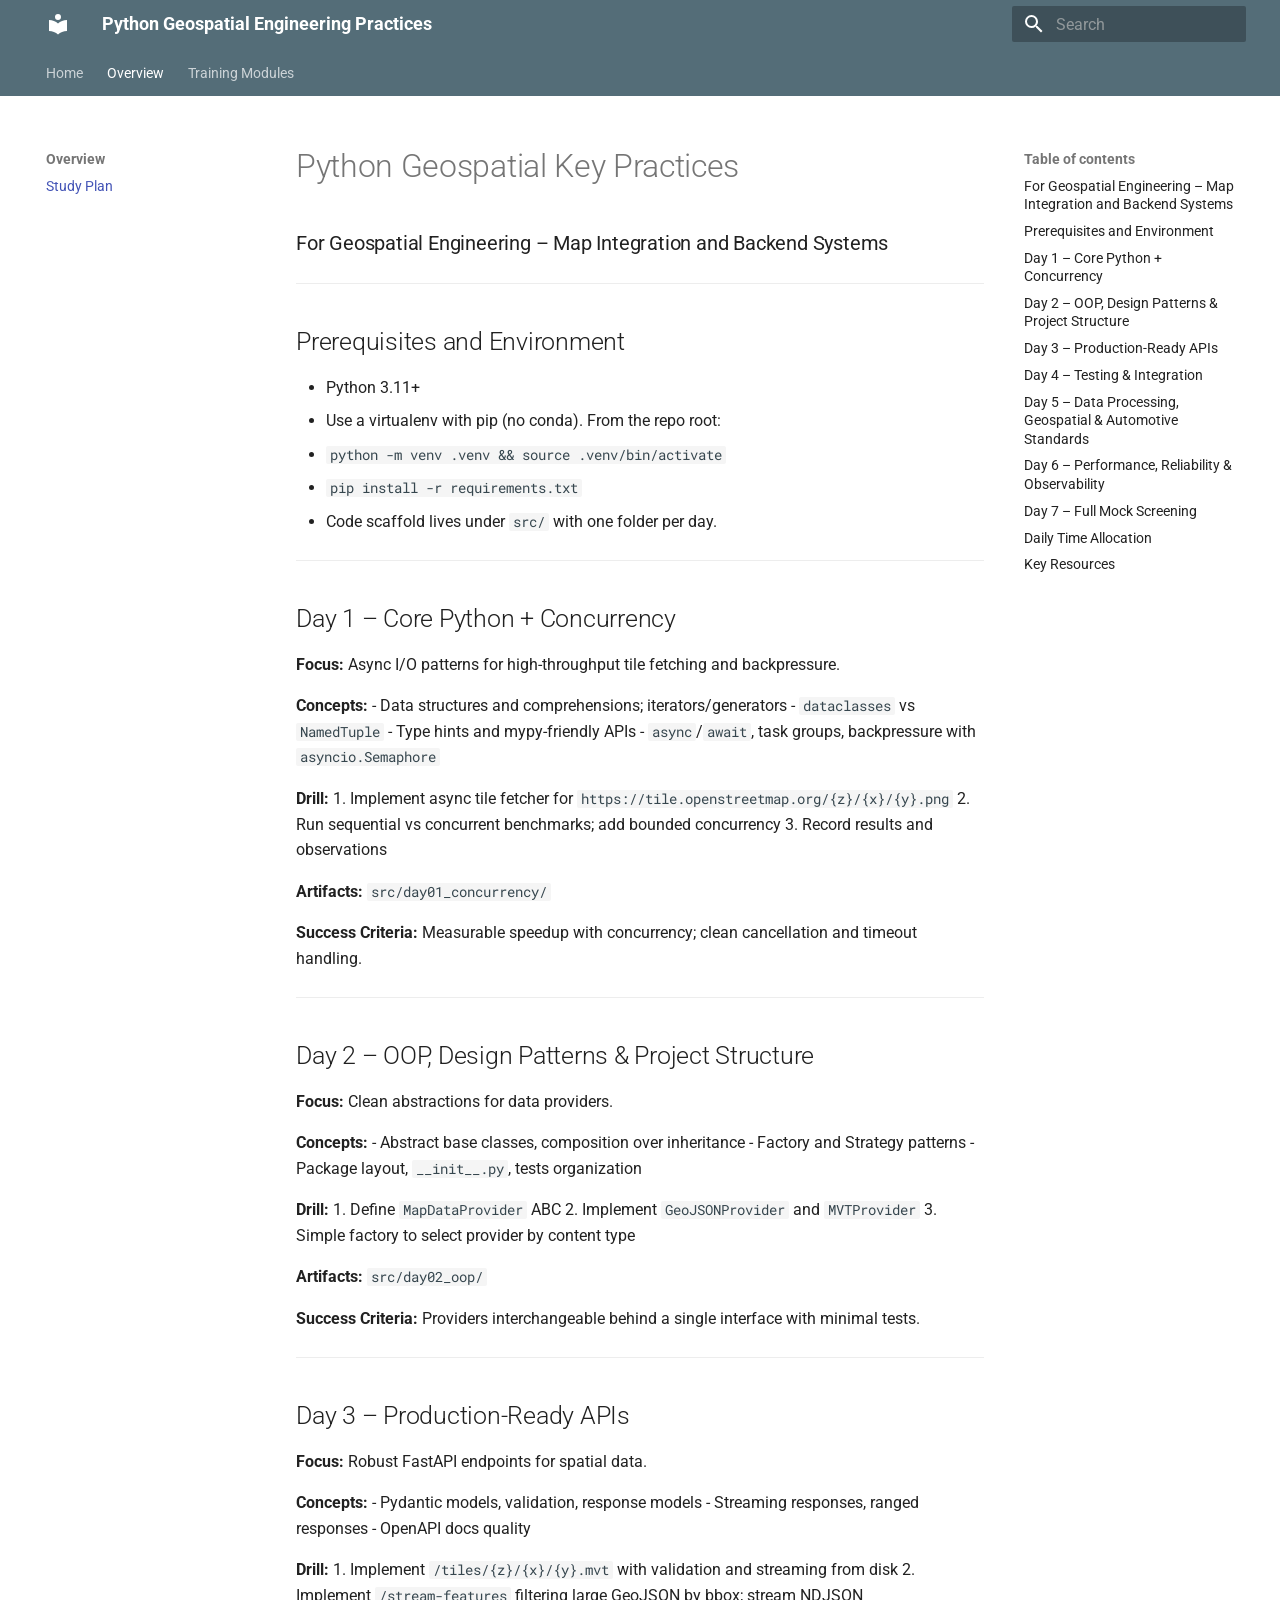
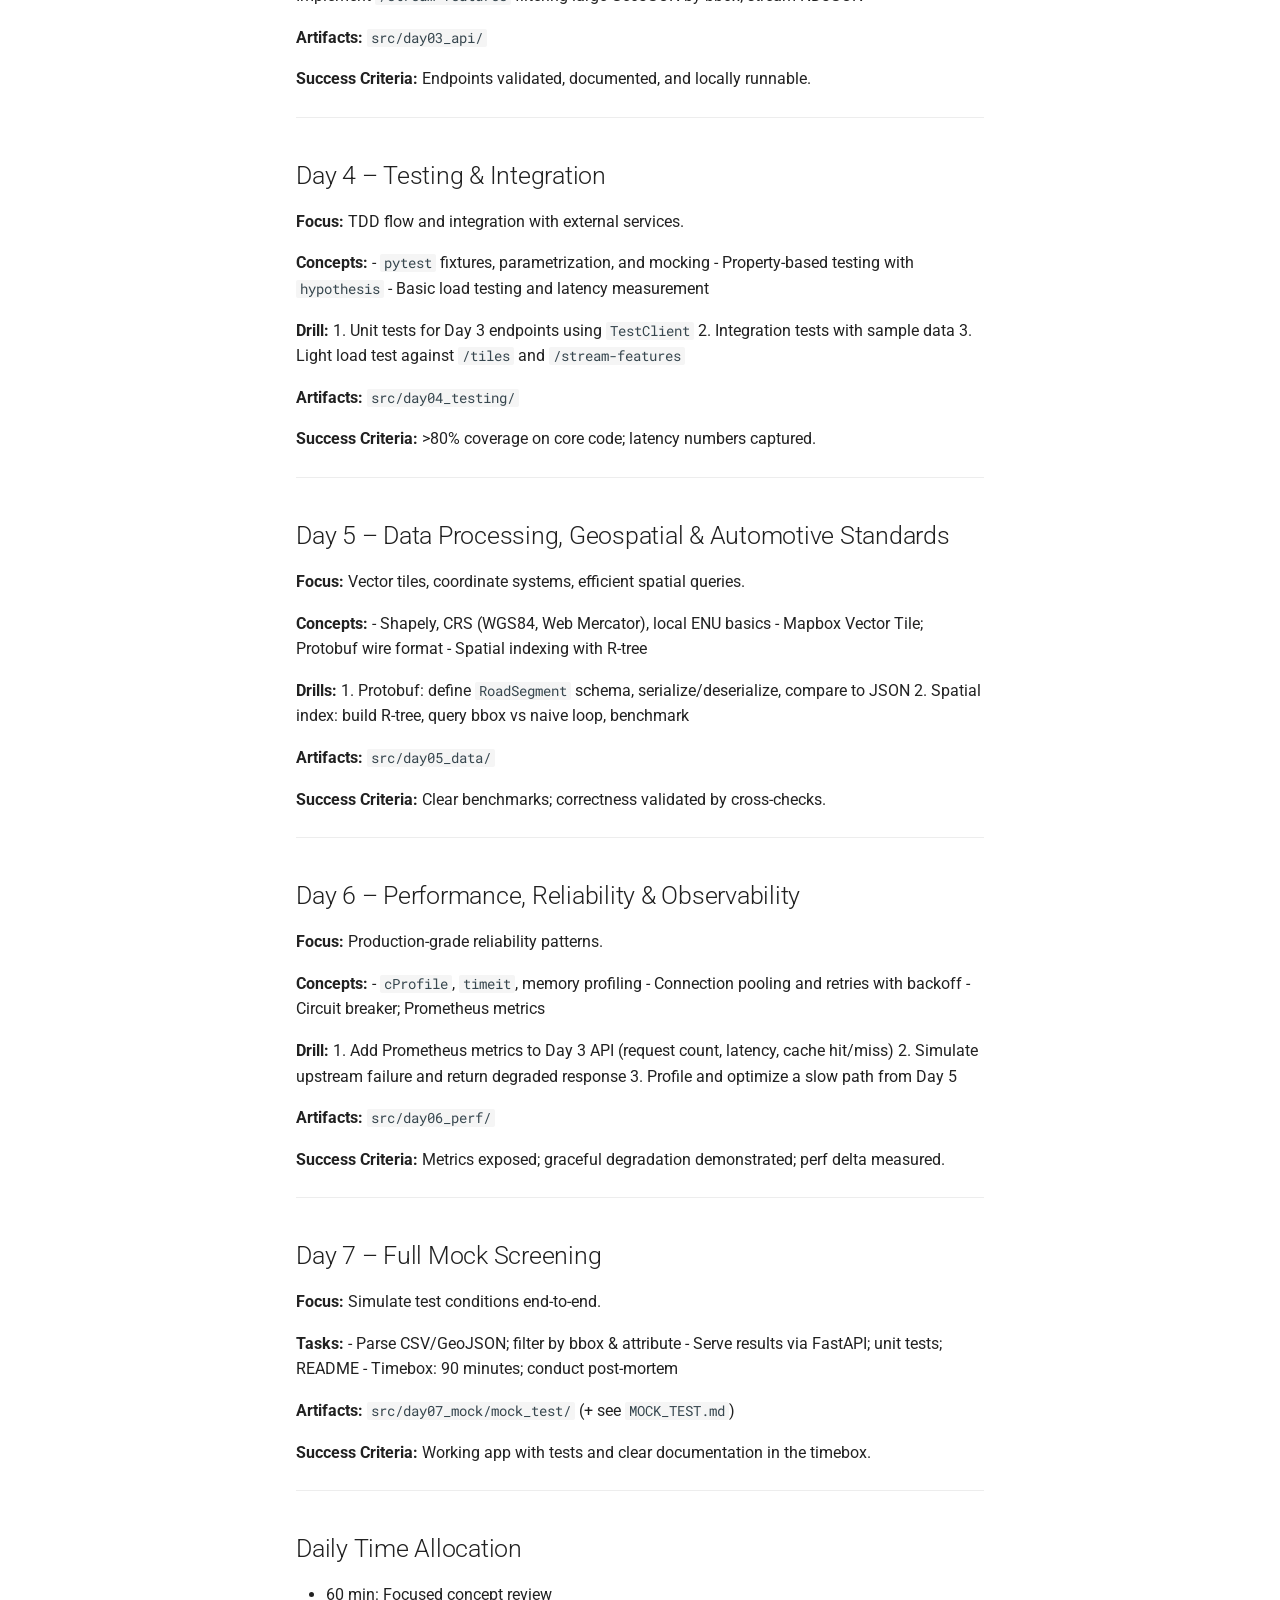
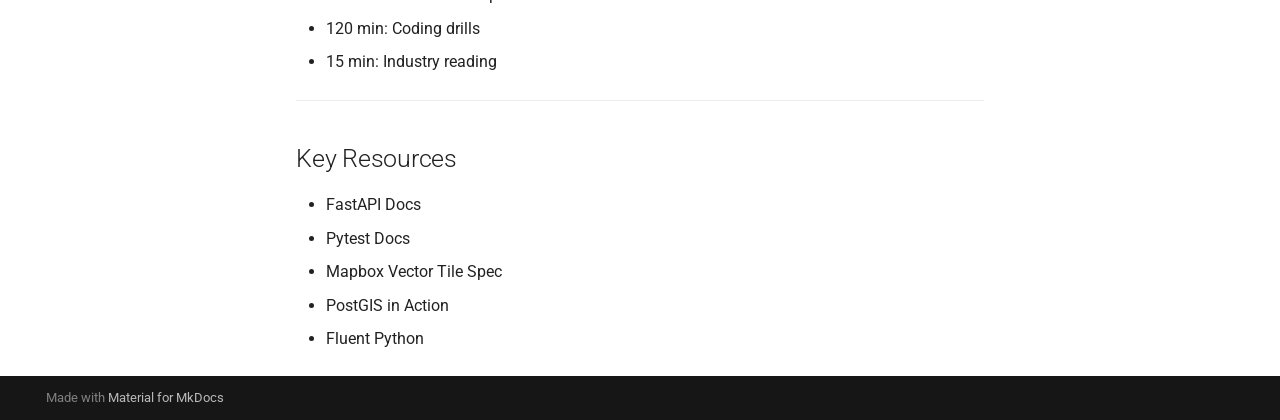
<file: python-prep-site/site/study_plan/index.html>
<!doctype html>
<html lang="en" class="no-js">
  <head>
    
      <meta charset="utf-8">
      <meta name="viewport" content="width=device-width,initial-scale=1">
      
        <meta name="description" content="Practical patterns and drills for high-quality Python development with geospatial data">
      
      
      
      
        <link rel="prev" href="..">
      
      
        <link rel="next" href="../day01_concurrency/">
      
      
      <link rel="icon" href="../assets/images/favicon.png">
      <meta name="generator" content="mkdocs-1.6.1, mkdocs-material-9.6.16">
    
    
      
        <title>Study Plan - Python Geospatial Engineering Practices</title>
      
    
    
      <link rel="stylesheet" href="../assets/stylesheets/main.7e37652d.min.css">
      
        
        <link rel="stylesheet" href="../assets/stylesheets/palette.06af60db.min.css">
      
      


    
    
      
    
    
      
        
        
        <link rel="preconnect" href="https://fonts.gstatic.com" crossorigin>
        <link rel="stylesheet" href="https://fonts.googleapis.com/css?family=Roboto:300,300i,400,400i,700,700i%7CRoboto+Mono:400,400i,700,700i&display=fallback">
        <style>:root{--md-text-font:"Roboto";--md-code-font:"Roboto Mono"}</style>
      
    
    
      <link rel="stylesheet" href="../assets/_mkdocstrings.css">
    
      <link rel="stylesheet" href="../stylesheets/extra.css">
    
    <script>__md_scope=new URL("..",location),__md_hash=e=>[...e].reduce(((e,_)=>(e<<5)-e+_.charCodeAt(0)),0),__md_get=(e,_=localStorage,t=__md_scope)=>JSON.parse(_.getItem(t.pathname+"."+e)),__md_set=(e,_,t=localStorage,a=__md_scope)=>{try{t.setItem(a.pathname+"."+e,JSON.stringify(_))}catch(e){}}</script>
    
      

    
    
    
  </head>
  
  
    
    
      
    
    
    
    
    <body dir="ltr" data-md-color-scheme="default" data-md-color-primary="blue-grey" data-md-color-accent="red">
  
    
    <input class="md-toggle" data-md-toggle="drawer" type="checkbox" id="__drawer" autocomplete="off">
    <input class="md-toggle" data-md-toggle="search" type="checkbox" id="__search" autocomplete="off">
    <label class="md-overlay" for="__drawer"></label>
    <div data-md-component="skip">
      
        
        <a href="#python-geospatial-key-practices" class="md-skip">
          Skip to content
        </a>
      
    </div>
    <div data-md-component="announce">
      
    </div>
    
    
      

<header class="md-header" data-md-component="header">
  <nav class="md-header__inner md-grid" aria-label="Header">
    <a href=".." title="Python Geospatial Engineering Practices" class="md-header__button md-logo" aria-label="Python Geospatial Engineering Practices" data-md-component="logo">
      
  
  <svg xmlns="http://www.w3.org/2000/svg" viewBox="0 0 24 24"><path d="M12 8a3 3 0 0 0 3-3 3 3 0 0 0-3-3 3 3 0 0 0-3 3 3 3 0 0 0 3 3m0 3.54C9.64 9.35 6.5 8 3 8v11c3.5 0 6.64 1.35 9 3.54 2.36-2.19 5.5-3.54 9-3.54V8c-3.5 0-6.64 1.35-9 3.54"/></svg>

    </a>
    <label class="md-header__button md-icon" for="__drawer">
      
      <svg xmlns="http://www.w3.org/2000/svg" viewBox="0 0 24 24"><path d="M3 6h18v2H3zm0 5h18v2H3zm0 5h18v2H3z"/></svg>
    </label>
    <div class="md-header__title" data-md-component="header-title">
      <div class="md-header__ellipsis">
        <div class="md-header__topic">
          <span class="md-ellipsis">
            Python Geospatial Engineering Practices
          </span>
        </div>
        <div class="md-header__topic" data-md-component="header-topic">
          <span class="md-ellipsis">
            
              Study Plan
            
          </span>
        </div>
      </div>
    </div>
    
      
        <form class="md-header__option" data-md-component="palette">
  
    
    
    
    <input class="md-option" data-md-color-media="" data-md-color-scheme="default" data-md-color-primary="blue-grey" data-md-color-accent="red"  aria-hidden="true"  type="radio" name="__palette" id="__palette_0">
    
  
    
    
    
    <input class="md-option" data-md-color-media="" data-md-color-scheme="slate" data-md-color-primary="blue-grey" data-md-color-accent="red"  aria-hidden="true"  type="radio" name="__palette" id="__palette_1">
    
  
</form>
      
    
    
      <script>var palette=__md_get("__palette");if(palette&&palette.color){if("(prefers-color-scheme)"===palette.color.media){var media=matchMedia("(prefers-color-scheme: light)"),input=document.querySelector(media.matches?"[data-md-color-media='(prefers-color-scheme: light)']":"[data-md-color-media='(prefers-color-scheme: dark)']");palette.color.media=input.getAttribute("data-md-color-media"),palette.color.scheme=input.getAttribute("data-md-color-scheme"),palette.color.primary=input.getAttribute("data-md-color-primary"),palette.color.accent=input.getAttribute("data-md-color-accent")}for(var[key,value]of Object.entries(palette.color))document.body.setAttribute("data-md-color-"+key,value)}</script>
    
    
    
      
      
        <label class="md-header__button md-icon" for="__search">
          
          <svg xmlns="http://www.w3.org/2000/svg" viewBox="0 0 24 24"><path d="M9.5 3A6.5 6.5 0 0 1 16 9.5c0 1.61-.59 3.09-1.56 4.23l.27.27h.79l5 5-1.5 1.5-5-5v-.79l-.27-.27A6.52 6.52 0 0 1 9.5 16 6.5 6.5 0 0 1 3 9.5 6.5 6.5 0 0 1 9.5 3m0 2C7 5 5 7 5 9.5S7 14 9.5 14 14 12 14 9.5 12 5 9.5 5"/></svg>
        </label>
        <div class="md-search" data-md-component="search" role="dialog">
  <label class="md-search__overlay" for="__search"></label>
  <div class="md-search__inner" role="search">
    <form class="md-search__form" name="search">
      <input type="text" class="md-search__input" name="query" aria-label="Search" placeholder="Search" autocapitalize="off" autocorrect="off" autocomplete="off" spellcheck="false" data-md-component="search-query" required>
      <label class="md-search__icon md-icon" for="__search">
        
        <svg xmlns="http://www.w3.org/2000/svg" viewBox="0 0 24 24"><path d="M9.5 3A6.5 6.5 0 0 1 16 9.5c0 1.61-.59 3.09-1.56 4.23l.27.27h.79l5 5-1.5 1.5-5-5v-.79l-.27-.27A6.52 6.52 0 0 1 9.5 16 6.5 6.5 0 0 1 3 9.5 6.5 6.5 0 0 1 9.5 3m0 2C7 5 5 7 5 9.5S7 14 9.5 14 14 12 14 9.5 12 5 9.5 5"/></svg>
        
        <svg xmlns="http://www.w3.org/2000/svg" viewBox="0 0 24 24"><path d="M20 11v2H8l5.5 5.5-1.42 1.42L4.16 12l7.92-7.92L13.5 5.5 8 11z"/></svg>
      </label>
      <nav class="md-search__options" aria-label="Search">
        
        <button type="reset" class="md-search__icon md-icon" title="Clear" aria-label="Clear" tabindex="-1">
          
          <svg xmlns="http://www.w3.org/2000/svg" viewBox="0 0 24 24"><path d="M19 6.41 17.59 5 12 10.59 6.41 5 5 6.41 10.59 12 5 17.59 6.41 19 12 13.41 17.59 19 19 17.59 13.41 12z"/></svg>
        </button>
      </nav>
      
        <div class="md-search__suggest" data-md-component="search-suggest"></div>
      
    </form>
    <div class="md-search__output">
      <div class="md-search__scrollwrap" tabindex="0" data-md-scrollfix>
        <div class="md-search-result" data-md-component="search-result">
          <div class="md-search-result__meta">
            Initializing search
          </div>
          <ol class="md-search-result__list" role="presentation"></ol>
        </div>
      </div>
    </div>
  </div>
</div>
      
    
    
  </nav>
  
</header>
    
    <div class="md-container" data-md-component="container">
      
      
        
          
            
<nav class="md-tabs" aria-label="Tabs" data-md-component="tabs">
  <div class="md-grid">
    <ul class="md-tabs__list">
      
        
  
  
  
  
    <li class="md-tabs__item">
      <a href=".." class="md-tabs__link">
        
  
  
    
  
  Home

      </a>
    </li>
  

      
        
  
  
  
    
  
  
    
    
      <li class="md-tabs__item md-tabs__item--active">
        <a href="./" class="md-tabs__link">
          
  
  
  Overview

        </a>
      </li>
    
  

      
        
  
  
  
  
    
    
      
  
  
  
  
    
    
      <li class="md-tabs__item">
        <a href="../day01_concurrency/" class="md-tabs__link">
          
  
  
  Training Modules

        </a>
      </li>
    
  

    
  

      
    </ul>
  </div>
</nav>
          
        
      
      <main class="md-main" data-md-component="main">
        <div class="md-main__inner md-grid">
          
            
              
              <div class="md-sidebar md-sidebar--primary" data-md-component="sidebar" data-md-type="navigation" >
                <div class="md-sidebar__scrollwrap">
                  <div class="md-sidebar__inner">
                    


  


<nav class="md-nav md-nav--primary md-nav--lifted" aria-label="Navigation" data-md-level="0">
  <label class="md-nav__title" for="__drawer">
    <a href=".." title="Python Geospatial Engineering Practices" class="md-nav__button md-logo" aria-label="Python Geospatial Engineering Practices" data-md-component="logo">
      
  
  <svg xmlns="http://www.w3.org/2000/svg" viewBox="0 0 24 24"><path d="M12 8a3 3 0 0 0 3-3 3 3 0 0 0-3-3 3 3 0 0 0-3 3 3 3 0 0 0 3 3m0 3.54C9.64 9.35 6.5 8 3 8v11c3.5 0 6.64 1.35 9 3.54 2.36-2.19 5.5-3.54 9-3.54V8c-3.5 0-6.64 1.35-9 3.54"/></svg>

    </a>
    Python Geospatial Engineering Practices
  </label>
  
  <ul class="md-nav__list" data-md-scrollfix>
    
      
      
  
  
  
  
    <li class="md-nav__item">
      <a href=".." class="md-nav__link">
        
  
  
  <span class="md-ellipsis">
    Home
    
  </span>
  

      </a>
    </li>
  

    
      
      
  
  
    
  
  
  
    
    
    
    
      
        
        
      
      
        
      
    
    
    <li class="md-nav__item md-nav__item--active md-nav__item--section md-nav__item--nested">
      
        
        
        <input class="md-nav__toggle md-toggle " type="checkbox" id="__nav_2" checked>
        
          
          <label class="md-nav__link" for="__nav_2" id="__nav_2_label" tabindex="">
            
  
  
  <span class="md-ellipsis">
    Overview
    
  </span>
  

            <span class="md-nav__icon md-icon"></span>
          </label>
        
        <nav class="md-nav" data-md-level="1" aria-labelledby="__nav_2_label" aria-expanded="true">
          <label class="md-nav__title" for="__nav_2">
            <span class="md-nav__icon md-icon"></span>
            Overview
          </label>
          <ul class="md-nav__list" data-md-scrollfix>
            
              
                
  
  
    
  
  
  
    <li class="md-nav__item md-nav__item--active">
      
      <input class="md-nav__toggle md-toggle" type="checkbox" id="__toc">
      
      
        
      
      
        <label class="md-nav__link md-nav__link--active" for="__toc">
          
  
  
  <span class="md-ellipsis">
    Study Plan
    
  </span>
  

          <span class="md-nav__icon md-icon"></span>
        </label>
      
      <a href="./" class="md-nav__link md-nav__link--active">
        
  
  
  <span class="md-ellipsis">
    Study Plan
    
  </span>
  

      </a>
      
        

<nav class="md-nav md-nav--secondary" aria-label="Table of contents">
  
  
  
    
  
  
    <label class="md-nav__title" for="__toc">
      <span class="md-nav__icon md-icon"></span>
      Table of contents
    </label>
    <ul class="md-nav__list" data-md-component="toc" data-md-scrollfix>
      
        <li class="md-nav__item">
  <a href="#for-geospatial-engineering-map-integration-and-backend-systems" class="md-nav__link">
    <span class="md-ellipsis">
      For Geospatial Engineering – Map Integration and Backend Systems
    </span>
  </a>
  
</li>
      
        <li class="md-nav__item">
  <a href="#prerequisites-and-environment" class="md-nav__link">
    <span class="md-ellipsis">
      Prerequisites and Environment
    </span>
  </a>
  
</li>
      
        <li class="md-nav__item">
  <a href="#day-1-core-python-concurrency" class="md-nav__link">
    <span class="md-ellipsis">
      Day 1 – Core Python + Concurrency
    </span>
  </a>
  
</li>
      
        <li class="md-nav__item">
  <a href="#day-2-oop-design-patterns-project-structure" class="md-nav__link">
    <span class="md-ellipsis">
      Day 2 – OOP, Design Patterns &amp; Project Structure
    </span>
  </a>
  
</li>
      
        <li class="md-nav__item">
  <a href="#day-3-production-ready-apis" class="md-nav__link">
    <span class="md-ellipsis">
      Day 3 – Production-Ready APIs
    </span>
  </a>
  
</li>
      
        <li class="md-nav__item">
  <a href="#day-4-testing-integration" class="md-nav__link">
    <span class="md-ellipsis">
      Day 4 – Testing &amp; Integration
    </span>
  </a>
  
</li>
      
        <li class="md-nav__item">
  <a href="#day-5-data-processing-geospatial-automotive-standards" class="md-nav__link">
    <span class="md-ellipsis">
      Day 5 – Data Processing, Geospatial &amp; Automotive Standards
    </span>
  </a>
  
</li>
      
        <li class="md-nav__item">
  <a href="#day-6-performance-reliability-observability" class="md-nav__link">
    <span class="md-ellipsis">
      Day 6 – Performance, Reliability &amp; Observability
    </span>
  </a>
  
</li>
      
        <li class="md-nav__item">
  <a href="#day-7-full-mock-screening" class="md-nav__link">
    <span class="md-ellipsis">
      Day 7 – Full Mock Screening
    </span>
  </a>
  
</li>
      
        <li class="md-nav__item">
  <a href="#daily-time-allocation" class="md-nav__link">
    <span class="md-ellipsis">
      Daily Time Allocation
    </span>
  </a>
  
</li>
      
        <li class="md-nav__item">
  <a href="#key-resources" class="md-nav__link">
    <span class="md-ellipsis">
      Key Resources
    </span>
  </a>
  
</li>
      
    </ul>
  
</nav>
      
    </li>
  

              
            
          </ul>
        </nav>
      
    </li>
  

    
      
      
  
  
  
  
    
    
    
    
      
      
        
      
    
    
    <li class="md-nav__item md-nav__item--nested">
      
        
        
        <input class="md-nav__toggle md-toggle " type="checkbox" id="__nav_3" >
        
          
          <label class="md-nav__link" for="__nav_3" id="__nav_3_label" tabindex="0">
            
  
  
  <span class="md-ellipsis">
    Training Modules
    
  </span>
  

            <span class="md-nav__icon md-icon"></span>
          </label>
        
        <nav class="md-nav" data-md-level="1" aria-labelledby="__nav_3_label" aria-expanded="false">
          <label class="md-nav__title" for="__nav_3">
            <span class="md-nav__icon md-icon"></span>
            Training Modules
          </label>
          <ul class="md-nav__list" data-md-scrollfix>
            
              
                
  
  
  
  
    
    
    
    
      
      
        
      
    
    
    <li class="md-nav__item md-nav__item--nested">
      
        
        
        <input class="md-nav__toggle md-toggle " type="checkbox" id="__nav_3_1" >
        
          
          <label class="md-nav__link" for="__nav_3_1" id="__nav_3_1_label" tabindex="0">
            
  
  
  <span class="md-ellipsis">
    Day 01 - Concurrency
    
  </span>
  

            <span class="md-nav__icon md-icon"></span>
          </label>
        
        <nav class="md-nav" data-md-level="2" aria-labelledby="__nav_3_1_label" aria-expanded="false">
          <label class="md-nav__title" for="__nav_3_1">
            <span class="md-nav__icon md-icon"></span>
            Day 01 - Concurrency
          </label>
          <ul class="md-nav__list" data-md-scrollfix>
            
              
                
  
  
  
  
    <li class="md-nav__item">
      <a href="../day01_concurrency/" class="md-nav__link">
        
  
  
  <span class="md-ellipsis">
    Overview
    
  </span>
  

      </a>
    </li>
  

              
            
          </ul>
        </nav>
      
    </li>
  

              
            
              
                
  
  
  
  
    
    
    
    
      
      
        
      
    
    
    <li class="md-nav__item md-nav__item--nested">
      
        
        
        <input class="md-nav__toggle md-toggle " type="checkbox" id="__nav_3_2" >
        
          
          <label class="md-nav__link" for="__nav_3_2" id="__nav_3_2_label" tabindex="0">
            
  
  
  <span class="md-ellipsis">
    Day 02 - Oop
    
  </span>
  

            <span class="md-nav__icon md-icon"></span>
          </label>
        
        <nav class="md-nav" data-md-level="2" aria-labelledby="__nav_3_2_label" aria-expanded="false">
          <label class="md-nav__title" for="__nav_3_2">
            <span class="md-nav__icon md-icon"></span>
            Day 02 - Oop
          </label>
          <ul class="md-nav__list" data-md-scrollfix>
            
              
                
  
  
  
  
    <li class="md-nav__item">
      <a href="../day02_oop/" class="md-nav__link">
        
  
  
  <span class="md-ellipsis">
    Overview
    
  </span>
  

      </a>
    </li>
  

              
            
          </ul>
        </nav>
      
    </li>
  

              
            
              
                
  
  
  
  
    
    
    
    
      
      
        
      
    
    
    <li class="md-nav__item md-nav__item--nested">
      
        
        
        <input class="md-nav__toggle md-toggle " type="checkbox" id="__nav_3_3" >
        
          
          <label class="md-nav__link" for="__nav_3_3" id="__nav_3_3_label" tabindex="0">
            
  
  
  <span class="md-ellipsis">
    Day 03 - Api
    
  </span>
  

            <span class="md-nav__icon md-icon"></span>
          </label>
        
        <nav class="md-nav" data-md-level="2" aria-labelledby="__nav_3_3_label" aria-expanded="false">
          <label class="md-nav__title" for="__nav_3_3">
            <span class="md-nav__icon md-icon"></span>
            Day 03 - Api
          </label>
          <ul class="md-nav__list" data-md-scrollfix>
            
              
                
  
  
  
  
    <li class="md-nav__item">
      <a href="../day03_api/" class="md-nav__link">
        
  
  
  <span class="md-ellipsis">
    Overview
    
  </span>
  

      </a>
    </li>
  

              
            
          </ul>
        </nav>
      
    </li>
  

              
            
              
                
  
  
  
  
    
    
    
    
      
      
        
      
    
    
    <li class="md-nav__item md-nav__item--nested">
      
        
        
        <input class="md-nav__toggle md-toggle " type="checkbox" id="__nav_3_4" >
        
          
          <label class="md-nav__link" for="__nav_3_4" id="__nav_3_4_label" tabindex="0">
            
  
  
  <span class="md-ellipsis">
    Day 04 - Testing
    
  </span>
  

            <span class="md-nav__icon md-icon"></span>
          </label>
        
        <nav class="md-nav" data-md-level="2" aria-labelledby="__nav_3_4_label" aria-expanded="false">
          <label class="md-nav__title" for="__nav_3_4">
            <span class="md-nav__icon md-icon"></span>
            Day 04 - Testing
          </label>
          <ul class="md-nav__list" data-md-scrollfix>
            
              
                
  
  
  
  
    <li class="md-nav__item">
      <a href="../day04_testing/" class="md-nav__link">
        
  
  
  <span class="md-ellipsis">
    Overview
    
  </span>
  

      </a>
    </li>
  

              
            
          </ul>
        </nav>
      
    </li>
  

              
            
              
                
  
  
  
  
    
    
    
    
      
      
        
      
    
    
    <li class="md-nav__item md-nav__item--nested">
      
        
        
        <input class="md-nav__toggle md-toggle " type="checkbox" id="__nav_3_5" >
        
          
          <label class="md-nav__link" for="__nav_3_5" id="__nav_3_5_label" tabindex="0">
            
  
  
  <span class="md-ellipsis">
    Day 05 - Data
    
  </span>
  

            <span class="md-nav__icon md-icon"></span>
          </label>
        
        <nav class="md-nav" data-md-level="2" aria-labelledby="__nav_3_5_label" aria-expanded="false">
          <label class="md-nav__title" for="__nav_3_5">
            <span class="md-nav__icon md-icon"></span>
            Day 05 - Data
          </label>
          <ul class="md-nav__list" data-md-scrollfix>
            
              
                
  
  
  
  
    <li class="md-nav__item">
      <a href="../day05_data/" class="md-nav__link">
        
  
  
  <span class="md-ellipsis">
    Overview
    
  </span>
  

      </a>
    </li>
  

              
            
          </ul>
        </nav>
      
    </li>
  

              
            
              
                
  
  
  
  
    
    
    
    
      
      
        
      
    
    
    <li class="md-nav__item md-nav__item--nested">
      
        
        
        <input class="md-nav__toggle md-toggle " type="checkbox" id="__nav_3_6" >
        
          
          <label class="md-nav__link" for="__nav_3_6" id="__nav_3_6_label" tabindex="0">
            
  
  
  <span class="md-ellipsis">
    Day 06 - Perf
    
  </span>
  

            <span class="md-nav__icon md-icon"></span>
          </label>
        
        <nav class="md-nav" data-md-level="2" aria-labelledby="__nav_3_6_label" aria-expanded="false">
          <label class="md-nav__title" for="__nav_3_6">
            <span class="md-nav__icon md-icon"></span>
            Day 06 - Perf
          </label>
          <ul class="md-nav__list" data-md-scrollfix>
            
              
                
  
  
  
  
    <li class="md-nav__item">
      <a href="../day06_perf/" class="md-nav__link">
        
  
  
  <span class="md-ellipsis">
    Overview
    
  </span>
  

      </a>
    </li>
  

              
            
          </ul>
        </nav>
      
    </li>
  

              
            
              
                
  
  
  
  
    
    
    
    
      
      
        
      
    
    
    <li class="md-nav__item md-nav__item--nested">
      
        
        
        <input class="md-nav__toggle md-toggle " type="checkbox" id="__nav_3_7" >
        
          
          <label class="md-nav__link" for="__nav_3_7" id="__nav_3_7_label" tabindex="0">
            
  
  
  <span class="md-ellipsis">
    Day 07 - Mock
    
  </span>
  

            <span class="md-nav__icon md-icon"></span>
          </label>
        
        <nav class="md-nav" data-md-level="2" aria-labelledby="__nav_3_7_label" aria-expanded="false">
          <label class="md-nav__title" for="__nav_3_7">
            <span class="md-nav__icon md-icon"></span>
            Day 07 - Mock
          </label>
          <ul class="md-nav__list" data-md-scrollfix>
            
              
                
  
  
  
  
    <li class="md-nav__item">
      <a href="../day07_mock/" class="md-nav__link">
        
  
  
  <span class="md-ellipsis">
    Overview
    
  </span>
  

      </a>
    </li>
  

              
            
          </ul>
        </nav>
      
    </li>
  

              
            
          </ul>
        </nav>
      
    </li>
  

    
  </ul>
</nav>
                  </div>
                </div>
              </div>
            
            
              
              <div class="md-sidebar md-sidebar--secondary" data-md-component="sidebar" data-md-type="toc" >
                <div class="md-sidebar__scrollwrap">
                  <div class="md-sidebar__inner">
                    

<nav class="md-nav md-nav--secondary" aria-label="Table of contents">
  
  
  
    
  
  
    <label class="md-nav__title" for="__toc">
      <span class="md-nav__icon md-icon"></span>
      Table of contents
    </label>
    <ul class="md-nav__list" data-md-component="toc" data-md-scrollfix>
      
        <li class="md-nav__item">
  <a href="#for-geospatial-engineering-map-integration-and-backend-systems" class="md-nav__link">
    <span class="md-ellipsis">
      For Geospatial Engineering – Map Integration and Backend Systems
    </span>
  </a>
  
</li>
      
        <li class="md-nav__item">
  <a href="#prerequisites-and-environment" class="md-nav__link">
    <span class="md-ellipsis">
      Prerequisites and Environment
    </span>
  </a>
  
</li>
      
        <li class="md-nav__item">
  <a href="#day-1-core-python-concurrency" class="md-nav__link">
    <span class="md-ellipsis">
      Day 1 – Core Python + Concurrency
    </span>
  </a>
  
</li>
      
        <li class="md-nav__item">
  <a href="#day-2-oop-design-patterns-project-structure" class="md-nav__link">
    <span class="md-ellipsis">
      Day 2 – OOP, Design Patterns &amp; Project Structure
    </span>
  </a>
  
</li>
      
        <li class="md-nav__item">
  <a href="#day-3-production-ready-apis" class="md-nav__link">
    <span class="md-ellipsis">
      Day 3 – Production-Ready APIs
    </span>
  </a>
  
</li>
      
        <li class="md-nav__item">
  <a href="#day-4-testing-integration" class="md-nav__link">
    <span class="md-ellipsis">
      Day 4 – Testing &amp; Integration
    </span>
  </a>
  
</li>
      
        <li class="md-nav__item">
  <a href="#day-5-data-processing-geospatial-automotive-standards" class="md-nav__link">
    <span class="md-ellipsis">
      Day 5 – Data Processing, Geospatial &amp; Automotive Standards
    </span>
  </a>
  
</li>
      
        <li class="md-nav__item">
  <a href="#day-6-performance-reliability-observability" class="md-nav__link">
    <span class="md-ellipsis">
      Day 6 – Performance, Reliability &amp; Observability
    </span>
  </a>
  
</li>
      
        <li class="md-nav__item">
  <a href="#day-7-full-mock-screening" class="md-nav__link">
    <span class="md-ellipsis">
      Day 7 – Full Mock Screening
    </span>
  </a>
  
</li>
      
        <li class="md-nav__item">
  <a href="#daily-time-allocation" class="md-nav__link">
    <span class="md-ellipsis">
      Daily Time Allocation
    </span>
  </a>
  
</li>
      
        <li class="md-nav__item">
  <a href="#key-resources" class="md-nav__link">
    <span class="md-ellipsis">
      Key Resources
    </span>
  </a>
  
</li>
      
    </ul>
  
</nav>
                  </div>
                </div>
              </div>
            
          
          
            <div class="md-content" data-md-component="content">
              <article class="md-content__inner md-typeset">
                
                  



<h1 id="python-geospatial-key-practices">Python Geospatial Key Practices</h1>
<h3 id="for-geospatial-engineering-map-integration-and-backend-systems">For Geospatial Engineering – Map Integration and Backend Systems</h3>
<hr />
<h2 id="prerequisites-and-environment">Prerequisites and Environment</h2>
<ul>
<li>Python 3.11+</li>
<li>Use a virtualenv with pip (no conda). From the repo root:</li>
<li><code>python -m venv .venv &amp;&amp; source .venv/bin/activate</code></li>
<li><code>pip install -r requirements.txt</code></li>
<li>Code scaffold lives under <code>src/</code> with one folder per day.</li>
</ul>
<hr />
<h2 id="day-1-core-python-concurrency">Day 1 – Core Python + Concurrency</h2>
<p><strong>Focus:</strong> Async I/O patterns for high-throughput tile fetching and backpressure.</p>
<p><strong>Concepts:</strong>
- Data structures and comprehensions; iterators/generators
- <code>dataclasses</code> vs <code>NamedTuple</code>
- Type hints and mypy-friendly APIs
- <code>async</code>/<code>await</code>, task groups, backpressure with <code>asyncio.Semaphore</code></p>
<p><strong>Drill:</strong>
1. Implement async tile fetcher for <code>https://tile.openstreetmap.org/{z}/{x}/{y}.png</code>
2. Run sequential vs concurrent benchmarks; add bounded concurrency
3. Record results and observations</p>
<p><strong>Artifacts:</strong> <code>src/day01_concurrency/</code></p>
<p><strong>Success Criteria:</strong> Measurable speedup with concurrency; clean cancellation and timeout handling.</p>
<hr />
<h2 id="day-2-oop-design-patterns-project-structure">Day 2 – OOP, Design Patterns &amp; Project Structure</h2>
<p><strong>Focus:</strong> Clean abstractions for data providers.</p>
<p><strong>Concepts:</strong>
- Abstract base classes, composition over inheritance
- Factory and Strategy patterns
- Package layout, <code>__init__.py</code>, tests organization</p>
<p><strong>Drill:</strong>
1. Define <code>MapDataProvider</code> ABC
2. Implement <code>GeoJSONProvider</code> and <code>MVTProvider</code>
3. Simple factory to select provider by content type</p>
<p><strong>Artifacts:</strong> <code>src/day02_oop/</code></p>
<p><strong>Success Criteria:</strong> Providers interchangeable behind a single interface with minimal tests.</p>
<hr />
<h2 id="day-3-production-ready-apis">Day 3 – Production-Ready APIs</h2>
<p><strong>Focus:</strong> Robust FastAPI endpoints for spatial data.</p>
<p><strong>Concepts:</strong>
- Pydantic models, validation, response models
- Streaming responses, ranged responses
- OpenAPI docs quality</p>
<p><strong>Drill:</strong>
1. Implement <code>/tiles/{z}/{x}/{y}.mvt</code> with validation and streaming from disk
2. Implement <code>/stream-features</code> filtering large GeoJSON by bbox; stream NDJSON</p>
<p><strong>Artifacts:</strong> <code>src/day03_api/</code></p>
<p><strong>Success Criteria:</strong> Endpoints validated, documented, and locally runnable.</p>
<hr />
<h2 id="day-4-testing-integration">Day 4 – Testing &amp; Integration</h2>
<p><strong>Focus:</strong> TDD flow and integration with external services.</p>
<p><strong>Concepts:</strong>
- <code>pytest</code> fixtures, parametrization, and mocking
- Property-based testing with <code>hypothesis</code>
- Basic load testing and latency measurement</p>
<p><strong>Drill:</strong>
1. Unit tests for Day 3 endpoints using <code>TestClient</code>
2. Integration tests with sample data
3. Light load test against <code>/tiles</code> and <code>/stream-features</code></p>
<p><strong>Artifacts:</strong> <code>src/day04_testing/</code></p>
<p><strong>Success Criteria:</strong> &gt;80% coverage on core code; latency numbers captured.</p>
<hr />
<h2 id="day-5-data-processing-geospatial-automotive-standards">Day 5 – Data Processing, Geospatial &amp; Automotive Standards</h2>
<p><strong>Focus:</strong> Vector tiles, coordinate systems, efficient spatial queries.</p>
<p><strong>Concepts:</strong>
- Shapely, CRS (WGS84, Web Mercator), local ENU basics
- Mapbox Vector Tile; Protobuf wire format
- Spatial indexing with R-tree</p>
<p><strong>Drills:</strong>
1. Protobuf: define <code>RoadSegment</code> schema, serialize/deserialize, compare to JSON
2. Spatial index: build R-tree, query bbox vs naive loop, benchmark</p>
<p><strong>Artifacts:</strong> <code>src/day05_data/</code></p>
<p><strong>Success Criteria:</strong> Clear benchmarks; correctness validated by cross-checks.</p>
<hr />
<h2 id="day-6-performance-reliability-observability">Day 6 – Performance, Reliability &amp; Observability</h2>
<p><strong>Focus:</strong> Production-grade reliability patterns.</p>
<p><strong>Concepts:</strong>
- <code>cProfile</code>, <code>timeit</code>, memory profiling
- Connection pooling and retries with backoff
- Circuit breaker; Prometheus metrics</p>
<p><strong>Drill:</strong>
1. Add Prometheus metrics to Day 3 API (request count, latency, cache hit/miss)
2. Simulate upstream failure and return degraded response
3. Profile and optimize a slow path from Day 5</p>
<p><strong>Artifacts:</strong> <code>src/day06_perf/</code></p>
<p><strong>Success Criteria:</strong> Metrics exposed; graceful degradation demonstrated; perf delta measured.</p>
<hr />
<h2 id="day-7-full-mock-screening">Day 7 – Full Mock Screening</h2>
<p><strong>Focus:</strong> Simulate test conditions end-to-end.</p>
<p><strong>Tasks:</strong>
- Parse CSV/GeoJSON; filter by bbox &amp; attribute
- Serve results via FastAPI; unit tests; README
- Timebox: 90 minutes; conduct post-mortem</p>
<p><strong>Artifacts:</strong> <code>src/day07_mock/mock_test/</code> (+ see <code>MOCK_TEST.md</code>)</p>
<p><strong>Success Criteria:</strong> Working app with tests and clear documentation in the timebox.</p>
<hr />
<h2 id="daily-time-allocation">Daily Time Allocation</h2>
<ul>
<li>60 min: Focused concept review</li>
<li>120 min: Coding drills</li>
<li>15 min: Industry reading</li>
</ul>
<hr />
<h2 id="key-resources">Key Resources</h2>
<ul>
<li>FastAPI Docs</li>
<li>Pytest Docs</li>
<li>Mapbox Vector Tile Spec</li>
<li>PostGIS in Action</li>
<li>Fluent Python</li>
</ul>












                
              </article>
            </div>
          
          
<script>var target=document.getElementById(location.hash.slice(1));target&&target.name&&(target.checked=target.name.startsWith("__tabbed_"))</script>
        </div>
        
      </main>
      
        <footer class="md-footer">
  
  <div class="md-footer-meta md-typeset">
    <div class="md-footer-meta__inner md-grid">
      <div class="md-copyright">
  
  
    Made with
    <a href="https://squidfunk.github.io/mkdocs-material/" target="_blank" rel="noopener">
      Material for MkDocs
    </a>
  
</div>
      
    </div>
  </div>
</footer>
      
    </div>
    <div class="md-dialog" data-md-component="dialog">
      <div class="md-dialog__inner md-typeset"></div>
    </div>
    
    
    
      
      <script id="__config" type="application/json">{"base": "..", "features": ["navigation.tabs", "navigation.sections", "toc.follow", "search.suggest", "content.code.copy"], "search": "../assets/javascripts/workers/search.d50fe291.min.js", "tags": null, "translations": {"clipboard.copied": "Copied to clipboard", "clipboard.copy": "Copy to clipboard", "search.result.more.one": "1 more on this page", "search.result.more.other": "# more on this page", "search.result.none": "No matching documents", "search.result.one": "1 matching document", "search.result.other": "# matching documents", "search.result.placeholder": "Type to start searching", "search.result.term.missing": "Missing", "select.version": "Select version"}, "version": null}</script>
    
    
      <script src="../assets/javascripts/bundle.50899def.min.js"></script>
      
        <script src="../javascripts/config.js"></script>
      
    
  </body>
</html>
</file>
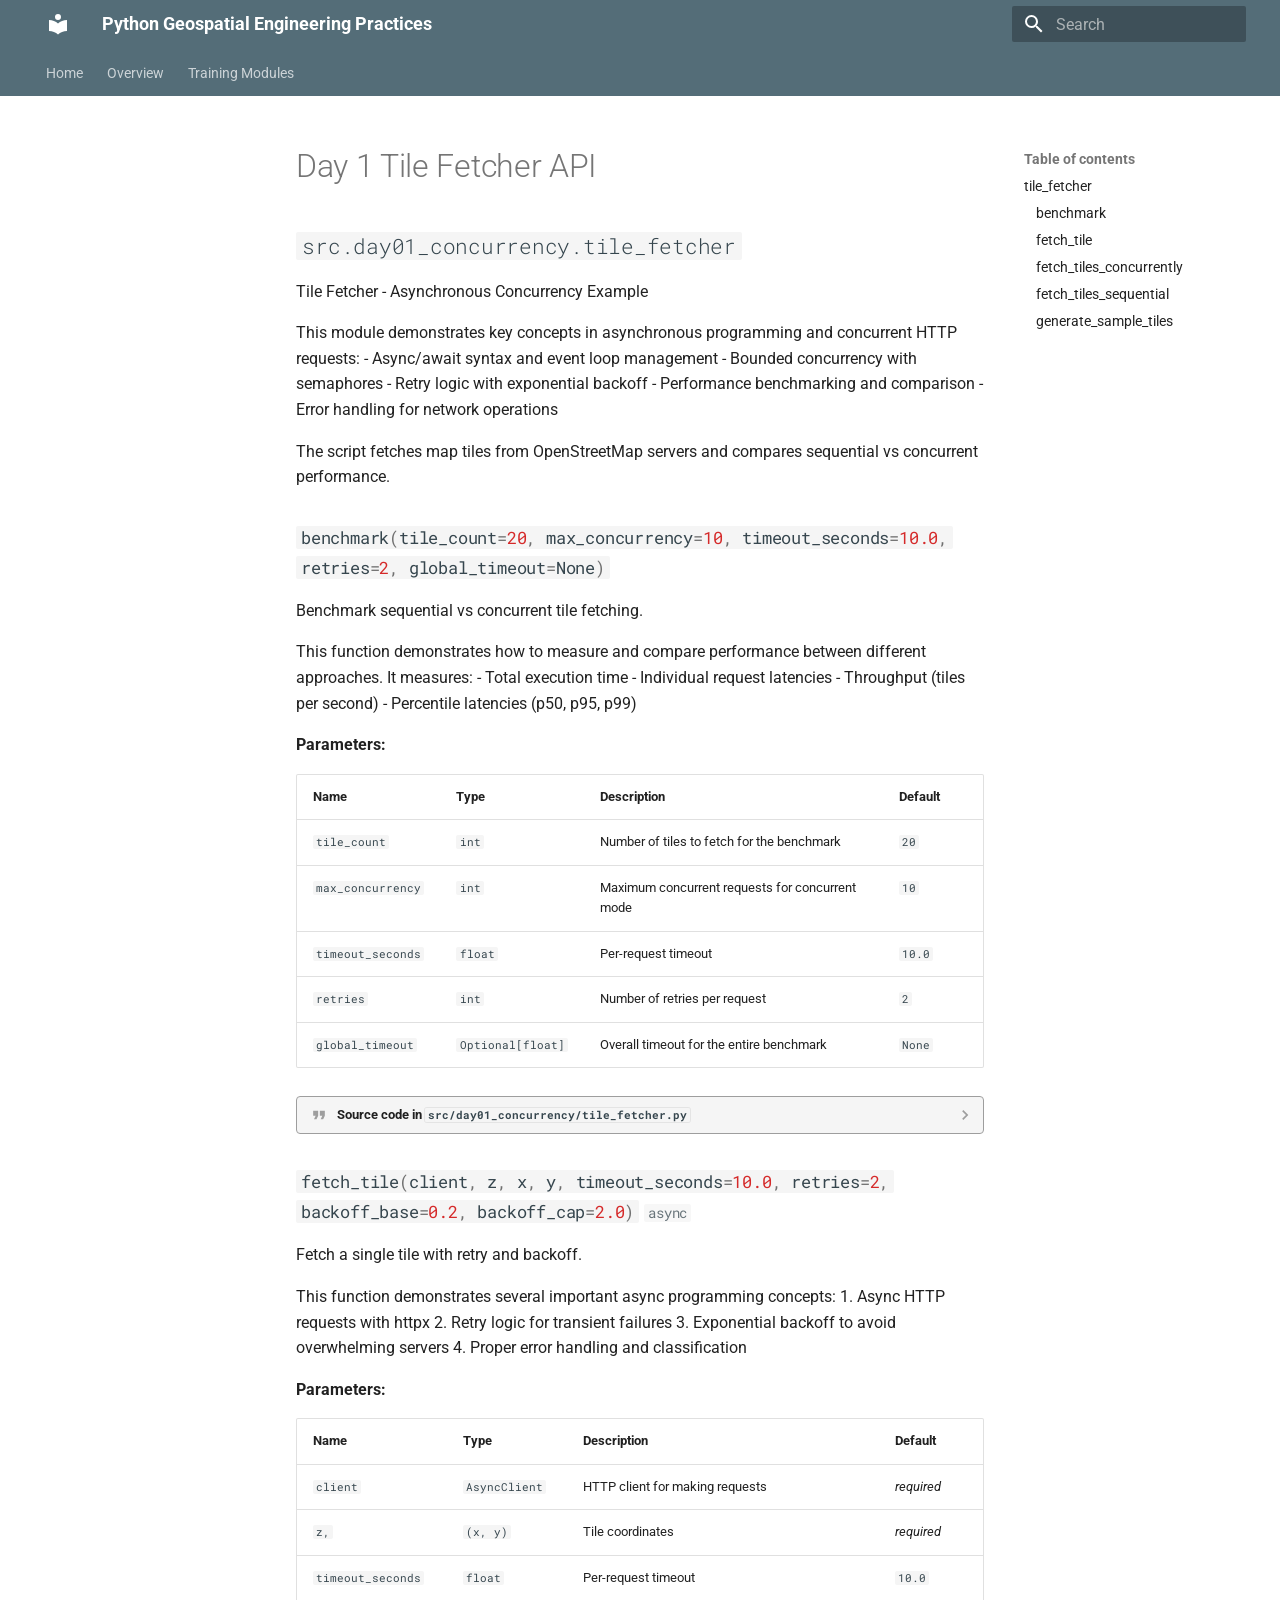
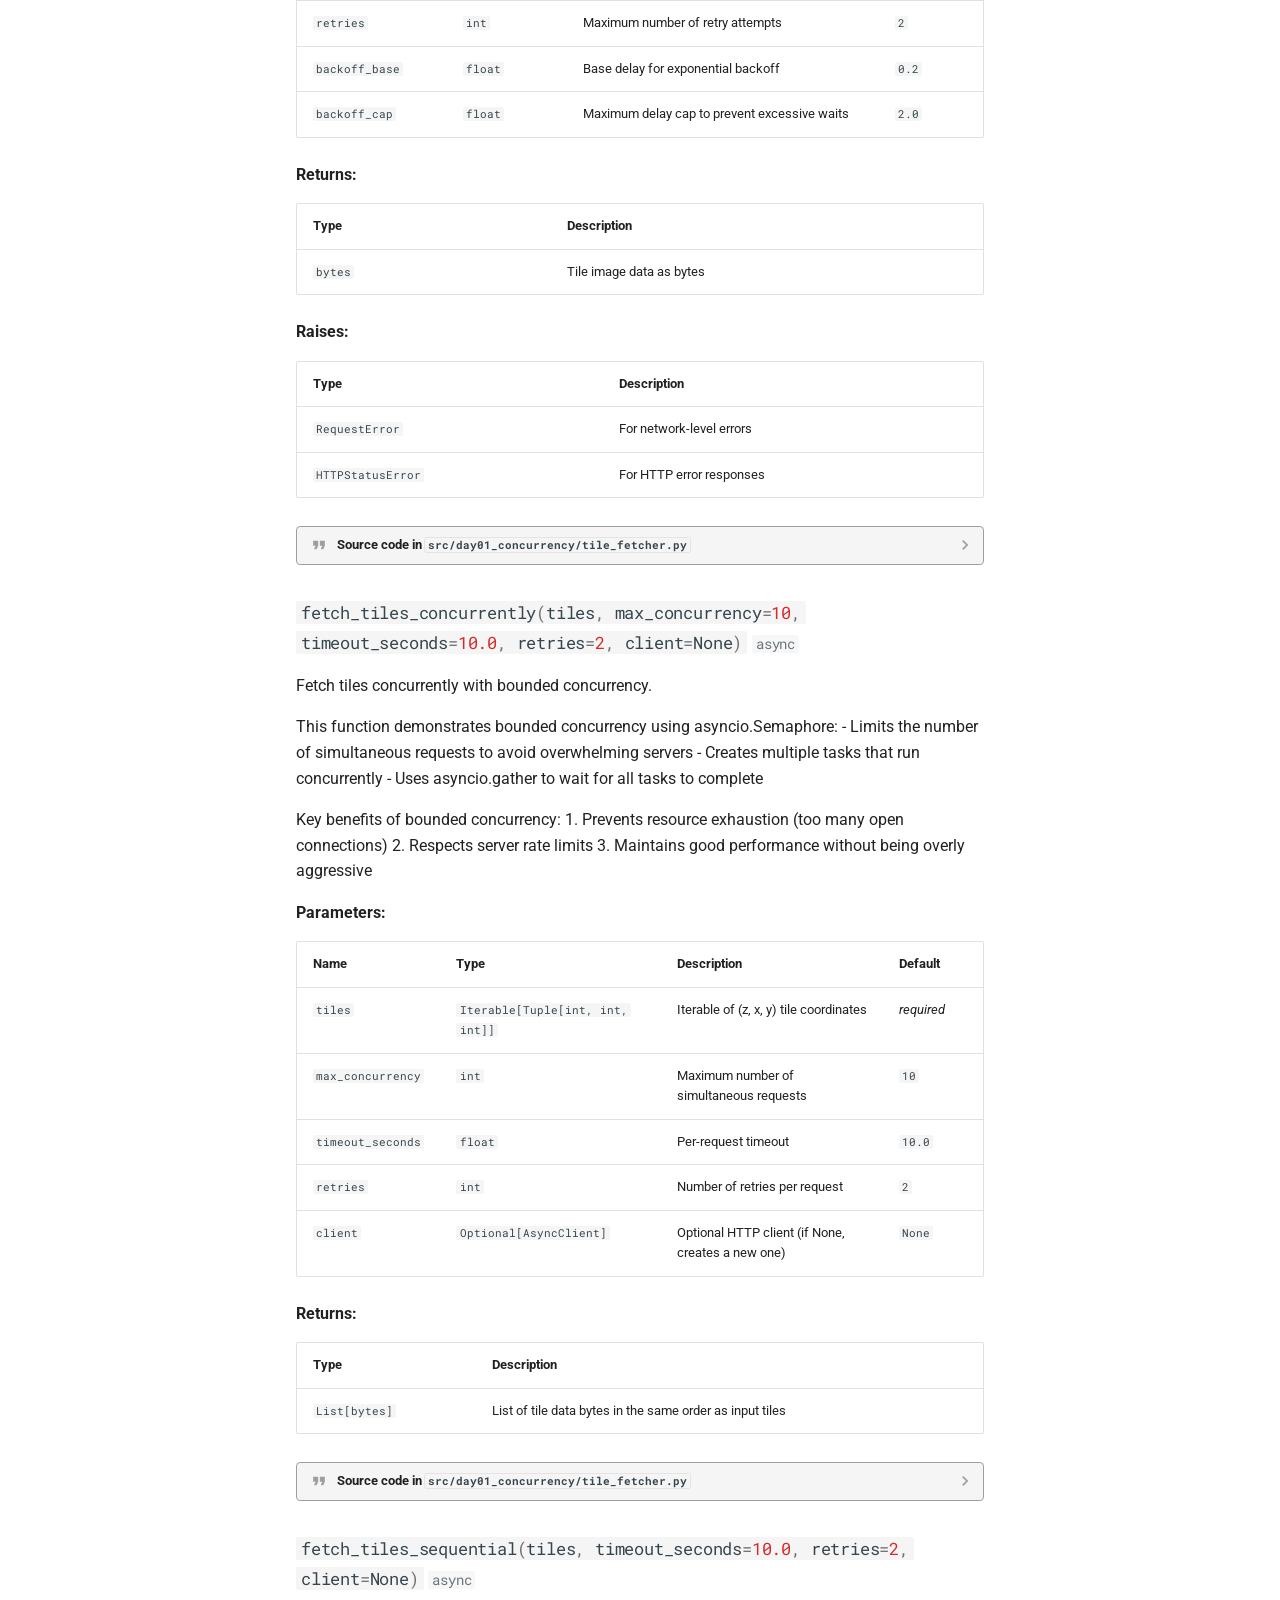
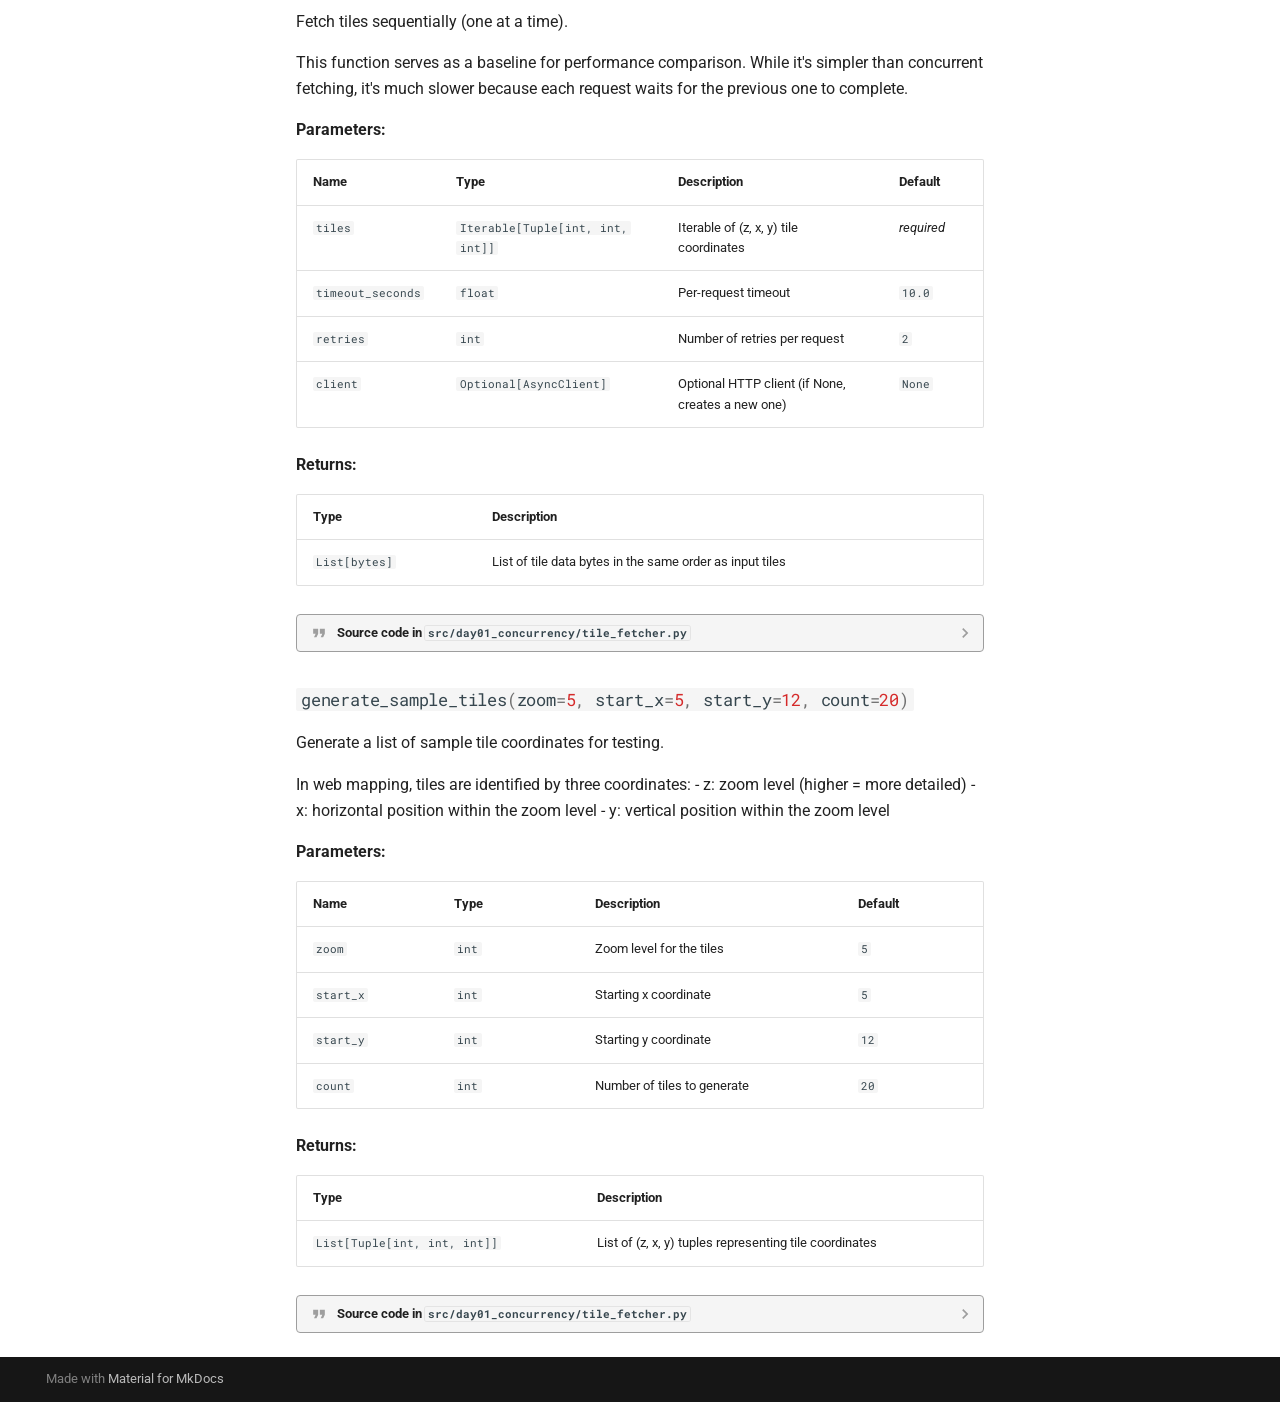
<file: python-prep-site/site/api/day01_tile_fetcher/index.html>
<!doctype html>
<html lang="en" class="no-js">
  <head>
    
      <meta charset="utf-8">
      <meta name="viewport" content="width=device-width,initial-scale=1">
      
        <meta name="description" content="Practical patterns and drills for high-quality Python development with geospatial data">
      
      
      
      
      
      
      <link rel="icon" href="../../assets/images/favicon.png">
      <meta name="generator" content="mkdocs-1.6.1, mkdocs-material-9.6.16">
    
    
      
        <title>Day 1 Tile Fetcher API - Python Geospatial Engineering Practices</title>
      
    
    
      <link rel="stylesheet" href="../../assets/stylesheets/main.7e37652d.min.css">
      
        
        <link rel="stylesheet" href="../../assets/stylesheets/palette.06af60db.min.css">
      
      


    
    
      
    
    
      
        
        
        <link rel="preconnect" href="https://fonts.gstatic.com" crossorigin>
        <link rel="stylesheet" href="https://fonts.googleapis.com/css?family=Roboto:300,300i,400,400i,700,700i%7CRoboto+Mono:400,400i,700,700i&display=fallback">
        <style>:root{--md-text-font:"Roboto";--md-code-font:"Roboto Mono"}</style>
      
    
    
      <link rel="stylesheet" href="../../assets/_mkdocstrings.css">
    
      <link rel="stylesheet" href="../../stylesheets/extra.css">
    
    <script>__md_scope=new URL("../..",location),__md_hash=e=>[...e].reduce(((e,_)=>(e<<5)-e+_.charCodeAt(0)),0),__md_get=(e,_=localStorage,t=__md_scope)=>JSON.parse(_.getItem(t.pathname+"."+e)),__md_set=(e,_,t=localStorage,a=__md_scope)=>{try{t.setItem(a.pathname+"."+e,JSON.stringify(_))}catch(e){}}</script>
    
      

    
    
    
  </head>
  
  
    
    
      
    
    
    
    
    <body dir="ltr" data-md-color-scheme="default" data-md-color-primary="blue-grey" data-md-color-accent="red">
  
    
    <input class="md-toggle" data-md-toggle="drawer" type="checkbox" id="__drawer" autocomplete="off">
    <input class="md-toggle" data-md-toggle="search" type="checkbox" id="__search" autocomplete="off">
    <label class="md-overlay" for="__drawer"></label>
    <div data-md-component="skip">
      
        
        <a href="#day-1-tile-fetcher-api" class="md-skip">
          Skip to content
        </a>
      
    </div>
    <div data-md-component="announce">
      
    </div>
    
    
      

<header class="md-header" data-md-component="header">
  <nav class="md-header__inner md-grid" aria-label="Header">
    <a href="../.." title="Python Geospatial Engineering Practices" class="md-header__button md-logo" aria-label="Python Geospatial Engineering Practices" data-md-component="logo">
      
  
  <svg xmlns="http://www.w3.org/2000/svg" viewBox="0 0 24 24"><path d="M12 8a3 3 0 0 0 3-3 3 3 0 0 0-3-3 3 3 0 0 0-3 3 3 3 0 0 0 3 3m0 3.54C9.64 9.35 6.5 8 3 8v11c3.5 0 6.64 1.35 9 3.54 2.36-2.19 5.5-3.54 9-3.54V8c-3.5 0-6.64 1.35-9 3.54"/></svg>

    </a>
    <label class="md-header__button md-icon" for="__drawer">
      
      <svg xmlns="http://www.w3.org/2000/svg" viewBox="0 0 24 24"><path d="M3 6h18v2H3zm0 5h18v2H3zm0 5h18v2H3z"/></svg>
    </label>
    <div class="md-header__title" data-md-component="header-title">
      <div class="md-header__ellipsis">
        <div class="md-header__topic">
          <span class="md-ellipsis">
            Python Geospatial Engineering Practices
          </span>
        </div>
        <div class="md-header__topic" data-md-component="header-topic">
          <span class="md-ellipsis">
            
              Day 1 Tile Fetcher API
            
          </span>
        </div>
      </div>
    </div>
    
      
        <form class="md-header__option" data-md-component="palette">
  
    
    
    
    <input class="md-option" data-md-color-media="" data-md-color-scheme="default" data-md-color-primary="blue-grey" data-md-color-accent="red"  aria-hidden="true"  type="radio" name="__palette" id="__palette_0">
    
  
    
    
    
    <input class="md-option" data-md-color-media="" data-md-color-scheme="slate" data-md-color-primary="blue-grey" data-md-color-accent="red"  aria-hidden="true"  type="radio" name="__palette" id="__palette_1">
    
  
</form>
      
    
    
      <script>var palette=__md_get("__palette");if(palette&&palette.color){if("(prefers-color-scheme)"===palette.color.media){var media=matchMedia("(prefers-color-scheme: light)"),input=document.querySelector(media.matches?"[data-md-color-media='(prefers-color-scheme: light)']":"[data-md-color-media='(prefers-color-scheme: dark)']");palette.color.media=input.getAttribute("data-md-color-media"),palette.color.scheme=input.getAttribute("data-md-color-scheme"),palette.color.primary=input.getAttribute("data-md-color-primary"),palette.color.accent=input.getAttribute("data-md-color-accent")}for(var[key,value]of Object.entries(palette.color))document.body.setAttribute("data-md-color-"+key,value)}</script>
    
    
    
      
      
        <label class="md-header__button md-icon" for="__search">
          
          <svg xmlns="http://www.w3.org/2000/svg" viewBox="0 0 24 24"><path d="M9.5 3A6.5 6.5 0 0 1 16 9.5c0 1.61-.59 3.09-1.56 4.23l.27.27h.79l5 5-1.5 1.5-5-5v-.79l-.27-.27A6.52 6.52 0 0 1 9.5 16 6.5 6.5 0 0 1 3 9.5 6.5 6.5 0 0 1 9.5 3m0 2C7 5 5 7 5 9.5S7 14 9.5 14 14 12 14 9.5 12 5 9.5 5"/></svg>
        </label>
        <div class="md-search" data-md-component="search" role="dialog">
  <label class="md-search__overlay" for="__search"></label>
  <div class="md-search__inner" role="search">
    <form class="md-search__form" name="search">
      <input type="text" class="md-search__input" name="query" aria-label="Search" placeholder="Search" autocapitalize="off" autocorrect="off" autocomplete="off" spellcheck="false" data-md-component="search-query" required>
      <label class="md-search__icon md-icon" for="__search">
        
        <svg xmlns="http://www.w3.org/2000/svg" viewBox="0 0 24 24"><path d="M9.5 3A6.5 6.5 0 0 1 16 9.5c0 1.61-.59 3.09-1.56 4.23l.27.27h.79l5 5-1.5 1.5-5-5v-.79l-.27-.27A6.52 6.52 0 0 1 9.5 16 6.5 6.5 0 0 1 3 9.5 6.5 6.5 0 0 1 9.5 3m0 2C7 5 5 7 5 9.5S7 14 9.5 14 14 12 14 9.5 12 5 9.5 5"/></svg>
        
        <svg xmlns="http://www.w3.org/2000/svg" viewBox="0 0 24 24"><path d="M20 11v2H8l5.5 5.5-1.42 1.42L4.16 12l7.92-7.92L13.5 5.5 8 11z"/></svg>
      </label>
      <nav class="md-search__options" aria-label="Search">
        
        <button type="reset" class="md-search__icon md-icon" title="Clear" aria-label="Clear" tabindex="-1">
          
          <svg xmlns="http://www.w3.org/2000/svg" viewBox="0 0 24 24"><path d="M19 6.41 17.59 5 12 10.59 6.41 5 5 6.41 10.59 12 5 17.59 6.41 19 12 13.41 17.59 19 19 17.59 13.41 12z"/></svg>
        </button>
      </nav>
      
        <div class="md-search__suggest" data-md-component="search-suggest"></div>
      
    </form>
    <div class="md-search__output">
      <div class="md-search__scrollwrap" tabindex="0" data-md-scrollfix>
        <div class="md-search-result" data-md-component="search-result">
          <div class="md-search-result__meta">
            Initializing search
          </div>
          <ol class="md-search-result__list" role="presentation"></ol>
        </div>
      </div>
    </div>
  </div>
</div>
      
    
    
  </nav>
  
</header>
    
    <div class="md-container" data-md-component="container">
      
      
        
          
            
<nav class="md-tabs" aria-label="Tabs" data-md-component="tabs">
  <div class="md-grid">
    <ul class="md-tabs__list">
      
        
  
  
  
  
    <li class="md-tabs__item">
      <a href="../.." class="md-tabs__link">
        
  
  
    
  
  Home

      </a>
    </li>
  

      
        
  
  
  
  
    
    
      <li class="md-tabs__item">
        <a href="../../study_plan/" class="md-tabs__link">
          
  
  
  Overview

        </a>
      </li>
    
  

      
        
  
  
  
  
    
    
      
  
  
  
  
    
    
      <li class="md-tabs__item">
        <a href="../../day01_concurrency/" class="md-tabs__link">
          
  
  
  Training Modules

        </a>
      </li>
    
  

    
  

      
    </ul>
  </div>
</nav>
          
        
      
      <main class="md-main" data-md-component="main">
        <div class="md-main__inner md-grid">
          
            
              
              <div class="md-sidebar md-sidebar--primary" data-md-component="sidebar" data-md-type="navigation" >
                <div class="md-sidebar__scrollwrap">
                  <div class="md-sidebar__inner">
                    


  


<nav class="md-nav md-nav--primary md-nav--lifted" aria-label="Navigation" data-md-level="0">
  <label class="md-nav__title" for="__drawer">
    <a href="../.." title="Python Geospatial Engineering Practices" class="md-nav__button md-logo" aria-label="Python Geospatial Engineering Practices" data-md-component="logo">
      
  
  <svg xmlns="http://www.w3.org/2000/svg" viewBox="0 0 24 24"><path d="M12 8a3 3 0 0 0 3-3 3 3 0 0 0-3-3 3 3 0 0 0-3 3 3 3 0 0 0 3 3m0 3.54C9.64 9.35 6.5 8 3 8v11c3.5 0 6.64 1.35 9 3.54 2.36-2.19 5.5-3.54 9-3.54V8c-3.5 0-6.64 1.35-9 3.54"/></svg>

    </a>
    Python Geospatial Engineering Practices
  </label>
  
  <ul class="md-nav__list" data-md-scrollfix>
    
      
      
  
  
  
  
    <li class="md-nav__item">
      <a href="../.." class="md-nav__link">
        
  
  
  <span class="md-ellipsis">
    Home
    
  </span>
  

      </a>
    </li>
  

    
      
      
  
  
  
  
    
    
    
    
      
      
        
      
    
    
    <li class="md-nav__item md-nav__item--nested">
      
        
        
        <input class="md-nav__toggle md-toggle " type="checkbox" id="__nav_2" >
        
          
          <label class="md-nav__link" for="__nav_2" id="__nav_2_label" tabindex="0">
            
  
  
  <span class="md-ellipsis">
    Overview
    
  </span>
  

            <span class="md-nav__icon md-icon"></span>
          </label>
        
        <nav class="md-nav" data-md-level="1" aria-labelledby="__nav_2_label" aria-expanded="false">
          <label class="md-nav__title" for="__nav_2">
            <span class="md-nav__icon md-icon"></span>
            Overview
          </label>
          <ul class="md-nav__list" data-md-scrollfix>
            
              
                
  
  
  
  
    <li class="md-nav__item">
      <a href="../../study_plan/" class="md-nav__link">
        
  
  
  <span class="md-ellipsis">
    Study Plan
    
  </span>
  

      </a>
    </li>
  

              
            
          </ul>
        </nav>
      
    </li>
  

    
      
      
  
  
  
  
    
    
    
    
      
      
        
      
    
    
    <li class="md-nav__item md-nav__item--nested">
      
        
        
        <input class="md-nav__toggle md-toggle " type="checkbox" id="__nav_3" >
        
          
          <label class="md-nav__link" for="__nav_3" id="__nav_3_label" tabindex="0">
            
  
  
  <span class="md-ellipsis">
    Training Modules
    
  </span>
  

            <span class="md-nav__icon md-icon"></span>
          </label>
        
        <nav class="md-nav" data-md-level="1" aria-labelledby="__nav_3_label" aria-expanded="false">
          <label class="md-nav__title" for="__nav_3">
            <span class="md-nav__icon md-icon"></span>
            Training Modules
          </label>
          <ul class="md-nav__list" data-md-scrollfix>
            
              
                
  
  
  
  
    
    
    
    
      
      
        
      
    
    
    <li class="md-nav__item md-nav__item--nested">
      
        
        
        <input class="md-nav__toggle md-toggle " type="checkbox" id="__nav_3_1" >
        
          
          <label class="md-nav__link" for="__nav_3_1" id="__nav_3_1_label" tabindex="0">
            
  
  
  <span class="md-ellipsis">
    Day 01 - Concurrency
    
  </span>
  

            <span class="md-nav__icon md-icon"></span>
          </label>
        
        <nav class="md-nav" data-md-level="2" aria-labelledby="__nav_3_1_label" aria-expanded="false">
          <label class="md-nav__title" for="__nav_3_1">
            <span class="md-nav__icon md-icon"></span>
            Day 01 - Concurrency
          </label>
          <ul class="md-nav__list" data-md-scrollfix>
            
              
                
  
  
  
  
    <li class="md-nav__item">
      <a href="../../day01_concurrency/" class="md-nav__link">
        
  
  
  <span class="md-ellipsis">
    Overview
    
  </span>
  

      </a>
    </li>
  

              
            
          </ul>
        </nav>
      
    </li>
  

              
            
              
                
  
  
  
  
    
    
    
    
      
      
        
      
    
    
    <li class="md-nav__item md-nav__item--nested">
      
        
        
        <input class="md-nav__toggle md-toggle " type="checkbox" id="__nav_3_2" >
        
          
          <label class="md-nav__link" for="__nav_3_2" id="__nav_3_2_label" tabindex="0">
            
  
  
  <span class="md-ellipsis">
    Day 02 - Oop
    
  </span>
  

            <span class="md-nav__icon md-icon"></span>
          </label>
        
        <nav class="md-nav" data-md-level="2" aria-labelledby="__nav_3_2_label" aria-expanded="false">
          <label class="md-nav__title" for="__nav_3_2">
            <span class="md-nav__icon md-icon"></span>
            Day 02 - Oop
          </label>
          <ul class="md-nav__list" data-md-scrollfix>
            
              
                
  
  
  
  
    <li class="md-nav__item">
      <a href="../../day02_oop/" class="md-nav__link">
        
  
  
  <span class="md-ellipsis">
    Overview
    
  </span>
  

      </a>
    </li>
  

              
            
          </ul>
        </nav>
      
    </li>
  

              
            
              
                
  
  
  
  
    
    
    
    
      
      
        
      
    
    
    <li class="md-nav__item md-nav__item--nested">
      
        
        
        <input class="md-nav__toggle md-toggle " type="checkbox" id="__nav_3_3" >
        
          
          <label class="md-nav__link" for="__nav_3_3" id="__nav_3_3_label" tabindex="0">
            
  
  
  <span class="md-ellipsis">
    Day 03 - Api
    
  </span>
  

            <span class="md-nav__icon md-icon"></span>
          </label>
        
        <nav class="md-nav" data-md-level="2" aria-labelledby="__nav_3_3_label" aria-expanded="false">
          <label class="md-nav__title" for="__nav_3_3">
            <span class="md-nav__icon md-icon"></span>
            Day 03 - Api
          </label>
          <ul class="md-nav__list" data-md-scrollfix>
            
              
                
  
  
  
  
    <li class="md-nav__item">
      <a href="../../day03_api/" class="md-nav__link">
        
  
  
  <span class="md-ellipsis">
    Overview
    
  </span>
  

      </a>
    </li>
  

              
            
          </ul>
        </nav>
      
    </li>
  

              
            
              
                
  
  
  
  
    
    
    
    
      
      
        
      
    
    
    <li class="md-nav__item md-nav__item--nested">
      
        
        
        <input class="md-nav__toggle md-toggle " type="checkbox" id="__nav_3_4" >
        
          
          <label class="md-nav__link" for="__nav_3_4" id="__nav_3_4_label" tabindex="0">
            
  
  
  <span class="md-ellipsis">
    Day 04 - Testing
    
  </span>
  

            <span class="md-nav__icon md-icon"></span>
          </label>
        
        <nav class="md-nav" data-md-level="2" aria-labelledby="__nav_3_4_label" aria-expanded="false">
          <label class="md-nav__title" for="__nav_3_4">
            <span class="md-nav__icon md-icon"></span>
            Day 04 - Testing
          </label>
          <ul class="md-nav__list" data-md-scrollfix>
            
              
                
  
  
  
  
    <li class="md-nav__item">
      <a href="../../day04_testing/" class="md-nav__link">
        
  
  
  <span class="md-ellipsis">
    Overview
    
  </span>
  

      </a>
    </li>
  

              
            
          </ul>
        </nav>
      
    </li>
  

              
            
              
                
  
  
  
  
    
    
    
    
      
      
        
      
    
    
    <li class="md-nav__item md-nav__item--nested">
      
        
        
        <input class="md-nav__toggle md-toggle " type="checkbox" id="__nav_3_5" >
        
          
          <label class="md-nav__link" for="__nav_3_5" id="__nav_3_5_label" tabindex="0">
            
  
  
  <span class="md-ellipsis">
    Day 05 - Data
    
  </span>
  

            <span class="md-nav__icon md-icon"></span>
          </label>
        
        <nav class="md-nav" data-md-level="2" aria-labelledby="__nav_3_5_label" aria-expanded="false">
          <label class="md-nav__title" for="__nav_3_5">
            <span class="md-nav__icon md-icon"></span>
            Day 05 - Data
          </label>
          <ul class="md-nav__list" data-md-scrollfix>
            
              
                
  
  
  
  
    <li class="md-nav__item">
      <a href="../../day05_data/" class="md-nav__link">
        
  
  
  <span class="md-ellipsis">
    Overview
    
  </span>
  

      </a>
    </li>
  

              
            
          </ul>
        </nav>
      
    </li>
  

              
            
              
                
  
  
  
  
    
    
    
    
      
      
        
      
    
    
    <li class="md-nav__item md-nav__item--nested">
      
        
        
        <input class="md-nav__toggle md-toggle " type="checkbox" id="__nav_3_6" >
        
          
          <label class="md-nav__link" for="__nav_3_6" id="__nav_3_6_label" tabindex="0">
            
  
  
  <span class="md-ellipsis">
    Day 06 - Perf
    
  </span>
  

            <span class="md-nav__icon md-icon"></span>
          </label>
        
        <nav class="md-nav" data-md-level="2" aria-labelledby="__nav_3_6_label" aria-expanded="false">
          <label class="md-nav__title" for="__nav_3_6">
            <span class="md-nav__icon md-icon"></span>
            Day 06 - Perf
          </label>
          <ul class="md-nav__list" data-md-scrollfix>
            
              
                
  
  
  
  
    <li class="md-nav__item">
      <a href="../../day06_perf/" class="md-nav__link">
        
  
  
  <span class="md-ellipsis">
    Overview
    
  </span>
  

      </a>
    </li>
  

              
            
          </ul>
        </nav>
      
    </li>
  

              
            
              
                
  
  
  
  
    
    
    
    
      
      
        
      
    
    
    <li class="md-nav__item md-nav__item--nested">
      
        
        
        <input class="md-nav__toggle md-toggle " type="checkbox" id="__nav_3_7" >
        
          
          <label class="md-nav__link" for="__nav_3_7" id="__nav_3_7_label" tabindex="0">
            
  
  
  <span class="md-ellipsis">
    Day 07 - Mock
    
  </span>
  

            <span class="md-nav__icon md-icon"></span>
          </label>
        
        <nav class="md-nav" data-md-level="2" aria-labelledby="__nav_3_7_label" aria-expanded="false">
          <label class="md-nav__title" for="__nav_3_7">
            <span class="md-nav__icon md-icon"></span>
            Day 07 - Mock
          </label>
          <ul class="md-nav__list" data-md-scrollfix>
            
              
                
  
  
  
  
    <li class="md-nav__item">
      <a href="../../day07_mock/" class="md-nav__link">
        
  
  
  <span class="md-ellipsis">
    Overview
    
  </span>
  

      </a>
    </li>
  

              
            
          </ul>
        </nav>
      
    </li>
  

              
            
          </ul>
        </nav>
      
    </li>
  

    
  </ul>
</nav>
                  </div>
                </div>
              </div>
            
            
              
              <div class="md-sidebar md-sidebar--secondary" data-md-component="sidebar" data-md-type="toc" >
                <div class="md-sidebar__scrollwrap">
                  <div class="md-sidebar__inner">
                    

<nav class="md-nav md-nav--secondary" aria-label="Table of contents">
  
  
  
    
  
  
    <label class="md-nav__title" for="__toc">
      <span class="md-nav__icon md-icon"></span>
      Table of contents
    </label>
    <ul class="md-nav__list" data-md-component="toc" data-md-scrollfix>
      
        <li class="md-nav__item">
  <a href="#src.day01_concurrency.tile_fetcher" class="md-nav__link">
    <span class="md-ellipsis">
      tile_fetcher
    </span>
  </a>
  
    <nav class="md-nav" aria-label="tile_fetcher">
      <ul class="md-nav__list">
        
          <li class="md-nav__item">
  <a href="#src.day01_concurrency.tile_fetcher.benchmark" class="md-nav__link">
    <span class="md-ellipsis">
      benchmark
    </span>
  </a>
  
</li>
        
          <li class="md-nav__item">
  <a href="#src.day01_concurrency.tile_fetcher.fetch_tile" class="md-nav__link">
    <span class="md-ellipsis">
      fetch_tile
    </span>
  </a>
  
</li>
        
          <li class="md-nav__item">
  <a href="#src.day01_concurrency.tile_fetcher.fetch_tiles_concurrently" class="md-nav__link">
    <span class="md-ellipsis">
      fetch_tiles_concurrently
    </span>
  </a>
  
</li>
        
          <li class="md-nav__item">
  <a href="#src.day01_concurrency.tile_fetcher.fetch_tiles_sequential" class="md-nav__link">
    <span class="md-ellipsis">
      fetch_tiles_sequential
    </span>
  </a>
  
</li>
        
          <li class="md-nav__item">
  <a href="#src.day01_concurrency.tile_fetcher.generate_sample_tiles" class="md-nav__link">
    <span class="md-ellipsis">
      generate_sample_tiles
    </span>
  </a>
  
</li>
        
      </ul>
    </nav>
  
</li>
      
    </ul>
  
</nav>
                  </div>
                </div>
              </div>
            
          
          
            <div class="md-content" data-md-component="content">
              <article class="md-content__inner md-typeset">
                
                  



<h1 id="day-1-tile-fetcher-api">Day 1 Tile Fetcher API</h1>


<div class="doc doc-object doc-module">



<h2 id="src.day01_concurrency.tile_fetcher" class="doc doc-heading">
            <code>src.day01_concurrency.tile_fetcher</code>


</h2>

    <div class="doc doc-contents first">

        <p>Tile Fetcher - Asynchronous Concurrency Example</p>
<p>This module demonstrates key concepts in asynchronous programming and concurrent HTTP requests:
- Async/await syntax and event loop management
- Bounded concurrency with semaphores
- Retry logic with exponential backoff
- Performance benchmarking and comparison
- Error handling for network operations</p>
<p>The script fetches map tiles from OpenStreetMap servers and compares sequential vs concurrent performance.</p>









  <div class="doc doc-children">









<div class="doc doc-object doc-function">


<h3 id="src.day01_concurrency.tile_fetcher.benchmark" class="doc doc-heading">
            <code class="highlight language-python"><span class="n">benchmark</span><span class="p">(</span><span class="n">tile_count</span><span class="o">=</span><span class="mi">20</span><span class="p">,</span> <span class="n">max_concurrency</span><span class="o">=</span><span class="mi">10</span><span class="p">,</span> <span class="n">timeout_seconds</span><span class="o">=</span><span class="mf">10.0</span><span class="p">,</span> <span class="n">retries</span><span class="o">=</span><span class="mi">2</span><span class="p">,</span> <span class="n">global_timeout</span><span class="o">=</span><span class="kc">None</span><span class="p">)</span></code>

</h3>


    <div class="doc doc-contents ">

        <p>Benchmark sequential vs concurrent tile fetching.</p>
<p>This function demonstrates how to measure and compare performance
between different approaches. It measures:
- Total execution time
- Individual request latencies
- Throughput (tiles per second)
- Percentile latencies (p50, p95, p99)</p>


<p><span class="doc-section-title">Parameters:</span></p>
    <table>
      <thead>
        <tr>
          <th>Name</th>
          <th>Type</th>
          <th>Description</th>
          <th>Default</th>
        </tr>
      </thead>
      <tbody>
          <tr class="doc-section-item">
            <td>
                <code>tile_count</code>
            </td>
            <td>
                  <code><span title="int">int</span></code>
            </td>
            <td>
              <div class="doc-md-description">
                <p>Number of tiles to fetch for the benchmark</p>
              </div>
            </td>
            <td>
                  <code>20</code>
            </td>
          </tr>
          <tr class="doc-section-item">
            <td>
                <code>max_concurrency</code>
            </td>
            <td>
                  <code><span title="int">int</span></code>
            </td>
            <td>
              <div class="doc-md-description">
                <p>Maximum concurrent requests for concurrent mode</p>
              </div>
            </td>
            <td>
                  <code>10</code>
            </td>
          </tr>
          <tr class="doc-section-item">
            <td>
                <code>timeout_seconds</code>
            </td>
            <td>
                  <code><span title="float">float</span></code>
            </td>
            <td>
              <div class="doc-md-description">
                <p>Per-request timeout</p>
              </div>
            </td>
            <td>
                  <code>10.0</code>
            </td>
          </tr>
          <tr class="doc-section-item">
            <td>
                <code>retries</code>
            </td>
            <td>
                  <code><span title="int">int</span></code>
            </td>
            <td>
              <div class="doc-md-description">
                <p>Number of retries per request</p>
              </div>
            </td>
            <td>
                  <code>2</code>
            </td>
          </tr>
          <tr class="doc-section-item">
            <td>
                <code>global_timeout</code>
            </td>
            <td>
                  <code><span title="typing.Optional">Optional</span>[<span title="float">float</span>]</code>
            </td>
            <td>
              <div class="doc-md-description">
                <p>Overall timeout for the entire benchmark</p>
              </div>
            </td>
            <td>
                  <code>None</code>
            </td>
          </tr>
      </tbody>
    </table>


            <details class="quote">
              <summary>Source code in <code>src/day01_concurrency/tile_fetcher.py</code></summary>
              <div class="highlight"><table class="highlighttable"><tr><td class="linenos"><div class="linenodiv"><pre><span></span><span class="normal">242</span>
<span class="normal">243</span>
<span class="normal">244</span>
<span class="normal">245</span>
<span class="normal">246</span>
<span class="normal">247</span>
<span class="normal">248</span>
<span class="normal">249</span>
<span class="normal">250</span>
<span class="normal">251</span>
<span class="normal">252</span>
<span class="normal">253</span>
<span class="normal">254</span>
<span class="normal">255</span>
<span class="normal">256</span>
<span class="normal">257</span>
<span class="normal">258</span>
<span class="normal">259</span>
<span class="normal">260</span>
<span class="normal">261</span>
<span class="normal">262</span>
<span class="normal">263</span>
<span class="normal">264</span>
<span class="normal">265</span>
<span class="normal">266</span>
<span class="normal">267</span>
<span class="normal">268</span>
<span class="normal">269</span>
<span class="normal">270</span>
<span class="normal">271</span>
<span class="normal">272</span>
<span class="normal">273</span>
<span class="normal">274</span>
<span class="normal">275</span>
<span class="normal">276</span>
<span class="normal">277</span>
<span class="normal">278</span>
<span class="normal">279</span>
<span class="normal">280</span>
<span class="normal">281</span>
<span class="normal">282</span>
<span class="normal">283</span>
<span class="normal">284</span>
<span class="normal">285</span>
<span class="normal">286</span>
<span class="normal">287</span>
<span class="normal">288</span>
<span class="normal">289</span>
<span class="normal">290</span>
<span class="normal">291</span>
<span class="normal">292</span>
<span class="normal">293</span>
<span class="normal">294</span>
<span class="normal">295</span>
<span class="normal">296</span>
<span class="normal">297</span>
<span class="normal">298</span>
<span class="normal">299</span>
<span class="normal">300</span>
<span class="normal">301</span>
<span class="normal">302</span>
<span class="normal">303</span>
<span class="normal">304</span>
<span class="normal">305</span>
<span class="normal">306</span>
<span class="normal">307</span>
<span class="normal">308</span>
<span class="normal">309</span>
<span class="normal">310</span>
<span class="normal">311</span>
<span class="normal">312</span>
<span class="normal">313</span>
<span class="normal">314</span>
<span class="normal">315</span>
<span class="normal">316</span>
<span class="normal">317</span>
<span class="normal">318</span>
<span class="normal">319</span>
<span class="normal">320</span>
<span class="normal">321</span>
<span class="normal">322</span>
<span class="normal">323</span>
<span class="normal">324</span>
<span class="normal">325</span>
<span class="normal">326</span>
<span class="normal">327</span>
<span class="normal">328</span>
<span class="normal">329</span>
<span class="normal">330</span>
<span class="normal">331</span>
<span class="normal">332</span>
<span class="normal">333</span>
<span class="normal">334</span>
<span class="normal">335</span>
<span class="normal">336</span>
<span class="normal">337</span>
<span class="normal">338</span>
<span class="normal">339</span>
<span class="normal">340</span></pre></div></td><td class="code"><div><pre><span></span><code><span class="k">def</span><span class="w"> </span><span class="nf">benchmark</span><span class="p">(</span>
    <span class="n">tile_count</span><span class="p">:</span> <span class="nb">int</span> <span class="o">=</span> <span class="mi">20</span><span class="p">,</span>
    <span class="n">max_concurrency</span><span class="p">:</span> <span class="nb">int</span> <span class="o">=</span> <span class="mi">10</span><span class="p">,</span>
    <span class="n">timeout_seconds</span><span class="p">:</span> <span class="nb">float</span> <span class="o">=</span> <span class="mf">10.0</span><span class="p">,</span>
    <span class="n">retries</span><span class="p">:</span> <span class="nb">int</span> <span class="o">=</span> <span class="mi">2</span><span class="p">,</span>
    <span class="n">global_timeout</span><span class="p">:</span> <span class="n">Optional</span><span class="p">[</span><span class="nb">float</span><span class="p">]</span> <span class="o">=</span> <span class="kc">None</span><span class="p">,</span>
<span class="p">)</span> <span class="o">-&gt;</span> <span class="kc">None</span><span class="p">:</span>
<span class="w">    </span><span class="sd">&quot;&quot;&quot;</span>
<span class="sd">    Benchmark sequential vs concurrent tile fetching.</span>

<span class="sd">    This function demonstrates how to measure and compare performance</span>
<span class="sd">    between different approaches. It measures:</span>
<span class="sd">    - Total execution time</span>
<span class="sd">    - Individual request latencies</span>
<span class="sd">    - Throughput (tiles per second)</span>
<span class="sd">    - Percentile latencies (p50, p95, p99)</span>

<span class="sd">    Args:</span>
<span class="sd">        tile_count: Number of tiles to fetch for the benchmark</span>
<span class="sd">        max_concurrency: Maximum concurrent requests for concurrent mode</span>
<span class="sd">        timeout_seconds: Per-request timeout</span>
<span class="sd">        retries: Number of retries per request</span>
<span class="sd">        global_timeout: Overall timeout for the entire benchmark</span>
<span class="sd">    &quot;&quot;&quot;</span>
    <span class="n">tiles</span> <span class="o">=</span> <span class="n">generate_sample_tiles</span><span class="p">(</span><span class="n">count</span><span class="o">=</span><span class="n">tile_count</span><span class="p">)</span>

    <span class="k">async</span> <span class="k">def</span><span class="w"> </span><span class="nf">collect_latencies_seq</span><span class="p">()</span> <span class="o">-&gt;</span> <span class="n">List</span><span class="p">[</span><span class="nb">float</span><span class="p">]:</span>
<span class="w">        </span><span class="sd">&quot;&quot;&quot;Collect latencies for sequential fetching.&quot;&quot;&quot;</span>
        <span class="n">lats</span><span class="p">:</span> <span class="n">List</span><span class="p">[</span><span class="nb">float</span><span class="p">]</span> <span class="o">=</span> <span class="p">[]</span>
        <span class="k">async</span> <span class="k">with</span> <span class="n">httpx</span><span class="o">.</span><span class="n">AsyncClient</span><span class="p">()</span> <span class="k">as</span> <span class="n">client</span><span class="p">:</span>
            <span class="k">for</span> <span class="n">z</span><span class="p">,</span> <span class="n">x</span><span class="p">,</span> <span class="n">y</span> <span class="ow">in</span> <span class="n">tiles</span><span class="p">:</span>
                <span class="n">start</span> <span class="o">=</span> <span class="n">time</span><span class="o">.</span><span class="n">perf_counter</span><span class="p">()</span>  <span class="c1"># High-precision timer</span>
                <span class="k">await</span> <span class="n">fetch_tile</span><span class="p">(</span><span class="n">client</span><span class="p">,</span> <span class="n">z</span><span class="p">,</span> <span class="n">x</span><span class="p">,</span> <span class="n">y</span><span class="p">,</span> <span class="n">timeout_seconds</span><span class="o">=</span><span class="n">timeout_seconds</span><span class="p">,</span> <span class="n">retries</span><span class="o">=</span><span class="n">retries</span><span class="p">)</span>
                <span class="n">lats</span><span class="o">.</span><span class="n">append</span><span class="p">(</span><span class="n">time</span><span class="o">.</span><span class="n">perf_counter</span><span class="p">()</span> <span class="o">-</span> <span class="n">start</span><span class="p">)</span>
        <span class="k">return</span> <span class="n">lats</span>

    <span class="k">async</span> <span class="k">def</span><span class="w"> </span><span class="nf">collect_latencies_con</span><span class="p">()</span> <span class="o">-&gt;</span> <span class="n">List</span><span class="p">[</span><span class="nb">float</span><span class="p">]:</span>
<span class="w">        </span><span class="sd">&quot;&quot;&quot;Collect latencies for concurrent fetching.&quot;&quot;&quot;</span>
        <span class="n">lats</span><span class="p">:</span> <span class="n">List</span><span class="p">[</span><span class="nb">float</span><span class="p">]</span> <span class="o">=</span> <span class="p">[]</span>
        <span class="n">sem</span> <span class="o">=</span> <span class="n">asyncio</span><span class="o">.</span><span class="n">Semaphore</span><span class="p">(</span><span class="n">max_concurrency</span><span class="p">)</span>
        <span class="k">async</span> <span class="k">with</span> <span class="n">httpx</span><span class="o">.</span><span class="n">AsyncClient</span><span class="p">()</span> <span class="k">as</span> <span class="n">client</span><span class="p">:</span>
            <span class="k">async</span> <span class="k">def</span><span class="w"> </span><span class="nf">one</span><span class="p">(</span><span class="n">z</span><span class="p">:</span> <span class="nb">int</span><span class="p">,</span> <span class="n">x</span><span class="p">:</span> <span class="nb">int</span><span class="p">,</span> <span class="n">y</span><span class="p">:</span> <span class="nb">int</span><span class="p">)</span> <span class="o">-&gt;</span> <span class="kc">None</span><span class="p">:</span>
<span class="w">                </span><span class="sd">&quot;&quot;&quot;Fetch one tile and record its latency.&quot;&quot;&quot;</span>
                <span class="k">async</span> <span class="k">with</span> <span class="n">sem</span><span class="p">:</span>
                    <span class="n">start</span> <span class="o">=</span> <span class="n">time</span><span class="o">.</span><span class="n">perf_counter</span><span class="p">()</span>
                    <span class="k">await</span> <span class="n">fetch_tile</span><span class="p">(</span><span class="n">client</span><span class="p">,</span> <span class="n">z</span><span class="p">,</span> <span class="n">x</span><span class="p">,</span> <span class="n">y</span><span class="p">,</span> <span class="n">timeout_seconds</span><span class="o">=</span><span class="n">timeout_seconds</span><span class="p">,</span> <span class="n">retries</span><span class="o">=</span><span class="n">retries</span><span class="p">)</span>
                    <span class="n">lats</span><span class="o">.</span><span class="n">append</span><span class="p">(</span><span class="n">time</span><span class="o">.</span><span class="n">perf_counter</span><span class="p">()</span> <span class="o">-</span> <span class="n">start</span><span class="p">)</span>

            <span class="c1"># Create and run all tasks concurrently</span>
            <span class="k">await</span> <span class="n">asyncio</span><span class="o">.</span><span class="n">gather</span><span class="p">(</span><span class="o">*</span><span class="p">(</span><span class="n">one</span><span class="p">(</span><span class="n">z</span><span class="p">,</span> <span class="n">x</span><span class="p">,</span> <span class="n">y</span><span class="p">)</span> <span class="k">for</span> <span class="n">z</span><span class="p">,</span> <span class="n">x</span><span class="p">,</span> <span class="n">y</span> <span class="ow">in</span> <span class="n">tiles</span><span class="p">))</span>
        <span class="k">return</span> <span class="n">lats</span>

    <span class="k">def</span><span class="w"> </span><span class="nf">run</span><span class="p">(</span><span class="n">coro</span><span class="p">):</span>
<span class="w">        </span><span class="sd">&quot;&quot;&quot;Run a coroutine with optional global timeout.&quot;&quot;&quot;</span>
        <span class="k">if</span> <span class="n">global_timeout</span> <span class="ow">is</span> <span class="kc">None</span><span class="p">:</span>
            <span class="k">return</span> <span class="n">asyncio</span><span class="o">.</span><span class="n">run</span><span class="p">(</span><span class="n">coro</span><span class="p">)</span>
        <span class="k">try</span><span class="p">:</span>
            <span class="c1"># Apply global timeout to prevent hanging benchmarks</span>
            <span class="k">return</span> <span class="n">asyncio</span><span class="o">.</span><span class="n">run</span><span class="p">(</span><span class="n">asyncio</span><span class="o">.</span><span class="n">wait_for</span><span class="p">(</span><span class="n">coro</span><span class="p">,</span> <span class="n">timeout</span><span class="o">=</span><span class="n">global_timeout</span><span class="p">))</span>
        <span class="k">except</span> <span class="n">asyncio</span><span class="o">.</span><span class="n">TimeoutError</span><span class="p">:</span>
            <span class="nb">print</span><span class="p">(</span><span class="s2">&quot;Global timeout reached; partial results shown.&quot;</span><span class="p">)</span>
            <span class="k">return</span> <span class="p">[]</span>

    <span class="c1"># Benchmark sequential approach</span>
    <span class="nb">print</span><span class="p">(</span><span class="sa">f</span><span class="s2">&quot;Benchmarking </span><span class="si">{</span><span class="n">tile_count</span><span class="si">}</span><span class="s2"> tiles...&quot;</span><span class="p">)</span>
    <span class="n">seq_start</span> <span class="o">=</span> <span class="n">time</span><span class="o">.</span><span class="n">perf_counter</span><span class="p">()</span>
    <span class="n">seq_lats</span> <span class="o">=</span> <span class="n">run</span><span class="p">(</span><span class="n">collect_latencies_seq</span><span class="p">())</span>
    <span class="n">seq_time</span> <span class="o">=</span> <span class="n">time</span><span class="o">.</span><span class="n">perf_counter</span><span class="p">()</span> <span class="o">-</span> <span class="n">seq_start</span>

    <span class="c1"># Benchmark concurrent approach</span>
    <span class="n">con_start</span> <span class="o">=</span> <span class="n">time</span><span class="o">.</span><span class="n">perf_counter</span><span class="p">()</span>
    <span class="n">con_lats</span> <span class="o">=</span> <span class="n">run</span><span class="p">(</span><span class="n">collect_latencies_con</span><span class="p">())</span>
    <span class="n">con_time</span> <span class="o">=</span> <span class="n">time</span><span class="o">.</span><span class="n">perf_counter</span><span class="p">()</span> <span class="o">-</span> <span class="n">con_start</span>

    <span class="k">def</span><span class="w"> </span><span class="nf">stats</span><span class="p">(</span><span class="n">name</span><span class="p">:</span> <span class="nb">str</span><span class="p">,</span> <span class="n">lats</span><span class="p">:</span> <span class="n">List</span><span class="p">[</span><span class="nb">float</span><span class="p">],</span> <span class="n">total</span><span class="p">:</span> <span class="nb">float</span><span class="p">)</span> <span class="o">-&gt;</span> <span class="kc">None</span><span class="p">:</span>
<span class="w">        </span><span class="sd">&quot;&quot;&quot;Print performance statistics for a benchmark run.&quot;&quot;&quot;</span>
        <span class="k">if</span> <span class="ow">not</span> <span class="n">lats</span><span class="p">:</span>
            <span class="nb">print</span><span class="p">(</span><span class="sa">f</span><span class="s2">&quot;</span><span class="si">{</span><span class="n">name</span><span class="si">}</span><span class="s2">: no results&quot;</span><span class="p">)</span>
            <span class="k">return</span>

        <span class="c1"># Calculate throughput (tiles per second)</span>
        <span class="n">thr</span> <span class="o">=</span> <span class="nb">len</span><span class="p">(</span><span class="n">lats</span><span class="p">)</span> <span class="o">/</span> <span class="n">total</span> <span class="k">if</span> <span class="n">total</span> <span class="o">&gt;</span> <span class="mi">0</span> <span class="k">else</span> <span class="mi">0</span>

        <span class="c1"># Print comprehensive performance metrics</span>
        <span class="nb">print</span><span class="p">(</span>
            <span class="sa">f</span><span class="s2">&quot;</span><span class="si">{</span><span class="n">name</span><span class="si">}</span><span class="s2">: </span><span class="si">{</span><span class="nb">len</span><span class="p">(</span><span class="n">lats</span><span class="p">)</span><span class="si">}</span><span class="s2"> tiles in </span><span class="si">{</span><span class="n">total</span><span class="si">:</span><span class="s2">.2f</span><span class="si">}</span><span class="s2">s | throughput=</span><span class="si">{</span><span class="n">thr</span><span class="si">:</span><span class="s2">.2f</span><span class="si">}</span><span class="s2"> tps | &quot;</span>
            <span class="sa">f</span><span class="s2">&quot;p50=</span><span class="si">{</span><span class="n">_percentile</span><span class="p">(</span><span class="n">lats</span><span class="p">,</span><span class="mi">50</span><span class="p">)</span><span class="o">*</span><span class="mi">1000</span><span class="si">:</span><span class="s2">.0f</span><span class="si">}</span><span class="s2">ms p95=</span><span class="si">{</span><span class="n">_percentile</span><span class="p">(</span><span class="n">lats</span><span class="p">,</span><span class="mi">95</span><span class="p">)</span><span class="o">*</span><span class="mi">1000</span><span class="si">:</span><span class="s2">.0f</span><span class="si">}</span><span class="s2">ms &quot;</span>
            <span class="sa">f</span><span class="s2">&quot;p99=</span><span class="si">{</span><span class="n">_percentile</span><span class="p">(</span><span class="n">lats</span><span class="p">,</span><span class="mi">99</span><span class="p">)</span><span class="o">*</span><span class="mi">1000</span><span class="si">:</span><span class="s2">.0f</span><span class="si">}</span><span class="s2">ms median=</span><span class="si">{</span><span class="n">median</span><span class="p">(</span><span class="n">lats</span><span class="p">)</span><span class="o">*</span><span class="mi">1000</span><span class="si">:</span><span class="s2">.0f</span><span class="si">}</span><span class="s2">ms&quot;</span>
        <span class="p">)</span>

    <span class="c1"># Display results</span>
    <span class="nb">print</span><span class="p">(</span><span class="s2">&quot;</span><span class="se">\n</span><span class="s2">&quot;</span> <span class="o">+</span> <span class="s2">&quot;=&quot;</span><span class="o">*</span><span class="mi">60</span><span class="p">)</span>
    <span class="n">stats</span><span class="p">(</span><span class="s2">&quot;Sequential&quot;</span><span class="p">,</span> <span class="n">seq_lats</span><span class="p">,</span> <span class="n">seq_time</span><span class="p">)</span>
    <span class="n">stats</span><span class="p">(</span><span class="s2">&quot;Concurrent&quot;</span><span class="p">,</span> <span class="n">con_lats</span><span class="p">,</span> <span class="n">con_time</span><span class="p">)</span>

    <span class="c1"># Show performance improvement</span>
    <span class="k">if</span> <span class="n">seq_time</span> <span class="o">&gt;</span> <span class="mi">0</span> <span class="ow">and</span> <span class="n">con_time</span> <span class="o">&gt;</span> <span class="mi">0</span><span class="p">:</span>
        <span class="n">speedup</span> <span class="o">=</span> <span class="n">seq_time</span> <span class="o">/</span> <span class="n">con_time</span>
        <span class="nb">print</span><span class="p">(</span><span class="sa">f</span><span class="s2">&quot;</span><span class="se">\n</span><span class="s2">Concurrent fetching is </span><span class="si">{</span><span class="n">speedup</span><span class="si">:</span><span class="s2">.1f</span><span class="si">}</span><span class="s2">x faster than sequential&quot;</span><span class="p">)</span>
</code></pre></div></td></tr></table></div>
            </details>
    </div>

</div>

<div class="doc doc-object doc-function">


<h3 id="src.day01_concurrency.tile_fetcher.fetch_tile" class="doc doc-heading">
            <code class="highlight language-python"><span class="n">fetch_tile</span><span class="p">(</span><span class="n">client</span><span class="p">,</span> <span class="n">z</span><span class="p">,</span> <span class="n">x</span><span class="p">,</span> <span class="n">y</span><span class="p">,</span> <span class="n">timeout_seconds</span><span class="o">=</span><span class="mf">10.0</span><span class="p">,</span> <span class="n">retries</span><span class="o">=</span><span class="mi">2</span><span class="p">,</span> <span class="n">backoff_base</span><span class="o">=</span><span class="mf">0.2</span><span class="p">,</span> <span class="n">backoff_cap</span><span class="o">=</span><span class="mf">2.0</span><span class="p">)</span></code>

  <span class="doc doc-labels">
      <small class="doc doc-label doc-label-async"><code>async</code></small>
  </span>

</h3>


    <div class="doc doc-contents ">

        <p>Fetch a single tile with retry and backoff.</p>
<p>This function demonstrates several important async programming concepts:
1. Async HTTP requests with httpx
2. Retry logic for transient failures
3. Exponential backoff to avoid overwhelming servers
4. Proper error handling and classification</p>


<p><span class="doc-section-title">Parameters:</span></p>
    <table>
      <thead>
        <tr>
          <th>Name</th>
          <th>Type</th>
          <th>Description</th>
          <th>Default</th>
        </tr>
      </thead>
      <tbody>
          <tr class="doc-section-item">
            <td>
                <code>client</code>
            </td>
            <td>
                  <code><span title="httpx.AsyncClient">AsyncClient</span></code>
            </td>
            <td>
              <div class="doc-md-description">
                <p>HTTP client for making requests</p>
              </div>
            </td>
            <td>
                <em>required</em>
            </td>
          </tr>
          <tr class="doc-section-item">
            <td>
                <code>z,</code>
            </td>
            <td>
                  <code>(<span title="x">x</span>, <span title="y">y</span>)</code>
            </td>
            <td>
              <div class="doc-md-description">
                <p>Tile coordinates</p>
              </div>
            </td>
            <td>
                <em>required</em>
            </td>
          </tr>
          <tr class="doc-section-item">
            <td>
                <code>timeout_seconds</code>
            </td>
            <td>
                  <code><span title="float">float</span></code>
            </td>
            <td>
              <div class="doc-md-description">
                <p>Per-request timeout</p>
              </div>
            </td>
            <td>
                  <code>10.0</code>
            </td>
          </tr>
          <tr class="doc-section-item">
            <td>
                <code>retries</code>
            </td>
            <td>
                  <code><span title="int">int</span></code>
            </td>
            <td>
              <div class="doc-md-description">
                <p>Maximum number of retry attempts</p>
              </div>
            </td>
            <td>
                  <code>2</code>
            </td>
          </tr>
          <tr class="doc-section-item">
            <td>
                <code>backoff_base</code>
            </td>
            <td>
                  <code><span title="float">float</span></code>
            </td>
            <td>
              <div class="doc-md-description">
                <p>Base delay for exponential backoff</p>
              </div>
            </td>
            <td>
                  <code>0.2</code>
            </td>
          </tr>
          <tr class="doc-section-item">
            <td>
                <code>backoff_cap</code>
            </td>
            <td>
                  <code><span title="float">float</span></code>
            </td>
            <td>
              <div class="doc-md-description">
                <p>Maximum delay cap to prevent excessive waits</p>
              </div>
            </td>
            <td>
                  <code>2.0</code>
            </td>
          </tr>
      </tbody>
    </table>


    <p><span class="doc-section-title">Returns:</span></p>
    <table>
      <thead>
        <tr>
          <th>Type</th>
          <th>Description</th>
        </tr>
      </thead>
      <tbody>
          <tr class="doc-section-item">
            <td>
                  <code><span title="bytes">bytes</span></code>
            </td>
            <td>
              <div class="doc-md-description">
                <p>Tile image data as bytes</p>
              </div>
            </td>
          </tr>
      </tbody>
    </table>


<p><span class="doc-section-title">Raises:</span></p>
    <table>
      <thead>
        <tr>
          <th>Type</th>
          <th>Description</th>
        </tr>
      </thead>
      <tbody>
          <tr class="doc-section-item">
            <td>
                  <code><span title="httpx.RequestError">RequestError</span></code>
            </td>
            <td>
              <div class="doc-md-description">
                <p>For network-level errors</p>
              </div>
            </td>
          </tr>
          <tr class="doc-section-item">
            <td>
                  <code><span title="httpx.HTTPStatusError">HTTPStatusError</span></code>
            </td>
            <td>
              <div class="doc-md-description">
                <p>For HTTP error responses</p>
              </div>
            </td>
          </tr>
      </tbody>
    </table>


            <details class="quote">
              <summary>Source code in <code>src/day01_concurrency/tile_fetcher.py</code></summary>
              <div class="highlight"><table class="highlighttable"><tr><td class="linenos"><div class="linenodiv"><pre><span></span><span class="normal"> 56</span>
<span class="normal"> 57</span>
<span class="normal"> 58</span>
<span class="normal"> 59</span>
<span class="normal"> 60</span>
<span class="normal"> 61</span>
<span class="normal"> 62</span>
<span class="normal"> 63</span>
<span class="normal"> 64</span>
<span class="normal"> 65</span>
<span class="normal"> 66</span>
<span class="normal"> 67</span>
<span class="normal"> 68</span>
<span class="normal"> 69</span>
<span class="normal"> 70</span>
<span class="normal"> 71</span>
<span class="normal"> 72</span>
<span class="normal"> 73</span>
<span class="normal"> 74</span>
<span class="normal"> 75</span>
<span class="normal"> 76</span>
<span class="normal"> 77</span>
<span class="normal"> 78</span>
<span class="normal"> 79</span>
<span class="normal"> 80</span>
<span class="normal"> 81</span>
<span class="normal"> 82</span>
<span class="normal"> 83</span>
<span class="normal"> 84</span>
<span class="normal"> 85</span>
<span class="normal"> 86</span>
<span class="normal"> 87</span>
<span class="normal"> 88</span>
<span class="normal"> 89</span>
<span class="normal"> 90</span>
<span class="normal"> 91</span>
<span class="normal"> 92</span>
<span class="normal"> 93</span>
<span class="normal"> 94</span>
<span class="normal"> 95</span>
<span class="normal"> 96</span>
<span class="normal"> 97</span>
<span class="normal"> 98</span>
<span class="normal"> 99</span>
<span class="normal">100</span>
<span class="normal">101</span>
<span class="normal">102</span>
<span class="normal">103</span>
<span class="normal">104</span>
<span class="normal">105</span>
<span class="normal">106</span>
<span class="normal">107</span>
<span class="normal">108</span>
<span class="normal">109</span>
<span class="normal">110</span>
<span class="normal">111</span>
<span class="normal">112</span>
<span class="normal">113</span>
<span class="normal">114</span>
<span class="normal">115</span>
<span class="normal">116</span>
<span class="normal">117</span>
<span class="normal">118</span>
<span class="normal">119</span></pre></div></td><td class="code"><div><pre><span></span><code><span class="k">async</span> <span class="k">def</span><span class="w"> </span><span class="nf">fetch_tile</span><span class="p">(</span>
    <span class="n">client</span><span class="p">:</span> <span class="n">httpx</span><span class="o">.</span><span class="n">AsyncClient</span><span class="p">,</span>
    <span class="n">z</span><span class="p">:</span> <span class="nb">int</span><span class="p">,</span>
    <span class="n">x</span><span class="p">:</span> <span class="nb">int</span><span class="p">,</span>
    <span class="n">y</span><span class="p">:</span> <span class="nb">int</span><span class="p">,</span>
    <span class="n">timeout_seconds</span><span class="p">:</span> <span class="nb">float</span> <span class="o">=</span> <span class="mf">10.0</span><span class="p">,</span>
    <span class="n">retries</span><span class="p">:</span> <span class="nb">int</span> <span class="o">=</span> <span class="mi">2</span><span class="p">,</span>
    <span class="n">backoff_base</span><span class="p">:</span> <span class="nb">float</span> <span class="o">=</span> <span class="mf">0.2</span><span class="p">,</span>
    <span class="n">backoff_cap</span><span class="p">:</span> <span class="nb">float</span> <span class="o">=</span> <span class="mf">2.0</span><span class="p">,</span>
<span class="p">)</span> <span class="o">-&gt;</span> <span class="nb">bytes</span><span class="p">:</span>
<span class="w">    </span><span class="sd">&quot;&quot;&quot;</span>
<span class="sd">    Fetch a single tile with retry and backoff.</span>

<span class="sd">    This function demonstrates several important async programming concepts:</span>
<span class="sd">    1. Async HTTP requests with httpx</span>
<span class="sd">    2. Retry logic for transient failures</span>
<span class="sd">    3. Exponential backoff to avoid overwhelming servers</span>
<span class="sd">    4. Proper error handling and classification</span>

<span class="sd">    Args:</span>
<span class="sd">        client: HTTP client for making requests</span>
<span class="sd">        z, x, y: Tile coordinates</span>
<span class="sd">        timeout_seconds: Per-request timeout</span>
<span class="sd">        retries: Maximum number of retry attempts</span>
<span class="sd">        backoff_base: Base delay for exponential backoff</span>
<span class="sd">        backoff_cap: Maximum delay cap to prevent excessive waits</span>

<span class="sd">    Returns:</span>
<span class="sd">        Tile image data as bytes</span>

<span class="sd">    Raises:</span>
<span class="sd">        httpx.RequestError: For network-level errors</span>
<span class="sd">        httpx.HTTPStatusError: For HTTP error responses</span>
<span class="sd">    &quot;&quot;&quot;</span>
    <span class="n">url</span> <span class="o">=</span> <span class="n">TILE_URL_TEMPLATE</span><span class="o">.</span><span class="n">format</span><span class="p">(</span><span class="n">z</span><span class="o">=</span><span class="n">z</span><span class="p">,</span> <span class="n">x</span><span class="o">=</span><span class="n">x</span><span class="p">,</span> <span class="n">y</span><span class="o">=</span><span class="n">y</span><span class="p">)</span>
    <span class="n">attempt</span> <span class="o">=</span> <span class="mi">0</span>

    <span class="k">while</span> <span class="kc">True</span><span class="p">:</span>
        <span class="k">try</span><span class="p">:</span>
            <span class="c1"># Make the HTTP request - this is async and won&#39;t block other coroutines</span>
            <span class="n">response</span> <span class="o">=</span> <span class="k">await</span> <span class="n">client</span><span class="o">.</span><span class="n">get</span><span class="p">(</span><span class="n">url</span><span class="p">,</span> <span class="n">timeout</span><span class="o">=</span><span class="n">timeout_seconds</span><span class="p">)</span>
            <span class="n">response</span><span class="o">.</span><span class="n">raise_for_status</span><span class="p">()</span>  <span class="c1"># Raises exception for 4xx/5xx status codes</span>
            <span class="k">return</span> <span class="n">response</span><span class="o">.</span><span class="n">content</span>

        <span class="k">except</span> <span class="p">(</span><span class="n">httpx</span><span class="o">.</span><span class="n">RequestError</span><span class="p">,</span> <span class="n">httpx</span><span class="o">.</span><span class="n">HTTPStatusError</span><span class="p">)</span> <span class="k">as</span> <span class="n">e</span><span class="p">:</span>
            <span class="c1"># Determine if this error is retryable</span>
            <span class="c1"># Network errors (RequestError) are always retryable</span>
            <span class="c1"># HTTP 5xx errors indicate server issues and are retryable</span>
            <span class="c1"># HTTP 4xx errors are client errors and should not be retried</span>
            <span class="n">retryable</span> <span class="o">=</span> <span class="nb">isinstance</span><span class="p">(</span><span class="n">e</span><span class="p">,</span> <span class="n">httpx</span><span class="o">.</span><span class="n">RequestError</span><span class="p">)</span> <span class="ow">or</span> <span class="p">(</span>
                <span class="nb">isinstance</span><span class="p">(</span><span class="n">e</span><span class="p">,</span> <span class="n">httpx</span><span class="o">.</span><span class="n">HTTPStatusError</span><span class="p">)</span>
                <span class="ow">and</span> <span class="mi">500</span> <span class="o">&lt;=</span> <span class="n">e</span><span class="o">.</span><span class="n">response</span><span class="o">.</span><span class="n">status_code</span> <span class="o">&lt;</span> <span class="mi">600</span>
            <span class="p">)</span>

            <span class="k">if</span> <span class="n">attempt</span> <span class="o">&gt;=</span> <span class="n">retries</span> <span class="ow">or</span> <span class="ow">not</span> <span class="n">retryable</span><span class="p">:</span>
                <span class="c1"># Either we&#39;ve exhausted retries or this is a non-retryable error</span>
                <span class="k">raise</span>

            <span class="c1"># Calculate backoff delay with jitter to prevent thundering herd</span>
            <span class="c1"># Exponential backoff: delay = base * 2^attempt</span>
            <span class="c1"># Jitter adds randomness to prevent synchronized retries</span>
            <span class="n">sleep_s</span> <span class="o">=</span> <span class="nb">min</span><span class="p">(</span><span class="n">backoff_cap</span><span class="p">,</span> <span class="n">backoff_base</span> <span class="o">*</span> <span class="p">(</span><span class="mi">2</span> <span class="o">**</span> <span class="n">attempt</span><span class="p">))</span> <span class="o">+</span> <span class="n">random</span><span class="o">.</span><span class="n">uniform</span><span class="p">(</span><span class="mi">0</span><span class="p">,</span> <span class="mf">0.1</span><span class="p">)</span>
            <span class="k">await</span> <span class="n">asyncio</span><span class="o">.</span><span class="n">sleep</span><span class="p">(</span><span class="n">sleep_s</span><span class="p">)</span>  <span class="c1"># Non-blocking sleep</span>
            <span class="n">attempt</span> <span class="o">+=</span> <span class="mi">1</span>
</code></pre></div></td></tr></table></div>
            </details>
    </div>

</div>

<div class="doc doc-object doc-function">


<h3 id="src.day01_concurrency.tile_fetcher.fetch_tiles_concurrently" class="doc doc-heading">
            <code class="highlight language-python"><span class="n">fetch_tiles_concurrently</span><span class="p">(</span><span class="n">tiles</span><span class="p">,</span> <span class="n">max_concurrency</span><span class="o">=</span><span class="mi">10</span><span class="p">,</span> <span class="n">timeout_seconds</span><span class="o">=</span><span class="mf">10.0</span><span class="p">,</span> <span class="n">retries</span><span class="o">=</span><span class="mi">2</span><span class="p">,</span> <span class="n">client</span><span class="o">=</span><span class="kc">None</span><span class="p">)</span></code>

  <span class="doc doc-labels">
      <small class="doc doc-label doc-label-async"><code>async</code></small>
  </span>

</h3>


    <div class="doc doc-contents ">

        <p>Fetch tiles concurrently with bounded concurrency.</p>
<p>This function demonstrates bounded concurrency using asyncio.Semaphore:
- Limits the number of simultaneous requests to avoid overwhelming servers
- Creates multiple tasks that run concurrently
- Uses asyncio.gather to wait for all tasks to complete</p>
<p>Key benefits of bounded concurrency:
1. Prevents resource exhaustion (too many open connections)
2. Respects server rate limits
3. Maintains good performance without being overly aggressive</p>


<p><span class="doc-section-title">Parameters:</span></p>
    <table>
      <thead>
        <tr>
          <th>Name</th>
          <th>Type</th>
          <th>Description</th>
          <th>Default</th>
        </tr>
      </thead>
      <tbody>
          <tr class="doc-section-item">
            <td>
                <code>tiles</code>
            </td>
            <td>
                  <code><span title="typing.Iterable">Iterable</span>[<span title="typing.Tuple">Tuple</span>[<span title="int">int</span>, <span title="int">int</span>, <span title="int">int</span>]]</code>
            </td>
            <td>
              <div class="doc-md-description">
                <p>Iterable of (z, x, y) tile coordinates</p>
              </div>
            </td>
            <td>
                <em>required</em>
            </td>
          </tr>
          <tr class="doc-section-item">
            <td>
                <code>max_concurrency</code>
            </td>
            <td>
                  <code><span title="int">int</span></code>
            </td>
            <td>
              <div class="doc-md-description">
                <p>Maximum number of simultaneous requests</p>
              </div>
            </td>
            <td>
                  <code>10</code>
            </td>
          </tr>
          <tr class="doc-section-item">
            <td>
                <code>timeout_seconds</code>
            </td>
            <td>
                  <code><span title="float">float</span></code>
            </td>
            <td>
              <div class="doc-md-description">
                <p>Per-request timeout</p>
              </div>
            </td>
            <td>
                  <code>10.0</code>
            </td>
          </tr>
          <tr class="doc-section-item">
            <td>
                <code>retries</code>
            </td>
            <td>
                  <code><span title="int">int</span></code>
            </td>
            <td>
              <div class="doc-md-description">
                <p>Number of retries per request</p>
              </div>
            </td>
            <td>
                  <code>2</code>
            </td>
          </tr>
          <tr class="doc-section-item">
            <td>
                <code>client</code>
            </td>
            <td>
                  <code><span title="typing.Optional">Optional</span>[<span title="httpx.AsyncClient">AsyncClient</span>]</code>
            </td>
            <td>
              <div class="doc-md-description">
                <p>Optional HTTP client (if None, creates a new one)</p>
              </div>
            </td>
            <td>
                  <code>None</code>
            </td>
          </tr>
      </tbody>
    </table>


    <p><span class="doc-section-title">Returns:</span></p>
    <table>
      <thead>
        <tr>
          <th>Type</th>
          <th>Description</th>
        </tr>
      </thead>
      <tbody>
          <tr class="doc-section-item">
            <td>
                  <code><span title="typing.List">List</span>[<span title="bytes">bytes</span>]</code>
            </td>
            <td>
              <div class="doc-md-description">
                <p>List of tile data bytes in the same order as input tiles</p>
              </div>
            </td>
          </tr>
      </tbody>
    </table>


            <details class="quote">
              <summary>Source code in <code>src/day01_concurrency/tile_fetcher.py</code></summary>
              <div class="highlight"><table class="highlighttable"><tr><td class="linenos"><div class="linenodiv"><pre><span></span><span class="normal">122</span>
<span class="normal">123</span>
<span class="normal">124</span>
<span class="normal">125</span>
<span class="normal">126</span>
<span class="normal">127</span>
<span class="normal">128</span>
<span class="normal">129</span>
<span class="normal">130</span>
<span class="normal">131</span>
<span class="normal">132</span>
<span class="normal">133</span>
<span class="normal">134</span>
<span class="normal">135</span>
<span class="normal">136</span>
<span class="normal">137</span>
<span class="normal">138</span>
<span class="normal">139</span>
<span class="normal">140</span>
<span class="normal">141</span>
<span class="normal">142</span>
<span class="normal">143</span>
<span class="normal">144</span>
<span class="normal">145</span>
<span class="normal">146</span>
<span class="normal">147</span>
<span class="normal">148</span>
<span class="normal">149</span>
<span class="normal">150</span>
<span class="normal">151</span>
<span class="normal">152</span>
<span class="normal">153</span>
<span class="normal">154</span>
<span class="normal">155</span>
<span class="normal">156</span>
<span class="normal">157</span>
<span class="normal">158</span>
<span class="normal">159</span>
<span class="normal">160</span>
<span class="normal">161</span>
<span class="normal">162</span>
<span class="normal">163</span>
<span class="normal">164</span>
<span class="normal">165</span>
<span class="normal">166</span>
<span class="normal">167</span>
<span class="normal">168</span>
<span class="normal">169</span>
<span class="normal">170</span>
<span class="normal">171</span>
<span class="normal">172</span>
<span class="normal">173</span>
<span class="normal">174</span>
<span class="normal">175</span>
<span class="normal">176</span></pre></div></td><td class="code"><div><pre><span></span><code><span class="k">async</span> <span class="k">def</span><span class="w"> </span><span class="nf">fetch_tiles_concurrently</span><span class="p">(</span>
    <span class="n">tiles</span><span class="p">:</span> <span class="n">Iterable</span><span class="p">[</span><span class="n">Tuple</span><span class="p">[</span><span class="nb">int</span><span class="p">,</span> <span class="nb">int</span><span class="p">,</span> <span class="nb">int</span><span class="p">]],</span>
    <span class="n">max_concurrency</span><span class="p">:</span> <span class="nb">int</span> <span class="o">=</span> <span class="mi">10</span><span class="p">,</span>
    <span class="n">timeout_seconds</span><span class="p">:</span> <span class="nb">float</span> <span class="o">=</span> <span class="mf">10.0</span><span class="p">,</span>
    <span class="n">retries</span><span class="p">:</span> <span class="nb">int</span> <span class="o">=</span> <span class="mi">2</span><span class="p">,</span>
    <span class="n">client</span><span class="p">:</span> <span class="n">Optional</span><span class="p">[</span><span class="n">httpx</span><span class="o">.</span><span class="n">AsyncClient</span><span class="p">]</span> <span class="o">=</span> <span class="kc">None</span><span class="p">,</span>
<span class="p">)</span> <span class="o">-&gt;</span> <span class="n">List</span><span class="p">[</span><span class="nb">bytes</span><span class="p">]:</span>
<span class="w">    </span><span class="sd">&quot;&quot;&quot;</span>
<span class="sd">    Fetch tiles concurrently with bounded concurrency.</span>

<span class="sd">    This function demonstrates bounded concurrency using asyncio.Semaphore:</span>
<span class="sd">    - Limits the number of simultaneous requests to avoid overwhelming servers</span>
<span class="sd">    - Creates multiple tasks that run concurrently</span>
<span class="sd">    - Uses asyncio.gather to wait for all tasks to complete</span>

<span class="sd">    Key benefits of bounded concurrency:</span>
<span class="sd">    1. Prevents resource exhaustion (too many open connections)</span>
<span class="sd">    2. Respects server rate limits</span>
<span class="sd">    3. Maintains good performance without being overly aggressive</span>

<span class="sd">    Args:</span>
<span class="sd">        tiles: Iterable of (z, x, y) tile coordinates</span>
<span class="sd">        max_concurrency: Maximum number of simultaneous requests</span>
<span class="sd">        timeout_seconds: Per-request timeout</span>
<span class="sd">        retries: Number of retries per request</span>
<span class="sd">        client: Optional HTTP client (if None, creates a new one)</span>

<span class="sd">    Returns:</span>
<span class="sd">        List of tile data bytes in the same order as input tiles</span>
<span class="sd">    &quot;&quot;&quot;</span>
    <span class="c1"># Semaphore acts as a &quot;pool&quot; of available slots for concurrent operations</span>
    <span class="c1"># Only max_concurrency coroutines can acquire the semaphore simultaneously</span>
    <span class="n">semaphore</span> <span class="o">=</span> <span class="n">asyncio</span><span class="o">.</span><span class="n">Semaphore</span><span class="p">(</span><span class="n">max_concurrency</span><span class="p">)</span>

    <span class="k">async</span> <span class="k">def</span><span class="w"> </span><span class="nf">_bounded_fetch</span><span class="p">(</span><span class="n">z</span><span class="p">:</span> <span class="nb">int</span><span class="p">,</span> <span class="n">x</span><span class="p">:</span> <span class="nb">int</span><span class="p">,</span> <span class="n">y</span><span class="p">:</span> <span class="nb">int</span><span class="p">)</span> <span class="o">-&gt;</span> <span class="nb">bytes</span><span class="p">:</span>
<span class="w">        </span><span class="sd">&quot;&quot;&quot;Inner function that respects the concurrency limit.&quot;&quot;&quot;</span>
        <span class="c1"># Acquire semaphore before making request, release when done</span>
        <span class="c1"># This ensures we never exceed max_concurrency simultaneous requests</span>
        <span class="k">async</span> <span class="k">with</span> <span class="n">semaphore</span><span class="p">:</span>
            <span class="k">return</span> <span class="k">await</span> <span class="n">fetch_tile</span><span class="p">(</span><span class="n">client_obj</span><span class="p">,</span> <span class="n">z</span><span class="p">,</span> <span class="n">x</span><span class="p">,</span> <span class="n">y</span><span class="p">,</span> <span class="n">timeout_seconds</span><span class="o">=</span><span class="n">timeout_seconds</span><span class="p">,</span> <span class="n">retries</span><span class="o">=</span><span class="n">retries</span><span class="p">)</span>

    <span class="k">if</span> <span class="n">client</span> <span class="ow">is</span> <span class="kc">None</span><span class="p">:</span>
        <span class="c1"># Create a new client context manager if none provided</span>
        <span class="c1"># This ensures proper cleanup of resources</span>
        <span class="k">async</span> <span class="k">with</span> <span class="n">httpx</span><span class="o">.</span><span class="n">AsyncClient</span><span class="p">()</span> <span class="k">as</span> <span class="n">client_obj</span><span class="p">:</span>
            <span class="c1"># Create a task for each tile - these will run concurrently</span>
            <span class="c1"># asyncio.create_task schedules the coroutine to run</span>
            <span class="n">tasks</span> <span class="o">=</span> <span class="p">[</span><span class="n">asyncio</span><span class="o">.</span><span class="n">create_task</span><span class="p">(</span><span class="n">_bounded_fetch</span><span class="p">(</span><span class="n">z</span><span class="p">,</span> <span class="n">x</span><span class="p">,</span> <span class="n">y</span><span class="p">))</span> <span class="k">for</span> <span class="p">(</span><span class="n">z</span><span class="p">,</span> <span class="n">x</span><span class="p">,</span> <span class="n">y</span><span class="p">)</span> <span class="ow">in</span> <span class="n">tiles</span><span class="p">]</span>
            <span class="c1"># Wait for all tasks to complete and return results</span>
            <span class="k">return</span> <span class="k">await</span> <span class="n">asyncio</span><span class="o">.</span><span class="n">gather</span><span class="p">(</span><span class="o">*</span><span class="n">tasks</span><span class="p">)</span>
    <span class="k">else</span><span class="p">:</span>
        <span class="c1"># Use provided client (caller is responsible for cleanup)</span>
        <span class="n">client_obj</span> <span class="o">=</span> <span class="n">client</span>
        <span class="n">tasks</span> <span class="o">=</span> <span class="p">[</span><span class="n">asyncio</span><span class="o">.</span><span class="n">create_task</span><span class="p">(</span><span class="n">_bounded_fetch</span><span class="p">(</span><span class="n">z</span><span class="p">,</span> <span class="n">x</span><span class="p">,</span> <span class="n">y</span><span class="p">))</span> <span class="k">for</span> <span class="p">(</span><span class="n">z</span><span class="p">,</span> <span class="n">x</span><span class="p">,</span> <span class="n">y</span><span class="p">)</span> <span class="ow">in</span> <span class="n">tiles</span><span class="p">]</span>
        <span class="k">return</span> <span class="k">await</span> <span class="n">asyncio</span><span class="o">.</span><span class="n">gather</span><span class="p">(</span><span class="o">*</span><span class="n">tasks</span><span class="p">)</span>
</code></pre></div></td></tr></table></div>
            </details>
    </div>

</div>

<div class="doc doc-object doc-function">


<h3 id="src.day01_concurrency.tile_fetcher.fetch_tiles_sequential" class="doc doc-heading">
            <code class="highlight language-python"><span class="n">fetch_tiles_sequential</span><span class="p">(</span><span class="n">tiles</span><span class="p">,</span> <span class="n">timeout_seconds</span><span class="o">=</span><span class="mf">10.0</span><span class="p">,</span> <span class="n">retries</span><span class="o">=</span><span class="mi">2</span><span class="p">,</span> <span class="n">client</span><span class="o">=</span><span class="kc">None</span><span class="p">)</span></code>

  <span class="doc doc-labels">
      <small class="doc doc-label doc-label-async"><code>async</code></small>
  </span>

</h3>


    <div class="doc doc-contents ">

        <p>Fetch tiles sequentially (one at a time).</p>
<p>This function serves as a baseline for performance comparison.
While it's simpler than concurrent fetching, it's much slower
because each request waits for the previous one to complete.</p>


<p><span class="doc-section-title">Parameters:</span></p>
    <table>
      <thead>
        <tr>
          <th>Name</th>
          <th>Type</th>
          <th>Description</th>
          <th>Default</th>
        </tr>
      </thead>
      <tbody>
          <tr class="doc-section-item">
            <td>
                <code>tiles</code>
            </td>
            <td>
                  <code><span title="typing.Iterable">Iterable</span>[<span title="typing.Tuple">Tuple</span>[<span title="int">int</span>, <span title="int">int</span>, <span title="int">int</span>]]</code>
            </td>
            <td>
              <div class="doc-md-description">
                <p>Iterable of (z, x, y) tile coordinates</p>
              </div>
            </td>
            <td>
                <em>required</em>
            </td>
          </tr>
          <tr class="doc-section-item">
            <td>
                <code>timeout_seconds</code>
            </td>
            <td>
                  <code><span title="float">float</span></code>
            </td>
            <td>
              <div class="doc-md-description">
                <p>Per-request timeout</p>
              </div>
            </td>
            <td>
                  <code>10.0</code>
            </td>
          </tr>
          <tr class="doc-section-item">
            <td>
                <code>retries</code>
            </td>
            <td>
                  <code><span title="int">int</span></code>
            </td>
            <td>
              <div class="doc-md-description">
                <p>Number of retries per request</p>
              </div>
            </td>
            <td>
                  <code>2</code>
            </td>
          </tr>
          <tr class="doc-section-item">
            <td>
                <code>client</code>
            </td>
            <td>
                  <code><span title="typing.Optional">Optional</span>[<span title="httpx.AsyncClient">AsyncClient</span>]</code>
            </td>
            <td>
              <div class="doc-md-description">
                <p>Optional HTTP client (if None, creates a new one)</p>
              </div>
            </td>
            <td>
                  <code>None</code>
            </td>
          </tr>
      </tbody>
    </table>


    <p><span class="doc-section-title">Returns:</span></p>
    <table>
      <thead>
        <tr>
          <th>Type</th>
          <th>Description</th>
        </tr>
      </thead>
      <tbody>
          <tr class="doc-section-item">
            <td>
                  <code><span title="typing.List">List</span>[<span title="bytes">bytes</span>]</code>
            </td>
            <td>
              <div class="doc-md-description">
                <p>List of tile data bytes in the same order as input tiles</p>
              </div>
            </td>
          </tr>
      </tbody>
    </table>


            <details class="quote">
              <summary>Source code in <code>src/day01_concurrency/tile_fetcher.py</code></summary>
              <div class="highlight"><table class="highlighttable"><tr><td class="linenos"><div class="linenodiv"><pre><span></span><span class="normal">179</span>
<span class="normal">180</span>
<span class="normal">181</span>
<span class="normal">182</span>
<span class="normal">183</span>
<span class="normal">184</span>
<span class="normal">185</span>
<span class="normal">186</span>
<span class="normal">187</span>
<span class="normal">188</span>
<span class="normal">189</span>
<span class="normal">190</span>
<span class="normal">191</span>
<span class="normal">192</span>
<span class="normal">193</span>
<span class="normal">194</span>
<span class="normal">195</span>
<span class="normal">196</span>
<span class="normal">197</span>
<span class="normal">198</span>
<span class="normal">199</span>
<span class="normal">200</span>
<span class="normal">201</span>
<span class="normal">202</span>
<span class="normal">203</span>
<span class="normal">204</span>
<span class="normal">205</span>
<span class="normal">206</span>
<span class="normal">207</span>
<span class="normal">208</span>
<span class="normal">209</span>
<span class="normal">210</span>
<span class="normal">211</span>
<span class="normal">212</span>
<span class="normal">213</span>
<span class="normal">214</span>
<span class="normal">215</span>
<span class="normal">216</span>
<span class="normal">217</span></pre></div></td><td class="code"><div><pre><span></span><code><span class="k">async</span> <span class="k">def</span><span class="w"> </span><span class="nf">fetch_tiles_sequential</span><span class="p">(</span>
    <span class="n">tiles</span><span class="p">:</span> <span class="n">Iterable</span><span class="p">[</span><span class="n">Tuple</span><span class="p">[</span><span class="nb">int</span><span class="p">,</span> <span class="nb">int</span><span class="p">,</span> <span class="nb">int</span><span class="p">]],</span>
    <span class="n">timeout_seconds</span><span class="p">:</span> <span class="nb">float</span> <span class="o">=</span> <span class="mf">10.0</span><span class="p">,</span>
    <span class="n">retries</span><span class="p">:</span> <span class="nb">int</span> <span class="o">=</span> <span class="mi">2</span><span class="p">,</span>
    <span class="n">client</span><span class="p">:</span> <span class="n">Optional</span><span class="p">[</span><span class="n">httpx</span><span class="o">.</span><span class="n">AsyncClient</span><span class="p">]</span> <span class="o">=</span> <span class="kc">None</span><span class="p">,</span>
<span class="p">)</span> <span class="o">-&gt;</span> <span class="n">List</span><span class="p">[</span><span class="nb">bytes</span><span class="p">]:</span>
<span class="w">    </span><span class="sd">&quot;&quot;&quot;</span>
<span class="sd">    Fetch tiles sequentially (one at a time).</span>

<span class="sd">    This function serves as a baseline for performance comparison.</span>
<span class="sd">    While it&#39;s simpler than concurrent fetching, it&#39;s much slower</span>
<span class="sd">    because each request waits for the previous one to complete.</span>

<span class="sd">    Args:</span>
<span class="sd">        tiles: Iterable of (z, x, y) tile coordinates</span>
<span class="sd">        timeout_seconds: Per-request timeout</span>
<span class="sd">        retries: Number of retries per request</span>
<span class="sd">        client: Optional HTTP client (if None, creates a new one)</span>

<span class="sd">    Returns:</span>
<span class="sd">        List of tile data bytes in the same order as input tiles</span>
<span class="sd">    &quot;&quot;&quot;</span>
    <span class="n">results</span><span class="p">:</span> <span class="n">List</span><span class="p">[</span><span class="nb">bytes</span><span class="p">]</span> <span class="o">=</span> <span class="p">[]</span>

    <span class="k">if</span> <span class="n">client</span> <span class="ow">is</span> <span class="kc">None</span><span class="p">:</span>
        <span class="c1"># Create new client for this operation</span>
        <span class="k">async</span> <span class="k">with</span> <span class="n">httpx</span><span class="o">.</span><span class="n">AsyncClient</span><span class="p">()</span> <span class="k">as</span> <span class="n">client_obj</span><span class="p">:</span>
            <span class="c1"># Process tiles one by one - this is the key difference from concurrent</span>
            <span class="k">for</span> <span class="n">z</span><span class="p">,</span> <span class="n">x</span><span class="p">,</span> <span class="n">y</span> <span class="ow">in</span> <span class="n">tiles</span><span class="p">:</span>
                <span class="n">results</span><span class="o">.</span><span class="n">append</span><span class="p">(</span>
                    <span class="k">await</span> <span class="n">fetch_tile</span><span class="p">(</span><span class="n">client_obj</span><span class="p">,</span> <span class="n">z</span><span class="p">,</span> <span class="n">x</span><span class="p">,</span> <span class="n">y</span><span class="p">,</span> <span class="n">timeout_seconds</span><span class="o">=</span><span class="n">timeout_seconds</span><span class="p">,</span> <span class="n">retries</span><span class="o">=</span><span class="n">retries</span><span class="p">)</span>
                <span class="p">)</span>
    <span class="k">else</span><span class="p">:</span>
        <span class="c1"># Use provided client</span>
        <span class="k">for</span> <span class="n">z</span><span class="p">,</span> <span class="n">x</span><span class="p">,</span> <span class="n">y</span> <span class="ow">in</span> <span class="n">tiles</span><span class="p">:</span>
            <span class="n">results</span><span class="o">.</span><span class="n">append</span><span class="p">(</span>
                <span class="k">await</span> <span class="n">fetch_tile</span><span class="p">(</span><span class="n">client</span><span class="p">,</span> <span class="n">z</span><span class="p">,</span> <span class="n">x</span><span class="p">,</span> <span class="n">y</span><span class="p">,</span> <span class="n">timeout_seconds</span><span class="o">=</span><span class="n">timeout_seconds</span><span class="p">,</span> <span class="n">retries</span><span class="o">=</span><span class="n">retries</span><span class="p">)</span>
            <span class="p">)</span>
    <span class="k">return</span> <span class="n">results</span>
</code></pre></div></td></tr></table></div>
            </details>
    </div>

</div>

<div class="doc doc-object doc-function">


<h3 id="src.day01_concurrency.tile_fetcher.generate_sample_tiles" class="doc doc-heading">
            <code class="highlight language-python"><span class="n">generate_sample_tiles</span><span class="p">(</span><span class="n">zoom</span><span class="o">=</span><span class="mi">5</span><span class="p">,</span> <span class="n">start_x</span><span class="o">=</span><span class="mi">5</span><span class="p">,</span> <span class="n">start_y</span><span class="o">=</span><span class="mi">12</span><span class="p">,</span> <span class="n">count</span><span class="o">=</span><span class="mi">20</span><span class="p">)</span></code>

</h3>


    <div class="doc doc-contents ">

        <p>Generate a list of sample tile coordinates for testing.</p>
<p>In web mapping, tiles are identified by three coordinates:
- z: zoom level (higher = more detailed)
- x: horizontal position within the zoom level
- y: vertical position within the zoom level</p>


<p><span class="doc-section-title">Parameters:</span></p>
    <table>
      <thead>
        <tr>
          <th>Name</th>
          <th>Type</th>
          <th>Description</th>
          <th>Default</th>
        </tr>
      </thead>
      <tbody>
          <tr class="doc-section-item">
            <td>
                <code>zoom</code>
            </td>
            <td>
                  <code><span title="int">int</span></code>
            </td>
            <td>
              <div class="doc-md-description">
                <p>Zoom level for the tiles</p>
              </div>
            </td>
            <td>
                  <code>5</code>
            </td>
          </tr>
          <tr class="doc-section-item">
            <td>
                <code>start_x</code>
            </td>
            <td>
                  <code><span title="int">int</span></code>
            </td>
            <td>
              <div class="doc-md-description">
                <p>Starting x coordinate</p>
              </div>
            </td>
            <td>
                  <code>5</code>
            </td>
          </tr>
          <tr class="doc-section-item">
            <td>
                <code>start_y</code>
            </td>
            <td>
                  <code><span title="int">int</span></code>
            </td>
            <td>
              <div class="doc-md-description">
                <p>Starting y coordinate  </p>
              </div>
            </td>
            <td>
                  <code>12</code>
            </td>
          </tr>
          <tr class="doc-section-item">
            <td>
                <code>count</code>
            </td>
            <td>
                  <code><span title="int">int</span></code>
            </td>
            <td>
              <div class="doc-md-description">
                <p>Number of tiles to generate</p>
              </div>
            </td>
            <td>
                  <code>20</code>
            </td>
          </tr>
      </tbody>
    </table>


    <p><span class="doc-section-title">Returns:</span></p>
    <table>
      <thead>
        <tr>
          <th>Type</th>
          <th>Description</th>
        </tr>
      </thead>
      <tbody>
          <tr class="doc-section-item">
            <td>
                  <code><span title="typing.List">List</span>[<span title="typing.Tuple">Tuple</span>[<span title="int">int</span>, <span title="int">int</span>, <span title="int">int</span>]]</code>
            </td>
            <td>
              <div class="doc-md-description">
                <p>List of (z, x, y) tuples representing tile coordinates</p>
              </div>
            </td>
          </tr>
      </tbody>
    </table>


            <details class="quote">
              <summary>Source code in <code>src/day01_concurrency/tile_fetcher.py</code></summary>
              <div class="highlight"><table class="highlighttable"><tr><td class="linenos"><div class="linenodiv"><pre><span></span><span class="normal">29</span>
<span class="normal">30</span>
<span class="normal">31</span>
<span class="normal">32</span>
<span class="normal">33</span>
<span class="normal">34</span>
<span class="normal">35</span>
<span class="normal">36</span>
<span class="normal">37</span>
<span class="normal">38</span>
<span class="normal">39</span>
<span class="normal">40</span>
<span class="normal">41</span>
<span class="normal">42</span>
<span class="normal">43</span>
<span class="normal">44</span>
<span class="normal">45</span>
<span class="normal">46</span>
<span class="normal">47</span>
<span class="normal">48</span>
<span class="normal">49</span>
<span class="normal">50</span>
<span class="normal">51</span>
<span class="normal">52</span>
<span class="normal">53</span></pre></div></td><td class="code"><div><pre><span></span><code><span class="k">def</span><span class="w"> </span><span class="nf">generate_sample_tiles</span><span class="p">(</span><span class="n">zoom</span><span class="p">:</span> <span class="nb">int</span> <span class="o">=</span> <span class="mi">5</span><span class="p">,</span> <span class="n">start_x</span><span class="p">:</span> <span class="nb">int</span> <span class="o">=</span> <span class="mi">5</span><span class="p">,</span> <span class="n">start_y</span><span class="p">:</span> <span class="nb">int</span> <span class="o">=</span> <span class="mi">12</span><span class="p">,</span> <span class="n">count</span><span class="p">:</span> <span class="nb">int</span> <span class="o">=</span> <span class="mi">20</span><span class="p">)</span> <span class="o">-&gt;</span> <span class="n">List</span><span class="p">[</span><span class="n">Tuple</span><span class="p">[</span><span class="nb">int</span><span class="p">,</span> <span class="nb">int</span><span class="p">,</span> <span class="nb">int</span><span class="p">]]:</span>
<span class="w">    </span><span class="sd">&quot;&quot;&quot;</span>
<span class="sd">    Generate a list of sample tile coordinates for testing.</span>

<span class="sd">    In web mapping, tiles are identified by three coordinates:</span>
<span class="sd">    - z: zoom level (higher = more detailed)</span>
<span class="sd">    - x: horizontal position within the zoom level</span>
<span class="sd">    - y: vertical position within the zoom level</span>

<span class="sd">    Args:</span>
<span class="sd">        zoom: Zoom level for the tiles</span>
<span class="sd">        start_x: Starting x coordinate</span>
<span class="sd">        start_y: Starting y coordinate  </span>
<span class="sd">        count: Number of tiles to generate</span>

<span class="sd">    Returns:</span>
<span class="sd">        List of (z, x, y) tuples representing tile coordinates</span>
<span class="sd">    &quot;&quot;&quot;</span>
    <span class="n">tiles</span><span class="p">:</span> <span class="n">List</span><span class="p">[</span><span class="n">Tuple</span><span class="p">[</span><span class="nb">int</span><span class="p">,</span> <span class="nb">int</span><span class="p">,</span> <span class="nb">int</span><span class="p">]]</span> <span class="o">=</span> <span class="p">[]</span>
    <span class="n">x</span><span class="p">,</span> <span class="n">y</span> <span class="o">=</span> <span class="n">start_x</span><span class="p">,</span> <span class="n">start_y</span>
    <span class="k">for</span> <span class="n">_</span> <span class="ow">in</span> <span class="nb">range</span><span class="p">(</span><span class="n">count</span><span class="p">):</span>
        <span class="n">tiles</span><span class="o">.</span><span class="n">append</span><span class="p">((</span><span class="n">zoom</span><span class="p">,</span> <span class="n">x</span><span class="p">,</span> <span class="n">y</span><span class="p">))</span>
        <span class="n">x</span> <span class="o">+=</span> <span class="mi">1</span>
        <span class="n">y</span> <span class="o">+=</span> <span class="mi">1</span>
    <span class="k">return</span> <span class="n">tiles</span>
</code></pre></div></td></tr></table></div>
            </details>
    </div>

</div>



  </div>

    </div>

</div>












                
              </article>
            </div>
          
          
<script>var target=document.getElementById(location.hash.slice(1));target&&target.name&&(target.checked=target.name.startsWith("__tabbed_"))</script>
        </div>
        
      </main>
      
        <footer class="md-footer">
  
  <div class="md-footer-meta md-typeset">
    <div class="md-footer-meta__inner md-grid">
      <div class="md-copyright">
  
  
    Made with
    <a href="https://squidfunk.github.io/mkdocs-material/" target="_blank" rel="noopener">
      Material for MkDocs
    </a>
  
</div>
      
    </div>
  </div>
</footer>
      
    </div>
    <div class="md-dialog" data-md-component="dialog">
      <div class="md-dialog__inner md-typeset"></div>
    </div>
    
    
    
      
      <script id="__config" type="application/json">{"base": "../..", "features": ["navigation.tabs", "navigation.sections", "toc.follow", "search.suggest", "content.code.copy"], "search": "../../assets/javascripts/workers/search.d50fe291.min.js", "tags": null, "translations": {"clipboard.copied": "Copied to clipboard", "clipboard.copy": "Copy to clipboard", "search.result.more.one": "1 more on this page", "search.result.more.other": "# more on this page", "search.result.none": "No matching documents", "search.result.one": "1 matching document", "search.result.other": "# matching documents", "search.result.placeholder": "Type to start searching", "search.result.term.missing": "Missing", "select.version": "Select version"}, "version": null}</script>
    
    
      <script src="../../assets/javascripts/bundle.50899def.min.js"></script>
      
        <script src="../../javascripts/config.js"></script>
      
    
  </body>
</html>
</file>
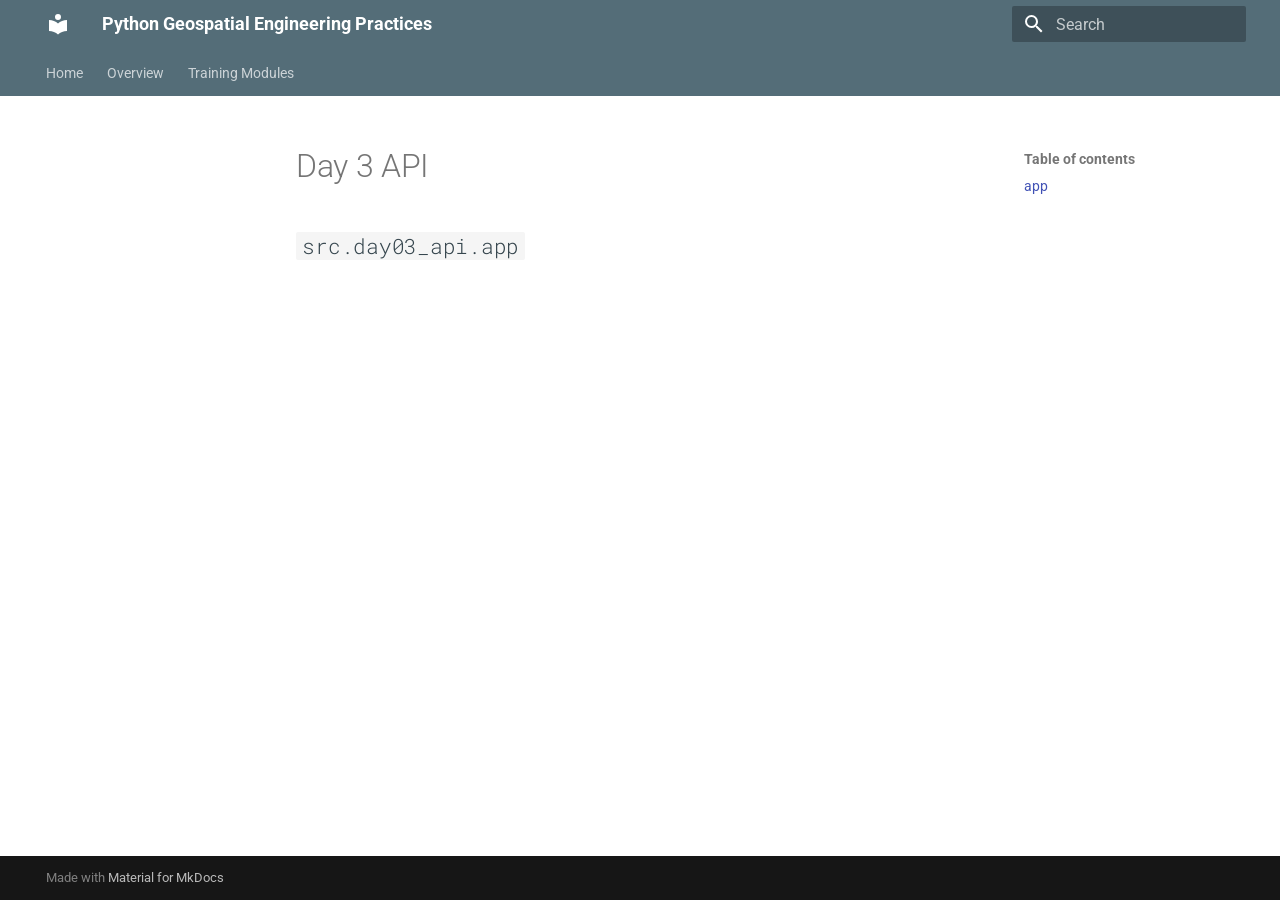
<file: python-prep-site/site/api/day03_api/index.html>
<!doctype html>
<html lang="en" class="no-js">
  <head>
    
      <meta charset="utf-8">
      <meta name="viewport" content="width=device-width,initial-scale=1">
      
        <meta name="description" content="Practical patterns and drills for high-quality Python development with geospatial data">
      
      
      
      
      
      
      <link rel="icon" href="../../assets/images/favicon.png">
      <meta name="generator" content="mkdocs-1.6.1, mkdocs-material-9.6.16">
    
    
      
        <title>Day 3 API - Python Geospatial Engineering Practices</title>
      
    
    
      <link rel="stylesheet" href="../../assets/stylesheets/main.7e37652d.min.css">
      
        
        <link rel="stylesheet" href="../../assets/stylesheets/palette.06af60db.min.css">
      
      


    
    
      
    
    
      
        
        
        <link rel="preconnect" href="https://fonts.gstatic.com" crossorigin>
        <link rel="stylesheet" href="https://fonts.googleapis.com/css?family=Roboto:300,300i,400,400i,700,700i%7CRoboto+Mono:400,400i,700,700i&display=fallback">
        <style>:root{--md-text-font:"Roboto";--md-code-font:"Roboto Mono"}</style>
      
    
    
      <link rel="stylesheet" href="../../assets/_mkdocstrings.css">
    
      <link rel="stylesheet" href="../../stylesheets/extra.css">
    
    <script>__md_scope=new URL("../..",location),__md_hash=e=>[...e].reduce(((e,_)=>(e<<5)-e+_.charCodeAt(0)),0),__md_get=(e,_=localStorage,t=__md_scope)=>JSON.parse(_.getItem(t.pathname+"."+e)),__md_set=(e,_,t=localStorage,a=__md_scope)=>{try{t.setItem(a.pathname+"."+e,JSON.stringify(_))}catch(e){}}</script>
    
      

    
    
    
  </head>
  
  
    
    
      
    
    
    
    
    <body dir="ltr" data-md-color-scheme="default" data-md-color-primary="blue-grey" data-md-color-accent="red">
  
    
    <input class="md-toggle" data-md-toggle="drawer" type="checkbox" id="__drawer" autocomplete="off">
    <input class="md-toggle" data-md-toggle="search" type="checkbox" id="__search" autocomplete="off">
    <label class="md-overlay" for="__drawer"></label>
    <div data-md-component="skip">
      
        
        <a href="#day-3-api" class="md-skip">
          Skip to content
        </a>
      
    </div>
    <div data-md-component="announce">
      
    </div>
    
    
      

<header class="md-header" data-md-component="header">
  <nav class="md-header__inner md-grid" aria-label="Header">
    <a href="../.." title="Python Geospatial Engineering Practices" class="md-header__button md-logo" aria-label="Python Geospatial Engineering Practices" data-md-component="logo">
      
  
  <svg xmlns="http://www.w3.org/2000/svg" viewBox="0 0 24 24"><path d="M12 8a3 3 0 0 0 3-3 3 3 0 0 0-3-3 3 3 0 0 0-3 3 3 3 0 0 0 3 3m0 3.54C9.64 9.35 6.5 8 3 8v11c3.5 0 6.64 1.35 9 3.54 2.36-2.19 5.5-3.54 9-3.54V8c-3.5 0-6.64 1.35-9 3.54"/></svg>

    </a>
    <label class="md-header__button md-icon" for="__drawer">
      
      <svg xmlns="http://www.w3.org/2000/svg" viewBox="0 0 24 24"><path d="M3 6h18v2H3zm0 5h18v2H3zm0 5h18v2H3z"/></svg>
    </label>
    <div class="md-header__title" data-md-component="header-title">
      <div class="md-header__ellipsis">
        <div class="md-header__topic">
          <span class="md-ellipsis">
            Python Geospatial Engineering Practices
          </span>
        </div>
        <div class="md-header__topic" data-md-component="header-topic">
          <span class="md-ellipsis">
            
              Day 3 API
            
          </span>
        </div>
      </div>
    </div>
    
      
        <form class="md-header__option" data-md-component="palette">
  
    
    
    
    <input class="md-option" data-md-color-media="" data-md-color-scheme="default" data-md-color-primary="blue-grey" data-md-color-accent="red"  aria-hidden="true"  type="radio" name="__palette" id="__palette_0">
    
  
    
    
    
    <input class="md-option" data-md-color-media="" data-md-color-scheme="slate" data-md-color-primary="blue-grey" data-md-color-accent="red"  aria-hidden="true"  type="radio" name="__palette" id="__palette_1">
    
  
</form>
      
    
    
      <script>var palette=__md_get("__palette");if(palette&&palette.color){if("(prefers-color-scheme)"===palette.color.media){var media=matchMedia("(prefers-color-scheme: light)"),input=document.querySelector(media.matches?"[data-md-color-media='(prefers-color-scheme: light)']":"[data-md-color-media='(prefers-color-scheme: dark)']");palette.color.media=input.getAttribute("data-md-color-media"),palette.color.scheme=input.getAttribute("data-md-color-scheme"),palette.color.primary=input.getAttribute("data-md-color-primary"),palette.color.accent=input.getAttribute("data-md-color-accent")}for(var[key,value]of Object.entries(palette.color))document.body.setAttribute("data-md-color-"+key,value)}</script>
    
    
    
      
      
        <label class="md-header__button md-icon" for="__search">
          
          <svg xmlns="http://www.w3.org/2000/svg" viewBox="0 0 24 24"><path d="M9.5 3A6.5 6.5 0 0 1 16 9.5c0 1.61-.59 3.09-1.56 4.23l.27.27h.79l5 5-1.5 1.5-5-5v-.79l-.27-.27A6.52 6.52 0 0 1 9.5 16 6.5 6.5 0 0 1 3 9.5 6.5 6.5 0 0 1 9.5 3m0 2C7 5 5 7 5 9.5S7 14 9.5 14 14 12 14 9.5 12 5 9.5 5"/></svg>
        </label>
        <div class="md-search" data-md-component="search" role="dialog">
  <label class="md-search__overlay" for="__search"></label>
  <div class="md-search__inner" role="search">
    <form class="md-search__form" name="search">
      <input type="text" class="md-search__input" name="query" aria-label="Search" placeholder="Search" autocapitalize="off" autocorrect="off" autocomplete="off" spellcheck="false" data-md-component="search-query" required>
      <label class="md-search__icon md-icon" for="__search">
        
        <svg xmlns="http://www.w3.org/2000/svg" viewBox="0 0 24 24"><path d="M9.5 3A6.5 6.5 0 0 1 16 9.5c0 1.61-.59 3.09-1.56 4.23l.27.27h.79l5 5-1.5 1.5-5-5v-.79l-.27-.27A6.52 6.52 0 0 1 9.5 16 6.5 6.5 0 0 1 3 9.5 6.5 6.5 0 0 1 9.5 3m0 2C7 5 5 7 5 9.5S7 14 9.5 14 14 12 14 9.5 12 5 9.5 5"/></svg>
        
        <svg xmlns="http://www.w3.org/2000/svg" viewBox="0 0 24 24"><path d="M20 11v2H8l5.5 5.5-1.42 1.42L4.16 12l7.92-7.92L13.5 5.5 8 11z"/></svg>
      </label>
      <nav class="md-search__options" aria-label="Search">
        
        <button type="reset" class="md-search__icon md-icon" title="Clear" aria-label="Clear" tabindex="-1">
          
          <svg xmlns="http://www.w3.org/2000/svg" viewBox="0 0 24 24"><path d="M19 6.41 17.59 5 12 10.59 6.41 5 5 6.41 10.59 12 5 17.59 6.41 19 12 13.41 17.59 19 19 17.59 13.41 12z"/></svg>
        </button>
      </nav>
      
        <div class="md-search__suggest" data-md-component="search-suggest"></div>
      
    </form>
    <div class="md-search__output">
      <div class="md-search__scrollwrap" tabindex="0" data-md-scrollfix>
        <div class="md-search-result" data-md-component="search-result">
          <div class="md-search-result__meta">
            Initializing search
          </div>
          <ol class="md-search-result__list" role="presentation"></ol>
        </div>
      </div>
    </div>
  </div>
</div>
      
    
    
  </nav>
  
</header>
    
    <div class="md-container" data-md-component="container">
      
      
        
          
            
<nav class="md-tabs" aria-label="Tabs" data-md-component="tabs">
  <div class="md-grid">
    <ul class="md-tabs__list">
      
        
  
  
  
  
    <li class="md-tabs__item">
      <a href="../.." class="md-tabs__link">
        
  
  
    
  
  Home

      </a>
    </li>
  

      
        
  
  
  
  
    
    
      <li class="md-tabs__item">
        <a href="../../study_plan/" class="md-tabs__link">
          
  
  
  Overview

        </a>
      </li>
    
  

      
        
  
  
  
  
    
    
      
  
  
  
  
    
    
      <li class="md-tabs__item">
        <a href="../../day01_concurrency/" class="md-tabs__link">
          
  
  
  Training Modules

        </a>
      </li>
    
  

    
  

      
    </ul>
  </div>
</nav>
          
        
      
      <main class="md-main" data-md-component="main">
        <div class="md-main__inner md-grid">
          
            
              
              <div class="md-sidebar md-sidebar--primary" data-md-component="sidebar" data-md-type="navigation" >
                <div class="md-sidebar__scrollwrap">
                  <div class="md-sidebar__inner">
                    


  


<nav class="md-nav md-nav--primary md-nav--lifted" aria-label="Navigation" data-md-level="0">
  <label class="md-nav__title" for="__drawer">
    <a href="../.." title="Python Geospatial Engineering Practices" class="md-nav__button md-logo" aria-label="Python Geospatial Engineering Practices" data-md-component="logo">
      
  
  <svg xmlns="http://www.w3.org/2000/svg" viewBox="0 0 24 24"><path d="M12 8a3 3 0 0 0 3-3 3 3 0 0 0-3-3 3 3 0 0 0-3 3 3 3 0 0 0 3 3m0 3.54C9.64 9.35 6.5 8 3 8v11c3.5 0 6.64 1.35 9 3.54 2.36-2.19 5.5-3.54 9-3.54V8c-3.5 0-6.64 1.35-9 3.54"/></svg>

    </a>
    Python Geospatial Engineering Practices
  </label>
  
  <ul class="md-nav__list" data-md-scrollfix>
    
      
      
  
  
  
  
    <li class="md-nav__item">
      <a href="../.." class="md-nav__link">
        
  
  
  <span class="md-ellipsis">
    Home
    
  </span>
  

      </a>
    </li>
  

    
      
      
  
  
  
  
    
    
    
    
      
      
        
      
    
    
    <li class="md-nav__item md-nav__item--nested">
      
        
        
        <input class="md-nav__toggle md-toggle " type="checkbox" id="__nav_2" >
        
          
          <label class="md-nav__link" for="__nav_2" id="__nav_2_label" tabindex="0">
            
  
  
  <span class="md-ellipsis">
    Overview
    
  </span>
  

            <span class="md-nav__icon md-icon"></span>
          </label>
        
        <nav class="md-nav" data-md-level="1" aria-labelledby="__nav_2_label" aria-expanded="false">
          <label class="md-nav__title" for="__nav_2">
            <span class="md-nav__icon md-icon"></span>
            Overview
          </label>
          <ul class="md-nav__list" data-md-scrollfix>
            
              
                
  
  
  
  
    <li class="md-nav__item">
      <a href="../../study_plan/" class="md-nav__link">
        
  
  
  <span class="md-ellipsis">
    Study Plan
    
  </span>
  

      </a>
    </li>
  

              
            
          </ul>
        </nav>
      
    </li>
  

    
      
      
  
  
  
  
    
    
    
    
      
      
        
      
    
    
    <li class="md-nav__item md-nav__item--nested">
      
        
        
        <input class="md-nav__toggle md-toggle " type="checkbox" id="__nav_3" >
        
          
          <label class="md-nav__link" for="__nav_3" id="__nav_3_label" tabindex="0">
            
  
  
  <span class="md-ellipsis">
    Training Modules
    
  </span>
  

            <span class="md-nav__icon md-icon"></span>
          </label>
        
        <nav class="md-nav" data-md-level="1" aria-labelledby="__nav_3_label" aria-expanded="false">
          <label class="md-nav__title" for="__nav_3">
            <span class="md-nav__icon md-icon"></span>
            Training Modules
          </label>
          <ul class="md-nav__list" data-md-scrollfix>
            
              
                
  
  
  
  
    
    
    
    
      
      
        
      
    
    
    <li class="md-nav__item md-nav__item--nested">
      
        
        
        <input class="md-nav__toggle md-toggle " type="checkbox" id="__nav_3_1" >
        
          
          <label class="md-nav__link" for="__nav_3_1" id="__nav_3_1_label" tabindex="0">
            
  
  
  <span class="md-ellipsis">
    Day 01 - Concurrency
    
  </span>
  

            <span class="md-nav__icon md-icon"></span>
          </label>
        
        <nav class="md-nav" data-md-level="2" aria-labelledby="__nav_3_1_label" aria-expanded="false">
          <label class="md-nav__title" for="__nav_3_1">
            <span class="md-nav__icon md-icon"></span>
            Day 01 - Concurrency
          </label>
          <ul class="md-nav__list" data-md-scrollfix>
            
              
                
  
  
  
  
    <li class="md-nav__item">
      <a href="../../day01_concurrency/" class="md-nav__link">
        
  
  
  <span class="md-ellipsis">
    Overview
    
  </span>
  

      </a>
    </li>
  

              
            
          </ul>
        </nav>
      
    </li>
  

              
            
              
                
  
  
  
  
    
    
    
    
      
      
        
      
    
    
    <li class="md-nav__item md-nav__item--nested">
      
        
        
        <input class="md-nav__toggle md-toggle " type="checkbox" id="__nav_3_2" >
        
          
          <label class="md-nav__link" for="__nav_3_2" id="__nav_3_2_label" tabindex="0">
            
  
  
  <span class="md-ellipsis">
    Day 02 - Oop
    
  </span>
  

            <span class="md-nav__icon md-icon"></span>
          </label>
        
        <nav class="md-nav" data-md-level="2" aria-labelledby="__nav_3_2_label" aria-expanded="false">
          <label class="md-nav__title" for="__nav_3_2">
            <span class="md-nav__icon md-icon"></span>
            Day 02 - Oop
          </label>
          <ul class="md-nav__list" data-md-scrollfix>
            
              
                
  
  
  
  
    <li class="md-nav__item">
      <a href="../../day02_oop/" class="md-nav__link">
        
  
  
  <span class="md-ellipsis">
    Overview
    
  </span>
  

      </a>
    </li>
  

              
            
          </ul>
        </nav>
      
    </li>
  

              
            
              
                
  
  
  
  
    
    
    
    
      
      
        
      
    
    
    <li class="md-nav__item md-nav__item--nested">
      
        
        
        <input class="md-nav__toggle md-toggle " type="checkbox" id="__nav_3_3" >
        
          
          <label class="md-nav__link" for="__nav_3_3" id="__nav_3_3_label" tabindex="0">
            
  
  
  <span class="md-ellipsis">
    Day 03 - Api
    
  </span>
  

            <span class="md-nav__icon md-icon"></span>
          </label>
        
        <nav class="md-nav" data-md-level="2" aria-labelledby="__nav_3_3_label" aria-expanded="false">
          <label class="md-nav__title" for="__nav_3_3">
            <span class="md-nav__icon md-icon"></span>
            Day 03 - Api
          </label>
          <ul class="md-nav__list" data-md-scrollfix>
            
              
                
  
  
  
  
    <li class="md-nav__item">
      <a href="../../day03_api/" class="md-nav__link">
        
  
  
  <span class="md-ellipsis">
    Overview
    
  </span>
  

      </a>
    </li>
  

              
            
          </ul>
        </nav>
      
    </li>
  

              
            
              
                
  
  
  
  
    
    
    
    
      
      
        
      
    
    
    <li class="md-nav__item md-nav__item--nested">
      
        
        
        <input class="md-nav__toggle md-toggle " type="checkbox" id="__nav_3_4" >
        
          
          <label class="md-nav__link" for="__nav_3_4" id="__nav_3_4_label" tabindex="0">
            
  
  
  <span class="md-ellipsis">
    Day 04 - Testing
    
  </span>
  

            <span class="md-nav__icon md-icon"></span>
          </label>
        
        <nav class="md-nav" data-md-level="2" aria-labelledby="__nav_3_4_label" aria-expanded="false">
          <label class="md-nav__title" for="__nav_3_4">
            <span class="md-nav__icon md-icon"></span>
            Day 04 - Testing
          </label>
          <ul class="md-nav__list" data-md-scrollfix>
            
              
                
  
  
  
  
    <li class="md-nav__item">
      <a href="../../day04_testing/" class="md-nav__link">
        
  
  
  <span class="md-ellipsis">
    Overview
    
  </span>
  

      </a>
    </li>
  

              
            
          </ul>
        </nav>
      
    </li>
  

              
            
              
                
  
  
  
  
    
    
    
    
      
      
        
      
    
    
    <li class="md-nav__item md-nav__item--nested">
      
        
        
        <input class="md-nav__toggle md-toggle " type="checkbox" id="__nav_3_5" >
        
          
          <label class="md-nav__link" for="__nav_3_5" id="__nav_3_5_label" tabindex="0">
            
  
  
  <span class="md-ellipsis">
    Day 05 - Data
    
  </span>
  

            <span class="md-nav__icon md-icon"></span>
          </label>
        
        <nav class="md-nav" data-md-level="2" aria-labelledby="__nav_3_5_label" aria-expanded="false">
          <label class="md-nav__title" for="__nav_3_5">
            <span class="md-nav__icon md-icon"></span>
            Day 05 - Data
          </label>
          <ul class="md-nav__list" data-md-scrollfix>
            
              
                
  
  
  
  
    <li class="md-nav__item">
      <a href="../../day05_data/" class="md-nav__link">
        
  
  
  <span class="md-ellipsis">
    Overview
    
  </span>
  

      </a>
    </li>
  

              
            
          </ul>
        </nav>
      
    </li>
  

              
            
              
                
  
  
  
  
    
    
    
    
      
      
        
      
    
    
    <li class="md-nav__item md-nav__item--nested">
      
        
        
        <input class="md-nav__toggle md-toggle " type="checkbox" id="__nav_3_6" >
        
          
          <label class="md-nav__link" for="__nav_3_6" id="__nav_3_6_label" tabindex="0">
            
  
  
  <span class="md-ellipsis">
    Day 06 - Perf
    
  </span>
  

            <span class="md-nav__icon md-icon"></span>
          </label>
        
        <nav class="md-nav" data-md-level="2" aria-labelledby="__nav_3_6_label" aria-expanded="false">
          <label class="md-nav__title" for="__nav_3_6">
            <span class="md-nav__icon md-icon"></span>
            Day 06 - Perf
          </label>
          <ul class="md-nav__list" data-md-scrollfix>
            
              
                
  
  
  
  
    <li class="md-nav__item">
      <a href="../../day06_perf/" class="md-nav__link">
        
  
  
  <span class="md-ellipsis">
    Overview
    
  </span>
  

      </a>
    </li>
  

              
            
          </ul>
        </nav>
      
    </li>
  

              
            
              
                
  
  
  
  
    
    
    
    
      
      
        
      
    
    
    <li class="md-nav__item md-nav__item--nested">
      
        
        
        <input class="md-nav__toggle md-toggle " type="checkbox" id="__nav_3_7" >
        
          
          <label class="md-nav__link" for="__nav_3_7" id="__nav_3_7_label" tabindex="0">
            
  
  
  <span class="md-ellipsis">
    Day 07 - Mock
    
  </span>
  

            <span class="md-nav__icon md-icon"></span>
          </label>
        
        <nav class="md-nav" data-md-level="2" aria-labelledby="__nav_3_7_label" aria-expanded="false">
          <label class="md-nav__title" for="__nav_3_7">
            <span class="md-nav__icon md-icon"></span>
            Day 07 - Mock
          </label>
          <ul class="md-nav__list" data-md-scrollfix>
            
              
                
  
  
  
  
    <li class="md-nav__item">
      <a href="../../day07_mock/" class="md-nav__link">
        
  
  
  <span class="md-ellipsis">
    Overview
    
  </span>
  

      </a>
    </li>
  

              
            
          </ul>
        </nav>
      
    </li>
  

              
            
          </ul>
        </nav>
      
    </li>
  

    
  </ul>
</nav>
                  </div>
                </div>
              </div>
            
            
              
              <div class="md-sidebar md-sidebar--secondary" data-md-component="sidebar" data-md-type="toc" >
                <div class="md-sidebar__scrollwrap">
                  <div class="md-sidebar__inner">
                    

<nav class="md-nav md-nav--secondary" aria-label="Table of contents">
  
  
  
    
  
  
    <label class="md-nav__title" for="__toc">
      <span class="md-nav__icon md-icon"></span>
      Table of contents
    </label>
    <ul class="md-nav__list" data-md-component="toc" data-md-scrollfix>
      
        <li class="md-nav__item">
  <a href="#src.day03_api.app" class="md-nav__link">
    <span class="md-ellipsis">
      app
    </span>
  </a>
  
</li>
      
    </ul>
  
</nav>
                  </div>
                </div>
              </div>
            
          
          
            <div class="md-content" data-md-component="content">
              <article class="md-content__inner md-typeset">
                
                  



<h1 id="day-3-api">Day 3 API</h1>


<div class="doc doc-object doc-module">



<h2 id="src.day03_api.app" class="doc doc-heading">
            <code>src.day03_api.app</code>


</h2>

    <div class="doc doc-contents first">









  <div class="doc doc-children">











  </div>

    </div>

</div>












                
              </article>
            </div>
          
          
<script>var target=document.getElementById(location.hash.slice(1));target&&target.name&&(target.checked=target.name.startsWith("__tabbed_"))</script>
        </div>
        
      </main>
      
        <footer class="md-footer">
  
  <div class="md-footer-meta md-typeset">
    <div class="md-footer-meta__inner md-grid">
      <div class="md-copyright">
  
  
    Made with
    <a href="https://squidfunk.github.io/mkdocs-material/" target="_blank" rel="noopener">
      Material for MkDocs
    </a>
  
</div>
      
    </div>
  </div>
</footer>
      
    </div>
    <div class="md-dialog" data-md-component="dialog">
      <div class="md-dialog__inner md-typeset"></div>
    </div>
    
    
    
      
      <script id="__config" type="application/json">{"base": "../..", "features": ["navigation.tabs", "navigation.sections", "toc.follow", "search.suggest", "content.code.copy"], "search": "../../assets/javascripts/workers/search.d50fe291.min.js", "tags": null, "translations": {"clipboard.copied": "Copied to clipboard", "clipboard.copy": "Copy to clipboard", "search.result.more.one": "1 more on this page", "search.result.more.other": "# more on this page", "search.result.none": "No matching documents", "search.result.one": "1 matching document", "search.result.other": "# matching documents", "search.result.placeholder": "Type to start searching", "search.result.term.missing": "Missing", "select.version": "Select version"}, "version": null}</script>
    
    
      <script src="../../assets/javascripts/bundle.50899def.min.js"></script>
      
        <script src="../../javascripts/config.js"></script>
      
    
  </body>
</html>
</file>
<file: python-prep-site/site/assets/_mkdocstrings.css>
/* Avoid breaking parameter names, etc. in table cells. */
.doc-contents td code {
  word-break: normal !important;
}

/* No line break before first paragraph of descriptions. */
.doc-md-description,
.doc-md-description>p:first-child {
  display: inline;
}

/* No text transformation from Material for MkDocs for H5 headings. */
.md-typeset h5 .doc-object-name {
  text-transform: none;
}

/* Max width for docstring sections tables. */
.doc .md-typeset__table,
.doc .md-typeset__table table {
  display: table !important;
  width: 100%;
}

.doc .md-typeset__table tr {
  display: table-row;
}

/* Defaults in Spacy table style. */
.doc-param-default {
  float: right;
}

/* Parameter headings must be inline, not blocks. */
.doc-heading-parameter {
  display: inline;
}

/* Default font size for parameter headings. */
.md-typeset .doc-heading-parameter {
  font-size: inherit;
}

/* Prefer space on the right, not the left of parameter permalinks. */
.doc-heading-parameter .headerlink {
  margin-left: 0 !important;
  margin-right: 0.2rem;
}

/* Backward-compatibility: docstring section titles in bold. */
.doc-section-title {
  font-weight: bold;
}

/* Backlinks crumb separator. */
.doc-backlink-crumb {
  display: inline-flex;
  gap: .2rem;
  white-space: nowrap;
  align-items: center;
  vertical-align: middle;
}
.doc-backlink-crumb:not(:first-child)::before {
  background-color: var(--md-default-fg-color--lighter);
  content: "";
  display: inline;
  height: 1rem;
  --md-path-icon: url('data:image/svg+xml;charset=utf-8,<svg xmlns="http://www.w3.org/2000/svg" viewBox="0 0 24 24"><path d="M8.59 16.58 13.17 12 8.59 7.41 10 6l6 6-6 6z"/></svg>');
  -webkit-mask-image: var(--md-path-icon);
  mask-image: var(--md-path-icon);
  width: 1rem;
}
.doc-backlink-crumb.last {
  font-weight: bold;
}

/* Symbols in Navigation and ToC. */
:root, :host,
[data-md-color-scheme="default"] {
  --doc-symbol-parameter-fg-color: #df50af;
  --doc-symbol-attribute-fg-color: #953800;
  --doc-symbol-function-fg-color: #8250df;
  --doc-symbol-method-fg-color: #8250df;
  --doc-symbol-class-fg-color: #0550ae;
  --doc-symbol-module-fg-color: #5cad0f;

  --doc-symbol-parameter-bg-color: #df50af1a;
  --doc-symbol-attribute-bg-color: #9538001a;
  --doc-symbol-function-bg-color: #8250df1a;
  --doc-symbol-method-bg-color: #8250df1a;
  --doc-symbol-class-bg-color: #0550ae1a;
  --doc-symbol-module-bg-color: #5cad0f1a;
}

[data-md-color-scheme="slate"] {
  --doc-symbol-parameter-fg-color: #ffa8cc;
  --doc-symbol-attribute-fg-color: #ffa657;
  --doc-symbol-function-fg-color: #d2a8ff;
  --doc-symbol-method-fg-color: #d2a8ff;
  --doc-symbol-class-fg-color: #79c0ff;
  --doc-symbol-module-fg-color: #baff79;

  --doc-symbol-parameter-bg-color: #ffa8cc1a;
  --doc-symbol-attribute-bg-color: #ffa6571a;
  --doc-symbol-function-bg-color: #d2a8ff1a;
  --doc-symbol-method-bg-color: #d2a8ff1a;
  --doc-symbol-class-bg-color: #79c0ff1a;
  --doc-symbol-module-bg-color: #baff791a;
}

code.doc-symbol {
  border-radius: .1rem;
  font-size: .85em;
  padding: 0 .3em;
  font-weight: bold;
}

code.doc-symbol-parameter,
a code.doc-symbol-parameter {
  color: var(--doc-symbol-parameter-fg-color);
  background-color: var(--doc-symbol-parameter-bg-color);
}

code.doc-symbol-parameter::after {
  content: "param";
}

code.doc-symbol-attribute,
a code.doc-symbol-attribute {
  color: var(--doc-symbol-attribute-fg-color);
  background-color: var(--doc-symbol-attribute-bg-color);
}

code.doc-symbol-attribute::after {
  content: "attr";
}

code.doc-symbol-function,
a code.doc-symbol-function {
  color: var(--doc-symbol-function-fg-color);
  background-color: var(--doc-symbol-function-bg-color);
}

code.doc-symbol-function::after {
  content: "func";
}

code.doc-symbol-method,
a code.doc-symbol-method {
  color: var(--doc-symbol-method-fg-color);
  background-color: var(--doc-symbol-method-bg-color);
}

code.doc-symbol-method::after {
  content: "meth";
}

code.doc-symbol-class,
a code.doc-symbol-class {
  color: var(--doc-symbol-class-fg-color);
  background-color: var(--doc-symbol-class-bg-color);
}

code.doc-symbol-class::after {
  content: "class";
}

code.doc-symbol-module,
a code.doc-symbol-module {
  color: var(--doc-symbol-module-fg-color);
  background-color: var(--doc-symbol-module-bg-color);
}

code.doc-symbol-module::after {
  content: "mod";
}

.doc-signature .autorefs {
  color: inherit;
  border-bottom: 1px dotted currentcolor;
}
</file>
<file: python-prep-site/site/stylesheets/extra.css>
/* Brand-inspired colors */
:root {
    --md-primary-fg-color: #1e3a8a;
    --md-accent-fg-color: #dc2626;
    --brand-blue: #0050ff;
    --brand-red: #ff0000;
}

/* Progress bar */
.progress-bar {
    width: 100%;
    height: 25px;
    background: #e5e7eb;
    border-radius: 12px;
    overflow: hidden;
    margin: 20px 0;
}

.progress-fill {
    height: 100%;
    background: linear-gradient(90deg, var(--brand-blue), var(--brand-red));
    transition: width 0.5s ease;
    display: flex;
    align-items: center;
    justify-content: center;
    color: white;
    font-weight: bold;
}

/* Code blocks */
.highlight pre {
    border-left: 4px solid var(--md-accent-fg-color);
    border-radius: 4px;
}

/* Cards grid */
.grid.cards {
    display: grid;
    grid-template-columns: repeat(auto-fit, minmax(250px, 1fr));
    gap: 1rem;
    margin: 2rem 0;
}

.grid.cards > * {
    padding: 1rem;
    border: 1px solid var(--md-default-fg-color--lightest);
    border-radius: 8px;
    transition: transform 0.2s;
}

.grid.cards > *:hover {
    transform: translateY(-2px);
    box-shadow: 0 4px 12px rgba(0, 0, 0, 0.1);
}

/* Animation for checkboxes */
.task-list-control:checked {
    animation: checkmark 0.3s ease;
}

@keyframes checkmark {
    0% { transform: scale(1); }
    50% { transform: scale(1.2); }
    100% { transform: scale(1); }
}
</file>
